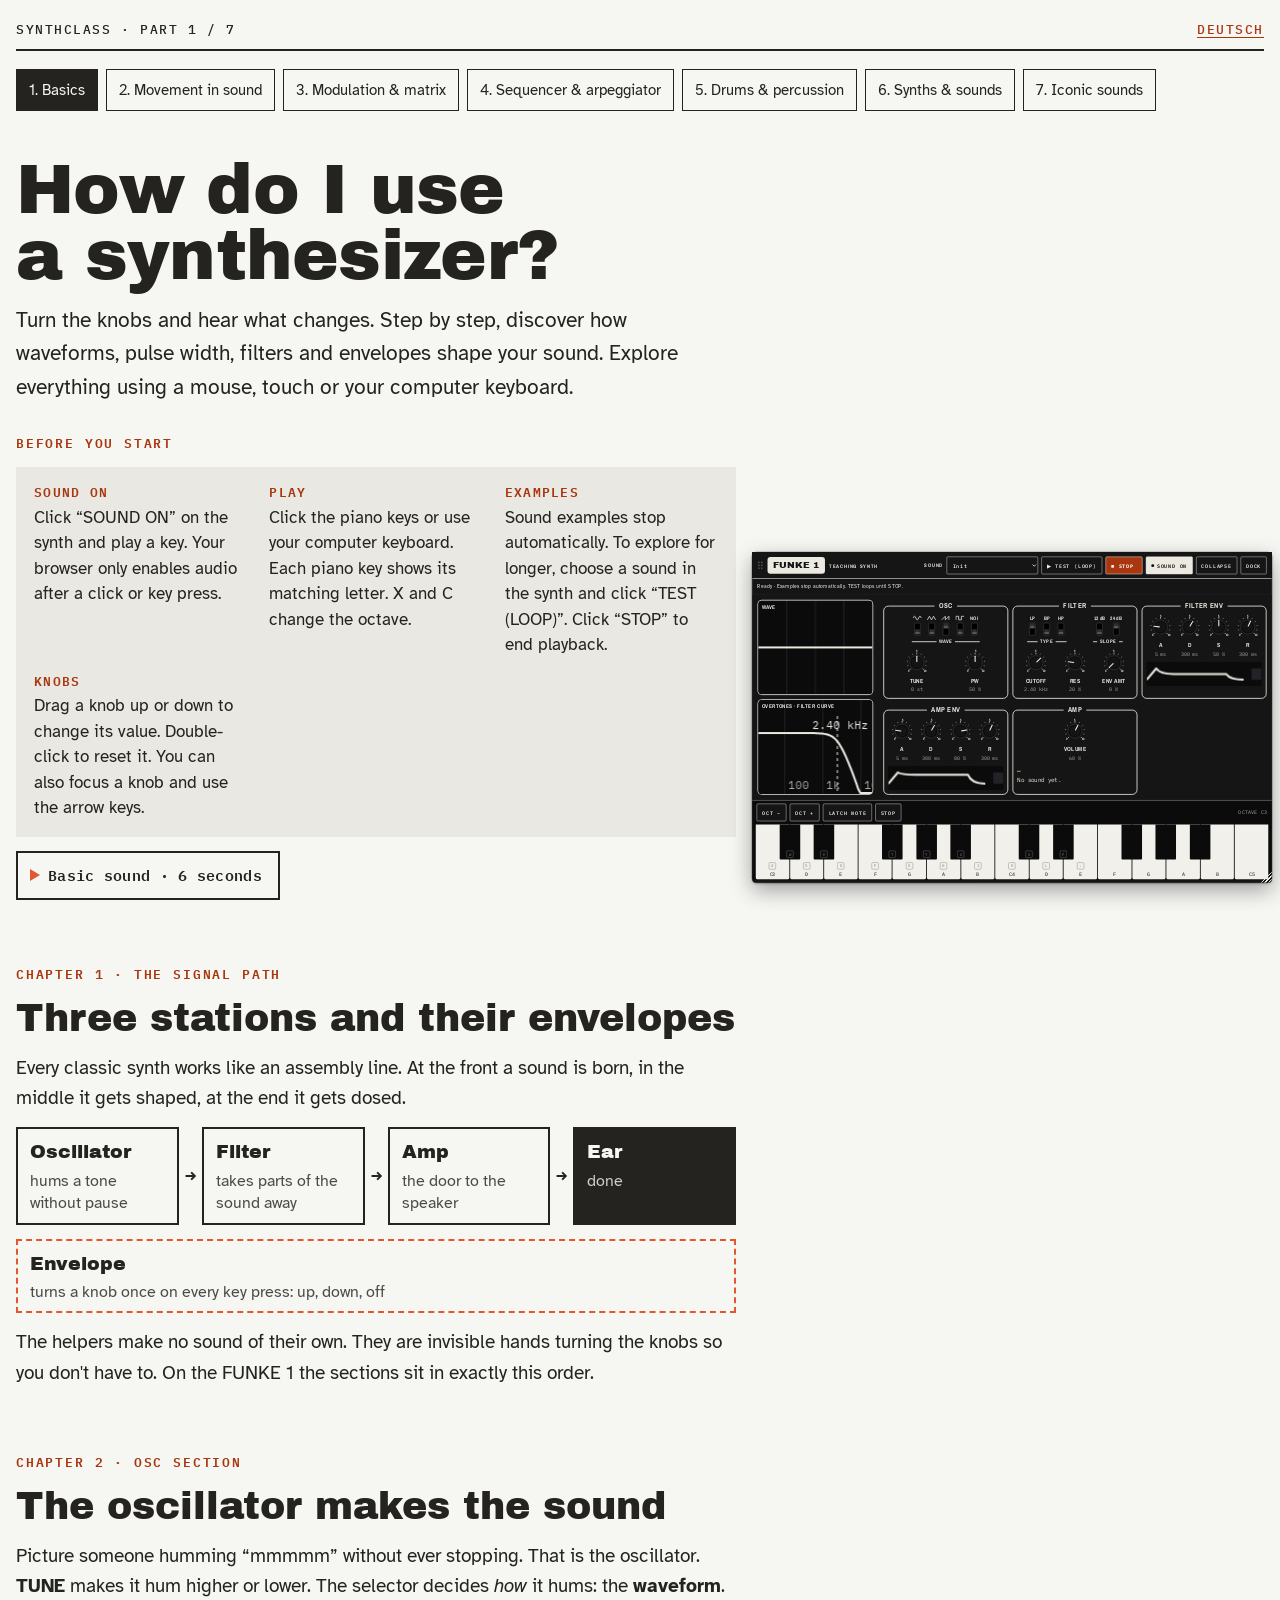
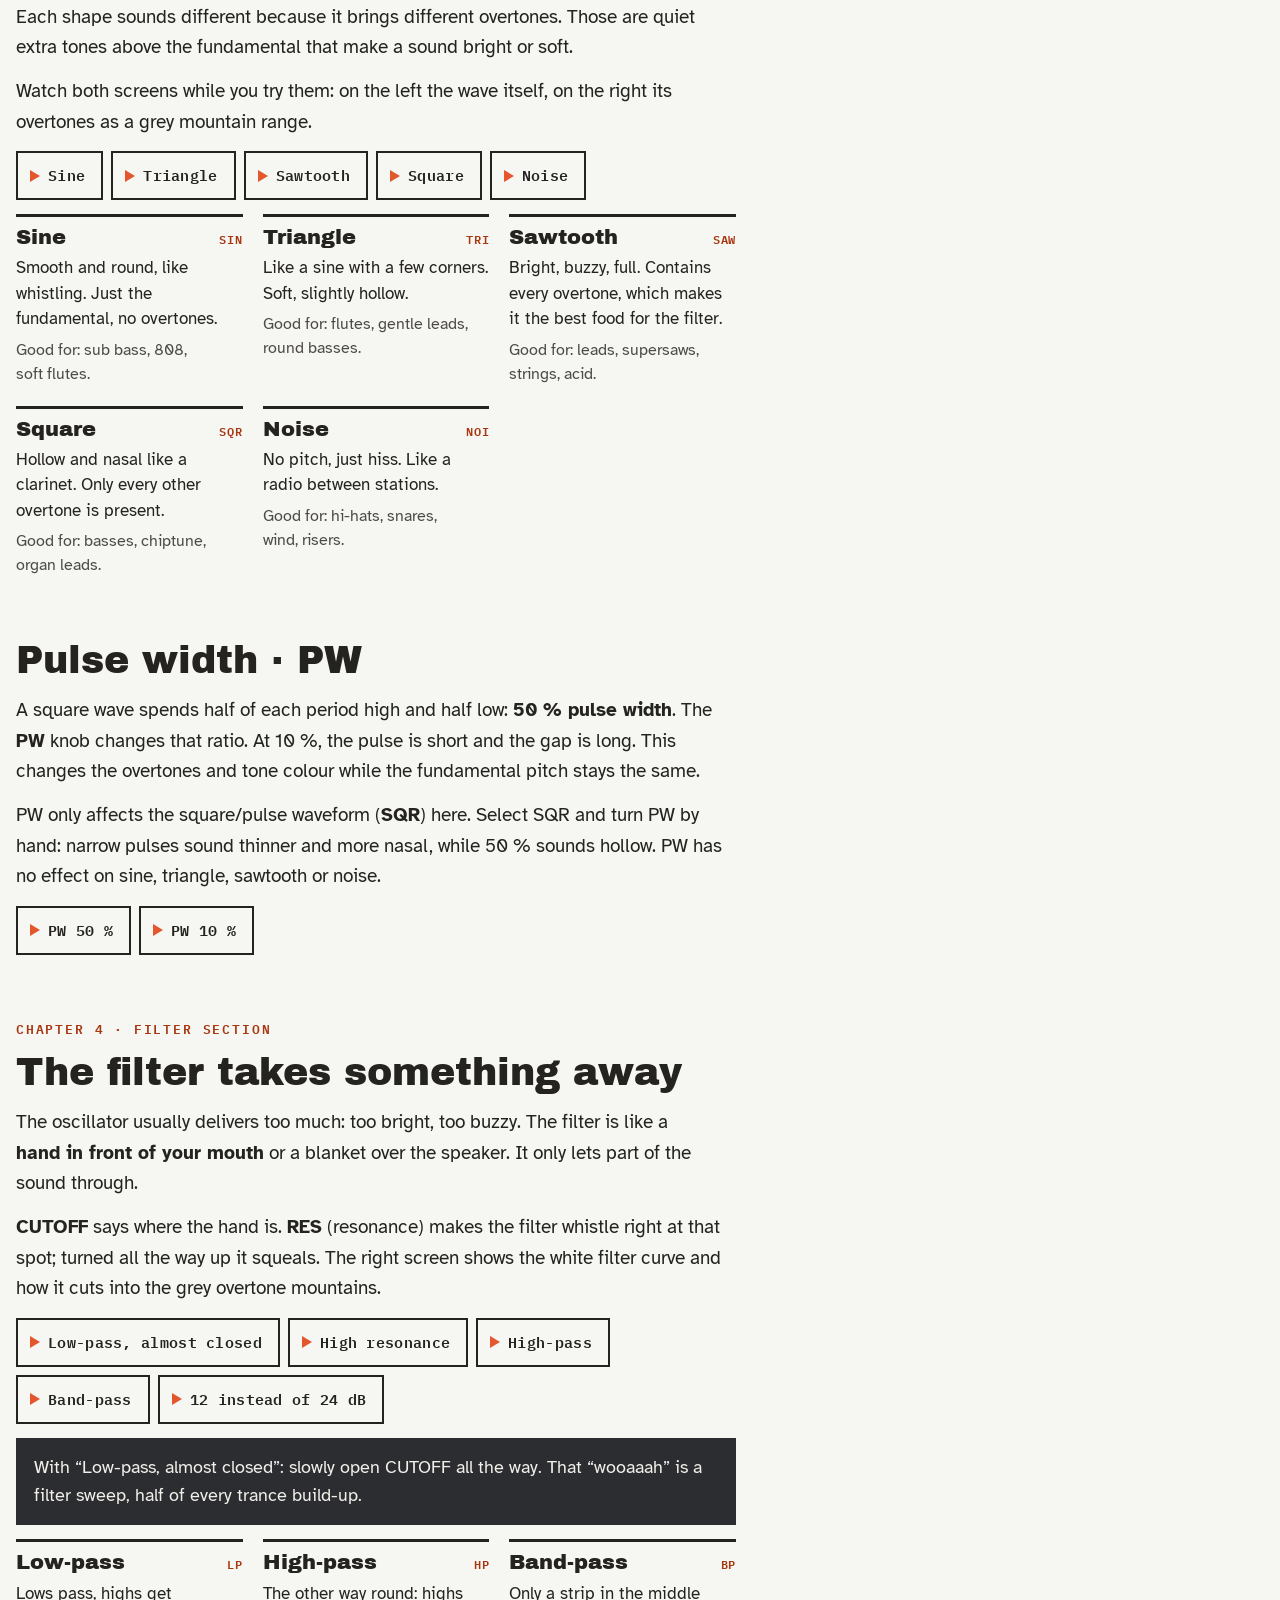
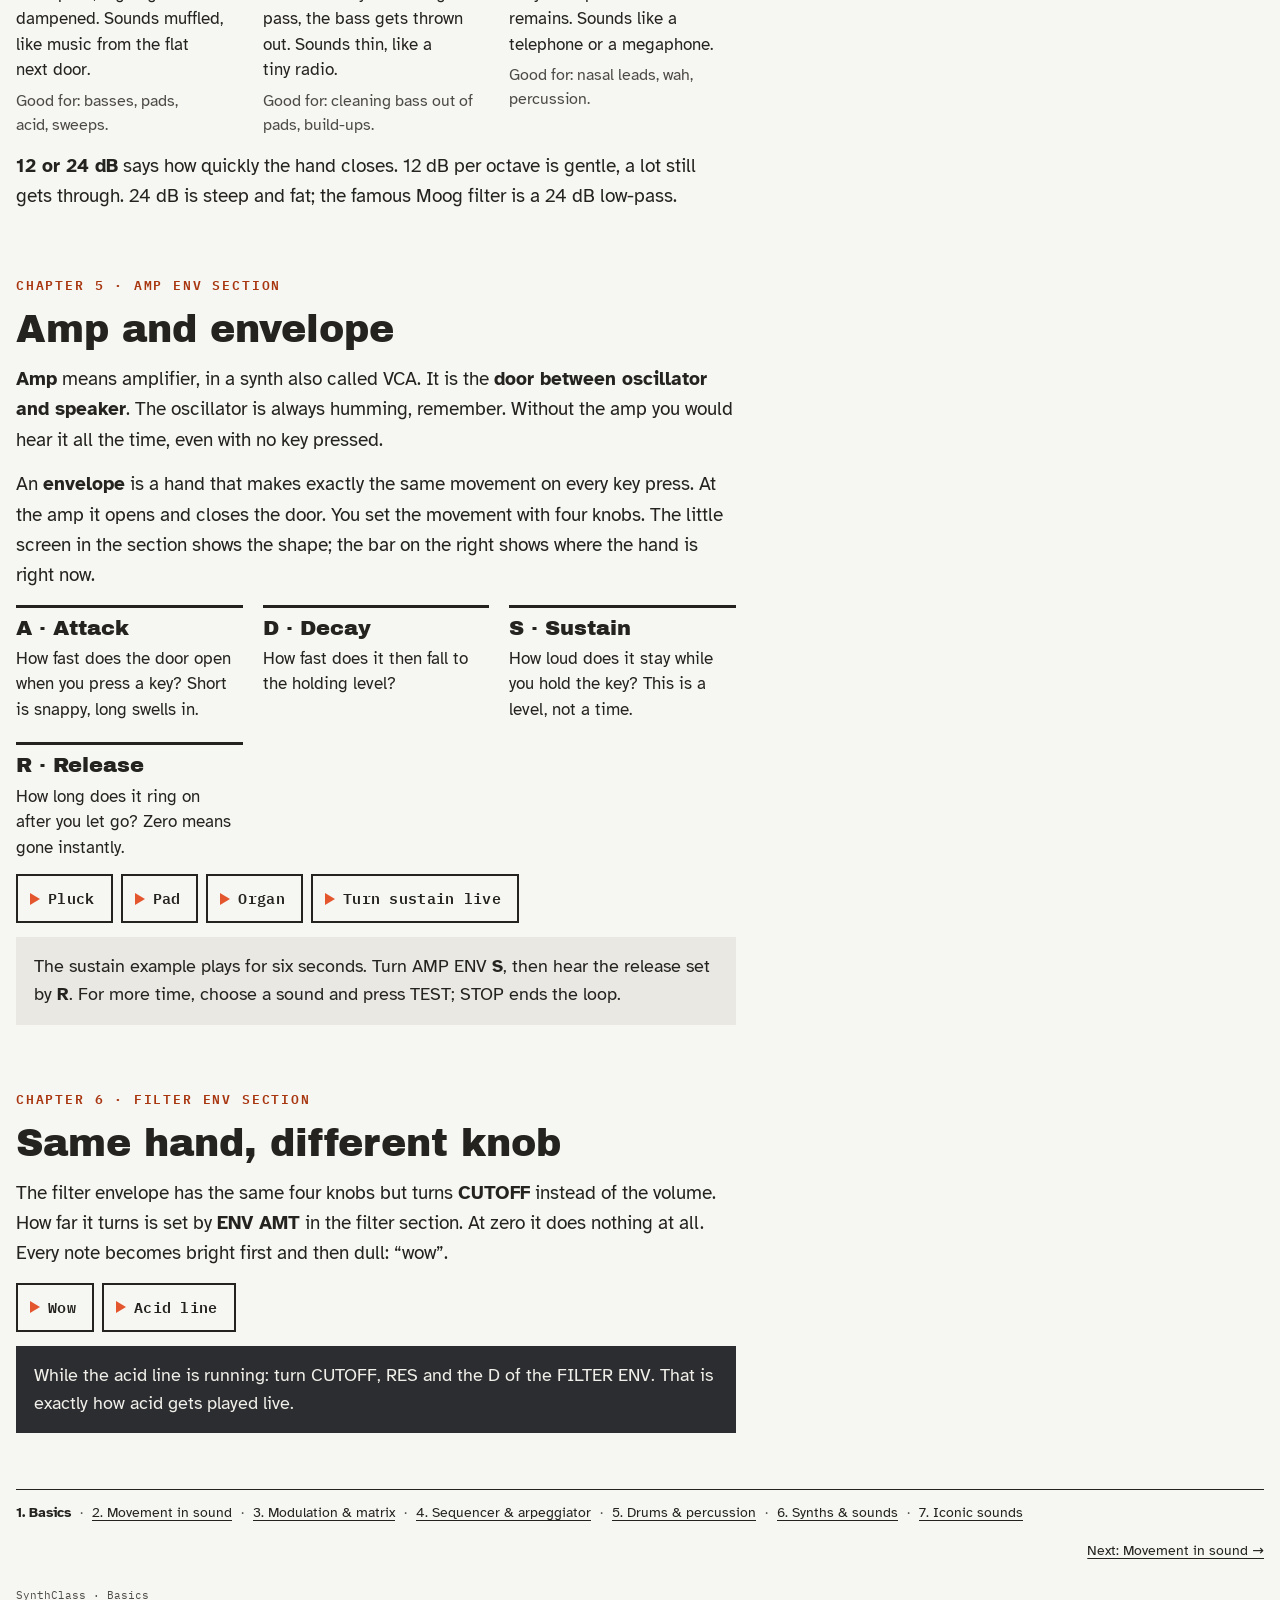
<file: index.html>
<!doctype html>
<html lang="en">
<head>
<meta charset="utf-8">
<meta name="viewport" content="width=device-width, initial-scale=1, viewport-fit=cover">
<title>SynthClass · 1. Basics</title>
<link rel="stylesheet" href="https://fonts.googleapis.com/css2?family=Archivo+Black&family=Atkinson+Hyperlegible:ital,wght@0,400;0,700;1,400&family=IBM+Plex+Mono:wght@400;500;600&family=Archivo+Narrow:wght@600;700&display=swap">
<style>
/* Layout: Lehrtext links zum Lesen, spielbarer Synth rechts klebend daneben; mobil steht der Synth oben. */
:root{
  --paper:#F6F6F3; --ink:#24231F; --muted:#4D4B45; --surface:#E9E8E3; --rule:#24231F;
  --accent:#E4572E; --accent-ink:#A8360F; --blue:#1F4FBF;
  --note-dark-bg:#2C2D30; --note-dark-fg:#F1EFE9;
  --panel:#24262A; --panel-2:#2D2F34; --panel-line:#3A3C42; --panel-edge:#15161A;
  --panel-text:#F5F3EE; --panel-label:#DAD7CF; --panel-dim:#B0ACA3; --panel-accent:#FFA27A; --panel-print:#E6E1D3;
  --knob-face:#33353A; --knob-track:#4A4C53; --led-off:#4A4C53; --led-on:#FF6A3D;
  --scope-bg:#17181B; --scope-grid:#2C2E33; --scope-line:#FF7A50; --curve:#9DB4F0; --spec:#5A5D65;
  --key-white:#ECEAE3; --key-white-ink:#55534D; --key-black:#141416; --key-bed:#0E0F11; --key-down:#FF6A3D;
  --f-display:'Archivo Black','Arial Black',Impact,sans-serif;
  --f-body:'Atkinson Hyperlegible',system-ui,-apple-system,'Segoe UI',sans-serif;
  --f-mono:'IBM Plex Mono',ui-monospace,'SFMono-Regular',Menlo,Consolas,monospace;
}
@media (prefers-color-scheme: dark){
  :root:not([data-theme="light"]){
    --paper:#1B1C1F; --ink:#E7E5DF; --muted:#BAB6AD; --surface:#26272B; --rule:#E7E5DF;
    --accent:#F0703F; --accent-ink:#FF9B70; --blue:#9DB4F0; --panel-edge:#45474D;
    --note-dark-bg:#33353A; --note-dark-fg:#F1EFE9; color-scheme:dark;
  }
}
:root[data-theme="dark"]{
  --paper:#1B1C1F; --ink:#E7E5DF; --muted:#BAB6AD; --surface:#26272B; --rule:#E7E5DF;
  --accent:#F0703F; --accent-ink:#FF9B70; --blue:#9DB4F0; --panel-edge:#45474D;
  --note-dark-bg:#33353A; --note-dark-fg:#F1EFE9; color-scheme:dark;
}
*{box-sizing:border-box}
body{background:var(--paper);color:var(--ink);font-family:var(--f-body);font-size:19px;line-height:1.6;
  padding-left:max(16px,env(safe-area-inset-left,0px));padding-right:max(16px,env(safe-area-inset-right,0px));padding-block:0 56px}
.page{max-width:1380px;margin:0 auto}
.top{display:flex;justify-content:space-between;align-items:baseline;gap:8px 16px;flex-wrap:wrap;border-bottom:2px solid var(--rule);padding:20px 0 8px;font-family:var(--f-mono);font-size:13px;letter-spacing:.12em;font-weight:500;text-transform:uppercase}
.hero{padding:28px 0 28px;display:flex;flex-direction:column;gap:14px;max-width:780px}
h1{font-family:var(--f-display);font-weight:400;font-size:clamp(38px,6.2vw,70px);line-height:.95;letter-spacing:-.01em;margin:0;text-wrap:balance}
.lead{font-size:21px;max-width:680px;margin:0}
.layout{display:grid;grid-template-columns:minmax(0,1fr);gap:40px}
.synth-col{order:-1;min-width:0}
@media (min-width:1100px){
  body:not(.is-floating) .layout{grid-template-columns:minmax(0,1fr) 620px;align-items:start}
  body:not(.is-floating) .synth-col{order:0;position:sticky;top:calc(env(safe-area-inset-top,0px) + 16px);max-height:calc(100vh - 32px);overflow:auto}
}
body.is-floating .synth-col{display:none}
.synth.floating{position:fixed;z-index:30;width:1240px;transform-origin:0 0;transform:scale(var(--s,1));overflow:visible;box-shadow:0 18px 50px rgba(0,0,0,.35),0 2px 6px rgba(0,0,0,.25)}
.synth.floating .s-head{cursor:grab;position:sticky;top:0;z-index:2}
.synth.floating.dragging .s-head{cursor:grabbing}
.synth.dragging{user-select:none;-webkit-user-select:none}
.grip{display:none;width:14px;height:22px;flex-shrink:0;align-self:center;background-image:radial-gradient(circle,var(--panel-dim) 1.6px,transparent 1.8px);background-size:7px 7px}
.synth.floating .grip{display:block}
.synth.min .secs,.synth.min .kbd{display:none}
.rz{display:none;position:absolute;right:0;bottom:0;width:26px;height:26px;cursor:nwse-resize;touch-action:none;z-index:3;
  background:linear-gradient(135deg,transparent 0 52%,var(--panel-label) 52% 57%,transparent 57% 67%,var(--panel-label) 67% 72%,transparent 72% 82%,var(--panel-label) 82% 87%,transparent 87%)}
.synth.floating .rz{display:block}
.synth.min .s-head{border-bottom:0}
@media (max-width:899px){#dock{display:none}}
/* Breites Fenster: Bildschirme links, Sektionen 3 x 2, flache Tastatur */
@container synth (min-width:1000px){
  .s-main{display:grid;grid-template-columns:minmax(260px,300px) minmax(0,1fr)}
  .synth.min .s-main{display:block}
  .synth.min .s-main .screens{grid-template-columns:1fr 1fr;grid-template-rows:auto;border-right:0}
  .synth.min .s-main .screen{min-height:0}
  .synth.min .s-main .screen canvas{position:static;height:150px}
  .s-main .screens{grid-template-columns:1fr;grid-template-rows:1fr 1fr;border-right:1px solid var(--panel-line)}
  .s-main .screen{min-height:150px}
  .s-main .screen canvas{position:absolute;inset:0;height:100%}
  .s-main .secs{grid-template-columns:repeat(3,minmax(0,1fr));border-top:0}
  .ctl{width:60px}
  .knobs{gap:6px}
  .s-main .sec{padding:18px 10px 10px;gap:10px}
  .keys{height:104px}
  .kbar{padding:6px 10px}
}
.text{display:flex;flex-direction:column;gap:64px;min-width:0;max-width:720px}
.chapter{display:flex;flex-direction:column;gap:14px;scroll-margin-top:24px}
.kicker{font-family:var(--f-mono);font-size:13px;letter-spacing:.14em;font-weight:600;color:var(--accent-ink);text-transform:uppercase}
h2{font-family:var(--f-display);font-weight:400;font-size:38px;line-height:1.05;margin:0;text-wrap:balance}
h3{font-family:var(--f-display);font-weight:400;font-size:21px;line-height:1.15;margin:0}
p{margin:0;text-wrap:pretty}
b{font-weight:700}
.howto{background:var(--surface);padding:16px 18px;display:grid;grid-template-columns:repeat(auto-fit,minmax(180px,1fr));gap:14px 22px;font-size:17px;line-height:1.5}
.howto div{display:flex;flex-direction:column;gap:2px}
.howto .k{font-family:var(--f-mono);font-size:13px;font-weight:600;letter-spacing:.1em;color:var(--accent-ink)}
.tries{display:flex;flex-wrap:wrap;gap:8px}
.try{font-family:var(--f-mono);font-size:15px;font-weight:600;letter-spacing:.02em;padding:10px 16px 10px 12px;min-height:48px;border:2px solid var(--ink);background:var(--paper);color:var(--ink);cursor:pointer;display:inline-flex;align-items:center;gap:8px;border-radius:0}
.try::before{content:"";width:0;height:0;border-left:10px solid var(--accent);border-top:6px solid transparent;border-bottom:6px solid transparent}
.try:hover{background:var(--surface)}
.try.on{background:var(--ink);color:var(--paper)}
.try:focus-visible,.pbtn:focus-visible,.sw button:focus-visible,.key:focus-visible,select:focus-visible{outline:3px solid var(--accent);outline-offset:2px}
.defs{display:grid;grid-template-columns:repeat(auto-fit,minmax(210px,1fr));gap:20px}
.def{border-top:3px solid var(--ink);padding-top:8px;display:flex;flex-direction:column;gap:6px;font-size:17px;line-height:1.5;min-width:0}
.def .head{display:flex;justify-content:space-between;align-items:baseline;gap:8px}
.def .tag{font-family:var(--f-mono);font-size:12px;font-weight:600;color:var(--accent-ink);letter-spacing:.06em}
.def .use{color:var(--muted);font-size:16px}
.note{background:var(--surface);padding:16px 18px;font-size:18px;line-height:1.55}
.note.dark{background:var(--note-dark-bg);color:var(--note-dark-fg)}
.chain{display:flex;flex-wrap:wrap;align-items:stretch;gap:6px}
.chain .box{border:2px solid var(--ink);padding:8px 12px;display:flex;flex-direction:column;gap:2px;min-width:0;flex:1 1 120px}
.chain .box .t{font-family:var(--f-display);font-size:19px}
.chain .box .s{font-size:16px;color:var(--muted);line-height:1.4}
.chain .arr{align-self:center;font-family:var(--f-mono);font-weight:600}
.chain .box.helper{border-style:dashed;border-color:var(--accent)}
.chain .box.ear{background:var(--ink);color:var(--paper)}
.chain .box.ear .s{color:var(--paper);opacity:.8}
.tablewrap{overflow-x:auto}
table{border-collapse:collapse;width:100%;min-width:560px;font-size:17px;line-height:1.45}
th{font-family:var(--f-mono);font-size:12px;letter-spacing:.1em;text-align:left;padding:8px 10px 8px 0;border-bottom:2px solid var(--rule)}
td{padding:8px 10px 8px 0;border-bottom:1px solid var(--muted);vertical-align:top}
td:first-child{font-weight:700;white-space:nowrap}
.recipes{display:grid;grid-template-columns:repeat(auto-fit,minmax(190px,1fr));gap:12px}
.recipe{background:var(--surface);border-top:4px solid var(--ink);padding:12px 14px 14px;display:flex;flex-direction:column;gap:8px;font-size:16px;line-height:1.4}
.recipe .row{display:flex;gap:8px}
.recipe .row span:first-child{width:64px;flex-shrink:0;font-family:var(--f-mono);font-size:12px;font-weight:600;color:var(--accent-ink);padding-top:2px}
.recipe .try{margin-top:6px;align-self:flex-start}
footer.foot{margin-top:56px;border-top:1px solid var(--rule);padding-top:10px;font-family:var(--f-mono);font-size:13px;color:var(--muted);display:flex;justify-content:space-between;gap:8px 16px;flex-wrap:wrap}

/* --- Synth panel (Hardware, immer dunkel) --- */
.synth{background:var(--panel);color:var(--panel-text);border:1px solid var(--panel-edge);border-radius:10px;overflow:hidden;container-type:inline-size;container-name:synth}
.krow{display:flex;gap:10px;align-items:center}
.krow .mini{flex:1;min-width:90px;height:62px}
.s-head{display:flex;align-items:center;justify-content:space-between;gap:10px;padding:10px 12px;background:var(--panel-2);border-bottom:1px solid var(--panel-line);flex-wrap:wrap}
.brand{display:flex;align-items:baseline;gap:10px}
.brand .n{font-family:var(--f-display);font-size:21px;letter-spacing:.08em}
.brand .d{font-family:var(--f-mono);font-size:11px;letter-spacing:.16em;color:var(--panel-dim)}
.s-head .ctrls{display:flex;gap:8px;align-items:center;flex-wrap:wrap}
.pbtn{font-family:var(--f-mono);font-size:13px;font-weight:600;letter-spacing:.08em;background:var(--panel);color:var(--panel-text);border:1px solid var(--panel-line);padding:8px 12px;min-height:42px;cursor:pointer;border-radius:4px;display:inline-flex;align-items:center;gap:6px}
.pbtn:hover{border-color:var(--panel-dim)}
.pbtn[aria-pressed="true"]{background:var(--led-on);color:var(--key-black);border-color:var(--led-on)}
.pbtn.power{background:var(--led-on);color:var(--key-black);border-color:var(--led-on)}
.pbtn.power[aria-pressed="true"]{background:var(--panel);color:var(--panel-text);border-color:var(--panel-line)}
.pbtn .dot{width:7px;height:7px;border-radius:50%;background:currentColor}
.synth select{font-family:var(--f-mono);font-size:13px;font-weight:600;letter-spacing:.06em;background:var(--panel);color:var(--panel-text);border:1px solid var(--panel-line);border-radius:4px;min-height:42px;padding:0 10px}
.screens{display:grid;grid-template-columns:1fr 1fr;gap:1px;background:var(--panel-line)}
@media (max-width:480px){.screens{grid-template-columns:1fr}}
.screen{background:var(--scope-bg);position:relative;min-width:0}
.screen canvas{display:block;width:100%;height:140px}
.screen .lbl{position:absolute;left:8px;top:6px;font-family:var(--f-mono);font-size:11px;letter-spacing:.14em;color:var(--panel-dim);pointer-events:none}
.secs{display:grid;grid-template-columns:repeat(auto-fit,minmax(280px,1fr));gap:22px 10px;padding:22px 12px 12px;background:var(--panel);border-top:1px solid var(--panel-line)}
.sec{border:1.5px solid var(--panel-print);border-radius:6px;padding:18px 12px 12px;display:flex;flex-direction:column;gap:12px;min-width:0}
.sec-name{align-self:flex-start;margin-top:-30px;background:var(--panel-print);color:var(--panel);font-family:var(--f-mono);font-weight:700;font-size:12px;line-height:1.3;letter-spacing:.14em;padding:3px 9px;border-radius:3px}
.swrow{display:flex;gap:6px 14px;flex-wrap:wrap;align-items:flex-start}
.swgrp{display:flex;flex-direction:column;gap:2px;border-radius:4px}
.swgrp .cap{font-family:var(--f-mono);font-size:10px;letter-spacing:.14em;color:var(--panel-dim);padding-left:4px}
.swgrp.hi{box-shadow:0 0 0 2px var(--led-on)}
.sw{display:flex;flex-wrap:wrap;gap:2px}
.sw button{background:none;border:0;padding:6px 6px 6px 5px;display:flex;flex-direction:row;align-items:center;gap:5px;cursor:pointer;color:var(--panel-label);font-family:var(--f-mono);font-size:12px;min-height:34px;border-radius:3px;white-space:nowrap}
.sw button:hover{background:var(--panel-2)}
.sw button .led{flex-shrink:0;width:9px;height:9px;border-radius:50%;background:var(--led-off)}
.sw button[aria-checked="true"]{color:var(--panel-text)}
.sw button[aria-checked="true"] .led{background:var(--led-on);box-shadow:0 0 6px var(--led-on)}
.knobs{display:flex;flex-wrap:wrap;gap:8px 8px}
.ctl{display:flex;flex-direction:column;align-items:center;gap:2px;width:64px}
.knob{width:54px;height:54px;touch-action:none;cursor:ns-resize;border-radius:50%;display:block}
.knob:focus-visible{outline:2px solid var(--led-on);outline-offset:2px}
.ctl .l{font-family:var(--f-mono);font-size:12px;letter-spacing:.06em;color:var(--panel-label);margin-top:4px}
.ctl .v{font-family:var(--f-mono);font-size:11px;color:var(--panel-dim);font-variant-numeric:tabular-nums;white-space:nowrap}
.ctl.hi .l{color:var(--led-on)}
.ctl.hi .knob{box-shadow:0 0 0 3px var(--led-on)}
.mini{display:block;width:100%;height:56px;background:var(--scope-bg);border-radius:3px}
.readout{font-family:var(--f-mono);font-size:14px;line-height:1.5;color:var(--panel-label);font-variant-numeric:tabular-nums}
.readout b{color:var(--panel-text);font-weight:600}
.kbd{background:var(--key-bed);border-top:1px solid var(--panel-line)}
.kbar{display:flex;align-items:center;gap:8px;flex-wrap:wrap;padding:8px 10px}
.kbar .hint{font-family:var(--f-mono);font-size:12px;color:var(--panel-dim);letter-spacing:.06em;margin-left:auto}
.keys{position:relative;height:130px;margin:0 8px 8px;display:flex;gap:2px;touch-action:none;user-select:none;-webkit-user-select:none}
.key{border:0;padding:0;cursor:pointer;font-family:var(--f-mono);font-size:12px;display:flex;flex-direction:column;align-items:center;justify-content:flex-end;gap:5px}
.key .kc{font-size:10px;line-height:15px;min-width:17px;padding:0 3px;border:1px solid currentColor;border-radius:3px;opacity:.7;text-align:center}
.key .nn{font-weight:600;line-height:1}
.key.w{flex:1;background:var(--key-white);color:var(--key-white-ink);border-radius:0 0 3px 3px;padding-bottom:6px;min-width:0}
.key.b{position:absolute;top:0;height:64%;background:var(--key-black);color:var(--panel-dim);border-radius:0 0 2px 2px;padding-bottom:4px;z-index:1}
.key.down{background:var(--key-down);color:var(--key-black)}
.toplinks{display:flex;gap:8px 20px;flex-wrap:wrap}
.top a{color:var(--accent-ink);text-decoration:underline;text-underline-offset:3px}
.navlink{font-family:var(--f-mono);font-size:14px;font-weight:600;color:var(--accent-ink)}
.toast{position:fixed;left:max(16px,env(safe-area-inset-left,0px));right:max(16px,env(safe-area-inset-right,0px));bottom:calc(16px + env(safe-area-inset-bottom,0px));z-index:20;background:var(--panel);color:var(--panel-text);border:1px solid var(--panel-line);padding:10px 12px;display:flex;align-items:center;gap:12px;justify-content:space-between;font-size:17px;max-width:620px;margin:0 auto}
@media (prefers-reduced-motion: reduce){*{scroll-behavior:auto!important}}
/* --- Siebdruck-Look: schwarze Platte, weißer Aufdruck, schwarze Knöpfe --- */
:root{
  --panel:#111214; --panel-2:#111214; --panel-line:#2A2B2F; --panel-edge:#000000;
  --panel-print:#ECE9E1; --panel-label:#ECE9E1; --panel-text:#ECE9E1; --panel-dim:#A9A69E; --panel-accent:#ECE9E1;
  --knob-face:#0B0B0C; --knob-skirt:#26272B; --knob-track:#34363B; --knob-arc:#ECE9E1;
  --led-off:#3A2A24; --scope-bg:#0B0B0C; --scope-grid:#222327;
  --key-white:#F2F0EA; --key-black:#0B0B0C; --key-bed:#0B0B0C;
}
.synth{background:var(--panel)}
.s-head{background:var(--panel);border-bottom:1.5px solid var(--panel-print)}
.brand .n{color:var(--panel-print);letter-spacing:.14em}
.secs,.s-main .secs{background:var(--panel)}
.sec-name{background:var(--panel);color:var(--panel-print);padding:2px 8px;margin-left:-4px}
.sub-name{color:var(--panel-print)}
.screens{gap:10px;padding:12px;background:var(--panel)}
.s-main .screens{border-right:0}
.screen{border:1.5px solid var(--panel-print);border-radius:4px;overflow:hidden}
.pbtn,.sw button,.tog,.synth select,.psel{background:var(--panel);border:1.5px solid var(--panel-print);color:var(--panel-print);box-shadow:none;border-radius:3px}
.pbtn:hover,.sw button:hover,.tog:hover{background:var(--panel-line)}
.sw{gap:6px}
.sw button{color:var(--panel-dim)}
.sw button[aria-checked="true"],.tog[aria-pressed="true"]{color:var(--panel-print)}
.pbtn[aria-pressed="true"]{background:var(--panel-print);color:var(--panel);border-color:var(--panel-print)}
.pbtn.power{background:var(--led-on);color:var(--key-black);border-color:var(--led-on)}
.pbtn.power[aria-pressed="true"]{background:var(--panel);color:var(--panel-print);border-color:var(--panel-print)}
.ctl .l{color:var(--panel-print)}
.kbd{background:var(--key-bed);border-top:1.5px solid var(--panel-print)}
.key.w{background:var(--key-white)}
.key.down,.key.w.down,.key.b.down{background:var(--key-down);color:var(--key-black)}

/* --- Frontplatten-Look: Siebdruck, Skalen, Schiebeschalter --- */
:root{--led-on:#ECE9E1;--key-down:#A8A49B;--scope-line:#ECE9E1;--curve:#ECE9E1;--spec:#3A3B40;--f-narrow:'Archivo Narrow','Arial Narrow',sans-serif;--panel:#151516;--panel-2:#151516;--knob-face:#141415;--knob-skirt:#0C0C0D;--knob-knurl:#5A5B60;--slot:#000000;--slot-edge:#55565B;--thumb-a:#2E2F33;--thumb-b:#55565B}
.synth{background:var(--panel)}
.sec{border:2px solid var(--panel-print);border-radius:12px;padding:20px 12px 12px}
.s-main .sec{padding:20px 10px 10px}
.secs{gap:26px 10px;padding:26px 12px 12px}
.sec-name{align-self:center;margin-top:-33px;margin-left:0;padding:0 10px;background:var(--panel);color:var(--panel-print);font-family:var(--f-narrow);font-weight:700;font-size:17px;letter-spacing:.06em;line-height:1.3;border-radius:0}
.sec-head{justify-content:center;margin-top:-33px}
.sub-name{font-family:var(--f-narrow);font-weight:700;font-size:13px;letter-spacing:.06em}
.brand .n{background:var(--panel-print);color:var(--panel);padding:3px 12px 2px;border-radius:7px;font-size:22px;letter-spacing:.04em}
.brand .d{font-family:var(--f-narrow);font-weight:700;font-size:12px;color:var(--panel-print)}
.s-head{border-bottom:2px solid var(--panel-print)}
.knobs{gap:6px 4px;justify-content:space-around}
.ctl{width:64px}
.knob{width:60px;height:60px;overflow:visible;border-radius:50%}
.knob .num{font-family:var(--f-narrow);font-weight:700;font-size:7.6px;fill:var(--panel-print)}
.knob .hl{opacity:0}
.ctl.hi .knob{box-shadow:none}
.ctl.hi .knob .hl{opacity:1}
.ctl.hi .l{background:var(--panel-print);color:var(--panel);padding:0 5px;border-radius:2px}
.ctl .l{font-family:var(--f-narrow);font-weight:700;font-size:14px;letter-spacing:.04em;margin-top:0;color:var(--panel-print)}
.ctl .v{font-size:11px}
.swrow{gap:8px 18px;justify-content:space-around}
.swgrp{flex-direction:column-reverse;align-items:stretch;gap:4px}
.swgrp .cap{display:flex;align-items:center;gap:6px;font-family:var(--f-narrow);font-weight:700;font-size:12px;letter-spacing:.08em;color:var(--panel-print);padding:0}
.swgrp .cap::before,.swgrp .cap::after{content:"";flex:1;height:1.5px;background:var(--panel-print);min-width:6px}
.swgrp.hi{box-shadow:none}
.swgrp.hi .slot{border-color:var(--led-on);box-shadow:0 0 0 2px var(--led-on)}
.sw{gap:8px;justify-content:center;flex-wrap:wrap}
.sw button,.tog{background:none!important;border:0!important;box-shadow:none!important;transform:none!important;padding:2px!important;min-height:0;min-width:26px;display:flex;flex-direction:column;align-items:center;gap:5px;color:var(--panel-print);cursor:pointer}
.sw button .sl,.tog .sl{font-family:var(--f-narrow);font-weight:700;font-size:12px;letter-spacing:.03em;line-height:13px;white-space:nowrap}
.glyph{width:22px;height:13px;display:block}
.slot{display:block;position:relative;width:15px;height:30px;background:var(--slot);border:1px solid var(--slot-edge);border-radius:3px}
.thumb{position:absolute;left:1px;right:1px;bottom:1px;height:13px;border-radius:2px;background:repeating-linear-gradient(0deg,var(--thumb-a) 0 2px,var(--thumb-b) 2px 3px)}
[aria-checked="true"] .thumb,[aria-pressed="true"] .thumb{bottom:15px}
.sw button:hover .slot,.tog:hover .slot{border-color:var(--panel-print)}
.sw button:focus-visible .slot,.tog:focus-visible .slot{outline:2px solid var(--led-on);outline-offset:2px}
.tog.hi .slot{border-color:var(--led-on);box-shadow:0 0 0 2px var(--led-on)}
.screen{border:2px solid var(--panel-print);border-radius:10px}
.screen .lbl{font-family:var(--f-narrow);font-weight:700;font-size:13px;color:var(--panel-print);letter-spacing:.06em}

</style>
<style>:root{padding-top:env(safe-area-inset-top,0px);padding-bottom:env(safe-area-inset-bottom,0px)}body{margin:0}[hidden]{display:none!important}img{max-width:100%}</style>
<link rel="stylesheet" href="course.css?v=429349cc2f">
</head>
<body data-course="1">
<div class="page">
  <div class="top"><div>SynthClass · Part 1 / 7</div><a href="de/index.html" hreflang="de">Deutsch</a></div><nav aria-label="Course pages" class="course-nav"><a href="index.html" aria-current="page">1. Basics</a><a href="advanced.html">2. Movement in sound</a><a href="modulation.html">3. Modulation & matrix</a><a href="sequencer.html">4. Sequencer & arpeggiator</a><a href="drums.html">5. Drums & percussion</a><a href="sounds.html">6. Synths & sounds</a><a href="iconic.html">7. Iconic sounds</a></nav><header class="hero"><h1>How do I use a synthesizer?</h1><p class="lead">Turn the knobs and hear what changes. Step by step, discover how waveforms, pulse width, filters and envelopes shape your sound. Explore everything using a mouse, touch or your computer keyboard.</p></header>

  <div class="layout">
    <main class="text"><section class="chapter" id="start">
        <div class="kicker">Before you start</div>
        <div class="howto"><div><span class="k">SOUND ON</span>Click “SOUND ON” on the synth and play a key. Your browser only enables audio after a click or key press.</div><div><span class="k">PLAY</span>Click the piano keys or use your computer keyboard. Each piano key shows its matching letter. X and C change the octave.</div><div><span class="k">EXAMPLES</span>Sound examples stop automatically. To explore for longer, choose a sound in the synth and click “TEST (LOOP)”. Click “STOP” to end playback.</div><div><span class="k">KNOBS</span>Drag a knob up or down to change its value. Double-click to reset it. You can also focus a knob and use the arrow keys.</div></div>
        <div class="tries"><button class="try" data-lesson="init">Basic sound · 6 seconds</button></div>
      </section>
<section class="chapter" id="path">
        <div class="kicker">Chapter 1 · The signal path</div>
        <h2>Three stations and their envelopes</h2>
        <p>Every classic synth works like an assembly line. At the front a sound is born, in the middle it gets shaped, at the end it gets dosed.</p>
        <div class="chain">
          <div class="box"><span class="t">Oscillator</span><span class="s">hums a tone without pause</span></div>
          <span class="arr">→</span>
          <div class="box"><span class="t">Filter</span><span class="s">takes parts of the sound away</span></div>
          <span class="arr">→</span>
          <div class="box"><span class="t">Amp</span><span class="s">the door to the speaker</span></div>
          <span class="arr">→</span>
          <div class="box ear"><span class="t">Ear</span><span class="s">done</span></div>
        </div>
        <div class="chain">
          <div class="box helper"><span class="t">Envelope</span><span class="s">turns a knob once on every key press: up, down, off</span></div>

        </div>
        <p>The helpers make no sound of their own. They are invisible hands turning the knobs so you don't have to. On the FUNKE 1 the sections sit in exactly this order.</p>
      </section>
<section class="chapter" id="osc">
        <div class="kicker">Chapter 2 · OSC section</div>
        <h2>The oscillator makes the sound</h2>
        <p>Picture someone humming “mmmmm” without ever stopping. That is the oscillator. <b>TUNE</b> makes it hum higher or lower. The selector decides <i>how</i> it hums: the <b>waveform</b>. Each shape sounds different because it brings different overtones. Those are quiet extra tones above the fundamental that make a sound bright or soft.</p>
        <p>Watch both screens while you try them: on the left the wave itself, on the right its overtones as a grey mountain range.</p>
        <div class="tries">
          <button class="try" data-lesson="w_sin">Sine</button>
          <button class="try" data-lesson="w_tri">Triangle</button>
          <button class="try" data-lesson="w_saw">Sawtooth</button>
          <button class="try" data-lesson="w_sqr">Square</button>
          <button class="try" data-lesson="w_noi">Noise</button>
        </div>
        <div class="defs">
          <div class="def"><div class="head"><h3>Sine</h3><span class="tag">SIN</span></div><p>Smooth and round, like whistling. Just the fundamental, no overtones.</p><p class="use">Good for: sub bass, 808, soft flutes.</p></div>
          <div class="def"><div class="head"><h3>Triangle</h3><span class="tag">TRI</span></div><p>Like a sine with a few corners. Soft, slightly hollow.</p><p class="use">Good for: flutes, gentle leads, round basses.</p></div>
          <div class="def"><div class="head"><h3>Sawtooth</h3><span class="tag">SAW</span></div><p>Bright, buzzy, full. Contains every overtone, which makes it the best food for the filter.</p><p class="use">Good for: leads, supersaws, strings, acid.</p></div>
          <div class="def"><div class="head"><h3>Square</h3><span class="tag">SQR</span></div><p>Hollow and nasal like a clarinet. Only every other overtone is present.</p><p class="use">Good for: basses, chiptune, organ leads.</p></div>
          <div class="def"><div class="head"><h3>Noise</h3><span class="tag">NOI</span></div><p>No pitch, just hiss. Like a radio between stations.</p><p class="use">Good for: hi-hats, snares, wind, risers.</p></div>
        </div>
      </section><section class="chapter" id="pw"><h2>Pulse width · PW</h2><p>A square wave spends half of each period high and half low: <b>50 % pulse width</b>. The <b>PW</b> knob changes that ratio. At 10 %, the pulse is short and the gap is long. This changes the overtones and tone colour while the fundamental pitch stays the same.</p><p>PW only affects the square/pulse waveform (<b>SQR</b>) here. Select SQR and turn PW by hand: narrow pulses sound thinner and more nasal, while 50 % sounds hollow. PW has no effect on sine, triangle, sawtooth or noise.</p><div class="tries"><button class="try" data-lesson="pw50">PW 50 %</button><button class="try" data-lesson="pw10">PW 10 %</button></div></section>
<section class="chapter" id="filter">
        <div class="kicker">Chapter 4 · FILTER section</div>
        <h2>The filter takes something away</h2>
        <p>The oscillator usually delivers too much: too bright, too buzzy. The filter is like a <b>hand in front of your mouth</b> or a blanket over the speaker. It only lets part of the sound through.</p>
        <p><b>CUTOFF</b> says where the hand is. <b>RES</b> (resonance) makes the filter whistle right at that spot; turned all the way up it squeals. The right screen shows the white filter curve and how it cuts into the grey overtone mountains.</p>
        <div class="tries">
          <button class="try" data-lesson="f_lp">Low-pass, almost closed</button>
          <button class="try" data-lesson="f_res">High resonance</button>
          <button class="try" data-lesson="f_hp">High-pass</button>
          <button class="try" data-lesson="f_bp">Band-pass</button>
          <button class="try" data-lesson="f_12">12 instead of 24 dB</button>
        </div>
        <p class="note dark">With “Low-pass, almost closed”: slowly open CUTOFF all the way. That “wooaaah” is a filter sweep, half of every trance build-up.</p>
        <div class="defs">
          <div class="def"><div class="head"><h3>Low-pass</h3><span class="tag">LP</span></div><p>Lows pass, highs get dampened. Sounds muffled, like music from the flat next door.</p><p class="use">Good for: basses, pads, acid, sweeps.</p></div>
          <div class="def"><div class="head"><h3>High-pass</h3><span class="tag">HP</span></div><p>The other way round: highs pass, the bass gets thrown out. Sounds thin, like a tiny radio.</p><p class="use">Good for: cleaning bass out of pads, build-ups.</p></div>
          <div class="def"><div class="head"><h3>Band-pass</h3><span class="tag">BP</span></div><p>Only a strip in the middle remains. Sounds like a telephone or a megaphone.</p><p class="use">Good for: nasal leads, wah, percussion.</p></div>
        </div>
        <p><b>12 or 24 dB</b> says how quickly the hand closes. 12 dB per octave is gentle, a lot still gets through. 24 dB is steep and fat; the famous Moog filter is a 24 dB low-pass.</p>
      </section>
<section class="chapter" id="amp">
        <div class="kicker">Chapter 5 · AMP ENV section</div>
        <h2>Amp and envelope</h2>
        <p><b>Amp</b> means amplifier, in a synth also called VCA. It is the <b>door between oscillator and speaker</b>. The oscillator is always humming, remember. Without the amp you would hear it all the time, even with no key pressed.</p>
        <p>An <b>envelope</b> is a hand that makes exactly the same movement on every key press. At the amp it opens and closes the door. You set the movement with four knobs. The little screen in the section shows the shape; the bar on the right shows where the hand is right now.</p>
        <div class="defs">
          <div class="def"><div class="head"><h3>A · Attack</h3></div><p>How fast does the door open when you press a key? Short is snappy, long swells in.</p></div>
          <div class="def"><div class="head"><h3>D · Decay</h3></div><p>How fast does it then fall to the holding level?</p></div>
          <div class="def"><div class="head"><h3>S · Sustain</h3></div><p>How loud does it stay while you hold the key? This is a level, not a time.</p></div>
          <div class="def"><div class="head"><h3>R · Release</h3></div><p>How long does it ring on after you let go? Zero means gone instantly.</p></div>
        </div>
        <div class="tries">
          <button class="try" data-lesson="e_pluck">Pluck</button>
          <button class="try" data-lesson="e_pad">Pad</button>
          <button class="try" data-lesson="e_organ">Organ</button>
          <button class="try" data-lesson="e_sus">Turn sustain live</button>
        </div>
        <p class="note">The sustain example plays for six seconds. Turn AMP ENV <b>S</b>, then hear the release set by <b>R</b>. For more time, choose a sound and press TEST; STOP ends the loop.</p>
      </section>
<section class="chapter" id="fenv">
        <div class="kicker">Chapter 6 · FILTER ENV section</div>
        <h2>Same hand, different knob</h2>
        <p>The filter envelope has the same four knobs but turns <b>CUTOFF</b> instead of the volume. How far it turns is set by <b>ENV AMT</b> in the filter section. At zero it does nothing at all. Every note becomes bright first and then dull: “wow”.</p>
        <div class="tries">
          <button class="try" data-lesson="fe_wauw">Wow</button>
          <button class="try" data-lesson="fe_acid">Acid line</button>
        </div>
        <p class="note dark">While the acid line is running: turn CUTOFF, RES and the D of the FILTER ENV. That is exactly how acid gets played live.</p>
      </section></main>

    <aside class="synth-col" aria-label="Playable synthesizer FUNKE 1">
      <div class="synth" id="synth">
        <div class="s-head">
          <div class="brand"><span class="grip" aria-hidden="true" title="Drag to move"></span><span class="n">FUNKE 1</span><span class="d">TEACHING SYNTH</span></div>
          <div class="ctrls">
            <label for="preset" class="brand"><span class="d">SOUND</span></label>
            <select id="preset"><option value="init">Init</option><option value="fe_acid">Acid line</option><option value="e_pad">Soft pad</option><option value="e_pluck">Pluck</option><option value="pw10">Pulse wave · PW 10 %</option></select>
            <button class="pbtn" id="previewTest" aria-pressed="false">▶ TEST (LOOP)</button><button class="pbtn preview-stop" id="previewStop">■ STOP</button><button class="pbtn power" id="power" aria-pressed="false"><span class="dot"></span><span id="powerLbl">SOUND ON</span></button>
            <button class="pbtn" id="minimize" aria-expanded="true" aria-controls="synth">COLLAPSE</button>
            <button class="pbtn" id="dock">DOCK</button>
          </div>
        </div>
        <p class="playback-status" id="playbackStatus" role="status">Ready · Examples stop automatically. TEST loops until STOP.</p><div class="s-main">
        <div class="screens">
          <div class="screen"><canvas id="scope" aria-label="Oscilloscope: shows the output waveform"></canvas><span class="lbl">WAVE</span></div>
          <div class="screen"><canvas id="spec" aria-label="Overtones and filter curve"></canvas><span class="lbl">OVERTONES · <span style="color:var(--curve)">FILTER CURVE</span></span></div>
        </div>
        <div class="secs" id="secs"></div>
        </div>
        <div class="kbd">
          <div class="kbar">
            <button class="pbtn" id="octDown" aria-label="Octave down">OCT −</button>
            <button class="pbtn" id="octUp" aria-label="Octave up">OCT +</button>
            <button class="pbtn" id="hold" aria-pressed="false" title="Latch manually played notes until clicked again.">LATCH NOTE</button>
            <button class="pbtn" id="stop">STOP</button>
            <span class="hint" id="octLbl">OCTAVE C3</span>
          </div>
          <div class="keys" id="keys"></div>
        </div>
        <div class="rz" id="rz" title="Drag to scale (double-click: default size)"></div>
      </div>
    </aside>
  </div>

  <footer class="foot course-footer"><nav class="course-bottom" aria-label="Course navigation at the end of the page"><div class="course-bottom-links"><a href="index.html" aria-current="page">1. Basics</a> <span aria-hidden="true">·</span> <a href="advanced.html">2. Movement in sound</a> <span aria-hidden="true">·</span> <a href="modulation.html">3. Modulation & matrix</a> <span aria-hidden="true">·</span> <a href="sequencer.html">4. Sequencer & arpeggiator</a> <span aria-hidden="true">·</span> <a href="drums.html">5. Drums & percussion</a> <span aria-hidden="true">·</span> <a href="sounds.html">6. Synths & sounds</a> <span aria-hidden="true">·</span> <a href="iconic.html">7. Iconic sounds</a></div><div class="course-bottom-adjacent"><a rel="next" href="advanced.html">Next: Movement in sound →</a></div></nav><small>SynthClass · Basics</small></footer>
</div>

<div class="toast" id="toast" hidden><span id="toastText">Playing. The controls in the synth are marked.</span><button class="pbtn" id="toastGo">TO THE SYNTH</button></div>

<script>
(function(){
'use strict';
// ---------- Parameter ----------
const pct=v=>Math.round(v*100)+' %';
const hz=v=>v<1000?(v<10?v.toFixed(2):v<100?v.toFixed(1):Math.round(v))+' Hz':(v/1000).toFixed(v<10000?2:1)+' kHz';
const sec=v=>v<1?Math.round(v*1000)+' ms':v.toFixed(2)+' s';
const PARAMS={
  tune:{label:'TUNE',aria:'Pitch',min:-12,max:12,step:1,def:0,fmt:v=>(v>0?'+':'')+v+' st'},
  pw:{label:'PW',aria:'Pulse width',min:.05,max:.95,def:.5,fmt:pct},
  fm:{label:'FM AMT',aria:'FM amount',min:0,max:1,def:0,fmt:pct},
  lfoRate:{label:'RATE',aria:'LFO rate',min:.1,max:20,exp:1,def:3,fmt:hz},
  lfoAmt:{label:'AMT',aria:'LFO amount',min:0,max:1,def:0,fmt:pct},
  cutoff:{label:'CUTOFF',aria:'Filter Cutoff',min:40,max:18000,exp:1,def:2400,fmt:hz},
  res:{label:'RES',aria:'Filter resonance',min:0,max:1,def:.2,fmt:pct},
  envAmt:{label:'ENV AMT',aria:'Filter envelope amount',min:0,max:1,def:0,fmt:pct},
  fa:{label:'A',aria:'Filter envelope attack',min:.001,max:4,exp:1,def:.005,fmt:sec},
  fd:{label:'D',aria:'Filter envelope decay',min:.005,max:4,exp:1,def:.3,fmt:sec},
  fs:{label:'S',aria:'Filter envelope sustain',min:0,max:1,def:.5,fmt:pct},
  fr:{label:'R',aria:'Filter envelope release',min:.005,max:5,exp:1,def:.3,fmt:sec},
  aa:{label:'A',aria:'Amp envelope attack',min:.001,max:4,exp:1,def:.005,fmt:sec},
  ad:{label:'D',aria:'Amp envelope decay',min:.005,max:4,exp:1,def:.3,fmt:sec},
  as:{label:'S',aria:'Amp envelope sustain',min:0,max:1,def:.8,fmt:pct},
  ar:{label:'R',aria:'Amp envelope release',min:.005,max:5,exp:1,def:.3,fmt:sec},
  vol:{label:'VOLUME',aria:'Volume',min:0,max:1,def:.6,fmt:pct}
};
const SWITCHES={
  wave:{cap:'WAVE',opts:[['sin','SIN'],['tri','TRI'],['saw','SAW'],['sqr','SQR'],['noi','NOI']],def:'saw'},
  ratio:{cap:'FM RATIO',opts:[['1','1:1'],['2','1:2'],['3','1:3'],['1.41','1:1,41']],def:'1'},
  lfoShape:{cap:'SHAPE',opts:[['sin','SIN'],['tri','TRI'],['sqr','SQR'],['sh','S&H']],def:'tri'},
  lfoDest:{cap:'DEST',opts:[['pitch','PITCH'],['amp','AMP'],['cut','CUT'],['pw','PW']],def:'cut'},
  mode:{cap:'TYPE',opts:[['lp','LP'],['bp','BP'],['hp','HP']],def:'lp'},
  slope:{cap:'SLOPE',opts:[['12','12 dB'],['24','24 dB']],def:'24'}
};
const LAYOUT=[
  {name:'OSC',sw:['wave'],knobs:['tune','pw']},
  {name:'FILTER',sw:['mode','slope'],knobs:['cutoff','res','envAmt']},
  {name:'FILTER ENV',knobs:['fa','fd','fs','fr'],mini:'fenv'},
  {name:'AMP ENV',knobs:['aa','ad','as','ar'],mini:'aenv'},
  {name:'AMP',knobs:['vol'],readout:true}
];
const INIT={};
for(const k in PARAMS)INIT[k]=PARAMS[k].def;
for(const k in SWITCHES)INIT[k]=SWITCHES[k].def;
const P=Object.assign({},INIT);

const LESSONS={
  init:{"p":{"wave":"saw","tune":0,"cutoff":18000,"res":0,"envAmt":0,"fm":0,"lfoAmt":0,"aa":0.001,"ad":0.3,"as":1,"ar":0.03},"hi":[],"play":{"hold":45}},
  w_sin:{p:{wave:'sin',cutoff:18000,res:0},hi:['wave'],play:{hold:57}},
  w_tri:{p:{wave:'tri',cutoff:18000,res:0},hi:['wave'],play:{hold:57}},
  w_saw:{p:{wave:'saw',cutoff:18000,res:0},hi:['wave'],play:{hold:57}},
  w_sqr:{p:{wave:'sqr',cutoff:18000,res:0},hi:['wave'],play:{hold:57}},
  w_noi:{p:{wave:'noi',cutoff:18000,res:0},hi:['wave'],play:{hold:57}},
  pw50:{p:{wave:'sqr',pw:.5,cutoff:18000,res:0},hi:['pw'],play:{hold:45}},
  pw10:{p:{wave:'sqr',pw:.1,cutoff:18000,res:0},hi:['pw'],play:{hold:45}},
  f_lp:{p:{wave:'saw',mode:'lp',cutoff:220,res:.25},hi:['cutoff'],play:{hold:40}},
  f_res:{p:{wave:'saw',mode:'lp',cutoff:700,res:.85},hi:['res','cutoff'],play:{hold:40}},
  f_hp:{p:{wave:'saw',mode:'hp',cutoff:1500,res:.3},hi:['mode','cutoff'],play:{hold:40}},
  f_bp:{p:{wave:'saw',mode:'bp',cutoff:1000,res:.6},hi:['mode','cutoff','res'],play:{hold:40}},
  f_12:{p:{wave:'saw',mode:'lp',slope:'12',cutoff:500,res:.2},hi:['slope'],play:{hold:40}},
  e_pluck:{p:{aa:.005,ad:.35,as:0,ar:.2,cutoff:3000},hi:['aa','ad','as','ar'],play:{seq:[57,60,64,69],step:.38,gate:.25}},
  e_pad:{p:{wave:'sqr',aa:1.3,ad:.6,as:.85,ar:1.8,cutoff:1600,res:.1},hi:['aa','as','ar'],play:{once:52,len:2.8}},
  e_organ:{p:{wave:'sqr',pw:.5,aa:.006,ad:.01,as:1,ar:.03,cutoff:4000,res:0},hi:['aa','ad','as','ar'],play:{seq:[60,64,67,72],step:.32,gate:.28}},
  e_sus:{p:{as:.3,ad:.4},hi:['as'],play:{hold:52}},
  fe_wauw:{p:{wave:'saw',cutoff:150,res:.45,envAmt:.7,fa:.003,fd:.5,fs:.05,fr:.3},hi:['envAmt','fd','cutoff'],play:{seq:[45,45,52,45],step:.55,gate:.35}},
  fe_acid:{p:{wave:'saw',cutoff:110,res:.78,envAmt:.75,fa:.004,fd:.17,fs:0,fr:.08,aa:.006,ad:.3,as:.85,ar:.1,slope:'24'},hi:['cutoff','res','envAmt','fd'],play:{seq:[36,36,48,36,39,36,43,46,36,36,48,36,39,41,43,36],step:.125,gate:.09,loops:4}},
};

// ---------- UI-Bau ----------
const $=s=>document.querySelector(s);
const secsEl=$('#secs');
const knobEls={}, swEls={}, minis={};
const NS='http://www.w3.org/2000/svg';
const toN=(id,v)=>{const p=PARAMS[id];return p.exp?Math.log(v/p.min)/Math.log(p.max/p.min):(v-p.min)/(p.max-p.min);};
const fromN=(id,n)=>{const p=PARAMS[id];n=Math.max(0,Math.min(1,n));let v=p.exp?p.min*Math.pow(p.max/p.min,n):p.min+n*(p.max-p.min);if(p.step)v=Math.round(v/p.step)*p.step;return v;};
function arcPath(n){
  const a0=-135*Math.PI/180, a1=(-135+270*n)*Math.PI/180, r=19;
  const x0=24+r*Math.sin(a0), y0=24-r*Math.cos(a0), x1=24+r*Math.sin(a1), y1=24-r*Math.cos(a1);
  const large=(270*n)>180?1:0;
  if(n<=0.001)return '';
  return 'M'+x0.toFixed(2)+' '+y0.toFixed(2)+' A'+r+' '+r+' 0 '+large+' 1 '+x1.toFixed(2)+' '+y1.toFixed(2);
}

const GLYPH={sin:'M1 6 Q4 -2 7 6 T13 6 T19 6',tri:'M1 10 L5.5 2 L10 10 L14.5 2 L19 10',saw:'M1 10 L9 2 L9 10 L17 2 L17 10',sqr:'M1 10 L1 2 L7 2 L7 10 L13 10 L13 2 L19 2'};
const GLYPH_IDS=new Set(['wave','lfoShape','w1','w2']);
function knobSvg(bip){
  const s=document.createElementNS(NS,'svg');s.setAttribute('viewBox','0 0 60 60');s.setAttribute('class','knob');
  const mk=(t,a)=>{const e=document.createElementNS(NS,t);for(const k in a)e.setAttribute(k,a[k]);return e;};
  for(let i=0;i<=10;i++){
    const a=(-135+27*i)*Math.PI/180,maj=i%5===0,r1=maj?20:21.5,r2=24;
    s.append(mk('line',{x1:(30+r1*Math.sin(a)).toFixed(2),y1:(30-r1*Math.cos(a)).toFixed(2),x2:(30+r2*Math.sin(a)).toFixed(2),y2:(30-r2*Math.cos(a)).toFixed(2),stroke:'var(--panel-print)','stroke-width':maj?1.6:1.1,class:'tick'}));
    if(maj){const t=mk('text',{x:(30+27.2*Math.sin(a)).toFixed(2),y:(30-27.2*Math.cos(a)+2.6).toFixed(2),'text-anchor':'middle',class:'num'});t.textContent=bip?['−','0','+'][i/5]:String(i);s.append(t);}
  }
  const hl=mk('circle',{cx:30,cy:30,r:19.2,fill:'none',stroke:'var(--led-on)','stroke-width':2.6,class:'hl'});
  const knurl=mk('circle',{cx:30,cy:30,r:16.5,fill:'var(--knob-skirt)',stroke:'var(--knob-knurl)','stroke-width':2,'stroke-dasharray':'1.1 1.5'});
  const cap=mk('circle',{cx:30,cy:30,r:13,fill:'var(--knob-face)'});
  const ptr=mk('line',{x1:30,y1:27,x2:30,y2:14.5,stroke:'var(--panel-print)','stroke-width':2.6,'stroke-linecap':'round'});
  s.append(hl,knurl,cap,ptr);
  return {svg:s,val:mk('path',{}),ptr};
}
function switchFace(b,id,val,lab){
  b.setAttribute('aria-label',lab);
  if(GLYPH_IDS.has(id)&&GLYPH[val]){
    const s=document.createElementNS(NS,'svg');s.setAttribute('viewBox','0 0 20 12');s.setAttribute('class','glyph');s.setAttribute('aria-hidden','true');
    const p=document.createElementNS(NS,'path');p.setAttribute('d',GLYPH[val]);p.setAttribute('fill','none');p.setAttribute('stroke','currentColor');p.setAttribute('stroke-width','1.7');p.setAttribute('stroke-linejoin','round');s.append(p);b.append(s);
  }else{const t=document.createElement('span');t.className='sl';t.textContent=lab;b.append(t);}
  const slot=document.createElement('span');slot.className='slot';const th=document.createElement('span');th.className='thumb';slot.append(th);b.append(slot);
}
function makeKnob(id){
  const p=PARAMS[id];
  const wrap=document.createElement('div');wrap.className='ctl';wrap.dataset.param=id;
  const K=knobSvg(p.bip);const svg=K.svg,val=K.val,ptr=K.ptr;
  svg.setAttribute('tabindex','0');svg.setAttribute('role','slider');svg.setAttribute('aria-label',p.aria);
  svg.setAttribute('aria-valuemin','0');svg.setAttribute('aria-valuemax','100');
  const l=document.createElement('span');l.className='l';l.textContent=p.label;
  const v=document.createElement('span');v.className='v';
  wrap.append(svg,l,v);
  knobEls[id]={wrap,svg,val,ptr,v};
  // Ziehen
  let startY=0,startN=0,drag=false;
  svg.addEventListener('pointerdown',e=>{e.preventDefault();svg.focus();drag=true;startY=e.clientY;startN=toN(id,P[id]);svg.setPointerCapture(e.pointerId);});
  svg.addEventListener('pointermove',e=>{if(!drag)return;const sens=e.shiftKey?800:180;setParam(id,fromN(id,startN+(startY-e.clientY)/sens));});
  const end=()=>{drag=false;};
  svg.addEventListener('pointerup',end);svg.addEventListener('pointercancel',end);
  svg.addEventListener('dblclick',()=>setParam(id,p.def));
  svg.addEventListener('keydown',e=>{
    let n=toN(id,P[id]);const st=p.step?(p.step/(p.max-p.min)):(e.shiftKey?0.1:0.02);
    if(e.key==='ArrowUp'||e.key==='ArrowRight'){n+=st;}else if(e.key==='ArrowDown'||e.key==='ArrowLeft'){n-=st;}
    else if(e.key==='Home'){n=0;}else if(e.key==='End'){n=1;}else return;
    e.preventDefault();e.stopPropagation();setParam(id,fromN(id,n));
  });
  return wrap;
}
function makeSwitch(id){
  const s=SWITCHES[id];
  const g=document.createElement('div');g.className='swgrp';g.dataset.param=id;
  const cap=document.createElement('span');cap.className='cap';cap.textContent=s.cap;cap.id='cap-'+id;
  const row=document.createElement('div');row.className='sw';row.setAttribute('role','radiogroup');row.setAttribute('aria-labelledby','cap-'+id);
  const btns={};
  s.opts.forEach(([val,lab])=>{
    const b=document.createElement('button');b.type='button';b.setAttribute('role','radio');
    switchFace(b,id,val,lab);
    b.addEventListener('click',()=>setSwitch(id,val));
    btns[val]=b;row.append(b);
  });
  g.append(cap,row);
  swEls[id]={g,btns};
  return g;
}
LAYOUT.forEach(sec=>{
  const d=document.createElement('div');d.className='sec';d.dataset.kind=/ENV/.test(sec.name)?'env':/LFO/.test(sec.name)?'lfo':/FILTER/.test(sec.name)?'filter':/AMP/.test(sec.name)?'out':'osc';
  const n=document.createElement('div');n.className='sec-name';n.textContent=sec.name;d.append(n);
  if(sec.sw){const r=document.createElement('div');r.className='swrow';sec.sw.forEach(id=>r.append(makeSwitch(id)));d.append(r);}
  const k=document.createElement('div');k.className='knobs';sec.knobs.forEach(id=>k.append(makeKnob(id)));
  let kr=null;if(sec.miniSide){kr=document.createElement('div');kr.className='krow';kr.append(k);d.append(kr);}else d.append(k);
  if(sec.sw2){const r=document.createElement('div');r.className='swrow';sec.sw2.forEach(id=>r.append(makeSwitch(id)));d.append(r);}
  if(sec.mini){const c=document.createElement('canvas');c.className='mini';c.setAttribute('aria-hidden','true');(kr||d).append(c);minis[sec.mini]=c;}
  if(sec.readout){const r=document.createElement('div');r.className='readout';r.id='readout';r.innerHTML='<b>—</b><br>No sound yet.';d.append(r);}
  secsEl.append(d);
});

function renderKnob(id){
  const e=knobEls[id];if(!e)return;const n=toN(id,P[id]);
  e.val.setAttribute('d',arcPath(n));
  e.ptr.setAttribute('transform','rotate('+(-135+270*n).toFixed(1)+' 30 30)');
  const t=PARAMS[id].fmt(P[id]);e.v.textContent=t;
  e.svg.setAttribute('aria-valuenow',Math.round(n*100));e.svg.setAttribute('aria-valuetext',t);
}
function renderSwitch(id){const e=swEls[id];if(!e)return;for(const v in e.btns)e.btns[v].setAttribute('aria-checked',String(v===P[id]));}
function setParam(id,v){const p=PARAMS[id];v=Math.max(p.min,Math.min(p.max,v));P[id]=v;renderKnob(id);applyAudio(id);}
function setSwitch(id,v){P[id]=v;renderSwitch(id);applyAudio(id);}
function setHi(list){
  document.querySelectorAll('.ctl.hi,.swgrp.hi').forEach(el=>el.classList.remove('hi'));
  list.forEach(id=>{const k=knobEls[id];if(k)k.wrap.classList.add('hi');const s=swEls[id];if(s)s.g.classList.add('hi');});
}
for(const k in PARAMS)renderKnob(k);
for(const k in SWITCHES)renderSwitch(k);

// ---------- Audio ----------
let ac=null; const E={freq:110};
const lfoClock={t:0,p:0,rate:P.lfoRate}; let shVal=0, shTimer=null;
class Env{
  constructor(pre){this.pre=pre;this.state='idle';this.param=null;}
  valueAt(t){
    if(this.state==='idle')return 0;
    if(this.state==='held'){const dt=t-this.t0;if(dt<this.a)return this.v0+(1-this.v0)*dt/this.a;return this.s+(this.vd-this.s)*Math.exp(-(t-this.td)/(this.d/3));}
    const v=this.vr*Math.exp(-(t-this.tr)/(this.r/3));if(v<1e-4){this.state='idle';return 0;}return v;
  }
  trigger(t){
    const v=this.valueAt(t);const pr=this.pre;
    this.v0=v;this.t0=t;this.a=Math.max(pr==='a'?.005:.003,P[pr+'a']);this.d=P[pr+'d'];this.s=P[pr+'s'];this.td=t+this.a;this.vd=1;this.state='held';
    const p=this.param;p.cancelScheduledValues(t);p.setValueAtTime(v,t);p.linearRampToValueAtTime(1,t+this.a);p.setTargetAtTime(this.s,t+this.a,this.d/3);
  }
  release(t){
    if(this.state!=='held')return;const v=this.valueAt(t);this.vr=v;this.tr=t;this.r=Math.max(this.pre==='a'?.06:.01,P[this.pre+'r']);this.state='rel';
    const p=this.param;p.cancelScheduledValues(t);p.setValueAtTime(v,t);p.setTargetAtTime(0,t,this.r/3);
  }
  live(t){
    const pr=this.pre,p=this.param;
    if(this.state==='held'){
      const v=this.valueAt(t);this.d=P[pr+'d'];this.s=P[pr+'s'];
      p.cancelScheduledValues(t);p.setValueAtTime(v,t);
      if(t<this.t0+this.a){p.linearRampToValueAtTime(1,this.t0+this.a);p.setTargetAtTime(this.s,this.t0+this.a,this.d/3);}
      else{this.vd=v;this.td=t;p.setTargetAtTime(this.s,t,this.d/3);}
    }else if(this.state==='rel'){
      const v=this.valueAt(t);this.vr=v;this.tr=t;this.r=Math.max(pr==='a'?.06:.01,P[pr+'r']);p.cancelScheduledValues(t);p.setValueAtTime(v,t);p.setTargetAtTime(0,t,this.r/3);
    }
  }
}
const aenv=new Env('a'), fenv=new Env('f');

const SVF_CODE=`class FunkeSVF extends AudioWorkletProcessor{
  static get parameterDescriptors(){return[
    {name:'cutoff',defaultValue:2400,minValue:10,maxValue:22000,automationRate:'a-rate'},
    {name:'detune',defaultValue:0,minValue:-24000,maxValue:24000,automationRate:'a-rate'},
    {name:'res',defaultValue:0.2,minValue:0,maxValue:1,automationRate:'k-rate'},
    {name:'mode',defaultValue:0,minValue:0,maxValue:2,automationRate:'k-rate'},
    {name:'slope',defaultValue:1,minValue:0,maxValue:1,automationRate:'k-rate'}];}
  constructor(){super();this.a1=0;this.a2=0;this.b1=0;this.b2=0;}
  process(inputs,outputs,p){
    const out=outputs[0]&&outputs[0][0];if(!out)return true;
    const inp=inputs[0]&&inputs[0][0];
    const cut=p.cutoff,det=p.detune,n=out.length;
    const kB=2-1.94*p.res[0],kA=1.41421356,mode=Math.round(p.mode[0]),four=p.slope[0]>0.5;
    const nyq=sampleRate*0.45,w=Math.PI/sampleRate;
    let a1=this.a1,a2=this.a2,b1=this.b1,b2=this.b2;
    for(let i=0;i<n;i++){
      let fc=(cut.length>1?cut[i]:cut[0])*Math.pow(2,(det.length>1?det[i]:det[0])/1200);
      if(fc>nyq)fc=nyq;else if(fc<10)fc=10;
      const g=Math.tan(w*fc);
      let x=inp?inp[i]:0;
      if(four){
        const c1=1/(1+g*(g+kA)),c2=g*c1,c3=g*c2;
        const v3=x-a2,v1=c1*a1+c2*v3,v2=a2+c2*a1+c3*v3;
        a1=2*v1-a1;a2=2*v2-a2;
        x=mode===0?v2:mode===1?v1*kA:x-kA*v1-v2;
      }
      const d1=1/(1+g*(g+kB)),d2=g*d1,d3=g*d2;
      const u3=x-b2,u1=d1*b1+d2*u3,u2=b2+d2*b1+d3*u3;
      b1=2*u1-b1;b2=2*u2-b2;
      out[i]=mode===0?u2:mode===1?u1*kB:x-kB*u1-u2;
    }
    if(!(Math.abs(b1)<1e6&&Math.abs(b2)<1e6&&Math.abs(a1)<1e6&&Math.abs(a2)<1e6)){a1=a2=b1=b2=0;}
    if(Math.abs(a1)<1e-20)a1=0;if(Math.abs(a2)<1e-20)a2=0;if(Math.abs(b1)<1e-20)b1=0;if(Math.abs(b2)<1e-20)b2=0;
    this.a1=a1;this.a2=a2;this.b1=b1;this.b2=b2;
    return true;
  }
}
registerProcessor('funke-svf',FunkeSVF);`;
async function buildAudio(){
  const AC=window.AudioContext||window.webkitAudioContext;
  try{ac=new AC({latencyHint:'interactive'});}catch(e){ac=new AC();}
  ac.resume().catch(()=>{});
  ac.onstatechange=renderPower;
  E.useW=false;
  if(ac.audioWorklet&&window.AudioWorkletNode){
    const urls=[];
    try{urls.push(URL.createObjectURL(new Blob([SVF_CODE],{type:'application/javascript'})));}catch(e){}
    urls.push('data:application/javascript;charset=utf-8,'+encodeURIComponent(SVF_CODE));
    for(const u of urls){try{await ac.audioWorklet.addModule(u);E.useW=true;break;}catch(e){}}
  }
  const g=v=>{const n=ac.createGain();n.gain.value=v;return n;};
  E.osc=ac.createOscillator();E.osc.type='sawtooth';E.osc.frequency.value=E.freq;
  E.mod=ac.createOscillator();E.mod.type='sine';E.modGain=g(0);E.mod.connect(E.modGain);E.modGain.connect(E.osc.frequency);
  E.direct=g(0);E.delay=ac.createDelay(1);E.inv=g(-1);E.pulseSum=g(1);E.pulseOut=g(0);
  E.osc.connect(E.direct);E.osc.connect(E.pulseSum);E.osc.connect(E.delay);E.delay.connect(E.inv);E.inv.connect(E.pulseSum);E.pulseSum.connect(E.pulseOut);
  const nb=ac.createBuffer(1,ac.sampleRate*2,ac.sampleRate);const nd=nb.getChannelData(0);for(let i=0;i<nd.length;i++)nd[i]=Math.random()*2-1;
  E.noise=ac.createBufferSource();E.noise.buffer=nb;E.noise.loop=true;E.noiseGain=g(0);E.noise.connect(E.noiseGain);
  E.mix=g(1);E.direct.connect(E.mix);E.pulseOut.connect(E.mix);E.noiseGain.connect(E.mix);
  if(E.useW){E.filt=new AudioWorkletNode(ac,'funke-svf',{numberOfInputs:1,numberOfOutputs:1,outputChannelCount:[1]});E.fin=E.filt;E.fout=E.filt;E.fdet=[E.filt.parameters.get('detune')];}
  else{E.f1=ac.createBiquadFilter();E.f2=ac.createBiquadFilter();E.f1.connect(E.f2);E.fin=E.f1;E.fout=E.f2;E.fdet=[E.f1.detune,E.f2.detune];}
  E.vca=g(0);E.trem=g(1);E.master=g(.36);
  E.analyser=ac.createAnalyser();E.analyser.fftSize=4096;E.analyser.smoothingTimeConstant=.6;
  E.comp=ac.createDynamicsCompressor();E.comp.threshold.value=-8;E.comp.knee.value=8;E.comp.ratio.value=6;E.comp.attack.value=.004;E.comp.release.value=.2;
  E.mix.connect(E.fin);E.fout.connect(E.vca);E.vca.connect(E.trem);E.trem.connect(E.analyser);E.analyser.connect(E.master);E.master.connect(E.comp);E.comp.connect(ac.destination);
  // Hüllkurven
  aenv.param=E.vca.gain;
  E.envSrc=ac.createConstantSource();E.envSrc.offset.value=0;fenv.param=E.envSrc.offset;
  E.fenvGain=g(0);E.envSrc.connect(E.fenvGain);E.fdet.forEach(d=>E.fenvGain.connect(d));
  // LFO
  E.lfo=ac.createOscillator();E.lfo.frequency.value=P.lfoRate;E.lfoGate=g(1);E.lfo.connect(E.lfoGate);
  E.sh=ac.createConstantSource();E.sh.offset.value=0;E.shGate=g(0);E.sh.connect(E.shGate);
  E.lfoBus=g(1);E.lfoGate.connect(E.lfoBus);E.shGate.connect(E.lfoBus);
  E.lfoPitch=g(0);E.lfoAmp=g(0);E.lfoCut=g(0);E.lfoPw=g(0);
  E.lfoBus.connect(E.lfoPitch);E.lfoPitch.connect(E.osc.detune);
  E.lfoBus.connect(E.lfoAmp);E.lfoAmp.connect(E.trem.gain);
  E.lfoBus.connect(E.lfoCut);E.fdet.forEach(d=>E.lfoCut.connect(d));
  E.lfoBus.connect(E.lfoPw);E.lfoPw.connect(E.delay.delayTime);
  const t=ac.currentTime+0.02;
  [E.osc,E.mod,E.noise,E.envSrc,E.lfo,E.sh].forEach(n=>n.start(t));
  lfoClock.t=t;lfoClock.p=0;lfoClock.rate=P.lfoRate;
  E.ready=true;
  for(const k in SWITCHES)applyAudio(k);
  for(const k in PARAMS)applyAudio(k);
}
function lfoPhase(t){return lfoClock.p+lfoClock.rate*Math.max(0,t-lfoClock.t);}
function lfoValue(t){
  if(P.lfoShape==='sh')return shVal;
  const f=((lfoPhase(t)%1)+1)%1;
  if(P.lfoShape==='sin')return Math.sin(2*Math.PI*f);
  if(P.lfoShape==='tri')return f<.25?4*f:f<.75?2-4*f:4*f-4;
  return f<.5?1:-1;
}
function startSH(){
  stopSH();if(!E.ready)return;
  const tick=()=>{shVal=Math.random()*2-1;E.sh.offset.setValueAtTime(shVal,ac.currentTime);};
  tick();shTimer=setInterval(tick,Math.max(25,1000/P.lfoRate));
}
function stopSH(){if(shTimer){clearInterval(shTimer);shTimer=null;}}
function applyAudio(id){
  if(!ac||!E.ready)return;
  const now=ac.currentTime, tc=.012;
  switch(id){
    case 'wave':{
      const w=P.wave, lv={sin:.8,tri:.8,saw:.55};
      if(w==='sin'||w==='tri'||w==='saw')E.osc.type={sin:'sine',tri:'triangle',saw:'sawtooth'}[w];
      else E.osc.type='sawtooth';
      E.direct.gain.setTargetAtTime(lv[w]||0,now,tc);
      E.pulseOut.gain.setTargetAtTime(w==='sqr'?.42:0,now,tc);
      E.noiseGain.gain.setTargetAtTime(w==='noi'?.35:0,now,tc);
      break;}
    case 'tune': if(cur!=null)setFreq(cur); break;
    case 'pw': updatePW(); break;
    case 'fm': case 'ratio': updateFM(); break;
    case 'lfoShape':
      if(P.lfoShape==='sh'){E.lfoGate.gain.setTargetAtTime(0,now,.005);E.shGate.gain.setTargetAtTime(1,now,.005);startSH();}
      else{stopSH();E.lfo.type={sin:'sine',tri:'triangle',sqr:'square'}[P.lfoShape];E.lfoGate.gain.setTargetAtTime(1,now,.005);E.shGate.gain.setTargetAtTime(0,now,.005);}
      break;
    case 'lfoRate':
      lfoClock.p=lfoPhase(now);lfoClock.t=now;lfoClock.rate=P.lfoRate;
      E.lfo.frequency.setValueAtTime(P.lfoRate,now);
      if(P.lfoShape==='sh')startSH();
      break;
    case 'lfoAmt': case 'lfoDest': routeLfo(); break;
    case 'mode': case 'slope': case 'res':{
      if(E.useW){const pr=E.filt.parameters;pr.get('mode').setValueAtTime({lp:0,bp:1,hp:2}[P.mode],now);pr.get('slope').setValueAtTime(P.slope==='24'?1:0,now);pr.get('res').setTargetAtTime(P.res,now,tc);break;}
      const ty={lp:'lowpass',bp:'bandpass',hp:'highpass'}[P.mode];
      E.f1.type=ty;E.f2.type=P.slope==='24'?ty:'allpass';
      if(P.mode==='bp'){E.f1.Q.setTargetAtTime(.8+P.res*18,now,tc);E.f2.Q.setTargetAtTime(.7+P.res*3,now,tc);}
      else{E.f1.Q.setTargetAtTime(-1+P.res*25,now,tc);E.f2.Q.setTargetAtTime(-3,now,tc);}
      break;}
    case 'cutoff': if(E.useW){E.filt.parameters.get('cutoff').setTargetAtTime(P.cutoff,now,tc);break;} E.f1.frequency.setTargetAtTime(P.cutoff,now,tc);E.f2.frequency.setTargetAtTime(P.cutoff,now,tc); break;
    case 'envAmt': E.fenvGain.gain.setTargetAtTime(P.envAmt*6000,now,tc); break;
    case 'fd': case 'fs': case 'fr': fenv.live(now); break;
    case 'ad': case 'as': case 'ar': aenv.live(now); break;
    case 'vol': E.master.gain.setTargetAtTime(P.vol*P.vol,now,tc); break;
  }
}
function routeLfo(){
  const now=ac.currentTime,tc=.012,a=P.lfoAmt,d=P.lfoDest;
  E.lfoPitch.gain.setTargetAtTime(d==='pitch'?a*a*1200:0,now,tc);
  E.lfoAmp.gain.setTargetAtTime(d==='amp'?a*.5:0,now,tc);
  E.trem.gain.setTargetAtTime(d==='amp'?1-a*.5:1,now,tc);
  E.lfoCut.gain.setTargetAtTime(d==='cut'?a*4800:0,now,tc);
  E.lfoPw.gain.setTargetAtTime(d==='pw'?a*.45/E.freq:0,now,tc);
}
function updatePW(){if(!E.ready)return;E.delay.delayTime.setTargetAtTime(P.pw/E.freq,ac.currentTime,.004);routeLfo();}
function updateFM(){if(!E.ready)return;const r=parseFloat(P.ratio),now=ac.currentTime;E.mod.frequency.setValueAtTime(E.freq*r,now);E.modGain.gain.setTargetAtTime(P.fm*6*E.freq*r,now,.01);}
let cur=null;
const NAMES=['C','C♯','D','D♯','E','F','F♯','G','G♯','A','A♯','B'];
const noteName=m=>NAMES[((m%12)+12)%12]+(Math.floor(m/12)-1);
function setFreq(m,at){
  E.freq=440*Math.pow(2,(m-69+P.tune)/12);
  if(E.ready){const t=at||ac.currentTime;E.osc.frequency.setValueAtTime(E.freq,t);E.mod.frequency.setValueAtTime(E.freq*parseFloat(P.ratio),t);updateFM();updatePW();}
  updateReadout();
}
function updateReadout(){
  const r=$('#readout');if(!r)return;
  if(cur==null){r.innerHTML='<b>—</b><br>No sound yet.';return;}
  const playing=aenv.state==='held';
  r.innerHTML='<b>'+noteName(cur+P.tune)+' · '+E.freq.toFixed(1)+' Hz</b><br>'+(playing?(hold?'held (HOLD)':'key down'):'released');
}

// ---------- Noten ----------
let stack=[], latched=null, hold=false, seqTimers=[];
let audioP=null;
function ensureAudio(){
  if(!audioP)audioP=buildAudio();
  else if(ac&&ac.state!=='running')ac.resume().catch(()=>{});
  return audioP.then(()=>{renderPower();});
}
const LA=()=>Math.min(.05,Math.max(.02,(ac.baseLatency||0)*2+.01));
function noteOn(m){if(!E.ready)return;cur=m;const t=ac.currentTime+LA();setFreq(m,t);aenv.trigger(t);fenv.trigger(t);updateReadout();}
function noteOff(){if(!E.ready)return;const t=ac.currentTime+LA();aenv.release(t);fenv.release(t);updateReadout();}
function press(m){
  if(!E.ready){ensureAudio().then(()=>press(m));return;}
  ensureAudio();
  if(hold){
    if(latched===m){latched=null;noteOff();}
    else{latched=m;noteOn(m);}
  }else{stack=stack.filter(x=>x!==m);stack.push(m);noteOn(m);}
  renderKeys();
}
function lift(m){
  if(!E.ready){ensureAudio().then(()=>lift(m));return;}
  if(hold)return;
  const top=stack[stack.length-1];
  stack=stack.filter(x=>x!==m);
  if(!stack.length)noteOff();
  else if(top===m){cur=stack[stack.length-1];setFreq(cur);}
  renderKeys();
}
function clearSeq(){seqTimers.forEach(clearTimeout);seqTimers=[];}
function releaseAll(){resetPlayback();clearSeq();stack=[];latched=null;noteOff();renderKeys();}
function setHold(on){
  hold=on;$('#hold').setAttribute('aria-pressed',String(on));
  if(on){if(stack.length){latched=stack[stack.length-1];stack=[];}}
  else if(latched!=null){latched=null;noteOff();}
  renderKeys();updateReadout();
}

// ---------- Tastatur ----------
let octave=0;
const KEYCODES=['KeyA','KeyW','KeyS','KeyE','KeyD','KeyF','KeyT','KeyG','KeyY','KeyH','KeyU','KeyJ','KeyK','KeyO','KeyL','KeyP','Semicolon'];
const KEYLABELS=['A','W','S','E','D','F','T','G','Y','H','U','J','K','O','L','P',';'];
const keysEl=$('#keys');let keyBtns={};
const base=()=>48+octave*12;
function buildKeys(){
  keysEl.innerHTML='';keyBtns={};
  const wide=keysEl.clientWidth>=480;const nWhite=wide?15:8;
  const whiteSemis=[0,2,4,5,7,9,11];
  const whites=[];for(let i=0;i<nWhite;i++)whites.push(Math.floor(i/7)*12+whiteSemis[i%7]);
  whites.forEach(off=>{const b=mkKey(off,'w');keysEl.append(b);});
  whites.forEach((off,i)=>{
    if(i===nWhite-1)return;const s=off%12;if(s===4||s===11)return;
    const b=mkKey(off+1,'b');const w=100/nWhite;b.style.left='calc('+((i+1)*w)+'% - '+(w*0.3)+'%)';b.style.width=(w*0.6)+'%';keysEl.append(b);
  });
  renderKeys();
}
function mkKey(off,kind){
  const b=document.createElement('button');b.type='button';b.className='key '+kind;b.dataset.off=off;
  const lab=KEYLABELS[off];
  if(lab){const kc=document.createElement('span');kc.className='kc';kc.textContent=lab;kc.title='Computer key';b.append(kc);}
  if(kind==='w'){const nn=document.createElement('span');nn.className='nn';b.append(nn);}
  b.setAttribute('aria-label',noteName(base()+off));
  keyBtns[off]=b;return b;
}
function renderKeys(){
  const active=new Set(hold?(latched!=null?[latched]:[]):stack);
  for(const off in keyBtns){
    const m=base()+Number(off),b=keyBtns[off];
    b.classList.toggle('down',active.has(m));b.setAttribute('aria-label',noteName(m));
    const nn=b.querySelector('.nn');if(nn){const n=noteName(m);nn.textContent=(m%12===0)?n:n.replace(/-?\d+$/,'');}
  }
  $('#octLbl').textContent='OCTAVE '+noteName(base());
}
const ptrNotes=new Map();
keysEl.addEventListener('pointerdown',e=>{
  const k=e.target.closest('.key');if(!k)return;e.preventDefault();
  const m=base()+Number(k.dataset.off);ptrNotes.set(e.pointerId,m);press(m);
});
keysEl.addEventListener('pointerover',e=>{
  if(!ptrNotes.has(e.pointerId)||hold)return;const k=e.target.closest('.key');if(!k)return;
  const m=base()+Number(k.dataset.off);const old=ptrNotes.get(e.pointerId);if(m===old)return;
  ptrNotes.set(e.pointerId,m);press(m);lift(old);
});
const ptrEnd=e=>{if(!ptrNotes.has(e.pointerId))return;const m=ptrNotes.get(e.pointerId);ptrNotes.delete(e.pointerId);lift(m);};
window.addEventListener('pointerup',ptrEnd);window.addEventListener('pointercancel',ptrEnd);
keysEl.addEventListener('keydown',e=>{if(e.key===' '||e.key==='Enter'){const k=e.target.closest('.key');if(!k)return;e.preventDefault();if(e.repeat)return;const m=base()+Number(k.dataset.off);press(m);if(!hold)setTimeout(()=>lift(m),350);}});
const heldCodes=new Map();
window.addEventListener('keydown',e=>{
  if(e.metaKey||e.ctrlKey||e.altKey)return;
  const t=e.target;if(t&&(t.tagName==='INPUT'||t.tagName==='SELECT'||t.tagName==='TEXTAREA'))return;
  if(e.code==='KeyX'){if(!e.repeat){octave=Math.max(-3,octave-1);renderKeys();}return;}
  if(e.code==='KeyC'){if(!e.repeat){octave=Math.min(3,octave+1);renderKeys();}return;}
  const i=KEYCODES.indexOf(e.code);if(i<0)return;e.preventDefault();if(e.repeat||heldCodes.has(e.code))return;
  const m=base()+i;heldCodes.set(e.code,m);press(m);
});
window.addEventListener('keyup',e=>{const m=heldCodes.get(e.code);if(m==null)return;heldCodes.delete(e.code);lift(m);});
window.addEventListener('blur',()=>{heldCodes.forEach(m=>lift(m));heldCodes.clear();});
$('#octDown').addEventListener('click',()=>{octave=Math.max(-3,octave-1);renderKeys();});
$('#octUp').addEventListener('click',()=>{octave=Math.min(3,octave+1);renderKeys();});
$('#hold').addEventListener('click',()=>{ensureAudio();setHold(!hold);});
$('#stop').addEventListener('click',()=>stopLesson());

// ---------- Power ----------
function renderPower(){
  const on=!!ac&&ac.state==='running';
  $('#power').setAttribute('aria-pressed',String(on));$('#powerLbl').textContent=on?'SOUND RUNNING':'SOUND ON';
}
$('#power').addEventListener('click',async()=>{
  if(ac&&ac.state==='running'){releaseAll();await ac.suspend();renderPower();}
  else{await ensureAudio();}
});

// ---------- Lektionen ----------
function applyPatch(p){
  const full=Object.assign({},INIT,p);
  for(const k in SWITCHES)setSwitch(k,full[k]);
  for(const k in PARAMS)setParam(k,full[k]);
}
let toastTimer=null;
function showToast(){
  if(floating)return;
  const r=$('#synth').getBoundingClientRect();if(r.bottom>60&&r.top<window.innerHeight-60)return;
  const t=$('#toast');t.hidden=false;clearTimeout(toastTimer);toastTimer=setTimeout(()=>{t.hidden=true;},4500);
}
$('#toastGo').addEventListener('click',()=>{$('#toast').hidden=true;$('#synth').scrollIntoView({behavior:matchMedia('(prefers-reduced-motion: reduce)').matches?'auto':'smooth',block:'start'});});

const PLAYBACK_TEXT={"ready": "Ready · Examples stop automatically. TEST loops until STOP.", "loaded": "Sound loaded · TEST starts the loop.", "error": "Audio could not start. Please try again.", "loop": "TEST looping · ■ STOP ends the test.", "example": "Example playing once · stops within 8 s plus release.", "finished": "Example finished · click again to listen."};
// Examples are finite. Only the explicit TEST button starts an endless loop.
let playbackToken=0;
const playbackStatus=document.getElementById('playbackStatus');
const testButton=document.getElementById('previewTest');
function resetPlayback(){
  playbackToken++;
  testButton.setAttribute('aria-pressed','false');
  playbackStatus.textContent=PLAYBACK_TEXT.ready;
}
function clearOn(){document.querySelectorAll('.try.on').forEach(x=>{x.classList.remove('on');x.setAttribute('aria-pressed','false');});}
function offBtn(b){if(b){b.classList.remove('on');b.setAttribute('aria-pressed','false');}}
function stopLesson(){releaseAll();setHold(false);setHi([]);clearOn();}
function loadPreset(){
  stopLesson();const L=LESSONS[$('#preset').value];if(L)applyPatch(L.p);
  playbackStatus.textContent=PLAYBACK_TEXT.loaded;
}
async function runLesson(key,btn,loop=false){
  const L=LESSONS[key];if(!L)return;
  stopLesson();const token=playbackToken;
  if([...$('#preset').options].some(option=>option.value===key))$('#preset').value=key;
  applyPatch(L.p);setHi(L.hi||[]);
  try{await ensureAudio();}catch(e){if(token===playbackToken)playbackStatus.textContent=PLAYBACK_TEXT.error;return;}
  if(token!==playbackToken)return;
  setHold(false);
  if(btn){btn.classList.add('on');btn.setAttribute('aria-pressed','true');}
  testButton.setAttribute('aria-pressed',String(loop));
  playbackStatus.textContent=loop?PLAYBACK_TEXT.loop:PLAYBACK_TEXT.example;
  const pl=L.play||{},isSequence=Array.isArray(pl.seq);
  const notes=isSequence?pl.seq:[pl.once??pl.hold??45];
  const gate=isSequence?Math.min(pl.gate||.3,pl.step||.5):Math.min(pl.len||6,6);
  const step=isSequence?(pl.step||.5):gate+.25;
  const count=isSequence?Math.min(notes.length*(pl.loops||1),Math.max(1,Math.floor(8/step))):1;
  let index=0;
  const finish=()=>{if(token!==playbackToken)return;offBtn(btn);setHi([]);playbackStatus.textContent=PLAYBACK_TEXT.finished;seqTimers=[];};
  const tick=()=>{
    if(token!==playbackToken)return;
    const item=notes[index%notes.length],note=Array.isArray(item)?item[0]:item;
    const velocity=Array.isArray(item)?item[1]:.8;
    press(note,velocity);index++;
    const off=setTimeout(()=>{if(token===playbackToken)lift(note);},gate*1000);
    const next=setTimeout(loop||index<count?tick:finish,(loop||index<count?step:gate+Math.min(P.ar,2))*1000);
    seqTimers=[off,next];
  };
  tick();showToast();
}
document.querySelectorAll('.try').forEach(b=>{b.setAttribute('aria-pressed','false');b.addEventListener('click',()=>{if(b.classList.contains('on'))stopLesson();else runLesson(b.dataset.lesson,b);});});
$('#preset').addEventListener('change',loadPreset);
testButton.addEventListener('click',()=>runLesson($('#preset').value,null,true));
document.getElementById('previewStop').addEventListener('click',stopLesson);
document.getElementById('power').addEventListener('click',stopLesson,true);
document.getElementById('hold').addEventListener('click',()=>{const was=hold;stopLesson();setHold(was);},true);
document.addEventListener('visibilitychange',()=>{if(document.hidden)stopLesson();});
window.addEventListener('pagehide',stopLesson);

// ---------- Zeichnen ----------
const css=n=>getComputedStyle(document.documentElement).getPropertyValue(n).trim();
const COL={bg:css('--scope-bg'),grid:css('--scope-grid'),line:css('--scope-line'),curve:css('--curve'),spec:css('--spec'),dim:css('--panel-dim')};
function fit(c){const r=c.getBoundingClientRect(),d=window.devicePixelRatio||1;const w=Math.max(1,Math.round(r.width*d)),h=Math.max(1,Math.round(r.height*d));if(c.width!==w||c.height!==h){c.width=w;c.height=h;}return{g:c.getContext('2d'),w,h,d};}
const scope=$('#scope'),spec=$('#spec');
let td=null,fd=null;
function drawScope(){
  const{g,w,h,d}=fit(scope);g.fillStyle=COL.bg;g.fillRect(0,0,w,h);
  g.strokeStyle=COL.grid;g.lineWidth=1;g.beginPath();g.moveTo(0,h/2);g.lineTo(w,h/2);for(let i=1;i<4;i++){g.moveTo(w*i/4,0);g.lineTo(w*i/4,h);}g.stroke();
  g.strokeStyle=COL.line;g.lineWidth=2*d;g.lineJoin='round';g.beginPath();
  if(ac&&E.analyser){
    if(!td||td.length!==E.analyser.fftSize)td=new Float32Array(E.analyser.fftSize);
    E.analyser.getFloatTimeDomainData(td);
    let s=0;for(let i=1;i<td.length/2;i++){if(td[i-1]<0&&td[i]>=0){s=i;break;}}
    const span=Math.min(td.length-s,1400);
    for(let i=0;i<span;i++){const x=i/(span-1)*w,y=h/2-Math.max(-1.1,Math.min(1.1,td[s+i]))*h*.4;i?g.lineTo(x,y):g.moveTo(x,y);}
  }else{g.moveTo(0,h/2);g.lineTo(w,h/2);}
  g.stroke();
}
function svfMag(mode,fc,k,fs,f){
  const wc=Math.tan(Math.PI*Math.min(Math.max(fc,10),fs*.45)/fs), wf=Math.tan(Math.PI*Math.min(f,fs*.499)/fs), w=wf/wc;
  const den=Math.sqrt(Math.pow(1-w*w,2)+Math.pow(k*w,2));
  if(mode==='lp')return 1/den; if(mode==='hp')return (w*w)/den; return (k*w)/den;
}
function biquadMag(type,f0,Qp,fs,f){
  if(type==='allpass')return 1;
  f0=Math.max(10,Math.min(fs*.49,f0));
  const w0=2*Math.PI*f0/fs,cw=Math.cos(w0),sw=Math.sin(w0);
  const Q=(type==='bandpass')?Qp:Math.pow(10,Qp/20);const al=sw/(2*Q);
  let b0,b1,b2;
  if(type==='lowpass'){b0=(1-cw)/2;b1=1-cw;b2=b0;}else if(type==='highpass'){b0=(1+cw)/2;b1=-(1+cw);b2=b0;}else{b0=al;b1=0;b2=-al;}
  const a0=1+al,a1=-2*cw,a2=1-al;
  const w=2*Math.PI*f/fs,c1=Math.cos(w),s1=Math.sin(w),c2=Math.cos(2*w),s2=Math.sin(2*w);
  const nr=b0+b1*c1+b2*c2,ni=-(b1*s1+b2*s2),dr=a0+a1*c1+a2*c2,di=-(a1*s1+a2*s2);
  return Math.sqrt((nr*nr+ni*ni)/(dr*dr+di*di));
}
function effCutoff(t){
  let cents=fenv.valueAt(t)*P.envAmt*6000;
  if(P.lfoDest==='cut')cents+=lfoValue(t)*P.lfoAmt*4800;
  return P.cutoff*Math.pow(2,cents/1200);
}
function drawSpec(){
  const{g,w,h,d}=fit(spec);g.fillStyle=COL.bg;g.fillRect(0,0,w,h);
  const fx=f=>Math.log(f/20)/Math.log(1000)*w;
  g.strokeStyle=COL.grid;g.lineWidth=1;g.fillStyle=COL.dim;g.font=(11*d)+'px "IBM Plex Mono", monospace';g.textBaseline='bottom';
  [[100,'100'],[1000,'1k'],[10000,'10k']].forEach(([f,l])=>{const x=fx(f);g.beginPath();g.moveTo(x,0);g.lineTo(x,h);g.stroke();g.fillText(l,x+3*d,h-3*d);});
  const fs=ac?ac.sampleRate:48000;
  if(ac&&E.analyser){
    if(!fd||fd.length!==E.analyser.frequencyBinCount)fd=new Float32Array(E.analyser.frequencyBinCount);
    E.analyser.getFloatFrequencyData(fd);
    const binHz=fs/E.analyser.fftSize;
    g.fillStyle=COL.spec;g.beginPath();g.moveTo(0,h);
    for(let x=0;x<=w;x+=2*d){const f=20*Math.pow(1000,x/w);const b=Math.min(fd.length-1,Math.round(f/binHz));const db=Math.max(-110,fd[b]);const y=h-(db+110)/95*h;g.lineTo(x,Math.max(0,y));}
    g.lineTo(w,h);g.closePath();g.fill();
  }
  const t=ac?ac.currentTime:0;const fc=effCutoff(t);
  const ty={lp:'lowpass',bp:'bandpass',hp:'highpass'}[P.mode];
  const q1=P.mode==='bp'?.8+P.res*18:-1+P.res*25, q2=P.mode==='bp'?.7+P.res*3:-3;
  const t2=P.slope==='24'?ty:'allpass';
  const useSvf=E.useW!==false, kB=2-1.94*P.res, four=P.slope==='24';
  const mag=f=>useSvf?svfMag(P.mode,fc,kB,fs,f)*(four?svfMag(P.mode,fc,1.41421356,fs,f):1):biquadMag(ty,fc,q1,fs,f)*biquadMag(t2,fc,q2,fs,f);
  g.strokeStyle=COL.curve;g.lineWidth=2*d;g.beginPath();
  for(let x=0;x<=w;x+=2*d){const f=20*Math.pow(1000,x/w);const m=mag(f);const db=20*Math.log10(Math.max(m,1e-6));const y=h*.35-db/48*h*.6;x?g.lineTo(x,Math.max(1,Math.min(h-1,y))):g.moveTo(x,Math.max(1,Math.min(h-1,y)));}
  g.stroke();
  const cx=fx(Math.min(20000,Math.max(20,fc)));
  g.setLineDash([3*d,3*d]);g.lineWidth=1;g.beginPath();g.moveTo(cx,16*d);g.lineTo(cx,h);g.stroke();g.setLineDash([]);
  g.fillStyle=COL.curve;g.textBaseline='top';const lbl=hz(fc);const tw=g.measureText(lbl).width;g.fillText(lbl,Math.min(w-tw-4*d,cx+4*d),20*d);
}
function drawEnv(c,env,pre){
  const{g,w,h,d}=fit(c);g.fillStyle=COL.bg;g.fillRect(0,0,w,h);
  const mw=10*d, W=w-mw-8*d, top=6*d, bot=h-6*d;
  const seg=k=>0.06+0.2*toN(pre+k,P[pre+k]);
  const A=seg('a')*W,D=seg('d')*W,R=seg('r')*W,S=Math.max(W*.12,W-A-D-R);
  const ys=bot-P[pre+'s']*(bot-top);
  g.strokeStyle=COL.line;g.lineWidth=2*d;g.lineJoin='round';g.beginPath();
  g.moveTo(0,bot);g.lineTo(A,top);g.quadraticCurveTo(A+D*.2,ys,A+D,ys);g.lineTo(A+D+S,ys);g.quadraticCurveTo(A+D+S+R*.2,bot,A+D+S+R,bot);g.stroke();
  const t=ac?ac.currentTime:0;const v=env.valueAt(t);
  g.fillStyle=COL.grid;g.fillRect(w-mw,top,mw,bot-top);
  g.fillStyle=COL.line;const mh=v*(bot-top);g.fillRect(w-mw,bot-mh,mw,mh);
}
function drawLfo(c){
  const{g,w,h,d}=fit(c);g.fillStyle=COL.bg;g.fillRect(0,0,w,h);
  const mid=h/2,amp=h*.36;
  g.strokeStyle=COL.grid;g.lineWidth=1;g.beginPath();g.moveTo(0,mid);g.lineTo(w,mid);g.stroke();
  const sh=P.lfoShape;const val=f=>{f=((f%1)+1)%1;if(sh==='sin')return Math.sin(2*Math.PI*f);if(sh==='tri')return f<.25?4*f:f<.75?2-4*f:4*f-4;if(sh==='sqr')return f<.5?1:-1;const k=Math.floor(f*8);return Math.sin(k*12.9898)*0.9;};
  g.strokeStyle=COL.curve;g.lineWidth=2*d;g.beginPath();
  for(let x=0;x<=w;x+=d){const f=x/w*2;const y=mid-val(f)*amp;x?g.lineTo(x,y):g.moveTo(x,y);}g.stroke();
  const t=ac?ac.currentTime:0;const ph=sh==='sh'?((t*0.5)%2):((lfoPhase(t)%2)+2)%2;
  const y=mid-(sh==='sh'?shVal:lfoValue(t))*amp;
  g.fillStyle=COL.line;g.beginPath();g.arc(ph/2*w,y,4*d,0,Math.PI*2);g.fill();
}
let lastRead=0;
function frame(ts){
  drawScope();drawSpec();drawEnv(minis.fenv,fenv,'f');drawEnv(minis.aenv,aenv,'a');
  if(ts-lastRead>250){lastRead=ts;if(cur!=null)updateReadout();}
  requestAnimationFrame(frame);
}
// ---------- Schwebendes Fenster ----------
const synthEl=$('#synth'), col=$('.synth-col'), head=synthEl.querySelector('.s-head');
const store={get(){try{return JSON.parse(localStorage.getItem('funke1-win2')||'null');}catch(e){return null;}},set(v){try{localStorage.setItem('funke1-win2',JSON.stringify(v));}catch(e){}}};
const saved=store.get()||{};
const BASEW=1240;
let floating=false, pos={x:null,y:null}, wantFloat=true, userS=null, curS=1;
const fitScale=v=>Math.max(.25,Math.min(v,1.8,(window.innerWidth-16)/BASEW,(window.innerHeight-16)/Math.max(1,synthEl.offsetHeight)));
function applySize(){
  if(!floating){synthEl.style.removeProperty('--s');curS=1;return;}
  curS=fitScale(userS||Math.min(1,Math.max(300,window.innerWidth-$('.text').getBoundingClientRect().right-24)/BASEW));
  synthEl.style.setProperty('--s',curS.toFixed(4));
}
const canFloat=()=>window.innerWidth>=900;
function clampPos(){
  const w=synthEl.offsetWidth*curS, hh=(head.offsetHeight||48)*curS, fh=synthEl.offsetHeight*curS;
  const minX=8, maxX=Math.max(minX,window.innerWidth-w-8), minY=8, maxY=Math.max(minY,window.innerHeight-Math.max(hh,fh)-8);
  if(pos.x==null)pos.x=maxX; if(pos.y==null)pos.y=Math.max(minY,window.innerHeight-fh-8);
  pos.x=Math.min(maxX,Math.max(minX,pos.x)); pos.y=Math.min(maxY,Math.max(minY,pos.y));
  synthEl.style.left=pos.x+'px'; synthEl.style.top=pos.y+'px';
}
function setFloat(on){
  floating=on;
  document.body.classList.toggle('is-floating',on);
  if(on){document.body.append(synthEl);synthEl.classList.add('floating');applySize();clampPos();}
  else{synthEl.classList.remove('floating');synthEl.style.left='';synthEl.style.top='';applySize();col.append(synthEl);}
  $('#dock').textContent=on?'DOCK':'FLOAT';
}
function saveWin(){store.set({float:wantFloat,x:pos.x,y:pos.y,s:userS,min:synthEl.classList.contains('min')});}
const rz=$('#rz');let rs=null;
rz.addEventListener('pointerdown',e=>{
  if(!floating||e.button!==0)return;e.preventDefault();e.stopPropagation();
  const r=synthEl.getBoundingClientRect();rs={id:e.pointerId,x:e.clientX,y:e.clientY,w:r.width,h:r.height,s:curS};
  rz.setPointerCapture(e.pointerId);synthEl.classList.add('dragging');
});
rz.addEventListener('pointermove',e=>{
  if(!rs||e.pointerId!==rs.id)return;
  const dx=e.clientX-rs.x, dy=e.clientY-rs.y;
  const k=Math.abs(dx/rs.w)>=Math.abs(dy/rs.h)?(rs.w+dx)/rs.w:(rs.h+dy)/rs.h;
  const unitH=rs.h/rs.s;
  let ns=rs.s*k; ns=Math.min(ns,(window.innerWidth-pos.x-8)/BASEW,(window.innerHeight-pos.y-8)/unitH);
  userS=fitScale(ns);applySize();
});
const rzEnd=e=>{if(!rs||e.pointerId!==rs.id)return;rs=null;synthEl.classList.remove('dragging');saveWin();};
rz.addEventListener('pointerup',rzEnd);rz.addEventListener('pointercancel',rzEnd);
rz.addEventListener('dblclick',()=>{userS=null;applySize();clampPos();saveWin();});
$('#dock').addEventListener('click',()=>{wantFloat=!floating;setFloat(wantFloat&&canFloat());saveWin();});
$('#minimize').addEventListener('click',()=>{
  const m=synthEl.classList.toggle('min');
  $('#minimize').textContent=m?'EXPAND':'COLLAPSE';$('#minimize').setAttribute('aria-expanded',String(!m));
  if(floating){applySize();clampPos();}saveWin();
});
let drag=null;
head.addEventListener('pointerdown',e=>{
  if(!floating||e.button!==0)return;
  if(e.target.closest('button,select,label,a'))return;
  e.preventDefault();
  drag={id:e.pointerId,dx:e.clientX-pos.x,dy:e.clientY-pos.y};
  head.setPointerCapture(e.pointerId);synthEl.classList.add('dragging');
});
head.addEventListener('pointermove',e=>{if(!drag||e.pointerId!==drag.id)return;pos.x=e.clientX-drag.dx;pos.y=e.clientY-drag.dy;clampPos();});
const dragEnd=e=>{if(!drag||e.pointerId!==drag.id)return;drag=null;synthEl.classList.remove('dragging');saveWin();};
head.addEventListener('pointerup',dragEnd);head.addEventListener('pointercancel',dragEnd);
window.addEventListener('resize',()=>{
  if(floating&&!canFloat())setFloat(false);
  else if(!floating&&wantFloat&&canFloat())setFloat(true);
  else if(floating){applySize();clampPos();}
});
setFloat(wantFloat&&canFloat());

buildKeys();
let rw=keysEl.clientWidth;
new ResizeObserver(()=>{const nw=keysEl.clientWidth;if((nw>=480)!==(rw>=480))buildKeys();rw=nw;}).observe(keysEl);
requestAnimationFrame(frame);
})();
</script>
</body>
</html>
</file>
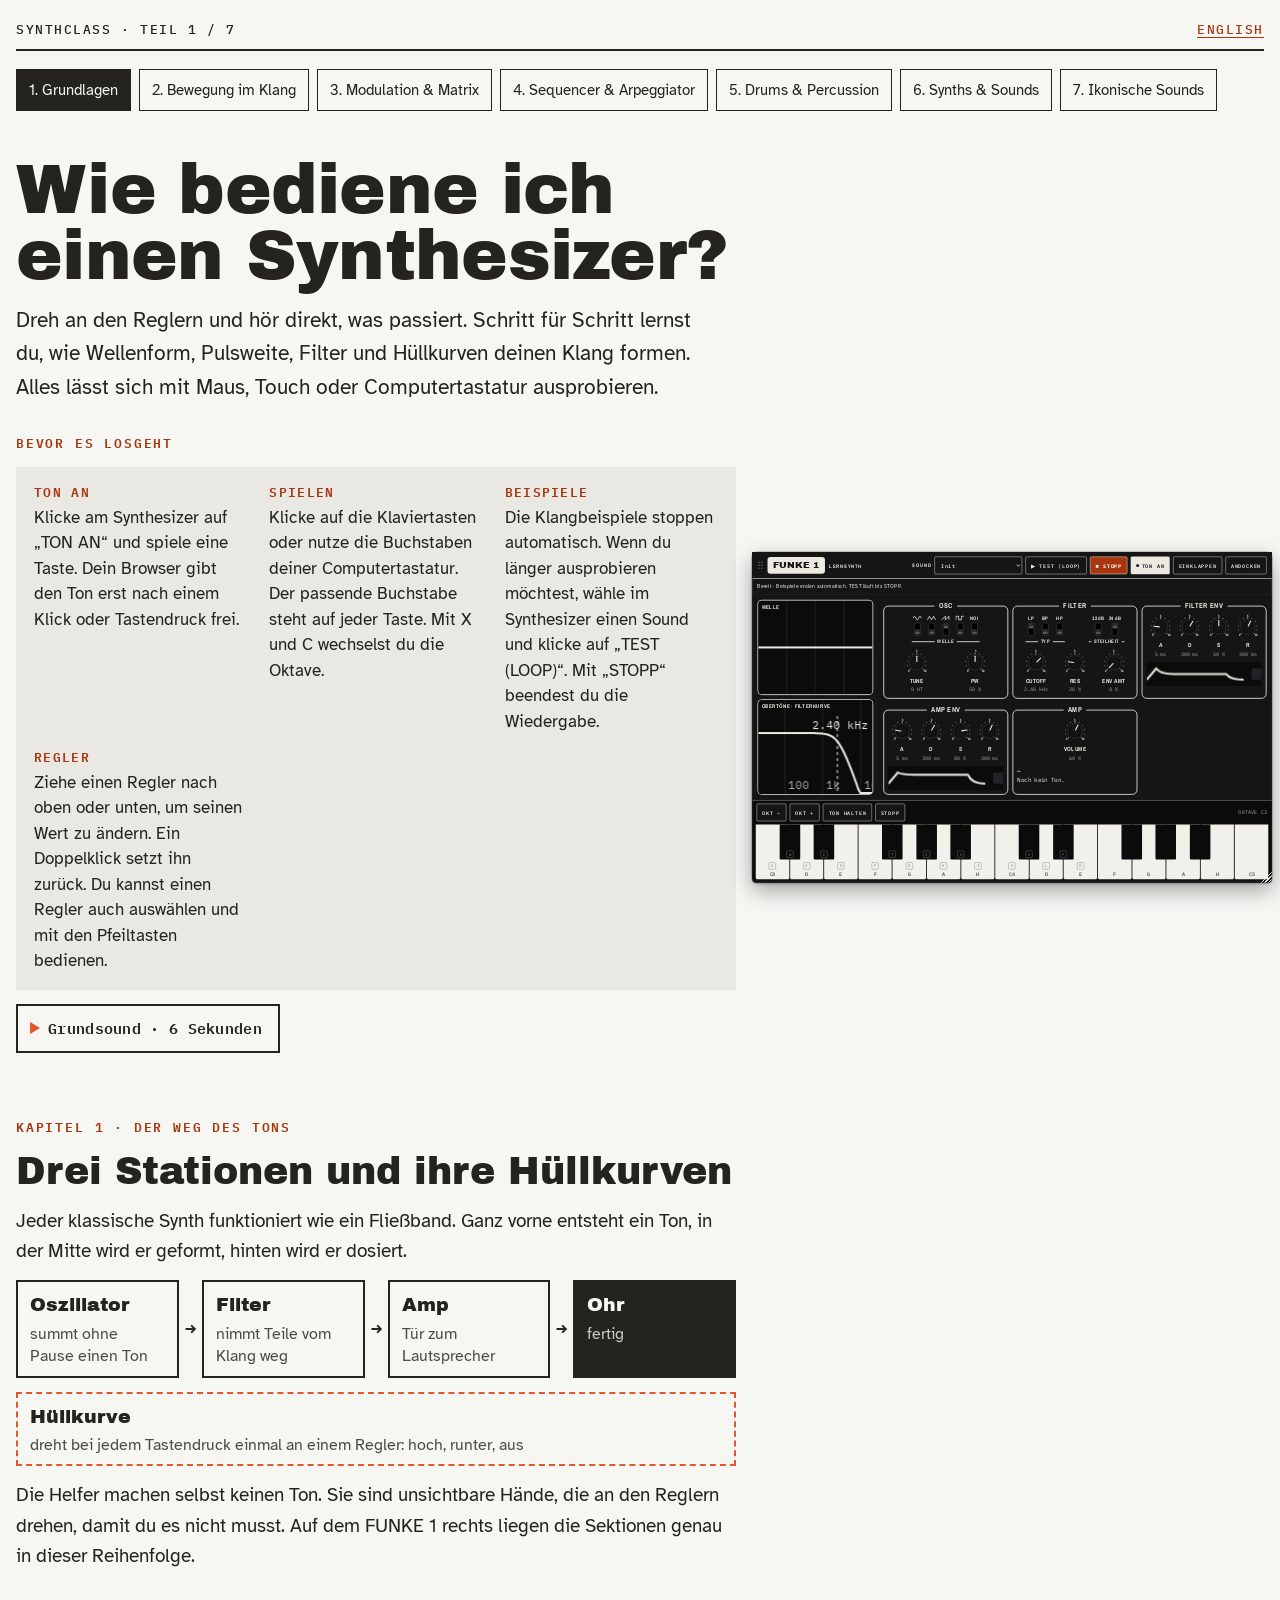
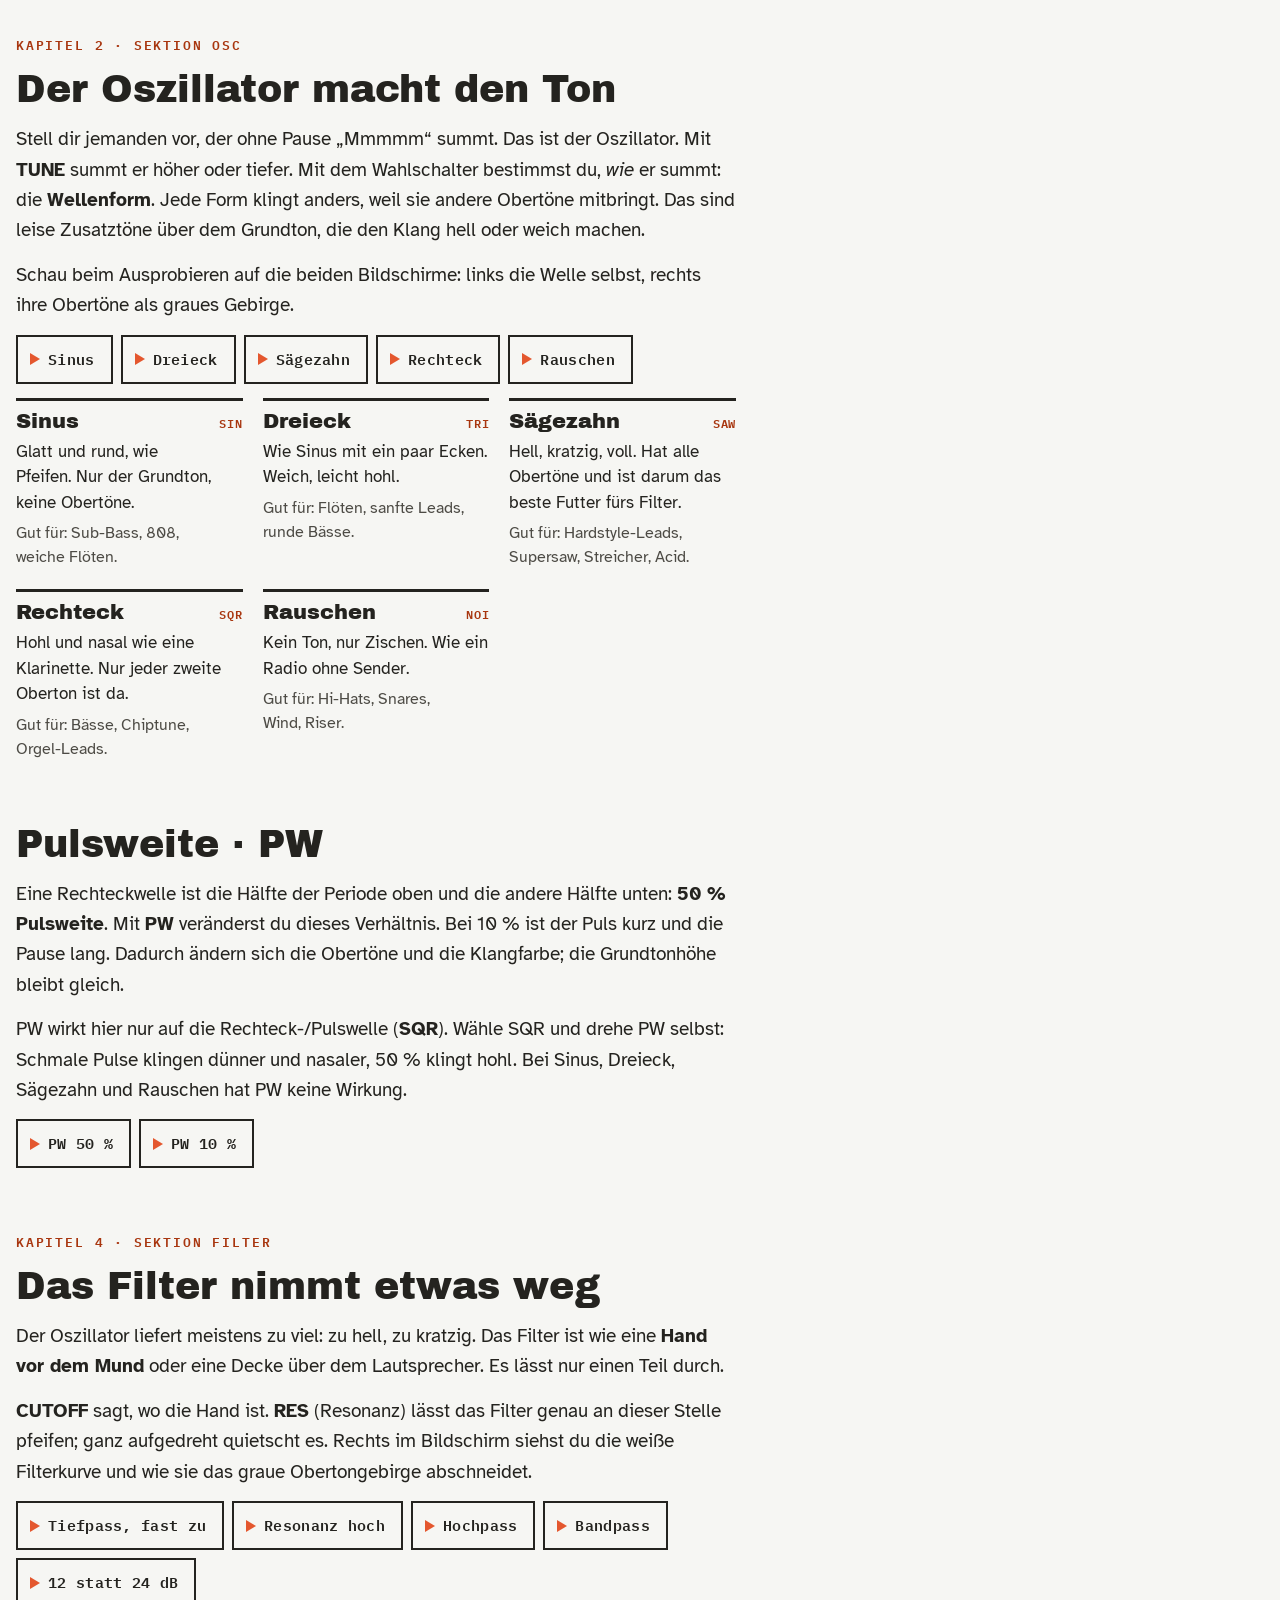
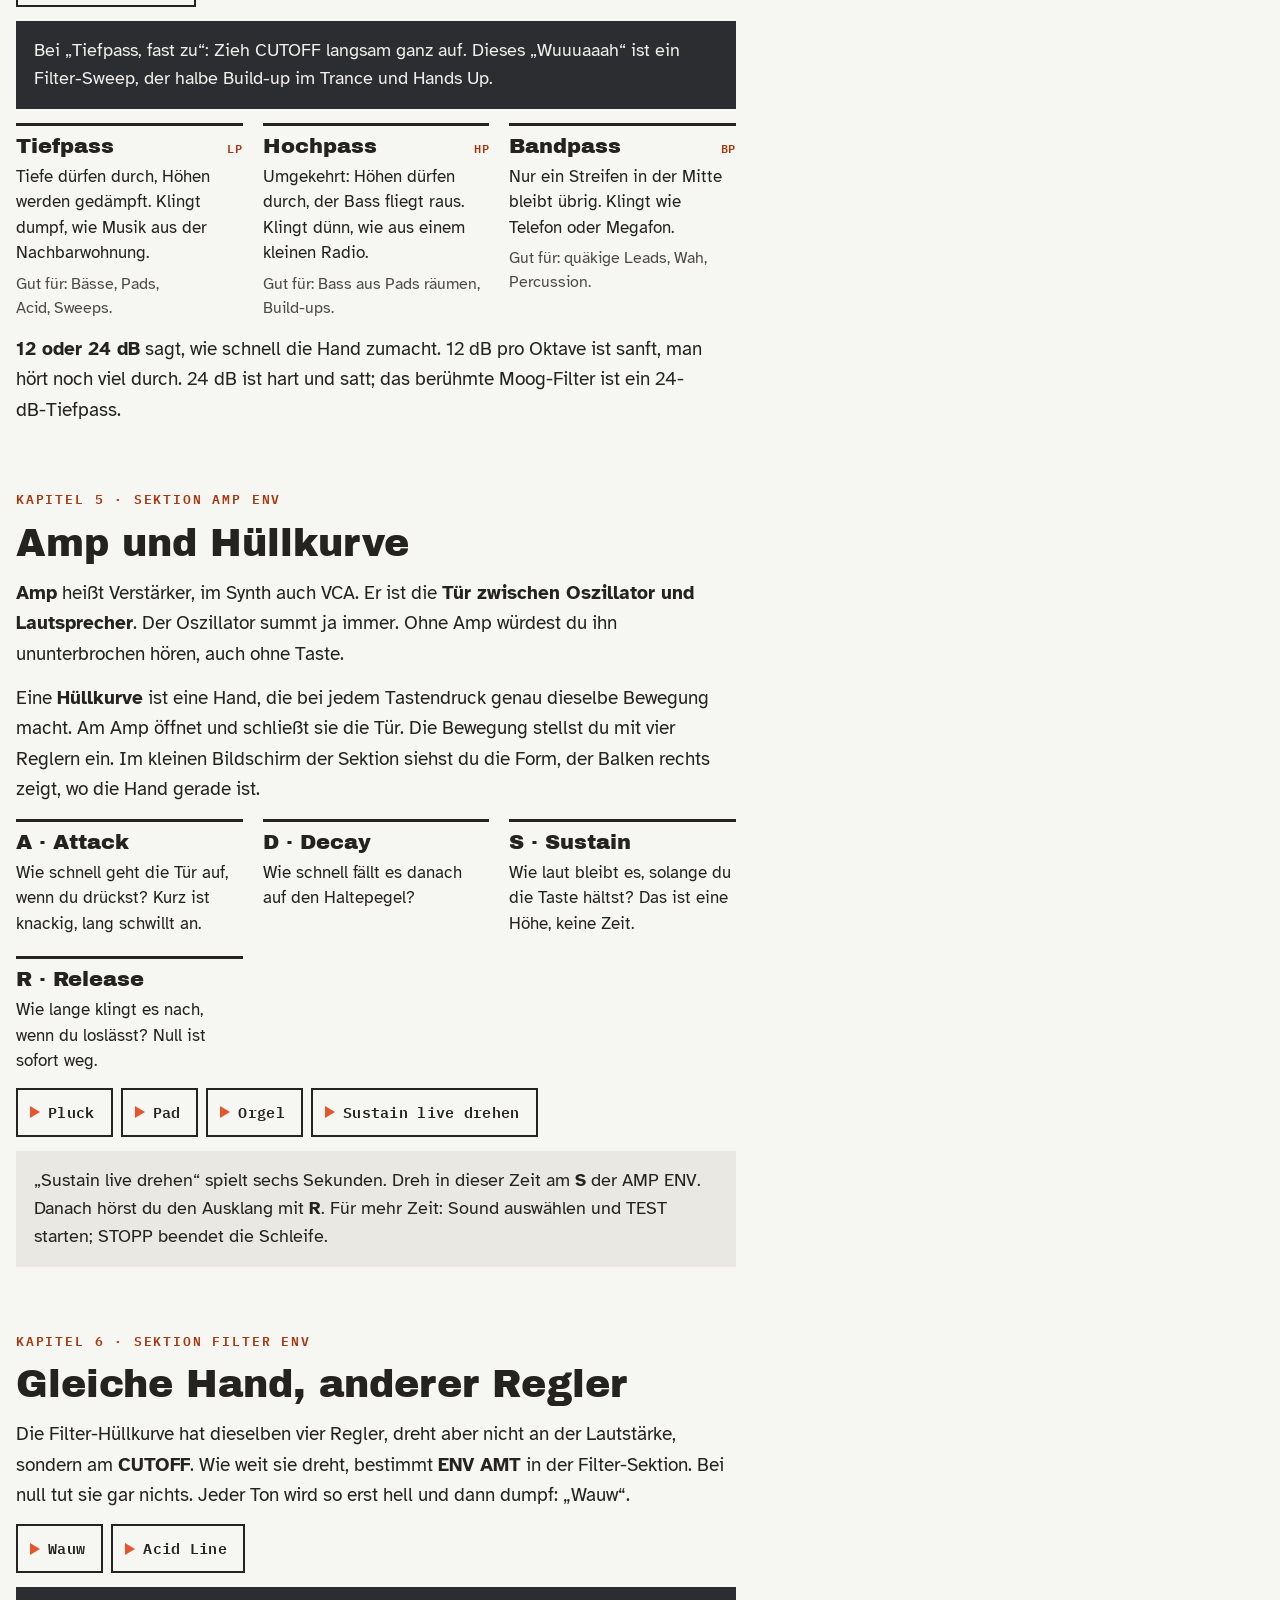
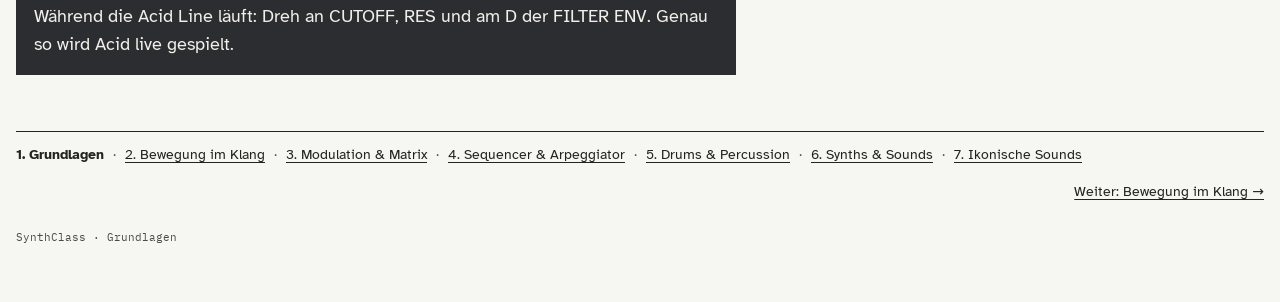
<file: de/index.html>
<!doctype html>
<html lang="de">
<head>
<meta charset="utf-8">
<meta name="viewport" content="width=device-width, initial-scale=1, viewport-fit=cover">
<title>SynthClass · 1. Grundlagen</title>
<link rel="stylesheet" href="https://fonts.googleapis.com/css2?family=Archivo+Black&family=Atkinson+Hyperlegible:ital,wght@0,400;0,700;1,400&family=IBM+Plex+Mono:wght@400;500;600&family=Archivo+Narrow:wght@600;700&display=swap">
<style>
/* Layout: Lehrtext links zum Lesen, spielbarer Synth rechts klebend daneben; mobil steht der Synth oben. */
:root{
  --paper:#F6F6F3; --ink:#24231F; --muted:#4D4B45; --surface:#E9E8E3; --rule:#24231F;
  --accent:#E4572E; --accent-ink:#A8360F; --blue:#1F4FBF;
  --note-dark-bg:#2C2D30; --note-dark-fg:#F1EFE9;
  --panel:#24262A; --panel-2:#2D2F34; --panel-line:#3A3C42; --panel-edge:#15161A;
  --panel-text:#F5F3EE; --panel-label:#DAD7CF; --panel-dim:#B0ACA3; --panel-accent:#FFA27A; --panel-print:#E6E1D3;
  --knob-face:#33353A; --knob-track:#4A4C53; --led-off:#4A4C53; --led-on:#FF6A3D;
  --scope-bg:#17181B; --scope-grid:#2C2E33; --scope-line:#FF7A50; --curve:#9DB4F0; --spec:#5A5D65;
  --key-white:#ECEAE3; --key-white-ink:#55534D; --key-black:#141416; --key-bed:#0E0F11; --key-down:#FF6A3D;
  --f-display:'Archivo Black','Arial Black',Impact,sans-serif;
  --f-body:'Atkinson Hyperlegible',system-ui,-apple-system,'Segoe UI',sans-serif;
  --f-mono:'IBM Plex Mono',ui-monospace,'SFMono-Regular',Menlo,Consolas,monospace;
}
@media (prefers-color-scheme: dark){
  :root:not([data-theme="light"]){
    --paper:#1B1C1F; --ink:#E7E5DF; --muted:#BAB6AD; --surface:#26272B; --rule:#E7E5DF;
    --accent:#F0703F; --accent-ink:#FF9B70; --blue:#9DB4F0; --panel-edge:#45474D;
    --note-dark-bg:#33353A; --note-dark-fg:#F1EFE9; color-scheme:dark;
  }
}
:root[data-theme="dark"]{
  --paper:#1B1C1F; --ink:#E7E5DF; --muted:#BAB6AD; --surface:#26272B; --rule:#E7E5DF;
  --accent:#F0703F; --accent-ink:#FF9B70; --blue:#9DB4F0; --panel-edge:#45474D;
  --note-dark-bg:#33353A; --note-dark-fg:#F1EFE9; color-scheme:dark;
}
*{box-sizing:border-box}
body{background:var(--paper);color:var(--ink);font-family:var(--f-body);font-size:19px;line-height:1.6;
  padding-left:max(16px,env(safe-area-inset-left,0px));padding-right:max(16px,env(safe-area-inset-right,0px));padding-block:0 56px}
.page{max-width:1380px;margin:0 auto}
.top{display:flex;justify-content:space-between;align-items:baseline;gap:8px 16px;flex-wrap:wrap;border-bottom:2px solid var(--rule);padding:20px 0 8px;font-family:var(--f-mono);font-size:13px;letter-spacing:.12em;font-weight:500;text-transform:uppercase}
.hero{padding:28px 0 28px;display:flex;flex-direction:column;gap:14px;max-width:780px}
h1{font-family:var(--f-display);font-weight:400;font-size:clamp(38px,6.2vw,70px);line-height:.95;letter-spacing:-.01em;margin:0;text-wrap:balance}
.lead{font-size:21px;max-width:680px;margin:0}
.layout{display:grid;grid-template-columns:minmax(0,1fr);gap:40px}
.synth-col{order:-1;min-width:0}
@media (min-width:1100px){
  body:not(.is-floating) .layout{grid-template-columns:minmax(0,1fr) 620px;align-items:start}
  body:not(.is-floating) .synth-col{order:0;position:sticky;top:calc(env(safe-area-inset-top,0px) + 16px);max-height:calc(100vh - 32px);overflow:auto}
}
body.is-floating .synth-col{display:none}
.synth.floating{position:fixed;z-index:30;width:1240px;transform-origin:0 0;transform:scale(var(--s,1));overflow:visible;box-shadow:0 18px 50px rgba(0,0,0,.35),0 2px 6px rgba(0,0,0,.25)}
.synth.floating .s-head{cursor:grab;position:sticky;top:0;z-index:2}
.synth.floating.dragging .s-head{cursor:grabbing}
.synth.dragging{user-select:none;-webkit-user-select:none}
.grip{display:none;width:14px;height:22px;flex-shrink:0;align-self:center;background-image:radial-gradient(circle,var(--panel-dim) 1.6px,transparent 1.8px);background-size:7px 7px}
.synth.floating .grip{display:block}
.synth.min .secs,.synth.min .kbd{display:none}
.rz{display:none;position:absolute;right:0;bottom:0;width:26px;height:26px;cursor:nwse-resize;touch-action:none;z-index:3;
  background:linear-gradient(135deg,transparent 0 52%,var(--panel-label) 52% 57%,transparent 57% 67%,var(--panel-label) 67% 72%,transparent 72% 82%,var(--panel-label) 82% 87%,transparent 87%)}
.synth.floating .rz{display:block}
.synth.min .s-head{border-bottom:0}
@media (max-width:899px){#dock{display:none}}
/* Breites Fenster: Bildschirme links, Sektionen 3 x 2, flache Tastatur */
@container synth (min-width:1000px){
  .s-main{display:grid;grid-template-columns:minmax(260px,300px) minmax(0,1fr)}
  .synth.min .s-main{display:block}
  .synth.min .s-main .screens{grid-template-columns:1fr 1fr;grid-template-rows:auto;border-right:0}
  .synth.min .s-main .screen{min-height:0}
  .synth.min .s-main .screen canvas{position:static;height:150px}
  .s-main .screens{grid-template-columns:1fr;grid-template-rows:1fr 1fr;border-right:1px solid var(--panel-line)}
  .s-main .screen{min-height:150px}
  .s-main .screen canvas{position:absolute;inset:0;height:100%}
  .s-main .secs{grid-template-columns:repeat(3,minmax(0,1fr));border-top:0}
  .ctl{width:60px}
  .knobs{gap:6px}
  .s-main .sec{padding:18px 10px 10px;gap:10px}
  .keys{height:104px}
  .kbar{padding:6px 10px}
}
.text{display:flex;flex-direction:column;gap:64px;min-width:0;max-width:720px}
.chapter{display:flex;flex-direction:column;gap:14px;scroll-margin-top:24px}
.kicker{font-family:var(--f-mono);font-size:13px;letter-spacing:.14em;font-weight:600;color:var(--accent-ink);text-transform:uppercase}
h2{font-family:var(--f-display);font-weight:400;font-size:38px;line-height:1.05;margin:0;text-wrap:balance}
h3{font-family:var(--f-display);font-weight:400;font-size:21px;line-height:1.15;margin:0}
p{margin:0;text-wrap:pretty}
b{font-weight:700}
.howto{background:var(--surface);padding:16px 18px;display:grid;grid-template-columns:repeat(auto-fit,minmax(180px,1fr));gap:14px 22px;font-size:17px;line-height:1.5}
.howto div{display:flex;flex-direction:column;gap:2px}
.howto .k{font-family:var(--f-mono);font-size:13px;font-weight:600;letter-spacing:.1em;color:var(--accent-ink)}
.tries{display:flex;flex-wrap:wrap;gap:8px}
.try{font-family:var(--f-mono);font-size:15px;font-weight:600;letter-spacing:.02em;padding:10px 16px 10px 12px;min-height:48px;border:2px solid var(--ink);background:var(--paper);color:var(--ink);cursor:pointer;display:inline-flex;align-items:center;gap:8px;border-radius:0}
.try::before{content:"";width:0;height:0;border-left:10px solid var(--accent);border-top:6px solid transparent;border-bottom:6px solid transparent}
.try:hover{background:var(--surface)}
.try.on{background:var(--ink);color:var(--paper)}
.try:focus-visible,.pbtn:focus-visible,.sw button:focus-visible,.key:focus-visible,select:focus-visible{outline:3px solid var(--accent);outline-offset:2px}
.defs{display:grid;grid-template-columns:repeat(auto-fit,minmax(210px,1fr));gap:20px}
.def{border-top:3px solid var(--ink);padding-top:8px;display:flex;flex-direction:column;gap:6px;font-size:17px;line-height:1.5;min-width:0}
.def .head{display:flex;justify-content:space-between;align-items:baseline;gap:8px}
.def .tag{font-family:var(--f-mono);font-size:12px;font-weight:600;color:var(--accent-ink);letter-spacing:.06em}
.def .use{color:var(--muted);font-size:16px}
.note{background:var(--surface);padding:16px 18px;font-size:18px;line-height:1.55}
.note.dark{background:var(--note-dark-bg);color:var(--note-dark-fg)}
.chain{display:flex;flex-wrap:wrap;align-items:stretch;gap:6px}
.chain .box{border:2px solid var(--ink);padding:8px 12px;display:flex;flex-direction:column;gap:2px;min-width:0;flex:1 1 120px}
.chain .box .t{font-family:var(--f-display);font-size:19px}
.chain .box .s{font-size:16px;color:var(--muted);line-height:1.4}
.chain .arr{align-self:center;font-family:var(--f-mono);font-weight:600}
.chain .box.helper{border-style:dashed;border-color:var(--accent)}
.chain .box.ear{background:var(--ink);color:var(--paper)}
.chain .box.ear .s{color:var(--paper);opacity:.8}
.tablewrap{overflow-x:auto}
table{border-collapse:collapse;width:100%;min-width:560px;font-size:17px;line-height:1.45}
th{font-family:var(--f-mono);font-size:12px;letter-spacing:.1em;text-align:left;padding:8px 10px 8px 0;border-bottom:2px solid var(--rule)}
td{padding:8px 10px 8px 0;border-bottom:1px solid var(--muted);vertical-align:top}
td:first-child{font-weight:700;white-space:nowrap}
.recipes{display:grid;grid-template-columns:repeat(auto-fit,minmax(190px,1fr));gap:12px}
.recipe{background:var(--surface);border-top:4px solid var(--ink);padding:12px 14px 14px;display:flex;flex-direction:column;gap:8px;font-size:16px;line-height:1.4}
.recipe .row{display:flex;gap:8px}
.recipe .row span:first-child{width:64px;flex-shrink:0;font-family:var(--f-mono);font-size:12px;font-weight:600;color:var(--accent-ink);padding-top:2px}
.recipe .try{margin-top:6px;align-self:flex-start}
footer.foot{margin-top:56px;border-top:1px solid var(--rule);padding-top:10px;font-family:var(--f-mono);font-size:13px;color:var(--muted);display:flex;justify-content:space-between;gap:8px 16px;flex-wrap:wrap}

/* --- Synth panel (Hardware, immer dunkel) --- */
.synth{background:var(--panel);color:var(--panel-text);border:1px solid var(--panel-edge);border-radius:10px;overflow:hidden;container-type:inline-size;container-name:synth}
.krow{display:flex;gap:10px;align-items:center}
.krow .mini{flex:1;min-width:90px;height:62px}
.s-head{display:flex;align-items:center;justify-content:space-between;gap:10px;padding:10px 12px;background:var(--panel-2);border-bottom:1px solid var(--panel-line);flex-wrap:wrap}
.brand{display:flex;align-items:baseline;gap:10px}
.brand .n{font-family:var(--f-display);font-size:21px;letter-spacing:.08em}
.brand .d{font-family:var(--f-mono);font-size:11px;letter-spacing:.16em;color:var(--panel-dim)}
.s-head .ctrls{display:flex;gap:8px;align-items:center;flex-wrap:wrap}
.pbtn{font-family:var(--f-mono);font-size:13px;font-weight:600;letter-spacing:.08em;background:var(--panel);color:var(--panel-text);border:1px solid var(--panel-line);padding:8px 12px;min-height:42px;cursor:pointer;border-radius:4px;display:inline-flex;align-items:center;gap:6px}
.pbtn:hover{border-color:var(--panel-dim)}
.pbtn[aria-pressed="true"]{background:var(--led-on);color:var(--key-black);border-color:var(--led-on)}
.pbtn.power{background:var(--led-on);color:var(--key-black);border-color:var(--led-on)}
.pbtn.power[aria-pressed="true"]{background:var(--panel);color:var(--panel-text);border-color:var(--panel-line)}
.pbtn .dot{width:7px;height:7px;border-radius:50%;background:currentColor}
.synth select{font-family:var(--f-mono);font-size:13px;font-weight:600;letter-spacing:.06em;background:var(--panel);color:var(--panel-text);border:1px solid var(--panel-line);border-radius:4px;min-height:42px;padding:0 10px}
.screens{display:grid;grid-template-columns:1fr 1fr;gap:1px;background:var(--panel-line)}
@media (max-width:480px){.screens{grid-template-columns:1fr}}
.screen{background:var(--scope-bg);position:relative;min-width:0}
.screen canvas{display:block;width:100%;height:140px}
.screen .lbl{position:absolute;left:8px;top:6px;font-family:var(--f-mono);font-size:11px;letter-spacing:.14em;color:var(--panel-dim);pointer-events:none}
.secs{display:grid;grid-template-columns:repeat(auto-fit,minmax(280px,1fr));gap:22px 10px;padding:22px 12px 12px;background:var(--panel);border-top:1px solid var(--panel-line)}
.sec{border:1.5px solid var(--panel-print);border-radius:6px;padding:18px 12px 12px;display:flex;flex-direction:column;gap:12px;min-width:0}
.sec-name{align-self:flex-start;margin-top:-30px;background:var(--panel-print);color:var(--panel);font-family:var(--f-mono);font-weight:700;font-size:12px;line-height:1.3;letter-spacing:.14em;padding:3px 9px;border-radius:3px}
.swrow{display:flex;gap:6px 14px;flex-wrap:wrap;align-items:flex-start}
.swgrp{display:flex;flex-direction:column;gap:2px;border-radius:4px}
.swgrp .cap{font-family:var(--f-mono);font-size:10px;letter-spacing:.14em;color:var(--panel-dim);padding-left:4px}
.swgrp.hi{box-shadow:0 0 0 2px var(--led-on)}
.sw{display:flex;flex-wrap:wrap;gap:2px}
.sw button{background:none;border:0;padding:6px 6px 6px 5px;display:flex;flex-direction:row;align-items:center;gap:5px;cursor:pointer;color:var(--panel-label);font-family:var(--f-mono);font-size:12px;min-height:34px;border-radius:3px;white-space:nowrap}
.sw button:hover{background:var(--panel-2)}
.sw button .led{flex-shrink:0;width:9px;height:9px;border-radius:50%;background:var(--led-off)}
.sw button[aria-checked="true"]{color:var(--panel-text)}
.sw button[aria-checked="true"] .led{background:var(--led-on);box-shadow:0 0 6px var(--led-on)}
.knobs{display:flex;flex-wrap:wrap;gap:8px 8px}
.ctl{display:flex;flex-direction:column;align-items:center;gap:2px;width:64px}
.knob{width:54px;height:54px;touch-action:none;cursor:ns-resize;border-radius:50%;display:block}
.knob:focus-visible{outline:2px solid var(--led-on);outline-offset:2px}
.ctl .l{font-family:var(--f-mono);font-size:12px;letter-spacing:.06em;color:var(--panel-label);margin-top:4px}
.ctl .v{font-family:var(--f-mono);font-size:11px;color:var(--panel-dim);font-variant-numeric:tabular-nums;white-space:nowrap}
.ctl.hi .l{color:var(--led-on)}
.ctl.hi .knob{box-shadow:0 0 0 3px var(--led-on)}
.mini{display:block;width:100%;height:56px;background:var(--scope-bg);border-radius:3px}
.readout{font-family:var(--f-mono);font-size:14px;line-height:1.5;color:var(--panel-label);font-variant-numeric:tabular-nums}
.readout b{color:var(--panel-text);font-weight:600}
.kbd{background:var(--key-bed);border-top:1px solid var(--panel-line)}
.kbar{display:flex;align-items:center;gap:8px;flex-wrap:wrap;padding:8px 10px}
.kbar .hint{font-family:var(--f-mono);font-size:12px;color:var(--panel-dim);letter-spacing:.06em;margin-left:auto}
.keys{position:relative;height:130px;margin:0 8px 8px;display:flex;gap:2px;touch-action:none;user-select:none;-webkit-user-select:none}
.key{border:0;padding:0;cursor:pointer;font-family:var(--f-mono);font-size:12px;display:flex;flex-direction:column;align-items:center;justify-content:flex-end;gap:5px}
.key .kc{font-size:10px;line-height:15px;min-width:17px;padding:0 3px;border:1px solid currentColor;border-radius:3px;opacity:.7;text-align:center}
.key .nn{font-weight:600;line-height:1}
.key.w{flex:1;background:var(--key-white);color:var(--key-white-ink);border-radius:0 0 3px 3px;padding-bottom:6px;min-width:0}
.key.b{position:absolute;top:0;height:64%;background:var(--key-black);color:var(--panel-dim);border-radius:0 0 2px 2px;padding-bottom:4px;z-index:1}
.key.down{background:var(--key-down);color:var(--key-black)}
.toplinks{display:flex;gap:8px 20px;flex-wrap:wrap}
.top a{color:var(--accent-ink);text-decoration:underline;text-underline-offset:3px}
.navlink{font-family:var(--f-mono);font-size:14px;font-weight:600;color:var(--accent-ink)}
.toast{position:fixed;left:max(16px,env(safe-area-inset-left,0px));right:max(16px,env(safe-area-inset-right,0px));bottom:calc(16px + env(safe-area-inset-bottom,0px));z-index:20;background:var(--panel);color:var(--panel-text);border:1px solid var(--panel-line);padding:10px 12px;display:flex;align-items:center;gap:12px;justify-content:space-between;font-size:17px;max-width:620px;margin:0 auto}
@media (prefers-reduced-motion: reduce){*{scroll-behavior:auto!important}}
/* --- Siebdruck-Look: schwarze Platte, weißer Aufdruck, schwarze Knöpfe --- */
:root{
  --panel:#111214; --panel-2:#111214; --panel-line:#2A2B2F; --panel-edge:#000000;
  --panel-print:#ECE9E1; --panel-label:#ECE9E1; --panel-text:#ECE9E1; --panel-dim:#A9A69E; --panel-accent:#ECE9E1;
  --knob-face:#0B0B0C; --knob-skirt:#26272B; --knob-track:#34363B; --knob-arc:#ECE9E1;
  --led-off:#3A2A24; --scope-bg:#0B0B0C; --scope-grid:#222327;
  --key-white:#F2F0EA; --key-black:#0B0B0C; --key-bed:#0B0B0C;
}
.synth{background:var(--panel)}
.s-head{background:var(--panel);border-bottom:1.5px solid var(--panel-print)}
.brand .n{color:var(--panel-print);letter-spacing:.14em}
.secs,.s-main .secs{background:var(--panel)}
.sec-name{background:var(--panel);color:var(--panel-print);padding:2px 8px;margin-left:-4px}
.sub-name{color:var(--panel-print)}
.screens{gap:10px;padding:12px;background:var(--panel)}
.s-main .screens{border-right:0}
.screen{border:1.5px solid var(--panel-print);border-radius:4px;overflow:hidden}
.pbtn,.sw button,.tog,.synth select,.psel{background:var(--panel);border:1.5px solid var(--panel-print);color:var(--panel-print);box-shadow:none;border-radius:3px}
.pbtn:hover,.sw button:hover,.tog:hover{background:var(--panel-line)}
.sw{gap:6px}
.sw button{color:var(--panel-dim)}
.sw button[aria-checked="true"],.tog[aria-pressed="true"]{color:var(--panel-print)}
.pbtn[aria-pressed="true"]{background:var(--panel-print);color:var(--panel);border-color:var(--panel-print)}
.pbtn.power{background:var(--led-on);color:var(--key-black);border-color:var(--led-on)}
.pbtn.power[aria-pressed="true"]{background:var(--panel);color:var(--panel-print);border-color:var(--panel-print)}
.ctl .l{color:var(--panel-print)}
.kbd{background:var(--key-bed);border-top:1.5px solid var(--panel-print)}
.key.w{background:var(--key-white)}
.key.down,.key.w.down,.key.b.down{background:var(--key-down);color:var(--key-black)}

/* --- Frontplatten-Look: Siebdruck, Skalen, Schiebeschalter --- */
:root{--led-on:#ECE9E1;--key-down:#A8A49B;--scope-line:#ECE9E1;--curve:#ECE9E1;--spec:#3A3B40;--f-narrow:'Archivo Narrow','Arial Narrow',sans-serif;--panel:#151516;--panel-2:#151516;--knob-face:#141415;--knob-skirt:#0C0C0D;--knob-knurl:#5A5B60;--slot:#000000;--slot-edge:#55565B;--thumb-a:#2E2F33;--thumb-b:#55565B}
.synth{background:var(--panel)}
.sec{border:2px solid var(--panel-print);border-radius:12px;padding:20px 12px 12px}
.s-main .sec{padding:20px 10px 10px}
.secs{gap:26px 10px;padding:26px 12px 12px}
.sec-name{align-self:center;margin-top:-33px;margin-left:0;padding:0 10px;background:var(--panel);color:var(--panel-print);font-family:var(--f-narrow);font-weight:700;font-size:17px;letter-spacing:.06em;line-height:1.3;border-radius:0}
.sec-head{justify-content:center;margin-top:-33px}
.sub-name{font-family:var(--f-narrow);font-weight:700;font-size:13px;letter-spacing:.06em}
.brand .n{background:var(--panel-print);color:var(--panel);padding:3px 12px 2px;border-radius:7px;font-size:22px;letter-spacing:.04em}
.brand .d{font-family:var(--f-narrow);font-weight:700;font-size:12px;color:var(--panel-print)}
.s-head{border-bottom:2px solid var(--panel-print)}
.knobs{gap:6px 4px;justify-content:space-around}
.ctl{width:64px}
.knob{width:60px;height:60px;overflow:visible;border-radius:50%}
.knob .num{font-family:var(--f-narrow);font-weight:700;font-size:7.6px;fill:var(--panel-print)}
.knob .hl{opacity:0}
.ctl.hi .knob{box-shadow:none}
.ctl.hi .knob .hl{opacity:1}
.ctl.hi .l{background:var(--panel-print);color:var(--panel);padding:0 5px;border-radius:2px}
.ctl .l{font-family:var(--f-narrow);font-weight:700;font-size:14px;letter-spacing:.04em;margin-top:0;color:var(--panel-print)}
.ctl .v{font-size:11px}
.swrow{gap:8px 18px;justify-content:space-around}
.swgrp{flex-direction:column-reverse;align-items:stretch;gap:4px}
.swgrp .cap{display:flex;align-items:center;gap:6px;font-family:var(--f-narrow);font-weight:700;font-size:12px;letter-spacing:.08em;color:var(--panel-print);padding:0}
.swgrp .cap::before,.swgrp .cap::after{content:"";flex:1;height:1.5px;background:var(--panel-print);min-width:6px}
.swgrp.hi{box-shadow:none}
.swgrp.hi .slot{border-color:var(--led-on);box-shadow:0 0 0 2px var(--led-on)}
.sw{gap:8px;justify-content:center;flex-wrap:wrap}
.sw button,.tog{background:none!important;border:0!important;box-shadow:none!important;transform:none!important;padding:2px!important;min-height:0;min-width:26px;display:flex;flex-direction:column;align-items:center;gap:5px;color:var(--panel-print);cursor:pointer}
.sw button .sl,.tog .sl{font-family:var(--f-narrow);font-weight:700;font-size:12px;letter-spacing:.03em;line-height:13px;white-space:nowrap}
.glyph{width:22px;height:13px;display:block}
.slot{display:block;position:relative;width:15px;height:30px;background:var(--slot);border:1px solid var(--slot-edge);border-radius:3px}
.thumb{position:absolute;left:1px;right:1px;bottom:1px;height:13px;border-radius:2px;background:repeating-linear-gradient(0deg,var(--thumb-a) 0 2px,var(--thumb-b) 2px 3px)}
[aria-checked="true"] .thumb,[aria-pressed="true"] .thumb{bottom:15px}
.sw button:hover .slot,.tog:hover .slot{border-color:var(--panel-print)}
.sw button:focus-visible .slot,.tog:focus-visible .slot{outline:2px solid var(--led-on);outline-offset:2px}
.tog.hi .slot{border-color:var(--led-on);box-shadow:0 0 0 2px var(--led-on)}
.screen{border:2px solid var(--panel-print);border-radius:10px}
.screen .lbl{font-family:var(--f-narrow);font-weight:700;font-size:13px;color:var(--panel-print);letter-spacing:.06em}

</style>
<style>:root{padding-top:env(safe-area-inset-top,0px);padding-bottom:env(safe-area-inset-bottom,0px)}body{margin:0}[hidden]{display:none!important}img{max-width:100%}</style>
<link rel="stylesheet" href="../course.css?v=429349cc2f">
</head>
<body data-course="1">
<div class="page">
  <div class="top"><div>SynthClass · Teil 1 / 7</div><a href="../index.html" hreflang="en">English</a></div><nav aria-label="Kursseiten" class="course-nav"><a href="index.html" aria-current="page">1. Grundlagen</a><a href="fortgeschritten.html">2. Bewegung im Klang</a><a href="modulation.html">3. Modulation & Matrix</a><a href="sequencer.html">4. Sequencer & Arpeggiator</a><a href="drums.html">5. Drums & Percussion</a><a href="sounds.html">6. Synths & Sounds</a><a href="iconic.html">7. Ikonische Sounds</a></nav><header class="hero"><h1>Wie bediene ich einen Synthesizer?</h1><p class="lead">Dreh an den Reglern und hör direkt, was passiert. Schritt für Schritt lernst du, wie Wellenform, Pulsweite, Filter und Hüllkurven deinen Klang formen. Alles lässt sich mit Maus, Touch oder Computertastatur ausprobieren.</p></header>

  <div class="layout">
    <main class="text"><section class="chapter" id="start">
        <div class="kicker">Bevor es losgeht</div>
        <div class="howto"><div><span class="k">TON AN</span>Klicke am Synthesizer auf „TON AN“ und spiele eine Taste. Dein Browser gibt den Ton erst nach einem Klick oder Tastendruck frei.</div><div><span class="k">SPIELEN</span>Klicke auf die Klaviertasten oder nutze die Buchstaben deiner Computertastatur. Der passende Buchstabe steht auf jeder Taste. Mit X und C wechselst du die Oktave.</div><div><span class="k">BEISPIELE</span>Die Klangbeispiele stoppen automatisch. Wenn du länger ausprobieren möchtest, wähle im Synthesizer einen Sound und klicke auf „TEST (LOOP)“. Mit „STOPP“ beendest du die Wiedergabe.</div><div><span class="k">REGLER</span>Ziehe einen Regler nach oben oder unten, um seinen Wert zu ändern. Ein Doppelklick setzt ihn zurück. Du kannst einen Regler auch auswählen und mit den Pfeiltasten bedienen.</div></div>
        <div class="tries"><button class="try" data-lesson="init">Grundsound · 6 Sekunden</button></div>
      </section>
<section class="chapter" id="weg">
        <div class="kicker">Kapitel 1 · Der Weg des Tons</div>
        <h2>Drei Stationen und ihre Hüllkurven</h2>
        <p>Jeder klassische Synth funktioniert wie ein Fließband. Ganz vorne entsteht ein Ton, in der Mitte wird er geformt, hinten wird er dosiert.</p>
        <div class="chain">
          <div class="box"><span class="t">Oszillator</span><span class="s">summt ohne Pause einen Ton</span></div>
          <span class="arr">→</span>
          <div class="box"><span class="t">Filter</span><span class="s">nimmt Teile vom Klang weg</span></div>
          <span class="arr">→</span>
          <div class="box"><span class="t">Amp</span><span class="s">Tür zum Lautsprecher</span></div>
          <span class="arr">→</span>
          <div class="box ear"><span class="t">Ohr</span><span class="s">fertig</span></div>
        </div>
        <div class="chain">
          <div class="box helper"><span class="t">Hüllkurve</span><span class="s">dreht bei jedem Tastendruck einmal an einem Regler: hoch, runter, aus</span></div>

        </div>
        <p>Die Helfer machen selbst keinen Ton. Sie sind unsichtbare Hände, die an den Reglern drehen, damit du es nicht musst. Auf dem FUNKE 1 rechts liegen die Sektionen genau in dieser Reihenfolge.</p>
      </section>
<section class="chapter" id="osc">
        <div class="kicker">Kapitel 2 · Sektion OSC</div>
        <h2>Der Oszillator macht den Ton</h2>
        <p>Stell dir jemanden vor, der ohne Pause „Mmmmm“ summt. Das ist der Oszillator. Mit <b>TUNE</b> summt er höher oder tiefer. Mit dem Wahlschalter bestimmst du, <i>wie</i> er summt: die <b>Wellenform</b>. Jede Form klingt anders, weil sie andere Obertöne mitbringt. Das sind leise Zusatztöne über dem Grundton, die den Klang hell oder weich machen.</p>
        <p>Schau beim Ausprobieren auf die beiden Bildschirme: links die Welle selbst, rechts ihre Obertöne als graues Gebirge.</p>
        <div class="tries">
          <button class="try" data-lesson="w_sin">Sinus</button>
          <button class="try" data-lesson="w_tri">Dreieck</button>
          <button class="try" data-lesson="w_saw">Sägezahn</button>
          <button class="try" data-lesson="w_sqr">Rechteck</button>
          <button class="try" data-lesson="w_noi">Rauschen</button>
        </div>
        <div class="defs">
          <div class="def"><div class="head"><h3>Sinus</h3><span class="tag">SIN</span></div><p>Glatt und rund, wie Pfeifen. Nur der Grundton, keine Obertöne.</p><p class="use">Gut für: Sub-Bass, 808, weiche Flöten.</p></div>
          <div class="def"><div class="head"><h3>Dreieck</h3><span class="tag">TRI</span></div><p>Wie Sinus mit ein paar Ecken. Weich, leicht hohl.</p><p class="use">Gut für: Flöten, sanfte Leads, runde Bässe.</p></div>
          <div class="def"><div class="head"><h3>Sägezahn</h3><span class="tag">SAW</span></div><p>Hell, kratzig, voll. Hat alle Obertöne und ist darum das beste Futter fürs Filter.</p><p class="use">Gut für: Hardstyle-Leads, Supersaw, Streicher, Acid.</p></div>
          <div class="def"><div class="head"><h3>Rechteck</h3><span class="tag">SQR</span></div><p>Hohl und nasal wie eine Klarinette. Nur jeder zweite Oberton ist da.</p><p class="use">Gut für: Bässe, Chiptune, Orgel-Leads.</p></div>
          <div class="def"><div class="head"><h3>Rauschen</h3><span class="tag">NOI</span></div><p>Kein Ton, nur Zischen. Wie ein Radio ohne Sender.</p><p class="use">Gut für: Hi-Hats, Snares, Wind, Riser.</p></div>
        </div>
      </section><section class="chapter" id="pw"><h2>Pulsweite · PW</h2><p>Eine Rechteckwelle ist die Hälfte der Periode oben und die andere Hälfte unten: <b>50 % Pulsweite</b>. Mit <b>PW</b> veränderst du dieses Verhältnis. Bei 10 % ist der Puls kurz und die Pause lang. Dadurch ändern sich die Obertöne und die Klangfarbe; die Grundtonhöhe bleibt gleich.</p><p>PW wirkt hier nur auf die Rechteck-/Pulswelle (<b>SQR</b>). Wähle SQR und drehe PW selbst: Schmale Pulse klingen dünner und nasaler, 50 % klingt hohl. Bei Sinus, Dreieck, Sägezahn und Rauschen hat PW keine Wirkung.</p><div class="tries"><button class="try" data-lesson="pw50">PW 50 %</button><button class="try" data-lesson="pw10">PW 10 %</button></div></section>
<section class="chapter" id="filter">
        <div class="kicker">Kapitel 4 · Sektion FILTER</div>
        <h2>Das Filter nimmt etwas weg</h2>
        <p>Der Oszillator liefert meistens zu viel: zu hell, zu kratzig. Das Filter ist wie eine <b>Hand vor dem Mund</b> oder eine Decke über dem Lautsprecher. Es lässt nur einen Teil durch.</p>
        <p><b>CUTOFF</b> sagt, wo die Hand ist. <b>RES</b> (Resonanz) lässt das Filter genau an dieser Stelle pfeifen; ganz aufgedreht quietscht es. Rechts im Bildschirm siehst du die weiße Filterkurve und wie sie das graue Obertongebirge abschneidet.</p>
        <div class="tries">
          <button class="try" data-lesson="f_lp">Tiefpass, fast zu</button>
          <button class="try" data-lesson="f_res">Resonanz hoch</button>
          <button class="try" data-lesson="f_hp">Hochpass</button>
          <button class="try" data-lesson="f_bp">Bandpass</button>
          <button class="try" data-lesson="f_12">12 statt 24 dB</button>
        </div>
        <p class="note dark">Bei „Tiefpass, fast zu“: Zieh CUTOFF langsam ganz auf. Dieses „Wuuuaaah“ ist ein Filter-Sweep, der halbe Build-up im Trance und Hands Up.</p>
        <div class="defs">
          <div class="def"><div class="head"><h3>Tiefpass</h3><span class="tag">LP</span></div><p>Tiefe dürfen durch, Höhen werden gedämpft. Klingt dumpf, wie Musik aus der Nachbarwohnung.</p><p class="use">Gut für: Bässe, Pads, Acid, Sweeps.</p></div>
          <div class="def"><div class="head"><h3>Hochpass</h3><span class="tag">HP</span></div><p>Umgekehrt: Höhen dürfen durch, der Bass fliegt raus. Klingt dünn, wie aus einem kleinen Radio.</p><p class="use">Gut für: Bass aus Pads räumen, Build-ups.</p></div>
          <div class="def"><div class="head"><h3>Bandpass</h3><span class="tag">BP</span></div><p>Nur ein Streifen in der Mitte bleibt übrig. Klingt wie Telefon oder Megafon.</p><p class="use">Gut für: quäkige Leads, Wah, Percussion.</p></div>
        </div>
        <p><b>12 oder 24 dB</b> sagt, wie schnell die Hand zumacht. 12 dB pro Oktave ist sanft, man hört noch viel durch. 24 dB ist hart und satt; das berühmte Moog-Filter ist ein 24-dB-Tiefpass.</p>
      </section>
<section class="chapter" id="amp">
        <div class="kicker">Kapitel 5 · Sektion AMP ENV</div>
        <h2>Amp und Hüllkurve</h2>
        <p><b>Amp</b> heißt Verstärker, im Synth auch VCA. Er ist die <b>Tür zwischen Oszillator und Lautsprecher</b>. Der Oszillator summt ja immer. Ohne Amp würdest du ihn ununterbrochen hören, auch ohne Taste.</p>
        <p>Eine <b>Hüllkurve</b> ist eine Hand, die bei jedem Tastendruck genau dieselbe Bewegung macht. Am Amp öffnet und schließt sie die Tür. Die Bewegung stellst du mit vier Reglern ein. Im kleinen Bildschirm der Sektion siehst du die Form, der Balken rechts zeigt, wo die Hand gerade ist.</p>
        <div class="defs">
          <div class="def"><div class="head"><h3>A · Attack</h3></div><p>Wie schnell geht die Tür auf, wenn du drückst? Kurz ist knackig, lang schwillt an.</p></div>
          <div class="def"><div class="head"><h3>D · Decay</h3></div><p>Wie schnell fällt es danach auf den Haltepegel?</p></div>
          <div class="def"><div class="head"><h3>S · Sustain</h3></div><p>Wie laut bleibt es, solange du die Taste hältst? Das ist eine Höhe, keine Zeit.</p></div>
          <div class="def"><div class="head"><h3>R · Release</h3></div><p>Wie lange klingt es nach, wenn du loslässt? Null ist sofort weg.</p></div>
        </div>
        <div class="tries">
          <button class="try" data-lesson="e_pluck">Pluck</button>
          <button class="try" data-lesson="e_pad">Pad</button>
          <button class="try" data-lesson="e_organ">Orgel</button>
          <button class="try" data-lesson="e_sus">Sustain live drehen</button>
        </div>
        <p class="note">„Sustain live drehen“ spielt sechs Sekunden. Dreh in dieser Zeit am <b>S</b> der AMP ENV. Danach hörst du den Ausklang mit <b>R</b>. Für mehr Zeit: Sound auswählen und TEST starten; STOPP beendet die Schleife.</p>
      </section>
<section class="chapter" id="fenv">
        <div class="kicker">Kapitel 6 · Sektion FILTER ENV</div>
        <h2>Gleiche Hand, anderer Regler</h2>
        <p>Die Filter-Hüllkurve hat dieselben vier Regler, dreht aber nicht an der Lautstärke, sondern am <b>CUTOFF</b>. Wie weit sie dreht, bestimmt <b>ENV AMT</b> in der Filter-Sektion. Bei null tut sie gar nichts. Jeder Ton wird so erst hell und dann dumpf: „Wauw“.</p>
        <div class="tries">
          <button class="try" data-lesson="fe_wauw">Wauw</button>
          <button class="try" data-lesson="fe_acid">Acid Line</button>
        </div>
        <p class="note dark">Während die Acid Line läuft: Dreh an CUTOFF, RES und am D der FILTER ENV. Genau so wird Acid live gespielt.</p>
      </section></main>

    <aside class="synth-col" aria-label="Spielbarer Synthesizer FUNKE 1">
      <div class="synth" id="synth">
        <div class="s-head">
          <div class="brand"><span class="grip" aria-hidden="true" title="Zum Verschieben ziehen"></span><span class="n">FUNKE 1</span><span class="d">LERNSYNTH</span></div>
          <div class="ctrls">
            <label for="preset" class="brand"><span class="d">SOUND</span></label>
            <select id="preset"><option value="init">Init</option><option value="fe_acid">Acid Line</option><option value="e_pad">Sanftes Pad</option><option value="e_pluck">Pluck</option><option value="pw10">Pulswelle · PW 10 %</option></select>
            <button class="pbtn" id="previewTest" aria-pressed="false">▶ TEST (LOOP)</button><button class="pbtn preview-stop" id="previewStop">■ STOPP</button><button class="pbtn power" id="power" aria-pressed="false"><span class="dot"></span><span id="powerLbl">TON AN</span></button>
            <button class="pbtn" id="minimize" aria-expanded="true" aria-controls="synth">EINKLAPPEN</button>
            <button class="pbtn" id="dock">ANDOCKEN</button>
          </div>
        </div>
        <p class="playback-status" id="playbackStatus" role="status">Bereit · Beispiele enden automatisch. TEST läuft bis STOPP.</p><div class="s-main">
        <div class="screens">
          <div class="screen"><canvas id="scope" aria-label="Oszilloskop: zeigt die Wellenform des Ausgangs"></canvas><span class="lbl">WELLE</span></div>
          <div class="screen"><canvas id="spec" aria-label="Obertöne und Filterkurve"></canvas><span class="lbl">OBERTÖNE · <span style="color:var(--curve)">FILTERKURVE</span></span></div>
        </div>
        <div class="secs" id="secs"></div>
        </div>
        <div class="kbd">
          <div class="kbar">
            <button class="pbtn" id="octDown" aria-label="Oktave tiefer">OKT −</button>
            <button class="pbtn" id="octUp" aria-label="Oktave höher">OKT +</button>
            <button class="pbtn" id="hold" aria-pressed="false" title="Hält manuell gespielte Töne bis zum erneuten Klick.">TON HALTEN</button>
            <button class="pbtn" id="stop">STOPP</button>
            <span class="hint" id="octLbl">OKTAVE C3</span>
          </div>
          <div class="keys" id="keys"></div>
        </div>
        <div class="rz" id="rz" title="Ziehen zum Vergrößern oder Verkleinern (Doppelklick: Standardgröße)"></div>
      </div>
    </aside>
  </div>

  <footer class="foot course-footer"><nav class="course-bottom" aria-label="Kursnavigation am Seitenende"><div class="course-bottom-links"><a href="index.html" aria-current="page">1. Grundlagen</a> <span aria-hidden="true">·</span> <a href="fortgeschritten.html">2. Bewegung im Klang</a> <span aria-hidden="true">·</span> <a href="modulation.html">3. Modulation & Matrix</a> <span aria-hidden="true">·</span> <a href="sequencer.html">4. Sequencer & Arpeggiator</a> <span aria-hidden="true">·</span> <a href="drums.html">5. Drums & Percussion</a> <span aria-hidden="true">·</span> <a href="sounds.html">6. Synths & Sounds</a> <span aria-hidden="true">·</span> <a href="iconic.html">7. Ikonische Sounds</a></div><div class="course-bottom-adjacent"><a rel="next" href="fortgeschritten.html">Weiter: Bewegung im Klang →</a></div></nav><small>SynthClass · Grundlagen</small></footer>
</div>

<div class="toast" id="toast" hidden><span id="toastText">Spielt. Die Regler im Synth sind markiert.</span><button class="pbtn" id="toastGo">ZUM SYNTH</button></div>

<script>
(function(){
'use strict';
// ---------- Parameter ----------
const pct=v=>Math.round(v*100)+' %';
const hz=v=>v<1000?(v<10?v.toFixed(2):v<100?v.toFixed(1):Math.round(v))+' Hz':(v/1000).toFixed(v<10000?2:1)+' kHz';
const sec=v=>v<1?Math.round(v*1000)+' ms':v.toFixed(2)+' s';
const PARAMS={
  tune:{label:'TUNE',aria:'Tonhöhe',min:-12,max:12,step:1,def:0,fmt:v=>(v>0?'+':'')+v+' HT'},
  pw:{label:'PW',aria:'Pulsbreite',min:.05,max:.95,def:.5,fmt:pct},
  fm:{label:'FM AMT',aria:'FM-Stärke',min:0,max:1,def:0,fmt:pct},
  lfoRate:{label:'RATE',aria:'LFO Tempo',min:.1,max:20,exp:1,def:3,fmt:hz},
  lfoAmt:{label:'AMT',aria:'LFO Stärke',min:0,max:1,def:0,fmt:pct},
  cutoff:{label:'CUTOFF',aria:'Filter Cutoff',min:40,max:18000,exp:1,def:2400,fmt:hz},
  res:{label:'RES',aria:'Filter Resonanz',min:0,max:1,def:.2,fmt:pct},
  envAmt:{label:'ENV AMT',aria:'Filter-Hüllkurve Stärke',min:0,max:1,def:0,fmt:pct},
  fa:{label:'A',aria:'Filter-Hüllkurve Attack',min:.001,max:4,exp:1,def:.005,fmt:sec},
  fd:{label:'D',aria:'Filter-Hüllkurve Decay',min:.005,max:4,exp:1,def:.3,fmt:sec},
  fs:{label:'S',aria:'Filter-Hüllkurve Sustain',min:0,max:1,def:.5,fmt:pct},
  fr:{label:'R',aria:'Filter-Hüllkurve Release',min:.005,max:5,exp:1,def:.3,fmt:sec},
  aa:{label:'A',aria:'Amp-Hüllkurve Attack',min:.001,max:4,exp:1,def:.005,fmt:sec},
  ad:{label:'D',aria:'Amp-Hüllkurve Decay',min:.005,max:4,exp:1,def:.3,fmt:sec},
  as:{label:'S',aria:'Amp-Hüllkurve Sustain',min:0,max:1,def:.8,fmt:pct},
  ar:{label:'R',aria:'Amp-Hüllkurve Release',min:.005,max:5,exp:1,def:.3,fmt:sec},
  vol:{label:'VOLUME',aria:'Lautstärke',min:0,max:1,def:.6,fmt:pct}
};
const SWITCHES={
  wave:{cap:'WELLE',opts:[['sin','SIN'],['tri','TRI'],['saw','SAW'],['sqr','SQR'],['noi','NOI']],def:'saw'},
  ratio:{cap:'FM-VERHÄLTNIS',opts:[['1','1:1'],['2','1:2'],['3','1:3'],['1.41','1:1,41']],def:'1'},
  lfoShape:{cap:'FORM',opts:[['sin','SIN'],['tri','TRI'],['sqr','SQR'],['sh','S&H']],def:'tri'},
  lfoDest:{cap:'ZIEL',opts:[['pitch','PITCH'],['amp','AMP'],['cut','CUT'],['pw','PW']],def:'cut'},
  mode:{cap:'TYP',opts:[['lp','LP'],['bp','BP'],['hp','HP']],def:'lp'},
  slope:{cap:'STEILHEIT',opts:[['12','12 dB'],['24','24 dB']],def:'24'}
};
const LAYOUT=[
  {name:'OSC',sw:['wave'],knobs:['tune','pw']},
  {name:'FILTER',sw:['mode','slope'],knobs:['cutoff','res','envAmt']},
  {name:'FILTER ENV',knobs:['fa','fd','fs','fr'],mini:'fenv'},
  {name:'AMP ENV',knobs:['aa','ad','as','ar'],mini:'aenv'},
  {name:'AMP',knobs:['vol'],readout:true}
];
const INIT={};
for(const k in PARAMS)INIT[k]=PARAMS[k].def;
for(const k in SWITCHES)INIT[k]=SWITCHES[k].def;
const P=Object.assign({},INIT);

const LESSONS={
  init:{"p":{"wave":"saw","tune":0,"cutoff":18000,"res":0,"envAmt":0,"fm":0,"lfoAmt":0,"aa":0.001,"ad":0.3,"as":1,"ar":0.03},"hi":[],"play":{"hold":45}},
  w_sin:{p:{wave:'sin',cutoff:18000,res:0},hi:['wave'],play:{hold:57}},
  w_tri:{p:{wave:'tri',cutoff:18000,res:0},hi:['wave'],play:{hold:57}},
  w_saw:{p:{wave:'saw',cutoff:18000,res:0},hi:['wave'],play:{hold:57}},
  w_sqr:{p:{wave:'sqr',cutoff:18000,res:0},hi:['wave'],play:{hold:57}},
  w_noi:{p:{wave:'noi',cutoff:18000,res:0},hi:['wave'],play:{hold:57}},
  pw50:{p:{wave:'sqr',pw:.5,cutoff:18000,res:0},hi:['pw'],play:{hold:45}},
  pw10:{p:{wave:'sqr',pw:.1,cutoff:18000,res:0},hi:['pw'],play:{hold:45}},
  f_lp:{p:{wave:'saw',mode:'lp',cutoff:220,res:.25},hi:['cutoff'],play:{hold:40}},
  f_res:{p:{wave:'saw',mode:'lp',cutoff:700,res:.85},hi:['res','cutoff'],play:{hold:40}},
  f_hp:{p:{wave:'saw',mode:'hp',cutoff:1500,res:.3},hi:['mode','cutoff'],play:{hold:40}},
  f_bp:{p:{wave:'saw',mode:'bp',cutoff:1000,res:.6},hi:['mode','cutoff','res'],play:{hold:40}},
  f_12:{p:{wave:'saw',mode:'lp',slope:'12',cutoff:500,res:.2},hi:['slope'],play:{hold:40}},
  e_pluck:{p:{aa:.005,ad:.35,as:0,ar:.2,cutoff:3000},hi:['aa','ad','as','ar'],play:{seq:[57,60,64,69],step:.38,gate:.25}},
  e_pad:{p:{wave:'sqr',aa:1.3,ad:.6,as:.85,ar:1.8,cutoff:1600,res:.1},hi:['aa','as','ar'],play:{once:52,len:2.8}},
  e_organ:{p:{wave:'sqr',pw:.5,aa:.006,ad:.01,as:1,ar:.03,cutoff:4000,res:0},hi:['aa','ad','as','ar'],play:{seq:[60,64,67,72],step:.32,gate:.28}},
  e_sus:{p:{as:.3,ad:.4},hi:['as'],play:{hold:52}},
  fe_wauw:{p:{wave:'saw',cutoff:150,res:.45,envAmt:.7,fa:.003,fd:.5,fs:.05,fr:.3},hi:['envAmt','fd','cutoff'],play:{seq:[45,45,52,45],step:.55,gate:.35}},
  fe_acid:{p:{wave:'saw',cutoff:110,res:.78,envAmt:.75,fa:.004,fd:.17,fs:0,fr:.08,aa:.006,ad:.3,as:.85,ar:.1,slope:'24'},hi:['cutoff','res','envAmt','fd'],play:{seq:[36,36,48,36,39,36,43,46,36,36,48,36,39,41,43,36],step:.125,gate:.09,loops:4}},
};

// ---------- UI-Bau ----------
const $=s=>document.querySelector(s);
const secsEl=$('#secs');
const knobEls={}, swEls={}, minis={};
const NS='http://www.w3.org/2000/svg';
const toN=(id,v)=>{const p=PARAMS[id];return p.exp?Math.log(v/p.min)/Math.log(p.max/p.min):(v-p.min)/(p.max-p.min);};
const fromN=(id,n)=>{const p=PARAMS[id];n=Math.max(0,Math.min(1,n));let v=p.exp?p.min*Math.pow(p.max/p.min,n):p.min+n*(p.max-p.min);if(p.step)v=Math.round(v/p.step)*p.step;return v;};
function arcPath(n){
  const a0=-135*Math.PI/180, a1=(-135+270*n)*Math.PI/180, r=19;
  const x0=24+r*Math.sin(a0), y0=24-r*Math.cos(a0), x1=24+r*Math.sin(a1), y1=24-r*Math.cos(a1);
  const large=(270*n)>180?1:0;
  if(n<=0.001)return '';
  return 'M'+x0.toFixed(2)+' '+y0.toFixed(2)+' A'+r+' '+r+' 0 '+large+' 1 '+x1.toFixed(2)+' '+y1.toFixed(2);
}

const GLYPH={sin:'M1 6 Q4 -2 7 6 T13 6 T19 6',tri:'M1 10 L5.5 2 L10 10 L14.5 2 L19 10',saw:'M1 10 L9 2 L9 10 L17 2 L17 10',sqr:'M1 10 L1 2 L7 2 L7 10 L13 10 L13 2 L19 2'};
const GLYPH_IDS=new Set(['wave','lfoShape','w1','w2']);
function knobSvg(bip){
  const s=document.createElementNS(NS,'svg');s.setAttribute('viewBox','0 0 60 60');s.setAttribute('class','knob');
  const mk=(t,a)=>{const e=document.createElementNS(NS,t);for(const k in a)e.setAttribute(k,a[k]);return e;};
  for(let i=0;i<=10;i++){
    const a=(-135+27*i)*Math.PI/180,maj=i%5===0,r1=maj?20:21.5,r2=24;
    s.append(mk('line',{x1:(30+r1*Math.sin(a)).toFixed(2),y1:(30-r1*Math.cos(a)).toFixed(2),x2:(30+r2*Math.sin(a)).toFixed(2),y2:(30-r2*Math.cos(a)).toFixed(2),stroke:'var(--panel-print)','stroke-width':maj?1.6:1.1,class:'tick'}));
    if(maj){const t=mk('text',{x:(30+27.2*Math.sin(a)).toFixed(2),y:(30-27.2*Math.cos(a)+2.6).toFixed(2),'text-anchor':'middle',class:'num'});t.textContent=bip?['−','0','+'][i/5]:String(i);s.append(t);}
  }
  const hl=mk('circle',{cx:30,cy:30,r:19.2,fill:'none',stroke:'var(--led-on)','stroke-width':2.6,class:'hl'});
  const knurl=mk('circle',{cx:30,cy:30,r:16.5,fill:'var(--knob-skirt)',stroke:'var(--knob-knurl)','stroke-width':2,'stroke-dasharray':'1.1 1.5'});
  const cap=mk('circle',{cx:30,cy:30,r:13,fill:'var(--knob-face)'});
  const ptr=mk('line',{x1:30,y1:27,x2:30,y2:14.5,stroke:'var(--panel-print)','stroke-width':2.6,'stroke-linecap':'round'});
  s.append(hl,knurl,cap,ptr);
  return {svg:s,val:mk('path',{}),ptr};
}
function switchFace(b,id,val,lab){
  b.setAttribute('aria-label',lab);
  if(GLYPH_IDS.has(id)&&GLYPH[val]){
    const s=document.createElementNS(NS,'svg');s.setAttribute('viewBox','0 0 20 12');s.setAttribute('class','glyph');s.setAttribute('aria-hidden','true');
    const p=document.createElementNS(NS,'path');p.setAttribute('d',GLYPH[val]);p.setAttribute('fill','none');p.setAttribute('stroke','currentColor');p.setAttribute('stroke-width','1.7');p.setAttribute('stroke-linejoin','round');s.append(p);b.append(s);
  }else{const t=document.createElement('span');t.className='sl';t.textContent=lab;b.append(t);}
  const slot=document.createElement('span');slot.className='slot';const th=document.createElement('span');th.className='thumb';slot.append(th);b.append(slot);
}
function makeKnob(id){
  const p=PARAMS[id];
  const wrap=document.createElement('div');wrap.className='ctl';wrap.dataset.param=id;
  const K=knobSvg(p.bip);const svg=K.svg,val=K.val,ptr=K.ptr;
  svg.setAttribute('tabindex','0');svg.setAttribute('role','slider');svg.setAttribute('aria-label',p.aria);
  svg.setAttribute('aria-valuemin','0');svg.setAttribute('aria-valuemax','100');
  const l=document.createElement('span');l.className='l';l.textContent=p.label;
  const v=document.createElement('span');v.className='v';
  wrap.append(svg,l,v);
  knobEls[id]={wrap,svg,val,ptr,v};
  // Ziehen
  let startY=0,startN=0,drag=false;
  svg.addEventListener('pointerdown',e=>{e.preventDefault();svg.focus();drag=true;startY=e.clientY;startN=toN(id,P[id]);svg.setPointerCapture(e.pointerId);});
  svg.addEventListener('pointermove',e=>{if(!drag)return;const sens=e.shiftKey?800:180;setParam(id,fromN(id,startN+(startY-e.clientY)/sens));});
  const end=()=>{drag=false;};
  svg.addEventListener('pointerup',end);svg.addEventListener('pointercancel',end);
  svg.addEventListener('dblclick',()=>setParam(id,p.def));
  svg.addEventListener('keydown',e=>{
    let n=toN(id,P[id]);const st=p.step?(p.step/(p.max-p.min)):(e.shiftKey?0.1:0.02);
    if(e.key==='ArrowUp'||e.key==='ArrowRight'){n+=st;}else if(e.key==='ArrowDown'||e.key==='ArrowLeft'){n-=st;}
    else if(e.key==='Home'){n=0;}else if(e.key==='End'){n=1;}else return;
    e.preventDefault();e.stopPropagation();setParam(id,fromN(id,n));
  });
  return wrap;
}
function makeSwitch(id){
  const s=SWITCHES[id];
  const g=document.createElement('div');g.className='swgrp';g.dataset.param=id;
  const cap=document.createElement('span');cap.className='cap';cap.textContent=s.cap;cap.id='cap-'+id;
  const row=document.createElement('div');row.className='sw';row.setAttribute('role','radiogroup');row.setAttribute('aria-labelledby','cap-'+id);
  const btns={};
  s.opts.forEach(([val,lab])=>{
    const b=document.createElement('button');b.type='button';b.setAttribute('role','radio');
    switchFace(b,id,val,lab);
    b.addEventListener('click',()=>setSwitch(id,val));
    btns[val]=b;row.append(b);
  });
  g.append(cap,row);
  swEls[id]={g,btns};
  return g;
}
LAYOUT.forEach(sec=>{
  const d=document.createElement('div');d.className='sec';d.dataset.kind=/ENV/.test(sec.name)?'env':/LFO/.test(sec.name)?'lfo':/FILTER/.test(sec.name)?'filter':/AMP/.test(sec.name)?'out':'osc';
  const n=document.createElement('div');n.className='sec-name';n.textContent=sec.name;d.append(n);
  if(sec.sw){const r=document.createElement('div');r.className='swrow';sec.sw.forEach(id=>r.append(makeSwitch(id)));d.append(r);}
  const k=document.createElement('div');k.className='knobs';sec.knobs.forEach(id=>k.append(makeKnob(id)));
  let kr=null;if(sec.miniSide){kr=document.createElement('div');kr.className='krow';kr.append(k);d.append(kr);}else d.append(k);
  if(sec.sw2){const r=document.createElement('div');r.className='swrow';sec.sw2.forEach(id=>r.append(makeSwitch(id)));d.append(r);}
  if(sec.mini){const c=document.createElement('canvas');c.className='mini';c.setAttribute('aria-hidden','true');(kr||d).append(c);minis[sec.mini]=c;}
  if(sec.readout){const r=document.createElement('div');r.className='readout';r.id='readout';r.innerHTML='<b>—</b><br>Noch kein Ton.';d.append(r);}
  secsEl.append(d);
});

function renderKnob(id){
  const e=knobEls[id];if(!e)return;const n=toN(id,P[id]);
  e.val.setAttribute('d',arcPath(n));
  e.ptr.setAttribute('transform','rotate('+(-135+270*n).toFixed(1)+' 30 30)');
  const t=PARAMS[id].fmt(P[id]);e.v.textContent=t;
  e.svg.setAttribute('aria-valuenow',Math.round(n*100));e.svg.setAttribute('aria-valuetext',t);
}
function renderSwitch(id){const e=swEls[id];if(!e)return;for(const v in e.btns)e.btns[v].setAttribute('aria-checked',String(v===P[id]));}
function setParam(id,v){const p=PARAMS[id];v=Math.max(p.min,Math.min(p.max,v));P[id]=v;renderKnob(id);applyAudio(id);}
function setSwitch(id,v){P[id]=v;renderSwitch(id);applyAudio(id);}
function setHi(list){
  document.querySelectorAll('.ctl.hi,.swgrp.hi').forEach(el=>el.classList.remove('hi'));
  list.forEach(id=>{const k=knobEls[id];if(k)k.wrap.classList.add('hi');const s=swEls[id];if(s)s.g.classList.add('hi');});
}
for(const k in PARAMS)renderKnob(k);
for(const k in SWITCHES)renderSwitch(k);

// ---------- Audio ----------
let ac=null; const E={freq:110};
const lfoClock={t:0,p:0,rate:P.lfoRate}; let shVal=0, shTimer=null;
class Env{
  constructor(pre){this.pre=pre;this.state='idle';this.param=null;}
  valueAt(t){
    if(this.state==='idle')return 0;
    if(this.state==='held'){const dt=t-this.t0;if(dt<this.a)return this.v0+(1-this.v0)*dt/this.a;return this.s+(this.vd-this.s)*Math.exp(-(t-this.td)/(this.d/3));}
    const v=this.vr*Math.exp(-(t-this.tr)/(this.r/3));if(v<1e-4){this.state='idle';return 0;}return v;
  }
  trigger(t){
    const v=this.valueAt(t);const pr=this.pre;
    this.v0=v;this.t0=t;this.a=Math.max(pr==='a'?.005:.003,P[pr+'a']);this.d=P[pr+'d'];this.s=P[pr+'s'];this.td=t+this.a;this.vd=1;this.state='held';
    const p=this.param;p.cancelScheduledValues(t);p.setValueAtTime(v,t);p.linearRampToValueAtTime(1,t+this.a);p.setTargetAtTime(this.s,t+this.a,this.d/3);
  }
  release(t){
    if(this.state!=='held')return;const v=this.valueAt(t);this.vr=v;this.tr=t;this.r=Math.max(this.pre==='a'?.06:.01,P[this.pre+'r']);this.state='rel';
    const p=this.param;p.cancelScheduledValues(t);p.setValueAtTime(v,t);p.setTargetAtTime(0,t,this.r/3);
  }
  live(t){
    const pr=this.pre,p=this.param;
    if(this.state==='held'){
      const v=this.valueAt(t);this.d=P[pr+'d'];this.s=P[pr+'s'];
      p.cancelScheduledValues(t);p.setValueAtTime(v,t);
      if(t<this.t0+this.a){p.linearRampToValueAtTime(1,this.t0+this.a);p.setTargetAtTime(this.s,this.t0+this.a,this.d/3);}
      else{this.vd=v;this.td=t;p.setTargetAtTime(this.s,t,this.d/3);}
    }else if(this.state==='rel'){
      const v=this.valueAt(t);this.vr=v;this.tr=t;this.r=Math.max(pr==='a'?.06:.01,P[pr+'r']);p.cancelScheduledValues(t);p.setValueAtTime(v,t);p.setTargetAtTime(0,t,this.r/3);
    }
  }
}
const aenv=new Env('a'), fenv=new Env('f');

const SVF_CODE=`class FunkeSVF extends AudioWorkletProcessor{
  static get parameterDescriptors(){return[
    {name:'cutoff',defaultValue:2400,minValue:10,maxValue:22000,automationRate:'a-rate'},
    {name:'detune',defaultValue:0,minValue:-24000,maxValue:24000,automationRate:'a-rate'},
    {name:'res',defaultValue:0.2,minValue:0,maxValue:1,automationRate:'k-rate'},
    {name:'mode',defaultValue:0,minValue:0,maxValue:2,automationRate:'k-rate'},
    {name:'slope',defaultValue:1,minValue:0,maxValue:1,automationRate:'k-rate'}];}
  constructor(){super();this.a1=0;this.a2=0;this.b1=0;this.b2=0;}
  process(inputs,outputs,p){
    const out=outputs[0]&&outputs[0][0];if(!out)return true;
    const inp=inputs[0]&&inputs[0][0];
    const cut=p.cutoff,det=p.detune,n=out.length;
    const kB=2-1.94*p.res[0],kA=1.41421356,mode=Math.round(p.mode[0]),four=p.slope[0]>0.5;
    const nyq=sampleRate*0.45,w=Math.PI/sampleRate;
    let a1=this.a1,a2=this.a2,b1=this.b1,b2=this.b2;
    for(let i=0;i<n;i++){
      let fc=(cut.length>1?cut[i]:cut[0])*Math.pow(2,(det.length>1?det[i]:det[0])/1200);
      if(fc>nyq)fc=nyq;else if(fc<10)fc=10;
      const g=Math.tan(w*fc);
      let x=inp?inp[i]:0;
      if(four){
        const c1=1/(1+g*(g+kA)),c2=g*c1,c3=g*c2;
        const v3=x-a2,v1=c1*a1+c2*v3,v2=a2+c2*a1+c3*v3;
        a1=2*v1-a1;a2=2*v2-a2;
        x=mode===0?v2:mode===1?v1*kA:x-kA*v1-v2;
      }
      const d1=1/(1+g*(g+kB)),d2=g*d1,d3=g*d2;
      const u3=x-b2,u1=d1*b1+d2*u3,u2=b2+d2*b1+d3*u3;
      b1=2*u1-b1;b2=2*u2-b2;
      out[i]=mode===0?u2:mode===1?u1*kB:x-kB*u1-u2;
    }
    if(!(Math.abs(b1)<1e6&&Math.abs(b2)<1e6&&Math.abs(a1)<1e6&&Math.abs(a2)<1e6)){a1=a2=b1=b2=0;}
    if(Math.abs(a1)<1e-20)a1=0;if(Math.abs(a2)<1e-20)a2=0;if(Math.abs(b1)<1e-20)b1=0;if(Math.abs(b2)<1e-20)b2=0;
    this.a1=a1;this.a2=a2;this.b1=b1;this.b2=b2;
    return true;
  }
}
registerProcessor('funke-svf',FunkeSVF);`;
async function buildAudio(){
  const AC=window.AudioContext||window.webkitAudioContext;
  try{ac=new AC({latencyHint:'interactive'});}catch(e){ac=new AC();}
  ac.resume().catch(()=>{});
  ac.onstatechange=renderPower;
  E.useW=false;
  if(ac.audioWorklet&&window.AudioWorkletNode){
    const urls=[];
    try{urls.push(URL.createObjectURL(new Blob([SVF_CODE],{type:'application/javascript'})));}catch(e){}
    urls.push('data:application/javascript;charset=utf-8,'+encodeURIComponent(SVF_CODE));
    for(const u of urls){try{await ac.audioWorklet.addModule(u);E.useW=true;break;}catch(e){}}
  }
  const g=v=>{const n=ac.createGain();n.gain.value=v;return n;};
  E.osc=ac.createOscillator();E.osc.type='sawtooth';E.osc.frequency.value=E.freq;
  E.mod=ac.createOscillator();E.mod.type='sine';E.modGain=g(0);E.mod.connect(E.modGain);E.modGain.connect(E.osc.frequency);
  E.direct=g(0);E.delay=ac.createDelay(1);E.inv=g(-1);E.pulseSum=g(1);E.pulseOut=g(0);
  E.osc.connect(E.direct);E.osc.connect(E.pulseSum);E.osc.connect(E.delay);E.delay.connect(E.inv);E.inv.connect(E.pulseSum);E.pulseSum.connect(E.pulseOut);
  const nb=ac.createBuffer(1,ac.sampleRate*2,ac.sampleRate);const nd=nb.getChannelData(0);for(let i=0;i<nd.length;i++)nd[i]=Math.random()*2-1;
  E.noise=ac.createBufferSource();E.noise.buffer=nb;E.noise.loop=true;E.noiseGain=g(0);E.noise.connect(E.noiseGain);
  E.mix=g(1);E.direct.connect(E.mix);E.pulseOut.connect(E.mix);E.noiseGain.connect(E.mix);
  if(E.useW){E.filt=new AudioWorkletNode(ac,'funke-svf',{numberOfInputs:1,numberOfOutputs:1,outputChannelCount:[1]});E.fin=E.filt;E.fout=E.filt;E.fdet=[E.filt.parameters.get('detune')];}
  else{E.f1=ac.createBiquadFilter();E.f2=ac.createBiquadFilter();E.f1.connect(E.f2);E.fin=E.f1;E.fout=E.f2;E.fdet=[E.f1.detune,E.f2.detune];}
  E.vca=g(0);E.trem=g(1);E.master=g(.36);
  E.analyser=ac.createAnalyser();E.analyser.fftSize=4096;E.analyser.smoothingTimeConstant=.6;
  E.comp=ac.createDynamicsCompressor();E.comp.threshold.value=-8;E.comp.knee.value=8;E.comp.ratio.value=6;E.comp.attack.value=.004;E.comp.release.value=.2;
  E.mix.connect(E.fin);E.fout.connect(E.vca);E.vca.connect(E.trem);E.trem.connect(E.analyser);E.analyser.connect(E.master);E.master.connect(E.comp);E.comp.connect(ac.destination);
  // Hüllkurven
  aenv.param=E.vca.gain;
  E.envSrc=ac.createConstantSource();E.envSrc.offset.value=0;fenv.param=E.envSrc.offset;
  E.fenvGain=g(0);E.envSrc.connect(E.fenvGain);E.fdet.forEach(d=>E.fenvGain.connect(d));
  // LFO
  E.lfo=ac.createOscillator();E.lfo.frequency.value=P.lfoRate;E.lfoGate=g(1);E.lfo.connect(E.lfoGate);
  E.sh=ac.createConstantSource();E.sh.offset.value=0;E.shGate=g(0);E.sh.connect(E.shGate);
  E.lfoBus=g(1);E.lfoGate.connect(E.lfoBus);E.shGate.connect(E.lfoBus);
  E.lfoPitch=g(0);E.lfoAmp=g(0);E.lfoCut=g(0);E.lfoPw=g(0);
  E.lfoBus.connect(E.lfoPitch);E.lfoPitch.connect(E.osc.detune);
  E.lfoBus.connect(E.lfoAmp);E.lfoAmp.connect(E.trem.gain);
  E.lfoBus.connect(E.lfoCut);E.fdet.forEach(d=>E.lfoCut.connect(d));
  E.lfoBus.connect(E.lfoPw);E.lfoPw.connect(E.delay.delayTime);
  const t=ac.currentTime+0.02;
  [E.osc,E.mod,E.noise,E.envSrc,E.lfo,E.sh].forEach(n=>n.start(t));
  lfoClock.t=t;lfoClock.p=0;lfoClock.rate=P.lfoRate;
  E.ready=true;
  for(const k in SWITCHES)applyAudio(k);
  for(const k in PARAMS)applyAudio(k);
}
function lfoPhase(t){return lfoClock.p+lfoClock.rate*Math.max(0,t-lfoClock.t);}
function lfoValue(t){
  if(P.lfoShape==='sh')return shVal;
  const f=((lfoPhase(t)%1)+1)%1;
  if(P.lfoShape==='sin')return Math.sin(2*Math.PI*f);
  if(P.lfoShape==='tri')return f<.25?4*f:f<.75?2-4*f:4*f-4;
  return f<.5?1:-1;
}
function startSH(){
  stopSH();if(!E.ready)return;
  const tick=()=>{shVal=Math.random()*2-1;E.sh.offset.setValueAtTime(shVal,ac.currentTime);};
  tick();shTimer=setInterval(tick,Math.max(25,1000/P.lfoRate));
}
function stopSH(){if(shTimer){clearInterval(shTimer);shTimer=null;}}
function applyAudio(id){
  if(!ac||!E.ready)return;
  const now=ac.currentTime, tc=.012;
  switch(id){
    case 'wave':{
      const w=P.wave, lv={sin:.8,tri:.8,saw:.55};
      if(w==='sin'||w==='tri'||w==='saw')E.osc.type={sin:'sine',tri:'triangle',saw:'sawtooth'}[w];
      else E.osc.type='sawtooth';
      E.direct.gain.setTargetAtTime(lv[w]||0,now,tc);
      E.pulseOut.gain.setTargetAtTime(w==='sqr'?.42:0,now,tc);
      E.noiseGain.gain.setTargetAtTime(w==='noi'?.35:0,now,tc);
      break;}
    case 'tune': if(cur!=null)setFreq(cur); break;
    case 'pw': updatePW(); break;
    case 'fm': case 'ratio': updateFM(); break;
    case 'lfoShape':
      if(P.lfoShape==='sh'){E.lfoGate.gain.setTargetAtTime(0,now,.005);E.shGate.gain.setTargetAtTime(1,now,.005);startSH();}
      else{stopSH();E.lfo.type={sin:'sine',tri:'triangle',sqr:'square'}[P.lfoShape];E.lfoGate.gain.setTargetAtTime(1,now,.005);E.shGate.gain.setTargetAtTime(0,now,.005);}
      break;
    case 'lfoRate':
      lfoClock.p=lfoPhase(now);lfoClock.t=now;lfoClock.rate=P.lfoRate;
      E.lfo.frequency.setValueAtTime(P.lfoRate,now);
      if(P.lfoShape==='sh')startSH();
      break;
    case 'lfoAmt': case 'lfoDest': routeLfo(); break;
    case 'mode': case 'slope': case 'res':{
      if(E.useW){const pr=E.filt.parameters;pr.get('mode').setValueAtTime({lp:0,bp:1,hp:2}[P.mode],now);pr.get('slope').setValueAtTime(P.slope==='24'?1:0,now);pr.get('res').setTargetAtTime(P.res,now,tc);break;}
      const ty={lp:'lowpass',bp:'bandpass',hp:'highpass'}[P.mode];
      E.f1.type=ty;E.f2.type=P.slope==='24'?ty:'allpass';
      if(P.mode==='bp'){E.f1.Q.setTargetAtTime(.8+P.res*18,now,tc);E.f2.Q.setTargetAtTime(.7+P.res*3,now,tc);}
      else{E.f1.Q.setTargetAtTime(-1+P.res*25,now,tc);E.f2.Q.setTargetAtTime(-3,now,tc);}
      break;}
    case 'cutoff': if(E.useW){E.filt.parameters.get('cutoff').setTargetAtTime(P.cutoff,now,tc);break;} E.f1.frequency.setTargetAtTime(P.cutoff,now,tc);E.f2.frequency.setTargetAtTime(P.cutoff,now,tc); break;
    case 'envAmt': E.fenvGain.gain.setTargetAtTime(P.envAmt*6000,now,tc); break;
    case 'fd': case 'fs': case 'fr': fenv.live(now); break;
    case 'ad': case 'as': case 'ar': aenv.live(now); break;
    case 'vol': E.master.gain.setTargetAtTime(P.vol*P.vol,now,tc); break;
  }
}
function routeLfo(){
  const now=ac.currentTime,tc=.012,a=P.lfoAmt,d=P.lfoDest;
  E.lfoPitch.gain.setTargetAtTime(d==='pitch'?a*a*1200:0,now,tc);
  E.lfoAmp.gain.setTargetAtTime(d==='amp'?a*.5:0,now,tc);
  E.trem.gain.setTargetAtTime(d==='amp'?1-a*.5:1,now,tc);
  E.lfoCut.gain.setTargetAtTime(d==='cut'?a*4800:0,now,tc);
  E.lfoPw.gain.setTargetAtTime(d==='pw'?a*.45/E.freq:0,now,tc);
}
function updatePW(){if(!E.ready)return;E.delay.delayTime.setTargetAtTime(P.pw/E.freq,ac.currentTime,.004);routeLfo();}
function updateFM(){if(!E.ready)return;const r=parseFloat(P.ratio),now=ac.currentTime;E.mod.frequency.setValueAtTime(E.freq*r,now);E.modGain.gain.setTargetAtTime(P.fm*6*E.freq*r,now,.01);}
let cur=null;
const NAMES=['C','C♯','D','D♯','E','F','F♯','G','G♯','A','A♯','H'];
const noteName=m=>NAMES[((m%12)+12)%12]+(Math.floor(m/12)-1);
function setFreq(m,at){
  E.freq=440*Math.pow(2,(m-69+P.tune)/12);
  if(E.ready){const t=at||ac.currentTime;E.osc.frequency.setValueAtTime(E.freq,t);E.mod.frequency.setValueAtTime(E.freq*parseFloat(P.ratio),t);updateFM();updatePW();}
  updateReadout();
}
function updateReadout(){
  const r=$('#readout');if(!r)return;
  if(cur==null){r.innerHTML='<b>—</b><br>Noch kein Ton.';return;}
  const playing=aenv.state==='held';
  r.innerHTML='<b>'+noteName(cur+P.tune)+' · '+E.freq.toFixed(1).replace('.',',')+' Hz</b><br>'+(playing?(hold?'gehalten (HOLD)':'Taste gedrückt'):'losgelassen');
}

// ---------- Noten ----------
let stack=[], latched=null, hold=false, seqTimers=[];
let audioP=null;
function ensureAudio(){
  if(!audioP)audioP=buildAudio();
  else if(ac&&ac.state!=='running')ac.resume().catch(()=>{});
  return audioP.then(()=>{renderPower();});
}
const LA=()=>Math.min(.05,Math.max(.02,(ac.baseLatency||0)*2+.01));
function noteOn(m){if(!E.ready)return;cur=m;const t=ac.currentTime+LA();setFreq(m,t);aenv.trigger(t);fenv.trigger(t);updateReadout();}
function noteOff(){if(!E.ready)return;const t=ac.currentTime+LA();aenv.release(t);fenv.release(t);updateReadout();}
function press(m){
  if(!E.ready){ensureAudio().then(()=>press(m));return;}
  ensureAudio();
  if(hold){
    if(latched===m){latched=null;noteOff();}
    else{latched=m;noteOn(m);}
  }else{stack=stack.filter(x=>x!==m);stack.push(m);noteOn(m);}
  renderKeys();
}
function lift(m){
  if(!E.ready){ensureAudio().then(()=>lift(m));return;}
  if(hold)return;
  const top=stack[stack.length-1];
  stack=stack.filter(x=>x!==m);
  if(!stack.length)noteOff();
  else if(top===m){cur=stack[stack.length-1];setFreq(cur);}
  renderKeys();
}
function clearSeq(){seqTimers.forEach(clearTimeout);seqTimers=[];}
function releaseAll(){resetPlayback();clearSeq();stack=[];latched=null;noteOff();renderKeys();}
function setHold(on){
  hold=on;$('#hold').setAttribute('aria-pressed',String(on));
  if(on){if(stack.length){latched=stack[stack.length-1];stack=[];}}
  else if(latched!=null){latched=null;noteOff();}
  renderKeys();updateReadout();
}

// ---------- Tastatur ----------
let octave=0;
const KEYCODES=['KeyA','KeyW','KeyS','KeyE','KeyD','KeyF','KeyT','KeyG','KeyY','KeyH','KeyU','KeyJ','KeyK','KeyO','KeyL','KeyP','Semicolon'];
const KEYLABELS=['A','W','S','E','D','F','T','G','Z','H','U','J','K','O','L','P','Ö'];
const keysEl=$('#keys');let keyBtns={};
const base=()=>48+octave*12;
function buildKeys(){
  keysEl.innerHTML='';keyBtns={};
  const wide=keysEl.clientWidth>=480;const nWhite=wide?15:8;
  const whiteSemis=[0,2,4,5,7,9,11];
  const whites=[];for(let i=0;i<nWhite;i++)whites.push(Math.floor(i/7)*12+whiteSemis[i%7]);
  whites.forEach(off=>{const b=mkKey(off,'w');keysEl.append(b);});
  whites.forEach((off,i)=>{
    if(i===nWhite-1)return;const s=off%12;if(s===4||s===11)return;
    const b=mkKey(off+1,'b');const w=100/nWhite;b.style.left='calc('+((i+1)*w)+'% - '+(w*0.3)+'%)';b.style.width=(w*0.6)+'%';keysEl.append(b);
  });
  renderKeys();
}
function mkKey(off,kind){
  const b=document.createElement('button');b.type='button';b.className='key '+kind;b.dataset.off=off;
  const lab=KEYLABELS[off];
  if(lab){const kc=document.createElement('span');kc.className='kc';kc.textContent=lab;kc.title='Computertaste';b.append(kc);}
  if(kind==='w'){const nn=document.createElement('span');nn.className='nn';b.append(nn);}
  b.setAttribute('aria-label',noteName(base()+off));
  keyBtns[off]=b;return b;
}
function renderKeys(){
  const active=new Set(hold?(latched!=null?[latched]:[]):stack);
  for(const off in keyBtns){
    const m=base()+Number(off),b=keyBtns[off];
    b.classList.toggle('down',active.has(m));b.setAttribute('aria-label',noteName(m));
    const nn=b.querySelector('.nn');if(nn){const n=noteName(m);nn.textContent=(m%12===0)?n:n.replace(/-?\d+$/,'');}
  }
  $('#octLbl').textContent='OKTAVE '+noteName(base());
}
const ptrNotes=new Map();
keysEl.addEventListener('pointerdown',e=>{
  const k=e.target.closest('.key');if(!k)return;e.preventDefault();
  const m=base()+Number(k.dataset.off);ptrNotes.set(e.pointerId,m);press(m);
});
keysEl.addEventListener('pointerover',e=>{
  if(!ptrNotes.has(e.pointerId)||hold)return;const k=e.target.closest('.key');if(!k)return;
  const m=base()+Number(k.dataset.off);const old=ptrNotes.get(e.pointerId);if(m===old)return;
  ptrNotes.set(e.pointerId,m);press(m);lift(old);
});
const ptrEnd=e=>{if(!ptrNotes.has(e.pointerId))return;const m=ptrNotes.get(e.pointerId);ptrNotes.delete(e.pointerId);lift(m);};
window.addEventListener('pointerup',ptrEnd);window.addEventListener('pointercancel',ptrEnd);
keysEl.addEventListener('keydown',e=>{if(e.key===' '||e.key==='Enter'){const k=e.target.closest('.key');if(!k)return;e.preventDefault();if(e.repeat)return;const m=base()+Number(k.dataset.off);press(m);if(!hold)setTimeout(()=>lift(m),350);}});
const heldCodes=new Map();
window.addEventListener('keydown',e=>{
  if(e.metaKey||e.ctrlKey||e.altKey)return;
  const t=e.target;if(t&&(t.tagName==='INPUT'||t.tagName==='SELECT'||t.tagName==='TEXTAREA'))return;
  if(e.code==='KeyX'){if(!e.repeat){octave=Math.max(-3,octave-1);renderKeys();}return;}
  if(e.code==='KeyC'){if(!e.repeat){octave=Math.min(3,octave+1);renderKeys();}return;}
  const i=KEYCODES.indexOf(e.code);if(i<0)return;e.preventDefault();if(e.repeat||heldCodes.has(e.code))return;
  const m=base()+i;heldCodes.set(e.code,m);press(m);
});
window.addEventListener('keyup',e=>{const m=heldCodes.get(e.code);if(m==null)return;heldCodes.delete(e.code);lift(m);});
window.addEventListener('blur',()=>{heldCodes.forEach(m=>lift(m));heldCodes.clear();});
$('#octDown').addEventListener('click',()=>{octave=Math.max(-3,octave-1);renderKeys();});
$('#octUp').addEventListener('click',()=>{octave=Math.min(3,octave+1);renderKeys();});
$('#hold').addEventListener('click',()=>{ensureAudio();setHold(!hold);});
$('#stop').addEventListener('click',()=>stopLesson());

// ---------- Power ----------
function renderPower(){
  const on=!!ac&&ac.state==='running';
  $('#power').setAttribute('aria-pressed',String(on));$('#powerLbl').textContent=on?'TON LÄUFT':'TON AN';
}
$('#power').addEventListener('click',async()=>{
  if(ac&&ac.state==='running'){releaseAll();await ac.suspend();renderPower();}
  else{await ensureAudio();}
});

// ---------- Lektionen ----------
function applyPatch(p){
  const full=Object.assign({},INIT,p);
  for(const k in SWITCHES)setSwitch(k,full[k]);
  for(const k in PARAMS)setParam(k,full[k]);
}
let toastTimer=null;
function showToast(){
  if(floating)return;
  const r=$('#synth').getBoundingClientRect();if(r.bottom>60&&r.top<window.innerHeight-60)return;
  const t=$('#toast');t.hidden=false;clearTimeout(toastTimer);toastTimer=setTimeout(()=>{t.hidden=true;},4500);
}
$('#toastGo').addEventListener('click',()=>{$('#toast').hidden=true;$('#synth').scrollIntoView({behavior:matchMedia('(prefers-reduced-motion: reduce)').matches?'auto':'smooth',block:'start'});});

const PLAYBACK_TEXT={"ready": "Bereit · Beispiele enden automatisch. TEST läuft bis STOPP.", "loaded": "Sound geladen · TEST startet die Dauerschleife.", "error": "Audio konnte nicht gestartet werden. Bitte erneut versuchen.", "loop": "TEST läuft in Dauerschleife · ■ STOPP beendet den Test.", "example": "Beispiel spielt einmal · endet automatisch nach spätestens 8 s plus Ausklang.", "finished": "Beispiel beendet · erneut klicken zum Anhören."};
// Examples are finite. Only the explicit TEST button starts an endless loop.
let playbackToken=0;
const playbackStatus=document.getElementById('playbackStatus');
const testButton=document.getElementById('previewTest');
function resetPlayback(){
  playbackToken++;
  testButton.setAttribute('aria-pressed','false');
  playbackStatus.textContent=PLAYBACK_TEXT.ready;
}
function clearOn(){document.querySelectorAll('.try.on').forEach(x=>{x.classList.remove('on');x.setAttribute('aria-pressed','false');});}
function offBtn(b){if(b){b.classList.remove('on');b.setAttribute('aria-pressed','false');}}
function stopLesson(){releaseAll();setHold(false);setHi([]);clearOn();}
function loadPreset(){
  stopLesson();const L=LESSONS[$('#preset').value];if(L)applyPatch(L.p);
  playbackStatus.textContent=PLAYBACK_TEXT.loaded;
}
async function runLesson(key,btn,loop=false){
  const L=LESSONS[key];if(!L)return;
  stopLesson();const token=playbackToken;
  if([...$('#preset').options].some(option=>option.value===key))$('#preset').value=key;
  applyPatch(L.p);setHi(L.hi||[]);
  try{await ensureAudio();}catch(e){if(token===playbackToken)playbackStatus.textContent=PLAYBACK_TEXT.error;return;}
  if(token!==playbackToken)return;
  setHold(false);
  if(btn){btn.classList.add('on');btn.setAttribute('aria-pressed','true');}
  testButton.setAttribute('aria-pressed',String(loop));
  playbackStatus.textContent=loop?PLAYBACK_TEXT.loop:PLAYBACK_TEXT.example;
  const pl=L.play||{},isSequence=Array.isArray(pl.seq);
  const notes=isSequence?pl.seq:[pl.once??pl.hold??45];
  const gate=isSequence?Math.min(pl.gate||.3,pl.step||.5):Math.min(pl.len||6,6);
  const step=isSequence?(pl.step||.5):gate+.25;
  const count=isSequence?Math.min(notes.length*(pl.loops||1),Math.max(1,Math.floor(8/step))):1;
  let index=0;
  const finish=()=>{if(token!==playbackToken)return;offBtn(btn);setHi([]);playbackStatus.textContent=PLAYBACK_TEXT.finished;seqTimers=[];};
  const tick=()=>{
    if(token!==playbackToken)return;
    const item=notes[index%notes.length],note=Array.isArray(item)?item[0]:item;
    const velocity=Array.isArray(item)?item[1]:.8;
    press(note,velocity);index++;
    const off=setTimeout(()=>{if(token===playbackToken)lift(note);},gate*1000);
    const next=setTimeout(loop||index<count?tick:finish,(loop||index<count?step:gate+Math.min(P.ar,2))*1000);
    seqTimers=[off,next];
  };
  tick();showToast();
}
document.querySelectorAll('.try').forEach(b=>{b.setAttribute('aria-pressed','false');b.addEventListener('click',()=>{if(b.classList.contains('on'))stopLesson();else runLesson(b.dataset.lesson,b);});});
$('#preset').addEventListener('change',loadPreset);
testButton.addEventListener('click',()=>runLesson($('#preset').value,null,true));
document.getElementById('previewStop').addEventListener('click',stopLesson);
document.getElementById('power').addEventListener('click',stopLesson,true);
document.getElementById('hold').addEventListener('click',()=>{const was=hold;stopLesson();setHold(was);},true);
document.addEventListener('visibilitychange',()=>{if(document.hidden)stopLesson();});
window.addEventListener('pagehide',stopLesson);

// ---------- Zeichnen ----------
const css=n=>getComputedStyle(document.documentElement).getPropertyValue(n).trim();
const COL={bg:css('--scope-bg'),grid:css('--scope-grid'),line:css('--scope-line'),curve:css('--curve'),spec:css('--spec'),dim:css('--panel-dim')};
function fit(c){const r=c.getBoundingClientRect(),d=window.devicePixelRatio||1;const w=Math.max(1,Math.round(r.width*d)),h=Math.max(1,Math.round(r.height*d));if(c.width!==w||c.height!==h){c.width=w;c.height=h;}return{g:c.getContext('2d'),w,h,d};}
const scope=$('#scope'),spec=$('#spec');
let td=null,fd=null;
function drawScope(){
  const{g,w,h,d}=fit(scope);g.fillStyle=COL.bg;g.fillRect(0,0,w,h);
  g.strokeStyle=COL.grid;g.lineWidth=1;g.beginPath();g.moveTo(0,h/2);g.lineTo(w,h/2);for(let i=1;i<4;i++){g.moveTo(w*i/4,0);g.lineTo(w*i/4,h);}g.stroke();
  g.strokeStyle=COL.line;g.lineWidth=2*d;g.lineJoin='round';g.beginPath();
  if(ac&&E.analyser){
    if(!td||td.length!==E.analyser.fftSize)td=new Float32Array(E.analyser.fftSize);
    E.analyser.getFloatTimeDomainData(td);
    let s=0;for(let i=1;i<td.length/2;i++){if(td[i-1]<0&&td[i]>=0){s=i;break;}}
    const span=Math.min(td.length-s,1400);
    for(let i=0;i<span;i++){const x=i/(span-1)*w,y=h/2-Math.max(-1.1,Math.min(1.1,td[s+i]))*h*.4;i?g.lineTo(x,y):g.moveTo(x,y);}
  }else{g.moveTo(0,h/2);g.lineTo(w,h/2);}
  g.stroke();
}
function svfMag(mode,fc,k,fs,f){
  const wc=Math.tan(Math.PI*Math.min(Math.max(fc,10),fs*.45)/fs), wf=Math.tan(Math.PI*Math.min(f,fs*.499)/fs), w=wf/wc;
  const den=Math.sqrt(Math.pow(1-w*w,2)+Math.pow(k*w,2));
  if(mode==='lp')return 1/den; if(mode==='hp')return (w*w)/den; return (k*w)/den;
}
function biquadMag(type,f0,Qp,fs,f){
  if(type==='allpass')return 1;
  f0=Math.max(10,Math.min(fs*.49,f0));
  const w0=2*Math.PI*f0/fs,cw=Math.cos(w0),sw=Math.sin(w0);
  const Q=(type==='bandpass')?Qp:Math.pow(10,Qp/20);const al=sw/(2*Q);
  let b0,b1,b2;
  if(type==='lowpass'){b0=(1-cw)/2;b1=1-cw;b2=b0;}else if(type==='highpass'){b0=(1+cw)/2;b1=-(1+cw);b2=b0;}else{b0=al;b1=0;b2=-al;}
  const a0=1+al,a1=-2*cw,a2=1-al;
  const w=2*Math.PI*f/fs,c1=Math.cos(w),s1=Math.sin(w),c2=Math.cos(2*w),s2=Math.sin(2*w);
  const nr=b0+b1*c1+b2*c2,ni=-(b1*s1+b2*s2),dr=a0+a1*c1+a2*c2,di=-(a1*s1+a2*s2);
  return Math.sqrt((nr*nr+ni*ni)/(dr*dr+di*di));
}
function effCutoff(t){
  let cents=fenv.valueAt(t)*P.envAmt*6000;
  if(P.lfoDest==='cut')cents+=lfoValue(t)*P.lfoAmt*4800;
  return P.cutoff*Math.pow(2,cents/1200);
}
function drawSpec(){
  const{g,w,h,d}=fit(spec);g.fillStyle=COL.bg;g.fillRect(0,0,w,h);
  const fx=f=>Math.log(f/20)/Math.log(1000)*w;
  g.strokeStyle=COL.grid;g.lineWidth=1;g.fillStyle=COL.dim;g.font=(11*d)+'px "IBM Plex Mono", monospace';g.textBaseline='bottom';
  [[100,'100'],[1000,'1k'],[10000,'10k']].forEach(([f,l])=>{const x=fx(f);g.beginPath();g.moveTo(x,0);g.lineTo(x,h);g.stroke();g.fillText(l,x+3*d,h-3*d);});
  const fs=ac?ac.sampleRate:48000;
  if(ac&&E.analyser){
    if(!fd||fd.length!==E.analyser.frequencyBinCount)fd=new Float32Array(E.analyser.frequencyBinCount);
    E.analyser.getFloatFrequencyData(fd);
    const binHz=fs/E.analyser.fftSize;
    g.fillStyle=COL.spec;g.beginPath();g.moveTo(0,h);
    for(let x=0;x<=w;x+=2*d){const f=20*Math.pow(1000,x/w);const b=Math.min(fd.length-1,Math.round(f/binHz));const db=Math.max(-110,fd[b]);const y=h-(db+110)/95*h;g.lineTo(x,Math.max(0,y));}
    g.lineTo(w,h);g.closePath();g.fill();
  }
  const t=ac?ac.currentTime:0;const fc=effCutoff(t);
  const ty={lp:'lowpass',bp:'bandpass',hp:'highpass'}[P.mode];
  const q1=P.mode==='bp'?.8+P.res*18:-1+P.res*25, q2=P.mode==='bp'?.7+P.res*3:-3;
  const t2=P.slope==='24'?ty:'allpass';
  const useSvf=E.useW!==false, kB=2-1.94*P.res, four=P.slope==='24';
  const mag=f=>useSvf?svfMag(P.mode,fc,kB,fs,f)*(four?svfMag(P.mode,fc,1.41421356,fs,f):1):biquadMag(ty,fc,q1,fs,f)*biquadMag(t2,fc,q2,fs,f);
  g.strokeStyle=COL.curve;g.lineWidth=2*d;g.beginPath();
  for(let x=0;x<=w;x+=2*d){const f=20*Math.pow(1000,x/w);const m=mag(f);const db=20*Math.log10(Math.max(m,1e-6));const y=h*.35-db/48*h*.6;x?g.lineTo(x,Math.max(1,Math.min(h-1,y))):g.moveTo(x,Math.max(1,Math.min(h-1,y)));}
  g.stroke();
  const cx=fx(Math.min(20000,Math.max(20,fc)));
  g.setLineDash([3*d,3*d]);g.lineWidth=1;g.beginPath();g.moveTo(cx,16*d);g.lineTo(cx,h);g.stroke();g.setLineDash([]);
  g.fillStyle=COL.curve;g.textBaseline='top';const lbl=hz(fc);const tw=g.measureText(lbl).width;g.fillText(lbl,Math.min(w-tw-4*d,cx+4*d),20*d);
}
function drawEnv(c,env,pre){
  const{g,w,h,d}=fit(c);g.fillStyle=COL.bg;g.fillRect(0,0,w,h);
  const mw=10*d, W=w-mw-8*d, top=6*d, bot=h-6*d;
  const seg=k=>0.06+0.2*toN(pre+k,P[pre+k]);
  const A=seg('a')*W,D=seg('d')*W,R=seg('r')*W,S=Math.max(W*.12,W-A-D-R);
  const ys=bot-P[pre+'s']*(bot-top);
  g.strokeStyle=COL.line;g.lineWidth=2*d;g.lineJoin='round';g.beginPath();
  g.moveTo(0,bot);g.lineTo(A,top);g.quadraticCurveTo(A+D*.2,ys,A+D,ys);g.lineTo(A+D+S,ys);g.quadraticCurveTo(A+D+S+R*.2,bot,A+D+S+R,bot);g.stroke();
  const t=ac?ac.currentTime:0;const v=env.valueAt(t);
  g.fillStyle=COL.grid;g.fillRect(w-mw,top,mw,bot-top);
  g.fillStyle=COL.line;const mh=v*(bot-top);g.fillRect(w-mw,bot-mh,mw,mh);
}
function drawLfo(c){
  const{g,w,h,d}=fit(c);g.fillStyle=COL.bg;g.fillRect(0,0,w,h);
  const mid=h/2,amp=h*.36;
  g.strokeStyle=COL.grid;g.lineWidth=1;g.beginPath();g.moveTo(0,mid);g.lineTo(w,mid);g.stroke();
  const sh=P.lfoShape;const val=f=>{f=((f%1)+1)%1;if(sh==='sin')return Math.sin(2*Math.PI*f);if(sh==='tri')return f<.25?4*f:f<.75?2-4*f:4*f-4;if(sh==='sqr')return f<.5?1:-1;const k=Math.floor(f*8);return Math.sin(k*12.9898)*0.9;};
  g.strokeStyle=COL.curve;g.lineWidth=2*d;g.beginPath();
  for(let x=0;x<=w;x+=d){const f=x/w*2;const y=mid-val(f)*amp;x?g.lineTo(x,y):g.moveTo(x,y);}g.stroke();
  const t=ac?ac.currentTime:0;const ph=sh==='sh'?((t*0.5)%2):((lfoPhase(t)%2)+2)%2;
  const y=mid-(sh==='sh'?shVal:lfoValue(t))*amp;
  g.fillStyle=COL.line;g.beginPath();g.arc(ph/2*w,y,4*d,0,Math.PI*2);g.fill();
}
let lastRead=0;
function frame(ts){
  drawScope();drawSpec();drawEnv(minis.fenv,fenv,'f');drawEnv(minis.aenv,aenv,'a');
  if(ts-lastRead>250){lastRead=ts;if(cur!=null)updateReadout();}
  requestAnimationFrame(frame);
}
// ---------- Schwebendes Fenster ----------
const synthEl=$('#synth'), col=$('.synth-col'), head=synthEl.querySelector('.s-head');
const store={get(){try{return JSON.parse(localStorage.getItem('funke1-win2')||'null');}catch(e){return null;}},set(v){try{localStorage.setItem('funke1-win2',JSON.stringify(v));}catch(e){}}};
const saved=store.get()||{};
const BASEW=1240;
let floating=false, pos={x:null,y:null}, wantFloat=true, userS=null, curS=1;
const fitScale=v=>Math.max(.25,Math.min(v,1.8,(window.innerWidth-16)/BASEW,(window.innerHeight-16)/Math.max(1,synthEl.offsetHeight)));
function applySize(){
  if(!floating){synthEl.style.removeProperty('--s');curS=1;return;}
  curS=fitScale(userS||Math.min(1,Math.max(300,window.innerWidth-$('.text').getBoundingClientRect().right-24)/BASEW));
  synthEl.style.setProperty('--s',curS.toFixed(4));
}
const canFloat=()=>window.innerWidth>=900;
function clampPos(){
  const w=synthEl.offsetWidth*curS, hh=(head.offsetHeight||48)*curS, fh=synthEl.offsetHeight*curS;
  const minX=8, maxX=Math.max(minX,window.innerWidth-w-8), minY=8, maxY=Math.max(minY,window.innerHeight-Math.max(hh,fh)-8);
  if(pos.x==null)pos.x=maxX; if(pos.y==null)pos.y=Math.max(minY,window.innerHeight-fh-8);
  pos.x=Math.min(maxX,Math.max(minX,pos.x)); pos.y=Math.min(maxY,Math.max(minY,pos.y));
  synthEl.style.left=pos.x+'px'; synthEl.style.top=pos.y+'px';
}
function setFloat(on){
  floating=on;
  document.body.classList.toggle('is-floating',on);
  if(on){document.body.append(synthEl);synthEl.classList.add('floating');applySize();clampPos();}
  else{synthEl.classList.remove('floating');synthEl.style.left='';synthEl.style.top='';applySize();col.append(synthEl);}
  $('#dock').textContent=on?'ANDOCKEN':'FREI SCHWEBEN';
}
function saveWin(){store.set({float:wantFloat,x:pos.x,y:pos.y,s:userS,min:synthEl.classList.contains('min')});}
const rz=$('#rz');let rs=null;
rz.addEventListener('pointerdown',e=>{
  if(!floating||e.button!==0)return;e.preventDefault();e.stopPropagation();
  const r=synthEl.getBoundingClientRect();rs={id:e.pointerId,x:e.clientX,y:e.clientY,w:r.width,h:r.height,s:curS};
  rz.setPointerCapture(e.pointerId);synthEl.classList.add('dragging');
});
rz.addEventListener('pointermove',e=>{
  if(!rs||e.pointerId!==rs.id)return;
  const dx=e.clientX-rs.x, dy=e.clientY-rs.y;
  const k=Math.abs(dx/rs.w)>=Math.abs(dy/rs.h)?(rs.w+dx)/rs.w:(rs.h+dy)/rs.h;
  const unitH=rs.h/rs.s;
  let ns=rs.s*k; ns=Math.min(ns,(window.innerWidth-pos.x-8)/BASEW,(window.innerHeight-pos.y-8)/unitH);
  userS=fitScale(ns);applySize();
});
const rzEnd=e=>{if(!rs||e.pointerId!==rs.id)return;rs=null;synthEl.classList.remove('dragging');saveWin();};
rz.addEventListener('pointerup',rzEnd);rz.addEventListener('pointercancel',rzEnd);
rz.addEventListener('dblclick',()=>{userS=null;applySize();clampPos();saveWin();});
$('#dock').addEventListener('click',()=>{wantFloat=!floating;setFloat(wantFloat&&canFloat());saveWin();});
$('#minimize').addEventListener('click',()=>{
  const m=synthEl.classList.toggle('min');
  $('#minimize').textContent=m?'AUFKLAPPEN':'EINKLAPPEN';$('#minimize').setAttribute('aria-expanded',String(!m));
  if(floating){applySize();clampPos();}saveWin();
});
let drag=null;
head.addEventListener('pointerdown',e=>{
  if(!floating||e.button!==0)return;
  if(e.target.closest('button,select,label,a'))return;
  e.preventDefault();
  drag={id:e.pointerId,dx:e.clientX-pos.x,dy:e.clientY-pos.y};
  head.setPointerCapture(e.pointerId);synthEl.classList.add('dragging');
});
head.addEventListener('pointermove',e=>{if(!drag||e.pointerId!==drag.id)return;pos.x=e.clientX-drag.dx;pos.y=e.clientY-drag.dy;clampPos();});
const dragEnd=e=>{if(!drag||e.pointerId!==drag.id)return;drag=null;synthEl.classList.remove('dragging');saveWin();};
head.addEventListener('pointerup',dragEnd);head.addEventListener('pointercancel',dragEnd);
window.addEventListener('resize',()=>{
  if(floating&&!canFloat())setFloat(false);
  else if(!floating&&wantFloat&&canFloat())setFloat(true);
  else if(floating){applySize();clampPos();}
});
setFloat(wantFloat&&canFloat());

buildKeys();
let rw=keysEl.clientWidth;
new ResizeObserver(()=>{const nw=keysEl.clientWidth;if((nw>=480)!==(rw>=480))buildKeys();rw=nw;}).observe(keysEl);
requestAnimationFrame(frame);
})();
</script>
</body>
</html>
</file>
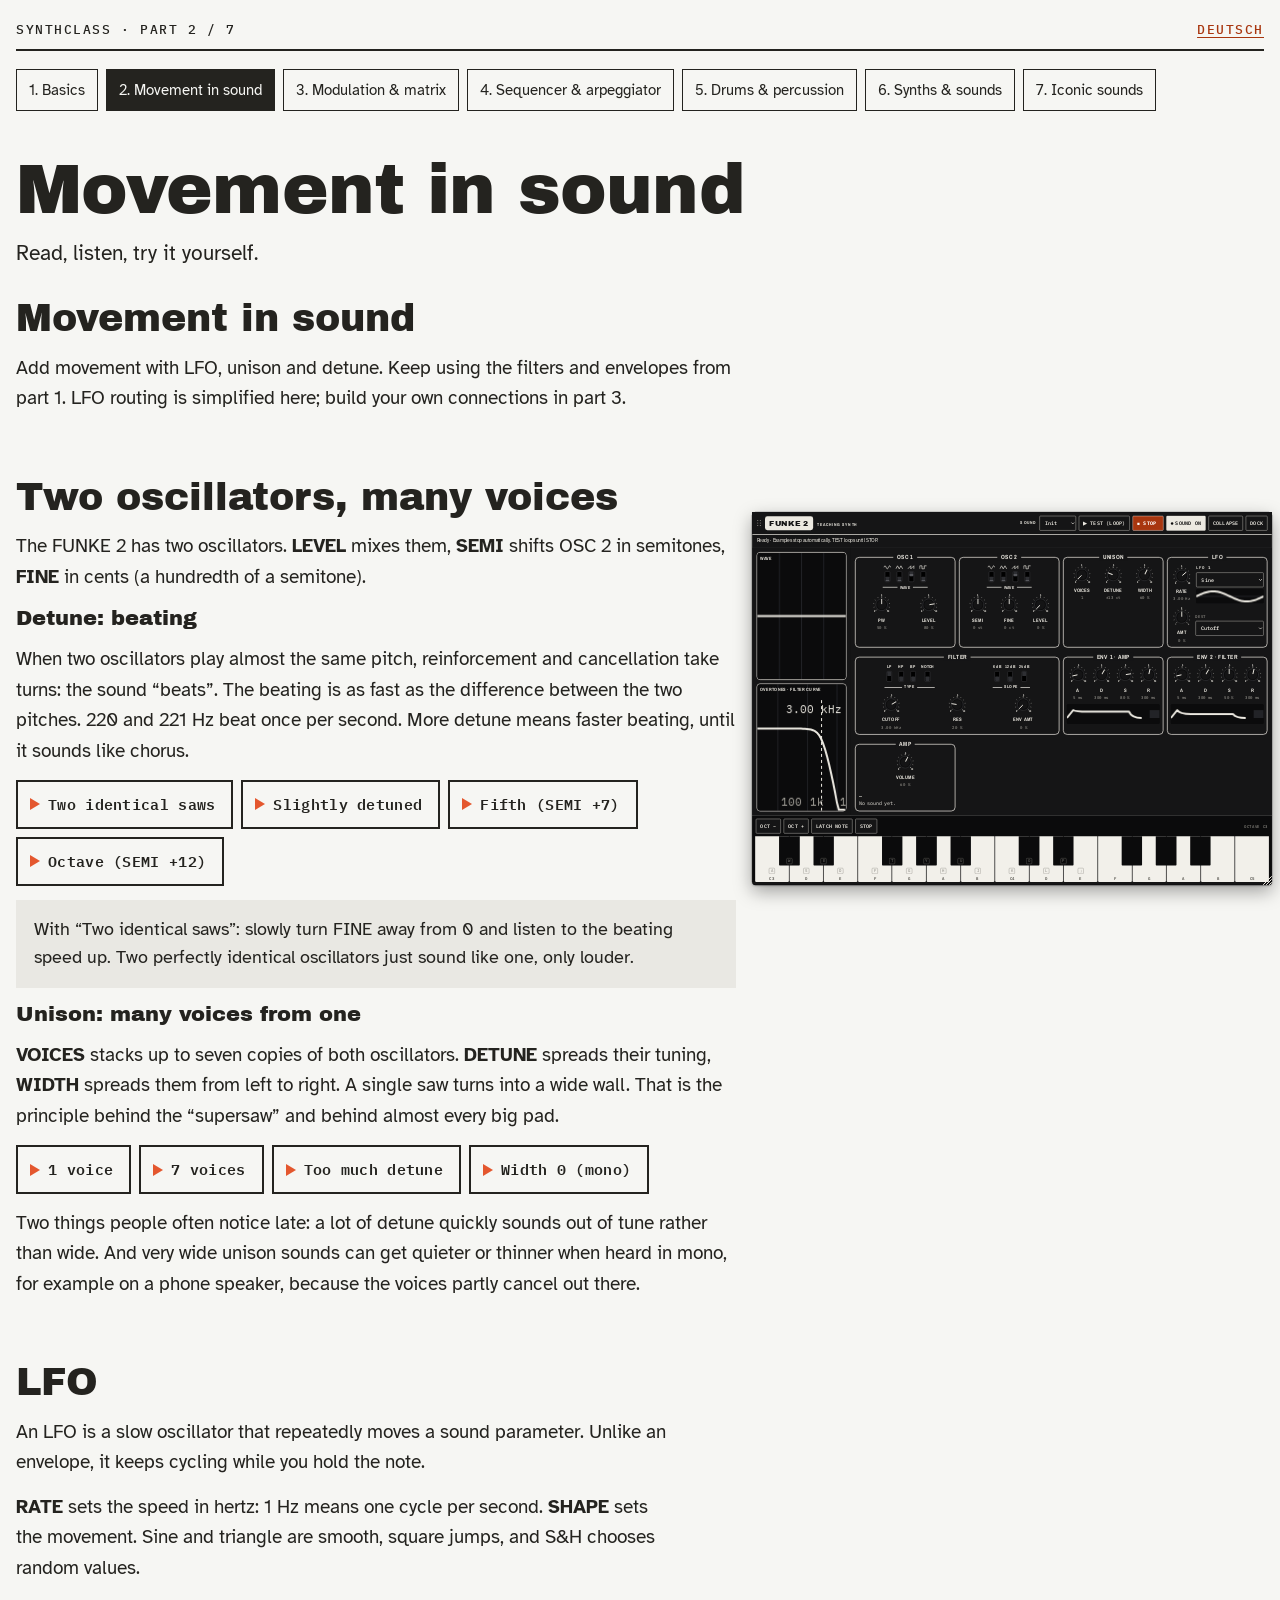
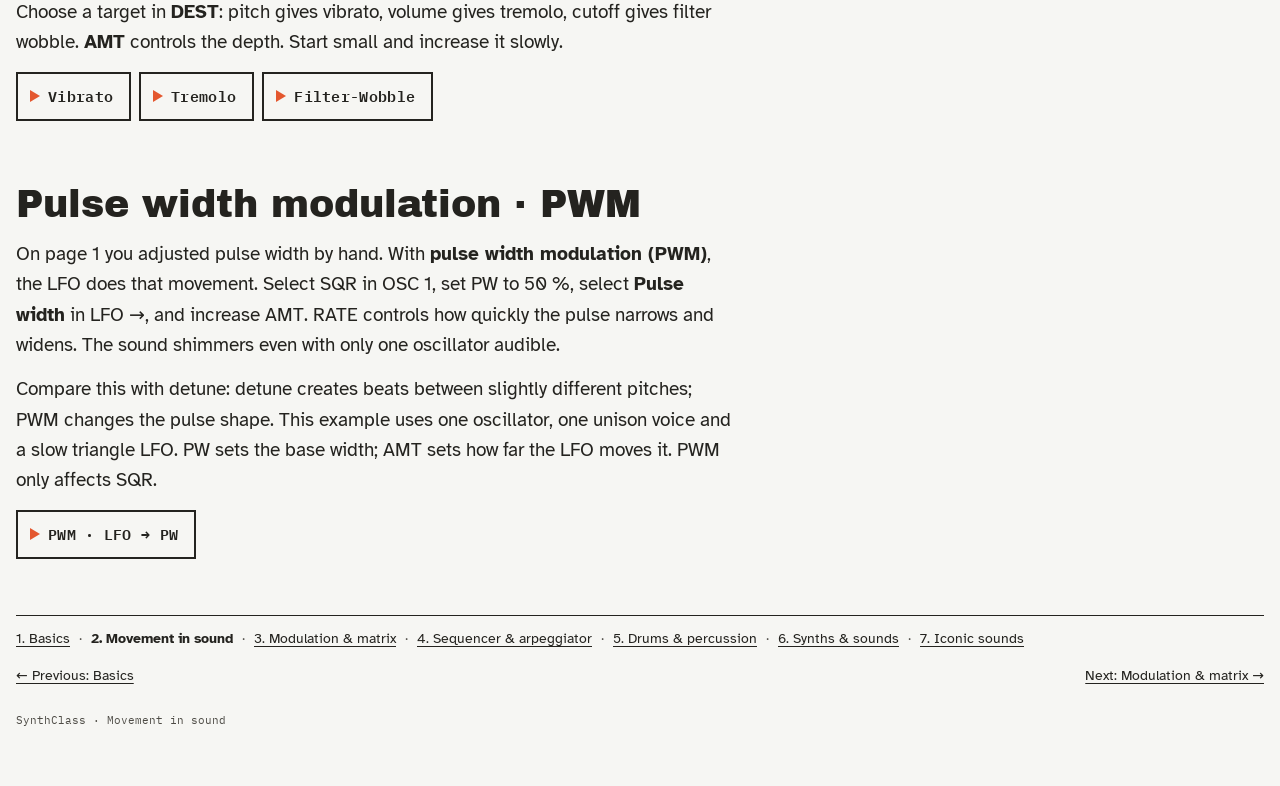
<file: advanced.html>
<!doctype html>
<html lang="en">
<head>
<meta charset="utf-8">
<meta name="viewport" content="width=device-width, initial-scale=1, viewport-fit=cover">
<title>SynthClass · 2. Movement in sound</title>
<link rel="stylesheet" href="https://fonts.googleapis.com/css2?family=Archivo+Black&family=Atkinson+Hyperlegible:ital,wght@0,400;0,700;1,400&family=IBM+Plex+Mono:wght@400;500;600&family=Archivo+Narrow:wght@600;700&display=swap">
<style>
/* Layout: Lehrtext links zum Lesen, spielbarer Synth rechts klebend daneben; mobil steht der Synth oben. */
:root{
  --paper:#F6F6F3; --ink:#24231F; --muted:#4D4B45; --surface:#E9E8E3; --rule:#24231F;
  --accent:#E4572E; --accent-ink:#A8360F; --blue:#1F4FBF;
  --note-dark-bg:#2C2D30; --note-dark-fg:#F1EFE9;
  --panel:#24262A; --panel-2:#2D2F34; --panel-line:#3A3C42; --panel-edge:#15161A;
  --panel-text:#F5F3EE; --panel-label:#DAD7CF; --panel-dim:#B0ACA3; --panel-accent:#FFA27A; --panel-print:#E6E1D3;
  --knob-face:#33353A; --knob-track:#4A4C53; --led-off:#4A4C53; --led-on:#FF6A3D;
  --scope-bg:#17181B; --scope-grid:#2C2E33; --scope-line:#FF7A50; --curve:#9DB4F0; --spec:#5A5D65;
  --key-white:#ECEAE3; --key-white-ink:#55534D; --key-black:#141416; --key-bed:#0E0F11; --key-down:#FF6A3D;
  --f-display:'Archivo Black','Arial Black',Impact,sans-serif;
  --f-body:'Atkinson Hyperlegible',system-ui,-apple-system,'Segoe UI',sans-serif;
  --f-mono:'IBM Plex Mono',ui-monospace,'SFMono-Regular',Menlo,Consolas,monospace;
}
@media (prefers-color-scheme: dark){
  :root:not([data-theme="light"]){
    --paper:#1B1C1F; --ink:#E7E5DF; --muted:#BAB6AD; --surface:#26272B; --rule:#E7E5DF;
    --accent:#F0703F; --accent-ink:#FF9B70; --blue:#9DB4F0; --panel-edge:#45474D;
    --note-dark-bg:#33353A; --note-dark-fg:#F1EFE9; color-scheme:dark;
  }
}
:root[data-theme="dark"]{
  --paper:#1B1C1F; --ink:#E7E5DF; --muted:#BAB6AD; --surface:#26272B; --rule:#E7E5DF;
  --accent:#F0703F; --accent-ink:#FF9B70; --blue:#9DB4F0; --panel-edge:#45474D;
  --note-dark-bg:#33353A; --note-dark-fg:#F1EFE9; color-scheme:dark;
}
*{box-sizing:border-box}
body{background:var(--paper);color:var(--ink);font-family:var(--f-body);font-size:19px;line-height:1.6;
  padding-left:max(16px,env(safe-area-inset-left,0px));padding-right:max(16px,env(safe-area-inset-right,0px));padding-block:0 56px}
.page{max-width:1380px;margin:0 auto}
.top{display:flex;justify-content:space-between;align-items:baseline;gap:8px 16px;flex-wrap:wrap;border-bottom:2px solid var(--rule);padding:20px 0 8px;font-family:var(--f-mono);font-size:13px;letter-spacing:.12em;font-weight:500;text-transform:uppercase}
.hero{padding:28px 0 28px;display:flex;flex-direction:column;gap:14px;max-width:780px}
h1{font-family:var(--f-display);font-weight:400;font-size:clamp(38px,6.2vw,70px);line-height:.95;letter-spacing:-.01em;margin:0;text-wrap:balance}
.lead{font-size:21px;max-width:680px;margin:0}
.layout{display:grid;grid-template-columns:minmax(0,1fr);gap:40px}
.synth-col{order:-1;min-width:0}
@media (min-width:1100px){
  body:not(.is-floating) .layout{grid-template-columns:minmax(0,1fr) 620px;align-items:start}
  body:not(.is-floating) .synth-col{order:0;position:sticky;top:calc(env(safe-area-inset-top,0px) + 16px);max-height:calc(100vh - 32px);overflow:auto}
}
body.is-floating .synth-col{display:none}
.synth.floating{position:fixed;z-index:30;width:1240px;transform-origin:0 0;transform:scale(var(--s,1));overflow:visible;box-shadow:0 18px 50px rgba(0,0,0,.35),0 2px 6px rgba(0,0,0,.25)}
.synth.floating .s-head{cursor:grab;position:sticky;top:0;z-index:2}
.synth.floating.dragging .s-head{cursor:grabbing}
.synth.dragging{user-select:none;-webkit-user-select:none}
.grip{display:none;width:14px;height:22px;flex-shrink:0;align-self:center;background-image:radial-gradient(circle,var(--panel-dim) 1.6px,transparent 1.8px);background-size:7px 7px}
.synth.floating .grip{display:block}
.synth.min .secs,.synth.min .kbd{display:none}
.rz{display:none;position:absolute;right:0;bottom:0;width:26px;height:26px;cursor:nwse-resize;touch-action:none;z-index:3;
  background:linear-gradient(135deg,transparent 0 52%,var(--panel-label) 52% 57%,transparent 57% 67%,var(--panel-label) 67% 72%,transparent 72% 82%,var(--panel-label) 82% 87%,transparent 87%)}
.synth.floating .rz{display:block}
.synth.min .s-head{border-bottom:0}
@media (max-width:899px){#dock{display:none}}
/* Breites Fenster: Bildschirme links, Sektionen 3 x 2, flache Tastatur */
@container synth (min-width:1000px){
  .s-main{display:grid;grid-template-columns:minmax(260px,300px) minmax(0,1fr)}
  .synth.min .s-main{display:block}
  .synth.min .s-main .screens{grid-template-columns:1fr 1fr;grid-template-rows:auto;border-right:0}
  .synth.min .s-main .screen{min-height:0}
  .synth.min .s-main .screen canvas{position:static;height:150px}
  .s-main .screens{grid-template-columns:1fr;grid-template-rows:1fr 1fr;border-right:1px solid var(--panel-line)}
  .s-main .screen{min-height:150px}
  .s-main .screen canvas{position:absolute;inset:0;height:100%}
  .s-main .secs{grid-template-columns:repeat(3,minmax(0,1fr));border-top:0}
  .ctl{width:60px}
  .knobs{gap:6px}
  .s-main .sec{padding:18px 10px 10px;gap:10px}
  .keys{height:104px}
  .kbar{padding:6px 10px}
}
.text{display:flex;flex-direction:column;gap:64px;min-width:0;max-width:720px}
.chapter{display:flex;flex-direction:column;gap:14px;scroll-margin-top:24px}
.kicker{font-family:var(--f-mono);font-size:13px;letter-spacing:.14em;font-weight:600;color:var(--accent-ink);text-transform:uppercase}
h2{font-family:var(--f-display);font-weight:400;font-size:38px;line-height:1.05;margin:0;text-wrap:balance}
h3{font-family:var(--f-display);font-weight:400;font-size:21px;line-height:1.15;margin:0}
p{margin:0;text-wrap:pretty}
b{font-weight:700}
.howto{background:var(--surface);padding:16px 18px;display:grid;grid-template-columns:repeat(auto-fit,minmax(180px,1fr));gap:14px 22px;font-size:17px;line-height:1.5}
.howto div{display:flex;flex-direction:column;gap:2px}
.howto .k{font-family:var(--f-mono);font-size:13px;font-weight:600;letter-spacing:.1em;color:var(--accent-ink)}
.tries{display:flex;flex-wrap:wrap;gap:8px}
.try{font-family:var(--f-mono);font-size:15px;font-weight:600;letter-spacing:.02em;padding:10px 16px 10px 12px;min-height:48px;border:2px solid var(--ink);background:var(--paper);color:var(--ink);cursor:pointer;display:inline-flex;align-items:center;gap:8px;border-radius:0}
.try::before{content:"";width:0;height:0;border-left:10px solid var(--accent);border-top:6px solid transparent;border-bottom:6px solid transparent}
.try:hover{background:var(--surface)}
.try.on{background:var(--ink);color:var(--paper)}
.try:focus-visible,.pbtn:focus-visible,.sw button:focus-visible,.key:focus-visible,select:focus-visible{outline:3px solid var(--accent);outline-offset:2px}
.defs{display:grid;grid-template-columns:repeat(auto-fit,minmax(210px,1fr));gap:20px}
.def{border-top:3px solid var(--ink);padding-top:8px;display:flex;flex-direction:column;gap:6px;font-size:17px;line-height:1.5;min-width:0}
.def .head{display:flex;justify-content:space-between;align-items:baseline;gap:8px}
.def .tag{font-family:var(--f-mono);font-size:12px;font-weight:600;color:var(--accent-ink);letter-spacing:.06em}
.def .use{color:var(--muted);font-size:16px}
.note{background:var(--surface);padding:16px 18px;font-size:18px;line-height:1.55}
.note.dark{background:var(--note-dark-bg);color:var(--note-dark-fg)}
.chain{display:flex;flex-wrap:wrap;align-items:stretch;gap:6px}
.chain .box{border:2px solid var(--ink);padding:8px 12px;display:flex;flex-direction:column;gap:2px;min-width:0;flex:1 1 120px}
.chain .box .t{font-family:var(--f-display);font-size:19px}
.chain .box .s{font-size:16px;color:var(--muted);line-height:1.4}
.chain .arr{align-self:center;font-family:var(--f-mono);font-weight:600}
.chain .box.helper{border-style:dashed;border-color:var(--accent)}
.chain .box.ear{background:var(--ink);color:var(--paper)}
.chain .box.ear .s{color:var(--paper);opacity:.8}
.tablewrap{overflow-x:auto}
table{border-collapse:collapse;width:100%;min-width:560px;font-size:17px;line-height:1.45}
th{font-family:var(--f-mono);font-size:12px;letter-spacing:.1em;text-align:left;padding:8px 10px 8px 0;border-bottom:2px solid var(--rule)}
td{padding:8px 10px 8px 0;border-bottom:1px solid var(--muted);vertical-align:top}
td:first-child{font-weight:700;white-space:nowrap}
.recipes{display:grid;grid-template-columns:repeat(auto-fit,minmax(190px,1fr));gap:12px}
.recipe{background:var(--surface);border-top:4px solid var(--ink);padding:12px 14px 14px;display:flex;flex-direction:column;gap:8px;font-size:16px;line-height:1.4}
.recipe .row{display:flex;gap:8px}
.recipe .row span:first-child{width:64px;flex-shrink:0;font-family:var(--f-mono);font-size:12px;font-weight:600;color:var(--accent-ink);padding-top:2px}
.recipe .try{margin-top:6px;align-self:flex-start}
footer.foot{margin-top:56px;border-top:1px solid var(--rule);padding-top:10px;font-family:var(--f-mono);font-size:13px;color:var(--muted);display:flex;justify-content:space-between;gap:8px 16px;flex-wrap:wrap}

/* --- Synth panel (Hardware, immer dunkel) --- */
.synth{background:var(--panel);color:var(--panel-text);border:1px solid var(--panel-edge);border-radius:10px;overflow:hidden;container-type:inline-size;container-name:synth}
.krow{display:flex;gap:10px;align-items:center}
.krow .mini{flex:1;min-width:90px;height:62px}
.s-head{display:flex;align-items:center;justify-content:space-between;gap:10px;padding:10px 12px;background:var(--panel-2);border-bottom:1px solid var(--panel-line);flex-wrap:wrap}
.brand{display:flex;align-items:baseline;gap:10px}
.brand .n{font-family:var(--f-display);font-size:21px;letter-spacing:.08em}
.brand .d{font-family:var(--f-mono);font-size:11px;letter-spacing:.16em;color:var(--panel-dim)}
.s-head .ctrls{display:flex;gap:8px;align-items:center;flex-wrap:wrap}
.pbtn{font-family:var(--f-mono);font-size:13px;font-weight:600;letter-spacing:.08em;background:var(--panel);color:var(--panel-text);border:1px solid var(--panel-line);padding:8px 12px;min-height:42px;cursor:pointer;border-radius:4px;display:inline-flex;align-items:center;gap:6px}
.pbtn:hover{border-color:var(--panel-dim)}
.pbtn[aria-pressed="true"]{background:var(--led-on);color:var(--key-black);border-color:var(--led-on)}
.pbtn.power{background:var(--led-on);color:var(--key-black);border-color:var(--led-on)}
.pbtn.power[aria-pressed="true"]{background:var(--panel);color:var(--panel-text);border-color:var(--panel-line)}
.pbtn .dot{width:7px;height:7px;border-radius:50%;background:currentColor}
.synth select{font-family:var(--f-mono);font-size:13px;font-weight:600;letter-spacing:.06em;background:var(--panel);color:var(--panel-text);border:1px solid var(--panel-line);border-radius:4px;min-height:42px;padding:0 10px}
.screens{display:grid;grid-template-columns:1fr 1fr;gap:1px;background:var(--panel-line)}
@media (max-width:480px){.screens{grid-template-columns:1fr}}
.screen{background:var(--scope-bg);position:relative;min-width:0}
.screen canvas{display:block;width:100%;height:140px}
.screen .lbl{position:absolute;left:8px;top:6px;font-family:var(--f-mono);font-size:11px;letter-spacing:.14em;color:var(--panel-dim);pointer-events:none}
.secs{display:grid;grid-template-columns:repeat(auto-fit,minmax(280px,1fr));gap:22px 10px;padding:22px 12px 12px;background:var(--panel);border-top:1px solid var(--panel-line)}
.sec{border:1.5px solid var(--panel-print);border-radius:6px;padding:18px 12px 12px;display:flex;flex-direction:column;gap:12px;min-width:0}
.sec-name{align-self:flex-start;margin-top:-30px;background:var(--panel-print);color:var(--panel);font-family:var(--f-mono);font-weight:700;font-size:12px;line-height:1.3;letter-spacing:.14em;padding:3px 9px;border-radius:3px}
.swrow{display:flex;gap:6px 14px;flex-wrap:wrap;align-items:flex-start}
.swgrp{display:flex;flex-direction:column;gap:2px;border-radius:4px}
.swgrp .cap{font-family:var(--f-mono);font-size:10px;letter-spacing:.14em;color:var(--panel-dim);padding-left:4px}
.swgrp.hi{box-shadow:0 0 0 2px var(--led-on)}
.sw{display:flex;flex-wrap:wrap;gap:2px}
.sw button{background:none;border:0;padding:6px 6px 6px 5px;display:flex;flex-direction:row;align-items:center;gap:5px;cursor:pointer;color:var(--panel-label);font-family:var(--f-mono);font-size:12px;min-height:34px;border-radius:3px;white-space:nowrap}
.sw button:hover{background:var(--panel-2)}
.sw button .led{flex-shrink:0;width:9px;height:9px;border-radius:50%;background:var(--led-off)}
.sw button[aria-checked="true"]{color:var(--panel-text)}
.sw button[aria-checked="true"] .led{background:var(--led-on);box-shadow:0 0 6px var(--led-on)}
.knobs{display:flex;flex-wrap:wrap;gap:8px 8px}
.ctl{display:flex;flex-direction:column;align-items:center;gap:2px;width:64px}
.knob{width:54px;height:54px;touch-action:none;cursor:ns-resize;border-radius:50%;display:block}
.knob:focus-visible{outline:2px solid var(--led-on);outline-offset:2px}
.ctl .l{font-family:var(--f-mono);font-size:12px;letter-spacing:.06em;color:var(--panel-label);margin-top:4px}
.ctl .v{font-family:var(--f-mono);font-size:11px;color:var(--panel-dim);font-variant-numeric:tabular-nums;white-space:nowrap}
.ctl.hi .l{color:var(--led-on)}
.ctl.hi .knob{box-shadow:0 0 0 3px var(--led-on)}
.mini{display:block;width:100%;height:56px;background:var(--scope-bg);border-radius:3px}
.readout{font-family:var(--f-mono);font-size:14px;line-height:1.5;color:var(--panel-label);font-variant-numeric:tabular-nums}
.readout b{color:var(--panel-text);font-weight:600}
.kbd{background:var(--key-bed);border-top:1px solid var(--panel-line)}
.kbar{display:flex;align-items:center;gap:8px;flex-wrap:wrap;padding:8px 10px}
.kbar .hint{font-family:var(--f-mono);font-size:12px;color:var(--panel-dim);letter-spacing:.06em;margin-left:auto}
.keys{position:relative;height:130px;margin:0 8px 8px;display:flex;gap:2px;touch-action:none;user-select:none;-webkit-user-select:none}
.key{border:0;padding:0;cursor:pointer;font-family:var(--f-mono);font-size:12px;display:flex;flex-direction:column;align-items:center;justify-content:flex-end;gap:5px}
.key .kc{font-size:10px;line-height:15px;min-width:17px;padding:0 3px;border:1px solid currentColor;border-radius:3px;opacity:.7;text-align:center}
.key .nn{font-weight:600;line-height:1}
.key.w{flex:1;background:var(--key-white);color:var(--key-white-ink);border-radius:0 0 3px 3px;padding-bottom:6px;min-width:0}
.key.b{position:absolute;top:0;height:64%;background:var(--key-black);color:var(--panel-dim);border-radius:0 0 2px 2px;padding-bottom:4px;z-index:1}
.key.down{background:var(--key-down);color:var(--key-black)}
.toplinks{display:flex;gap:8px 20px;flex-wrap:wrap}
.top a{color:var(--accent-ink);text-decoration:underline;text-underline-offset:3px}
.navlink{font-family:var(--f-mono);font-size:14px;font-weight:600;color:var(--accent-ink)}
.toast{position:fixed;left:max(16px,env(safe-area-inset-left,0px));right:max(16px,env(safe-area-inset-right,0px));bottom:calc(16px + env(safe-area-inset-bottom,0px));z-index:20;background:var(--panel);color:var(--panel-text);border:1px solid var(--panel-line);padding:10px 12px;display:flex;align-items:center;gap:12px;justify-content:space-between;font-size:17px;max-width:620px;margin:0 auto}
@media (prefers-reduced-motion: reduce){*{scroll-behavior:auto!important}}
/* --- Siebdruck-Look: schwarze Platte, weißer Aufdruck, schwarze Knöpfe --- */
:root{
  --panel:#111214; --panel-2:#111214; --panel-line:#2A2B2F; --panel-edge:#000000;
  --panel-print:#ECE9E1; --panel-label:#ECE9E1; --panel-text:#ECE9E1; --panel-dim:#A9A69E; --panel-accent:#ECE9E1;
  --knob-face:#0B0B0C; --knob-skirt:#26272B; --knob-track:#34363B; --knob-arc:#ECE9E1;
  --led-off:#3A2A24; --scope-bg:#0B0B0C; --scope-grid:#222327;
  --key-white:#F2F0EA; --key-black:#0B0B0C; --key-bed:#0B0B0C;
}
.synth{background:var(--panel)}
.s-head{background:var(--panel);border-bottom:1.5px solid var(--panel-print)}
.brand .n{color:var(--panel-print);letter-spacing:.14em}
.secs,.s-main .secs{background:var(--panel)}
.sec-name{background:var(--panel);color:var(--panel-print);padding:2px 8px;margin-left:-4px}
.sub-name{color:var(--panel-print)}
.screens{gap:10px;padding:12px;background:var(--panel)}
.s-main .screens{border-right:0}
.screen{border:1.5px solid var(--panel-print);border-radius:4px;overflow:hidden}
.pbtn,.sw button,.tog,.synth select,.psel{background:var(--panel);border:1.5px solid var(--panel-print);color:var(--panel-print);box-shadow:none;border-radius:3px}
.pbtn:hover,.sw button:hover,.tog:hover{background:var(--panel-line)}
.sw{gap:6px}
.sw button{color:var(--panel-dim)}
.sw button[aria-checked="true"],.tog[aria-pressed="true"]{color:var(--panel-print)}
.pbtn[aria-pressed="true"]{background:var(--panel-print);color:var(--panel);border-color:var(--panel-print)}
.pbtn.power{background:var(--led-on);color:var(--key-black);border-color:var(--led-on)}
.pbtn.power[aria-pressed="true"]{background:var(--panel);color:var(--panel-print);border-color:var(--panel-print)}
.ctl .l{color:var(--panel-print)}
.kbd{background:var(--key-bed);border-top:1.5px solid var(--panel-print)}
.key.w{background:var(--key-white)}
.key.down,.key.w.down,.key.b.down{background:var(--key-down);color:var(--key-black)}

/* --- Frontplatten-Look: Siebdruck, Skalen, Schiebeschalter --- */
:root{--led-on:#ECE9E1;--key-down:#A8A49B;--scope-line:#ECE9E1;--curve:#ECE9E1;--spec:#3A3B40;--f-narrow:'Archivo Narrow','Arial Narrow',sans-serif;--panel:#151516;--panel-2:#151516;--knob-face:#141415;--knob-skirt:#0C0C0D;--knob-knurl:#5A5B60;--slot:#000000;--slot-edge:#55565B;--thumb-a:#2E2F33;--thumb-b:#55565B}
.synth{background:var(--panel)}
.sec{border:2px solid var(--panel-print);border-radius:12px;padding:20px 12px 12px}
.s-main .sec{padding:20px 10px 10px}
.secs{gap:26px 10px;padding:26px 12px 12px}
.sec-name{align-self:center;margin-top:-33px;margin-left:0;padding:0 10px;background:var(--panel);color:var(--panel-print);font-family:var(--f-narrow);font-weight:700;font-size:17px;letter-spacing:.06em;line-height:1.3;border-radius:0}
.sec-head{justify-content:center;margin-top:-33px}
.sub-name{font-family:var(--f-narrow);font-weight:700;font-size:13px;letter-spacing:.06em}
.brand .n{background:var(--panel-print);color:var(--panel);padding:3px 12px 2px;border-radius:7px;font-size:22px;letter-spacing:.04em}
.brand .d{font-family:var(--f-narrow);font-weight:700;font-size:12px;color:var(--panel-print)}
.s-head{border-bottom:2px solid var(--panel-print)}
.knobs{gap:6px 4px;justify-content:space-around}
.ctl{width:64px}
.knob{width:60px;height:60px;overflow:visible;border-radius:50%}
.knob .num{font-family:var(--f-narrow);font-weight:700;font-size:7.6px;fill:var(--panel-print)}
.knob .hl{opacity:0}
.ctl.hi .knob{box-shadow:none}
.ctl.hi .knob .hl{opacity:1}
.ctl.hi .l{background:var(--panel-print);color:var(--panel);padding:0 5px;border-radius:2px}
.ctl .l{font-family:var(--f-narrow);font-weight:700;font-size:14px;letter-spacing:.04em;margin-top:0;color:var(--panel-print)}
.ctl .v{font-size:11px}
.swrow{gap:8px 18px;justify-content:space-around}
.swgrp{flex-direction:column-reverse;align-items:stretch;gap:4px}
.swgrp .cap{display:flex;align-items:center;gap:6px;font-family:var(--f-narrow);font-weight:700;font-size:12px;letter-spacing:.08em;color:var(--panel-print);padding:0}
.swgrp .cap::before,.swgrp .cap::after{content:"";flex:1;height:1.5px;background:var(--panel-print);min-width:6px}
.swgrp.hi{box-shadow:none}
.swgrp.hi .slot{border-color:var(--led-on);box-shadow:0 0 0 2px var(--led-on)}
.sw{gap:8px;justify-content:center;flex-wrap:wrap}
.sw button,.tog{background:none!important;border:0!important;box-shadow:none!important;transform:none!important;padding:2px!important;min-height:0;min-width:26px;display:flex;flex-direction:column;align-items:center;gap:5px;color:var(--panel-print);cursor:pointer}
.sw button .sl,.tog .sl{font-family:var(--f-narrow);font-weight:700;font-size:12px;letter-spacing:.03em;line-height:13px;white-space:nowrap}
.glyph{width:22px;height:13px;display:block}
.slot{display:block;position:relative;width:15px;height:30px;background:var(--slot);border:1px solid var(--slot-edge);border-radius:3px}
.thumb{position:absolute;left:1px;right:1px;bottom:1px;height:13px;border-radius:2px;background:repeating-linear-gradient(0deg,var(--thumb-a) 0 2px,var(--thumb-b) 2px 3px)}
[aria-checked="true"] .thumb,[aria-pressed="true"] .thumb{bottom:15px}
.sw button:hover .slot,.tog:hover .slot{border-color:var(--panel-print)}
.sw button:focus-visible .slot,.tog:focus-visible .slot{outline:2px solid var(--led-on);outline-offset:2px}
.tog.hi .slot{border-color:var(--led-on);box-shadow:0 0 0 2px var(--led-on)}
.screen{border:2px solid var(--panel-print);border-radius:10px}
.screen .lbl{font-family:var(--f-narrow);font-weight:700;font-size:13px;color:var(--panel-print);letter-spacing:.06em}


/* --- Seite 2 --- */
.top a{color:var(--accent-ink);text-decoration:underline;text-underline-offset:3px}
.navlink{font-family:var(--f-mono);font-size:14px;font-weight:600;color:var(--accent-ink)}
.synth.floating{width:1480px}
.sec.span2{grid-column:span 1}
.sec-head{display:flex;justify-content:center;align-items:center;gap:8px;margin-top:-33px}
.sec-head .sec-name{margin-top:0}
.sub-name{font-family:var(--f-mono);font-weight:600;font-size:11px;letter-spacing:.14em;color:var(--panel-accent)}
.tog{background:var(--panel);border:1px solid var(--panel-line);border-radius:3px;color:var(--panel-label);font-family:var(--f-mono);font-size:11px;font-weight:600;letter-spacing:.08em;padding:4px 8px 4px 6px;min-height:30px;display:inline-flex;align-items:center;gap:6px;cursor:pointer}
.tog .led{width:9px;height:9px;border-radius:50%;background:var(--led-off)}
.tog[aria-pressed="true"]{color:var(--panel-text)}
.tog[aria-pressed="true"] .led{background:var(--led-on);box-shadow:0 0 6px var(--led-on)}
.tog.hi{box-shadow:0 0 0 2px var(--led-on)}
.psel{font-family:var(--f-mono);font-size:12px;font-weight:600;background:var(--panel-2);color:var(--panel-text);border:1px solid var(--panel-line);border-radius:4px;min-height:34px;padding:0 6px;max-width:100%}
.selw{display:flex;flex-direction:column;gap:2px;min-width:0}
.selw .cap{font-family:var(--f-mono);font-size:10px;letter-spacing:.14em;color:var(--panel-dim)}
.selw.hi .psel{box-shadow:0 0 0 2px var(--led-on)}
.lforow{display:grid;grid-template-columns:auto minmax(0,1fr);gap:4px 10px;align-items:center}
.lforow .side{display:flex;flex-direction:column;gap:6px;min-width:0}
.lforow .mini{height:40px}
.mrow{display:grid;grid-template-columns:22px minmax(0,1fr) minmax(0,1fr) 60px;gap:8px;align-items:center}
.mrow .nr{font-family:var(--f-mono);font-size:12px;color:var(--panel-dim)}
.mrow .ctl{width:60px}
.mrow .ctl .l{display:none}
.mhead{display:grid;grid-template-columns:22px minmax(0,1fr) minmax(0,1fr) 60px;gap:8px;font-family:var(--f-mono);font-size:10px;letter-spacing:.14em;color:var(--panel-dim)}
.mhead span:last-child{text-align:center}
@container synth (min-width:1000px){
  .sec.span2{grid-column:span 2}
}
@container synth (min-width:1150px){
  .s-main .secs{grid-template-columns:repeat(4,minmax(0,1fr))}
  .s-main{grid-template-columns:minmax(240px,280px) minmax(0,1fr)}
  .ctl{width:62px}
  .s-main .sec{padding:20px 9px 10px}
  .sw button{padding:6px 4px}
  .mrow .knob{width:46px;height:46px}
  .mrow .knob .num,.mrow .knob .tick{display:none}
  .mrow{gap:6px}
}
/* Obertöne-Editor */
.harm{background:var(--panel);color:var(--panel-text);border-radius:8px;padding:14px;display:flex;flex-direction:column;gap:12px}
.harm .row{display:grid;grid-template-columns:minmax(0,3fr) minmax(0,2fr);gap:12px}
@media (max-width:600px){.harm .row{grid-template-columns:1fr}}
.harm canvas{display:block;width:100%;height:190px;background:var(--scope-bg);border-radius:4px;touch-action:none}
.harm canvas.bars{cursor:ns-resize}
.harm .lbl{font-family:var(--f-mono);font-size:11px;letter-spacing:.12em;color:var(--panel-dim)}
.harm .cell{display:flex;flex-direction:column;gap:6px;min-width:0}
.harm .hint{font-size:15px;color:var(--panel-label);line-height:1.45}
</style>
<style>:root{padding-top:env(safe-area-inset-top,0px);padding-bottom:env(safe-area-inset-bottom,0px)}body{margin:0}[hidden]{display:none!important}img{max-width:100%}</style>
<link rel="stylesheet" href="course.css?v=429349cc2f">
</head>
<body data-course="2">
<div class="page">
  <div class="top"><div>SynthClass · Part 2 / 7</div><a href="de/fortgeschritten.html" hreflang="de">Deutsch</a></div><nav aria-label="Course pages" class="course-nav"><a href="index.html">1. Basics</a><a href="advanced.html" aria-current="page">2. Movement in sound</a><a href="modulation.html">3. Modulation & matrix</a><a href="sequencer.html">4. Sequencer & arpeggiator</a><a href="drums.html">5. Drums & percussion</a><a href="sounds.html">6. Synths & sounds</a><a href="iconic.html">7. Iconic sounds</a></nav><header class="hero"><h1>Movement in sound</h1><p class="lead">Read, listen, try it yourself.</p></header>

  <div class="layout">
    <main class="text"><section class="chapter" id="start"><h2>Movement in sound</h2><p>Add movement with LFO, unison and detune. Keep using the filters and envelopes from part 1. LFO routing is simplified here; build your own connections in part 3.</p></section><section class="chapter" id="oscillators">

        <h2>Two oscillators, many voices</h2>
        <p>The FUNKE 2 has two oscillators. <b>LEVEL</b> mixes them, <b>SEMI</b> shifts OSC 2 in semitones, <b>FINE</b> in cents (a hundredth of a semitone).</p>
        <h3>Detune: beating</h3>
        <p>When two oscillators play almost the same pitch, reinforcement and cancellation take turns: the sound “beats”. The beating is as fast as the difference between the two pitches. 220 and 221 Hz beat once per second. More detune means faster beating, until it sounds like chorus.</p>
        <div class="tries">
          <button class="try" data-lesson="d_same">Two identical saws</button>
          <button class="try" data-lesson="d_beat">Slightly detuned</button>
          <button class="try" data-lesson="d_fifth">Fifth (SEMI +7)</button>
          <button class="try" data-lesson="d_oct">Octave (SEMI +12)</button>
        </div>
        <p class="note">With “Two identical saws”: slowly turn FINE away from 0 and listen to the beating speed up. Two perfectly identical oscillators just sound like one, only louder.</p>
        <h3>Unison: many voices from one</h3>
        <p><b>VOICES</b> stacks up to seven copies of both oscillators. <b>DETUNE</b> spreads their tuning, <b>WIDTH</b> spreads them from left to right. A single saw turns into a wide wall. That is the principle behind the “supersaw” and behind almost every big pad.</p>
        <div class="tries">
          <button class="try" data-lesson="u_1">1 voice</button>
          <button class="try" data-lesson="u_7">7 voices</button>
          <button class="try" data-lesson="u_much">Too much detune</button>
          <button class="try" data-lesson="u_mono">Width 0 (mono)</button>
        </div>
        <p>Two things people often notice late: a lot of detune quickly sounds out of tune rather than wide. And very wide unison sounds can get quieter or thinner when heard in mono, for example on a phone speaker, because the voices partly cancel out there.</p>
        </section><section class="chapter" id="lfo"><h2>LFO</h2><p>An LFO is a slow oscillator that repeatedly moves a sound parameter. Unlike an envelope, it keeps cycling while you hold the note.</p><p><b>RATE</b> sets the speed in hertz: 1 Hz means one cycle per second. <b>SHAPE</b> sets the movement. Sine and triangle are smooth, square jumps, and S&amp;H chooses random values.</p><p>Choose a target in <b>DEST</b>: pitch gives vibrato, volume gives tremolo, cutoff gives filter wobble. <b>AMT</b> controls the depth. Start small and increase it slowly.</p><div class="tries"><button class="try" data-lesson="course_vib">Vibrato</button><button class="try" data-lesson="course_trem">Tremolo</button><button class="try" data-lesson="course_wob">Filter-Wobble</button></div></section><section class="chapter" id="pwm"><h2>Pulse width modulation · PWM</h2><p>On page 1 you adjusted pulse width by hand. With <b>pulse width modulation (PWM)</b>, the LFO does that movement. Select SQR in OSC 1, set PW to 50 %, select <b>Pulse width</b> in LFO →, and increase AMT. RATE controls how quickly the pulse narrows and widens. The sound shimmers even with only one oscillator audible.</p><p>Compare this with detune: detune creates beats between slightly different pitches; PWM changes the pulse shape. This example uses one oscillator, one unison voice and a slow triangle LFO. PW sets the base width; AMT sets how far the LFO moves it. PWM only affects SQR.</p><div class="tries"><button class="try" data-lesson="course_pwm">PWM · LFO → PW</button></div></section></main>

    <aside class="synth-col" aria-label="Playable synthesizer FUNKE 2">
      <div class="synth" id="synth">
        <div class="s-head">
          <div class="brand"><span class="grip" aria-hidden="true" title="Drag to move"></span><span class="n">FUNKE 2</span><span class="d">TEACHING SYNTH</span></div>
          <div class="ctrls">
            <label for="preset" class="brand"><span class="d">SOUND</span></label>
            <select id="preset"><option value="init">Init</option><option value="d_beat">Detune</option><option value="u_7">Unison</option><option value="course_vib">Vibrato</option><option value="course_wob">Wobble</option><option value="course_pwm">PWM</option></select>
            <button class="pbtn" id="previewTest" aria-pressed="false">▶ TEST (LOOP)</button><button class="pbtn preview-stop" id="previewStop">■ STOP</button><button class="pbtn power" id="power" aria-pressed="false"><span class="dot"></span><span id="powerLbl">SOUND ON</span></button>
            <button class="pbtn" id="minimize" aria-expanded="true" aria-controls="synth">COLLAPSE</button>
            <button class="pbtn" id="dock">DOCK</button>
          </div>
        </div>
        <p class="playback-status" id="playbackStatus" role="status">Ready · Examples stop automatically. TEST loops until STOP.</p><div class="s-main">
          <div class="screens">
            <div class="screen"><canvas id="scope" aria-label="Oscilloscope"></canvas><span class="lbl">WAVE</span></div>
            <div class="screen"><canvas id="spec" aria-label="Overtones and filter curve"></canvas><span class="lbl">OVERTONES · <span style="color:var(--curve)">FILTER CURVE</span></span></div>
          </div>
          <div class="secs" id="secs"></div>
        </div>
        <div class="kbd">
          <div class="kbar">
            <button class="pbtn" id="octDown" aria-label="Octave down">OCT −</button>
            <button class="pbtn" id="octUp" aria-label="Octave up">OCT +</button>
            <button class="pbtn" id="hold" aria-pressed="false" title="Latch manually played notes until clicked again.">LATCH NOTE</button>
            <button class="pbtn" id="stop">STOP</button>
            <span class="hint" id="octLbl">OCTAVE C3</span>
          </div>
          <div class="keys" id="keys"></div>
        </div>
        <div class="rz" id="rz" title="Drag to scale (double-click: default size)"></div>
      </div>
    </aside>
  </div>

  <footer class="foot course-footer"><nav class="course-bottom" aria-label="Course navigation at the end of the page"><div class="course-bottom-links"><a href="index.html">1. Basics</a> <span aria-hidden="true">·</span> <a href="advanced.html" aria-current="page">2. Movement in sound</a> <span aria-hidden="true">·</span> <a href="modulation.html">3. Modulation & matrix</a> <span aria-hidden="true">·</span> <a href="sequencer.html">4. Sequencer & arpeggiator</a> <span aria-hidden="true">·</span> <a href="drums.html">5. Drums & percussion</a> <span aria-hidden="true">·</span> <a href="sounds.html">6. Synths & sounds</a> <span aria-hidden="true">·</span> <a href="iconic.html">7. Iconic sounds</a></div><div class="course-bottom-adjacent"><a rel="prev" href="index.html">← Previous: Basics</a><a rel="next" href="modulation.html">Next: Modulation & matrix →</a></div></nav><small>SynthClass · Movement in sound</small></footer>
</div>

<div class="toast" id="toast" hidden><span id="toastText">Playing. The controls in the synth are marked.</span><button class="pbtn" id="toastGo">TO THE SYNTH</button></div>

<script>
(function(){
'use strict';
const $=s=>document.querySelector(s);
const pct=v=>Math.round(v*100)+' %';
const bip=v=>(v>0?'+':'')+Math.round(v*100)+' %';
const hz=v=>v<1000?(v<10?v.toFixed(2):v<100?v.toFixed(1):Math.round(v))+' Hz':(v/1000).toFixed(v<10000?2:1)+' kHz';
const sec=v=>v<1?Math.round(v*1000)+' ms':v.toFixed(2)+' s';

// ---------- Parameter ----------
const PARAMS={
  pw:{label:'PW',aria:'Pulse width OSC 1 and 2',min:.05,max:.95,def:.5,fmt:pct},
  l1:{label:'LEVEL',aria:'Level OSC 1',min:0,max:1,def:.8,fmt:pct},
  semi2:{label:'SEMI',aria:'OSC 2 semitones',min:-24,max:24,step:1,def:0,fmt:v=>(v>0?'+':'')+v+' st'},
  fine2:{label:'FINE',aria:'OSC 2 fine tune',min:-50,max:50,step:1,def:0,fmt:v=>(v>0?'+':'')+v+' ct'},
  l2:{label:'LEVEL',aria:'Level OSC 2',min:0,max:1,def:0,fmt:pct},
  voices:{label:'VOICES',aria:'Unison voices',min:1,max:7,step:1,def:1,fmt:v=>String(v)},
  detune:{label:'DETUNE',aria:'Unison detune',min:0,max:1,def:.25,fmt:v=>'±'+Math.round(v*50)+' ct'},
  width:{label:'WIDTH',aria:'Unison stereo width',min:0,max:1,def:.6,fmt:pct},
  cutoff:{label:'CUTOFF',aria:'Filter Cutoff',min:30,max:18000,exp:1,def:3000,fmt:hz},
  res:{label:'RES',aria:'Filter resonance',min:0,max:1,def:.2,fmt:pct},
  drive:{label:'DRIVE',aria:'Filter Drive',min:0,max:1,def:0,fmt:pct},
  keytrk:{label:'KEYTRK',aria:'Filter Keytracking',min:0,max:1,def:0,fmt:pct},
  envAmt:{label:'ENV AMT',aria:'Filter envelope amount',min:0,max:1,def:0,fmt:pct},
  e1a:{label:'A',aria:'Amp envelope attack',min:.002,max:4,exp:1,def:.005,fmt:sec},
  e1d:{label:'D',aria:'Amp envelope decay',min:.005,max:4,exp:1,def:.3,fmt:sec},
  e1s:{label:'S',aria:'Amp envelope sustain',min:0,max:1,def:.8,fmt:pct},
  e1r:{label:'R',aria:'Amp envelope release',min:.01,max:5,exp:1,def:.3,fmt:sec},
  e2a:{label:'A',aria:'Filter envelope attack',min:.002,max:4,exp:1,def:.005,fmt:sec},
  e2d:{label:'D',aria:'Filter envelope decay',min:.005,max:4,exp:1,def:.3,fmt:sec},
  e2s:{label:'S',aria:'Filter envelope sustain',min:0,max:1,def:.5,fmt:pct},
  e2r:{label:'R',aria:'Filter envelope release',min:.01,max:5,exp:1,def:.3,fmt:sec},
  e3a:{label:'A',aria:'Envelope 3 attack',min:.002,max:4,exp:1,def:.005,fmt:sec},
  e3d:{label:'D',aria:'Envelope 3 decay',min:.005,max:4,exp:1,def:.5,fmt:sec},
  e3s:{label:'S',aria:'Envelope 3 sustain',min:0,max:1,def:0,fmt:pct},
  e3r:{label:'R',aria:'Envelope 3 release',min:.01,max:5,exp:1,def:.3,fmt:sec},
  lfo1r:{label:'RATE',aria:'LFO 1 rate',min:.05,max:20,exp:1,def:3,fmt:hz},
  lfo2r:{label:'RATE',aria:'LFO 2 rate',min:.05,max:20,exp:1,def:.5,fmt:hz},
  m1a:{label:'AMT',aria:'Mod slot 1 amount',min:-1,max:1,def:0,bip:1,fmt:bip},
  m2a:{label:'AMT',aria:'Mod slot 2 amount',min:-1,max:1,def:0,bip:1,fmt:bip},
  m3a:{label:'AMT',aria:'Mod slot 3 amount',min:-1,max:1,def:0,bip:1,fmt:bip},
  glide:{label:'GLIDE',aria:'Glide time',min:0,max:1,def:0,fmt:v=>v<.001?'off':sec(v)},
  vol:{label:'VOLUME',aria:'Volume',min:0,max:1,def:.6,fmt:pct}
};
const WAVES=[['sin','SIN'],['tri','TRI'],['saw','SAW'],['sqr','SQR']];
const SWITCHES={
  w1:{cap:'WAVE',opts:WAVES,def:'saw'},
  w2:{cap:'WAVE',opts:WAVES,def:'saw'},
  mode:{cap:'TYPE',opts:[['lp','LP'],['hp','HP'],['bp','BP'],['notch','NOTCH']],def:'lp'},
  slope:{cap:'SLOPE',opts:[['6','6 dB'],['12','12 dB'],['24','24 dB']],def:'24'}
};
const TOGGLES={sync:{label:'SYNC',def:false},legato:{label:'LEGATO',def:false}};
const LSHAPES=[['sin','Sine'],['tri','Triangle'],['saw','Sawtooth'],['sqr','Square'],['sh','Random (S&H)']];
const SRCS=[['none','—'],['lfo1','LFO 1'],['lfo2','LFO 2'],['env3','ENV 3'],['vel','Velocity'],['kt','Keytrack']];
const DSTS=[['none','—'],['pitch','Pitch'],['p2','OSC 2 pitch'],['cut','Cutoff'],['res','Resonance'],['pw','Pulse width'],['det','Detune'],['vol','Volume'],['lfo1r','LFO 1 rate']];
const SELECTS={
  lfo1s:{cap:'SHAPE',opts:LSHAPES,def:'sin'},lfo2s:{cap:'SHAPE',opts:LSHAPES,def:'tri'},
  m1s:{cap:'SOURCE',opts:SRCS,def:'none'},m1d:{cap:'DEST',opts:DSTS,def:'none'},
  m2s:{cap:'SOURCE',opts:SRCS,def:'none'},m2d:{cap:'DEST',opts:DSTS,def:'none'},
  m3s:{cap:'SOURCE',opts:SRCS,def:'none'},m3d:{cap:'DEST',opts:DSTS,def:'none'}
};
const INIT={};
for(const k in PARAMS)INIT[k]=PARAMS[k].def;
for(const k in SWITCHES)INIT[k]=SWITCHES[k].def;
for(const k in TOGGLES)INIT[k]=TOGGLES[k].def;
for(const k in SELECTS)INIT[k]=SELECTS[k].def;
SELECTS.m1d.opts=DSTS.filter(([id])=>['pitch','vol','cut','pw'].includes(id));PARAMS.m1a.aria='LFO amount';INIT.m1s='lfo1';INIT.m1d='cut';
const P=Object.assign({},INIT);

// Obertöne
const H=16;
const HARM={
  saw:Array.from({length:H},(_,i)=>1/(i+1)),
  sine:Array.from({length:H},(_,i)=>i===0?1:0),
  sqr:Array.from({length:H},(_,i)=>(i%2===0)?1/(i+1):0),
  tri:Array.from({length:H},(_,i)=>(i%2===0)?((i/2)%2===0?1:-1)/((i+1)*(i+1)):0),
  organ:Array.from({length:H},(_,i)=>({0:1,1:.8,2:.6,3:.5,5:.4,7:.35,11:.25,15:.2})[i]||0),
  clear:Array.from({length:H},(_,i)=>i===0?1:0)
};
let harm=HARM.saw.slice();

const LESSONS={
  course_pwm:{p:{w1:'sqr',l1:.8,l2:0,voices:1,pw:.5,cutoff:6500,res:.1,lfo1s:'tri',lfo1r:.6,m1s:'lfo1',m1d:'pw',m1a:.6},hi:['w1','pw','lfo1r'],play:{hold:45}},
  course_vib:{p:{lfo1r:5,m1s:'lfo1',m1d:'pitch',m1a:.04},hi:['lfo1r','m1a'],play:{hold:57}},
  course_trem:{p:{w1:'tri',lfo1r:5,m1s:'lfo1',m1d:'vol',m1a:.7},hi:['lfo1r','m1a'],play:{hold:57}},
  course_wob:{p:{cutoff:600,res:.5,lfo1r:1,m1s:'lfo1',m1d:'cut',m1a:.45},hi:['lfo1r','m1a'],play:{hold:45}},
  init:{"p":{"w1":"saw","l2":0,"voices":1,"cutoff":18000,"res":0,"envAmt":0,"drive":0,"keytrk":0,"e1a":0.002,"e1d":0.3,"e1s":1,"e1r":0.03},"hi":[],"play":{"hold":45}},
  d_same:{p:{w1:'saw',w2:'saw',l1:.7,l2:.7,cutoff:5000},hi:['l2','fine2'],play:{hold:45}},
  d_beat:{p:{w1:'saw',w2:'saw',l1:.7,l2:.7,fine2:8,cutoff:5000},hi:['fine2'],play:{hold:45}},
  d_fifth:{p:{w1:'saw',w2:'saw',l1:.7,l2:.6,semi2:7,cutoff:4000},hi:['semi2'],play:{hold:45}},
  d_oct:{p:{w1:'saw',w2:'sqr',l1:.7,l2:.6,semi2:12,cutoff:4000},hi:['semi2'],play:{hold:45}},
  u_1:{p:{w1:'saw',voices:1,cutoff:6000,e1a:.15,e1r:.6},hi:['voices'],play:{hold:57}},
  u_7:{p:{w1:'saw',voices:7,detune:.3,width:.8,cutoff:6000,e1a:.15,e1r:.6},hi:['voices','detune','width'],play:{hold:57}},
  u_much:{p:{w1:'saw',voices:7,detune:1,width:.8,cutoff:6000,e1a:.15,e1r:.6},hi:['detune'],play:{hold:57}},
  u_mono:{p:{w1:'saw',voices:7,detune:.3,width:0,cutoff:6000,e1a:.15,e1r:.6},hi:['width'],play:{hold:57}},
};

const LAYOUT=[
  {name:'OSC 1',sw:['w1'],knobs:['pw','l1']},
  {name:'OSC 2',sw:['w2'],knobs:['semi2','fine2','l2']},
  {name:'UNISON',knobs:['voices','detune','width']},
  {name:'LFO',lfo:true},
  {name:'FILTER',span:2,sw:['mode','slope'],knobs:['cutoff','res','envAmt']},
  {name:'ENV 1 · AMP',knobs:['e1a','e1d','e1s','e1r'],mini:'e1'},
  {name:'ENV 2 · FILTER',knobs:['e2a','e2d','e2s','e2r'],mini:'e2'},
  {name:'AMP',knobs:['vol'],readout:true}
];

// ---------- UI ----------
const NS='http://www.w3.org/2000/svg';
const knobEls={},swEls={},selEls={},togEls={},minis={};
const toN=(id,v)=>{const p=PARAMS[id];return p.exp?Math.log(v/p.min)/Math.log(p.max/p.min):(v-p.min)/(p.max-p.min);};
const fromN=(id,n)=>{const p=PARAMS[id];n=Math.max(0,Math.min(1,n));let v=p.exp?p.min*Math.pow(p.max/p.min,n):p.min+n*(p.max-p.min);if(p.step)v=Math.round(v/p.step)*p.step;return v;};
function arc(n0,n1){
  if(Math.abs(n1-n0)<.002)return '';
  const a=Math.min(n0,n1),b=Math.max(n0,n1),r=19;
  const A=(-135+270*a)*Math.PI/180,B=(-135+270*b)*Math.PI/180;
  const x0=24+r*Math.sin(A),y0=24-r*Math.cos(A),x1=24+r*Math.sin(B),y1=24-r*Math.cos(B);
  return 'M'+x0.toFixed(2)+' '+y0.toFixed(2)+' A'+r+' '+r+' 0 '+((b-a)*270>180?1:0)+' 1 '+x1.toFixed(2)+' '+y1.toFixed(2);
}

const GLYPH={sin:'M1 6 Q4 -2 7 6 T13 6 T19 6',tri:'M1 10 L5.5 2 L10 10 L14.5 2 L19 10',saw:'M1 10 L9 2 L9 10 L17 2 L17 10',sqr:'M1 10 L1 2 L7 2 L7 10 L13 10 L13 2 L19 2'};
const GLYPH_IDS=new Set(['wave','lfoShape','w1','w2']);
function knobSvg(bip){
  const s=document.createElementNS(NS,'svg');s.setAttribute('viewBox','0 0 60 60');s.setAttribute('class','knob');
  const mk=(t,a)=>{const e=document.createElementNS(NS,t);for(const k in a)e.setAttribute(k,a[k]);return e;};
  for(let i=0;i<=10;i++){
    const a=(-135+27*i)*Math.PI/180,maj=i%5===0,r1=maj?20:21.5,r2=24;
    s.append(mk('line',{x1:(30+r1*Math.sin(a)).toFixed(2),y1:(30-r1*Math.cos(a)).toFixed(2),x2:(30+r2*Math.sin(a)).toFixed(2),y2:(30-r2*Math.cos(a)).toFixed(2),stroke:'var(--panel-print)','stroke-width':maj?1.6:1.1,class:'tick'}));
    if(maj){const t=mk('text',{x:(30+27.2*Math.sin(a)).toFixed(2),y:(30-27.2*Math.cos(a)+2.6).toFixed(2),'text-anchor':'middle',class:'num'});t.textContent=bip?['−','0','+'][i/5]:String(i);s.append(t);}
  }
  const hl=mk('circle',{cx:30,cy:30,r:19.2,fill:'none',stroke:'var(--led-on)','stroke-width':2.6,class:'hl'});
  const knurl=mk('circle',{cx:30,cy:30,r:16.5,fill:'var(--knob-skirt)',stroke:'var(--knob-knurl)','stroke-width':2,'stroke-dasharray':'1.1 1.5'});
  const cap=mk('circle',{cx:30,cy:30,r:13,fill:'var(--knob-face)'});
  const ptr=mk('line',{x1:30,y1:27,x2:30,y2:14.5,stroke:'var(--panel-print)','stroke-width':2.6,'stroke-linecap':'round'});
  s.append(hl,knurl,cap,ptr);
  return {svg:s,val:mk('path',{}),ptr};
}
function switchFace(b,id,val,lab){
  b.setAttribute('aria-label',lab);
  if(GLYPH_IDS.has(id)&&GLYPH[val]){
    const s=document.createElementNS(NS,'svg');s.setAttribute('viewBox','0 0 20 12');s.setAttribute('class','glyph');s.setAttribute('aria-hidden','true');
    const p=document.createElementNS(NS,'path');p.setAttribute('d',GLYPH[val]);p.setAttribute('fill','none');p.setAttribute('stroke','currentColor');p.setAttribute('stroke-width','1.7');p.setAttribute('stroke-linejoin','round');s.append(p);b.append(s);
  }else{const t=document.createElement('span');t.className='sl';t.textContent=lab;b.append(t);}
  const slot=document.createElement('span');slot.className='slot';const th=document.createElement('span');th.className='thumb';slot.append(th);b.append(slot);
}
function makeKnob(id){
  const p=PARAMS[id];
  const wrap=document.createElement('div');wrap.className='ctl';wrap.dataset.param=id;
  const K=knobSvg(p.bip);const svg=K.svg,val=K.val,ptr=K.ptr;
  svg.setAttribute('tabindex','0');svg.setAttribute('role','slider');svg.setAttribute('aria-label',p.aria);
  svg.setAttribute('aria-valuemin','0');svg.setAttribute('aria-valuemax','100');
  const l=document.createElement('span');l.className='l';l.textContent=p.label;
  const v=document.createElement('span');v.className='v';
  wrap.append(svg,l,v);
  knobEls[id]={wrap,svg,val,ptr,v};
  let sy=0,sn=0,drag=false;
  svg.addEventListener('pointerdown',e=>{e.preventDefault();svg.focus();drag=true;sy=e.clientY;sn=toN(id,P[id]);svg.setPointerCapture(e.pointerId);});
  svg.addEventListener('pointermove',e=>{if(!drag)return;setParam(id,fromN(id,sn+(sy-e.clientY)/(e.shiftKey?800:180)));});
  const end=()=>{drag=false;};svg.addEventListener('pointerup',end);svg.addEventListener('pointercancel',end);
  svg.addEventListener('dblclick',()=>setParam(id,p.def));
  svg.addEventListener('keydown',e=>{
    let n=toN(id,P[id]);const st=p.step?(p.step/(p.max-p.min)):(e.shiftKey?.1:.02);
    if(e.key==='ArrowUp'||e.key==='ArrowRight')n+=st;else if(e.key==='ArrowDown'||e.key==='ArrowLeft')n-=st;
    else if(e.key==='Home')n=0;else if(e.key==='End')n=1;else return;
    e.preventDefault();e.stopPropagation();setParam(id,fromN(id,n));
  });
  return wrap;
}
function makeSwitch(id){
  const s=SWITCHES[id];
  const g=document.createElement('div');g.className='swgrp';g.dataset.param=id;
  const cap=document.createElement('span');cap.className='cap';cap.textContent=s.cap;cap.id='cap-'+id;
  const row=document.createElement('div');row.className='sw';row.setAttribute('role','radiogroup');row.setAttribute('aria-labelledby','cap-'+id);
  const btns={};
  s.opts.forEach(([val,lab])=>{const b=document.createElement('button');b.type='button';b.setAttribute('role','radio');switchFace(b,id,val,lab);b.addEventListener('click',()=>setValue(id,val));btns[val]=b;row.append(b);});
  g.append(cap,row);swEls[id]={g,btns};return g;
}
function makeSelect(id,label){
  const s=SELECTS[id];
  const w=document.createElement('div');w.className='selw';
  if(s.cap&&!label){const c=document.createElement('span');c.className='cap';c.textContent=s.cap;w.append(c);}
  const el=document.createElement('select');el.className='psel';el.id='sel-'+id;el.setAttribute('aria-label',label||s.cap);
  s.opts.forEach(([v,l])=>{const o=document.createElement('option');o.value=v;o.textContent=l;el.append(o);});
  el.addEventListener('change',()=>setValue(id,el.value));
  w.append(el);selEls[id]={w,el};return w;
}
function makeToggle(id){
  const t=TOGGLES[id];
  const b=document.createElement('button');b.type='button';b.className='tog';b.setAttribute('aria-pressed','false');
  b.setAttribute('aria-label',t.label);const sl=document.createElement('span');sl.className='sl';sl.textContent=t.label;const slot=document.createElement('span');slot.className='slot';const th=document.createElement('span');th.className='thumb';slot.append(th);b.append(sl,slot);
  b.addEventListener('click',()=>setValue(id,!P[id]));
  togEls[id]=b;return b;
}
const secsEl=$('#secs');
LAYOUT.forEach(sec=>{
  const d=document.createElement('div');d.className='sec'+(sec.span?' span2':'');d.dataset.kind=/ENV/.test(sec.name)?'env':/LFO/.test(sec.name)?'lfo':/FILTER/.test(sec.name)?'filter':/MOD/.test(sec.name)?'mod':/AMP/.test(sec.name)?'out':'osc';
  const head=document.createElement('div');head.className='sec-head';
  const n=document.createElement('div');n.className='sec-name';n.textContent=sec.name;head.append(n);
  d.append(head);
  if(sec.sw){const r=document.createElement('div');r.className='swrow';sec.sw.forEach(id=>r.append(makeSwitch(id)));d.append(r);}
  if(sec.knobs){const k=document.createElement('div');k.className='knobs';sec.knobs.forEach(id=>k.append(makeKnob(id)));if(sec.tog)k.append(makeToggle(sec.tog));d.append(k);}
  if(sec.lfo){
    [1].forEach(i=>{
      const row=document.createElement('div');row.className='lforow';
      row.append(makeKnob('lfo'+i+'r'));
      const side=document.createElement('div');side.className='side';
      const cap=document.createElement('span');cap.className='sub-name';cap.textContent='LFO '+i;
      side.append(cap,makeSelect('lfo'+i+'s','LFO '+i+' shape'));
      const c=document.createElement('canvas');c.className='mini';c.setAttribute('aria-hidden','true');side.append(c);minis['lfo'+i]=c;
      row.append(side);d.append(row);
      const route=document.createElement('div');route.className='lfo-route';route.append(makeKnob('m'+i+'a'),makeSelect('m'+i+'d'));d.append(route);
    });
  }
  if(sec.matrix){
    const h=document.createElement('div');h.className='mhead';h.innerHTML='<span></span><span>SOURCE</span><span>DEST</span><span>AMOUNT</span>';d.append(h);
    [1,2,3].forEach(i=>{
      const r=document.createElement('div');r.className='mrow';
      const nr=document.createElement('span');nr.className='nr';nr.textContent=String(i);
      r.append(nr,makeSelect('m'+i+'s','Slot '+i+' source'),makeSelect('m'+i+'d','Slot '+i+' destination'),makeKnob('m'+i+'a'));
      d.append(r);
    });
  }
  if(sec.mini){const c=document.createElement('canvas');c.className='mini';c.setAttribute('aria-hidden','true');d.append(c);minis[sec.mini]=c;}
  if(sec.readout){const r=document.createElement('div');r.className='readout';r.id='readout';r.innerHTML='<b>—</b><br>No sound yet.';d.append(r);}
  secsEl.append(d);
});

function renderKnob(id){
  const e=knobEls[id];if(!e)return;const p=PARAMS[id];const n=toN(id,P[id]);
  e.val.setAttribute('d',p.bip?arc(.5,n):arc(0,n));
  e.ptr.setAttribute('transform','rotate('+(-135+270*n).toFixed(1)+' 30 30)');
  const t=p.fmt(P[id]);e.v.textContent=t;
  e.svg.setAttribute('aria-valuenow',Math.round(n*100));e.svg.setAttribute('aria-valuetext',t);
}
function renderValue(id){
  if(knobEls[id])return renderKnob(id);
  if(swEls[id]){const e=swEls[id];for(const v in e.btns)e.btns[v].setAttribute('aria-checked',String(v===P[id]));return;}
  if(selEls[id]){selEls[id].el.value=P[id];return;}
  if(togEls[id]){togEls[id].setAttribute('aria-pressed',String(!!P[id]));}
}
function setParam(id,v){const p=PARAMS[id];v=Math.max(p.min,Math.min(p.max,v));P[id]=v;renderKnob(id);send(id);}
function setValue(id,v){if(PARAMS[id])return setParam(id,v);P[id]=v;renderValue(id);send(id);}
function setHi(list){
  document.querySelectorAll('.ctl.hi,.swgrp.hi,.selw.hi,.tog.hi').forEach(el=>el.classList.remove('hi'));
  list.forEach(id=>{const k=knobEls[id];if(k)k.wrap.classList.add('hi');if(swEls[id])swEls[id].g.classList.add('hi');if(selEls[id])selEls[id].w.classList.add('hi');if(togEls[id])togEls[id].classList.add('hi');});
}
for(const k in INIT)renderValue(k);

// ---------- Audio-Engine (Worklet) ----------
const ENGINE=`
const TAU=Math.PI*2;
function blep(t,dt){if(t<dt){t/=dt;return t+t-t*t-1;}if(t>1-dt){t=(t-1)/dt;return t*t+t+t+1;}return 0;}
const WV={sin:0,tri:1,saw:2,sqr:3,add:4};
const LS={sin:0,tri:1,saw:2,sqr:3,sh:4};
const SR={none:0,lfo1:1,lfo2:2,env3:3,vel:4,kt:6};
const DS={none:0,pitch:1,p2:2,cut:3,res:4,pw:5,det:6,vol:7,lfo1r:8};
class Funke2 extends AudioWorkletProcessor{
  constructor(){
    super();
    this.P={w1:2,w2:2,pw:.5,l1:.8,l2:0,semi2:0,fine2:0,sync:0,voices:1,detune:.25,width:.6,mode:0,slope:2,cutoff:3000,res:.2,drive:0,keytrk:0,envAmt:0,
      e1a:.005,e1d:.3,e1s:.8,e1r:.3,e2a:.005,e2d:.3,e2s:.5,e2r:.3,e3a:.005,e3d:.5,e3s:0,e3r:.3,lfo1s:0,lfo1r:3,lfo2s:1,lfo2r:.5,
      m1s:0,m1d:0,m1a:0,m2s:0,m2d:0,m2a:0,m3s:0,m3d:0,m3a:0,glide:0,legato:0};
    this.ph1=new Float64Array(7);this.ph2=new Float64Array(7);
    for(let i=0;i<7;i++){this.ph1[i]=Math.random();this.ph2[i]=Math.random();}
    this.tab=new Float32Array(2049);this.setHarm(null);
    this.ev=[0,0,0];this.es=[0,0,0];
    this.lph=[0,0];this.lsh=[0,0];this.lv=[0,0];
    this.lf=Math.log2(110);this.lft=this.lf;this.note=45;this.vel=.8;
    this.z=new Float64Array(10);
    this.cs=Math.log2(3000);this.cnt=0;this.rep={fc:3000,k:1.6};
    this.port.onmessage=e=>this.msg(e.data);
  }
  setHarm(h){
    if(!h){h=[];for(let n=1;n<=16;n++)h.push(1/n);}
    const N=2048,t=this.tab;let max=0;
    for(let i=0;i<=N;i++){let v=0;const x=i/N;for(let n=0;n<h.length;n++){if(h[n])v+=h[n]*Math.sin(TAU*(n+1)*x);}t[i]=v;const a=Math.abs(v);if(a>max)max=a;}
    const g=max>1e-6?.9/max:0;for(let i=0;i<=N;i++)t[i]*=g;
  }
  msg(d){
    const P=this.P;
    if(d.t==='p'){
      let v=d.v;
      if(d.k==='w1'||d.k==='w2')v=WV[v];else if(d.k==='lfo1s'||d.k==='lfo2s')v=LS[v];
      else if(/^m[123]s$/.test(d.k))v=SR[v];else if(/^m[123]d$/.test(d.k))v=DS[v];
      else if(d.k==='mode')v={lp:0,hp:1,bp:2,notch:3}[v];else if(d.k==='slope')v={'6':0,'12':1,'24':2}[v];
      else if(d.k==='sync'||d.k==='legato')v=v?1:0;
      P[d.k]=v;
    }else if(d.t==='harm'){this.setHarm(d.h);}
    else if(d.t==='on'){
      this.lft=Math.log2(440)+(d.n-69)/12;this.note=d.n;this.vel=d.vel;
      if(P.glide<.001)this.lf=this.lft;
      if(!(d.leg&&P.legato)){for(let k=0;k<3;k++)this.es[k]=1;}
    }else if(d.t==='off'){for(let k=0;k<3;k++)if(this.es[k]>0)this.es[k]=4;}
    else if(d.t==='panic'){for(let k=0;k<3;k++){this.es[k]=0;this.ev[k]=0;}}
  }
  osc(w,p,dt,pw){
    if(w===2)return 2*p-1-blep(p,dt);
    if(w===3){let q=p-pw;if(q<0)q+=1;return (p<pw?1:-1)+blep(p,dt)-blep(q,dt);}
    if(w===0)return Math.sin(TAU*p);
    if(w===1)return p<.5?4*p-1:3-4*p;
    const x=p*2048,i=x|0,f=x-i,t=this.tab;return t[i]+(t[i+1]-t[i])*f;
  }
  lim(x){return x>1?1+Math.tanh(x-1)*.25:x<-1?-1-Math.tanh(-x-1)*.25:x;}
  svf(x,z,i,g,k,mode){
    const c1=1/(1+g*(g+k)),c2=g*c1,c3=g*c2;
    const v3=x-z[i+1],v1=c1*z[i]+c2*v3,v2=z[i+1]+c2*z[i]+c3*v3;
    z[i]=2*v1-z[i];z[i+1]=2*v2-z[i+1];
    return mode===0?v2:mode===1?x-k*v1-v2:mode===2?v1*Math.max(k,.06):x-k*v1;
  }
  process(inputs,outputs){
    const out=outputs[0];const L=out[0],R=out[1]||out[0];const n=L.length;const P=this.P;const sr=sampleRate;
    const ai=[],dc=[],rc=[],ss=[];
    for(let k=0;k<3;k++){const p='e'+(k+1);ai.push(1/(Math.max(.002,P[p+'a'])*sr));dc.push(Math.exp(-4/(Math.max(.005,P[p+'d'])*sr)));rc.push(Math.exp(-4/(Math.max(.008,P[p+'r'])*sr)));ss.push(P[p+'s']);}
    const gc=P.glide>.001?Math.exp(-3/(P.glide*sr)):0;
    const N=Math.max(1,Math.min(7,Math.round(P.voices))),norm=1/Math.sqrt(N);
    const S=[[P.m1s,P.m1d,P.m1a],[P.m2s,P.m2d,P.m2a],[P.m3s,P.m3d,P.m3a]];
    const cutT=Math.log2(Math.max(20,P.cutoff));
    const dr=1+P.drive*11,dg=1/Math.pow(dr,.35);
    const semi2=(P.semi2+P.fine2/100)/12;
    const kt=(this.note-60)/24;
    const z=this.z,ev=this.ev,es=this.es;
    let fcRep=0,kRep=0;
    for(let i=0;i<n;i++){
      for(let k=0;k<3;k++){
        const s=es[k];
        if(s===1){ev[k]+=ai[k];if(ev[k]>=1){ev[k]=1;es[k]=2;}}
        else if(s===2){ev[k]=ss[k]+(ev[k]-ss[k])*dc[k];}
        else if(s===4){ev[k]*=rc[k];if(ev[k]<1e-5){ev[k]=0;es[k]=0;}}
      }
      let mPitch=0,mP2=0,mCut=0,mRes=0,mPw=0,mDet=0,mVol=0,mLr=0;
      for(let s=0;s<3;s++){
        const sl=S[s];if(!sl[0]||!sl[1]||!sl[2])continue;
        const src=sl[0]===1?this.lv[0]:sl[0]===2?this.lv[1]:sl[0]===3?ev[2]:sl[0]===4?this.vel:kt;
        const v=src*sl[2];
        switch(sl[1]){case 1:mPitch+=v;break;case 2:mP2+=v;break;case 3:mCut+=v;break;case 4:mRes+=v;break;case 5:mPw+=v;break;case 6:mDet+=v;break;case 7:mVol+=v;break;case 8:mLr+=v;break;}
      }
      for(let k=0;k<2;k++){
        let rate=k===0?P.lfo1r:P.lfo2r;if(k===0&&mLr)rate*=Math.pow(2,mLr*4);
        let ph=this.lph[k]+rate/sr;if(ph>=1){ph-=1;this.lsh[k]=Math.random()*2-1;}this.lph[k]=ph;
        const sh=k===0?P.lfo1s:P.lfo2s;
        this.lv[k]=sh===0?Math.sin(TAU*ph):sh===1?(ph<.25?4*ph:ph<.75?2-4*ph:4*ph-4):sh===2?2*ph-1:sh===3?(ph<.5?1:-1):this.lsh[k];
      }
      this.lf=gc?this.lft+(this.lf-this.lft)*gc:this.lft;
      const lf1=this.lf+mPitch*2;
      const f1=Math.pow(2,lf1);
      const f2=Math.pow(2,lf1+semi2+mP2*2);
      const spread=Math.max(0,Math.min(1,P.detune+mDet))*.5/12;
      const pw=Math.max(.03,Math.min(.97,P.pw+mPw*.45));
      let oL=0,oR=0;
      for(let v=0;v<N;v++){
        const off=N>1?(v/(N-1)*2-1):0;
        const dm=N>1?Math.pow(2,off*spread):1;
        const dt1=f1*dm/sr,dt2=Math.min(.45,f2*dm/sr);
        let p1=this.ph1[v]+dt1,p2=this.ph2[v],wrapped=false;
        if(p1>=1){p1-=1;wrapped=true;}
        if(P.sync&&wrapped){p2=p1*dt2/dt1;if(p2>=1)p2-=Math.floor(p2);}else{p2+=dt2;if(p2>=1)p2-=1;}
        this.ph1[v]=p1;this.ph2[v]=p2;
        const s=(P.l1?this.osc(P.w1,p1,dt1,pw)*P.l1:0)+(P.l2?this.osc(P.w2,p2,dt2,pw)*P.l2:0);
        const pan=off*P.width;
        oL+=s*Math.sqrt(.5*(1-pan));oR+=s*Math.sqrt(.5*(1+pan));
      }
      oL*=norm*1.2;oR*=norm*1.2;
      if(P.drive>.001){oL=Math.tanh(oL*dr)*dg;oR=Math.tanh(oR*dr)*dg;}
      this.cs+=(cutT-this.cs)*.0015;
      let lfc=this.cs+ev[1]*P.envAmt*6+mCut*6+P.keytrk*(this.lf-Math.log2(261.63));
      let fc=Math.pow(2,lfc);if(fc>sr*.45)fc=sr*.45;else if(fc<15)fc=15;
      const g=Math.tan(Math.PI*fc/sr);
      const res=Math.max(0,Math.min(1,P.res+mRes));
      const kB=2-2.03*res,self=kB<.15;
      if(self){oL+=(Math.random()-.5)*2e-3;oR+=(Math.random()-.5)*2e-3;}
      let yL,yR;const mode=P.mode;
      if(P.slope===0&&mode<2){
        const G=g/(1+g);
        let v=(oL-z[4])*G,lp=v+z[4];z[4]=lp+v;yL=mode===1?oL-lp:lp;
        v=(oR-z[9])*G;lp=v+z[9];z[9]=lp+v;yR=mode===1?oR-lp:lp;
      }else{
        let xL=oL,xR=oR;
        if(P.slope===2){xL=this.svf(xL,z,0,g,1.41421356,mode);xR=this.svf(xR,z,5,g,1.41421356,mode);}
        yL=this.svf(xL,z,2,g,kB,mode);yR=this.svf(xR,z,7,g,kB,mode);
        if(self){z[2]=this.lim(z[2]);z[7]=this.lim(z[7]);}
      }
      if(self){yL*=.55;yR*=.55;}
      const amp=ev[0]*Math.max(0,Math.min(2,1+mVol))*.7;
      L[i]=yL*amp;if(R!==L)R[i]=yR*amp;
      fcRep=fc;kRep=kB;
    }
    for(let i=0;i<10;i++){if(!(Math.abs(z[i])<1e4))z[i]=0;else if(Math.abs(z[i])<1e-15)z[i]=0;}
    this.cnt+=n;
    if(this.cnt>=1024){this.cnt=0;this.port.postMessage({e:[ev[0],ev[1],ev[2]],es:[es[0],es[1],es[2]],l:[this.lph[0],this.lph[1],this.lv[0],this.lv[1]],fc:fcRep,k:kRep,f:Math.pow(2,this.lf)});}
    return true;
  }
}
registerProcessor('funke2',Funke2);`;

let ac=null,node=null,audioP=null;const E={ready:false};
const live={e:[0,0,0],es:[0,0,0],l:[0,0,0,0],fc:3000,k:1.6,f:110};
async function buildAudio(){
  const AC=window.AudioContext||window.webkitAudioContext;
  try{ac=new AC({latencyHint:'interactive'});}catch(e){ac=new AC();}
  ac.resume().catch(()=>{});
  ac.onstatechange=renderPower;
  if(!ac.audioWorklet||!window.AudioWorkletNode){showError();return;}
  const urls=[];
  try{urls.push(URL.createObjectURL(new Blob([ENGINE],{type:'application/javascript'})));}catch(e){}
  urls.push('data:application/javascript;charset=utf-8,'+encodeURIComponent(ENGINE));
  let ok=false;for(const u of urls){try{await ac.audioWorklet.addModule(u);ok=true;break;}catch(e){}}
  if(!ok){showError();return;}
  node=new AudioWorkletNode(ac,'funke2',{numberOfInputs:0,numberOfOutputs:1,outputChannelCount:[2]});
  node.port.onmessage=e=>{Object.assign(live,e.data);};
  E.master=ac.createGain();E.master.gain.value=P.vol*P.vol;
  E.analyser=ac.createAnalyser();E.analyser.fftSize=4096;E.analyser.smoothingTimeConstant=.6;
  E.comp=ac.createDynamicsCompressor();E.comp.threshold.value=-8;E.comp.knee.value=8;E.comp.ratio.value=6;E.comp.attack.value=.004;E.comp.release.value=.2;
  node.connect(E.analyser);node.connect(E.master);E.master.connect(E.comp);E.comp.connect(ac.destination);
  E.ready=true;
  for(const k in INIT)send(k);
  node.port.postMessage({t:'harm',h:harm});
}
function showError(){const r=$('#readout');if(r)r.innerHTML='<b>No sound</b><br>This browser does not allow the audio module here. Open the page from your own server.';}
function send(id){
  if(!E.ready)return;
  if(id==='vol'){E.master.gain.setTargetAtTime(P.vol*P.vol,ac.currentTime,.015);return;}
  node.port.postMessage({t:'p',k:id,v:P[id]});
}
let harmQueued=false;
function sendHarm(){if(!E.ready||harmQueued)return;harmQueued=true;requestAnimationFrame(()=>{harmQueued=false;node.port.postMessage({t:'harm',h:harm});});}
function ensureAudio(){
  if(!audioP)audioP=buildAudio();
  else if(ac&&ac.state!=='running')ac.resume().catch(()=>{});
  return audioP.then(()=>{renderPower();});
}

// ---------- Noten ----------
let stack=[],latched=null,hold=false,seqTimers=[],cur=null;
const NAMES=['C','C♯','D','D♯','E','F','F♯','G','G♯','A','A♯','B'];
const noteName=m=>NAMES[((m%12)+12)%12]+(Math.floor(m/12)-1);
function noteOn(m,vel,leg){if(!E.ready)return;cur=m;node.port.postMessage({t:'on',n:m,vel:vel==null?.8:vel,leg:!!leg});updateReadout(true);}
function noteOff(){if(!E.ready)return;node.port.postMessage({t:'off'});updateReadout(false);}
function press(m,vel){
  if(window.SynthClass?.input){window.SynthClass.input(m,true,vel);return;}
  if(!E.ready){ensureAudio().then(()=>{if(E.ready)press(m,vel);});return;}
  ensureAudio();
  if(hold){if(latched===m){latched=null;noteOff();}else{const leg=latched!=null;latched=m;noteOn(m,vel,leg);}}
  else{const leg=stack.length>0;stack=stack.filter(x=>x!==m);stack.push(m);noteOn(m,vel,leg);}
  renderKeys();
}
function lift(m){
  if(window.SynthClass?.input){window.SynthClass.input(m,false);return;}
  if(!E.ready){ensureAudio().then(()=>{if(E.ready)lift(m);});return;}
  if(hold)return;
  const top=stack[stack.length-1];
  stack=stack.filter(x=>x!==m);
  if(!stack.length)noteOff();
  else if(top===m){cur=stack[stack.length-1];noteOn(cur,.8,true);}
  renderKeys();
}
function clearSeq(){seqTimers.forEach(clearTimeout);seqTimers=[];}
function releaseAll(){resetPlayback();clearSeq();stack=[];latched=null;noteOff();renderKeys();}
function setHold(on){
  hold=on;$('#hold').setAttribute('aria-pressed',String(on));
  if(on){if(stack.length){latched=stack[stack.length-1];stack=[];}}
  else if(latched!=null){latched=null;noteOff();}
  renderKeys();
}
let lastRO='';
function updateReadout(on){
  const r=$('#readout');if(!r)return;
  let h;
  if(cur==null)h='<b>—</b><br>No sound yet.';
  else h='<b>'+noteName(cur)+' · '+(440*Math.pow(2,(cur-69)/12)).toFixed(1)+' Hz</b><br>'+(on===false?'released':(hold?'held (HOLD)':'playing'));
  if(h!==lastRO){r.innerHTML=h;lastRO=h;}
}

// ---------- Tastatur ----------
let octave=0;
const KEYCODES=['KeyA','KeyW','KeyS','KeyE','KeyD','KeyF','KeyT','KeyG','KeyY','KeyH','KeyU','KeyJ','KeyK','KeyO','KeyL','KeyP','Semicolon'];
const KEYLABELS=['A','W','S','E','D','F','T','G','Y','H','U','J','K','O','L','P',';'];
const keysEl=$('#keys');let keyBtns={};
const base=()=>48+octave*12;
function buildKeys(){
  keysEl.innerHTML='';keyBtns={};
  const nWhite=keysEl.clientWidth>=480?15:8;const ws=[0,2,4,5,7,9,11];
  const whites=[];for(let i=0;i<nWhite;i++)whites.push(Math.floor(i/7)*12+ws[i%7]);
  whites.forEach(off=>keysEl.append(mkKey(off,'w')));
  whites.forEach((off,i)=>{if(i===nWhite-1)return;const s=off%12;if(s===4||s===11)return;const b=mkKey(off+1,'b');const w=100/nWhite;b.style.left='calc('+((i+1)*w)+'% - '+(w*.3)+'%)';b.style.width=(w*.6)+'%';keysEl.append(b);});
  renderKeys();
}
function mkKey(off,kind){
  const b=document.createElement('button');b.type='button';b.className='key '+kind;b.dataset.off=off;
  const lab=KEYLABELS[off];
  if(lab){const kc=document.createElement('span');kc.className='kc';kc.textContent=lab;kc.title='Computer key';b.append(kc);}
  if(kind==='w'){const nn=document.createElement('span');nn.className='nn';b.append(nn);}
  keyBtns[off]=b;return b;
}
function renderKeys(){
  const active=new Set(hold?(latched!=null?[latched]:[]):stack);
  for(const off in keyBtns){const m=base()+Number(off),b=keyBtns[off];b.classList.toggle('down',active.has(m));b.setAttribute('aria-label',noteName(m));const nn=b.querySelector('.nn');if(nn){const nm=noteName(m);nn.textContent=(m%12===0)?nm:nm.replace(/-?\d+$/,'');}}
  $('#octLbl').textContent='OCTAVE '+noteName(base());
}
const velFromEvent=(e,k)=>{const r=k.getBoundingClientRect();return Math.max(.08,Math.min(1,(e.clientY-r.top)/r.height));};
const ptrNotes=new Map();
keysEl.addEventListener('pointerdown',e=>{const k=e.target.closest('.key');if(!k)return;e.preventDefault();const m=base()+Number(k.dataset.off);ptrNotes.set(e.pointerId,m);press(m,velFromEvent(e,k));});
keysEl.addEventListener('pointerover',e=>{if(!ptrNotes.has(e.pointerId)||hold)return;const k=e.target.closest('.key');if(!k)return;const m=base()+Number(k.dataset.off);const old=ptrNotes.get(e.pointerId);if(m===old)return;ptrNotes.set(e.pointerId,m);press(m,velFromEvent(e,k));lift(old);});
const ptrEnd=e=>{if(!ptrNotes.has(e.pointerId))return;const m=ptrNotes.get(e.pointerId);ptrNotes.delete(e.pointerId);lift(m);};
window.addEventListener('pointerup',ptrEnd);window.addEventListener('pointercancel',ptrEnd);
keysEl.addEventListener('keydown',e=>{if(e.key===' '||e.key==='Enter'){const k=e.target.closest('.key');if(!k)return;e.preventDefault();if(e.repeat)return;const m=base()+Number(k.dataset.off);press(m,.8);if(!hold)setTimeout(()=>lift(m),350);}});
const heldCodes=new Map();
window.addEventListener('keydown',e=>{
  if(e.metaKey||e.ctrlKey||e.altKey)return;const t=e.target;if(t&&(t.tagName==='INPUT'||t.tagName==='SELECT'||t.tagName==='TEXTAREA'))return;
  if(e.code==='KeyX'){if(!e.repeat){octave=Math.max(-3,octave-1);renderKeys();}return;}
  if(e.code==='KeyC'){if(!e.repeat){octave=Math.min(3,octave+1);renderKeys();}return;}
  const i=KEYCODES.indexOf(e.code);if(i<0)return;e.preventDefault();if(e.repeat||heldCodes.has(e.code))return;
  const m=base()+i;heldCodes.set(e.code,m);press(m,.8);
});
window.addEventListener('keyup',e=>{const m=heldCodes.get(e.code);if(m==null)return;heldCodes.delete(e.code);lift(m);});
window.addEventListener('blur',()=>{heldCodes.forEach(m=>lift(m));heldCodes.clear();});
$('#octDown').addEventListener('click',()=>{octave=Math.max(-3,octave-1);renderKeys();});
$('#octUp').addEventListener('click',()=>{octave=Math.min(3,octave+1);renderKeys();});
$('#hold').addEventListener('click',()=>{ensureAudio();setHold(!hold);});
$('#stop').addEventListener('click',()=>stopLesson());

function renderPower(){const on=!!ac&&ac.state==='running'&&E.ready;$('#power').setAttribute('aria-pressed',String(on));$('#powerLbl').textContent=on?'SOUND RUNNING':'SOUND ON';}
$('#power').addEventListener('click',async()=>{if(ac&&ac.state==='running'){releaseAll();await ac.suspend();renderPower();}else{await ensureAudio();}});
// ---------- Lektionen ----------
function applyPatch(p){const full=Object.assign({},INIT,p);for(const k in full)setValue(k,full[k]);}
let toastTimer=null;
function showToast(){if(floating)return;const r=$('#synth').getBoundingClientRect();if(r.bottom>60&&r.top<window.innerHeight-60)return;const t=$('#toast');t.hidden=false;clearTimeout(toastTimer);toastTimer=setTimeout(()=>{t.hidden=true;},4500);}
$('#toastGo').addEventListener('click',()=>{$('#toast').hidden=true;$('#synth').scrollIntoView({behavior:matchMedia('(prefers-reduced-motion: reduce)').matches?'auto':'smooth',block:'start'});});

const PLAYBACK_TEXT={"ready": "Ready · Examples stop automatically. TEST loops until STOP.", "loaded": "Sound loaded · TEST starts the loop.", "error": "Audio could not start. Please try again.", "loop": "TEST looping · ■ STOP ends the test.", "example": "Example playing once · stops within 8 s plus release.", "finished": "Example finished · click again to listen."};
// Examples are finite. Only the explicit TEST button starts an endless loop.
let playbackToken=0;
const playbackStatus=document.getElementById('playbackStatus');
const testButton=document.getElementById('previewTest');
function resetPlayback(){
  playbackToken++;
  testButton.setAttribute('aria-pressed','false');
  playbackStatus.textContent=PLAYBACK_TEXT.ready;
}
function clearOn(){document.querySelectorAll('.try.on').forEach(x=>{x.classList.remove('on');x.setAttribute('aria-pressed','false');});}
function offBtn(b){if(b){b.classList.remove('on');b.setAttribute('aria-pressed','false');}}
function stopLesson(){releaseAll();setHold(false);setHi([]);clearOn();}
function loadPreset(){
  stopLesson();const L=LESSONS[$('#preset').value];if(L)applyPatch(L.p);
  playbackStatus.textContent=PLAYBACK_TEXT.loaded;
}
async function runLesson(key,btn,loop=false){
  const L=LESSONS[key];if(!L)return;
  stopLesson();const token=playbackToken;
  if([...$('#preset').options].some(option=>option.value===key))$('#preset').value=key;
  applyPatch(L.p);setHi(L.hi||[]);
  try{await ensureAudio();}catch(e){if(token===playbackToken)playbackStatus.textContent=PLAYBACK_TEXT.error;return;}
  if(token!==playbackToken)return;
  setHold(false);
  if(btn){btn.classList.add('on');btn.setAttribute('aria-pressed','true');}
  testButton.setAttribute('aria-pressed',String(loop));
  playbackStatus.textContent=loop?PLAYBACK_TEXT.loop:PLAYBACK_TEXT.example;
  const pl=L.play||{},isSequence=Array.isArray(pl.seq);
  const notes=isSequence?pl.seq:[pl.once??pl.hold??45];
  const gate=isSequence?Math.min(pl.gate||.3,pl.step||.5):Math.min(pl.len||6,6);
  const step=isSequence?(pl.step||.5):gate+.25;
  const count=isSequence?Math.min(notes.length*(pl.loops||1),Math.max(1,Math.floor(8/step))):1;
  let index=0;
  const finish=()=>{if(token!==playbackToken)return;offBtn(btn);setHi([]);playbackStatus.textContent=PLAYBACK_TEXT.finished;seqTimers=[];};
  const tick=()=>{
    if(token!==playbackToken)return;
    const item=notes[index%notes.length],note=Array.isArray(item)?item[0]:item;
    const velocity=Array.isArray(item)?item[1]:.8;
    press(note,velocity);index++;
    const off=setTimeout(()=>{if(token===playbackToken)lift(note);},gate*1000);
    const next=setTimeout(loop||index<count?tick:finish,(loop||index<count?step:gate+Math.min(P.e1r,2))*1000);
    seqTimers=[off,next];
  };
  tick();showToast();
}
document.querySelectorAll('.try').forEach(b=>{b.setAttribute('aria-pressed','false');b.addEventListener('click',()=>{if(b.classList.contains('on'))stopLesson();else runLesson(b.dataset.lesson,b);});});
$('#preset').addEventListener('change',loadPreset);
testButton.addEventListener('click',()=>runLesson($('#preset').value,null,true));
document.getElementById('previewStop').addEventListener('click',stopLesson);
document.getElementById('power').addEventListener('click',stopLesson,true);
document.getElementById('hold').addEventListener('click',()=>{const was=hold;stopLesson();setHold(was);},true);
document.addEventListener('visibilitychange',()=>{if(document.hidden)stopLesson();});
window.addEventListener('pagehide',stopLesson);

// ---------- Obertöne-Editor ----------

function fit(c){const r=c.getBoundingClientRect(),d=window.devicePixelRatio||1;const w=Math.max(1,Math.round(r.width*d)),h=Math.max(1,Math.round(r.height*d));if(c.width!==w||c.height!==h){c.width=w;c.height=h;}return{g:c.getContext('2d'),w,h,d};}
const css=n=>getComputedStyle(document.documentElement).getPropertyValue(n).trim();
const COL={bg:css('--scope-bg'),grid:css('--scope-grid'),line:css('--scope-line'),curve:css('--curve'),spec:css('--spec'),dim:css('--panel-dim'),label:css('--panel-label')};
function drawHarm(){}
// Displays
const scope=$('#scope'),spec=$('#spec');let td=null,fdat=null;
function drawScope(){
  const{g,w,h,d}=fit(scope);g.fillStyle=COL.bg;g.fillRect(0,0,w,h);
  g.strokeStyle=COL.grid;g.lineWidth=1;g.beginPath();g.moveTo(0,h/2);g.lineTo(w,h/2);for(let i=1;i<4;i++){g.moveTo(w*i/4,0);g.lineTo(w*i/4,h);}g.stroke();
  g.strokeStyle=COL.line;g.lineWidth=2*d;g.lineJoin='round';g.beginPath();
  if(E.ready){
    if(!td)td=new Float32Array(E.analyser.fftSize);E.analyser.getFloatTimeDomainData(td);
    let s=0;for(let i=1;i<td.length/2;i++){if(td[i-1]<0&&td[i]>=0){s=i;break;}}
    const span=Math.min(td.length-s,1400);
    for(let i=0;i<span;i++){const x=i/(span-1)*w,y=h/2-Math.max(-1.1,Math.min(1.1,td[s+i]))*h*.4;i?g.lineTo(x,y):g.moveTo(x,y);}
  }else{g.moveTo(0,h/2);g.lineTo(w,h/2);}
  g.stroke();
}
function svfMag(mode,fc,k,fs,f){
  const wc=Math.tan(Math.PI*Math.min(Math.max(fc,10),fs*.45)/fs),wf=Math.tan(Math.PI*Math.min(f,fs*.499)/fs),w=wf/wc;
  k=Math.max(k,.03);const den=Math.sqrt(Math.pow(1-w*w,2)+Math.pow(k*w,2));
  if(mode==='lp')return 1/den;if(mode==='hp')return w*w/den;if(mode==='bp')return k*w/den;return Math.abs(1-w*w)/den;
}
function onePole(mode,fc,fs,f){const w=Math.tan(Math.PI*Math.min(f,fs*.499)/fs)/Math.tan(Math.PI*Math.min(fc,fs*.45)/fs);const den=Math.sqrt(1+w*w);return mode==='hp'?w/den:1/den;}
function drawSpec(){
  const{g,w,h,d}=fit(spec);g.fillStyle=COL.bg;g.fillRect(0,0,w,h);
  const fx=f=>Math.log(f/20)/Math.log(1000)*w;
  g.strokeStyle=COL.grid;g.lineWidth=1;g.fillStyle=COL.dim;g.font=(11*d)+'px "IBM Plex Mono", monospace';g.textBaseline='bottom';g.textAlign='left';
  [[100,'100'],[1000,'1k'],[10000,'10k']].forEach(([f,l])=>{const x=fx(f);g.beginPath();g.moveTo(x,0);g.lineTo(x,h);g.stroke();g.fillText(l,x+3*d,h-3*d);});
  const fs=ac?ac.sampleRate:48000;
  if(E.ready){
    if(!fdat)fdat=new Float32Array(E.analyser.frequencyBinCount);E.analyser.getFloatFrequencyData(fdat);
    const binHz=fs/E.analyser.fftSize;g.fillStyle=COL.spec;g.beginPath();g.moveTo(0,h);
    for(let x=0;x<=w;x+=2*d){const f=20*Math.pow(1000,x/w);const b=Math.min(fdat.length-1,Math.round(f/binHz));const db=Math.max(-110,fdat[b]);g.lineTo(x,Math.max(0,h-(db+110)/95*h));}
    g.lineTo(w,h);g.closePath();g.fill();
  }
  const active=E.ready&&(live.es[0]>0||live.e[0]>.001);
  const fc=active?live.fc:P.cutoff;const k=active?live.k:(2-2.03*P.res);
  const m=P.mode,sl=P.slope;
  const mag=f=>{if(sl==='6'&&(m==='lp'||m==='hp'))return onePole(m,fc,fs,f);return svfMag(m,fc,k,fs,f)*(sl==='24'?svfMag(m,fc,1.41421356,fs,f):1);};
  g.strokeStyle=COL.curve;g.lineWidth=2*d;g.beginPath();
  for(let x=0;x<=w;x+=2*d){const f=20*Math.pow(1000,x/w);const db=20*Math.log10(Math.max(mag(f),1e-6));const y=Math.max(1,Math.min(h-1,h*.35-db/48*h*.6));x?g.lineTo(x,y):g.moveTo(x,y);}
  g.stroke();
  const cx=fx(Math.min(20000,Math.max(20,fc)));
  g.setLineDash([3*d,3*d]);g.lineWidth=1;g.beginPath();g.moveTo(cx,16*d);g.lineTo(cx,h);g.stroke();g.setLineDash([]);
  g.fillStyle=COL.curve;g.textBaseline='top';const lbl=hz(fc);const tw=g.measureText(lbl).width;g.fillText(lbl,Math.min(w-tw-4*d,cx+4*d),20*d);
}
function drawEnv(c,k){
  if(!c)return;const{g,w,h,d}=fit(c);g.fillStyle=COL.bg;g.fillRect(0,0,w,h);
  const pre='e'+(k+1),mw=10*d,W=w-mw-8*d,top=6*d,bot=h-6*d;
  const seg=s=>.06+.2*toN(pre+s,P[pre+s]);
  const A=seg('a')*W,D=seg('d')*W,R=seg('r')*W,S=Math.max(W*.12,W-A-D-R),ys=bot-P[pre+'s']*(bot-top);
  g.strokeStyle=COL.line;g.lineWidth=2*d;g.lineJoin='round';g.beginPath();
  g.moveTo(0,bot);g.lineTo(A,top);g.quadraticCurveTo(A+D*.2,ys,A+D,ys);g.lineTo(A+D+S,ys);g.quadraticCurveTo(A+D+S+R*.2,bot,A+D+S+R,bot);g.stroke();
  const v=E.ready?live.e[k]:0;g.fillStyle=COL.grid;g.fillRect(w-mw,top,mw,bot-top);g.fillStyle=COL.line;const mh=v*(bot-top);g.fillRect(w-mw,bot-mh,mw,mh);
}
function drawLfo(c,i){
  if(!c)return;const{g,w,h,d}=fit(c);g.fillStyle=COL.bg;g.fillRect(0,0,w,h);
  const mid=h/2,amp=h*.36,sh=P['lfo'+(i+1)+'s'];
  const val=f=>{f=((f%1)+1)%1;if(sh==='sin')return Math.sin(2*Math.PI*f);if(sh==='tri')return f<.25?4*f:f<.75?2-4*f:4*f-4;if(sh==='saw')return 2*f-1;if(sh==='sqr')return f<.5?1:-1;return Math.sin(Math.floor(f*8)*12.9898)*.9;};
  g.strokeStyle=COL.grid;g.lineWidth=1;g.beginPath();g.moveTo(0,mid);g.lineTo(w,mid);g.stroke();
  g.strokeStyle=COL.curve;g.lineWidth=2*d;g.beginPath();for(let x=0;x<=w;x+=d){const y=mid-val(x/w)*amp;x?g.lineTo(x,y):g.moveTo(x,y);}g.stroke();
  if(E.ready){const ph=live.l[i],v=live.l[2+i];g.fillStyle=COL.line;g.beginPath();g.arc(ph*w,mid-v*amp,4*d,0,Math.PI*2);g.fill();}
}
function frame(){
  drawScope();drawSpec();drawEnv(minis.e1,0);drawEnv(minis.e2,1);drawEnv(minis.e3,2);drawLfo(minis.lfo1,0);drawLfo(minis.lfo2,1);
  requestAnimationFrame(frame);
}

// ---------- Schwebendes Fenster ----------
const BASEW=1480;
const synthEl=$('#synth'),col=$('.synth-col'),head=synthEl.querySelector('.s-head');
const store={get(){try{return JSON.parse(localStorage.getItem('funke-course-2')||'null');}catch(e){return null;}},set(v){try{localStorage.setItem('funke-course-2',JSON.stringify(v));}catch(e){}}};
const saved=store.get()||{};
let floating=false,pos={x:null,y:null},wantFloat=true,userS=null,curS=1;
const canFloat=()=>window.innerWidth>=900;
const fitScale=v=>Math.max(.25,Math.min(v,1.8,(window.innerWidth-16)/BASEW,(window.innerHeight-16)/Math.max(1,synthEl.offsetHeight)));
function applySize(){
  if(!floating){synthEl.style.removeProperty('--s');curS=1;return;}
  curS=fitScale(userS||Math.min(1,Math.max(300,window.innerWidth-$('.text').getBoundingClientRect().right-24)/BASEW));
  synthEl.style.setProperty('--s',curS.toFixed(4));
}
function clampPos(){
  const w=synthEl.offsetWidth*curS,hh=(head.offsetHeight||48)*curS,fh=synthEl.offsetHeight*curS;
  const minX=8,maxX=Math.max(minX,window.innerWidth-w-8),minY=8,maxY=Math.max(minY,window.innerHeight-Math.max(hh,fh)-8);
  if(pos.x==null)pos.x=maxX;if(pos.y==null)pos.y=maxY;
  pos.x=Math.min(maxX,Math.max(minX,pos.x));pos.y=Math.min(maxY,Math.max(minY,pos.y));
  synthEl.style.left=pos.x+'px';synthEl.style.top=pos.y+'px';
}
function setFloat(on){
  floating=on;document.body.classList.toggle('is-floating',on);
  if(on){document.body.append(synthEl);synthEl.classList.add('floating');applySize();clampPos();}
  else{synthEl.classList.remove('floating');synthEl.style.left='';synthEl.style.top='';applySize();col.append(synthEl);}
  $('#dock').textContent=on?'DOCK':'FLOAT';
}
function saveWin(){store.set({float:wantFloat,x:pos.x,y:pos.y,s:userS,min:synthEl.classList.contains('min')});}
$('#dock').addEventListener('click',()=>{wantFloat=!floating;setFloat(wantFloat&&canFloat());saveWin();});
function setMin(m){synthEl.classList.toggle('min',m);$('#minimize').textContent=m?'EXPAND':'COLLAPSE';$('#minimize').setAttribute('aria-expanded',String(!m));}
$('#minimize').addEventListener('click',()=>{setMin(!synthEl.classList.contains('min'));if(floating){applySize();clampPos();}saveWin();});
let drag=null;
head.addEventListener('pointerdown',e=>{if(!floating||e.button!==0)return;if(e.target.closest('button,select,label,a'))return;e.preventDefault();drag={id:e.pointerId,dx:e.clientX-pos.x,dy:e.clientY-pos.y};head.setPointerCapture(e.pointerId);synthEl.classList.add('dragging');});
head.addEventListener('pointermove',e=>{if(!drag||e.pointerId!==drag.id)return;pos.x=e.clientX-drag.dx;pos.y=e.clientY-drag.dy;clampPos();});
const dragEnd=e=>{if(!drag||e.pointerId!==drag.id)return;drag=null;synthEl.classList.remove('dragging');saveWin();};
head.addEventListener('pointerup',dragEnd);head.addEventListener('pointercancel',dragEnd);
const rz=$('#rz');let rs=null;
rz.addEventListener('pointerdown',e=>{if(!floating||e.button!==0)return;e.preventDefault();e.stopPropagation();const r=synthEl.getBoundingClientRect();rs={id:e.pointerId,x:e.clientX,y:e.clientY,w:r.width,h:r.height,s:curS};rz.setPointerCapture(e.pointerId);synthEl.classList.add('dragging');});
rz.addEventListener('pointermove',e=>{if(!rs||e.pointerId!==rs.id)return;const dx=e.clientX-rs.x,dy=e.clientY-rs.y;const k=Math.abs(dx/rs.w)>=Math.abs(dy/rs.h)?(rs.w+dx)/rs.w:(rs.h+dy)/rs.h;let ns=rs.s*k;ns=Math.min(ns,(window.innerWidth-pos.x-8)/BASEW,(window.innerHeight-pos.y-8)/(rs.h/rs.s));userS=fitScale(ns);applySize();});
const rzEnd=e=>{if(!rs||e.pointerId!==rs.id)return;rs=null;synthEl.classList.remove('dragging');saveWin();};
rz.addEventListener('pointerup',rzEnd);rz.addEventListener('pointercancel',rzEnd);
rz.addEventListener('dblclick',()=>{userS=null;applySize();clampPos();saveWin();});
window.addEventListener('resize',()=>{if(floating&&!canFloat())setFloat(false);else if(!floating&&wantFloat&&canFloat())setFloat(true);else if(floating){applySize();clampPos();}});
setMin(false);
setFloat(wantFloat&&canFloat());


window.SynthClass={get:id=>P[id],set:(id,v)=>setValue(id,v),ready:ensureAudio,
  on:(n,v=.8)=>noteOn(n,v,false),off:noteOff,stop:stopLesson,
  input:null};

buildKeys();
let rw=keysEl.clientWidth;
new ResizeObserver(()=>{const nw=keysEl.clientWidth;if((nw>=480)!==(rw>=480))buildKeys();rw=nw;}).observe(keysEl);
drawHarm();
requestAnimationFrame(frame);
})();
</script>
<script src="course.js?v=613325a336"></script>
</body>
</html>
</file>
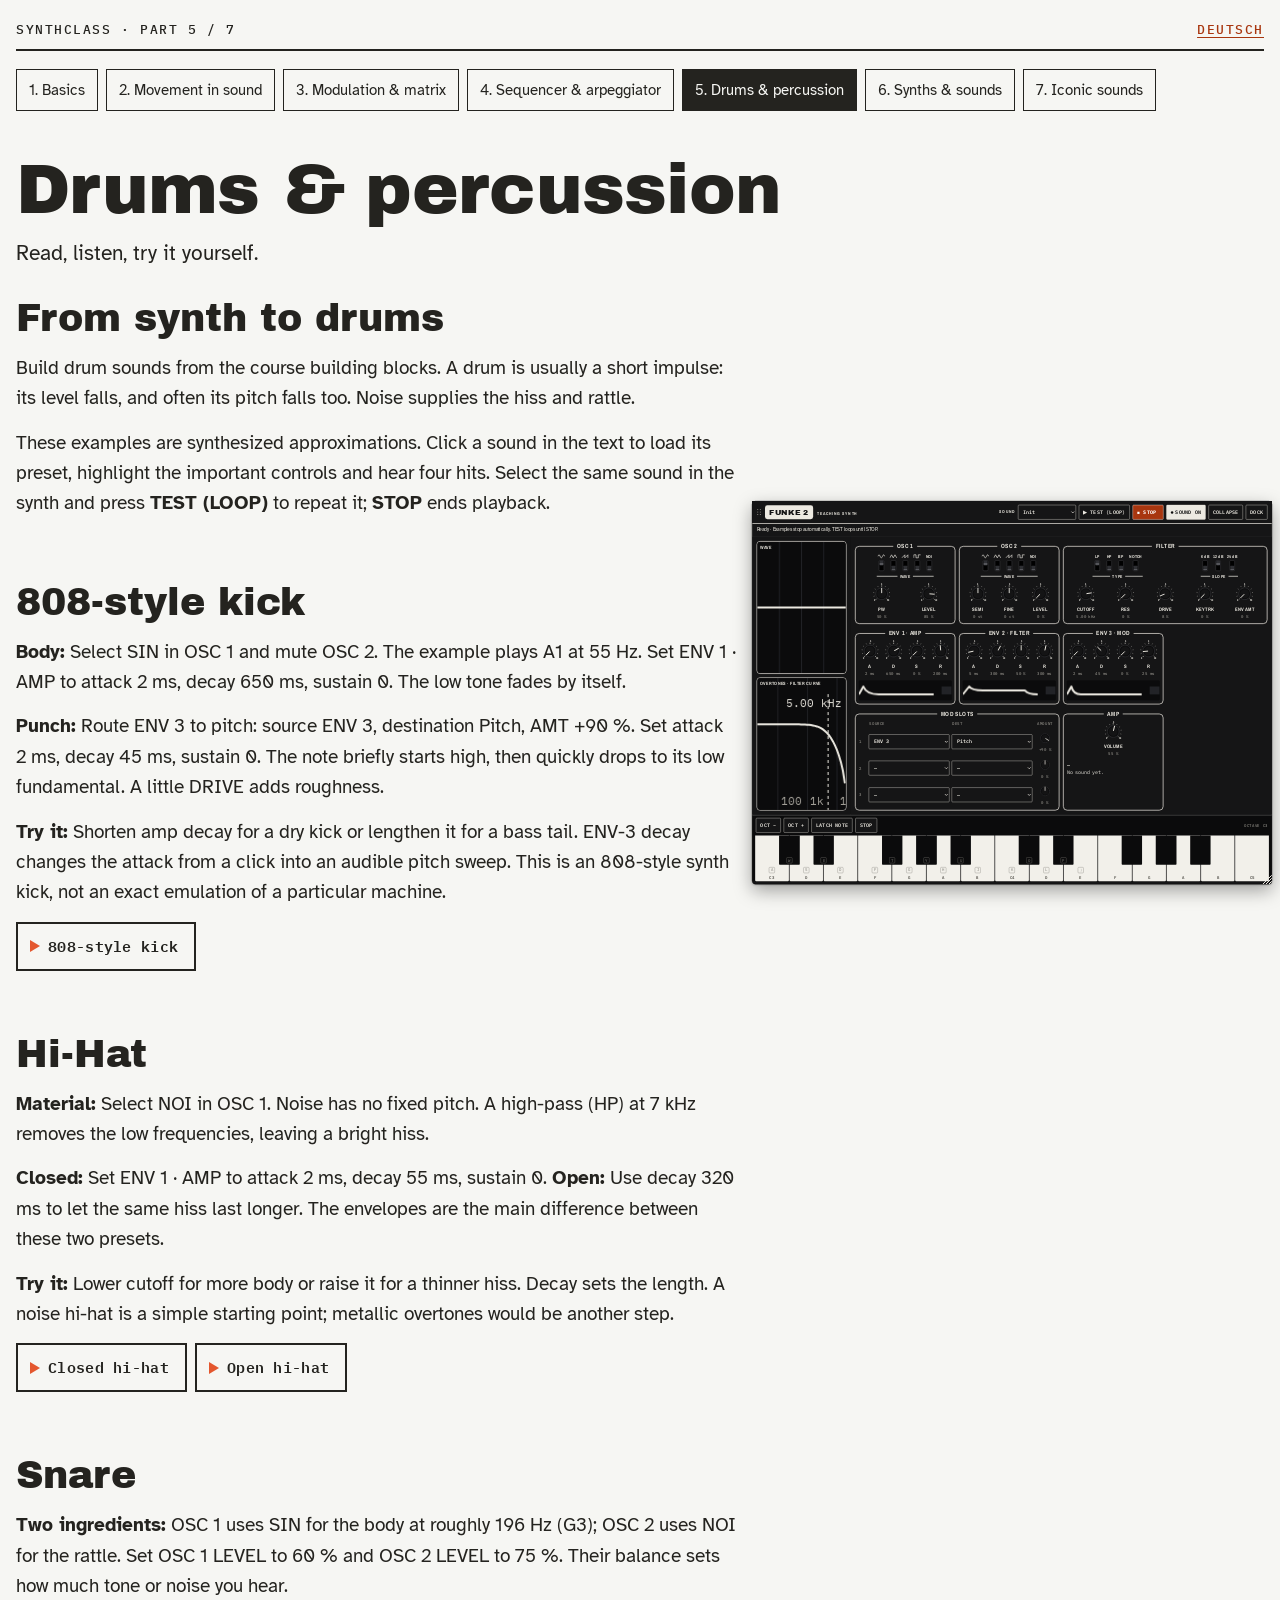
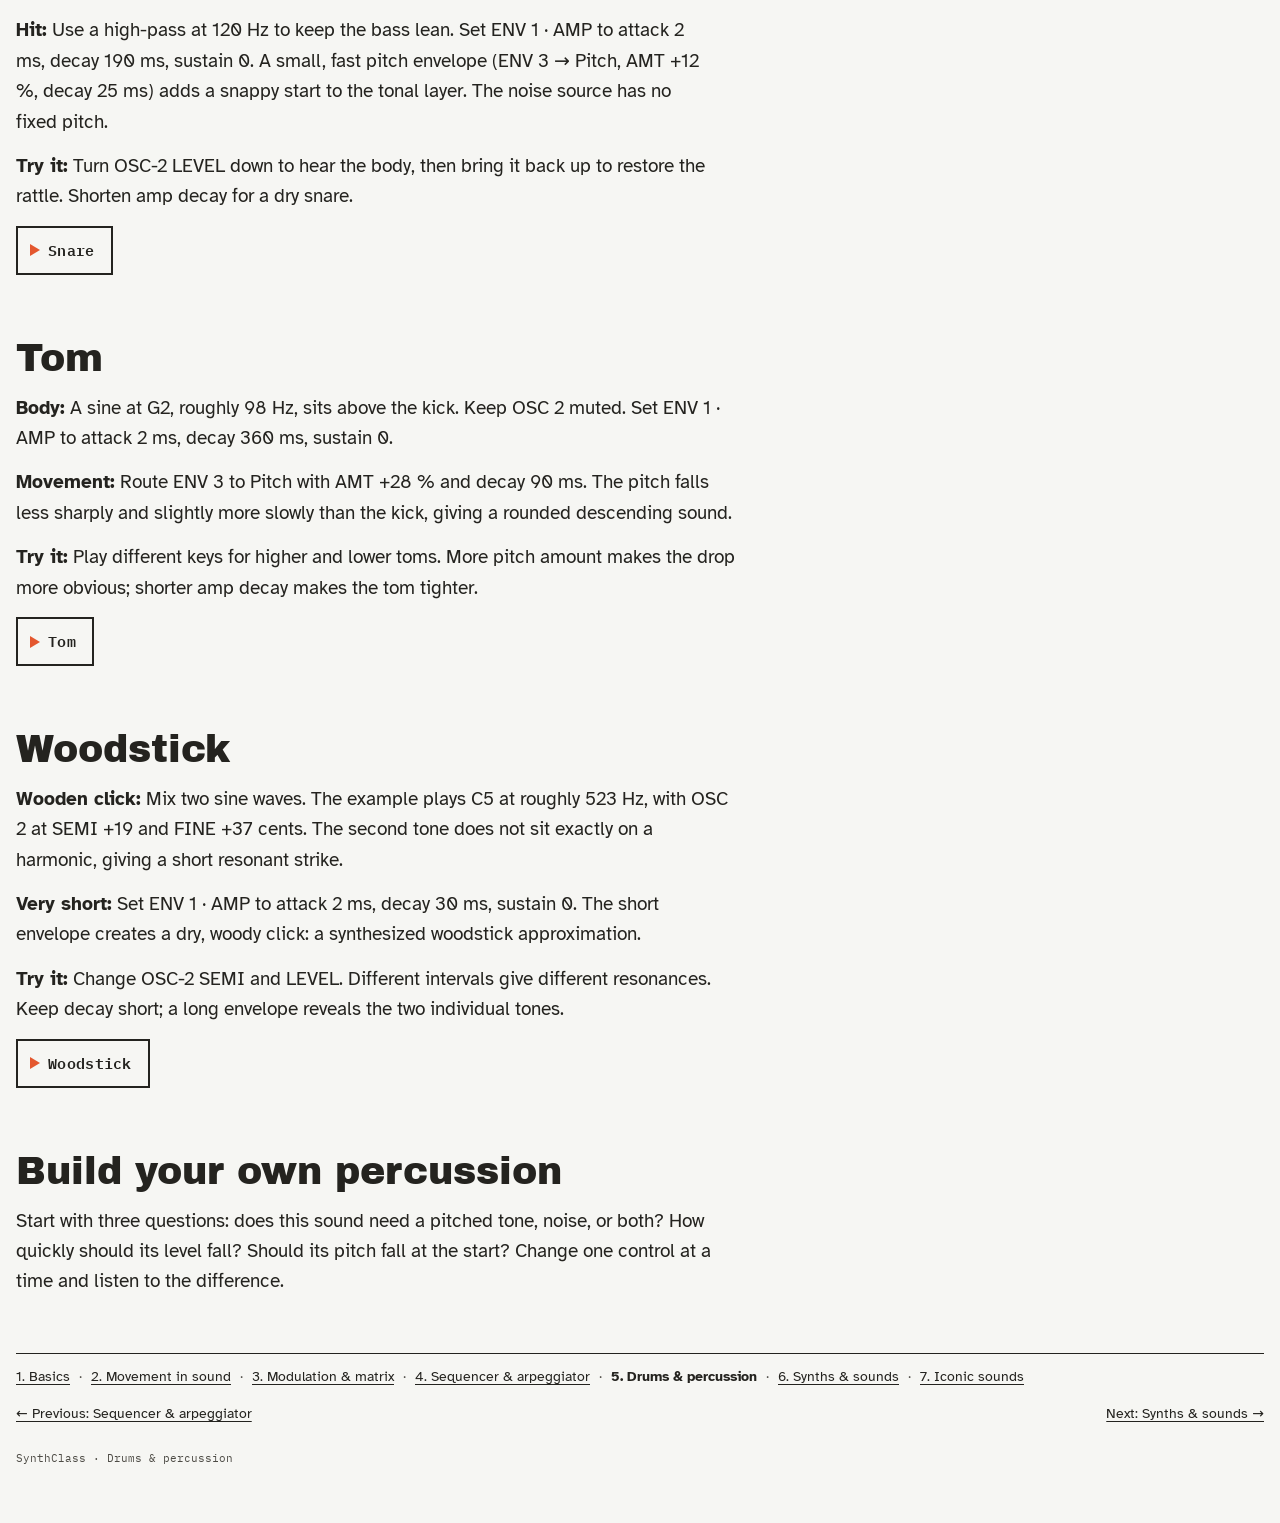
<file: drums.html>
<!doctype html>
<html lang="en">
<head>
<meta charset="utf-8">
<meta name="viewport" content="width=device-width, initial-scale=1, viewport-fit=cover">
<title>SynthClass · 5. Drums & percussion</title>
<link rel="stylesheet" href="https://fonts.googleapis.com/css2?family=Archivo+Black&family=Atkinson+Hyperlegible:ital,wght@0,400;0,700;1,400&family=IBM+Plex+Mono:wght@400;500;600&family=Archivo+Narrow:wght@600;700&display=swap">
<style>
/* Layout: Lehrtext links zum Lesen, spielbarer Synth rechts klebend daneben; mobil steht der Synth oben. */
:root{
  --paper:#F6F6F3; --ink:#24231F; --muted:#4D4B45; --surface:#E9E8E3; --rule:#24231F;
  --accent:#E4572E; --accent-ink:#A8360F; --blue:#1F4FBF;
  --note-dark-bg:#2C2D30; --note-dark-fg:#F1EFE9;
  --panel:#24262A; --panel-2:#2D2F34; --panel-line:#3A3C42; --panel-edge:#15161A;
  --panel-text:#F5F3EE; --panel-label:#DAD7CF; --panel-dim:#B0ACA3; --panel-accent:#FFA27A; --panel-print:#E6E1D3;
  --knob-face:#33353A; --knob-track:#4A4C53; --led-off:#4A4C53; --led-on:#FF6A3D;
  --scope-bg:#17181B; --scope-grid:#2C2E33; --scope-line:#FF7A50; --curve:#9DB4F0; --spec:#5A5D65;
  --key-white:#ECEAE3; --key-white-ink:#55534D; --key-black:#141416; --key-bed:#0E0F11; --key-down:#FF6A3D;
  --f-display:'Archivo Black','Arial Black',Impact,sans-serif;
  --f-body:'Atkinson Hyperlegible',system-ui,-apple-system,'Segoe UI',sans-serif;
  --f-mono:'IBM Plex Mono',ui-monospace,'SFMono-Regular',Menlo,Consolas,monospace;
}
@media (prefers-color-scheme: dark){
  :root:not([data-theme="light"]){
    --paper:#1B1C1F; --ink:#E7E5DF; --muted:#BAB6AD; --surface:#26272B; --rule:#E7E5DF;
    --accent:#F0703F; --accent-ink:#FF9B70; --blue:#9DB4F0; --panel-edge:#45474D;
    --note-dark-bg:#33353A; --note-dark-fg:#F1EFE9; color-scheme:dark;
  }
}
:root[data-theme="dark"]{
  --paper:#1B1C1F; --ink:#E7E5DF; --muted:#BAB6AD; --surface:#26272B; --rule:#E7E5DF;
  --accent:#F0703F; --accent-ink:#FF9B70; --blue:#9DB4F0; --panel-edge:#45474D;
  --note-dark-bg:#33353A; --note-dark-fg:#F1EFE9; color-scheme:dark;
}
*{box-sizing:border-box}
body{background:var(--paper);color:var(--ink);font-family:var(--f-body);font-size:19px;line-height:1.6;
  padding-left:max(16px,env(safe-area-inset-left,0px));padding-right:max(16px,env(safe-area-inset-right,0px));padding-block:0 56px}
.page{max-width:1380px;margin:0 auto}
.top{display:flex;justify-content:space-between;align-items:baseline;gap:8px 16px;flex-wrap:wrap;border-bottom:2px solid var(--rule);padding:20px 0 8px;font-family:var(--f-mono);font-size:13px;letter-spacing:.12em;font-weight:500;text-transform:uppercase}
.hero{padding:28px 0 28px;display:flex;flex-direction:column;gap:14px;max-width:780px}
h1{font-family:var(--f-display);font-weight:400;font-size:clamp(38px,6.2vw,70px);line-height:.95;letter-spacing:-.01em;margin:0;text-wrap:balance}
.lead{font-size:21px;max-width:680px;margin:0}
.layout{display:grid;grid-template-columns:minmax(0,1fr);gap:40px}
.synth-col{order:-1;min-width:0}
@media (min-width:1100px){
  body:not(.is-floating) .layout{grid-template-columns:minmax(0,1fr) 620px;align-items:start}
  body:not(.is-floating) .synth-col{order:0;position:sticky;top:calc(env(safe-area-inset-top,0px) + 16px);max-height:calc(100vh - 32px);overflow:auto}
}
body.is-floating .synth-col{display:none}
.synth.floating{position:fixed;z-index:30;width:1240px;transform-origin:0 0;transform:scale(var(--s,1));overflow:visible;box-shadow:0 18px 50px rgba(0,0,0,.35),0 2px 6px rgba(0,0,0,.25)}
.synth.floating .s-head{cursor:grab;position:sticky;top:0;z-index:2}
.synth.floating.dragging .s-head{cursor:grabbing}
.synth.dragging{user-select:none;-webkit-user-select:none}
.grip{display:none;width:14px;height:22px;flex-shrink:0;align-self:center;background-image:radial-gradient(circle,var(--panel-dim) 1.6px,transparent 1.8px);background-size:7px 7px}
.synth.floating .grip{display:block}
.synth.min .secs,.synth.min .kbd{display:none}
.rz{display:none;position:absolute;right:0;bottom:0;width:26px;height:26px;cursor:nwse-resize;touch-action:none;z-index:3;
  background:linear-gradient(135deg,transparent 0 52%,var(--panel-label) 52% 57%,transparent 57% 67%,var(--panel-label) 67% 72%,transparent 72% 82%,var(--panel-label) 82% 87%,transparent 87%)}
.synth.floating .rz{display:block}
.synth.min .s-head{border-bottom:0}
@media (max-width:899px){#dock{display:none}}
/* Breites Fenster: Bildschirme links, Sektionen 3 x 2, flache Tastatur */
@container synth (min-width:1000px){
  .s-main{display:grid;grid-template-columns:minmax(260px,300px) minmax(0,1fr)}
  .synth.min .s-main{display:block}
  .synth.min .s-main .screens{grid-template-columns:1fr 1fr;grid-template-rows:auto;border-right:0}
  .synth.min .s-main .screen{min-height:0}
  .synth.min .s-main .screen canvas{position:static;height:150px}
  .s-main .screens{grid-template-columns:1fr;grid-template-rows:1fr 1fr;border-right:1px solid var(--panel-line)}
  .s-main .screen{min-height:150px}
  .s-main .screen canvas{position:absolute;inset:0;height:100%}
  .s-main .secs{grid-template-columns:repeat(3,minmax(0,1fr));border-top:0}
  .ctl{width:60px}
  .knobs{gap:6px}
  .s-main .sec{padding:18px 10px 10px;gap:10px}
  .keys{height:104px}
  .kbar{padding:6px 10px}
}
.text{display:flex;flex-direction:column;gap:64px;min-width:0;max-width:720px}
.chapter{display:flex;flex-direction:column;gap:14px;scroll-margin-top:24px}
.kicker{font-family:var(--f-mono);font-size:13px;letter-spacing:.14em;font-weight:600;color:var(--accent-ink);text-transform:uppercase}
h2{font-family:var(--f-display);font-weight:400;font-size:38px;line-height:1.05;margin:0;text-wrap:balance}
h3{font-family:var(--f-display);font-weight:400;font-size:21px;line-height:1.15;margin:0}
p{margin:0;text-wrap:pretty}
b{font-weight:700}
.howto{background:var(--surface);padding:16px 18px;display:grid;grid-template-columns:repeat(auto-fit,minmax(180px,1fr));gap:14px 22px;font-size:17px;line-height:1.5}
.howto div{display:flex;flex-direction:column;gap:2px}
.howto .k{font-family:var(--f-mono);font-size:13px;font-weight:600;letter-spacing:.1em;color:var(--accent-ink)}
.tries{display:flex;flex-wrap:wrap;gap:8px}
.try{font-family:var(--f-mono);font-size:15px;font-weight:600;letter-spacing:.02em;padding:10px 16px 10px 12px;min-height:48px;border:2px solid var(--ink);background:var(--paper);color:var(--ink);cursor:pointer;display:inline-flex;align-items:center;gap:8px;border-radius:0}
.try::before{content:"";width:0;height:0;border-left:10px solid var(--accent);border-top:6px solid transparent;border-bottom:6px solid transparent}
.try:hover{background:var(--surface)}
.try.on{background:var(--ink);color:var(--paper)}
.try:focus-visible,.pbtn:focus-visible,.sw button:focus-visible,.key:focus-visible,select:focus-visible{outline:3px solid var(--accent);outline-offset:2px}
.defs{display:grid;grid-template-columns:repeat(auto-fit,minmax(210px,1fr));gap:20px}
.def{border-top:3px solid var(--ink);padding-top:8px;display:flex;flex-direction:column;gap:6px;font-size:17px;line-height:1.5;min-width:0}
.def .head{display:flex;justify-content:space-between;align-items:baseline;gap:8px}
.def .tag{font-family:var(--f-mono);font-size:12px;font-weight:600;color:var(--accent-ink);letter-spacing:.06em}
.def .use{color:var(--muted);font-size:16px}
.note{background:var(--surface);padding:16px 18px;font-size:18px;line-height:1.55}
.note.dark{background:var(--note-dark-bg);color:var(--note-dark-fg)}
.chain{display:flex;flex-wrap:wrap;align-items:stretch;gap:6px}
.chain .box{border:2px solid var(--ink);padding:8px 12px;display:flex;flex-direction:column;gap:2px;min-width:0;flex:1 1 120px}
.chain .box .t{font-family:var(--f-display);font-size:19px}
.chain .box .s{font-size:16px;color:var(--muted);line-height:1.4}
.chain .arr{align-self:center;font-family:var(--f-mono);font-weight:600}
.chain .box.helper{border-style:dashed;border-color:var(--accent)}
.chain .box.ear{background:var(--ink);color:var(--paper)}
.chain .box.ear .s{color:var(--paper);opacity:.8}
.tablewrap{overflow-x:auto}
table{border-collapse:collapse;width:100%;min-width:560px;font-size:17px;line-height:1.45}
th{font-family:var(--f-mono);font-size:12px;letter-spacing:.1em;text-align:left;padding:8px 10px 8px 0;border-bottom:2px solid var(--rule)}
td{padding:8px 10px 8px 0;border-bottom:1px solid var(--muted);vertical-align:top}
td:first-child{font-weight:700;white-space:nowrap}
.recipes{display:grid;grid-template-columns:repeat(auto-fit,minmax(190px,1fr));gap:12px}
.recipe{background:var(--surface);border-top:4px solid var(--ink);padding:12px 14px 14px;display:flex;flex-direction:column;gap:8px;font-size:16px;line-height:1.4}
.recipe .row{display:flex;gap:8px}
.recipe .row span:first-child{width:64px;flex-shrink:0;font-family:var(--f-mono);font-size:12px;font-weight:600;color:var(--accent-ink);padding-top:2px}
.recipe .try{margin-top:6px;align-self:flex-start}
footer.foot{margin-top:56px;border-top:1px solid var(--rule);padding-top:10px;font-family:var(--f-mono);font-size:13px;color:var(--muted);display:flex;justify-content:space-between;gap:8px 16px;flex-wrap:wrap}

/* --- Synth panel (Hardware, immer dunkel) --- */
.synth{background:var(--panel);color:var(--panel-text);border:1px solid var(--panel-edge);border-radius:10px;overflow:hidden;container-type:inline-size;container-name:synth}
.krow{display:flex;gap:10px;align-items:center}
.krow .mini{flex:1;min-width:90px;height:62px}
.s-head{display:flex;align-items:center;justify-content:space-between;gap:10px;padding:10px 12px;background:var(--panel-2);border-bottom:1px solid var(--panel-line);flex-wrap:wrap}
.brand{display:flex;align-items:baseline;gap:10px}
.brand .n{font-family:var(--f-display);font-size:21px;letter-spacing:.08em}
.brand .d{font-family:var(--f-mono);font-size:11px;letter-spacing:.16em;color:var(--panel-dim)}
.s-head .ctrls{display:flex;gap:8px;align-items:center;flex-wrap:wrap}
.pbtn{font-family:var(--f-mono);font-size:13px;font-weight:600;letter-spacing:.08em;background:var(--panel);color:var(--panel-text);border:1px solid var(--panel-line);padding:8px 12px;min-height:42px;cursor:pointer;border-radius:4px;display:inline-flex;align-items:center;gap:6px}
.pbtn:hover{border-color:var(--panel-dim)}
.pbtn[aria-pressed="true"]{background:var(--led-on);color:var(--key-black);border-color:var(--led-on)}
.pbtn.power{background:var(--led-on);color:var(--key-black);border-color:var(--led-on)}
.pbtn.power[aria-pressed="true"]{background:var(--panel);color:var(--panel-text);border-color:var(--panel-line)}
.pbtn .dot{width:7px;height:7px;border-radius:50%;background:currentColor}
.synth select{font-family:var(--f-mono);font-size:13px;font-weight:600;letter-spacing:.06em;background:var(--panel);color:var(--panel-text);border:1px solid var(--panel-line);border-radius:4px;min-height:42px;padding:0 10px}
.screens{display:grid;grid-template-columns:1fr 1fr;gap:1px;background:var(--panel-line)}
@media (max-width:480px){.screens{grid-template-columns:1fr}}
.screen{background:var(--scope-bg);position:relative;min-width:0}
.screen canvas{display:block;width:100%;height:140px}
.screen .lbl{position:absolute;left:8px;top:6px;font-family:var(--f-mono);font-size:11px;letter-spacing:.14em;color:var(--panel-dim);pointer-events:none}
.secs{display:grid;grid-template-columns:repeat(auto-fit,minmax(280px,1fr));gap:22px 10px;padding:22px 12px 12px;background:var(--panel);border-top:1px solid var(--panel-line)}
.sec{border:1.5px solid var(--panel-print);border-radius:6px;padding:18px 12px 12px;display:flex;flex-direction:column;gap:12px;min-width:0}
.sec-name{align-self:flex-start;margin-top:-30px;background:var(--panel-print);color:var(--panel);font-family:var(--f-mono);font-weight:700;font-size:12px;line-height:1.3;letter-spacing:.14em;padding:3px 9px;border-radius:3px}
.swrow{display:flex;gap:6px 14px;flex-wrap:wrap;align-items:flex-start}
.swgrp{display:flex;flex-direction:column;gap:2px;border-radius:4px}
.swgrp .cap{font-family:var(--f-mono);font-size:10px;letter-spacing:.14em;color:var(--panel-dim);padding-left:4px}
.swgrp.hi{box-shadow:0 0 0 2px var(--led-on)}
.sw{display:flex;flex-wrap:wrap;gap:2px}
.sw button{background:none;border:0;padding:6px 6px 6px 5px;display:flex;flex-direction:row;align-items:center;gap:5px;cursor:pointer;color:var(--panel-label);font-family:var(--f-mono);font-size:12px;min-height:34px;border-radius:3px;white-space:nowrap}
.sw button:hover{background:var(--panel-2)}
.sw button .led{flex-shrink:0;width:9px;height:9px;border-radius:50%;background:var(--led-off)}
.sw button[aria-checked="true"]{color:var(--panel-text)}
.sw button[aria-checked="true"] .led{background:var(--led-on);box-shadow:0 0 6px var(--led-on)}
.knobs{display:flex;flex-wrap:wrap;gap:8px 8px}
.ctl{display:flex;flex-direction:column;align-items:center;gap:2px;width:64px}
.knob{width:54px;height:54px;touch-action:none;cursor:ns-resize;border-radius:50%;display:block}
.knob:focus-visible{outline:2px solid var(--led-on);outline-offset:2px}
.ctl .l{font-family:var(--f-mono);font-size:12px;letter-spacing:.06em;color:var(--panel-label);margin-top:4px}
.ctl .v{font-family:var(--f-mono);font-size:11px;color:var(--panel-dim);font-variant-numeric:tabular-nums;white-space:nowrap}
.ctl.hi .l{color:var(--led-on)}
.ctl.hi .knob{box-shadow:0 0 0 3px var(--led-on)}
.mini{display:block;width:100%;height:56px;background:var(--scope-bg);border-radius:3px}
.readout{font-family:var(--f-mono);font-size:14px;line-height:1.5;color:var(--panel-label);font-variant-numeric:tabular-nums}
.readout b{color:var(--panel-text);font-weight:600}
.kbd{background:var(--key-bed);border-top:1px solid var(--panel-line)}
.kbar{display:flex;align-items:center;gap:8px;flex-wrap:wrap;padding:8px 10px}
.kbar .hint{font-family:var(--f-mono);font-size:12px;color:var(--panel-dim);letter-spacing:.06em;margin-left:auto}
.keys{position:relative;height:130px;margin:0 8px 8px;display:flex;gap:2px;touch-action:none;user-select:none;-webkit-user-select:none}
.key{border:0;padding:0;cursor:pointer;font-family:var(--f-mono);font-size:12px;display:flex;flex-direction:column;align-items:center;justify-content:flex-end;gap:5px}
.key .kc{font-size:10px;line-height:15px;min-width:17px;padding:0 3px;border:1px solid currentColor;border-radius:3px;opacity:.7;text-align:center}
.key .nn{font-weight:600;line-height:1}
.key.w{flex:1;background:var(--key-white);color:var(--key-white-ink);border-radius:0 0 3px 3px;padding-bottom:6px;min-width:0}
.key.b{position:absolute;top:0;height:64%;background:var(--key-black);color:var(--panel-dim);border-radius:0 0 2px 2px;padding-bottom:4px;z-index:1}
.key.down{background:var(--key-down);color:var(--key-black)}
.toplinks{display:flex;gap:8px 20px;flex-wrap:wrap}
.top a{color:var(--accent-ink);text-decoration:underline;text-underline-offset:3px}
.navlink{font-family:var(--f-mono);font-size:14px;font-weight:600;color:var(--accent-ink)}
.toast{position:fixed;left:max(16px,env(safe-area-inset-left,0px));right:max(16px,env(safe-area-inset-right,0px));bottom:calc(16px + env(safe-area-inset-bottom,0px));z-index:20;background:var(--panel);color:var(--panel-text);border:1px solid var(--panel-line);padding:10px 12px;display:flex;align-items:center;gap:12px;justify-content:space-between;font-size:17px;max-width:620px;margin:0 auto}
@media (prefers-reduced-motion: reduce){*{scroll-behavior:auto!important}}
/* --- Siebdruck-Look: schwarze Platte, weißer Aufdruck, schwarze Knöpfe --- */
:root{
  --panel:#111214; --panel-2:#111214; --panel-line:#2A2B2F; --panel-edge:#000000;
  --panel-print:#ECE9E1; --panel-label:#ECE9E1; --panel-text:#ECE9E1; --panel-dim:#A9A69E; --panel-accent:#ECE9E1;
  --knob-face:#0B0B0C; --knob-skirt:#26272B; --knob-track:#34363B; --knob-arc:#ECE9E1;
  --led-off:#3A2A24; --scope-bg:#0B0B0C; --scope-grid:#222327;
  --key-white:#F2F0EA; --key-black:#0B0B0C; --key-bed:#0B0B0C;
}
.synth{background:var(--panel)}
.s-head{background:var(--panel);border-bottom:1.5px solid var(--panel-print)}
.brand .n{color:var(--panel-print);letter-spacing:.14em}
.secs,.s-main .secs{background:var(--panel)}
.sec-name{background:var(--panel);color:var(--panel-print);padding:2px 8px;margin-left:-4px}
.sub-name{color:var(--panel-print)}
.screens{gap:10px;padding:12px;background:var(--panel)}
.s-main .screens{border-right:0}
.screen{border:1.5px solid var(--panel-print);border-radius:4px;overflow:hidden}
.pbtn,.sw button,.tog,.synth select,.psel{background:var(--panel);border:1.5px solid var(--panel-print);color:var(--panel-print);box-shadow:none;border-radius:3px}
.pbtn:hover,.sw button:hover,.tog:hover{background:var(--panel-line)}
.sw{gap:6px}
.sw button{color:var(--panel-dim)}
.sw button[aria-checked="true"],.tog[aria-pressed="true"]{color:var(--panel-print)}
.pbtn[aria-pressed="true"]{background:var(--panel-print);color:var(--panel);border-color:var(--panel-print)}
.pbtn.power{background:var(--led-on);color:var(--key-black);border-color:var(--led-on)}
.pbtn.power[aria-pressed="true"]{background:var(--panel);color:var(--panel-print);border-color:var(--panel-print)}
.ctl .l{color:var(--panel-print)}
.kbd{background:var(--key-bed);border-top:1.5px solid var(--panel-print)}
.key.w{background:var(--key-white)}
.key.down,.key.w.down,.key.b.down{background:var(--key-down);color:var(--key-black)}

/* --- Frontplatten-Look: Siebdruck, Skalen, Schiebeschalter --- */
:root{--led-on:#ECE9E1;--key-down:#A8A49B;--scope-line:#ECE9E1;--curve:#ECE9E1;--spec:#3A3B40;--f-narrow:'Archivo Narrow','Arial Narrow',sans-serif;--panel:#151516;--panel-2:#151516;--knob-face:#141415;--knob-skirt:#0C0C0D;--knob-knurl:#5A5B60;--slot:#000000;--slot-edge:#55565B;--thumb-a:#2E2F33;--thumb-b:#55565B}
.synth{background:var(--panel)}
.sec{border:2px solid var(--panel-print);border-radius:12px;padding:20px 12px 12px}
.s-main .sec{padding:20px 10px 10px}
.secs{gap:26px 10px;padding:26px 12px 12px}
.sec-name{align-self:center;margin-top:-33px;margin-left:0;padding:0 10px;background:var(--panel);color:var(--panel-print);font-family:var(--f-narrow);font-weight:700;font-size:17px;letter-spacing:.06em;line-height:1.3;border-radius:0}
.sec-head{justify-content:center;margin-top:-33px}
.sub-name{font-family:var(--f-narrow);font-weight:700;font-size:13px;letter-spacing:.06em}
.brand .n{background:var(--panel-print);color:var(--panel);padding:3px 12px 2px;border-radius:7px;font-size:22px;letter-spacing:.04em}
.brand .d{font-family:var(--f-narrow);font-weight:700;font-size:12px;color:var(--panel-print)}
.s-head{border-bottom:2px solid var(--panel-print)}
.knobs{gap:6px 4px;justify-content:space-around}
.ctl{width:64px}
.knob{width:60px;height:60px;overflow:visible;border-radius:50%}
.knob .num{font-family:var(--f-narrow);font-weight:700;font-size:7.6px;fill:var(--panel-print)}
.knob .hl{opacity:0}
.ctl.hi .knob{box-shadow:none}
.ctl.hi .knob .hl{opacity:1}
.ctl.hi .l{background:var(--panel-print);color:var(--panel);padding:0 5px;border-radius:2px}
.ctl .l{font-family:var(--f-narrow);font-weight:700;font-size:14px;letter-spacing:.04em;margin-top:0;color:var(--panel-print)}
.ctl .v{font-size:11px}
.swrow{gap:8px 18px;justify-content:space-around}
.swgrp{flex-direction:column-reverse;align-items:stretch;gap:4px}
.swgrp .cap{display:flex;align-items:center;gap:6px;font-family:var(--f-narrow);font-weight:700;font-size:12px;letter-spacing:.08em;color:var(--panel-print);padding:0}
.swgrp .cap::before,.swgrp .cap::after{content:"";flex:1;height:1.5px;background:var(--panel-print);min-width:6px}
.swgrp.hi{box-shadow:none}
.swgrp.hi .slot{border-color:var(--led-on);box-shadow:0 0 0 2px var(--led-on)}
.sw{gap:8px;justify-content:center;flex-wrap:wrap}
.sw button,.tog{background:none!important;border:0!important;box-shadow:none!important;transform:none!important;padding:2px!important;min-height:0;min-width:26px;display:flex;flex-direction:column;align-items:center;gap:5px;color:var(--panel-print);cursor:pointer}
.sw button .sl,.tog .sl{font-family:var(--f-narrow);font-weight:700;font-size:12px;letter-spacing:.03em;line-height:13px;white-space:nowrap}
.glyph{width:22px;height:13px;display:block}
.slot{display:block;position:relative;width:15px;height:30px;background:var(--slot);border:1px solid var(--slot-edge);border-radius:3px}
.thumb{position:absolute;left:1px;right:1px;bottom:1px;height:13px;border-radius:2px;background:repeating-linear-gradient(0deg,var(--thumb-a) 0 2px,var(--thumb-b) 2px 3px)}
[aria-checked="true"] .thumb,[aria-pressed="true"] .thumb{bottom:15px}
.sw button:hover .slot,.tog:hover .slot{border-color:var(--panel-print)}
.sw button:focus-visible .slot,.tog:focus-visible .slot{outline:2px solid var(--led-on);outline-offset:2px}
.tog.hi .slot{border-color:var(--led-on);box-shadow:0 0 0 2px var(--led-on)}
.screen{border:2px solid var(--panel-print);border-radius:10px}
.screen .lbl{font-family:var(--f-narrow);font-weight:700;font-size:13px;color:var(--panel-print);letter-spacing:.06em}


/* --- Seite 2 --- */
.top a{color:var(--accent-ink);text-decoration:underline;text-underline-offset:3px}
.navlink{font-family:var(--f-mono);font-size:14px;font-weight:600;color:var(--accent-ink)}
.synth.floating{width:1480px}
.sec.span2{grid-column:span 1}
.sec-head{display:flex;justify-content:center;align-items:center;gap:8px;margin-top:-33px}
.sec-head .sec-name{margin-top:0}
.sub-name{font-family:var(--f-mono);font-weight:600;font-size:11px;letter-spacing:.14em;color:var(--panel-accent)}
.tog{background:var(--panel);border:1px solid var(--panel-line);border-radius:3px;color:var(--panel-label);font-family:var(--f-mono);font-size:11px;font-weight:600;letter-spacing:.08em;padding:4px 8px 4px 6px;min-height:30px;display:inline-flex;align-items:center;gap:6px;cursor:pointer}
.tog .led{width:9px;height:9px;border-radius:50%;background:var(--led-off)}
.tog[aria-pressed="true"]{color:var(--panel-text)}
.tog[aria-pressed="true"] .led{background:var(--led-on);box-shadow:0 0 6px var(--led-on)}
.tog.hi{box-shadow:0 0 0 2px var(--led-on)}
.psel{font-family:var(--f-mono);font-size:12px;font-weight:600;background:var(--panel-2);color:var(--panel-text);border:1px solid var(--panel-line);border-radius:4px;min-height:34px;padding:0 6px;max-width:100%}
.selw{display:flex;flex-direction:column;gap:2px;min-width:0}
.selw .cap{font-family:var(--f-mono);font-size:10px;letter-spacing:.14em;color:var(--panel-dim)}
.selw.hi .psel{box-shadow:0 0 0 2px var(--led-on)}
.lforow{display:grid;grid-template-columns:auto minmax(0,1fr);gap:4px 10px;align-items:center}
.lforow .side{display:flex;flex-direction:column;gap:6px;min-width:0}
.lforow .mini{height:40px}
.mrow{display:grid;grid-template-columns:22px minmax(0,1fr) minmax(0,1fr) 60px;gap:8px;align-items:center}
.mrow .nr{font-family:var(--f-mono);font-size:12px;color:var(--panel-dim)}
.mrow .ctl{width:60px}
.mrow .ctl .l{display:none}
.mhead{display:grid;grid-template-columns:22px minmax(0,1fr) minmax(0,1fr) 60px;gap:8px;font-family:var(--f-mono);font-size:10px;letter-spacing:.14em;color:var(--panel-dim)}
.mhead span:last-child{text-align:center}
@container synth (min-width:1000px){
  .sec.span2{grid-column:span 2}
}
@container synth (min-width:1150px){
  .s-main .secs{grid-template-columns:repeat(4,minmax(0,1fr))}
  .s-main{grid-template-columns:minmax(240px,280px) minmax(0,1fr)}
  .ctl{width:62px}
  .s-main .sec{padding:20px 9px 10px}
  .sw button{padding:6px 4px}
  .mrow .knob{width:46px;height:46px}
  .mrow .knob .num,.mrow .knob .tick{display:none}
  .mrow{gap:6px}
}
/* Obertöne-Editor */
.harm{background:var(--panel);color:var(--panel-text);border-radius:8px;padding:14px;display:flex;flex-direction:column;gap:12px}
.harm .row{display:grid;grid-template-columns:minmax(0,3fr) minmax(0,2fr);gap:12px}
@media (max-width:600px){.harm .row{grid-template-columns:1fr}}
.harm canvas{display:block;width:100%;height:190px;background:var(--scope-bg);border-radius:4px;touch-action:none}
.harm canvas.bars{cursor:ns-resize}
.harm .lbl{font-family:var(--f-mono);font-size:11px;letter-spacing:.12em;color:var(--panel-dim)}
.harm .cell{display:flex;flex-direction:column;gap:6px;min-width:0}
.harm .hint{font-size:15px;color:var(--panel-label);line-height:1.45}
</style>
<style>:root{padding-top:env(safe-area-inset-top,0px);padding-bottom:env(safe-area-inset-bottom,0px)}body{margin:0}[hidden]{display:none!important}img{max-width:100%}</style>
<link rel="stylesheet" href="course.css?v=429349cc2f">
</head>
<body data-course="5">
<div class="page">
  <div class="top"><div>SynthClass · Part 5 / 7</div><a href="de/drums.html" hreflang="de">Deutsch</a></div><nav aria-label="Course pages" class="course-nav"><a href="index.html">1. Basics</a><a href="advanced.html">2. Movement in sound</a><a href="modulation.html">3. Modulation & matrix</a><a href="sequencer.html">4. Sequencer & arpeggiator</a><a href="drums.html" aria-current="page">5. Drums & percussion</a><a href="sounds.html">6. Synths & sounds</a><a href="iconic.html">7. Iconic sounds</a></nav><header class="hero"><h1>Drums & percussion</h1><p class="lead">Read, listen, try it yourself.</p></header>

  <div class="layout">
    <main class="text"><section class="chapter" id="start"><h2>From synth to drums</h2><p>Build drum sounds from the course building blocks. A drum is usually a short impulse: its level falls, and often its pitch falls too. Noise supplies the hiss and rattle.</p><p>These examples are synthesized approximations. Click a sound in the text to load its preset, highlight the important controls and hear four hits. Select the same sound in the synth and press <b>TEST (LOOP)</b> to repeat it; <b>STOP</b> ends playback.</p></section><section class="chapter" id="kick"><h2>808-style kick</h2><p><b>Body:</b> Select SIN in OSC 1 and mute OSC 2. The example plays A1 at 55 Hz. Set ENV 1 · AMP to attack 2 ms, decay 650 ms, sustain 0. The low tone fades by itself.</p><p><b>Punch:</b> Route ENV 3 to pitch: source ENV 3, destination Pitch, AMT +90 %. Set attack 2 ms, decay 45 ms, sustain 0. The note briefly starts high, then quickly drops to its low fundamental. A little DRIVE adds roughness.</p><p><b>Try it:</b> Shorten amp decay for a dry kick or lengthen it for a bass tail. ENV-3 decay changes the attack from a click into an audible pitch sweep. This is an 808-style synth kick, not an exact emulation of a particular machine.</p><div class="tries"><button class="try" data-lesson="drum_kick">808-style kick</button></div></section><section class="chapter" id="hi-hat"><h2>Hi-Hat</h2><p><b>Material:</b> Select NOI in OSC 1. Noise has no fixed pitch. A high-pass (HP) at 7 kHz removes the low frequencies, leaving a bright hiss.</p><p><b>Closed:</b> Set ENV 1 · AMP to attack 2 ms, decay 55 ms, sustain 0. <b>Open:</b> Use decay 320 ms to let the same hiss last longer. The envelopes are the main difference between these two presets.</p><p><b>Try it:</b> Lower cutoff for more body or raise it for a thinner hiss. Decay sets the length. A noise hi-hat is a simple starting point; metallic overtones would be another step.</p><div class="tries"><button class="try" data-lesson="drum_hat">Closed hi-hat</button><button class="try" data-lesson="drum_hat_open">Open hi-hat</button></div></section><section class="chapter" id="snare"><h2>Snare</h2><p><b>Two ingredients:</b> OSC 1 uses SIN for the body at roughly 196 Hz (G3); OSC 2 uses NOI for the rattle. Set OSC 1 LEVEL to 60 % and OSC 2 LEVEL to 75 %. Their balance sets how much tone or noise you hear.</p><p><b>Hit:</b> Use a high-pass at 120 Hz to keep the bass lean. Set ENV 1 · AMP to attack 2 ms, decay 190 ms, sustain 0. A small, fast pitch envelope (ENV 3 → Pitch, AMT +12 %, decay 25 ms) adds a snappy start to the tonal layer. The noise source has no fixed pitch.</p><p><b>Try it:</b> Turn OSC-2 LEVEL down to hear the body, then bring it back up to restore the rattle. Shorten amp decay for a dry snare.</p><div class="tries"><button class="try" data-lesson="drum_snare">Snare</button></div></section><section class="chapter" id="tom"><h2>Tom</h2><p><b>Body:</b> A sine at G2, roughly 98 Hz, sits above the kick. Keep OSC 2 muted. Set ENV 1 · AMP to attack 2 ms, decay 360 ms, sustain 0.</p><p><b>Movement:</b> Route ENV 3 to Pitch with AMT +28 % and decay 90 ms. The pitch falls less sharply and slightly more slowly than the kick, giving a rounded descending sound.</p><p><b>Try it:</b> Play different keys for higher and lower toms. More pitch amount makes the drop more obvious; shorter amp decay makes the tom tighter.</p><div class="tries"><button class="try" data-lesson="drum_tom">Tom</button></div></section><section class="chapter" id="woodstick"><h2>Woodstick</h2><p><b>Wooden click:</b> Mix two sine waves. The example plays C5 at roughly 523 Hz, with OSC 2 at SEMI +19 and FINE +37 cents. The second tone does not sit exactly on a harmonic, giving a short resonant strike.</p><p><b>Very short:</b> Set ENV 1 · AMP to attack 2 ms, decay 30 ms, sustain 0. The short envelope creates a dry, woody click: a synthesized woodstick approximation.</p><p><b>Try it:</b> Change OSC-2 SEMI and LEVEL. Different intervals give different resonances. Keep decay short; a long envelope reveals the two individual tones.</p><div class="tries"><button class="try" data-lesson="drum_wood">Woodstick</button></div></section><section class="chapter" id="experiment"><h2>Build your own percussion</h2><p>Start with three questions: does this sound need a pitched tone, noise, or both? How quickly should its level fall? Should its pitch fall at the start? Change one control at a time and listen to the difference.</p></section></main>

    <aside class="synth-col" aria-label="Playable synthesizer FUNKE 2">
      <div class="synth" id="synth">
        <div class="s-head">
          <div class="brand"><span class="grip" aria-hidden="true" title="Drag to move"></span><span class="n">FUNKE 2</span><span class="d">TEACHING SYNTH</span></div>
          <div class="ctrls">
            <label for="preset" class="brand"><span class="d">SOUND</span></label>
            <select id="preset"><option value="init">Init</option><option value="drum_kick">808-style kick</option><option value="drum_hat">Closed hi-hat</option><option value="drum_hat_open">Open hi-hat</option><option value="drum_snare">Snare</option><option value="drum_tom">Tom</option><option value="drum_wood">Woodstick</option></select>
            <button class="pbtn" id="previewTest" aria-pressed="false">▶ TEST (LOOP)</button><button class="pbtn preview-stop" id="previewStop">■ STOP</button><button class="pbtn power" id="power" aria-pressed="false"><span class="dot"></span><span id="powerLbl">SOUND ON</span></button>
            <button class="pbtn" id="minimize" aria-expanded="true" aria-controls="synth">COLLAPSE</button>
            <button class="pbtn" id="dock">DOCK</button>
          </div>
        </div>
        <p class="playback-status" id="playbackStatus" role="status">Ready · Examples stop automatically. TEST loops until STOP.</p><div class="s-main">
          <div class="screens">
            <div class="screen"><canvas id="scope" aria-label="Oscilloscope"></canvas><span class="lbl">WAVE</span></div>
            <div class="screen"><canvas id="spec" aria-label="Overtones and filter curve"></canvas><span class="lbl">OVERTONES · <span style="color:var(--curve)">FILTER CURVE</span></span></div>
          </div>
          <div class="secs" id="secs"></div>
        </div>
        <div class="kbd">
          <div class="kbar">
            <button class="pbtn" id="octDown" aria-label="Octave down">OCT −</button>
            <button class="pbtn" id="octUp" aria-label="Octave up">OCT +</button>
            <button class="pbtn" id="hold" aria-pressed="false" title="Latch manually played notes until clicked again.">LATCH NOTE</button>
            <button class="pbtn" id="stop">STOP</button>
            <span class="hint" id="octLbl">OCTAVE C3</span>
          </div>
          <div class="keys" id="keys"></div>
        </div>
        <div class="rz" id="rz" title="Drag to scale (double-click: default size)"></div>
      </div>
    </aside>
  </div>

  <footer class="foot course-footer"><nav class="course-bottom" aria-label="Course navigation at the end of the page"><div class="course-bottom-links"><a href="index.html">1. Basics</a> <span aria-hidden="true">·</span> <a href="advanced.html">2. Movement in sound</a> <span aria-hidden="true">·</span> <a href="modulation.html">3. Modulation & matrix</a> <span aria-hidden="true">·</span> <a href="sequencer.html">4. Sequencer & arpeggiator</a> <span aria-hidden="true">·</span> <a href="drums.html" aria-current="page">5. Drums & percussion</a> <span aria-hidden="true">·</span> <a href="sounds.html">6. Synths & sounds</a> <span aria-hidden="true">·</span> <a href="iconic.html">7. Iconic sounds</a></div><div class="course-bottom-adjacent"><a rel="prev" href="sequencer.html">← Previous: Sequencer & arpeggiator</a><a rel="next" href="sounds.html">Next: Synths & sounds →</a></div></nav><small>SynthClass · Drums & percussion</small></footer>
</div>

<div class="toast" id="toast" hidden><span id="toastText">Playing. The controls in the synth are marked.</span><button class="pbtn" id="toastGo">TO THE SYNTH</button></div>

<script>
(function(){
'use strict';
const $=s=>document.querySelector(s);
const pct=v=>Math.round(v*100)+' %';
const bip=v=>(v>0?'+':'')+Math.round(v*100)+' %';
const hz=v=>v<1000?(v<10?v.toFixed(2):v<100?v.toFixed(1):Math.round(v))+' Hz':(v/1000).toFixed(v<10000?2:1)+' kHz';
const sec=v=>v<1?Math.round(v*1000)+' ms':v.toFixed(2)+' s';

// ---------- Parameter ----------
const PARAMS={
  pw:{label:'PW',aria:'Pulse width OSC 1 and 2',min:.05,max:.95,def:.5,fmt:pct},
  l1:{label:'LEVEL',aria:'Level OSC 1',min:0,max:1,def:.8,fmt:pct},
  semi2:{label:'SEMI',aria:'OSC 2 semitones',min:-24,max:24,step:1,def:0,fmt:v=>(v>0?'+':'')+v+' st'},
  fine2:{label:'FINE',aria:'OSC 2 fine tune',min:-50,max:50,step:1,def:0,fmt:v=>(v>0?'+':'')+v+' ct'},
  l2:{label:'LEVEL',aria:'Level OSC 2',min:0,max:1,def:0,fmt:pct},
  voices:{label:'VOICES',aria:'Unison voices',min:1,max:7,step:1,def:1,fmt:v=>String(v)},
  detune:{label:'DETUNE',aria:'Unison detune',min:0,max:1,def:.25,fmt:v=>'±'+Math.round(v*50)+' ct'},
  width:{label:'WIDTH',aria:'Unison stereo width',min:0,max:1,def:.6,fmt:pct},
  cutoff:{label:'CUTOFF',aria:'Filter Cutoff',min:30,max:18000,exp:1,def:3000,fmt:hz},
  res:{label:'RES',aria:'Filter resonance',min:0,max:1,def:.2,fmt:pct},
  drive:{label:'DRIVE',aria:'Filter Drive',min:0,max:1,def:0,fmt:pct},
  keytrk:{label:'KEYTRK',aria:'Filter Keytracking',min:0,max:1,def:0,fmt:pct},
  envAmt:{label:'ENV AMT',aria:'Filter envelope amount',min:0,max:1,def:0,fmt:pct},
  e1a:{label:'A',aria:'Amp envelope attack',min:.002,max:4,exp:1,def:.005,fmt:sec},
  e1d:{label:'D',aria:'Amp envelope decay',min:.005,max:4,exp:1,def:.3,fmt:sec},
  e1s:{label:'S',aria:'Amp envelope sustain',min:0,max:1,def:.8,fmt:pct},
  e1r:{label:'R',aria:'Amp envelope release',min:.01,max:5,exp:1,def:.3,fmt:sec},
  e2a:{label:'A',aria:'Filter envelope attack',min:.002,max:4,exp:1,def:.005,fmt:sec},
  e2d:{label:'D',aria:'Filter envelope decay',min:.005,max:4,exp:1,def:.3,fmt:sec},
  e2s:{label:'S',aria:'Filter envelope sustain',min:0,max:1,def:.5,fmt:pct},
  e2r:{label:'R',aria:'Filter envelope release',min:.01,max:5,exp:1,def:.3,fmt:sec},
  e3a:{label:'A',aria:'Envelope 3 attack',min:.002,max:4,exp:1,def:.005,fmt:sec},
  e3d:{label:'D',aria:'Envelope 3 decay',min:.005,max:4,exp:1,def:.5,fmt:sec},
  e3s:{label:'S',aria:'Envelope 3 sustain',min:0,max:1,def:0,fmt:pct},
  e3r:{label:'R',aria:'Envelope 3 release',min:.01,max:5,exp:1,def:.3,fmt:sec},
  lfo1r:{label:'RATE',aria:'LFO 1 rate',min:.05,max:20,exp:1,def:3,fmt:hz},
  lfo2r:{label:'RATE',aria:'LFO 2 rate',min:.05,max:20,exp:1,def:.5,fmt:hz},
  m1a:{label:'AMT',aria:'Mod slot 1 amount',min:-1,max:1,def:0,bip:1,fmt:bip},
  m2a:{label:'AMT',aria:'Mod slot 2 amount',min:-1,max:1,def:0,bip:1,fmt:bip},
  m3a:{label:'AMT',aria:'Mod slot 3 amount',min:-1,max:1,def:0,bip:1,fmt:bip},
  glide:{label:'GLIDE',aria:'Glide time',min:0,max:1,def:0,fmt:v=>v<.001?'off':sec(v)},
  vol:{label:'VOLUME',aria:'Volume',min:0,max:1,def:.6,fmt:pct}
};
const WAVES=[['sin','SIN'],['tri','TRI'],['saw','SAW'],['sqr','SQR'],['noi','NOI']];
const SWITCHES={
  w1:{cap:'WAVE',opts:WAVES,def:'saw'},
  w2:{cap:'WAVE',opts:WAVES,def:'saw'},
  mode:{cap:'TYPE',opts:[['lp','LP'],['hp','HP'],['bp','BP'],['notch','NOTCH']],def:'lp'},
  slope:{cap:'SLOPE',opts:[['6','6 dB'],['12','12 dB'],['24','24 dB']],def:'24'}
};
const TOGGLES={sync:{label:'SYNC',def:false},legato:{label:'LEGATO',def:false}};
const LSHAPES=[['sin','Sine'],['tri','Triangle'],['saw','Sawtooth'],['sqr','Square'],['sh','Random (S&H)']];
const SRCS=[['none','—'],['lfo1','LFO 1'],['lfo2','LFO 2'],['env3','ENV 3'],['vel','Velocity'],['kt','Keytrack']];
const DSTS=[['none','—'],['pitch','Pitch'],['p2','OSC 2 pitch'],['cut','Cutoff'],['res','Resonance'],['pw','Pulse width'],['det','Detune'],['vol','Volume'],['lfo1r','LFO 1 rate']];
const SELECTS={
  lfo1s:{cap:'SHAPE',opts:LSHAPES,def:'sin'},lfo2s:{cap:'SHAPE',opts:LSHAPES,def:'tri'},
  m1s:{cap:'SOURCE',opts:SRCS,def:'none'},m1d:{cap:'DEST',opts:DSTS,def:'none'},
  m2s:{cap:'SOURCE',opts:SRCS,def:'none'},m2d:{cap:'DEST',opts:DSTS,def:'none'},
  m3s:{cap:'SOURCE',opts:SRCS,def:'none'},m3d:{cap:'DEST',opts:DSTS,def:'none'}
};
const INIT={};
for(const k in PARAMS)INIT[k]=PARAMS[k].def;
for(const k in SWITCHES)INIT[k]=SWITCHES[k].def;
for(const k in TOGGLES)INIT[k]=TOGGLES[k].def;
for(const k in SELECTS)INIT[k]=SELECTS[k].def;
const P=Object.assign({},INIT);

// Obertöne
const H=16;
const HARM={
  saw:Array.from({length:H},(_,i)=>1/(i+1)),
  sine:Array.from({length:H},(_,i)=>i===0?1:0),
  sqr:Array.from({length:H},(_,i)=>(i%2===0)?1/(i+1):0),
  tri:Array.from({length:H},(_,i)=>(i%2===0)?((i/2)%2===0?1:-1)/((i+1)*(i+1)):0),
  organ:Array.from({length:H},(_,i)=>({0:1,1:.8,2:.6,3:.5,5:.4,7:.35,11:.25,15:.2})[i]||0),
  clear:Array.from({length:H},(_,i)=>i===0?1:0)
};
let harm=HARM.saw.slice();

const LESSONS={
  init:{"p":{"w1":"saw","l2":0,"voices":1,"cutoff":18000,"res":0,"envAmt":0,"drive":0,"keytrk":0,"e1a":0.002,"e1d":0.3,"e1s":1,"e1r":0.03},"hi":[],"play":{"hold":45}},
  drum_kick:{"p":{"voices":1,"detune":0,"width":0,"sync":false,"glide":0,"legato":false,"w1":"sin","w2":"sin","l1":0.85,"l2":0,"mode":"lp","slope":"12","cutoff":5000,"res":0,"drive":0.08,"keytrk":0,"envAmt":0,"e1a":0.002,"e1d":0.65,"e1s":0,"e1r":0.2,"e3a":0.002,"e3d":0.045,"e3s":0,"e3r":0.025,"vol":0.55,"m1s":"env3","m1d":"pitch","m1a":0.9},"hi":["w1","e1d","e1s","m1s","m1d","m1a","e3d"],"play":{"seq":[33,33,33,33],"step":0.85,"gate":0.72}},
  drum_hat:{"p":{"voices":1,"detune":0,"width":0,"sync":false,"glide":0,"legato":false,"w1":"noi","w2":"sin","l1":0.7,"l2":0,"mode":"hp","slope":"12","cutoff":7000,"res":0,"drive":0,"keytrk":0,"envAmt":0,"e1a":0.002,"e1d":0.055,"e1s":0,"e1r":0.025,"e3a":0.002,"e3d":0.045,"e3s":0,"e3r":0.025,"vol":0.55},"hi":["w1","mode","cutoff","e1d","e1s"],"play":{"seq":[60,60,60,60],"step":0.25,"gate":0.14}},
  drum_hat_open:{"p":{"voices":1,"detune":0,"width":0,"sync":false,"glide":0,"legato":false,"w1":"noi","w2":"sin","l1":0.65,"l2":0,"mode":"hp","slope":"12","cutoff":7000,"res":0,"drive":0,"keytrk":0,"envAmt":0,"e1a":0.002,"e1d":0.32,"e1s":0,"e1r":0.12,"e3a":0.002,"e3d":0.045,"e3s":0,"e3r":0.025,"vol":0.55},"hi":["w1","mode","cutoff","e1d","e1s"],"play":{"seq":[60,60,60,60],"step":0.5,"gate":0.42}},
  drum_snare:{"p":{"voices":1,"detune":0,"width":0,"sync":false,"glide":0,"legato":false,"w1":"sin","w2":"noi","l1":0.6,"l2":0.75,"mode":"hp","slope":"12","cutoff":120,"res":0,"drive":0,"keytrk":0,"envAmt":0,"e1a":0.002,"e1d":0.19,"e1s":0,"e1r":0.09,"e3a":0.002,"e3d":0.025,"e3s":0,"e3r":0.025,"vol":0.55,"m1s":"env3","m1d":"pitch","m1a":0.12},"hi":["w1","w2","l1","l2","mode","cutoff","e1d","e3d"],"play":{"seq":[55,55,55,55],"step":0.6,"gate":0.34}},
  drum_tom:{"p":{"voices":1,"detune":0,"width":0,"sync":false,"glide":0,"legato":false,"w1":"sin","w2":"sin","l1":0.85,"l2":0,"mode":"lp","slope":"12","cutoff":6000,"res":0,"drive":0,"keytrk":0,"envAmt":0,"e1a":0.002,"e1d":0.36,"e1s":0,"e1r":0.12,"e3a":0.002,"e3d":0.09,"e3s":0,"e3r":0.025,"vol":0.55,"m1s":"env3","m1d":"pitch","m1a":0.28},"hi":["w1","e1d","e1s","m1s","m1d","m1a","e3d"],"play":{"seq":[43,43,43,43],"step":0.65,"gate":0.5}},
  drum_wood:{"p":{"voices":1,"detune":0,"width":0,"sync":false,"glide":0,"legato":false,"w1":"sin","w2":"sin","l1":0.7,"l2":0.4,"mode":"lp","slope":"12","cutoff":10000,"res":0,"drive":0,"keytrk":0,"envAmt":0,"e1a":0.002,"e1d":0.03,"e1s":0,"e1r":0.02,"e3a":0.002,"e3d":0.045,"e3s":0,"e3r":0.025,"vol":0.55,"semi2":19,"fine2":37},"hi":["w1","w2","semi2","fine2","e1a","e1d","e1s"],"play":{"seq":[72,72,72,72],"step":0.35,"gate":0.13}},
};

const LAYOUT=[
  {name:'OSC 1',sw:['w1'],knobs:['pw','l1']},
  {name:'OSC 2',sw:['w2'],knobs:['semi2','fine2','l2']},
  {name:'FILTER',span:2,sw:['mode','slope'],knobs:['cutoff','res','drive','keytrk','envAmt']},
  {name:'ENV 1 · AMP',knobs:['e1a','e1d','e1s','e1r'],mini:'e1'},
  {name:'ENV 2 · FILTER',knobs:['e2a','e2d','e2s','e2r'],mini:'e2'},
  {name:'ENV 3 · MOD',knobs:['e3a','e3d','e3s','e3r'],mini:'e3'},
  {name:'MOD SLOTS',span:2,matrix:true},
  {name:'AMP',knobs:['vol'],readout:true}
];

// ---------- UI ----------
const NS='http://www.w3.org/2000/svg';
const knobEls={},swEls={},selEls={},togEls={},minis={};
const toN=(id,v)=>{const p=PARAMS[id];return p.exp?Math.log(v/p.min)/Math.log(p.max/p.min):(v-p.min)/(p.max-p.min);};
const fromN=(id,n)=>{const p=PARAMS[id];n=Math.max(0,Math.min(1,n));let v=p.exp?p.min*Math.pow(p.max/p.min,n):p.min+n*(p.max-p.min);if(p.step)v=Math.round(v/p.step)*p.step;return v;};
function arc(n0,n1){
  if(Math.abs(n1-n0)<.002)return '';
  const a=Math.min(n0,n1),b=Math.max(n0,n1),r=19;
  const A=(-135+270*a)*Math.PI/180,B=(-135+270*b)*Math.PI/180;
  const x0=24+r*Math.sin(A),y0=24-r*Math.cos(A),x1=24+r*Math.sin(B),y1=24-r*Math.cos(B);
  return 'M'+x0.toFixed(2)+' '+y0.toFixed(2)+' A'+r+' '+r+' 0 '+((b-a)*270>180?1:0)+' 1 '+x1.toFixed(2)+' '+y1.toFixed(2);
}

const GLYPH={sin:'M1 6 Q4 -2 7 6 T13 6 T19 6',tri:'M1 10 L5.5 2 L10 10 L14.5 2 L19 10',saw:'M1 10 L9 2 L9 10 L17 2 L17 10',sqr:'M1 10 L1 2 L7 2 L7 10 L13 10 L13 2 L19 2'};
const GLYPH_IDS=new Set(['wave','lfoShape','w1','w2']);
function knobSvg(bip){
  const s=document.createElementNS(NS,'svg');s.setAttribute('viewBox','0 0 60 60');s.setAttribute('class','knob');
  const mk=(t,a)=>{const e=document.createElementNS(NS,t);for(const k in a)e.setAttribute(k,a[k]);return e;};
  for(let i=0;i<=10;i++){
    const a=(-135+27*i)*Math.PI/180,maj=i%5===0,r1=maj?20:21.5,r2=24;
    s.append(mk('line',{x1:(30+r1*Math.sin(a)).toFixed(2),y1:(30-r1*Math.cos(a)).toFixed(2),x2:(30+r2*Math.sin(a)).toFixed(2),y2:(30-r2*Math.cos(a)).toFixed(2),stroke:'var(--panel-print)','stroke-width':maj?1.6:1.1,class:'tick'}));
    if(maj){const t=mk('text',{x:(30+27.2*Math.sin(a)).toFixed(2),y:(30-27.2*Math.cos(a)+2.6).toFixed(2),'text-anchor':'middle',class:'num'});t.textContent=bip?['−','0','+'][i/5]:String(i);s.append(t);}
  }
  const hl=mk('circle',{cx:30,cy:30,r:19.2,fill:'none',stroke:'var(--led-on)','stroke-width':2.6,class:'hl'});
  const knurl=mk('circle',{cx:30,cy:30,r:16.5,fill:'var(--knob-skirt)',stroke:'var(--knob-knurl)','stroke-width':2,'stroke-dasharray':'1.1 1.5'});
  const cap=mk('circle',{cx:30,cy:30,r:13,fill:'var(--knob-face)'});
  const ptr=mk('line',{x1:30,y1:27,x2:30,y2:14.5,stroke:'var(--panel-print)','stroke-width':2.6,'stroke-linecap':'round'});
  s.append(hl,knurl,cap,ptr);
  return {svg:s,val:mk('path',{}),ptr};
}
function switchFace(b,id,val,lab){
  b.setAttribute('aria-label',lab);
  if(GLYPH_IDS.has(id)&&GLYPH[val]){
    const s=document.createElementNS(NS,'svg');s.setAttribute('viewBox','0 0 20 12');s.setAttribute('class','glyph');s.setAttribute('aria-hidden','true');
    const p=document.createElementNS(NS,'path');p.setAttribute('d',GLYPH[val]);p.setAttribute('fill','none');p.setAttribute('stroke','currentColor');p.setAttribute('stroke-width','1.7');p.setAttribute('stroke-linejoin','round');s.append(p);b.append(s);
  }else{const t=document.createElement('span');t.className='sl';t.textContent=lab;b.append(t);}
  const slot=document.createElement('span');slot.className='slot';const th=document.createElement('span');th.className='thumb';slot.append(th);b.append(slot);
}
function makeKnob(id){
  const p=PARAMS[id];
  const wrap=document.createElement('div');wrap.className='ctl';wrap.dataset.param=id;
  const K=knobSvg(p.bip);const svg=K.svg,val=K.val,ptr=K.ptr;
  svg.setAttribute('tabindex','0');svg.setAttribute('role','slider');svg.setAttribute('aria-label',p.aria);
  svg.setAttribute('aria-valuemin','0');svg.setAttribute('aria-valuemax','100');
  const l=document.createElement('span');l.className='l';l.textContent=p.label;
  const v=document.createElement('span');v.className='v';
  wrap.append(svg,l,v);
  knobEls[id]={wrap,svg,val,ptr,v};
  let sy=0,sn=0,drag=false;
  svg.addEventListener('pointerdown',e=>{e.preventDefault();svg.focus();drag=true;sy=e.clientY;sn=toN(id,P[id]);svg.setPointerCapture(e.pointerId);});
  svg.addEventListener('pointermove',e=>{if(!drag)return;setParam(id,fromN(id,sn+(sy-e.clientY)/(e.shiftKey?800:180)));});
  const end=()=>{drag=false;};svg.addEventListener('pointerup',end);svg.addEventListener('pointercancel',end);
  svg.addEventListener('dblclick',()=>setParam(id,p.def));
  svg.addEventListener('keydown',e=>{
    let n=toN(id,P[id]);const st=p.step?(p.step/(p.max-p.min)):(e.shiftKey?.1:.02);
    if(e.key==='ArrowUp'||e.key==='ArrowRight')n+=st;else if(e.key==='ArrowDown'||e.key==='ArrowLeft')n-=st;
    else if(e.key==='Home')n=0;else if(e.key==='End')n=1;else return;
    e.preventDefault();e.stopPropagation();setParam(id,fromN(id,n));
  });
  return wrap;
}
function makeSwitch(id){
  const s=SWITCHES[id];
  const g=document.createElement('div');g.className='swgrp';g.dataset.param=id;
  const cap=document.createElement('span');cap.className='cap';cap.textContent=s.cap;cap.id='cap-'+id;
  const row=document.createElement('div');row.className='sw';row.setAttribute('role','radiogroup');row.setAttribute('aria-labelledby','cap-'+id);
  const btns={};
  s.opts.forEach(([val,lab])=>{const b=document.createElement('button');b.type='button';b.setAttribute('role','radio');switchFace(b,id,val,lab);b.addEventListener('click',()=>setValue(id,val));btns[val]=b;row.append(b);});
  g.append(cap,row);swEls[id]={g,btns};return g;
}
function makeSelect(id,label){
  const s=SELECTS[id];
  const w=document.createElement('div');w.className='selw';
  if(s.cap&&!label){const c=document.createElement('span');c.className='cap';c.textContent=s.cap;w.append(c);}
  const el=document.createElement('select');el.className='psel';el.id='sel-'+id;el.setAttribute('aria-label',label||s.cap);
  s.opts.forEach(([v,l])=>{const o=document.createElement('option');o.value=v;o.textContent=l;el.append(o);});
  el.addEventListener('change',()=>setValue(id,el.value));
  w.append(el);selEls[id]={w,el};return w;
}
function makeToggle(id){
  const t=TOGGLES[id];
  const b=document.createElement('button');b.type='button';b.className='tog';b.setAttribute('aria-pressed','false');
  b.setAttribute('aria-label',t.label);const sl=document.createElement('span');sl.className='sl';sl.textContent=t.label;const slot=document.createElement('span');slot.className='slot';const th=document.createElement('span');th.className='thumb';slot.append(th);b.append(sl,slot);
  b.addEventListener('click',()=>setValue(id,!P[id]));
  togEls[id]=b;return b;
}
const secsEl=$('#secs');
LAYOUT.forEach(sec=>{
  const d=document.createElement('div');d.className='sec'+(sec.span?' span2':'');d.dataset.kind=/ENV/.test(sec.name)?'env':/LFO/.test(sec.name)?'lfo':/FILTER/.test(sec.name)?'filter':/MOD/.test(sec.name)?'mod':/AMP/.test(sec.name)?'out':'osc';
  const head=document.createElement('div');head.className='sec-head';
  const n=document.createElement('div');n.className='sec-name';n.textContent=sec.name;head.append(n);
  d.append(head);
  if(sec.sw){const r=document.createElement('div');r.className='swrow';sec.sw.forEach(id=>r.append(makeSwitch(id)));d.append(r);}
  if(sec.knobs){const k=document.createElement('div');k.className='knobs';sec.knobs.forEach(id=>k.append(makeKnob(id)));if(sec.tog)k.append(makeToggle(sec.tog));d.append(k);}
  if(sec.lfo){
    [1,2].forEach(i=>{
      const row=document.createElement('div');row.className='lforow';
      row.append(makeKnob('lfo'+i+'r'));
      const side=document.createElement('div');side.className='side';
      const cap=document.createElement('span');cap.className='sub-name';cap.textContent='LFO '+i;
      side.append(cap,makeSelect('lfo'+i+'s','LFO '+i+' shape'));
      const c=document.createElement('canvas');c.className='mini';c.setAttribute('aria-hidden','true');side.append(c);minis['lfo'+i]=c;
      row.append(side);d.append(row);
    });
  }
  if(sec.matrix){
    const h=document.createElement('div');h.className='mhead';h.innerHTML='<span></span><span>SOURCE</span><span>DEST</span><span>AMOUNT</span>';d.append(h);
    [1,2,3].forEach(i=>{
      const r=document.createElement('div');r.className='mrow';
      const nr=document.createElement('span');nr.className='nr';nr.textContent=String(i);
      r.append(nr,makeSelect('m'+i+'s','Slot '+i+' source'),makeSelect('m'+i+'d','Slot '+i+' destination'),makeKnob('m'+i+'a'));
      d.append(r);
    });
  }
  if(sec.mini){const c=document.createElement('canvas');c.className='mini';c.setAttribute('aria-hidden','true');d.append(c);minis[sec.mini]=c;}
  if(sec.readout){const r=document.createElement('div');r.className='readout';r.id='readout';r.innerHTML='<b>—</b><br>No sound yet.';d.append(r);}
  secsEl.append(d);
});

function renderKnob(id){
  const e=knobEls[id];if(!e)return;const p=PARAMS[id];const n=toN(id,P[id]);
  e.val.setAttribute('d',p.bip?arc(.5,n):arc(0,n));
  e.ptr.setAttribute('transform','rotate('+(-135+270*n).toFixed(1)+' 30 30)');
  const t=p.fmt(P[id]);e.v.textContent=t;
  e.svg.setAttribute('aria-valuenow',Math.round(n*100));e.svg.setAttribute('aria-valuetext',t);
}
function renderValue(id){
  if(knobEls[id])return renderKnob(id);
  if(swEls[id]){const e=swEls[id];for(const v in e.btns)e.btns[v].setAttribute('aria-checked',String(v===P[id]));return;}
  if(selEls[id]){selEls[id].el.value=P[id];return;}
  if(togEls[id]){togEls[id].setAttribute('aria-pressed',String(!!P[id]));}
}
function setParam(id,v){const p=PARAMS[id];v=Math.max(p.min,Math.min(p.max,v));P[id]=v;renderKnob(id);send(id);}
function setValue(id,v){if(PARAMS[id])return setParam(id,v);P[id]=v;renderValue(id);send(id);}
function setHi(list){
  document.querySelectorAll('.ctl.hi,.swgrp.hi,.selw.hi,.tog.hi').forEach(el=>el.classList.remove('hi'));
  list.forEach(id=>{const k=knobEls[id];if(k)k.wrap.classList.add('hi');if(swEls[id])swEls[id].g.classList.add('hi');if(selEls[id])selEls[id].w.classList.add('hi');if(togEls[id])togEls[id].classList.add('hi');});
}
for(const k in INIT)renderValue(k);

// ---------- Audio-Engine (Worklet) ----------
const ENGINE=`
const TAU=Math.PI*2;
function blep(t,dt){if(t<dt){t/=dt;return t+t-t*t-1;}if(t>1-dt){t=(t-1)/dt;return t*t+t+t+1;}return 0;}
const WV={sin:0,tri:1,saw:2,sqr:3,add:4,noi:5};
const LS={sin:0,tri:1,saw:2,sqr:3,sh:4};
const SR={none:0,lfo1:1,lfo2:2,env3:3,vel:4,kt:6};
const DS={none:0,pitch:1,p2:2,cut:3,res:4,pw:5,det:6,vol:7,lfo1r:8};
class Funke2 extends AudioWorkletProcessor{
  constructor(){
    super();
    this.P={w1:2,w2:2,pw:.5,l1:.8,l2:0,semi2:0,fine2:0,sync:0,voices:1,detune:.25,width:.6,mode:0,slope:2,cutoff:3000,res:.2,drive:0,keytrk:0,envAmt:0,
      e1a:.005,e1d:.3,e1s:.8,e1r:.3,e2a:.005,e2d:.3,e2s:.5,e2r:.3,e3a:.005,e3d:.5,e3s:0,e3r:.3,lfo1s:0,lfo1r:3,lfo2s:1,lfo2r:.5,
      m1s:0,m1d:0,m1a:0,m2s:0,m2d:0,m2a:0,m3s:0,m3d:0,m3a:0,glide:0,legato:0};
    this.ph1=new Float64Array(7);this.ph2=new Float64Array(7);
    for(let i=0;i<7;i++){this.ph1[i]=Math.random();this.ph2[i]=Math.random();}
    this.tab=new Float32Array(2049);this.setHarm(null);
    this.ev=[0,0,0];this.es=[0,0,0];
    this.lph=[0,0];this.lsh=[0,0];this.lv=[0,0];
    this.lf=Math.log2(110);this.lft=this.lf;this.note=45;this.vel=.8;
    this.z=new Float64Array(10);
    this.cs=Math.log2(3000);this.cnt=0;this.rep={fc:3000,k:1.6};
    this.port.onmessage=e=>this.msg(e.data);
  }
  setHarm(h){
    if(!h){h=[];for(let n=1;n<=16;n++)h.push(1/n);}
    const N=2048,t=this.tab;let max=0;
    for(let i=0;i<=N;i++){let v=0;const x=i/N;for(let n=0;n<h.length;n++){if(h[n])v+=h[n]*Math.sin(TAU*(n+1)*x);}t[i]=v;const a=Math.abs(v);if(a>max)max=a;}
    const g=max>1e-6?.9/max:0;for(let i=0;i<=N;i++)t[i]*=g;
  }
  msg(d){
    const P=this.P;
    if(d.t==='p'){
      let v=d.v;
      if(d.k==='w1'||d.k==='w2')v=WV[v];else if(d.k==='lfo1s'||d.k==='lfo2s')v=LS[v];
      else if(/^m[123]s$/.test(d.k))v=SR[v];else if(/^m[123]d$/.test(d.k))v=DS[v];
      else if(d.k==='mode')v={lp:0,hp:1,bp:2,notch:3}[v];else if(d.k==='slope')v={'6':0,'12':1,'24':2}[v];
      else if(d.k==='sync'||d.k==='legato')v=v?1:0;
      P[d.k]=v;
    }else if(d.t==='harm'){this.setHarm(d.h);}
    else if(d.t==='on'){
      this.ph1.fill(0);this.ph2.fill(0);this.ev.fill(0);
      this.lft=Math.log2(440)+(d.n-69)/12;this.note=d.n;this.vel=d.vel;
      if(P.glide<.001)this.lf=this.lft;
      if(!(d.leg&&P.legato)){for(let k=0;k<3;k++)this.es[k]=1;}
    }else if(d.t==='off'){for(let k=0;k<3;k++)if(this.es[k]>0)this.es[k]=4;}
    else if(d.t==='panic'){for(let k=0;k<3;k++){this.es[k]=0;this.ev[k]=0;}}
  }
  osc(w,p,dt,pw){
    if(w===5)return Math.random()*2-1;
    if(w===2)return 2*p-1-blep(p,dt);
    if(w===3){let q=p-pw;if(q<0)q+=1;return (p<pw?1:-1)+blep(p,dt)-blep(q,dt);}
    if(w===0)return Math.sin(TAU*p);
    if(w===1)return p<.5?4*p-1:3-4*p;
    const x=p*2048,i=x|0,f=x-i,t=this.tab;return t[i]+(t[i+1]-t[i])*f;
  }
  lim(x){return x>1?1+Math.tanh(x-1)*.25:x<-1?-1-Math.tanh(-x-1)*.25:x;}
  svf(x,z,i,g,k,mode){
    const c1=1/(1+g*(g+k)),c2=g*c1,c3=g*c2;
    const v3=x-z[i+1],v1=c1*z[i]+c2*v3,v2=z[i+1]+c2*z[i]+c3*v3;
    z[i]=2*v1-z[i];z[i+1]=2*v2-z[i+1];
    return mode===0?v2:mode===1?x-k*v1-v2:mode===2?v1*Math.max(k,.06):x-k*v1;
  }
  process(inputs,outputs){
    const out=outputs[0];const L=out[0],R=out[1]||out[0];const n=L.length;const P=this.P;const sr=sampleRate;
    const ai=[],dc=[],rc=[],ss=[];
    for(let k=0;k<3;k++){const p='e'+(k+1);ai.push(1/(Math.max(.002,P[p+'a'])*sr));dc.push(Math.exp(-4/(Math.max(.005,P[p+'d'])*sr)));rc.push(Math.exp(-4/(Math.max(.008,P[p+'r'])*sr)));ss.push(P[p+'s']);}
    const gc=P.glide>.001?Math.exp(-3/(P.glide*sr)):0;
    const N=Math.max(1,Math.min(7,Math.round(P.voices))),norm=1/Math.sqrt(N);
    const S=[[P.m1s,P.m1d,P.m1a],[P.m2s,P.m2d,P.m2a],[P.m3s,P.m3d,P.m3a]];
    const cutT=Math.log2(Math.max(20,P.cutoff));
    const dr=1+P.drive*11,dg=1/Math.pow(dr,.35);
    const semi2=(P.semi2+P.fine2/100)/12;
    const kt=(this.note-60)/24;
    const z=this.z,ev=this.ev,es=this.es;
    let fcRep=0,kRep=0;
    for(let i=0;i<n;i++){
      for(let k=0;k<3;k++){
        const s=es[k];
        if(s===1){ev[k]+=ai[k];if(ev[k]>=1){ev[k]=1;es[k]=2;}}
        else if(s===2){ev[k]=ss[k]+(ev[k]-ss[k])*dc[k];}
        else if(s===4){ev[k]*=rc[k];if(ev[k]<1e-5){ev[k]=0;es[k]=0;}}
      }
      let mPitch=0,mP2=0,mCut=0,mRes=0,mPw=0,mDet=0,mVol=0,mLr=0;
      for(let s=0;s<3;s++){
        const sl=S[s];if(!sl[0]||!sl[1]||!sl[2])continue;
        const src=sl[0]===1?this.lv[0]:sl[0]===2?this.lv[1]:sl[0]===3?ev[2]:sl[0]===4?this.vel:kt;
        const v=src*sl[2];
        switch(sl[1]){case 1:mPitch+=v;break;case 2:mP2+=v;break;case 3:mCut+=v;break;case 4:mRes+=v;break;case 5:mPw+=v;break;case 6:mDet+=v;break;case 7:mVol+=v;break;case 8:mLr+=v;break;}
      }
      for(let k=0;k<2;k++){
        let rate=k===0?P.lfo1r:P.lfo2r;if(k===0&&mLr)rate*=Math.pow(2,mLr*4);
        let ph=this.lph[k]+rate/sr;if(ph>=1){ph-=1;this.lsh[k]=Math.random()*2-1;}this.lph[k]=ph;
        const sh=k===0?P.lfo1s:P.lfo2s;
        this.lv[k]=sh===0?Math.sin(TAU*ph):sh===1?(ph<.25?4*ph:ph<.75?2-4*ph:4*ph-4):sh===2?2*ph-1:sh===3?(ph<.5?1:-1):this.lsh[k];
      }
      this.lf=gc?this.lft+(this.lf-this.lft)*gc:this.lft;
      const lf1=this.lf+mPitch*2;
      const f1=Math.pow(2,lf1);
      const f2=Math.pow(2,lf1+semi2+mP2*2);
      const spread=Math.max(0,Math.min(1,P.detune+mDet))*.5/12;
      const pw=Math.max(.03,Math.min(.97,P.pw+mPw*.45));
      let oL=0,oR=0;
      for(let v=0;v<N;v++){
        const off=N>1?(v/(N-1)*2-1):0;
        const dm=N>1?Math.pow(2,off*spread):1;
        const dt1=f1*dm/sr,dt2=Math.min(.45,f2*dm/sr);
        let p1=this.ph1[v]+dt1,p2=this.ph2[v],wrapped=false;
        if(p1>=1){p1-=1;wrapped=true;}
        if(P.sync&&wrapped){p2=p1*dt2/dt1;if(p2>=1)p2-=Math.floor(p2);}else{p2+=dt2;if(p2>=1)p2-=1;}
        this.ph1[v]=p1;this.ph2[v]=p2;
        const s=(P.l1?this.osc(P.w1,p1,dt1,pw)*P.l1:0)+(P.l2?this.osc(P.w2,p2,dt2,pw)*P.l2:0);
        const pan=off*P.width;
        oL+=s*Math.sqrt(.5*(1-pan));oR+=s*Math.sqrt(.5*(1+pan));
      }
      oL*=norm*1.2;oR*=norm*1.2;
      if(P.drive>.001){oL=Math.tanh(oL*dr)*dg;oR=Math.tanh(oR*dr)*dg;}
      this.cs+=(cutT-this.cs)*.0015;
      let lfc=this.cs+ev[1]*P.envAmt*6+mCut*6+P.keytrk*(this.lf-Math.log2(261.63));
      let fc=Math.pow(2,lfc);if(fc>sr*.45)fc=sr*.45;else if(fc<15)fc=15;
      const g=Math.tan(Math.PI*fc/sr);
      const res=Math.max(0,Math.min(1,P.res+mRes));
      const kB=2-2.03*res,self=kB<.15;
      if(self){oL+=(Math.random()-.5)*2e-3;oR+=(Math.random()-.5)*2e-3;}
      let yL,yR;const mode=P.mode;
      if(P.slope===0&&mode<2){
        const G=g/(1+g);
        let v=(oL-z[4])*G,lp=v+z[4];z[4]=lp+v;yL=mode===1?oL-lp:lp;
        v=(oR-z[9])*G;lp=v+z[9];z[9]=lp+v;yR=mode===1?oR-lp:lp;
      }else{
        let xL=oL,xR=oR;
        if(P.slope===2){xL=this.svf(xL,z,0,g,1.41421356,mode);xR=this.svf(xR,z,5,g,1.41421356,mode);}
        yL=this.svf(xL,z,2,g,kB,mode);yR=this.svf(xR,z,7,g,kB,mode);
        if(self){z[2]=this.lim(z[2]);z[7]=this.lim(z[7]);}
      }
      if(self){yL*=.55;yR*=.55;}
      const amp=ev[0]*Math.max(0,Math.min(2,1+mVol))*.7;
      L[i]=yL*amp;if(R!==L)R[i]=yR*amp;
      fcRep=fc;kRep=kB;
    }
    for(let i=0;i<10;i++){if(!(Math.abs(z[i])<1e4))z[i]=0;else if(Math.abs(z[i])<1e-15)z[i]=0;}
    this.cnt+=n;
    if(this.cnt>=1024){this.cnt=0;this.port.postMessage({e:[ev[0],ev[1],ev[2]],es:[es[0],es[1],es[2]],l:[this.lph[0],this.lph[1],this.lv[0],this.lv[1]],fc:fcRep,k:kRep,f:Math.pow(2,this.lf)});}
    return true;
  }
}
registerProcessor('funke2',Funke2);`;

let ac=null,node=null,audioP=null;const E={ready:false};
const live={e:[0,0,0],es:[0,0,0],l:[0,0,0,0],fc:3000,k:1.6,f:110};
async function buildAudio(){
  const AC=window.AudioContext||window.webkitAudioContext;
  try{ac=new AC({latencyHint:'interactive'});}catch(e){ac=new AC();}
  ac.resume().catch(()=>{});
  ac.onstatechange=renderPower;
  if(!ac.audioWorklet||!window.AudioWorkletNode){showError();return;}
  const urls=[];
  try{urls.push(URL.createObjectURL(new Blob([ENGINE],{type:'application/javascript'})));}catch(e){}
  urls.push('data:application/javascript;charset=utf-8,'+encodeURIComponent(ENGINE));
  let ok=false;for(const u of urls){try{await ac.audioWorklet.addModule(u);ok=true;break;}catch(e){}}
  if(!ok){showError();return;}
  node=new AudioWorkletNode(ac,'funke2',{numberOfInputs:0,numberOfOutputs:1,outputChannelCount:[2]});
  node.port.onmessage=e=>{Object.assign(live,e.data);};
  E.master=ac.createGain();E.master.gain.value=P.vol*P.vol;
  E.analyser=ac.createAnalyser();E.analyser.fftSize=4096;E.analyser.smoothingTimeConstant=.6;
  E.comp=ac.createDynamicsCompressor();E.comp.threshold.value=-8;E.comp.knee.value=8;E.comp.ratio.value=6;E.comp.attack.value=.004;E.comp.release.value=.2;
  node.connect(E.analyser);node.connect(E.master);E.master.connect(E.comp);E.comp.connect(ac.destination);
  E.ready=true;
  for(const k in INIT)send(k);
  node.port.postMessage({t:'harm',h:harm});
}
function showError(){const r=$('#readout');if(r)r.innerHTML='<b>No sound</b><br>This browser does not allow the audio module here. Open the page from your own server.';}
function send(id){
  if(!E.ready)return;
  if(id==='vol'){E.master.gain.setTargetAtTime(P.vol*P.vol,ac.currentTime,.015);return;}
  node.port.postMessage({t:'p',k:id,v:P[id]});
}
let harmQueued=false;
function sendHarm(){if(!E.ready||harmQueued)return;harmQueued=true;requestAnimationFrame(()=>{harmQueued=false;node.port.postMessage({t:'harm',h:harm});});}
function ensureAudio(){
  if(!audioP)audioP=buildAudio();
  else if(ac&&ac.state!=='running')ac.resume().catch(()=>{});
  return audioP.then(()=>{renderPower();});
}

// ---------- Noten ----------
let stack=[],latched=null,hold=false,seqTimers=[],cur=null;
const NAMES=['C','C♯','D','D♯','E','F','F♯','G','G♯','A','A♯','B'];
const noteName=m=>NAMES[((m%12)+12)%12]+(Math.floor(m/12)-1);
function noteOn(m,vel,leg){if(!E.ready)return;cur=m;node.port.postMessage({t:'on',n:m,vel:vel==null?.8:vel,leg:!!leg});updateReadout(true);}
function noteOff(){if(!E.ready)return;node.port.postMessage({t:'off'});updateReadout(false);}
function press(m,vel){
  if(window.SynthClass?.input){window.SynthClass.input(m,true,vel);return;}
  if(!E.ready){ensureAudio().then(()=>{if(E.ready)press(m,vel);});return;}
  ensureAudio();
  if(hold){if(latched===m){latched=null;noteOff();}else{const leg=latched!=null;latched=m;noteOn(m,vel,leg);}}
  else{const leg=stack.length>0;stack=stack.filter(x=>x!==m);stack.push(m);noteOn(m,vel,leg);}
  renderKeys();
}
function lift(m){
  if(window.SynthClass?.input){window.SynthClass.input(m,false);return;}
  if(!E.ready){ensureAudio().then(()=>{if(E.ready)lift(m);});return;}
  if(hold)return;
  const top=stack[stack.length-1];
  stack=stack.filter(x=>x!==m);
  if(!stack.length)noteOff();
  else if(top===m){cur=stack[stack.length-1];noteOn(cur,.8,true);}
  renderKeys();
}
function clearSeq(){seqTimers.forEach(clearTimeout);seqTimers=[];}
function releaseAll(){resetPlayback();clearSeq();stack=[];latched=null;noteOff();renderKeys();}
function setHold(on){
  hold=on;$('#hold').setAttribute('aria-pressed',String(on));
  if(on){if(stack.length){latched=stack[stack.length-1];stack=[];}}
  else if(latched!=null){latched=null;noteOff();}
  renderKeys();
}
let lastRO='';
function updateReadout(on){
  const r=$('#readout');if(!r)return;
  let h;
  if(cur==null)h='<b>—</b><br>No sound yet.';
  else h='<b>'+noteName(cur)+' · '+(440*Math.pow(2,(cur-69)/12)).toFixed(1)+' Hz</b><br>'+(on===false?'released':(hold?'held (HOLD)':'playing'));
  if(h!==lastRO){r.innerHTML=h;lastRO=h;}
}

// ---------- Tastatur ----------
let octave=0;
const KEYCODES=['KeyA','KeyW','KeyS','KeyE','KeyD','KeyF','KeyT','KeyG','KeyY','KeyH','KeyU','KeyJ','KeyK','KeyO','KeyL','KeyP','Semicolon'];
const KEYLABELS=['A','W','S','E','D','F','T','G','Y','H','U','J','K','O','L','P',';'];
const keysEl=$('#keys');let keyBtns={};
const base=()=>48+octave*12;
function buildKeys(){
  keysEl.innerHTML='';keyBtns={};
  const nWhite=keysEl.clientWidth>=480?15:8;const ws=[0,2,4,5,7,9,11];
  const whites=[];for(let i=0;i<nWhite;i++)whites.push(Math.floor(i/7)*12+ws[i%7]);
  whites.forEach(off=>keysEl.append(mkKey(off,'w')));
  whites.forEach((off,i)=>{if(i===nWhite-1)return;const s=off%12;if(s===4||s===11)return;const b=mkKey(off+1,'b');const w=100/nWhite;b.style.left='calc('+((i+1)*w)+'% - '+(w*.3)+'%)';b.style.width=(w*.6)+'%';keysEl.append(b);});
  renderKeys();
}
function mkKey(off,kind){
  const b=document.createElement('button');b.type='button';b.className='key '+kind;b.dataset.off=off;
  const lab=KEYLABELS[off];
  if(lab){const kc=document.createElement('span');kc.className='kc';kc.textContent=lab;kc.title='Computer key';b.append(kc);}
  if(kind==='w'){const nn=document.createElement('span');nn.className='nn';b.append(nn);}
  keyBtns[off]=b;return b;
}
function renderKeys(){
  const active=new Set(hold?(latched!=null?[latched]:[]):stack);
  for(const off in keyBtns){const m=base()+Number(off),b=keyBtns[off];b.classList.toggle('down',active.has(m));b.setAttribute('aria-label',noteName(m));const nn=b.querySelector('.nn');if(nn){const nm=noteName(m);nn.textContent=(m%12===0)?nm:nm.replace(/-?\d+$/,'');}}
  $('#octLbl').textContent='OCTAVE '+noteName(base());
}
const velFromEvent=(e,k)=>{const r=k.getBoundingClientRect();return Math.max(.08,Math.min(1,(e.clientY-r.top)/r.height));};
const ptrNotes=new Map();
keysEl.addEventListener('pointerdown',e=>{const k=e.target.closest('.key');if(!k)return;e.preventDefault();const m=base()+Number(k.dataset.off);ptrNotes.set(e.pointerId,m);press(m,velFromEvent(e,k));});
keysEl.addEventListener('pointerover',e=>{if(!ptrNotes.has(e.pointerId)||hold)return;const k=e.target.closest('.key');if(!k)return;const m=base()+Number(k.dataset.off);const old=ptrNotes.get(e.pointerId);if(m===old)return;ptrNotes.set(e.pointerId,m);press(m,velFromEvent(e,k));lift(old);});
const ptrEnd=e=>{if(!ptrNotes.has(e.pointerId))return;const m=ptrNotes.get(e.pointerId);ptrNotes.delete(e.pointerId);lift(m);};
window.addEventListener('pointerup',ptrEnd);window.addEventListener('pointercancel',ptrEnd);
keysEl.addEventListener('keydown',e=>{if(e.key===' '||e.key==='Enter'){const k=e.target.closest('.key');if(!k)return;e.preventDefault();if(e.repeat)return;const m=base()+Number(k.dataset.off);press(m,.8);if(!hold)setTimeout(()=>lift(m),350);}});
const heldCodes=new Map();
window.addEventListener('keydown',e=>{
  if(e.metaKey||e.ctrlKey||e.altKey)return;const t=e.target;if(t&&(t.tagName==='INPUT'||t.tagName==='SELECT'||t.tagName==='TEXTAREA'))return;
  if(e.code==='KeyX'){if(!e.repeat){octave=Math.max(-3,octave-1);renderKeys();}return;}
  if(e.code==='KeyC'){if(!e.repeat){octave=Math.min(3,octave+1);renderKeys();}return;}
  const i=KEYCODES.indexOf(e.code);if(i<0)return;e.preventDefault();if(e.repeat||heldCodes.has(e.code))return;
  const m=base()+i;heldCodes.set(e.code,m);press(m,.8);
});
window.addEventListener('keyup',e=>{const m=heldCodes.get(e.code);if(m==null)return;heldCodes.delete(e.code);lift(m);});
window.addEventListener('blur',()=>{heldCodes.forEach(m=>lift(m));heldCodes.clear();});
$('#octDown').addEventListener('click',()=>{octave=Math.max(-3,octave-1);renderKeys();});
$('#octUp').addEventListener('click',()=>{octave=Math.min(3,octave+1);renderKeys();});
$('#hold').addEventListener('click',()=>{ensureAudio();setHold(!hold);});
$('#stop').addEventListener('click',()=>stopLesson());

function renderPower(){const on=!!ac&&ac.state==='running'&&E.ready;$('#power').setAttribute('aria-pressed',String(on));$('#powerLbl').textContent=on?'SOUND RUNNING':'SOUND ON';}
$('#power').addEventListener('click',async()=>{if(ac&&ac.state==='running'){releaseAll();await ac.suspend();renderPower();}else{await ensureAudio();}});
// ---------- Lektionen ----------
function applyPatch(p){const full=Object.assign({},INIT,p);for(const k in full)setValue(k,full[k]);}
let toastTimer=null;
function showToast(){if(floating)return;const r=$('#synth').getBoundingClientRect();if(r.bottom>60&&r.top<window.innerHeight-60)return;const t=$('#toast');t.hidden=false;clearTimeout(toastTimer);toastTimer=setTimeout(()=>{t.hidden=true;},4500);}
$('#toastGo').addEventListener('click',()=>{$('#toast').hidden=true;$('#synth').scrollIntoView({behavior:matchMedia('(prefers-reduced-motion: reduce)').matches?'auto':'smooth',block:'start'});});

const PLAYBACK_TEXT={"ready": "Ready · Examples stop automatically. TEST loops until STOP.", "loaded": "Sound loaded · TEST starts the loop.", "error": "Audio could not start. Please try again.", "loop": "TEST looping · ■ STOP ends the test.", "example": "Example playing once · stops within 8 s plus release.", "finished": "Example finished · click again to listen."};
// Examples are finite. Only the explicit TEST button starts an endless loop.
let playbackToken=0;
const playbackStatus=document.getElementById('playbackStatus');
const testButton=document.getElementById('previewTest');
function resetPlayback(){
  playbackToken++;
  testButton.setAttribute('aria-pressed','false');
  playbackStatus.textContent=PLAYBACK_TEXT.ready;
}
function clearOn(){document.querySelectorAll('.try.on').forEach(x=>{x.classList.remove('on');x.setAttribute('aria-pressed','false');});}
function offBtn(b){if(b){b.classList.remove('on');b.setAttribute('aria-pressed','false');}}
function stopLesson(){releaseAll();setHold(false);setHi([]);clearOn();}
function loadPreset(){
  stopLesson();const L=LESSONS[$('#preset').value];if(L)applyPatch(L.p);
  playbackStatus.textContent=PLAYBACK_TEXT.loaded;
}
async function runLesson(key,btn,loop=false){
  const L=LESSONS[key];if(!L)return;
  stopLesson();const token=playbackToken;
  if([...$('#preset').options].some(option=>option.value===key))$('#preset').value=key;
  applyPatch(L.p);setHi(L.hi||[]);
  try{await ensureAudio();}catch(e){if(token===playbackToken)playbackStatus.textContent=PLAYBACK_TEXT.error;return;}
  if(token!==playbackToken)return;
  setHold(false);
  if(btn){btn.classList.add('on');btn.setAttribute('aria-pressed','true');}
  testButton.setAttribute('aria-pressed',String(loop));
  playbackStatus.textContent=loop?PLAYBACK_TEXT.loop:PLAYBACK_TEXT.example;
  const pl=L.play||{},isSequence=Array.isArray(pl.seq);
  const notes=isSequence?pl.seq:[pl.once??pl.hold??45];
  const gate=isSequence?Math.min(pl.gate||.3,pl.step||.5):Math.min(pl.len||6,6);
  const step=isSequence?(pl.step||.5):gate+.25;
  const count=isSequence?Math.min(notes.length*(pl.loops||1),Math.max(1,Math.floor(8/step))):1;
  let index=0;
  const finish=()=>{if(token!==playbackToken)return;offBtn(btn);setHi([]);playbackStatus.textContent=PLAYBACK_TEXT.finished;seqTimers=[];};
  const tick=()=>{
    if(token!==playbackToken)return;
    const item=notes[index%notes.length],note=Array.isArray(item)?item[0]:item;
    const velocity=Array.isArray(item)?item[1]:.8;
    press(note,velocity);index++;
    const off=setTimeout(()=>{if(token===playbackToken)lift(note);},gate*1000);
    const next=setTimeout(loop||index<count?tick:finish,(loop||index<count?step:gate+Math.min(P.e1r,2))*1000);
    seqTimers=[off,next];
  };
  tick();showToast();
}
document.querySelectorAll('.try').forEach(b=>{b.setAttribute('aria-pressed','false');b.addEventListener('click',()=>{if(b.classList.contains('on'))stopLesson();else runLesson(b.dataset.lesson,b);});});
$('#preset').addEventListener('change',loadPreset);
testButton.addEventListener('click',()=>runLesson($('#preset').value,null,true));
document.getElementById('previewStop').addEventListener('click',stopLesson);
document.getElementById('power').addEventListener('click',stopLesson,true);
document.getElementById('hold').addEventListener('click',()=>{const was=hold;stopLesson();setHold(was);},true);
document.addEventListener('visibilitychange',()=>{if(document.hidden)stopLesson();});
window.addEventListener('pagehide',stopLesson);

// ---------- Obertöne-Editor ----------

function fit(c){const r=c.getBoundingClientRect(),d=window.devicePixelRatio||1;const w=Math.max(1,Math.round(r.width*d)),h=Math.max(1,Math.round(r.height*d));if(c.width!==w||c.height!==h){c.width=w;c.height=h;}return{g:c.getContext('2d'),w,h,d};}
const css=n=>getComputedStyle(document.documentElement).getPropertyValue(n).trim();
const COL={bg:css('--scope-bg'),grid:css('--scope-grid'),line:css('--scope-line'),curve:css('--curve'),spec:css('--spec'),dim:css('--panel-dim'),label:css('--panel-label')};
function drawHarm(){}
// Displays
const scope=$('#scope'),spec=$('#spec');let td=null,fdat=null;
function drawScope(){
  const{g,w,h,d}=fit(scope);g.fillStyle=COL.bg;g.fillRect(0,0,w,h);
  g.strokeStyle=COL.grid;g.lineWidth=1;g.beginPath();g.moveTo(0,h/2);g.lineTo(w,h/2);for(let i=1;i<4;i++){g.moveTo(w*i/4,0);g.lineTo(w*i/4,h);}g.stroke();
  g.strokeStyle=COL.line;g.lineWidth=2*d;g.lineJoin='round';g.beginPath();
  if(E.ready){
    if(!td)td=new Float32Array(E.analyser.fftSize);E.analyser.getFloatTimeDomainData(td);
    let s=0;for(let i=1;i<td.length/2;i++){if(td[i-1]<0&&td[i]>=0){s=i;break;}}
    const span=Math.min(td.length-s,1400);
    for(let i=0;i<span;i++){const x=i/(span-1)*w,y=h/2-Math.max(-1.1,Math.min(1.1,td[s+i]))*h*.4;i?g.lineTo(x,y):g.moveTo(x,y);}
  }else{g.moveTo(0,h/2);g.lineTo(w,h/2);}
  g.stroke();
}
function svfMag(mode,fc,k,fs,f){
  const wc=Math.tan(Math.PI*Math.min(Math.max(fc,10),fs*.45)/fs),wf=Math.tan(Math.PI*Math.min(f,fs*.499)/fs),w=wf/wc;
  k=Math.max(k,.03);const den=Math.sqrt(Math.pow(1-w*w,2)+Math.pow(k*w,2));
  if(mode==='lp')return 1/den;if(mode==='hp')return w*w/den;if(mode==='bp')return k*w/den;return Math.abs(1-w*w)/den;
}
function onePole(mode,fc,fs,f){const w=Math.tan(Math.PI*Math.min(f,fs*.499)/fs)/Math.tan(Math.PI*Math.min(fc,fs*.45)/fs);const den=Math.sqrt(1+w*w);return mode==='hp'?w/den:1/den;}
function drawSpec(){
  const{g,w,h,d}=fit(spec);g.fillStyle=COL.bg;g.fillRect(0,0,w,h);
  const fx=f=>Math.log(f/20)/Math.log(1000)*w;
  g.strokeStyle=COL.grid;g.lineWidth=1;g.fillStyle=COL.dim;g.font=(11*d)+'px "IBM Plex Mono", monospace';g.textBaseline='bottom';g.textAlign='left';
  [[100,'100'],[1000,'1k'],[10000,'10k']].forEach(([f,l])=>{const x=fx(f);g.beginPath();g.moveTo(x,0);g.lineTo(x,h);g.stroke();g.fillText(l,x+3*d,h-3*d);});
  const fs=ac?ac.sampleRate:48000;
  if(E.ready){
    if(!fdat)fdat=new Float32Array(E.analyser.frequencyBinCount);E.analyser.getFloatFrequencyData(fdat);
    const binHz=fs/E.analyser.fftSize;g.fillStyle=COL.spec;g.beginPath();g.moveTo(0,h);
    for(let x=0;x<=w;x+=2*d){const f=20*Math.pow(1000,x/w);const b=Math.min(fdat.length-1,Math.round(f/binHz));const db=Math.max(-110,fdat[b]);g.lineTo(x,Math.max(0,h-(db+110)/95*h));}
    g.lineTo(w,h);g.closePath();g.fill();
  }
  const active=E.ready&&(live.es[0]>0||live.e[0]>.001);
  const fc=active?live.fc:P.cutoff;const k=active?live.k:(2-2.03*P.res);
  const m=P.mode,sl=P.slope;
  const mag=f=>{if(sl==='6'&&(m==='lp'||m==='hp'))return onePole(m,fc,fs,f);return svfMag(m,fc,k,fs,f)*(sl==='24'?svfMag(m,fc,1.41421356,fs,f):1);};
  g.strokeStyle=COL.curve;g.lineWidth=2*d;g.beginPath();
  for(let x=0;x<=w;x+=2*d){const f=20*Math.pow(1000,x/w);const db=20*Math.log10(Math.max(mag(f),1e-6));const y=Math.max(1,Math.min(h-1,h*.35-db/48*h*.6));x?g.lineTo(x,y):g.moveTo(x,y);}
  g.stroke();
  const cx=fx(Math.min(20000,Math.max(20,fc)));
  g.setLineDash([3*d,3*d]);g.lineWidth=1;g.beginPath();g.moveTo(cx,16*d);g.lineTo(cx,h);g.stroke();g.setLineDash([]);
  g.fillStyle=COL.curve;g.textBaseline='top';const lbl=hz(fc);const tw=g.measureText(lbl).width;g.fillText(lbl,Math.min(w-tw-4*d,cx+4*d),20*d);
}
function drawEnv(c,k){
  if(!c)return;const{g,w,h,d}=fit(c);g.fillStyle=COL.bg;g.fillRect(0,0,w,h);
  const pre='e'+(k+1),mw=10*d,W=w-mw-8*d,top=6*d,bot=h-6*d;
  const seg=s=>.06+.2*toN(pre+s,P[pre+s]);
  const A=seg('a')*W,D=seg('d')*W,R=seg('r')*W,S=Math.max(W*.12,W-A-D-R),ys=bot-P[pre+'s']*(bot-top);
  g.strokeStyle=COL.line;g.lineWidth=2*d;g.lineJoin='round';g.beginPath();
  g.moveTo(0,bot);g.lineTo(A,top);g.quadraticCurveTo(A+D*.2,ys,A+D,ys);g.lineTo(A+D+S,ys);g.quadraticCurveTo(A+D+S+R*.2,bot,A+D+S+R,bot);g.stroke();
  const v=E.ready?live.e[k]:0;g.fillStyle=COL.grid;g.fillRect(w-mw,top,mw,bot-top);g.fillStyle=COL.line;const mh=v*(bot-top);g.fillRect(w-mw,bot-mh,mw,mh);
}
function drawLfo(c,i){
  if(!c)return;const{g,w,h,d}=fit(c);g.fillStyle=COL.bg;g.fillRect(0,0,w,h);
  const mid=h/2,amp=h*.36,sh=P['lfo'+(i+1)+'s'];
  const val=f=>{f=((f%1)+1)%1;if(sh==='sin')return Math.sin(2*Math.PI*f);if(sh==='tri')return f<.25?4*f:f<.75?2-4*f:4*f-4;if(sh==='saw')return 2*f-1;if(sh==='sqr')return f<.5?1:-1;return Math.sin(Math.floor(f*8)*12.9898)*.9;};
  g.strokeStyle=COL.grid;g.lineWidth=1;g.beginPath();g.moveTo(0,mid);g.lineTo(w,mid);g.stroke();
  g.strokeStyle=COL.curve;g.lineWidth=2*d;g.beginPath();for(let x=0;x<=w;x+=d){const y=mid-val(x/w)*amp;x?g.lineTo(x,y):g.moveTo(x,y);}g.stroke();
  if(E.ready){const ph=live.l[i],v=live.l[2+i];g.fillStyle=COL.line;g.beginPath();g.arc(ph*w,mid-v*amp,4*d,0,Math.PI*2);g.fill();}
}
function frame(){
  drawScope();drawSpec();drawEnv(minis.e1,0);drawEnv(minis.e2,1);drawEnv(minis.e3,2);drawLfo(minis.lfo1,0);drawLfo(minis.lfo2,1);
  requestAnimationFrame(frame);
}

// ---------- Schwebendes Fenster ----------
const BASEW=1480;
const synthEl=$('#synth'),col=$('.synth-col'),head=synthEl.querySelector('.s-head');
const store={get(){try{return JSON.parse(localStorage.getItem('funke-course-5')||'null');}catch(e){return null;}},set(v){try{localStorage.setItem('funke-course-5',JSON.stringify(v));}catch(e){}}};
const saved=store.get()||{};
let floating=false,pos={x:null,y:null},wantFloat=true,userS=null,curS=1;
const canFloat=()=>window.innerWidth>=900;
const fitScale=v=>Math.max(.25,Math.min(v,1.8,(window.innerWidth-16)/BASEW,(window.innerHeight-16)/Math.max(1,synthEl.offsetHeight)));
function applySize(){
  if(!floating){synthEl.style.removeProperty('--s');curS=1;return;}
  curS=fitScale(userS||Math.min(1,Math.max(300,window.innerWidth-$('.text').getBoundingClientRect().right-24)/BASEW));
  synthEl.style.setProperty('--s',curS.toFixed(4));
}
function clampPos(){
  const w=synthEl.offsetWidth*curS,hh=(head.offsetHeight||48)*curS,fh=synthEl.offsetHeight*curS;
  const minX=8,maxX=Math.max(minX,window.innerWidth-w-8),minY=8,maxY=Math.max(minY,window.innerHeight-Math.max(hh,fh)-8);
  if(pos.x==null)pos.x=maxX;if(pos.y==null)pos.y=maxY;
  pos.x=Math.min(maxX,Math.max(minX,pos.x));pos.y=Math.min(maxY,Math.max(minY,pos.y));
  synthEl.style.left=pos.x+'px';synthEl.style.top=pos.y+'px';
}
function setFloat(on){
  floating=on;document.body.classList.toggle('is-floating',on);
  if(on){document.body.append(synthEl);synthEl.classList.add('floating');applySize();clampPos();}
  else{synthEl.classList.remove('floating');synthEl.style.left='';synthEl.style.top='';applySize();col.append(synthEl);}
  $('#dock').textContent=on?'DOCK':'FLOAT';
}
function saveWin(){store.set({float:wantFloat,x:pos.x,y:pos.y,s:userS,min:synthEl.classList.contains('min')});}
$('#dock').addEventListener('click',()=>{wantFloat=!floating;setFloat(wantFloat&&canFloat());saveWin();});
function setMin(m){synthEl.classList.toggle('min',m);$('#minimize').textContent=m?'EXPAND':'COLLAPSE';$('#minimize').setAttribute('aria-expanded',String(!m));}
$('#minimize').addEventListener('click',()=>{setMin(!synthEl.classList.contains('min'));if(floating){applySize();clampPos();}saveWin();});
let drag=null;
head.addEventListener('pointerdown',e=>{if(!floating||e.button!==0)return;if(e.target.closest('button,select,label,a'))return;e.preventDefault();drag={id:e.pointerId,dx:e.clientX-pos.x,dy:e.clientY-pos.y};head.setPointerCapture(e.pointerId);synthEl.classList.add('dragging');});
head.addEventListener('pointermove',e=>{if(!drag||e.pointerId!==drag.id)return;pos.x=e.clientX-drag.dx;pos.y=e.clientY-drag.dy;clampPos();});
const dragEnd=e=>{if(!drag||e.pointerId!==drag.id)return;drag=null;synthEl.classList.remove('dragging');saveWin();};
head.addEventListener('pointerup',dragEnd);head.addEventListener('pointercancel',dragEnd);
const rz=$('#rz');let rs=null;
rz.addEventListener('pointerdown',e=>{if(!floating||e.button!==0)return;e.preventDefault();e.stopPropagation();const r=synthEl.getBoundingClientRect();rs={id:e.pointerId,x:e.clientX,y:e.clientY,w:r.width,h:r.height,s:curS};rz.setPointerCapture(e.pointerId);synthEl.classList.add('dragging');});
rz.addEventListener('pointermove',e=>{if(!rs||e.pointerId!==rs.id)return;const dx=e.clientX-rs.x,dy=e.clientY-rs.y;const k=Math.abs(dx/rs.w)>=Math.abs(dy/rs.h)?(rs.w+dx)/rs.w:(rs.h+dy)/rs.h;let ns=rs.s*k;ns=Math.min(ns,(window.innerWidth-pos.x-8)/BASEW,(window.innerHeight-pos.y-8)/(rs.h/rs.s));userS=fitScale(ns);applySize();});
const rzEnd=e=>{if(!rs||e.pointerId!==rs.id)return;rs=null;synthEl.classList.remove('dragging');saveWin();};
rz.addEventListener('pointerup',rzEnd);rz.addEventListener('pointercancel',rzEnd);
rz.addEventListener('dblclick',()=>{userS=null;applySize();clampPos();saveWin();});
window.addEventListener('resize',()=>{if(floating&&!canFloat())setFloat(false);else if(!floating&&wantFloat&&canFloat())setFloat(true);else if(floating){applySize();clampPos();}});
setMin(false);
setFloat(wantFloat&&canFloat());


window.SynthClass={get:id=>P[id],set:(id,v)=>setValue(id,v),ready:ensureAudio,
  on:(n,v=.8)=>noteOn(n,v,false),off:noteOff,stop:stopLesson,
  input:null};

buildKeys();
let rw=keysEl.clientWidth;
new ResizeObserver(()=>{const nw=keysEl.clientWidth;if((nw>=480)!==(rw>=480))buildKeys();rw=nw;}).observe(keysEl);
drawHarm();
applyPatch(LESSONS.drum_kick.p);
requestAnimationFrame(frame);
})();
</script>
<script src="course.js?v=613325a336"></script>
</body>
</html>
</file>
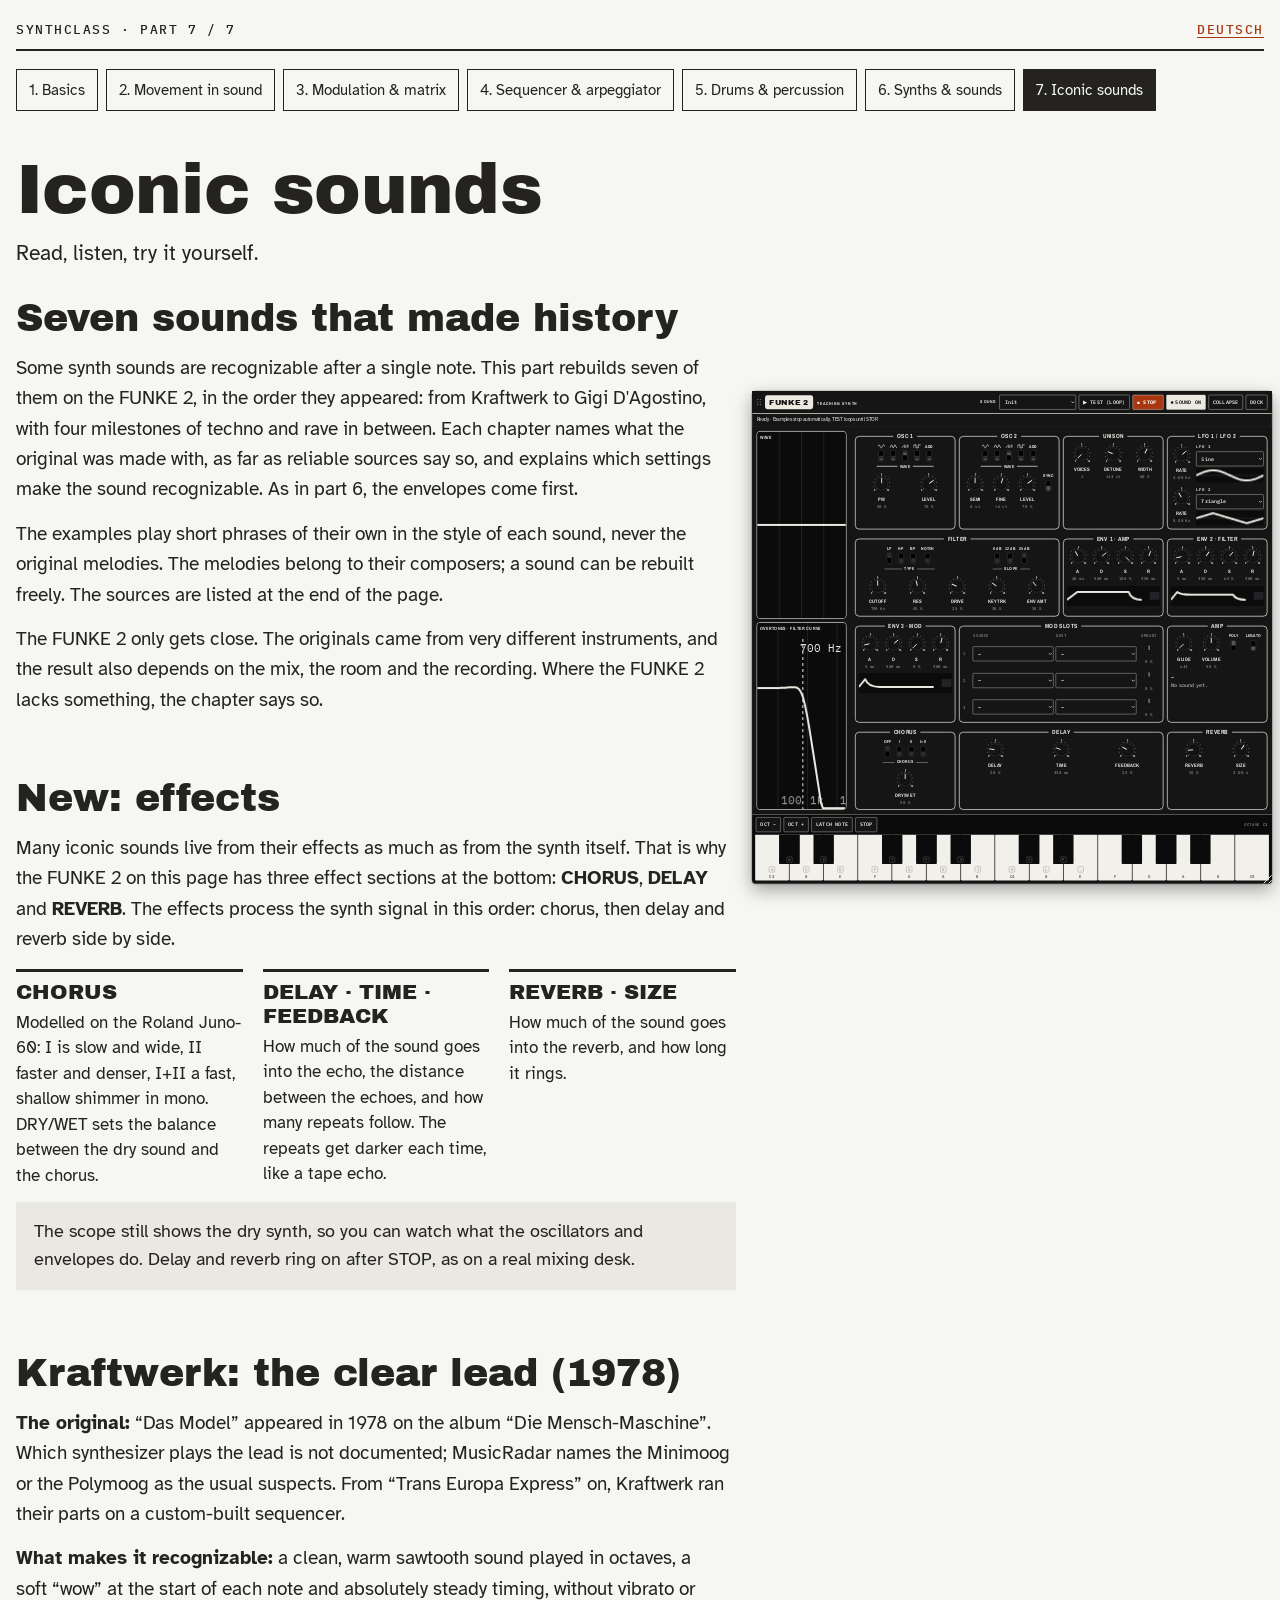
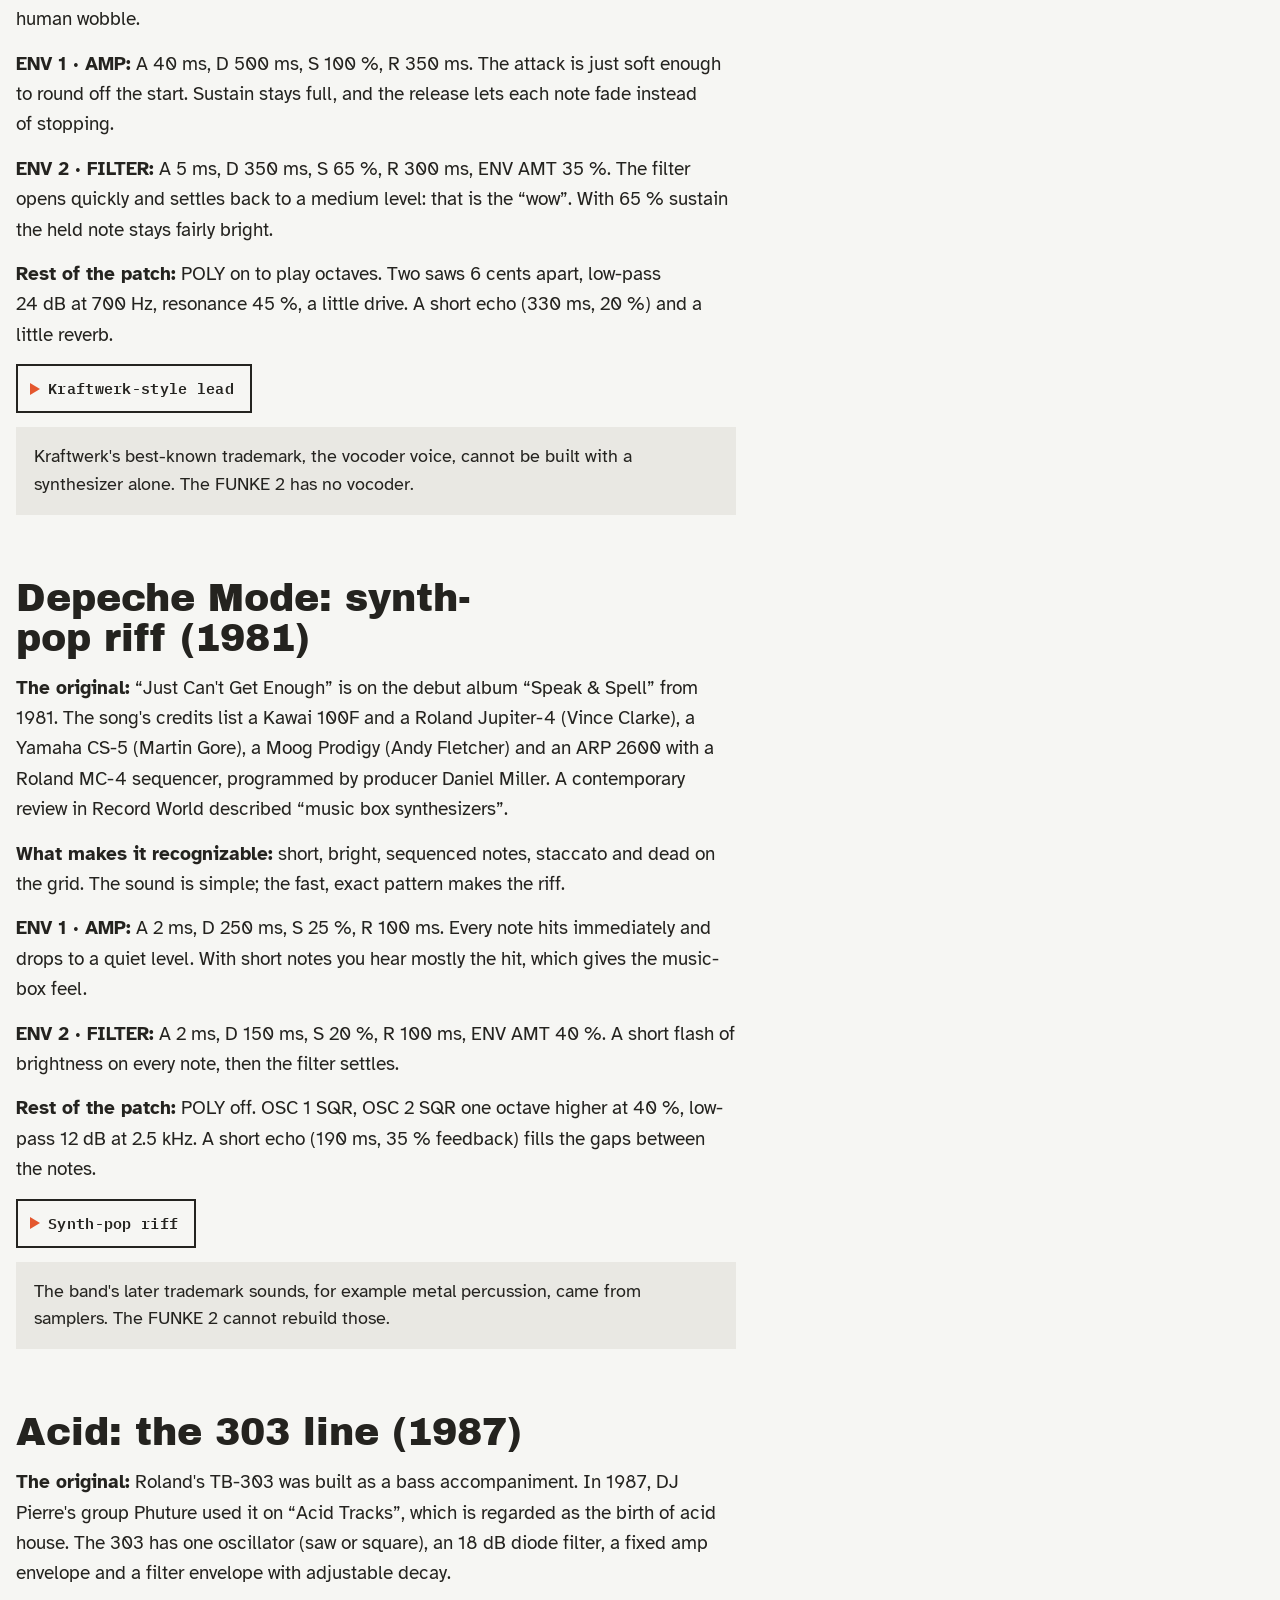
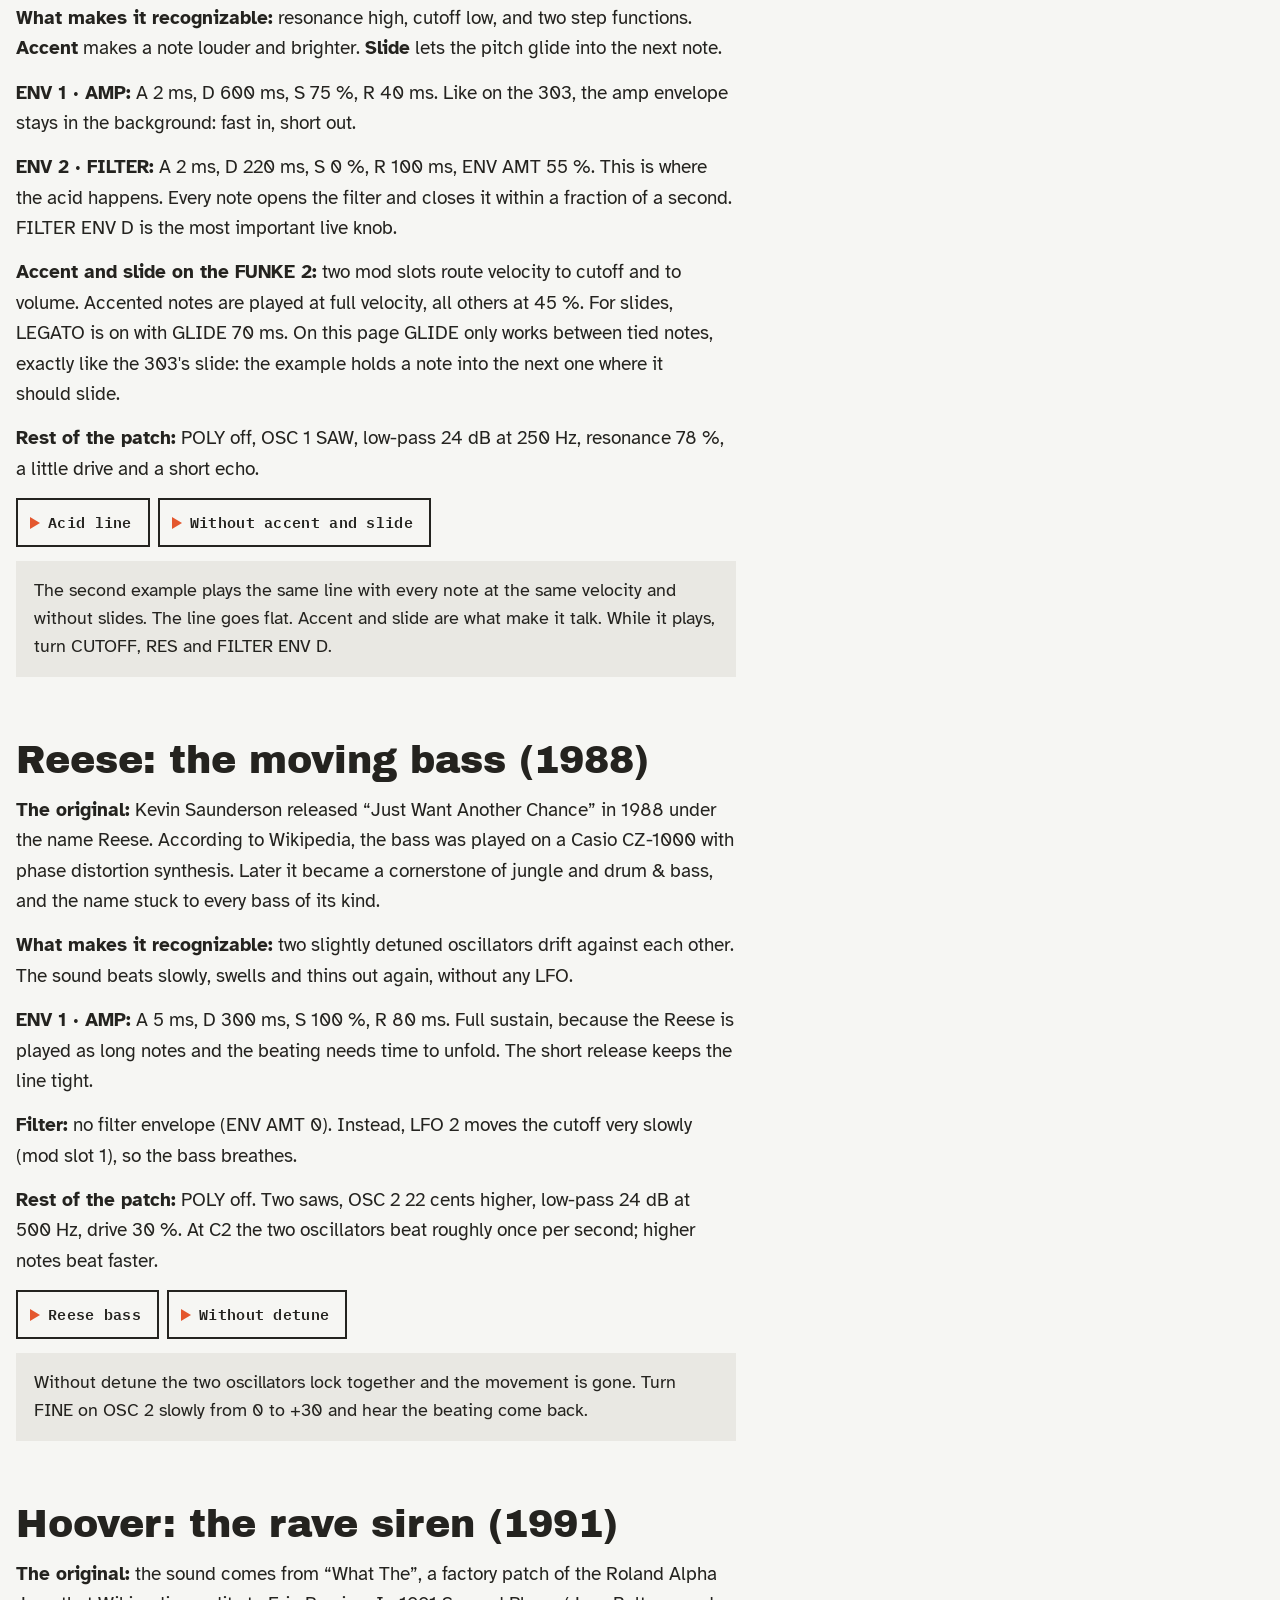
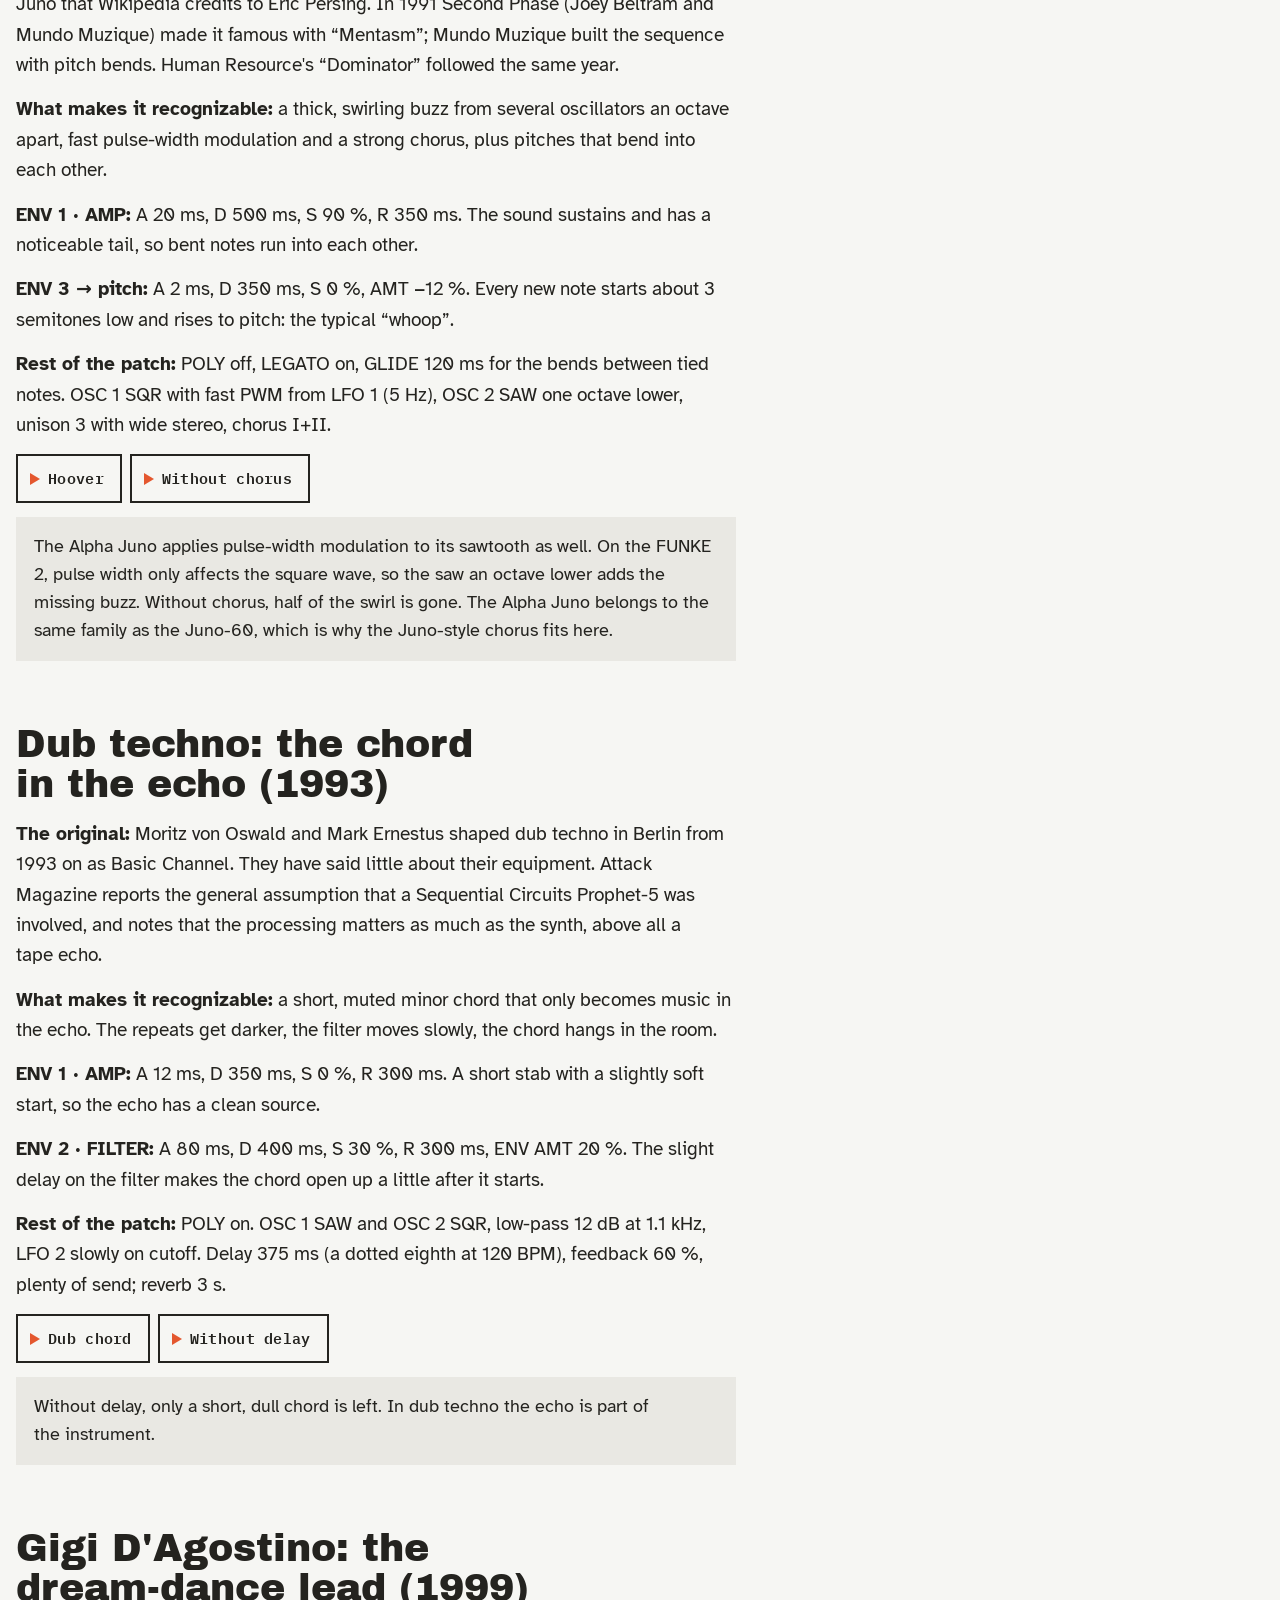
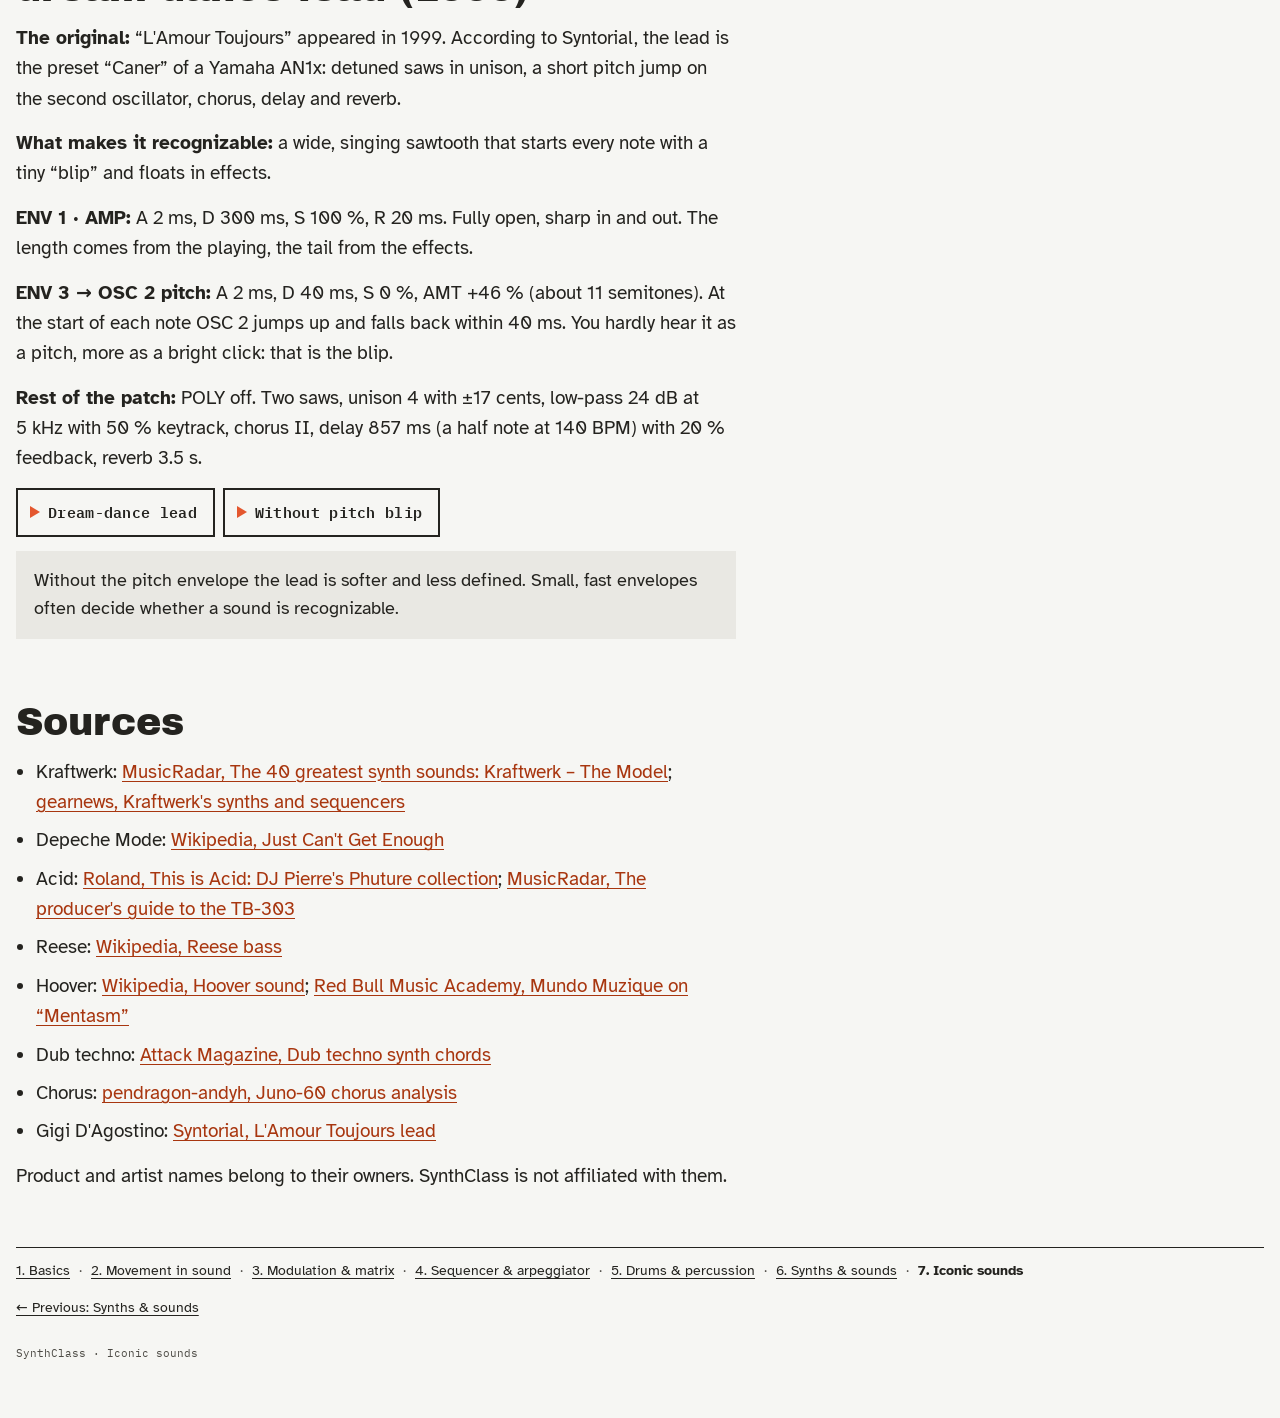
<file: iconic.html>
<!doctype html>
<html lang="en">
<head>
<meta charset="utf-8">
<meta name="viewport" content="width=device-width, initial-scale=1, viewport-fit=cover">
<title>SynthClass · 7. Iconic sounds</title>
<link rel="stylesheet" href="https://fonts.googleapis.com/css2?family=Archivo+Black&family=Atkinson+Hyperlegible:ital,wght@0,400;0,700;1,400&family=IBM+Plex+Mono:wght@400;500;600&family=Archivo+Narrow:wght@600;700&display=swap">
<style>
/* Layout: Lehrtext links zum Lesen, spielbarer Synth rechts klebend daneben; mobil steht der Synth oben. */
:root{
  --paper:#F6F6F3; --ink:#24231F; --muted:#4D4B45; --surface:#E9E8E3; --rule:#24231F;
  --accent:#E4572E; --accent-ink:#A8360F; --blue:#1F4FBF;
  --note-dark-bg:#2C2D30; --note-dark-fg:#F1EFE9;
  --panel:#24262A; --panel-2:#2D2F34; --panel-line:#3A3C42; --panel-edge:#15161A;
  --panel-text:#F5F3EE; --panel-label:#DAD7CF; --panel-dim:#B0ACA3; --panel-accent:#FFA27A; --panel-print:#E6E1D3;
  --knob-face:#33353A; --knob-track:#4A4C53; --led-off:#4A4C53; --led-on:#FF6A3D;
  --scope-bg:#17181B; --scope-grid:#2C2E33; --scope-line:#FF7A50; --curve:#9DB4F0; --spec:#5A5D65;
  --key-white:#ECEAE3; --key-white-ink:#55534D; --key-black:#141416; --key-bed:#0E0F11; --key-down:#FF6A3D;
  --f-display:'Archivo Black','Arial Black',Impact,sans-serif;
  --f-body:'Atkinson Hyperlegible',system-ui,-apple-system,'Segoe UI',sans-serif;
  --f-mono:'IBM Plex Mono',ui-monospace,'SFMono-Regular',Menlo,Consolas,monospace;
}
@media (prefers-color-scheme: dark){
  :root:not([data-theme="light"]){
    --paper:#1B1C1F; --ink:#E7E5DF; --muted:#BAB6AD; --surface:#26272B; --rule:#E7E5DF;
    --accent:#F0703F; --accent-ink:#FF9B70; --blue:#9DB4F0; --panel-edge:#45474D;
    --note-dark-bg:#33353A; --note-dark-fg:#F1EFE9; color-scheme:dark;
  }
}
:root[data-theme="dark"]{
  --paper:#1B1C1F; --ink:#E7E5DF; --muted:#BAB6AD; --surface:#26272B; --rule:#E7E5DF;
  --accent:#F0703F; --accent-ink:#FF9B70; --blue:#9DB4F0; --panel-edge:#45474D;
  --note-dark-bg:#33353A; --note-dark-fg:#F1EFE9; color-scheme:dark;
}
*{box-sizing:border-box}
body{background:var(--paper);color:var(--ink);font-family:var(--f-body);font-size:19px;line-height:1.6;
  padding-left:max(16px,env(safe-area-inset-left,0px));padding-right:max(16px,env(safe-area-inset-right,0px));padding-block:0 56px}
.page{max-width:1380px;margin:0 auto}
.top{display:flex;justify-content:space-between;align-items:baseline;gap:8px 16px;flex-wrap:wrap;border-bottom:2px solid var(--rule);padding:20px 0 8px;font-family:var(--f-mono);font-size:13px;letter-spacing:.12em;font-weight:500;text-transform:uppercase}
.hero{padding:28px 0 28px;display:flex;flex-direction:column;gap:14px;max-width:780px}
h1{font-family:var(--f-display);font-weight:400;font-size:clamp(38px,6.2vw,70px);line-height:.95;letter-spacing:-.01em;margin:0;text-wrap:balance}
.lead{font-size:21px;max-width:680px;margin:0}
.layout{display:grid;grid-template-columns:minmax(0,1fr);gap:40px}
.synth-col{order:-1;min-width:0}
@media (min-width:1100px){
  body:not(.is-floating) .layout{grid-template-columns:minmax(0,1fr) 620px;align-items:start}
  body:not(.is-floating) .synth-col{order:0;position:sticky;top:calc(env(safe-area-inset-top,0px) + 16px);max-height:calc(100vh - 32px);overflow:auto}
}
body.is-floating .synth-col{display:none}
.synth.floating{position:fixed;z-index:30;width:1240px;transform-origin:0 0;transform:scale(var(--s,1));overflow:visible;box-shadow:0 18px 50px rgba(0,0,0,.35),0 2px 6px rgba(0,0,0,.25)}
.synth.floating .s-head{cursor:grab;position:sticky;top:0;z-index:2}
.synth.floating.dragging .s-head{cursor:grabbing}
.synth.dragging{user-select:none;-webkit-user-select:none}
.grip{display:none;width:14px;height:22px;flex-shrink:0;align-self:center;background-image:radial-gradient(circle,var(--panel-dim) 1.6px,transparent 1.8px);background-size:7px 7px}
.synth.floating .grip{display:block}
.synth.min .secs,.synth.min .kbd{display:none}
.rz{display:none;position:absolute;right:0;bottom:0;width:26px;height:26px;cursor:nwse-resize;touch-action:none;z-index:3;
  background:linear-gradient(135deg,transparent 0 52%,var(--panel-label) 52% 57%,transparent 57% 67%,var(--panel-label) 67% 72%,transparent 72% 82%,var(--panel-label) 82% 87%,transparent 87%)}
.synth.floating .rz{display:block}
.synth.min .s-head{border-bottom:0}
@media (max-width:899px){#dock{display:none}}
/* Breites Fenster: Bildschirme links, Sektionen 3 x 2, flache Tastatur */
@container synth (min-width:1000px){
  .s-main{display:grid;grid-template-columns:minmax(260px,300px) minmax(0,1fr)}
  .synth.min .s-main{display:block}
  .synth.min .s-main .screens{grid-template-columns:1fr 1fr;grid-template-rows:auto;border-right:0}
  .synth.min .s-main .screen{min-height:0}
  .synth.min .s-main .screen canvas{position:static;height:150px}
  .s-main .screens{grid-template-columns:1fr;grid-template-rows:1fr 1fr;border-right:1px solid var(--panel-line)}
  .s-main .screen{min-height:150px}
  .s-main .screen canvas{position:absolute;inset:0;height:100%}
  .s-main .secs{grid-template-columns:repeat(3,minmax(0,1fr));border-top:0}
  .ctl{width:60px}
  .knobs{gap:6px}
  .s-main .sec{padding:18px 10px 10px;gap:10px}
  .keys{height:104px}
  .kbar{padding:6px 10px}
}
.text{display:flex;flex-direction:column;gap:64px;min-width:0;max-width:720px}
.chapter{display:flex;flex-direction:column;gap:14px;scroll-margin-top:24px}
.kicker{font-family:var(--f-mono);font-size:13px;letter-spacing:.14em;font-weight:600;color:var(--accent-ink);text-transform:uppercase}
h2{font-family:var(--f-display);font-weight:400;font-size:38px;line-height:1.05;margin:0;text-wrap:balance}
h3{font-family:var(--f-display);font-weight:400;font-size:21px;line-height:1.15;margin:0}
p{margin:0;text-wrap:pretty}
b{font-weight:700}
.howto{background:var(--surface);padding:16px 18px;display:grid;grid-template-columns:repeat(auto-fit,minmax(180px,1fr));gap:14px 22px;font-size:17px;line-height:1.5}
.howto div{display:flex;flex-direction:column;gap:2px}
.howto .k{font-family:var(--f-mono);font-size:13px;font-weight:600;letter-spacing:.1em;color:var(--accent-ink)}
.tries{display:flex;flex-wrap:wrap;gap:8px}
.try{font-family:var(--f-mono);font-size:15px;font-weight:600;letter-spacing:.02em;padding:10px 16px 10px 12px;min-height:48px;border:2px solid var(--ink);background:var(--paper);color:var(--ink);cursor:pointer;display:inline-flex;align-items:center;gap:8px;border-radius:0}
.try::before{content:"";width:0;height:0;border-left:10px solid var(--accent);border-top:6px solid transparent;border-bottom:6px solid transparent}
.try:hover{background:var(--surface)}
.try.on{background:var(--ink);color:var(--paper)}
.try:focus-visible,.pbtn:focus-visible,.sw button:focus-visible,.key:focus-visible,select:focus-visible{outline:3px solid var(--accent);outline-offset:2px}
.defs{display:grid;grid-template-columns:repeat(auto-fit,minmax(210px,1fr));gap:20px}
.def{border-top:3px solid var(--ink);padding-top:8px;display:flex;flex-direction:column;gap:6px;font-size:17px;line-height:1.5;min-width:0}
.def .head{display:flex;justify-content:space-between;align-items:baseline;gap:8px}
.def .tag{font-family:var(--f-mono);font-size:12px;font-weight:600;color:var(--accent-ink);letter-spacing:.06em}
.def .use{color:var(--muted);font-size:16px}
.note{background:var(--surface);padding:16px 18px;font-size:18px;line-height:1.55}
.note.dark{background:var(--note-dark-bg);color:var(--note-dark-fg)}
.chain{display:flex;flex-wrap:wrap;align-items:stretch;gap:6px}
.chain .box{border:2px solid var(--ink);padding:8px 12px;display:flex;flex-direction:column;gap:2px;min-width:0;flex:1 1 120px}
.chain .box .t{font-family:var(--f-display);font-size:19px}
.chain .box .s{font-size:16px;color:var(--muted);line-height:1.4}
.chain .arr{align-self:center;font-family:var(--f-mono);font-weight:600}
.chain .box.helper{border-style:dashed;border-color:var(--accent)}
.chain .box.ear{background:var(--ink);color:var(--paper)}
.chain .box.ear .s{color:var(--paper);opacity:.8}
.tablewrap{overflow-x:auto}
table{border-collapse:collapse;width:100%;min-width:560px;font-size:17px;line-height:1.45}
th{font-family:var(--f-mono);font-size:12px;letter-spacing:.1em;text-align:left;padding:8px 10px 8px 0;border-bottom:2px solid var(--rule)}
td{padding:8px 10px 8px 0;border-bottom:1px solid var(--muted);vertical-align:top}
td:first-child{font-weight:700;white-space:nowrap}
.recipes{display:grid;grid-template-columns:repeat(auto-fit,minmax(190px,1fr));gap:12px}
.recipe{background:var(--surface);border-top:4px solid var(--ink);padding:12px 14px 14px;display:flex;flex-direction:column;gap:8px;font-size:16px;line-height:1.4}
.recipe .row{display:flex;gap:8px}
.recipe .row span:first-child{width:64px;flex-shrink:0;font-family:var(--f-mono);font-size:12px;font-weight:600;color:var(--accent-ink);padding-top:2px}
.recipe .try{margin-top:6px;align-self:flex-start}
footer.foot{margin-top:56px;border-top:1px solid var(--rule);padding-top:10px;font-family:var(--f-mono);font-size:13px;color:var(--muted);display:flex;justify-content:space-between;gap:8px 16px;flex-wrap:wrap}

/* --- Synth panel (Hardware, immer dunkel) --- */
.synth{background:var(--panel);color:var(--panel-text);border:1px solid var(--panel-edge);border-radius:10px;overflow:hidden;container-type:inline-size;container-name:synth}
.krow{display:flex;gap:10px;align-items:center}
.krow .mini{flex:1;min-width:90px;height:62px}
.s-head{display:flex;align-items:center;justify-content:space-between;gap:10px;padding:10px 12px;background:var(--panel-2);border-bottom:1px solid var(--panel-line);flex-wrap:wrap}
.brand{display:flex;align-items:baseline;gap:10px}
.brand .n{font-family:var(--f-display);font-size:21px;letter-spacing:.08em}
.brand .d{font-family:var(--f-mono);font-size:11px;letter-spacing:.16em;color:var(--panel-dim)}
.s-head .ctrls{display:flex;gap:8px;align-items:center;flex-wrap:wrap}
.pbtn{font-family:var(--f-mono);font-size:13px;font-weight:600;letter-spacing:.08em;background:var(--panel);color:var(--panel-text);border:1px solid var(--panel-line);padding:8px 12px;min-height:42px;cursor:pointer;border-radius:4px;display:inline-flex;align-items:center;gap:6px}
.pbtn:hover{border-color:var(--panel-dim)}
.pbtn[aria-pressed="true"]{background:var(--led-on);color:var(--key-black);border-color:var(--led-on)}
.pbtn.power{background:var(--led-on);color:var(--key-black);border-color:var(--led-on)}
.pbtn.power[aria-pressed="true"]{background:var(--panel);color:var(--panel-text);border-color:var(--panel-line)}
.pbtn .dot{width:7px;height:7px;border-radius:50%;background:currentColor}
.synth select{font-family:var(--f-mono);font-size:13px;font-weight:600;letter-spacing:.06em;background:var(--panel);color:var(--panel-text);border:1px solid var(--panel-line);border-radius:4px;min-height:42px;padding:0 10px}
.screens{display:grid;grid-template-columns:1fr 1fr;gap:1px;background:var(--panel-line)}
@media (max-width:480px){.screens{grid-template-columns:1fr}}
.screen{background:var(--scope-bg);position:relative;min-width:0}
.screen canvas{display:block;width:100%;height:140px}
.screen .lbl{position:absolute;left:8px;top:6px;font-family:var(--f-mono);font-size:11px;letter-spacing:.14em;color:var(--panel-dim);pointer-events:none}
.secs{display:grid;grid-template-columns:repeat(auto-fit,minmax(280px,1fr));gap:22px 10px;padding:22px 12px 12px;background:var(--panel);border-top:1px solid var(--panel-line)}
.sec{border:1.5px solid var(--panel-print);border-radius:6px;padding:18px 12px 12px;display:flex;flex-direction:column;gap:12px;min-width:0}
.sec-name{align-self:flex-start;margin-top:-30px;background:var(--panel-print);color:var(--panel);font-family:var(--f-mono);font-weight:700;font-size:12px;line-height:1.3;letter-spacing:.14em;padding:3px 9px;border-radius:3px}
.swrow{display:flex;gap:6px 14px;flex-wrap:wrap;align-items:flex-start}
.swgrp{display:flex;flex-direction:column;gap:2px;border-radius:4px}
.swgrp .cap{font-family:var(--f-mono);font-size:10px;letter-spacing:.14em;color:var(--panel-dim);padding-left:4px}
.swgrp.hi{box-shadow:0 0 0 2px var(--led-on)}
.sw{display:flex;flex-wrap:wrap;gap:2px}
.sw button{background:none;border:0;padding:6px 6px 6px 5px;display:flex;flex-direction:row;align-items:center;gap:5px;cursor:pointer;color:var(--panel-label);font-family:var(--f-mono);font-size:12px;min-height:34px;border-radius:3px;white-space:nowrap}
.sw button:hover{background:var(--panel-2)}
.sw button .led{flex-shrink:0;width:9px;height:9px;border-radius:50%;background:var(--led-off)}
.sw button[aria-checked="true"]{color:var(--panel-text)}
.sw button[aria-checked="true"] .led{background:var(--led-on);box-shadow:0 0 6px var(--led-on)}
.knobs{display:flex;flex-wrap:wrap;gap:8px 8px}
.ctl{display:flex;flex-direction:column;align-items:center;gap:2px;width:64px}
.knob{width:54px;height:54px;touch-action:none;cursor:ns-resize;border-radius:50%;display:block}
.knob:focus-visible{outline:2px solid var(--led-on);outline-offset:2px}
.ctl .l{font-family:var(--f-mono);font-size:12px;letter-spacing:.06em;color:var(--panel-label);margin-top:4px}
.ctl .v{font-family:var(--f-mono);font-size:11px;color:var(--panel-dim);font-variant-numeric:tabular-nums;white-space:nowrap}
.ctl.hi .l{color:var(--led-on)}
.ctl.hi .knob{box-shadow:0 0 0 3px var(--led-on)}
.mini{display:block;width:100%;height:56px;background:var(--scope-bg);border-radius:3px}
.readout{font-family:var(--f-mono);font-size:14px;line-height:1.5;color:var(--panel-label);font-variant-numeric:tabular-nums}
.readout b{color:var(--panel-text);font-weight:600}
.kbd{background:var(--key-bed);border-top:1px solid var(--panel-line)}
.kbar{display:flex;align-items:center;gap:8px;flex-wrap:wrap;padding:8px 10px}
.kbar .hint{font-family:var(--f-mono);font-size:12px;color:var(--panel-dim);letter-spacing:.06em;margin-left:auto}
.keys{position:relative;height:130px;margin:0 8px 8px;display:flex;gap:2px;touch-action:none;user-select:none;-webkit-user-select:none}
.key{border:0;padding:0;cursor:pointer;font-family:var(--f-mono);font-size:12px;display:flex;flex-direction:column;align-items:center;justify-content:flex-end;gap:5px}
.key .kc{font-size:10px;line-height:15px;min-width:17px;padding:0 3px;border:1px solid currentColor;border-radius:3px;opacity:.7;text-align:center}
.key .nn{font-weight:600;line-height:1}
.key.w{flex:1;background:var(--key-white);color:var(--key-white-ink);border-radius:0 0 3px 3px;padding-bottom:6px;min-width:0}
.key.b{position:absolute;top:0;height:64%;background:var(--key-black);color:var(--panel-dim);border-radius:0 0 2px 2px;padding-bottom:4px;z-index:1}
.key.down{background:var(--key-down);color:var(--key-black)}
.toplinks{display:flex;gap:8px 20px;flex-wrap:wrap}
.top a{color:var(--accent-ink);text-decoration:underline;text-underline-offset:3px}
.navlink{font-family:var(--f-mono);font-size:14px;font-weight:600;color:var(--accent-ink)}
.toast{position:fixed;left:max(16px,env(safe-area-inset-left,0px));right:max(16px,env(safe-area-inset-right,0px));bottom:calc(16px + env(safe-area-inset-bottom,0px));z-index:20;background:var(--panel);color:var(--panel-text);border:1px solid var(--panel-line);padding:10px 12px;display:flex;align-items:center;gap:12px;justify-content:space-between;font-size:17px;max-width:620px;margin:0 auto}
@media (prefers-reduced-motion: reduce){*{scroll-behavior:auto!important}}
/* --- Siebdruck-Look: schwarze Platte, weißer Aufdruck, schwarze Knöpfe --- */
:root{
  --panel:#111214; --panel-2:#111214; --panel-line:#2A2B2F; --panel-edge:#000000;
  --panel-print:#ECE9E1; --panel-label:#ECE9E1; --panel-text:#ECE9E1; --panel-dim:#A9A69E; --panel-accent:#ECE9E1;
  --knob-face:#0B0B0C; --knob-skirt:#26272B; --knob-track:#34363B; --knob-arc:#ECE9E1;
  --led-off:#3A2A24; --scope-bg:#0B0B0C; --scope-grid:#222327;
  --key-white:#F2F0EA; --key-black:#0B0B0C; --key-bed:#0B0B0C;
}
.synth{background:var(--panel)}
.s-head{background:var(--panel);border-bottom:1.5px solid var(--panel-print)}
.brand .n{color:var(--panel-print);letter-spacing:.14em}
.secs,.s-main .secs{background:var(--panel)}
.sec-name{background:var(--panel);color:var(--panel-print);padding:2px 8px;margin-left:-4px}
.sub-name{color:var(--panel-print)}
.screens{gap:10px;padding:12px;background:var(--panel)}
.s-main .screens{border-right:0}
.screen{border:1.5px solid var(--panel-print);border-radius:4px;overflow:hidden}
.pbtn,.sw button,.tog,.synth select,.psel{background:var(--panel);border:1.5px solid var(--panel-print);color:var(--panel-print);box-shadow:none;border-radius:3px}
.pbtn:hover,.sw button:hover,.tog:hover{background:var(--panel-line)}
.sw{gap:6px}
.sw button{color:var(--panel-dim)}
.sw button[aria-checked="true"],.tog[aria-pressed="true"]{color:var(--panel-print)}
.pbtn[aria-pressed="true"]{background:var(--panel-print);color:var(--panel);border-color:var(--panel-print)}
.pbtn.power{background:var(--led-on);color:var(--key-black);border-color:var(--led-on)}
.pbtn.power[aria-pressed="true"]{background:var(--panel);color:var(--panel-print);border-color:var(--panel-print)}
.ctl .l{color:var(--panel-print)}
.kbd{background:var(--key-bed);border-top:1.5px solid var(--panel-print)}
.key.w{background:var(--key-white)}
.key.down,.key.w.down,.key.b.down{background:var(--key-down);color:var(--key-black)}

/* --- Frontplatten-Look: Siebdruck, Skalen, Schiebeschalter --- */
:root{--led-on:#ECE9E1;--key-down:#A8A49B;--scope-line:#ECE9E1;--curve:#ECE9E1;--spec:#3A3B40;--f-narrow:'Archivo Narrow','Arial Narrow',sans-serif;--panel:#151516;--panel-2:#151516;--knob-face:#141415;--knob-skirt:#0C0C0D;--knob-knurl:#5A5B60;--slot:#000000;--slot-edge:#55565B;--thumb-a:#2E2F33;--thumb-b:#55565B}
.synth{background:var(--panel)}
.sec{border:2px solid var(--panel-print);border-radius:12px;padding:20px 12px 12px}
.s-main .sec{padding:20px 10px 10px}
.secs{gap:26px 10px;padding:26px 12px 12px}
.sec-name{align-self:center;margin-top:-33px;margin-left:0;padding:0 10px;background:var(--panel);color:var(--panel-print);font-family:var(--f-narrow);font-weight:700;font-size:17px;letter-spacing:.06em;line-height:1.3;border-radius:0}
.sec-head{justify-content:center;margin-top:-33px}
.sub-name{font-family:var(--f-narrow);font-weight:700;font-size:13px;letter-spacing:.06em}
.brand .n{background:var(--panel-print);color:var(--panel);padding:3px 12px 2px;border-radius:7px;font-size:22px;letter-spacing:.04em}
.brand .d{font-family:var(--f-narrow);font-weight:700;font-size:12px;color:var(--panel-print)}
.s-head{border-bottom:2px solid var(--panel-print)}
.knobs{gap:6px 4px;justify-content:space-around}
.ctl{width:64px}
.knob{width:60px;height:60px;overflow:visible;border-radius:50%}
.knob .num{font-family:var(--f-narrow);font-weight:700;font-size:7.6px;fill:var(--panel-print)}
.knob .hl{opacity:0}
.ctl.hi .knob{box-shadow:none}
.ctl.hi .knob .hl{opacity:1}
.ctl.hi .l{background:var(--panel-print);color:var(--panel);padding:0 5px;border-radius:2px}
.ctl .l{font-family:var(--f-narrow);font-weight:700;font-size:14px;letter-spacing:.04em;margin-top:0;color:var(--panel-print)}
.ctl .v{font-size:11px}
.swrow{gap:8px 18px;justify-content:space-around}
.swgrp{flex-direction:column-reverse;align-items:stretch;gap:4px}
.swgrp .cap{display:flex;align-items:center;gap:6px;font-family:var(--f-narrow);font-weight:700;font-size:12px;letter-spacing:.08em;color:var(--panel-print);padding:0}
.swgrp .cap::before,.swgrp .cap::after{content:"";flex:1;height:1.5px;background:var(--panel-print);min-width:6px}
.swgrp.hi{box-shadow:none}
.swgrp.hi .slot{border-color:var(--led-on);box-shadow:0 0 0 2px var(--led-on)}
.sw{gap:8px;justify-content:center;flex-wrap:wrap}
.sw button,.tog{background:none!important;border:0!important;box-shadow:none!important;transform:none!important;padding:2px!important;min-height:0;min-width:26px;display:flex;flex-direction:column;align-items:center;gap:5px;color:var(--panel-print);cursor:pointer}
.sw button .sl,.tog .sl{font-family:var(--f-narrow);font-weight:700;font-size:12px;letter-spacing:.03em;line-height:13px;white-space:nowrap}
.glyph{width:22px;height:13px;display:block}
.slot{display:block;position:relative;width:15px;height:30px;background:var(--slot);border:1px solid var(--slot-edge);border-radius:3px}
.thumb{position:absolute;left:1px;right:1px;bottom:1px;height:13px;border-radius:2px;background:repeating-linear-gradient(0deg,var(--thumb-a) 0 2px,var(--thumb-b) 2px 3px)}
[aria-checked="true"] .thumb,[aria-pressed="true"] .thumb{bottom:15px}
.sw button:hover .slot,.tog:hover .slot{border-color:var(--panel-print)}
.sw button:focus-visible .slot,.tog:focus-visible .slot{outline:2px solid var(--led-on);outline-offset:2px}
.tog.hi .slot{border-color:var(--led-on);box-shadow:0 0 0 2px var(--led-on)}
.screen{border:2px solid var(--panel-print);border-radius:10px}
.screen .lbl{font-family:var(--f-narrow);font-weight:700;font-size:13px;color:var(--panel-print);letter-spacing:.06em}


/* --- Seite 2 --- */
.top a{color:var(--accent-ink);text-decoration:underline;text-underline-offset:3px}
.navlink{font-family:var(--f-mono);font-size:14px;font-weight:600;color:var(--accent-ink)}
.synth.floating{width:1480px}
.sec.span2{grid-column:span 1}
.sec.span4{grid-column:1/-1}
.sources{display:flex;flex-direction:column;gap:8px;padding-left:20px;margin:0}
.sources a{color:var(--accent-ink);text-underline-offset:3px}
.sec-head{display:flex;justify-content:center;align-items:center;gap:8px;margin-top:-33px}
.sec-head .sec-name{margin-top:0}
.sub-name{font-family:var(--f-mono);font-weight:600;font-size:11px;letter-spacing:.14em;color:var(--panel-accent)}
.tog{background:var(--panel);border:1px solid var(--panel-line);border-radius:3px;color:var(--panel-label);font-family:var(--f-mono);font-size:11px;font-weight:600;letter-spacing:.08em;padding:4px 8px 4px 6px;min-height:30px;display:inline-flex;align-items:center;gap:6px;cursor:pointer}
.tog .led{width:9px;height:9px;border-radius:50%;background:var(--led-off)}
.tog[aria-pressed="true"]{color:var(--panel-text)}
.tog[aria-pressed="true"] .led{background:var(--led-on);box-shadow:0 0 6px var(--led-on)}
.tog.hi{box-shadow:0 0 0 2px var(--led-on)}
.psel{font-family:var(--f-mono);font-size:12px;font-weight:600;background:var(--panel-2);color:var(--panel-text);border:1px solid var(--panel-line);border-radius:4px;min-height:34px;padding:0 6px;max-width:100%}
.selw{display:flex;flex-direction:column;gap:2px;min-width:0}
.selw .cap{font-family:var(--f-mono);font-size:10px;letter-spacing:.14em;color:var(--panel-dim)}
.selw.hi .psel{box-shadow:0 0 0 2px var(--led-on)}
.lforow{display:grid;grid-template-columns:auto minmax(0,1fr);gap:4px 10px;align-items:center}
.lforow .side{display:flex;flex-direction:column;gap:6px;min-width:0}
.lforow .mini{height:40px}
.mrow{display:grid;grid-template-columns:22px minmax(0,1fr) minmax(0,1fr) 60px;gap:8px;align-items:center}
.mrow .nr{font-family:var(--f-mono);font-size:12px;color:var(--panel-dim)}
.mrow .ctl{width:60px}
.mrow .ctl .l{display:none}
.mhead{display:grid;grid-template-columns:22px minmax(0,1fr) minmax(0,1fr) 60px;gap:8px;font-family:var(--f-mono);font-size:10px;letter-spacing:.14em;color:var(--panel-dim)}
.mhead span:last-child{text-align:center}
@container synth (min-width:1000px){
  .sec.span2{grid-column:span 2}
}
@container synth (min-width:1150px){
  .s-main .secs{grid-template-columns:repeat(4,minmax(0,1fr))}
  .s-main{grid-template-columns:minmax(240px,280px) minmax(0,1fr)}
  .ctl{width:62px}
  .s-main .sec{padding:20px 9px 10px}
  .sw button{padding:6px 4px}
  .mrow .knob{width:46px;height:46px}
  .mrow .knob .num,.mrow .knob .tick{display:none}
  .mrow{gap:6px}
}
/* Obertöne-Editor */
.harm{background:var(--panel);color:var(--panel-text);border-radius:8px;padding:14px;display:flex;flex-direction:column;gap:12px}
.harm .row{display:grid;grid-template-columns:minmax(0,3fr) minmax(0,2fr);gap:12px}
@media (max-width:600px){.harm .row{grid-template-columns:1fr}}
.harm canvas{display:block;width:100%;height:190px;background:var(--scope-bg);border-radius:4px;touch-action:none}
.harm canvas.bars{cursor:ns-resize}
.harm .lbl{font-family:var(--f-mono);font-size:11px;letter-spacing:.12em;color:var(--panel-dim)}
.harm .cell{display:flex;flex-direction:column;gap:6px;min-width:0}
.harm .hint{font-size:15px;color:var(--panel-label);line-height:1.45}
</style>
<style>:root{padding-top:env(safe-area-inset-top,0px);padding-bottom:env(safe-area-inset-bottom,0px)}body{margin:0}[hidden]{display:none!important}img{max-width:100%}</style>
<link rel="stylesheet" href="course.css?v=429349cc2f">
</head>
<body data-course="7">
<div class="page">
  <div class="top"><div>SynthClass · Part 7 / 7</div><a href="de/iconic.html" hreflang="de">Deutsch</a></div><nav aria-label="Course pages" class="course-nav"><a href="index.html">1. Basics</a><a href="advanced.html">2. Movement in sound</a><a href="modulation.html">3. Modulation & matrix</a><a href="sequencer.html">4. Sequencer & arpeggiator</a><a href="drums.html">5. Drums & percussion</a><a href="sounds.html">6. Synths & sounds</a><a href="iconic.html" aria-current="page">7. Iconic sounds</a></nav><header class="hero"><h1>Iconic sounds</h1><p class="lead">Read, listen, try it yourself.</p></header>

  <div class="layout">
    <main class="text"><section class="chapter" id="start"><h2>Seven sounds that made history</h2><p>Some synth sounds are recognizable after a single note. This part rebuilds seven of them on the FUNKE 2, in the order they appeared: from Kraftwerk to Gigi D'Agostino, with four milestones of techno and rave in between. Each chapter names what the original was made with, as far as reliable sources say so, and explains which settings make the sound recognizable. As in part 6, the envelopes come first.</p><p>The examples play short phrases of their own in the style of each sound, never the original melodies. The melodies belong to their composers; a sound can be rebuilt freely. The sources are listed at the end of the page.</p><p>The FUNKE 2 only gets close. The originals came from very different instruments, and the result also depends on the mix, the room and the recording. Where the FUNKE 2 lacks something, the chapter says so.</p></section><section class="chapter" id="fx"><h2>New: effects</h2><p>Many iconic sounds live from their effects as much as from the synth itself. That is why the FUNKE 2 on this page has three effect sections at the bottom: <b>CHORUS</b>, <b>DELAY</b> and <b>REVERB</b>. The effects process the synth signal in this order: chorus, then delay and reverb side by side.</p><div class="defs" style="grid-template-columns:repeat(auto-fit,minmax(150px,1fr))"><div class="def"><div class="head"><h3>CHORUS</h3></div><p>Modelled on the Roland Juno-60: I is slow and wide, II faster and denser, I+II a fast, shallow shimmer in mono. DRY/WET sets the balance between the dry sound and the chorus.</p></div><div class="def"><div class="head"><h3>DELAY · TIME · FEEDBACK</h3></div><p>How much of the sound goes into the echo, the distance between the echoes, and how many repeats follow. The repeats get darker each time, like a tape echo.</p></div><div class="def"><div class="head"><h3>REVERB · SIZE</h3></div><p>How much of the sound goes into the reverb, and how long it rings.</p></div></div><p class="note">The scope still shows the dry synth, so you can watch what the oscillators and envelopes do. Delay and reverb ring on after STOP, as on a real mixing desk.</p></section><section class="chapter" id="kraftwerk"><h2>Kraftwerk: the clear lead (1978)</h2><p><b>The original:</b> “Das Model” appeared in 1978 on the album “Die Mensch-Maschine”. Which synthesizer plays the lead is not documented; MusicRadar names the Minimoog or the Polymoog as the usual suspects. From “Trans Europa Express” on, Kraftwerk ran their parts on a custom-built sequencer.</p><p><b>What makes it recognizable:</b> a clean, warm sawtooth sound played in octaves, a soft “wow” at the start of each note and absolutely steady timing, without vibrato or human wobble.</p><p><b>ENV 1 · AMP:</b> A 40&nbsp;ms, D 500&nbsp;ms, S 100 %, R 350&nbsp;ms. The attack is just soft enough to round off the start. Sustain stays full, and the release lets each note fade instead of stopping.</p><p><b>ENV 2 · FILTER:</b> A 5&nbsp;ms, D 350&nbsp;ms, S 65 %, R 300&nbsp;ms, ENV AMT 35 %. The filter opens quickly and settles back to a medium level: that is the “wow”. With 65 % sustain the held note stays fairly bright.</p><p><b>Rest of the patch:</b> POLY on to play octaves. Two saws 6&nbsp;cents apart, low-pass 24&nbsp;dB at 700&nbsp;Hz, resonance 45 %, a little drive. A short echo (330&nbsp;ms, 20 %) and a little reverb.</p><div class="tries"><button class="try" data-lesson="ic_kraftwerk">Kraftwerk-style lead</button></div><p class="note">Kraftwerk's best-known trademark, the vocoder voice, cannot be built with a synthesizer alone. The FUNKE 2 has no vocoder.</p></section><section class="chapter" id="depeche"><h2>Depeche Mode: synth-pop riff (1981)</h2><p><b>The original:</b> “Just Can't Get Enough” is on the debut album “Speak &amp; Spell” from 1981. The song's credits list a Kawai 100F and a Roland Jupiter-4 (Vince Clarke), a Yamaha CS-5 (Martin Gore), a Moog Prodigy (Andy Fletcher) and an ARP 2600 with a Roland MC-4 sequencer, programmed by producer Daniel Miller. A contemporary review in Record World described “music box synthesizers”.</p><p><b>What makes it recognizable:</b> short, bright, sequenced notes, staccato and dead on the grid. The sound is simple; the fast, exact pattern makes the riff.</p><p><b>ENV 1 · AMP:</b> A 2&nbsp;ms, D 250&nbsp;ms, S 25 %, R 100&nbsp;ms. Every note hits immediately and drops to a quiet level. With short notes you hear mostly the hit, which gives the music-box feel.</p><p><b>ENV 2 · FILTER:</b> A 2&nbsp;ms, D 150&nbsp;ms, S 20 %, R 100&nbsp;ms, ENV AMT 40 %. A short flash of brightness on every note, then the filter settles.</p><p><b>Rest of the patch:</b> POLY off. OSC 1 SQR, OSC 2 SQR one octave higher at 40 %, low-pass 12&nbsp;dB at 2.5&nbsp;kHz. A short echo (190&nbsp;ms, 35 % feedback) fills the gaps between the notes.</p><div class="tries"><button class="try" data-lesson="ic_depeche">Synth-pop riff</button></div><p class="note">The band's later trademark sounds, for example metal percussion, came from samplers. The FUNKE 2 cannot rebuild those.</p></section><section class="chapter" id="acid"><h2>Acid: the 303 line (1987)</h2><p><b>The original:</b> Roland's TB-303 was built as a bass accompaniment. In 1987, DJ Pierre's group Phuture used it on “Acid Tracks”, which is regarded as the birth of acid house. The 303 has one oscillator (saw or square), an 18&nbsp;dB diode filter, a fixed amp envelope and a filter envelope with adjustable decay.</p><p><b>What makes it recognizable:</b> resonance high, cutoff low, and two step functions. <b>Accent</b> makes a note louder and brighter. <b>Slide</b> lets the pitch glide into the next note.</p><p><b>ENV 1 · AMP:</b> A 2&nbsp;ms, D 600&nbsp;ms, S 75 %, R 40&nbsp;ms. Like on the 303, the amp envelope stays in the background: fast in, short out.</p><p><b>ENV 2 · FILTER:</b> A 2&nbsp;ms, D 220&nbsp;ms, S 0 %, R 100&nbsp;ms, ENV AMT 55 %. This is where the acid happens. Every note opens the filter and closes it within a fraction of a second. FILTER ENV D is the most important live knob.</p><p><b>Accent and slide on the FUNKE 2:</b> two mod slots route velocity to cutoff and to volume. Accented notes are played at full velocity, all others at 45 %. For slides, LEGATO is on with GLIDE 70&nbsp;ms. On this page GLIDE only works between tied notes, exactly like the 303's slide: the example holds a note into the next one where it should slide.</p><p><b>Rest of the patch:</b> POLY off, OSC 1 SAW, low-pass 24&nbsp;dB at 250&nbsp;Hz, resonance 78 %, a little drive and a short echo.</p><div class="tries"><button class="try" data-lesson="ic_acid">Acid line</button><button class="try" data-lesson="ic_acid_flat">Without accent and slide</button></div><p class="note">The second example plays the same line with every note at the same velocity and without slides. The line goes flat. Accent and slide are what make it talk. While it plays, turn CUTOFF, RES and FILTER ENV D.</p></section><section class="chapter" id="reese"><h2>Reese: the moving bass (1988)</h2><p><b>The original:</b> Kevin Saunderson released “Just Want Another Chance” in 1988 under the name Reese. According to Wikipedia, the bass was played on a Casio CZ-1000 with phase distortion synthesis. Later it became a cornerstone of jungle and drum &amp; bass, and the name stuck to every bass of its kind.</p><p><b>What makes it recognizable:</b> two slightly detuned oscillators drift against each other. The sound beats slowly, swells and thins out again, without any LFO.</p><p><b>ENV 1 · AMP:</b> A 5&nbsp;ms, D 300&nbsp;ms, S 100 %, R 80&nbsp;ms. Full sustain, because the Reese is played as long notes and the beating needs time to unfold. The short release keeps the line tight.</p><p><b>Filter:</b> no filter envelope (ENV AMT 0). Instead, LFO 2 moves the cutoff very slowly (mod slot 1), so the bass breathes.</p><p><b>Rest of the patch:</b> POLY off. Two saws, OSC 2 22&nbsp;cents higher, low-pass 24&nbsp;dB at 500&nbsp;Hz, drive 30 %. At C2 the two oscillators beat roughly once per second; higher notes beat faster.</p><div class="tries"><button class="try" data-lesson="ic_reese">Reese bass</button><button class="try" data-lesson="ic_reese_flat">Without detune</button></div><p class="note">Without detune the two oscillators lock together and the movement is gone. Turn FINE on OSC 2 slowly from 0 to +30 and hear the beating come back.</p></section><section class="chapter" id="hoover"><h2>Hoover: the rave siren (1991)</h2><p><b>The original:</b> the sound comes from “What The”, a factory patch of the Roland Alpha Juno that Wikipedia credits to Eric Persing. In 1991 Second Phase (Joey Beltram and Mundo Muzique) made it famous with “Mentasm”; Mundo Muzique built the sequence with pitch bends. Human Resource's “Dominator” followed the same year.</p><p><b>What makes it recognizable:</b> a thick, swirling buzz from several oscillators an octave apart, fast pulse-width modulation and a strong chorus, plus pitches that bend into each other.</p><p><b>ENV 1 · AMP:</b> A 20&nbsp;ms, D 500&nbsp;ms, S 90 %, R 350&nbsp;ms. The sound sustains and has a noticeable tail, so bent notes run into each other.</p><p><b>ENV 3 → pitch:</b> A 2&nbsp;ms, D 350&nbsp;ms, S 0 %, AMT −12 %. Every new note starts about 3 semitones low and rises to pitch: the typical “whoop”.</p><p><b>Rest of the patch:</b> POLY off, LEGATO on, GLIDE 120&nbsp;ms for the bends between tied notes. OSC 1 SQR with fast PWM from LFO 1 (5&nbsp;Hz), OSC 2 SAW one octave lower, unison 3 with wide stereo, chorus I+II.</p><div class="tries"><button class="try" data-lesson="ic_hoover">Hoover</button><button class="try" data-lesson="ic_hoover_dry">Without chorus</button></div><p class="note">The Alpha Juno applies pulse-width modulation to its sawtooth as well. On the FUNKE 2, pulse width only affects the square wave, so the saw an octave lower adds the missing buzz. Without chorus, half of the swirl is gone. The Alpha Juno belongs to the same family as the Juno-60, which is why the Juno-style chorus fits here.</p></section><section class="chapter" id="dub"><h2>Dub techno: the chord in the echo (1993)</h2><p><b>The original:</b> Moritz von Oswald and Mark Ernestus shaped dub techno in Berlin from 1993 on as Basic Channel. They have said little about their equipment. Attack Magazine reports the general assumption that a Sequential Circuits Prophet-5 was involved, and notes that the processing matters as much as the synth, above all a tape echo.</p><p><b>What makes it recognizable:</b> a short, muted minor chord that only becomes music in the echo. The repeats get darker, the filter moves slowly, the chord hangs in the room.</p><p><b>ENV 1 · AMP:</b> A 12&nbsp;ms, D 350&nbsp;ms, S 0 %, R 300&nbsp;ms. A short stab with a slightly soft start, so the echo has a clean source.</p><p><b>ENV 2 · FILTER:</b> A 80&nbsp;ms, D 400&nbsp;ms, S 30 %, R 300&nbsp;ms, ENV AMT 20 %. The slight delay on the filter makes the chord open up a little after it starts.</p><p><b>Rest of the patch:</b> POLY on. OSC 1 SAW and OSC 2 SQR, low-pass 12&nbsp;dB at 1.1&nbsp;kHz, LFO 2 slowly on cutoff. Delay 375&nbsp;ms (a dotted eighth at 120&nbsp;BPM), feedback 60 %, plenty of send; reverb 3&nbsp;s.</p><div class="tries"><button class="try" data-lesson="ic_dub">Dub chord</button><button class="try" data-lesson="ic_dub_dry">Without delay</button></div><p class="note">Without delay, only a short, dull chord is left. In dub techno the echo is part of the instrument.</p></section><section class="chapter" id="gigi"><h2>Gigi D'Agostino: the dream-dance lead (1999)</h2><p><b>The original:</b> “L'Amour Toujours” appeared in 1999. According to Syntorial, the lead is the preset “Caner” of a Yamaha AN1x: detuned saws in unison, a short pitch jump on the second oscillator, chorus, delay and reverb.</p><p><b>What makes it recognizable:</b> a wide, singing sawtooth that starts every note with a tiny “blip” and floats in effects.</p><p><b>ENV 1 · AMP:</b> A 2&nbsp;ms, D 300&nbsp;ms, S 100 %, R 20&nbsp;ms. Fully open, sharp in and out. The length comes from the playing, the tail from the effects.</p><p><b>ENV 3 → OSC 2 pitch:</b> A 2&nbsp;ms, D 40&nbsp;ms, S 0 %, AMT +46 % (about 11 semitones). At the start of each note OSC 2 jumps up and falls back within 40&nbsp;ms. You hardly hear it as a pitch, more as a bright click: that is the blip.</p><p><b>Rest of the patch:</b> POLY off. Two saws, unison 4 with ±17&nbsp;cents, low-pass 24&nbsp;dB at 5&nbsp;kHz with 50 % keytrack, chorus II, delay 857&nbsp;ms (a half note at 140&nbsp;BPM) with 20 % feedback, reverb 3.5&nbsp;s.</p><div class="tries"><button class="try" data-lesson="ic_gigi">Dream-dance lead</button><button class="try" data-lesson="ic_gigi_noblip">Without pitch blip</button></div><p class="note">Without the pitch envelope the lead is softer and less defined. Small, fast envelopes often decide whether a sound is recognizable.</p></section><section class="chapter" id="sources"><h2>Sources</h2><ul class="sources"><li>Kraftwerk: <a href="https://www.musicradar.com/news/kraftwerk-the-model">MusicRadar, The 40 greatest synth sounds: Kraftwerk – The Model</a>; <a href="https://www.gearnews.com/kraftwerk-synths-sequencers-sounds/">gearnews, Kraftwerk's synths and sequencers</a></li><li>Depeche Mode: <a href="https://en.wikipedia.org/wiki/Just_Can%27t_Get_Enough_(Depeche_Mode_song)">Wikipedia, Just Can't Get Enough</a></li><li>Acid: <a href="https://articles.roland.com/this-is-acid-exploring-dj-pierres-phuture-collection">Roland, This is Acid: DJ Pierre's Phuture collection</a>; <a href="https://www.musicradar.com/news/producers-guide-to-the-roland-tb-303-and-clones">MusicRadar, The producer's guide to the TB-303</a></li><li>Reese: <a href="https://en.wikipedia.org/wiki/Reese_bass">Wikipedia, Reese bass</a></li><li>Hoover: <a href="https://en.wikipedia.org/wiki/Hoover_sound">Wikipedia, Hoover sound</a>; <a href="https://daily.redbullmusicacademy.com/2014/05/key-tracks-mundo-muzique-on-mentasm">Red Bull Music Academy, Mundo Muzique on “Mentasm”</a></li><li>Dub techno: <a href="https://www.attackmagazine.com/technique/synth-secrets/dub-techno-synth-chords/">Attack Magazine, Dub techno synth chords</a></li><li>Chorus: <a href="https://github.com/pendragon-andyh/Juno60/blob/master/Chorus/README.md">pendragon-andyh, Juno-60 chorus analysis</a></li><li>Gigi D'Agostino: <a href="https://www.syntorial.com/preset-recipe/gigi-dagostino-lamour-toujours-lead/">Syntorial, L'Amour Toujours lead</a></li></ul><p>Product and artist names belong to their owners. SynthClass is not affiliated with them.</p></section></main>

    <aside class="synth-col" aria-label="Playable synthesizer FUNKE 2">
      <div class="synth" id="synth">
        <div class="s-head">
          <div class="brand"><span class="grip" aria-hidden="true" title="Drag to move"></span><span class="n">FUNKE 2</span><span class="d">TEACHING SYNTH</span></div>
          <div class="ctrls">
            <label for="preset" class="brand"><span class="d">SOUND</span></label>
            <select id="preset"><option value="init">Init</option><option value="ic_kraftwerk">Kraftwerk-style lead</option><option value="ic_depeche">Synth-pop riff</option><option value="ic_acid">Acid line</option><option value="ic_reese">Reese bass</option><option value="ic_hoover">Hoover</option><option value="ic_dub">Dub chord</option><option value="ic_gigi">Dream-dance lead</option></select>
            <button class="pbtn" id="previewTest" aria-pressed="false">▶ TEST (LOOP)</button><button class="pbtn preview-stop" id="previewStop">■ STOP</button><button class="pbtn power" id="power" aria-pressed="false"><span class="dot"></span><span id="powerLbl">SOUND ON</span></button>
            <button class="pbtn" id="minimize" aria-expanded="true" aria-controls="synth">COLLAPSE</button>
            <button class="pbtn" id="dock">DOCK</button>
          </div>
        </div>
        <p class="playback-status" id="playbackStatus" role="status">Ready · Examples stop automatically. TEST loops until STOP.</p><div class="s-main">
          <div class="screens">
            <div class="screen"><canvas id="scope" aria-label="Oscilloscope"></canvas><span class="lbl">WAVE</span></div>
            <div class="screen"><canvas id="spec" aria-label="Overtones and filter curve"></canvas><span class="lbl">OVERTONES · <span style="color:var(--curve)">FILTER CURVE</span></span></div>
          </div>
          <div class="secs" id="secs"></div>
        </div>
        <div class="kbd">
          <div class="kbar">
            <button class="pbtn" id="octDown" aria-label="Octave down">OCT −</button>
            <button class="pbtn" id="octUp" aria-label="Octave up">OCT +</button>
            <button class="pbtn" id="hold" aria-pressed="false" title="Latch manually played notes until clicked again.">LATCH NOTE</button>
            <button class="pbtn" id="stop">STOP</button>
            <span class="hint" id="octLbl">OCTAVE C3</span>
          </div>
          <div class="keys" id="keys"></div>
        </div>
        <div class="rz" id="rz" title="Drag to scale (double-click: default size)"></div>
      </div>
    </aside>
  </div>

  <footer class="foot course-footer"><nav class="course-bottom" aria-label="Course navigation at the end of the page"><div class="course-bottom-links"><a href="index.html">1. Basics</a> <span aria-hidden="true">·</span> <a href="advanced.html">2. Movement in sound</a> <span aria-hidden="true">·</span> <a href="modulation.html">3. Modulation & matrix</a> <span aria-hidden="true">·</span> <a href="sequencer.html">4. Sequencer & arpeggiator</a> <span aria-hidden="true">·</span> <a href="drums.html">5. Drums & percussion</a> <span aria-hidden="true">·</span> <a href="sounds.html">6. Synths & sounds</a> <span aria-hidden="true">·</span> <a href="iconic.html" aria-current="page">7. Iconic sounds</a></div><div class="course-bottom-adjacent"><a rel="prev" href="sounds.html">← Previous: Synths & sounds</a></div></nav><small>SynthClass · Iconic sounds</small></footer>
</div>

<div class="toast" id="toast" hidden><span id="toastText">Playing. The controls in the synth are marked.</span><button class="pbtn" id="toastGo">TO THE SYNTH</button></div>

<script>
(function(){
'use strict';
const $=s=>document.querySelector(s);
const pct=v=>Math.round(v*100)+' %';
const bip=v=>(v>0?'+':'')+Math.round(v*100)+' %';
const hz=v=>v<1000?(v<10?v.toFixed(2):v<100?v.toFixed(1):Math.round(v))+' Hz':(v/1000).toFixed(v<10000?2:1)+' kHz';
const sec=v=>v<1?Math.round(v*1000)+' ms':v.toFixed(2)+' s';

// ---------- Parameter ----------
const PARAMS={
  pw:{label:'PW',aria:'Pulse width OSC 1 and 2',min:.05,max:.95,def:.5,fmt:pct},
  l1:{label:'LEVEL',aria:'Level OSC 1',min:0,max:1,def:.8,fmt:pct},
  semi2:{label:'SEMI',aria:'OSC 2 semitones',min:-24,max:24,step:1,def:0,fmt:v=>(v>0?'+':'')+v+' st'},
  fine2:{label:'FINE',aria:'OSC 2 fine tune',min:-50,max:50,step:1,def:0,fmt:v=>(v>0?'+':'')+v+' ct'},
  l2:{label:'LEVEL',aria:'Level OSC 2',min:0,max:1,def:0,fmt:pct},
  voices:{label:'VOICES',aria:'Unison voices',min:1,max:7,step:1,def:1,fmt:v=>String(v)},
  detune:{label:'DETUNE',aria:'Unison detune',min:0,max:1,def:.25,fmt:v=>'±'+Math.round(v*50)+' ct'},
  width:{label:'WIDTH',aria:'Unison stereo width',min:0,max:1,def:.6,fmt:pct},
  cutoff:{label:'CUTOFF',aria:'Filter Cutoff',min:30,max:18000,exp:1,def:3000,fmt:hz},
  res:{label:'RES',aria:'Filter resonance',min:0,max:1,def:.2,fmt:pct},
  drive:{label:'DRIVE',aria:'Filter Drive',min:0,max:1,def:0,fmt:pct},
  keytrk:{label:'KEYTRK',aria:'Filter Keytracking',min:0,max:1,def:0,fmt:pct},
  envAmt:{label:'ENV AMT',aria:'Filter envelope amount',min:0,max:1,def:0,fmt:pct},
  e1a:{label:'A',aria:'Amp envelope attack',min:.002,max:4,exp:1,def:.005,fmt:sec},
  e1d:{label:'D',aria:'Amp envelope decay',min:.005,max:4,exp:1,def:.3,fmt:sec},
  e1s:{label:'S',aria:'Amp envelope sustain',min:0,max:1,def:.8,fmt:pct},
  e1r:{label:'R',aria:'Amp envelope release',min:.01,max:5,exp:1,def:.3,fmt:sec},
  e2a:{label:'A',aria:'Filter envelope attack',min:.002,max:4,exp:1,def:.005,fmt:sec},
  e2d:{label:'D',aria:'Filter envelope decay',min:.005,max:4,exp:1,def:.3,fmt:sec},
  e2s:{label:'S',aria:'Filter envelope sustain',min:0,max:1,def:.5,fmt:pct},
  e2r:{label:'R',aria:'Filter envelope release',min:.01,max:5,exp:1,def:.3,fmt:sec},
  e3a:{label:'A',aria:'Envelope 3 attack',min:.002,max:4,exp:1,def:.005,fmt:sec},
  e3d:{label:'D',aria:'Envelope 3 decay',min:.005,max:4,exp:1,def:.5,fmt:sec},
  e3s:{label:'S',aria:'Envelope 3 sustain',min:0,max:1,def:0,fmt:pct},
  e3r:{label:'R',aria:'Envelope 3 release',min:.01,max:5,exp:1,def:.3,fmt:sec},
  lfo1r:{label:'RATE',aria:'LFO 1 rate',min:.05,max:20,exp:1,def:3,fmt:hz},
  lfo2r:{label:'RATE',aria:'LFO 2 rate',min:.05,max:20,exp:1,def:.5,fmt:hz},
  m1a:{label:'AMT',aria:'Mod slot 1 amount',min:-1,max:1,def:0,bip:1,fmt:bip},
  m2a:{label:'AMT',aria:'Mod slot 2 amount',min:-1,max:1,def:0,bip:1,fmt:bip},
  m3a:{label:'AMT',aria:'Mod slot 3 amount',min:-1,max:1,def:0,bip:1,fmt:bip},
  glide:{label:'GLIDE',aria:'Glide time',min:0,max:1,def:0,fmt:v=>v<.001?'off':sec(v)},
  fxChm:{label:'DRY/WET',aria:'Chorus dry/wet',min:0,max:1,def:.5,fmt:pct},
  fxDt:{label:'TIME',aria:'Delay time',min:.05,max:1.2,def:.375,fmt:sec},
  fxFb:{label:'FEEDBACK',aria:'Delay feedback',min:0,max:.9,def:.35,fmt:pct},
  fxDm:{label:'DELAY',aria:'Delay amount',min:0,max:1,def:0,fmt:pct},
  fxRs:{label:'SIZE',aria:'Reverb length',min:.3,max:6,exp:1,def:2,fmt:sec},
  fxRm:{label:'REVERB',aria:'Reverb amount',min:0,max:1,def:0,fmt:pct},
  vol:{label:'VOLUME',aria:'Volume',min:0,max:1,def:.6,fmt:pct}
};
const WAVES=[['sin','SIN'],['tri','TRI'],['saw','SAW'],['sqr','SQR'],['add','ADD']];
const SWITCHES={
  w1:{cap:'WAVE',opts:WAVES,def:'saw'},
  w2:{cap:'WAVE',opts:WAVES,def:'saw'},
  mode:{cap:'TYPE',opts:[['lp','LP'],['hp','HP'],['bp','BP'],['notch','NOTCH']],def:'lp'},
  slope:{cap:'SLOPE',opts:[['6','6 dB'],['12','12 dB'],['24','24 dB']],def:'24'},
  fxCho:{cap:'CHORUS',opts:[['off','OFF'],['1','I'],['2','II'],['12','I+II']],def:'off'}
};
const TOGGLES={sync:{label:'SYNC',def:false},legato:{label:'LEGATO',def:false},poly:{label:'POLY',def:false}};
const LSHAPES=[['sin','Sine'],['tri','Triangle'],['saw','Sawtooth'],['sqr','Square'],['sh','Random (S&H)']];
const SRCS=[['none','—'],['lfo1','LFO 1'],['lfo2','LFO 2'],['env3','ENV 3'],['vel','Velocity'],['kt','Keytrack']];
const DSTS=[['none','—'],['pitch','Pitch'],['p2','OSC 2 pitch'],['cut','Cutoff'],['res','Resonance'],['pw','Pulse width'],['det','Detune'],['vol','Volume'],['lfo1r','LFO 1 rate']];
const SELECTS={
  lfo1s:{cap:'SHAPE',opts:LSHAPES,def:'sin'},lfo2s:{cap:'SHAPE',opts:LSHAPES,def:'tri'},
  m1s:{cap:'SOURCE',opts:SRCS,def:'none'},m1d:{cap:'DEST',opts:DSTS,def:'none'},
  m2s:{cap:'SOURCE',opts:SRCS,def:'none'},m2d:{cap:'DEST',opts:DSTS,def:'none'},
  m3s:{cap:'SOURCE',opts:SRCS,def:'none'},m3d:{cap:'DEST',opts:DSTS,def:'none'}
};
const INIT={};
for(const k in PARAMS)INIT[k]=PARAMS[k].def;
for(const k in SWITCHES)INIT[k]=SWITCHES[k].def;
for(const k in TOGGLES)INIT[k]=TOGGLES[k].def;
for(const k in SELECTS)INIT[k]=SELECTS[k].def;
const P=Object.assign({},INIT);

// Obertöne
const H=16;
const HARM={
  saw:Array.from({length:H},(_,i)=>1/(i+1)),
  sine:Array.from({length:H},(_,i)=>i===0?1:0),
  sqr:Array.from({length:H},(_,i)=>(i%2===0)?1/(i+1):0),
  tri:Array.from({length:H},(_,i)=>(i%2===0)?((i/2)%2===0?1:-1)/((i+1)*(i+1)):0),
  organ:Array.from({length:H},(_,i)=>({0:1,1:.8,2:.6,3:.5,5:.4,7:.35,11:.25,15:.2})[i]||0),
  clear:Array.from({length:H},(_,i)=>i===0?1:0)
};
let harm=HARM.saw.slice();

const LESSONS={
  init:{"p":{"fxCho":"off","fxChm":0.5,"fxDt":0.375,"fxFb":0.35,"fxDm":0,"fxRs":2,"fxRm":0,"poly":false,"legato":false,"glide":0,"w1":"saw","l2":0,"voices":1,"cutoff":18000,"res":0,"envAmt":0,"drive":0,"keytrk":0,"e1a":0.002,"e1d":0.3,"e1s":1,"e1r":0.03},"hi":[],"play":{"hold":45}},
  ic_kraftwerk:{"p":{"fxCho":"off","fxChm":0.5,"fxDt":0.33,"fxFb":0.25,"fxDm":0.2,"fxRs":2,"fxRm":0.15,"poly":true,"w1":"saw","w2":"saw","fine2":6,"l1":0.7,"l2":0.7,"voices":1,"mode":"lp","slope":"24","cutoff":700,"res":0.45,"drive":0.25,"keytrk":0.3,"envAmt":0.35,"e1a":0.04,"e1d":0.5,"e1s":1,"e1r":0.35,"e2a":0.005,"e2d":0.35,"e2s":0.65,"e2r":0.3,"vol":0.5},"hi":["poly","e1a","e1s","e1r","e2d","e2s","envAmt","fine2"],"play":{"seq":[{"c":[57,69]},{"c":[57,69]},{"c":[60,72]},{"c":[62,74]},{"c":[64,76],"g":0.55,"s":0.6},{"c":[62,74]},{"c":[60,72]},{"c":[55,67],"g":0.85,"s":0.9}],"step":0.3,"gate":0.24,"loops":2}},
  ic_depeche:{"p":{"fxCho":"off","fxChm":0.5,"fxDt":0.19,"fxFb":0.35,"fxDm":0.25,"fxRs":1.5,"fxRm":0.15,"poly":false,"legato":false,"w1":"sqr","pw":0.5,"w2":"sqr","semi2":12,"l1":0.7,"l2":0.4,"voices":1,"mode":"lp","slope":"12","cutoff":2500,"res":0.15,"keytrk":0.3,"envAmt":0.4,"e1a":0.002,"e1d":0.25,"e1s":0.25,"e1r":0.1,"e2a":0.002,"e2d":0.15,"e2s":0.2,"e2r":0.1,"vol":0.55},"hi":["e1d","e1s","e2d","envAmt","w1","w2","fxDm"],"play":{"seq":[60,67,64,67,72,67,64,67,62,69,65,69,74,69,65,69],"step":0.125,"gate":0.08,"loops":2}},
  ic_acid:{"p":{"fxCho":"off","fxChm":0.5,"fxDt":0.345,"fxFb":0.3,"fxDm":0.15,"fxRs":1.2,"fxRm":0.08,"poly":false,"legato":true,"glide":0.07,"w1":"saw","voices":1,"mode":"lp","slope":"24","cutoff":250,"res":0.78,"drive":0.2,"keytrk":0.2,"envAmt":0.55,"e1a":0.002,"e1d":0.6,"e1s":0.75,"e1r":0.04,"e2a":0.002,"e2d":0.22,"e2s":0,"e2r":0.1,"m1s":"vel","m1d":"cut","m1a":0.35,"m2s":"vel","m2d":"vol","m2a":0.5,"vol":0.55},"hi":["cutoff","res","e2d","envAmt","legato","glide","m1s","m2s"],"play":{"seq":[{"n":33,"v":1.0},{"n":33,"v":0.45},{"n":45,"v":0.45,"g":0.14},{"n":43,"v":0.45},{"n":33,"v":0.45},{"n":36,"v":1.0},null,{"n":33,"v":0.45},{"n":45,"v":1.0,"g":0.14},{"n":46,"v":0.45},{"n":33,"v":0.45},null,{"n":31,"v":0.45},{"n":33,"v":1.0},{"n":45,"v":0.45,"g":0.14},{"n":33,"v":0.45}],"step":0.115,"gate":0.07,"loops":2}},
  ic_reese:{"p":{"fxCho":"off","fxChm":0.5,"fxDt":0.375,"fxFb":0.35,"fxDm":0,"fxRs":1.5,"fxRm":0.1,"poly":false,"legato":false,"glide":0,"w1":"saw","w2":"saw","fine2":22,"l1":0.7,"l2":0.7,"voices":1,"mode":"lp","slope":"24","cutoff":500,"res":0.15,"drive":0.3,"keytrk":0.3,"envAmt":0,"e1a":0.005,"e1d":0.3,"e1s":1,"e1r":0.08,"lfo2s":"sin","lfo2r":0.15,"m1s":"lfo2","m1d":"cut","m1a":0.12,"vol":0.6},"hi":["fine2","e1s","e1r","m1s","m1d","drive"],"play":{"seq":[{"n":36,"g":1.9,"s":2},{"n":36,"g":0.9,"s":1},{"n":39,"g":0.9,"s":1},{"n":34,"g":1.9,"s":2}],"step":1,"gate":0.9}},
  ic_hoover:{"p":{"fxCho":"12","fxChm":0.5,"fxDt":0.375,"fxFb":0.35,"fxDm":0,"fxRs":2.5,"fxRm":0.25,"poly":false,"legato":true,"glide":0.12,"w1":"sqr","pw":0.3,"w2":"saw","semi2":-12,"l1":0.6,"l2":0.6,"voices":3,"detune":0.35,"width":0.9,"mode":"lp","slope":"12","cutoff":5000,"res":0.1,"keytrk":0,"envAmt":0,"lfo1s":"tri","lfo1r":5,"m1s":"lfo1","m1d":"pw","m1a":0.7,"m2s":"env3","m2d":"pitch","m2a":-0.12,"e3a":0.002,"e3d":0.35,"e3s":0,"e3r":0.1,"e1a":0.02,"e1d":0.5,"e1s":0.9,"e1r":0.35,"vol":0.5},"hi":["w1","w2","semi2","m1a","m2a","e3d","glide","fxCho"],"play":{"seq":[{"n":45,"s":0.46,"g":0.4},{"n":45,"s":0.23,"g":0.18},{"n":57,"s":0.46,"g":0.55},{"n":55,"s":0.23,"g":0.18},{"n":45,"s":0.46,"g":0.4},{"n":48,"s":0.46,"g":0.55},{"n":46,"s":0.69,"g":0.6}],"step":0.23,"gate":0.18,"loops":2}},
  ic_dub:{"p":{"fxCho":"off","fxChm":0.5,"fxDt":0.375,"fxFb":0.6,"fxDm":0.55,"fxRs":3,"fxRm":0.3,"poly":true,"w1":"saw","w2":"sqr","pw":0.7,"l1":0.5,"l2":0.5,"voices":1,"mode":"lp","slope":"12","cutoff":1100,"res":0.3,"keytrk":0,"envAmt":0.2,"e1a":0.012,"e1d":0.35,"e1s":0,"e1r":0.3,"e2a":0.08,"e2d":0.4,"e2s":0.3,"e2r":0.3,"lfo2s":"sin","lfo2r":0.12,"m1s":"lfo2","m1d":"cut","m1a":0.25,"vol":0.55},"hi":["e1d","e1s","e2a","fxDt","fxFb","fxDm","fxRm"],"play":{"seq":[{"c":[48,55,58,63]},null,null,{"c":[48,55,58,63]},null,null,{"c":[48,55,58,63]},null],"step":0.25,"gate":0.15,"loops":2}},
  ic_gigi:{"p":{"fxCho":"2","fxChm":0.5,"fxDt":0.857,"fxFb":0.2,"fxDm":0.1,"fxRs":3.5,"fxRm":0.2,"poly":false,"legato":false,"w1":"saw","w2":"saw","l1":0.7,"l2":0.5,"voices":4,"detune":0.34,"width":0.7,"mode":"lp","slope":"24","cutoff":5000,"res":0.1,"keytrk":0.5,"envAmt":0,"drive":0.1,"m1s":"env3","m1d":"p2","m1a":0.46,"e3a":0.002,"e3d":0.04,"e3s":0,"e3r":0.02,"e1a":0.002,"e1d":0.3,"e1s":1,"e1r":0.02,"vol":0.45},"hi":["voices","detune","m1s","m1d","m1a","e3d","fxCho","fxDm","fxRm"],"play":{"seq":[62,65,69,65,62,60,62,57,{"n":62,"g":0.6,"s":0.64}],"step":0.214,"gate":0.17,"loops":2}},
  ic_acid_flat:{"p":{"fxCho":"off","fxChm":0.5,"fxDt":0.345,"fxFb":0.3,"fxDm":0.15,"fxRs":1.2,"fxRm":0.08,"poly":false,"legato":false,"glide":0,"w1":"saw","voices":1,"mode":"lp","slope":"24","cutoff":250,"res":0.78,"drive":0.2,"keytrk":0.2,"envAmt":0.55,"e1a":0.002,"e1d":0.6,"e1s":0.75,"e1r":0.04,"e2a":0.002,"e2d":0.22,"e2s":0,"e2r":0.1,"m1s":"vel","m1d":"cut","m1a":0.35,"m2s":"vel","m2d":"vol","m2a":0.5,"vol":0.55},"hi":["legato","glide"],"play":{"seq":[{"n":33,"v":0.7},{"n":33,"v":0.7},{"n":45,"v":0.7},{"n":43,"v":0.7},{"n":33,"v":0.7},{"n":36,"v":0.7},null,{"n":33,"v":0.7},{"n":45,"v":0.7},{"n":46,"v":0.7},{"n":33,"v":0.7},null,{"n":31,"v":0.7},{"n":33,"v":0.7},{"n":45,"v":0.7},{"n":33,"v":0.7}],"step":0.115,"gate":0.07,"loops":2}},
  ic_reese_flat:{"p":{"fxCho":"off","fxChm":0.5,"fxDt":0.375,"fxFb":0.35,"fxDm":0,"fxRs":1.5,"fxRm":0.1,"poly":false,"legato":false,"glide":0,"w1":"saw","w2":"saw","fine2":0,"l1":0.7,"l2":0.7,"voices":1,"mode":"lp","slope":"24","cutoff":500,"res":0.15,"drive":0.3,"keytrk":0.3,"envAmt":0,"e1a":0.005,"e1d":0.3,"e1s":1,"e1r":0.08,"lfo2s":"sin","lfo2r":0.15,"m1s":"lfo2","m1d":"cut","m1a":0.12,"vol":0.6},"hi":["fine2"],"play":{"seq":[{"n":36,"g":1.9,"s":2},{"n":36,"g":0.9,"s":1},{"n":39,"g":0.9,"s":1},{"n":34,"g":1.9,"s":2}],"step":1,"gate":0.9}},
  ic_hoover_dry:{"p":{"fxCho":"off","fxChm":0.5,"fxDt":0.375,"fxFb":0.35,"fxDm":0,"fxRs":2.5,"fxRm":0.25,"poly":false,"legato":true,"glide":0.12,"w1":"sqr","pw":0.3,"w2":"saw","semi2":-12,"l1":0.6,"l2":0.6,"voices":3,"detune":0.35,"width":0.9,"mode":"lp","slope":"12","cutoff":5000,"res":0.1,"keytrk":0,"envAmt":0,"lfo1s":"tri","lfo1r":5,"m1s":"lfo1","m1d":"pw","m1a":0.7,"m2s":"env3","m2d":"pitch","m2a":-0.12,"e3a":0.002,"e3d":0.35,"e3s":0,"e3r":0.1,"e1a":0.02,"e1d":0.5,"e1s":0.9,"e1r":0.35,"vol":0.5},"hi":["fxCho"],"play":{"seq":[{"n":45,"s":0.46,"g":0.4},{"n":45,"s":0.23,"g":0.18},{"n":57,"s":0.46,"g":0.55},{"n":55,"s":0.23,"g":0.18},{"n":45,"s":0.46,"g":0.4},{"n":48,"s":0.46,"g":0.55},{"n":46,"s":0.69,"g":0.6}],"step":0.23,"gate":0.18,"loops":2}},
  ic_dub_dry:{"p":{"fxCho":"off","fxChm":0.5,"fxDt":0.375,"fxFb":0.6,"fxDm":0,"fxRs":3,"fxRm":0.3,"poly":true,"w1":"saw","w2":"sqr","pw":0.7,"l1":0.5,"l2":0.5,"voices":1,"mode":"lp","slope":"12","cutoff":1100,"res":0.3,"keytrk":0,"envAmt":0.2,"e1a":0.012,"e1d":0.35,"e1s":0,"e1r":0.3,"e2a":0.08,"e2d":0.4,"e2s":0.3,"e2r":0.3,"lfo2s":"sin","lfo2r":0.12,"m1s":"lfo2","m1d":"cut","m1a":0.25,"vol":0.55},"hi":["fxDm"],"play":{"seq":[{"c":[48,55,58,63]},null,null,{"c":[48,55,58,63]},null,null,{"c":[48,55,58,63]},null],"step":0.25,"gate":0.15,"loops":2}},
  ic_gigi_noblip:{"p":{"fxCho":"2","fxChm":0.5,"fxDt":0.857,"fxFb":0.2,"fxDm":0.1,"fxRs":3.5,"fxRm":0.2,"poly":false,"legato":false,"w1":"saw","w2":"saw","l1":0.7,"l2":0.5,"voices":4,"detune":0.34,"width":0.7,"mode":"lp","slope":"24","cutoff":5000,"res":0.1,"keytrk":0.5,"envAmt":0,"drive":0.1,"m1s":"env3","m1d":"p2","m1a":0,"e3a":0.002,"e3d":0.04,"e3s":0,"e3r":0.02,"e1a":0.002,"e1d":0.3,"e1s":1,"e1r":0.02,"vol":0.45},"hi":["m1a"],"play":{"seq":[62,65,69,65,62,60,62,57,{"n":62,"g":0.6,"s":0.64}],"step":0.214,"gate":0.17,"loops":2}},
};

const LAYOUT=[
  {name:'OSC 1',sw:['w1'],knobs:['pw','l1']},
  {name:'OSC 2',tog:'sync',sw:['w2'],knobs:['semi2','fine2','l2']},
  {name:'UNISON',knobs:['voices','detune','width']},
  {name:'LFO 1 / LFO 2',lfo:true},
  {name:'FILTER',span:2,sw:['mode','slope'],knobs:['cutoff','res','drive','keytrk','envAmt']},
  {name:'ENV 1 · AMP',knobs:['e1a','e1d','e1s','e1r'],mini:'e1'},
  {name:'ENV 2 · FILTER',knobs:['e2a','e2d','e2s','e2r'],mini:'e2'},
  {name:'ENV 3 · MOD',knobs:['e3a','e3d','e3s','e3r'],mini:'e3'},
  {name:'MOD SLOTS',span:2,matrix:true},
  {name:'AMP',tog:['poly','legato'],knobs:['glide','vol'],readout:true},
  {name:'CHORUS',sw:['fxCho'],knobs:['fxChm']},
  {name:'DELAY',span:2,knobs:['fxDm','fxDt','fxFb']},
  {name:'REVERB',knobs:['fxRm','fxRs']}
];

// ---------- UI ----------
const NS='http://www.w3.org/2000/svg';
const knobEls={},swEls={},selEls={},togEls={},minis={};
const toN=(id,v)=>{const p=PARAMS[id];return p.exp?Math.log(v/p.min)/Math.log(p.max/p.min):(v-p.min)/(p.max-p.min);};
const fromN=(id,n)=>{const p=PARAMS[id];n=Math.max(0,Math.min(1,n));let v=p.exp?p.min*Math.pow(p.max/p.min,n):p.min+n*(p.max-p.min);if(p.step)v=Math.round(v/p.step)*p.step;return v;};
function arc(n0,n1){
  if(Math.abs(n1-n0)<.002)return '';
  const a=Math.min(n0,n1),b=Math.max(n0,n1),r=19;
  const A=(-135+270*a)*Math.PI/180,B=(-135+270*b)*Math.PI/180;
  const x0=24+r*Math.sin(A),y0=24-r*Math.cos(A),x1=24+r*Math.sin(B),y1=24-r*Math.cos(B);
  return 'M'+x0.toFixed(2)+' '+y0.toFixed(2)+' A'+r+' '+r+' 0 '+((b-a)*270>180?1:0)+' 1 '+x1.toFixed(2)+' '+y1.toFixed(2);
}

const GLYPH={sin:'M1 6 Q4 -2 7 6 T13 6 T19 6',tri:'M1 10 L5.5 2 L10 10 L14.5 2 L19 10',saw:'M1 10 L9 2 L9 10 L17 2 L17 10',sqr:'M1 10 L1 2 L7 2 L7 10 L13 10 L13 2 L19 2'};
const GLYPH_IDS=new Set(['wave','lfoShape','w1','w2']);
function knobSvg(bip){
  const s=document.createElementNS(NS,'svg');s.setAttribute('viewBox','0 0 60 60');s.setAttribute('class','knob');
  const mk=(t,a)=>{const e=document.createElementNS(NS,t);for(const k in a)e.setAttribute(k,a[k]);return e;};
  for(let i=0;i<=10;i++){
    const a=(-135+27*i)*Math.PI/180,maj=i%5===0,r1=maj?20:21.5,r2=24;
    s.append(mk('line',{x1:(30+r1*Math.sin(a)).toFixed(2),y1:(30-r1*Math.cos(a)).toFixed(2),x2:(30+r2*Math.sin(a)).toFixed(2),y2:(30-r2*Math.cos(a)).toFixed(2),stroke:'var(--panel-print)','stroke-width':maj?1.6:1.1,class:'tick'}));
    if(maj){const t=mk('text',{x:(30+27.2*Math.sin(a)).toFixed(2),y:(30-27.2*Math.cos(a)+2.6).toFixed(2),'text-anchor':'middle',class:'num'});t.textContent=bip?['−','0','+'][i/5]:String(i);s.append(t);}
  }
  const hl=mk('circle',{cx:30,cy:30,r:19.2,fill:'none',stroke:'var(--led-on)','stroke-width':2.6,class:'hl'});
  const knurl=mk('circle',{cx:30,cy:30,r:16.5,fill:'var(--knob-skirt)',stroke:'var(--knob-knurl)','stroke-width':2,'stroke-dasharray':'1.1 1.5'});
  const cap=mk('circle',{cx:30,cy:30,r:13,fill:'var(--knob-face)'});
  const ptr=mk('line',{x1:30,y1:27,x2:30,y2:14.5,stroke:'var(--panel-print)','stroke-width':2.6,'stroke-linecap':'round'});
  s.append(hl,knurl,cap,ptr);
  return {svg:s,val:mk('path',{}),ptr};
}
function switchFace(b,id,val,lab){
  b.setAttribute('aria-label',lab);
  if(GLYPH_IDS.has(id)&&GLYPH[val]){
    const s=document.createElementNS(NS,'svg');s.setAttribute('viewBox','0 0 20 12');s.setAttribute('class','glyph');s.setAttribute('aria-hidden','true');
    const p=document.createElementNS(NS,'path');p.setAttribute('d',GLYPH[val]);p.setAttribute('fill','none');p.setAttribute('stroke','currentColor');p.setAttribute('stroke-width','1.7');p.setAttribute('stroke-linejoin','round');s.append(p);b.append(s);
  }else{const t=document.createElement('span');t.className='sl';t.textContent=lab;b.append(t);}
  const slot=document.createElement('span');slot.className='slot';const th=document.createElement('span');th.className='thumb';slot.append(th);b.append(slot);
}
function makeKnob(id){
  const p=PARAMS[id];
  const wrap=document.createElement('div');wrap.className='ctl';wrap.dataset.param=id;
  const K=knobSvg(p.bip);const svg=K.svg,val=K.val,ptr=K.ptr;
  svg.setAttribute('tabindex','0');svg.setAttribute('role','slider');svg.setAttribute('aria-label',p.aria);
  svg.setAttribute('aria-valuemin','0');svg.setAttribute('aria-valuemax','100');
  const l=document.createElement('span');l.className='l';l.textContent=p.label;
  const v=document.createElement('span');v.className='v';
  wrap.append(svg,l,v);
  knobEls[id]={wrap,svg,val,ptr,v};
  let sy=0,sn=0,drag=false;
  svg.addEventListener('pointerdown',e=>{e.preventDefault();svg.focus();drag=true;sy=e.clientY;sn=toN(id,P[id]);svg.setPointerCapture(e.pointerId);});
  svg.addEventListener('pointermove',e=>{if(!drag)return;setParam(id,fromN(id,sn+(sy-e.clientY)/(e.shiftKey?800:180)));});
  const end=()=>{drag=false;};svg.addEventListener('pointerup',end);svg.addEventListener('pointercancel',end);
  svg.addEventListener('dblclick',()=>setParam(id,p.def));
  svg.addEventListener('keydown',e=>{
    let n=toN(id,P[id]);const st=p.step?(p.step/(p.max-p.min)):(e.shiftKey?.1:.02);
    if(e.key==='ArrowUp'||e.key==='ArrowRight')n+=st;else if(e.key==='ArrowDown'||e.key==='ArrowLeft')n-=st;
    else if(e.key==='Home')n=0;else if(e.key==='End')n=1;else return;
    e.preventDefault();e.stopPropagation();setParam(id,fromN(id,n));
  });
  return wrap;
}
function makeSwitch(id){
  const s=SWITCHES[id];
  const g=document.createElement('div');g.className='swgrp';g.dataset.param=id;
  const cap=document.createElement('span');cap.className='cap';cap.textContent=s.cap;cap.id='cap-'+id;
  const row=document.createElement('div');row.className='sw';row.setAttribute('role','radiogroup');row.setAttribute('aria-labelledby','cap-'+id);
  const btns={};
  s.opts.forEach(([val,lab])=>{const b=document.createElement('button');b.type='button';b.setAttribute('role','radio');switchFace(b,id,val,lab);b.addEventListener('click',()=>setValue(id,val));btns[val]=b;row.append(b);});
  g.append(cap,row);swEls[id]={g,btns};return g;
}
function makeSelect(id,label){
  const s=SELECTS[id];
  const w=document.createElement('div');w.className='selw';
  if(s.cap&&!label){const c=document.createElement('span');c.className='cap';c.textContent=s.cap;w.append(c);}
  const el=document.createElement('select');el.className='psel';el.id='sel-'+id;el.setAttribute('aria-label',label||s.cap);
  s.opts.forEach(([v,l])=>{const o=document.createElement('option');o.value=v;o.textContent=l;el.append(o);});
  el.addEventListener('change',()=>setValue(id,el.value));
  w.append(el);selEls[id]={w,el};return w;
}
function makeToggle(id){
  const t=TOGGLES[id];
  const b=document.createElement('button');b.type='button';b.className='tog';b.setAttribute('aria-pressed','false');
  b.setAttribute('aria-label',t.label);const sl=document.createElement('span');sl.className='sl';sl.textContent=t.label;const slot=document.createElement('span');slot.className='slot';const th=document.createElement('span');th.className='thumb';slot.append(th);b.append(sl,slot);
  b.addEventListener('click',()=>{if(id==='poly')releaseAll();setValue(id,!P[id]);});
  togEls[id]=b;return b;
}
const secsEl=$('#secs');
LAYOUT.forEach(sec=>{
  const d=document.createElement('div');d.className='sec'+(sec.span===4?' span4':sec.span?' span2':'');d.dataset.kind=/ENV/.test(sec.name)?'env':/LFO/.test(sec.name)?'lfo':/FILTER/.test(sec.name)?'filter':/MOD/.test(sec.name)?'mod':/AMP/.test(sec.name)?'out':'osc';
  const head=document.createElement('div');head.className='sec-head';
  const n=document.createElement('div');n.className='sec-name';n.textContent=sec.name;head.append(n);
  d.append(head);
  if(sec.sw){const r=document.createElement('div');r.className='swrow';sec.sw.forEach(id=>r.append(makeSwitch(id)));d.append(r);}
  if(sec.knobs){const k=document.createElement('div');k.className='knobs';sec.knobs.forEach(id=>k.append(makeKnob(id)));if(sec.tog)[].concat(sec.tog).forEach(id=>k.append(makeToggle(id)));d.append(k);}
  if(sec.lfo){
    [1,2].forEach(i=>{
      const row=document.createElement('div');row.className='lforow';
      row.append(makeKnob('lfo'+i+'r'));
      const side=document.createElement('div');side.className='side';
      const cap=document.createElement('span');cap.className='sub-name';cap.textContent='LFO '+i;
      side.append(cap,makeSelect('lfo'+i+'s','LFO '+i+' shape'));
      const c=document.createElement('canvas');c.className='mini';c.setAttribute('aria-hidden','true');side.append(c);minis['lfo'+i]=c;
      row.append(side);d.append(row);
    });
  }
  if(sec.matrix){
    const h=document.createElement('div');h.className='mhead';h.innerHTML='<span></span><span>SOURCE</span><span>DEST</span><span>AMOUNT</span>';d.append(h);
    [1,2,3].forEach(i=>{
      const r=document.createElement('div');r.className='mrow';
      const nr=document.createElement('span');nr.className='nr';nr.textContent=String(i);
      r.append(nr,makeSelect('m'+i+'s','Slot '+i+' source'),makeSelect('m'+i+'d','Slot '+i+' destination'),makeKnob('m'+i+'a'));
      d.append(r);
    });
  }
  if(sec.mini){const c=document.createElement('canvas');c.className='mini';c.setAttribute('aria-hidden','true');d.append(c);minis[sec.mini]=c;}
  if(sec.readout){const r=document.createElement('div');r.className='readout';r.id='readout';r.innerHTML='<b>—</b><br>No sound yet.';d.append(r);}
  secsEl.append(d);
});

function renderKnob(id){
  const e=knobEls[id];if(!e)return;const p=PARAMS[id];const n=toN(id,P[id]);
  e.val.setAttribute('d',p.bip?arc(.5,n):arc(0,n));
  e.ptr.setAttribute('transform','rotate('+(-135+270*n).toFixed(1)+' 30 30)');
  const t=p.fmt(P[id]);e.v.textContent=t;
  e.svg.setAttribute('aria-valuenow',Math.round(n*100));e.svg.setAttribute('aria-valuetext',t);
}
function renderValue(id){
  if(knobEls[id])return renderKnob(id);
  if(swEls[id]){const e=swEls[id];for(const v in e.btns)e.btns[v].setAttribute('aria-checked',String(v===P[id]));return;}
  if(selEls[id]){selEls[id].el.value=P[id];return;}
  if(togEls[id]){togEls[id].setAttribute('aria-pressed',String(!!P[id]));}
}
function setParam(id,v){const p=PARAMS[id];v=Math.max(p.min,Math.min(p.max,v));P[id]=v;renderKnob(id);send(id);}
function setValue(id,v){if(PARAMS[id])return setParam(id,v);P[id]=v;renderValue(id);send(id);}
function setHi(list){
  document.querySelectorAll('.ctl.hi,.swgrp.hi,.selw.hi,.tog.hi').forEach(el=>el.classList.remove('hi'));
  list.forEach(id=>{const k=knobEls[id];if(k)k.wrap.classList.add('hi');if(swEls[id])swEls[id].g.classList.add('hi');if(selEls[id])selEls[id].w.classList.add('hi');if(togEls[id])togEls[id].classList.add('hi');});
}
for(const k in INIT)renderValue(k);

// ---------- Audio-Engine (Worklet) ----------
const ENGINE=`
const TAU=Math.PI*2,LN2=Math.LN2;
function blep(t,dt){if(t<dt){t/=dt;return t+t-t*t-1;}if(t>1-dt){t=(t-1)/dt;return t*t+t+t+1;}return 0;}
const WV={sin:0,tri:1,saw:2,sqr:3,add:4};
const LS={sin:0,tri:1,saw:2,sqr:3,sh:4};
const SR={none:0,lfo1:1,lfo2:2,env3:3,vel:4,kt:6};
const DS={none:0,pitch:1,p2:2,cut:3,res:4,pw:5,det:6,vol:7,lfo1r:8};
// Up to eight voices. With POLY off only voice 0 plays, exactly like the mono engine of parts 2–4.
const MAXV=8;
function mkVoice(){
  const v={ph1:new Float64Array(7),ph2:new Float64Array(7),ev:[0,0,0],es:[0,0,0],lf:Math.log2(110),lft:Math.log2(110),note:45,vel:.8,z:new Float64Array(10),gate:false,t:0};
  for(let i=0;i<7;i++){v.ph1[i]=Math.random();v.ph2[i]=Math.random();}
  return v;
}
class Funke2 extends AudioWorkletProcessor{
  constructor(){
    super();
    this.P={w1:2,w2:2,pw:.5,l1:.8,l2:0,semi2:0,fine2:0,sync:0,voices:1,detune:.25,width:.6,mode:0,slope:2,cutoff:3000,res:.2,drive:0,keytrk:0,envAmt:0,
      e1a:.005,e1d:.3,e1s:.8,e1r:.3,e2a:.005,e2d:.3,e2s:.5,e2r:.3,e3a:.005,e3d:.5,e3s:0,e3r:.3,lfo1s:0,lfo1r:3,lfo2s:1,lfo2r:.5,
      m1s:0,m1d:0,m1a:0,m2s:0,m2d:0,m2a:0,m3s:0,m3d:0,m3a:0,glide:0,legato:0,poly:0};
    this.V=[];for(let i=0;i<MAXV;i++)this.V.push(mkVoice());
    this.tab=new Float32Array(2049);this.setHarm(null);
    this.lph=[0,0];this.lsh=[0,0];this.lv=[0,0];this.mLr=0;
    this.cs=Math.log2(3000);this.cnt=0;this.clock=0;this.focus=0;
    this.port.onmessage=e=>this.msg(e.data);
  }
  setHarm(h){
    if(!h){h=[];for(let n=1;n<=16;n++)h.push(1/n);}
    const N=2048,t=this.tab;let max=0;
    for(let i=0;i<=N;i++){let v=0;const x=i/N;for(let n=0;n<h.length;n++){if(h[n])v+=h[n]*Math.sin(TAU*(n+1)*x);}t[i]=v;const a=Math.abs(v);if(a>max)max=a;}
    const g=max>1e-6?.9/max:0;for(let i=0;i<=N;i++)t[i]*=g;
  }
  rel(v){v.gate=false;for(let k=0;k<3;k++)if(v.es[k]>0)v.es[k]=4;}
  relAll(){for(const v of this.V)this.rel(v);}
  idle(v){return v.es[0]===0;}
  msg(d){
    const P=this.P;
    if(d.t==='p'){
      let v=d.v;
      if(d.k==='w1'||d.k==='w2')v=WV[v];else if(d.k==='lfo1s'||d.k==='lfo2s')v=LS[v];
      else if(/^m[123]s$/.test(d.k))v=SR[v];else if(/^m[123]d$/.test(d.k))v=DS[v];
      else if(d.k==='mode')v={lp:0,hp:1,bp:2,notch:3}[v];else if(d.k==='slope')v={'6':0,'12':1,'24':2}[v];
      else if(d.k==='sync'||d.k==='legato'||d.k==='poly')v=v?1:0;
      if(d.k==='poly'&&v!==P.poly)this.relAll();
      P[d.k]=v;
    }else if(d.t==='harm'){this.setHarm(d.h);}
    else if(d.t==='on'){
      const lft=Math.log2(440)+(d.n-69)/12;
      if(!P.poly){
        const v=this.V[0];v.lft=lft;v.note=d.n;v.vel=d.vel;v.gate=true;
        if(P.glide<.001||(P.legato&&!d.leg))v.lf=lft;
        if(!(d.leg&&P.legato)){for(let k=0;k<3;k++)v.es[k]=1;}
        this.focus=0;return;
      }
      // Same key again: retrigger its voice. Otherwise a free voice, else the quietest released one, else the oldest.
      let v=null;
      for(const x of this.V)if(x.gate&&x.note===d.n){v=x;break;}
      if(!v)for(const x of this.V)if(this.idle(x)){v=x;break;}
      if(!v)for(const x of this.V)if(!x.gate&&(!v||x.ev[0]<v.ev[0]))v=x;
      if(!v)for(const x of this.V)if(!v||x.t<v.t)v=x;
      if(this.idle(v)){for(let i=0;i<7;i++){v.ph1[i]=Math.random();v.ph2[i]=Math.random();}v.z.fill(0);}
      v.lft=lft;v.lf=lft;v.note=d.n;v.vel=d.vel;v.gate=true;v.t=++this.clock;
      for(let k=0;k<3;k++)v.es[k]=1;
      this.focus=this.V.indexOf(v);
    }else if(d.t==='off'){
      if(!P.poly){this.rel(this.V[0]);return;}
      if(d.n==null){this.relAll();return;}
      for(const v of this.V)if(v.gate&&v.note===d.n)this.rel(v);
    }else if(d.t==='panic'){for(const v of this.V){v.gate=false;v.es.fill(0);v.ev.fill(0);}}
  }
  osc(w,p,dt,pw){
    if(w===2)return 2*p-1-blep(p,dt);
    if(w===3){let q=p-pw;if(q<0)q+=1;return (p<pw?1:-1)+blep(p,dt)-blep(q,dt);}
    if(w===0)return Math.sin(TAU*p);
    if(w===1)return p<.5?4*p-1:3-4*p;
    const x=p*2048,i=x|0,f=x-i,t=this.tab;return t[i]+(t[i+1]-t[i])*f;
  }
  lim(x){return x>1?1+Math.tanh(x-1)*.25:x<-1?-1-Math.tanh(-x-1)*.25:x;}
  svf(x,z,i,g,k,mode){
    const c1=1/(1+g*(g+k)),c2=g*c1,c3=g*c2;
    const v3=x-z[i+1],v1=c1*z[i]+c2*v3,v2=z[i+1]+c2*z[i]+c3*v3;
    z[i]=2*v1-z[i];z[i+1]=2*v2-z[i+1];
    return mode===0?v2:mode===1?x-k*v1-v2:mode===2?v1*Math.max(k,.06):x-k*v1;
  }
  process(inputs,outputs){
    const out=outputs[0];const L=out[0],R=out[1]||out[0];const n=L.length;const P=this.P;const sr=sampleRate;
    L.fill(0);if(R!==L)R.fill(0);
    const ai=[],dc=[],rc=[],ss=[];
    for(let k=0;k<3;k++){const p='e'+(k+1);ai.push(1/(Math.max(.002,P[p+'a'])*sr));dc.push(Math.exp(-4/(Math.max(.005,P[p+'d'])*sr)));rc.push(Math.exp(-4/(Math.max(.008,P[p+'r'])*sr)));ss.push(P[p+'s']);}
    const gc=P.glide>.001?Math.exp(-3/(P.glide*sr)):0;
    const N=Math.max(1,Math.min(7,Math.round(P.voices))),norm=1/Math.sqrt(N);
    const S=[[P.m1s,P.m1d,P.m1a],[P.m2s,P.m2d,P.m2a],[P.m3s,P.m3d,P.m3a]];
    const cutT=Math.log2(Math.max(20,P.cutoff));
    const dr=1+P.drive*11,dg=1/Math.pow(dr,.35);
    const semi2=(P.semi2+P.fine2/100)/12;
    const mode=P.mode,og=P.poly?.5:1;
    const nv=P.poly?MAXV:1,fv=this.V[this.focus];
    const act=[];for(let j=0;j<nv;j++){const v=this.V[j];if(!this.idle(v))act.push(v);}
    const offs=new Float64Array(N);for(let u=0;u<N;u++)offs[u]=N>1?(u/(N-1)*2-1):0;
    const pans=new Float64Array(N*2);for(let u=0;u<N;u++){const pan=offs[u]*P.width;pans[u*2]=Math.sqrt(.5*(1-pan));pans[u*2+1]=Math.sqrt(.5*(1+pan));}
    let fcRep=Math.pow(2,this.cs),kRep=2-2.03*P.res;
    for(let i=0;i<n;i++){
      for(let k=0;k<2;k++){
        let rate=k===0?P.lfo1r:P.lfo2r;if(k===0&&this.mLr)rate*=Math.pow(2,this.mLr*4);
        let ph=this.lph[k]+rate/sr;if(ph>=1){ph-=1;this.lsh[k]=Math.random()*2-1;}this.lph[k]=ph;
        const sh=k===0?P.lfo1s:P.lfo2s;
        this.lv[k]=sh===0?Math.sin(TAU*ph):sh===1?(ph<.25?4*ph:ph<.75?2-4*ph:4*ph-4):sh===2?2*ph-1:sh===3?(ph<.5?1:-1):this.lsh[k];
      }
      this.cs+=(cutT-this.cs)*.0015;
      let mLrNext=0;
      for(let a=0;a<act.length;a++){
        const V=act[a],ev=V.ev,es=V.es,z=V.z;
        for(let k=0;k<3;k++){
          const s=es[k];
          if(s===1){ev[k]+=ai[k];if(ev[k]>=1){ev[k]=1;es[k]=2;}}
          else if(s===2){ev[k]=ss[k]+(ev[k]-ss[k])*dc[k];}
          else if(s===4){ev[k]*=rc[k];if(ev[k]<(k===0?2e-4:1e-5)){ev[k]=0;es[k]=0;}}
        }
        if(es[0]===0){es[1]=es[2]=0;ev[1]=ev[2]=0;continue;}
        const kt=(V.note-60)/24;
        let mPitch=0,mP2=0,mCut=0,mRes=0,mPw=0,mDet=0,mVol=0,mLr=0;
        for(let s=0;s<3;s++){
          const sl=S[s];if(!sl[0]||!sl[1]||!sl[2])continue;
          const src=sl[0]===1?this.lv[0]:sl[0]===2?this.lv[1]:sl[0]===3?ev[2]:sl[0]===4?V.vel:kt;
          const v=src*sl[2];
          switch(sl[1]){case 1:mPitch+=v;break;case 2:mP2+=v;break;case 3:mCut+=v;break;case 4:mRes+=v;break;case 5:mPw+=v;break;case 6:mDet+=v;break;case 7:mVol+=v;break;case 8:mLr+=v;break;}
        }
        if(V===fv)mLrNext=mLr;
        V.lf=gc?V.lft+(V.lf-V.lft)*gc:V.lft;
        const lf1=V.lf+mPitch*2;
        const f1=Math.pow(2,lf1);
        const f2=Math.pow(2,lf1+semi2+mP2*2);
        const spread=Math.max(0,Math.min(1,P.detune+mDet))*.5/12*LN2;
        const pw=Math.max(.03,Math.min(.97,P.pw+mPw*.45));
        let oL=0,oR=0;
        for(let u=0;u<N;u++){
          const dm=N>1?Math.exp(offs[u]*spread):1;
          const dt1=f1*dm/sr,dt2=Math.min(.45,f2*dm/sr);
          let p1=V.ph1[u]+dt1,p2=V.ph2[u],wrapped=false;
          if(p1>=1){p1-=1;wrapped=true;}
          if(P.sync&&wrapped){p2=p1*dt2/dt1;if(p2>=1)p2-=Math.floor(p2);}else{p2+=dt2;if(p2>=1)p2-=1;}
          V.ph1[u]=p1;V.ph2[u]=p2;
          const s=(P.l1?this.osc(P.w1,p1,dt1,pw)*P.l1:0)+(P.l2?this.osc(P.w2,p2,dt2,pw)*P.l2:0);
          oL+=s*pans[u*2];oR+=s*pans[u*2+1];
        }
        oL*=norm*1.2;oR*=norm*1.2;
        if(P.drive>.001){oL=Math.tanh(oL*dr)*dg;oR=Math.tanh(oR*dr)*dg;}
        let lfc=this.cs+ev[1]*P.envAmt*6+mCut*6+P.keytrk*(V.lf-Math.log2(261.63));
        let fc=Math.pow(2,lfc);if(fc>sr*.45)fc=sr*.45;else if(fc<15)fc=15;
        const g=Math.tan(Math.PI*fc/sr);
        const res=Math.max(0,Math.min(1,P.res+mRes));
        const kB=2-2.03*res,self=kB<.15;
        if(self){oL+=(Math.random()-.5)*2e-3;oR+=(Math.random()-.5)*2e-3;}
        let yL,yR;
        if(P.slope===0&&mode<2){
          const G=g/(1+g);
          let v=(oL-z[4])*G,lp=v+z[4];z[4]=lp+v;yL=mode===1?oL-lp:lp;
          v=(oR-z[9])*G;lp=v+z[9];z[9]=lp+v;yR=mode===1?oR-lp:lp;
        }else{
          let xL=oL,xR=oR;
          if(P.slope===2){xL=this.svf(xL,z,0,g,1.41421356,mode);xR=this.svf(xR,z,5,g,1.41421356,mode);}
          yL=this.svf(xL,z,2,g,kB,mode);yR=this.svf(xR,z,7,g,kB,mode);
          if(self){z[2]=this.lim(z[2]);z[7]=this.lim(z[7]);}
        }
        if(self){yL*=.55;yR*=.55;}
        const amp=ev[0]*Math.max(0,Math.min(2,1+mVol))*.7*og;
        L[i]+=yL*amp;if(R!==L)R[i]+=yR*amp;
        if(V===fv){fcRep=fc;kRep=kB;}
      }
      this.mLr=mLrNext;
    }
    for(const V of act){const z=V.z;for(let i=0;i<10;i++){if(!(Math.abs(z[i])<1e4))z[i]=0;else if(Math.abs(z[i])<1e-15)z[i]=0;}}
    this.cnt+=n;
    if(this.cnt>=1024){
      this.cnt=0;let g=0;for(const V of this.V)if(V.gate)g++;
      this.port.postMessage({e:[fv.ev[0],fv.ev[1],fv.ev[2]],es:[fv.es[0],fv.es[1],fv.es[2]],l:[this.lph[0],this.lph[1],this.lv[0],this.lv[1]],fc:fcRep,k:kRep,f:Math.pow(2,fv.lf),g});
    }
    return true;
  }
}
registerProcessor('funke2',Funke2);`;

let ac=null,node=null,audioP=null;const E={ready:false};
const live={e:[0,0,0],es:[0,0,0],l:[0,0,0,0],fc:3000,k:1.6,f:110};
async function buildAudio(){
  const AC=window.AudioContext||window.webkitAudioContext;
  try{ac=new AC({latencyHint:'interactive'});}catch(e){ac=new AC();}
  ac.resume().catch(()=>{});
  ac.onstatechange=renderPower;
  if(!ac.audioWorklet||!window.AudioWorkletNode){showError();return;}
  const urls=[];
  try{urls.push(URL.createObjectURL(new Blob([ENGINE],{type:'application/javascript'})));}catch(e){}
  urls.push('data:application/javascript;charset=utf-8,'+encodeURIComponent(ENGINE));
  let ok=false;for(const u of urls){try{await ac.audioWorklet.addModule(u);ok=true;break;}catch(e){}}
  if(!ok){showError();return;}
  node=new AudioWorkletNode(ac,'funke2',{numberOfInputs:0,numberOfOutputs:1,outputChannelCount:[2]});
  node.port.onmessage=e=>{Object.assign(live,e.data);};
  E.master=ac.createGain();E.master.gain.value=P.vol*P.vol;
  E.analyser=ac.createAnalyser();E.analyser.fftSize=4096;E.analyser.smoothingTimeConstant=.6;
  E.comp=ac.createDynamicsCompressor();E.comp.threshold.value=-8;E.comp.knee.value=8;E.comp.ratio.value=6;E.comp.attack.value=.004;E.comp.release.value=.2;
  node.connect(E.analyser);buildFx();E.master.connect(E.comp);E.comp.connect(ac.destination);
  E.ready=true;
  for(const k in INIT)send(k);
  node.port.postMessage({t:'harm',h:harm});
}
function showError(){const r=$('#readout');if(r)r.innerHTML='<b>No sound</b><br>This browser does not allow the audio module here. Open the page from your own server.';}
// ---------- Effects: Juno-style chorus, then delay and reverb as parallel sends ----------
// Chorus modelled on the Roland Juno-60 analysis by pendragon-andyh (github.com/pendragon-andyh/Juno60):
// mono input, 12 dB low-pass before two delay lines, one triangle LFO, right line modulated inverted.
// Mode: [LFO Hz, min delay s, max delay s, stereo]
const CHORUS={'1':[.513,.00166,.00535,1],'2':[.863,.00166,.00535,1],'12':[9.75,.0033,.0037,0]};
function buildFx(){
  const g=v=>{const n=ac.createGain();n.gain.value=v;return n;};
  E.choDry=g(1);E.choWet=g(0);E.fxMix=g(1);
  const sp=ac.createChannelSplitter(2),mono=g(.5),mg=ac.createChannelMerger(2);
  node.connect(sp);sp.connect(mono,0);sp.connect(mono,1);
  // The bucket-brigade chips sit behind an anti-alias low-pass and soften loud peaks a little.
  const aa=ac.createBiquadFilter();aa.type='lowpass';aa.frequency.value=9000;aa.Q.value=.707;
  const sat=ac.createWaveShaper();const curve=new Float32Array(1025);for(let i=0;i<1025;i++){const x=i/512-1;curve[i]=Math.tanh(x*1.3)/Math.tanh(1.3);}sat.curve=curve;
  E.dL=ac.createDelay(.05);E.dR=ac.createDelay(.05);E.dL.delayTime.value=E.dR.delayTime.value=.0035;
  E.choLfo=ac.createOscillator();E.choLfo.type='triangle';E.choLfo.frequency.value=.513;
  E.lL=g(0);E.lR=g(0);E.choLfo.connect(E.lL);E.choLfo.connect(E.lR);E.lL.connect(E.dL.delayTime);E.lR.connect(E.dR.delayTime);E.choLfo.start();
  mono.connect(aa);aa.connect(sat);sat.connect(E.dL);sat.connect(E.dR);
  E.dL.connect(mg,0,0);E.dR.connect(mg,0,1);mg.connect(E.choWet);
  node.connect(E.choDry);E.choDry.connect(E.fxMix);E.choWet.connect(E.fxMix);E.fxMix.connect(E.master);
  // Tape-style echo: every repeat passes a low-pass and a high-pass, so it gets darker and thinner.
  E.dSend=g(0);E.dl=ac.createDelay(2);E.fb=g(0);
  const lp=ac.createBiquadFilter();lp.type='lowpass';lp.frequency.value=2800;
  const hp=ac.createBiquadFilter();hp.type='highpass';hp.frequency.value=160;
  E.fxMix.connect(E.dSend);E.dSend.connect(E.dl);E.dl.connect(lp);lp.connect(hp);hp.connect(E.fb);E.fb.connect(E.dl);hp.connect(E.master);
  E.rSend=g(0);E.conv=ac.createConvolver();E.fxMix.connect(E.rSend);E.rSend.connect(E.conv);E.conv.connect(E.master);
  makeIR();
}
function makeIR(){
  if(!E.conv)return;
  const len=Math.max(.3,P.fxRs),n=Math.floor(ac.sampleRate*len),b=ac.createBuffer(2,n,ac.sampleRate);
  for(let c=0;c<2;c++){const d=b.getChannelData(c);for(let i=0;i<n;i++)d[i]=(Math.random()*2-1)*Math.exp(-6.9*i/n);}
  E.conv.buffer=b;
}
let irTimer=null;
function fx(id){
  const t=ac.currentTime,c=.03;
  if(id==='fxChm'&&CHORUS[P.fxCho]){
    // Equal-power crossfade: 50 % gives dry and chorus at the same level.
    E.choDry.gain.setTargetAtTime(Math.cos(P.fxChm*Math.PI/2),t,c);E.choWet.gain.setTargetAtTime(Math.sin(P.fxChm*Math.PI/2),t,c);
  }
  else if(id==='fxCho'){
    const m=CHORUS[P.fxCho];
    if(!m){E.choWet.gain.setTargetAtTime(0,t,c);E.choDry.gain.setTargetAtTime(1,t,c);return;}
    const [f,lo,hi,stereo]=m,mid=(lo+hi)/2,depth=(hi-lo)/2;
    E.choLfo.frequency.setTargetAtTime(f,t,c);
    E.dL.delayTime.setTargetAtTime(mid,t,c);E.dR.delayTime.setTargetAtTime(mid,t,c);
    E.lL.gain.setTargetAtTime(depth,t,c);E.lR.gain.setTargetAtTime(stereo?-depth:depth,t,c);
    E.choDry.gain.setTargetAtTime(Math.cos(P.fxChm*Math.PI/2),t,c);E.choWet.gain.setTargetAtTime(Math.sin(P.fxChm*Math.PI/2),t,c);
  }
  else if(id==='fxDt')E.dl.delayTime.setTargetAtTime(P.fxDt,t,.05);
  else if(id==='fxFb')E.fb.gain.setTargetAtTime(P.fxFb,t,c);
  else if(id==='fxDm')E.dSend.gain.setTargetAtTime(P.fxDm,t,c);
  else if(id==='fxRm')E.rSend.gain.setTargetAtTime(P.fxRm*.8,t,c);
  else if(id==='fxRs'){clearTimeout(irTimer);irTimer=setTimeout(makeIR,150);}
}
function send(id){
  if(!E.ready)return;
  if(id==='vol'){E.master.gain.setTargetAtTime(P.vol*P.vol,ac.currentTime,.015);return;}
  if(id.startsWith('fx')){fx(id);return;}
  node.port.postMessage({t:'p',k:id,v:P[id]});
}
let harmQueued=false;
function sendHarm(){if(!E.ready||harmQueued)return;harmQueued=true;requestAnimationFrame(()=>{harmQueued=false;node.port.postMessage({t:'harm',h:harm});});}
function ensureAudio(){
  if(!audioP)audioP=buildAudio();
  else if(ac&&ac.state!=='running')ac.resume().catch(()=>{});
  return audioP.then(()=>{renderPower();});
}

// ---------- Noten ----------
let stack=[],latched=null,hold=false,seqTimers=[],cur=null;const latchedSet=new Set();
const NAMES=['C','C♯','D','D♯','E','F','F♯','G','G♯','A','A♯','B'];
const noteName=m=>NAMES[((m%12)+12)%12]+(Math.floor(m/12)-1);
function noteOn(m,vel,leg){if(!E.ready)return;cur=m;node.port.postMessage({t:'on',n:m,vel:vel==null?.8:vel,leg:!!leg});updateReadout(true);}
function noteOff(m){if(!E.ready)return;node.port.postMessage({t:'off',n:m});updateReadout(false);}
function press(m,vel){
  if(window.SynthClass?.input){window.SynthClass.input(m,true,vel);return;}
  if(!E.ready){ensureAudio().then(()=>{if(E.ready)press(m,vel);});return;}
  ensureAudio();
  if(P.poly){
    if(hold){if(latchedSet.has(m)){latchedSet.delete(m);noteOff(m);}else{latchedSet.add(m);noteOn(m,vel,false);}}
    else{if(!stack.includes(m))stack.push(m);noteOn(m,vel,false);}
    renderKeys();return;
  }
  if(hold){if(latched===m){latched=null;noteOff();}else{const leg=latched!=null;latched=m;noteOn(m,vel,leg);}}
  else{const leg=stack.length>0;stack=stack.filter(x=>x!==m);stack.push(m);noteOn(m,vel,leg);}
  renderKeys();
}
function lift(m){
  if(window.SynthClass?.input){window.SynthClass.input(m,false);return;}
  if(!E.ready){ensureAudio().then(()=>{if(E.ready)lift(m);});return;}
  if(hold)return;
  if(P.poly){stack=stack.filter(x=>x!==m);noteOff(m);renderKeys();return;}
  const top=stack[stack.length-1];
  stack=stack.filter(x=>x!==m);
  if(!stack.length)noteOff();
  else if(top===m){cur=stack[stack.length-1];noteOn(cur,.8,true);}
  renderKeys();
}
function clearSeq(){seqTimers.forEach(clearTimeout);seqTimers=[];}
function releaseAll(){resetPlayback();clearSeq();stack=[];latched=null;latchedSet.clear();noteOff();renderKeys();}
function setHold(on){
  hold=on;$('#hold').setAttribute('aria-pressed',String(on));
  if(P.poly){if(on){stack.forEach(m=>latchedSet.add(m));stack=[];}else if(latchedSet.size){latchedSet.clear();noteOff();}renderKeys();return;}
  if(on){if(stack.length){latched=stack[stack.length-1];stack=[];}}
  else if(latched!=null){latched=null;noteOff();}
  renderKeys();
}
let lastRO='';
function updateReadout(on){
  const r=$('#readout');if(!r)return;
  let h;
  if(cur==null)h='<b>—</b><br>No sound yet.';
  else if(P.poly){const ns=[...(hold?latchedSet:new Set(stack))].sort((a,b)=>a-b);h='<b>POLY · '+(ns.length?ns.map(noteName).join(' '):'—')+'</b><br>'+(ns.length?(hold?'held (HOLD)':'playing'):'released');}
  else h='<b>'+noteName(cur)+' · '+(440*Math.pow(2,(cur-69)/12)).toFixed(1)+' Hz</b><br>'+(on===false?'released':(hold?'held (HOLD)':'playing'));
  if(h!==lastRO){r.innerHTML=h;lastRO=h;}
}

// ---------- Tastatur ----------
let octave=0;
const KEYCODES=['KeyA','KeyW','KeyS','KeyE','KeyD','KeyF','KeyT','KeyG','KeyY','KeyH','KeyU','KeyJ','KeyK','KeyO','KeyL','KeyP','Semicolon'];
const KEYLABELS=['A','W','S','E','D','F','T','G','Y','H','U','J','K','O','L','P',';'];
const keysEl=$('#keys');let keyBtns={};
const base=()=>48+octave*12;
function buildKeys(){
  keysEl.innerHTML='';keyBtns={};
  const nWhite=keysEl.clientWidth>=480?15:8;const ws=[0,2,4,5,7,9,11];
  const whites=[];for(let i=0;i<nWhite;i++)whites.push(Math.floor(i/7)*12+ws[i%7]);
  whites.forEach(off=>keysEl.append(mkKey(off,'w')));
  whites.forEach((off,i)=>{if(i===nWhite-1)return;const s=off%12;if(s===4||s===11)return;const b=mkKey(off+1,'b');const w=100/nWhite;b.style.left='calc('+((i+1)*w)+'% - '+(w*.3)+'%)';b.style.width=(w*.6)+'%';keysEl.append(b);});
  renderKeys();
}
function mkKey(off,kind){
  const b=document.createElement('button');b.type='button';b.className='key '+kind;b.dataset.off=off;
  const lab=KEYLABELS[off];
  if(lab){const kc=document.createElement('span');kc.className='kc';kc.textContent=lab;kc.title='Computer key';b.append(kc);}
  if(kind==='w'){const nn=document.createElement('span');nn.className='nn';b.append(nn);}
  keyBtns[off]=b;return b;
}
function renderKeys(){
  const active=new Set(hold?(P.poly?[...latchedSet]:(latched!=null?[latched]:[])):stack);
  for(const off in keyBtns){const m=base()+Number(off),b=keyBtns[off];b.classList.toggle('down',active.has(m));b.setAttribute('aria-label',noteName(m));const nn=b.querySelector('.nn');if(nn){const nm=noteName(m);nn.textContent=(m%12===0)?nm:nm.replace(/-?\d+$/,'');}}
  $('#octLbl').textContent='OCTAVE '+noteName(base());
}
const velFromEvent=(e,k)=>{const r=k.getBoundingClientRect();return Math.max(.08,Math.min(1,(e.clientY-r.top)/r.height));};
const ptrNotes=new Map();
keysEl.addEventListener('pointerdown',e=>{const k=e.target.closest('.key');if(!k)return;e.preventDefault();const m=base()+Number(k.dataset.off);ptrNotes.set(e.pointerId,m);press(m,velFromEvent(e,k));});
keysEl.addEventListener('pointerover',e=>{if(!ptrNotes.has(e.pointerId)||hold)return;const k=e.target.closest('.key');if(!k)return;const m=base()+Number(k.dataset.off);const old=ptrNotes.get(e.pointerId);if(m===old)return;ptrNotes.set(e.pointerId,m);press(m,velFromEvent(e,k));lift(old);});
const ptrEnd=e=>{if(!ptrNotes.has(e.pointerId))return;const m=ptrNotes.get(e.pointerId);ptrNotes.delete(e.pointerId);lift(m);};
window.addEventListener('pointerup',ptrEnd);window.addEventListener('pointercancel',ptrEnd);
keysEl.addEventListener('keydown',e=>{if(e.key===' '||e.key==='Enter'){const k=e.target.closest('.key');if(!k)return;e.preventDefault();if(e.repeat)return;const m=base()+Number(k.dataset.off);press(m,.8);if(!hold)setTimeout(()=>lift(m),350);}});
const heldCodes=new Map();
window.addEventListener('keydown',e=>{
  if(e.metaKey||e.ctrlKey||e.altKey)return;const t=e.target;if(t&&(t.tagName==='INPUT'||t.tagName==='SELECT'||t.tagName==='TEXTAREA'))return;
  if(e.code==='KeyX'){if(!e.repeat){octave=Math.max(-3,octave-1);renderKeys();}return;}
  if(e.code==='KeyC'){if(!e.repeat){octave=Math.min(3,octave+1);renderKeys();}return;}
  const i=KEYCODES.indexOf(e.code);if(i<0)return;e.preventDefault();if(e.repeat||heldCodes.has(e.code))return;
  const m=base()+i;heldCodes.set(e.code,m);press(m,.8);
});
window.addEventListener('keyup',e=>{const m=heldCodes.get(e.code);if(m==null)return;heldCodes.delete(e.code);lift(m);});
window.addEventListener('blur',()=>{heldCodes.forEach(m=>lift(m));heldCodes.clear();});
$('#octDown').addEventListener('click',()=>{octave=Math.max(-3,octave-1);renderKeys();});
$('#octUp').addEventListener('click',()=>{octave=Math.min(3,octave+1);renderKeys();});
$('#hold').addEventListener('click',()=>{ensureAudio();setHold(!hold);});
$('#stop').addEventListener('click',()=>stopLesson());

function renderPower(){const on=!!ac&&ac.state==='running'&&E.ready;$('#power').setAttribute('aria-pressed',String(on));$('#powerLbl').textContent=on?'SOUND RUNNING':'SOUND ON';}
$('#power').addEventListener('click',async()=>{if(ac&&ac.state==='running'){releaseAll();await ac.suspend();renderPower();}else{await ensureAudio();}});
// ---------- Lektionen ----------
function applyPatch(p){const full=Object.assign({},INIT,p);for(const k in full)setValue(k,full[k]);}
let toastTimer=null;
function showToast(){if(floating)return;const r=$('#synth').getBoundingClientRect();if(r.bottom>60&&r.top<window.innerHeight-60)return;const t=$('#toast');t.hidden=false;clearTimeout(toastTimer);toastTimer=setTimeout(()=>{t.hidden=true;},4500);}
$('#toastGo').addEventListener('click',()=>{$('#toast').hidden=true;$('#synth').scrollIntoView({behavior:matchMedia('(prefers-reduced-motion: reduce)').matches?'auto':'smooth',block:'start'});});

const PLAYBACK_TEXT={"ready": "Ready · Examples stop automatically. TEST loops until STOP.", "loaded": "Sound loaded · TEST starts the loop.", "error": "Audio could not start. Please try again.", "loop": "TEST looping · ■ STOP ends the test.", "example": "Example playing once · stops within 8 s plus release.", "finished": "Example finished · click again to listen."};
// Examples are finite. Only the explicit TEST button starts an endless loop.
let playbackToken=0;
const playbackStatus=document.getElementById('playbackStatus');
const testButton=document.getElementById('previewTest');
function resetPlayback(){
  playbackToken++;
  testButton.setAttribute('aria-pressed','false');
  playbackStatus.textContent=PLAYBACK_TEXT.ready;
}
function clearOn(){document.querySelectorAll('.try.on').forEach(x=>{x.classList.remove('on');x.setAttribute('aria-pressed','false');});}
function offBtn(b){if(b){b.classList.remove('on');b.setAttribute('aria-pressed','false');}}
function stopLesson(){releaseAll();setHold(false);setHi([]);clearOn();}
function loadPreset(){
  stopLesson();const L=LESSONS[$('#preset').value];if(L)applyPatch(L.p);
  playbackStatus.textContent=PLAYBACK_TEXT.loaded;
}
async function runLesson(key,btn,loop=false){
  const L=LESSONS[key];if(!L)return;
  stopLesson();const token=playbackToken;
  if([...$('#preset').options].some(option=>option.value===key))$('#preset').value=key;
  applyPatch(L.p);setHi(L.hi||[]);
  try{await ensureAudio();}catch(e){if(token===playbackToken)playbackStatus.textContent=PLAYBACK_TEXT.error;return;}
  if(token!==playbackToken)return;
  setHold(false);
  if(btn){btn.classList.add('on');btn.setAttribute('aria-pressed','true');}
  testButton.setAttribute('aria-pressed',String(loop));
  playbackStatus.textContent=loop?PLAYBACK_TEXT.loop:PLAYBACK_TEXT.example;
  const pl=L.play||{},isSequence=Array.isArray(pl.seq);
  const notes=isSequence?pl.seq:[pl.once??pl.hold??45];
  const gate=isSequence?(pl.legato?(pl.gate||.3):Math.min(pl.gate||.3,pl.step||.5)):Math.min(pl.len||6,6);
  const step=isSequence?(pl.step||.5):gate+.25;
  const count=isSequence?Math.min(notes.length*(pl.loops||1),Math.max(1,Math.floor(8/step))):1;
  let index=0;
  const finish=()=>{if(token!==playbackToken)return;offBtn(btn);setHi([]);playbackStatus.textContent=PLAYBACK_TEXT.finished;seqTimers=[];};
  const tick=()=>{
    if(token!==playbackToken)return;
    // An item is a note, [note, velocity], {n|c:[chord], v, g:gate, s:step} or null for a rest.
    const item=notes[index%notes.length],o=item&&typeof item==='object'&&!Array.isArray(item)?item:null;
    const chord=item==null?[]:o?(o.c||[o.n]):[Array.isArray(item)?item[0]:item];
    const velocity=o?(o.v??.8):Array.isArray(item)?item[1]:.8;
    const g=o&&o.g!=null?o.g:gate,s=o&&o.s!=null?o.s:step;
    chord.forEach(n=>press(n,velocity));index++;
    const off=setTimeout(()=>{if(token===playbackToken)chord.forEach(n=>lift(n));},g*1000);
    const next=setTimeout(loop||index<count?tick:finish,(loop||index<count?s:g+Math.min(P.e1r,2))*1000);
    seqTimers.push(off,next);
  };
  tick();showToast();
}
document.querySelectorAll('.try').forEach(b=>{b.setAttribute('aria-pressed','false');b.addEventListener('click',()=>{if(b.classList.contains('on'))stopLesson();else runLesson(b.dataset.lesson,b);});});
$('#preset').addEventListener('change',loadPreset);
testButton.addEventListener('click',()=>runLesson($('#preset').value,null,true));
document.getElementById('previewStop').addEventListener('click',stopLesson);
document.getElementById('power').addEventListener('click',stopLesson,true);
document.getElementById('hold').addEventListener('click',()=>{const was=hold;stopLesson();setHold(was);},true);
document.addEventListener('visibilitychange',()=>{if(document.hidden)stopLesson();});
window.addEventListener('pagehide',stopLesson);

// ---------- Obertöne-Editor ----------

function fit(c){const r=c.getBoundingClientRect(),d=window.devicePixelRatio||1;const w=Math.max(1,Math.round(r.width*d)),h=Math.max(1,Math.round(r.height*d));if(c.width!==w||c.height!==h){c.width=w;c.height=h;}return{g:c.getContext('2d'),w,h,d};}
const css=n=>getComputedStyle(document.documentElement).getPropertyValue(n).trim();
const COL={bg:css('--scope-bg'),grid:css('--scope-grid'),line:css('--scope-line'),curve:css('--curve'),spec:css('--spec'),dim:css('--panel-dim'),label:css('--panel-label')};
function drawHarm(){}
// Displays
const scope=$('#scope'),spec=$('#spec');let td=null,fdat=null;
function drawScope(){
  const{g,w,h,d}=fit(scope);g.fillStyle=COL.bg;g.fillRect(0,0,w,h);
  g.strokeStyle=COL.grid;g.lineWidth=1;g.beginPath();g.moveTo(0,h/2);g.lineTo(w,h/2);for(let i=1;i<4;i++){g.moveTo(w*i/4,0);g.lineTo(w*i/4,h);}g.stroke();
  g.strokeStyle=COL.line;g.lineWidth=2*d;g.lineJoin='round';g.beginPath();
  if(E.ready){
    if(!td)td=new Float32Array(E.analyser.fftSize);E.analyser.getFloatTimeDomainData(td);
    let s=0;for(let i=1;i<td.length/2;i++){if(td[i-1]<0&&td[i]>=0){s=i;break;}}
    const span=Math.min(td.length-s,1400);
    for(let i=0;i<span;i++){const x=i/(span-1)*w,y=h/2-Math.max(-1.1,Math.min(1.1,td[s+i]))*h*.4;i?g.lineTo(x,y):g.moveTo(x,y);}
  }else{g.moveTo(0,h/2);g.lineTo(w,h/2);}
  g.stroke();
}
function svfMag(mode,fc,k,fs,f){
  const wc=Math.tan(Math.PI*Math.min(Math.max(fc,10),fs*.45)/fs),wf=Math.tan(Math.PI*Math.min(f,fs*.499)/fs),w=wf/wc;
  k=Math.max(k,.03);const den=Math.sqrt(Math.pow(1-w*w,2)+Math.pow(k*w,2));
  if(mode==='lp')return 1/den;if(mode==='hp')return w*w/den;if(mode==='bp')return k*w/den;return Math.abs(1-w*w)/den;
}
function onePole(mode,fc,fs,f){const w=Math.tan(Math.PI*Math.min(f,fs*.499)/fs)/Math.tan(Math.PI*Math.min(fc,fs*.45)/fs);const den=Math.sqrt(1+w*w);return mode==='hp'?w/den:1/den;}
function drawSpec(){
  const{g,w,h,d}=fit(spec);g.fillStyle=COL.bg;g.fillRect(0,0,w,h);
  const fx=f=>Math.log(f/20)/Math.log(1000)*w;
  g.strokeStyle=COL.grid;g.lineWidth=1;g.fillStyle=COL.dim;g.font=(11*d)+'px "IBM Plex Mono", monospace';g.textBaseline='bottom';g.textAlign='left';
  [[100,'100'],[1000,'1k'],[10000,'10k']].forEach(([f,l])=>{const x=fx(f);g.beginPath();g.moveTo(x,0);g.lineTo(x,h);g.stroke();g.fillText(l,x+3*d,h-3*d);});
  const fs=ac?ac.sampleRate:48000;
  if(E.ready){
    if(!fdat)fdat=new Float32Array(E.analyser.frequencyBinCount);E.analyser.getFloatFrequencyData(fdat);
    const binHz=fs/E.analyser.fftSize;g.fillStyle=COL.spec;g.beginPath();g.moveTo(0,h);
    for(let x=0;x<=w;x+=2*d){const f=20*Math.pow(1000,x/w);const b=Math.min(fdat.length-1,Math.round(f/binHz));const db=Math.max(-110,fdat[b]);g.lineTo(x,Math.max(0,h-(db+110)/95*h));}
    g.lineTo(w,h);g.closePath();g.fill();
  }
  const active=E.ready&&(live.es[0]>0||live.e[0]>.001);
  const fc=active?live.fc:P.cutoff;const k=active?live.k:(2-2.03*P.res);
  const m=P.mode,sl=P.slope;
  const mag=f=>{if(sl==='6'&&(m==='lp'||m==='hp'))return onePole(m,fc,fs,f);return svfMag(m,fc,k,fs,f)*(sl==='24'?svfMag(m,fc,1.41421356,fs,f):1);};
  g.strokeStyle=COL.curve;g.lineWidth=2*d;g.beginPath();
  for(let x=0;x<=w;x+=2*d){const f=20*Math.pow(1000,x/w);const db=20*Math.log10(Math.max(mag(f),1e-6));const y=Math.max(1,Math.min(h-1,h*.35-db/48*h*.6));x?g.lineTo(x,y):g.moveTo(x,y);}
  g.stroke();
  const cx=fx(Math.min(20000,Math.max(20,fc)));
  g.setLineDash([3*d,3*d]);g.lineWidth=1;g.beginPath();g.moveTo(cx,16*d);g.lineTo(cx,h);g.stroke();g.setLineDash([]);
  g.fillStyle=COL.curve;g.textBaseline='top';const lbl=hz(fc);const tw=g.measureText(lbl).width;g.fillText(lbl,Math.min(w-tw-4*d,cx+4*d),20*d);
}
function drawEnv(c,k){
  if(!c)return;const{g,w,h,d}=fit(c);g.fillStyle=COL.bg;g.fillRect(0,0,w,h);
  const pre='e'+(k+1),mw=10*d,W=w-mw-8*d,top=6*d,bot=h-6*d;
  const seg=s=>.06+.2*toN(pre+s,P[pre+s]);
  const A=seg('a')*W,D=seg('d')*W,R=seg('r')*W,S=Math.max(W*.12,W-A-D-R),ys=bot-P[pre+'s']*(bot-top);
  g.strokeStyle=COL.line;g.lineWidth=2*d;g.lineJoin='round';g.beginPath();
  g.moveTo(0,bot);g.lineTo(A,top);g.quadraticCurveTo(A+D*.2,ys,A+D,ys);g.lineTo(A+D+S,ys);g.quadraticCurveTo(A+D+S+R*.2,bot,A+D+S+R,bot);g.stroke();
  const v=E.ready?live.e[k]:0;g.fillStyle=COL.grid;g.fillRect(w-mw,top,mw,bot-top);g.fillStyle=COL.line;const mh=v*(bot-top);g.fillRect(w-mw,bot-mh,mw,mh);
}
function drawLfo(c,i){
  if(!c)return;const{g,w,h,d}=fit(c);g.fillStyle=COL.bg;g.fillRect(0,0,w,h);
  const mid=h/2,amp=h*.36,sh=P['lfo'+(i+1)+'s'];
  const val=f=>{f=((f%1)+1)%1;if(sh==='sin')return Math.sin(2*Math.PI*f);if(sh==='tri')return f<.25?4*f:f<.75?2-4*f:4*f-4;if(sh==='saw')return 2*f-1;if(sh==='sqr')return f<.5?1:-1;return Math.sin(Math.floor(f*8)*12.9898)*.9;};
  g.strokeStyle=COL.grid;g.lineWidth=1;g.beginPath();g.moveTo(0,mid);g.lineTo(w,mid);g.stroke();
  g.strokeStyle=COL.curve;g.lineWidth=2*d;g.beginPath();for(let x=0;x<=w;x+=d){const y=mid-val(x/w)*amp;x?g.lineTo(x,y):g.moveTo(x,y);}g.stroke();
  if(E.ready){const ph=live.l[i],v=live.l[2+i];g.fillStyle=COL.line;g.beginPath();g.arc(ph*w,mid-v*amp,4*d,0,Math.PI*2);g.fill();}
}
function frame(){
  drawScope();drawSpec();drawEnv(minis.e1,0);drawEnv(minis.e2,1);drawEnv(minis.e3,2);drawLfo(minis.lfo1,0);drawLfo(minis.lfo2,1);
  requestAnimationFrame(frame);
}

// ---------- Schwebendes Fenster ----------
const BASEW=1480;
const synthEl=$('#synth'),col=$('.synth-col'),head=synthEl.querySelector('.s-head');
const store={get(){try{return JSON.parse(localStorage.getItem('funke-course-7')||'null');}catch(e){return null;}},set(v){try{localStorage.setItem('funke-course-7',JSON.stringify(v));}catch(e){}}};
const saved=store.get()||{};
let floating=false,pos={x:null,y:null},wantFloat=true,userS=null,curS=1;
const canFloat=()=>window.innerWidth>=900;
const fitScale=v=>Math.max(.25,Math.min(v,1.8,(window.innerWidth-16)/BASEW,(window.innerHeight-16)/Math.max(1,synthEl.offsetHeight)));
function applySize(){
  if(!floating){synthEl.style.removeProperty('--s');curS=1;return;}
  curS=fitScale(userS||Math.min(1,Math.max(300,window.innerWidth-$('.text').getBoundingClientRect().right-24)/BASEW));
  synthEl.style.setProperty('--s',curS.toFixed(4));
}
function clampPos(){
  const w=synthEl.offsetWidth*curS,hh=(head.offsetHeight||48)*curS,fh=synthEl.offsetHeight*curS;
  const minX=8,maxX=Math.max(minX,window.innerWidth-w-8),minY=8,maxY=Math.max(minY,window.innerHeight-Math.max(hh,fh)-8);
  if(pos.x==null)pos.x=maxX;if(pos.y==null)pos.y=maxY;
  pos.x=Math.min(maxX,Math.max(minX,pos.x));pos.y=Math.min(maxY,Math.max(minY,pos.y));
  synthEl.style.left=pos.x+'px';synthEl.style.top=pos.y+'px';
}
function setFloat(on){
  floating=on;document.body.classList.toggle('is-floating',on);
  if(on){document.body.append(synthEl);synthEl.classList.add('floating');applySize();clampPos();}
  else{synthEl.classList.remove('floating');synthEl.style.left='';synthEl.style.top='';applySize();col.append(synthEl);}
  $('#dock').textContent=on?'DOCK':'FLOAT';
}
function saveWin(){store.set({float:wantFloat,x:pos.x,y:pos.y,s:userS,min:synthEl.classList.contains('min')});}
$('#dock').addEventListener('click',()=>{wantFloat=!floating;setFloat(wantFloat&&canFloat());saveWin();});
function setMin(m){synthEl.classList.toggle('min',m);$('#minimize').textContent=m?'EXPAND':'COLLAPSE';$('#minimize').setAttribute('aria-expanded',String(!m));}
$('#minimize').addEventListener('click',()=>{setMin(!synthEl.classList.contains('min'));if(floating){applySize();clampPos();}saveWin();});
let drag=null;
head.addEventListener('pointerdown',e=>{if(!floating||e.button!==0)return;if(e.target.closest('button,select,label,a'))return;e.preventDefault();drag={id:e.pointerId,dx:e.clientX-pos.x,dy:e.clientY-pos.y};head.setPointerCapture(e.pointerId);synthEl.classList.add('dragging');});
head.addEventListener('pointermove',e=>{if(!drag||e.pointerId!==drag.id)return;pos.x=e.clientX-drag.dx;pos.y=e.clientY-drag.dy;clampPos();});
const dragEnd=e=>{if(!drag||e.pointerId!==drag.id)return;drag=null;synthEl.classList.remove('dragging');saveWin();};
head.addEventListener('pointerup',dragEnd);head.addEventListener('pointercancel',dragEnd);
const rz=$('#rz');let rs=null;
rz.addEventListener('pointerdown',e=>{if(!floating||e.button!==0)return;e.preventDefault();e.stopPropagation();const r=synthEl.getBoundingClientRect();rs={id:e.pointerId,x:e.clientX,y:e.clientY,w:r.width,h:r.height,s:curS};rz.setPointerCapture(e.pointerId);synthEl.classList.add('dragging');});
rz.addEventListener('pointermove',e=>{if(!rs||e.pointerId!==rs.id)return;const dx=e.clientX-rs.x,dy=e.clientY-rs.y;const k=Math.abs(dx/rs.w)>=Math.abs(dy/rs.h)?(rs.w+dx)/rs.w:(rs.h+dy)/rs.h;let ns=rs.s*k;ns=Math.min(ns,(window.innerWidth-pos.x-8)/BASEW,(window.innerHeight-pos.y-8)/(rs.h/rs.s));userS=fitScale(ns);applySize();});
const rzEnd=e=>{if(!rs||e.pointerId!==rs.id)return;rs=null;synthEl.classList.remove('dragging');saveWin();};
rz.addEventListener('pointerup',rzEnd);rz.addEventListener('pointercancel',rzEnd);
rz.addEventListener('dblclick',()=>{userS=null;applySize();clampPos();saveWin();});
window.addEventListener('resize',()=>{if(floating&&!canFloat())setFloat(false);else if(!floating&&wantFloat&&canFloat())setFloat(true);else if(floating){applySize();clampPos();}});
setMin(false);
setFloat(wantFloat&&canFloat());


applyPatch(LESSONS.ic_kraftwerk.p);
window.SynthClass={get:id=>P[id],set:(id,v)=>setValue(id,v),ready:ensureAudio,
  on:(n,v=.8)=>noteOn(n,v,false),off:noteOff,stop:stopLesson,
  input:null};

buildKeys();
let rw=keysEl.clientWidth;
new ResizeObserver(()=>{const nw=keysEl.clientWidth;if((nw>=480)!==(rw>=480))buildKeys();rw=nw;}).observe(keysEl);
drawHarm();
requestAnimationFrame(frame);
})();
</script>
<script src="course.js?v=613325a336"></script>
</body>
</html>
</file>
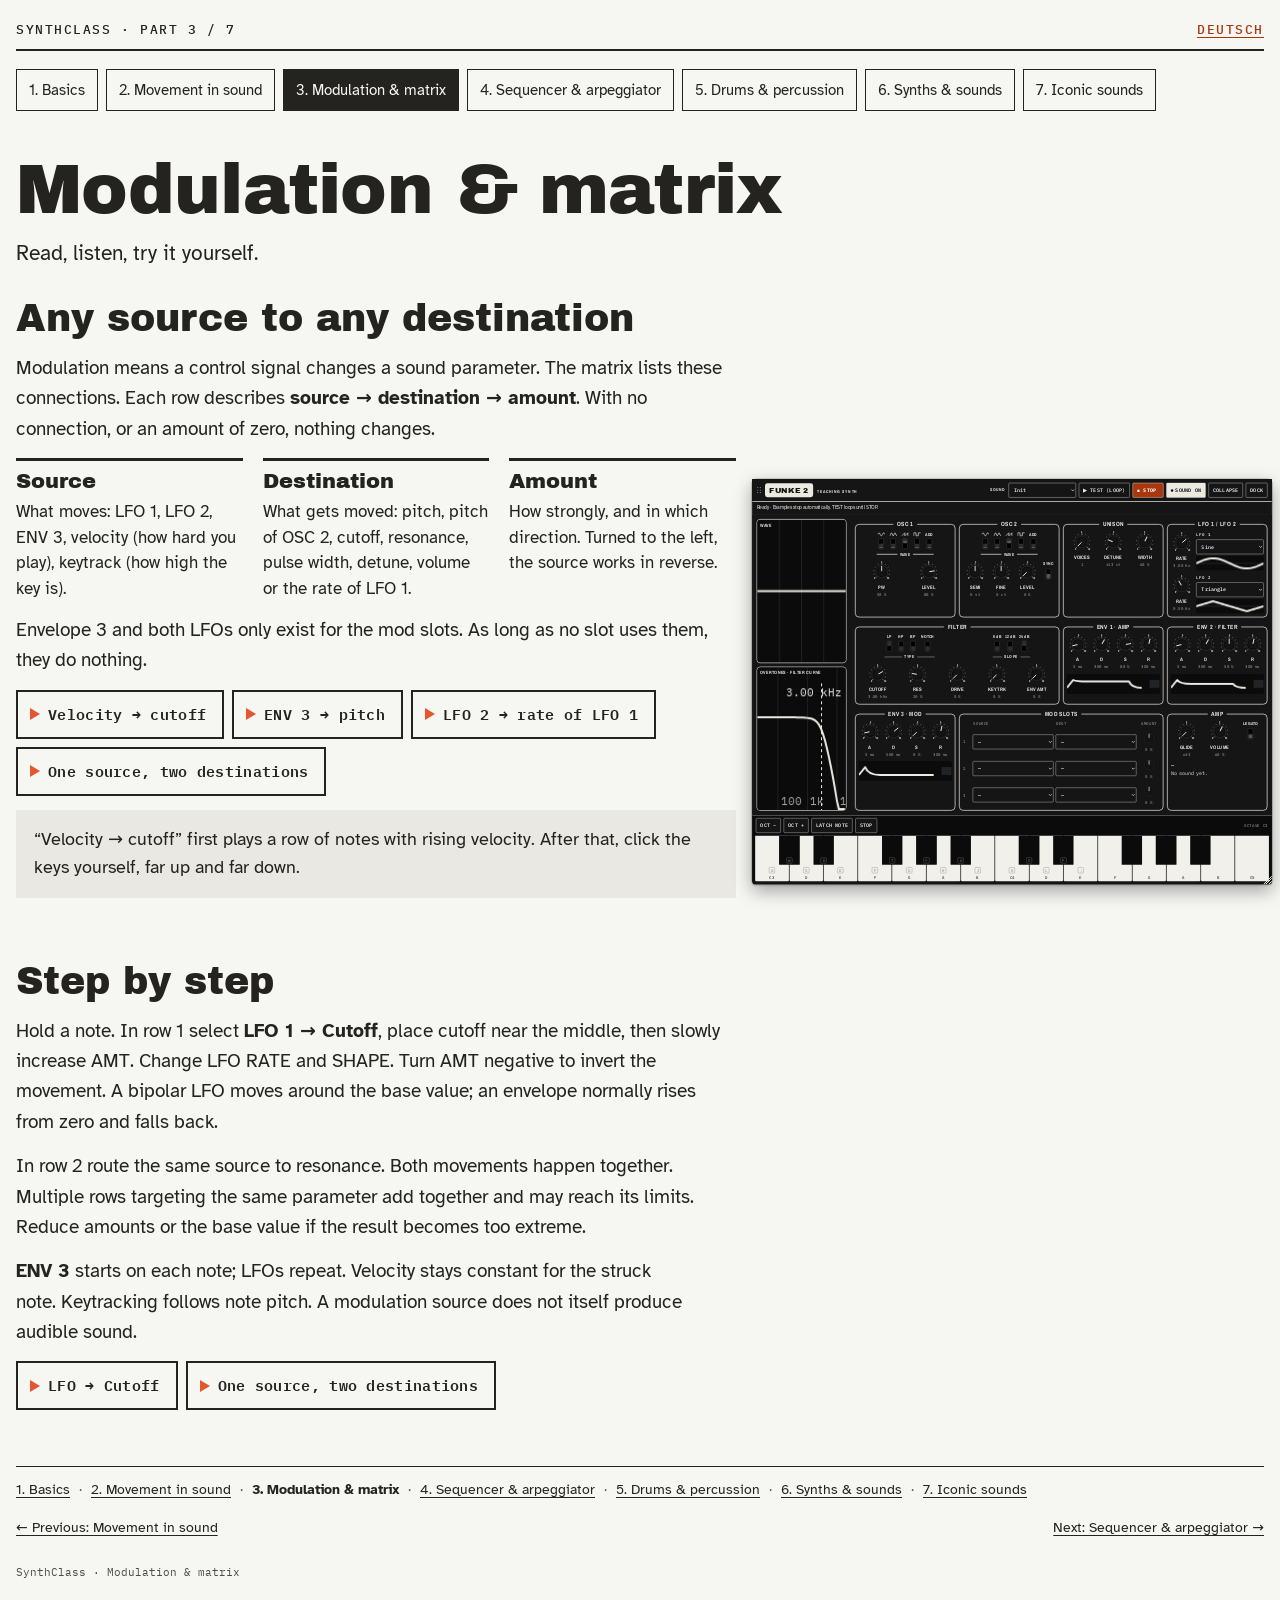
<file: modulation.html>
<!doctype html>
<html lang="en">
<head>
<meta charset="utf-8">
<meta name="viewport" content="width=device-width, initial-scale=1, viewport-fit=cover">
<title>SynthClass · 3. Modulation & matrix</title>
<link rel="stylesheet" href="https://fonts.googleapis.com/css2?family=Archivo+Black&family=Atkinson+Hyperlegible:ital,wght@0,400;0,700;1,400&family=IBM+Plex+Mono:wght@400;500;600&family=Archivo+Narrow:wght@600;700&display=swap">
<style>
/* Layout: Lehrtext links zum Lesen, spielbarer Synth rechts klebend daneben; mobil steht der Synth oben. */
:root{
  --paper:#F6F6F3; --ink:#24231F; --muted:#4D4B45; --surface:#E9E8E3; --rule:#24231F;
  --accent:#E4572E; --accent-ink:#A8360F; --blue:#1F4FBF;
  --note-dark-bg:#2C2D30; --note-dark-fg:#F1EFE9;
  --panel:#24262A; --panel-2:#2D2F34; --panel-line:#3A3C42; --panel-edge:#15161A;
  --panel-text:#F5F3EE; --panel-label:#DAD7CF; --panel-dim:#B0ACA3; --panel-accent:#FFA27A; --panel-print:#E6E1D3;
  --knob-face:#33353A; --knob-track:#4A4C53; --led-off:#4A4C53; --led-on:#FF6A3D;
  --scope-bg:#17181B; --scope-grid:#2C2E33; --scope-line:#FF7A50; --curve:#9DB4F0; --spec:#5A5D65;
  --key-white:#ECEAE3; --key-white-ink:#55534D; --key-black:#141416; --key-bed:#0E0F11; --key-down:#FF6A3D;
  --f-display:'Archivo Black','Arial Black',Impact,sans-serif;
  --f-body:'Atkinson Hyperlegible',system-ui,-apple-system,'Segoe UI',sans-serif;
  --f-mono:'IBM Plex Mono',ui-monospace,'SFMono-Regular',Menlo,Consolas,monospace;
}
@media (prefers-color-scheme: dark){
  :root:not([data-theme="light"]){
    --paper:#1B1C1F; --ink:#E7E5DF; --muted:#BAB6AD; --surface:#26272B; --rule:#E7E5DF;
    --accent:#F0703F; --accent-ink:#FF9B70; --blue:#9DB4F0; --panel-edge:#45474D;
    --note-dark-bg:#33353A; --note-dark-fg:#F1EFE9; color-scheme:dark;
  }
}
:root[data-theme="dark"]{
  --paper:#1B1C1F; --ink:#E7E5DF; --muted:#BAB6AD; --surface:#26272B; --rule:#E7E5DF;
  --accent:#F0703F; --accent-ink:#FF9B70; --blue:#9DB4F0; --panel-edge:#45474D;
  --note-dark-bg:#33353A; --note-dark-fg:#F1EFE9; color-scheme:dark;
}
*{box-sizing:border-box}
body{background:var(--paper);color:var(--ink);font-family:var(--f-body);font-size:19px;line-height:1.6;
  padding-left:max(16px,env(safe-area-inset-left,0px));padding-right:max(16px,env(safe-area-inset-right,0px));padding-block:0 56px}
.page{max-width:1380px;margin:0 auto}
.top{display:flex;justify-content:space-between;align-items:baseline;gap:8px 16px;flex-wrap:wrap;border-bottom:2px solid var(--rule);padding:20px 0 8px;font-family:var(--f-mono);font-size:13px;letter-spacing:.12em;font-weight:500;text-transform:uppercase}
.hero{padding:28px 0 28px;display:flex;flex-direction:column;gap:14px;max-width:780px}
h1{font-family:var(--f-display);font-weight:400;font-size:clamp(38px,6.2vw,70px);line-height:.95;letter-spacing:-.01em;margin:0;text-wrap:balance}
.lead{font-size:21px;max-width:680px;margin:0}
.layout{display:grid;grid-template-columns:minmax(0,1fr);gap:40px}
.synth-col{order:-1;min-width:0}
@media (min-width:1100px){
  body:not(.is-floating) .layout{grid-template-columns:minmax(0,1fr) 620px;align-items:start}
  body:not(.is-floating) .synth-col{order:0;position:sticky;top:calc(env(safe-area-inset-top,0px) + 16px);max-height:calc(100vh - 32px);overflow:auto}
}
body.is-floating .synth-col{display:none}
.synth.floating{position:fixed;z-index:30;width:1240px;transform-origin:0 0;transform:scale(var(--s,1));overflow:visible;box-shadow:0 18px 50px rgba(0,0,0,.35),0 2px 6px rgba(0,0,0,.25)}
.synth.floating .s-head{cursor:grab;position:sticky;top:0;z-index:2}
.synth.floating.dragging .s-head{cursor:grabbing}
.synth.dragging{user-select:none;-webkit-user-select:none}
.grip{display:none;width:14px;height:22px;flex-shrink:0;align-self:center;background-image:radial-gradient(circle,var(--panel-dim) 1.6px,transparent 1.8px);background-size:7px 7px}
.synth.floating .grip{display:block}
.synth.min .secs,.synth.min .kbd{display:none}
.rz{display:none;position:absolute;right:0;bottom:0;width:26px;height:26px;cursor:nwse-resize;touch-action:none;z-index:3;
  background:linear-gradient(135deg,transparent 0 52%,var(--panel-label) 52% 57%,transparent 57% 67%,var(--panel-label) 67% 72%,transparent 72% 82%,var(--panel-label) 82% 87%,transparent 87%)}
.synth.floating .rz{display:block}
.synth.min .s-head{border-bottom:0}
@media (max-width:899px){#dock{display:none}}
/* Breites Fenster: Bildschirme links, Sektionen 3 x 2, flache Tastatur */
@container synth (min-width:1000px){
  .s-main{display:grid;grid-template-columns:minmax(260px,300px) minmax(0,1fr)}
  .synth.min .s-main{display:block}
  .synth.min .s-main .screens{grid-template-columns:1fr 1fr;grid-template-rows:auto;border-right:0}
  .synth.min .s-main .screen{min-height:0}
  .synth.min .s-main .screen canvas{position:static;height:150px}
  .s-main .screens{grid-template-columns:1fr;grid-template-rows:1fr 1fr;border-right:1px solid var(--panel-line)}
  .s-main .screen{min-height:150px}
  .s-main .screen canvas{position:absolute;inset:0;height:100%}
  .s-main .secs{grid-template-columns:repeat(3,minmax(0,1fr));border-top:0}
  .ctl{width:60px}
  .knobs{gap:6px}
  .s-main .sec{padding:18px 10px 10px;gap:10px}
  .keys{height:104px}
  .kbar{padding:6px 10px}
}
.text{display:flex;flex-direction:column;gap:64px;min-width:0;max-width:720px}
.chapter{display:flex;flex-direction:column;gap:14px;scroll-margin-top:24px}
.kicker{font-family:var(--f-mono);font-size:13px;letter-spacing:.14em;font-weight:600;color:var(--accent-ink);text-transform:uppercase}
h2{font-family:var(--f-display);font-weight:400;font-size:38px;line-height:1.05;margin:0;text-wrap:balance}
h3{font-family:var(--f-display);font-weight:400;font-size:21px;line-height:1.15;margin:0}
p{margin:0;text-wrap:pretty}
b{font-weight:700}
.howto{background:var(--surface);padding:16px 18px;display:grid;grid-template-columns:repeat(auto-fit,minmax(180px,1fr));gap:14px 22px;font-size:17px;line-height:1.5}
.howto div{display:flex;flex-direction:column;gap:2px}
.howto .k{font-family:var(--f-mono);font-size:13px;font-weight:600;letter-spacing:.1em;color:var(--accent-ink)}
.tries{display:flex;flex-wrap:wrap;gap:8px}
.try{font-family:var(--f-mono);font-size:15px;font-weight:600;letter-spacing:.02em;padding:10px 16px 10px 12px;min-height:48px;border:2px solid var(--ink);background:var(--paper);color:var(--ink);cursor:pointer;display:inline-flex;align-items:center;gap:8px;border-radius:0}
.try::before{content:"";width:0;height:0;border-left:10px solid var(--accent);border-top:6px solid transparent;border-bottom:6px solid transparent}
.try:hover{background:var(--surface)}
.try.on{background:var(--ink);color:var(--paper)}
.try:focus-visible,.pbtn:focus-visible,.sw button:focus-visible,.key:focus-visible,select:focus-visible{outline:3px solid var(--accent);outline-offset:2px}
.defs{display:grid;grid-template-columns:repeat(auto-fit,minmax(210px,1fr));gap:20px}
.def{border-top:3px solid var(--ink);padding-top:8px;display:flex;flex-direction:column;gap:6px;font-size:17px;line-height:1.5;min-width:0}
.def .head{display:flex;justify-content:space-between;align-items:baseline;gap:8px}
.def .tag{font-family:var(--f-mono);font-size:12px;font-weight:600;color:var(--accent-ink);letter-spacing:.06em}
.def .use{color:var(--muted);font-size:16px}
.note{background:var(--surface);padding:16px 18px;font-size:18px;line-height:1.55}
.note.dark{background:var(--note-dark-bg);color:var(--note-dark-fg)}
.chain{display:flex;flex-wrap:wrap;align-items:stretch;gap:6px}
.chain .box{border:2px solid var(--ink);padding:8px 12px;display:flex;flex-direction:column;gap:2px;min-width:0;flex:1 1 120px}
.chain .box .t{font-family:var(--f-display);font-size:19px}
.chain .box .s{font-size:16px;color:var(--muted);line-height:1.4}
.chain .arr{align-self:center;font-family:var(--f-mono);font-weight:600}
.chain .box.helper{border-style:dashed;border-color:var(--accent)}
.chain .box.ear{background:var(--ink);color:var(--paper)}
.chain .box.ear .s{color:var(--paper);opacity:.8}
.tablewrap{overflow-x:auto}
table{border-collapse:collapse;width:100%;min-width:560px;font-size:17px;line-height:1.45}
th{font-family:var(--f-mono);font-size:12px;letter-spacing:.1em;text-align:left;padding:8px 10px 8px 0;border-bottom:2px solid var(--rule)}
td{padding:8px 10px 8px 0;border-bottom:1px solid var(--muted);vertical-align:top}
td:first-child{font-weight:700;white-space:nowrap}
.recipes{display:grid;grid-template-columns:repeat(auto-fit,minmax(190px,1fr));gap:12px}
.recipe{background:var(--surface);border-top:4px solid var(--ink);padding:12px 14px 14px;display:flex;flex-direction:column;gap:8px;font-size:16px;line-height:1.4}
.recipe .row{display:flex;gap:8px}
.recipe .row span:first-child{width:64px;flex-shrink:0;font-family:var(--f-mono);font-size:12px;font-weight:600;color:var(--accent-ink);padding-top:2px}
.recipe .try{margin-top:6px;align-self:flex-start}
footer.foot{margin-top:56px;border-top:1px solid var(--rule);padding-top:10px;font-family:var(--f-mono);font-size:13px;color:var(--muted);display:flex;justify-content:space-between;gap:8px 16px;flex-wrap:wrap}

/* --- Synth panel (Hardware, immer dunkel) --- */
.synth{background:var(--panel);color:var(--panel-text);border:1px solid var(--panel-edge);border-radius:10px;overflow:hidden;container-type:inline-size;container-name:synth}
.krow{display:flex;gap:10px;align-items:center}
.krow .mini{flex:1;min-width:90px;height:62px}
.s-head{display:flex;align-items:center;justify-content:space-between;gap:10px;padding:10px 12px;background:var(--panel-2);border-bottom:1px solid var(--panel-line);flex-wrap:wrap}
.brand{display:flex;align-items:baseline;gap:10px}
.brand .n{font-family:var(--f-display);font-size:21px;letter-spacing:.08em}
.brand .d{font-family:var(--f-mono);font-size:11px;letter-spacing:.16em;color:var(--panel-dim)}
.s-head .ctrls{display:flex;gap:8px;align-items:center;flex-wrap:wrap}
.pbtn{font-family:var(--f-mono);font-size:13px;font-weight:600;letter-spacing:.08em;background:var(--panel);color:var(--panel-text);border:1px solid var(--panel-line);padding:8px 12px;min-height:42px;cursor:pointer;border-radius:4px;display:inline-flex;align-items:center;gap:6px}
.pbtn:hover{border-color:var(--panel-dim)}
.pbtn[aria-pressed="true"]{background:var(--led-on);color:var(--key-black);border-color:var(--led-on)}
.pbtn.power{background:var(--led-on);color:var(--key-black);border-color:var(--led-on)}
.pbtn.power[aria-pressed="true"]{background:var(--panel);color:var(--panel-text);border-color:var(--panel-line)}
.pbtn .dot{width:7px;height:7px;border-radius:50%;background:currentColor}
.synth select{font-family:var(--f-mono);font-size:13px;font-weight:600;letter-spacing:.06em;background:var(--panel);color:var(--panel-text);border:1px solid var(--panel-line);border-radius:4px;min-height:42px;padding:0 10px}
.screens{display:grid;grid-template-columns:1fr 1fr;gap:1px;background:var(--panel-line)}
@media (max-width:480px){.screens{grid-template-columns:1fr}}
.screen{background:var(--scope-bg);position:relative;min-width:0}
.screen canvas{display:block;width:100%;height:140px}
.screen .lbl{position:absolute;left:8px;top:6px;font-family:var(--f-mono);font-size:11px;letter-spacing:.14em;color:var(--panel-dim);pointer-events:none}
.secs{display:grid;grid-template-columns:repeat(auto-fit,minmax(280px,1fr));gap:22px 10px;padding:22px 12px 12px;background:var(--panel);border-top:1px solid var(--panel-line)}
.sec{border:1.5px solid var(--panel-print);border-radius:6px;padding:18px 12px 12px;display:flex;flex-direction:column;gap:12px;min-width:0}
.sec-name{align-self:flex-start;margin-top:-30px;background:var(--panel-print);color:var(--panel);font-family:var(--f-mono);font-weight:700;font-size:12px;line-height:1.3;letter-spacing:.14em;padding:3px 9px;border-radius:3px}
.swrow{display:flex;gap:6px 14px;flex-wrap:wrap;align-items:flex-start}
.swgrp{display:flex;flex-direction:column;gap:2px;border-radius:4px}
.swgrp .cap{font-family:var(--f-mono);font-size:10px;letter-spacing:.14em;color:var(--panel-dim);padding-left:4px}
.swgrp.hi{box-shadow:0 0 0 2px var(--led-on)}
.sw{display:flex;flex-wrap:wrap;gap:2px}
.sw button{background:none;border:0;padding:6px 6px 6px 5px;display:flex;flex-direction:row;align-items:center;gap:5px;cursor:pointer;color:var(--panel-label);font-family:var(--f-mono);font-size:12px;min-height:34px;border-radius:3px;white-space:nowrap}
.sw button:hover{background:var(--panel-2)}
.sw button .led{flex-shrink:0;width:9px;height:9px;border-radius:50%;background:var(--led-off)}
.sw button[aria-checked="true"]{color:var(--panel-text)}
.sw button[aria-checked="true"] .led{background:var(--led-on);box-shadow:0 0 6px var(--led-on)}
.knobs{display:flex;flex-wrap:wrap;gap:8px 8px}
.ctl{display:flex;flex-direction:column;align-items:center;gap:2px;width:64px}
.knob{width:54px;height:54px;touch-action:none;cursor:ns-resize;border-radius:50%;display:block}
.knob:focus-visible{outline:2px solid var(--led-on);outline-offset:2px}
.ctl .l{font-family:var(--f-mono);font-size:12px;letter-spacing:.06em;color:var(--panel-label);margin-top:4px}
.ctl .v{font-family:var(--f-mono);font-size:11px;color:var(--panel-dim);font-variant-numeric:tabular-nums;white-space:nowrap}
.ctl.hi .l{color:var(--led-on)}
.ctl.hi .knob{box-shadow:0 0 0 3px var(--led-on)}
.mini{display:block;width:100%;height:56px;background:var(--scope-bg);border-radius:3px}
.readout{font-family:var(--f-mono);font-size:14px;line-height:1.5;color:var(--panel-label);font-variant-numeric:tabular-nums}
.readout b{color:var(--panel-text);font-weight:600}
.kbd{background:var(--key-bed);border-top:1px solid var(--panel-line)}
.kbar{display:flex;align-items:center;gap:8px;flex-wrap:wrap;padding:8px 10px}
.kbar .hint{font-family:var(--f-mono);font-size:12px;color:var(--panel-dim);letter-spacing:.06em;margin-left:auto}
.keys{position:relative;height:130px;margin:0 8px 8px;display:flex;gap:2px;touch-action:none;user-select:none;-webkit-user-select:none}
.key{border:0;padding:0;cursor:pointer;font-family:var(--f-mono);font-size:12px;display:flex;flex-direction:column;align-items:center;justify-content:flex-end;gap:5px}
.key .kc{font-size:10px;line-height:15px;min-width:17px;padding:0 3px;border:1px solid currentColor;border-radius:3px;opacity:.7;text-align:center}
.key .nn{font-weight:600;line-height:1}
.key.w{flex:1;background:var(--key-white);color:var(--key-white-ink);border-radius:0 0 3px 3px;padding-bottom:6px;min-width:0}
.key.b{position:absolute;top:0;height:64%;background:var(--key-black);color:var(--panel-dim);border-radius:0 0 2px 2px;padding-bottom:4px;z-index:1}
.key.down{background:var(--key-down);color:var(--key-black)}
.toplinks{display:flex;gap:8px 20px;flex-wrap:wrap}
.top a{color:var(--accent-ink);text-decoration:underline;text-underline-offset:3px}
.navlink{font-family:var(--f-mono);font-size:14px;font-weight:600;color:var(--accent-ink)}
.toast{position:fixed;left:max(16px,env(safe-area-inset-left,0px));right:max(16px,env(safe-area-inset-right,0px));bottom:calc(16px + env(safe-area-inset-bottom,0px));z-index:20;background:var(--panel);color:var(--panel-text);border:1px solid var(--panel-line);padding:10px 12px;display:flex;align-items:center;gap:12px;justify-content:space-between;font-size:17px;max-width:620px;margin:0 auto}
@media (prefers-reduced-motion: reduce){*{scroll-behavior:auto!important}}
/* --- Siebdruck-Look: schwarze Platte, weißer Aufdruck, schwarze Knöpfe --- */
:root{
  --panel:#111214; --panel-2:#111214; --panel-line:#2A2B2F; --panel-edge:#000000;
  --panel-print:#ECE9E1; --panel-label:#ECE9E1; --panel-text:#ECE9E1; --panel-dim:#A9A69E; --panel-accent:#ECE9E1;
  --knob-face:#0B0B0C; --knob-skirt:#26272B; --knob-track:#34363B; --knob-arc:#ECE9E1;
  --led-off:#3A2A24; --scope-bg:#0B0B0C; --scope-grid:#222327;
  --key-white:#F2F0EA; --key-black:#0B0B0C; --key-bed:#0B0B0C;
}
.synth{background:var(--panel)}
.s-head{background:var(--panel);border-bottom:1.5px solid var(--panel-print)}
.brand .n{color:var(--panel-print);letter-spacing:.14em}
.secs,.s-main .secs{background:var(--panel)}
.sec-name{background:var(--panel);color:var(--panel-print);padding:2px 8px;margin-left:-4px}
.sub-name{color:var(--panel-print)}
.screens{gap:10px;padding:12px;background:var(--panel)}
.s-main .screens{border-right:0}
.screen{border:1.5px solid var(--panel-print);border-radius:4px;overflow:hidden}
.pbtn,.sw button,.tog,.synth select,.psel{background:var(--panel);border:1.5px solid var(--panel-print);color:var(--panel-print);box-shadow:none;border-radius:3px}
.pbtn:hover,.sw button:hover,.tog:hover{background:var(--panel-line)}
.sw{gap:6px}
.sw button{color:var(--panel-dim)}
.sw button[aria-checked="true"],.tog[aria-pressed="true"]{color:var(--panel-print)}
.pbtn[aria-pressed="true"]{background:var(--panel-print);color:var(--panel);border-color:var(--panel-print)}
.pbtn.power{background:var(--led-on);color:var(--key-black);border-color:var(--led-on)}
.pbtn.power[aria-pressed="true"]{background:var(--panel);color:var(--panel-print);border-color:var(--panel-print)}
.ctl .l{color:var(--panel-print)}
.kbd{background:var(--key-bed);border-top:1.5px solid var(--panel-print)}
.key.w{background:var(--key-white)}
.key.down,.key.w.down,.key.b.down{background:var(--key-down);color:var(--key-black)}

/* --- Frontplatten-Look: Siebdruck, Skalen, Schiebeschalter --- */
:root{--led-on:#ECE9E1;--key-down:#A8A49B;--scope-line:#ECE9E1;--curve:#ECE9E1;--spec:#3A3B40;--f-narrow:'Archivo Narrow','Arial Narrow',sans-serif;--panel:#151516;--panel-2:#151516;--knob-face:#141415;--knob-skirt:#0C0C0D;--knob-knurl:#5A5B60;--slot:#000000;--slot-edge:#55565B;--thumb-a:#2E2F33;--thumb-b:#55565B}
.synth{background:var(--panel)}
.sec{border:2px solid var(--panel-print);border-radius:12px;padding:20px 12px 12px}
.s-main .sec{padding:20px 10px 10px}
.secs{gap:26px 10px;padding:26px 12px 12px}
.sec-name{align-self:center;margin-top:-33px;margin-left:0;padding:0 10px;background:var(--panel);color:var(--panel-print);font-family:var(--f-narrow);font-weight:700;font-size:17px;letter-spacing:.06em;line-height:1.3;border-radius:0}
.sec-head{justify-content:center;margin-top:-33px}
.sub-name{font-family:var(--f-narrow);font-weight:700;font-size:13px;letter-spacing:.06em}
.brand .n{background:var(--panel-print);color:var(--panel);padding:3px 12px 2px;border-radius:7px;font-size:22px;letter-spacing:.04em}
.brand .d{font-family:var(--f-narrow);font-weight:700;font-size:12px;color:var(--panel-print)}
.s-head{border-bottom:2px solid var(--panel-print)}
.knobs{gap:6px 4px;justify-content:space-around}
.ctl{width:64px}
.knob{width:60px;height:60px;overflow:visible;border-radius:50%}
.knob .num{font-family:var(--f-narrow);font-weight:700;font-size:7.6px;fill:var(--panel-print)}
.knob .hl{opacity:0}
.ctl.hi .knob{box-shadow:none}
.ctl.hi .knob .hl{opacity:1}
.ctl.hi .l{background:var(--panel-print);color:var(--panel);padding:0 5px;border-radius:2px}
.ctl .l{font-family:var(--f-narrow);font-weight:700;font-size:14px;letter-spacing:.04em;margin-top:0;color:var(--panel-print)}
.ctl .v{font-size:11px}
.swrow{gap:8px 18px;justify-content:space-around}
.swgrp{flex-direction:column-reverse;align-items:stretch;gap:4px}
.swgrp .cap{display:flex;align-items:center;gap:6px;font-family:var(--f-narrow);font-weight:700;font-size:12px;letter-spacing:.08em;color:var(--panel-print);padding:0}
.swgrp .cap::before,.swgrp .cap::after{content:"";flex:1;height:1.5px;background:var(--panel-print);min-width:6px}
.swgrp.hi{box-shadow:none}
.swgrp.hi .slot{border-color:var(--led-on);box-shadow:0 0 0 2px var(--led-on)}
.sw{gap:8px;justify-content:center;flex-wrap:wrap}
.sw button,.tog{background:none!important;border:0!important;box-shadow:none!important;transform:none!important;padding:2px!important;min-height:0;min-width:26px;display:flex;flex-direction:column;align-items:center;gap:5px;color:var(--panel-print);cursor:pointer}
.sw button .sl,.tog .sl{font-family:var(--f-narrow);font-weight:700;font-size:12px;letter-spacing:.03em;line-height:13px;white-space:nowrap}
.glyph{width:22px;height:13px;display:block}
.slot{display:block;position:relative;width:15px;height:30px;background:var(--slot);border:1px solid var(--slot-edge);border-radius:3px}
.thumb{position:absolute;left:1px;right:1px;bottom:1px;height:13px;border-radius:2px;background:repeating-linear-gradient(0deg,var(--thumb-a) 0 2px,var(--thumb-b) 2px 3px)}
[aria-checked="true"] .thumb,[aria-pressed="true"] .thumb{bottom:15px}
.sw button:hover .slot,.tog:hover .slot{border-color:var(--panel-print)}
.sw button:focus-visible .slot,.tog:focus-visible .slot{outline:2px solid var(--led-on);outline-offset:2px}
.tog.hi .slot{border-color:var(--led-on);box-shadow:0 0 0 2px var(--led-on)}
.screen{border:2px solid var(--panel-print);border-radius:10px}
.screen .lbl{font-family:var(--f-narrow);font-weight:700;font-size:13px;color:var(--panel-print);letter-spacing:.06em}


/* --- Seite 2 --- */
.top a{color:var(--accent-ink);text-decoration:underline;text-underline-offset:3px}
.navlink{font-family:var(--f-mono);font-size:14px;font-weight:600;color:var(--accent-ink)}
.synth.floating{width:1480px}
.sec.span2{grid-column:span 1}
.sec-head{display:flex;justify-content:center;align-items:center;gap:8px;margin-top:-33px}
.sec-head .sec-name{margin-top:0}
.sub-name{font-family:var(--f-mono);font-weight:600;font-size:11px;letter-spacing:.14em;color:var(--panel-accent)}
.tog{background:var(--panel);border:1px solid var(--panel-line);border-radius:3px;color:var(--panel-label);font-family:var(--f-mono);font-size:11px;font-weight:600;letter-spacing:.08em;padding:4px 8px 4px 6px;min-height:30px;display:inline-flex;align-items:center;gap:6px;cursor:pointer}
.tog .led{width:9px;height:9px;border-radius:50%;background:var(--led-off)}
.tog[aria-pressed="true"]{color:var(--panel-text)}
.tog[aria-pressed="true"] .led{background:var(--led-on);box-shadow:0 0 6px var(--led-on)}
.tog.hi{box-shadow:0 0 0 2px var(--led-on)}
.psel{font-family:var(--f-mono);font-size:12px;font-weight:600;background:var(--panel-2);color:var(--panel-text);border:1px solid var(--panel-line);border-radius:4px;min-height:34px;padding:0 6px;max-width:100%}
.selw{display:flex;flex-direction:column;gap:2px;min-width:0}
.selw .cap{font-family:var(--f-mono);font-size:10px;letter-spacing:.14em;color:var(--panel-dim)}
.selw.hi .psel{box-shadow:0 0 0 2px var(--led-on)}
.lforow{display:grid;grid-template-columns:auto minmax(0,1fr);gap:4px 10px;align-items:center}
.lforow .side{display:flex;flex-direction:column;gap:6px;min-width:0}
.lforow .mini{height:40px}
.mrow{display:grid;grid-template-columns:22px minmax(0,1fr) minmax(0,1fr) 60px;gap:8px;align-items:center}
.mrow .nr{font-family:var(--f-mono);font-size:12px;color:var(--panel-dim)}
.mrow .ctl{width:60px}
.mrow .ctl .l{display:none}
.mhead{display:grid;grid-template-columns:22px minmax(0,1fr) minmax(0,1fr) 60px;gap:8px;font-family:var(--f-mono);font-size:10px;letter-spacing:.14em;color:var(--panel-dim)}
.mhead span:last-child{text-align:center}
@container synth (min-width:1000px){
  .sec.span2{grid-column:span 2}
}
@container synth (min-width:1150px){
  .s-main .secs{grid-template-columns:repeat(4,minmax(0,1fr))}
  .s-main{grid-template-columns:minmax(240px,280px) minmax(0,1fr)}
  .ctl{width:62px}
  .s-main .sec{padding:20px 9px 10px}
  .sw button{padding:6px 4px}
  .mrow .knob{width:46px;height:46px}
  .mrow .knob .num,.mrow .knob .tick{display:none}
  .mrow{gap:6px}
}
/* Obertöne-Editor */
.harm{background:var(--panel);color:var(--panel-text);border-radius:8px;padding:14px;display:flex;flex-direction:column;gap:12px}
.harm .row{display:grid;grid-template-columns:minmax(0,3fr) minmax(0,2fr);gap:12px}
@media (max-width:600px){.harm .row{grid-template-columns:1fr}}
.harm canvas{display:block;width:100%;height:190px;background:var(--scope-bg);border-radius:4px;touch-action:none}
.harm canvas.bars{cursor:ns-resize}
.harm .lbl{font-family:var(--f-mono);font-size:11px;letter-spacing:.12em;color:var(--panel-dim)}
.harm .cell{display:flex;flex-direction:column;gap:6px;min-width:0}
.harm .hint{font-size:15px;color:var(--panel-label);line-height:1.45}
</style>
<style>:root{padding-top:env(safe-area-inset-top,0px);padding-bottom:env(safe-area-inset-bottom,0px)}body{margin:0}[hidden]{display:none!important}img{max-width:100%}</style>
<link rel="stylesheet" href="course.css?v=429349cc2f">
</head>
<body data-course="3">
<div class="page">
  <div class="top"><div>SynthClass · Part 3 / 7</div><a href="de/modulation.html" hreflang="de">Deutsch</a></div><nav aria-label="Course pages" class="course-nav"><a href="index.html">1. Basics</a><a href="advanced.html">2. Movement in sound</a><a href="modulation.html" aria-current="page">3. Modulation & matrix</a><a href="sequencer.html">4. Sequencer & arpeggiator</a><a href="drums.html">5. Drums & percussion</a><a href="sounds.html">6. Synths & sounds</a><a href="iconic.html">7. Iconic sounds</a></nav><header class="hero"><h1>Modulation & matrix</h1><p class="lead">Read, listen, try it yourself.</p></header>

  <div class="layout">
    <main class="text"><section class="chapter" id="mod">

        <h2>Any source to any destination</h2>
        <p>Modulation means a control signal changes a sound parameter. The matrix lists these connections. Each row describes <b>source → destination → amount</b>. With no connection, or an amount of zero, nothing changes.</p>
        <div class="defs">
          <div class="def"><div class="head"><h3>Source</h3></div><p>What moves: LFO 1, LFO 2, ENV 3, velocity (how hard you play), keytrack (how high the key is).</p></div>
          <div class="def"><div class="head"><h3>Destination</h3></div><p>What gets moved: pitch, pitch of OSC 2, cutoff, resonance, pulse width, detune, volume or the rate of LFO 1.</p></div>
          <div class="def"><div class="head"><h3>Amount</h3></div><p>How strongly, and in which direction. Turned to the left, the source works in reverse.</p></div>
        </div>
        <p>Envelope 3 and both LFOs only exist for the mod slots. As long as no slot uses them, they do nothing.</p>
        <div class="tries">
          <button class="try" data-lesson="m_vel">Velocity → cutoff</button>
          <button class="try" data-lesson="m_drop">ENV 3 → pitch</button>
          <button class="try" data-lesson="m_lfolfo">LFO 2 → rate of LFO 1</button>
          <button class="try" data-lesson="m_two">One source, two destinations</button>
        </div>
        <p class="note">“Velocity → cutoff” first plays a row of notes with rising velocity. After that, click the keys yourself, far up and far down.</p>
        </section><section class="chapter" id="practice"><h2>Step by step</h2><p>Hold a note. In row 1 select <b>LFO 1 → Cutoff</b>, place cutoff near the middle, then slowly increase AMT. Change LFO RATE and SHAPE. Turn AMT negative to invert the movement. A bipolar LFO moves around the base value; an envelope normally rises from zero and falls back.</p><p>In row 2 route the same source to resonance. Both movements happen together. Multiple rows targeting the same parameter add together and may reach its limits. Reduce amounts or the base value if the result becomes too extreme.</p><p><b>ENV 3</b> starts on each note; LFOs repeat. Velocity stays constant for the struck note. Keytracking follows note pitch. A modulation source does not itself produce audible sound.</p><div class="tries"><button class="try" data-lesson="course_wob">LFO → Cutoff</button><button class="try" data-lesson="m_two">One source, two destinations</button></div></section></main>

    <aside class="synth-col" aria-label="Playable synthesizer FUNKE 2">
      <div class="synth" id="synth">
        <div class="s-head">
          <div class="brand"><span class="grip" aria-hidden="true" title="Drag to move"></span><span class="n">FUNKE 2</span><span class="d">TEACHING SYNTH</span></div>
          <div class="ctrls">
            <label for="preset" class="brand"><span class="d">SOUND</span></label>
            <select id="preset"><option value="init">Init</option><option value="m_vel">Velocity → Cutoff</option><option value="m_drop">ENV → Pitch</option><option value="m_two">2 destinations</option></select>
            <button class="pbtn" id="previewTest" aria-pressed="false">▶ TEST (LOOP)</button><button class="pbtn preview-stop" id="previewStop">■ STOP</button><button class="pbtn power" id="power" aria-pressed="false"><span class="dot"></span><span id="powerLbl">SOUND ON</span></button>
            <button class="pbtn" id="minimize" aria-expanded="true" aria-controls="synth">COLLAPSE</button>
            <button class="pbtn" id="dock">DOCK</button>
          </div>
        </div>
        <p class="playback-status" id="playbackStatus" role="status">Ready · Examples stop automatically. TEST loops until STOP.</p><div class="s-main">
          <div class="screens">
            <div class="screen"><canvas id="scope" aria-label="Oscilloscope"></canvas><span class="lbl">WAVE</span></div>
            <div class="screen"><canvas id="spec" aria-label="Overtones and filter curve"></canvas><span class="lbl">OVERTONES · <span style="color:var(--curve)">FILTER CURVE</span></span></div>
          </div>
          <div class="secs" id="secs"></div>
        </div>
        <div class="kbd">
          <div class="kbar">
            <button class="pbtn" id="octDown" aria-label="Octave down">OCT −</button>
            <button class="pbtn" id="octUp" aria-label="Octave up">OCT +</button>
            <button class="pbtn" id="hold" aria-pressed="false" title="Latch manually played notes until clicked again.">LATCH NOTE</button>
            <button class="pbtn" id="stop">STOP</button>
            <span class="hint" id="octLbl">OCTAVE C3</span>
          </div>
          <div class="keys" id="keys"></div>
        </div>
        <div class="rz" id="rz" title="Drag to scale (double-click: default size)"></div>
      </div>
    </aside>
  </div>

  <footer class="foot course-footer"><nav class="course-bottom" aria-label="Course navigation at the end of the page"><div class="course-bottom-links"><a href="index.html">1. Basics</a> <span aria-hidden="true">·</span> <a href="advanced.html">2. Movement in sound</a> <span aria-hidden="true">·</span> <a href="modulation.html" aria-current="page">3. Modulation & matrix</a> <span aria-hidden="true">·</span> <a href="sequencer.html">4. Sequencer & arpeggiator</a> <span aria-hidden="true">·</span> <a href="drums.html">5. Drums & percussion</a> <span aria-hidden="true">·</span> <a href="sounds.html">6. Synths & sounds</a> <span aria-hidden="true">·</span> <a href="iconic.html">7. Iconic sounds</a></div><div class="course-bottom-adjacent"><a rel="prev" href="advanced.html">← Previous: Movement in sound</a><a rel="next" href="sequencer.html">Next: Sequencer & arpeggiator →</a></div></nav><small>SynthClass · Modulation & matrix</small></footer>
</div>

<div class="toast" id="toast" hidden><span id="toastText">Playing. The controls in the synth are marked.</span><button class="pbtn" id="toastGo">TO THE SYNTH</button></div>

<script>
(function(){
'use strict';
const $=s=>document.querySelector(s);
const pct=v=>Math.round(v*100)+' %';
const bip=v=>(v>0?'+':'')+Math.round(v*100)+' %';
const hz=v=>v<1000?(v<10?v.toFixed(2):v<100?v.toFixed(1):Math.round(v))+' Hz':(v/1000).toFixed(v<10000?2:1)+' kHz';
const sec=v=>v<1?Math.round(v*1000)+' ms':v.toFixed(2)+' s';

// ---------- Parameter ----------
const PARAMS={
  pw:{label:'PW',aria:'Pulse width OSC 1 and 2',min:.05,max:.95,def:.5,fmt:pct},
  l1:{label:'LEVEL',aria:'Level OSC 1',min:0,max:1,def:.8,fmt:pct},
  semi2:{label:'SEMI',aria:'OSC 2 semitones',min:-24,max:24,step:1,def:0,fmt:v=>(v>0?'+':'')+v+' st'},
  fine2:{label:'FINE',aria:'OSC 2 fine tune',min:-50,max:50,step:1,def:0,fmt:v=>(v>0?'+':'')+v+' ct'},
  l2:{label:'LEVEL',aria:'Level OSC 2',min:0,max:1,def:0,fmt:pct},
  voices:{label:'VOICES',aria:'Unison voices',min:1,max:7,step:1,def:1,fmt:v=>String(v)},
  detune:{label:'DETUNE',aria:'Unison detune',min:0,max:1,def:.25,fmt:v=>'±'+Math.round(v*50)+' ct'},
  width:{label:'WIDTH',aria:'Unison stereo width',min:0,max:1,def:.6,fmt:pct},
  cutoff:{label:'CUTOFF',aria:'Filter Cutoff',min:30,max:18000,exp:1,def:3000,fmt:hz},
  res:{label:'RES',aria:'Filter resonance',min:0,max:1,def:.2,fmt:pct},
  drive:{label:'DRIVE',aria:'Filter Drive',min:0,max:1,def:0,fmt:pct},
  keytrk:{label:'KEYTRK',aria:'Filter Keytracking',min:0,max:1,def:0,fmt:pct},
  envAmt:{label:'ENV AMT',aria:'Filter envelope amount',min:0,max:1,def:0,fmt:pct},
  e1a:{label:'A',aria:'Amp envelope attack',min:.002,max:4,exp:1,def:.005,fmt:sec},
  e1d:{label:'D',aria:'Amp envelope decay',min:.005,max:4,exp:1,def:.3,fmt:sec},
  e1s:{label:'S',aria:'Amp envelope sustain',min:0,max:1,def:.8,fmt:pct},
  e1r:{label:'R',aria:'Amp envelope release',min:.01,max:5,exp:1,def:.3,fmt:sec},
  e2a:{label:'A',aria:'Filter envelope attack',min:.002,max:4,exp:1,def:.005,fmt:sec},
  e2d:{label:'D',aria:'Filter envelope decay',min:.005,max:4,exp:1,def:.3,fmt:sec},
  e2s:{label:'S',aria:'Filter envelope sustain',min:0,max:1,def:.5,fmt:pct},
  e2r:{label:'R',aria:'Filter envelope release',min:.01,max:5,exp:1,def:.3,fmt:sec},
  e3a:{label:'A',aria:'Envelope 3 attack',min:.002,max:4,exp:1,def:.005,fmt:sec},
  e3d:{label:'D',aria:'Envelope 3 decay',min:.005,max:4,exp:1,def:.5,fmt:sec},
  e3s:{label:'S',aria:'Envelope 3 sustain',min:0,max:1,def:0,fmt:pct},
  e3r:{label:'R',aria:'Envelope 3 release',min:.01,max:5,exp:1,def:.3,fmt:sec},
  lfo1r:{label:'RATE',aria:'LFO 1 rate',min:.05,max:20,exp:1,def:3,fmt:hz},
  lfo2r:{label:'RATE',aria:'LFO 2 rate',min:.05,max:20,exp:1,def:.5,fmt:hz},
  m1a:{label:'AMT',aria:'Mod slot 1 amount',min:-1,max:1,def:0,bip:1,fmt:bip},
  m2a:{label:'AMT',aria:'Mod slot 2 amount',min:-1,max:1,def:0,bip:1,fmt:bip},
  m3a:{label:'AMT',aria:'Mod slot 3 amount',min:-1,max:1,def:0,bip:1,fmt:bip},
  glide:{label:'GLIDE',aria:'Glide time',min:0,max:1,def:0,fmt:v=>v<.001?'off':sec(v)},
  vol:{label:'VOLUME',aria:'Volume',min:0,max:1,def:.6,fmt:pct}
};
const WAVES=[['sin','SIN'],['tri','TRI'],['saw','SAW'],['sqr','SQR'],['add','ADD']];
const SWITCHES={
  w1:{cap:'WAVE',opts:WAVES,def:'saw'},
  w2:{cap:'WAVE',opts:WAVES,def:'saw'},
  mode:{cap:'TYPE',opts:[['lp','LP'],['hp','HP'],['bp','BP'],['notch','NOTCH']],def:'lp'},
  slope:{cap:'SLOPE',opts:[['6','6 dB'],['12','12 dB'],['24','24 dB']],def:'24'}
};
const TOGGLES={sync:{label:'SYNC',def:false},legato:{label:'LEGATO',def:false}};
const LSHAPES=[['sin','Sine'],['tri','Triangle'],['saw','Sawtooth'],['sqr','Square'],['sh','Random (S&H)']];
const SRCS=[['none','—'],['lfo1','LFO 1'],['lfo2','LFO 2'],['env3','ENV 3'],['vel','Velocity'],['kt','Keytrack']];
const DSTS=[['none','—'],['pitch','Pitch'],['p2','OSC 2 pitch'],['cut','Cutoff'],['res','Resonance'],['pw','Pulse width'],['det','Detune'],['vol','Volume'],['lfo1r','LFO 1 rate']];
const SELECTS={
  lfo1s:{cap:'SHAPE',opts:LSHAPES,def:'sin'},lfo2s:{cap:'SHAPE',opts:LSHAPES,def:'tri'},
  m1s:{cap:'SOURCE',opts:SRCS,def:'none'},m1d:{cap:'DEST',opts:DSTS,def:'none'},
  m2s:{cap:'SOURCE',opts:SRCS,def:'none'},m2d:{cap:'DEST',opts:DSTS,def:'none'},
  m3s:{cap:'SOURCE',opts:SRCS,def:'none'},m3d:{cap:'DEST',opts:DSTS,def:'none'}
};
const INIT={};
for(const k in PARAMS)INIT[k]=PARAMS[k].def;
for(const k in SWITCHES)INIT[k]=SWITCHES[k].def;
for(const k in TOGGLES)INIT[k]=TOGGLES[k].def;
for(const k in SELECTS)INIT[k]=SELECTS[k].def;
const P=Object.assign({},INIT);

// Obertöne
const H=16;
const HARM={
  saw:Array.from({length:H},(_,i)=>1/(i+1)),
  sine:Array.from({length:H},(_,i)=>i===0?1:0),
  sqr:Array.from({length:H},(_,i)=>(i%2===0)?1/(i+1):0),
  tri:Array.from({length:H},(_,i)=>(i%2===0)?((i/2)%2===0?1:-1)/((i+1)*(i+1)):0),
  organ:Array.from({length:H},(_,i)=>({0:1,1:.8,2:.6,3:.5,5:.4,7:.35,11:.25,15:.2})[i]||0),
  clear:Array.from({length:H},(_,i)=>i===0?1:0)
};
let harm=HARM.saw.slice();

const LESSONS={
  course_wob:{p:{cutoff:600,res:.5,lfo1r:1,m1s:'lfo1',m1d:'cut',m1a:.45},hi:['lfo1r','m1a'],play:{hold:45}},
  init:{"p":{"w1":"saw","l2":0,"voices":1,"cutoff":18000,"res":0,"envAmt":0,"drive":0,"keytrk":0,"e1a":0.002,"e1d":0.3,"e1s":1,"e1r":0.03},"hi":[],"play":{"hold":45}},
  m_vel:{p:{w1:'saw',cutoff:250,res:.35,m1s:'vel',m1d:'cut',m1a:.7,e1r:.2},hi:['m1s','m1d','m1a'],play:{seq:[[45,.1],[45,.35],[45,.6],[45,.85],[45,1]],step:.45,gate:.3}},
  m_drop:{p:{w1:'saw',w2:'sqr',l2:.5,semi2:-12,cutoff:2500,e3a:.002,e3d:.18,e3s:0,e3r:.1,m1s:'env3',m1d:'pitch',m1a:.5},hi:['m1s','m1d','m1a','e3d'],play:{seq:[45,45,52,45],step:.5,gate:.3,loops:2}},
  m_lfolfo:{p:{w1:'saw',cutoff:500,res:.6,lfo1s:'sin',lfo1r:2,lfo2s:'tri',lfo2r:.12,m1s:'lfo1',m1d:'cut',m1a:.45,m2s:'lfo2',m2d:'lfo1r',m2a:.8},hi:['m1s','m1d','m2s','m2d','m2a'],play:{hold:45}},
  m_two:{p:{w1:'sqr',cutoff:1500,res:.3,lfo1s:'tri',lfo1r:.4,m1s:'lfo1',m1d:'pw',m1a:.8,m2s:'lfo1',m2d:'cut',m2a:-.35},hi:['m1s','m1d','m2s','m2d','m1a','m2a'],play:{hold:45}},
};

const LAYOUT=[
  {name:'OSC 1',sw:['w1'],knobs:['pw','l1']},
  {name:'OSC 2',tog:'sync',sw:['w2'],knobs:['semi2','fine2','l2']},
  {name:'UNISON',knobs:['voices','detune','width']},
  {name:'LFO 1 / LFO 2',lfo:true},
  {name:'FILTER',span:2,sw:['mode','slope'],knobs:['cutoff','res','drive','keytrk','envAmt']},
  {name:'ENV 1 · AMP',knobs:['e1a','e1d','e1s','e1r'],mini:'e1'},
  {name:'ENV 2 · FILTER',knobs:['e2a','e2d','e2s','e2r'],mini:'e2'},
  {name:'ENV 3 · MOD',knobs:['e3a','e3d','e3s','e3r'],mini:'e3'},
  {name:'MOD SLOTS',span:2,matrix:true},
  {name:'AMP',tog:'legato',knobs:['glide','vol'],readout:true}
];

// ---------- UI ----------
const NS='http://www.w3.org/2000/svg';
const knobEls={},swEls={},selEls={},togEls={},minis={};
const toN=(id,v)=>{const p=PARAMS[id];return p.exp?Math.log(v/p.min)/Math.log(p.max/p.min):(v-p.min)/(p.max-p.min);};
const fromN=(id,n)=>{const p=PARAMS[id];n=Math.max(0,Math.min(1,n));let v=p.exp?p.min*Math.pow(p.max/p.min,n):p.min+n*(p.max-p.min);if(p.step)v=Math.round(v/p.step)*p.step;return v;};
function arc(n0,n1){
  if(Math.abs(n1-n0)<.002)return '';
  const a=Math.min(n0,n1),b=Math.max(n0,n1),r=19;
  const A=(-135+270*a)*Math.PI/180,B=(-135+270*b)*Math.PI/180;
  const x0=24+r*Math.sin(A),y0=24-r*Math.cos(A),x1=24+r*Math.sin(B),y1=24-r*Math.cos(B);
  return 'M'+x0.toFixed(2)+' '+y0.toFixed(2)+' A'+r+' '+r+' 0 '+((b-a)*270>180?1:0)+' 1 '+x1.toFixed(2)+' '+y1.toFixed(2);
}

const GLYPH={sin:'M1 6 Q4 -2 7 6 T13 6 T19 6',tri:'M1 10 L5.5 2 L10 10 L14.5 2 L19 10',saw:'M1 10 L9 2 L9 10 L17 2 L17 10',sqr:'M1 10 L1 2 L7 2 L7 10 L13 10 L13 2 L19 2'};
const GLYPH_IDS=new Set(['wave','lfoShape','w1','w2']);
function knobSvg(bip){
  const s=document.createElementNS(NS,'svg');s.setAttribute('viewBox','0 0 60 60');s.setAttribute('class','knob');
  const mk=(t,a)=>{const e=document.createElementNS(NS,t);for(const k in a)e.setAttribute(k,a[k]);return e;};
  for(let i=0;i<=10;i++){
    const a=(-135+27*i)*Math.PI/180,maj=i%5===0,r1=maj?20:21.5,r2=24;
    s.append(mk('line',{x1:(30+r1*Math.sin(a)).toFixed(2),y1:(30-r1*Math.cos(a)).toFixed(2),x2:(30+r2*Math.sin(a)).toFixed(2),y2:(30-r2*Math.cos(a)).toFixed(2),stroke:'var(--panel-print)','stroke-width':maj?1.6:1.1,class:'tick'}));
    if(maj){const t=mk('text',{x:(30+27.2*Math.sin(a)).toFixed(2),y:(30-27.2*Math.cos(a)+2.6).toFixed(2),'text-anchor':'middle',class:'num'});t.textContent=bip?['−','0','+'][i/5]:String(i);s.append(t);}
  }
  const hl=mk('circle',{cx:30,cy:30,r:19.2,fill:'none',stroke:'var(--led-on)','stroke-width':2.6,class:'hl'});
  const knurl=mk('circle',{cx:30,cy:30,r:16.5,fill:'var(--knob-skirt)',stroke:'var(--knob-knurl)','stroke-width':2,'stroke-dasharray':'1.1 1.5'});
  const cap=mk('circle',{cx:30,cy:30,r:13,fill:'var(--knob-face)'});
  const ptr=mk('line',{x1:30,y1:27,x2:30,y2:14.5,stroke:'var(--panel-print)','stroke-width':2.6,'stroke-linecap':'round'});
  s.append(hl,knurl,cap,ptr);
  return {svg:s,val:mk('path',{}),ptr};
}
function switchFace(b,id,val,lab){
  b.setAttribute('aria-label',lab);
  if(GLYPH_IDS.has(id)&&GLYPH[val]){
    const s=document.createElementNS(NS,'svg');s.setAttribute('viewBox','0 0 20 12');s.setAttribute('class','glyph');s.setAttribute('aria-hidden','true');
    const p=document.createElementNS(NS,'path');p.setAttribute('d',GLYPH[val]);p.setAttribute('fill','none');p.setAttribute('stroke','currentColor');p.setAttribute('stroke-width','1.7');p.setAttribute('stroke-linejoin','round');s.append(p);b.append(s);
  }else{const t=document.createElement('span');t.className='sl';t.textContent=lab;b.append(t);}
  const slot=document.createElement('span');slot.className='slot';const th=document.createElement('span');th.className='thumb';slot.append(th);b.append(slot);
}
function makeKnob(id){
  const p=PARAMS[id];
  const wrap=document.createElement('div');wrap.className='ctl';wrap.dataset.param=id;
  const K=knobSvg(p.bip);const svg=K.svg,val=K.val,ptr=K.ptr;
  svg.setAttribute('tabindex','0');svg.setAttribute('role','slider');svg.setAttribute('aria-label',p.aria);
  svg.setAttribute('aria-valuemin','0');svg.setAttribute('aria-valuemax','100');
  const l=document.createElement('span');l.className='l';l.textContent=p.label;
  const v=document.createElement('span');v.className='v';
  wrap.append(svg,l,v);
  knobEls[id]={wrap,svg,val,ptr,v};
  let sy=0,sn=0,drag=false;
  svg.addEventListener('pointerdown',e=>{e.preventDefault();svg.focus();drag=true;sy=e.clientY;sn=toN(id,P[id]);svg.setPointerCapture(e.pointerId);});
  svg.addEventListener('pointermove',e=>{if(!drag)return;setParam(id,fromN(id,sn+(sy-e.clientY)/(e.shiftKey?800:180)));});
  const end=()=>{drag=false;};svg.addEventListener('pointerup',end);svg.addEventListener('pointercancel',end);
  svg.addEventListener('dblclick',()=>setParam(id,p.def));
  svg.addEventListener('keydown',e=>{
    let n=toN(id,P[id]);const st=p.step?(p.step/(p.max-p.min)):(e.shiftKey?.1:.02);
    if(e.key==='ArrowUp'||e.key==='ArrowRight')n+=st;else if(e.key==='ArrowDown'||e.key==='ArrowLeft')n-=st;
    else if(e.key==='Home')n=0;else if(e.key==='End')n=1;else return;
    e.preventDefault();e.stopPropagation();setParam(id,fromN(id,n));
  });
  return wrap;
}
function makeSwitch(id){
  const s=SWITCHES[id];
  const g=document.createElement('div');g.className='swgrp';g.dataset.param=id;
  const cap=document.createElement('span');cap.className='cap';cap.textContent=s.cap;cap.id='cap-'+id;
  const row=document.createElement('div');row.className='sw';row.setAttribute('role','radiogroup');row.setAttribute('aria-labelledby','cap-'+id);
  const btns={};
  s.opts.forEach(([val,lab])=>{const b=document.createElement('button');b.type='button';b.setAttribute('role','radio');switchFace(b,id,val,lab);b.addEventListener('click',()=>setValue(id,val));btns[val]=b;row.append(b);});
  g.append(cap,row);swEls[id]={g,btns};return g;
}
function makeSelect(id,label){
  const s=SELECTS[id];
  const w=document.createElement('div');w.className='selw';
  if(s.cap&&!label){const c=document.createElement('span');c.className='cap';c.textContent=s.cap;w.append(c);}
  const el=document.createElement('select');el.className='psel';el.id='sel-'+id;el.setAttribute('aria-label',label||s.cap);
  s.opts.forEach(([v,l])=>{const o=document.createElement('option');o.value=v;o.textContent=l;el.append(o);});
  el.addEventListener('change',()=>setValue(id,el.value));
  w.append(el);selEls[id]={w,el};return w;
}
function makeToggle(id){
  const t=TOGGLES[id];
  const b=document.createElement('button');b.type='button';b.className='tog';b.setAttribute('aria-pressed','false');
  b.setAttribute('aria-label',t.label);const sl=document.createElement('span');sl.className='sl';sl.textContent=t.label;const slot=document.createElement('span');slot.className='slot';const th=document.createElement('span');th.className='thumb';slot.append(th);b.append(sl,slot);
  b.addEventListener('click',()=>setValue(id,!P[id]));
  togEls[id]=b;return b;
}
const secsEl=$('#secs');
LAYOUT.forEach(sec=>{
  const d=document.createElement('div');d.className='sec'+(sec.span?' span2':'');d.dataset.kind=/ENV/.test(sec.name)?'env':/LFO/.test(sec.name)?'lfo':/FILTER/.test(sec.name)?'filter':/MOD/.test(sec.name)?'mod':/AMP/.test(sec.name)?'out':'osc';
  const head=document.createElement('div');head.className='sec-head';
  const n=document.createElement('div');n.className='sec-name';n.textContent=sec.name;head.append(n);
  d.append(head);
  if(sec.sw){const r=document.createElement('div');r.className='swrow';sec.sw.forEach(id=>r.append(makeSwitch(id)));d.append(r);}
  if(sec.knobs){const k=document.createElement('div');k.className='knobs';sec.knobs.forEach(id=>k.append(makeKnob(id)));if(sec.tog)k.append(makeToggle(sec.tog));d.append(k);}
  if(sec.lfo){
    [1,2].forEach(i=>{
      const row=document.createElement('div');row.className='lforow';
      row.append(makeKnob('lfo'+i+'r'));
      const side=document.createElement('div');side.className='side';
      const cap=document.createElement('span');cap.className='sub-name';cap.textContent='LFO '+i;
      side.append(cap,makeSelect('lfo'+i+'s','LFO '+i+' shape'));
      const c=document.createElement('canvas');c.className='mini';c.setAttribute('aria-hidden','true');side.append(c);minis['lfo'+i]=c;
      row.append(side);d.append(row);
    });
  }
  if(sec.matrix){
    const h=document.createElement('div');h.className='mhead';h.innerHTML='<span></span><span>SOURCE</span><span>DEST</span><span>AMOUNT</span>';d.append(h);
    [1,2,3].forEach(i=>{
      const r=document.createElement('div');r.className='mrow';
      const nr=document.createElement('span');nr.className='nr';nr.textContent=String(i);
      r.append(nr,makeSelect('m'+i+'s','Slot '+i+' source'),makeSelect('m'+i+'d','Slot '+i+' destination'),makeKnob('m'+i+'a'));
      d.append(r);
    });
  }
  if(sec.mini){const c=document.createElement('canvas');c.className='mini';c.setAttribute('aria-hidden','true');d.append(c);minis[sec.mini]=c;}
  if(sec.readout){const r=document.createElement('div');r.className='readout';r.id='readout';r.innerHTML='<b>—</b><br>No sound yet.';d.append(r);}
  secsEl.append(d);
});

function renderKnob(id){
  const e=knobEls[id];if(!e)return;const p=PARAMS[id];const n=toN(id,P[id]);
  e.val.setAttribute('d',p.bip?arc(.5,n):arc(0,n));
  e.ptr.setAttribute('transform','rotate('+(-135+270*n).toFixed(1)+' 30 30)');
  const t=p.fmt(P[id]);e.v.textContent=t;
  e.svg.setAttribute('aria-valuenow',Math.round(n*100));e.svg.setAttribute('aria-valuetext',t);
}
function renderValue(id){
  if(knobEls[id])return renderKnob(id);
  if(swEls[id]){const e=swEls[id];for(const v in e.btns)e.btns[v].setAttribute('aria-checked',String(v===P[id]));return;}
  if(selEls[id]){selEls[id].el.value=P[id];return;}
  if(togEls[id]){togEls[id].setAttribute('aria-pressed',String(!!P[id]));}
}
function setParam(id,v){const p=PARAMS[id];v=Math.max(p.min,Math.min(p.max,v));P[id]=v;renderKnob(id);send(id);}
function setValue(id,v){if(PARAMS[id])return setParam(id,v);P[id]=v;renderValue(id);send(id);}
function setHi(list){
  document.querySelectorAll('.ctl.hi,.swgrp.hi,.selw.hi,.tog.hi').forEach(el=>el.classList.remove('hi'));
  list.forEach(id=>{const k=knobEls[id];if(k)k.wrap.classList.add('hi');if(swEls[id])swEls[id].g.classList.add('hi');if(selEls[id])selEls[id].w.classList.add('hi');if(togEls[id])togEls[id].classList.add('hi');});
}
for(const k in INIT)renderValue(k);

// ---------- Audio-Engine (Worklet) ----------
const ENGINE=`
const TAU=Math.PI*2;
function blep(t,dt){if(t<dt){t/=dt;return t+t-t*t-1;}if(t>1-dt){t=(t-1)/dt;return t*t+t+t+1;}return 0;}
const WV={sin:0,tri:1,saw:2,sqr:3,add:4};
const LS={sin:0,tri:1,saw:2,sqr:3,sh:4};
const SR={none:0,lfo1:1,lfo2:2,env3:3,vel:4,kt:6};
const DS={none:0,pitch:1,p2:2,cut:3,res:4,pw:5,det:6,vol:7,lfo1r:8};
class Funke2 extends AudioWorkletProcessor{
  constructor(){
    super();
    this.P={w1:2,w2:2,pw:.5,l1:.8,l2:0,semi2:0,fine2:0,sync:0,voices:1,detune:.25,width:.6,mode:0,slope:2,cutoff:3000,res:.2,drive:0,keytrk:0,envAmt:0,
      e1a:.005,e1d:.3,e1s:.8,e1r:.3,e2a:.005,e2d:.3,e2s:.5,e2r:.3,e3a:.005,e3d:.5,e3s:0,e3r:.3,lfo1s:0,lfo1r:3,lfo2s:1,lfo2r:.5,
      m1s:0,m1d:0,m1a:0,m2s:0,m2d:0,m2a:0,m3s:0,m3d:0,m3a:0,glide:0,legato:0};
    this.ph1=new Float64Array(7);this.ph2=new Float64Array(7);
    for(let i=0;i<7;i++){this.ph1[i]=Math.random();this.ph2[i]=Math.random();}
    this.tab=new Float32Array(2049);this.setHarm(null);
    this.ev=[0,0,0];this.es=[0,0,0];
    this.lph=[0,0];this.lsh=[0,0];this.lv=[0,0];
    this.lf=Math.log2(110);this.lft=this.lf;this.note=45;this.vel=.8;
    this.z=new Float64Array(10);
    this.cs=Math.log2(3000);this.cnt=0;this.rep={fc:3000,k:1.6};
    this.port.onmessage=e=>this.msg(e.data);
  }
  setHarm(h){
    if(!h){h=[];for(let n=1;n<=16;n++)h.push(1/n);}
    const N=2048,t=this.tab;let max=0;
    for(let i=0;i<=N;i++){let v=0;const x=i/N;for(let n=0;n<h.length;n++){if(h[n])v+=h[n]*Math.sin(TAU*(n+1)*x);}t[i]=v;const a=Math.abs(v);if(a>max)max=a;}
    const g=max>1e-6?.9/max:0;for(let i=0;i<=N;i++)t[i]*=g;
  }
  msg(d){
    const P=this.P;
    if(d.t==='p'){
      let v=d.v;
      if(d.k==='w1'||d.k==='w2')v=WV[v];else if(d.k==='lfo1s'||d.k==='lfo2s')v=LS[v];
      else if(/^m[123]s$/.test(d.k))v=SR[v];else if(/^m[123]d$/.test(d.k))v=DS[v];
      else if(d.k==='mode')v={lp:0,hp:1,bp:2,notch:3}[v];else if(d.k==='slope')v={'6':0,'12':1,'24':2}[v];
      else if(d.k==='sync'||d.k==='legato')v=v?1:0;
      P[d.k]=v;
    }else if(d.t==='harm'){this.setHarm(d.h);}
    else if(d.t==='on'){
      this.lft=Math.log2(440)+(d.n-69)/12;this.note=d.n;this.vel=d.vel;
      if(P.glide<.001)this.lf=this.lft;
      if(!(d.leg&&P.legato)){for(let k=0;k<3;k++)this.es[k]=1;}
    }else if(d.t==='off'){for(let k=0;k<3;k++)if(this.es[k]>0)this.es[k]=4;}
    else if(d.t==='panic'){for(let k=0;k<3;k++){this.es[k]=0;this.ev[k]=0;}}
  }
  osc(w,p,dt,pw){
    if(w===2)return 2*p-1-blep(p,dt);
    if(w===3){let q=p-pw;if(q<0)q+=1;return (p<pw?1:-1)+blep(p,dt)-blep(q,dt);}
    if(w===0)return Math.sin(TAU*p);
    if(w===1)return p<.5?4*p-1:3-4*p;
    const x=p*2048,i=x|0,f=x-i,t=this.tab;return t[i]+(t[i+1]-t[i])*f;
  }
  lim(x){return x>1?1+Math.tanh(x-1)*.25:x<-1?-1-Math.tanh(-x-1)*.25:x;}
  svf(x,z,i,g,k,mode){
    const c1=1/(1+g*(g+k)),c2=g*c1,c3=g*c2;
    const v3=x-z[i+1],v1=c1*z[i]+c2*v3,v2=z[i+1]+c2*z[i]+c3*v3;
    z[i]=2*v1-z[i];z[i+1]=2*v2-z[i+1];
    return mode===0?v2:mode===1?x-k*v1-v2:mode===2?v1*Math.max(k,.06):x-k*v1;
  }
  process(inputs,outputs){
    const out=outputs[0];const L=out[0],R=out[1]||out[0];const n=L.length;const P=this.P;const sr=sampleRate;
    const ai=[],dc=[],rc=[],ss=[];
    for(let k=0;k<3;k++){const p='e'+(k+1);ai.push(1/(Math.max(.002,P[p+'a'])*sr));dc.push(Math.exp(-4/(Math.max(.005,P[p+'d'])*sr)));rc.push(Math.exp(-4/(Math.max(.008,P[p+'r'])*sr)));ss.push(P[p+'s']);}
    const gc=P.glide>.001?Math.exp(-3/(P.glide*sr)):0;
    const N=Math.max(1,Math.min(7,Math.round(P.voices))),norm=1/Math.sqrt(N);
    const S=[[P.m1s,P.m1d,P.m1a],[P.m2s,P.m2d,P.m2a],[P.m3s,P.m3d,P.m3a]];
    const cutT=Math.log2(Math.max(20,P.cutoff));
    const dr=1+P.drive*11,dg=1/Math.pow(dr,.35);
    const semi2=(P.semi2+P.fine2/100)/12;
    const kt=(this.note-60)/24;
    const z=this.z,ev=this.ev,es=this.es;
    let fcRep=0,kRep=0;
    for(let i=0;i<n;i++){
      for(let k=0;k<3;k++){
        const s=es[k];
        if(s===1){ev[k]+=ai[k];if(ev[k]>=1){ev[k]=1;es[k]=2;}}
        else if(s===2){ev[k]=ss[k]+(ev[k]-ss[k])*dc[k];}
        else if(s===4){ev[k]*=rc[k];if(ev[k]<1e-5){ev[k]=0;es[k]=0;}}
      }
      let mPitch=0,mP2=0,mCut=0,mRes=0,mPw=0,mDet=0,mVol=0,mLr=0;
      for(let s=0;s<3;s++){
        const sl=S[s];if(!sl[0]||!sl[1]||!sl[2])continue;
        const src=sl[0]===1?this.lv[0]:sl[0]===2?this.lv[1]:sl[0]===3?ev[2]:sl[0]===4?this.vel:kt;
        const v=src*sl[2];
        switch(sl[1]){case 1:mPitch+=v;break;case 2:mP2+=v;break;case 3:mCut+=v;break;case 4:mRes+=v;break;case 5:mPw+=v;break;case 6:mDet+=v;break;case 7:mVol+=v;break;case 8:mLr+=v;break;}
      }
      for(let k=0;k<2;k++){
        let rate=k===0?P.lfo1r:P.lfo2r;if(k===0&&mLr)rate*=Math.pow(2,mLr*4);
        let ph=this.lph[k]+rate/sr;if(ph>=1){ph-=1;this.lsh[k]=Math.random()*2-1;}this.lph[k]=ph;
        const sh=k===0?P.lfo1s:P.lfo2s;
        this.lv[k]=sh===0?Math.sin(TAU*ph):sh===1?(ph<.25?4*ph:ph<.75?2-4*ph:4*ph-4):sh===2?2*ph-1:sh===3?(ph<.5?1:-1):this.lsh[k];
      }
      this.lf=gc?this.lft+(this.lf-this.lft)*gc:this.lft;
      const lf1=this.lf+mPitch*2;
      const f1=Math.pow(2,lf1);
      const f2=Math.pow(2,lf1+semi2+mP2*2);
      const spread=Math.max(0,Math.min(1,P.detune+mDet))*.5/12;
      const pw=Math.max(.03,Math.min(.97,P.pw+mPw*.45));
      let oL=0,oR=0;
      for(let v=0;v<N;v++){
        const off=N>1?(v/(N-1)*2-1):0;
        const dm=N>1?Math.pow(2,off*spread):1;
        const dt1=f1*dm/sr,dt2=Math.min(.45,f2*dm/sr);
        let p1=this.ph1[v]+dt1,p2=this.ph2[v],wrapped=false;
        if(p1>=1){p1-=1;wrapped=true;}
        if(P.sync&&wrapped){p2=p1*dt2/dt1;if(p2>=1)p2-=Math.floor(p2);}else{p2+=dt2;if(p2>=1)p2-=1;}
        this.ph1[v]=p1;this.ph2[v]=p2;
        const s=(P.l1?this.osc(P.w1,p1,dt1,pw)*P.l1:0)+(P.l2?this.osc(P.w2,p2,dt2,pw)*P.l2:0);
        const pan=off*P.width;
        oL+=s*Math.sqrt(.5*(1-pan));oR+=s*Math.sqrt(.5*(1+pan));
      }
      oL*=norm*1.2;oR*=norm*1.2;
      if(P.drive>.001){oL=Math.tanh(oL*dr)*dg;oR=Math.tanh(oR*dr)*dg;}
      this.cs+=(cutT-this.cs)*.0015;
      let lfc=this.cs+ev[1]*P.envAmt*6+mCut*6+P.keytrk*(this.lf-Math.log2(261.63));
      let fc=Math.pow(2,lfc);if(fc>sr*.45)fc=sr*.45;else if(fc<15)fc=15;
      const g=Math.tan(Math.PI*fc/sr);
      const res=Math.max(0,Math.min(1,P.res+mRes));
      const kB=2-2.03*res,self=kB<.15;
      if(self){oL+=(Math.random()-.5)*2e-3;oR+=(Math.random()-.5)*2e-3;}
      let yL,yR;const mode=P.mode;
      if(P.slope===0&&mode<2){
        const G=g/(1+g);
        let v=(oL-z[4])*G,lp=v+z[4];z[4]=lp+v;yL=mode===1?oL-lp:lp;
        v=(oR-z[9])*G;lp=v+z[9];z[9]=lp+v;yR=mode===1?oR-lp:lp;
      }else{
        let xL=oL,xR=oR;
        if(P.slope===2){xL=this.svf(xL,z,0,g,1.41421356,mode);xR=this.svf(xR,z,5,g,1.41421356,mode);}
        yL=this.svf(xL,z,2,g,kB,mode);yR=this.svf(xR,z,7,g,kB,mode);
        if(self){z[2]=this.lim(z[2]);z[7]=this.lim(z[7]);}
      }
      if(self){yL*=.55;yR*=.55;}
      const amp=ev[0]*Math.max(0,Math.min(2,1+mVol))*.7;
      L[i]=yL*amp;if(R!==L)R[i]=yR*amp;
      fcRep=fc;kRep=kB;
    }
    for(let i=0;i<10;i++){if(!(Math.abs(z[i])<1e4))z[i]=0;else if(Math.abs(z[i])<1e-15)z[i]=0;}
    this.cnt+=n;
    if(this.cnt>=1024){this.cnt=0;this.port.postMessage({e:[ev[0],ev[1],ev[2]],es:[es[0],es[1],es[2]],l:[this.lph[0],this.lph[1],this.lv[0],this.lv[1]],fc:fcRep,k:kRep,f:Math.pow(2,this.lf)});}
    return true;
  }
}
registerProcessor('funke2',Funke2);`;

let ac=null,node=null,audioP=null;const E={ready:false};
const live={e:[0,0,0],es:[0,0,0],l:[0,0,0,0],fc:3000,k:1.6,f:110};
async function buildAudio(){
  const AC=window.AudioContext||window.webkitAudioContext;
  try{ac=new AC({latencyHint:'interactive'});}catch(e){ac=new AC();}
  ac.resume().catch(()=>{});
  ac.onstatechange=renderPower;
  if(!ac.audioWorklet||!window.AudioWorkletNode){showError();return;}
  const urls=[];
  try{urls.push(URL.createObjectURL(new Blob([ENGINE],{type:'application/javascript'})));}catch(e){}
  urls.push('data:application/javascript;charset=utf-8,'+encodeURIComponent(ENGINE));
  let ok=false;for(const u of urls){try{await ac.audioWorklet.addModule(u);ok=true;break;}catch(e){}}
  if(!ok){showError();return;}
  node=new AudioWorkletNode(ac,'funke2',{numberOfInputs:0,numberOfOutputs:1,outputChannelCount:[2]});
  node.port.onmessage=e=>{Object.assign(live,e.data);};
  E.master=ac.createGain();E.master.gain.value=P.vol*P.vol;
  E.analyser=ac.createAnalyser();E.analyser.fftSize=4096;E.analyser.smoothingTimeConstant=.6;
  E.comp=ac.createDynamicsCompressor();E.comp.threshold.value=-8;E.comp.knee.value=8;E.comp.ratio.value=6;E.comp.attack.value=.004;E.comp.release.value=.2;
  node.connect(E.analyser);node.connect(E.master);E.master.connect(E.comp);E.comp.connect(ac.destination);
  E.ready=true;
  for(const k in INIT)send(k);
  node.port.postMessage({t:'harm',h:harm});
}
function showError(){const r=$('#readout');if(r)r.innerHTML='<b>No sound</b><br>This browser does not allow the audio module here. Open the page from your own server.';}
function send(id){
  if(!E.ready)return;
  if(id==='vol'){E.master.gain.setTargetAtTime(P.vol*P.vol,ac.currentTime,.015);return;}
  node.port.postMessage({t:'p',k:id,v:P[id]});
}
let harmQueued=false;
function sendHarm(){if(!E.ready||harmQueued)return;harmQueued=true;requestAnimationFrame(()=>{harmQueued=false;node.port.postMessage({t:'harm',h:harm});});}
function ensureAudio(){
  if(!audioP)audioP=buildAudio();
  else if(ac&&ac.state!=='running')ac.resume().catch(()=>{});
  return audioP.then(()=>{renderPower();});
}

// ---------- Noten ----------
let stack=[],latched=null,hold=false,seqTimers=[],cur=null;
const NAMES=['C','C♯','D','D♯','E','F','F♯','G','G♯','A','A♯','B'];
const noteName=m=>NAMES[((m%12)+12)%12]+(Math.floor(m/12)-1);
function noteOn(m,vel,leg){if(!E.ready)return;cur=m;node.port.postMessage({t:'on',n:m,vel:vel==null?.8:vel,leg:!!leg});updateReadout(true);}
function noteOff(){if(!E.ready)return;node.port.postMessage({t:'off'});updateReadout(false);}
function press(m,vel){
  if(window.SynthClass?.input){window.SynthClass.input(m,true,vel);return;}
  if(!E.ready){ensureAudio().then(()=>{if(E.ready)press(m,vel);});return;}
  ensureAudio();
  if(hold){if(latched===m){latched=null;noteOff();}else{const leg=latched!=null;latched=m;noteOn(m,vel,leg);}}
  else{const leg=stack.length>0;stack=stack.filter(x=>x!==m);stack.push(m);noteOn(m,vel,leg);}
  renderKeys();
}
function lift(m){
  if(window.SynthClass?.input){window.SynthClass.input(m,false);return;}
  if(!E.ready){ensureAudio().then(()=>{if(E.ready)lift(m);});return;}
  if(hold)return;
  const top=stack[stack.length-1];
  stack=stack.filter(x=>x!==m);
  if(!stack.length)noteOff();
  else if(top===m){cur=stack[stack.length-1];noteOn(cur,.8,true);}
  renderKeys();
}
function clearSeq(){seqTimers.forEach(clearTimeout);seqTimers=[];}
function releaseAll(){resetPlayback();clearSeq();stack=[];latched=null;noteOff();renderKeys();}
function setHold(on){
  hold=on;$('#hold').setAttribute('aria-pressed',String(on));
  if(on){if(stack.length){latched=stack[stack.length-1];stack=[];}}
  else if(latched!=null){latched=null;noteOff();}
  renderKeys();
}
let lastRO='';
function updateReadout(on){
  const r=$('#readout');if(!r)return;
  let h;
  if(cur==null)h='<b>—</b><br>No sound yet.';
  else h='<b>'+noteName(cur)+' · '+(440*Math.pow(2,(cur-69)/12)).toFixed(1)+' Hz</b><br>'+(on===false?'released':(hold?'held (HOLD)':'playing'));
  if(h!==lastRO){r.innerHTML=h;lastRO=h;}
}

// ---------- Tastatur ----------
let octave=0;
const KEYCODES=['KeyA','KeyW','KeyS','KeyE','KeyD','KeyF','KeyT','KeyG','KeyY','KeyH','KeyU','KeyJ','KeyK','KeyO','KeyL','KeyP','Semicolon'];
const KEYLABELS=['A','W','S','E','D','F','T','G','Y','H','U','J','K','O','L','P',';'];
const keysEl=$('#keys');let keyBtns={};
const base=()=>48+octave*12;
function buildKeys(){
  keysEl.innerHTML='';keyBtns={};
  const nWhite=keysEl.clientWidth>=480?15:8;const ws=[0,2,4,5,7,9,11];
  const whites=[];for(let i=0;i<nWhite;i++)whites.push(Math.floor(i/7)*12+ws[i%7]);
  whites.forEach(off=>keysEl.append(mkKey(off,'w')));
  whites.forEach((off,i)=>{if(i===nWhite-1)return;const s=off%12;if(s===4||s===11)return;const b=mkKey(off+1,'b');const w=100/nWhite;b.style.left='calc('+((i+1)*w)+'% - '+(w*.3)+'%)';b.style.width=(w*.6)+'%';keysEl.append(b);});
  renderKeys();
}
function mkKey(off,kind){
  const b=document.createElement('button');b.type='button';b.className='key '+kind;b.dataset.off=off;
  const lab=KEYLABELS[off];
  if(lab){const kc=document.createElement('span');kc.className='kc';kc.textContent=lab;kc.title='Computer key';b.append(kc);}
  if(kind==='w'){const nn=document.createElement('span');nn.className='nn';b.append(nn);}
  keyBtns[off]=b;return b;
}
function renderKeys(){
  const active=new Set(hold?(latched!=null?[latched]:[]):stack);
  for(const off in keyBtns){const m=base()+Number(off),b=keyBtns[off];b.classList.toggle('down',active.has(m));b.setAttribute('aria-label',noteName(m));const nn=b.querySelector('.nn');if(nn){const nm=noteName(m);nn.textContent=(m%12===0)?nm:nm.replace(/-?\d+$/,'');}}
  $('#octLbl').textContent='OCTAVE '+noteName(base());
}
const velFromEvent=(e,k)=>{const r=k.getBoundingClientRect();return Math.max(.08,Math.min(1,(e.clientY-r.top)/r.height));};
const ptrNotes=new Map();
keysEl.addEventListener('pointerdown',e=>{const k=e.target.closest('.key');if(!k)return;e.preventDefault();const m=base()+Number(k.dataset.off);ptrNotes.set(e.pointerId,m);press(m,velFromEvent(e,k));});
keysEl.addEventListener('pointerover',e=>{if(!ptrNotes.has(e.pointerId)||hold)return;const k=e.target.closest('.key');if(!k)return;const m=base()+Number(k.dataset.off);const old=ptrNotes.get(e.pointerId);if(m===old)return;ptrNotes.set(e.pointerId,m);press(m,velFromEvent(e,k));lift(old);});
const ptrEnd=e=>{if(!ptrNotes.has(e.pointerId))return;const m=ptrNotes.get(e.pointerId);ptrNotes.delete(e.pointerId);lift(m);};
window.addEventListener('pointerup',ptrEnd);window.addEventListener('pointercancel',ptrEnd);
keysEl.addEventListener('keydown',e=>{if(e.key===' '||e.key==='Enter'){const k=e.target.closest('.key');if(!k)return;e.preventDefault();if(e.repeat)return;const m=base()+Number(k.dataset.off);press(m,.8);if(!hold)setTimeout(()=>lift(m),350);}});
const heldCodes=new Map();
window.addEventListener('keydown',e=>{
  if(e.metaKey||e.ctrlKey||e.altKey)return;const t=e.target;if(t&&(t.tagName==='INPUT'||t.tagName==='SELECT'||t.tagName==='TEXTAREA'))return;
  if(e.code==='KeyX'){if(!e.repeat){octave=Math.max(-3,octave-1);renderKeys();}return;}
  if(e.code==='KeyC'){if(!e.repeat){octave=Math.min(3,octave+1);renderKeys();}return;}
  const i=KEYCODES.indexOf(e.code);if(i<0)return;e.preventDefault();if(e.repeat||heldCodes.has(e.code))return;
  const m=base()+i;heldCodes.set(e.code,m);press(m,.8);
});
window.addEventListener('keyup',e=>{const m=heldCodes.get(e.code);if(m==null)return;heldCodes.delete(e.code);lift(m);});
window.addEventListener('blur',()=>{heldCodes.forEach(m=>lift(m));heldCodes.clear();});
$('#octDown').addEventListener('click',()=>{octave=Math.max(-3,octave-1);renderKeys();});
$('#octUp').addEventListener('click',()=>{octave=Math.min(3,octave+1);renderKeys();});
$('#hold').addEventListener('click',()=>{ensureAudio();setHold(!hold);});
$('#stop').addEventListener('click',()=>stopLesson());

function renderPower(){const on=!!ac&&ac.state==='running'&&E.ready;$('#power').setAttribute('aria-pressed',String(on));$('#powerLbl').textContent=on?'SOUND RUNNING':'SOUND ON';}
$('#power').addEventListener('click',async()=>{if(ac&&ac.state==='running'){releaseAll();await ac.suspend();renderPower();}else{await ensureAudio();}});
// ---------- Lektionen ----------
function applyPatch(p){const full=Object.assign({},INIT,p);for(const k in full)setValue(k,full[k]);}
let toastTimer=null;
function showToast(){if(floating)return;const r=$('#synth').getBoundingClientRect();if(r.bottom>60&&r.top<window.innerHeight-60)return;const t=$('#toast');t.hidden=false;clearTimeout(toastTimer);toastTimer=setTimeout(()=>{t.hidden=true;},4500);}
$('#toastGo').addEventListener('click',()=>{$('#toast').hidden=true;$('#synth').scrollIntoView({behavior:matchMedia('(prefers-reduced-motion: reduce)').matches?'auto':'smooth',block:'start'});});

const PLAYBACK_TEXT={"ready": "Ready · Examples stop automatically. TEST loops until STOP.", "loaded": "Sound loaded · TEST starts the loop.", "error": "Audio could not start. Please try again.", "loop": "TEST looping · ■ STOP ends the test.", "example": "Example playing once · stops within 8 s plus release.", "finished": "Example finished · click again to listen."};
// Examples are finite. Only the explicit TEST button starts an endless loop.
let playbackToken=0;
const playbackStatus=document.getElementById('playbackStatus');
const testButton=document.getElementById('previewTest');
function resetPlayback(){
  playbackToken++;
  testButton.setAttribute('aria-pressed','false');
  playbackStatus.textContent=PLAYBACK_TEXT.ready;
}
function clearOn(){document.querySelectorAll('.try.on').forEach(x=>{x.classList.remove('on');x.setAttribute('aria-pressed','false');});}
function offBtn(b){if(b){b.classList.remove('on');b.setAttribute('aria-pressed','false');}}
function stopLesson(){releaseAll();setHold(false);setHi([]);clearOn();}
function loadPreset(){
  stopLesson();const L=LESSONS[$('#preset').value];if(L)applyPatch(L.p);
  playbackStatus.textContent=PLAYBACK_TEXT.loaded;
}
async function runLesson(key,btn,loop=false){
  const L=LESSONS[key];if(!L)return;
  stopLesson();const token=playbackToken;
  if([...$('#preset').options].some(option=>option.value===key))$('#preset').value=key;
  applyPatch(L.p);setHi(L.hi||[]);
  try{await ensureAudio();}catch(e){if(token===playbackToken)playbackStatus.textContent=PLAYBACK_TEXT.error;return;}
  if(token!==playbackToken)return;
  setHold(false);
  if(btn){btn.classList.add('on');btn.setAttribute('aria-pressed','true');}
  testButton.setAttribute('aria-pressed',String(loop));
  playbackStatus.textContent=loop?PLAYBACK_TEXT.loop:PLAYBACK_TEXT.example;
  const pl=L.play||{},isSequence=Array.isArray(pl.seq);
  const notes=isSequence?pl.seq:[pl.once??pl.hold??45];
  const gate=isSequence?Math.min(pl.gate||.3,pl.step||.5):Math.min(pl.len||6,6);
  const step=isSequence?(pl.step||.5):gate+.25;
  const count=isSequence?Math.min(notes.length*(pl.loops||1),Math.max(1,Math.floor(8/step))):1;
  let index=0;
  const finish=()=>{if(token!==playbackToken)return;offBtn(btn);setHi([]);playbackStatus.textContent=PLAYBACK_TEXT.finished;seqTimers=[];};
  const tick=()=>{
    if(token!==playbackToken)return;
    const item=notes[index%notes.length],note=Array.isArray(item)?item[0]:item;
    const velocity=Array.isArray(item)?item[1]:.8;
    press(note,velocity);index++;
    const off=setTimeout(()=>{if(token===playbackToken)lift(note);},gate*1000);
    const next=setTimeout(loop||index<count?tick:finish,(loop||index<count?step:gate+Math.min(P.e1r,2))*1000);
    seqTimers=[off,next];
  };
  tick();showToast();
}
document.querySelectorAll('.try').forEach(b=>{b.setAttribute('aria-pressed','false');b.addEventListener('click',()=>{if(b.classList.contains('on'))stopLesson();else runLesson(b.dataset.lesson,b);});});
$('#preset').addEventListener('change',loadPreset);
testButton.addEventListener('click',()=>runLesson($('#preset').value,null,true));
document.getElementById('previewStop').addEventListener('click',stopLesson);
document.getElementById('power').addEventListener('click',stopLesson,true);
document.getElementById('hold').addEventListener('click',()=>{const was=hold;stopLesson();setHold(was);},true);
document.addEventListener('visibilitychange',()=>{if(document.hidden)stopLesson();});
window.addEventListener('pagehide',stopLesson);

// ---------- Obertöne-Editor ----------

function fit(c){const r=c.getBoundingClientRect(),d=window.devicePixelRatio||1;const w=Math.max(1,Math.round(r.width*d)),h=Math.max(1,Math.round(r.height*d));if(c.width!==w||c.height!==h){c.width=w;c.height=h;}return{g:c.getContext('2d'),w,h,d};}
const css=n=>getComputedStyle(document.documentElement).getPropertyValue(n).trim();
const COL={bg:css('--scope-bg'),grid:css('--scope-grid'),line:css('--scope-line'),curve:css('--curve'),spec:css('--spec'),dim:css('--panel-dim'),label:css('--panel-label')};
function drawHarm(){}
// Displays
const scope=$('#scope'),spec=$('#spec');let td=null,fdat=null;
function drawScope(){
  const{g,w,h,d}=fit(scope);g.fillStyle=COL.bg;g.fillRect(0,0,w,h);
  g.strokeStyle=COL.grid;g.lineWidth=1;g.beginPath();g.moveTo(0,h/2);g.lineTo(w,h/2);for(let i=1;i<4;i++){g.moveTo(w*i/4,0);g.lineTo(w*i/4,h);}g.stroke();
  g.strokeStyle=COL.line;g.lineWidth=2*d;g.lineJoin='round';g.beginPath();
  if(E.ready){
    if(!td)td=new Float32Array(E.analyser.fftSize);E.analyser.getFloatTimeDomainData(td);
    let s=0;for(let i=1;i<td.length/2;i++){if(td[i-1]<0&&td[i]>=0){s=i;break;}}
    const span=Math.min(td.length-s,1400);
    for(let i=0;i<span;i++){const x=i/(span-1)*w,y=h/2-Math.max(-1.1,Math.min(1.1,td[s+i]))*h*.4;i?g.lineTo(x,y):g.moveTo(x,y);}
  }else{g.moveTo(0,h/2);g.lineTo(w,h/2);}
  g.stroke();
}
function svfMag(mode,fc,k,fs,f){
  const wc=Math.tan(Math.PI*Math.min(Math.max(fc,10),fs*.45)/fs),wf=Math.tan(Math.PI*Math.min(f,fs*.499)/fs),w=wf/wc;
  k=Math.max(k,.03);const den=Math.sqrt(Math.pow(1-w*w,2)+Math.pow(k*w,2));
  if(mode==='lp')return 1/den;if(mode==='hp')return w*w/den;if(mode==='bp')return k*w/den;return Math.abs(1-w*w)/den;
}
function onePole(mode,fc,fs,f){const w=Math.tan(Math.PI*Math.min(f,fs*.499)/fs)/Math.tan(Math.PI*Math.min(fc,fs*.45)/fs);const den=Math.sqrt(1+w*w);return mode==='hp'?w/den:1/den;}
function drawSpec(){
  const{g,w,h,d}=fit(spec);g.fillStyle=COL.bg;g.fillRect(0,0,w,h);
  const fx=f=>Math.log(f/20)/Math.log(1000)*w;
  g.strokeStyle=COL.grid;g.lineWidth=1;g.fillStyle=COL.dim;g.font=(11*d)+'px "IBM Plex Mono", monospace';g.textBaseline='bottom';g.textAlign='left';
  [[100,'100'],[1000,'1k'],[10000,'10k']].forEach(([f,l])=>{const x=fx(f);g.beginPath();g.moveTo(x,0);g.lineTo(x,h);g.stroke();g.fillText(l,x+3*d,h-3*d);});
  const fs=ac?ac.sampleRate:48000;
  if(E.ready){
    if(!fdat)fdat=new Float32Array(E.analyser.frequencyBinCount);E.analyser.getFloatFrequencyData(fdat);
    const binHz=fs/E.analyser.fftSize;g.fillStyle=COL.spec;g.beginPath();g.moveTo(0,h);
    for(let x=0;x<=w;x+=2*d){const f=20*Math.pow(1000,x/w);const b=Math.min(fdat.length-1,Math.round(f/binHz));const db=Math.max(-110,fdat[b]);g.lineTo(x,Math.max(0,h-(db+110)/95*h));}
    g.lineTo(w,h);g.closePath();g.fill();
  }
  const active=E.ready&&(live.es[0]>0||live.e[0]>.001);
  const fc=active?live.fc:P.cutoff;const k=active?live.k:(2-2.03*P.res);
  const m=P.mode,sl=P.slope;
  const mag=f=>{if(sl==='6'&&(m==='lp'||m==='hp'))return onePole(m,fc,fs,f);return svfMag(m,fc,k,fs,f)*(sl==='24'?svfMag(m,fc,1.41421356,fs,f):1);};
  g.strokeStyle=COL.curve;g.lineWidth=2*d;g.beginPath();
  for(let x=0;x<=w;x+=2*d){const f=20*Math.pow(1000,x/w);const db=20*Math.log10(Math.max(mag(f),1e-6));const y=Math.max(1,Math.min(h-1,h*.35-db/48*h*.6));x?g.lineTo(x,y):g.moveTo(x,y);}
  g.stroke();
  const cx=fx(Math.min(20000,Math.max(20,fc)));
  g.setLineDash([3*d,3*d]);g.lineWidth=1;g.beginPath();g.moveTo(cx,16*d);g.lineTo(cx,h);g.stroke();g.setLineDash([]);
  g.fillStyle=COL.curve;g.textBaseline='top';const lbl=hz(fc);const tw=g.measureText(lbl).width;g.fillText(lbl,Math.min(w-tw-4*d,cx+4*d),20*d);
}
function drawEnv(c,k){
  if(!c)return;const{g,w,h,d}=fit(c);g.fillStyle=COL.bg;g.fillRect(0,0,w,h);
  const pre='e'+(k+1),mw=10*d,W=w-mw-8*d,top=6*d,bot=h-6*d;
  const seg=s=>.06+.2*toN(pre+s,P[pre+s]);
  const A=seg('a')*W,D=seg('d')*W,R=seg('r')*W,S=Math.max(W*.12,W-A-D-R),ys=bot-P[pre+'s']*(bot-top);
  g.strokeStyle=COL.line;g.lineWidth=2*d;g.lineJoin='round';g.beginPath();
  g.moveTo(0,bot);g.lineTo(A,top);g.quadraticCurveTo(A+D*.2,ys,A+D,ys);g.lineTo(A+D+S,ys);g.quadraticCurveTo(A+D+S+R*.2,bot,A+D+S+R,bot);g.stroke();
  const v=E.ready?live.e[k]:0;g.fillStyle=COL.grid;g.fillRect(w-mw,top,mw,bot-top);g.fillStyle=COL.line;const mh=v*(bot-top);g.fillRect(w-mw,bot-mh,mw,mh);
}
function drawLfo(c,i){
  if(!c)return;const{g,w,h,d}=fit(c);g.fillStyle=COL.bg;g.fillRect(0,0,w,h);
  const mid=h/2,amp=h*.36,sh=P['lfo'+(i+1)+'s'];
  const val=f=>{f=((f%1)+1)%1;if(sh==='sin')return Math.sin(2*Math.PI*f);if(sh==='tri')return f<.25?4*f:f<.75?2-4*f:4*f-4;if(sh==='saw')return 2*f-1;if(sh==='sqr')return f<.5?1:-1;return Math.sin(Math.floor(f*8)*12.9898)*.9;};
  g.strokeStyle=COL.grid;g.lineWidth=1;g.beginPath();g.moveTo(0,mid);g.lineTo(w,mid);g.stroke();
  g.strokeStyle=COL.curve;g.lineWidth=2*d;g.beginPath();for(let x=0;x<=w;x+=d){const y=mid-val(x/w)*amp;x?g.lineTo(x,y):g.moveTo(x,y);}g.stroke();
  if(E.ready){const ph=live.l[i],v=live.l[2+i];g.fillStyle=COL.line;g.beginPath();g.arc(ph*w,mid-v*amp,4*d,0,Math.PI*2);g.fill();}
}
function frame(){
  drawScope();drawSpec();drawEnv(minis.e1,0);drawEnv(minis.e2,1);drawEnv(minis.e3,2);drawLfo(minis.lfo1,0);drawLfo(minis.lfo2,1);
  requestAnimationFrame(frame);
}

// ---------- Schwebendes Fenster ----------
const BASEW=1480;
const synthEl=$('#synth'),col=$('.synth-col'),head=synthEl.querySelector('.s-head');
const store={get(){try{return JSON.parse(localStorage.getItem('funke-course-3')||'null');}catch(e){return null;}},set(v){try{localStorage.setItem('funke-course-3',JSON.stringify(v));}catch(e){}}};
const saved=store.get()||{};
let floating=false,pos={x:null,y:null},wantFloat=true,userS=null,curS=1;
const canFloat=()=>window.innerWidth>=900;
const fitScale=v=>Math.max(.25,Math.min(v,1.8,(window.innerWidth-16)/BASEW,(window.innerHeight-16)/Math.max(1,synthEl.offsetHeight)));
function applySize(){
  if(!floating){synthEl.style.removeProperty('--s');curS=1;return;}
  curS=fitScale(userS||Math.min(1,Math.max(300,window.innerWidth-$('.text').getBoundingClientRect().right-24)/BASEW));
  synthEl.style.setProperty('--s',curS.toFixed(4));
}
function clampPos(){
  const w=synthEl.offsetWidth*curS,hh=(head.offsetHeight||48)*curS,fh=synthEl.offsetHeight*curS;
  const minX=8,maxX=Math.max(minX,window.innerWidth-w-8),minY=8,maxY=Math.max(minY,window.innerHeight-Math.max(hh,fh)-8);
  if(pos.x==null)pos.x=maxX;if(pos.y==null)pos.y=maxY;
  pos.x=Math.min(maxX,Math.max(minX,pos.x));pos.y=Math.min(maxY,Math.max(minY,pos.y));
  synthEl.style.left=pos.x+'px';synthEl.style.top=pos.y+'px';
}
function setFloat(on){
  floating=on;document.body.classList.toggle('is-floating',on);
  if(on){document.body.append(synthEl);synthEl.classList.add('floating');applySize();clampPos();}
  else{synthEl.classList.remove('floating');synthEl.style.left='';synthEl.style.top='';applySize();col.append(synthEl);}
  $('#dock').textContent=on?'DOCK':'FLOAT';
}
function saveWin(){store.set({float:wantFloat,x:pos.x,y:pos.y,s:userS,min:synthEl.classList.contains('min')});}
$('#dock').addEventListener('click',()=>{wantFloat=!floating;setFloat(wantFloat&&canFloat());saveWin();});
function setMin(m){synthEl.classList.toggle('min',m);$('#minimize').textContent=m?'EXPAND':'COLLAPSE';$('#minimize').setAttribute('aria-expanded',String(!m));}
$('#minimize').addEventListener('click',()=>{setMin(!synthEl.classList.contains('min'));if(floating){applySize();clampPos();}saveWin();});
let drag=null;
head.addEventListener('pointerdown',e=>{if(!floating||e.button!==0)return;if(e.target.closest('button,select,label,a'))return;e.preventDefault();drag={id:e.pointerId,dx:e.clientX-pos.x,dy:e.clientY-pos.y};head.setPointerCapture(e.pointerId);synthEl.classList.add('dragging');});
head.addEventListener('pointermove',e=>{if(!drag||e.pointerId!==drag.id)return;pos.x=e.clientX-drag.dx;pos.y=e.clientY-drag.dy;clampPos();});
const dragEnd=e=>{if(!drag||e.pointerId!==drag.id)return;drag=null;synthEl.classList.remove('dragging');saveWin();};
head.addEventListener('pointerup',dragEnd);head.addEventListener('pointercancel',dragEnd);
const rz=$('#rz');let rs=null;
rz.addEventListener('pointerdown',e=>{if(!floating||e.button!==0)return;e.preventDefault();e.stopPropagation();const r=synthEl.getBoundingClientRect();rs={id:e.pointerId,x:e.clientX,y:e.clientY,w:r.width,h:r.height,s:curS};rz.setPointerCapture(e.pointerId);synthEl.classList.add('dragging');});
rz.addEventListener('pointermove',e=>{if(!rs||e.pointerId!==rs.id)return;const dx=e.clientX-rs.x,dy=e.clientY-rs.y;const k=Math.abs(dx/rs.w)>=Math.abs(dy/rs.h)?(rs.w+dx)/rs.w:(rs.h+dy)/rs.h;let ns=rs.s*k;ns=Math.min(ns,(window.innerWidth-pos.x-8)/BASEW,(window.innerHeight-pos.y-8)/(rs.h/rs.s));userS=fitScale(ns);applySize();});
const rzEnd=e=>{if(!rs||e.pointerId!==rs.id)return;rs=null;synthEl.classList.remove('dragging');saveWin();};
rz.addEventListener('pointerup',rzEnd);rz.addEventListener('pointercancel',rzEnd);
rz.addEventListener('dblclick',()=>{userS=null;applySize();clampPos();saveWin();});
window.addEventListener('resize',()=>{if(floating&&!canFloat())setFloat(false);else if(!floating&&wantFloat&&canFloat())setFloat(true);else if(floating){applySize();clampPos();}});
setMin(false);
setFloat(wantFloat&&canFloat());


window.SynthClass={get:id=>P[id],set:(id,v)=>setValue(id,v),ready:ensureAudio,
  on:(n,v=.8)=>noteOn(n,v,false),off:noteOff,stop:stopLesson,
  input:null};

buildKeys();
let rw=keysEl.clientWidth;
new ResizeObserver(()=>{const nw=keysEl.clientWidth;if((nw>=480)!==(rw>=480))buildKeys();rw=nw;}).observe(keysEl);
drawHarm();
requestAnimationFrame(frame);
})();
</script>
<script src="course.js?v=613325a336"></script>
</body>
</html>
</file>
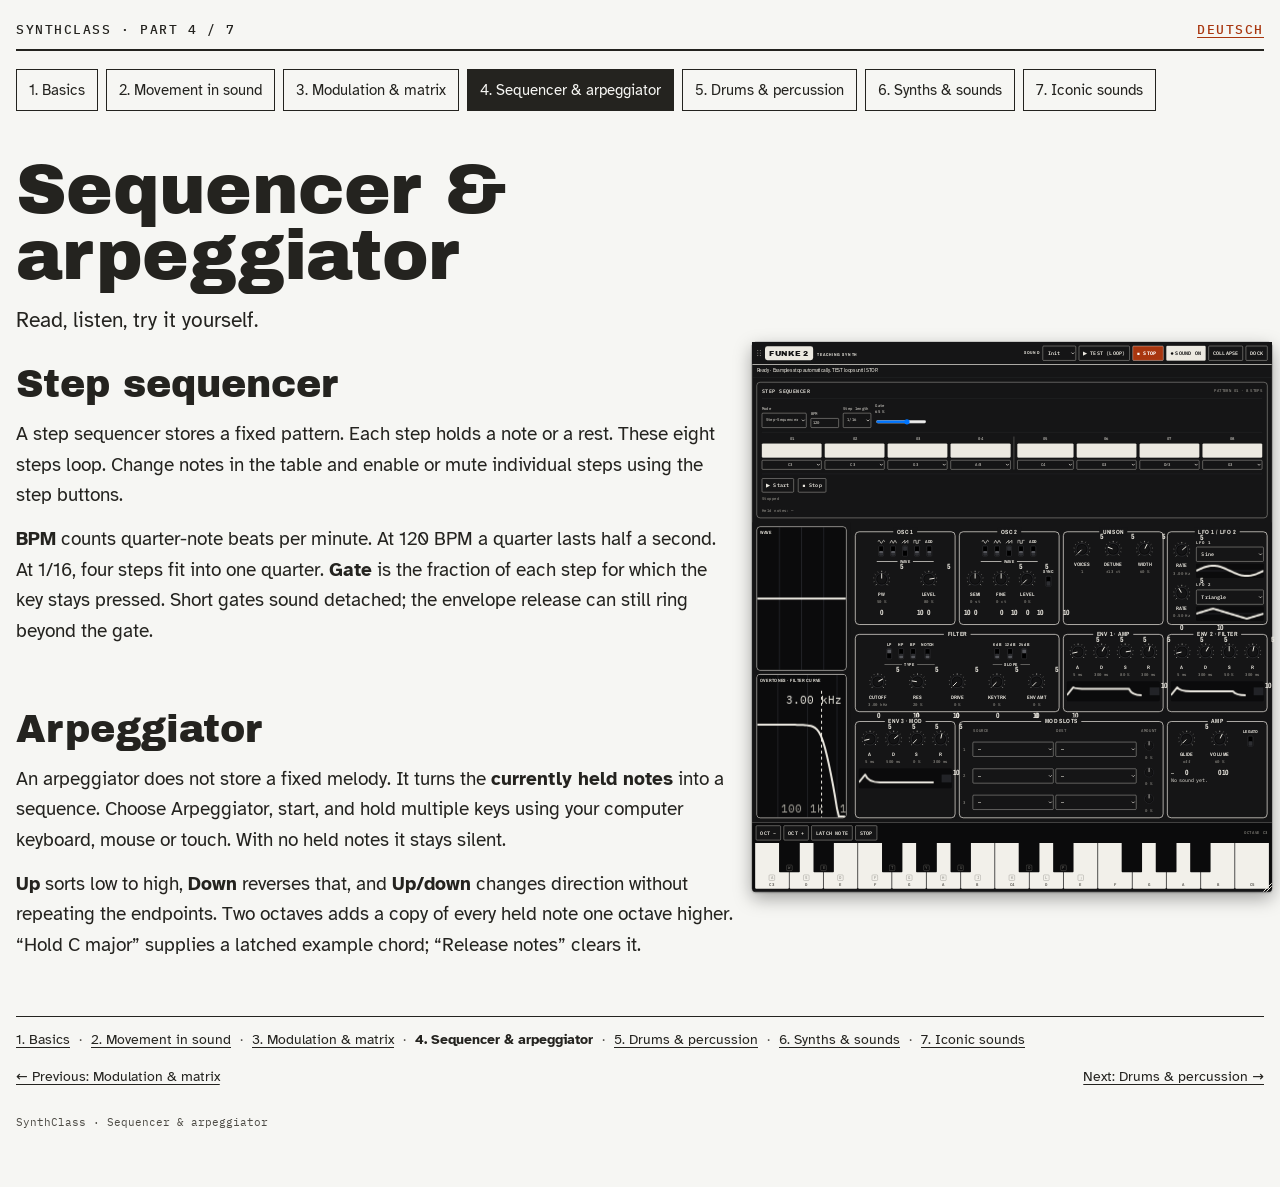
<file: sequencer.html>
<!doctype html>
<html lang="en">
<head>
<meta charset="utf-8">
<meta name="viewport" content="width=device-width, initial-scale=1, viewport-fit=cover">
<title>SynthClass · 4. Sequencer & arpeggiator</title>
<link rel="stylesheet" href="https://fonts.googleapis.com/css2?family=Archivo+Black&family=Atkinson+Hyperlegible:ital,wght@0,400;0,700;1,400&family=IBM+Plex+Mono:wght@400;500;600&family=Archivo+Narrow:wght@600;700&display=swap">
<style>
/* Layout: Lehrtext links zum Lesen, spielbarer Synth rechts klebend daneben; mobil steht der Synth oben. */
:root{
  --paper:#F6F6F3; --ink:#24231F; --muted:#4D4B45; --surface:#E9E8E3; --rule:#24231F;
  --accent:#E4572E; --accent-ink:#A8360F; --blue:#1F4FBF;
  --note-dark-bg:#2C2D30; --note-dark-fg:#F1EFE9;
  --panel:#24262A; --panel-2:#2D2F34; --panel-line:#3A3C42; --panel-edge:#15161A;
  --panel-text:#F5F3EE; --panel-label:#DAD7CF; --panel-dim:#B0ACA3; --panel-accent:#FFA27A; --panel-print:#E6E1D3;
  --knob-face:#33353A; --knob-track:#4A4C53; --led-off:#4A4C53; --led-on:#FF6A3D;
  --scope-bg:#17181B; --scope-grid:#2C2E33; --scope-line:#FF7A50; --curve:#9DB4F0; --spec:#5A5D65;
  --key-white:#ECEAE3; --key-white-ink:#55534D; --key-black:#141416; --key-bed:#0E0F11; --key-down:#FF6A3D;
  --f-display:'Archivo Black','Arial Black',Impact,sans-serif;
  --f-body:'Atkinson Hyperlegible',system-ui,-apple-system,'Segoe UI',sans-serif;
  --f-mono:'IBM Plex Mono',ui-monospace,'SFMono-Regular',Menlo,Consolas,monospace;
}
@media (prefers-color-scheme: dark){
  :root:not([data-theme="light"]){
    --paper:#1B1C1F; --ink:#E7E5DF; --muted:#BAB6AD; --surface:#26272B; --rule:#E7E5DF;
    --accent:#F0703F; --accent-ink:#FF9B70; --blue:#9DB4F0; --panel-edge:#45474D;
    --note-dark-bg:#33353A; --note-dark-fg:#F1EFE9; color-scheme:dark;
  }
}
:root[data-theme="dark"]{
  --paper:#1B1C1F; --ink:#E7E5DF; --muted:#BAB6AD; --surface:#26272B; --rule:#E7E5DF;
  --accent:#F0703F; --accent-ink:#FF9B70; --blue:#9DB4F0; --panel-edge:#45474D;
  --note-dark-bg:#33353A; --note-dark-fg:#F1EFE9; color-scheme:dark;
}
*{box-sizing:border-box}
body{background:var(--paper);color:var(--ink);font-family:var(--f-body);font-size:19px;line-height:1.6;
  padding-left:max(16px,env(safe-area-inset-left,0px));padding-right:max(16px,env(safe-area-inset-right,0px));padding-block:0 56px}
.page{max-width:1380px;margin:0 auto}
.top{display:flex;justify-content:space-between;align-items:baseline;gap:8px 16px;flex-wrap:wrap;border-bottom:2px solid var(--rule);padding:20px 0 8px;font-family:var(--f-mono);font-size:13px;letter-spacing:.12em;font-weight:500;text-transform:uppercase}
.hero{padding:28px 0 28px;display:flex;flex-direction:column;gap:14px;max-width:780px}
h1{font-family:var(--f-display);font-weight:400;font-size:clamp(38px,6.2vw,70px);line-height:.95;letter-spacing:-.01em;margin:0;text-wrap:balance}
.lead{font-size:21px;max-width:680px;margin:0}
.layout{display:grid;grid-template-columns:minmax(0,1fr);gap:40px}
.synth-col{order:-1;min-width:0}
@media (min-width:1100px){
  body:not(.is-floating) .layout{grid-template-columns:minmax(0,1fr) 620px;align-items:start}
  body:not(.is-floating) .synth-col{order:0;position:sticky;top:calc(env(safe-area-inset-top,0px) + 16px);max-height:calc(100vh - 32px);overflow:auto}
}
body.is-floating .synth-col{display:none}
.synth.floating{position:fixed;z-index:30;width:1240px;transform-origin:0 0;transform:scale(var(--s,1));overflow:visible;box-shadow:0 18px 50px rgba(0,0,0,.35),0 2px 6px rgba(0,0,0,.25)}
.synth.floating .s-head{cursor:grab;position:sticky;top:0;z-index:2}
.synth.floating.dragging .s-head{cursor:grabbing}
.synth.dragging{user-select:none;-webkit-user-select:none}
.grip{display:none;width:14px;height:22px;flex-shrink:0;align-self:center;background-image:radial-gradient(circle,var(--panel-dim) 1.6px,transparent 1.8px);background-size:7px 7px}
.synth.floating .grip{display:block}
.synth.min .secs,.synth.min .kbd{display:none}
.rz{display:none;position:absolute;right:0;bottom:0;width:26px;height:26px;cursor:nwse-resize;touch-action:none;z-index:3;
  background:linear-gradient(135deg,transparent 0 52%,var(--panel-label) 52% 57%,transparent 57% 67%,var(--panel-label) 67% 72%,transparent 72% 82%,var(--panel-label) 82% 87%,transparent 87%)}
.synth.floating .rz{display:block}
.synth.min .s-head{border-bottom:0}
@media (max-width:899px){#dock{display:none}}
/* Breites Fenster: Bildschirme links, Sektionen 3 x 2, flache Tastatur */
@container synth (min-width:1000px){
  .s-main{display:grid;grid-template-columns:minmax(260px,300px) minmax(0,1fr)}
  .synth.min .s-main{display:block}
  .synth.min .s-main .screens{grid-template-columns:1fr 1fr;grid-template-rows:auto;border-right:0}
  .synth.min .s-main .screen{min-height:0}
  .synth.min .s-main .screen canvas{position:static;height:150px}
  .s-main .screens{grid-template-columns:1fr;grid-template-rows:1fr 1fr;border-right:1px solid var(--panel-line)}
  .s-main .screen{min-height:150px}
  .s-main .screen canvas{position:absolute;inset:0;height:100%}
  .s-main .secs{grid-template-columns:repeat(3,minmax(0,1fr));border-top:0}
  .ctl{width:60px}
  .knobs{gap:6px}
  .s-main .sec{padding:18px 10px 10px;gap:10px}
  .keys{height:104px}
  .kbar{padding:6px 10px}
}
.text{display:flex;flex-direction:column;gap:64px;min-width:0;max-width:720px}
.chapter{display:flex;flex-direction:column;gap:14px;scroll-margin-top:24px}
.kicker{font-family:var(--f-mono);font-size:13px;letter-spacing:.14em;font-weight:600;color:var(--accent-ink);text-transform:uppercase}
h2{font-family:var(--f-display);font-weight:400;font-size:38px;line-height:1.05;margin:0;text-wrap:balance}
h3{font-family:var(--f-display);font-weight:400;font-size:21px;line-height:1.15;margin:0}
p{margin:0;text-wrap:pretty}
b{font-weight:700}
.howto{background:var(--surface);padding:16px 18px;display:grid;grid-template-columns:repeat(auto-fit,minmax(180px,1fr));gap:14px 22px;font-size:17px;line-height:1.5}
.howto div{display:flex;flex-direction:column;gap:2px}
.howto .k{font-family:var(--f-mono);font-size:13px;font-weight:600;letter-spacing:.1em;color:var(--accent-ink)}
.tries{display:flex;flex-wrap:wrap;gap:8px}
.try{font-family:var(--f-mono);font-size:15px;font-weight:600;letter-spacing:.02em;padding:10px 16px 10px 12px;min-height:48px;border:2px solid var(--ink);background:var(--paper);color:var(--ink);cursor:pointer;display:inline-flex;align-items:center;gap:8px;border-radius:0}
.try::before{content:"";width:0;height:0;border-left:10px solid var(--accent);border-top:6px solid transparent;border-bottom:6px solid transparent}
.try:hover{background:var(--surface)}
.try.on{background:var(--ink);color:var(--paper)}
.try:focus-visible,.pbtn:focus-visible,.sw button:focus-visible,.key:focus-visible,select:focus-visible{outline:3px solid var(--accent);outline-offset:2px}
.defs{display:grid;grid-template-columns:repeat(auto-fit,minmax(210px,1fr));gap:20px}
.def{border-top:3px solid var(--ink);padding-top:8px;display:flex;flex-direction:column;gap:6px;font-size:17px;line-height:1.5;min-width:0}
.def .head{display:flex;justify-content:space-between;align-items:baseline;gap:8px}
.def .tag{font-family:var(--f-mono);font-size:12px;font-weight:600;color:var(--accent-ink);letter-spacing:.06em}
.def .use{color:var(--muted);font-size:16px}
.note{background:var(--surface);padding:16px 18px;font-size:18px;line-height:1.55}
.note.dark{background:var(--note-dark-bg);color:var(--note-dark-fg)}
.chain{display:flex;flex-wrap:wrap;align-items:stretch;gap:6px}
.chain .box{border:2px solid var(--ink);padding:8px 12px;display:flex;flex-direction:column;gap:2px;min-width:0;flex:1 1 120px}
.chain .box .t{font-family:var(--f-display);font-size:19px}
.chain .box .s{font-size:16px;color:var(--muted);line-height:1.4}
.chain .arr{align-self:center;font-family:var(--f-mono);font-weight:600}
.chain .box.helper{border-style:dashed;border-color:var(--accent)}
.chain .box.ear{background:var(--ink);color:var(--paper)}
.chain .box.ear .s{color:var(--paper);opacity:.8}
.tablewrap{overflow-x:auto}
table{border-collapse:collapse;width:100%;min-width:560px;font-size:17px;line-height:1.45}
th{font-family:var(--f-mono);font-size:12px;letter-spacing:.1em;text-align:left;padding:8px 10px 8px 0;border-bottom:2px solid var(--rule)}
td{padding:8px 10px 8px 0;border-bottom:1px solid var(--muted);vertical-align:top}
td:first-child{font-weight:700;white-space:nowrap}
.recipes{display:grid;grid-template-columns:repeat(auto-fit,minmax(190px,1fr));gap:12px}
.recipe{background:var(--surface);border-top:4px solid var(--ink);padding:12px 14px 14px;display:flex;flex-direction:column;gap:8px;font-size:16px;line-height:1.4}
.recipe .row{display:flex;gap:8px}
.recipe .row span:first-child{width:64px;flex-shrink:0;font-family:var(--f-mono);font-size:12px;font-weight:600;color:var(--accent-ink);padding-top:2px}
.recipe .try{margin-top:6px;align-self:flex-start}
footer.foot{margin-top:56px;border-top:1px solid var(--rule);padding-top:10px;font-family:var(--f-mono);font-size:13px;color:var(--muted);display:flex;justify-content:space-between;gap:8px 16px;flex-wrap:wrap}

/* --- Synth panel (Hardware, immer dunkel) --- */
.synth{background:var(--panel);color:var(--panel-text);border:1px solid var(--panel-edge);border-radius:10px;overflow:hidden;container-type:inline-size;container-name:synth}
.krow{display:flex;gap:10px;align-items:center}
.krow .mini{flex:1;min-width:90px;height:62px}
.s-head{display:flex;align-items:center;justify-content:space-between;gap:10px;padding:10px 12px;background:var(--panel-2);border-bottom:1px solid var(--panel-line);flex-wrap:wrap}
.brand{display:flex;align-items:baseline;gap:10px}
.brand .n{font-family:var(--f-display);font-size:21px;letter-spacing:.08em}
.brand .d{font-family:var(--f-mono);font-size:11px;letter-spacing:.16em;color:var(--panel-dim)}
.s-head .ctrls{display:flex;gap:8px;align-items:center;flex-wrap:wrap}
.pbtn{font-family:var(--f-mono);font-size:13px;font-weight:600;letter-spacing:.08em;background:var(--panel);color:var(--panel-text);border:1px solid var(--panel-line);padding:8px 12px;min-height:42px;cursor:pointer;border-radius:4px;display:inline-flex;align-items:center;gap:6px}
.pbtn:hover{border-color:var(--panel-dim)}
.pbtn[aria-pressed="true"]{background:var(--led-on);color:var(--key-black);border-color:var(--led-on)}
.pbtn.power{background:var(--led-on);color:var(--key-black);border-color:var(--led-on)}
.pbtn.power[aria-pressed="true"]{background:var(--panel);color:var(--panel-text);border-color:var(--panel-line)}
.pbtn .dot{width:7px;height:7px;border-radius:50%;background:currentColor}
.synth select{font-family:var(--f-mono);font-size:13px;font-weight:600;letter-spacing:.06em;background:var(--panel);color:var(--panel-text);border:1px solid var(--panel-line);border-radius:4px;min-height:42px;padding:0 10px}
.screens{display:grid;grid-template-columns:1fr 1fr;gap:1px;background:var(--panel-line)}
@media (max-width:480px){.screens{grid-template-columns:1fr}}
.screen{background:var(--scope-bg);position:relative;min-width:0}
.screen canvas{display:block;width:100%;height:140px}
.screen .lbl{position:absolute;left:8px;top:6px;font-family:var(--f-mono);font-size:11px;letter-spacing:.14em;color:var(--panel-dim);pointer-events:none}
.secs{display:grid;grid-template-columns:repeat(auto-fit,minmax(280px,1fr));gap:22px 10px;padding:22px 12px 12px;background:var(--panel);border-top:1px solid var(--panel-line)}
.sec{border:1.5px solid var(--panel-print);border-radius:6px;padding:18px 12px 12px;display:flex;flex-direction:column;gap:12px;min-width:0}
.sec-name{align-self:flex-start;margin-top:-30px;background:var(--panel-print);color:var(--panel);font-family:var(--f-mono);font-weight:700;font-size:12px;line-height:1.3;letter-spacing:.14em;padding:3px 9px;border-radius:3px}
.swrow{display:flex;gap:6px 14px;flex-wrap:wrap;align-items:flex-start}
.swgrp{display:flex;flex-direction:column;gap:2px;border-radius:4px}
.swgrp .cap{font-family:var(--f-mono);font-size:10px;letter-spacing:.14em;color:var(--panel-dim);padding-left:4px}
.swgrp.hi{box-shadow:0 0 0 2px var(--led-on)}
.sw{display:flex;flex-wrap:wrap;gap:2px}
.sw button{background:none;border:0;padding:6px 6px 6px 5px;display:flex;flex-direction:row;align-items:center;gap:5px;cursor:pointer;color:var(--panel-label);font-family:var(--f-mono);font-size:12px;min-height:34px;border-radius:3px;white-space:nowrap}
.sw button:hover{background:var(--panel-2)}
.sw button .led{flex-shrink:0;width:9px;height:9px;border-radius:50%;background:var(--led-off)}
.sw button[aria-checked="true"]{color:var(--panel-text)}
.sw button[aria-checked="true"] .led{background:var(--led-on);box-shadow:0 0 6px var(--led-on)}
.knobs{display:flex;flex-wrap:wrap;gap:8px 8px}
.ctl{display:flex;flex-direction:column;align-items:center;gap:2px;width:64px}
.knob{width:54px;height:54px;touch-action:none;cursor:ns-resize;border-radius:50%;display:block}
.knob:focus-visible{outline:2px solid var(--led-on);outline-offset:2px}
.ctl .l{font-family:var(--f-mono);font-size:12px;letter-spacing:.06em;color:var(--panel-label);margin-top:4px}
.ctl .v{font-family:var(--f-mono);font-size:11px;color:var(--panel-dim);font-variant-numeric:tabular-nums;white-space:nowrap}
.ctl.hi .l{color:var(--led-on)}
.ctl.hi .knob{box-shadow:0 0 0 3px var(--led-on)}
.mini{display:block;width:100%;height:56px;background:var(--scope-bg);border-radius:3px}
.readout{font-family:var(--f-mono);font-size:14px;line-height:1.5;color:var(--panel-label);font-variant-numeric:tabular-nums}
.readout b{color:var(--panel-text);font-weight:600}
.kbd{background:var(--key-bed);border-top:1px solid var(--panel-line)}
.kbar{display:flex;align-items:center;gap:8px;flex-wrap:wrap;padding:8px 10px}
.kbar .hint{font-family:var(--f-mono);font-size:12px;color:var(--panel-dim);letter-spacing:.06em;margin-left:auto}
.keys{position:relative;height:130px;margin:0 8px 8px;display:flex;gap:2px;touch-action:none;user-select:none;-webkit-user-select:none}
.key{border:0;padding:0;cursor:pointer;font-family:var(--f-mono);font-size:12px;display:flex;flex-direction:column;align-items:center;justify-content:flex-end;gap:5px}
.key .kc{font-size:10px;line-height:15px;min-width:17px;padding:0 3px;border:1px solid currentColor;border-radius:3px;opacity:.7;text-align:center}
.key .nn{font-weight:600;line-height:1}
.key.w{flex:1;background:var(--key-white);color:var(--key-white-ink);border-radius:0 0 3px 3px;padding-bottom:6px;min-width:0}
.key.b{position:absolute;top:0;height:64%;background:var(--key-black);color:var(--panel-dim);border-radius:0 0 2px 2px;padding-bottom:4px;z-index:1}
.key.down{background:var(--key-down);color:var(--key-black)}
.toplinks{display:flex;gap:8px 20px;flex-wrap:wrap}
.top a{color:var(--accent-ink);text-decoration:underline;text-underline-offset:3px}
.navlink{font-family:var(--f-mono);font-size:14px;font-weight:600;color:var(--accent-ink)}
.toast{position:fixed;left:max(16px,env(safe-area-inset-left,0px));right:max(16px,env(safe-area-inset-right,0px));bottom:calc(16px + env(safe-area-inset-bottom,0px));z-index:20;background:var(--panel);color:var(--panel-text);border:1px solid var(--panel-line);padding:10px 12px;display:flex;align-items:center;gap:12px;justify-content:space-between;font-size:17px;max-width:620px;margin:0 auto}
@media (prefers-reduced-motion: reduce){*{scroll-behavior:auto!important}}
/* --- Siebdruck-Look: schwarze Platte, weißer Aufdruck, schwarze Knöpfe --- */
:root{
  --panel:#111214; --panel-2:#111214; --panel-line:#2A2B2F; --panel-edge:#000000;
  --panel-print:#ECE9E1; --panel-label:#ECE9E1; --panel-text:#ECE9E1; --panel-dim:#A9A69E; --panel-accent:#ECE9E1;
  --knob-face:#0B0B0C; --knob-skirt:#26272B; --knob-track:#34363B; --knob-arc:#ECE9E1;
  --led-off:#3A2A24; --scope-bg:#0B0B0C; --scope-grid:#222327;
  --key-white:#F2F0EA; --key-black:#0B0B0C; --key-bed:#0B0B0C;
}
.synth{background:var(--panel)}
.s-head{background:var(--panel);border-bottom:1.5px solid var(--panel-print)}
.brand .n{color:var(--panel-print);letter-spacing:.14em}
.secs,.s-main .secs{background:var(--panel)}
.sec-name{background:var(--panel);color:var(--panel-print);padding:2px 8px;margin-left:-4px}
.sub-name{color:var(--panel-print)}
.screens{gap:10px;padding:12px;background:var(--panel)}
.s-main .screens{border-right:0}
.screen{border:1.5px solid var(--panel-print);border-radius:4px;overflow:hidden}
.pbtn,.sw button,.tog,.synth select,.psel{background:var(--panel);border:1.5px solid var(--panel-print);color:var(--panel-print);box-shadow:none;border-radius:3px}
.pbtn:hover,.sw button:hover,.tog:hover{background:var(--panel-line)}
.sw{gap:6px}
.sw button{color:var(--panel-dim)}
.sw button[aria-checked="true"],.tog[aria-pressed="true"]{color:var(--panel-print)}
.pbtn[aria-pressed="true"]{background:var(--panel-print);color:var(--panel);border-color:var(--panel-print)}
.pbtn.power{background:var(--led-on);color:var(--key-black);border-color:var(--led-on)}
.pbtn.power[aria-pressed="true"]{background:var(--panel);color:var(--panel-print);border-color:var(--panel-print)}
.ctl .l{color:var(--panel-print)}
.kbd{background:var(--key-bed);border-top:1.5px solid var(--panel-print)}
.key.w{background:var(--key-white)}
.key.down,.key.w.down,.key.b.down{background:var(--key-down);color:var(--key-black)}

/* --- Frontplatten-Look: Siebdruck, Skalen, Schiebeschalter --- */
:root{--led-on:#ECE9E1;--key-down:#A8A49B;--scope-line:#ECE9E1;--curve:#ECE9E1;--spec:#3A3B40;--f-narrow:'Archivo Narrow','Arial Narrow',sans-serif;--panel:#151516;--panel-2:#151516;--knob-face:#141415;--knob-skirt:#0C0C0D;--knob-knurl:#5A5B60;--slot:#000000;--slot-edge:#55565B;--thumb-a:#2E2F33;--thumb-b:#55565B}
.synth{background:var(--panel)}
.sec{border:2px solid var(--panel-print);border-radius:12px;padding:20px 12px 12px}
.s-main .sec{padding:20px 10px 10px}
.secs{gap:26px 10px;padding:26px 12px 12px}
.sec-name{align-self:center;margin-top:-33px;margin-left:0;padding:0 10px;background:var(--panel);color:var(--panel-print);font-family:var(--f-narrow);font-weight:700;font-size:17px;letter-spacing:.06em;line-height:1.3;border-radius:0}
.sec-head{justify-content:center;margin-top:-33px}
.sub-name{font-family:var(--f-narrow);font-weight:700;font-size:13px;letter-spacing:.06em}
.brand .n{background:var(--panel-print);color:var(--panel);padding:3px 12px 2px;border-radius:7px;font-size:22px;letter-spacing:.04em}
.brand .d{font-family:var(--f-narrow);font-weight:700;font-size:12px;color:var(--panel-print)}
.s-head{border-bottom:2px solid var(--panel-print)}
.knobs{gap:6px 4px;justify-content:space-around}
.ctl{width:64px}
.knob{width:60px;height:60px;overflow:visible;border-radius:50%}
.knob .num{font-family:var(--f-narrow);font-weight:700;font-size:7.6px;fill:var(--panel-print)}
.knob .hl{opacity:0}
.ctl.hi .knob{box-shadow:none}
.ctl.hi .knob .hl{opacity:1}
.ctl.hi .l{background:var(--panel-print);color:var(--panel);padding:0 5px;border-radius:2px}
.ctl .l{font-family:var(--f-narrow);font-weight:700;font-size:14px;letter-spacing:.04em;margin-top:0;color:var(--panel-print)}
.ctl .v{font-size:11px}
.swrow{gap:8px 18px;justify-content:space-around}
.swgrp{flex-direction:column-reverse;align-items:stretch;gap:4px}
.swgrp .cap{display:flex;align-items:center;gap:6px;font-family:var(--f-narrow);font-weight:700;font-size:12px;letter-spacing:.08em;color:var(--panel-print);padding:0}
.swgrp .cap::before,.swgrp .cap::after{content:"";flex:1;height:1.5px;background:var(--panel-print);min-width:6px}
.swgrp.hi{box-shadow:none}
.swgrp.hi .slot{border-color:var(--led-on);box-shadow:0 0 0 2px var(--led-on)}
.sw{gap:8px;justify-content:center;flex-wrap:wrap}
.sw button,.tog{background:none!important;border:0!important;box-shadow:none!important;transform:none!important;padding:2px!important;min-height:0;min-width:26px;display:flex;flex-direction:column;align-items:center;gap:5px;color:var(--panel-print);cursor:pointer}
.sw button .sl,.tog .sl{font-family:var(--f-narrow);font-weight:700;font-size:12px;letter-spacing:.03em;line-height:13px;white-space:nowrap}
.glyph{width:22px;height:13px;display:block}
.slot{display:block;position:relative;width:15px;height:30px;background:var(--slot);border:1px solid var(--slot-edge);border-radius:3px}
.thumb{position:absolute;left:1px;right:1px;bottom:1px;height:13px;border-radius:2px;background:repeating-linear-gradient(0deg,var(--thumb-a) 0 2px,var(--thumb-b) 2px 3px)}
[aria-checked="true"] .thumb,[aria-pressed="true"] .thumb{bottom:15px}
.sw button:hover .slot,.tog:hover .slot{border-color:var(--panel-print)}
.sw button:focus-visible .slot,.tog:focus-visible .slot{outline:2px solid var(--led-on);outline-offset:2px}
.tog.hi .slot{border-color:var(--led-on);box-shadow:0 0 0 2px var(--led-on)}
.screen{border:2px solid var(--panel-print);border-radius:10px}
.screen .lbl{font-family:var(--f-narrow);font-weight:700;font-size:13px;color:var(--panel-print);letter-spacing:.06em}


/* --- Seite 2 --- */
.top a{color:var(--accent-ink);text-decoration:underline;text-underline-offset:3px}
.navlink{font-family:var(--f-mono);font-size:14px;font-weight:600;color:var(--accent-ink)}
.synth.floating{width:1480px}
.sec.span2{grid-column:span 1}
.sec-head{display:flex;justify-content:center;align-items:center;gap:8px;margin-top:-33px}
.sec-head .sec-name{margin-top:0}
.sub-name{font-family:var(--f-mono);font-weight:600;font-size:11px;letter-spacing:.14em;color:var(--panel-accent)}
.tog{background:var(--panel);border:1px solid var(--panel-line);border-radius:3px;color:var(--panel-label);font-family:var(--f-mono);font-size:11px;font-weight:600;letter-spacing:.08em;padding:4px 8px 4px 6px;min-height:30px;display:inline-flex;align-items:center;gap:6px;cursor:pointer}
.tog .led{width:9px;height:9px;border-radius:50%;background:var(--led-off)}
.tog[aria-pressed="true"]{color:var(--panel-text)}
.tog[aria-pressed="true"] .led{background:var(--led-on);box-shadow:0 0 6px var(--led-on)}
.tog.hi{box-shadow:0 0 0 2px var(--led-on)}
.psel{font-family:var(--f-mono);font-size:12px;font-weight:600;background:var(--panel-2);color:var(--panel-text);border:1px solid var(--panel-line);border-radius:4px;min-height:34px;padding:0 6px;max-width:100%}
.selw{display:flex;flex-direction:column;gap:2px;min-width:0}
.selw .cap{font-family:var(--f-mono);font-size:10px;letter-spacing:.14em;color:var(--panel-dim)}
.selw.hi .psel{box-shadow:0 0 0 2px var(--led-on)}
.lforow{display:grid;grid-template-columns:auto minmax(0,1fr);gap:4px 10px;align-items:center}
.lforow .side{display:flex;flex-direction:column;gap:6px;min-width:0}
.lforow .mini{height:40px}
.mrow{display:grid;grid-template-columns:22px minmax(0,1fr) minmax(0,1fr) 60px;gap:8px;align-items:center}
.mrow .nr{font-family:var(--f-mono);font-size:12px;color:var(--panel-dim)}
.mrow .ctl{width:60px}
.mrow .ctl .l{display:none}
.mhead{display:grid;grid-template-columns:22px minmax(0,1fr) minmax(0,1fr) 60px;gap:8px;font-family:var(--f-mono);font-size:10px;letter-spacing:.14em;color:var(--panel-dim)}
.mhead span:last-child{text-align:center}
@container synth (min-width:1000px){
  .sec.span2{grid-column:span 2}
}
@container synth (min-width:1150px){
  .s-main .secs{grid-template-columns:repeat(4,minmax(0,1fr))}
  .s-main{grid-template-columns:minmax(240px,280px) minmax(0,1fr)}
  .ctl{width:62px}
  .s-main .sec{padding:20px 9px 10px}
  .sw button{padding:6px 4px}
  .mrow .knob{width:46px;height:46px}
  .mrow .knob .num,.mrow .knob .tick{display:none}
  .mrow{gap:6px}
}
/* Obertöne-Editor */
.harm{background:var(--panel);color:var(--panel-text);border-radius:8px;padding:14px;display:flex;flex-direction:column;gap:12px}
.harm .row{display:grid;grid-template-columns:minmax(0,3fr) minmax(0,2fr);gap:12px}
@media (max-width:600px){.harm .row{grid-template-columns:1fr}}
.harm canvas{display:block;width:100%;height:190px;background:var(--scope-bg);border-radius:4px;touch-action:none}
.harm canvas.bars{cursor:ns-resize}
.harm .lbl{font-family:var(--f-mono);font-size:11px;letter-spacing:.12em;color:var(--panel-dim)}
.harm .cell{display:flex;flex-direction:column;gap:6px;min-width:0}
.harm .hint{font-size:15px;color:var(--panel-label);line-height:1.45}
</style>
<style>:root{padding-top:env(safe-area-inset-top,0px);padding-bottom:env(safe-area-inset-bottom,0px)}body{margin:0}[hidden]{display:none!important}img{max-width:100%}</style>
<link rel="stylesheet" href="course.css?v=429349cc2f">
</head>
<body data-course="4">
<div class="page">
  <div class="top"><div>SynthClass · Part 4 / 7</div><a href="de/sequencer.html" hreflang="de">Deutsch</a></div><nav aria-label="Course pages" class="course-nav"><a href="index.html">1. Basics</a><a href="advanced.html">2. Movement in sound</a><a href="modulation.html">3. Modulation & matrix</a><a href="sequencer.html" aria-current="page">4. Sequencer & arpeggiator</a><a href="drums.html">5. Drums & percussion</a><a href="sounds.html">6. Synths & sounds</a><a href="iconic.html">7. Iconic sounds</a></nav><header class="hero"><h1>Sequencer & arpeggiator</h1><p class="lead">Read, listen, try it yourself.</p></header>

  <div class="layout">
    <main class="text"><section class="chapter" id="step-sequencer"><h2>Step sequencer</h2><p>A step sequencer stores a fixed pattern. Each step holds a note or a rest. These eight steps loop. Change notes in the table and enable or mute individual steps using the step buttons.</p><p><b>BPM</b> counts quarter-note beats per minute. At 120 BPM a quarter lasts half a second. At 1/16, four steps fit into one quarter. <b>Gate</b> is the fraction of each step for which the key stays pressed. Short gates sound detached; the envelope release can still ring beyond the gate.</p></section><section class="chapter" id="arpeggiator"><h2>Arpeggiator</h2><p>An arpeggiator does not store a fixed melody. It turns the <b>currently held notes</b> into a sequence. Choose Arpeggiator, start, and hold multiple keys using your computer keyboard, mouse or touch. With no held notes it stays silent.</p><p><b>Up</b> sorts low to high, <b>Down</b> reverses that, and <b>Up/down</b> changes direction without repeating the endpoints. Two octaves adds a copy of every held note one octave higher. “Hold C major” supplies a latched example chord; “Release notes” clears it.</p></section></main>

    <aside class="synth-col" aria-label="Playable synthesizer FUNKE 2">
      <div class="synth" id="synth">
        <div class="s-head">
          <div class="brand"><span class="grip" aria-hidden="true" title="Drag to move"></span><span class="n">FUNKE 2</span><span class="d">TEACHING SYNTH</span></div>
          <div class="ctrls">
            <label for="preset" class="brand"><span class="d">SOUND</span></label>
            <select id="preset"><option value="init">Init</option><option value="d_beat">Detune</option><option value="u_7">Unison</option></select>
            <button class="pbtn" id="previewTest" aria-pressed="false">▶ TEST (LOOP)</button><button class="pbtn preview-stop" id="previewStop">■ STOP</button><button class="pbtn power" id="power" aria-pressed="false"><span class="dot"></span><span id="powerLbl">SOUND ON</span></button>
            <button class="pbtn" id="minimize" aria-expanded="true" aria-controls="synth">COLLAPSE</button>
            <button class="pbtn" id="dock">DOCK</button>
          </div>
        </div>
        <p class="playback-status" id="playbackStatus" role="status">Ready · Examples stop automatically. TEST loops until STOP.</p><div class="s-main">
          <div class="screens">
            <div class="screen"><canvas id="scope" aria-label="Oscilloscope"></canvas><span class="lbl">WAVE</span></div>
            <div class="screen"><canvas id="spec" aria-label="Overtones and filter curve"></canvas><span class="lbl">OVERTONES · <span style="color:var(--curve)">FILTER CURVE</span></span></div>
          </div>
          <div class="secs" id="secs"></div>
        </div>
        <div class="kbd">
          <div class="kbar">
            <button class="pbtn" id="octDown" aria-label="Octave down">OCT −</button>
            <button class="pbtn" id="octUp" aria-label="Octave up">OCT +</button>
            <button class="pbtn" id="hold" aria-pressed="false" title="Latch manually played notes until clicked again.">LATCH NOTE</button>
            <button class="pbtn" id="stop">STOP</button>
            <span class="hint" id="octLbl">OCTAVE C3</span>
          </div>
          <div class="keys" id="keys"></div>
        </div>
        <div class="rz" id="rz" title="Drag to scale (double-click: default size)"></div>
      </div>
    </aside>
  </div>

  <footer class="foot course-footer"><nav class="course-bottom" aria-label="Course navigation at the end of the page"><div class="course-bottom-links"><a href="index.html">1. Basics</a> <span aria-hidden="true">·</span> <a href="advanced.html">2. Movement in sound</a> <span aria-hidden="true">·</span> <a href="modulation.html">3. Modulation & matrix</a> <span aria-hidden="true">·</span> <a href="sequencer.html" aria-current="page">4. Sequencer & arpeggiator</a> <span aria-hidden="true">·</span> <a href="drums.html">5. Drums & percussion</a> <span aria-hidden="true">·</span> <a href="sounds.html">6. Synths & sounds</a> <span aria-hidden="true">·</span> <a href="iconic.html">7. Iconic sounds</a></div><div class="course-bottom-adjacent"><a rel="prev" href="modulation.html">← Previous: Modulation & matrix</a><a rel="next" href="drums.html">Next: Drums & percussion →</a></div></nav><small>SynthClass · Sequencer & arpeggiator</small></footer>
</div>

<div class="toast" id="toast" hidden><span id="toastText">Playing. The controls in the synth are marked.</span><button class="pbtn" id="toastGo">TO THE SYNTH</button></div>

<script>
(function(){
'use strict';
const $=s=>document.querySelector(s);
const pct=v=>Math.round(v*100)+' %';
const bip=v=>(v>0?'+':'')+Math.round(v*100)+' %';
const hz=v=>v<1000?(v<10?v.toFixed(2):v<100?v.toFixed(1):Math.round(v))+' Hz':(v/1000).toFixed(v<10000?2:1)+' kHz';
const sec=v=>v<1?Math.round(v*1000)+' ms':v.toFixed(2)+' s';

// ---------- Parameter ----------
const PARAMS={
  pw:{label:'PW',aria:'Pulse width OSC 1 and 2',min:.05,max:.95,def:.5,fmt:pct},
  l1:{label:'LEVEL',aria:'Level OSC 1',min:0,max:1,def:.8,fmt:pct},
  semi2:{label:'SEMI',aria:'OSC 2 semitones',min:-24,max:24,step:1,def:0,fmt:v=>(v>0?'+':'')+v+' st'},
  fine2:{label:'FINE',aria:'OSC 2 fine tune',min:-50,max:50,step:1,def:0,fmt:v=>(v>0?'+':'')+v+' ct'},
  l2:{label:'LEVEL',aria:'Level OSC 2',min:0,max:1,def:0,fmt:pct},
  voices:{label:'VOICES',aria:'Unison voices',min:1,max:7,step:1,def:1,fmt:v=>String(v)},
  detune:{label:'DETUNE',aria:'Unison detune',min:0,max:1,def:.25,fmt:v=>'±'+Math.round(v*50)+' ct'},
  width:{label:'WIDTH',aria:'Unison stereo width',min:0,max:1,def:.6,fmt:pct},
  cutoff:{label:'CUTOFF',aria:'Filter Cutoff',min:30,max:18000,exp:1,def:3000,fmt:hz},
  res:{label:'RES',aria:'Filter resonance',min:0,max:1,def:.2,fmt:pct},
  drive:{label:'DRIVE',aria:'Filter Drive',min:0,max:1,def:0,fmt:pct},
  keytrk:{label:'KEYTRK',aria:'Filter Keytracking',min:0,max:1,def:0,fmt:pct},
  envAmt:{label:'ENV AMT',aria:'Filter envelope amount',min:0,max:1,def:0,fmt:pct},
  e1a:{label:'A',aria:'Amp envelope attack',min:.002,max:4,exp:1,def:.005,fmt:sec},
  e1d:{label:'D',aria:'Amp envelope decay',min:.005,max:4,exp:1,def:.3,fmt:sec},
  e1s:{label:'S',aria:'Amp envelope sustain',min:0,max:1,def:.8,fmt:pct},
  e1r:{label:'R',aria:'Amp envelope release',min:.01,max:5,exp:1,def:.3,fmt:sec},
  e2a:{label:'A',aria:'Filter envelope attack',min:.002,max:4,exp:1,def:.005,fmt:sec},
  e2d:{label:'D',aria:'Filter envelope decay',min:.005,max:4,exp:1,def:.3,fmt:sec},
  e2s:{label:'S',aria:'Filter envelope sustain',min:0,max:1,def:.5,fmt:pct},
  e2r:{label:'R',aria:'Filter envelope release',min:.01,max:5,exp:1,def:.3,fmt:sec},
  e3a:{label:'A',aria:'Envelope 3 attack',min:.002,max:4,exp:1,def:.005,fmt:sec},
  e3d:{label:'D',aria:'Envelope 3 decay',min:.005,max:4,exp:1,def:.5,fmt:sec},
  e3s:{label:'S',aria:'Envelope 3 sustain',min:0,max:1,def:0,fmt:pct},
  e3r:{label:'R',aria:'Envelope 3 release',min:.01,max:5,exp:1,def:.3,fmt:sec},
  lfo1r:{label:'RATE',aria:'LFO 1 rate',min:.05,max:20,exp:1,def:3,fmt:hz},
  lfo2r:{label:'RATE',aria:'LFO 2 rate',min:.05,max:20,exp:1,def:.5,fmt:hz},
  m1a:{label:'AMT',aria:'Mod slot 1 amount',min:-1,max:1,def:0,bip:1,fmt:bip},
  m2a:{label:'AMT',aria:'Mod slot 2 amount',min:-1,max:1,def:0,bip:1,fmt:bip},
  m3a:{label:'AMT',aria:'Mod slot 3 amount',min:-1,max:1,def:0,bip:1,fmt:bip},
  glide:{label:'GLIDE',aria:'Glide time',min:0,max:1,def:0,fmt:v=>v<.001?'off':sec(v)},
  vol:{label:'VOLUME',aria:'Volume',min:0,max:1,def:.6,fmt:pct}
};
const WAVES=[['sin','SIN'],['tri','TRI'],['saw','SAW'],['sqr','SQR'],['add','ADD']];
const SWITCHES={
  w1:{cap:'WAVE',opts:WAVES,def:'saw'},
  w2:{cap:'WAVE',opts:WAVES,def:'saw'},
  mode:{cap:'TYPE',opts:[['lp','LP'],['hp','HP'],['bp','BP'],['notch','NOTCH']],def:'lp'},
  slope:{cap:'SLOPE',opts:[['6','6 dB'],['12','12 dB'],['24','24 dB']],def:'24'}
};
const TOGGLES={sync:{label:'SYNC',def:false},legato:{label:'LEGATO',def:false}};
const LSHAPES=[['sin','Sine'],['tri','Triangle'],['saw','Sawtooth'],['sqr','Square'],['sh','Random (S&H)']];
const SRCS=[['none','—'],['lfo1','LFO 1'],['lfo2','LFO 2'],['env3','ENV 3'],['vel','Velocity'],['kt','Keytrack']];
const DSTS=[['none','—'],['pitch','Pitch'],['p2','OSC 2 pitch'],['cut','Cutoff'],['res','Resonance'],['pw','Pulse width'],['det','Detune'],['vol','Volume'],['lfo1r','LFO 1 rate']];
const SELECTS={
  lfo1s:{cap:'SHAPE',opts:LSHAPES,def:'sin'},lfo2s:{cap:'SHAPE',opts:LSHAPES,def:'tri'},
  m1s:{cap:'SOURCE',opts:SRCS,def:'none'},m1d:{cap:'DEST',opts:DSTS,def:'none'},
  m2s:{cap:'SOURCE',opts:SRCS,def:'none'},m2d:{cap:'DEST',opts:DSTS,def:'none'},
  m3s:{cap:'SOURCE',opts:SRCS,def:'none'},m3d:{cap:'DEST',opts:DSTS,def:'none'}
};
const INIT={};
for(const k in PARAMS)INIT[k]=PARAMS[k].def;
for(const k in SWITCHES)INIT[k]=SWITCHES[k].def;
for(const k in TOGGLES)INIT[k]=TOGGLES[k].def;
for(const k in SELECTS)INIT[k]=SELECTS[k].def;
const P=Object.assign({},INIT);

// Obertöne
const H=16;
const HARM={
  saw:Array.from({length:H},(_,i)=>1/(i+1)),
  sine:Array.from({length:H},(_,i)=>i===0?1:0),
  sqr:Array.from({length:H},(_,i)=>(i%2===0)?1/(i+1):0),
  tri:Array.from({length:H},(_,i)=>(i%2===0)?((i/2)%2===0?1:-1)/((i+1)*(i+1)):0),
  organ:Array.from({length:H},(_,i)=>({0:1,1:.8,2:.6,3:.5,5:.4,7:.35,11:.25,15:.2})[i]||0),
  clear:Array.from({length:H},(_,i)=>i===0?1:0)
};
let harm=HARM.saw.slice();

const LESSONS={
  init:{"p":{"w1":"saw","l2":0,"voices":1,"cutoff":18000,"res":0,"envAmt":0,"drive":0,"keytrk":0,"e1a":0.002,"e1d":0.3,"e1s":1,"e1r":0.03},"hi":[],"play":{"hold":45}},
  d_beat:{p:{w1:'saw',w2:'saw',l1:.7,l2:.7,fine2:8,cutoff:5000},hi:['fine2'],play:{hold:45}},
  u_7:{p:{w1:'saw',voices:7,detune:.3,width:.8,cutoff:6000,e1a:.15,e1r:.6},hi:['voices','detune','width'],play:{hold:57}},
};

const LAYOUT=[
  {name:'OSC 1',sw:['w1'],knobs:['pw','l1']},
  {name:'OSC 2',tog:'sync',sw:['w2'],knobs:['semi2','fine2','l2']},
  {name:'UNISON',knobs:['voices','detune','width']},
  {name:'LFO 1 / LFO 2',lfo:true},
  {name:'FILTER',span:2,sw:['mode','slope'],knobs:['cutoff','res','drive','keytrk','envAmt']},
  {name:'ENV 1 · AMP',knobs:['e1a','e1d','e1s','e1r'],mini:'e1'},
  {name:'ENV 2 · FILTER',knobs:['e2a','e2d','e2s','e2r'],mini:'e2'},
  {name:'ENV 3 · MOD',knobs:['e3a','e3d','e3s','e3r'],mini:'e3'},
  {name:'MOD SLOTS',span:2,matrix:true},
  {name:'AMP',tog:'legato',knobs:['glide','vol'],readout:true}
];

// ---------- UI ----------
const NS='http://www.w3.org/2000/svg';
const knobEls={},swEls={},selEls={},togEls={},minis={};
const toN=(id,v)=>{const p=PARAMS[id];return p.exp?Math.log(v/p.min)/Math.log(p.max/p.min):(v-p.min)/(p.max-p.min);};
const fromN=(id,n)=>{const p=PARAMS[id];n=Math.max(0,Math.min(1,n));let v=p.exp?p.min*Math.pow(p.max/p.min,n):p.min+n*(p.max-p.min);if(p.step)v=Math.round(v/p.step)*p.step;return v;};
function arc(n0,n1){
  if(Math.abs(n1-n0)<.002)return '';
  const a=Math.min(n0,n1),b=Math.max(n0,n1),r=19;
  const A=(-135+270*a)*Math.PI/180,B=(-135+270*b)*Math.PI/180;
  const x0=24+r*Math.sin(A),y0=24-r*Math.cos(A),x1=24+r*Math.sin(B),y1=24-r*Math.cos(B);
  return 'M'+x0.toFixed(2)+' '+y0.toFixed(2)+' A'+r+' '+r+' 0 '+((b-a)*270>180?1:0)+' 1 '+x1.toFixed(2)+' '+y1.toFixed(2);
}

const GLYPH={sin:'M1 6 Q4 -2 7 6 T13 6 T19 6',tri:'M1 10 L5.5 2 L10 10 L14.5 2 L19 10',saw:'M1 10 L9 2 L9 10 L17 2 L17 10',sqr:'M1 10 L1 2 L7 2 L7 10 L13 10 L13 2 L19 2'};
const GLYPH_IDS=new Set(['wave','lfoShape','w1','w2']);
function knobSvg(bip){
  const s=document.createElementNS(NS,'svg');s.setAttribute('viewBox','0 0 60 60');s.setAttribute('class','knob');
  const mk=(t,a)=>{const e=document.createElementNS(NS,t);for(const k in a)e.setAttribute(k,a[k]);return e;};
  for(let i=0;i<=10;i++){
    const a=(-135+27*i)*Math.PI/180,maj=i%5===0,r1=maj?20:21.5,r2=24;
    s.append(mk('line',{x1:(30+r1*Math.sin(a)).toFixed(2),y1:(30-r1*Math.cos(a)).toFixed(2),x2:(30+r2*Math.sin(a)).toFixed(2),y2:(30-r2*Math.cos(a)).toFixed(2),stroke:'var(--panel-print)','stroke-width':maj?1.6:1.1,class:'tick'}));
    if(maj){const t=mk('text',{x:(30+27.2*Math.sin(a)).toFixed(2),y:(30-27.2*Math.cos(a)+2.6).toFixed(2),'text-anchor':'middle',class:'num'});t.textContent=bip?['−','0','+'][i/5]:String(i);s.append(t);}
  }
  const hl=mk('circle',{cx:30,cy:30,r:19.2,fill:'none',stroke:'var(--led-on)','stroke-width':2.6,class:'hl'});
  const knurl=mk('circle',{cx:30,cy:30,r:16.5,fill:'var(--knob-skirt)',stroke:'var(--knob-knurl)','stroke-width':2,'stroke-dasharray':'1.1 1.5'});
  const cap=mk('circle',{cx:30,cy:30,r:13,fill:'var(--knob-face)'});
  const ptr=mk('line',{x1:30,y1:27,x2:30,y2:14.5,stroke:'var(--panel-print)','stroke-width':2.6,'stroke-linecap':'round'});
  s.append(hl,knurl,cap,ptr);
  return {svg:s,val:mk('path',{}),ptr};
}
function switchFace(b,id,val,lab){
  b.setAttribute('aria-label',lab);
  if(GLYPH_IDS.has(id)&&GLYPH[val]){
    const s=document.createElementNS(NS,'svg');s.setAttribute('viewBox','0 0 20 12');s.setAttribute('class','glyph');s.setAttribute('aria-hidden','true');
    const p=document.createElementNS(NS,'path');p.setAttribute('d',GLYPH[val]);p.setAttribute('fill','none');p.setAttribute('stroke','currentColor');p.setAttribute('stroke-width','1.7');p.setAttribute('stroke-linejoin','round');s.append(p);b.append(s);
  }else{const t=document.createElement('span');t.className='sl';t.textContent=lab;b.append(t);}
  const slot=document.createElement('span');slot.className='slot';const th=document.createElement('span');th.className='thumb';slot.append(th);b.append(slot);
}
function makeKnob(id){
  const p=PARAMS[id];
  const wrap=document.createElement('div');wrap.className='ctl';wrap.dataset.param=id;
  const K=knobSvg(p.bip);const svg=K.svg,val=K.val,ptr=K.ptr;
  svg.setAttribute('tabindex','0');svg.setAttribute('role','slider');svg.setAttribute('aria-label',p.aria);
  svg.setAttribute('aria-valuemin','0');svg.setAttribute('aria-valuemax','100');
  const l=document.createElement('span');l.className='l';l.textContent=p.label;
  const v=document.createElement('span');v.className='v';
  wrap.append(svg,l,v);
  knobEls[id]={wrap,svg,val,ptr,v};
  let sy=0,sn=0,drag=false;
  svg.addEventListener('pointerdown',e=>{e.preventDefault();svg.focus();drag=true;sy=e.clientY;sn=toN(id,P[id]);svg.setPointerCapture(e.pointerId);});
  svg.addEventListener('pointermove',e=>{if(!drag)return;setParam(id,fromN(id,sn+(sy-e.clientY)/(e.shiftKey?800:180)));});
  const end=()=>{drag=false;};svg.addEventListener('pointerup',end);svg.addEventListener('pointercancel',end);
  svg.addEventListener('dblclick',()=>setParam(id,p.def));
  svg.addEventListener('keydown',e=>{
    let n=toN(id,P[id]);const st=p.step?(p.step/(p.max-p.min)):(e.shiftKey?.1:.02);
    if(e.key==='ArrowUp'||e.key==='ArrowRight')n+=st;else if(e.key==='ArrowDown'||e.key==='ArrowLeft')n-=st;
    else if(e.key==='Home')n=0;else if(e.key==='End')n=1;else return;
    e.preventDefault();e.stopPropagation();setParam(id,fromN(id,n));
  });
  return wrap;
}
function makeSwitch(id){
  const s=SWITCHES[id];
  const g=document.createElement('div');g.className='swgrp';g.dataset.param=id;
  const cap=document.createElement('span');cap.className='cap';cap.textContent=s.cap;cap.id='cap-'+id;
  const row=document.createElement('div');row.className='sw';row.setAttribute('role','radiogroup');row.setAttribute('aria-labelledby','cap-'+id);
  const btns={};
  s.opts.forEach(([val,lab])=>{const b=document.createElement('button');b.type='button';b.setAttribute('role','radio');switchFace(b,id,val,lab);b.addEventListener('click',()=>setValue(id,val));btns[val]=b;row.append(b);});
  g.append(cap,row);swEls[id]={g,btns};return g;
}
function makeSelect(id,label){
  const s=SELECTS[id];
  const w=document.createElement('div');w.className='selw';
  if(s.cap&&!label){const c=document.createElement('span');c.className='cap';c.textContent=s.cap;w.append(c);}
  const el=document.createElement('select');el.className='psel';el.id='sel-'+id;el.setAttribute('aria-label',label||s.cap);
  s.opts.forEach(([v,l])=>{const o=document.createElement('option');o.value=v;o.textContent=l;el.append(o);});
  el.addEventListener('change',()=>setValue(id,el.value));
  w.append(el);selEls[id]={w,el};return w;
}
function makeToggle(id){
  const t=TOGGLES[id];
  const b=document.createElement('button');b.type='button';b.className='tog';b.setAttribute('aria-pressed','false');
  b.setAttribute('aria-label',t.label);const sl=document.createElement('span');sl.className='sl';sl.textContent=t.label;const slot=document.createElement('span');slot.className='slot';const th=document.createElement('span');th.className='thumb';slot.append(th);b.append(sl,slot);
  b.addEventListener('click',()=>setValue(id,!P[id]));
  togEls[id]=b;return b;
}
const secsEl=$('#secs');
LAYOUT.forEach(sec=>{
  const d=document.createElement('div');d.className='sec'+(sec.span?' span2':'');d.dataset.kind=/ENV/.test(sec.name)?'env':/LFO/.test(sec.name)?'lfo':/FILTER/.test(sec.name)?'filter':/MOD/.test(sec.name)?'mod':/AMP/.test(sec.name)?'out':'osc';
  const head=document.createElement('div');head.className='sec-head';
  const n=document.createElement('div');n.className='sec-name';n.textContent=sec.name;head.append(n);
  d.append(head);
  if(sec.sw){const r=document.createElement('div');r.className='swrow';sec.sw.forEach(id=>r.append(makeSwitch(id)));d.append(r);}
  if(sec.knobs){const k=document.createElement('div');k.className='knobs';sec.knobs.forEach(id=>k.append(makeKnob(id)));if(sec.tog)k.append(makeToggle(sec.tog));d.append(k);}
  if(sec.lfo){
    [1,2].forEach(i=>{
      const row=document.createElement('div');row.className='lforow';
      row.append(makeKnob('lfo'+i+'r'));
      const side=document.createElement('div');side.className='side';
      const cap=document.createElement('span');cap.className='sub-name';cap.textContent='LFO '+i;
      side.append(cap,makeSelect('lfo'+i+'s','LFO '+i+' shape'));
      const c=document.createElement('canvas');c.className='mini';c.setAttribute('aria-hidden','true');side.append(c);minis['lfo'+i]=c;
      row.append(side);d.append(row);
    });
  }
  if(sec.matrix){
    const h=document.createElement('div');h.className='mhead';h.innerHTML='<span></span><span>SOURCE</span><span>DEST</span><span>AMOUNT</span>';d.append(h);
    [1,2,3].forEach(i=>{
      const r=document.createElement('div');r.className='mrow';
      const nr=document.createElement('span');nr.className='nr';nr.textContent=String(i);
      r.append(nr,makeSelect('m'+i+'s','Slot '+i+' source'),makeSelect('m'+i+'d','Slot '+i+' destination'),makeKnob('m'+i+'a'));
      d.append(r);
    });
  }
  if(sec.mini){const c=document.createElement('canvas');c.className='mini';c.setAttribute('aria-hidden','true');d.append(c);minis[sec.mini]=c;}
  if(sec.readout){const r=document.createElement('div');r.className='readout';r.id='readout';r.innerHTML='<b>—</b><br>No sound yet.';d.append(r);}
  secsEl.append(d);
});

function renderKnob(id){
  const e=knobEls[id];if(!e)return;const p=PARAMS[id];const n=toN(id,P[id]);
  e.val.setAttribute('d',p.bip?arc(.5,n):arc(0,n));
  e.ptr.setAttribute('transform','rotate('+(-135+270*n).toFixed(1)+' 30 30)');
  const t=p.fmt(P[id]);e.v.textContent=t;
  e.svg.setAttribute('aria-valuenow',Math.round(n*100));e.svg.setAttribute('aria-valuetext',t);
}
function renderValue(id){
  if(knobEls[id])return renderKnob(id);
  if(swEls[id]){const e=swEls[id];for(const v in e.btns)e.btns[v].setAttribute('aria-checked',String(v===P[id]));return;}
  if(selEls[id]){selEls[id].el.value=P[id];return;}
  if(togEls[id]){togEls[id].setAttribute('aria-pressed',String(!!P[id]));}
}
function setParam(id,v){const p=PARAMS[id];v=Math.max(p.min,Math.min(p.max,v));P[id]=v;renderKnob(id);send(id);}
function setValue(id,v){if(PARAMS[id])return setParam(id,v);P[id]=v;renderValue(id);send(id);}
function setHi(list){
  document.querySelectorAll('.ctl.hi,.swgrp.hi,.selw.hi,.tog.hi').forEach(el=>el.classList.remove('hi'));
  list.forEach(id=>{const k=knobEls[id];if(k)k.wrap.classList.add('hi');if(swEls[id])swEls[id].g.classList.add('hi');if(selEls[id])selEls[id].w.classList.add('hi');if(togEls[id])togEls[id].classList.add('hi');});
}
for(const k in INIT)renderValue(k);

// ---------- Audio-Engine (Worklet) ----------
const ENGINE=`
const TAU=Math.PI*2;
function blep(t,dt){if(t<dt){t/=dt;return t+t-t*t-1;}if(t>1-dt){t=(t-1)/dt;return t*t+t+t+1;}return 0;}
const WV={sin:0,tri:1,saw:2,sqr:3,add:4};
const LS={sin:0,tri:1,saw:2,sqr:3,sh:4};
const SR={none:0,lfo1:1,lfo2:2,env3:3,vel:4,kt:6};
const DS={none:0,pitch:1,p2:2,cut:3,res:4,pw:5,det:6,vol:7,lfo1r:8};
class Funke2 extends AudioWorkletProcessor{
  constructor(){
    super();
    this.P={w1:2,w2:2,pw:.5,l1:.8,l2:0,semi2:0,fine2:0,sync:0,voices:1,detune:.25,width:.6,mode:0,slope:2,cutoff:3000,res:.2,drive:0,keytrk:0,envAmt:0,
      e1a:.005,e1d:.3,e1s:.8,e1r:.3,e2a:.005,e2d:.3,e2s:.5,e2r:.3,e3a:.005,e3d:.5,e3s:0,e3r:.3,lfo1s:0,lfo1r:3,lfo2s:1,lfo2r:.5,
      m1s:0,m1d:0,m1a:0,m2s:0,m2d:0,m2a:0,m3s:0,m3d:0,m3a:0,glide:0,legato:0};
    this.ph1=new Float64Array(7);this.ph2=new Float64Array(7);
    for(let i=0;i<7;i++){this.ph1[i]=Math.random();this.ph2[i]=Math.random();}
    this.tab=new Float32Array(2049);this.setHarm(null);
    this.ev=[0,0,0];this.es=[0,0,0];
    this.lph=[0,0];this.lsh=[0,0];this.lv=[0,0];
    this.lf=Math.log2(110);this.lft=this.lf;this.note=45;this.vel=.8;
    this.z=new Float64Array(10);
    this.cs=Math.log2(3000);this.cnt=0;this.rep={fc:3000,k:1.6};
    this.port.onmessage=e=>this.msg(e.data);
  }
  setHarm(h){
    if(!h){h=[];for(let n=1;n<=16;n++)h.push(1/n);}
    const N=2048,t=this.tab;let max=0;
    for(let i=0;i<=N;i++){let v=0;const x=i/N;for(let n=0;n<h.length;n++){if(h[n])v+=h[n]*Math.sin(TAU*(n+1)*x);}t[i]=v;const a=Math.abs(v);if(a>max)max=a;}
    const g=max>1e-6?.9/max:0;for(let i=0;i<=N;i++)t[i]*=g;
  }
  msg(d){
    const P=this.P;
    if(d.t==='p'){
      let v=d.v;
      if(d.k==='w1'||d.k==='w2')v=WV[v];else if(d.k==='lfo1s'||d.k==='lfo2s')v=LS[v];
      else if(/^m[123]s$/.test(d.k))v=SR[v];else if(/^m[123]d$/.test(d.k))v=DS[v];
      else if(d.k==='mode')v={lp:0,hp:1,bp:2,notch:3}[v];else if(d.k==='slope')v={'6':0,'12':1,'24':2}[v];
      else if(d.k==='sync'||d.k==='legato')v=v?1:0;
      P[d.k]=v;
    }else if(d.t==='harm'){this.setHarm(d.h);}
    else if(d.t==='on'){
      this.lft=Math.log2(440)+(d.n-69)/12;this.note=d.n;this.vel=d.vel;
      if(P.glide<.001)this.lf=this.lft;
      if(!(d.leg&&P.legato)){for(let k=0;k<3;k++)this.es[k]=1;}
    }else if(d.t==='off'){for(let k=0;k<3;k++)if(this.es[k]>0)this.es[k]=4;}
    else if(d.t==='panic'){for(let k=0;k<3;k++){this.es[k]=0;this.ev[k]=0;}}
  }
  osc(w,p,dt,pw){
    if(w===2)return 2*p-1-blep(p,dt);
    if(w===3){let q=p-pw;if(q<0)q+=1;return (p<pw?1:-1)+blep(p,dt)-blep(q,dt);}
    if(w===0)return Math.sin(TAU*p);
    if(w===1)return p<.5?4*p-1:3-4*p;
    const x=p*2048,i=x|0,f=x-i,t=this.tab;return t[i]+(t[i+1]-t[i])*f;
  }
  lim(x){return x>1?1+Math.tanh(x-1)*.25:x<-1?-1-Math.tanh(-x-1)*.25:x;}
  svf(x,z,i,g,k,mode){
    const c1=1/(1+g*(g+k)),c2=g*c1,c3=g*c2;
    const v3=x-z[i+1],v1=c1*z[i]+c2*v3,v2=z[i+1]+c2*z[i]+c3*v3;
    z[i]=2*v1-z[i];z[i+1]=2*v2-z[i+1];
    return mode===0?v2:mode===1?x-k*v1-v2:mode===2?v1*Math.max(k,.06):x-k*v1;
  }
  process(inputs,outputs){
    const out=outputs[0];const L=out[0],R=out[1]||out[0];const n=L.length;const P=this.P;const sr=sampleRate;
    const ai=[],dc=[],rc=[],ss=[];
    for(let k=0;k<3;k++){const p='e'+(k+1);ai.push(1/(Math.max(.002,P[p+'a'])*sr));dc.push(Math.exp(-4/(Math.max(.005,P[p+'d'])*sr)));rc.push(Math.exp(-4/(Math.max(.008,P[p+'r'])*sr)));ss.push(P[p+'s']);}
    const gc=P.glide>.001?Math.exp(-3/(P.glide*sr)):0;
    const N=Math.max(1,Math.min(7,Math.round(P.voices))),norm=1/Math.sqrt(N);
    const S=[[P.m1s,P.m1d,P.m1a],[P.m2s,P.m2d,P.m2a],[P.m3s,P.m3d,P.m3a]];
    const cutT=Math.log2(Math.max(20,P.cutoff));
    const dr=1+P.drive*11,dg=1/Math.pow(dr,.35);
    const semi2=(P.semi2+P.fine2/100)/12;
    const kt=(this.note-60)/24;
    const z=this.z,ev=this.ev,es=this.es;
    let fcRep=0,kRep=0;
    for(let i=0;i<n;i++){
      for(let k=0;k<3;k++){
        const s=es[k];
        if(s===1){ev[k]+=ai[k];if(ev[k]>=1){ev[k]=1;es[k]=2;}}
        else if(s===2){ev[k]=ss[k]+(ev[k]-ss[k])*dc[k];}
        else if(s===4){ev[k]*=rc[k];if(ev[k]<1e-5){ev[k]=0;es[k]=0;}}
      }
      let mPitch=0,mP2=0,mCut=0,mRes=0,mPw=0,mDet=0,mVol=0,mLr=0;
      for(let s=0;s<3;s++){
        const sl=S[s];if(!sl[0]||!sl[1]||!sl[2])continue;
        const src=sl[0]===1?this.lv[0]:sl[0]===2?this.lv[1]:sl[0]===3?ev[2]:sl[0]===4?this.vel:kt;
        const v=src*sl[2];
        switch(sl[1]){case 1:mPitch+=v;break;case 2:mP2+=v;break;case 3:mCut+=v;break;case 4:mRes+=v;break;case 5:mPw+=v;break;case 6:mDet+=v;break;case 7:mVol+=v;break;case 8:mLr+=v;break;}
      }
      for(let k=0;k<2;k++){
        let rate=k===0?P.lfo1r:P.lfo2r;if(k===0&&mLr)rate*=Math.pow(2,mLr*4);
        let ph=this.lph[k]+rate/sr;if(ph>=1){ph-=1;this.lsh[k]=Math.random()*2-1;}this.lph[k]=ph;
        const sh=k===0?P.lfo1s:P.lfo2s;
        this.lv[k]=sh===0?Math.sin(TAU*ph):sh===1?(ph<.25?4*ph:ph<.75?2-4*ph:4*ph-4):sh===2?2*ph-1:sh===3?(ph<.5?1:-1):this.lsh[k];
      }
      this.lf=gc?this.lft+(this.lf-this.lft)*gc:this.lft;
      const lf1=this.lf+mPitch*2;
      const f1=Math.pow(2,lf1);
      const f2=Math.pow(2,lf1+semi2+mP2*2);
      const spread=Math.max(0,Math.min(1,P.detune+mDet))*.5/12;
      const pw=Math.max(.03,Math.min(.97,P.pw+mPw*.45));
      let oL=0,oR=0;
      for(let v=0;v<N;v++){
        const off=N>1?(v/(N-1)*2-1):0;
        const dm=N>1?Math.pow(2,off*spread):1;
        const dt1=f1*dm/sr,dt2=Math.min(.45,f2*dm/sr);
        let p1=this.ph1[v]+dt1,p2=this.ph2[v],wrapped=false;
        if(p1>=1){p1-=1;wrapped=true;}
        if(P.sync&&wrapped){p2=p1*dt2/dt1;if(p2>=1)p2-=Math.floor(p2);}else{p2+=dt2;if(p2>=1)p2-=1;}
        this.ph1[v]=p1;this.ph2[v]=p2;
        const s=(P.l1?this.osc(P.w1,p1,dt1,pw)*P.l1:0)+(P.l2?this.osc(P.w2,p2,dt2,pw)*P.l2:0);
        const pan=off*P.width;
        oL+=s*Math.sqrt(.5*(1-pan));oR+=s*Math.sqrt(.5*(1+pan));
      }
      oL*=norm*1.2;oR*=norm*1.2;
      if(P.drive>.001){oL=Math.tanh(oL*dr)*dg;oR=Math.tanh(oR*dr)*dg;}
      this.cs+=(cutT-this.cs)*.0015;
      let lfc=this.cs+ev[1]*P.envAmt*6+mCut*6+P.keytrk*(this.lf-Math.log2(261.63));
      let fc=Math.pow(2,lfc);if(fc>sr*.45)fc=sr*.45;else if(fc<15)fc=15;
      const g=Math.tan(Math.PI*fc/sr);
      const res=Math.max(0,Math.min(1,P.res+mRes));
      const kB=2-2.03*res,self=kB<.15;
      if(self){oL+=(Math.random()-.5)*2e-3;oR+=(Math.random()-.5)*2e-3;}
      let yL,yR;const mode=P.mode;
      if(P.slope===0&&mode<2){
        const G=g/(1+g);
        let v=(oL-z[4])*G,lp=v+z[4];z[4]=lp+v;yL=mode===1?oL-lp:lp;
        v=(oR-z[9])*G;lp=v+z[9];z[9]=lp+v;yR=mode===1?oR-lp:lp;
      }else{
        let xL=oL,xR=oR;
        if(P.slope===2){xL=this.svf(xL,z,0,g,1.41421356,mode);xR=this.svf(xR,z,5,g,1.41421356,mode);}
        yL=this.svf(xL,z,2,g,kB,mode);yR=this.svf(xR,z,7,g,kB,mode);
        if(self){z[2]=this.lim(z[2]);z[7]=this.lim(z[7]);}
      }
      if(self){yL*=.55;yR*=.55;}
      const amp=ev[0]*Math.max(0,Math.min(2,1+mVol))*.7;
      L[i]=yL*amp;if(R!==L)R[i]=yR*amp;
      fcRep=fc;kRep=kB;
    }
    for(let i=0;i<10;i++){if(!(Math.abs(z[i])<1e4))z[i]=0;else if(Math.abs(z[i])<1e-15)z[i]=0;}
    this.cnt+=n;
    if(this.cnt>=1024){this.cnt=0;this.port.postMessage({e:[ev[0],ev[1],ev[2]],es:[es[0],es[1],es[2]],l:[this.lph[0],this.lph[1],this.lv[0],this.lv[1]],fc:fcRep,k:kRep,f:Math.pow(2,this.lf)});}
    return true;
  }
}
registerProcessor('funke2',Funke2);`;

let ac=null,node=null,audioP=null;const E={ready:false};
const live={e:[0,0,0],es:[0,0,0],l:[0,0,0,0],fc:3000,k:1.6,f:110};
async function buildAudio(){
  const AC=window.AudioContext||window.webkitAudioContext;
  try{ac=new AC({latencyHint:'interactive'});}catch(e){ac=new AC();}
  ac.resume().catch(()=>{});
  ac.onstatechange=renderPower;
  if(!ac.audioWorklet||!window.AudioWorkletNode){showError();return;}
  const urls=[];
  try{urls.push(URL.createObjectURL(new Blob([ENGINE],{type:'application/javascript'})));}catch(e){}
  urls.push('data:application/javascript;charset=utf-8,'+encodeURIComponent(ENGINE));
  let ok=false;for(const u of urls){try{await ac.audioWorklet.addModule(u);ok=true;break;}catch(e){}}
  if(!ok){showError();return;}
  node=new AudioWorkletNode(ac,'funke2',{numberOfInputs:0,numberOfOutputs:1,outputChannelCount:[2]});
  node.port.onmessage=e=>{Object.assign(live,e.data);};
  E.master=ac.createGain();E.master.gain.value=P.vol*P.vol;
  E.analyser=ac.createAnalyser();E.analyser.fftSize=4096;E.analyser.smoothingTimeConstant=.6;
  E.comp=ac.createDynamicsCompressor();E.comp.threshold.value=-8;E.comp.knee.value=8;E.comp.ratio.value=6;E.comp.attack.value=.004;E.comp.release.value=.2;
  node.connect(E.analyser);node.connect(E.master);E.master.connect(E.comp);E.comp.connect(ac.destination);
  E.ready=true;
  for(const k in INIT)send(k);
  node.port.postMessage({t:'harm',h:harm});
}
function showError(){const r=$('#readout');if(r)r.innerHTML='<b>No sound</b><br>This browser does not allow the audio module here. Open the page from your own server.';}
function send(id){
  if(!E.ready)return;
  if(id==='vol'){E.master.gain.setTargetAtTime(P.vol*P.vol,ac.currentTime,.015);return;}
  node.port.postMessage({t:'p',k:id,v:P[id]});
}
let harmQueued=false;
function sendHarm(){if(!E.ready||harmQueued)return;harmQueued=true;requestAnimationFrame(()=>{harmQueued=false;node.port.postMessage({t:'harm',h:harm});});}
function ensureAudio(){
  if(!audioP)audioP=buildAudio();
  else if(ac&&ac.state!=='running')ac.resume().catch(()=>{});
  return audioP.then(()=>{renderPower();});
}

// ---------- Noten ----------
let stack=[],latched=null,hold=false,seqTimers=[],cur=null;
const NAMES=['C','C♯','D','D♯','E','F','F♯','G','G♯','A','A♯','B'];
const noteName=m=>NAMES[((m%12)+12)%12]+(Math.floor(m/12)-1);
function noteOn(m,vel,leg){if(!E.ready)return;cur=m;node.port.postMessage({t:'on',n:m,vel:vel==null?.8:vel,leg:!!leg});updateReadout(true);}
function noteOff(){if(!E.ready)return;node.port.postMessage({t:'off'});updateReadout(false);}
function press(m,vel){
  if(window.SynthClass?.input){window.SynthClass.input(m,true,vel);return;}
  if(!E.ready){ensureAudio().then(()=>{if(E.ready)press(m,vel);});return;}
  ensureAudio();
  if(hold){if(latched===m){latched=null;noteOff();}else{const leg=latched!=null;latched=m;noteOn(m,vel,leg);}}
  else{const leg=stack.length>0;stack=stack.filter(x=>x!==m);stack.push(m);noteOn(m,vel,leg);}
  renderKeys();
}
function lift(m){
  if(window.SynthClass?.input){window.SynthClass.input(m,false);return;}
  if(!E.ready){ensureAudio().then(()=>{if(E.ready)lift(m);});return;}
  if(hold)return;
  const top=stack[stack.length-1];
  stack=stack.filter(x=>x!==m);
  if(!stack.length)noteOff();
  else if(top===m){cur=stack[stack.length-1];noteOn(cur,.8,true);}
  renderKeys();
}
function clearSeq(){seqTimers.forEach(clearTimeout);seqTimers=[];}
function releaseAll(){resetPlayback();clearSeq();stack=[];latched=null;noteOff();renderKeys();}
function setHold(on){
  hold=on;$('#hold').setAttribute('aria-pressed',String(on));
  if(on){if(stack.length){latched=stack[stack.length-1];stack=[];}}
  else if(latched!=null){latched=null;noteOff();}
  renderKeys();
}
let lastRO='';
function updateReadout(on){
  const r=$('#readout');if(!r)return;
  let h;
  if(cur==null)h='<b>—</b><br>No sound yet.';
  else h='<b>'+noteName(cur)+' · '+(440*Math.pow(2,(cur-69)/12)).toFixed(1)+' Hz</b><br>'+(on===false?'released':(hold?'held (HOLD)':'playing'));
  if(h!==lastRO){r.innerHTML=h;lastRO=h;}
}

// ---------- Tastatur ----------
let octave=0;
const KEYCODES=['KeyA','KeyW','KeyS','KeyE','KeyD','KeyF','KeyT','KeyG','KeyY','KeyH','KeyU','KeyJ','KeyK','KeyO','KeyL','KeyP','Semicolon'];
const KEYLABELS=['A','W','S','E','D','F','T','G','Y','H','U','J','K','O','L','P',';'];
const keysEl=$('#keys');let keyBtns={};
const base=()=>48+octave*12;
function buildKeys(){
  keysEl.innerHTML='';keyBtns={};
  const nWhite=keysEl.clientWidth>=480?15:8;const ws=[0,2,4,5,7,9,11];
  const whites=[];for(let i=0;i<nWhite;i++)whites.push(Math.floor(i/7)*12+ws[i%7]);
  whites.forEach(off=>keysEl.append(mkKey(off,'w')));
  whites.forEach((off,i)=>{if(i===nWhite-1)return;const s=off%12;if(s===4||s===11)return;const b=mkKey(off+1,'b');const w=100/nWhite;b.style.left='calc('+((i+1)*w)+'% - '+(w*.3)+'%)';b.style.width=(w*.6)+'%';keysEl.append(b);});
  renderKeys();
}
function mkKey(off,kind){
  const b=document.createElement('button');b.type='button';b.className='key '+kind;b.dataset.off=off;
  const lab=KEYLABELS[off];
  if(lab){const kc=document.createElement('span');kc.className='kc';kc.textContent=lab;kc.title='Computer key';b.append(kc);}
  if(kind==='w'){const nn=document.createElement('span');nn.className='nn';b.append(nn);}
  keyBtns[off]=b;return b;
}
function renderKeys(){
  const active=new Set(hold?(latched!=null?[latched]:[]):stack);
  for(const off in keyBtns){const m=base()+Number(off),b=keyBtns[off];b.classList.toggle('down',active.has(m));b.setAttribute('aria-label',noteName(m));const nn=b.querySelector('.nn');if(nn){const nm=noteName(m);nn.textContent=(m%12===0)?nm:nm.replace(/-?\d+$/,'');}}
  $('#octLbl').textContent='OCTAVE '+noteName(base());
}
const velFromEvent=(e,k)=>{const r=k.getBoundingClientRect();return Math.max(.08,Math.min(1,(e.clientY-r.top)/r.height));};
const ptrNotes=new Map();
keysEl.addEventListener('pointerdown',e=>{const k=e.target.closest('.key');if(!k)return;e.preventDefault();const m=base()+Number(k.dataset.off);ptrNotes.set(e.pointerId,m);press(m,velFromEvent(e,k));});
keysEl.addEventListener('pointerover',e=>{if(!ptrNotes.has(e.pointerId)||hold)return;const k=e.target.closest('.key');if(!k)return;const m=base()+Number(k.dataset.off);const old=ptrNotes.get(e.pointerId);if(m===old)return;ptrNotes.set(e.pointerId,m);press(m,velFromEvent(e,k));lift(old);});
const ptrEnd=e=>{if(!ptrNotes.has(e.pointerId))return;const m=ptrNotes.get(e.pointerId);ptrNotes.delete(e.pointerId);lift(m);};
window.addEventListener('pointerup',ptrEnd);window.addEventListener('pointercancel',ptrEnd);
keysEl.addEventListener('keydown',e=>{if(e.key===' '||e.key==='Enter'){const k=e.target.closest('.key');if(!k)return;e.preventDefault();if(e.repeat)return;const m=base()+Number(k.dataset.off);press(m,.8);if(!hold)setTimeout(()=>lift(m),350);}});
const heldCodes=new Map();
window.addEventListener('keydown',e=>{
  if(e.metaKey||e.ctrlKey||e.altKey)return;const t=e.target;if(t&&(t.tagName==='INPUT'||t.tagName==='SELECT'||t.tagName==='TEXTAREA'))return;
  if(e.code==='KeyX'){if(!e.repeat){octave=Math.max(-3,octave-1);renderKeys();}return;}
  if(e.code==='KeyC'){if(!e.repeat){octave=Math.min(3,octave+1);renderKeys();}return;}
  const i=KEYCODES.indexOf(e.code);if(i<0)return;e.preventDefault();if(e.repeat||heldCodes.has(e.code))return;
  const m=base()+i;heldCodes.set(e.code,m);press(m,.8);
});
window.addEventListener('keyup',e=>{const m=heldCodes.get(e.code);if(m==null)return;heldCodes.delete(e.code);lift(m);});
window.addEventListener('blur',()=>{heldCodes.forEach(m=>lift(m));heldCodes.clear();});
$('#octDown').addEventListener('click',()=>{octave=Math.max(-3,octave-1);renderKeys();});
$('#octUp').addEventListener('click',()=>{octave=Math.min(3,octave+1);renderKeys();});
$('#hold').addEventListener('click',()=>{ensureAudio();setHold(!hold);});
$('#stop').addEventListener('click',()=>stopLesson());

function renderPower(){const on=!!ac&&ac.state==='running'&&E.ready;$('#power').setAttribute('aria-pressed',String(on));$('#powerLbl').textContent=on?'SOUND RUNNING':'SOUND ON';}
$('#power').addEventListener('click',async()=>{if(ac&&ac.state==='running'){releaseAll();await ac.suspend();renderPower();}else{await ensureAudio();}});
// ---------- Lektionen ----------
function applyPatch(p){const full=Object.assign({},INIT,p);for(const k in full)setValue(k,full[k]);}
let toastTimer=null;
function showToast(){if(floating)return;const r=$('#synth').getBoundingClientRect();if(r.bottom>60&&r.top<window.innerHeight-60)return;const t=$('#toast');t.hidden=false;clearTimeout(toastTimer);toastTimer=setTimeout(()=>{t.hidden=true;},4500);}
$('#toastGo').addEventListener('click',()=>{$('#toast').hidden=true;$('#synth').scrollIntoView({behavior:matchMedia('(prefers-reduced-motion: reduce)').matches?'auto':'smooth',block:'start'});});

const PLAYBACK_TEXT={"ready": "Ready · Examples stop automatically. TEST loops until STOP.", "loaded": "Sound loaded · TEST starts the loop.", "error": "Audio could not start. Please try again.", "loop": "TEST looping · ■ STOP ends the test.", "example": "Example playing once · stops within 8 s plus release.", "finished": "Example finished · click again to listen."};
// Examples are finite. Only the explicit TEST button starts an endless loop.
let playbackToken=0;
const playbackStatus=document.getElementById('playbackStatus');
const testButton=document.getElementById('previewTest');
function resetPlayback(){
  playbackToken++;
  testButton.setAttribute('aria-pressed','false');
  playbackStatus.textContent=PLAYBACK_TEXT.ready;
}
function clearOn(){document.querySelectorAll('.try.on').forEach(x=>{x.classList.remove('on');x.setAttribute('aria-pressed','false');});}
function offBtn(b){if(b){b.classList.remove('on');b.setAttribute('aria-pressed','false');}}
function stopLesson(){releaseAll();setHold(false);setHi([]);clearOn();}
function loadPreset(){
  stopLesson();const L=LESSONS[$('#preset').value];if(L)applyPatch(L.p);
  playbackStatus.textContent=PLAYBACK_TEXT.loaded;
}
async function runLesson(key,btn,loop=false){
  const L=LESSONS[key];if(!L)return;
  stopLesson();const token=playbackToken;
  if([...$('#preset').options].some(option=>option.value===key))$('#preset').value=key;
  applyPatch(L.p);setHi(L.hi||[]);
  try{await ensureAudio();}catch(e){if(token===playbackToken)playbackStatus.textContent=PLAYBACK_TEXT.error;return;}
  if(token!==playbackToken)return;
  setHold(false);
  if(btn){btn.classList.add('on');btn.setAttribute('aria-pressed','true');}
  testButton.setAttribute('aria-pressed',String(loop));
  playbackStatus.textContent=loop?PLAYBACK_TEXT.loop:PLAYBACK_TEXT.example;
  const pl=L.play||{},isSequence=Array.isArray(pl.seq);
  const notes=isSequence?pl.seq:[pl.once??pl.hold??45];
  const gate=isSequence?Math.min(pl.gate||.3,pl.step||.5):Math.min(pl.len||6,6);
  const step=isSequence?(pl.step||.5):gate+.25;
  const count=isSequence?Math.min(notes.length*(pl.loops||1),Math.max(1,Math.floor(8/step))):1;
  let index=0;
  const finish=()=>{if(token!==playbackToken)return;offBtn(btn);setHi([]);playbackStatus.textContent=PLAYBACK_TEXT.finished;seqTimers=[];};
  const tick=()=>{
    if(token!==playbackToken)return;
    const item=notes[index%notes.length],note=Array.isArray(item)?item[0]:item;
    const velocity=Array.isArray(item)?item[1]:.8;
    press(note,velocity);index++;
    const off=setTimeout(()=>{if(token===playbackToken)lift(note);},gate*1000);
    const next=setTimeout(loop||index<count?tick:finish,(loop||index<count?step:gate+Math.min(P.e1r,2))*1000);
    seqTimers=[off,next];
  };
  tick();showToast();
}
document.querySelectorAll('.try').forEach(b=>{b.setAttribute('aria-pressed','false');b.addEventListener('click',()=>{if(b.classList.contains('on'))stopLesson();else runLesson(b.dataset.lesson,b);});});
$('#preset').addEventListener('change',loadPreset);
testButton.addEventListener('click',()=>runLesson($('#preset').value,null,true));
document.getElementById('previewStop').addEventListener('click',stopLesson);
document.getElementById('power').addEventListener('click',stopLesson,true);
document.getElementById('hold').addEventListener('click',()=>{const was=hold;stopLesson();setHold(was);},true);
document.addEventListener('visibilitychange',()=>{if(document.hidden)stopLesson();});
window.addEventListener('pagehide',stopLesson);

// ---------- Obertöne-Editor ----------

function fit(c){const r=c.getBoundingClientRect(),d=window.devicePixelRatio||1;const w=Math.max(1,Math.round(r.width*d)),h=Math.max(1,Math.round(r.height*d));if(c.width!==w||c.height!==h){c.width=w;c.height=h;}return{g:c.getContext('2d'),w,h,d};}
const css=n=>getComputedStyle(document.documentElement).getPropertyValue(n).trim();
const COL={bg:css('--scope-bg'),grid:css('--scope-grid'),line:css('--scope-line'),curve:css('--curve'),spec:css('--spec'),dim:css('--panel-dim'),label:css('--panel-label')};
function drawHarm(){}
// Displays
const scope=$('#scope'),spec=$('#spec');let td=null,fdat=null;
function drawScope(){
  const{g,w,h,d}=fit(scope);g.fillStyle=COL.bg;g.fillRect(0,0,w,h);
  g.strokeStyle=COL.grid;g.lineWidth=1;g.beginPath();g.moveTo(0,h/2);g.lineTo(w,h/2);for(let i=1;i<4;i++){g.moveTo(w*i/4,0);g.lineTo(w*i/4,h);}g.stroke();
  g.strokeStyle=COL.line;g.lineWidth=2*d;g.lineJoin='round';g.beginPath();
  if(E.ready){
    if(!td)td=new Float32Array(E.analyser.fftSize);E.analyser.getFloatTimeDomainData(td);
    let s=0;for(let i=1;i<td.length/2;i++){if(td[i-1]<0&&td[i]>=0){s=i;break;}}
    const span=Math.min(td.length-s,1400);
    for(let i=0;i<span;i++){const x=i/(span-1)*w,y=h/2-Math.max(-1.1,Math.min(1.1,td[s+i]))*h*.4;i?g.lineTo(x,y):g.moveTo(x,y);}
  }else{g.moveTo(0,h/2);g.lineTo(w,h/2);}
  g.stroke();
}
function svfMag(mode,fc,k,fs,f){
  const wc=Math.tan(Math.PI*Math.min(Math.max(fc,10),fs*.45)/fs),wf=Math.tan(Math.PI*Math.min(f,fs*.499)/fs),w=wf/wc;
  k=Math.max(k,.03);const den=Math.sqrt(Math.pow(1-w*w,2)+Math.pow(k*w,2));
  if(mode==='lp')return 1/den;if(mode==='hp')return w*w/den;if(mode==='bp')return k*w/den;return Math.abs(1-w*w)/den;
}
function onePole(mode,fc,fs,f){const w=Math.tan(Math.PI*Math.min(f,fs*.499)/fs)/Math.tan(Math.PI*Math.min(fc,fs*.45)/fs);const den=Math.sqrt(1+w*w);return mode==='hp'?w/den:1/den;}
function drawSpec(){
  const{g,w,h,d}=fit(spec);g.fillStyle=COL.bg;g.fillRect(0,0,w,h);
  const fx=f=>Math.log(f/20)/Math.log(1000)*w;
  g.strokeStyle=COL.grid;g.lineWidth=1;g.fillStyle=COL.dim;g.font=(11*d)+'px "IBM Plex Mono", monospace';g.textBaseline='bottom';g.textAlign='left';
  [[100,'100'],[1000,'1k'],[10000,'10k']].forEach(([f,l])=>{const x=fx(f);g.beginPath();g.moveTo(x,0);g.lineTo(x,h);g.stroke();g.fillText(l,x+3*d,h-3*d);});
  const fs=ac?ac.sampleRate:48000;
  if(E.ready){
    if(!fdat)fdat=new Float32Array(E.analyser.frequencyBinCount);E.analyser.getFloatFrequencyData(fdat);
    const binHz=fs/E.analyser.fftSize;g.fillStyle=COL.spec;g.beginPath();g.moveTo(0,h);
    for(let x=0;x<=w;x+=2*d){const f=20*Math.pow(1000,x/w);const b=Math.min(fdat.length-1,Math.round(f/binHz));const db=Math.max(-110,fdat[b]);g.lineTo(x,Math.max(0,h-(db+110)/95*h));}
    g.lineTo(w,h);g.closePath();g.fill();
  }
  const active=E.ready&&(live.es[0]>0||live.e[0]>.001);
  const fc=active?live.fc:P.cutoff;const k=active?live.k:(2-2.03*P.res);
  const m=P.mode,sl=P.slope;
  const mag=f=>{if(sl==='6'&&(m==='lp'||m==='hp'))return onePole(m,fc,fs,f);return svfMag(m,fc,k,fs,f)*(sl==='24'?svfMag(m,fc,1.41421356,fs,f):1);};
  g.strokeStyle=COL.curve;g.lineWidth=2*d;g.beginPath();
  for(let x=0;x<=w;x+=2*d){const f=20*Math.pow(1000,x/w);const db=20*Math.log10(Math.max(mag(f),1e-6));const y=Math.max(1,Math.min(h-1,h*.35-db/48*h*.6));x?g.lineTo(x,y):g.moveTo(x,y);}
  g.stroke();
  const cx=fx(Math.min(20000,Math.max(20,fc)));
  g.setLineDash([3*d,3*d]);g.lineWidth=1;g.beginPath();g.moveTo(cx,16*d);g.lineTo(cx,h);g.stroke();g.setLineDash([]);
  g.fillStyle=COL.curve;g.textBaseline='top';const lbl=hz(fc);const tw=g.measureText(lbl).width;g.fillText(lbl,Math.min(w-tw-4*d,cx+4*d),20*d);
}
function drawEnv(c,k){
  if(!c)return;const{g,w,h,d}=fit(c);g.fillStyle=COL.bg;g.fillRect(0,0,w,h);
  const pre='e'+(k+1),mw=10*d,W=w-mw-8*d,top=6*d,bot=h-6*d;
  const seg=s=>.06+.2*toN(pre+s,P[pre+s]);
  const A=seg('a')*W,D=seg('d')*W,R=seg('r')*W,S=Math.max(W*.12,W-A-D-R),ys=bot-P[pre+'s']*(bot-top);
  g.strokeStyle=COL.line;g.lineWidth=2*d;g.lineJoin='round';g.beginPath();
  g.moveTo(0,bot);g.lineTo(A,top);g.quadraticCurveTo(A+D*.2,ys,A+D,ys);g.lineTo(A+D+S,ys);g.quadraticCurveTo(A+D+S+R*.2,bot,A+D+S+R,bot);g.stroke();
  const v=E.ready?live.e[k]:0;g.fillStyle=COL.grid;g.fillRect(w-mw,top,mw,bot-top);g.fillStyle=COL.line;const mh=v*(bot-top);g.fillRect(w-mw,bot-mh,mw,mh);
}
function drawLfo(c,i){
  if(!c)return;const{g,w,h,d}=fit(c);g.fillStyle=COL.bg;g.fillRect(0,0,w,h);
  const mid=h/2,amp=h*.36,sh=P['lfo'+(i+1)+'s'];
  const val=f=>{f=((f%1)+1)%1;if(sh==='sin')return Math.sin(2*Math.PI*f);if(sh==='tri')return f<.25?4*f:f<.75?2-4*f:4*f-4;if(sh==='saw')return 2*f-1;if(sh==='sqr')return f<.5?1:-1;return Math.sin(Math.floor(f*8)*12.9898)*.9;};
  g.strokeStyle=COL.grid;g.lineWidth=1;g.beginPath();g.moveTo(0,mid);g.lineTo(w,mid);g.stroke();
  g.strokeStyle=COL.curve;g.lineWidth=2*d;g.beginPath();for(let x=0;x<=w;x+=d){const y=mid-val(x/w)*amp;x?g.lineTo(x,y):g.moveTo(x,y);}g.stroke();
  if(E.ready){const ph=live.l[i],v=live.l[2+i];g.fillStyle=COL.line;g.beginPath();g.arc(ph*w,mid-v*amp,4*d,0,Math.PI*2);g.fill();}
}
function frame(){
  drawScope();drawSpec();drawEnv(minis.e1,0);drawEnv(minis.e2,1);drawEnv(minis.e3,2);drawLfo(minis.lfo1,0);drawLfo(minis.lfo2,1);
  requestAnimationFrame(frame);
}

// ---------- Schwebendes Fenster ----------
const BASEW=1480;
const synthEl=$('#synth'),col=$('.synth-col'),head=synthEl.querySelector('.s-head');
const store={get(){try{return JSON.parse(localStorage.getItem('funke-course-4')||'null');}catch(e){return null;}},set(v){try{localStorage.setItem('funke-course-4',JSON.stringify(v));}catch(e){}}};
const saved=store.get()||{};
let floating=false,pos={x:null,y:null},wantFloat=true,userS=null,curS=1;
const canFloat=()=>window.innerWidth>=900;
const fitScale=v=>Math.max(.25,Math.min(v,1.8,(window.innerWidth-16)/BASEW,(window.innerHeight-16)/Math.max(1,synthEl.offsetHeight)));
function applySize(){
  if(!floating){synthEl.style.removeProperty('--s');curS=1;return;}
  curS=fitScale(userS||Math.min(1,Math.max(300,window.innerWidth-$('.text').getBoundingClientRect().right-24)/BASEW));
  synthEl.style.setProperty('--s',curS.toFixed(4));
}
function clampPos(){
  const w=synthEl.offsetWidth*curS,hh=(head.offsetHeight||48)*curS,fh=synthEl.offsetHeight*curS;
  const minX=8,maxX=Math.max(minX,window.innerWidth-w-8),minY=8,maxY=Math.max(minY,window.innerHeight-Math.max(hh,fh)-8);
  if(pos.x==null)pos.x=maxX;if(pos.y==null)pos.y=maxY;
  pos.x=Math.min(maxX,Math.max(minX,pos.x));pos.y=Math.min(maxY,Math.max(minY,pos.y));
  synthEl.style.left=pos.x+'px';synthEl.style.top=pos.y+'px';
}
function setFloat(on){
  floating=on;document.body.classList.toggle('is-floating',on);
  if(on){document.body.append(synthEl);synthEl.classList.add('floating');applySize();clampPos();}
  else{synthEl.classList.remove('floating');synthEl.style.left='';synthEl.style.top='';applySize();col.append(synthEl);}
  $('#dock').textContent=on?'DOCK':'FLOAT';
}
function saveWin(){store.set({float:wantFloat,x:pos.x,y:pos.y,s:userS,min:synthEl.classList.contains('min')});}
$('#dock').addEventListener('click',()=>{wantFloat=!floating;setFloat(wantFloat&&canFloat());saveWin();});
function setMin(m){synthEl.classList.toggle('min',m);$('#minimize').textContent=m?'EXPAND':'COLLAPSE';$('#minimize').setAttribute('aria-expanded',String(!m));}
$('#minimize').addEventListener('click',()=>{setMin(!synthEl.classList.contains('min'));if(floating){applySize();clampPos();}saveWin();});
let drag=null;
head.addEventListener('pointerdown',e=>{if(!floating||e.button!==0)return;if(e.target.closest('button,select,label,a'))return;e.preventDefault();drag={id:e.pointerId,dx:e.clientX-pos.x,dy:e.clientY-pos.y};head.setPointerCapture(e.pointerId);synthEl.classList.add('dragging');});
head.addEventListener('pointermove',e=>{if(!drag||e.pointerId!==drag.id)return;pos.x=e.clientX-drag.dx;pos.y=e.clientY-drag.dy;clampPos();});
const dragEnd=e=>{if(!drag||e.pointerId!==drag.id)return;drag=null;synthEl.classList.remove('dragging');saveWin();};
head.addEventListener('pointerup',dragEnd);head.addEventListener('pointercancel',dragEnd);
const rz=$('#rz');let rs=null;
rz.addEventListener('pointerdown',e=>{if(!floating||e.button!==0)return;e.preventDefault();e.stopPropagation();const r=synthEl.getBoundingClientRect();rs={id:e.pointerId,x:e.clientX,y:e.clientY,w:r.width,h:r.height,s:curS};rz.setPointerCapture(e.pointerId);synthEl.classList.add('dragging');});
rz.addEventListener('pointermove',e=>{if(!rs||e.pointerId!==rs.id)return;const dx=e.clientX-rs.x,dy=e.clientY-rs.y;const k=Math.abs(dx/rs.w)>=Math.abs(dy/rs.h)?(rs.w+dx)/rs.w:(rs.h+dy)/rs.h;let ns=rs.s*k;ns=Math.min(ns,(window.innerWidth-pos.x-8)/BASEW,(window.innerHeight-pos.y-8)/(rs.h/rs.s));userS=fitScale(ns);applySize();});
const rzEnd=e=>{if(!rs||e.pointerId!==rs.id)return;rs=null;synthEl.classList.remove('dragging');saveWin();};
rz.addEventListener('pointerup',rzEnd);rz.addEventListener('pointercancel',rzEnd);
rz.addEventListener('dblclick',()=>{userS=null;applySize();clampPos();saveWin();});
window.addEventListener('resize',()=>{if(floating&&!canFloat())setFloat(false);else if(!floating&&wantFloat&&canFloat())setFloat(true);else if(floating){applySize();clampPos();}});
setMin(false);
setFloat(wantFloat&&canFloat());


window.SynthClass={get:id=>P[id],set:(id,v)=>setValue(id,v),ready:ensureAudio,
  on:(n,v=.8)=>noteOn(n,v,false),off:noteOff,stop:stopLesson,
  input:null};

buildKeys();
let rw=keysEl.clientWidth;
new ResizeObserver(()=>{const nw=keysEl.clientWidth;if((nw>=480)!==(rw>=480))buildKeys();rw=nw;}).observe(keysEl);
drawHarm();
requestAnimationFrame(frame);
})();
</script>
<script src="course.js?v=613325a336"></script>
</body>
</html>
</file>
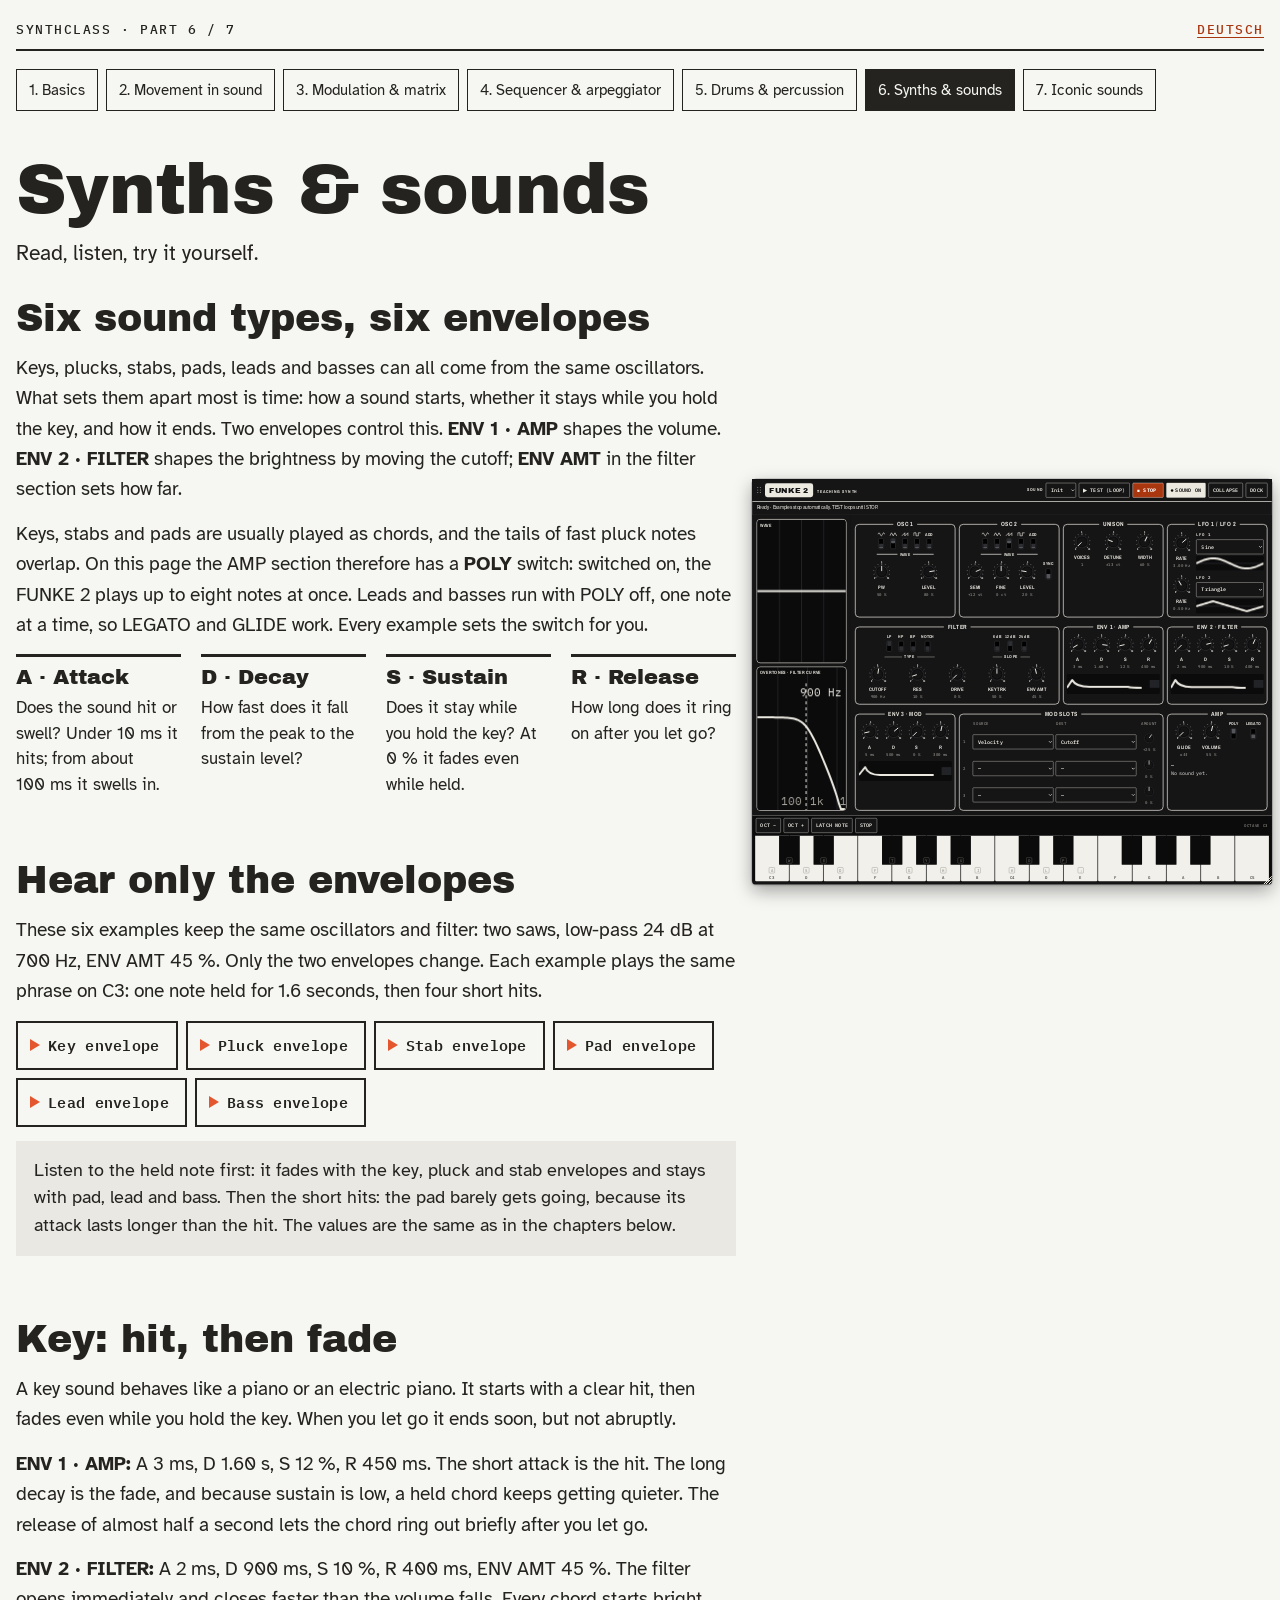
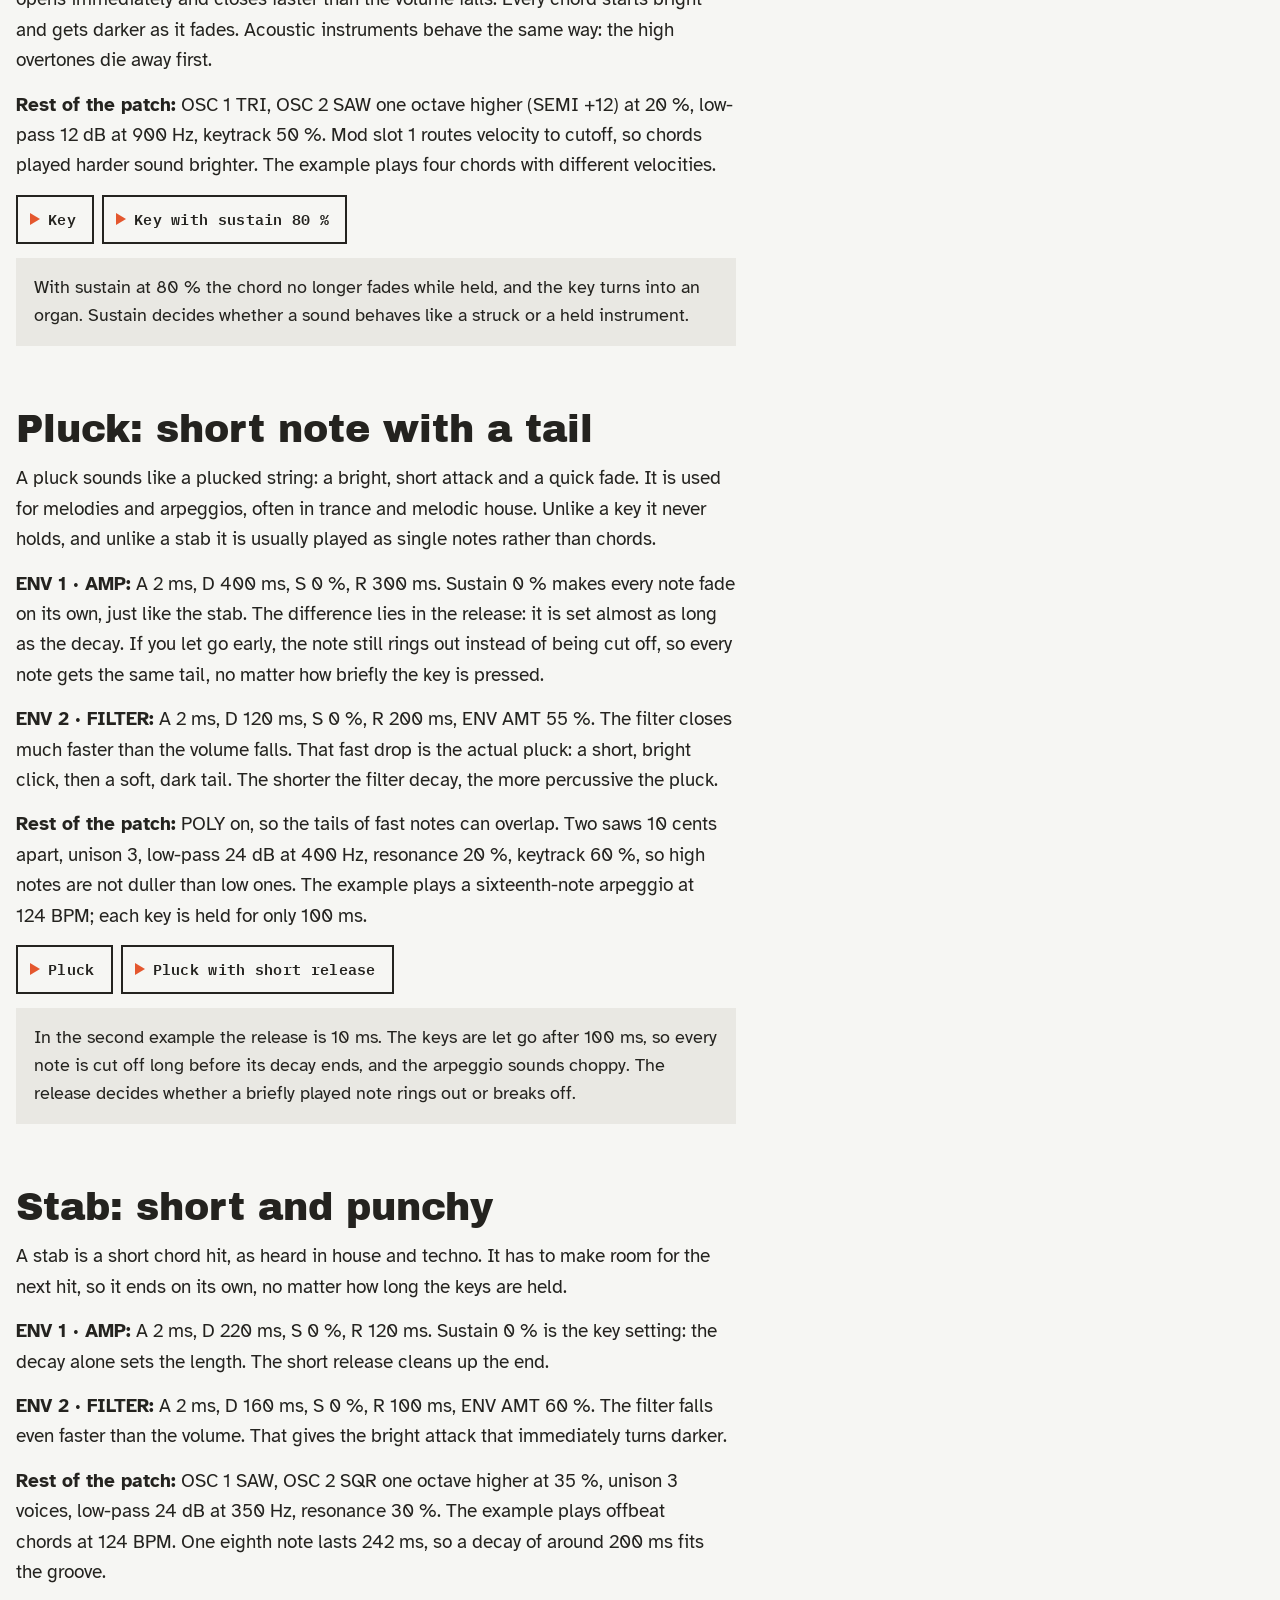
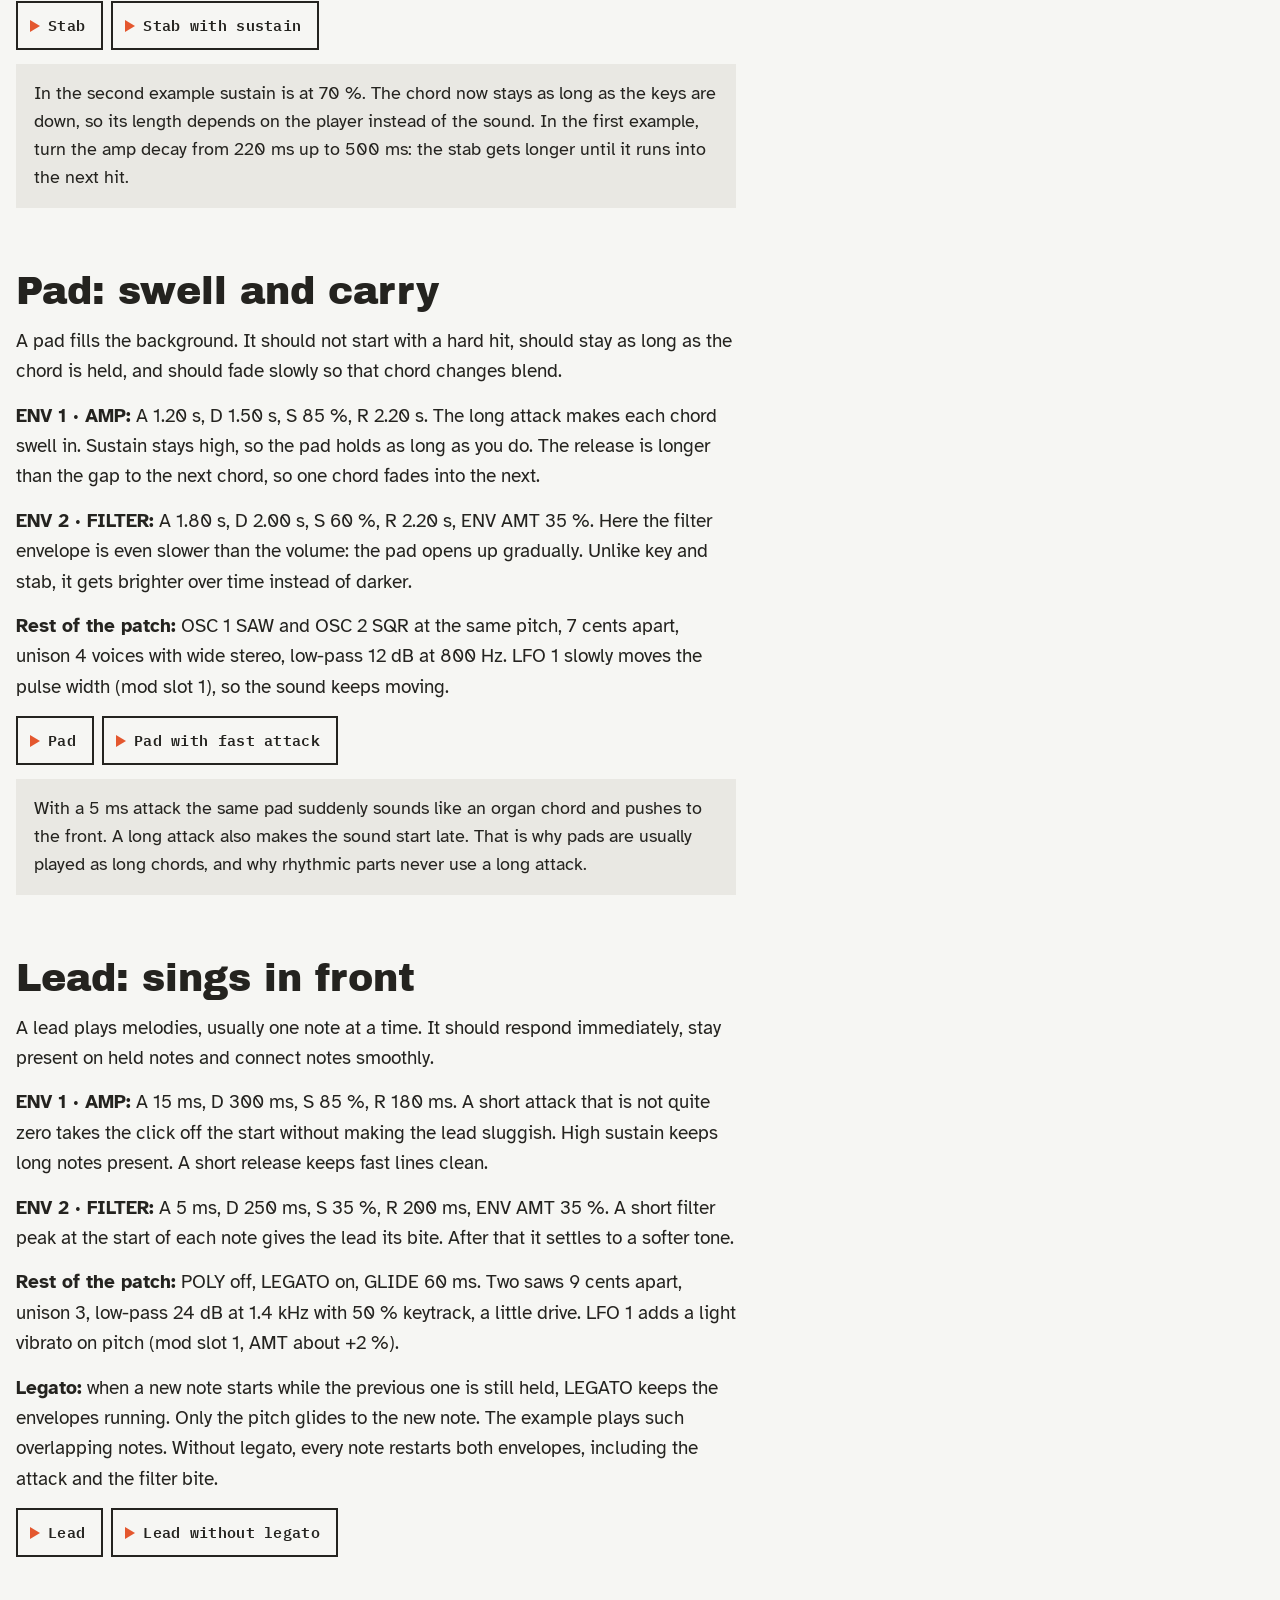
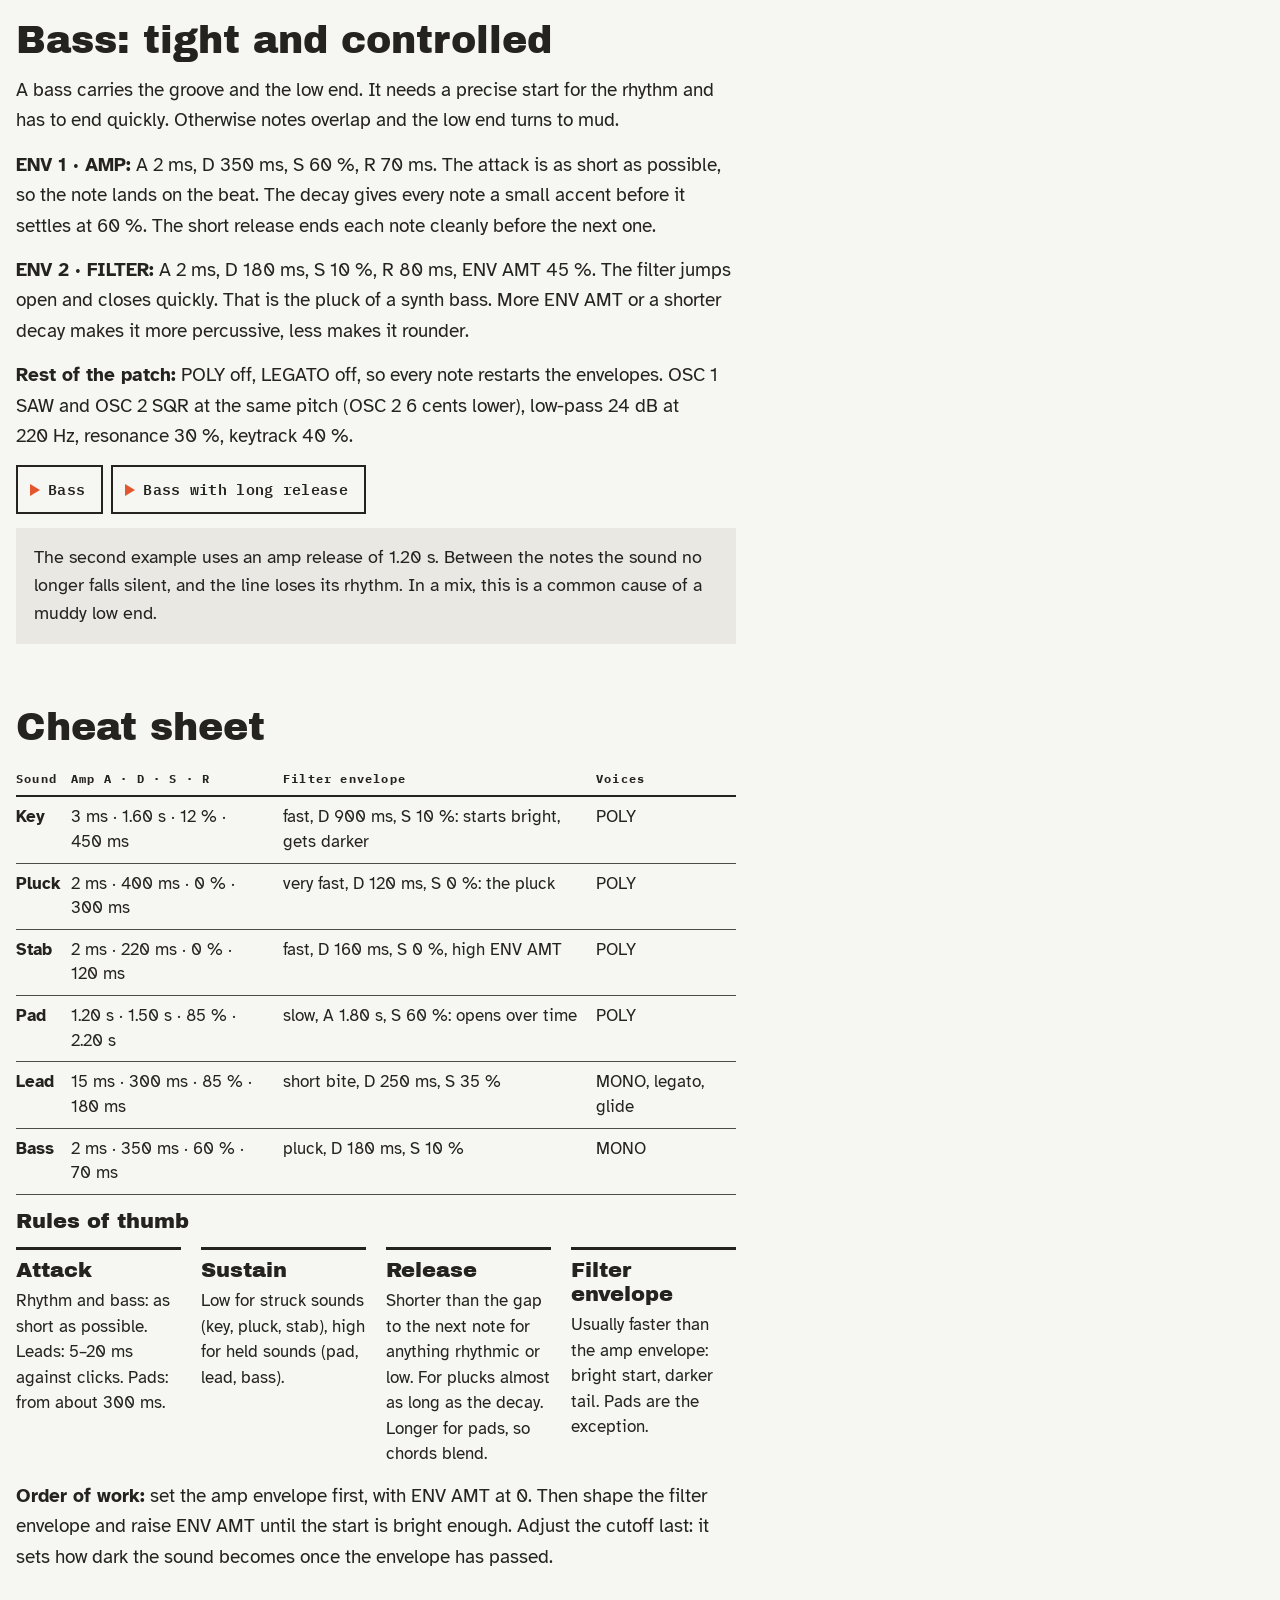
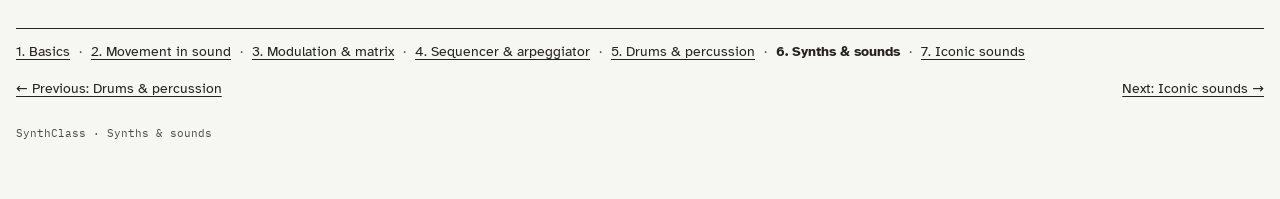
<file: sounds.html>
<!doctype html>
<html lang="en">
<head>
<meta charset="utf-8">
<meta name="viewport" content="width=device-width, initial-scale=1, viewport-fit=cover">
<title>SynthClass · 6. Synths & sounds</title>
<link rel="stylesheet" href="https://fonts.googleapis.com/css2?family=Archivo+Black&family=Atkinson+Hyperlegible:ital,wght@0,400;0,700;1,400&family=IBM+Plex+Mono:wght@400;500;600&family=Archivo+Narrow:wght@600;700&display=swap">
<style>
/* Layout: Lehrtext links zum Lesen, spielbarer Synth rechts klebend daneben; mobil steht der Synth oben. */
:root{
  --paper:#F6F6F3; --ink:#24231F; --muted:#4D4B45; --surface:#E9E8E3; --rule:#24231F;
  --accent:#E4572E; --accent-ink:#A8360F; --blue:#1F4FBF;
  --note-dark-bg:#2C2D30; --note-dark-fg:#F1EFE9;
  --panel:#24262A; --panel-2:#2D2F34; --panel-line:#3A3C42; --panel-edge:#15161A;
  --panel-text:#F5F3EE; --panel-label:#DAD7CF; --panel-dim:#B0ACA3; --panel-accent:#FFA27A; --panel-print:#E6E1D3;
  --knob-face:#33353A; --knob-track:#4A4C53; --led-off:#4A4C53; --led-on:#FF6A3D;
  --scope-bg:#17181B; --scope-grid:#2C2E33; --scope-line:#FF7A50; --curve:#9DB4F0; --spec:#5A5D65;
  --key-white:#ECEAE3; --key-white-ink:#55534D; --key-black:#141416; --key-bed:#0E0F11; --key-down:#FF6A3D;
  --f-display:'Archivo Black','Arial Black',Impact,sans-serif;
  --f-body:'Atkinson Hyperlegible',system-ui,-apple-system,'Segoe UI',sans-serif;
  --f-mono:'IBM Plex Mono',ui-monospace,'SFMono-Regular',Menlo,Consolas,monospace;
}
@media (prefers-color-scheme: dark){
  :root:not([data-theme="light"]){
    --paper:#1B1C1F; --ink:#E7E5DF; --muted:#BAB6AD; --surface:#26272B; --rule:#E7E5DF;
    --accent:#F0703F; --accent-ink:#FF9B70; --blue:#9DB4F0; --panel-edge:#45474D;
    --note-dark-bg:#33353A; --note-dark-fg:#F1EFE9; color-scheme:dark;
  }
}
:root[data-theme="dark"]{
  --paper:#1B1C1F; --ink:#E7E5DF; --muted:#BAB6AD; --surface:#26272B; --rule:#E7E5DF;
  --accent:#F0703F; --accent-ink:#FF9B70; --blue:#9DB4F0; --panel-edge:#45474D;
  --note-dark-bg:#33353A; --note-dark-fg:#F1EFE9; color-scheme:dark;
}
*{box-sizing:border-box}
body{background:var(--paper);color:var(--ink);font-family:var(--f-body);font-size:19px;line-height:1.6;
  padding-left:max(16px,env(safe-area-inset-left,0px));padding-right:max(16px,env(safe-area-inset-right,0px));padding-block:0 56px}
.page{max-width:1380px;margin:0 auto}
.top{display:flex;justify-content:space-between;align-items:baseline;gap:8px 16px;flex-wrap:wrap;border-bottom:2px solid var(--rule);padding:20px 0 8px;font-family:var(--f-mono);font-size:13px;letter-spacing:.12em;font-weight:500;text-transform:uppercase}
.hero{padding:28px 0 28px;display:flex;flex-direction:column;gap:14px;max-width:780px}
h1{font-family:var(--f-display);font-weight:400;font-size:clamp(38px,6.2vw,70px);line-height:.95;letter-spacing:-.01em;margin:0;text-wrap:balance}
.lead{font-size:21px;max-width:680px;margin:0}
.layout{display:grid;grid-template-columns:minmax(0,1fr);gap:40px}
.synth-col{order:-1;min-width:0}
@media (min-width:1100px){
  body:not(.is-floating) .layout{grid-template-columns:minmax(0,1fr) 620px;align-items:start}
  body:not(.is-floating) .synth-col{order:0;position:sticky;top:calc(env(safe-area-inset-top,0px) + 16px);max-height:calc(100vh - 32px);overflow:auto}
}
body.is-floating .synth-col{display:none}
.synth.floating{position:fixed;z-index:30;width:1240px;transform-origin:0 0;transform:scale(var(--s,1));overflow:visible;box-shadow:0 18px 50px rgba(0,0,0,.35),0 2px 6px rgba(0,0,0,.25)}
.synth.floating .s-head{cursor:grab;position:sticky;top:0;z-index:2}
.synth.floating.dragging .s-head{cursor:grabbing}
.synth.dragging{user-select:none;-webkit-user-select:none}
.grip{display:none;width:14px;height:22px;flex-shrink:0;align-self:center;background-image:radial-gradient(circle,var(--panel-dim) 1.6px,transparent 1.8px);background-size:7px 7px}
.synth.floating .grip{display:block}
.synth.min .secs,.synth.min .kbd{display:none}
.rz{display:none;position:absolute;right:0;bottom:0;width:26px;height:26px;cursor:nwse-resize;touch-action:none;z-index:3;
  background:linear-gradient(135deg,transparent 0 52%,var(--panel-label) 52% 57%,transparent 57% 67%,var(--panel-label) 67% 72%,transparent 72% 82%,var(--panel-label) 82% 87%,transparent 87%)}
.synth.floating .rz{display:block}
.synth.min .s-head{border-bottom:0}
@media (max-width:899px){#dock{display:none}}
/* Breites Fenster: Bildschirme links, Sektionen 3 x 2, flache Tastatur */
@container synth (min-width:1000px){
  .s-main{display:grid;grid-template-columns:minmax(260px,300px) minmax(0,1fr)}
  .synth.min .s-main{display:block}
  .synth.min .s-main .screens{grid-template-columns:1fr 1fr;grid-template-rows:auto;border-right:0}
  .synth.min .s-main .screen{min-height:0}
  .synth.min .s-main .screen canvas{position:static;height:150px}
  .s-main .screens{grid-template-columns:1fr;grid-template-rows:1fr 1fr;border-right:1px solid var(--panel-line)}
  .s-main .screen{min-height:150px}
  .s-main .screen canvas{position:absolute;inset:0;height:100%}
  .s-main .secs{grid-template-columns:repeat(3,minmax(0,1fr));border-top:0}
  .ctl{width:60px}
  .knobs{gap:6px}
  .s-main .sec{padding:18px 10px 10px;gap:10px}
  .keys{height:104px}
  .kbar{padding:6px 10px}
}
.text{display:flex;flex-direction:column;gap:64px;min-width:0;max-width:720px}
.chapter{display:flex;flex-direction:column;gap:14px;scroll-margin-top:24px}
.kicker{font-family:var(--f-mono);font-size:13px;letter-spacing:.14em;font-weight:600;color:var(--accent-ink);text-transform:uppercase}
h2{font-family:var(--f-display);font-weight:400;font-size:38px;line-height:1.05;margin:0;text-wrap:balance}
h3{font-family:var(--f-display);font-weight:400;font-size:21px;line-height:1.15;margin:0}
p{margin:0;text-wrap:pretty}
b{font-weight:700}
.howto{background:var(--surface);padding:16px 18px;display:grid;grid-template-columns:repeat(auto-fit,minmax(180px,1fr));gap:14px 22px;font-size:17px;line-height:1.5}
.howto div{display:flex;flex-direction:column;gap:2px}
.howto .k{font-family:var(--f-mono);font-size:13px;font-weight:600;letter-spacing:.1em;color:var(--accent-ink)}
.tries{display:flex;flex-wrap:wrap;gap:8px}
.try{font-family:var(--f-mono);font-size:15px;font-weight:600;letter-spacing:.02em;padding:10px 16px 10px 12px;min-height:48px;border:2px solid var(--ink);background:var(--paper);color:var(--ink);cursor:pointer;display:inline-flex;align-items:center;gap:8px;border-radius:0}
.try::before{content:"";width:0;height:0;border-left:10px solid var(--accent);border-top:6px solid transparent;border-bottom:6px solid transparent}
.try:hover{background:var(--surface)}
.try.on{background:var(--ink);color:var(--paper)}
.try:focus-visible,.pbtn:focus-visible,.sw button:focus-visible,.key:focus-visible,select:focus-visible{outline:3px solid var(--accent);outline-offset:2px}
.defs{display:grid;grid-template-columns:repeat(auto-fit,minmax(210px,1fr));gap:20px}
.def{border-top:3px solid var(--ink);padding-top:8px;display:flex;flex-direction:column;gap:6px;font-size:17px;line-height:1.5;min-width:0}
.def .head{display:flex;justify-content:space-between;align-items:baseline;gap:8px}
.def .tag{font-family:var(--f-mono);font-size:12px;font-weight:600;color:var(--accent-ink);letter-spacing:.06em}
.def .use{color:var(--muted);font-size:16px}
.note{background:var(--surface);padding:16px 18px;font-size:18px;line-height:1.55}
.note.dark{background:var(--note-dark-bg);color:var(--note-dark-fg)}
.chain{display:flex;flex-wrap:wrap;align-items:stretch;gap:6px}
.chain .box{border:2px solid var(--ink);padding:8px 12px;display:flex;flex-direction:column;gap:2px;min-width:0;flex:1 1 120px}
.chain .box .t{font-family:var(--f-display);font-size:19px}
.chain .box .s{font-size:16px;color:var(--muted);line-height:1.4}
.chain .arr{align-self:center;font-family:var(--f-mono);font-weight:600}
.chain .box.helper{border-style:dashed;border-color:var(--accent)}
.chain .box.ear{background:var(--ink);color:var(--paper)}
.chain .box.ear .s{color:var(--paper);opacity:.8}
.tablewrap{overflow-x:auto}
table{border-collapse:collapse;width:100%;min-width:560px;font-size:17px;line-height:1.45}
th{font-family:var(--f-mono);font-size:12px;letter-spacing:.1em;text-align:left;padding:8px 10px 8px 0;border-bottom:2px solid var(--rule)}
td{padding:8px 10px 8px 0;border-bottom:1px solid var(--muted);vertical-align:top}
td:first-child{font-weight:700;white-space:nowrap}
.recipes{display:grid;grid-template-columns:repeat(auto-fit,minmax(190px,1fr));gap:12px}
.recipe{background:var(--surface);border-top:4px solid var(--ink);padding:12px 14px 14px;display:flex;flex-direction:column;gap:8px;font-size:16px;line-height:1.4}
.recipe .row{display:flex;gap:8px}
.recipe .row span:first-child{width:64px;flex-shrink:0;font-family:var(--f-mono);font-size:12px;font-weight:600;color:var(--accent-ink);padding-top:2px}
.recipe .try{margin-top:6px;align-self:flex-start}
footer.foot{margin-top:56px;border-top:1px solid var(--rule);padding-top:10px;font-family:var(--f-mono);font-size:13px;color:var(--muted);display:flex;justify-content:space-between;gap:8px 16px;flex-wrap:wrap}

/* --- Synth panel (Hardware, immer dunkel) --- */
.synth{background:var(--panel);color:var(--panel-text);border:1px solid var(--panel-edge);border-radius:10px;overflow:hidden;container-type:inline-size;container-name:synth}
.krow{display:flex;gap:10px;align-items:center}
.krow .mini{flex:1;min-width:90px;height:62px}
.s-head{display:flex;align-items:center;justify-content:space-between;gap:10px;padding:10px 12px;background:var(--panel-2);border-bottom:1px solid var(--panel-line);flex-wrap:wrap}
.brand{display:flex;align-items:baseline;gap:10px}
.brand .n{font-family:var(--f-display);font-size:21px;letter-spacing:.08em}
.brand .d{font-family:var(--f-mono);font-size:11px;letter-spacing:.16em;color:var(--panel-dim)}
.s-head .ctrls{display:flex;gap:8px;align-items:center;flex-wrap:wrap}
.pbtn{font-family:var(--f-mono);font-size:13px;font-weight:600;letter-spacing:.08em;background:var(--panel);color:var(--panel-text);border:1px solid var(--panel-line);padding:8px 12px;min-height:42px;cursor:pointer;border-radius:4px;display:inline-flex;align-items:center;gap:6px}
.pbtn:hover{border-color:var(--panel-dim)}
.pbtn[aria-pressed="true"]{background:var(--led-on);color:var(--key-black);border-color:var(--led-on)}
.pbtn.power{background:var(--led-on);color:var(--key-black);border-color:var(--led-on)}
.pbtn.power[aria-pressed="true"]{background:var(--panel);color:var(--panel-text);border-color:var(--panel-line)}
.pbtn .dot{width:7px;height:7px;border-radius:50%;background:currentColor}
.synth select{font-family:var(--f-mono);font-size:13px;font-weight:600;letter-spacing:.06em;background:var(--panel);color:var(--panel-text);border:1px solid var(--panel-line);border-radius:4px;min-height:42px;padding:0 10px}
.screens{display:grid;grid-template-columns:1fr 1fr;gap:1px;background:var(--panel-line)}
@media (max-width:480px){.screens{grid-template-columns:1fr}}
.screen{background:var(--scope-bg);position:relative;min-width:0}
.screen canvas{display:block;width:100%;height:140px}
.screen .lbl{position:absolute;left:8px;top:6px;font-family:var(--f-mono);font-size:11px;letter-spacing:.14em;color:var(--panel-dim);pointer-events:none}
.secs{display:grid;grid-template-columns:repeat(auto-fit,minmax(280px,1fr));gap:22px 10px;padding:22px 12px 12px;background:var(--panel);border-top:1px solid var(--panel-line)}
.sec{border:1.5px solid var(--panel-print);border-radius:6px;padding:18px 12px 12px;display:flex;flex-direction:column;gap:12px;min-width:0}
.sec-name{align-self:flex-start;margin-top:-30px;background:var(--panel-print);color:var(--panel);font-family:var(--f-mono);font-weight:700;font-size:12px;line-height:1.3;letter-spacing:.14em;padding:3px 9px;border-radius:3px}
.swrow{display:flex;gap:6px 14px;flex-wrap:wrap;align-items:flex-start}
.swgrp{display:flex;flex-direction:column;gap:2px;border-radius:4px}
.swgrp .cap{font-family:var(--f-mono);font-size:10px;letter-spacing:.14em;color:var(--panel-dim);padding-left:4px}
.swgrp.hi{box-shadow:0 0 0 2px var(--led-on)}
.sw{display:flex;flex-wrap:wrap;gap:2px}
.sw button{background:none;border:0;padding:6px 6px 6px 5px;display:flex;flex-direction:row;align-items:center;gap:5px;cursor:pointer;color:var(--panel-label);font-family:var(--f-mono);font-size:12px;min-height:34px;border-radius:3px;white-space:nowrap}
.sw button:hover{background:var(--panel-2)}
.sw button .led{flex-shrink:0;width:9px;height:9px;border-radius:50%;background:var(--led-off)}
.sw button[aria-checked="true"]{color:var(--panel-text)}
.sw button[aria-checked="true"] .led{background:var(--led-on);box-shadow:0 0 6px var(--led-on)}
.knobs{display:flex;flex-wrap:wrap;gap:8px 8px}
.ctl{display:flex;flex-direction:column;align-items:center;gap:2px;width:64px}
.knob{width:54px;height:54px;touch-action:none;cursor:ns-resize;border-radius:50%;display:block}
.knob:focus-visible{outline:2px solid var(--led-on);outline-offset:2px}
.ctl .l{font-family:var(--f-mono);font-size:12px;letter-spacing:.06em;color:var(--panel-label);margin-top:4px}
.ctl .v{font-family:var(--f-mono);font-size:11px;color:var(--panel-dim);font-variant-numeric:tabular-nums;white-space:nowrap}
.ctl.hi .l{color:var(--led-on)}
.ctl.hi .knob{box-shadow:0 0 0 3px var(--led-on)}
.mini{display:block;width:100%;height:56px;background:var(--scope-bg);border-radius:3px}
.readout{font-family:var(--f-mono);font-size:14px;line-height:1.5;color:var(--panel-label);font-variant-numeric:tabular-nums}
.readout b{color:var(--panel-text);font-weight:600}
.kbd{background:var(--key-bed);border-top:1px solid var(--panel-line)}
.kbar{display:flex;align-items:center;gap:8px;flex-wrap:wrap;padding:8px 10px}
.kbar .hint{font-family:var(--f-mono);font-size:12px;color:var(--panel-dim);letter-spacing:.06em;margin-left:auto}
.keys{position:relative;height:130px;margin:0 8px 8px;display:flex;gap:2px;touch-action:none;user-select:none;-webkit-user-select:none}
.key{border:0;padding:0;cursor:pointer;font-family:var(--f-mono);font-size:12px;display:flex;flex-direction:column;align-items:center;justify-content:flex-end;gap:5px}
.key .kc{font-size:10px;line-height:15px;min-width:17px;padding:0 3px;border:1px solid currentColor;border-radius:3px;opacity:.7;text-align:center}
.key .nn{font-weight:600;line-height:1}
.key.w{flex:1;background:var(--key-white);color:var(--key-white-ink);border-radius:0 0 3px 3px;padding-bottom:6px;min-width:0}
.key.b{position:absolute;top:0;height:64%;background:var(--key-black);color:var(--panel-dim);border-radius:0 0 2px 2px;padding-bottom:4px;z-index:1}
.key.down{background:var(--key-down);color:var(--key-black)}
.toplinks{display:flex;gap:8px 20px;flex-wrap:wrap}
.top a{color:var(--accent-ink);text-decoration:underline;text-underline-offset:3px}
.navlink{font-family:var(--f-mono);font-size:14px;font-weight:600;color:var(--accent-ink)}
.toast{position:fixed;left:max(16px,env(safe-area-inset-left,0px));right:max(16px,env(safe-area-inset-right,0px));bottom:calc(16px + env(safe-area-inset-bottom,0px));z-index:20;background:var(--panel);color:var(--panel-text);border:1px solid var(--panel-line);padding:10px 12px;display:flex;align-items:center;gap:12px;justify-content:space-between;font-size:17px;max-width:620px;margin:0 auto}
@media (prefers-reduced-motion: reduce){*{scroll-behavior:auto!important}}
/* --- Siebdruck-Look: schwarze Platte, weißer Aufdruck, schwarze Knöpfe --- */
:root{
  --panel:#111214; --panel-2:#111214; --panel-line:#2A2B2F; --panel-edge:#000000;
  --panel-print:#ECE9E1; --panel-label:#ECE9E1; --panel-text:#ECE9E1; --panel-dim:#A9A69E; --panel-accent:#ECE9E1;
  --knob-face:#0B0B0C; --knob-skirt:#26272B; --knob-track:#34363B; --knob-arc:#ECE9E1;
  --led-off:#3A2A24; --scope-bg:#0B0B0C; --scope-grid:#222327;
  --key-white:#F2F0EA; --key-black:#0B0B0C; --key-bed:#0B0B0C;
}
.synth{background:var(--panel)}
.s-head{background:var(--panel);border-bottom:1.5px solid var(--panel-print)}
.brand .n{color:var(--panel-print);letter-spacing:.14em}
.secs,.s-main .secs{background:var(--panel)}
.sec-name{background:var(--panel);color:var(--panel-print);padding:2px 8px;margin-left:-4px}
.sub-name{color:var(--panel-print)}
.screens{gap:10px;padding:12px;background:var(--panel)}
.s-main .screens{border-right:0}
.screen{border:1.5px solid var(--panel-print);border-radius:4px;overflow:hidden}
.pbtn,.sw button,.tog,.synth select,.psel{background:var(--panel);border:1.5px solid var(--panel-print);color:var(--panel-print);box-shadow:none;border-radius:3px}
.pbtn:hover,.sw button:hover,.tog:hover{background:var(--panel-line)}
.sw{gap:6px}
.sw button{color:var(--panel-dim)}
.sw button[aria-checked="true"],.tog[aria-pressed="true"]{color:var(--panel-print)}
.pbtn[aria-pressed="true"]{background:var(--panel-print);color:var(--panel);border-color:var(--panel-print)}
.pbtn.power{background:var(--led-on);color:var(--key-black);border-color:var(--led-on)}
.pbtn.power[aria-pressed="true"]{background:var(--panel);color:var(--panel-print);border-color:var(--panel-print)}
.ctl .l{color:var(--panel-print)}
.kbd{background:var(--key-bed);border-top:1.5px solid var(--panel-print)}
.key.w{background:var(--key-white)}
.key.down,.key.w.down,.key.b.down{background:var(--key-down);color:var(--key-black)}

/* --- Frontplatten-Look: Siebdruck, Skalen, Schiebeschalter --- */
:root{--led-on:#ECE9E1;--key-down:#A8A49B;--scope-line:#ECE9E1;--curve:#ECE9E1;--spec:#3A3B40;--f-narrow:'Archivo Narrow','Arial Narrow',sans-serif;--panel:#151516;--panel-2:#151516;--knob-face:#141415;--knob-skirt:#0C0C0D;--knob-knurl:#5A5B60;--slot:#000000;--slot-edge:#55565B;--thumb-a:#2E2F33;--thumb-b:#55565B}
.synth{background:var(--panel)}
.sec{border:2px solid var(--panel-print);border-radius:12px;padding:20px 12px 12px}
.s-main .sec{padding:20px 10px 10px}
.secs{gap:26px 10px;padding:26px 12px 12px}
.sec-name{align-self:center;margin-top:-33px;margin-left:0;padding:0 10px;background:var(--panel);color:var(--panel-print);font-family:var(--f-narrow);font-weight:700;font-size:17px;letter-spacing:.06em;line-height:1.3;border-radius:0}
.sec-head{justify-content:center;margin-top:-33px}
.sub-name{font-family:var(--f-narrow);font-weight:700;font-size:13px;letter-spacing:.06em}
.brand .n{background:var(--panel-print);color:var(--panel);padding:3px 12px 2px;border-radius:7px;font-size:22px;letter-spacing:.04em}
.brand .d{font-family:var(--f-narrow);font-weight:700;font-size:12px;color:var(--panel-print)}
.s-head{border-bottom:2px solid var(--panel-print)}
.knobs{gap:6px 4px;justify-content:space-around}
.ctl{width:64px}
.knob{width:60px;height:60px;overflow:visible;border-radius:50%}
.knob .num{font-family:var(--f-narrow);font-weight:700;font-size:7.6px;fill:var(--panel-print)}
.knob .hl{opacity:0}
.ctl.hi .knob{box-shadow:none}
.ctl.hi .knob .hl{opacity:1}
.ctl.hi .l{background:var(--panel-print);color:var(--panel);padding:0 5px;border-radius:2px}
.ctl .l{font-family:var(--f-narrow);font-weight:700;font-size:14px;letter-spacing:.04em;margin-top:0;color:var(--panel-print)}
.ctl .v{font-size:11px}
.swrow{gap:8px 18px;justify-content:space-around}
.swgrp{flex-direction:column-reverse;align-items:stretch;gap:4px}
.swgrp .cap{display:flex;align-items:center;gap:6px;font-family:var(--f-narrow);font-weight:700;font-size:12px;letter-spacing:.08em;color:var(--panel-print);padding:0}
.swgrp .cap::before,.swgrp .cap::after{content:"";flex:1;height:1.5px;background:var(--panel-print);min-width:6px}
.swgrp.hi{box-shadow:none}
.swgrp.hi .slot{border-color:var(--led-on);box-shadow:0 0 0 2px var(--led-on)}
.sw{gap:8px;justify-content:center;flex-wrap:wrap}
.sw button,.tog{background:none!important;border:0!important;box-shadow:none!important;transform:none!important;padding:2px!important;min-height:0;min-width:26px;display:flex;flex-direction:column;align-items:center;gap:5px;color:var(--panel-print);cursor:pointer}
.sw button .sl,.tog .sl{font-family:var(--f-narrow);font-weight:700;font-size:12px;letter-spacing:.03em;line-height:13px;white-space:nowrap}
.glyph{width:22px;height:13px;display:block}
.slot{display:block;position:relative;width:15px;height:30px;background:var(--slot);border:1px solid var(--slot-edge);border-radius:3px}
.thumb{position:absolute;left:1px;right:1px;bottom:1px;height:13px;border-radius:2px;background:repeating-linear-gradient(0deg,var(--thumb-a) 0 2px,var(--thumb-b) 2px 3px)}
[aria-checked="true"] .thumb,[aria-pressed="true"] .thumb{bottom:15px}
.sw button:hover .slot,.tog:hover .slot{border-color:var(--panel-print)}
.sw button:focus-visible .slot,.tog:focus-visible .slot{outline:2px solid var(--led-on);outline-offset:2px}
.tog.hi .slot{border-color:var(--led-on);box-shadow:0 0 0 2px var(--led-on)}
.screen{border:2px solid var(--panel-print);border-radius:10px}
.screen .lbl{font-family:var(--f-narrow);font-weight:700;font-size:13px;color:var(--panel-print);letter-spacing:.06em}


/* --- Seite 2 --- */
.top a{color:var(--accent-ink);text-decoration:underline;text-underline-offset:3px}
.navlink{font-family:var(--f-mono);font-size:14px;font-weight:600;color:var(--accent-ink)}
.synth.floating{width:1480px}
.sec.span2{grid-column:span 1}
.sec-head{display:flex;justify-content:center;align-items:center;gap:8px;margin-top:-33px}
.sec-head .sec-name{margin-top:0}
.sub-name{font-family:var(--f-mono);font-weight:600;font-size:11px;letter-spacing:.14em;color:var(--panel-accent)}
.tog{background:var(--panel);border:1px solid var(--panel-line);border-radius:3px;color:var(--panel-label);font-family:var(--f-mono);font-size:11px;font-weight:600;letter-spacing:.08em;padding:4px 8px 4px 6px;min-height:30px;display:inline-flex;align-items:center;gap:6px;cursor:pointer}
.tog .led{width:9px;height:9px;border-radius:50%;background:var(--led-off)}
.tog[aria-pressed="true"]{color:var(--panel-text)}
.tog[aria-pressed="true"] .led{background:var(--led-on);box-shadow:0 0 6px var(--led-on)}
.tog.hi{box-shadow:0 0 0 2px var(--led-on)}
.psel{font-family:var(--f-mono);font-size:12px;font-weight:600;background:var(--panel-2);color:var(--panel-text);border:1px solid var(--panel-line);border-radius:4px;min-height:34px;padding:0 6px;max-width:100%}
.selw{display:flex;flex-direction:column;gap:2px;min-width:0}
.selw .cap{font-family:var(--f-mono);font-size:10px;letter-spacing:.14em;color:var(--panel-dim)}
.selw.hi .psel{box-shadow:0 0 0 2px var(--led-on)}
.lforow{display:grid;grid-template-columns:auto minmax(0,1fr);gap:4px 10px;align-items:center}
.lforow .side{display:flex;flex-direction:column;gap:6px;min-width:0}
.lforow .mini{height:40px}
.mrow{display:grid;grid-template-columns:22px minmax(0,1fr) minmax(0,1fr) 60px;gap:8px;align-items:center}
.mrow .nr{font-family:var(--f-mono);font-size:12px;color:var(--panel-dim)}
.mrow .ctl{width:60px}
.mrow .ctl .l{display:none}
.mhead{display:grid;grid-template-columns:22px minmax(0,1fr) minmax(0,1fr) 60px;gap:8px;font-family:var(--f-mono);font-size:10px;letter-spacing:.14em;color:var(--panel-dim)}
.mhead span:last-child{text-align:center}
@container synth (min-width:1000px){
  .sec.span2{grid-column:span 2}
}
@container synth (min-width:1150px){
  .s-main .secs{grid-template-columns:repeat(4,minmax(0,1fr))}
  .s-main{grid-template-columns:minmax(240px,280px) minmax(0,1fr)}
  .ctl{width:62px}
  .s-main .sec{padding:20px 9px 10px}
  .sw button{padding:6px 4px}
  .mrow .knob{width:46px;height:46px}
  .mrow .knob .num,.mrow .knob .tick{display:none}
  .mrow{gap:6px}
}
/* Obertöne-Editor */
.harm{background:var(--panel);color:var(--panel-text);border-radius:8px;padding:14px;display:flex;flex-direction:column;gap:12px}
.harm .row{display:grid;grid-template-columns:minmax(0,3fr) minmax(0,2fr);gap:12px}
@media (max-width:600px){.harm .row{grid-template-columns:1fr}}
.harm canvas{display:block;width:100%;height:190px;background:var(--scope-bg);border-radius:4px;touch-action:none}
.harm canvas.bars{cursor:ns-resize}
.harm .lbl{font-family:var(--f-mono);font-size:11px;letter-spacing:.12em;color:var(--panel-dim)}
.harm .cell{display:flex;flex-direction:column;gap:6px;min-width:0}
.harm .hint{font-size:15px;color:var(--panel-label);line-height:1.45}
</style>
<style>:root{padding-top:env(safe-area-inset-top,0px);padding-bottom:env(safe-area-inset-bottom,0px)}body{margin:0}[hidden]{display:none!important}img{max-width:100%}</style>
<link rel="stylesheet" href="course.css?v=429349cc2f">
</head>
<body data-course="6">
<div class="page">
  <div class="top"><div>SynthClass · Part 6 / 7</div><a href="de/sounds.html" hreflang="de">Deutsch</a></div><nav aria-label="Course pages" class="course-nav"><a href="index.html">1. Basics</a><a href="advanced.html">2. Movement in sound</a><a href="modulation.html">3. Modulation & matrix</a><a href="sequencer.html">4. Sequencer & arpeggiator</a><a href="drums.html">5. Drums & percussion</a><a href="sounds.html" aria-current="page">6. Synths & sounds</a><a href="iconic.html">7. Iconic sounds</a></nav><header class="hero"><h1>Synths & sounds</h1><p class="lead">Read, listen, try it yourself.</p></header>

  <div class="layout">
    <main class="text"><section class="chapter" id="start"><h2>Six sound types, six envelopes</h2><p>Keys, plucks, stabs, pads, leads and basses can all come from the same oscillators. What sets them apart most is time: how a sound starts, whether it stays while you hold the key, and how it ends. Two envelopes control this. <b>ENV 1 · AMP</b> shapes the volume. <b>ENV 2 · FILTER</b> shapes the brightness by moving the cutoff; <b>ENV AMT</b> in the filter section sets how far.</p><p>Keys, stabs and pads are usually played as chords, and the tails of fast pluck notes overlap. On this page the AMP section therefore has a <b>POLY</b> switch: switched on, the FUNKE 2 plays up to eight notes at once. Leads and basses run with POLY off, one note at a time, so LEGATO and GLIDE work. Every example sets the switch for you.</p><div class="defs" style="grid-template-columns:repeat(auto-fit,minmax(150px,1fr))"><div class="def"><div class="head"><h3>A · Attack</h3></div><p>Does the sound hit or swell? Under 10&nbsp;ms it hits; from about 100&nbsp;ms it swells in.</p></div><div class="def"><div class="head"><h3>D · Decay</h3></div><p>How fast does it fall from the peak to the sustain level?</p></div><div class="def"><div class="head"><h3>S · Sustain</h3></div><p>Does it stay while you hold the key? At 0&nbsp;% it fades even while held.</p></div><div class="def"><div class="head"><h3>R · Release</h3></div><p>How long does it ring on after you let go?</p></div></div></section><section class="chapter" id="compare"><h2>Hear only the envelopes</h2><p>These six examples keep the same oscillators and filter: two saws, low-pass 24&nbsp;dB at 700&nbsp;Hz, ENV AMT 45&nbsp;%. Only the two envelopes change. Each example plays the same phrase on C3: one note held for 1.6 seconds, then four short hits.</p><div class="tries"><button class="try" data-lesson="env_key">Key envelope</button><button class="try" data-lesson="env_pluck">Pluck envelope</button><button class="try" data-lesson="env_stab">Stab envelope</button><button class="try" data-lesson="env_pad">Pad envelope</button><button class="try" data-lesson="env_lead">Lead envelope</button><button class="try" data-lesson="env_bass">Bass envelope</button></div><p class="note">Listen to the held note first: it fades with the key, pluck and stab envelopes and stays with pad, lead and bass. Then the short hits: the pad barely gets going, because its attack lasts longer than the hit. The values are the same as in the chapters below.</p></section><section class="chapter" id="key"><h2>Key: hit, then fade</h2><p>A key sound behaves like a piano or an electric piano. It starts with a clear hit, then fades even while you hold the key. When you let go it ends soon, but not abruptly.</p><p><b>ENV 1 · AMP:</b> A 3&nbsp;ms, D 1.60&nbsp;s, S 12&nbsp;%, R 450&nbsp;ms. The short attack is the hit. The long decay is the fade, and because sustain is low, a held chord keeps getting quieter. The release of almost half a second lets the chord ring out briefly after you let go.</p><p><b>ENV 2 · FILTER:</b> A 2&nbsp;ms, D 900&nbsp;ms, S 10&nbsp;%, R 400&nbsp;ms, ENV AMT 45&nbsp;%. The filter opens immediately and closes faster than the volume falls. Every chord starts bright and gets darker as it fades. Acoustic instruments behave the same way: the high overtones die away first.</p><p><b>Rest of the patch:</b> OSC 1 TRI, OSC 2 SAW one octave higher (SEMI +12) at 20&nbsp;%, low-pass 12&nbsp;dB at 900&nbsp;Hz, keytrack 50&nbsp;%. Mod slot 1 routes velocity to cutoff, so chords played harder sound brighter. The example plays four chords with different velocities.</p><div class="tries"><button class="try" data-lesson="key">Key</button><button class="try" data-lesson="key_organ">Key with sustain 80&nbsp;%</button></div><p class="note">With sustain at 80&nbsp;% the chord no longer fades while held, and the key turns into an organ. Sustain decides whether a sound behaves like a struck or a held instrument.</p></section><section class="chapter" id="pluck"><h2>Pluck: short note with a tail</h2><p>A pluck sounds like a plucked string: a bright, short attack and a quick fade. It is used for melodies and arpeggios, often in trance and melodic house. Unlike a key it never holds, and unlike a stab it is usually played as single notes rather than chords.</p><p><b>ENV 1 · AMP:</b> A 2&nbsp;ms, D 400&nbsp;ms, S 0 %, R 300&nbsp;ms. Sustain 0 % makes every note fade on its own, just like the stab. The difference lies in the release: it is set almost as long as the decay. If you let go early, the note still rings out instead of being cut off, so every note gets the same tail, no matter how briefly the key is pressed.</p><p><b>ENV 2 · FILTER:</b> A 2&nbsp;ms, D 120&nbsp;ms, S 0 %, R 200&nbsp;ms, ENV AMT 55 %. The filter closes much faster than the volume falls. That fast drop is the actual pluck: a short, bright click, then a soft, dark tail. The shorter the filter decay, the more percussive the pluck.</p><p><b>Rest of the patch:</b> POLY on, so the tails of fast notes can overlap. Two saws 10&nbsp;cents apart, unison 3, low-pass 24&nbsp;dB at 400&nbsp;Hz, resonance 20 %, keytrack 60 %, so high notes are not duller than low ones. The example plays a sixteenth-note arpeggio at 124&nbsp;BPM; each key is held for only 100&nbsp;ms.</p><div class="tries"><button class="try" data-lesson="pluck">Pluck</button><button class="try" data-lesson="pluck_dry">Pluck with short release</button></div><p class="note">In the second example the release is 10&nbsp;ms. The keys are let go after 100&nbsp;ms, so every note is cut off long before its decay ends, and the arpeggio sounds choppy. The release decides whether a briefly played note rings out or breaks off.</p></section><section class="chapter" id="stab"><h2>Stab: short and punchy</h2><p>A stab is a short chord hit, as heard in house and techno. It has to make room for the next hit, so it ends on its own, no matter how long the keys are held.</p><p><b>ENV 1 · AMP:</b> A 2&nbsp;ms, D 220&nbsp;ms, S 0&nbsp;%, R 120&nbsp;ms. Sustain 0&nbsp;% is the key setting: the decay alone sets the length. The short release cleans up the end.</p><p><b>ENV 2 · FILTER:</b> A 2&nbsp;ms, D 160&nbsp;ms, S 0&nbsp;%, R 100&nbsp;ms, ENV AMT 60&nbsp;%. The filter falls even faster than the volume. That gives the bright attack that immediately turns darker.</p><p><b>Rest of the patch:</b> OSC 1 SAW, OSC 2 SQR one octave higher at 35&nbsp;%, unison 3 voices, low-pass 24&nbsp;dB at 350&nbsp;Hz, resonance 30&nbsp;%. The example plays offbeat chords at 124&nbsp;BPM. One eighth note lasts 242&nbsp;ms, so a decay of around 200&nbsp;ms fits the groove.</p><div class="tries"><button class="try" data-lesson="stab">Stab</button><button class="try" data-lesson="stab_sus">Stab with sustain</button></div><p class="note">In the second example sustain is at 70&nbsp;%. The chord now stays as long as the keys are down, so its length depends on the player instead of the sound. In the first example, turn the amp decay from 220&nbsp;ms up to 500&nbsp;ms: the stab gets longer until it runs into the next hit.</p></section><section class="chapter" id="pad"><h2>Pad: swell and carry</h2><p>A pad fills the background. It should not start with a hard hit, should stay as long as the chord is held, and should fade slowly so that chord changes blend.</p><p><b>ENV 1 · AMP:</b> A 1.20&nbsp;s, D 1.50&nbsp;s, S 85&nbsp;%, R 2.20&nbsp;s. The long attack makes each chord swell in. Sustain stays high, so the pad holds as long as you do. The release is longer than the gap to the next chord, so one chord fades into the next.</p><p><b>ENV 2 · FILTER:</b> A 1.80&nbsp;s, D 2.00&nbsp;s, S 60&nbsp;%, R 2.20&nbsp;s, ENV AMT 35&nbsp;%. Here the filter envelope is even slower than the volume: the pad opens up gradually. Unlike key and stab, it gets brighter over time instead of darker.</p><p><b>Rest of the patch:</b> OSC 1 SAW and OSC 2 SQR at the same pitch, 7&nbsp;cents apart, unison 4 voices with wide stereo, low-pass 12&nbsp;dB at 800&nbsp;Hz. LFO 1 slowly moves the pulse width (mod slot 1), so the sound keeps moving.</p><div class="tries"><button class="try" data-lesson="pad">Pad</button><button class="try" data-lesson="pad_fast">Pad with fast attack</button></div><p class="note">With a 5&nbsp;ms attack the same pad suddenly sounds like an organ chord and pushes to the front. A long attack also makes the sound start late. That is why pads are usually played as long chords, and why rhythmic parts never use a long attack.</p></section><section class="chapter" id="lead"><h2>Lead: sings in front</h2><p>A lead plays melodies, usually one note at a time. It should respond immediately, stay present on held notes and connect notes smoothly.</p><p><b>ENV 1 · AMP:</b> A 15&nbsp;ms, D 300&nbsp;ms, S 85&nbsp;%, R 180&nbsp;ms. A short attack that is not quite zero takes the click off the start without making the lead sluggish. High sustain keeps long notes present. A short release keeps fast lines clean.</p><p><b>ENV 2 · FILTER:</b> A 5&nbsp;ms, D 250&nbsp;ms, S 35&nbsp;%, R 200&nbsp;ms, ENV AMT 35&nbsp;%. A short filter peak at the start of each note gives the lead its bite. After that it settles to a softer tone.</p><p><b>Rest of the patch:</b> POLY off, LEGATO on, GLIDE 60&nbsp;ms. Two saws 9&nbsp;cents apart, unison 3, low-pass 24&nbsp;dB at 1.4&nbsp;kHz with 50&nbsp;% keytrack, a little drive. LFO 1 adds a light vibrato on pitch (mod slot 1, AMT about +2&nbsp;%).</p><p><b>Legato:</b> when a new note starts while the previous one is still held, LEGATO keeps the envelopes running. Only the pitch glides to the new note. The example plays such overlapping notes. Without legato, every note restarts both envelopes, including the attack and the filter bite.</p><div class="tries"><button class="try" data-lesson="lead">Lead</button><button class="try" data-lesson="lead_noleg">Lead without legato</button></div></section><section class="chapter" id="bass"><h2>Bass: tight and controlled</h2><p>A bass carries the groove and the low end. It needs a precise start for the rhythm and has to end quickly. Otherwise notes overlap and the low end turns to mud.</p><p><b>ENV 1 · AMP:</b> A 2&nbsp;ms, D 350&nbsp;ms, S 60&nbsp;%, R 70&nbsp;ms. The attack is as short as possible, so the note lands on the beat. The decay gives every note a small accent before it settles at 60&nbsp;%. The short release ends each note cleanly before the next one.</p><p><b>ENV 2 · FILTER:</b> A 2&nbsp;ms, D 180&nbsp;ms, S 10&nbsp;%, R 80&nbsp;ms, ENV AMT 45&nbsp;%. The filter jumps open and closes quickly. That is the pluck of a synth bass. More ENV AMT or a shorter decay makes it more percussive, less makes it rounder.</p><p><b>Rest of the patch:</b> POLY off, LEGATO off, so every note restarts the envelopes. OSC 1 SAW and OSC 2 SQR at the same pitch (OSC 2 6&nbsp;cents lower), low-pass 24&nbsp;dB at 220&nbsp;Hz, resonance 30&nbsp;%, keytrack 40&nbsp;%.</p><div class="tries"><button class="try" data-lesson="bass">Bass</button><button class="try" data-lesson="bass_mud">Bass with long release</button></div><p class="note">The second example uses an amp release of 1.20&nbsp;s. Between the notes the sound no longer falls silent, and the line loses its rhythm. In a mix, this is a common cause of a muddy low end.</p></section><section class="chapter" id="cheat"><h2>Cheat sheet</h2><div class="tablewrap"><table><thead><tr><th>Sound</th><th>Amp A · D · S · R</th><th>Filter envelope</th><th>Voices</th></tr></thead><tbody><tr><td>Key</td><td>3&nbsp;ms · 1.60&nbsp;s · 12&nbsp;% · 450&nbsp;ms</td><td>fast, D 900&nbsp;ms, S 10&nbsp;%: starts bright, gets darker</td><td>POLY</td></tr><tr><td>Pluck</td><td>2&nbsp;ms · 400&nbsp;ms · 0 % · 300&nbsp;ms</td><td>very fast, D 120&nbsp;ms, S 0 %: the pluck</td><td>POLY</td></tr><tr><td>Stab</td><td>2&nbsp;ms · 220&nbsp;ms · 0&nbsp;% · 120&nbsp;ms</td><td>fast, D 160&nbsp;ms, S 0&nbsp;%, high ENV AMT</td><td>POLY</td></tr><tr><td>Pad</td><td>1.20&nbsp;s · 1.50&nbsp;s · 85&nbsp;% · 2.20&nbsp;s</td><td>slow, A 1.80&nbsp;s, S 60&nbsp;%: opens over time</td><td>POLY</td></tr><tr><td>Lead</td><td>15&nbsp;ms · 300&nbsp;ms · 85&nbsp;% · 180&nbsp;ms</td><td>short bite, D 250&nbsp;ms, S 35&nbsp;%</td><td>MONO, legato, glide</td></tr><tr><td>Bass</td><td>2&nbsp;ms · 350&nbsp;ms · 60&nbsp;% · 70&nbsp;ms</td><td>pluck, D 180&nbsp;ms, S 10&nbsp;%</td><td>MONO</td></tr></tbody></table></div><h3>Rules of thumb</h3><div class="defs" style="grid-template-columns:repeat(auto-fit,minmax(150px,1fr))"><div class="def"><div class="head"><h3>Attack</h3></div><p>Rhythm and bass: as short as possible. Leads: 5–20&nbsp;ms against clicks. Pads: from about 300&nbsp;ms.</p></div><div class="def"><div class="head"><h3>Sustain</h3></div><p>Low for struck sounds (key, pluck, stab), high for held sounds (pad, lead, bass).</p></div><div class="def"><div class="head"><h3>Release</h3></div><p>Shorter than the gap to the next note for anything rhythmic or low. For plucks almost as long as the decay. Longer for pads, so chords blend.</p></div><div class="def"><div class="head"><h3>Filter envelope</h3></div><p>Usually faster than the amp envelope: bright start, darker tail. Pads are the exception.</p></div></div><p><b>Order of work:</b> set the amp envelope first, with ENV AMT at 0. Then shape the filter envelope and raise ENV AMT until the start is bright enough. Adjust the cutoff last: it sets how dark the sound becomes once the envelope has passed.</p></section></main>

    <aside class="synth-col" aria-label="Playable synthesizer FUNKE 2">
      <div class="synth" id="synth">
        <div class="s-head">
          <div class="brand"><span class="grip" aria-hidden="true" title="Drag to move"></span><span class="n">FUNKE 2</span><span class="d">TEACHING SYNTH</span></div>
          <div class="ctrls">
            <label for="preset" class="brand"><span class="d">SOUND</span></label>
            <select id="preset"><option value="init">Init</option><option value="key">Key</option><option value="pluck">Pluck</option><option value="stab">Stab</option><option value="pad">Pad</option><option value="lead">Lead</option><option value="bass">Bass</option></select>
            <button class="pbtn" id="previewTest" aria-pressed="false">▶ TEST (LOOP)</button><button class="pbtn preview-stop" id="previewStop">■ STOP</button><button class="pbtn power" id="power" aria-pressed="false"><span class="dot"></span><span id="powerLbl">SOUND ON</span></button>
            <button class="pbtn" id="minimize" aria-expanded="true" aria-controls="synth">COLLAPSE</button>
            <button class="pbtn" id="dock">DOCK</button>
          </div>
        </div>
        <p class="playback-status" id="playbackStatus" role="status">Ready · Examples stop automatically. TEST loops until STOP.</p><div class="s-main">
          <div class="screens">
            <div class="screen"><canvas id="scope" aria-label="Oscilloscope"></canvas><span class="lbl">WAVE</span></div>
            <div class="screen"><canvas id="spec" aria-label="Overtones and filter curve"></canvas><span class="lbl">OVERTONES · <span style="color:var(--curve)">FILTER CURVE</span></span></div>
          </div>
          <div class="secs" id="secs"></div>
        </div>
        <div class="kbd">
          <div class="kbar">
            <button class="pbtn" id="octDown" aria-label="Octave down">OCT −</button>
            <button class="pbtn" id="octUp" aria-label="Octave up">OCT +</button>
            <button class="pbtn" id="hold" aria-pressed="false" title="Latch manually played notes until clicked again.">LATCH NOTE</button>
            <button class="pbtn" id="stop">STOP</button>
            <span class="hint" id="octLbl">OCTAVE C3</span>
          </div>
          <div class="keys" id="keys"></div>
        </div>
        <div class="rz" id="rz" title="Drag to scale (double-click: default size)"></div>
      </div>
    </aside>
  </div>

  <footer class="foot course-footer"><nav class="course-bottom" aria-label="Course navigation at the end of the page"><div class="course-bottom-links"><a href="index.html">1. Basics</a> <span aria-hidden="true">·</span> <a href="advanced.html">2. Movement in sound</a> <span aria-hidden="true">·</span> <a href="modulation.html">3. Modulation & matrix</a> <span aria-hidden="true">·</span> <a href="sequencer.html">4. Sequencer & arpeggiator</a> <span aria-hidden="true">·</span> <a href="drums.html">5. Drums & percussion</a> <span aria-hidden="true">·</span> <a href="sounds.html" aria-current="page">6. Synths & sounds</a> <span aria-hidden="true">·</span> <a href="iconic.html">7. Iconic sounds</a></div><div class="course-bottom-adjacent"><a rel="prev" href="drums.html">← Previous: Drums & percussion</a><a rel="next" href="iconic.html">Next: Iconic sounds →</a></div></nav><small>SynthClass · Synths & sounds</small></footer>
</div>

<div class="toast" id="toast" hidden><span id="toastText">Playing. The controls in the synth are marked.</span><button class="pbtn" id="toastGo">TO THE SYNTH</button></div>

<script>
(function(){
'use strict';
const $=s=>document.querySelector(s);
const pct=v=>Math.round(v*100)+' %';
const bip=v=>(v>0?'+':'')+Math.round(v*100)+' %';
const hz=v=>v<1000?(v<10?v.toFixed(2):v<100?v.toFixed(1):Math.round(v))+' Hz':(v/1000).toFixed(v<10000?2:1)+' kHz';
const sec=v=>v<1?Math.round(v*1000)+' ms':v.toFixed(2)+' s';

// ---------- Parameter ----------
const PARAMS={
  pw:{label:'PW',aria:'Pulse width OSC 1 and 2',min:.05,max:.95,def:.5,fmt:pct},
  l1:{label:'LEVEL',aria:'Level OSC 1',min:0,max:1,def:.8,fmt:pct},
  semi2:{label:'SEMI',aria:'OSC 2 semitones',min:-24,max:24,step:1,def:0,fmt:v=>(v>0?'+':'')+v+' st'},
  fine2:{label:'FINE',aria:'OSC 2 fine tune',min:-50,max:50,step:1,def:0,fmt:v=>(v>0?'+':'')+v+' ct'},
  l2:{label:'LEVEL',aria:'Level OSC 2',min:0,max:1,def:0,fmt:pct},
  voices:{label:'VOICES',aria:'Unison voices',min:1,max:7,step:1,def:1,fmt:v=>String(v)},
  detune:{label:'DETUNE',aria:'Unison detune',min:0,max:1,def:.25,fmt:v=>'±'+Math.round(v*50)+' ct'},
  width:{label:'WIDTH',aria:'Unison stereo width',min:0,max:1,def:.6,fmt:pct},
  cutoff:{label:'CUTOFF',aria:'Filter Cutoff',min:30,max:18000,exp:1,def:3000,fmt:hz},
  res:{label:'RES',aria:'Filter resonance',min:0,max:1,def:.2,fmt:pct},
  drive:{label:'DRIVE',aria:'Filter Drive',min:0,max:1,def:0,fmt:pct},
  keytrk:{label:'KEYTRK',aria:'Filter Keytracking',min:0,max:1,def:0,fmt:pct},
  envAmt:{label:'ENV AMT',aria:'Filter envelope amount',min:0,max:1,def:0,fmt:pct},
  e1a:{label:'A',aria:'Amp envelope attack',min:.002,max:4,exp:1,def:.005,fmt:sec},
  e1d:{label:'D',aria:'Amp envelope decay',min:.005,max:4,exp:1,def:.3,fmt:sec},
  e1s:{label:'S',aria:'Amp envelope sustain',min:0,max:1,def:.8,fmt:pct},
  e1r:{label:'R',aria:'Amp envelope release',min:.01,max:5,exp:1,def:.3,fmt:sec},
  e2a:{label:'A',aria:'Filter envelope attack',min:.002,max:4,exp:1,def:.005,fmt:sec},
  e2d:{label:'D',aria:'Filter envelope decay',min:.005,max:4,exp:1,def:.3,fmt:sec},
  e2s:{label:'S',aria:'Filter envelope sustain',min:0,max:1,def:.5,fmt:pct},
  e2r:{label:'R',aria:'Filter envelope release',min:.01,max:5,exp:1,def:.3,fmt:sec},
  e3a:{label:'A',aria:'Envelope 3 attack',min:.002,max:4,exp:1,def:.005,fmt:sec},
  e3d:{label:'D',aria:'Envelope 3 decay',min:.005,max:4,exp:1,def:.5,fmt:sec},
  e3s:{label:'S',aria:'Envelope 3 sustain',min:0,max:1,def:0,fmt:pct},
  e3r:{label:'R',aria:'Envelope 3 release',min:.01,max:5,exp:1,def:.3,fmt:sec},
  lfo1r:{label:'RATE',aria:'LFO 1 rate',min:.05,max:20,exp:1,def:3,fmt:hz},
  lfo2r:{label:'RATE',aria:'LFO 2 rate',min:.05,max:20,exp:1,def:.5,fmt:hz},
  m1a:{label:'AMT',aria:'Mod slot 1 amount',min:-1,max:1,def:0,bip:1,fmt:bip},
  m2a:{label:'AMT',aria:'Mod slot 2 amount',min:-1,max:1,def:0,bip:1,fmt:bip},
  m3a:{label:'AMT',aria:'Mod slot 3 amount',min:-1,max:1,def:0,bip:1,fmt:bip},
  glide:{label:'GLIDE',aria:'Glide time',min:0,max:1,def:0,fmt:v=>v<.001?'off':sec(v)},
  vol:{label:'VOLUME',aria:'Volume',min:0,max:1,def:.6,fmt:pct}
};
const WAVES=[['sin','SIN'],['tri','TRI'],['saw','SAW'],['sqr','SQR'],['add','ADD']];
const SWITCHES={
  w1:{cap:'WAVE',opts:WAVES,def:'saw'},
  w2:{cap:'WAVE',opts:WAVES,def:'saw'},
  mode:{cap:'TYPE',opts:[['lp','LP'],['hp','HP'],['bp','BP'],['notch','NOTCH']],def:'lp'},
  slope:{cap:'SLOPE',opts:[['6','6 dB'],['12','12 dB'],['24','24 dB']],def:'24'}
};
const TOGGLES={sync:{label:'SYNC',def:false},legato:{label:'LEGATO',def:false},poly:{label:'POLY',def:false}};
const LSHAPES=[['sin','Sine'],['tri','Triangle'],['saw','Sawtooth'],['sqr','Square'],['sh','Random (S&H)']];
const SRCS=[['none','—'],['lfo1','LFO 1'],['lfo2','LFO 2'],['env3','ENV 3'],['vel','Velocity'],['kt','Keytrack']];
const DSTS=[['none','—'],['pitch','Pitch'],['p2','OSC 2 pitch'],['cut','Cutoff'],['res','Resonance'],['pw','Pulse width'],['det','Detune'],['vol','Volume'],['lfo1r','LFO 1 rate']];
const SELECTS={
  lfo1s:{cap:'SHAPE',opts:LSHAPES,def:'sin'},lfo2s:{cap:'SHAPE',opts:LSHAPES,def:'tri'},
  m1s:{cap:'SOURCE',opts:SRCS,def:'none'},m1d:{cap:'DEST',opts:DSTS,def:'none'},
  m2s:{cap:'SOURCE',opts:SRCS,def:'none'},m2d:{cap:'DEST',opts:DSTS,def:'none'},
  m3s:{cap:'SOURCE',opts:SRCS,def:'none'},m3d:{cap:'DEST',opts:DSTS,def:'none'}
};
const INIT={};
for(const k in PARAMS)INIT[k]=PARAMS[k].def;
for(const k in SWITCHES)INIT[k]=SWITCHES[k].def;
for(const k in TOGGLES)INIT[k]=TOGGLES[k].def;
for(const k in SELECTS)INIT[k]=SELECTS[k].def;
const P=Object.assign({},INIT);

// Obertöne
const H=16;
const HARM={
  saw:Array.from({length:H},(_,i)=>1/(i+1)),
  sine:Array.from({length:H},(_,i)=>i===0?1:0),
  sqr:Array.from({length:H},(_,i)=>(i%2===0)?1/(i+1):0),
  tri:Array.from({length:H},(_,i)=>(i%2===0)?((i/2)%2===0?1:-1)/((i+1)*(i+1)):0),
  organ:Array.from({length:H},(_,i)=>({0:1,1:.8,2:.6,3:.5,5:.4,7:.35,11:.25,15:.2})[i]||0),
  clear:Array.from({length:H},(_,i)=>i===0?1:0)
};
let harm=HARM.saw.slice();

const LESSONS={
  init:{"p":{"poly":false,"legato":false,"glide":0,"w1":"saw","l2":0,"voices":1,"cutoff":18000,"res":0,"envAmt":0,"drive":0,"keytrk":0,"e1a":0.002,"e1d":0.3,"e1s":1,"e1r":0.03},"hi":[],"play":{"hold":45}},
  key:{"p":{"poly":true,"w1":"tri","l1":0.8,"w2":"saw","semi2":12,"l2":0.2,"voices":1,"mode":"lp","slope":"12","cutoff":900,"res":0.1,"keytrk":0.5,"envAmt":0.45,"m1s":"vel","m1d":"cut","m1a":0.25,"vol":0.55,"e1a":0.003,"e1d":1.6,"e1s":0.12,"e1r":0.45,"e2a":0.002,"e2d":0.9,"e2s":0.1,"e2r":0.4},"hi":["poly","e1a","e1d","e1s","e1r","e2d","e2s","envAmt"],"play":{"seq":[{"c":[48,60,64,67],"v":0.75},{"c":[45,57,60,64],"v":0.55},{"c":[41,57,60,65],"v":0.95},{"c":[43,55,59,62],"v":0.7}],"step":1.8,"gate":1.4}},
  pluck:{"p":{"poly":true,"w1":"saw","w2":"saw","l1":0.7,"l2":0.5,"fine2":10,"voices":3,"detune":0.15,"width":0.6,"mode":"lp","slope":"24","cutoff":400,"res":0.2,"keytrk":0.6,"envAmt":0.55,"vol":0.7,"e1a":0.002,"e1d":0.4,"e1s":0,"e1r":0.3,"e2a":0.002,"e2d":0.12,"e2s":0,"e2r":0.2},"hi":["poly","e1d","e1s","e1r","e2d","e2s","envAmt"],"play":{"seq":[57,60,64,69,72,69,64,60],"step":0.121,"gate":0.1,"loops":3}},
  stab:{"p":{"poly":true,"w1":"saw","w2":"sqr","semi2":12,"l1":0.7,"l2":0.35,"voices":3,"detune":0.15,"width":0.5,"mode":"lp","slope":"24","cutoff":350,"res":0.3,"keytrk":0.3,"envAmt":0.6,"vol":0.55,"e1a":0.002,"e1d":0.22,"e1s":0,"e1r":0.12,"e2a":0.002,"e2d":0.16,"e2s":0,"e2r":0.1},"hi":["poly","e1d","e1s","e1r","e2d","e2s","envAmt"],"play":{"seq":[null,{"c":[55,60,63,67]},null,{"c":[55,60,63,67]},null,{"c":[55,60,63,67]},null,{"c":[56,60,63,68]}],"step":0.242,"gate":0.2,"loops":2}},
  pad:{"p":{"poly":true,"w1":"saw","w2":"sqr","l1":0.45,"l2":0.35,"fine2":7,"pw":0.35,"voices":4,"detune":0.3,"width":0.9,"mode":"lp","slope":"12","cutoff":800,"res":0.15,"keytrk":0.3,"envAmt":0.35,"lfo1s":"tri","lfo1r":0.3,"m1s":"lfo1","m1d":"pw","m1a":0.5,"vol":0.5,"e1a":1.2,"e1d":1.5,"e1s":0.85,"e1r":2.2,"e2a":1.8,"e2d":2,"e2s":0.6,"e2r":2.2},"hi":["poly","e1a","e1s","e1r","e2a","e2s"],"play":{"seq":[{"c":[48,55,59,64]},{"c":[45,52,55,60]}],"step":3.4,"gate":3.0}},
  lead:{"p":{"poly":false,"legato":true,"glide":0.06,"w1":"saw","w2":"saw","l1":0.7,"l2":0.6,"fine2":9,"voices":3,"detune":0.12,"width":0.4,"mode":"lp","slope":"24","cutoff":1400,"res":0.35,"drive":0.15,"keytrk":0.5,"envAmt":0.35,"lfo1s":"sin","lfo1r":5.5,"m1s":"lfo1","m1d":"pitch","m1a":0.015,"vol":0.55,"e1a":0.015,"e1d":0.3,"e1s":0.85,"e1r":0.18,"e2a":0.005,"e2d":0.25,"e2s":0.35,"e2r":0.2},"hi":["legato","glide","e1a","e1s","e1r","e2d","e2s","m1a"],"play":{"seq":[{"n":69},{"n":72},{"n":76},{"n":74},{"n":72},{"n":71},{"n":72},{"n":69,"g":1.2}],"step":0.3,"gate":0.36,"legato":true}},
  bass:{"p":{"poly":false,"legato":false,"glide":0,"w1":"saw","w2":"sqr","fine2":-6,"l1":0.7,"l2":0.45,"voices":1,"mode":"lp","slope":"24","cutoff":220,"res":0.3,"keytrk":0.4,"envAmt":0.45,"vol":0.6,"e1a":0.002,"e1d":0.35,"e1s":0.6,"e1r":0.07,"e2a":0.002,"e2d":0.18,"e2s":0.1,"e2r":0.08},"hi":["e1a","e1d","e1s","e1r","e2d","e2s","envAmt"],"play":{"seq":[36,36,48,36,36,39,36,43],"step":0.242,"gate":0.17,"loops":2}},
  key_organ:{"p":{"poly":true,"w1":"tri","l1":0.8,"w2":"saw","semi2":12,"l2":0.2,"voices":1,"mode":"lp","slope":"12","cutoff":900,"res":0.1,"keytrk":0.5,"envAmt":0.45,"m1s":"vel","m1d":"cut","m1a":0.25,"vol":0.55,"e1a":0.003,"e1d":1.6,"e1s":0.8,"e1r":0.45,"e2a":0.002,"e2d":0.9,"e2s":0.1,"e2r":0.4},"hi":["e1s"],"play":{"seq":[{"c":[48,60,64,67],"v":0.75},{"c":[45,57,60,64],"v":0.55},{"c":[41,57,60,65],"v":0.95},{"c":[43,55,59,62],"v":0.7}],"step":1.8,"gate":1.4}},
  pluck_dry:{"p":{"poly":true,"w1":"saw","w2":"saw","l1":0.7,"l2":0.5,"fine2":10,"voices":3,"detune":0.15,"width":0.6,"mode":"lp","slope":"24","cutoff":400,"res":0.2,"keytrk":0.6,"envAmt":0.55,"vol":0.7,"e1a":0.002,"e1d":0.4,"e1s":0,"e1r":0.01,"e2a":0.002,"e2d":0.12,"e2s":0,"e2r":0.2},"hi":["e1r"],"play":{"seq":[57,60,64,69,72,69,64,60],"step":0.121,"gate":0.1,"loops":3}},
  stab_sus:{"p":{"poly":true,"w1":"saw","w2":"sqr","semi2":12,"l1":0.7,"l2":0.35,"voices":3,"detune":0.15,"width":0.5,"mode":"lp","slope":"24","cutoff":350,"res":0.3,"keytrk":0.3,"envAmt":0.6,"vol":0.55,"e1a":0.002,"e1d":0.22,"e1s":0.7,"e1r":0.12,"e2a":0.002,"e2d":0.16,"e2s":0.5,"e2r":0.1},"hi":["e1s","e2s"],"play":{"seq":[null,{"c":[55,60,63,67]},null,{"c":[55,60,63,67]},null,{"c":[55,60,63,67]},null,{"c":[56,60,63,68]}],"step":0.242,"gate":0.2,"loops":2}},
  pad_fast:{"p":{"poly":true,"w1":"saw","w2":"sqr","l1":0.45,"l2":0.35,"fine2":7,"pw":0.35,"voices":4,"detune":0.3,"width":0.9,"mode":"lp","slope":"12","cutoff":800,"res":0.15,"keytrk":0.3,"envAmt":0.35,"lfo1s":"tri","lfo1r":0.3,"m1s":"lfo1","m1d":"pw","m1a":0.5,"vol":0.5,"e1a":0.005,"e1d":1.5,"e1s":0.85,"e1r":2.2,"e2a":0.005,"e2d":2,"e2s":0.6,"e2r":2.2},"hi":["e1a","e2a"],"play":{"seq":[{"c":[48,55,59,64]},{"c":[45,52,55,60]}],"step":3.4,"gate":3.0}},
  lead_noleg:{"p":{"poly":false,"legato":false,"glide":0.06,"w1":"saw","w2":"saw","l1":0.7,"l2":0.6,"fine2":9,"voices":3,"detune":0.12,"width":0.4,"mode":"lp","slope":"24","cutoff":1400,"res":0.35,"drive":0.15,"keytrk":0.5,"envAmt":0.35,"lfo1s":"sin","lfo1r":5.5,"m1s":"lfo1","m1d":"pitch","m1a":0.015,"vol":0.55,"e1a":0.015,"e1d":0.3,"e1s":0.85,"e1r":0.18,"e2a":0.005,"e2d":0.25,"e2s":0.35,"e2r":0.2},"hi":["legato"],"play":{"seq":[{"n":69},{"n":72},{"n":76},{"n":74},{"n":72},{"n":71},{"n":72},{"n":69,"g":1.2}],"step":0.3,"gate":0.36,"legato":true}},
  bass_mud:{"p":{"poly":false,"legato":false,"glide":0,"w1":"saw","w2":"sqr","fine2":-6,"l1":0.7,"l2":0.45,"voices":1,"mode":"lp","slope":"24","cutoff":220,"res":0.3,"keytrk":0.4,"envAmt":0.45,"vol":0.6,"e1a":0.002,"e1d":0.35,"e1s":0.6,"e1r":1.2,"e2a":0.002,"e2d":0.18,"e2s":0.1,"e2r":1.0},"hi":["e1r","e2r"],"play":{"seq":[36,36,48,36,36,39,36,43],"step":0.242,"gate":0.17,"loops":2}},
  env_key:{"p":{"poly":false,"legato":false,"glide":0,"w1":"saw","w2":"saw","l1":0.7,"l2":0.5,"fine2":8,"voices":1,"mode":"lp","slope":"24","cutoff":700,"res":0.25,"envAmt":0.45,"keytrk":0.3,"vol":0.55,"e1a":0.003,"e1d":1.6,"e1s":0.12,"e1r":0.45,"e2a":0.002,"e2d":0.9,"e2s":0.1,"e2r":0.4},"hi":["e1a","e1d","e1s","e1r","e2a","e2d","e2s","e2r"],"play":{"seq":[{"n":48,"g":1.6,"s":3},{"n":48},{"n":48},{"n":48},{"n":48}],"step":0.3,"gate":0.15}},
  env_pluck:{"p":{"poly":false,"legato":false,"glide":0,"w1":"saw","w2":"saw","l1":0.7,"l2":0.5,"fine2":8,"voices":1,"mode":"lp","slope":"24","cutoff":700,"res":0.25,"envAmt":0.45,"keytrk":0.3,"vol":0.55,"e1a":0.002,"e1d":0.4,"e1s":0,"e1r":0.3,"e2a":0.002,"e2d":0.12,"e2s":0,"e2r":0.2},"hi":["e1a","e1d","e1s","e1r","e2a","e2d","e2s","e2r"],"play":{"seq":[{"n":48,"g":1.6,"s":3},{"n":48},{"n":48},{"n":48},{"n":48}],"step":0.3,"gate":0.15}},
  env_stab:{"p":{"poly":false,"legato":false,"glide":0,"w1":"saw","w2":"saw","l1":0.7,"l2":0.5,"fine2":8,"voices":1,"mode":"lp","slope":"24","cutoff":700,"res":0.25,"envAmt":0.45,"keytrk":0.3,"vol":0.55,"e1a":0.002,"e1d":0.22,"e1s":0,"e1r":0.12,"e2a":0.002,"e2d":0.16,"e2s":0,"e2r":0.1},"hi":["e1a","e1d","e1s","e1r","e2a","e2d","e2s","e2r"],"play":{"seq":[{"n":48,"g":1.6,"s":3},{"n":48},{"n":48},{"n":48},{"n":48}],"step":0.3,"gate":0.15}},
  env_pad:{"p":{"poly":false,"legato":false,"glide":0,"w1":"saw","w2":"saw","l1":0.7,"l2":0.5,"fine2":8,"voices":1,"mode":"lp","slope":"24","cutoff":700,"res":0.25,"envAmt":0.45,"keytrk":0.3,"vol":0.55,"e1a":1.2,"e1d":1.5,"e1s":0.85,"e1r":2.2,"e2a":1.8,"e2d":2,"e2s":0.6,"e2r":2.2},"hi":["e1a","e1d","e1s","e1r","e2a","e2d","e2s","e2r"],"play":{"seq":[{"n":48,"g":1.6,"s":3},{"n":48},{"n":48},{"n":48},{"n":48}],"step":0.3,"gate":0.15}},
  env_lead:{"p":{"poly":false,"legato":false,"glide":0,"w1":"saw","w2":"saw","l1":0.7,"l2":0.5,"fine2":8,"voices":1,"mode":"lp","slope":"24","cutoff":700,"res":0.25,"envAmt":0.45,"keytrk":0.3,"vol":0.55,"e1a":0.015,"e1d":0.3,"e1s":0.85,"e1r":0.18,"e2a":0.005,"e2d":0.25,"e2s":0.35,"e2r":0.2},"hi":["e1a","e1d","e1s","e1r","e2a","e2d","e2s","e2r"],"play":{"seq":[{"n":48,"g":1.6,"s":3},{"n":48},{"n":48},{"n":48},{"n":48}],"step":0.3,"gate":0.15}},
  env_bass:{"p":{"poly":false,"legato":false,"glide":0,"w1":"saw","w2":"saw","l1":0.7,"l2":0.5,"fine2":8,"voices":1,"mode":"lp","slope":"24","cutoff":700,"res":0.25,"envAmt":0.45,"keytrk":0.3,"vol":0.55,"e1a":0.002,"e1d":0.35,"e1s":0.6,"e1r":0.07,"e2a":0.002,"e2d":0.18,"e2s":0.1,"e2r":0.08},"hi":["e1a","e1d","e1s","e1r","e2a","e2d","e2s","e2r"],"play":{"seq":[{"n":48,"g":1.6,"s":3},{"n":48},{"n":48},{"n":48},{"n":48}],"step":0.3,"gate":0.15}},
};

const LAYOUT=[
  {name:'OSC 1',sw:['w1'],knobs:['pw','l1']},
  {name:'OSC 2',tog:'sync',sw:['w2'],knobs:['semi2','fine2','l2']},
  {name:'UNISON',knobs:['voices','detune','width']},
  {name:'LFO 1 / LFO 2',lfo:true},
  {name:'FILTER',span:2,sw:['mode','slope'],knobs:['cutoff','res','drive','keytrk','envAmt']},
  {name:'ENV 1 · AMP',knobs:['e1a','e1d','e1s','e1r'],mini:'e1'},
  {name:'ENV 2 · FILTER',knobs:['e2a','e2d','e2s','e2r'],mini:'e2'},
  {name:'ENV 3 · MOD',knobs:['e3a','e3d','e3s','e3r'],mini:'e3'},
  {name:'MOD SLOTS',span:2,matrix:true},
  {name:'AMP',tog:['poly','legato'],knobs:['glide','vol'],readout:true}
];

// ---------- UI ----------
const NS='http://www.w3.org/2000/svg';
const knobEls={},swEls={},selEls={},togEls={},minis={};
const toN=(id,v)=>{const p=PARAMS[id];return p.exp?Math.log(v/p.min)/Math.log(p.max/p.min):(v-p.min)/(p.max-p.min);};
const fromN=(id,n)=>{const p=PARAMS[id];n=Math.max(0,Math.min(1,n));let v=p.exp?p.min*Math.pow(p.max/p.min,n):p.min+n*(p.max-p.min);if(p.step)v=Math.round(v/p.step)*p.step;return v;};
function arc(n0,n1){
  if(Math.abs(n1-n0)<.002)return '';
  const a=Math.min(n0,n1),b=Math.max(n0,n1),r=19;
  const A=(-135+270*a)*Math.PI/180,B=(-135+270*b)*Math.PI/180;
  const x0=24+r*Math.sin(A),y0=24-r*Math.cos(A),x1=24+r*Math.sin(B),y1=24-r*Math.cos(B);
  return 'M'+x0.toFixed(2)+' '+y0.toFixed(2)+' A'+r+' '+r+' 0 '+((b-a)*270>180?1:0)+' 1 '+x1.toFixed(2)+' '+y1.toFixed(2);
}

const GLYPH={sin:'M1 6 Q4 -2 7 6 T13 6 T19 6',tri:'M1 10 L5.5 2 L10 10 L14.5 2 L19 10',saw:'M1 10 L9 2 L9 10 L17 2 L17 10',sqr:'M1 10 L1 2 L7 2 L7 10 L13 10 L13 2 L19 2'};
const GLYPH_IDS=new Set(['wave','lfoShape','w1','w2']);
function knobSvg(bip){
  const s=document.createElementNS(NS,'svg');s.setAttribute('viewBox','0 0 60 60');s.setAttribute('class','knob');
  const mk=(t,a)=>{const e=document.createElementNS(NS,t);for(const k in a)e.setAttribute(k,a[k]);return e;};
  for(let i=0;i<=10;i++){
    const a=(-135+27*i)*Math.PI/180,maj=i%5===0,r1=maj?20:21.5,r2=24;
    s.append(mk('line',{x1:(30+r1*Math.sin(a)).toFixed(2),y1:(30-r1*Math.cos(a)).toFixed(2),x2:(30+r2*Math.sin(a)).toFixed(2),y2:(30-r2*Math.cos(a)).toFixed(2),stroke:'var(--panel-print)','stroke-width':maj?1.6:1.1,class:'tick'}));
    if(maj){const t=mk('text',{x:(30+27.2*Math.sin(a)).toFixed(2),y:(30-27.2*Math.cos(a)+2.6).toFixed(2),'text-anchor':'middle',class:'num'});t.textContent=bip?['−','0','+'][i/5]:String(i);s.append(t);}
  }
  const hl=mk('circle',{cx:30,cy:30,r:19.2,fill:'none',stroke:'var(--led-on)','stroke-width':2.6,class:'hl'});
  const knurl=mk('circle',{cx:30,cy:30,r:16.5,fill:'var(--knob-skirt)',stroke:'var(--knob-knurl)','stroke-width':2,'stroke-dasharray':'1.1 1.5'});
  const cap=mk('circle',{cx:30,cy:30,r:13,fill:'var(--knob-face)'});
  const ptr=mk('line',{x1:30,y1:27,x2:30,y2:14.5,stroke:'var(--panel-print)','stroke-width':2.6,'stroke-linecap':'round'});
  s.append(hl,knurl,cap,ptr);
  return {svg:s,val:mk('path',{}),ptr};
}
function switchFace(b,id,val,lab){
  b.setAttribute('aria-label',lab);
  if(GLYPH_IDS.has(id)&&GLYPH[val]){
    const s=document.createElementNS(NS,'svg');s.setAttribute('viewBox','0 0 20 12');s.setAttribute('class','glyph');s.setAttribute('aria-hidden','true');
    const p=document.createElementNS(NS,'path');p.setAttribute('d',GLYPH[val]);p.setAttribute('fill','none');p.setAttribute('stroke','currentColor');p.setAttribute('stroke-width','1.7');p.setAttribute('stroke-linejoin','round');s.append(p);b.append(s);
  }else{const t=document.createElement('span');t.className='sl';t.textContent=lab;b.append(t);}
  const slot=document.createElement('span');slot.className='slot';const th=document.createElement('span');th.className='thumb';slot.append(th);b.append(slot);
}
function makeKnob(id){
  const p=PARAMS[id];
  const wrap=document.createElement('div');wrap.className='ctl';wrap.dataset.param=id;
  const K=knobSvg(p.bip);const svg=K.svg,val=K.val,ptr=K.ptr;
  svg.setAttribute('tabindex','0');svg.setAttribute('role','slider');svg.setAttribute('aria-label',p.aria);
  svg.setAttribute('aria-valuemin','0');svg.setAttribute('aria-valuemax','100');
  const l=document.createElement('span');l.className='l';l.textContent=p.label;
  const v=document.createElement('span');v.className='v';
  wrap.append(svg,l,v);
  knobEls[id]={wrap,svg,val,ptr,v};
  let sy=0,sn=0,drag=false;
  svg.addEventListener('pointerdown',e=>{e.preventDefault();svg.focus();drag=true;sy=e.clientY;sn=toN(id,P[id]);svg.setPointerCapture(e.pointerId);});
  svg.addEventListener('pointermove',e=>{if(!drag)return;setParam(id,fromN(id,sn+(sy-e.clientY)/(e.shiftKey?800:180)));});
  const end=()=>{drag=false;};svg.addEventListener('pointerup',end);svg.addEventListener('pointercancel',end);
  svg.addEventListener('dblclick',()=>setParam(id,p.def));
  svg.addEventListener('keydown',e=>{
    let n=toN(id,P[id]);const st=p.step?(p.step/(p.max-p.min)):(e.shiftKey?.1:.02);
    if(e.key==='ArrowUp'||e.key==='ArrowRight')n+=st;else if(e.key==='ArrowDown'||e.key==='ArrowLeft')n-=st;
    else if(e.key==='Home')n=0;else if(e.key==='End')n=1;else return;
    e.preventDefault();e.stopPropagation();setParam(id,fromN(id,n));
  });
  return wrap;
}
function makeSwitch(id){
  const s=SWITCHES[id];
  const g=document.createElement('div');g.className='swgrp';g.dataset.param=id;
  const cap=document.createElement('span');cap.className='cap';cap.textContent=s.cap;cap.id='cap-'+id;
  const row=document.createElement('div');row.className='sw';row.setAttribute('role','radiogroup');row.setAttribute('aria-labelledby','cap-'+id);
  const btns={};
  s.opts.forEach(([val,lab])=>{const b=document.createElement('button');b.type='button';b.setAttribute('role','radio');switchFace(b,id,val,lab);b.addEventListener('click',()=>setValue(id,val));btns[val]=b;row.append(b);});
  g.append(cap,row);swEls[id]={g,btns};return g;
}
function makeSelect(id,label){
  const s=SELECTS[id];
  const w=document.createElement('div');w.className='selw';
  if(s.cap&&!label){const c=document.createElement('span');c.className='cap';c.textContent=s.cap;w.append(c);}
  const el=document.createElement('select');el.className='psel';el.id='sel-'+id;el.setAttribute('aria-label',label||s.cap);
  s.opts.forEach(([v,l])=>{const o=document.createElement('option');o.value=v;o.textContent=l;el.append(o);});
  el.addEventListener('change',()=>setValue(id,el.value));
  w.append(el);selEls[id]={w,el};return w;
}
function makeToggle(id){
  const t=TOGGLES[id];
  const b=document.createElement('button');b.type='button';b.className='tog';b.setAttribute('aria-pressed','false');
  b.setAttribute('aria-label',t.label);const sl=document.createElement('span');sl.className='sl';sl.textContent=t.label;const slot=document.createElement('span');slot.className='slot';const th=document.createElement('span');th.className='thumb';slot.append(th);b.append(sl,slot);
  b.addEventListener('click',()=>{if(id==='poly')releaseAll();setValue(id,!P[id]);});
  togEls[id]=b;return b;
}
const secsEl=$('#secs');
LAYOUT.forEach(sec=>{
  const d=document.createElement('div');d.className='sec'+(sec.span?' span2':'');d.dataset.kind=/ENV/.test(sec.name)?'env':/LFO/.test(sec.name)?'lfo':/FILTER/.test(sec.name)?'filter':/MOD/.test(sec.name)?'mod':/AMP/.test(sec.name)?'out':'osc';
  const head=document.createElement('div');head.className='sec-head';
  const n=document.createElement('div');n.className='sec-name';n.textContent=sec.name;head.append(n);
  d.append(head);
  if(sec.sw){const r=document.createElement('div');r.className='swrow';sec.sw.forEach(id=>r.append(makeSwitch(id)));d.append(r);}
  if(sec.knobs){const k=document.createElement('div');k.className='knobs';sec.knobs.forEach(id=>k.append(makeKnob(id)));if(sec.tog)[].concat(sec.tog).forEach(id=>k.append(makeToggle(id)));d.append(k);}
  if(sec.lfo){
    [1,2].forEach(i=>{
      const row=document.createElement('div');row.className='lforow';
      row.append(makeKnob('lfo'+i+'r'));
      const side=document.createElement('div');side.className='side';
      const cap=document.createElement('span');cap.className='sub-name';cap.textContent='LFO '+i;
      side.append(cap,makeSelect('lfo'+i+'s','LFO '+i+' shape'));
      const c=document.createElement('canvas');c.className='mini';c.setAttribute('aria-hidden','true');side.append(c);minis['lfo'+i]=c;
      row.append(side);d.append(row);
    });
  }
  if(sec.matrix){
    const h=document.createElement('div');h.className='mhead';h.innerHTML='<span></span><span>SOURCE</span><span>DEST</span><span>AMOUNT</span>';d.append(h);
    [1,2,3].forEach(i=>{
      const r=document.createElement('div');r.className='mrow';
      const nr=document.createElement('span');nr.className='nr';nr.textContent=String(i);
      r.append(nr,makeSelect('m'+i+'s','Slot '+i+' source'),makeSelect('m'+i+'d','Slot '+i+' destination'),makeKnob('m'+i+'a'));
      d.append(r);
    });
  }
  if(sec.mini){const c=document.createElement('canvas');c.className='mini';c.setAttribute('aria-hidden','true');d.append(c);minis[sec.mini]=c;}
  if(sec.readout){const r=document.createElement('div');r.className='readout';r.id='readout';r.innerHTML='<b>—</b><br>No sound yet.';d.append(r);}
  secsEl.append(d);
});

function renderKnob(id){
  const e=knobEls[id];if(!e)return;const p=PARAMS[id];const n=toN(id,P[id]);
  e.val.setAttribute('d',p.bip?arc(.5,n):arc(0,n));
  e.ptr.setAttribute('transform','rotate('+(-135+270*n).toFixed(1)+' 30 30)');
  const t=p.fmt(P[id]);e.v.textContent=t;
  e.svg.setAttribute('aria-valuenow',Math.round(n*100));e.svg.setAttribute('aria-valuetext',t);
}
function renderValue(id){
  if(knobEls[id])return renderKnob(id);
  if(swEls[id]){const e=swEls[id];for(const v in e.btns)e.btns[v].setAttribute('aria-checked',String(v===P[id]));return;}
  if(selEls[id]){selEls[id].el.value=P[id];return;}
  if(togEls[id]){togEls[id].setAttribute('aria-pressed',String(!!P[id]));}
}
function setParam(id,v){const p=PARAMS[id];v=Math.max(p.min,Math.min(p.max,v));P[id]=v;renderKnob(id);send(id);}
function setValue(id,v){if(PARAMS[id])return setParam(id,v);P[id]=v;renderValue(id);send(id);}
function setHi(list){
  document.querySelectorAll('.ctl.hi,.swgrp.hi,.selw.hi,.tog.hi').forEach(el=>el.classList.remove('hi'));
  list.forEach(id=>{const k=knobEls[id];if(k)k.wrap.classList.add('hi');if(swEls[id])swEls[id].g.classList.add('hi');if(selEls[id])selEls[id].w.classList.add('hi');if(togEls[id])togEls[id].classList.add('hi');});
}
for(const k in INIT)renderValue(k);

// ---------- Audio-Engine (Worklet) ----------
const ENGINE=`
const TAU=Math.PI*2,LN2=Math.LN2;
function blep(t,dt){if(t<dt){t/=dt;return t+t-t*t-1;}if(t>1-dt){t=(t-1)/dt;return t*t+t+t+1;}return 0;}
const WV={sin:0,tri:1,saw:2,sqr:3,add:4};
const LS={sin:0,tri:1,saw:2,sqr:3,sh:4};
const SR={none:0,lfo1:1,lfo2:2,env3:3,vel:4,kt:6};
const DS={none:0,pitch:1,p2:2,cut:3,res:4,pw:5,det:6,vol:7,lfo1r:8};
// Up to eight voices. With POLY off only voice 0 plays, exactly like the mono engine of parts 2–4.
const MAXV=8;
function mkVoice(){
  const v={ph1:new Float64Array(7),ph2:new Float64Array(7),ev:[0,0,0],es:[0,0,0],lf:Math.log2(110),lft:Math.log2(110),note:45,vel:.8,z:new Float64Array(10),gate:false,t:0};
  for(let i=0;i<7;i++){v.ph1[i]=Math.random();v.ph2[i]=Math.random();}
  return v;
}
class Funke2 extends AudioWorkletProcessor{
  constructor(){
    super();
    this.P={w1:2,w2:2,pw:.5,l1:.8,l2:0,semi2:0,fine2:0,sync:0,voices:1,detune:.25,width:.6,mode:0,slope:2,cutoff:3000,res:.2,drive:0,keytrk:0,envAmt:0,
      e1a:.005,e1d:.3,e1s:.8,e1r:.3,e2a:.005,e2d:.3,e2s:.5,e2r:.3,e3a:.005,e3d:.5,e3s:0,e3r:.3,lfo1s:0,lfo1r:3,lfo2s:1,lfo2r:.5,
      m1s:0,m1d:0,m1a:0,m2s:0,m2d:0,m2a:0,m3s:0,m3d:0,m3a:0,glide:0,legato:0,poly:0};
    this.V=[];for(let i=0;i<MAXV;i++)this.V.push(mkVoice());
    this.tab=new Float32Array(2049);this.setHarm(null);
    this.lph=[0,0];this.lsh=[0,0];this.lv=[0,0];this.mLr=0;
    this.cs=Math.log2(3000);this.cnt=0;this.clock=0;this.focus=0;
    this.port.onmessage=e=>this.msg(e.data);
  }
  setHarm(h){
    if(!h){h=[];for(let n=1;n<=16;n++)h.push(1/n);}
    const N=2048,t=this.tab;let max=0;
    for(let i=0;i<=N;i++){let v=0;const x=i/N;for(let n=0;n<h.length;n++){if(h[n])v+=h[n]*Math.sin(TAU*(n+1)*x);}t[i]=v;const a=Math.abs(v);if(a>max)max=a;}
    const g=max>1e-6?.9/max:0;for(let i=0;i<=N;i++)t[i]*=g;
  }
  rel(v){v.gate=false;for(let k=0;k<3;k++)if(v.es[k]>0)v.es[k]=4;}
  relAll(){for(const v of this.V)this.rel(v);}
  idle(v){return v.es[0]===0;}
  msg(d){
    const P=this.P;
    if(d.t==='p'){
      let v=d.v;
      if(d.k==='w1'||d.k==='w2')v=WV[v];else if(d.k==='lfo1s'||d.k==='lfo2s')v=LS[v];
      else if(/^m[123]s$/.test(d.k))v=SR[v];else if(/^m[123]d$/.test(d.k))v=DS[v];
      else if(d.k==='mode')v={lp:0,hp:1,bp:2,notch:3}[v];else if(d.k==='slope')v={'6':0,'12':1,'24':2}[v];
      else if(d.k==='sync'||d.k==='legato'||d.k==='poly')v=v?1:0;
      if(d.k==='poly'&&v!==P.poly)this.relAll();
      P[d.k]=v;
    }else if(d.t==='harm'){this.setHarm(d.h);}
    else if(d.t==='on'){
      const lft=Math.log2(440)+(d.n-69)/12;
      if(!P.poly){
        const v=this.V[0];v.lft=lft;v.note=d.n;v.vel=d.vel;v.gate=true;
        if(P.glide<.001)v.lf=lft;
        if(!(d.leg&&P.legato)){for(let k=0;k<3;k++)v.es[k]=1;}
        this.focus=0;return;
      }
      // Same key again: retrigger its voice. Otherwise a free voice, else the quietest released one, else the oldest.
      let v=null;
      for(const x of this.V)if(x.gate&&x.note===d.n){v=x;break;}
      if(!v)for(const x of this.V)if(this.idle(x)){v=x;break;}
      if(!v)for(const x of this.V)if(!x.gate&&(!v||x.ev[0]<v.ev[0]))v=x;
      if(!v)for(const x of this.V)if(!v||x.t<v.t)v=x;
      if(this.idle(v)){for(let i=0;i<7;i++){v.ph1[i]=Math.random();v.ph2[i]=Math.random();}v.z.fill(0);}
      v.lft=lft;v.lf=lft;v.note=d.n;v.vel=d.vel;v.gate=true;v.t=++this.clock;
      for(let k=0;k<3;k++)v.es[k]=1;
      this.focus=this.V.indexOf(v);
    }else if(d.t==='off'){
      if(!P.poly){this.rel(this.V[0]);return;}
      if(d.n==null){this.relAll();return;}
      for(const v of this.V)if(v.gate&&v.note===d.n)this.rel(v);
    }else if(d.t==='panic'){for(const v of this.V){v.gate=false;v.es.fill(0);v.ev.fill(0);}}
  }
  osc(w,p,dt,pw){
    if(w===2)return 2*p-1-blep(p,dt);
    if(w===3){let q=p-pw;if(q<0)q+=1;return (p<pw?1:-1)+blep(p,dt)-blep(q,dt);}
    if(w===0)return Math.sin(TAU*p);
    if(w===1)return p<.5?4*p-1:3-4*p;
    const x=p*2048,i=x|0,f=x-i,t=this.tab;return t[i]+(t[i+1]-t[i])*f;
  }
  lim(x){return x>1?1+Math.tanh(x-1)*.25:x<-1?-1-Math.tanh(-x-1)*.25:x;}
  svf(x,z,i,g,k,mode){
    const c1=1/(1+g*(g+k)),c2=g*c1,c3=g*c2;
    const v3=x-z[i+1],v1=c1*z[i]+c2*v3,v2=z[i+1]+c2*z[i]+c3*v3;
    z[i]=2*v1-z[i];z[i+1]=2*v2-z[i+1];
    return mode===0?v2:mode===1?x-k*v1-v2:mode===2?v1*Math.max(k,.06):x-k*v1;
  }
  process(inputs,outputs){
    const out=outputs[0];const L=out[0],R=out[1]||out[0];const n=L.length;const P=this.P;const sr=sampleRate;
    L.fill(0);if(R!==L)R.fill(0);
    const ai=[],dc=[],rc=[],ss=[];
    for(let k=0;k<3;k++){const p='e'+(k+1);ai.push(1/(Math.max(.002,P[p+'a'])*sr));dc.push(Math.exp(-4/(Math.max(.005,P[p+'d'])*sr)));rc.push(Math.exp(-4/(Math.max(.008,P[p+'r'])*sr)));ss.push(P[p+'s']);}
    const gc=P.glide>.001?Math.exp(-3/(P.glide*sr)):0;
    const N=Math.max(1,Math.min(7,Math.round(P.voices))),norm=1/Math.sqrt(N);
    const S=[[P.m1s,P.m1d,P.m1a],[P.m2s,P.m2d,P.m2a],[P.m3s,P.m3d,P.m3a]];
    const cutT=Math.log2(Math.max(20,P.cutoff));
    const dr=1+P.drive*11,dg=1/Math.pow(dr,.35);
    const semi2=(P.semi2+P.fine2/100)/12;
    const mode=P.mode,og=P.poly?.5:1;
    const nv=P.poly?MAXV:1,fv=this.V[this.focus];
    const act=[];for(let j=0;j<nv;j++){const v=this.V[j];if(!this.idle(v))act.push(v);}
    const offs=new Float64Array(N);for(let u=0;u<N;u++)offs[u]=N>1?(u/(N-1)*2-1):0;
    const pans=new Float64Array(N*2);for(let u=0;u<N;u++){const pan=offs[u]*P.width;pans[u*2]=Math.sqrt(.5*(1-pan));pans[u*2+1]=Math.sqrt(.5*(1+pan));}
    let fcRep=Math.pow(2,this.cs),kRep=2-2.03*P.res;
    for(let i=0;i<n;i++){
      for(let k=0;k<2;k++){
        let rate=k===0?P.lfo1r:P.lfo2r;if(k===0&&this.mLr)rate*=Math.pow(2,this.mLr*4);
        let ph=this.lph[k]+rate/sr;if(ph>=1){ph-=1;this.lsh[k]=Math.random()*2-1;}this.lph[k]=ph;
        const sh=k===0?P.lfo1s:P.lfo2s;
        this.lv[k]=sh===0?Math.sin(TAU*ph):sh===1?(ph<.25?4*ph:ph<.75?2-4*ph:4*ph-4):sh===2?2*ph-1:sh===3?(ph<.5?1:-1):this.lsh[k];
      }
      this.cs+=(cutT-this.cs)*.0015;
      let mLrNext=0;
      for(let a=0;a<act.length;a++){
        const V=act[a],ev=V.ev,es=V.es,z=V.z;
        for(let k=0;k<3;k++){
          const s=es[k];
          if(s===1){ev[k]+=ai[k];if(ev[k]>=1){ev[k]=1;es[k]=2;}}
          else if(s===2){ev[k]=ss[k]+(ev[k]-ss[k])*dc[k];}
          else if(s===4){ev[k]*=rc[k];if(ev[k]<(k===0?2e-4:1e-5)){ev[k]=0;es[k]=0;}}
        }
        if(es[0]===0){es[1]=es[2]=0;ev[1]=ev[2]=0;continue;}
        const kt=(V.note-60)/24;
        let mPitch=0,mP2=0,mCut=0,mRes=0,mPw=0,mDet=0,mVol=0,mLr=0;
        for(let s=0;s<3;s++){
          const sl=S[s];if(!sl[0]||!sl[1]||!sl[2])continue;
          const src=sl[0]===1?this.lv[0]:sl[0]===2?this.lv[1]:sl[0]===3?ev[2]:sl[0]===4?V.vel:kt;
          const v=src*sl[2];
          switch(sl[1]){case 1:mPitch+=v;break;case 2:mP2+=v;break;case 3:mCut+=v;break;case 4:mRes+=v;break;case 5:mPw+=v;break;case 6:mDet+=v;break;case 7:mVol+=v;break;case 8:mLr+=v;break;}
        }
        if(V===fv)mLrNext=mLr;
        V.lf=gc?V.lft+(V.lf-V.lft)*gc:V.lft;
        const lf1=V.lf+mPitch*2;
        const f1=Math.pow(2,lf1);
        const f2=Math.pow(2,lf1+semi2+mP2*2);
        const spread=Math.max(0,Math.min(1,P.detune+mDet))*.5/12*LN2;
        const pw=Math.max(.03,Math.min(.97,P.pw+mPw*.45));
        let oL=0,oR=0;
        for(let u=0;u<N;u++){
          const dm=N>1?Math.exp(offs[u]*spread):1;
          const dt1=f1*dm/sr,dt2=Math.min(.45,f2*dm/sr);
          let p1=V.ph1[u]+dt1,p2=V.ph2[u],wrapped=false;
          if(p1>=1){p1-=1;wrapped=true;}
          if(P.sync&&wrapped){p2=p1*dt2/dt1;if(p2>=1)p2-=Math.floor(p2);}else{p2+=dt2;if(p2>=1)p2-=1;}
          V.ph1[u]=p1;V.ph2[u]=p2;
          const s=(P.l1?this.osc(P.w1,p1,dt1,pw)*P.l1:0)+(P.l2?this.osc(P.w2,p2,dt2,pw)*P.l2:0);
          oL+=s*pans[u*2];oR+=s*pans[u*2+1];
        }
        oL*=norm*1.2;oR*=norm*1.2;
        if(P.drive>.001){oL=Math.tanh(oL*dr)*dg;oR=Math.tanh(oR*dr)*dg;}
        let lfc=this.cs+ev[1]*P.envAmt*6+mCut*6+P.keytrk*(V.lf-Math.log2(261.63));
        let fc=Math.pow(2,lfc);if(fc>sr*.45)fc=sr*.45;else if(fc<15)fc=15;
        const g=Math.tan(Math.PI*fc/sr);
        const res=Math.max(0,Math.min(1,P.res+mRes));
        const kB=2-2.03*res,self=kB<.15;
        if(self){oL+=(Math.random()-.5)*2e-3;oR+=(Math.random()-.5)*2e-3;}
        let yL,yR;
        if(P.slope===0&&mode<2){
          const G=g/(1+g);
          let v=(oL-z[4])*G,lp=v+z[4];z[4]=lp+v;yL=mode===1?oL-lp:lp;
          v=(oR-z[9])*G;lp=v+z[9];z[9]=lp+v;yR=mode===1?oR-lp:lp;
        }else{
          let xL=oL,xR=oR;
          if(P.slope===2){xL=this.svf(xL,z,0,g,1.41421356,mode);xR=this.svf(xR,z,5,g,1.41421356,mode);}
          yL=this.svf(xL,z,2,g,kB,mode);yR=this.svf(xR,z,7,g,kB,mode);
          if(self){z[2]=this.lim(z[2]);z[7]=this.lim(z[7]);}
        }
        if(self){yL*=.55;yR*=.55;}
        const amp=ev[0]*Math.max(0,Math.min(2,1+mVol))*.7*og;
        L[i]+=yL*amp;if(R!==L)R[i]+=yR*amp;
        if(V===fv){fcRep=fc;kRep=kB;}
      }
      this.mLr=mLrNext;
    }
    for(const V of act){const z=V.z;for(let i=0;i<10;i++){if(!(Math.abs(z[i])<1e4))z[i]=0;else if(Math.abs(z[i])<1e-15)z[i]=0;}}
    this.cnt+=n;
    if(this.cnt>=1024){
      this.cnt=0;let g=0;for(const V of this.V)if(V.gate)g++;
      this.port.postMessage({e:[fv.ev[0],fv.ev[1],fv.ev[2]],es:[fv.es[0],fv.es[1],fv.es[2]],l:[this.lph[0],this.lph[1],this.lv[0],this.lv[1]],fc:fcRep,k:kRep,f:Math.pow(2,fv.lf),g});
    }
    return true;
  }
}
registerProcessor('funke2',Funke2);`;

let ac=null,node=null,audioP=null;const E={ready:false};
const live={e:[0,0,0],es:[0,0,0],l:[0,0,0,0],fc:3000,k:1.6,f:110};
async function buildAudio(){
  const AC=window.AudioContext||window.webkitAudioContext;
  try{ac=new AC({latencyHint:'interactive'});}catch(e){ac=new AC();}
  ac.resume().catch(()=>{});
  ac.onstatechange=renderPower;
  if(!ac.audioWorklet||!window.AudioWorkletNode){showError();return;}
  const urls=[];
  try{urls.push(URL.createObjectURL(new Blob([ENGINE],{type:'application/javascript'})));}catch(e){}
  urls.push('data:application/javascript;charset=utf-8,'+encodeURIComponent(ENGINE));
  let ok=false;for(const u of urls){try{await ac.audioWorklet.addModule(u);ok=true;break;}catch(e){}}
  if(!ok){showError();return;}
  node=new AudioWorkletNode(ac,'funke2',{numberOfInputs:0,numberOfOutputs:1,outputChannelCount:[2]});
  node.port.onmessage=e=>{Object.assign(live,e.data);};
  E.master=ac.createGain();E.master.gain.value=P.vol*P.vol;
  E.analyser=ac.createAnalyser();E.analyser.fftSize=4096;E.analyser.smoothingTimeConstant=.6;
  E.comp=ac.createDynamicsCompressor();E.comp.threshold.value=-8;E.comp.knee.value=8;E.comp.ratio.value=6;E.comp.attack.value=.004;E.comp.release.value=.2;
  node.connect(E.analyser);node.connect(E.master);E.master.connect(E.comp);E.comp.connect(ac.destination);
  E.ready=true;
  for(const k in INIT)send(k);
  node.port.postMessage({t:'harm',h:harm});
}
function showError(){const r=$('#readout');if(r)r.innerHTML='<b>No sound</b><br>This browser does not allow the audio module here. Open the page from your own server.';}
function send(id){
  if(!E.ready)return;
  if(id==='vol'){E.master.gain.setTargetAtTime(P.vol*P.vol,ac.currentTime,.015);return;}
  node.port.postMessage({t:'p',k:id,v:P[id]});
}
let harmQueued=false;
function sendHarm(){if(!E.ready||harmQueued)return;harmQueued=true;requestAnimationFrame(()=>{harmQueued=false;node.port.postMessage({t:'harm',h:harm});});}
function ensureAudio(){
  if(!audioP)audioP=buildAudio();
  else if(ac&&ac.state!=='running')ac.resume().catch(()=>{});
  return audioP.then(()=>{renderPower();});
}

// ---------- Noten ----------
let stack=[],latched=null,hold=false,seqTimers=[],cur=null;const latchedSet=new Set();
const NAMES=['C','C♯','D','D♯','E','F','F♯','G','G♯','A','A♯','B'];
const noteName=m=>NAMES[((m%12)+12)%12]+(Math.floor(m/12)-1);
function noteOn(m,vel,leg){if(!E.ready)return;cur=m;node.port.postMessage({t:'on',n:m,vel:vel==null?.8:vel,leg:!!leg});updateReadout(true);}
function noteOff(m){if(!E.ready)return;node.port.postMessage({t:'off',n:m});updateReadout(false);}
function press(m,vel){
  if(window.SynthClass?.input){window.SynthClass.input(m,true,vel);return;}
  if(!E.ready){ensureAudio().then(()=>{if(E.ready)press(m,vel);});return;}
  ensureAudio();
  if(P.poly){
    if(hold){if(latchedSet.has(m)){latchedSet.delete(m);noteOff(m);}else{latchedSet.add(m);noteOn(m,vel,false);}}
    else{if(!stack.includes(m))stack.push(m);noteOn(m,vel,false);}
    renderKeys();return;
  }
  if(hold){if(latched===m){latched=null;noteOff();}else{const leg=latched!=null;latched=m;noteOn(m,vel,leg);}}
  else{const leg=stack.length>0;stack=stack.filter(x=>x!==m);stack.push(m);noteOn(m,vel,leg);}
  renderKeys();
}
function lift(m){
  if(window.SynthClass?.input){window.SynthClass.input(m,false);return;}
  if(!E.ready){ensureAudio().then(()=>{if(E.ready)lift(m);});return;}
  if(hold)return;
  if(P.poly){stack=stack.filter(x=>x!==m);noteOff(m);renderKeys();return;}
  const top=stack[stack.length-1];
  stack=stack.filter(x=>x!==m);
  if(!stack.length)noteOff();
  else if(top===m){cur=stack[stack.length-1];noteOn(cur,.8,true);}
  renderKeys();
}
function clearSeq(){seqTimers.forEach(clearTimeout);seqTimers=[];}
function releaseAll(){resetPlayback();clearSeq();stack=[];latched=null;latchedSet.clear();noteOff();renderKeys();}
function setHold(on){
  hold=on;$('#hold').setAttribute('aria-pressed',String(on));
  if(P.poly){if(on){stack.forEach(m=>latchedSet.add(m));stack=[];}else if(latchedSet.size){latchedSet.clear();noteOff();}renderKeys();return;}
  if(on){if(stack.length){latched=stack[stack.length-1];stack=[];}}
  else if(latched!=null){latched=null;noteOff();}
  renderKeys();
}
let lastRO='';
function updateReadout(on){
  const r=$('#readout');if(!r)return;
  let h;
  if(cur==null)h='<b>—</b><br>No sound yet.';
  else if(P.poly){const ns=[...(hold?latchedSet:new Set(stack))].sort((a,b)=>a-b);h='<b>POLY · '+(ns.length?ns.map(noteName).join(' '):'—')+'</b><br>'+(ns.length?(hold?'held (HOLD)':'playing'):'released');}
  else h='<b>'+noteName(cur)+' · '+(440*Math.pow(2,(cur-69)/12)).toFixed(1)+' Hz</b><br>'+(on===false?'released':(hold?'held (HOLD)':'playing'));
  if(h!==lastRO){r.innerHTML=h;lastRO=h;}
}

// ---------- Tastatur ----------
let octave=0;
const KEYCODES=['KeyA','KeyW','KeyS','KeyE','KeyD','KeyF','KeyT','KeyG','KeyY','KeyH','KeyU','KeyJ','KeyK','KeyO','KeyL','KeyP','Semicolon'];
const KEYLABELS=['A','W','S','E','D','F','T','G','Y','H','U','J','K','O','L','P',';'];
const keysEl=$('#keys');let keyBtns={};
const base=()=>48+octave*12;
function buildKeys(){
  keysEl.innerHTML='';keyBtns={};
  const nWhite=keysEl.clientWidth>=480?15:8;const ws=[0,2,4,5,7,9,11];
  const whites=[];for(let i=0;i<nWhite;i++)whites.push(Math.floor(i/7)*12+ws[i%7]);
  whites.forEach(off=>keysEl.append(mkKey(off,'w')));
  whites.forEach((off,i)=>{if(i===nWhite-1)return;const s=off%12;if(s===4||s===11)return;const b=mkKey(off+1,'b');const w=100/nWhite;b.style.left='calc('+((i+1)*w)+'% - '+(w*.3)+'%)';b.style.width=(w*.6)+'%';keysEl.append(b);});
  renderKeys();
}
function mkKey(off,kind){
  const b=document.createElement('button');b.type='button';b.className='key '+kind;b.dataset.off=off;
  const lab=KEYLABELS[off];
  if(lab){const kc=document.createElement('span');kc.className='kc';kc.textContent=lab;kc.title='Computer key';b.append(kc);}
  if(kind==='w'){const nn=document.createElement('span');nn.className='nn';b.append(nn);}
  keyBtns[off]=b;return b;
}
function renderKeys(){
  const active=new Set(hold?(P.poly?[...latchedSet]:(latched!=null?[latched]:[])):stack);
  for(const off in keyBtns){const m=base()+Number(off),b=keyBtns[off];b.classList.toggle('down',active.has(m));b.setAttribute('aria-label',noteName(m));const nn=b.querySelector('.nn');if(nn){const nm=noteName(m);nn.textContent=(m%12===0)?nm:nm.replace(/-?\d+$/,'');}}
  $('#octLbl').textContent='OCTAVE '+noteName(base());
}
const velFromEvent=(e,k)=>{const r=k.getBoundingClientRect();return Math.max(.08,Math.min(1,(e.clientY-r.top)/r.height));};
const ptrNotes=new Map();
keysEl.addEventListener('pointerdown',e=>{const k=e.target.closest('.key');if(!k)return;e.preventDefault();const m=base()+Number(k.dataset.off);ptrNotes.set(e.pointerId,m);press(m,velFromEvent(e,k));});
keysEl.addEventListener('pointerover',e=>{if(!ptrNotes.has(e.pointerId)||hold)return;const k=e.target.closest('.key');if(!k)return;const m=base()+Number(k.dataset.off);const old=ptrNotes.get(e.pointerId);if(m===old)return;ptrNotes.set(e.pointerId,m);press(m,velFromEvent(e,k));lift(old);});
const ptrEnd=e=>{if(!ptrNotes.has(e.pointerId))return;const m=ptrNotes.get(e.pointerId);ptrNotes.delete(e.pointerId);lift(m);};
window.addEventListener('pointerup',ptrEnd);window.addEventListener('pointercancel',ptrEnd);
keysEl.addEventListener('keydown',e=>{if(e.key===' '||e.key==='Enter'){const k=e.target.closest('.key');if(!k)return;e.preventDefault();if(e.repeat)return;const m=base()+Number(k.dataset.off);press(m,.8);if(!hold)setTimeout(()=>lift(m),350);}});
const heldCodes=new Map();
window.addEventListener('keydown',e=>{
  if(e.metaKey||e.ctrlKey||e.altKey)return;const t=e.target;if(t&&(t.tagName==='INPUT'||t.tagName==='SELECT'||t.tagName==='TEXTAREA'))return;
  if(e.code==='KeyX'){if(!e.repeat){octave=Math.max(-3,octave-1);renderKeys();}return;}
  if(e.code==='KeyC'){if(!e.repeat){octave=Math.min(3,octave+1);renderKeys();}return;}
  const i=KEYCODES.indexOf(e.code);if(i<0)return;e.preventDefault();if(e.repeat||heldCodes.has(e.code))return;
  const m=base()+i;heldCodes.set(e.code,m);press(m,.8);
});
window.addEventListener('keyup',e=>{const m=heldCodes.get(e.code);if(m==null)return;heldCodes.delete(e.code);lift(m);});
window.addEventListener('blur',()=>{heldCodes.forEach(m=>lift(m));heldCodes.clear();});
$('#octDown').addEventListener('click',()=>{octave=Math.max(-3,octave-1);renderKeys();});
$('#octUp').addEventListener('click',()=>{octave=Math.min(3,octave+1);renderKeys();});
$('#hold').addEventListener('click',()=>{ensureAudio();setHold(!hold);});
$('#stop').addEventListener('click',()=>stopLesson());

function renderPower(){const on=!!ac&&ac.state==='running'&&E.ready;$('#power').setAttribute('aria-pressed',String(on));$('#powerLbl').textContent=on?'SOUND RUNNING':'SOUND ON';}
$('#power').addEventListener('click',async()=>{if(ac&&ac.state==='running'){releaseAll();await ac.suspend();renderPower();}else{await ensureAudio();}});
// ---------- Lektionen ----------
function applyPatch(p){const full=Object.assign({},INIT,p);for(const k in full)setValue(k,full[k]);}
let toastTimer=null;
function showToast(){if(floating)return;const r=$('#synth').getBoundingClientRect();if(r.bottom>60&&r.top<window.innerHeight-60)return;const t=$('#toast');t.hidden=false;clearTimeout(toastTimer);toastTimer=setTimeout(()=>{t.hidden=true;},4500);}
$('#toastGo').addEventListener('click',()=>{$('#toast').hidden=true;$('#synth').scrollIntoView({behavior:matchMedia('(prefers-reduced-motion: reduce)').matches?'auto':'smooth',block:'start'});});

const PLAYBACK_TEXT={"ready": "Ready · Examples stop automatically. TEST loops until STOP.", "loaded": "Sound loaded · TEST starts the loop.", "error": "Audio could not start. Please try again.", "loop": "TEST looping · ■ STOP ends the test.", "example": "Example playing once · stops within 8 s plus release.", "finished": "Example finished · click again to listen."};
// Examples are finite. Only the explicit TEST button starts an endless loop.
let playbackToken=0;
const playbackStatus=document.getElementById('playbackStatus');
const testButton=document.getElementById('previewTest');
function resetPlayback(){
  playbackToken++;
  testButton.setAttribute('aria-pressed','false');
  playbackStatus.textContent=PLAYBACK_TEXT.ready;
}
function clearOn(){document.querySelectorAll('.try.on').forEach(x=>{x.classList.remove('on');x.setAttribute('aria-pressed','false');});}
function offBtn(b){if(b){b.classList.remove('on');b.setAttribute('aria-pressed','false');}}
function stopLesson(){releaseAll();setHold(false);setHi([]);clearOn();}
function loadPreset(){
  stopLesson();const L=LESSONS[$('#preset').value];if(L)applyPatch(L.p);
  playbackStatus.textContent=PLAYBACK_TEXT.loaded;
}
async function runLesson(key,btn,loop=false){
  const L=LESSONS[key];if(!L)return;
  stopLesson();const token=playbackToken;
  if([...$('#preset').options].some(option=>option.value===key))$('#preset').value=key;
  applyPatch(L.p);setHi(L.hi||[]);
  try{await ensureAudio();}catch(e){if(token===playbackToken)playbackStatus.textContent=PLAYBACK_TEXT.error;return;}
  if(token!==playbackToken)return;
  setHold(false);
  if(btn){btn.classList.add('on');btn.setAttribute('aria-pressed','true');}
  testButton.setAttribute('aria-pressed',String(loop));
  playbackStatus.textContent=loop?PLAYBACK_TEXT.loop:PLAYBACK_TEXT.example;
  const pl=L.play||{},isSequence=Array.isArray(pl.seq);
  const notes=isSequence?pl.seq:[pl.once??pl.hold??45];
  const gate=isSequence?(pl.legato?(pl.gate||.3):Math.min(pl.gate||.3,pl.step||.5)):Math.min(pl.len||6,6);
  const step=isSequence?(pl.step||.5):gate+.25;
  const count=isSequence?Math.min(notes.length*(pl.loops||1),Math.max(1,Math.floor(8/step))):1;
  let index=0;
  const finish=()=>{if(token!==playbackToken)return;offBtn(btn);setHi([]);playbackStatus.textContent=PLAYBACK_TEXT.finished;seqTimers=[];};
  const tick=()=>{
    if(token!==playbackToken)return;
    // An item is a note, [note, velocity], {n|c:[chord], v, g:gate, s:step} or null for a rest.
    const item=notes[index%notes.length],o=item&&typeof item==='object'&&!Array.isArray(item)?item:null;
    const chord=item==null?[]:o?(o.c||[o.n]):[Array.isArray(item)?item[0]:item];
    const velocity=o?(o.v??.8):Array.isArray(item)?item[1]:.8;
    const g=o&&o.g!=null?o.g:gate,s=o&&o.s!=null?o.s:step;
    chord.forEach(n=>press(n,velocity));index++;
    const off=setTimeout(()=>{if(token===playbackToken)chord.forEach(n=>lift(n));},g*1000);
    const next=setTimeout(loop||index<count?tick:finish,(loop||index<count?s:g+Math.min(P.e1r,2))*1000);
    seqTimers.push(off,next);
  };
  tick();showToast();
}
document.querySelectorAll('.try').forEach(b=>{b.setAttribute('aria-pressed','false');b.addEventListener('click',()=>{if(b.classList.contains('on'))stopLesson();else runLesson(b.dataset.lesson,b);});});
$('#preset').addEventListener('change',loadPreset);
testButton.addEventListener('click',()=>runLesson($('#preset').value,null,true));
document.getElementById('previewStop').addEventListener('click',stopLesson);
document.getElementById('power').addEventListener('click',stopLesson,true);
document.getElementById('hold').addEventListener('click',()=>{const was=hold;stopLesson();setHold(was);},true);
document.addEventListener('visibilitychange',()=>{if(document.hidden)stopLesson();});
window.addEventListener('pagehide',stopLesson);

// ---------- Obertöne-Editor ----------

function fit(c){const r=c.getBoundingClientRect(),d=window.devicePixelRatio||1;const w=Math.max(1,Math.round(r.width*d)),h=Math.max(1,Math.round(r.height*d));if(c.width!==w||c.height!==h){c.width=w;c.height=h;}return{g:c.getContext('2d'),w,h,d};}
const css=n=>getComputedStyle(document.documentElement).getPropertyValue(n).trim();
const COL={bg:css('--scope-bg'),grid:css('--scope-grid'),line:css('--scope-line'),curve:css('--curve'),spec:css('--spec'),dim:css('--panel-dim'),label:css('--panel-label')};
function drawHarm(){}
// Displays
const scope=$('#scope'),spec=$('#spec');let td=null,fdat=null;
function drawScope(){
  const{g,w,h,d}=fit(scope);g.fillStyle=COL.bg;g.fillRect(0,0,w,h);
  g.strokeStyle=COL.grid;g.lineWidth=1;g.beginPath();g.moveTo(0,h/2);g.lineTo(w,h/2);for(let i=1;i<4;i++){g.moveTo(w*i/4,0);g.lineTo(w*i/4,h);}g.stroke();
  g.strokeStyle=COL.line;g.lineWidth=2*d;g.lineJoin='round';g.beginPath();
  if(E.ready){
    if(!td)td=new Float32Array(E.analyser.fftSize);E.analyser.getFloatTimeDomainData(td);
    let s=0;for(let i=1;i<td.length/2;i++){if(td[i-1]<0&&td[i]>=0){s=i;break;}}
    const span=Math.min(td.length-s,1400);
    for(let i=0;i<span;i++){const x=i/(span-1)*w,y=h/2-Math.max(-1.1,Math.min(1.1,td[s+i]))*h*.4;i?g.lineTo(x,y):g.moveTo(x,y);}
  }else{g.moveTo(0,h/2);g.lineTo(w,h/2);}
  g.stroke();
}
function svfMag(mode,fc,k,fs,f){
  const wc=Math.tan(Math.PI*Math.min(Math.max(fc,10),fs*.45)/fs),wf=Math.tan(Math.PI*Math.min(f,fs*.499)/fs),w=wf/wc;
  k=Math.max(k,.03);const den=Math.sqrt(Math.pow(1-w*w,2)+Math.pow(k*w,2));
  if(mode==='lp')return 1/den;if(mode==='hp')return w*w/den;if(mode==='bp')return k*w/den;return Math.abs(1-w*w)/den;
}
function onePole(mode,fc,fs,f){const w=Math.tan(Math.PI*Math.min(f,fs*.499)/fs)/Math.tan(Math.PI*Math.min(fc,fs*.45)/fs);const den=Math.sqrt(1+w*w);return mode==='hp'?w/den:1/den;}
function drawSpec(){
  const{g,w,h,d}=fit(spec);g.fillStyle=COL.bg;g.fillRect(0,0,w,h);
  const fx=f=>Math.log(f/20)/Math.log(1000)*w;
  g.strokeStyle=COL.grid;g.lineWidth=1;g.fillStyle=COL.dim;g.font=(11*d)+'px "IBM Plex Mono", monospace';g.textBaseline='bottom';g.textAlign='left';
  [[100,'100'],[1000,'1k'],[10000,'10k']].forEach(([f,l])=>{const x=fx(f);g.beginPath();g.moveTo(x,0);g.lineTo(x,h);g.stroke();g.fillText(l,x+3*d,h-3*d);});
  const fs=ac?ac.sampleRate:48000;
  if(E.ready){
    if(!fdat)fdat=new Float32Array(E.analyser.frequencyBinCount);E.analyser.getFloatFrequencyData(fdat);
    const binHz=fs/E.analyser.fftSize;g.fillStyle=COL.spec;g.beginPath();g.moveTo(0,h);
    for(let x=0;x<=w;x+=2*d){const f=20*Math.pow(1000,x/w);const b=Math.min(fdat.length-1,Math.round(f/binHz));const db=Math.max(-110,fdat[b]);g.lineTo(x,Math.max(0,h-(db+110)/95*h));}
    g.lineTo(w,h);g.closePath();g.fill();
  }
  const active=E.ready&&(live.es[0]>0||live.e[0]>.001);
  const fc=active?live.fc:P.cutoff;const k=active?live.k:(2-2.03*P.res);
  const m=P.mode,sl=P.slope;
  const mag=f=>{if(sl==='6'&&(m==='lp'||m==='hp'))return onePole(m,fc,fs,f);return svfMag(m,fc,k,fs,f)*(sl==='24'?svfMag(m,fc,1.41421356,fs,f):1);};
  g.strokeStyle=COL.curve;g.lineWidth=2*d;g.beginPath();
  for(let x=0;x<=w;x+=2*d){const f=20*Math.pow(1000,x/w);const db=20*Math.log10(Math.max(mag(f),1e-6));const y=Math.max(1,Math.min(h-1,h*.35-db/48*h*.6));x?g.lineTo(x,y):g.moveTo(x,y);}
  g.stroke();
  const cx=fx(Math.min(20000,Math.max(20,fc)));
  g.setLineDash([3*d,3*d]);g.lineWidth=1;g.beginPath();g.moveTo(cx,16*d);g.lineTo(cx,h);g.stroke();g.setLineDash([]);
  g.fillStyle=COL.curve;g.textBaseline='top';const lbl=hz(fc);const tw=g.measureText(lbl).width;g.fillText(lbl,Math.min(w-tw-4*d,cx+4*d),20*d);
}
function drawEnv(c,k){
  if(!c)return;const{g,w,h,d}=fit(c);g.fillStyle=COL.bg;g.fillRect(0,0,w,h);
  const pre='e'+(k+1),mw=10*d,W=w-mw-8*d,top=6*d,bot=h-6*d;
  const seg=s=>.06+.2*toN(pre+s,P[pre+s]);
  const A=seg('a')*W,D=seg('d')*W,R=seg('r')*W,S=Math.max(W*.12,W-A-D-R),ys=bot-P[pre+'s']*(bot-top);
  g.strokeStyle=COL.line;g.lineWidth=2*d;g.lineJoin='round';g.beginPath();
  g.moveTo(0,bot);g.lineTo(A,top);g.quadraticCurveTo(A+D*.2,ys,A+D,ys);g.lineTo(A+D+S,ys);g.quadraticCurveTo(A+D+S+R*.2,bot,A+D+S+R,bot);g.stroke();
  const v=E.ready?live.e[k]:0;g.fillStyle=COL.grid;g.fillRect(w-mw,top,mw,bot-top);g.fillStyle=COL.line;const mh=v*(bot-top);g.fillRect(w-mw,bot-mh,mw,mh);
}
function drawLfo(c,i){
  if(!c)return;const{g,w,h,d}=fit(c);g.fillStyle=COL.bg;g.fillRect(0,0,w,h);
  const mid=h/2,amp=h*.36,sh=P['lfo'+(i+1)+'s'];
  const val=f=>{f=((f%1)+1)%1;if(sh==='sin')return Math.sin(2*Math.PI*f);if(sh==='tri')return f<.25?4*f:f<.75?2-4*f:4*f-4;if(sh==='saw')return 2*f-1;if(sh==='sqr')return f<.5?1:-1;return Math.sin(Math.floor(f*8)*12.9898)*.9;};
  g.strokeStyle=COL.grid;g.lineWidth=1;g.beginPath();g.moveTo(0,mid);g.lineTo(w,mid);g.stroke();
  g.strokeStyle=COL.curve;g.lineWidth=2*d;g.beginPath();for(let x=0;x<=w;x+=d){const y=mid-val(x/w)*amp;x?g.lineTo(x,y):g.moveTo(x,y);}g.stroke();
  if(E.ready){const ph=live.l[i],v=live.l[2+i];g.fillStyle=COL.line;g.beginPath();g.arc(ph*w,mid-v*amp,4*d,0,Math.PI*2);g.fill();}
}
function frame(){
  drawScope();drawSpec();drawEnv(minis.e1,0);drawEnv(minis.e2,1);drawEnv(minis.e3,2);drawLfo(minis.lfo1,0);drawLfo(minis.lfo2,1);
  requestAnimationFrame(frame);
}

// ---------- Schwebendes Fenster ----------
const BASEW=1480;
const synthEl=$('#synth'),col=$('.synth-col'),head=synthEl.querySelector('.s-head');
const store={get(){try{return JSON.parse(localStorage.getItem('funke-course-6')||'null');}catch(e){return null;}},set(v){try{localStorage.setItem('funke-course-6',JSON.stringify(v));}catch(e){}}};
const saved=store.get()||{};
let floating=false,pos={x:null,y:null},wantFloat=true,userS=null,curS=1;
const canFloat=()=>window.innerWidth>=900;
const fitScale=v=>Math.max(.25,Math.min(v,1.8,(window.innerWidth-16)/BASEW,(window.innerHeight-16)/Math.max(1,synthEl.offsetHeight)));
function applySize(){
  if(!floating){synthEl.style.removeProperty('--s');curS=1;return;}
  curS=fitScale(userS||Math.min(1,Math.max(300,window.innerWidth-$('.text').getBoundingClientRect().right-24)/BASEW));
  synthEl.style.setProperty('--s',curS.toFixed(4));
}
function clampPos(){
  const w=synthEl.offsetWidth*curS,hh=(head.offsetHeight||48)*curS,fh=synthEl.offsetHeight*curS;
  const minX=8,maxX=Math.max(minX,window.innerWidth-w-8),minY=8,maxY=Math.max(minY,window.innerHeight-Math.max(hh,fh)-8);
  if(pos.x==null)pos.x=maxX;if(pos.y==null)pos.y=maxY;
  pos.x=Math.min(maxX,Math.max(minX,pos.x));pos.y=Math.min(maxY,Math.max(minY,pos.y));
  synthEl.style.left=pos.x+'px';synthEl.style.top=pos.y+'px';
}
function setFloat(on){
  floating=on;document.body.classList.toggle('is-floating',on);
  if(on){document.body.append(synthEl);synthEl.classList.add('floating');applySize();clampPos();}
  else{synthEl.classList.remove('floating');synthEl.style.left='';synthEl.style.top='';applySize();col.append(synthEl);}
  $('#dock').textContent=on?'DOCK':'FLOAT';
}
function saveWin(){store.set({float:wantFloat,x:pos.x,y:pos.y,s:userS,min:synthEl.classList.contains('min')});}
$('#dock').addEventListener('click',()=>{wantFloat=!floating;setFloat(wantFloat&&canFloat());saveWin();});
function setMin(m){synthEl.classList.toggle('min',m);$('#minimize').textContent=m?'EXPAND':'COLLAPSE';$('#minimize').setAttribute('aria-expanded',String(!m));}
$('#minimize').addEventListener('click',()=>{setMin(!synthEl.classList.contains('min'));if(floating){applySize();clampPos();}saveWin();});
let drag=null;
head.addEventListener('pointerdown',e=>{if(!floating||e.button!==0)return;if(e.target.closest('button,select,label,a'))return;e.preventDefault();drag={id:e.pointerId,dx:e.clientX-pos.x,dy:e.clientY-pos.y};head.setPointerCapture(e.pointerId);synthEl.classList.add('dragging');});
head.addEventListener('pointermove',e=>{if(!drag||e.pointerId!==drag.id)return;pos.x=e.clientX-drag.dx;pos.y=e.clientY-drag.dy;clampPos();});
const dragEnd=e=>{if(!drag||e.pointerId!==drag.id)return;drag=null;synthEl.classList.remove('dragging');saveWin();};
head.addEventListener('pointerup',dragEnd);head.addEventListener('pointercancel',dragEnd);
const rz=$('#rz');let rs=null;
rz.addEventListener('pointerdown',e=>{if(!floating||e.button!==0)return;e.preventDefault();e.stopPropagation();const r=synthEl.getBoundingClientRect();rs={id:e.pointerId,x:e.clientX,y:e.clientY,w:r.width,h:r.height,s:curS};rz.setPointerCapture(e.pointerId);synthEl.classList.add('dragging');});
rz.addEventListener('pointermove',e=>{if(!rs||e.pointerId!==rs.id)return;const dx=e.clientX-rs.x,dy=e.clientY-rs.y;const k=Math.abs(dx/rs.w)>=Math.abs(dy/rs.h)?(rs.w+dx)/rs.w:(rs.h+dy)/rs.h;let ns=rs.s*k;ns=Math.min(ns,(window.innerWidth-pos.x-8)/BASEW,(window.innerHeight-pos.y-8)/(rs.h/rs.s));userS=fitScale(ns);applySize();});
const rzEnd=e=>{if(!rs||e.pointerId!==rs.id)return;rs=null;synthEl.classList.remove('dragging');saveWin();};
rz.addEventListener('pointerup',rzEnd);rz.addEventListener('pointercancel',rzEnd);
rz.addEventListener('dblclick',()=>{userS=null;applySize();clampPos();saveWin();});
window.addEventListener('resize',()=>{if(floating&&!canFloat())setFloat(false);else if(!floating&&wantFloat&&canFloat())setFloat(true);else if(floating){applySize();clampPos();}});
setMin(false);
setFloat(wantFloat&&canFloat());


applyPatch(LESSONS.key.p);
window.SynthClass={get:id=>P[id],set:(id,v)=>setValue(id,v),ready:ensureAudio,
  on:(n,v=.8)=>noteOn(n,v,false),off:noteOff,stop:stopLesson,
  input:null};

buildKeys();
let rw=keysEl.clientWidth;
new ResizeObserver(()=>{const nw=keysEl.clientWidth;if((nw>=480)!==(rw>=480))buildKeys();rw=nw;}).observe(keysEl);
drawHarm();
requestAnimationFrame(frame);
})();
</script>
<script src="course.js?v=613325a336"></script>
</body>
</html>
</file>
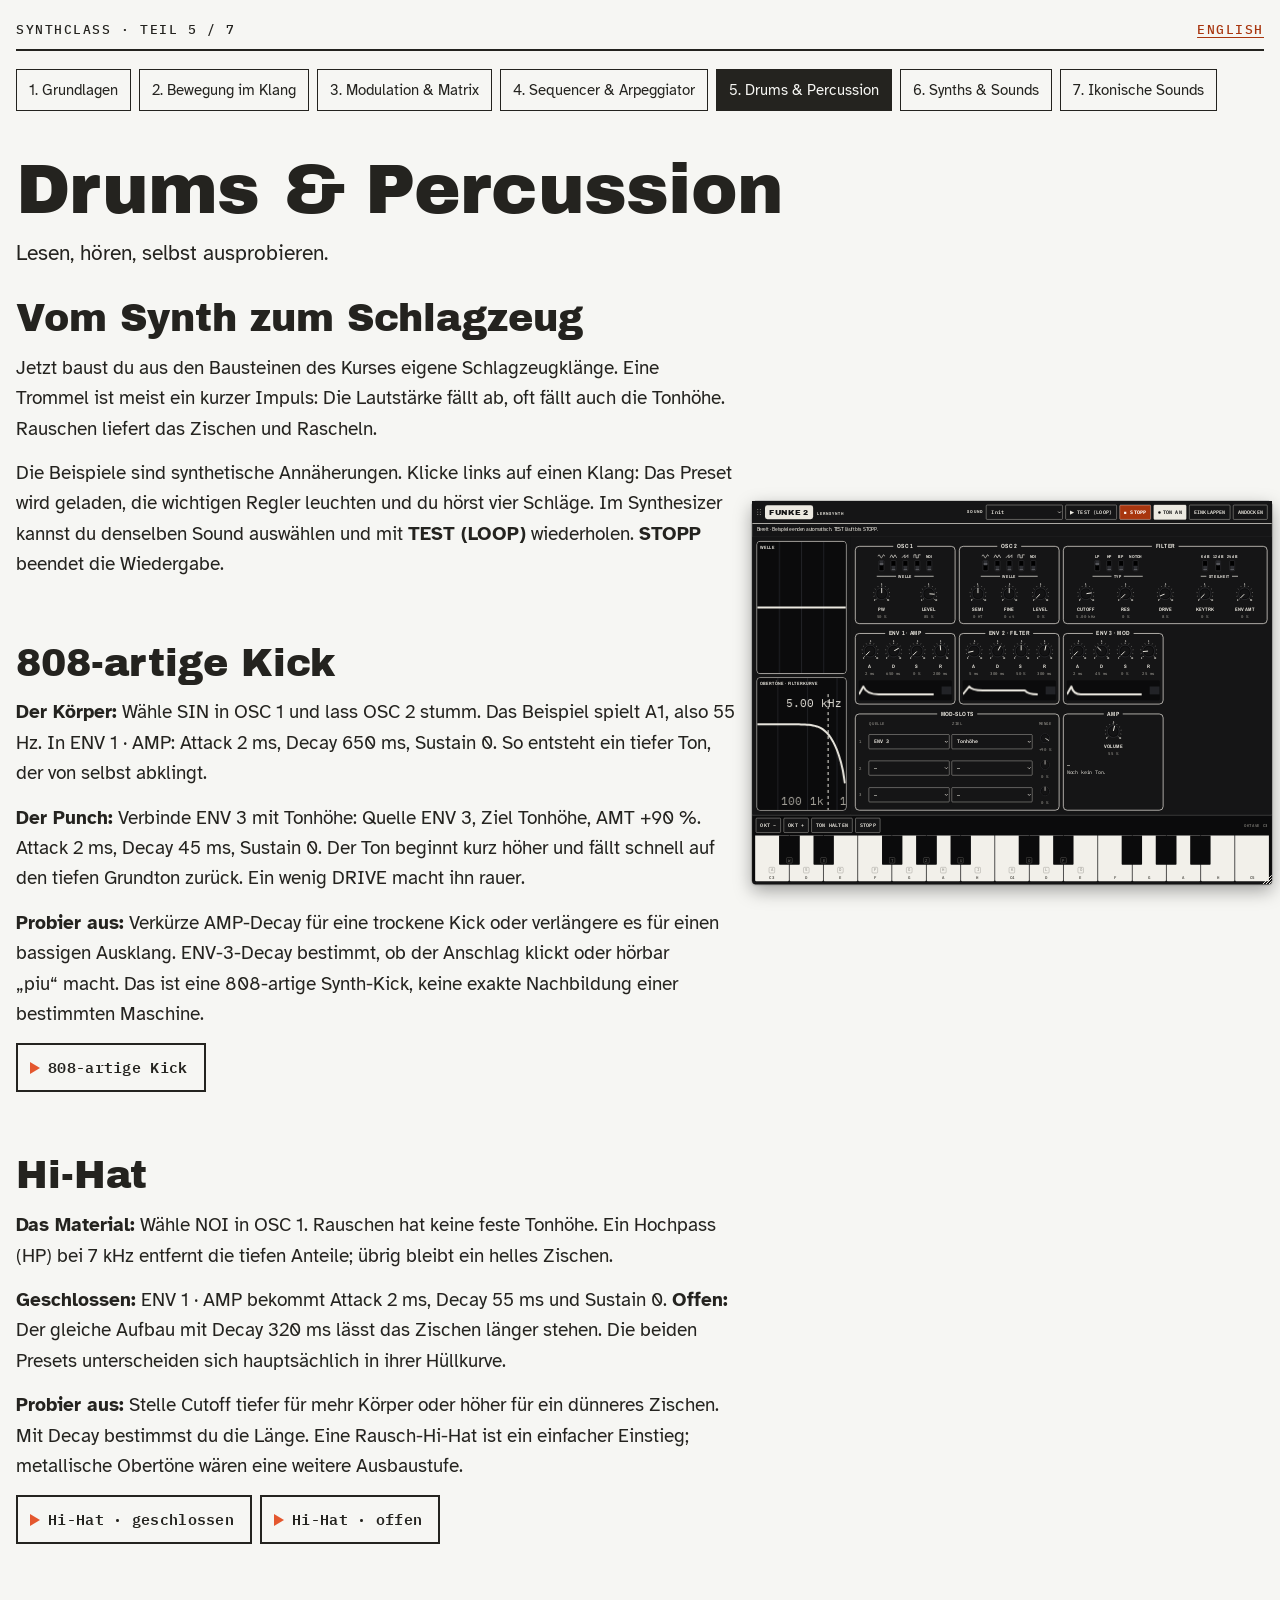
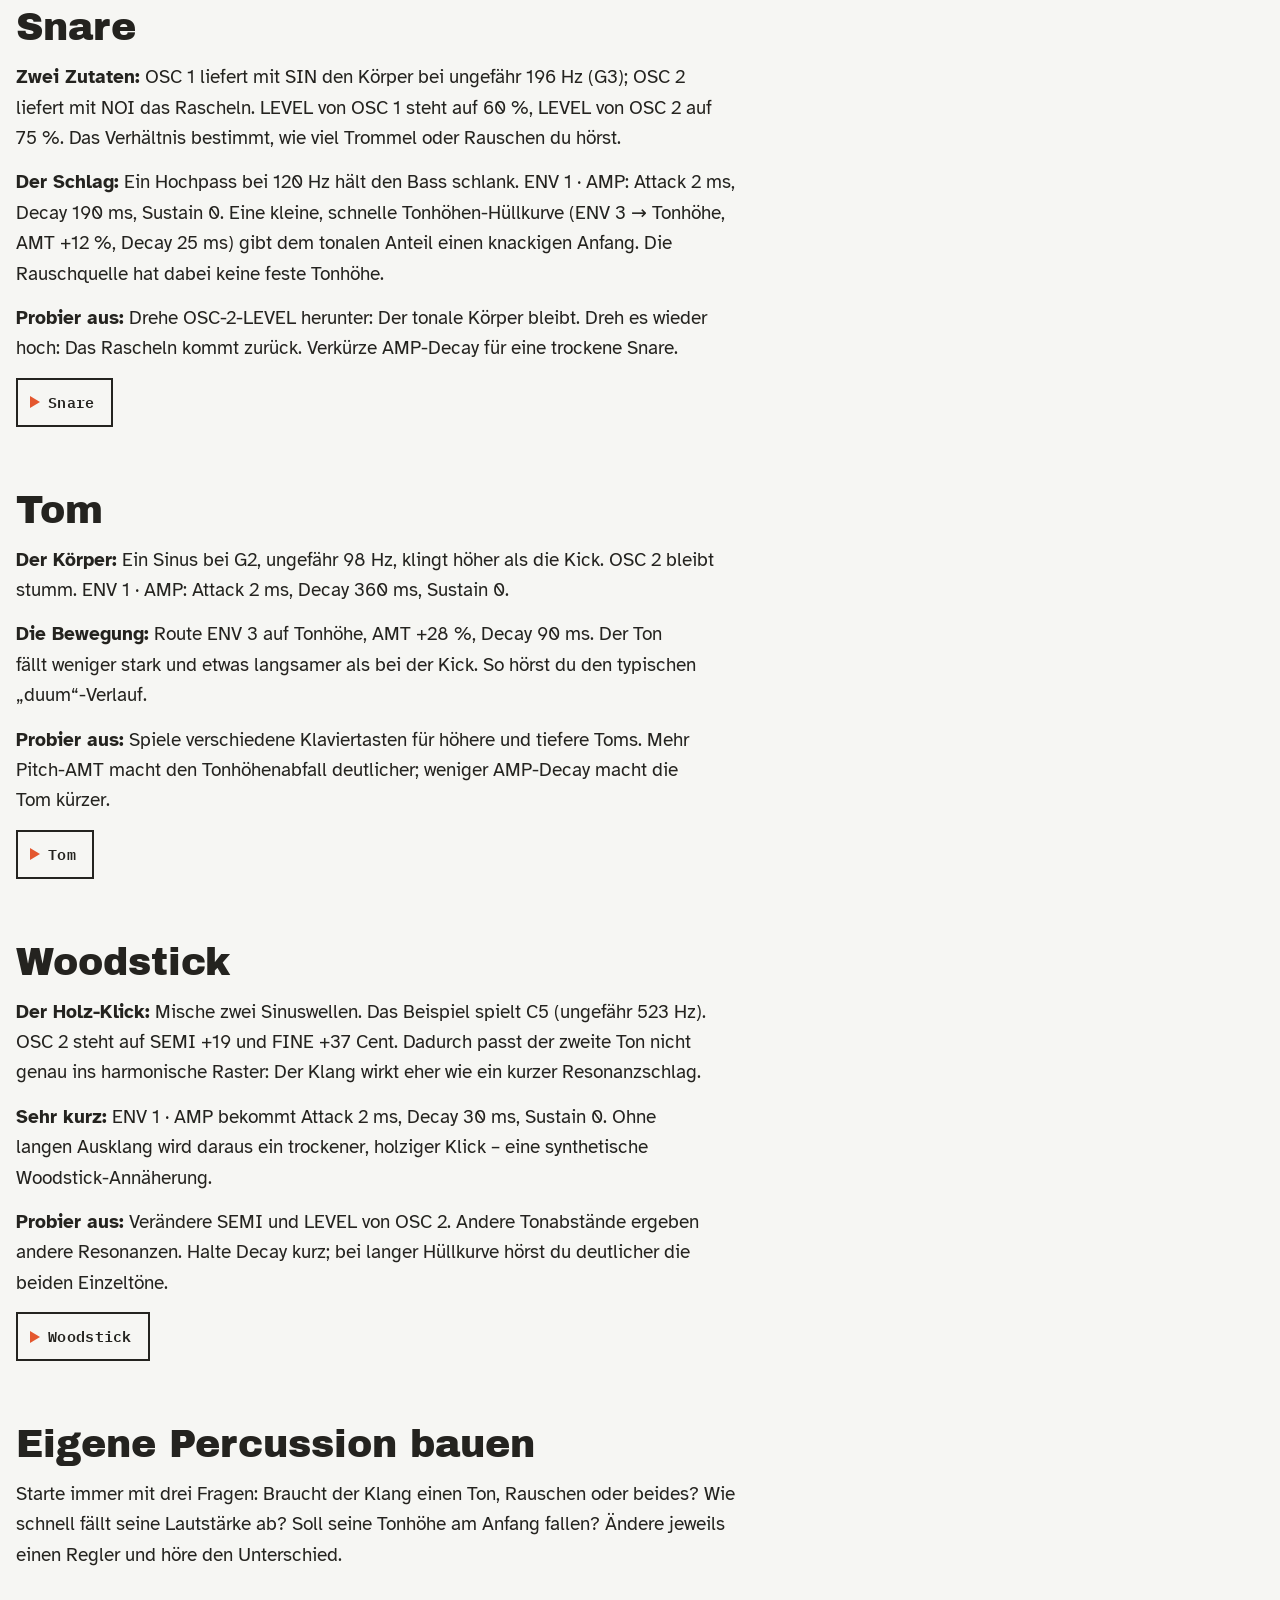
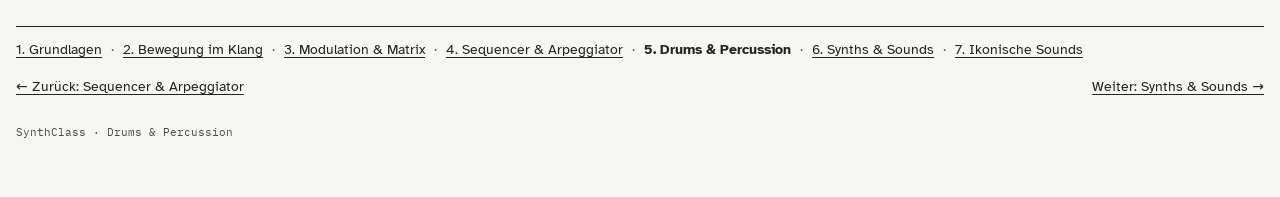
<file: de/drums.html>
<!doctype html>
<html lang="de">
<head>
<meta charset="utf-8">
<meta name="viewport" content="width=device-width, initial-scale=1, viewport-fit=cover">
<title>SynthClass · 5. Drums & Percussion</title>
<link rel="stylesheet" href="https://fonts.googleapis.com/css2?family=Archivo+Black&family=Atkinson+Hyperlegible:ital,wght@0,400;0,700;1,400&family=IBM+Plex+Mono:wght@400;500;600&family=Archivo+Narrow:wght@600;700&display=swap">
<style>
/* Layout: Lehrtext links zum Lesen, spielbarer Synth rechts klebend daneben; mobil steht der Synth oben. */
:root{
  --paper:#F6F6F3; --ink:#24231F; --muted:#4D4B45; --surface:#E9E8E3; --rule:#24231F;
  --accent:#E4572E; --accent-ink:#A8360F; --blue:#1F4FBF;
  --note-dark-bg:#2C2D30; --note-dark-fg:#F1EFE9;
  --panel:#24262A; --panel-2:#2D2F34; --panel-line:#3A3C42; --panel-edge:#15161A;
  --panel-text:#F5F3EE; --panel-label:#DAD7CF; --panel-dim:#B0ACA3; --panel-accent:#FFA27A; --panel-print:#E6E1D3;
  --knob-face:#33353A; --knob-track:#4A4C53; --led-off:#4A4C53; --led-on:#FF6A3D;
  --scope-bg:#17181B; --scope-grid:#2C2E33; --scope-line:#FF7A50; --curve:#9DB4F0; --spec:#5A5D65;
  --key-white:#ECEAE3; --key-white-ink:#55534D; --key-black:#141416; --key-bed:#0E0F11; --key-down:#FF6A3D;
  --f-display:'Archivo Black','Arial Black',Impact,sans-serif;
  --f-body:'Atkinson Hyperlegible',system-ui,-apple-system,'Segoe UI',sans-serif;
  --f-mono:'IBM Plex Mono',ui-monospace,'SFMono-Regular',Menlo,Consolas,monospace;
}
@media (prefers-color-scheme: dark){
  :root:not([data-theme="light"]){
    --paper:#1B1C1F; --ink:#E7E5DF; --muted:#BAB6AD; --surface:#26272B; --rule:#E7E5DF;
    --accent:#F0703F; --accent-ink:#FF9B70; --blue:#9DB4F0; --panel-edge:#45474D;
    --note-dark-bg:#33353A; --note-dark-fg:#F1EFE9; color-scheme:dark;
  }
}
:root[data-theme="dark"]{
  --paper:#1B1C1F; --ink:#E7E5DF; --muted:#BAB6AD; --surface:#26272B; --rule:#E7E5DF;
  --accent:#F0703F; --accent-ink:#FF9B70; --blue:#9DB4F0; --panel-edge:#45474D;
  --note-dark-bg:#33353A; --note-dark-fg:#F1EFE9; color-scheme:dark;
}
*{box-sizing:border-box}
body{background:var(--paper);color:var(--ink);font-family:var(--f-body);font-size:19px;line-height:1.6;
  padding-left:max(16px,env(safe-area-inset-left,0px));padding-right:max(16px,env(safe-area-inset-right,0px));padding-block:0 56px}
.page{max-width:1380px;margin:0 auto}
.top{display:flex;justify-content:space-between;align-items:baseline;gap:8px 16px;flex-wrap:wrap;border-bottom:2px solid var(--rule);padding:20px 0 8px;font-family:var(--f-mono);font-size:13px;letter-spacing:.12em;font-weight:500;text-transform:uppercase}
.hero{padding:28px 0 28px;display:flex;flex-direction:column;gap:14px;max-width:780px}
h1{font-family:var(--f-display);font-weight:400;font-size:clamp(38px,6.2vw,70px);line-height:.95;letter-spacing:-.01em;margin:0;text-wrap:balance}
.lead{font-size:21px;max-width:680px;margin:0}
.layout{display:grid;grid-template-columns:minmax(0,1fr);gap:40px}
.synth-col{order:-1;min-width:0}
@media (min-width:1100px){
  body:not(.is-floating) .layout{grid-template-columns:minmax(0,1fr) 620px;align-items:start}
  body:not(.is-floating) .synth-col{order:0;position:sticky;top:calc(env(safe-area-inset-top,0px) + 16px);max-height:calc(100vh - 32px);overflow:auto}
}
body.is-floating .synth-col{display:none}
.synth.floating{position:fixed;z-index:30;width:1240px;transform-origin:0 0;transform:scale(var(--s,1));overflow:visible;box-shadow:0 18px 50px rgba(0,0,0,.35),0 2px 6px rgba(0,0,0,.25)}
.synth.floating .s-head{cursor:grab;position:sticky;top:0;z-index:2}
.synth.floating.dragging .s-head{cursor:grabbing}
.synth.dragging{user-select:none;-webkit-user-select:none}
.grip{display:none;width:14px;height:22px;flex-shrink:0;align-self:center;background-image:radial-gradient(circle,var(--panel-dim) 1.6px,transparent 1.8px);background-size:7px 7px}
.synth.floating .grip{display:block}
.synth.min .secs,.synth.min .kbd{display:none}
.rz{display:none;position:absolute;right:0;bottom:0;width:26px;height:26px;cursor:nwse-resize;touch-action:none;z-index:3;
  background:linear-gradient(135deg,transparent 0 52%,var(--panel-label) 52% 57%,transparent 57% 67%,var(--panel-label) 67% 72%,transparent 72% 82%,var(--panel-label) 82% 87%,transparent 87%)}
.synth.floating .rz{display:block}
.synth.min .s-head{border-bottom:0}
@media (max-width:899px){#dock{display:none}}
/* Breites Fenster: Bildschirme links, Sektionen 3 x 2, flache Tastatur */
@container synth (min-width:1000px){
  .s-main{display:grid;grid-template-columns:minmax(260px,300px) minmax(0,1fr)}
  .synth.min .s-main{display:block}
  .synth.min .s-main .screens{grid-template-columns:1fr 1fr;grid-template-rows:auto;border-right:0}
  .synth.min .s-main .screen{min-height:0}
  .synth.min .s-main .screen canvas{position:static;height:150px}
  .s-main .screens{grid-template-columns:1fr;grid-template-rows:1fr 1fr;border-right:1px solid var(--panel-line)}
  .s-main .screen{min-height:150px}
  .s-main .screen canvas{position:absolute;inset:0;height:100%}
  .s-main .secs{grid-template-columns:repeat(3,minmax(0,1fr));border-top:0}
  .ctl{width:60px}
  .knobs{gap:6px}
  .s-main .sec{padding:18px 10px 10px;gap:10px}
  .keys{height:104px}
  .kbar{padding:6px 10px}
}
.text{display:flex;flex-direction:column;gap:64px;min-width:0;max-width:720px}
.chapter{display:flex;flex-direction:column;gap:14px;scroll-margin-top:24px}
.kicker{font-family:var(--f-mono);font-size:13px;letter-spacing:.14em;font-weight:600;color:var(--accent-ink);text-transform:uppercase}
h2{font-family:var(--f-display);font-weight:400;font-size:38px;line-height:1.05;margin:0;text-wrap:balance}
h3{font-family:var(--f-display);font-weight:400;font-size:21px;line-height:1.15;margin:0}
p{margin:0;text-wrap:pretty}
b{font-weight:700}
.howto{background:var(--surface);padding:16px 18px;display:grid;grid-template-columns:repeat(auto-fit,minmax(180px,1fr));gap:14px 22px;font-size:17px;line-height:1.5}
.howto div{display:flex;flex-direction:column;gap:2px}
.howto .k{font-family:var(--f-mono);font-size:13px;font-weight:600;letter-spacing:.1em;color:var(--accent-ink)}
.tries{display:flex;flex-wrap:wrap;gap:8px}
.try{font-family:var(--f-mono);font-size:15px;font-weight:600;letter-spacing:.02em;padding:10px 16px 10px 12px;min-height:48px;border:2px solid var(--ink);background:var(--paper);color:var(--ink);cursor:pointer;display:inline-flex;align-items:center;gap:8px;border-radius:0}
.try::before{content:"";width:0;height:0;border-left:10px solid var(--accent);border-top:6px solid transparent;border-bottom:6px solid transparent}
.try:hover{background:var(--surface)}
.try.on{background:var(--ink);color:var(--paper)}
.try:focus-visible,.pbtn:focus-visible,.sw button:focus-visible,.key:focus-visible,select:focus-visible{outline:3px solid var(--accent);outline-offset:2px}
.defs{display:grid;grid-template-columns:repeat(auto-fit,minmax(210px,1fr));gap:20px}
.def{border-top:3px solid var(--ink);padding-top:8px;display:flex;flex-direction:column;gap:6px;font-size:17px;line-height:1.5;min-width:0}
.def .head{display:flex;justify-content:space-between;align-items:baseline;gap:8px}
.def .tag{font-family:var(--f-mono);font-size:12px;font-weight:600;color:var(--accent-ink);letter-spacing:.06em}
.def .use{color:var(--muted);font-size:16px}
.note{background:var(--surface);padding:16px 18px;font-size:18px;line-height:1.55}
.note.dark{background:var(--note-dark-bg);color:var(--note-dark-fg)}
.chain{display:flex;flex-wrap:wrap;align-items:stretch;gap:6px}
.chain .box{border:2px solid var(--ink);padding:8px 12px;display:flex;flex-direction:column;gap:2px;min-width:0;flex:1 1 120px}
.chain .box .t{font-family:var(--f-display);font-size:19px}
.chain .box .s{font-size:16px;color:var(--muted);line-height:1.4}
.chain .arr{align-self:center;font-family:var(--f-mono);font-weight:600}
.chain .box.helper{border-style:dashed;border-color:var(--accent)}
.chain .box.ear{background:var(--ink);color:var(--paper)}
.chain .box.ear .s{color:var(--paper);opacity:.8}
.tablewrap{overflow-x:auto}
table{border-collapse:collapse;width:100%;min-width:560px;font-size:17px;line-height:1.45}
th{font-family:var(--f-mono);font-size:12px;letter-spacing:.1em;text-align:left;padding:8px 10px 8px 0;border-bottom:2px solid var(--rule)}
td{padding:8px 10px 8px 0;border-bottom:1px solid var(--muted);vertical-align:top}
td:first-child{font-weight:700;white-space:nowrap}
.recipes{display:grid;grid-template-columns:repeat(auto-fit,minmax(190px,1fr));gap:12px}
.recipe{background:var(--surface);border-top:4px solid var(--ink);padding:12px 14px 14px;display:flex;flex-direction:column;gap:8px;font-size:16px;line-height:1.4}
.recipe .row{display:flex;gap:8px}
.recipe .row span:first-child{width:64px;flex-shrink:0;font-family:var(--f-mono);font-size:12px;font-weight:600;color:var(--accent-ink);padding-top:2px}
.recipe .try{margin-top:6px;align-self:flex-start}
footer.foot{margin-top:56px;border-top:1px solid var(--rule);padding-top:10px;font-family:var(--f-mono);font-size:13px;color:var(--muted);display:flex;justify-content:space-between;gap:8px 16px;flex-wrap:wrap}

/* --- Synth panel (Hardware, immer dunkel) --- */
.synth{background:var(--panel);color:var(--panel-text);border:1px solid var(--panel-edge);border-radius:10px;overflow:hidden;container-type:inline-size;container-name:synth}
.krow{display:flex;gap:10px;align-items:center}
.krow .mini{flex:1;min-width:90px;height:62px}
.s-head{display:flex;align-items:center;justify-content:space-between;gap:10px;padding:10px 12px;background:var(--panel-2);border-bottom:1px solid var(--panel-line);flex-wrap:wrap}
.brand{display:flex;align-items:baseline;gap:10px}
.brand .n{font-family:var(--f-display);font-size:21px;letter-spacing:.08em}
.brand .d{font-family:var(--f-mono);font-size:11px;letter-spacing:.16em;color:var(--panel-dim)}
.s-head .ctrls{display:flex;gap:8px;align-items:center;flex-wrap:wrap}
.pbtn{font-family:var(--f-mono);font-size:13px;font-weight:600;letter-spacing:.08em;background:var(--panel);color:var(--panel-text);border:1px solid var(--panel-line);padding:8px 12px;min-height:42px;cursor:pointer;border-radius:4px;display:inline-flex;align-items:center;gap:6px}
.pbtn:hover{border-color:var(--panel-dim)}
.pbtn[aria-pressed="true"]{background:var(--led-on);color:var(--key-black);border-color:var(--led-on)}
.pbtn.power{background:var(--led-on);color:var(--key-black);border-color:var(--led-on)}
.pbtn.power[aria-pressed="true"]{background:var(--panel);color:var(--panel-text);border-color:var(--panel-line)}
.pbtn .dot{width:7px;height:7px;border-radius:50%;background:currentColor}
.synth select{font-family:var(--f-mono);font-size:13px;font-weight:600;letter-spacing:.06em;background:var(--panel);color:var(--panel-text);border:1px solid var(--panel-line);border-radius:4px;min-height:42px;padding:0 10px}
.screens{display:grid;grid-template-columns:1fr 1fr;gap:1px;background:var(--panel-line)}
@media (max-width:480px){.screens{grid-template-columns:1fr}}
.screen{background:var(--scope-bg);position:relative;min-width:0}
.screen canvas{display:block;width:100%;height:140px}
.screen .lbl{position:absolute;left:8px;top:6px;font-family:var(--f-mono);font-size:11px;letter-spacing:.14em;color:var(--panel-dim);pointer-events:none}
.secs{display:grid;grid-template-columns:repeat(auto-fit,minmax(280px,1fr));gap:22px 10px;padding:22px 12px 12px;background:var(--panel);border-top:1px solid var(--panel-line)}
.sec{border:1.5px solid var(--panel-print);border-radius:6px;padding:18px 12px 12px;display:flex;flex-direction:column;gap:12px;min-width:0}
.sec-name{align-self:flex-start;margin-top:-30px;background:var(--panel-print);color:var(--panel);font-family:var(--f-mono);font-weight:700;font-size:12px;line-height:1.3;letter-spacing:.14em;padding:3px 9px;border-radius:3px}
.swrow{display:flex;gap:6px 14px;flex-wrap:wrap;align-items:flex-start}
.swgrp{display:flex;flex-direction:column;gap:2px;border-radius:4px}
.swgrp .cap{font-family:var(--f-mono);font-size:10px;letter-spacing:.14em;color:var(--panel-dim);padding-left:4px}
.swgrp.hi{box-shadow:0 0 0 2px var(--led-on)}
.sw{display:flex;flex-wrap:wrap;gap:2px}
.sw button{background:none;border:0;padding:6px 6px 6px 5px;display:flex;flex-direction:row;align-items:center;gap:5px;cursor:pointer;color:var(--panel-label);font-family:var(--f-mono);font-size:12px;min-height:34px;border-radius:3px;white-space:nowrap}
.sw button:hover{background:var(--panel-2)}
.sw button .led{flex-shrink:0;width:9px;height:9px;border-radius:50%;background:var(--led-off)}
.sw button[aria-checked="true"]{color:var(--panel-text)}
.sw button[aria-checked="true"] .led{background:var(--led-on);box-shadow:0 0 6px var(--led-on)}
.knobs{display:flex;flex-wrap:wrap;gap:8px 8px}
.ctl{display:flex;flex-direction:column;align-items:center;gap:2px;width:64px}
.knob{width:54px;height:54px;touch-action:none;cursor:ns-resize;border-radius:50%;display:block}
.knob:focus-visible{outline:2px solid var(--led-on);outline-offset:2px}
.ctl .l{font-family:var(--f-mono);font-size:12px;letter-spacing:.06em;color:var(--panel-label);margin-top:4px}
.ctl .v{font-family:var(--f-mono);font-size:11px;color:var(--panel-dim);font-variant-numeric:tabular-nums;white-space:nowrap}
.ctl.hi .l{color:var(--led-on)}
.ctl.hi .knob{box-shadow:0 0 0 3px var(--led-on)}
.mini{display:block;width:100%;height:56px;background:var(--scope-bg);border-radius:3px}
.readout{font-family:var(--f-mono);font-size:14px;line-height:1.5;color:var(--panel-label);font-variant-numeric:tabular-nums}
.readout b{color:var(--panel-text);font-weight:600}
.kbd{background:var(--key-bed);border-top:1px solid var(--panel-line)}
.kbar{display:flex;align-items:center;gap:8px;flex-wrap:wrap;padding:8px 10px}
.kbar .hint{font-family:var(--f-mono);font-size:12px;color:var(--panel-dim);letter-spacing:.06em;margin-left:auto}
.keys{position:relative;height:130px;margin:0 8px 8px;display:flex;gap:2px;touch-action:none;user-select:none;-webkit-user-select:none}
.key{border:0;padding:0;cursor:pointer;font-family:var(--f-mono);font-size:12px;display:flex;flex-direction:column;align-items:center;justify-content:flex-end;gap:5px}
.key .kc{font-size:10px;line-height:15px;min-width:17px;padding:0 3px;border:1px solid currentColor;border-radius:3px;opacity:.7;text-align:center}
.key .nn{font-weight:600;line-height:1}
.key.w{flex:1;background:var(--key-white);color:var(--key-white-ink);border-radius:0 0 3px 3px;padding-bottom:6px;min-width:0}
.key.b{position:absolute;top:0;height:64%;background:var(--key-black);color:var(--panel-dim);border-radius:0 0 2px 2px;padding-bottom:4px;z-index:1}
.key.down{background:var(--key-down);color:var(--key-black)}
.top a{color:var(--accent-ink);text-decoration:underline;text-underline-offset:3px}
.navlink{font-family:var(--f-mono);font-size:14px;font-weight:600;color:var(--accent-ink)}
.toast{position:fixed;left:max(16px,env(safe-area-inset-left,0px));right:max(16px,env(safe-area-inset-right,0px));bottom:calc(16px + env(safe-area-inset-bottom,0px));z-index:20;background:var(--panel);color:var(--panel-text);border:1px solid var(--panel-line);padding:10px 12px;display:flex;align-items:center;gap:12px;justify-content:space-between;font-size:17px;max-width:620px;margin:0 auto}
@media (prefers-reduced-motion: reduce){*{scroll-behavior:auto!important}}
/* --- Siebdruck-Look: schwarze Platte, weißer Aufdruck, schwarze Knöpfe --- */
:root{
  --panel:#111214; --panel-2:#111214; --panel-line:#2A2B2F; --panel-edge:#000000;
  --panel-print:#ECE9E1; --panel-label:#ECE9E1; --panel-text:#ECE9E1; --panel-dim:#A9A69E; --panel-accent:#ECE9E1;
  --knob-face:#0B0B0C; --knob-skirt:#26272B; --knob-track:#34363B; --knob-arc:#ECE9E1;
  --led-off:#3A2A24; --scope-bg:#0B0B0C; --scope-grid:#222327;
  --key-white:#F2F0EA; --key-black:#0B0B0C; --key-bed:#0B0B0C;
}
.synth{background:var(--panel)}
.s-head{background:var(--panel);border-bottom:1.5px solid var(--panel-print)}
.brand .n{color:var(--panel-print);letter-spacing:.14em}
.secs,.s-main .secs{background:var(--panel)}
.sec-name{background:var(--panel);color:var(--panel-print);padding:2px 8px;margin-left:-4px}
.sub-name{color:var(--panel-print)}
.screens{gap:10px;padding:12px;background:var(--panel)}
.s-main .screens{border-right:0}
.screen{border:1.5px solid var(--panel-print);border-radius:4px;overflow:hidden}
.pbtn,.sw button,.tog,.synth select,.psel{background:var(--panel);border:1.5px solid var(--panel-print);color:var(--panel-print);box-shadow:none;border-radius:3px}
.pbtn:hover,.sw button:hover,.tog:hover{background:var(--panel-line)}
.sw{gap:6px}
.sw button{color:var(--panel-dim)}
.sw button[aria-checked="true"],.tog[aria-pressed="true"]{color:var(--panel-print)}
.pbtn[aria-pressed="true"]{background:var(--panel-print);color:var(--panel);border-color:var(--panel-print)}
.pbtn.power{background:var(--led-on);color:var(--key-black);border-color:var(--led-on)}
.pbtn.power[aria-pressed="true"]{background:var(--panel);color:var(--panel-print);border-color:var(--panel-print)}
.ctl .l{color:var(--panel-print)}
.kbd{background:var(--key-bed);border-top:1.5px solid var(--panel-print)}
.key.w{background:var(--key-white)}
.key.down,.key.w.down,.key.b.down{background:var(--key-down);color:var(--key-black)}

/* --- Frontplatten-Look: Siebdruck, Skalen, Schiebeschalter --- */
:root{--led-on:#ECE9E1;--key-down:#A8A49B;--scope-line:#ECE9E1;--curve:#ECE9E1;--spec:#3A3B40;--f-narrow:'Archivo Narrow','Arial Narrow',sans-serif;--panel:#151516;--panel-2:#151516;--knob-face:#141415;--knob-skirt:#0C0C0D;--knob-knurl:#5A5B60;--slot:#000000;--slot-edge:#55565B;--thumb-a:#2E2F33;--thumb-b:#55565B}
.synth{background:var(--panel)}
.sec{border:2px solid var(--panel-print);border-radius:12px;padding:20px 12px 12px}
.s-main .sec{padding:20px 10px 10px}
.secs{gap:26px 10px;padding:26px 12px 12px}
.sec-name{align-self:center;margin-top:-33px;margin-left:0;padding:0 10px;background:var(--panel);color:var(--panel-print);font-family:var(--f-narrow);font-weight:700;font-size:17px;letter-spacing:.06em;line-height:1.3;border-radius:0}
.sec-head{justify-content:center;margin-top:-33px}
.sub-name{font-family:var(--f-narrow);font-weight:700;font-size:13px;letter-spacing:.06em}
.brand .n{background:var(--panel-print);color:var(--panel);padding:3px 12px 2px;border-radius:7px;font-size:22px;letter-spacing:.04em}
.brand .d{font-family:var(--f-narrow);font-weight:700;font-size:12px;color:var(--panel-print)}
.s-head{border-bottom:2px solid var(--panel-print)}
.knobs{gap:6px 4px;justify-content:space-around}
.ctl{width:64px}
.knob{width:60px;height:60px;overflow:visible;border-radius:50%}
.knob .num{font-family:var(--f-narrow);font-weight:700;font-size:7.6px;fill:var(--panel-print)}
.knob .hl{opacity:0}
.ctl.hi .knob{box-shadow:none}
.ctl.hi .knob .hl{opacity:1}
.ctl.hi .l{background:var(--panel-print);color:var(--panel);padding:0 5px;border-radius:2px}
.ctl .l{font-family:var(--f-narrow);font-weight:700;font-size:14px;letter-spacing:.04em;margin-top:0;color:var(--panel-print)}
.ctl .v{font-size:11px}
.swrow{gap:8px 18px;justify-content:space-around}
.swgrp{flex-direction:column-reverse;align-items:stretch;gap:4px}
.swgrp .cap{display:flex;align-items:center;gap:6px;font-family:var(--f-narrow);font-weight:700;font-size:12px;letter-spacing:.08em;color:var(--panel-print);padding:0}
.swgrp .cap::before,.swgrp .cap::after{content:"";flex:1;height:1.5px;background:var(--panel-print);min-width:6px}
.swgrp.hi{box-shadow:none}
.swgrp.hi .slot{border-color:var(--led-on);box-shadow:0 0 0 2px var(--led-on)}
.sw{gap:8px;justify-content:center;flex-wrap:wrap}
.sw button,.tog{background:none!important;border:0!important;box-shadow:none!important;transform:none!important;padding:2px!important;min-height:0;min-width:26px;display:flex;flex-direction:column;align-items:center;gap:5px;color:var(--panel-print);cursor:pointer}
.sw button .sl,.tog .sl{font-family:var(--f-narrow);font-weight:700;font-size:12px;letter-spacing:.03em;line-height:13px;white-space:nowrap}
.glyph{width:22px;height:13px;display:block}
.slot{display:block;position:relative;width:15px;height:30px;background:var(--slot);border:1px solid var(--slot-edge);border-radius:3px}
.thumb{position:absolute;left:1px;right:1px;bottom:1px;height:13px;border-radius:2px;background:repeating-linear-gradient(0deg,var(--thumb-a) 0 2px,var(--thumb-b) 2px 3px)}
[aria-checked="true"] .thumb,[aria-pressed="true"] .thumb{bottom:15px}
.sw button:hover .slot,.tog:hover .slot{border-color:var(--panel-print)}
.sw button:focus-visible .slot,.tog:focus-visible .slot{outline:2px solid var(--led-on);outline-offset:2px}
.tog.hi .slot{border-color:var(--led-on);box-shadow:0 0 0 2px var(--led-on)}
.screen{border:2px solid var(--panel-print);border-radius:10px}
.screen .lbl{font-family:var(--f-narrow);font-weight:700;font-size:13px;color:var(--panel-print);letter-spacing:.06em}


/* --- Seite 2 --- */
.top a{color:var(--accent-ink);text-decoration:underline;text-underline-offset:3px}
.navlink{font-family:var(--f-mono);font-size:14px;font-weight:600;color:var(--accent-ink)}
.synth.floating{width:1480px}
.sec.span2{grid-column:span 1}
.sec-head{display:flex;justify-content:center;align-items:center;gap:8px;margin-top:-33px}
.sec-head .sec-name{margin-top:0}
.sub-name{font-family:var(--f-mono);font-weight:600;font-size:11px;letter-spacing:.14em;color:var(--panel-accent)}
.tog{background:var(--panel);border:1px solid var(--panel-line);border-radius:3px;color:var(--panel-label);font-family:var(--f-mono);font-size:11px;font-weight:600;letter-spacing:.08em;padding:4px 8px 4px 6px;min-height:30px;display:inline-flex;align-items:center;gap:6px;cursor:pointer}
.tog .led{width:9px;height:9px;border-radius:50%;background:var(--led-off)}
.tog[aria-pressed="true"]{color:var(--panel-text)}
.tog[aria-pressed="true"] .led{background:var(--led-on);box-shadow:0 0 6px var(--led-on)}
.tog.hi{box-shadow:0 0 0 2px var(--led-on)}
.psel{font-family:var(--f-mono);font-size:12px;font-weight:600;background:var(--panel-2);color:var(--panel-text);border:1px solid var(--panel-line);border-radius:4px;min-height:34px;padding:0 6px;max-width:100%}
.selw{display:flex;flex-direction:column;gap:2px;min-width:0}
.selw .cap{font-family:var(--f-mono);font-size:10px;letter-spacing:.14em;color:var(--panel-dim)}
.selw.hi .psel{box-shadow:0 0 0 2px var(--led-on)}
.lforow{display:grid;grid-template-columns:auto minmax(0,1fr);gap:4px 10px;align-items:center}
.lforow .side{display:flex;flex-direction:column;gap:6px;min-width:0}
.lforow .mini{height:40px}
.mrow{display:grid;grid-template-columns:22px minmax(0,1fr) minmax(0,1fr) 60px;gap:8px;align-items:center}
.mrow .nr{font-family:var(--f-mono);font-size:12px;color:var(--panel-dim)}
.mrow .ctl{width:60px}
.mrow .ctl .l{display:none}
.mhead{display:grid;grid-template-columns:22px minmax(0,1fr) minmax(0,1fr) 60px;gap:8px;font-family:var(--f-mono);font-size:10px;letter-spacing:.14em;color:var(--panel-dim)}
.mhead span:last-child{text-align:center}
@container synth (min-width:1000px){
  .sec.span2{grid-column:span 2}
}
@container synth (min-width:1150px){
  .s-main .secs{grid-template-columns:repeat(4,minmax(0,1fr))}
  .s-main{grid-template-columns:minmax(240px,280px) minmax(0,1fr)}
  .ctl{width:62px}
  .s-main .sec{padding:20px 9px 10px}
  .sw button{padding:6px 4px}
  .mrow .knob{width:46px;height:46px}
  .mrow .knob .num,.mrow .knob .tick{display:none}
  .mrow{gap:6px}
}
/* Obertöne-Editor */
.harm{background:var(--panel);color:var(--panel-text);border-radius:8px;padding:14px;display:flex;flex-direction:column;gap:12px}
.harm .row{display:grid;grid-template-columns:minmax(0,3fr) minmax(0,2fr);gap:12px}
@media (max-width:600px){.harm .row{grid-template-columns:1fr}}
.harm canvas{display:block;width:100%;height:190px;background:var(--scope-bg);border-radius:4px;touch-action:none}
.harm canvas.bars{cursor:ns-resize}
.harm .lbl{font-family:var(--f-mono);font-size:11px;letter-spacing:.12em;color:var(--panel-dim)}
.harm .cell{display:flex;flex-direction:column;gap:6px;min-width:0}
.harm .hint{font-size:15px;color:var(--panel-label);line-height:1.45}
</style>
<style>:root{padding-top:env(safe-area-inset-top,0px);padding-bottom:env(safe-area-inset-bottom,0px)}body{margin:0}[hidden]{display:none!important}img{max-width:100%}</style>
<link rel="stylesheet" href="../course.css?v=429349cc2f">
</head>
<body data-course="5">
<div class="page">
  <div class="top"><div>SynthClass · Teil 5 / 7</div><a href="../drums.html" hreflang="en">English</a></div><nav aria-label="Kursseiten" class="course-nav"><a href="index.html">1. Grundlagen</a><a href="fortgeschritten.html">2. Bewegung im Klang</a><a href="modulation.html">3. Modulation & Matrix</a><a href="sequencer.html">4. Sequencer & Arpeggiator</a><a href="drums.html" aria-current="page">5. Drums & Percussion</a><a href="sounds.html">6. Synths & Sounds</a><a href="iconic.html">7. Ikonische Sounds</a></nav><header class="hero"><h1>Drums & Percussion</h1><p class="lead">Lesen, hören, selbst ausprobieren.</p></header>

  <div class="layout">
    <main class="text"><section class="chapter" id="start"><h2>Vom Synth zum Schlagzeug</h2><p>Jetzt baust du aus den Bausteinen des Kurses eigene Schlagzeugklänge. Eine Trommel ist meist ein kurzer Impuls: Die Lautstärke fällt ab, oft fällt auch die Tonhöhe. Rauschen liefert das Zischen und Rascheln.</p><p>Die Beispiele sind synthetische Annäherungen. Klicke links auf einen Klang: Das Preset wird geladen, die wichtigen Regler leuchten und du hörst vier Schläge. Im Synthesizer kannst du denselben Sound auswählen und mit <b>TEST (LOOP)</b> wiederholen. <b>STOPP</b> beendet die Wiedergabe.</p></section><section class="chapter" id="kick"><h2>808-artige Kick</h2><p><b>Der Körper:</b> Wähle SIN in OSC 1 und lass OSC 2 stumm. Das Beispiel spielt A1, also 55 Hz. In ENV 1 · AMP: Attack 2 ms, Decay 650 ms, Sustain 0. So entsteht ein tiefer Ton, der von selbst abklingt.</p><p><b>Der Punch:</b> Verbinde ENV 3 mit Tonhöhe: Quelle ENV 3, Ziel Tonhöhe, AMT +90 %. Attack 2 ms, Decay 45 ms, Sustain 0. Der Ton beginnt kurz höher und fällt schnell auf den tiefen Grundton zurück. Ein wenig DRIVE macht ihn rauer.</p><p><b>Probier aus:</b> Verkürze AMP-Decay für eine trockene Kick oder verlängere es für einen bassigen Ausklang. ENV-3-Decay bestimmt, ob der Anschlag klickt oder hörbar „piu“ macht. Das ist eine 808-artige Synth-Kick, keine exakte Nachbildung einer bestimmten Maschine.</p><div class="tries"><button class="try" data-lesson="drum_kick">808-artige Kick</button></div></section><section class="chapter" id="hi-hat"><h2>Hi-Hat</h2><p><b>Das Material:</b> Wähle NOI in OSC 1. Rauschen hat keine feste Tonhöhe. Ein Hochpass (HP) bei 7 kHz entfernt die tiefen Anteile; übrig bleibt ein helles Zischen.</p><p><b>Geschlossen:</b> ENV 1 · AMP bekommt Attack 2 ms, Decay 55 ms und Sustain 0. <b>Offen:</b> Der gleiche Aufbau mit Decay 320 ms lässt das Zischen länger stehen. Die beiden Presets unterscheiden sich hauptsächlich in ihrer Hüllkurve.</p><p><b>Probier aus:</b> Stelle Cutoff tiefer für mehr Körper oder höher für ein dünneres Zischen. Mit Decay bestimmst du die Länge. Eine Rausch-Hi-Hat ist ein einfacher Einstieg; metallische Obertöne wären eine weitere Ausbaustufe.</p><div class="tries"><button class="try" data-lesson="drum_hat">Hi-Hat · geschlossen</button><button class="try" data-lesson="drum_hat_open">Hi-Hat · offen</button></div></section><section class="chapter" id="snare"><h2>Snare</h2><p><b>Zwei Zutaten:</b> OSC 1 liefert mit SIN den Körper bei ungefähr 196 Hz (G3); OSC 2 liefert mit NOI das Rascheln. LEVEL von OSC 1 steht auf 60 %, LEVEL von OSC 2 auf 75 %. Das Verhältnis bestimmt, wie viel Trommel oder Rauschen du hörst.</p><p><b>Der Schlag:</b> Ein Hochpass bei 120 Hz hält den Bass schlank. ENV 1 · AMP: Attack 2 ms, Decay 190 ms, Sustain 0. Eine kleine, schnelle Tonhöhen-Hüllkurve (ENV 3 → Tonhöhe, AMT +12 %, Decay 25 ms) gibt dem tonalen Anteil einen knackigen Anfang. Die Rauschquelle hat dabei keine feste Tonhöhe.</p><p><b>Probier aus:</b> Drehe OSC-2-LEVEL herunter: Der tonale Körper bleibt. Dreh es wieder hoch: Das Rascheln kommt zurück. Verkürze AMP-Decay für eine trockene Snare.</p><div class="tries"><button class="try" data-lesson="drum_snare">Snare</button></div></section><section class="chapter" id="tom"><h2>Tom</h2><p><b>Der Körper:</b> Ein Sinus bei G2, ungefähr 98 Hz, klingt höher als die Kick. OSC 2 bleibt stumm. ENV 1 · AMP: Attack 2 ms, Decay 360 ms, Sustain 0.</p><p><b>Die Bewegung:</b> Route ENV 3 auf Tonhöhe, AMT +28 %, Decay 90 ms. Der Ton fällt weniger stark und etwas langsamer als bei der Kick. So hörst du den typischen „duum“-Verlauf.</p><p><b>Probier aus:</b> Spiele verschiedene Klaviertasten für höhere und tiefere Toms. Mehr Pitch-AMT macht den Tonhöhenabfall deutlicher; weniger AMP-Decay macht die Tom kürzer.</p><div class="tries"><button class="try" data-lesson="drum_tom">Tom</button></div></section><section class="chapter" id="woodstick"><h2>Woodstick</h2><p><b>Der Holz-Klick:</b> Mische zwei Sinuswellen. Das Beispiel spielt C5 (ungefähr 523 Hz). OSC 2 steht auf SEMI +19 und FINE +37 Cent. Dadurch passt der zweite Ton nicht genau ins harmonische Raster: Der Klang wirkt eher wie ein kurzer Resonanzschlag.</p><p><b>Sehr kurz:</b> ENV 1 · AMP bekommt Attack 2 ms, Decay 30 ms, Sustain 0. Ohne langen Ausklang wird daraus ein trockener, holziger Klick – eine synthetische Woodstick-Annäherung.</p><p><b>Probier aus:</b> Verändere SEMI und LEVEL von OSC 2. Andere Tonabstände ergeben andere Resonanzen. Halte Decay kurz; bei langer Hüllkurve hörst du deutlicher die beiden Einzeltöne.</p><div class="tries"><button class="try" data-lesson="drum_wood">Woodstick</button></div></section><section class="chapter" id="experiment"><h2>Eigene Percussion bauen</h2><p>Starte immer mit drei Fragen: Braucht der Klang einen Ton, Rauschen oder beides? Wie schnell fällt seine Lautstärke ab? Soll seine Tonhöhe am Anfang fallen? Ändere jeweils einen Regler und höre den Unterschied.</p></section></main>

    <aside class="synth-col" aria-label="Spielbarer Synthesizer FUNKE 2">
      <div class="synth" id="synth">
        <div class="s-head">
          <div class="brand"><span class="grip" aria-hidden="true" title="Zum Verschieben ziehen"></span><span class="n">FUNKE 2</span><span class="d">LERNSYNTH</span></div>
          <div class="ctrls">
            <label for="preset" class="brand"><span class="d">SOUND</span></label>
            <select id="preset"><option value="init">Init</option><option value="drum_kick">808-artige Kick</option><option value="drum_hat">Hi-Hat · geschlossen</option><option value="drum_hat_open">Hi-Hat · offen</option><option value="drum_snare">Snare</option><option value="drum_tom">Tom</option><option value="drum_wood">Woodstick</option></select>
            <button class="pbtn" id="previewTest" aria-pressed="false">▶ TEST (LOOP)</button><button class="pbtn preview-stop" id="previewStop">■ STOPP</button><button class="pbtn power" id="power" aria-pressed="false"><span class="dot"></span><span id="powerLbl">TON AN</span></button>
            <button class="pbtn" id="minimize" aria-expanded="true" aria-controls="synth">EINKLAPPEN</button>
            <button class="pbtn" id="dock">ANDOCKEN</button>
          </div>
        </div>
        <p class="playback-status" id="playbackStatus" role="status">Bereit · Beispiele enden automatisch. TEST läuft bis STOPP.</p><div class="s-main">
          <div class="screens">
            <div class="screen"><canvas id="scope" aria-label="Oszilloskop"></canvas><span class="lbl">WELLE</span></div>
            <div class="screen"><canvas id="spec" aria-label="Obertöne und Filterkurve"></canvas><span class="lbl">OBERTÖNE · <span style="color:var(--curve)">FILTERKURVE</span></span></div>
          </div>
          <div class="secs" id="secs"></div>
        </div>
        <div class="kbd">
          <div class="kbar">
            <button class="pbtn" id="octDown" aria-label="Oktave tiefer">OKT −</button>
            <button class="pbtn" id="octUp" aria-label="Oktave höher">OKT +</button>
            <button class="pbtn" id="hold" aria-pressed="false" title="Hält manuell gespielte Töne bis zum erneuten Klick.">TON HALTEN</button>
            <button class="pbtn" id="stop">STOPP</button>
            <span class="hint" id="octLbl">OKTAVE C3</span>
          </div>
          <div class="keys" id="keys"></div>
        </div>
        <div class="rz" id="rz" title="Ziehen zum Vergrößern oder Verkleinern (Doppelklick: Standardgröße)"></div>
      </div>
    </aside>
  </div>

  <footer class="foot course-footer"><nav class="course-bottom" aria-label="Kursnavigation am Seitenende"><div class="course-bottom-links"><a href="index.html">1. Grundlagen</a> <span aria-hidden="true">·</span> <a href="fortgeschritten.html">2. Bewegung im Klang</a> <span aria-hidden="true">·</span> <a href="modulation.html">3. Modulation & Matrix</a> <span aria-hidden="true">·</span> <a href="sequencer.html">4. Sequencer & Arpeggiator</a> <span aria-hidden="true">·</span> <a href="drums.html" aria-current="page">5. Drums & Percussion</a> <span aria-hidden="true">·</span> <a href="sounds.html">6. Synths & Sounds</a> <span aria-hidden="true">·</span> <a href="iconic.html">7. Ikonische Sounds</a></div><div class="course-bottom-adjacent"><a rel="prev" href="sequencer.html">← Zurück: Sequencer & Arpeggiator</a><a rel="next" href="sounds.html">Weiter: Synths & Sounds →</a></div></nav><small>SynthClass · Drums & Percussion</small></footer>
</div>

<div class="toast" id="toast" hidden><span id="toastText">Spielt. Die Regler im Synth sind markiert.</span><button class="pbtn" id="toastGo">ZUM SYNTH</button></div>

<script>
(function(){
'use strict';
const $=s=>document.querySelector(s);
const pct=v=>Math.round(v*100)+' %';
const bip=v=>(v>0?'+':'')+Math.round(v*100)+' %';
const hz=v=>v<1000?(v<10?v.toFixed(2):v<100?v.toFixed(1):Math.round(v))+' Hz':(v/1000).toFixed(v<10000?2:1)+' kHz';
const sec=v=>v<1?Math.round(v*1000)+' ms':v.toFixed(2)+' s';

// ---------- Parameter ----------
const PARAMS={
  pw:{label:'PW',aria:'Pulsbreite OSC 1 und 2',min:.05,max:.95,def:.5,fmt:pct},
  l1:{label:'LEVEL',aria:'Pegel OSC 1',min:0,max:1,def:.8,fmt:pct},
  semi2:{label:'SEMI',aria:'OSC 2 Halbtöne',min:-24,max:24,step:1,def:0,fmt:v=>(v>0?'+':'')+v+' HT'},
  fine2:{label:'FINE',aria:'OSC 2 Feinstimmung',min:-50,max:50,step:1,def:0,fmt:v=>(v>0?'+':'')+v+' ct'},
  l2:{label:'LEVEL',aria:'Pegel OSC 2',min:0,max:1,def:0,fmt:pct},
  voices:{label:'VOICES',aria:'Unison-Stimmen',min:1,max:7,step:1,def:1,fmt:v=>String(v)},
  detune:{label:'DETUNE',aria:'Unison-Verstimmung',min:0,max:1,def:.25,fmt:v=>'±'+Math.round(v*50)+' ct'},
  width:{label:'WIDTH',aria:'Unison-Stereobreite',min:0,max:1,def:.6,fmt:pct},
  cutoff:{label:'CUTOFF',aria:'Filter Cutoff',min:30,max:18000,exp:1,def:3000,fmt:hz},
  res:{label:'RES',aria:'Filter Resonanz',min:0,max:1,def:.2,fmt:pct},
  drive:{label:'DRIVE',aria:'Filter Drive',min:0,max:1,def:0,fmt:pct},
  keytrk:{label:'KEYTRK',aria:'Filter Keytracking',min:0,max:1,def:0,fmt:pct},
  envAmt:{label:'ENV AMT',aria:'Filter-Hüllkurve Stärke',min:0,max:1,def:0,fmt:pct},
  e1a:{label:'A',aria:'Amp-Hüllkurve Attack',min:.002,max:4,exp:1,def:.005,fmt:sec},
  e1d:{label:'D',aria:'Amp-Hüllkurve Decay',min:.005,max:4,exp:1,def:.3,fmt:sec},
  e1s:{label:'S',aria:'Amp-Hüllkurve Sustain',min:0,max:1,def:.8,fmt:pct},
  e1r:{label:'R',aria:'Amp-Hüllkurve Release',min:.01,max:5,exp:1,def:.3,fmt:sec},
  e2a:{label:'A',aria:'Filter-Hüllkurve Attack',min:.002,max:4,exp:1,def:.005,fmt:sec},
  e2d:{label:'D',aria:'Filter-Hüllkurve Decay',min:.005,max:4,exp:1,def:.3,fmt:sec},
  e2s:{label:'S',aria:'Filter-Hüllkurve Sustain',min:0,max:1,def:.5,fmt:pct},
  e2r:{label:'R',aria:'Filter-Hüllkurve Release',min:.01,max:5,exp:1,def:.3,fmt:sec},
  e3a:{label:'A',aria:'Hüllkurve 3 Attack',min:.002,max:4,exp:1,def:.005,fmt:sec},
  e3d:{label:'D',aria:'Hüllkurve 3 Decay',min:.005,max:4,exp:1,def:.5,fmt:sec},
  e3s:{label:'S',aria:'Hüllkurve 3 Sustain',min:0,max:1,def:0,fmt:pct},
  e3r:{label:'R',aria:'Hüllkurve 3 Release',min:.01,max:5,exp:1,def:.3,fmt:sec},
  lfo1r:{label:'RATE',aria:'LFO 1 Tempo',min:.05,max:20,exp:1,def:3,fmt:hz},
  lfo2r:{label:'RATE',aria:'LFO 2 Tempo',min:.05,max:20,exp:1,def:.5,fmt:hz},
  m1a:{label:'AMT',aria:'Mod-Slot 1 Menge',min:-1,max:1,def:0,bip:1,fmt:bip},
  m2a:{label:'AMT',aria:'Mod-Slot 2 Menge',min:-1,max:1,def:0,bip:1,fmt:bip},
  m3a:{label:'AMT',aria:'Mod-Slot 3 Menge',min:-1,max:1,def:0,bip:1,fmt:bip},
  glide:{label:'GLIDE',aria:'Glide-Zeit',min:0,max:1,def:0,fmt:v=>v<.001?'aus':sec(v)},
  vol:{label:'VOLUME',aria:'Lautstärke',min:0,max:1,def:.6,fmt:pct}
};
const WAVES=[['sin','SIN'],['tri','TRI'],['saw','SAW'],['sqr','SQR'],['noi','NOI']];
const SWITCHES={
  w1:{cap:'WELLE',opts:WAVES,def:'saw'},
  w2:{cap:'WELLE',opts:WAVES,def:'saw'},
  mode:{cap:'TYP',opts:[['lp','LP'],['hp','HP'],['bp','BP'],['notch','NOTCH']],def:'lp'},
  slope:{cap:'STEILHEIT',opts:[['6','6 dB'],['12','12 dB'],['24','24 dB']],def:'24'}
};
const TOGGLES={sync:{label:'SYNC',def:false},legato:{label:'LEGATO',def:false}};
const LSHAPES=[['sin','Sinus'],['tri','Dreieck'],['saw','Sägezahn'],['sqr','Rechteck'],['sh','Zufall (S&H)']];
const SRCS=[['none','—'],['lfo1','LFO 1'],['lfo2','LFO 2'],['env3','ENV 3'],['vel','Velocity'],['kt','Keytrack']];
const DSTS=[['none','—'],['pitch','Tonhöhe'],['p2','OSC 2 Tonhöhe'],['cut','Cutoff'],['res','Resonanz'],['pw','Pulsbreite'],['det','Detune'],['vol','Lautstärke'],['lfo1r','LFO 1 Tempo']];
const SELECTS={
  lfo1s:{cap:'FORM',opts:LSHAPES,def:'sin'},lfo2s:{cap:'FORM',opts:LSHAPES,def:'tri'},
  m1s:{cap:'QUELLE',opts:SRCS,def:'none'},m1d:{cap:'ZIEL',opts:DSTS,def:'none'},
  m2s:{cap:'QUELLE',opts:SRCS,def:'none'},m2d:{cap:'ZIEL',opts:DSTS,def:'none'},
  m3s:{cap:'QUELLE',opts:SRCS,def:'none'},m3d:{cap:'ZIEL',opts:DSTS,def:'none'}
};
const INIT={};
for(const k in PARAMS)INIT[k]=PARAMS[k].def;
for(const k in SWITCHES)INIT[k]=SWITCHES[k].def;
for(const k in TOGGLES)INIT[k]=TOGGLES[k].def;
for(const k in SELECTS)INIT[k]=SELECTS[k].def;
const P=Object.assign({},INIT);

// Obertöne
const H=16;
const HARM={
  saw:Array.from({length:H},(_,i)=>1/(i+1)),
  sine:Array.from({length:H},(_,i)=>i===0?1:0),
  sqr:Array.from({length:H},(_,i)=>(i%2===0)?1/(i+1):0),
  tri:Array.from({length:H},(_,i)=>(i%2===0)?((i/2)%2===0?1:-1)/((i+1)*(i+1)):0),
  organ:Array.from({length:H},(_,i)=>({0:1,1:.8,2:.6,3:.5,5:.4,7:.35,11:.25,15:.2})[i]||0),
  clear:Array.from({length:H},(_,i)=>i===0?1:0)
};
let harm=HARM.saw.slice();

const LESSONS={
  init:{"p":{"w1":"saw","l2":0,"voices":1,"cutoff":18000,"res":0,"envAmt":0,"drive":0,"keytrk":0,"e1a":0.002,"e1d":0.3,"e1s":1,"e1r":0.03},"hi":[],"play":{"hold":45}},
  drum_kick:{"p":{"voices":1,"detune":0,"width":0,"sync":false,"glide":0,"legato":false,"w1":"sin","w2":"sin","l1":0.85,"l2":0,"mode":"lp","slope":"12","cutoff":5000,"res":0,"drive":0.08,"keytrk":0,"envAmt":0,"e1a":0.002,"e1d":0.65,"e1s":0,"e1r":0.2,"e3a":0.002,"e3d":0.045,"e3s":0,"e3r":0.025,"vol":0.55,"m1s":"env3","m1d":"pitch","m1a":0.9},"hi":["w1","e1d","e1s","m1s","m1d","m1a","e3d"],"play":{"seq":[33,33,33,33],"step":0.85,"gate":0.72}},
  drum_hat:{"p":{"voices":1,"detune":0,"width":0,"sync":false,"glide":0,"legato":false,"w1":"noi","w2":"sin","l1":0.7,"l2":0,"mode":"hp","slope":"12","cutoff":7000,"res":0,"drive":0,"keytrk":0,"envAmt":0,"e1a":0.002,"e1d":0.055,"e1s":0,"e1r":0.025,"e3a":0.002,"e3d":0.045,"e3s":0,"e3r":0.025,"vol":0.55},"hi":["w1","mode","cutoff","e1d","e1s"],"play":{"seq":[60,60,60,60],"step":0.25,"gate":0.14}},
  drum_hat_open:{"p":{"voices":1,"detune":0,"width":0,"sync":false,"glide":0,"legato":false,"w1":"noi","w2":"sin","l1":0.65,"l2":0,"mode":"hp","slope":"12","cutoff":7000,"res":0,"drive":0,"keytrk":0,"envAmt":0,"e1a":0.002,"e1d":0.32,"e1s":0,"e1r":0.12,"e3a":0.002,"e3d":0.045,"e3s":0,"e3r":0.025,"vol":0.55},"hi":["w1","mode","cutoff","e1d","e1s"],"play":{"seq":[60,60,60,60],"step":0.5,"gate":0.42}},
  drum_snare:{"p":{"voices":1,"detune":0,"width":0,"sync":false,"glide":0,"legato":false,"w1":"sin","w2":"noi","l1":0.6,"l2":0.75,"mode":"hp","slope":"12","cutoff":120,"res":0,"drive":0,"keytrk":0,"envAmt":0,"e1a":0.002,"e1d":0.19,"e1s":0,"e1r":0.09,"e3a":0.002,"e3d":0.025,"e3s":0,"e3r":0.025,"vol":0.55,"m1s":"env3","m1d":"pitch","m1a":0.12},"hi":["w1","w2","l1","l2","mode","cutoff","e1d","e3d"],"play":{"seq":[55,55,55,55],"step":0.6,"gate":0.34}},
  drum_tom:{"p":{"voices":1,"detune":0,"width":0,"sync":false,"glide":0,"legato":false,"w1":"sin","w2":"sin","l1":0.85,"l2":0,"mode":"lp","slope":"12","cutoff":6000,"res":0,"drive":0,"keytrk":0,"envAmt":0,"e1a":0.002,"e1d":0.36,"e1s":0,"e1r":0.12,"e3a":0.002,"e3d":0.09,"e3s":0,"e3r":0.025,"vol":0.55,"m1s":"env3","m1d":"pitch","m1a":0.28},"hi":["w1","e1d","e1s","m1s","m1d","m1a","e3d"],"play":{"seq":[43,43,43,43],"step":0.65,"gate":0.5}},
  drum_wood:{"p":{"voices":1,"detune":0,"width":0,"sync":false,"glide":0,"legato":false,"w1":"sin","w2":"sin","l1":0.7,"l2":0.4,"mode":"lp","slope":"12","cutoff":10000,"res":0,"drive":0,"keytrk":0,"envAmt":0,"e1a":0.002,"e1d":0.03,"e1s":0,"e1r":0.02,"e3a":0.002,"e3d":0.045,"e3s":0,"e3r":0.025,"vol":0.55,"semi2":19,"fine2":37},"hi":["w1","w2","semi2","fine2","e1a","e1d","e1s"],"play":{"seq":[72,72,72,72],"step":0.35,"gate":0.13}},
};

const LAYOUT=[
  {name:'OSC 1',sw:['w1'],knobs:['pw','l1']},
  {name:'OSC 2',sw:['w2'],knobs:['semi2','fine2','l2']},
  {name:'FILTER',span:2,sw:['mode','slope'],knobs:['cutoff','res','drive','keytrk','envAmt']},
  {name:'ENV 1 · AMP',knobs:['e1a','e1d','e1s','e1r'],mini:'e1'},
  {name:'ENV 2 · FILTER',knobs:['e2a','e2d','e2s','e2r'],mini:'e2'},
  {name:'ENV 3 · MOD',knobs:['e3a','e3d','e3s','e3r'],mini:'e3'},
  {name:'MOD-SLOTS',span:2,matrix:true},
  {name:'AMP',knobs:['vol'],readout:true}
];

// ---------- UI ----------
const NS='http://www.w3.org/2000/svg';
const knobEls={},swEls={},selEls={},togEls={},minis={};
const toN=(id,v)=>{const p=PARAMS[id];return p.exp?Math.log(v/p.min)/Math.log(p.max/p.min):(v-p.min)/(p.max-p.min);};
const fromN=(id,n)=>{const p=PARAMS[id];n=Math.max(0,Math.min(1,n));let v=p.exp?p.min*Math.pow(p.max/p.min,n):p.min+n*(p.max-p.min);if(p.step)v=Math.round(v/p.step)*p.step;return v;};
function arc(n0,n1){
  if(Math.abs(n1-n0)<.002)return '';
  const a=Math.min(n0,n1),b=Math.max(n0,n1),r=19;
  const A=(-135+270*a)*Math.PI/180,B=(-135+270*b)*Math.PI/180;
  const x0=24+r*Math.sin(A),y0=24-r*Math.cos(A),x1=24+r*Math.sin(B),y1=24-r*Math.cos(B);
  return 'M'+x0.toFixed(2)+' '+y0.toFixed(2)+' A'+r+' '+r+' 0 '+((b-a)*270>180?1:0)+' 1 '+x1.toFixed(2)+' '+y1.toFixed(2);
}

const GLYPH={sin:'M1 6 Q4 -2 7 6 T13 6 T19 6',tri:'M1 10 L5.5 2 L10 10 L14.5 2 L19 10',saw:'M1 10 L9 2 L9 10 L17 2 L17 10',sqr:'M1 10 L1 2 L7 2 L7 10 L13 10 L13 2 L19 2'};
const GLYPH_IDS=new Set(['wave','lfoShape','w1','w2']);
function knobSvg(bip){
  const s=document.createElementNS(NS,'svg');s.setAttribute('viewBox','0 0 60 60');s.setAttribute('class','knob');
  const mk=(t,a)=>{const e=document.createElementNS(NS,t);for(const k in a)e.setAttribute(k,a[k]);return e;};
  for(let i=0;i<=10;i++){
    const a=(-135+27*i)*Math.PI/180,maj=i%5===0,r1=maj?20:21.5,r2=24;
    s.append(mk('line',{x1:(30+r1*Math.sin(a)).toFixed(2),y1:(30-r1*Math.cos(a)).toFixed(2),x2:(30+r2*Math.sin(a)).toFixed(2),y2:(30-r2*Math.cos(a)).toFixed(2),stroke:'var(--panel-print)','stroke-width':maj?1.6:1.1,class:'tick'}));
    if(maj){const t=mk('text',{x:(30+27.2*Math.sin(a)).toFixed(2),y:(30-27.2*Math.cos(a)+2.6).toFixed(2),'text-anchor':'middle',class:'num'});t.textContent=bip?['−','0','+'][i/5]:String(i);s.append(t);}
  }
  const hl=mk('circle',{cx:30,cy:30,r:19.2,fill:'none',stroke:'var(--led-on)','stroke-width':2.6,class:'hl'});
  const knurl=mk('circle',{cx:30,cy:30,r:16.5,fill:'var(--knob-skirt)',stroke:'var(--knob-knurl)','stroke-width':2,'stroke-dasharray':'1.1 1.5'});
  const cap=mk('circle',{cx:30,cy:30,r:13,fill:'var(--knob-face)'});
  const ptr=mk('line',{x1:30,y1:27,x2:30,y2:14.5,stroke:'var(--panel-print)','stroke-width':2.6,'stroke-linecap':'round'});
  s.append(hl,knurl,cap,ptr);
  return {svg:s,val:mk('path',{}),ptr};
}
function switchFace(b,id,val,lab){
  b.setAttribute('aria-label',lab);
  if(GLYPH_IDS.has(id)&&GLYPH[val]){
    const s=document.createElementNS(NS,'svg');s.setAttribute('viewBox','0 0 20 12');s.setAttribute('class','glyph');s.setAttribute('aria-hidden','true');
    const p=document.createElementNS(NS,'path');p.setAttribute('d',GLYPH[val]);p.setAttribute('fill','none');p.setAttribute('stroke','currentColor');p.setAttribute('stroke-width','1.7');p.setAttribute('stroke-linejoin','round');s.append(p);b.append(s);
  }else{const t=document.createElement('span');t.className='sl';t.textContent=lab;b.append(t);}
  const slot=document.createElement('span');slot.className='slot';const th=document.createElement('span');th.className='thumb';slot.append(th);b.append(slot);
}
function makeKnob(id){
  const p=PARAMS[id];
  const wrap=document.createElement('div');wrap.className='ctl';wrap.dataset.param=id;
  const K=knobSvg(p.bip);const svg=K.svg,val=K.val,ptr=K.ptr;
  svg.setAttribute('tabindex','0');svg.setAttribute('role','slider');svg.setAttribute('aria-label',p.aria);
  svg.setAttribute('aria-valuemin','0');svg.setAttribute('aria-valuemax','100');
  const l=document.createElement('span');l.className='l';l.textContent=p.label;
  const v=document.createElement('span');v.className='v';
  wrap.append(svg,l,v);
  knobEls[id]={wrap,svg,val,ptr,v};
  let sy=0,sn=0,drag=false;
  svg.addEventListener('pointerdown',e=>{e.preventDefault();svg.focus();drag=true;sy=e.clientY;sn=toN(id,P[id]);svg.setPointerCapture(e.pointerId);});
  svg.addEventListener('pointermove',e=>{if(!drag)return;setParam(id,fromN(id,sn+(sy-e.clientY)/(e.shiftKey?800:180)));});
  const end=()=>{drag=false;};svg.addEventListener('pointerup',end);svg.addEventListener('pointercancel',end);
  svg.addEventListener('dblclick',()=>setParam(id,p.def));
  svg.addEventListener('keydown',e=>{
    let n=toN(id,P[id]);const st=p.step?(p.step/(p.max-p.min)):(e.shiftKey?.1:.02);
    if(e.key==='ArrowUp'||e.key==='ArrowRight')n+=st;else if(e.key==='ArrowDown'||e.key==='ArrowLeft')n-=st;
    else if(e.key==='Home')n=0;else if(e.key==='End')n=1;else return;
    e.preventDefault();e.stopPropagation();setParam(id,fromN(id,n));
  });
  return wrap;
}
function makeSwitch(id){
  const s=SWITCHES[id];
  const g=document.createElement('div');g.className='swgrp';g.dataset.param=id;
  const cap=document.createElement('span');cap.className='cap';cap.textContent=s.cap;cap.id='cap-'+id;
  const row=document.createElement('div');row.className='sw';row.setAttribute('role','radiogroup');row.setAttribute('aria-labelledby','cap-'+id);
  const btns={};
  s.opts.forEach(([val,lab])=>{const b=document.createElement('button');b.type='button';b.setAttribute('role','radio');switchFace(b,id,val,lab);b.addEventListener('click',()=>setValue(id,val));btns[val]=b;row.append(b);});
  g.append(cap,row);swEls[id]={g,btns};return g;
}
function makeSelect(id,label){
  const s=SELECTS[id];
  const w=document.createElement('div');w.className='selw';
  if(s.cap&&!label){const c=document.createElement('span');c.className='cap';c.textContent=s.cap;w.append(c);}
  const el=document.createElement('select');el.className='psel';el.id='sel-'+id;el.setAttribute('aria-label',label||s.cap);
  s.opts.forEach(([v,l])=>{const o=document.createElement('option');o.value=v;o.textContent=l;el.append(o);});
  el.addEventListener('change',()=>setValue(id,el.value));
  w.append(el);selEls[id]={w,el};return w;
}
function makeToggle(id){
  const t=TOGGLES[id];
  const b=document.createElement('button');b.type='button';b.className='tog';b.setAttribute('aria-pressed','false');
  b.setAttribute('aria-label',t.label);const sl=document.createElement('span');sl.className='sl';sl.textContent=t.label;const slot=document.createElement('span');slot.className='slot';const th=document.createElement('span');th.className='thumb';slot.append(th);b.append(sl,slot);
  b.addEventListener('click',()=>setValue(id,!P[id]));
  togEls[id]=b;return b;
}
const secsEl=$('#secs');
LAYOUT.forEach(sec=>{
  const d=document.createElement('div');d.className='sec'+(sec.span?' span2':'');d.dataset.kind=/ENV/.test(sec.name)?'env':/LFO/.test(sec.name)?'lfo':/FILTER/.test(sec.name)?'filter':/MOD/.test(sec.name)?'mod':/AMP/.test(sec.name)?'out':'osc';
  const head=document.createElement('div');head.className='sec-head';
  const n=document.createElement('div');n.className='sec-name';n.textContent=sec.name;head.append(n);
  d.append(head);
  if(sec.sw){const r=document.createElement('div');r.className='swrow';sec.sw.forEach(id=>r.append(makeSwitch(id)));d.append(r);}
  if(sec.knobs){const k=document.createElement('div');k.className='knobs';sec.knobs.forEach(id=>k.append(makeKnob(id)));if(sec.tog)k.append(makeToggle(sec.tog));d.append(k);}
  if(sec.lfo){
    [1,2].forEach(i=>{
      const row=document.createElement('div');row.className='lforow';
      row.append(makeKnob('lfo'+i+'r'));
      const side=document.createElement('div');side.className='side';
      const cap=document.createElement('span');cap.className='sub-name';cap.textContent='LFO '+i;
      side.append(cap,makeSelect('lfo'+i+'s','LFO '+i+' Form'));
      const c=document.createElement('canvas');c.className='mini';c.setAttribute('aria-hidden','true');side.append(c);minis['lfo'+i]=c;
      row.append(side);d.append(row);
    });
  }
  if(sec.matrix){
    const h=document.createElement('div');h.className='mhead';h.innerHTML='<span></span><span>QUELLE</span><span>ZIEL</span><span>MENGE</span>';d.append(h);
    [1,2,3].forEach(i=>{
      const r=document.createElement('div');r.className='mrow';
      const nr=document.createElement('span');nr.className='nr';nr.textContent=String(i);
      r.append(nr,makeSelect('m'+i+'s','Slot '+i+' Quelle'),makeSelect('m'+i+'d','Slot '+i+' Ziel'),makeKnob('m'+i+'a'));
      d.append(r);
    });
  }
  if(sec.mini){const c=document.createElement('canvas');c.className='mini';c.setAttribute('aria-hidden','true');d.append(c);minis[sec.mini]=c;}
  if(sec.readout){const r=document.createElement('div');r.className='readout';r.id='readout';r.innerHTML='<b>—</b><br>Noch kein Ton.';d.append(r);}
  secsEl.append(d);
});

function renderKnob(id){
  const e=knobEls[id];if(!e)return;const p=PARAMS[id];const n=toN(id,P[id]);
  e.val.setAttribute('d',p.bip?arc(.5,n):arc(0,n));
  e.ptr.setAttribute('transform','rotate('+(-135+270*n).toFixed(1)+' 30 30)');
  const t=p.fmt(P[id]);e.v.textContent=t;
  e.svg.setAttribute('aria-valuenow',Math.round(n*100));e.svg.setAttribute('aria-valuetext',t);
}
function renderValue(id){
  if(knobEls[id])return renderKnob(id);
  if(swEls[id]){const e=swEls[id];for(const v in e.btns)e.btns[v].setAttribute('aria-checked',String(v===P[id]));return;}
  if(selEls[id]){selEls[id].el.value=P[id];return;}
  if(togEls[id]){togEls[id].setAttribute('aria-pressed',String(!!P[id]));}
}
function setParam(id,v){const p=PARAMS[id];v=Math.max(p.min,Math.min(p.max,v));P[id]=v;renderKnob(id);send(id);}
function setValue(id,v){if(PARAMS[id])return setParam(id,v);P[id]=v;renderValue(id);send(id);}
function setHi(list){
  document.querySelectorAll('.ctl.hi,.swgrp.hi,.selw.hi,.tog.hi').forEach(el=>el.classList.remove('hi'));
  list.forEach(id=>{const k=knobEls[id];if(k)k.wrap.classList.add('hi');if(swEls[id])swEls[id].g.classList.add('hi');if(selEls[id])selEls[id].w.classList.add('hi');if(togEls[id])togEls[id].classList.add('hi');});
}
for(const k in INIT)renderValue(k);

// ---------- Audio-Engine (Worklet) ----------
const ENGINE=`
const TAU=Math.PI*2;
function blep(t,dt){if(t<dt){t/=dt;return t+t-t*t-1;}if(t>1-dt){t=(t-1)/dt;return t*t+t+t+1;}return 0;}
const WV={sin:0,tri:1,saw:2,sqr:3,add:4,noi:5};
const LS={sin:0,tri:1,saw:2,sqr:3,sh:4};
const SR={none:0,lfo1:1,lfo2:2,env3:3,vel:4,kt:6};
const DS={none:0,pitch:1,p2:2,cut:3,res:4,pw:5,det:6,vol:7,lfo1r:8};
class Funke2 extends AudioWorkletProcessor{
  constructor(){
    super();
    this.P={w1:2,w2:2,pw:.5,l1:.8,l2:0,semi2:0,fine2:0,sync:0,voices:1,detune:.25,width:.6,mode:0,slope:2,cutoff:3000,res:.2,drive:0,keytrk:0,envAmt:0,
      e1a:.005,e1d:.3,e1s:.8,e1r:.3,e2a:.005,e2d:.3,e2s:.5,e2r:.3,e3a:.005,e3d:.5,e3s:0,e3r:.3,lfo1s:0,lfo1r:3,lfo2s:1,lfo2r:.5,
      m1s:0,m1d:0,m1a:0,m2s:0,m2d:0,m2a:0,m3s:0,m3d:0,m3a:0,glide:0,legato:0};
    this.ph1=new Float64Array(7);this.ph2=new Float64Array(7);
    for(let i=0;i<7;i++){this.ph1[i]=Math.random();this.ph2[i]=Math.random();}
    this.tab=new Float32Array(2049);this.setHarm(null);
    this.ev=[0,0,0];this.es=[0,0,0];
    this.lph=[0,0];this.lsh=[0,0];this.lv=[0,0];
    this.lf=Math.log2(110);this.lft=this.lf;this.note=45;this.vel=.8;
    this.z=new Float64Array(10);
    this.cs=Math.log2(3000);this.cnt=0;this.rep={fc:3000,k:1.6};
    this.port.onmessage=e=>this.msg(e.data);
  }
  setHarm(h){
    if(!h){h=[];for(let n=1;n<=16;n++)h.push(1/n);}
    const N=2048,t=this.tab;let max=0;
    for(let i=0;i<=N;i++){let v=0;const x=i/N;for(let n=0;n<h.length;n++){if(h[n])v+=h[n]*Math.sin(TAU*(n+1)*x);}t[i]=v;const a=Math.abs(v);if(a>max)max=a;}
    const g=max>1e-6?.9/max:0;for(let i=0;i<=N;i++)t[i]*=g;
  }
  msg(d){
    const P=this.P;
    if(d.t==='p'){
      let v=d.v;
      if(d.k==='w1'||d.k==='w2')v=WV[v];else if(d.k==='lfo1s'||d.k==='lfo2s')v=LS[v];
      else if(/^m[123]s$/.test(d.k))v=SR[v];else if(/^m[123]d$/.test(d.k))v=DS[v];
      else if(d.k==='mode')v={lp:0,hp:1,bp:2,notch:3}[v];else if(d.k==='slope')v={'6':0,'12':1,'24':2}[v];
      else if(d.k==='sync'||d.k==='legato')v=v?1:0;
      P[d.k]=v;
    }else if(d.t==='harm'){this.setHarm(d.h);}
    else if(d.t==='on'){
      this.ph1.fill(0);this.ph2.fill(0);this.ev.fill(0);
      this.lft=Math.log2(440)+(d.n-69)/12;this.note=d.n;this.vel=d.vel;
      if(P.glide<.001)this.lf=this.lft;
      if(!(d.leg&&P.legato)){for(let k=0;k<3;k++)this.es[k]=1;}
    }else if(d.t==='off'){for(let k=0;k<3;k++)if(this.es[k]>0)this.es[k]=4;}
    else if(d.t==='panic'){for(let k=0;k<3;k++){this.es[k]=0;this.ev[k]=0;}}
  }
  osc(w,p,dt,pw){
    if(w===5)return Math.random()*2-1;
    if(w===2)return 2*p-1-blep(p,dt);
    if(w===3){let q=p-pw;if(q<0)q+=1;return (p<pw?1:-1)+blep(p,dt)-blep(q,dt);}
    if(w===0)return Math.sin(TAU*p);
    if(w===1)return p<.5?4*p-1:3-4*p;
    const x=p*2048,i=x|0,f=x-i,t=this.tab;return t[i]+(t[i+1]-t[i])*f;
  }
  lim(x){return x>1?1+Math.tanh(x-1)*.25:x<-1?-1-Math.tanh(-x-1)*.25:x;}
  svf(x,z,i,g,k,mode){
    const c1=1/(1+g*(g+k)),c2=g*c1,c3=g*c2;
    const v3=x-z[i+1],v1=c1*z[i]+c2*v3,v2=z[i+1]+c2*z[i]+c3*v3;
    z[i]=2*v1-z[i];z[i+1]=2*v2-z[i+1];
    return mode===0?v2:mode===1?x-k*v1-v2:mode===2?v1*Math.max(k,.06):x-k*v1;
  }
  process(inputs,outputs){
    const out=outputs[0];const L=out[0],R=out[1]||out[0];const n=L.length;const P=this.P;const sr=sampleRate;
    const ai=[],dc=[],rc=[],ss=[];
    for(let k=0;k<3;k++){const p='e'+(k+1);ai.push(1/(Math.max(.002,P[p+'a'])*sr));dc.push(Math.exp(-4/(Math.max(.005,P[p+'d'])*sr)));rc.push(Math.exp(-4/(Math.max(.008,P[p+'r'])*sr)));ss.push(P[p+'s']);}
    const gc=P.glide>.001?Math.exp(-3/(P.glide*sr)):0;
    const N=Math.max(1,Math.min(7,Math.round(P.voices))),norm=1/Math.sqrt(N);
    const S=[[P.m1s,P.m1d,P.m1a],[P.m2s,P.m2d,P.m2a],[P.m3s,P.m3d,P.m3a]];
    const cutT=Math.log2(Math.max(20,P.cutoff));
    const dr=1+P.drive*11,dg=1/Math.pow(dr,.35);
    const semi2=(P.semi2+P.fine2/100)/12;
    const kt=(this.note-60)/24;
    const z=this.z,ev=this.ev,es=this.es;
    let fcRep=0,kRep=0;
    for(let i=0;i<n;i++){
      for(let k=0;k<3;k++){
        const s=es[k];
        if(s===1){ev[k]+=ai[k];if(ev[k]>=1){ev[k]=1;es[k]=2;}}
        else if(s===2){ev[k]=ss[k]+(ev[k]-ss[k])*dc[k];}
        else if(s===4){ev[k]*=rc[k];if(ev[k]<1e-5){ev[k]=0;es[k]=0;}}
      }
      let mPitch=0,mP2=0,mCut=0,mRes=0,mPw=0,mDet=0,mVol=0,mLr=0;
      for(let s=0;s<3;s++){
        const sl=S[s];if(!sl[0]||!sl[1]||!sl[2])continue;
        const src=sl[0]===1?this.lv[0]:sl[0]===2?this.lv[1]:sl[0]===3?ev[2]:sl[0]===4?this.vel:kt;
        const v=src*sl[2];
        switch(sl[1]){case 1:mPitch+=v;break;case 2:mP2+=v;break;case 3:mCut+=v;break;case 4:mRes+=v;break;case 5:mPw+=v;break;case 6:mDet+=v;break;case 7:mVol+=v;break;case 8:mLr+=v;break;}
      }
      for(let k=0;k<2;k++){
        let rate=k===0?P.lfo1r:P.lfo2r;if(k===0&&mLr)rate*=Math.pow(2,mLr*4);
        let ph=this.lph[k]+rate/sr;if(ph>=1){ph-=1;this.lsh[k]=Math.random()*2-1;}this.lph[k]=ph;
        const sh=k===0?P.lfo1s:P.lfo2s;
        this.lv[k]=sh===0?Math.sin(TAU*ph):sh===1?(ph<.25?4*ph:ph<.75?2-4*ph:4*ph-4):sh===2?2*ph-1:sh===3?(ph<.5?1:-1):this.lsh[k];
      }
      this.lf=gc?this.lft+(this.lf-this.lft)*gc:this.lft;
      const lf1=this.lf+mPitch*2;
      const f1=Math.pow(2,lf1);
      const f2=Math.pow(2,lf1+semi2+mP2*2);
      const spread=Math.max(0,Math.min(1,P.detune+mDet))*.5/12;
      const pw=Math.max(.03,Math.min(.97,P.pw+mPw*.45));
      let oL=0,oR=0;
      for(let v=0;v<N;v++){
        const off=N>1?(v/(N-1)*2-1):0;
        const dm=N>1?Math.pow(2,off*spread):1;
        const dt1=f1*dm/sr,dt2=Math.min(.45,f2*dm/sr);
        let p1=this.ph1[v]+dt1,p2=this.ph2[v],wrapped=false;
        if(p1>=1){p1-=1;wrapped=true;}
        if(P.sync&&wrapped){p2=p1*dt2/dt1;if(p2>=1)p2-=Math.floor(p2);}else{p2+=dt2;if(p2>=1)p2-=1;}
        this.ph1[v]=p1;this.ph2[v]=p2;
        const s=(P.l1?this.osc(P.w1,p1,dt1,pw)*P.l1:0)+(P.l2?this.osc(P.w2,p2,dt2,pw)*P.l2:0);
        const pan=off*P.width;
        oL+=s*Math.sqrt(.5*(1-pan));oR+=s*Math.sqrt(.5*(1+pan));
      }
      oL*=norm*1.2;oR*=norm*1.2;
      if(P.drive>.001){oL=Math.tanh(oL*dr)*dg;oR=Math.tanh(oR*dr)*dg;}
      this.cs+=(cutT-this.cs)*.0015;
      let lfc=this.cs+ev[1]*P.envAmt*6+mCut*6+P.keytrk*(this.lf-Math.log2(261.63));
      let fc=Math.pow(2,lfc);if(fc>sr*.45)fc=sr*.45;else if(fc<15)fc=15;
      const g=Math.tan(Math.PI*fc/sr);
      const res=Math.max(0,Math.min(1,P.res+mRes));
      const kB=2-2.03*res,self=kB<.15;
      if(self){oL+=(Math.random()-.5)*2e-3;oR+=(Math.random()-.5)*2e-3;}
      let yL,yR;const mode=P.mode;
      if(P.slope===0&&mode<2){
        const G=g/(1+g);
        let v=(oL-z[4])*G,lp=v+z[4];z[4]=lp+v;yL=mode===1?oL-lp:lp;
        v=(oR-z[9])*G;lp=v+z[9];z[9]=lp+v;yR=mode===1?oR-lp:lp;
      }else{
        let xL=oL,xR=oR;
        if(P.slope===2){xL=this.svf(xL,z,0,g,1.41421356,mode);xR=this.svf(xR,z,5,g,1.41421356,mode);}
        yL=this.svf(xL,z,2,g,kB,mode);yR=this.svf(xR,z,7,g,kB,mode);
        if(self){z[2]=this.lim(z[2]);z[7]=this.lim(z[7]);}
      }
      if(self){yL*=.55;yR*=.55;}
      const amp=ev[0]*Math.max(0,Math.min(2,1+mVol))*.7;
      L[i]=yL*amp;if(R!==L)R[i]=yR*amp;
      fcRep=fc;kRep=kB;
    }
    for(let i=0;i<10;i++){if(!(Math.abs(z[i])<1e4))z[i]=0;else if(Math.abs(z[i])<1e-15)z[i]=0;}
    this.cnt+=n;
    if(this.cnt>=1024){this.cnt=0;this.port.postMessage({e:[ev[0],ev[1],ev[2]],es:[es[0],es[1],es[2]],l:[this.lph[0],this.lph[1],this.lv[0],this.lv[1]],fc:fcRep,k:kRep,f:Math.pow(2,this.lf)});}
    return true;
  }
}
registerProcessor('funke2',Funke2);`;

let ac=null,node=null,audioP=null;const E={ready:false};
const live={e:[0,0,0],es:[0,0,0],l:[0,0,0,0],fc:3000,k:1.6,f:110};
async function buildAudio(){
  const AC=window.AudioContext||window.webkitAudioContext;
  try{ac=new AC({latencyHint:'interactive'});}catch(e){ac=new AC();}
  ac.resume().catch(()=>{});
  ac.onstatechange=renderPower;
  if(!ac.audioWorklet||!window.AudioWorkletNode){showError();return;}
  const urls=[];
  try{urls.push(URL.createObjectURL(new Blob([ENGINE],{type:'application/javascript'})));}catch(e){}
  urls.push('data:application/javascript;charset=utf-8,'+encodeURIComponent(ENGINE));
  let ok=false;for(const u of urls){try{await ac.audioWorklet.addModule(u);ok=true;break;}catch(e){}}
  if(!ok){showError();return;}
  node=new AudioWorkletNode(ac,'funke2',{numberOfInputs:0,numberOfOutputs:1,outputChannelCount:[2]});
  node.port.onmessage=e=>{Object.assign(live,e.data);};
  E.master=ac.createGain();E.master.gain.value=P.vol*P.vol;
  E.analyser=ac.createAnalyser();E.analyser.fftSize=4096;E.analyser.smoothingTimeConstant=.6;
  E.comp=ac.createDynamicsCompressor();E.comp.threshold.value=-8;E.comp.knee.value=8;E.comp.ratio.value=6;E.comp.attack.value=.004;E.comp.release.value=.2;
  node.connect(E.analyser);node.connect(E.master);E.master.connect(E.comp);E.comp.connect(ac.destination);
  E.ready=true;
  for(const k in INIT)send(k);
  node.port.postMessage({t:'harm',h:harm});
}
function showError(){const r=$('#readout');if(r)r.innerHTML='<b>Kein Ton</b><br>Dieser Browser erlaubt hier den Audio-Baustein nicht. Öffne die Seite auf einem eigenen Server.';}
function send(id){
  if(!E.ready)return;
  if(id==='vol'){E.master.gain.setTargetAtTime(P.vol*P.vol,ac.currentTime,.015);return;}
  node.port.postMessage({t:'p',k:id,v:P[id]});
}
let harmQueued=false;
function sendHarm(){if(!E.ready||harmQueued)return;harmQueued=true;requestAnimationFrame(()=>{harmQueued=false;node.port.postMessage({t:'harm',h:harm});});}
function ensureAudio(){
  if(!audioP)audioP=buildAudio();
  else if(ac&&ac.state!=='running')ac.resume().catch(()=>{});
  return audioP.then(()=>{renderPower();});
}

// ---------- Noten ----------
let stack=[],latched=null,hold=false,seqTimers=[],cur=null;
const NAMES=['C','C♯','D','D♯','E','F','F♯','G','G♯','A','A♯','H'];
const noteName=m=>NAMES[((m%12)+12)%12]+(Math.floor(m/12)-1);
function noteOn(m,vel,leg){if(!E.ready)return;cur=m;node.port.postMessage({t:'on',n:m,vel:vel==null?.8:vel,leg:!!leg});updateReadout(true);}
function noteOff(){if(!E.ready)return;node.port.postMessage({t:'off'});updateReadout(false);}
function press(m,vel){
  if(window.SynthClass?.input){window.SynthClass.input(m,true,vel);return;}
  if(!E.ready){ensureAudio().then(()=>{if(E.ready)press(m,vel);});return;}
  ensureAudio();
  if(hold){if(latched===m){latched=null;noteOff();}else{const leg=latched!=null;latched=m;noteOn(m,vel,leg);}}
  else{const leg=stack.length>0;stack=stack.filter(x=>x!==m);stack.push(m);noteOn(m,vel,leg);}
  renderKeys();
}
function lift(m){
  if(window.SynthClass?.input){window.SynthClass.input(m,false);return;}
  if(!E.ready){ensureAudio().then(()=>{if(E.ready)lift(m);});return;}
  if(hold)return;
  const top=stack[stack.length-1];
  stack=stack.filter(x=>x!==m);
  if(!stack.length)noteOff();
  else if(top===m){cur=stack[stack.length-1];noteOn(cur,.8,true);}
  renderKeys();
}
function clearSeq(){seqTimers.forEach(clearTimeout);seqTimers=[];}
function releaseAll(){resetPlayback();clearSeq();stack=[];latched=null;noteOff();renderKeys();}
function setHold(on){
  hold=on;$('#hold').setAttribute('aria-pressed',String(on));
  if(on){if(stack.length){latched=stack[stack.length-1];stack=[];}}
  else if(latched!=null){latched=null;noteOff();}
  renderKeys();
}
let lastRO='';
function updateReadout(on){
  const r=$('#readout');if(!r)return;
  let h;
  if(cur==null)h='<b>—</b><br>Noch kein Ton.';
  else h='<b>'+noteName(cur)+' · '+(440*Math.pow(2,(cur-69)/12)).toFixed(1).replace('.',',')+' Hz</b><br>'+(on===false?'losgelassen':(hold?'gehalten (HOLD)':'gespielt'));
  if(h!==lastRO){r.innerHTML=h;lastRO=h;}
}

// ---------- Tastatur ----------
let octave=0;
const KEYCODES=['KeyA','KeyW','KeyS','KeyE','KeyD','KeyF','KeyT','KeyG','KeyY','KeyH','KeyU','KeyJ','KeyK','KeyO','KeyL','KeyP','Semicolon'];
const KEYLABELS=['A','W','S','E','D','F','T','G','Z','H','U','J','K','O','L','P','Ö'];
const keysEl=$('#keys');let keyBtns={};
const base=()=>48+octave*12;
function buildKeys(){
  keysEl.innerHTML='';keyBtns={};
  const nWhite=keysEl.clientWidth>=480?15:8;const ws=[0,2,4,5,7,9,11];
  const whites=[];for(let i=0;i<nWhite;i++)whites.push(Math.floor(i/7)*12+ws[i%7]);
  whites.forEach(off=>keysEl.append(mkKey(off,'w')));
  whites.forEach((off,i)=>{if(i===nWhite-1)return;const s=off%12;if(s===4||s===11)return;const b=mkKey(off+1,'b');const w=100/nWhite;b.style.left='calc('+((i+1)*w)+'% - '+(w*.3)+'%)';b.style.width=(w*.6)+'%';keysEl.append(b);});
  renderKeys();
}
function mkKey(off,kind){
  const b=document.createElement('button');b.type='button';b.className='key '+kind;b.dataset.off=off;
  const lab=KEYLABELS[off];
  if(lab){const kc=document.createElement('span');kc.className='kc';kc.textContent=lab;kc.title='Computertaste';b.append(kc);}
  if(kind==='w'){const nn=document.createElement('span');nn.className='nn';b.append(nn);}
  keyBtns[off]=b;return b;
}
function renderKeys(){
  const active=new Set(hold?(latched!=null?[latched]:[]):stack);
  for(const off in keyBtns){const m=base()+Number(off),b=keyBtns[off];b.classList.toggle('down',active.has(m));b.setAttribute('aria-label',noteName(m));const nn=b.querySelector('.nn');if(nn){const nm=noteName(m);nn.textContent=(m%12===0)?nm:nm.replace(/-?\d+$/,'');}}
  $('#octLbl').textContent='OKTAVE '+noteName(base());
}
const velFromEvent=(e,k)=>{const r=k.getBoundingClientRect();return Math.max(.08,Math.min(1,(e.clientY-r.top)/r.height));};
const ptrNotes=new Map();
keysEl.addEventListener('pointerdown',e=>{const k=e.target.closest('.key');if(!k)return;e.preventDefault();const m=base()+Number(k.dataset.off);ptrNotes.set(e.pointerId,m);press(m,velFromEvent(e,k));});
keysEl.addEventListener('pointerover',e=>{if(!ptrNotes.has(e.pointerId)||hold)return;const k=e.target.closest('.key');if(!k)return;const m=base()+Number(k.dataset.off);const old=ptrNotes.get(e.pointerId);if(m===old)return;ptrNotes.set(e.pointerId,m);press(m,velFromEvent(e,k));lift(old);});
const ptrEnd=e=>{if(!ptrNotes.has(e.pointerId))return;const m=ptrNotes.get(e.pointerId);ptrNotes.delete(e.pointerId);lift(m);};
window.addEventListener('pointerup',ptrEnd);window.addEventListener('pointercancel',ptrEnd);
keysEl.addEventListener('keydown',e=>{if(e.key===' '||e.key==='Enter'){const k=e.target.closest('.key');if(!k)return;e.preventDefault();if(e.repeat)return;const m=base()+Number(k.dataset.off);press(m,.8);if(!hold)setTimeout(()=>lift(m),350);}});
const heldCodes=new Map();
window.addEventListener('keydown',e=>{
  if(e.metaKey||e.ctrlKey||e.altKey)return;const t=e.target;if(t&&(t.tagName==='INPUT'||t.tagName==='SELECT'||t.tagName==='TEXTAREA'))return;
  if(e.code==='KeyX'){if(!e.repeat){octave=Math.max(-3,octave-1);renderKeys();}return;}
  if(e.code==='KeyC'){if(!e.repeat){octave=Math.min(3,octave+1);renderKeys();}return;}
  const i=KEYCODES.indexOf(e.code);if(i<0)return;e.preventDefault();if(e.repeat||heldCodes.has(e.code))return;
  const m=base()+i;heldCodes.set(e.code,m);press(m,.8);
});
window.addEventListener('keyup',e=>{const m=heldCodes.get(e.code);if(m==null)return;heldCodes.delete(e.code);lift(m);});
window.addEventListener('blur',()=>{heldCodes.forEach(m=>lift(m));heldCodes.clear();});
$('#octDown').addEventListener('click',()=>{octave=Math.max(-3,octave-1);renderKeys();});
$('#octUp').addEventListener('click',()=>{octave=Math.min(3,octave+1);renderKeys();});
$('#hold').addEventListener('click',()=>{ensureAudio();setHold(!hold);});
$('#stop').addEventListener('click',()=>stopLesson());

function renderPower(){const on=!!ac&&ac.state==='running'&&E.ready;$('#power').setAttribute('aria-pressed',String(on));$('#powerLbl').textContent=on?'TON LÄUFT':'TON AN';}
$('#power').addEventListener('click',async()=>{if(ac&&ac.state==='running'){releaseAll();await ac.suspend();renderPower();}else{await ensureAudio();}});
// ---------- Lektionen ----------
function applyPatch(p){const full=Object.assign({},INIT,p);for(const k in full)setValue(k,full[k]);}
let toastTimer=null;
function showToast(){if(floating)return;const r=$('#synth').getBoundingClientRect();if(r.bottom>60&&r.top<window.innerHeight-60)return;const t=$('#toast');t.hidden=false;clearTimeout(toastTimer);toastTimer=setTimeout(()=>{t.hidden=true;},4500);}
$('#toastGo').addEventListener('click',()=>{$('#toast').hidden=true;$('#synth').scrollIntoView({behavior:matchMedia('(prefers-reduced-motion: reduce)').matches?'auto':'smooth',block:'start'});});

const PLAYBACK_TEXT={"ready": "Bereit · Beispiele enden automatisch. TEST läuft bis STOPP.", "loaded": "Sound geladen · TEST startet die Dauerschleife.", "error": "Audio konnte nicht gestartet werden. Bitte erneut versuchen.", "loop": "TEST läuft in Dauerschleife · ■ STOPP beendet den Test.", "example": "Beispiel spielt einmal · endet automatisch nach spätestens 8 s plus Ausklang.", "finished": "Beispiel beendet · erneut klicken zum Anhören."};
// Examples are finite. Only the explicit TEST button starts an endless loop.
let playbackToken=0;
const playbackStatus=document.getElementById('playbackStatus');
const testButton=document.getElementById('previewTest');
function resetPlayback(){
  playbackToken++;
  testButton.setAttribute('aria-pressed','false');
  playbackStatus.textContent=PLAYBACK_TEXT.ready;
}
function clearOn(){document.querySelectorAll('.try.on').forEach(x=>{x.classList.remove('on');x.setAttribute('aria-pressed','false');});}
function offBtn(b){if(b){b.classList.remove('on');b.setAttribute('aria-pressed','false');}}
function stopLesson(){releaseAll();setHold(false);setHi([]);clearOn();}
function loadPreset(){
  stopLesson();const L=LESSONS[$('#preset').value];if(L)applyPatch(L.p);
  playbackStatus.textContent=PLAYBACK_TEXT.loaded;
}
async function runLesson(key,btn,loop=false){
  const L=LESSONS[key];if(!L)return;
  stopLesson();const token=playbackToken;
  if([...$('#preset').options].some(option=>option.value===key))$('#preset').value=key;
  applyPatch(L.p);setHi(L.hi||[]);
  try{await ensureAudio();}catch(e){if(token===playbackToken)playbackStatus.textContent=PLAYBACK_TEXT.error;return;}
  if(token!==playbackToken)return;
  setHold(false);
  if(btn){btn.classList.add('on');btn.setAttribute('aria-pressed','true');}
  testButton.setAttribute('aria-pressed',String(loop));
  playbackStatus.textContent=loop?PLAYBACK_TEXT.loop:PLAYBACK_TEXT.example;
  const pl=L.play||{},isSequence=Array.isArray(pl.seq);
  const notes=isSequence?pl.seq:[pl.once??pl.hold??45];
  const gate=isSequence?Math.min(pl.gate||.3,pl.step||.5):Math.min(pl.len||6,6);
  const step=isSequence?(pl.step||.5):gate+.25;
  const count=isSequence?Math.min(notes.length*(pl.loops||1),Math.max(1,Math.floor(8/step))):1;
  let index=0;
  const finish=()=>{if(token!==playbackToken)return;offBtn(btn);setHi([]);playbackStatus.textContent=PLAYBACK_TEXT.finished;seqTimers=[];};
  const tick=()=>{
    if(token!==playbackToken)return;
    const item=notes[index%notes.length],note=Array.isArray(item)?item[0]:item;
    const velocity=Array.isArray(item)?item[1]:.8;
    press(note,velocity);index++;
    const off=setTimeout(()=>{if(token===playbackToken)lift(note);},gate*1000);
    const next=setTimeout(loop||index<count?tick:finish,(loop||index<count?step:gate+Math.min(P.e1r,2))*1000);
    seqTimers=[off,next];
  };
  tick();showToast();
}
document.querySelectorAll('.try').forEach(b=>{b.setAttribute('aria-pressed','false');b.addEventListener('click',()=>{if(b.classList.contains('on'))stopLesson();else runLesson(b.dataset.lesson,b);});});
$('#preset').addEventListener('change',loadPreset);
testButton.addEventListener('click',()=>runLesson($('#preset').value,null,true));
document.getElementById('previewStop').addEventListener('click',stopLesson);
document.getElementById('power').addEventListener('click',stopLesson,true);
document.getElementById('hold').addEventListener('click',()=>{const was=hold;stopLesson();setHold(was);},true);
document.addEventListener('visibilitychange',()=>{if(document.hidden)stopLesson();});
window.addEventListener('pagehide',stopLesson);

// ---------- Obertöne-Editor ----------

function fit(c){const r=c.getBoundingClientRect(),d=window.devicePixelRatio||1;const w=Math.max(1,Math.round(r.width*d)),h=Math.max(1,Math.round(r.height*d));if(c.width!==w||c.height!==h){c.width=w;c.height=h;}return{g:c.getContext('2d'),w,h,d};}
const css=n=>getComputedStyle(document.documentElement).getPropertyValue(n).trim();
const COL={bg:css('--scope-bg'),grid:css('--scope-grid'),line:css('--scope-line'),curve:css('--curve'),spec:css('--spec'),dim:css('--panel-dim'),label:css('--panel-label')};
function drawHarm(){}
// Displays
const scope=$('#scope'),spec=$('#spec');let td=null,fdat=null;
function drawScope(){
  const{g,w,h,d}=fit(scope);g.fillStyle=COL.bg;g.fillRect(0,0,w,h);
  g.strokeStyle=COL.grid;g.lineWidth=1;g.beginPath();g.moveTo(0,h/2);g.lineTo(w,h/2);for(let i=1;i<4;i++){g.moveTo(w*i/4,0);g.lineTo(w*i/4,h);}g.stroke();
  g.strokeStyle=COL.line;g.lineWidth=2*d;g.lineJoin='round';g.beginPath();
  if(E.ready){
    if(!td)td=new Float32Array(E.analyser.fftSize);E.analyser.getFloatTimeDomainData(td);
    let s=0;for(let i=1;i<td.length/2;i++){if(td[i-1]<0&&td[i]>=0){s=i;break;}}
    const span=Math.min(td.length-s,1400);
    for(let i=0;i<span;i++){const x=i/(span-1)*w,y=h/2-Math.max(-1.1,Math.min(1.1,td[s+i]))*h*.4;i?g.lineTo(x,y):g.moveTo(x,y);}
  }else{g.moveTo(0,h/2);g.lineTo(w,h/2);}
  g.stroke();
}
function svfMag(mode,fc,k,fs,f){
  const wc=Math.tan(Math.PI*Math.min(Math.max(fc,10),fs*.45)/fs),wf=Math.tan(Math.PI*Math.min(f,fs*.499)/fs),w=wf/wc;
  k=Math.max(k,.03);const den=Math.sqrt(Math.pow(1-w*w,2)+Math.pow(k*w,2));
  if(mode==='lp')return 1/den;if(mode==='hp')return w*w/den;if(mode==='bp')return k*w/den;return Math.abs(1-w*w)/den;
}
function onePole(mode,fc,fs,f){const w=Math.tan(Math.PI*Math.min(f,fs*.499)/fs)/Math.tan(Math.PI*Math.min(fc,fs*.45)/fs);const den=Math.sqrt(1+w*w);return mode==='hp'?w/den:1/den;}
function drawSpec(){
  const{g,w,h,d}=fit(spec);g.fillStyle=COL.bg;g.fillRect(0,0,w,h);
  const fx=f=>Math.log(f/20)/Math.log(1000)*w;
  g.strokeStyle=COL.grid;g.lineWidth=1;g.fillStyle=COL.dim;g.font=(11*d)+'px "IBM Plex Mono", monospace';g.textBaseline='bottom';g.textAlign='left';
  [[100,'100'],[1000,'1k'],[10000,'10k']].forEach(([f,l])=>{const x=fx(f);g.beginPath();g.moveTo(x,0);g.lineTo(x,h);g.stroke();g.fillText(l,x+3*d,h-3*d);});
  const fs=ac?ac.sampleRate:48000;
  if(E.ready){
    if(!fdat)fdat=new Float32Array(E.analyser.frequencyBinCount);E.analyser.getFloatFrequencyData(fdat);
    const binHz=fs/E.analyser.fftSize;g.fillStyle=COL.spec;g.beginPath();g.moveTo(0,h);
    for(let x=0;x<=w;x+=2*d){const f=20*Math.pow(1000,x/w);const b=Math.min(fdat.length-1,Math.round(f/binHz));const db=Math.max(-110,fdat[b]);g.lineTo(x,Math.max(0,h-(db+110)/95*h));}
    g.lineTo(w,h);g.closePath();g.fill();
  }
  const active=E.ready&&(live.es[0]>0||live.e[0]>.001);
  const fc=active?live.fc:P.cutoff;const k=active?live.k:(2-2.03*P.res);
  const m=P.mode,sl=P.slope;
  const mag=f=>{if(sl==='6'&&(m==='lp'||m==='hp'))return onePole(m,fc,fs,f);return svfMag(m,fc,k,fs,f)*(sl==='24'?svfMag(m,fc,1.41421356,fs,f):1);};
  g.strokeStyle=COL.curve;g.lineWidth=2*d;g.beginPath();
  for(let x=0;x<=w;x+=2*d){const f=20*Math.pow(1000,x/w);const db=20*Math.log10(Math.max(mag(f),1e-6));const y=Math.max(1,Math.min(h-1,h*.35-db/48*h*.6));x?g.lineTo(x,y):g.moveTo(x,y);}
  g.stroke();
  const cx=fx(Math.min(20000,Math.max(20,fc)));
  g.setLineDash([3*d,3*d]);g.lineWidth=1;g.beginPath();g.moveTo(cx,16*d);g.lineTo(cx,h);g.stroke();g.setLineDash([]);
  g.fillStyle=COL.curve;g.textBaseline='top';const lbl=hz(fc);const tw=g.measureText(lbl).width;g.fillText(lbl,Math.min(w-tw-4*d,cx+4*d),20*d);
}
function drawEnv(c,k){
  if(!c)return;const{g,w,h,d}=fit(c);g.fillStyle=COL.bg;g.fillRect(0,0,w,h);
  const pre='e'+(k+1),mw=10*d,W=w-mw-8*d,top=6*d,bot=h-6*d;
  const seg=s=>.06+.2*toN(pre+s,P[pre+s]);
  const A=seg('a')*W,D=seg('d')*W,R=seg('r')*W,S=Math.max(W*.12,W-A-D-R),ys=bot-P[pre+'s']*(bot-top);
  g.strokeStyle=COL.line;g.lineWidth=2*d;g.lineJoin='round';g.beginPath();
  g.moveTo(0,bot);g.lineTo(A,top);g.quadraticCurveTo(A+D*.2,ys,A+D,ys);g.lineTo(A+D+S,ys);g.quadraticCurveTo(A+D+S+R*.2,bot,A+D+S+R,bot);g.stroke();
  const v=E.ready?live.e[k]:0;g.fillStyle=COL.grid;g.fillRect(w-mw,top,mw,bot-top);g.fillStyle=COL.line;const mh=v*(bot-top);g.fillRect(w-mw,bot-mh,mw,mh);
}
function drawLfo(c,i){
  if(!c)return;const{g,w,h,d}=fit(c);g.fillStyle=COL.bg;g.fillRect(0,0,w,h);
  const mid=h/2,amp=h*.36,sh=P['lfo'+(i+1)+'s'];
  const val=f=>{f=((f%1)+1)%1;if(sh==='sin')return Math.sin(2*Math.PI*f);if(sh==='tri')return f<.25?4*f:f<.75?2-4*f:4*f-4;if(sh==='saw')return 2*f-1;if(sh==='sqr')return f<.5?1:-1;return Math.sin(Math.floor(f*8)*12.9898)*.9;};
  g.strokeStyle=COL.grid;g.lineWidth=1;g.beginPath();g.moveTo(0,mid);g.lineTo(w,mid);g.stroke();
  g.strokeStyle=COL.curve;g.lineWidth=2*d;g.beginPath();for(let x=0;x<=w;x+=d){const y=mid-val(x/w)*amp;x?g.lineTo(x,y):g.moveTo(x,y);}g.stroke();
  if(E.ready){const ph=live.l[i],v=live.l[2+i];g.fillStyle=COL.line;g.beginPath();g.arc(ph*w,mid-v*amp,4*d,0,Math.PI*2);g.fill();}
}
function frame(){
  drawScope();drawSpec();drawEnv(minis.e1,0);drawEnv(minis.e2,1);drawEnv(minis.e3,2);drawLfo(minis.lfo1,0);drawLfo(minis.lfo2,1);
  requestAnimationFrame(frame);
}

// ---------- Schwebendes Fenster ----------
const BASEW=1480;
const synthEl=$('#synth'),col=$('.synth-col'),head=synthEl.querySelector('.s-head');
const store={get(){try{return JSON.parse(localStorage.getItem('funke-course-5')||'null');}catch(e){return null;}},set(v){try{localStorage.setItem('funke-course-5',JSON.stringify(v));}catch(e){}}};
const saved=store.get()||{};
let floating=false,pos={x:null,y:null},wantFloat=true,userS=null,curS=1;
const canFloat=()=>window.innerWidth>=900;
const fitScale=v=>Math.max(.25,Math.min(v,1.8,(window.innerWidth-16)/BASEW,(window.innerHeight-16)/Math.max(1,synthEl.offsetHeight)));
function applySize(){
  if(!floating){synthEl.style.removeProperty('--s');curS=1;return;}
  curS=fitScale(userS||Math.min(1,Math.max(300,window.innerWidth-$('.text').getBoundingClientRect().right-24)/BASEW));
  synthEl.style.setProperty('--s',curS.toFixed(4));
}
function clampPos(){
  const w=synthEl.offsetWidth*curS,hh=(head.offsetHeight||48)*curS,fh=synthEl.offsetHeight*curS;
  const minX=8,maxX=Math.max(minX,window.innerWidth-w-8),minY=8,maxY=Math.max(minY,window.innerHeight-Math.max(hh,fh)-8);
  if(pos.x==null)pos.x=maxX;if(pos.y==null)pos.y=maxY;
  pos.x=Math.min(maxX,Math.max(minX,pos.x));pos.y=Math.min(maxY,Math.max(minY,pos.y));
  synthEl.style.left=pos.x+'px';synthEl.style.top=pos.y+'px';
}
function setFloat(on){
  floating=on;document.body.classList.toggle('is-floating',on);
  if(on){document.body.append(synthEl);synthEl.classList.add('floating');applySize();clampPos();}
  else{synthEl.classList.remove('floating');synthEl.style.left='';synthEl.style.top='';applySize();col.append(synthEl);}
  $('#dock').textContent=on?'ANDOCKEN':'FREI SCHWEBEN';
}
function saveWin(){store.set({float:wantFloat,x:pos.x,y:pos.y,s:userS,min:synthEl.classList.contains('min')});}
$('#dock').addEventListener('click',()=>{wantFloat=!floating;setFloat(wantFloat&&canFloat());saveWin();});
function setMin(m){synthEl.classList.toggle('min',m);$('#minimize').textContent=m?'AUFKLAPPEN':'EINKLAPPEN';$('#minimize').setAttribute('aria-expanded',String(!m));}
$('#minimize').addEventListener('click',()=>{setMin(!synthEl.classList.contains('min'));if(floating){applySize();clampPos();}saveWin();});
let drag=null;
head.addEventListener('pointerdown',e=>{if(!floating||e.button!==0)return;if(e.target.closest('button,select,label,a'))return;e.preventDefault();drag={id:e.pointerId,dx:e.clientX-pos.x,dy:e.clientY-pos.y};head.setPointerCapture(e.pointerId);synthEl.classList.add('dragging');});
head.addEventListener('pointermove',e=>{if(!drag||e.pointerId!==drag.id)return;pos.x=e.clientX-drag.dx;pos.y=e.clientY-drag.dy;clampPos();});
const dragEnd=e=>{if(!drag||e.pointerId!==drag.id)return;drag=null;synthEl.classList.remove('dragging');saveWin();};
head.addEventListener('pointerup',dragEnd);head.addEventListener('pointercancel',dragEnd);
const rz=$('#rz');let rs=null;
rz.addEventListener('pointerdown',e=>{if(!floating||e.button!==0)return;e.preventDefault();e.stopPropagation();const r=synthEl.getBoundingClientRect();rs={id:e.pointerId,x:e.clientX,y:e.clientY,w:r.width,h:r.height,s:curS};rz.setPointerCapture(e.pointerId);synthEl.classList.add('dragging');});
rz.addEventListener('pointermove',e=>{if(!rs||e.pointerId!==rs.id)return;const dx=e.clientX-rs.x,dy=e.clientY-rs.y;const k=Math.abs(dx/rs.w)>=Math.abs(dy/rs.h)?(rs.w+dx)/rs.w:(rs.h+dy)/rs.h;let ns=rs.s*k;ns=Math.min(ns,(window.innerWidth-pos.x-8)/BASEW,(window.innerHeight-pos.y-8)/(rs.h/rs.s));userS=fitScale(ns);applySize();});
const rzEnd=e=>{if(!rs||e.pointerId!==rs.id)return;rs=null;synthEl.classList.remove('dragging');saveWin();};
rz.addEventListener('pointerup',rzEnd);rz.addEventListener('pointercancel',rzEnd);
rz.addEventListener('dblclick',()=>{userS=null;applySize();clampPos();saveWin();});
window.addEventListener('resize',()=>{if(floating&&!canFloat())setFloat(false);else if(!floating&&wantFloat&&canFloat())setFloat(true);else if(floating){applySize();clampPos();}});
setMin(false);
setFloat(wantFloat&&canFloat());


window.SynthClass={get:id=>P[id],set:(id,v)=>setValue(id,v),ready:ensureAudio,
  on:(n,v=.8)=>noteOn(n,v,false),off:noteOff,stop:stopLesson,
  input:null};

buildKeys();
let rw=keysEl.clientWidth;
new ResizeObserver(()=>{const nw=keysEl.clientWidth;if((nw>=480)!==(rw>=480))buildKeys();rw=nw;}).observe(keysEl);
drawHarm();
applyPatch(LESSONS.drum_kick.p);
requestAnimationFrame(frame);
})();
</script>
<script src="../course.js?v=613325a336"></script>
</body>
</html>
</file>
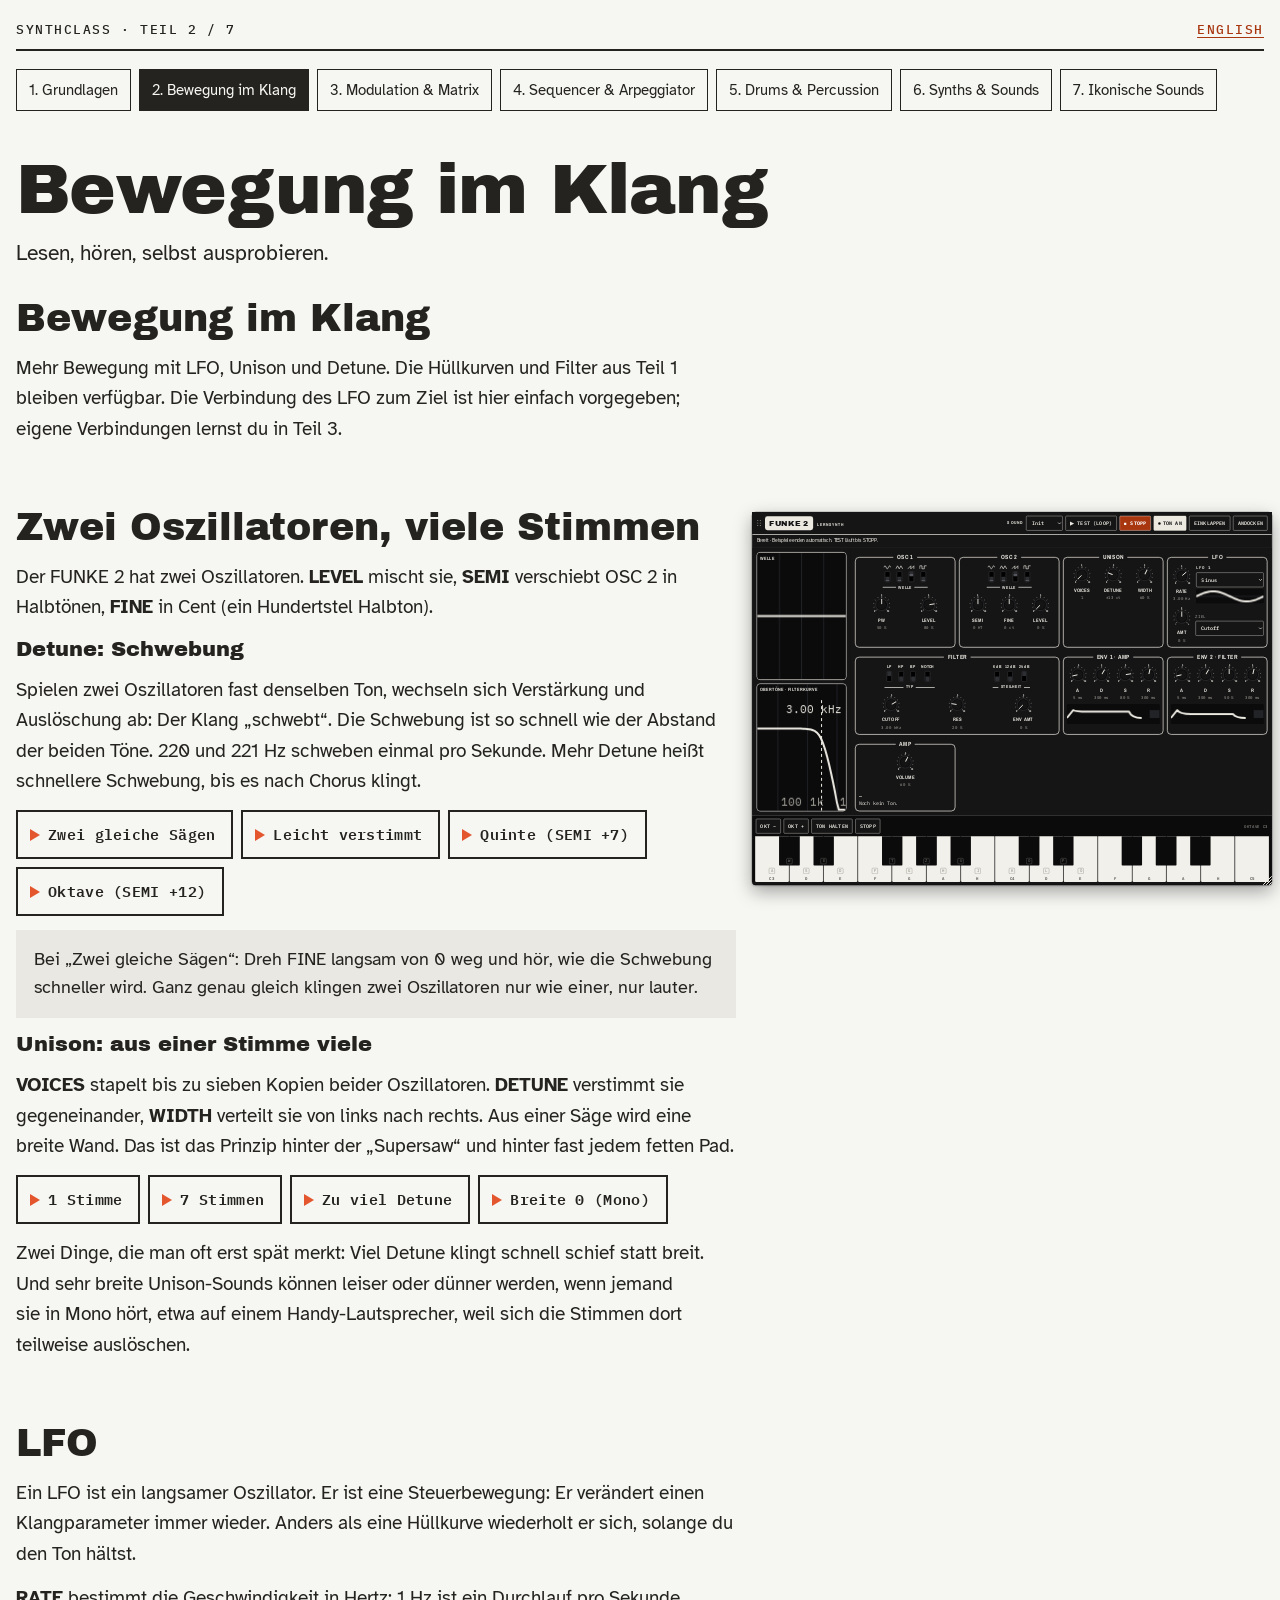
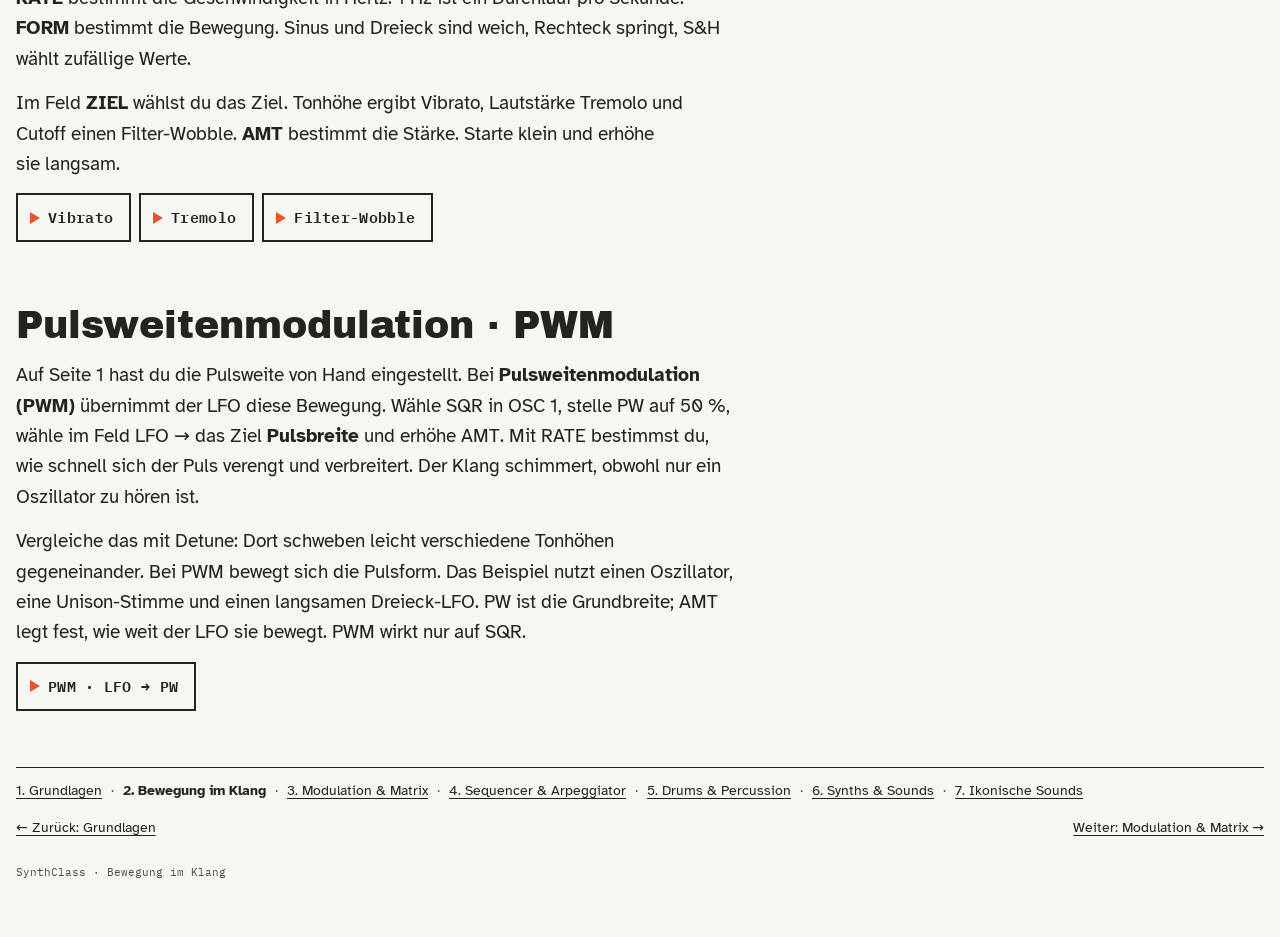
<file: de/fortgeschritten.html>
<!doctype html>
<html lang="de">
<head>
<meta charset="utf-8">
<meta name="viewport" content="width=device-width, initial-scale=1, viewport-fit=cover">
<title>SynthClass · 2. Bewegung im Klang</title>
<link rel="stylesheet" href="https://fonts.googleapis.com/css2?family=Archivo+Black&family=Atkinson+Hyperlegible:ital,wght@0,400;0,700;1,400&family=IBM+Plex+Mono:wght@400;500;600&family=Archivo+Narrow:wght@600;700&display=swap">
<style>
/* Layout: Lehrtext links zum Lesen, spielbarer Synth rechts klebend daneben; mobil steht der Synth oben. */
:root{
  --paper:#F6F6F3; --ink:#24231F; --muted:#4D4B45; --surface:#E9E8E3; --rule:#24231F;
  --accent:#E4572E; --accent-ink:#A8360F; --blue:#1F4FBF;
  --note-dark-bg:#2C2D30; --note-dark-fg:#F1EFE9;
  --panel:#24262A; --panel-2:#2D2F34; --panel-line:#3A3C42; --panel-edge:#15161A;
  --panel-text:#F5F3EE; --panel-label:#DAD7CF; --panel-dim:#B0ACA3; --panel-accent:#FFA27A; --panel-print:#E6E1D3;
  --knob-face:#33353A; --knob-track:#4A4C53; --led-off:#4A4C53; --led-on:#FF6A3D;
  --scope-bg:#17181B; --scope-grid:#2C2E33; --scope-line:#FF7A50; --curve:#9DB4F0; --spec:#5A5D65;
  --key-white:#ECEAE3; --key-white-ink:#55534D; --key-black:#141416; --key-bed:#0E0F11; --key-down:#FF6A3D;
  --f-display:'Archivo Black','Arial Black',Impact,sans-serif;
  --f-body:'Atkinson Hyperlegible',system-ui,-apple-system,'Segoe UI',sans-serif;
  --f-mono:'IBM Plex Mono',ui-monospace,'SFMono-Regular',Menlo,Consolas,monospace;
}
@media (prefers-color-scheme: dark){
  :root:not([data-theme="light"]){
    --paper:#1B1C1F; --ink:#E7E5DF; --muted:#BAB6AD; --surface:#26272B; --rule:#E7E5DF;
    --accent:#F0703F; --accent-ink:#FF9B70; --blue:#9DB4F0; --panel-edge:#45474D;
    --note-dark-bg:#33353A; --note-dark-fg:#F1EFE9; color-scheme:dark;
  }
}
:root[data-theme="dark"]{
  --paper:#1B1C1F; --ink:#E7E5DF; --muted:#BAB6AD; --surface:#26272B; --rule:#E7E5DF;
  --accent:#F0703F; --accent-ink:#FF9B70; --blue:#9DB4F0; --panel-edge:#45474D;
  --note-dark-bg:#33353A; --note-dark-fg:#F1EFE9; color-scheme:dark;
}
*{box-sizing:border-box}
body{background:var(--paper);color:var(--ink);font-family:var(--f-body);font-size:19px;line-height:1.6;
  padding-left:max(16px,env(safe-area-inset-left,0px));padding-right:max(16px,env(safe-area-inset-right,0px));padding-block:0 56px}
.page{max-width:1380px;margin:0 auto}
.top{display:flex;justify-content:space-between;align-items:baseline;gap:8px 16px;flex-wrap:wrap;border-bottom:2px solid var(--rule);padding:20px 0 8px;font-family:var(--f-mono);font-size:13px;letter-spacing:.12em;font-weight:500;text-transform:uppercase}
.hero{padding:28px 0 28px;display:flex;flex-direction:column;gap:14px;max-width:780px}
h1{font-family:var(--f-display);font-weight:400;font-size:clamp(38px,6.2vw,70px);line-height:.95;letter-spacing:-.01em;margin:0;text-wrap:balance}
.lead{font-size:21px;max-width:680px;margin:0}
.layout{display:grid;grid-template-columns:minmax(0,1fr);gap:40px}
.synth-col{order:-1;min-width:0}
@media (min-width:1100px){
  body:not(.is-floating) .layout{grid-template-columns:minmax(0,1fr) 620px;align-items:start}
  body:not(.is-floating) .synth-col{order:0;position:sticky;top:calc(env(safe-area-inset-top,0px) + 16px);max-height:calc(100vh - 32px);overflow:auto}
}
body.is-floating .synth-col{display:none}
.synth.floating{position:fixed;z-index:30;width:1240px;transform-origin:0 0;transform:scale(var(--s,1));overflow:visible;box-shadow:0 18px 50px rgba(0,0,0,.35),0 2px 6px rgba(0,0,0,.25)}
.synth.floating .s-head{cursor:grab;position:sticky;top:0;z-index:2}
.synth.floating.dragging .s-head{cursor:grabbing}
.synth.dragging{user-select:none;-webkit-user-select:none}
.grip{display:none;width:14px;height:22px;flex-shrink:0;align-self:center;background-image:radial-gradient(circle,var(--panel-dim) 1.6px,transparent 1.8px);background-size:7px 7px}
.synth.floating .grip{display:block}
.synth.min .secs,.synth.min .kbd{display:none}
.rz{display:none;position:absolute;right:0;bottom:0;width:26px;height:26px;cursor:nwse-resize;touch-action:none;z-index:3;
  background:linear-gradient(135deg,transparent 0 52%,var(--panel-label) 52% 57%,transparent 57% 67%,var(--panel-label) 67% 72%,transparent 72% 82%,var(--panel-label) 82% 87%,transparent 87%)}
.synth.floating .rz{display:block}
.synth.min .s-head{border-bottom:0}
@media (max-width:899px){#dock{display:none}}
/* Breites Fenster: Bildschirme links, Sektionen 3 x 2, flache Tastatur */
@container synth (min-width:1000px){
  .s-main{display:grid;grid-template-columns:minmax(260px,300px) minmax(0,1fr)}
  .synth.min .s-main{display:block}
  .synth.min .s-main .screens{grid-template-columns:1fr 1fr;grid-template-rows:auto;border-right:0}
  .synth.min .s-main .screen{min-height:0}
  .synth.min .s-main .screen canvas{position:static;height:150px}
  .s-main .screens{grid-template-columns:1fr;grid-template-rows:1fr 1fr;border-right:1px solid var(--panel-line)}
  .s-main .screen{min-height:150px}
  .s-main .screen canvas{position:absolute;inset:0;height:100%}
  .s-main .secs{grid-template-columns:repeat(3,minmax(0,1fr));border-top:0}
  .ctl{width:60px}
  .knobs{gap:6px}
  .s-main .sec{padding:18px 10px 10px;gap:10px}
  .keys{height:104px}
  .kbar{padding:6px 10px}
}
.text{display:flex;flex-direction:column;gap:64px;min-width:0;max-width:720px}
.chapter{display:flex;flex-direction:column;gap:14px;scroll-margin-top:24px}
.kicker{font-family:var(--f-mono);font-size:13px;letter-spacing:.14em;font-weight:600;color:var(--accent-ink);text-transform:uppercase}
h2{font-family:var(--f-display);font-weight:400;font-size:38px;line-height:1.05;margin:0;text-wrap:balance}
h3{font-family:var(--f-display);font-weight:400;font-size:21px;line-height:1.15;margin:0}
p{margin:0;text-wrap:pretty}
b{font-weight:700}
.howto{background:var(--surface);padding:16px 18px;display:grid;grid-template-columns:repeat(auto-fit,minmax(180px,1fr));gap:14px 22px;font-size:17px;line-height:1.5}
.howto div{display:flex;flex-direction:column;gap:2px}
.howto .k{font-family:var(--f-mono);font-size:13px;font-weight:600;letter-spacing:.1em;color:var(--accent-ink)}
.tries{display:flex;flex-wrap:wrap;gap:8px}
.try{font-family:var(--f-mono);font-size:15px;font-weight:600;letter-spacing:.02em;padding:10px 16px 10px 12px;min-height:48px;border:2px solid var(--ink);background:var(--paper);color:var(--ink);cursor:pointer;display:inline-flex;align-items:center;gap:8px;border-radius:0}
.try::before{content:"";width:0;height:0;border-left:10px solid var(--accent);border-top:6px solid transparent;border-bottom:6px solid transparent}
.try:hover{background:var(--surface)}
.try.on{background:var(--ink);color:var(--paper)}
.try:focus-visible,.pbtn:focus-visible,.sw button:focus-visible,.key:focus-visible,select:focus-visible{outline:3px solid var(--accent);outline-offset:2px}
.defs{display:grid;grid-template-columns:repeat(auto-fit,minmax(210px,1fr));gap:20px}
.def{border-top:3px solid var(--ink);padding-top:8px;display:flex;flex-direction:column;gap:6px;font-size:17px;line-height:1.5;min-width:0}
.def .head{display:flex;justify-content:space-between;align-items:baseline;gap:8px}
.def .tag{font-family:var(--f-mono);font-size:12px;font-weight:600;color:var(--accent-ink);letter-spacing:.06em}
.def .use{color:var(--muted);font-size:16px}
.note{background:var(--surface);padding:16px 18px;font-size:18px;line-height:1.55}
.note.dark{background:var(--note-dark-bg);color:var(--note-dark-fg)}
.chain{display:flex;flex-wrap:wrap;align-items:stretch;gap:6px}
.chain .box{border:2px solid var(--ink);padding:8px 12px;display:flex;flex-direction:column;gap:2px;min-width:0;flex:1 1 120px}
.chain .box .t{font-family:var(--f-display);font-size:19px}
.chain .box .s{font-size:16px;color:var(--muted);line-height:1.4}
.chain .arr{align-self:center;font-family:var(--f-mono);font-weight:600}
.chain .box.helper{border-style:dashed;border-color:var(--accent)}
.chain .box.ear{background:var(--ink);color:var(--paper)}
.chain .box.ear .s{color:var(--paper);opacity:.8}
.tablewrap{overflow-x:auto}
table{border-collapse:collapse;width:100%;min-width:560px;font-size:17px;line-height:1.45}
th{font-family:var(--f-mono);font-size:12px;letter-spacing:.1em;text-align:left;padding:8px 10px 8px 0;border-bottom:2px solid var(--rule)}
td{padding:8px 10px 8px 0;border-bottom:1px solid var(--muted);vertical-align:top}
td:first-child{font-weight:700;white-space:nowrap}
.recipes{display:grid;grid-template-columns:repeat(auto-fit,minmax(190px,1fr));gap:12px}
.recipe{background:var(--surface);border-top:4px solid var(--ink);padding:12px 14px 14px;display:flex;flex-direction:column;gap:8px;font-size:16px;line-height:1.4}
.recipe .row{display:flex;gap:8px}
.recipe .row span:first-child{width:64px;flex-shrink:0;font-family:var(--f-mono);font-size:12px;font-weight:600;color:var(--accent-ink);padding-top:2px}
.recipe .try{margin-top:6px;align-self:flex-start}
footer.foot{margin-top:56px;border-top:1px solid var(--rule);padding-top:10px;font-family:var(--f-mono);font-size:13px;color:var(--muted);display:flex;justify-content:space-between;gap:8px 16px;flex-wrap:wrap}

/* --- Synth panel (Hardware, immer dunkel) --- */
.synth{background:var(--panel);color:var(--panel-text);border:1px solid var(--panel-edge);border-radius:10px;overflow:hidden;container-type:inline-size;container-name:synth}
.krow{display:flex;gap:10px;align-items:center}
.krow .mini{flex:1;min-width:90px;height:62px}
.s-head{display:flex;align-items:center;justify-content:space-between;gap:10px;padding:10px 12px;background:var(--panel-2);border-bottom:1px solid var(--panel-line);flex-wrap:wrap}
.brand{display:flex;align-items:baseline;gap:10px}
.brand .n{font-family:var(--f-display);font-size:21px;letter-spacing:.08em}
.brand .d{font-family:var(--f-mono);font-size:11px;letter-spacing:.16em;color:var(--panel-dim)}
.s-head .ctrls{display:flex;gap:8px;align-items:center;flex-wrap:wrap}
.pbtn{font-family:var(--f-mono);font-size:13px;font-weight:600;letter-spacing:.08em;background:var(--panel);color:var(--panel-text);border:1px solid var(--panel-line);padding:8px 12px;min-height:42px;cursor:pointer;border-radius:4px;display:inline-flex;align-items:center;gap:6px}
.pbtn:hover{border-color:var(--panel-dim)}
.pbtn[aria-pressed="true"]{background:var(--led-on);color:var(--key-black);border-color:var(--led-on)}
.pbtn.power{background:var(--led-on);color:var(--key-black);border-color:var(--led-on)}
.pbtn.power[aria-pressed="true"]{background:var(--panel);color:var(--panel-text);border-color:var(--panel-line)}
.pbtn .dot{width:7px;height:7px;border-radius:50%;background:currentColor}
.synth select{font-family:var(--f-mono);font-size:13px;font-weight:600;letter-spacing:.06em;background:var(--panel);color:var(--panel-text);border:1px solid var(--panel-line);border-radius:4px;min-height:42px;padding:0 10px}
.screens{display:grid;grid-template-columns:1fr 1fr;gap:1px;background:var(--panel-line)}
@media (max-width:480px){.screens{grid-template-columns:1fr}}
.screen{background:var(--scope-bg);position:relative;min-width:0}
.screen canvas{display:block;width:100%;height:140px}
.screen .lbl{position:absolute;left:8px;top:6px;font-family:var(--f-mono);font-size:11px;letter-spacing:.14em;color:var(--panel-dim);pointer-events:none}
.secs{display:grid;grid-template-columns:repeat(auto-fit,minmax(280px,1fr));gap:22px 10px;padding:22px 12px 12px;background:var(--panel);border-top:1px solid var(--panel-line)}
.sec{border:1.5px solid var(--panel-print);border-radius:6px;padding:18px 12px 12px;display:flex;flex-direction:column;gap:12px;min-width:0}
.sec-name{align-self:flex-start;margin-top:-30px;background:var(--panel-print);color:var(--panel);font-family:var(--f-mono);font-weight:700;font-size:12px;line-height:1.3;letter-spacing:.14em;padding:3px 9px;border-radius:3px}
.swrow{display:flex;gap:6px 14px;flex-wrap:wrap;align-items:flex-start}
.swgrp{display:flex;flex-direction:column;gap:2px;border-radius:4px}
.swgrp .cap{font-family:var(--f-mono);font-size:10px;letter-spacing:.14em;color:var(--panel-dim);padding-left:4px}
.swgrp.hi{box-shadow:0 0 0 2px var(--led-on)}
.sw{display:flex;flex-wrap:wrap;gap:2px}
.sw button{background:none;border:0;padding:6px 6px 6px 5px;display:flex;flex-direction:row;align-items:center;gap:5px;cursor:pointer;color:var(--panel-label);font-family:var(--f-mono);font-size:12px;min-height:34px;border-radius:3px;white-space:nowrap}
.sw button:hover{background:var(--panel-2)}
.sw button .led{flex-shrink:0;width:9px;height:9px;border-radius:50%;background:var(--led-off)}
.sw button[aria-checked="true"]{color:var(--panel-text)}
.sw button[aria-checked="true"] .led{background:var(--led-on);box-shadow:0 0 6px var(--led-on)}
.knobs{display:flex;flex-wrap:wrap;gap:8px 8px}
.ctl{display:flex;flex-direction:column;align-items:center;gap:2px;width:64px}
.knob{width:54px;height:54px;touch-action:none;cursor:ns-resize;border-radius:50%;display:block}
.knob:focus-visible{outline:2px solid var(--led-on);outline-offset:2px}
.ctl .l{font-family:var(--f-mono);font-size:12px;letter-spacing:.06em;color:var(--panel-label);margin-top:4px}
.ctl .v{font-family:var(--f-mono);font-size:11px;color:var(--panel-dim);font-variant-numeric:tabular-nums;white-space:nowrap}
.ctl.hi .l{color:var(--led-on)}
.ctl.hi .knob{box-shadow:0 0 0 3px var(--led-on)}
.mini{display:block;width:100%;height:56px;background:var(--scope-bg);border-radius:3px}
.readout{font-family:var(--f-mono);font-size:14px;line-height:1.5;color:var(--panel-label);font-variant-numeric:tabular-nums}
.readout b{color:var(--panel-text);font-weight:600}
.kbd{background:var(--key-bed);border-top:1px solid var(--panel-line)}
.kbar{display:flex;align-items:center;gap:8px;flex-wrap:wrap;padding:8px 10px}
.kbar .hint{font-family:var(--f-mono);font-size:12px;color:var(--panel-dim);letter-spacing:.06em;margin-left:auto}
.keys{position:relative;height:130px;margin:0 8px 8px;display:flex;gap:2px;touch-action:none;user-select:none;-webkit-user-select:none}
.key{border:0;padding:0;cursor:pointer;font-family:var(--f-mono);font-size:12px;display:flex;flex-direction:column;align-items:center;justify-content:flex-end;gap:5px}
.key .kc{font-size:10px;line-height:15px;min-width:17px;padding:0 3px;border:1px solid currentColor;border-radius:3px;opacity:.7;text-align:center}
.key .nn{font-weight:600;line-height:1}
.key.w{flex:1;background:var(--key-white);color:var(--key-white-ink);border-radius:0 0 3px 3px;padding-bottom:6px;min-width:0}
.key.b{position:absolute;top:0;height:64%;background:var(--key-black);color:var(--panel-dim);border-radius:0 0 2px 2px;padding-bottom:4px;z-index:1}
.key.down{background:var(--key-down);color:var(--key-black)}
.top a{color:var(--accent-ink);text-decoration:underline;text-underline-offset:3px}
.navlink{font-family:var(--f-mono);font-size:14px;font-weight:600;color:var(--accent-ink)}
.toast{position:fixed;left:max(16px,env(safe-area-inset-left,0px));right:max(16px,env(safe-area-inset-right,0px));bottom:calc(16px + env(safe-area-inset-bottom,0px));z-index:20;background:var(--panel);color:var(--panel-text);border:1px solid var(--panel-line);padding:10px 12px;display:flex;align-items:center;gap:12px;justify-content:space-between;font-size:17px;max-width:620px;margin:0 auto}
@media (prefers-reduced-motion: reduce){*{scroll-behavior:auto!important}}
/* --- Siebdruck-Look: schwarze Platte, weißer Aufdruck, schwarze Knöpfe --- */
:root{
  --panel:#111214; --panel-2:#111214; --panel-line:#2A2B2F; --panel-edge:#000000;
  --panel-print:#ECE9E1; --panel-label:#ECE9E1; --panel-text:#ECE9E1; --panel-dim:#A9A69E; --panel-accent:#ECE9E1;
  --knob-face:#0B0B0C; --knob-skirt:#26272B; --knob-track:#34363B; --knob-arc:#ECE9E1;
  --led-off:#3A2A24; --scope-bg:#0B0B0C; --scope-grid:#222327;
  --key-white:#F2F0EA; --key-black:#0B0B0C; --key-bed:#0B0B0C;
}
.synth{background:var(--panel)}
.s-head{background:var(--panel);border-bottom:1.5px solid var(--panel-print)}
.brand .n{color:var(--panel-print);letter-spacing:.14em}
.secs,.s-main .secs{background:var(--panel)}
.sec-name{background:var(--panel);color:var(--panel-print);padding:2px 8px;margin-left:-4px}
.sub-name{color:var(--panel-print)}
.screens{gap:10px;padding:12px;background:var(--panel)}
.s-main .screens{border-right:0}
.screen{border:1.5px solid var(--panel-print);border-radius:4px;overflow:hidden}
.pbtn,.sw button,.tog,.synth select,.psel{background:var(--panel);border:1.5px solid var(--panel-print);color:var(--panel-print);box-shadow:none;border-radius:3px}
.pbtn:hover,.sw button:hover,.tog:hover{background:var(--panel-line)}
.sw{gap:6px}
.sw button{color:var(--panel-dim)}
.sw button[aria-checked="true"],.tog[aria-pressed="true"]{color:var(--panel-print)}
.pbtn[aria-pressed="true"]{background:var(--panel-print);color:var(--panel);border-color:var(--panel-print)}
.pbtn.power{background:var(--led-on);color:var(--key-black);border-color:var(--led-on)}
.pbtn.power[aria-pressed="true"]{background:var(--panel);color:var(--panel-print);border-color:var(--panel-print)}
.ctl .l{color:var(--panel-print)}
.kbd{background:var(--key-bed);border-top:1.5px solid var(--panel-print)}
.key.w{background:var(--key-white)}
.key.down,.key.w.down,.key.b.down{background:var(--key-down);color:var(--key-black)}

/* --- Frontplatten-Look: Siebdruck, Skalen, Schiebeschalter --- */
:root{--led-on:#ECE9E1;--key-down:#A8A49B;--scope-line:#ECE9E1;--curve:#ECE9E1;--spec:#3A3B40;--f-narrow:'Archivo Narrow','Arial Narrow',sans-serif;--panel:#151516;--panel-2:#151516;--knob-face:#141415;--knob-skirt:#0C0C0D;--knob-knurl:#5A5B60;--slot:#000000;--slot-edge:#55565B;--thumb-a:#2E2F33;--thumb-b:#55565B}
.synth{background:var(--panel)}
.sec{border:2px solid var(--panel-print);border-radius:12px;padding:20px 12px 12px}
.s-main .sec{padding:20px 10px 10px}
.secs{gap:26px 10px;padding:26px 12px 12px}
.sec-name{align-self:center;margin-top:-33px;margin-left:0;padding:0 10px;background:var(--panel);color:var(--panel-print);font-family:var(--f-narrow);font-weight:700;font-size:17px;letter-spacing:.06em;line-height:1.3;border-radius:0}
.sec-head{justify-content:center;margin-top:-33px}
.sub-name{font-family:var(--f-narrow);font-weight:700;font-size:13px;letter-spacing:.06em}
.brand .n{background:var(--panel-print);color:var(--panel);padding:3px 12px 2px;border-radius:7px;font-size:22px;letter-spacing:.04em}
.brand .d{font-family:var(--f-narrow);font-weight:700;font-size:12px;color:var(--panel-print)}
.s-head{border-bottom:2px solid var(--panel-print)}
.knobs{gap:6px 4px;justify-content:space-around}
.ctl{width:64px}
.knob{width:60px;height:60px;overflow:visible;border-radius:50%}
.knob .num{font-family:var(--f-narrow);font-weight:700;font-size:7.6px;fill:var(--panel-print)}
.knob .hl{opacity:0}
.ctl.hi .knob{box-shadow:none}
.ctl.hi .knob .hl{opacity:1}
.ctl.hi .l{background:var(--panel-print);color:var(--panel);padding:0 5px;border-radius:2px}
.ctl .l{font-family:var(--f-narrow);font-weight:700;font-size:14px;letter-spacing:.04em;margin-top:0;color:var(--panel-print)}
.ctl .v{font-size:11px}
.swrow{gap:8px 18px;justify-content:space-around}
.swgrp{flex-direction:column-reverse;align-items:stretch;gap:4px}
.swgrp .cap{display:flex;align-items:center;gap:6px;font-family:var(--f-narrow);font-weight:700;font-size:12px;letter-spacing:.08em;color:var(--panel-print);padding:0}
.swgrp .cap::before,.swgrp .cap::after{content:"";flex:1;height:1.5px;background:var(--panel-print);min-width:6px}
.swgrp.hi{box-shadow:none}
.swgrp.hi .slot{border-color:var(--led-on);box-shadow:0 0 0 2px var(--led-on)}
.sw{gap:8px;justify-content:center;flex-wrap:wrap}
.sw button,.tog{background:none!important;border:0!important;box-shadow:none!important;transform:none!important;padding:2px!important;min-height:0;min-width:26px;display:flex;flex-direction:column;align-items:center;gap:5px;color:var(--panel-print);cursor:pointer}
.sw button .sl,.tog .sl{font-family:var(--f-narrow);font-weight:700;font-size:12px;letter-spacing:.03em;line-height:13px;white-space:nowrap}
.glyph{width:22px;height:13px;display:block}
.slot{display:block;position:relative;width:15px;height:30px;background:var(--slot);border:1px solid var(--slot-edge);border-radius:3px}
.thumb{position:absolute;left:1px;right:1px;bottom:1px;height:13px;border-radius:2px;background:repeating-linear-gradient(0deg,var(--thumb-a) 0 2px,var(--thumb-b) 2px 3px)}
[aria-checked="true"] .thumb,[aria-pressed="true"] .thumb{bottom:15px}
.sw button:hover .slot,.tog:hover .slot{border-color:var(--panel-print)}
.sw button:focus-visible .slot,.tog:focus-visible .slot{outline:2px solid var(--led-on);outline-offset:2px}
.tog.hi .slot{border-color:var(--led-on);box-shadow:0 0 0 2px var(--led-on)}
.screen{border:2px solid var(--panel-print);border-radius:10px}
.screen .lbl{font-family:var(--f-narrow);font-weight:700;font-size:13px;color:var(--panel-print);letter-spacing:.06em}


/* --- Seite 2 --- */
.top a{color:var(--accent-ink);text-decoration:underline;text-underline-offset:3px}
.navlink{font-family:var(--f-mono);font-size:14px;font-weight:600;color:var(--accent-ink)}
.synth.floating{width:1480px}
.sec.span2{grid-column:span 1}
.sec-head{display:flex;justify-content:center;align-items:center;gap:8px;margin-top:-33px}
.sec-head .sec-name{margin-top:0}
.sub-name{font-family:var(--f-mono);font-weight:600;font-size:11px;letter-spacing:.14em;color:var(--panel-accent)}
.tog{background:var(--panel);border:1px solid var(--panel-line);border-radius:3px;color:var(--panel-label);font-family:var(--f-mono);font-size:11px;font-weight:600;letter-spacing:.08em;padding:4px 8px 4px 6px;min-height:30px;display:inline-flex;align-items:center;gap:6px;cursor:pointer}
.tog .led{width:9px;height:9px;border-radius:50%;background:var(--led-off)}
.tog[aria-pressed="true"]{color:var(--panel-text)}
.tog[aria-pressed="true"] .led{background:var(--led-on);box-shadow:0 0 6px var(--led-on)}
.tog.hi{box-shadow:0 0 0 2px var(--led-on)}
.psel{font-family:var(--f-mono);font-size:12px;font-weight:600;background:var(--panel-2);color:var(--panel-text);border:1px solid var(--panel-line);border-radius:4px;min-height:34px;padding:0 6px;max-width:100%}
.selw{display:flex;flex-direction:column;gap:2px;min-width:0}
.selw .cap{font-family:var(--f-mono);font-size:10px;letter-spacing:.14em;color:var(--panel-dim)}
.selw.hi .psel{box-shadow:0 0 0 2px var(--led-on)}
.lforow{display:grid;grid-template-columns:auto minmax(0,1fr);gap:4px 10px;align-items:center}
.lforow .side{display:flex;flex-direction:column;gap:6px;min-width:0}
.lforow .mini{height:40px}
.mrow{display:grid;grid-template-columns:22px minmax(0,1fr) minmax(0,1fr) 60px;gap:8px;align-items:center}
.mrow .nr{font-family:var(--f-mono);font-size:12px;color:var(--panel-dim)}
.mrow .ctl{width:60px}
.mrow .ctl .l{display:none}
.mhead{display:grid;grid-template-columns:22px minmax(0,1fr) minmax(0,1fr) 60px;gap:8px;font-family:var(--f-mono);font-size:10px;letter-spacing:.14em;color:var(--panel-dim)}
.mhead span:last-child{text-align:center}
@container synth (min-width:1000px){
  .sec.span2{grid-column:span 2}
}
@container synth (min-width:1150px){
  .s-main .secs{grid-template-columns:repeat(4,minmax(0,1fr))}
  .s-main{grid-template-columns:minmax(240px,280px) minmax(0,1fr)}
  .ctl{width:62px}
  .s-main .sec{padding:20px 9px 10px}
  .sw button{padding:6px 4px}
  .mrow .knob{width:46px;height:46px}
  .mrow .knob .num,.mrow .knob .tick{display:none}
  .mrow{gap:6px}
}
/* Obertöne-Editor */
.harm{background:var(--panel);color:var(--panel-text);border-radius:8px;padding:14px;display:flex;flex-direction:column;gap:12px}
.harm .row{display:grid;grid-template-columns:minmax(0,3fr) minmax(0,2fr);gap:12px}
@media (max-width:600px){.harm .row{grid-template-columns:1fr}}
.harm canvas{display:block;width:100%;height:190px;background:var(--scope-bg);border-radius:4px;touch-action:none}
.harm canvas.bars{cursor:ns-resize}
.harm .lbl{font-family:var(--f-mono);font-size:11px;letter-spacing:.12em;color:var(--panel-dim)}
.harm .cell{display:flex;flex-direction:column;gap:6px;min-width:0}
.harm .hint{font-size:15px;color:var(--panel-label);line-height:1.45}
</style>
<style>:root{padding-top:env(safe-area-inset-top,0px);padding-bottom:env(safe-area-inset-bottom,0px)}body{margin:0}[hidden]{display:none!important}img{max-width:100%}</style>
<link rel="stylesheet" href="../course.css?v=429349cc2f">
</head>
<body data-course="2">
<div class="page">
  <div class="top"><div>SynthClass · Teil 2 / 7</div><a href="../advanced.html" hreflang="en">English</a></div><nav aria-label="Kursseiten" class="course-nav"><a href="index.html">1. Grundlagen</a><a href="fortgeschritten.html" aria-current="page">2. Bewegung im Klang</a><a href="modulation.html">3. Modulation & Matrix</a><a href="sequencer.html">4. Sequencer & Arpeggiator</a><a href="drums.html">5. Drums & Percussion</a><a href="sounds.html">6. Synths & Sounds</a><a href="iconic.html">7. Ikonische Sounds</a></nav><header class="hero"><h1>Bewegung im Klang</h1><p class="lead">Lesen, hören, selbst ausprobieren.</p></header>

  <div class="layout">
    <main class="text"><section class="chapter" id="start"><h2>Bewegung im Klang</h2><p>Mehr Bewegung mit LFO, Unison und Detune. Die Hüllkurven und Filter aus Teil 1 bleiben verfügbar. Die Verbindung des LFO zum Ziel ist hier einfach vorgegeben; eigene Verbindungen lernst du in Teil 3.</p></section><section class="chapter" id="oszillatoren">

        <h2>Zwei Oszillatoren, viele Stimmen</h2>
        <p>Der FUNKE 2 hat zwei Oszillatoren. <b>LEVEL</b> mischt sie, <b>SEMI</b> verschiebt OSC 2 in Halbtönen, <b>FINE</b> in Cent (ein Hundertstel Halbton).</p>
        <h3>Detune: Schwebung</h3>
        <p>Spielen zwei Oszillatoren fast denselben Ton, wechseln sich Verstärkung und Auslöschung ab: Der Klang „schwebt“. Die Schwebung ist so schnell wie der Abstand der beiden Töne. 220 und 221 Hz schweben einmal pro Sekunde. Mehr Detune heißt schnellere Schwebung, bis es nach Chorus klingt.</p>
        <div class="tries">
          <button class="try" data-lesson="d_same">Zwei gleiche Sägen</button>
          <button class="try" data-lesson="d_beat">Leicht verstimmt</button>
          <button class="try" data-lesson="d_fifth">Quinte (SEMI +7)</button>
          <button class="try" data-lesson="d_oct">Oktave (SEMI +12)</button>
        </div>
        <p class="note">Bei „Zwei gleiche Sägen“: Dreh FINE langsam von 0 weg und hör, wie die Schwebung schneller wird. Ganz genau gleich klingen zwei Oszillatoren nur wie einer, nur lauter.</p>
        <h3>Unison: aus einer Stimme viele</h3>
        <p><b>VOICES</b> stapelt bis zu sieben Kopien beider Oszillatoren. <b>DETUNE</b> verstimmt sie gegeneinander, <b>WIDTH</b> verteilt sie von links nach rechts. Aus einer Säge wird eine breite Wand. Das ist das Prinzip hinter der „Supersaw“ und hinter fast jedem fetten Pad.</p>
        <div class="tries">
          <button class="try" data-lesson="u_1">1 Stimme</button>
          <button class="try" data-lesson="u_7">7 Stimmen</button>
          <button class="try" data-lesson="u_much">Zu viel Detune</button>
          <button class="try" data-lesson="u_mono">Breite 0 (Mono)</button>
        </div>
        <p>Zwei Dinge, die man oft erst spät merkt: Viel Detune klingt schnell schief statt breit. Und sehr breite Unison-Sounds können leiser oder dünner werden, wenn jemand sie in Mono hört, etwa auf einem Handy-Lautsprecher, weil sich die Stimmen dort teilweise auslöschen.</p>
        </section><section class="chapter" id="lfo"><h2>LFO</h2><p>Ein LFO ist ein langsamer Oszillator. Er ist eine Steuerbewegung: Er verändert einen Klangparameter immer wieder. Anders als eine Hüllkurve wiederholt er sich, solange du den Ton hältst.</p><p><b>RATE</b> bestimmt die Geschwindigkeit in Hertz: 1 Hz ist ein Durchlauf pro Sekunde. <b>FORM</b> bestimmt die Bewegung. Sinus und Dreieck sind weich, Rechteck springt, S&amp;H wählt zufällige Werte.</p><p>Im Feld <b>ZIEL</b> wählst du das Ziel. Tonhöhe ergibt Vibrato, Lautstärke Tremolo und Cutoff einen Filter-Wobble. <b>AMT</b> bestimmt die Stärke. Starte klein und erhöhe sie langsam.</p><div class="tries"><button class="try" data-lesson="course_vib">Vibrato</button><button class="try" data-lesson="course_trem">Tremolo</button><button class="try" data-lesson="course_wob">Filter-Wobble</button></div></section><section class="chapter" id="pwm"><h2>Pulsweitenmodulation · PWM</h2><p>Auf Seite 1 hast du die Pulsweite von Hand eingestellt. Bei <b>Pulsweitenmodulation (PWM)</b> übernimmt der LFO diese Bewegung. Wähle SQR in OSC 1, stelle PW auf 50 %, wähle im Feld LFO → das Ziel <b>Pulsbreite</b> und erhöhe AMT. Mit RATE bestimmst du, wie schnell sich der Puls verengt und verbreitert. Der Klang schimmert, obwohl nur ein Oszillator zu hören ist.</p><p>Vergleiche das mit Detune: Dort schweben leicht verschiedene Tonhöhen gegeneinander. Bei PWM bewegt sich die Pulsform. Das Beispiel nutzt einen Oszillator, eine Unison-Stimme und einen langsamen Dreieck-LFO. PW ist die Grundbreite; AMT legt fest, wie weit der LFO sie bewegt. PWM wirkt nur auf SQR.</p><div class="tries"><button class="try" data-lesson="course_pwm">PWM · LFO → PW</button></div></section></main>

    <aside class="synth-col" aria-label="Spielbarer Synthesizer FUNKE 2">
      <div class="synth" id="synth">
        <div class="s-head">
          <div class="brand"><span class="grip" aria-hidden="true" title="Zum Verschieben ziehen"></span><span class="n">FUNKE 2</span><span class="d">LERNSYNTH</span></div>
          <div class="ctrls">
            <label for="preset" class="brand"><span class="d">SOUND</span></label>
            <select id="preset"><option value="init">Init</option><option value="d_beat">Detune</option><option value="u_7">Unison</option><option value="course_vib">Vibrato</option><option value="course_wob">Wobble</option><option value="course_pwm">PWM</option></select>
            <button class="pbtn" id="previewTest" aria-pressed="false">▶ TEST (LOOP)</button><button class="pbtn preview-stop" id="previewStop">■ STOPP</button><button class="pbtn power" id="power" aria-pressed="false"><span class="dot"></span><span id="powerLbl">TON AN</span></button>
            <button class="pbtn" id="minimize" aria-expanded="true" aria-controls="synth">EINKLAPPEN</button>
            <button class="pbtn" id="dock">ANDOCKEN</button>
          </div>
        </div>
        <p class="playback-status" id="playbackStatus" role="status">Bereit · Beispiele enden automatisch. TEST läuft bis STOPP.</p><div class="s-main">
          <div class="screens">
            <div class="screen"><canvas id="scope" aria-label="Oszilloskop"></canvas><span class="lbl">WELLE</span></div>
            <div class="screen"><canvas id="spec" aria-label="Obertöne und Filterkurve"></canvas><span class="lbl">OBERTÖNE · <span style="color:var(--curve)">FILTERKURVE</span></span></div>
          </div>
          <div class="secs" id="secs"></div>
        </div>
        <div class="kbd">
          <div class="kbar">
            <button class="pbtn" id="octDown" aria-label="Oktave tiefer">OKT −</button>
            <button class="pbtn" id="octUp" aria-label="Oktave höher">OKT +</button>
            <button class="pbtn" id="hold" aria-pressed="false" title="Hält manuell gespielte Töne bis zum erneuten Klick.">TON HALTEN</button>
            <button class="pbtn" id="stop">STOPP</button>
            <span class="hint" id="octLbl">OKTAVE C3</span>
          </div>
          <div class="keys" id="keys"></div>
        </div>
        <div class="rz" id="rz" title="Ziehen zum Vergrößern oder Verkleinern (Doppelklick: Standardgröße)"></div>
      </div>
    </aside>
  </div>

  <footer class="foot course-footer"><nav class="course-bottom" aria-label="Kursnavigation am Seitenende"><div class="course-bottom-links"><a href="index.html">1. Grundlagen</a> <span aria-hidden="true">·</span> <a href="fortgeschritten.html" aria-current="page">2. Bewegung im Klang</a> <span aria-hidden="true">·</span> <a href="modulation.html">3. Modulation & Matrix</a> <span aria-hidden="true">·</span> <a href="sequencer.html">4. Sequencer & Arpeggiator</a> <span aria-hidden="true">·</span> <a href="drums.html">5. Drums & Percussion</a> <span aria-hidden="true">·</span> <a href="sounds.html">6. Synths & Sounds</a> <span aria-hidden="true">·</span> <a href="iconic.html">7. Ikonische Sounds</a></div><div class="course-bottom-adjacent"><a rel="prev" href="index.html">← Zurück: Grundlagen</a><a rel="next" href="modulation.html">Weiter: Modulation & Matrix →</a></div></nav><small>SynthClass · Bewegung im Klang</small></footer>
</div>

<div class="toast" id="toast" hidden><span id="toastText">Spielt. Die Regler im Synth sind markiert.</span><button class="pbtn" id="toastGo">ZUM SYNTH</button></div>

<script>
(function(){
'use strict';
const $=s=>document.querySelector(s);
const pct=v=>Math.round(v*100)+' %';
const bip=v=>(v>0?'+':'')+Math.round(v*100)+' %';
const hz=v=>v<1000?(v<10?v.toFixed(2):v<100?v.toFixed(1):Math.round(v))+' Hz':(v/1000).toFixed(v<10000?2:1)+' kHz';
const sec=v=>v<1?Math.round(v*1000)+' ms':v.toFixed(2)+' s';

// ---------- Parameter ----------
const PARAMS={
  pw:{label:'PW',aria:'Pulsbreite OSC 1 und 2',min:.05,max:.95,def:.5,fmt:pct},
  l1:{label:'LEVEL',aria:'Pegel OSC 1',min:0,max:1,def:.8,fmt:pct},
  semi2:{label:'SEMI',aria:'OSC 2 Halbtöne',min:-24,max:24,step:1,def:0,fmt:v=>(v>0?'+':'')+v+' HT'},
  fine2:{label:'FINE',aria:'OSC 2 Feinstimmung',min:-50,max:50,step:1,def:0,fmt:v=>(v>0?'+':'')+v+' ct'},
  l2:{label:'LEVEL',aria:'Pegel OSC 2',min:0,max:1,def:0,fmt:pct},
  voices:{label:'VOICES',aria:'Unison-Stimmen',min:1,max:7,step:1,def:1,fmt:v=>String(v)},
  detune:{label:'DETUNE',aria:'Unison-Verstimmung',min:0,max:1,def:.25,fmt:v=>'±'+Math.round(v*50)+' ct'},
  width:{label:'WIDTH',aria:'Unison-Stereobreite',min:0,max:1,def:.6,fmt:pct},
  cutoff:{label:'CUTOFF',aria:'Filter Cutoff',min:30,max:18000,exp:1,def:3000,fmt:hz},
  res:{label:'RES',aria:'Filter Resonanz',min:0,max:1,def:.2,fmt:pct},
  drive:{label:'DRIVE',aria:'Filter Drive',min:0,max:1,def:0,fmt:pct},
  keytrk:{label:'KEYTRK',aria:'Filter Keytracking',min:0,max:1,def:0,fmt:pct},
  envAmt:{label:'ENV AMT',aria:'Filter-Hüllkurve Stärke',min:0,max:1,def:0,fmt:pct},
  e1a:{label:'A',aria:'Amp-Hüllkurve Attack',min:.002,max:4,exp:1,def:.005,fmt:sec},
  e1d:{label:'D',aria:'Amp-Hüllkurve Decay',min:.005,max:4,exp:1,def:.3,fmt:sec},
  e1s:{label:'S',aria:'Amp-Hüllkurve Sustain',min:0,max:1,def:.8,fmt:pct},
  e1r:{label:'R',aria:'Amp-Hüllkurve Release',min:.01,max:5,exp:1,def:.3,fmt:sec},
  e2a:{label:'A',aria:'Filter-Hüllkurve Attack',min:.002,max:4,exp:1,def:.005,fmt:sec},
  e2d:{label:'D',aria:'Filter-Hüllkurve Decay',min:.005,max:4,exp:1,def:.3,fmt:sec},
  e2s:{label:'S',aria:'Filter-Hüllkurve Sustain',min:0,max:1,def:.5,fmt:pct},
  e2r:{label:'R',aria:'Filter-Hüllkurve Release',min:.01,max:5,exp:1,def:.3,fmt:sec},
  e3a:{label:'A',aria:'Hüllkurve 3 Attack',min:.002,max:4,exp:1,def:.005,fmt:sec},
  e3d:{label:'D',aria:'Hüllkurve 3 Decay',min:.005,max:4,exp:1,def:.5,fmt:sec},
  e3s:{label:'S',aria:'Hüllkurve 3 Sustain',min:0,max:1,def:0,fmt:pct},
  e3r:{label:'R',aria:'Hüllkurve 3 Release',min:.01,max:5,exp:1,def:.3,fmt:sec},
  lfo1r:{label:'RATE',aria:'LFO 1 Tempo',min:.05,max:20,exp:1,def:3,fmt:hz},
  lfo2r:{label:'RATE',aria:'LFO 2 Tempo',min:.05,max:20,exp:1,def:.5,fmt:hz},
  m1a:{label:'AMT',aria:'Mod-Slot 1 Menge',min:-1,max:1,def:0,bip:1,fmt:bip},
  m2a:{label:'AMT',aria:'Mod-Slot 2 Menge',min:-1,max:1,def:0,bip:1,fmt:bip},
  m3a:{label:'AMT',aria:'Mod-Slot 3 Menge',min:-1,max:1,def:0,bip:1,fmt:bip},
  glide:{label:'GLIDE',aria:'Glide-Zeit',min:0,max:1,def:0,fmt:v=>v<.001?'aus':sec(v)},
  vol:{label:'VOLUME',aria:'Lautstärke',min:0,max:1,def:.6,fmt:pct}
};
const WAVES=[['sin','SIN'],['tri','TRI'],['saw','SAW'],['sqr','SQR']];
const SWITCHES={
  w1:{cap:'WELLE',opts:WAVES,def:'saw'},
  w2:{cap:'WELLE',opts:WAVES,def:'saw'},
  mode:{cap:'TYP',opts:[['lp','LP'],['hp','HP'],['bp','BP'],['notch','NOTCH']],def:'lp'},
  slope:{cap:'STEILHEIT',opts:[['6','6 dB'],['12','12 dB'],['24','24 dB']],def:'24'}
};
const TOGGLES={sync:{label:'SYNC',def:false},legato:{label:'LEGATO',def:false}};
const LSHAPES=[['sin','Sinus'],['tri','Dreieck'],['saw','Sägezahn'],['sqr','Rechteck'],['sh','Zufall (S&H)']];
const SRCS=[['none','—'],['lfo1','LFO 1'],['lfo2','LFO 2'],['env3','ENV 3'],['vel','Velocity'],['kt','Keytrack']];
const DSTS=[['none','—'],['pitch','Tonhöhe'],['p2','OSC 2 Tonhöhe'],['cut','Cutoff'],['res','Resonanz'],['pw','Pulsbreite'],['det','Detune'],['vol','Lautstärke'],['lfo1r','LFO 1 Tempo']];
const SELECTS={
  lfo1s:{cap:'FORM',opts:LSHAPES,def:'sin'},lfo2s:{cap:'FORM',opts:LSHAPES,def:'tri'},
  m1s:{cap:'QUELLE',opts:SRCS,def:'none'},m1d:{cap:'ZIEL',opts:DSTS,def:'none'},
  m2s:{cap:'QUELLE',opts:SRCS,def:'none'},m2d:{cap:'ZIEL',opts:DSTS,def:'none'},
  m3s:{cap:'QUELLE',opts:SRCS,def:'none'},m3d:{cap:'ZIEL',opts:DSTS,def:'none'}
};
const INIT={};
for(const k in PARAMS)INIT[k]=PARAMS[k].def;
for(const k in SWITCHES)INIT[k]=SWITCHES[k].def;
for(const k in TOGGLES)INIT[k]=TOGGLES[k].def;
for(const k in SELECTS)INIT[k]=SELECTS[k].def;
SELECTS.m1d.opts=DSTS.filter(([id])=>['pitch','vol','cut','pw'].includes(id));PARAMS.m1a.aria='LFO amount';INIT.m1s='lfo1';INIT.m1d='cut';
const P=Object.assign({},INIT);

// Obertöne
const H=16;
const HARM={
  saw:Array.from({length:H},(_,i)=>1/(i+1)),
  sine:Array.from({length:H},(_,i)=>i===0?1:0),
  sqr:Array.from({length:H},(_,i)=>(i%2===0)?1/(i+1):0),
  tri:Array.from({length:H},(_,i)=>(i%2===0)?((i/2)%2===0?1:-1)/((i+1)*(i+1)):0),
  organ:Array.from({length:H},(_,i)=>({0:1,1:.8,2:.6,3:.5,5:.4,7:.35,11:.25,15:.2})[i]||0),
  clear:Array.from({length:H},(_,i)=>i===0?1:0)
};
let harm=HARM.saw.slice();

const LESSONS={
  course_pwm:{p:{w1:'sqr',l1:.8,l2:0,voices:1,pw:.5,cutoff:6500,res:.1,lfo1s:'tri',lfo1r:.6,m1s:'lfo1',m1d:'pw',m1a:.6},hi:['w1','pw','lfo1r'],play:{hold:45}},
  course_vib:{p:{lfo1r:5,m1s:'lfo1',m1d:'pitch',m1a:.04},hi:['lfo1r','m1a'],play:{hold:57}},
  course_trem:{p:{w1:'tri',lfo1r:5,m1s:'lfo1',m1d:'vol',m1a:.7},hi:['lfo1r','m1a'],play:{hold:57}},
  course_wob:{p:{cutoff:600,res:.5,lfo1r:1,m1s:'lfo1',m1d:'cut',m1a:.45},hi:['lfo1r','m1a'],play:{hold:45}},
  init:{"p":{"w1":"saw","l2":0,"voices":1,"cutoff":18000,"res":0,"envAmt":0,"drive":0,"keytrk":0,"e1a":0.002,"e1d":0.3,"e1s":1,"e1r":0.03},"hi":[],"play":{"hold":45}},
  d_same:{p:{w1:'saw',w2:'saw',l1:.7,l2:.7,cutoff:5000},hi:['l2','fine2'],play:{hold:45}},
  d_beat:{p:{w1:'saw',w2:'saw',l1:.7,l2:.7,fine2:8,cutoff:5000},hi:['fine2'],play:{hold:45}},
  d_fifth:{p:{w1:'saw',w2:'saw',l1:.7,l2:.6,semi2:7,cutoff:4000},hi:['semi2'],play:{hold:45}},
  d_oct:{p:{w1:'saw',w2:'sqr',l1:.7,l2:.6,semi2:12,cutoff:4000},hi:['semi2'],play:{hold:45}},
  u_1:{p:{w1:'saw',voices:1,cutoff:6000,e1a:.15,e1r:.6},hi:['voices'],play:{hold:57}},
  u_7:{p:{w1:'saw',voices:7,detune:.3,width:.8,cutoff:6000,e1a:.15,e1r:.6},hi:['voices','detune','width'],play:{hold:57}},
  u_much:{p:{w1:'saw',voices:7,detune:1,width:.8,cutoff:6000,e1a:.15,e1r:.6},hi:['detune'],play:{hold:57}},
  u_mono:{p:{w1:'saw',voices:7,detune:.3,width:0,cutoff:6000,e1a:.15,e1r:.6},hi:['width'],play:{hold:57}},
};

const LAYOUT=[
  {name:'OSC 1',sw:['w1'],knobs:['pw','l1']},
  {name:'OSC 2',sw:['w2'],knobs:['semi2','fine2','l2']},
  {name:'UNISON',knobs:['voices','detune','width']},
  {name:'LFO',lfo:true},
  {name:'FILTER',span:2,sw:['mode','slope'],knobs:['cutoff','res','envAmt']},
  {name:'ENV 1 · AMP',knobs:['e1a','e1d','e1s','e1r'],mini:'e1'},
  {name:'ENV 2 · FILTER',knobs:['e2a','e2d','e2s','e2r'],mini:'e2'},
  {name:'AMP',knobs:['vol'],readout:true}
];

// ---------- UI ----------
const NS='http://www.w3.org/2000/svg';
const knobEls={},swEls={},selEls={},togEls={},minis={};
const toN=(id,v)=>{const p=PARAMS[id];return p.exp?Math.log(v/p.min)/Math.log(p.max/p.min):(v-p.min)/(p.max-p.min);};
const fromN=(id,n)=>{const p=PARAMS[id];n=Math.max(0,Math.min(1,n));let v=p.exp?p.min*Math.pow(p.max/p.min,n):p.min+n*(p.max-p.min);if(p.step)v=Math.round(v/p.step)*p.step;return v;};
function arc(n0,n1){
  if(Math.abs(n1-n0)<.002)return '';
  const a=Math.min(n0,n1),b=Math.max(n0,n1),r=19;
  const A=(-135+270*a)*Math.PI/180,B=(-135+270*b)*Math.PI/180;
  const x0=24+r*Math.sin(A),y0=24-r*Math.cos(A),x1=24+r*Math.sin(B),y1=24-r*Math.cos(B);
  return 'M'+x0.toFixed(2)+' '+y0.toFixed(2)+' A'+r+' '+r+' 0 '+((b-a)*270>180?1:0)+' 1 '+x1.toFixed(2)+' '+y1.toFixed(2);
}

const GLYPH={sin:'M1 6 Q4 -2 7 6 T13 6 T19 6',tri:'M1 10 L5.5 2 L10 10 L14.5 2 L19 10',saw:'M1 10 L9 2 L9 10 L17 2 L17 10',sqr:'M1 10 L1 2 L7 2 L7 10 L13 10 L13 2 L19 2'};
const GLYPH_IDS=new Set(['wave','lfoShape','w1','w2']);
function knobSvg(bip){
  const s=document.createElementNS(NS,'svg');s.setAttribute('viewBox','0 0 60 60');s.setAttribute('class','knob');
  const mk=(t,a)=>{const e=document.createElementNS(NS,t);for(const k in a)e.setAttribute(k,a[k]);return e;};
  for(let i=0;i<=10;i++){
    const a=(-135+27*i)*Math.PI/180,maj=i%5===0,r1=maj?20:21.5,r2=24;
    s.append(mk('line',{x1:(30+r1*Math.sin(a)).toFixed(2),y1:(30-r1*Math.cos(a)).toFixed(2),x2:(30+r2*Math.sin(a)).toFixed(2),y2:(30-r2*Math.cos(a)).toFixed(2),stroke:'var(--panel-print)','stroke-width':maj?1.6:1.1,class:'tick'}));
    if(maj){const t=mk('text',{x:(30+27.2*Math.sin(a)).toFixed(2),y:(30-27.2*Math.cos(a)+2.6).toFixed(2),'text-anchor':'middle',class:'num'});t.textContent=bip?['−','0','+'][i/5]:String(i);s.append(t);}
  }
  const hl=mk('circle',{cx:30,cy:30,r:19.2,fill:'none',stroke:'var(--led-on)','stroke-width':2.6,class:'hl'});
  const knurl=mk('circle',{cx:30,cy:30,r:16.5,fill:'var(--knob-skirt)',stroke:'var(--knob-knurl)','stroke-width':2,'stroke-dasharray':'1.1 1.5'});
  const cap=mk('circle',{cx:30,cy:30,r:13,fill:'var(--knob-face)'});
  const ptr=mk('line',{x1:30,y1:27,x2:30,y2:14.5,stroke:'var(--panel-print)','stroke-width':2.6,'stroke-linecap':'round'});
  s.append(hl,knurl,cap,ptr);
  return {svg:s,val:mk('path',{}),ptr};
}
function switchFace(b,id,val,lab){
  b.setAttribute('aria-label',lab);
  if(GLYPH_IDS.has(id)&&GLYPH[val]){
    const s=document.createElementNS(NS,'svg');s.setAttribute('viewBox','0 0 20 12');s.setAttribute('class','glyph');s.setAttribute('aria-hidden','true');
    const p=document.createElementNS(NS,'path');p.setAttribute('d',GLYPH[val]);p.setAttribute('fill','none');p.setAttribute('stroke','currentColor');p.setAttribute('stroke-width','1.7');p.setAttribute('stroke-linejoin','round');s.append(p);b.append(s);
  }else{const t=document.createElement('span');t.className='sl';t.textContent=lab;b.append(t);}
  const slot=document.createElement('span');slot.className='slot';const th=document.createElement('span');th.className='thumb';slot.append(th);b.append(slot);
}
function makeKnob(id){
  const p=PARAMS[id];
  const wrap=document.createElement('div');wrap.className='ctl';wrap.dataset.param=id;
  const K=knobSvg(p.bip);const svg=K.svg,val=K.val,ptr=K.ptr;
  svg.setAttribute('tabindex','0');svg.setAttribute('role','slider');svg.setAttribute('aria-label',p.aria);
  svg.setAttribute('aria-valuemin','0');svg.setAttribute('aria-valuemax','100');
  const l=document.createElement('span');l.className='l';l.textContent=p.label;
  const v=document.createElement('span');v.className='v';
  wrap.append(svg,l,v);
  knobEls[id]={wrap,svg,val,ptr,v};
  let sy=0,sn=0,drag=false;
  svg.addEventListener('pointerdown',e=>{e.preventDefault();svg.focus();drag=true;sy=e.clientY;sn=toN(id,P[id]);svg.setPointerCapture(e.pointerId);});
  svg.addEventListener('pointermove',e=>{if(!drag)return;setParam(id,fromN(id,sn+(sy-e.clientY)/(e.shiftKey?800:180)));});
  const end=()=>{drag=false;};svg.addEventListener('pointerup',end);svg.addEventListener('pointercancel',end);
  svg.addEventListener('dblclick',()=>setParam(id,p.def));
  svg.addEventListener('keydown',e=>{
    let n=toN(id,P[id]);const st=p.step?(p.step/(p.max-p.min)):(e.shiftKey?.1:.02);
    if(e.key==='ArrowUp'||e.key==='ArrowRight')n+=st;else if(e.key==='ArrowDown'||e.key==='ArrowLeft')n-=st;
    else if(e.key==='Home')n=0;else if(e.key==='End')n=1;else return;
    e.preventDefault();e.stopPropagation();setParam(id,fromN(id,n));
  });
  return wrap;
}
function makeSwitch(id){
  const s=SWITCHES[id];
  const g=document.createElement('div');g.className='swgrp';g.dataset.param=id;
  const cap=document.createElement('span');cap.className='cap';cap.textContent=s.cap;cap.id='cap-'+id;
  const row=document.createElement('div');row.className='sw';row.setAttribute('role','radiogroup');row.setAttribute('aria-labelledby','cap-'+id);
  const btns={};
  s.opts.forEach(([val,lab])=>{const b=document.createElement('button');b.type='button';b.setAttribute('role','radio');switchFace(b,id,val,lab);b.addEventListener('click',()=>setValue(id,val));btns[val]=b;row.append(b);});
  g.append(cap,row);swEls[id]={g,btns};return g;
}
function makeSelect(id,label){
  const s=SELECTS[id];
  const w=document.createElement('div');w.className='selw';
  if(s.cap&&!label){const c=document.createElement('span');c.className='cap';c.textContent=s.cap;w.append(c);}
  const el=document.createElement('select');el.className='psel';el.id='sel-'+id;el.setAttribute('aria-label',label||s.cap);
  s.opts.forEach(([v,l])=>{const o=document.createElement('option');o.value=v;o.textContent=l;el.append(o);});
  el.addEventListener('change',()=>setValue(id,el.value));
  w.append(el);selEls[id]={w,el};return w;
}
function makeToggle(id){
  const t=TOGGLES[id];
  const b=document.createElement('button');b.type='button';b.className='tog';b.setAttribute('aria-pressed','false');
  b.setAttribute('aria-label',t.label);const sl=document.createElement('span');sl.className='sl';sl.textContent=t.label;const slot=document.createElement('span');slot.className='slot';const th=document.createElement('span');th.className='thumb';slot.append(th);b.append(sl,slot);
  b.addEventListener('click',()=>setValue(id,!P[id]));
  togEls[id]=b;return b;
}
const secsEl=$('#secs');
LAYOUT.forEach(sec=>{
  const d=document.createElement('div');d.className='sec'+(sec.span?' span2':'');d.dataset.kind=/ENV/.test(sec.name)?'env':/LFO/.test(sec.name)?'lfo':/FILTER/.test(sec.name)?'filter':/MOD/.test(sec.name)?'mod':/AMP/.test(sec.name)?'out':'osc';
  const head=document.createElement('div');head.className='sec-head';
  const n=document.createElement('div');n.className='sec-name';n.textContent=sec.name;head.append(n);
  d.append(head);
  if(sec.sw){const r=document.createElement('div');r.className='swrow';sec.sw.forEach(id=>r.append(makeSwitch(id)));d.append(r);}
  if(sec.knobs){const k=document.createElement('div');k.className='knobs';sec.knobs.forEach(id=>k.append(makeKnob(id)));if(sec.tog)k.append(makeToggle(sec.tog));d.append(k);}
  if(sec.lfo){
    [1].forEach(i=>{
      const row=document.createElement('div');row.className='lforow';
      row.append(makeKnob('lfo'+i+'r'));
      const side=document.createElement('div');side.className='side';
      const cap=document.createElement('span');cap.className='sub-name';cap.textContent='LFO '+i;
      side.append(cap,makeSelect('lfo'+i+'s','LFO '+i+' Form'));
      const c=document.createElement('canvas');c.className='mini';c.setAttribute('aria-hidden','true');side.append(c);minis['lfo'+i]=c;
      row.append(side);d.append(row);
      const route=document.createElement('div');route.className='lfo-route';route.append(makeKnob('m'+i+'a'),makeSelect('m'+i+'d'));d.append(route);
    });
  }
  if(sec.matrix){
    const h=document.createElement('div');h.className='mhead';h.innerHTML='<span></span><span>QUELLE</span><span>ZIEL</span><span>MENGE</span>';d.append(h);
    [1,2,3].forEach(i=>{
      const r=document.createElement('div');r.className='mrow';
      const nr=document.createElement('span');nr.className='nr';nr.textContent=String(i);
      r.append(nr,makeSelect('m'+i+'s','Slot '+i+' Quelle'),makeSelect('m'+i+'d','Slot '+i+' Ziel'),makeKnob('m'+i+'a'));
      d.append(r);
    });
  }
  if(sec.mini){const c=document.createElement('canvas');c.className='mini';c.setAttribute('aria-hidden','true');d.append(c);minis[sec.mini]=c;}
  if(sec.readout){const r=document.createElement('div');r.className='readout';r.id='readout';r.innerHTML='<b>—</b><br>Noch kein Ton.';d.append(r);}
  secsEl.append(d);
});

function renderKnob(id){
  const e=knobEls[id];if(!e)return;const p=PARAMS[id];const n=toN(id,P[id]);
  e.val.setAttribute('d',p.bip?arc(.5,n):arc(0,n));
  e.ptr.setAttribute('transform','rotate('+(-135+270*n).toFixed(1)+' 30 30)');
  const t=p.fmt(P[id]);e.v.textContent=t;
  e.svg.setAttribute('aria-valuenow',Math.round(n*100));e.svg.setAttribute('aria-valuetext',t);
}
function renderValue(id){
  if(knobEls[id])return renderKnob(id);
  if(swEls[id]){const e=swEls[id];for(const v in e.btns)e.btns[v].setAttribute('aria-checked',String(v===P[id]));return;}
  if(selEls[id]){selEls[id].el.value=P[id];return;}
  if(togEls[id]){togEls[id].setAttribute('aria-pressed',String(!!P[id]));}
}
function setParam(id,v){const p=PARAMS[id];v=Math.max(p.min,Math.min(p.max,v));P[id]=v;renderKnob(id);send(id);}
function setValue(id,v){if(PARAMS[id])return setParam(id,v);P[id]=v;renderValue(id);send(id);}
function setHi(list){
  document.querySelectorAll('.ctl.hi,.swgrp.hi,.selw.hi,.tog.hi').forEach(el=>el.classList.remove('hi'));
  list.forEach(id=>{const k=knobEls[id];if(k)k.wrap.classList.add('hi');if(swEls[id])swEls[id].g.classList.add('hi');if(selEls[id])selEls[id].w.classList.add('hi');if(togEls[id])togEls[id].classList.add('hi');});
}
for(const k in INIT)renderValue(k);

// ---------- Audio-Engine (Worklet) ----------
const ENGINE=`
const TAU=Math.PI*2;
function blep(t,dt){if(t<dt){t/=dt;return t+t-t*t-1;}if(t>1-dt){t=(t-1)/dt;return t*t+t+t+1;}return 0;}
const WV={sin:0,tri:1,saw:2,sqr:3,add:4};
const LS={sin:0,tri:1,saw:2,sqr:3,sh:4};
const SR={none:0,lfo1:1,lfo2:2,env3:3,vel:4,kt:6};
const DS={none:0,pitch:1,p2:2,cut:3,res:4,pw:5,det:6,vol:7,lfo1r:8};
class Funke2 extends AudioWorkletProcessor{
  constructor(){
    super();
    this.P={w1:2,w2:2,pw:.5,l1:.8,l2:0,semi2:0,fine2:0,sync:0,voices:1,detune:.25,width:.6,mode:0,slope:2,cutoff:3000,res:.2,drive:0,keytrk:0,envAmt:0,
      e1a:.005,e1d:.3,e1s:.8,e1r:.3,e2a:.005,e2d:.3,e2s:.5,e2r:.3,e3a:.005,e3d:.5,e3s:0,e3r:.3,lfo1s:0,lfo1r:3,lfo2s:1,lfo2r:.5,
      m1s:0,m1d:0,m1a:0,m2s:0,m2d:0,m2a:0,m3s:0,m3d:0,m3a:0,glide:0,legato:0};
    this.ph1=new Float64Array(7);this.ph2=new Float64Array(7);
    for(let i=0;i<7;i++){this.ph1[i]=Math.random();this.ph2[i]=Math.random();}
    this.tab=new Float32Array(2049);this.setHarm(null);
    this.ev=[0,0,0];this.es=[0,0,0];
    this.lph=[0,0];this.lsh=[0,0];this.lv=[0,0];
    this.lf=Math.log2(110);this.lft=this.lf;this.note=45;this.vel=.8;
    this.z=new Float64Array(10);
    this.cs=Math.log2(3000);this.cnt=0;this.rep={fc:3000,k:1.6};
    this.port.onmessage=e=>this.msg(e.data);
  }
  setHarm(h){
    if(!h){h=[];for(let n=1;n<=16;n++)h.push(1/n);}
    const N=2048,t=this.tab;let max=0;
    for(let i=0;i<=N;i++){let v=0;const x=i/N;for(let n=0;n<h.length;n++){if(h[n])v+=h[n]*Math.sin(TAU*(n+1)*x);}t[i]=v;const a=Math.abs(v);if(a>max)max=a;}
    const g=max>1e-6?.9/max:0;for(let i=0;i<=N;i++)t[i]*=g;
  }
  msg(d){
    const P=this.P;
    if(d.t==='p'){
      let v=d.v;
      if(d.k==='w1'||d.k==='w2')v=WV[v];else if(d.k==='lfo1s'||d.k==='lfo2s')v=LS[v];
      else if(/^m[123]s$/.test(d.k))v=SR[v];else if(/^m[123]d$/.test(d.k))v=DS[v];
      else if(d.k==='mode')v={lp:0,hp:1,bp:2,notch:3}[v];else if(d.k==='slope')v={'6':0,'12':1,'24':2}[v];
      else if(d.k==='sync'||d.k==='legato')v=v?1:0;
      P[d.k]=v;
    }else if(d.t==='harm'){this.setHarm(d.h);}
    else if(d.t==='on'){
      this.lft=Math.log2(440)+(d.n-69)/12;this.note=d.n;this.vel=d.vel;
      if(P.glide<.001)this.lf=this.lft;
      if(!(d.leg&&P.legato)){for(let k=0;k<3;k++)this.es[k]=1;}
    }else if(d.t==='off'){for(let k=0;k<3;k++)if(this.es[k]>0)this.es[k]=4;}
    else if(d.t==='panic'){for(let k=0;k<3;k++){this.es[k]=0;this.ev[k]=0;}}
  }
  osc(w,p,dt,pw){
    if(w===2)return 2*p-1-blep(p,dt);
    if(w===3){let q=p-pw;if(q<0)q+=1;return (p<pw?1:-1)+blep(p,dt)-blep(q,dt);}
    if(w===0)return Math.sin(TAU*p);
    if(w===1)return p<.5?4*p-1:3-4*p;
    const x=p*2048,i=x|0,f=x-i,t=this.tab;return t[i]+(t[i+1]-t[i])*f;
  }
  lim(x){return x>1?1+Math.tanh(x-1)*.25:x<-1?-1-Math.tanh(-x-1)*.25:x;}
  svf(x,z,i,g,k,mode){
    const c1=1/(1+g*(g+k)),c2=g*c1,c3=g*c2;
    const v3=x-z[i+1],v1=c1*z[i]+c2*v3,v2=z[i+1]+c2*z[i]+c3*v3;
    z[i]=2*v1-z[i];z[i+1]=2*v2-z[i+1];
    return mode===0?v2:mode===1?x-k*v1-v2:mode===2?v1*Math.max(k,.06):x-k*v1;
  }
  process(inputs,outputs){
    const out=outputs[0];const L=out[0],R=out[1]||out[0];const n=L.length;const P=this.P;const sr=sampleRate;
    const ai=[],dc=[],rc=[],ss=[];
    for(let k=0;k<3;k++){const p='e'+(k+1);ai.push(1/(Math.max(.002,P[p+'a'])*sr));dc.push(Math.exp(-4/(Math.max(.005,P[p+'d'])*sr)));rc.push(Math.exp(-4/(Math.max(.008,P[p+'r'])*sr)));ss.push(P[p+'s']);}
    const gc=P.glide>.001?Math.exp(-3/(P.glide*sr)):0;
    const N=Math.max(1,Math.min(7,Math.round(P.voices))),norm=1/Math.sqrt(N);
    const S=[[P.m1s,P.m1d,P.m1a],[P.m2s,P.m2d,P.m2a],[P.m3s,P.m3d,P.m3a]];
    const cutT=Math.log2(Math.max(20,P.cutoff));
    const dr=1+P.drive*11,dg=1/Math.pow(dr,.35);
    const semi2=(P.semi2+P.fine2/100)/12;
    const kt=(this.note-60)/24;
    const z=this.z,ev=this.ev,es=this.es;
    let fcRep=0,kRep=0;
    for(let i=0;i<n;i++){
      for(let k=0;k<3;k++){
        const s=es[k];
        if(s===1){ev[k]+=ai[k];if(ev[k]>=1){ev[k]=1;es[k]=2;}}
        else if(s===2){ev[k]=ss[k]+(ev[k]-ss[k])*dc[k];}
        else if(s===4){ev[k]*=rc[k];if(ev[k]<1e-5){ev[k]=0;es[k]=0;}}
      }
      let mPitch=0,mP2=0,mCut=0,mRes=0,mPw=0,mDet=0,mVol=0,mLr=0;
      for(let s=0;s<3;s++){
        const sl=S[s];if(!sl[0]||!sl[1]||!sl[2])continue;
        const src=sl[0]===1?this.lv[0]:sl[0]===2?this.lv[1]:sl[0]===3?ev[2]:sl[0]===4?this.vel:kt;
        const v=src*sl[2];
        switch(sl[1]){case 1:mPitch+=v;break;case 2:mP2+=v;break;case 3:mCut+=v;break;case 4:mRes+=v;break;case 5:mPw+=v;break;case 6:mDet+=v;break;case 7:mVol+=v;break;case 8:mLr+=v;break;}
      }
      for(let k=0;k<2;k++){
        let rate=k===0?P.lfo1r:P.lfo2r;if(k===0&&mLr)rate*=Math.pow(2,mLr*4);
        let ph=this.lph[k]+rate/sr;if(ph>=1){ph-=1;this.lsh[k]=Math.random()*2-1;}this.lph[k]=ph;
        const sh=k===0?P.lfo1s:P.lfo2s;
        this.lv[k]=sh===0?Math.sin(TAU*ph):sh===1?(ph<.25?4*ph:ph<.75?2-4*ph:4*ph-4):sh===2?2*ph-1:sh===3?(ph<.5?1:-1):this.lsh[k];
      }
      this.lf=gc?this.lft+(this.lf-this.lft)*gc:this.lft;
      const lf1=this.lf+mPitch*2;
      const f1=Math.pow(2,lf1);
      const f2=Math.pow(2,lf1+semi2+mP2*2);
      const spread=Math.max(0,Math.min(1,P.detune+mDet))*.5/12;
      const pw=Math.max(.03,Math.min(.97,P.pw+mPw*.45));
      let oL=0,oR=0;
      for(let v=0;v<N;v++){
        const off=N>1?(v/(N-1)*2-1):0;
        const dm=N>1?Math.pow(2,off*spread):1;
        const dt1=f1*dm/sr,dt2=Math.min(.45,f2*dm/sr);
        let p1=this.ph1[v]+dt1,p2=this.ph2[v],wrapped=false;
        if(p1>=1){p1-=1;wrapped=true;}
        if(P.sync&&wrapped){p2=p1*dt2/dt1;if(p2>=1)p2-=Math.floor(p2);}else{p2+=dt2;if(p2>=1)p2-=1;}
        this.ph1[v]=p1;this.ph2[v]=p2;
        const s=(P.l1?this.osc(P.w1,p1,dt1,pw)*P.l1:0)+(P.l2?this.osc(P.w2,p2,dt2,pw)*P.l2:0);
        const pan=off*P.width;
        oL+=s*Math.sqrt(.5*(1-pan));oR+=s*Math.sqrt(.5*(1+pan));
      }
      oL*=norm*1.2;oR*=norm*1.2;
      if(P.drive>.001){oL=Math.tanh(oL*dr)*dg;oR=Math.tanh(oR*dr)*dg;}
      this.cs+=(cutT-this.cs)*.0015;
      let lfc=this.cs+ev[1]*P.envAmt*6+mCut*6+P.keytrk*(this.lf-Math.log2(261.63));
      let fc=Math.pow(2,lfc);if(fc>sr*.45)fc=sr*.45;else if(fc<15)fc=15;
      const g=Math.tan(Math.PI*fc/sr);
      const res=Math.max(0,Math.min(1,P.res+mRes));
      const kB=2-2.03*res,self=kB<.15;
      if(self){oL+=(Math.random()-.5)*2e-3;oR+=(Math.random()-.5)*2e-3;}
      let yL,yR;const mode=P.mode;
      if(P.slope===0&&mode<2){
        const G=g/(1+g);
        let v=(oL-z[4])*G,lp=v+z[4];z[4]=lp+v;yL=mode===1?oL-lp:lp;
        v=(oR-z[9])*G;lp=v+z[9];z[9]=lp+v;yR=mode===1?oR-lp:lp;
      }else{
        let xL=oL,xR=oR;
        if(P.slope===2){xL=this.svf(xL,z,0,g,1.41421356,mode);xR=this.svf(xR,z,5,g,1.41421356,mode);}
        yL=this.svf(xL,z,2,g,kB,mode);yR=this.svf(xR,z,7,g,kB,mode);
        if(self){z[2]=this.lim(z[2]);z[7]=this.lim(z[7]);}
      }
      if(self){yL*=.55;yR*=.55;}
      const amp=ev[0]*Math.max(0,Math.min(2,1+mVol))*.7;
      L[i]=yL*amp;if(R!==L)R[i]=yR*amp;
      fcRep=fc;kRep=kB;
    }
    for(let i=0;i<10;i++){if(!(Math.abs(z[i])<1e4))z[i]=0;else if(Math.abs(z[i])<1e-15)z[i]=0;}
    this.cnt+=n;
    if(this.cnt>=1024){this.cnt=0;this.port.postMessage({e:[ev[0],ev[1],ev[2]],es:[es[0],es[1],es[2]],l:[this.lph[0],this.lph[1],this.lv[0],this.lv[1]],fc:fcRep,k:kRep,f:Math.pow(2,this.lf)});}
    return true;
  }
}
registerProcessor('funke2',Funke2);`;

let ac=null,node=null,audioP=null;const E={ready:false};
const live={e:[0,0,0],es:[0,0,0],l:[0,0,0,0],fc:3000,k:1.6,f:110};
async function buildAudio(){
  const AC=window.AudioContext||window.webkitAudioContext;
  try{ac=new AC({latencyHint:'interactive'});}catch(e){ac=new AC();}
  ac.resume().catch(()=>{});
  ac.onstatechange=renderPower;
  if(!ac.audioWorklet||!window.AudioWorkletNode){showError();return;}
  const urls=[];
  try{urls.push(URL.createObjectURL(new Blob([ENGINE],{type:'application/javascript'})));}catch(e){}
  urls.push('data:application/javascript;charset=utf-8,'+encodeURIComponent(ENGINE));
  let ok=false;for(const u of urls){try{await ac.audioWorklet.addModule(u);ok=true;break;}catch(e){}}
  if(!ok){showError();return;}
  node=new AudioWorkletNode(ac,'funke2',{numberOfInputs:0,numberOfOutputs:1,outputChannelCount:[2]});
  node.port.onmessage=e=>{Object.assign(live,e.data);};
  E.master=ac.createGain();E.master.gain.value=P.vol*P.vol;
  E.analyser=ac.createAnalyser();E.analyser.fftSize=4096;E.analyser.smoothingTimeConstant=.6;
  E.comp=ac.createDynamicsCompressor();E.comp.threshold.value=-8;E.comp.knee.value=8;E.comp.ratio.value=6;E.comp.attack.value=.004;E.comp.release.value=.2;
  node.connect(E.analyser);node.connect(E.master);E.master.connect(E.comp);E.comp.connect(ac.destination);
  E.ready=true;
  for(const k in INIT)send(k);
  node.port.postMessage({t:'harm',h:harm});
}
function showError(){const r=$('#readout');if(r)r.innerHTML='<b>Kein Ton</b><br>Dieser Browser erlaubt hier den Audio-Baustein nicht. Öffne die Seite auf einem eigenen Server.';}
function send(id){
  if(!E.ready)return;
  if(id==='vol'){E.master.gain.setTargetAtTime(P.vol*P.vol,ac.currentTime,.015);return;}
  node.port.postMessage({t:'p',k:id,v:P[id]});
}
let harmQueued=false;
function sendHarm(){if(!E.ready||harmQueued)return;harmQueued=true;requestAnimationFrame(()=>{harmQueued=false;node.port.postMessage({t:'harm',h:harm});});}
function ensureAudio(){
  if(!audioP)audioP=buildAudio();
  else if(ac&&ac.state!=='running')ac.resume().catch(()=>{});
  return audioP.then(()=>{renderPower();});
}

// ---------- Noten ----------
let stack=[],latched=null,hold=false,seqTimers=[],cur=null;
const NAMES=['C','C♯','D','D♯','E','F','F♯','G','G♯','A','A♯','H'];
const noteName=m=>NAMES[((m%12)+12)%12]+(Math.floor(m/12)-1);
function noteOn(m,vel,leg){if(!E.ready)return;cur=m;node.port.postMessage({t:'on',n:m,vel:vel==null?.8:vel,leg:!!leg});updateReadout(true);}
function noteOff(){if(!E.ready)return;node.port.postMessage({t:'off'});updateReadout(false);}
function press(m,vel){
  if(window.SynthClass?.input){window.SynthClass.input(m,true,vel);return;}
  if(!E.ready){ensureAudio().then(()=>{if(E.ready)press(m,vel);});return;}
  ensureAudio();
  if(hold){if(latched===m){latched=null;noteOff();}else{const leg=latched!=null;latched=m;noteOn(m,vel,leg);}}
  else{const leg=stack.length>0;stack=stack.filter(x=>x!==m);stack.push(m);noteOn(m,vel,leg);}
  renderKeys();
}
function lift(m){
  if(window.SynthClass?.input){window.SynthClass.input(m,false);return;}
  if(!E.ready){ensureAudio().then(()=>{if(E.ready)lift(m);});return;}
  if(hold)return;
  const top=stack[stack.length-1];
  stack=stack.filter(x=>x!==m);
  if(!stack.length)noteOff();
  else if(top===m){cur=stack[stack.length-1];noteOn(cur,.8,true);}
  renderKeys();
}
function clearSeq(){seqTimers.forEach(clearTimeout);seqTimers=[];}
function releaseAll(){resetPlayback();clearSeq();stack=[];latched=null;noteOff();renderKeys();}
function setHold(on){
  hold=on;$('#hold').setAttribute('aria-pressed',String(on));
  if(on){if(stack.length){latched=stack[stack.length-1];stack=[];}}
  else if(latched!=null){latched=null;noteOff();}
  renderKeys();
}
let lastRO='';
function updateReadout(on){
  const r=$('#readout');if(!r)return;
  let h;
  if(cur==null)h='<b>—</b><br>Noch kein Ton.';
  else h='<b>'+noteName(cur)+' · '+(440*Math.pow(2,(cur-69)/12)).toFixed(1).replace('.',',')+' Hz</b><br>'+(on===false?'losgelassen':(hold?'gehalten (HOLD)':'gespielt'));
  if(h!==lastRO){r.innerHTML=h;lastRO=h;}
}

// ---------- Tastatur ----------
let octave=0;
const KEYCODES=['KeyA','KeyW','KeyS','KeyE','KeyD','KeyF','KeyT','KeyG','KeyY','KeyH','KeyU','KeyJ','KeyK','KeyO','KeyL','KeyP','Semicolon'];
const KEYLABELS=['A','W','S','E','D','F','T','G','Z','H','U','J','K','O','L','P','Ö'];
const keysEl=$('#keys');let keyBtns={};
const base=()=>48+octave*12;
function buildKeys(){
  keysEl.innerHTML='';keyBtns={};
  const nWhite=keysEl.clientWidth>=480?15:8;const ws=[0,2,4,5,7,9,11];
  const whites=[];for(let i=0;i<nWhite;i++)whites.push(Math.floor(i/7)*12+ws[i%7]);
  whites.forEach(off=>keysEl.append(mkKey(off,'w')));
  whites.forEach((off,i)=>{if(i===nWhite-1)return;const s=off%12;if(s===4||s===11)return;const b=mkKey(off+1,'b');const w=100/nWhite;b.style.left='calc('+((i+1)*w)+'% - '+(w*.3)+'%)';b.style.width=(w*.6)+'%';keysEl.append(b);});
  renderKeys();
}
function mkKey(off,kind){
  const b=document.createElement('button');b.type='button';b.className='key '+kind;b.dataset.off=off;
  const lab=KEYLABELS[off];
  if(lab){const kc=document.createElement('span');kc.className='kc';kc.textContent=lab;kc.title='Computertaste';b.append(kc);}
  if(kind==='w'){const nn=document.createElement('span');nn.className='nn';b.append(nn);}
  keyBtns[off]=b;return b;
}
function renderKeys(){
  const active=new Set(hold?(latched!=null?[latched]:[]):stack);
  for(const off in keyBtns){const m=base()+Number(off),b=keyBtns[off];b.classList.toggle('down',active.has(m));b.setAttribute('aria-label',noteName(m));const nn=b.querySelector('.nn');if(nn){const nm=noteName(m);nn.textContent=(m%12===0)?nm:nm.replace(/-?\d+$/,'');}}
  $('#octLbl').textContent='OKTAVE '+noteName(base());
}
const velFromEvent=(e,k)=>{const r=k.getBoundingClientRect();return Math.max(.08,Math.min(1,(e.clientY-r.top)/r.height));};
const ptrNotes=new Map();
keysEl.addEventListener('pointerdown',e=>{const k=e.target.closest('.key');if(!k)return;e.preventDefault();const m=base()+Number(k.dataset.off);ptrNotes.set(e.pointerId,m);press(m,velFromEvent(e,k));});
keysEl.addEventListener('pointerover',e=>{if(!ptrNotes.has(e.pointerId)||hold)return;const k=e.target.closest('.key');if(!k)return;const m=base()+Number(k.dataset.off);const old=ptrNotes.get(e.pointerId);if(m===old)return;ptrNotes.set(e.pointerId,m);press(m,velFromEvent(e,k));lift(old);});
const ptrEnd=e=>{if(!ptrNotes.has(e.pointerId))return;const m=ptrNotes.get(e.pointerId);ptrNotes.delete(e.pointerId);lift(m);};
window.addEventListener('pointerup',ptrEnd);window.addEventListener('pointercancel',ptrEnd);
keysEl.addEventListener('keydown',e=>{if(e.key===' '||e.key==='Enter'){const k=e.target.closest('.key');if(!k)return;e.preventDefault();if(e.repeat)return;const m=base()+Number(k.dataset.off);press(m,.8);if(!hold)setTimeout(()=>lift(m),350);}});
const heldCodes=new Map();
window.addEventListener('keydown',e=>{
  if(e.metaKey||e.ctrlKey||e.altKey)return;const t=e.target;if(t&&(t.tagName==='INPUT'||t.tagName==='SELECT'||t.tagName==='TEXTAREA'))return;
  if(e.code==='KeyX'){if(!e.repeat){octave=Math.max(-3,octave-1);renderKeys();}return;}
  if(e.code==='KeyC'){if(!e.repeat){octave=Math.min(3,octave+1);renderKeys();}return;}
  const i=KEYCODES.indexOf(e.code);if(i<0)return;e.preventDefault();if(e.repeat||heldCodes.has(e.code))return;
  const m=base()+i;heldCodes.set(e.code,m);press(m,.8);
});
window.addEventListener('keyup',e=>{const m=heldCodes.get(e.code);if(m==null)return;heldCodes.delete(e.code);lift(m);});
window.addEventListener('blur',()=>{heldCodes.forEach(m=>lift(m));heldCodes.clear();});
$('#octDown').addEventListener('click',()=>{octave=Math.max(-3,octave-1);renderKeys();});
$('#octUp').addEventListener('click',()=>{octave=Math.min(3,octave+1);renderKeys();});
$('#hold').addEventListener('click',()=>{ensureAudio();setHold(!hold);});
$('#stop').addEventListener('click',()=>stopLesson());

function renderPower(){const on=!!ac&&ac.state==='running'&&E.ready;$('#power').setAttribute('aria-pressed',String(on));$('#powerLbl').textContent=on?'TON LÄUFT':'TON AN';}
$('#power').addEventListener('click',async()=>{if(ac&&ac.state==='running'){releaseAll();await ac.suspend();renderPower();}else{await ensureAudio();}});
// ---------- Lektionen ----------
function applyPatch(p){const full=Object.assign({},INIT,p);for(const k in full)setValue(k,full[k]);}
let toastTimer=null;
function showToast(){if(floating)return;const r=$('#synth').getBoundingClientRect();if(r.bottom>60&&r.top<window.innerHeight-60)return;const t=$('#toast');t.hidden=false;clearTimeout(toastTimer);toastTimer=setTimeout(()=>{t.hidden=true;},4500);}
$('#toastGo').addEventListener('click',()=>{$('#toast').hidden=true;$('#synth').scrollIntoView({behavior:matchMedia('(prefers-reduced-motion: reduce)').matches?'auto':'smooth',block:'start'});});

const PLAYBACK_TEXT={"ready": "Bereit · Beispiele enden automatisch. TEST läuft bis STOPP.", "loaded": "Sound geladen · TEST startet die Dauerschleife.", "error": "Audio konnte nicht gestartet werden. Bitte erneut versuchen.", "loop": "TEST läuft in Dauerschleife · ■ STOPP beendet den Test.", "example": "Beispiel spielt einmal · endet automatisch nach spätestens 8 s plus Ausklang.", "finished": "Beispiel beendet · erneut klicken zum Anhören."};
// Examples are finite. Only the explicit TEST button starts an endless loop.
let playbackToken=0;
const playbackStatus=document.getElementById('playbackStatus');
const testButton=document.getElementById('previewTest');
function resetPlayback(){
  playbackToken++;
  testButton.setAttribute('aria-pressed','false');
  playbackStatus.textContent=PLAYBACK_TEXT.ready;
}
function clearOn(){document.querySelectorAll('.try.on').forEach(x=>{x.classList.remove('on');x.setAttribute('aria-pressed','false');});}
function offBtn(b){if(b){b.classList.remove('on');b.setAttribute('aria-pressed','false');}}
function stopLesson(){releaseAll();setHold(false);setHi([]);clearOn();}
function loadPreset(){
  stopLesson();const L=LESSONS[$('#preset').value];if(L)applyPatch(L.p);
  playbackStatus.textContent=PLAYBACK_TEXT.loaded;
}
async function runLesson(key,btn,loop=false){
  const L=LESSONS[key];if(!L)return;
  stopLesson();const token=playbackToken;
  if([...$('#preset').options].some(option=>option.value===key))$('#preset').value=key;
  applyPatch(L.p);setHi(L.hi||[]);
  try{await ensureAudio();}catch(e){if(token===playbackToken)playbackStatus.textContent=PLAYBACK_TEXT.error;return;}
  if(token!==playbackToken)return;
  setHold(false);
  if(btn){btn.classList.add('on');btn.setAttribute('aria-pressed','true');}
  testButton.setAttribute('aria-pressed',String(loop));
  playbackStatus.textContent=loop?PLAYBACK_TEXT.loop:PLAYBACK_TEXT.example;
  const pl=L.play||{},isSequence=Array.isArray(pl.seq);
  const notes=isSequence?pl.seq:[pl.once??pl.hold??45];
  const gate=isSequence?Math.min(pl.gate||.3,pl.step||.5):Math.min(pl.len||6,6);
  const step=isSequence?(pl.step||.5):gate+.25;
  const count=isSequence?Math.min(notes.length*(pl.loops||1),Math.max(1,Math.floor(8/step))):1;
  let index=0;
  const finish=()=>{if(token!==playbackToken)return;offBtn(btn);setHi([]);playbackStatus.textContent=PLAYBACK_TEXT.finished;seqTimers=[];};
  const tick=()=>{
    if(token!==playbackToken)return;
    const item=notes[index%notes.length],note=Array.isArray(item)?item[0]:item;
    const velocity=Array.isArray(item)?item[1]:.8;
    press(note,velocity);index++;
    const off=setTimeout(()=>{if(token===playbackToken)lift(note);},gate*1000);
    const next=setTimeout(loop||index<count?tick:finish,(loop||index<count?step:gate+Math.min(P.e1r,2))*1000);
    seqTimers=[off,next];
  };
  tick();showToast();
}
document.querySelectorAll('.try').forEach(b=>{b.setAttribute('aria-pressed','false');b.addEventListener('click',()=>{if(b.classList.contains('on'))stopLesson();else runLesson(b.dataset.lesson,b);});});
$('#preset').addEventListener('change',loadPreset);
testButton.addEventListener('click',()=>runLesson($('#preset').value,null,true));
document.getElementById('previewStop').addEventListener('click',stopLesson);
document.getElementById('power').addEventListener('click',stopLesson,true);
document.getElementById('hold').addEventListener('click',()=>{const was=hold;stopLesson();setHold(was);},true);
document.addEventListener('visibilitychange',()=>{if(document.hidden)stopLesson();});
window.addEventListener('pagehide',stopLesson);

// ---------- Obertöne-Editor ----------

function fit(c){const r=c.getBoundingClientRect(),d=window.devicePixelRatio||1;const w=Math.max(1,Math.round(r.width*d)),h=Math.max(1,Math.round(r.height*d));if(c.width!==w||c.height!==h){c.width=w;c.height=h;}return{g:c.getContext('2d'),w,h,d};}
const css=n=>getComputedStyle(document.documentElement).getPropertyValue(n).trim();
const COL={bg:css('--scope-bg'),grid:css('--scope-grid'),line:css('--scope-line'),curve:css('--curve'),spec:css('--spec'),dim:css('--panel-dim'),label:css('--panel-label')};
function drawHarm(){}
// Displays
const scope=$('#scope'),spec=$('#spec');let td=null,fdat=null;
function drawScope(){
  const{g,w,h,d}=fit(scope);g.fillStyle=COL.bg;g.fillRect(0,0,w,h);
  g.strokeStyle=COL.grid;g.lineWidth=1;g.beginPath();g.moveTo(0,h/2);g.lineTo(w,h/2);for(let i=1;i<4;i++){g.moveTo(w*i/4,0);g.lineTo(w*i/4,h);}g.stroke();
  g.strokeStyle=COL.line;g.lineWidth=2*d;g.lineJoin='round';g.beginPath();
  if(E.ready){
    if(!td)td=new Float32Array(E.analyser.fftSize);E.analyser.getFloatTimeDomainData(td);
    let s=0;for(let i=1;i<td.length/2;i++){if(td[i-1]<0&&td[i]>=0){s=i;break;}}
    const span=Math.min(td.length-s,1400);
    for(let i=0;i<span;i++){const x=i/(span-1)*w,y=h/2-Math.max(-1.1,Math.min(1.1,td[s+i]))*h*.4;i?g.lineTo(x,y):g.moveTo(x,y);}
  }else{g.moveTo(0,h/2);g.lineTo(w,h/2);}
  g.stroke();
}
function svfMag(mode,fc,k,fs,f){
  const wc=Math.tan(Math.PI*Math.min(Math.max(fc,10),fs*.45)/fs),wf=Math.tan(Math.PI*Math.min(f,fs*.499)/fs),w=wf/wc;
  k=Math.max(k,.03);const den=Math.sqrt(Math.pow(1-w*w,2)+Math.pow(k*w,2));
  if(mode==='lp')return 1/den;if(mode==='hp')return w*w/den;if(mode==='bp')return k*w/den;return Math.abs(1-w*w)/den;
}
function onePole(mode,fc,fs,f){const w=Math.tan(Math.PI*Math.min(f,fs*.499)/fs)/Math.tan(Math.PI*Math.min(fc,fs*.45)/fs);const den=Math.sqrt(1+w*w);return mode==='hp'?w/den:1/den;}
function drawSpec(){
  const{g,w,h,d}=fit(spec);g.fillStyle=COL.bg;g.fillRect(0,0,w,h);
  const fx=f=>Math.log(f/20)/Math.log(1000)*w;
  g.strokeStyle=COL.grid;g.lineWidth=1;g.fillStyle=COL.dim;g.font=(11*d)+'px "IBM Plex Mono", monospace';g.textBaseline='bottom';g.textAlign='left';
  [[100,'100'],[1000,'1k'],[10000,'10k']].forEach(([f,l])=>{const x=fx(f);g.beginPath();g.moveTo(x,0);g.lineTo(x,h);g.stroke();g.fillText(l,x+3*d,h-3*d);});
  const fs=ac?ac.sampleRate:48000;
  if(E.ready){
    if(!fdat)fdat=new Float32Array(E.analyser.frequencyBinCount);E.analyser.getFloatFrequencyData(fdat);
    const binHz=fs/E.analyser.fftSize;g.fillStyle=COL.spec;g.beginPath();g.moveTo(0,h);
    for(let x=0;x<=w;x+=2*d){const f=20*Math.pow(1000,x/w);const b=Math.min(fdat.length-1,Math.round(f/binHz));const db=Math.max(-110,fdat[b]);g.lineTo(x,Math.max(0,h-(db+110)/95*h));}
    g.lineTo(w,h);g.closePath();g.fill();
  }
  const active=E.ready&&(live.es[0]>0||live.e[0]>.001);
  const fc=active?live.fc:P.cutoff;const k=active?live.k:(2-2.03*P.res);
  const m=P.mode,sl=P.slope;
  const mag=f=>{if(sl==='6'&&(m==='lp'||m==='hp'))return onePole(m,fc,fs,f);return svfMag(m,fc,k,fs,f)*(sl==='24'?svfMag(m,fc,1.41421356,fs,f):1);};
  g.strokeStyle=COL.curve;g.lineWidth=2*d;g.beginPath();
  for(let x=0;x<=w;x+=2*d){const f=20*Math.pow(1000,x/w);const db=20*Math.log10(Math.max(mag(f),1e-6));const y=Math.max(1,Math.min(h-1,h*.35-db/48*h*.6));x?g.lineTo(x,y):g.moveTo(x,y);}
  g.stroke();
  const cx=fx(Math.min(20000,Math.max(20,fc)));
  g.setLineDash([3*d,3*d]);g.lineWidth=1;g.beginPath();g.moveTo(cx,16*d);g.lineTo(cx,h);g.stroke();g.setLineDash([]);
  g.fillStyle=COL.curve;g.textBaseline='top';const lbl=hz(fc);const tw=g.measureText(lbl).width;g.fillText(lbl,Math.min(w-tw-4*d,cx+4*d),20*d);
}
function drawEnv(c,k){
  if(!c)return;const{g,w,h,d}=fit(c);g.fillStyle=COL.bg;g.fillRect(0,0,w,h);
  const pre='e'+(k+1),mw=10*d,W=w-mw-8*d,top=6*d,bot=h-6*d;
  const seg=s=>.06+.2*toN(pre+s,P[pre+s]);
  const A=seg('a')*W,D=seg('d')*W,R=seg('r')*W,S=Math.max(W*.12,W-A-D-R),ys=bot-P[pre+'s']*(bot-top);
  g.strokeStyle=COL.line;g.lineWidth=2*d;g.lineJoin='round';g.beginPath();
  g.moveTo(0,bot);g.lineTo(A,top);g.quadraticCurveTo(A+D*.2,ys,A+D,ys);g.lineTo(A+D+S,ys);g.quadraticCurveTo(A+D+S+R*.2,bot,A+D+S+R,bot);g.stroke();
  const v=E.ready?live.e[k]:0;g.fillStyle=COL.grid;g.fillRect(w-mw,top,mw,bot-top);g.fillStyle=COL.line;const mh=v*(bot-top);g.fillRect(w-mw,bot-mh,mw,mh);
}
function drawLfo(c,i){
  if(!c)return;const{g,w,h,d}=fit(c);g.fillStyle=COL.bg;g.fillRect(0,0,w,h);
  const mid=h/2,amp=h*.36,sh=P['lfo'+(i+1)+'s'];
  const val=f=>{f=((f%1)+1)%1;if(sh==='sin')return Math.sin(2*Math.PI*f);if(sh==='tri')return f<.25?4*f:f<.75?2-4*f:4*f-4;if(sh==='saw')return 2*f-1;if(sh==='sqr')return f<.5?1:-1;return Math.sin(Math.floor(f*8)*12.9898)*.9;};
  g.strokeStyle=COL.grid;g.lineWidth=1;g.beginPath();g.moveTo(0,mid);g.lineTo(w,mid);g.stroke();
  g.strokeStyle=COL.curve;g.lineWidth=2*d;g.beginPath();for(let x=0;x<=w;x+=d){const y=mid-val(x/w)*amp;x?g.lineTo(x,y):g.moveTo(x,y);}g.stroke();
  if(E.ready){const ph=live.l[i],v=live.l[2+i];g.fillStyle=COL.line;g.beginPath();g.arc(ph*w,mid-v*amp,4*d,0,Math.PI*2);g.fill();}
}
function frame(){
  drawScope();drawSpec();drawEnv(minis.e1,0);drawEnv(minis.e2,1);drawEnv(minis.e3,2);drawLfo(minis.lfo1,0);drawLfo(minis.lfo2,1);
  requestAnimationFrame(frame);
}

// ---------- Schwebendes Fenster ----------
const BASEW=1480;
const synthEl=$('#synth'),col=$('.synth-col'),head=synthEl.querySelector('.s-head');
const store={get(){try{return JSON.parse(localStorage.getItem('funke-course-2')||'null');}catch(e){return null;}},set(v){try{localStorage.setItem('funke-course-2',JSON.stringify(v));}catch(e){}}};
const saved=store.get()||{};
let floating=false,pos={x:null,y:null},wantFloat=true,userS=null,curS=1;
const canFloat=()=>window.innerWidth>=900;
const fitScale=v=>Math.max(.25,Math.min(v,1.8,(window.innerWidth-16)/BASEW,(window.innerHeight-16)/Math.max(1,synthEl.offsetHeight)));
function applySize(){
  if(!floating){synthEl.style.removeProperty('--s');curS=1;return;}
  curS=fitScale(userS||Math.min(1,Math.max(300,window.innerWidth-$('.text').getBoundingClientRect().right-24)/BASEW));
  synthEl.style.setProperty('--s',curS.toFixed(4));
}
function clampPos(){
  const w=synthEl.offsetWidth*curS,hh=(head.offsetHeight||48)*curS,fh=synthEl.offsetHeight*curS;
  const minX=8,maxX=Math.max(minX,window.innerWidth-w-8),minY=8,maxY=Math.max(minY,window.innerHeight-Math.max(hh,fh)-8);
  if(pos.x==null)pos.x=maxX;if(pos.y==null)pos.y=maxY;
  pos.x=Math.min(maxX,Math.max(minX,pos.x));pos.y=Math.min(maxY,Math.max(minY,pos.y));
  synthEl.style.left=pos.x+'px';synthEl.style.top=pos.y+'px';
}
function setFloat(on){
  floating=on;document.body.classList.toggle('is-floating',on);
  if(on){document.body.append(synthEl);synthEl.classList.add('floating');applySize();clampPos();}
  else{synthEl.classList.remove('floating');synthEl.style.left='';synthEl.style.top='';applySize();col.append(synthEl);}
  $('#dock').textContent=on?'ANDOCKEN':'FREI SCHWEBEN';
}
function saveWin(){store.set({float:wantFloat,x:pos.x,y:pos.y,s:userS,min:synthEl.classList.contains('min')});}
$('#dock').addEventListener('click',()=>{wantFloat=!floating;setFloat(wantFloat&&canFloat());saveWin();});
function setMin(m){synthEl.classList.toggle('min',m);$('#minimize').textContent=m?'AUFKLAPPEN':'EINKLAPPEN';$('#minimize').setAttribute('aria-expanded',String(!m));}
$('#minimize').addEventListener('click',()=>{setMin(!synthEl.classList.contains('min'));if(floating){applySize();clampPos();}saveWin();});
let drag=null;
head.addEventListener('pointerdown',e=>{if(!floating||e.button!==0)return;if(e.target.closest('button,select,label,a'))return;e.preventDefault();drag={id:e.pointerId,dx:e.clientX-pos.x,dy:e.clientY-pos.y};head.setPointerCapture(e.pointerId);synthEl.classList.add('dragging');});
head.addEventListener('pointermove',e=>{if(!drag||e.pointerId!==drag.id)return;pos.x=e.clientX-drag.dx;pos.y=e.clientY-drag.dy;clampPos();});
const dragEnd=e=>{if(!drag||e.pointerId!==drag.id)return;drag=null;synthEl.classList.remove('dragging');saveWin();};
head.addEventListener('pointerup',dragEnd);head.addEventListener('pointercancel',dragEnd);
const rz=$('#rz');let rs=null;
rz.addEventListener('pointerdown',e=>{if(!floating||e.button!==0)return;e.preventDefault();e.stopPropagation();const r=synthEl.getBoundingClientRect();rs={id:e.pointerId,x:e.clientX,y:e.clientY,w:r.width,h:r.height,s:curS};rz.setPointerCapture(e.pointerId);synthEl.classList.add('dragging');});
rz.addEventListener('pointermove',e=>{if(!rs||e.pointerId!==rs.id)return;const dx=e.clientX-rs.x,dy=e.clientY-rs.y;const k=Math.abs(dx/rs.w)>=Math.abs(dy/rs.h)?(rs.w+dx)/rs.w:(rs.h+dy)/rs.h;let ns=rs.s*k;ns=Math.min(ns,(window.innerWidth-pos.x-8)/BASEW,(window.innerHeight-pos.y-8)/(rs.h/rs.s));userS=fitScale(ns);applySize();});
const rzEnd=e=>{if(!rs||e.pointerId!==rs.id)return;rs=null;synthEl.classList.remove('dragging');saveWin();};
rz.addEventListener('pointerup',rzEnd);rz.addEventListener('pointercancel',rzEnd);
rz.addEventListener('dblclick',()=>{userS=null;applySize();clampPos();saveWin();});
window.addEventListener('resize',()=>{if(floating&&!canFloat())setFloat(false);else if(!floating&&wantFloat&&canFloat())setFloat(true);else if(floating){applySize();clampPos();}});
setMin(false);
setFloat(wantFloat&&canFloat());


window.SynthClass={get:id=>P[id],set:(id,v)=>setValue(id,v),ready:ensureAudio,
  on:(n,v=.8)=>noteOn(n,v,false),off:noteOff,stop:stopLesson,
  input:null};

buildKeys();
let rw=keysEl.clientWidth;
new ResizeObserver(()=>{const nw=keysEl.clientWidth;if((nw>=480)!==(rw>=480))buildKeys();rw=nw;}).observe(keysEl);
drawHarm();
requestAnimationFrame(frame);
})();
</script>
<script src="../course.js?v=613325a336"></script>
</body>
</html>
</file>
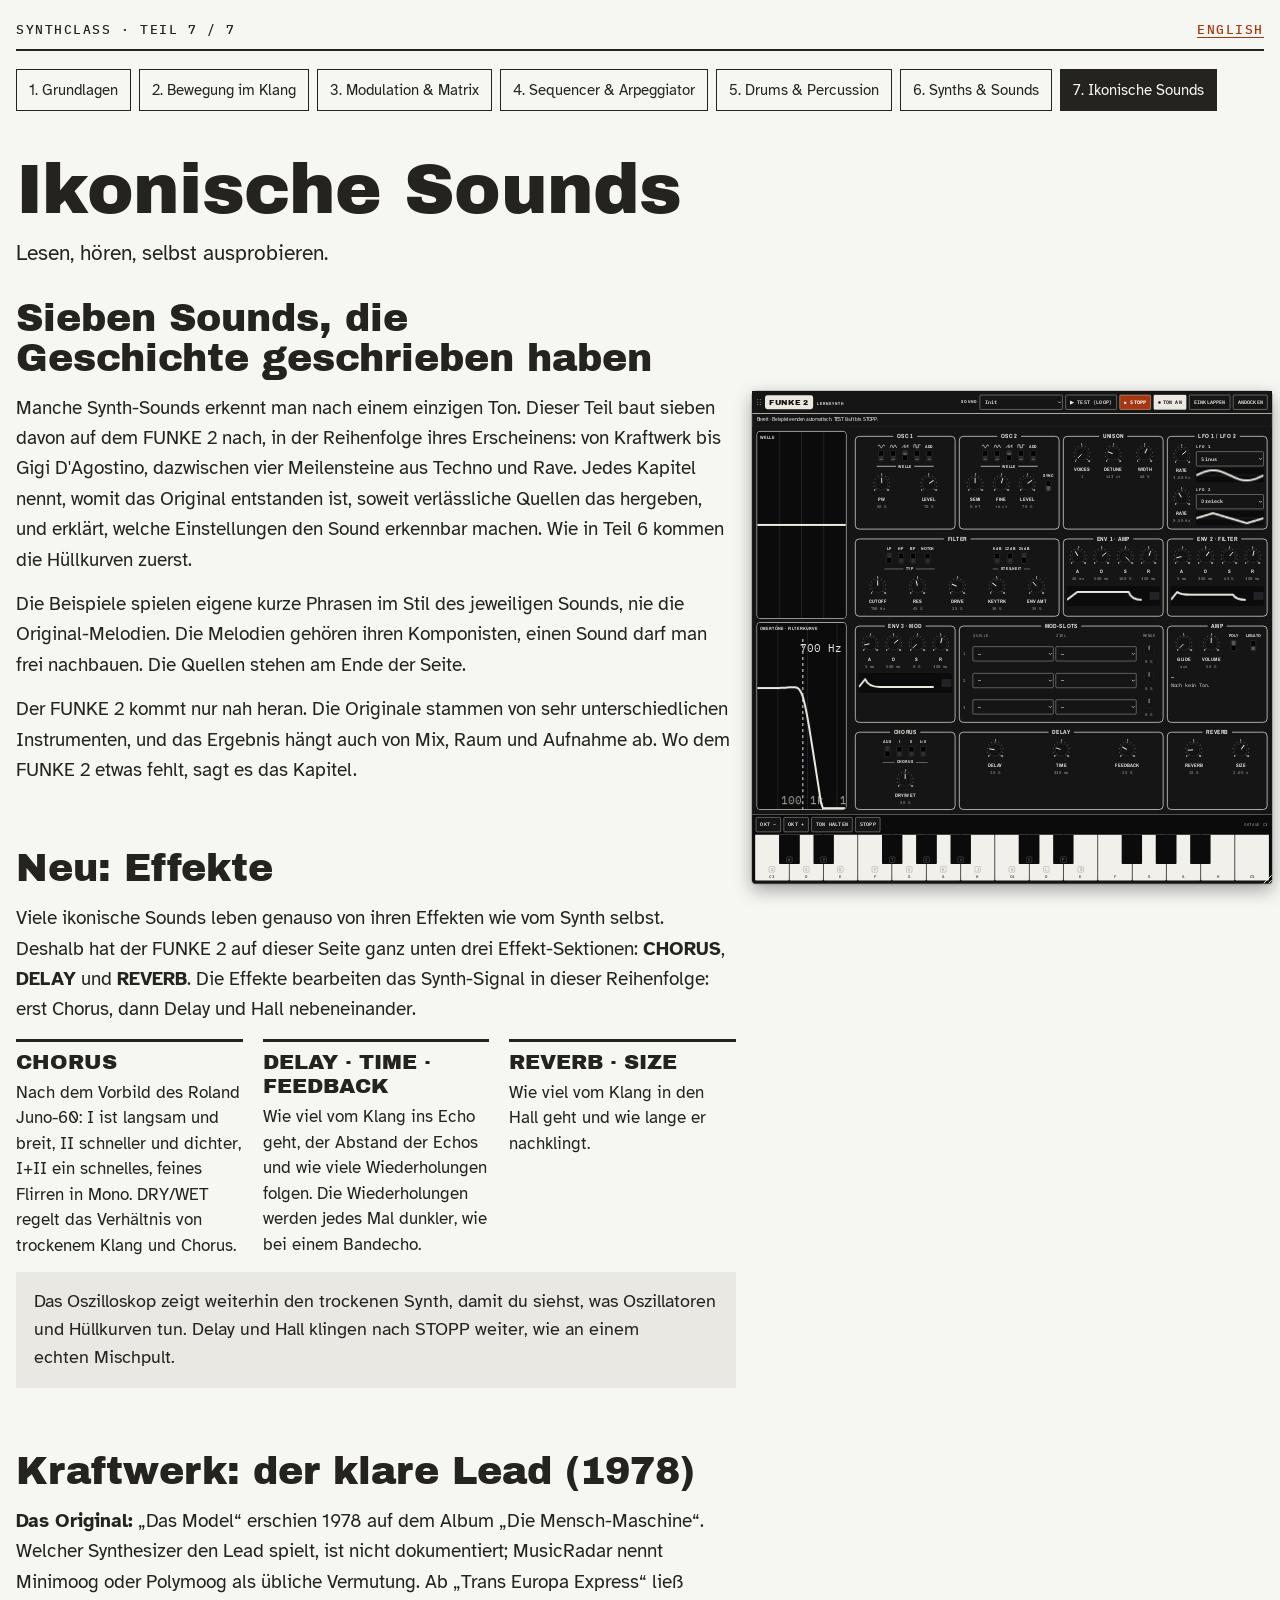
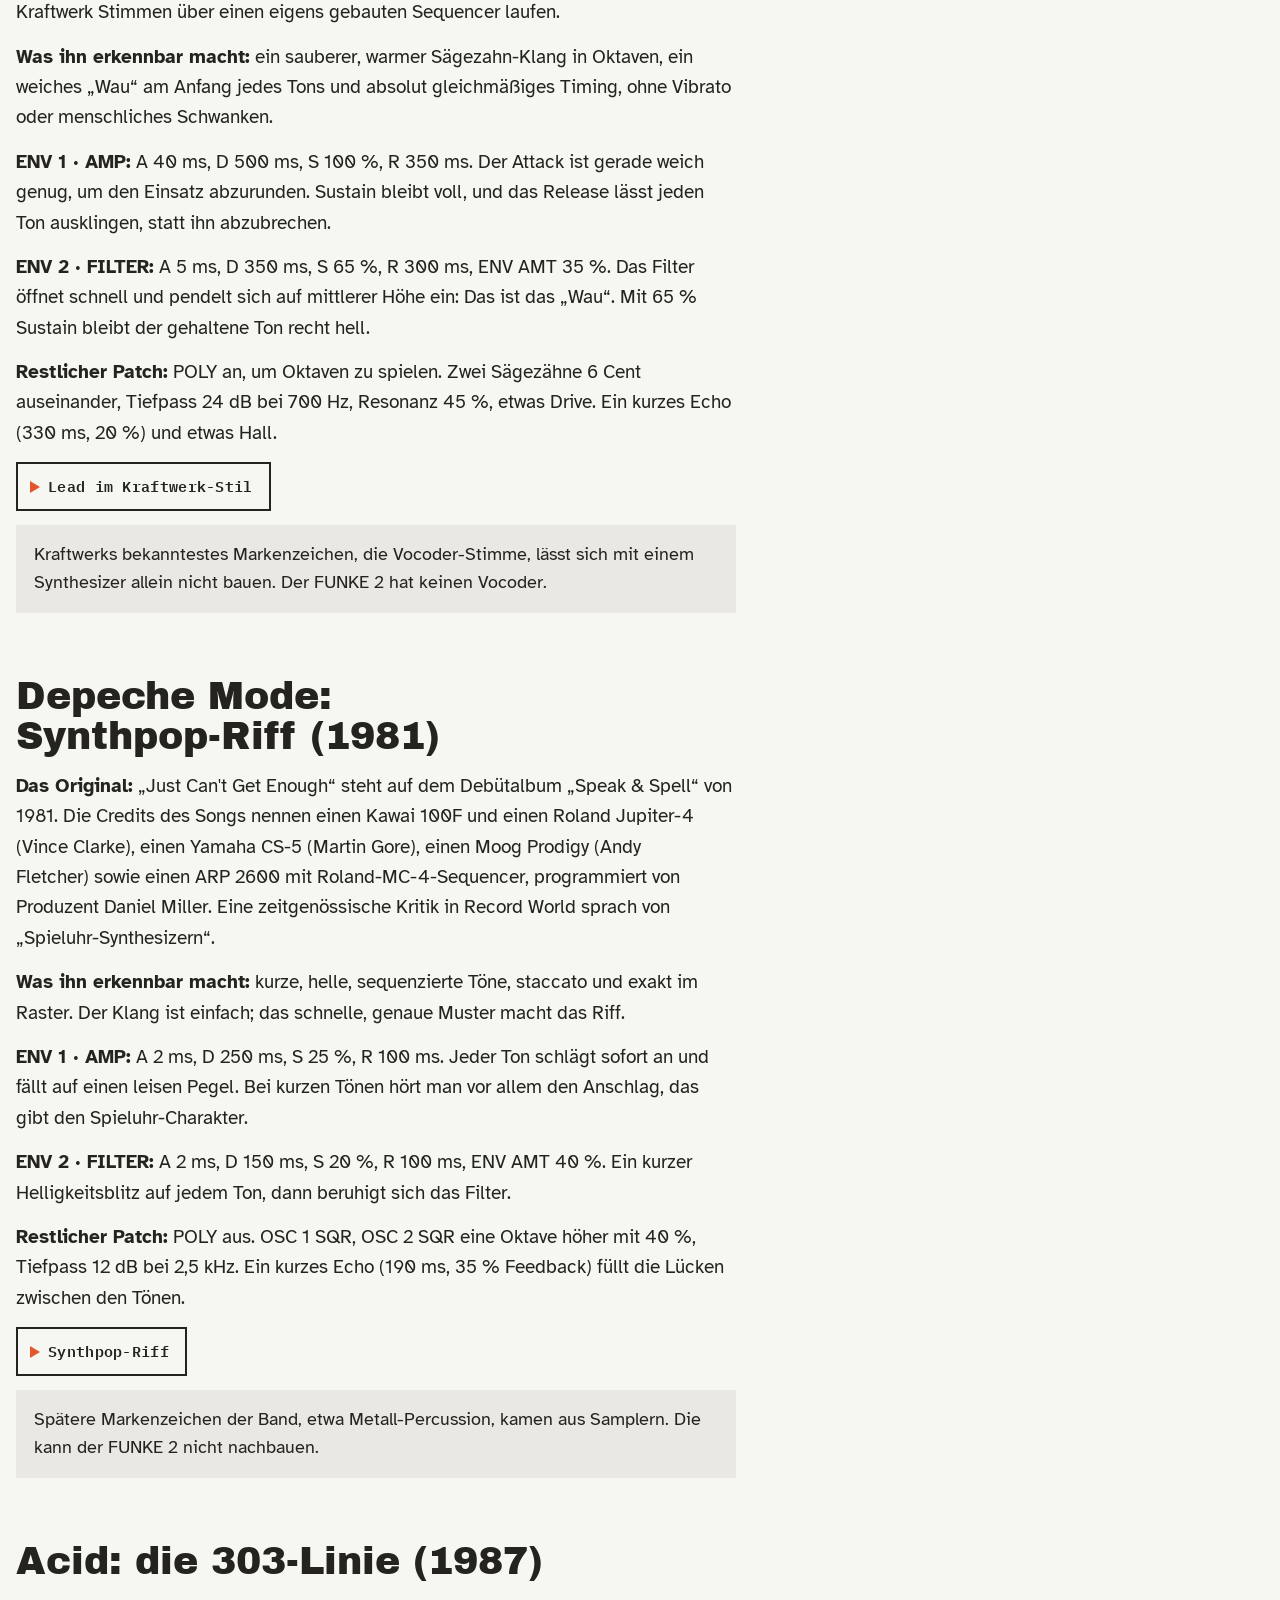
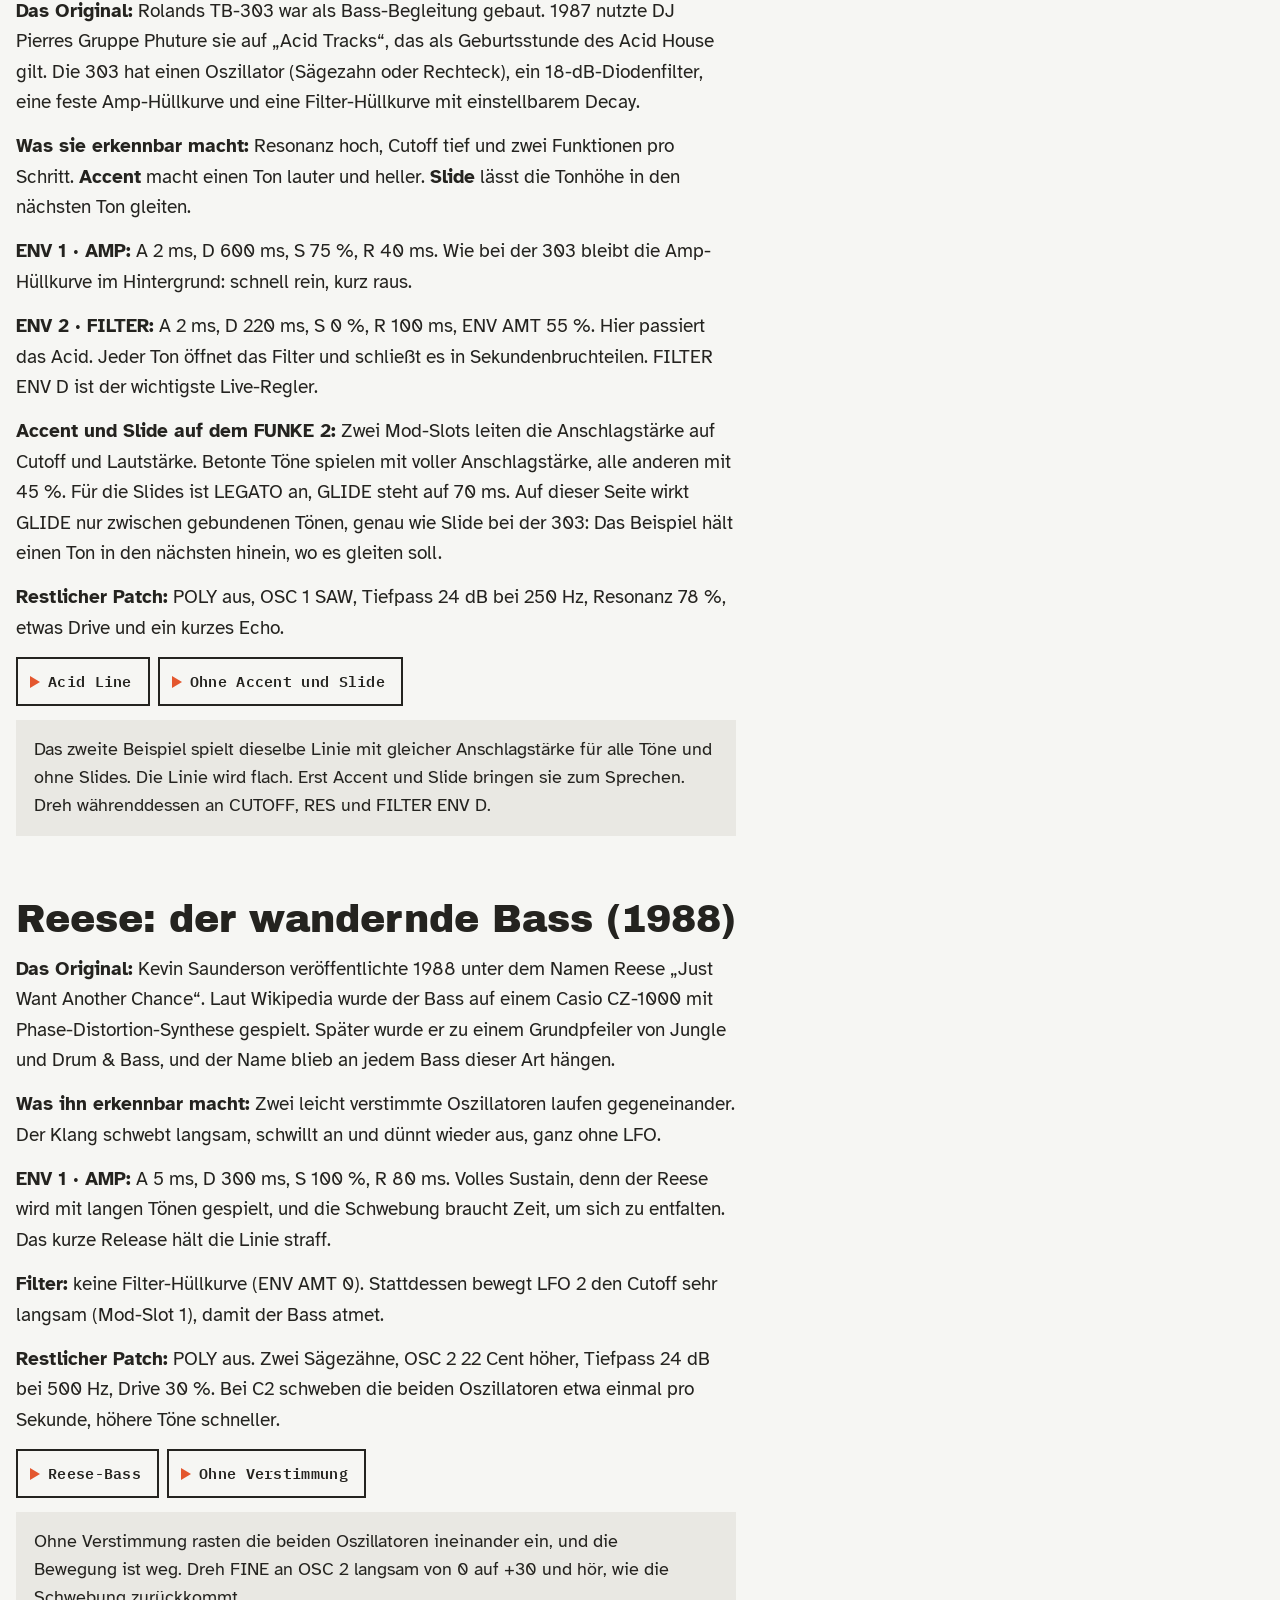
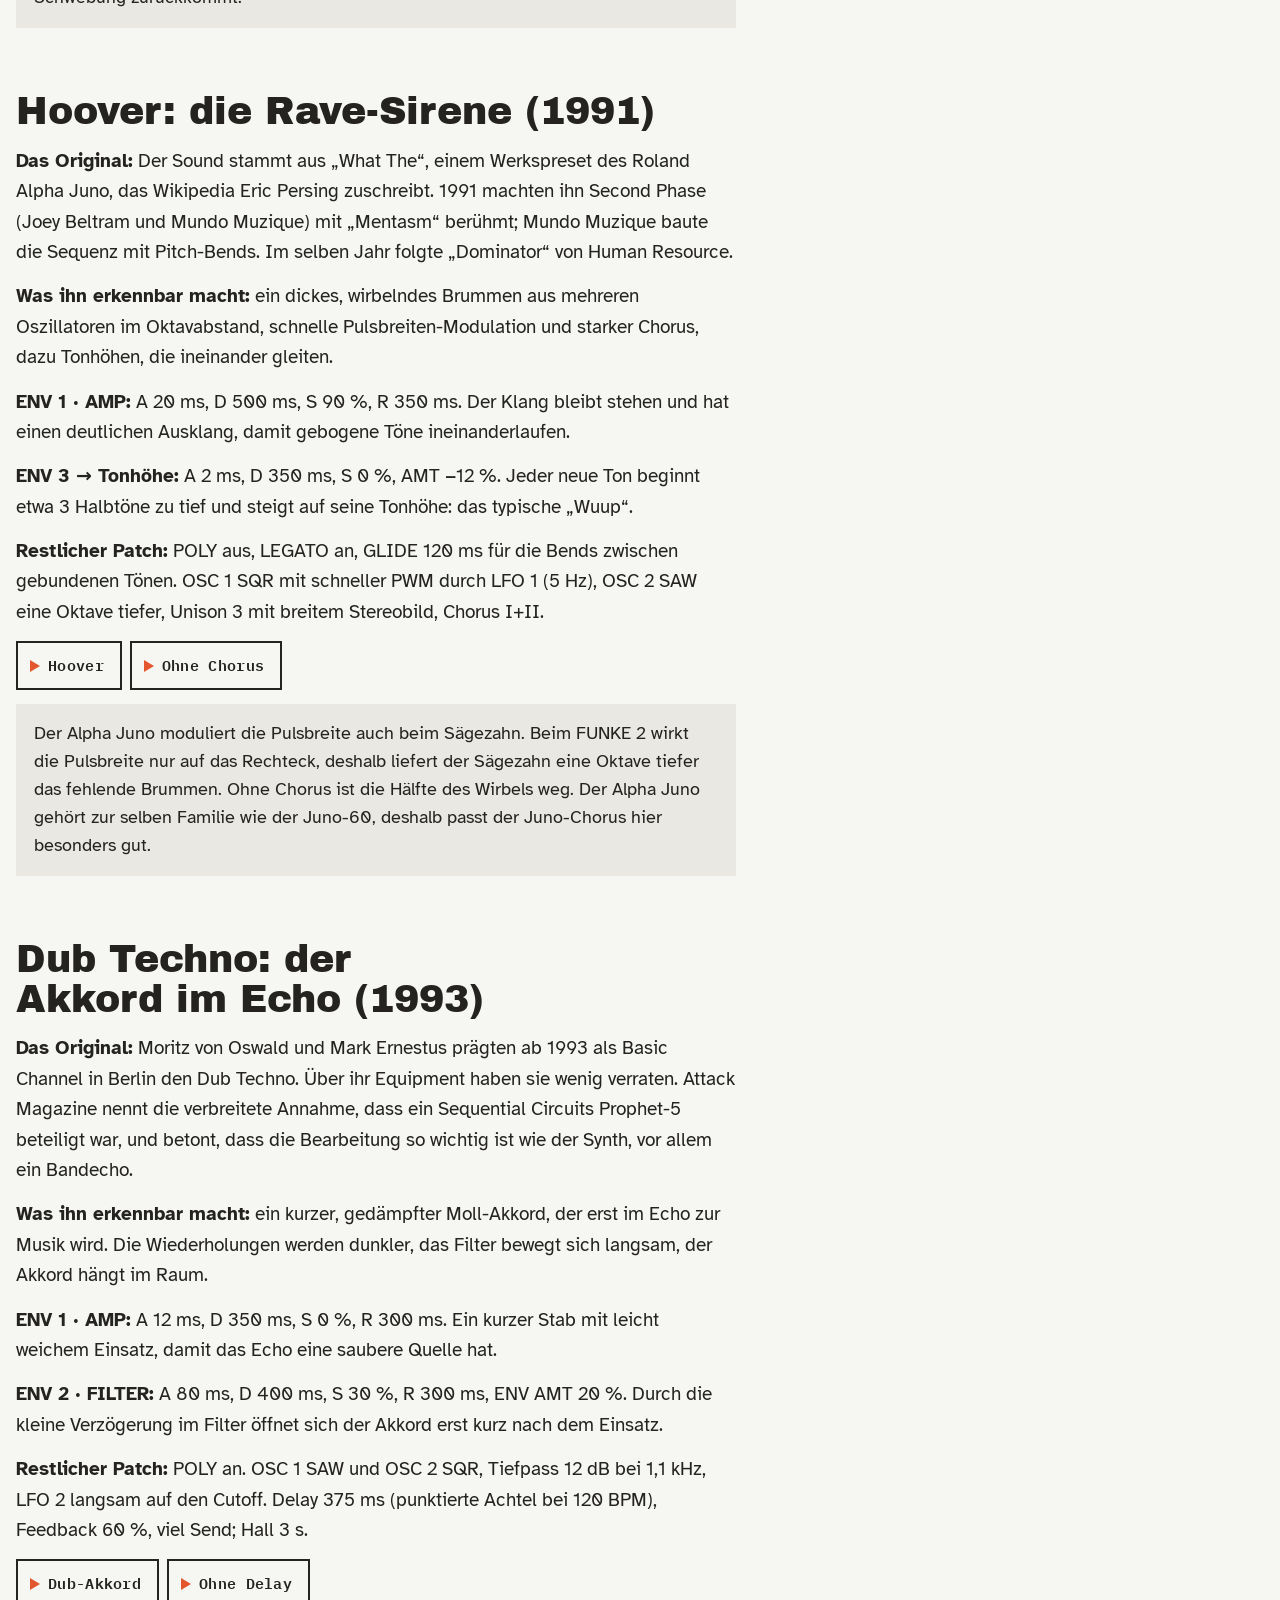
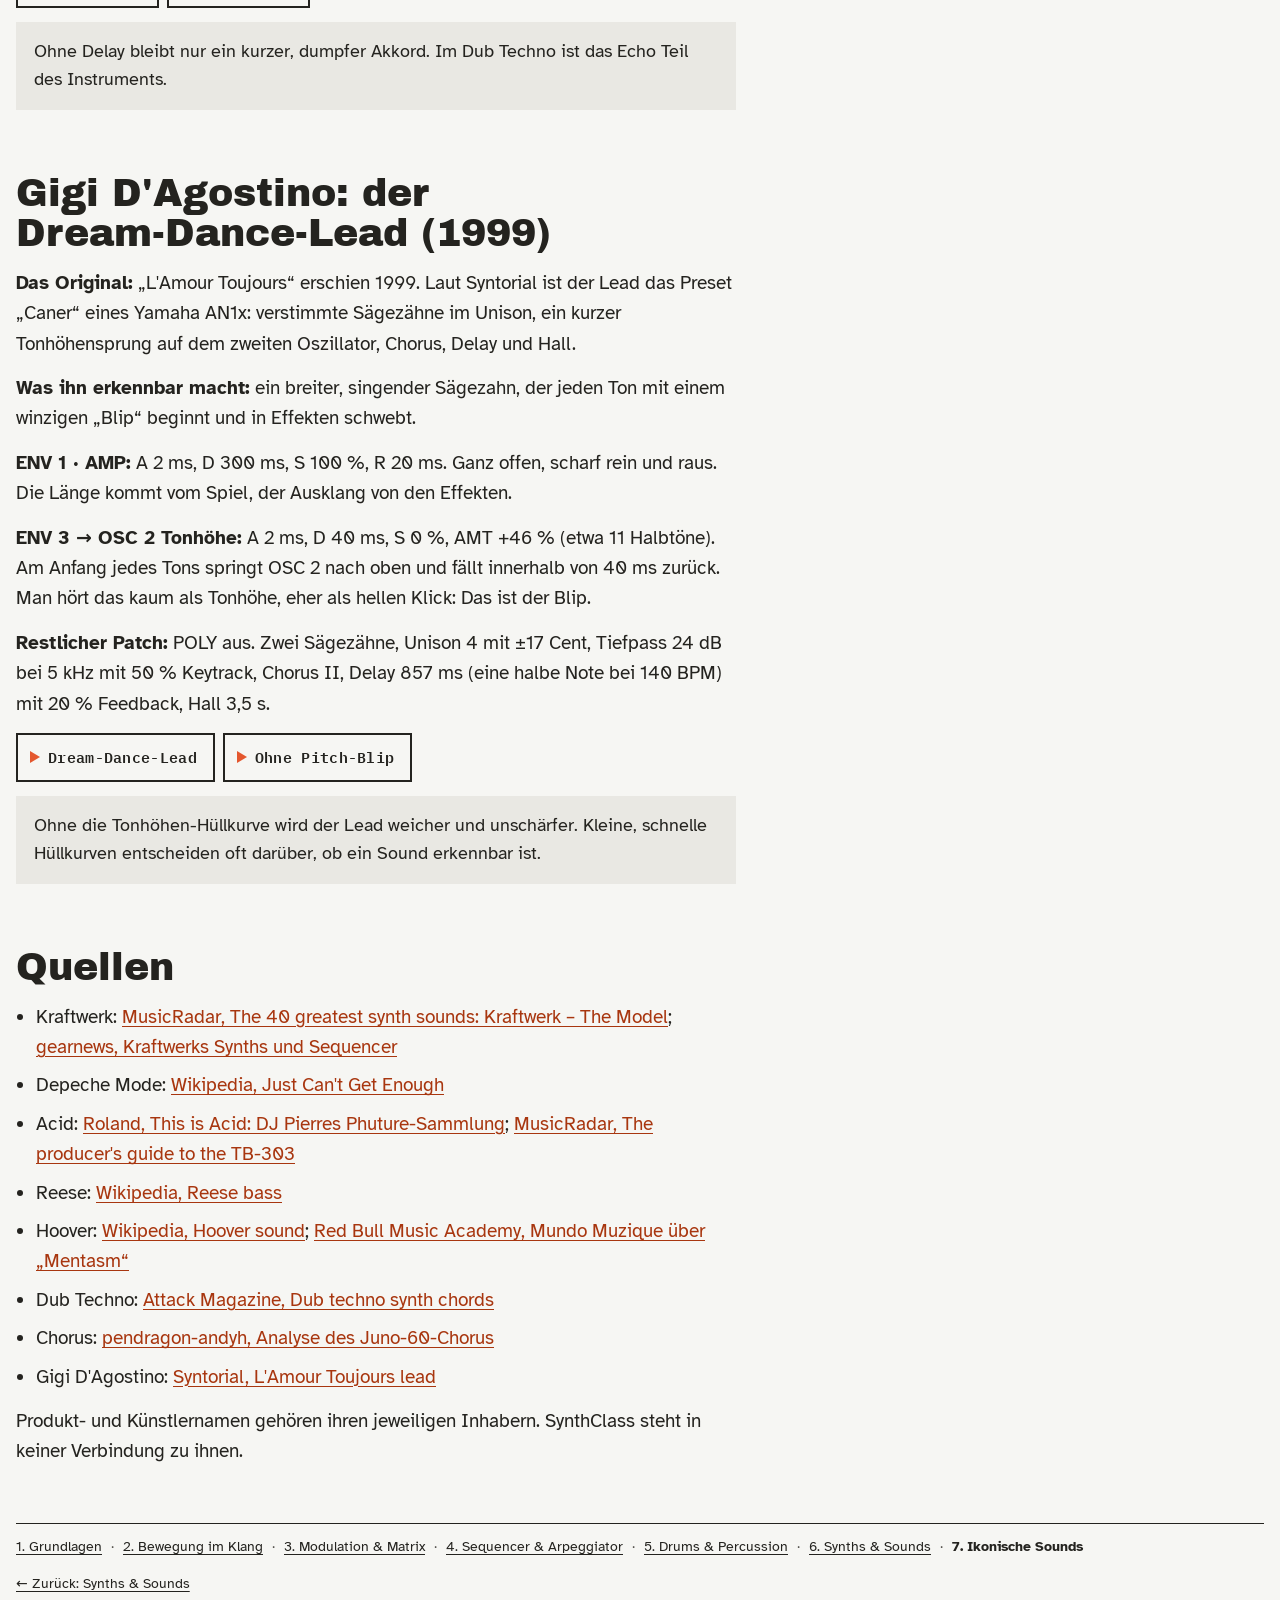
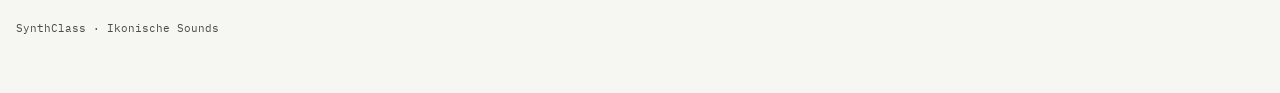
<file: de/iconic.html>
<!doctype html>
<html lang="de">
<head>
<meta charset="utf-8">
<meta name="viewport" content="width=device-width, initial-scale=1, viewport-fit=cover">
<title>SynthClass · 7. Ikonische Sounds</title>
<link rel="stylesheet" href="https://fonts.googleapis.com/css2?family=Archivo+Black&family=Atkinson+Hyperlegible:ital,wght@0,400;0,700;1,400&family=IBM+Plex+Mono:wght@400;500;600&family=Archivo+Narrow:wght@600;700&display=swap">
<style>
/* Layout: Lehrtext links zum Lesen, spielbarer Synth rechts klebend daneben; mobil steht der Synth oben. */
:root{
  --paper:#F6F6F3; --ink:#24231F; --muted:#4D4B45; --surface:#E9E8E3; --rule:#24231F;
  --accent:#E4572E; --accent-ink:#A8360F; --blue:#1F4FBF;
  --note-dark-bg:#2C2D30; --note-dark-fg:#F1EFE9;
  --panel:#24262A; --panel-2:#2D2F34; --panel-line:#3A3C42; --panel-edge:#15161A;
  --panel-text:#F5F3EE; --panel-label:#DAD7CF; --panel-dim:#B0ACA3; --panel-accent:#FFA27A; --panel-print:#E6E1D3;
  --knob-face:#33353A; --knob-track:#4A4C53; --led-off:#4A4C53; --led-on:#FF6A3D;
  --scope-bg:#17181B; --scope-grid:#2C2E33; --scope-line:#FF7A50; --curve:#9DB4F0; --spec:#5A5D65;
  --key-white:#ECEAE3; --key-white-ink:#55534D; --key-black:#141416; --key-bed:#0E0F11; --key-down:#FF6A3D;
  --f-display:'Archivo Black','Arial Black',Impact,sans-serif;
  --f-body:'Atkinson Hyperlegible',system-ui,-apple-system,'Segoe UI',sans-serif;
  --f-mono:'IBM Plex Mono',ui-monospace,'SFMono-Regular',Menlo,Consolas,monospace;
}
@media (prefers-color-scheme: dark){
  :root:not([data-theme="light"]){
    --paper:#1B1C1F; --ink:#E7E5DF; --muted:#BAB6AD; --surface:#26272B; --rule:#E7E5DF;
    --accent:#F0703F; --accent-ink:#FF9B70; --blue:#9DB4F0; --panel-edge:#45474D;
    --note-dark-bg:#33353A; --note-dark-fg:#F1EFE9; color-scheme:dark;
  }
}
:root[data-theme="dark"]{
  --paper:#1B1C1F; --ink:#E7E5DF; --muted:#BAB6AD; --surface:#26272B; --rule:#E7E5DF;
  --accent:#F0703F; --accent-ink:#FF9B70; --blue:#9DB4F0; --panel-edge:#45474D;
  --note-dark-bg:#33353A; --note-dark-fg:#F1EFE9; color-scheme:dark;
}
*{box-sizing:border-box}
body{background:var(--paper);color:var(--ink);font-family:var(--f-body);font-size:19px;line-height:1.6;
  padding-left:max(16px,env(safe-area-inset-left,0px));padding-right:max(16px,env(safe-area-inset-right,0px));padding-block:0 56px}
.page{max-width:1380px;margin:0 auto}
.top{display:flex;justify-content:space-between;align-items:baseline;gap:8px 16px;flex-wrap:wrap;border-bottom:2px solid var(--rule);padding:20px 0 8px;font-family:var(--f-mono);font-size:13px;letter-spacing:.12em;font-weight:500;text-transform:uppercase}
.hero{padding:28px 0 28px;display:flex;flex-direction:column;gap:14px;max-width:780px}
h1{font-family:var(--f-display);font-weight:400;font-size:clamp(38px,6.2vw,70px);line-height:.95;letter-spacing:-.01em;margin:0;text-wrap:balance}
.lead{font-size:21px;max-width:680px;margin:0}
.layout{display:grid;grid-template-columns:minmax(0,1fr);gap:40px}
.synth-col{order:-1;min-width:0}
@media (min-width:1100px){
  body:not(.is-floating) .layout{grid-template-columns:minmax(0,1fr) 620px;align-items:start}
  body:not(.is-floating) .synth-col{order:0;position:sticky;top:calc(env(safe-area-inset-top,0px) + 16px);max-height:calc(100vh - 32px);overflow:auto}
}
body.is-floating .synth-col{display:none}
.synth.floating{position:fixed;z-index:30;width:1240px;transform-origin:0 0;transform:scale(var(--s,1));overflow:visible;box-shadow:0 18px 50px rgba(0,0,0,.35),0 2px 6px rgba(0,0,0,.25)}
.synth.floating .s-head{cursor:grab;position:sticky;top:0;z-index:2}
.synth.floating.dragging .s-head{cursor:grabbing}
.synth.dragging{user-select:none;-webkit-user-select:none}
.grip{display:none;width:14px;height:22px;flex-shrink:0;align-self:center;background-image:radial-gradient(circle,var(--panel-dim) 1.6px,transparent 1.8px);background-size:7px 7px}
.synth.floating .grip{display:block}
.synth.min .secs,.synth.min .kbd{display:none}
.rz{display:none;position:absolute;right:0;bottom:0;width:26px;height:26px;cursor:nwse-resize;touch-action:none;z-index:3;
  background:linear-gradient(135deg,transparent 0 52%,var(--panel-label) 52% 57%,transparent 57% 67%,var(--panel-label) 67% 72%,transparent 72% 82%,var(--panel-label) 82% 87%,transparent 87%)}
.synth.floating .rz{display:block}
.synth.min .s-head{border-bottom:0}
@media (max-width:899px){#dock{display:none}}
/* Breites Fenster: Bildschirme links, Sektionen 3 x 2, flache Tastatur */
@container synth (min-width:1000px){
  .s-main{display:grid;grid-template-columns:minmax(260px,300px) minmax(0,1fr)}
  .synth.min .s-main{display:block}
  .synth.min .s-main .screens{grid-template-columns:1fr 1fr;grid-template-rows:auto;border-right:0}
  .synth.min .s-main .screen{min-height:0}
  .synth.min .s-main .screen canvas{position:static;height:150px}
  .s-main .screens{grid-template-columns:1fr;grid-template-rows:1fr 1fr;border-right:1px solid var(--panel-line)}
  .s-main .screen{min-height:150px}
  .s-main .screen canvas{position:absolute;inset:0;height:100%}
  .s-main .secs{grid-template-columns:repeat(3,minmax(0,1fr));border-top:0}
  .ctl{width:60px}
  .knobs{gap:6px}
  .s-main .sec{padding:18px 10px 10px;gap:10px}
  .keys{height:104px}
  .kbar{padding:6px 10px}
}
.text{display:flex;flex-direction:column;gap:64px;min-width:0;max-width:720px}
.chapter{display:flex;flex-direction:column;gap:14px;scroll-margin-top:24px}
.kicker{font-family:var(--f-mono);font-size:13px;letter-spacing:.14em;font-weight:600;color:var(--accent-ink);text-transform:uppercase}
h2{font-family:var(--f-display);font-weight:400;font-size:38px;line-height:1.05;margin:0;text-wrap:balance}
h3{font-family:var(--f-display);font-weight:400;font-size:21px;line-height:1.15;margin:0}
p{margin:0;text-wrap:pretty}
b{font-weight:700}
.howto{background:var(--surface);padding:16px 18px;display:grid;grid-template-columns:repeat(auto-fit,minmax(180px,1fr));gap:14px 22px;font-size:17px;line-height:1.5}
.howto div{display:flex;flex-direction:column;gap:2px}
.howto .k{font-family:var(--f-mono);font-size:13px;font-weight:600;letter-spacing:.1em;color:var(--accent-ink)}
.tries{display:flex;flex-wrap:wrap;gap:8px}
.try{font-family:var(--f-mono);font-size:15px;font-weight:600;letter-spacing:.02em;padding:10px 16px 10px 12px;min-height:48px;border:2px solid var(--ink);background:var(--paper);color:var(--ink);cursor:pointer;display:inline-flex;align-items:center;gap:8px;border-radius:0}
.try::before{content:"";width:0;height:0;border-left:10px solid var(--accent);border-top:6px solid transparent;border-bottom:6px solid transparent}
.try:hover{background:var(--surface)}
.try.on{background:var(--ink);color:var(--paper)}
.try:focus-visible,.pbtn:focus-visible,.sw button:focus-visible,.key:focus-visible,select:focus-visible{outline:3px solid var(--accent);outline-offset:2px}
.defs{display:grid;grid-template-columns:repeat(auto-fit,minmax(210px,1fr));gap:20px}
.def{border-top:3px solid var(--ink);padding-top:8px;display:flex;flex-direction:column;gap:6px;font-size:17px;line-height:1.5;min-width:0}
.def .head{display:flex;justify-content:space-between;align-items:baseline;gap:8px}
.def .tag{font-family:var(--f-mono);font-size:12px;font-weight:600;color:var(--accent-ink);letter-spacing:.06em}
.def .use{color:var(--muted);font-size:16px}
.note{background:var(--surface);padding:16px 18px;font-size:18px;line-height:1.55}
.note.dark{background:var(--note-dark-bg);color:var(--note-dark-fg)}
.chain{display:flex;flex-wrap:wrap;align-items:stretch;gap:6px}
.chain .box{border:2px solid var(--ink);padding:8px 12px;display:flex;flex-direction:column;gap:2px;min-width:0;flex:1 1 120px}
.chain .box .t{font-family:var(--f-display);font-size:19px}
.chain .box .s{font-size:16px;color:var(--muted);line-height:1.4}
.chain .arr{align-self:center;font-family:var(--f-mono);font-weight:600}
.chain .box.helper{border-style:dashed;border-color:var(--accent)}
.chain .box.ear{background:var(--ink);color:var(--paper)}
.chain .box.ear .s{color:var(--paper);opacity:.8}
.tablewrap{overflow-x:auto}
table{border-collapse:collapse;width:100%;min-width:560px;font-size:17px;line-height:1.45}
th{font-family:var(--f-mono);font-size:12px;letter-spacing:.1em;text-align:left;padding:8px 10px 8px 0;border-bottom:2px solid var(--rule)}
td{padding:8px 10px 8px 0;border-bottom:1px solid var(--muted);vertical-align:top}
td:first-child{font-weight:700;white-space:nowrap}
.recipes{display:grid;grid-template-columns:repeat(auto-fit,minmax(190px,1fr));gap:12px}
.recipe{background:var(--surface);border-top:4px solid var(--ink);padding:12px 14px 14px;display:flex;flex-direction:column;gap:8px;font-size:16px;line-height:1.4}
.recipe .row{display:flex;gap:8px}
.recipe .row span:first-child{width:64px;flex-shrink:0;font-family:var(--f-mono);font-size:12px;font-weight:600;color:var(--accent-ink);padding-top:2px}
.recipe .try{margin-top:6px;align-self:flex-start}
footer.foot{margin-top:56px;border-top:1px solid var(--rule);padding-top:10px;font-family:var(--f-mono);font-size:13px;color:var(--muted);display:flex;justify-content:space-between;gap:8px 16px;flex-wrap:wrap}

/* --- Synth panel (Hardware, immer dunkel) --- */
.synth{background:var(--panel);color:var(--panel-text);border:1px solid var(--panel-edge);border-radius:10px;overflow:hidden;container-type:inline-size;container-name:synth}
.krow{display:flex;gap:10px;align-items:center}
.krow .mini{flex:1;min-width:90px;height:62px}
.s-head{display:flex;align-items:center;justify-content:space-between;gap:10px;padding:10px 12px;background:var(--panel-2);border-bottom:1px solid var(--panel-line);flex-wrap:wrap}
.brand{display:flex;align-items:baseline;gap:10px}
.brand .n{font-family:var(--f-display);font-size:21px;letter-spacing:.08em}
.brand .d{font-family:var(--f-mono);font-size:11px;letter-spacing:.16em;color:var(--panel-dim)}
.s-head .ctrls{display:flex;gap:8px;align-items:center;flex-wrap:wrap}
.pbtn{font-family:var(--f-mono);font-size:13px;font-weight:600;letter-spacing:.08em;background:var(--panel);color:var(--panel-text);border:1px solid var(--panel-line);padding:8px 12px;min-height:42px;cursor:pointer;border-radius:4px;display:inline-flex;align-items:center;gap:6px}
.pbtn:hover{border-color:var(--panel-dim)}
.pbtn[aria-pressed="true"]{background:var(--led-on);color:var(--key-black);border-color:var(--led-on)}
.pbtn.power{background:var(--led-on);color:var(--key-black);border-color:var(--led-on)}
.pbtn.power[aria-pressed="true"]{background:var(--panel);color:var(--panel-text);border-color:var(--panel-line)}
.pbtn .dot{width:7px;height:7px;border-radius:50%;background:currentColor}
.synth select{font-family:var(--f-mono);font-size:13px;font-weight:600;letter-spacing:.06em;background:var(--panel);color:var(--panel-text);border:1px solid var(--panel-line);border-radius:4px;min-height:42px;padding:0 10px}
.screens{display:grid;grid-template-columns:1fr 1fr;gap:1px;background:var(--panel-line)}
@media (max-width:480px){.screens{grid-template-columns:1fr}}
.screen{background:var(--scope-bg);position:relative;min-width:0}
.screen canvas{display:block;width:100%;height:140px}
.screen .lbl{position:absolute;left:8px;top:6px;font-family:var(--f-mono);font-size:11px;letter-spacing:.14em;color:var(--panel-dim);pointer-events:none}
.secs{display:grid;grid-template-columns:repeat(auto-fit,minmax(280px,1fr));gap:22px 10px;padding:22px 12px 12px;background:var(--panel);border-top:1px solid var(--panel-line)}
.sec{border:1.5px solid var(--panel-print);border-radius:6px;padding:18px 12px 12px;display:flex;flex-direction:column;gap:12px;min-width:0}
.sec-name{align-self:flex-start;margin-top:-30px;background:var(--panel-print);color:var(--panel);font-family:var(--f-mono);font-weight:700;font-size:12px;line-height:1.3;letter-spacing:.14em;padding:3px 9px;border-radius:3px}
.swrow{display:flex;gap:6px 14px;flex-wrap:wrap;align-items:flex-start}
.swgrp{display:flex;flex-direction:column;gap:2px;border-radius:4px}
.swgrp .cap{font-family:var(--f-mono);font-size:10px;letter-spacing:.14em;color:var(--panel-dim);padding-left:4px}
.swgrp.hi{box-shadow:0 0 0 2px var(--led-on)}
.sw{display:flex;flex-wrap:wrap;gap:2px}
.sw button{background:none;border:0;padding:6px 6px 6px 5px;display:flex;flex-direction:row;align-items:center;gap:5px;cursor:pointer;color:var(--panel-label);font-family:var(--f-mono);font-size:12px;min-height:34px;border-radius:3px;white-space:nowrap}
.sw button:hover{background:var(--panel-2)}
.sw button .led{flex-shrink:0;width:9px;height:9px;border-radius:50%;background:var(--led-off)}
.sw button[aria-checked="true"]{color:var(--panel-text)}
.sw button[aria-checked="true"] .led{background:var(--led-on);box-shadow:0 0 6px var(--led-on)}
.knobs{display:flex;flex-wrap:wrap;gap:8px 8px}
.ctl{display:flex;flex-direction:column;align-items:center;gap:2px;width:64px}
.knob{width:54px;height:54px;touch-action:none;cursor:ns-resize;border-radius:50%;display:block}
.knob:focus-visible{outline:2px solid var(--led-on);outline-offset:2px}
.ctl .l{font-family:var(--f-mono);font-size:12px;letter-spacing:.06em;color:var(--panel-label);margin-top:4px}
.ctl .v{font-family:var(--f-mono);font-size:11px;color:var(--panel-dim);font-variant-numeric:tabular-nums;white-space:nowrap}
.ctl.hi .l{color:var(--led-on)}
.ctl.hi .knob{box-shadow:0 0 0 3px var(--led-on)}
.mini{display:block;width:100%;height:56px;background:var(--scope-bg);border-radius:3px}
.readout{font-family:var(--f-mono);font-size:14px;line-height:1.5;color:var(--panel-label);font-variant-numeric:tabular-nums}
.readout b{color:var(--panel-text);font-weight:600}
.kbd{background:var(--key-bed);border-top:1px solid var(--panel-line)}
.kbar{display:flex;align-items:center;gap:8px;flex-wrap:wrap;padding:8px 10px}
.kbar .hint{font-family:var(--f-mono);font-size:12px;color:var(--panel-dim);letter-spacing:.06em;margin-left:auto}
.keys{position:relative;height:130px;margin:0 8px 8px;display:flex;gap:2px;touch-action:none;user-select:none;-webkit-user-select:none}
.key{border:0;padding:0;cursor:pointer;font-family:var(--f-mono);font-size:12px;display:flex;flex-direction:column;align-items:center;justify-content:flex-end;gap:5px}
.key .kc{font-size:10px;line-height:15px;min-width:17px;padding:0 3px;border:1px solid currentColor;border-radius:3px;opacity:.7;text-align:center}
.key .nn{font-weight:600;line-height:1}
.key.w{flex:1;background:var(--key-white);color:var(--key-white-ink);border-radius:0 0 3px 3px;padding-bottom:6px;min-width:0}
.key.b{position:absolute;top:0;height:64%;background:var(--key-black);color:var(--panel-dim);border-radius:0 0 2px 2px;padding-bottom:4px;z-index:1}
.key.down{background:var(--key-down);color:var(--key-black)}
.top a{color:var(--accent-ink);text-decoration:underline;text-underline-offset:3px}
.navlink{font-family:var(--f-mono);font-size:14px;font-weight:600;color:var(--accent-ink)}
.toast{position:fixed;left:max(16px,env(safe-area-inset-left,0px));right:max(16px,env(safe-area-inset-right,0px));bottom:calc(16px + env(safe-area-inset-bottom,0px));z-index:20;background:var(--panel);color:var(--panel-text);border:1px solid var(--panel-line);padding:10px 12px;display:flex;align-items:center;gap:12px;justify-content:space-between;font-size:17px;max-width:620px;margin:0 auto}
@media (prefers-reduced-motion: reduce){*{scroll-behavior:auto!important}}
/* --- Siebdruck-Look: schwarze Platte, weißer Aufdruck, schwarze Knöpfe --- */
:root{
  --panel:#111214; --panel-2:#111214; --panel-line:#2A2B2F; --panel-edge:#000000;
  --panel-print:#ECE9E1; --panel-label:#ECE9E1; --panel-text:#ECE9E1; --panel-dim:#A9A69E; --panel-accent:#ECE9E1;
  --knob-face:#0B0B0C; --knob-skirt:#26272B; --knob-track:#34363B; --knob-arc:#ECE9E1;
  --led-off:#3A2A24; --scope-bg:#0B0B0C; --scope-grid:#222327;
  --key-white:#F2F0EA; --key-black:#0B0B0C; --key-bed:#0B0B0C;
}
.synth{background:var(--panel)}
.s-head{background:var(--panel);border-bottom:1.5px solid var(--panel-print)}
.brand .n{color:var(--panel-print);letter-spacing:.14em}
.secs,.s-main .secs{background:var(--panel)}
.sec-name{background:var(--panel);color:var(--panel-print);padding:2px 8px;margin-left:-4px}
.sub-name{color:var(--panel-print)}
.screens{gap:10px;padding:12px;background:var(--panel)}
.s-main .screens{border-right:0}
.screen{border:1.5px solid var(--panel-print);border-radius:4px;overflow:hidden}
.pbtn,.sw button,.tog,.synth select,.psel{background:var(--panel);border:1.5px solid var(--panel-print);color:var(--panel-print);box-shadow:none;border-radius:3px}
.pbtn:hover,.sw button:hover,.tog:hover{background:var(--panel-line)}
.sw{gap:6px}
.sw button{color:var(--panel-dim)}
.sw button[aria-checked="true"],.tog[aria-pressed="true"]{color:var(--panel-print)}
.pbtn[aria-pressed="true"]{background:var(--panel-print);color:var(--panel);border-color:var(--panel-print)}
.pbtn.power{background:var(--led-on);color:var(--key-black);border-color:var(--led-on)}
.pbtn.power[aria-pressed="true"]{background:var(--panel);color:var(--panel-print);border-color:var(--panel-print)}
.ctl .l{color:var(--panel-print)}
.kbd{background:var(--key-bed);border-top:1.5px solid var(--panel-print)}
.key.w{background:var(--key-white)}
.key.down,.key.w.down,.key.b.down{background:var(--key-down);color:var(--key-black)}

/* --- Frontplatten-Look: Siebdruck, Skalen, Schiebeschalter --- */
:root{--led-on:#ECE9E1;--key-down:#A8A49B;--scope-line:#ECE9E1;--curve:#ECE9E1;--spec:#3A3B40;--f-narrow:'Archivo Narrow','Arial Narrow',sans-serif;--panel:#151516;--panel-2:#151516;--knob-face:#141415;--knob-skirt:#0C0C0D;--knob-knurl:#5A5B60;--slot:#000000;--slot-edge:#55565B;--thumb-a:#2E2F33;--thumb-b:#55565B}
.synth{background:var(--panel)}
.sec{border:2px solid var(--panel-print);border-radius:12px;padding:20px 12px 12px}
.s-main .sec{padding:20px 10px 10px}
.secs{gap:26px 10px;padding:26px 12px 12px}
.sec-name{align-self:center;margin-top:-33px;margin-left:0;padding:0 10px;background:var(--panel);color:var(--panel-print);font-family:var(--f-narrow);font-weight:700;font-size:17px;letter-spacing:.06em;line-height:1.3;border-radius:0}
.sec-head{justify-content:center;margin-top:-33px}
.sub-name{font-family:var(--f-narrow);font-weight:700;font-size:13px;letter-spacing:.06em}
.brand .n{background:var(--panel-print);color:var(--panel);padding:3px 12px 2px;border-radius:7px;font-size:22px;letter-spacing:.04em}
.brand .d{font-family:var(--f-narrow);font-weight:700;font-size:12px;color:var(--panel-print)}
.s-head{border-bottom:2px solid var(--panel-print)}
.knobs{gap:6px 4px;justify-content:space-around}
.ctl{width:64px}
.knob{width:60px;height:60px;overflow:visible;border-radius:50%}
.knob .num{font-family:var(--f-narrow);font-weight:700;font-size:7.6px;fill:var(--panel-print)}
.knob .hl{opacity:0}
.ctl.hi .knob{box-shadow:none}
.ctl.hi .knob .hl{opacity:1}
.ctl.hi .l{background:var(--panel-print);color:var(--panel);padding:0 5px;border-radius:2px}
.ctl .l{font-family:var(--f-narrow);font-weight:700;font-size:14px;letter-spacing:.04em;margin-top:0;color:var(--panel-print)}
.ctl .v{font-size:11px}
.swrow{gap:8px 18px;justify-content:space-around}
.swgrp{flex-direction:column-reverse;align-items:stretch;gap:4px}
.swgrp .cap{display:flex;align-items:center;gap:6px;font-family:var(--f-narrow);font-weight:700;font-size:12px;letter-spacing:.08em;color:var(--panel-print);padding:0}
.swgrp .cap::before,.swgrp .cap::after{content:"";flex:1;height:1.5px;background:var(--panel-print);min-width:6px}
.swgrp.hi{box-shadow:none}
.swgrp.hi .slot{border-color:var(--led-on);box-shadow:0 0 0 2px var(--led-on)}
.sw{gap:8px;justify-content:center;flex-wrap:wrap}
.sw button,.tog{background:none!important;border:0!important;box-shadow:none!important;transform:none!important;padding:2px!important;min-height:0;min-width:26px;display:flex;flex-direction:column;align-items:center;gap:5px;color:var(--panel-print);cursor:pointer}
.sw button .sl,.tog .sl{font-family:var(--f-narrow);font-weight:700;font-size:12px;letter-spacing:.03em;line-height:13px;white-space:nowrap}
.glyph{width:22px;height:13px;display:block}
.slot{display:block;position:relative;width:15px;height:30px;background:var(--slot);border:1px solid var(--slot-edge);border-radius:3px}
.thumb{position:absolute;left:1px;right:1px;bottom:1px;height:13px;border-radius:2px;background:repeating-linear-gradient(0deg,var(--thumb-a) 0 2px,var(--thumb-b) 2px 3px)}
[aria-checked="true"] .thumb,[aria-pressed="true"] .thumb{bottom:15px}
.sw button:hover .slot,.tog:hover .slot{border-color:var(--panel-print)}
.sw button:focus-visible .slot,.tog:focus-visible .slot{outline:2px solid var(--led-on);outline-offset:2px}
.tog.hi .slot{border-color:var(--led-on);box-shadow:0 0 0 2px var(--led-on)}
.screen{border:2px solid var(--panel-print);border-radius:10px}
.screen .lbl{font-family:var(--f-narrow);font-weight:700;font-size:13px;color:var(--panel-print);letter-spacing:.06em}


/* --- Seite 2 --- */
.top a{color:var(--accent-ink);text-decoration:underline;text-underline-offset:3px}
.navlink{font-family:var(--f-mono);font-size:14px;font-weight:600;color:var(--accent-ink)}
.synth.floating{width:1480px}
.sec.span2{grid-column:span 1}
.sec.span4{grid-column:1/-1}
.sources{display:flex;flex-direction:column;gap:8px;padding-left:20px;margin:0}
.sources a{color:var(--accent-ink);text-underline-offset:3px}
.sec-head{display:flex;justify-content:center;align-items:center;gap:8px;margin-top:-33px}
.sec-head .sec-name{margin-top:0}
.sub-name{font-family:var(--f-mono);font-weight:600;font-size:11px;letter-spacing:.14em;color:var(--panel-accent)}
.tog{background:var(--panel);border:1px solid var(--panel-line);border-radius:3px;color:var(--panel-label);font-family:var(--f-mono);font-size:11px;font-weight:600;letter-spacing:.08em;padding:4px 8px 4px 6px;min-height:30px;display:inline-flex;align-items:center;gap:6px;cursor:pointer}
.tog .led{width:9px;height:9px;border-radius:50%;background:var(--led-off)}
.tog[aria-pressed="true"]{color:var(--panel-text)}
.tog[aria-pressed="true"] .led{background:var(--led-on);box-shadow:0 0 6px var(--led-on)}
.tog.hi{box-shadow:0 0 0 2px var(--led-on)}
.psel{font-family:var(--f-mono);font-size:12px;font-weight:600;background:var(--panel-2);color:var(--panel-text);border:1px solid var(--panel-line);border-radius:4px;min-height:34px;padding:0 6px;max-width:100%}
.selw{display:flex;flex-direction:column;gap:2px;min-width:0}
.selw .cap{font-family:var(--f-mono);font-size:10px;letter-spacing:.14em;color:var(--panel-dim)}
.selw.hi .psel{box-shadow:0 0 0 2px var(--led-on)}
.lforow{display:grid;grid-template-columns:auto minmax(0,1fr);gap:4px 10px;align-items:center}
.lforow .side{display:flex;flex-direction:column;gap:6px;min-width:0}
.lforow .mini{height:40px}
.mrow{display:grid;grid-template-columns:22px minmax(0,1fr) minmax(0,1fr) 60px;gap:8px;align-items:center}
.mrow .nr{font-family:var(--f-mono);font-size:12px;color:var(--panel-dim)}
.mrow .ctl{width:60px}
.mrow .ctl .l{display:none}
.mhead{display:grid;grid-template-columns:22px minmax(0,1fr) minmax(0,1fr) 60px;gap:8px;font-family:var(--f-mono);font-size:10px;letter-spacing:.14em;color:var(--panel-dim)}
.mhead span:last-child{text-align:center}
@container synth (min-width:1000px){
  .sec.span2{grid-column:span 2}
}
@container synth (min-width:1150px){
  .s-main .secs{grid-template-columns:repeat(4,minmax(0,1fr))}
  .s-main{grid-template-columns:minmax(240px,280px) minmax(0,1fr)}
  .ctl{width:62px}
  .s-main .sec{padding:20px 9px 10px}
  .sw button{padding:6px 4px}
  .mrow .knob{width:46px;height:46px}
  .mrow .knob .num,.mrow .knob .tick{display:none}
  .mrow{gap:6px}
}
/* Obertöne-Editor */
.harm{background:var(--panel);color:var(--panel-text);border-radius:8px;padding:14px;display:flex;flex-direction:column;gap:12px}
.harm .row{display:grid;grid-template-columns:minmax(0,3fr) minmax(0,2fr);gap:12px}
@media (max-width:600px){.harm .row{grid-template-columns:1fr}}
.harm canvas{display:block;width:100%;height:190px;background:var(--scope-bg);border-radius:4px;touch-action:none}
.harm canvas.bars{cursor:ns-resize}
.harm .lbl{font-family:var(--f-mono);font-size:11px;letter-spacing:.12em;color:var(--panel-dim)}
.harm .cell{display:flex;flex-direction:column;gap:6px;min-width:0}
.harm .hint{font-size:15px;color:var(--panel-label);line-height:1.45}
</style>
<style>:root{padding-top:env(safe-area-inset-top,0px);padding-bottom:env(safe-area-inset-bottom,0px)}body{margin:0}[hidden]{display:none!important}img{max-width:100%}</style>
<link rel="stylesheet" href="../course.css?v=429349cc2f">
</head>
<body data-course="7">
<div class="page">
  <div class="top"><div>SynthClass · Teil 7 / 7</div><a href="../iconic.html" hreflang="en">English</a></div><nav aria-label="Kursseiten" class="course-nav"><a href="index.html">1. Grundlagen</a><a href="fortgeschritten.html">2. Bewegung im Klang</a><a href="modulation.html">3. Modulation & Matrix</a><a href="sequencer.html">4. Sequencer & Arpeggiator</a><a href="drums.html">5. Drums & Percussion</a><a href="sounds.html">6. Synths & Sounds</a><a href="iconic.html" aria-current="page">7. Ikonische Sounds</a></nav><header class="hero"><h1>Ikonische Sounds</h1><p class="lead">Lesen, hören, selbst ausprobieren.</p></header>

  <div class="layout">
    <main class="text"><section class="chapter" id="start"><h2>Sieben Sounds, die Geschichte geschrieben haben</h2><p>Manche Synth-Sounds erkennt man nach einem einzigen Ton. Dieser Teil baut sieben davon auf dem FUNKE 2 nach, in der Reihenfolge ihres Erscheinens: von Kraftwerk bis Gigi D'Agostino, dazwischen vier Meilensteine aus Techno und Rave. Jedes Kapitel nennt, womit das Original entstanden ist, soweit verlässliche Quellen das hergeben, und erklärt, welche Einstellungen den Sound erkennbar machen. Wie in Teil 6 kommen die Hüllkurven zuerst.</p><p>Die Beispiele spielen eigene kurze Phrasen im Stil des jeweiligen Sounds, nie die Original-Melodien. Die Melodien gehören ihren Komponisten, einen Sound darf man frei nachbauen. Die Quellen stehen am Ende der Seite.</p><p>Der FUNKE 2 kommt nur nah heran. Die Originale stammen von sehr unterschiedlichen Instrumenten, und das Ergebnis hängt auch von Mix, Raum und Aufnahme ab. Wo dem FUNKE 2 etwas fehlt, sagt es das Kapitel.</p></section><section class="chapter" id="fx"><h2>Neu: Effekte</h2><p>Viele ikonische Sounds leben genauso von ihren Effekten wie vom Synth selbst. Deshalb hat der FUNKE 2 auf dieser Seite ganz unten drei Effekt-Sektionen: <b>CHORUS</b>, <b>DELAY</b> und <b>REVERB</b>. Die Effekte bearbeiten das Synth-Signal in dieser Reihenfolge: erst Chorus, dann Delay und Hall nebeneinander.</p><div class="defs" style="grid-template-columns:repeat(auto-fit,minmax(150px,1fr))"><div class="def"><div class="head"><h3>CHORUS</h3></div><p>Nach dem Vorbild des Roland Juno-60: I ist langsam und breit, II schneller und dichter, I+II ein schnelles, feines Flirren in Mono. DRY/WET regelt das Verhältnis von trockenem Klang und Chorus.</p></div><div class="def"><div class="head"><h3>DELAY · TIME · FEEDBACK</h3></div><p>Wie viel vom Klang ins Echo geht, der Abstand der Echos und wie viele Wiederholungen folgen. Die Wiederholungen werden jedes Mal dunkler, wie bei einem Bandecho.</p></div><div class="def"><div class="head"><h3>REVERB · SIZE</h3></div><p>Wie viel vom Klang in den Hall geht und wie lange er nachklingt.</p></div></div><p class="note">Das Oszilloskop zeigt weiterhin den trockenen Synth, damit du siehst, was Oszillatoren und Hüllkurven tun. Delay und Hall klingen nach STOPP weiter, wie an einem echten Mischpult.</p></section><section class="chapter" id="kraftwerk"><h2>Kraftwerk: der klare Lead (1978)</h2><p><b>Das Original:</b> „Das Model“ erschien 1978 auf dem Album „Die Mensch-Maschine“. Welcher Synthesizer den Lead spielt, ist nicht dokumentiert; MusicRadar nennt Minimoog oder Polymoog als übliche Vermutung. Ab „Trans Europa Express“ ließ Kraftwerk Stimmen über einen eigens gebauten Sequencer laufen.</p><p><b>Was ihn erkennbar macht:</b> ein sauberer, warmer Sägezahn-Klang in Oktaven, ein weiches „Wau“ am Anfang jedes Tons und absolut gleichmäßiges Timing, ohne Vibrato oder menschliches Schwanken.</p><p><b>ENV 1 · AMP:</b> A 40&nbsp;ms, D 500&nbsp;ms, S 100 %, R 350&nbsp;ms. Der Attack ist gerade weich genug, um den Einsatz abzurunden. Sustain bleibt voll, und das Release lässt jeden Ton ausklingen, statt ihn abzubrechen.</p><p><b>ENV 2 · FILTER:</b> A 5&nbsp;ms, D 350&nbsp;ms, S 65 %, R 300&nbsp;ms, ENV AMT 35 %. Das Filter öffnet schnell und pendelt sich auf mittlerer Höhe ein: Das ist das „Wau“. Mit 65 % Sustain bleibt der gehaltene Ton recht hell.</p><p><b>Restlicher Patch:</b> POLY an, um Oktaven zu spielen. Zwei Sägezähne 6&nbsp;Cent auseinander, Tiefpass 24&nbsp;dB bei 700&nbsp;Hz, Resonanz 45 %, etwas Drive. Ein kurzes Echo (330&nbsp;ms, 20 %) und etwas Hall.</p><div class="tries"><button class="try" data-lesson="ic_kraftwerk">Lead im Kraftwerk-Stil</button></div><p class="note">Kraftwerks bekanntestes Markenzeichen, die Vocoder-Stimme, lässt sich mit einem Synthesizer allein nicht bauen. Der FUNKE 2 hat keinen Vocoder.</p></section><section class="chapter" id="depeche"><h2>Depeche Mode: Synthpop-Riff (1981)</h2><p><b>Das Original:</b> „Just Can't Get Enough“ steht auf dem Debütalbum „Speak &amp; Spell“ von 1981. Die Credits des Songs nennen einen Kawai 100F und einen Roland Jupiter-4 (Vince Clarke), einen Yamaha CS-5 (Martin Gore), einen Moog Prodigy (Andy Fletcher) sowie einen ARP 2600 mit Roland-MC-4-Sequencer, programmiert von Produzent Daniel Miller. Eine zeitgenössische Kritik in Record World sprach von „Spieluhr-Synthesizern“.</p><p><b>Was ihn erkennbar macht:</b> kurze, helle, sequenzierte Töne, staccato und exakt im Raster. Der Klang ist einfach; das schnelle, genaue Muster macht das Riff.</p><p><b>ENV 1 · AMP:</b> A 2&nbsp;ms, D 250&nbsp;ms, S 25 %, R 100&nbsp;ms. Jeder Ton schlägt sofort an und fällt auf einen leisen Pegel. Bei kurzen Tönen hört man vor allem den Anschlag, das gibt den Spieluhr-Charakter.</p><p><b>ENV 2 · FILTER:</b> A 2&nbsp;ms, D 150&nbsp;ms, S 20 %, R 100&nbsp;ms, ENV AMT 40 %. Ein kurzer Helligkeitsblitz auf jedem Ton, dann beruhigt sich das Filter.</p><p><b>Restlicher Patch:</b> POLY aus. OSC 1 SQR, OSC 2 SQR eine Oktave höher mit 40 %, Tiefpass 12&nbsp;dB bei 2,5&nbsp;kHz. Ein kurzes Echo (190&nbsp;ms, 35 % Feedback) füllt die Lücken zwischen den Tönen.</p><div class="tries"><button class="try" data-lesson="ic_depeche">Synthpop-Riff</button></div><p class="note">Spätere Markenzeichen der Band, etwa Metall-Percussion, kamen aus Samplern. Die kann der FUNKE 2 nicht nachbauen.</p></section><section class="chapter" id="acid"><h2>Acid: die 303-Linie (1987)</h2><p><b>Das Original:</b> Rolands TB-303 war als Bass-Begleitung gebaut. 1987 nutzte DJ Pierres Gruppe Phuture sie auf „Acid Tracks“, das als Geburtsstunde des Acid House gilt. Die 303 hat einen Oszillator (Sägezahn oder Rechteck), ein 18-dB-Diodenfilter, eine feste Amp-Hüllkurve und eine Filter-Hüllkurve mit einstellbarem Decay.</p><p><b>Was sie erkennbar macht:</b> Resonanz hoch, Cutoff tief und zwei Funktionen pro Schritt. <b>Accent</b> macht einen Ton lauter und heller. <b>Slide</b> lässt die Tonhöhe in den nächsten Ton gleiten.</p><p><b>ENV 1 · AMP:</b> A 2&nbsp;ms, D 600&nbsp;ms, S 75 %, R 40&nbsp;ms. Wie bei der 303 bleibt die Amp-Hüllkurve im Hintergrund: schnell rein, kurz raus.</p><p><b>ENV 2 · FILTER:</b> A 2&nbsp;ms, D 220&nbsp;ms, S 0 %, R 100&nbsp;ms, ENV AMT 55 %. Hier passiert das Acid. Jeder Ton öffnet das Filter und schließt es in Sekundenbruchteilen. FILTER ENV D ist der wichtigste Live-Regler.</p><p><b>Accent und Slide auf dem FUNKE 2:</b> Zwei Mod-Slots leiten die Anschlagstärke auf Cutoff und Lautstärke. Betonte Töne spielen mit voller Anschlagstärke, alle anderen mit 45 %. Für die Slides ist LEGATO an, GLIDE steht auf 70&nbsp;ms. Auf dieser Seite wirkt GLIDE nur zwischen gebundenen Tönen, genau wie Slide bei der 303: Das Beispiel hält einen Ton in den nächsten hinein, wo es gleiten soll.</p><p><b>Restlicher Patch:</b> POLY aus, OSC 1 SAW, Tiefpass 24&nbsp;dB bei 250&nbsp;Hz, Resonanz 78 %, etwas Drive und ein kurzes Echo.</p><div class="tries"><button class="try" data-lesson="ic_acid">Acid Line</button><button class="try" data-lesson="ic_acid_flat">Ohne Accent und Slide</button></div><p class="note">Das zweite Beispiel spielt dieselbe Linie mit gleicher Anschlagstärke für alle Töne und ohne Slides. Die Linie wird flach. Erst Accent und Slide bringen sie zum Sprechen. Dreh währenddessen an CUTOFF, RES und FILTER ENV D.</p></section><section class="chapter" id="reese"><h2>Reese: der wandernde Bass (1988)</h2><p><b>Das Original:</b> Kevin Saunderson veröffentlichte 1988 unter dem Namen Reese „Just Want Another Chance“. Laut Wikipedia wurde der Bass auf einem Casio CZ-1000 mit Phase-Distortion-Synthese gespielt. Später wurde er zu einem Grundpfeiler von Jungle und Drum &amp; Bass, und der Name blieb an jedem Bass dieser Art hängen.</p><p><b>Was ihn erkennbar macht:</b> Zwei leicht verstimmte Oszillatoren laufen gegeneinander. Der Klang schwebt langsam, schwillt an und dünnt wieder aus, ganz ohne LFO.</p><p><b>ENV 1 · AMP:</b> A 5&nbsp;ms, D 300&nbsp;ms, S 100 %, R 80&nbsp;ms. Volles Sustain, denn der Reese wird mit langen Tönen gespielt, und die Schwebung braucht Zeit, um sich zu entfalten. Das kurze Release hält die Linie straff.</p><p><b>Filter:</b> keine Filter-Hüllkurve (ENV AMT 0). Stattdessen bewegt LFO 2 den Cutoff sehr langsam (Mod-Slot 1), damit der Bass atmet.</p><p><b>Restlicher Patch:</b> POLY aus. Zwei Sägezähne, OSC 2 22&nbsp;Cent höher, Tiefpass 24&nbsp;dB bei 500&nbsp;Hz, Drive 30 %. Bei C2 schweben die beiden Oszillatoren etwa einmal pro Sekunde, höhere Töne schneller.</p><div class="tries"><button class="try" data-lesson="ic_reese">Reese-Bass</button><button class="try" data-lesson="ic_reese_flat">Ohne Verstimmung</button></div><p class="note">Ohne Verstimmung rasten die beiden Oszillatoren ineinander ein, und die Bewegung ist weg. Dreh FINE an OSC 2 langsam von 0 auf +30 und hör, wie die Schwebung zurückkommt.</p></section><section class="chapter" id="hoover"><h2>Hoover: die Rave-Sirene (1991)</h2><p><b>Das Original:</b> Der Sound stammt aus „What The“, einem Werkspreset des Roland Alpha Juno, das Wikipedia Eric Persing zuschreibt. 1991 machten ihn Second Phase (Joey Beltram und Mundo Muzique) mit „Mentasm“ berühmt; Mundo Muzique baute die Sequenz mit Pitch-Bends. Im selben Jahr folgte „Dominator“ von Human Resource.</p><p><b>Was ihn erkennbar macht:</b> ein dickes, wirbelndes Brummen aus mehreren Oszillatoren im Oktavabstand, schnelle Pulsbreiten-Modulation und starker Chorus, dazu Tonhöhen, die ineinander gleiten.</p><p><b>ENV 1 · AMP:</b> A 20&nbsp;ms, D 500&nbsp;ms, S 90 %, R 350&nbsp;ms. Der Klang bleibt stehen und hat einen deutlichen Ausklang, damit gebogene Töne ineinanderlaufen.</p><p><b>ENV 3 → Tonhöhe:</b> A 2&nbsp;ms, D 350&nbsp;ms, S 0 %, AMT −12 %. Jeder neue Ton beginnt etwa 3 Halbtöne zu tief und steigt auf seine Tonhöhe: das typische „Wuup“.</p><p><b>Restlicher Patch:</b> POLY aus, LEGATO an, GLIDE 120&nbsp;ms für die Bends zwischen gebundenen Tönen. OSC 1 SQR mit schneller PWM durch LFO 1 (5&nbsp;Hz), OSC 2 SAW eine Oktave tiefer, Unison 3 mit breitem Stereobild, Chorus I+II.</p><div class="tries"><button class="try" data-lesson="ic_hoover">Hoover</button><button class="try" data-lesson="ic_hoover_dry">Ohne Chorus</button></div><p class="note">Der Alpha Juno moduliert die Pulsbreite auch beim Sägezahn. Beim FUNKE 2 wirkt die Pulsbreite nur auf das Rechteck, deshalb liefert der Sägezahn eine Oktave tiefer das fehlende Brummen. Ohne Chorus ist die Hälfte des Wirbels weg. Der Alpha Juno gehört zur selben Familie wie der Juno-60, deshalb passt der Juno-Chorus hier besonders gut.</p></section><section class="chapter" id="dub"><h2>Dub Techno: der Akkord im Echo (1993)</h2><p><b>Das Original:</b> Moritz von Oswald und Mark Ernestus prägten ab 1993 als Basic Channel in Berlin den Dub Techno. Über ihr Equipment haben sie wenig verraten. Attack Magazine nennt die verbreitete Annahme, dass ein Sequential Circuits Prophet-5 beteiligt war, und betont, dass die Bearbeitung so wichtig ist wie der Synth, vor allem ein Bandecho.</p><p><b>Was ihn erkennbar macht:</b> ein kurzer, gedämpfter Moll-Akkord, der erst im Echo zur Musik wird. Die Wiederholungen werden dunkler, das Filter bewegt sich langsam, der Akkord hängt im Raum.</p><p><b>ENV 1 · AMP:</b> A 12&nbsp;ms, D 350&nbsp;ms, S 0 %, R 300&nbsp;ms. Ein kurzer Stab mit leicht weichem Einsatz, damit das Echo eine saubere Quelle hat.</p><p><b>ENV 2 · FILTER:</b> A 80&nbsp;ms, D 400&nbsp;ms, S 30 %, R 300&nbsp;ms, ENV AMT 20 %. Durch die kleine Verzögerung im Filter öffnet sich der Akkord erst kurz nach dem Einsatz.</p><p><b>Restlicher Patch:</b> POLY an. OSC 1 SAW und OSC 2 SQR, Tiefpass 12&nbsp;dB bei 1,1&nbsp;kHz, LFO 2 langsam auf den Cutoff. Delay 375&nbsp;ms (punktierte Achtel bei 120&nbsp;BPM), Feedback 60 %, viel Send; Hall 3&nbsp;s.</p><div class="tries"><button class="try" data-lesson="ic_dub">Dub-Akkord</button><button class="try" data-lesson="ic_dub_dry">Ohne Delay</button></div><p class="note">Ohne Delay bleibt nur ein kurzer, dumpfer Akkord. Im Dub Techno ist das Echo Teil des Instruments.</p></section><section class="chapter" id="gigi"><h2>Gigi D'Agostino: der Dream-Dance-Lead (1999)</h2><p><b>Das Original:</b> „L'Amour Toujours“ erschien 1999. Laut Syntorial ist der Lead das Preset „Caner“ eines Yamaha AN1x: verstimmte Sägezähne im Unison, ein kurzer Tonhöhensprung auf dem zweiten Oszillator, Chorus, Delay und Hall.</p><p><b>Was ihn erkennbar macht:</b> ein breiter, singender Sägezahn, der jeden Ton mit einem winzigen „Blip“ beginnt und in Effekten schwebt.</p><p><b>ENV 1 · AMP:</b> A 2&nbsp;ms, D 300&nbsp;ms, S 100 %, R 20&nbsp;ms. Ganz offen, scharf rein und raus. Die Länge kommt vom Spiel, der Ausklang von den Effekten.</p><p><b>ENV 3 → OSC 2 Tonhöhe:</b> A 2&nbsp;ms, D 40&nbsp;ms, S 0 %, AMT +46 % (etwa 11 Halbtöne). Am Anfang jedes Tons springt OSC 2 nach oben und fällt innerhalb von 40&nbsp;ms zurück. Man hört das kaum als Tonhöhe, eher als hellen Klick: Das ist der Blip.</p><p><b>Restlicher Patch:</b> POLY aus. Zwei Sägezähne, Unison 4 mit ±17&nbsp;Cent, Tiefpass 24&nbsp;dB bei 5&nbsp;kHz mit 50 % Keytrack, Chorus II, Delay 857&nbsp;ms (eine halbe Note bei 140&nbsp;BPM) mit 20 % Feedback, Hall 3,5&nbsp;s.</p><div class="tries"><button class="try" data-lesson="ic_gigi">Dream-Dance-Lead</button><button class="try" data-lesson="ic_gigi_noblip">Ohne Pitch-Blip</button></div><p class="note">Ohne die Tonhöhen-Hüllkurve wird der Lead weicher und unschärfer. Kleine, schnelle Hüllkurven entscheiden oft darüber, ob ein Sound erkennbar ist.</p></section><section class="chapter" id="sources"><h2>Quellen</h2><ul class="sources"><li>Kraftwerk: <a href="https://www.musicradar.com/news/kraftwerk-the-model">MusicRadar, The 40 greatest synth sounds: Kraftwerk – The Model</a>; <a href="https://www.gearnews.com/kraftwerk-synths-sequencers-sounds/">gearnews, Kraftwerks Synths und Sequencer</a></li><li>Depeche Mode: <a href="https://en.wikipedia.org/wiki/Just_Can%27t_Get_Enough_(Depeche_Mode_song)">Wikipedia, Just Can't Get Enough</a></li><li>Acid: <a href="https://articles.roland.com/this-is-acid-exploring-dj-pierres-phuture-collection">Roland, This is Acid: DJ Pierres Phuture-Sammlung</a>; <a href="https://www.musicradar.com/news/producers-guide-to-the-roland-tb-303-and-clones">MusicRadar, The producer's guide to the TB-303</a></li><li>Reese: <a href="https://en.wikipedia.org/wiki/Reese_bass">Wikipedia, Reese bass</a></li><li>Hoover: <a href="https://en.wikipedia.org/wiki/Hoover_sound">Wikipedia, Hoover sound</a>; <a href="https://daily.redbullmusicacademy.com/2014/05/key-tracks-mundo-muzique-on-mentasm">Red Bull Music Academy, Mundo Muzique über „Mentasm“</a></li><li>Dub Techno: <a href="https://www.attackmagazine.com/technique/synth-secrets/dub-techno-synth-chords/">Attack Magazine, Dub techno synth chords</a></li><li>Chorus: <a href="https://github.com/pendragon-andyh/Juno60/blob/master/Chorus/README.md">pendragon-andyh, Analyse des Juno-60-Chorus</a></li><li>Gigi D'Agostino: <a href="https://www.syntorial.com/preset-recipe/gigi-dagostino-lamour-toujours-lead/">Syntorial, L'Amour Toujours lead</a></li></ul><p>Produkt- und Künstlernamen gehören ihren jeweiligen Inhabern. SynthClass steht in keiner Verbindung zu ihnen.</p></section></main>

    <aside class="synth-col" aria-label="Spielbarer Synthesizer FUNKE 2">
      <div class="synth" id="synth">
        <div class="s-head">
          <div class="brand"><span class="grip" aria-hidden="true" title="Zum Verschieben ziehen"></span><span class="n">FUNKE 2</span><span class="d">LERNSYNTH</span></div>
          <div class="ctrls">
            <label for="preset" class="brand"><span class="d">SOUND</span></label>
            <select id="preset"><option value="init">Init</option><option value="ic_kraftwerk">Lead im Kraftwerk-Stil</option><option value="ic_depeche">Synthpop-Riff</option><option value="ic_acid">Acid Line</option><option value="ic_reese">Reese-Bass</option><option value="ic_hoover">Hoover</option><option value="ic_dub">Dub-Akkord</option><option value="ic_gigi">Dream-Dance-Lead</option></select>
            <button class="pbtn" id="previewTest" aria-pressed="false">▶ TEST (LOOP)</button><button class="pbtn preview-stop" id="previewStop">■ STOPP</button><button class="pbtn power" id="power" aria-pressed="false"><span class="dot"></span><span id="powerLbl">TON AN</span></button>
            <button class="pbtn" id="minimize" aria-expanded="true" aria-controls="synth">EINKLAPPEN</button>
            <button class="pbtn" id="dock">ANDOCKEN</button>
          </div>
        </div>
        <p class="playback-status" id="playbackStatus" role="status">Bereit · Beispiele enden automatisch. TEST läuft bis STOPP.</p><div class="s-main">
          <div class="screens">
            <div class="screen"><canvas id="scope" aria-label="Oszilloskop"></canvas><span class="lbl">WELLE</span></div>
            <div class="screen"><canvas id="spec" aria-label="Obertöne und Filterkurve"></canvas><span class="lbl">OBERTÖNE · <span style="color:var(--curve)">FILTERKURVE</span></span></div>
          </div>
          <div class="secs" id="secs"></div>
        </div>
        <div class="kbd">
          <div class="kbar">
            <button class="pbtn" id="octDown" aria-label="Oktave tiefer">OKT −</button>
            <button class="pbtn" id="octUp" aria-label="Oktave höher">OKT +</button>
            <button class="pbtn" id="hold" aria-pressed="false" title="Hält manuell gespielte Töne bis zum erneuten Klick.">TON HALTEN</button>
            <button class="pbtn" id="stop">STOPP</button>
            <span class="hint" id="octLbl">OKTAVE C3</span>
          </div>
          <div class="keys" id="keys"></div>
        </div>
        <div class="rz" id="rz" title="Ziehen zum Vergrößern oder Verkleinern (Doppelklick: Standardgröße)"></div>
      </div>
    </aside>
  </div>

  <footer class="foot course-footer"><nav class="course-bottom" aria-label="Kursnavigation am Seitenende"><div class="course-bottom-links"><a href="index.html">1. Grundlagen</a> <span aria-hidden="true">·</span> <a href="fortgeschritten.html">2. Bewegung im Klang</a> <span aria-hidden="true">·</span> <a href="modulation.html">3. Modulation & Matrix</a> <span aria-hidden="true">·</span> <a href="sequencer.html">4. Sequencer & Arpeggiator</a> <span aria-hidden="true">·</span> <a href="drums.html">5. Drums & Percussion</a> <span aria-hidden="true">·</span> <a href="sounds.html">6. Synths & Sounds</a> <span aria-hidden="true">·</span> <a href="iconic.html" aria-current="page">7. Ikonische Sounds</a></div><div class="course-bottom-adjacent"><a rel="prev" href="sounds.html">← Zurück: Synths & Sounds</a></div></nav><small>SynthClass · Ikonische Sounds</small></footer>
</div>

<div class="toast" id="toast" hidden><span id="toastText">Spielt. Die Regler im Synth sind markiert.</span><button class="pbtn" id="toastGo">ZUM SYNTH</button></div>

<script>
(function(){
'use strict';
const $=s=>document.querySelector(s);
const pct=v=>Math.round(v*100)+' %';
const bip=v=>(v>0?'+':'')+Math.round(v*100)+' %';
const hz=v=>v<1000?(v<10?v.toFixed(2):v<100?v.toFixed(1):Math.round(v))+' Hz':(v/1000).toFixed(v<10000?2:1)+' kHz';
const sec=v=>v<1?Math.round(v*1000)+' ms':v.toFixed(2)+' s';

// ---------- Parameter ----------
const PARAMS={
  pw:{label:'PW',aria:'Pulsbreite OSC 1 und 2',min:.05,max:.95,def:.5,fmt:pct},
  l1:{label:'LEVEL',aria:'Pegel OSC 1',min:0,max:1,def:.8,fmt:pct},
  semi2:{label:'SEMI',aria:'OSC 2 Halbtöne',min:-24,max:24,step:1,def:0,fmt:v=>(v>0?'+':'')+v+' HT'},
  fine2:{label:'FINE',aria:'OSC 2 Feinstimmung',min:-50,max:50,step:1,def:0,fmt:v=>(v>0?'+':'')+v+' ct'},
  l2:{label:'LEVEL',aria:'Pegel OSC 2',min:0,max:1,def:0,fmt:pct},
  voices:{label:'VOICES',aria:'Unison-Stimmen',min:1,max:7,step:1,def:1,fmt:v=>String(v)},
  detune:{label:'DETUNE',aria:'Unison-Verstimmung',min:0,max:1,def:.25,fmt:v=>'±'+Math.round(v*50)+' ct'},
  width:{label:'WIDTH',aria:'Unison-Stereobreite',min:0,max:1,def:.6,fmt:pct},
  cutoff:{label:'CUTOFF',aria:'Filter Cutoff',min:30,max:18000,exp:1,def:3000,fmt:hz},
  res:{label:'RES',aria:'Filter Resonanz',min:0,max:1,def:.2,fmt:pct},
  drive:{label:'DRIVE',aria:'Filter Drive',min:0,max:1,def:0,fmt:pct},
  keytrk:{label:'KEYTRK',aria:'Filter Keytracking',min:0,max:1,def:0,fmt:pct},
  envAmt:{label:'ENV AMT',aria:'Filter-Hüllkurve Stärke',min:0,max:1,def:0,fmt:pct},
  e1a:{label:'A',aria:'Amp-Hüllkurve Attack',min:.002,max:4,exp:1,def:.005,fmt:sec},
  e1d:{label:'D',aria:'Amp-Hüllkurve Decay',min:.005,max:4,exp:1,def:.3,fmt:sec},
  e1s:{label:'S',aria:'Amp-Hüllkurve Sustain',min:0,max:1,def:.8,fmt:pct},
  e1r:{label:'R',aria:'Amp-Hüllkurve Release',min:.01,max:5,exp:1,def:.3,fmt:sec},
  e2a:{label:'A',aria:'Filter-Hüllkurve Attack',min:.002,max:4,exp:1,def:.005,fmt:sec},
  e2d:{label:'D',aria:'Filter-Hüllkurve Decay',min:.005,max:4,exp:1,def:.3,fmt:sec},
  e2s:{label:'S',aria:'Filter-Hüllkurve Sustain',min:0,max:1,def:.5,fmt:pct},
  e2r:{label:'R',aria:'Filter-Hüllkurve Release',min:.01,max:5,exp:1,def:.3,fmt:sec},
  e3a:{label:'A',aria:'Hüllkurve 3 Attack',min:.002,max:4,exp:1,def:.005,fmt:sec},
  e3d:{label:'D',aria:'Hüllkurve 3 Decay',min:.005,max:4,exp:1,def:.5,fmt:sec},
  e3s:{label:'S',aria:'Hüllkurve 3 Sustain',min:0,max:1,def:0,fmt:pct},
  e3r:{label:'R',aria:'Hüllkurve 3 Release',min:.01,max:5,exp:1,def:.3,fmt:sec},
  lfo1r:{label:'RATE',aria:'LFO 1 Tempo',min:.05,max:20,exp:1,def:3,fmt:hz},
  lfo2r:{label:'RATE',aria:'LFO 2 Tempo',min:.05,max:20,exp:1,def:.5,fmt:hz},
  m1a:{label:'AMT',aria:'Mod-Slot 1 Menge',min:-1,max:1,def:0,bip:1,fmt:bip},
  m2a:{label:'AMT',aria:'Mod-Slot 2 Menge',min:-1,max:1,def:0,bip:1,fmt:bip},
  m3a:{label:'AMT',aria:'Mod-Slot 3 Menge',min:-1,max:1,def:0,bip:1,fmt:bip},
  glide:{label:'GLIDE',aria:'Glide-Zeit',min:0,max:1,def:0,fmt:v=>v<.001?'aus':sec(v)},
  fxChm:{label:'DRY/WET',aria:'Chorus trocken/nass',min:0,max:1,def:.5,fmt:pct},
  fxDt:{label:'TIME',aria:'Delay-Zeit',min:.05,max:1.2,def:.375,fmt:sec},
  fxFb:{label:'FEEDBACK',aria:'Delay-Feedback',min:0,max:.9,def:.35,fmt:pct},
  fxDm:{label:'DELAY',aria:'Delay-Anteil',min:0,max:1,def:0,fmt:pct},
  fxRs:{label:'SIZE',aria:'Hall-Länge',min:.3,max:6,exp:1,def:2,fmt:sec},
  fxRm:{label:'REVERB',aria:'Hall-Anteil',min:0,max:1,def:0,fmt:pct},
  vol:{label:'VOLUME',aria:'Lautstärke',min:0,max:1,def:.6,fmt:pct}
};
const WAVES=[['sin','SIN'],['tri','TRI'],['saw','SAW'],['sqr','SQR'],['add','ADD']];
const SWITCHES={
  w1:{cap:'WELLE',opts:WAVES,def:'saw'},
  w2:{cap:'WELLE',opts:WAVES,def:'saw'},
  mode:{cap:'TYP',opts:[['lp','LP'],['hp','HP'],['bp','BP'],['notch','NOTCH']],def:'lp'},
  slope:{cap:'STEILHEIT',opts:[['6','6 dB'],['12','12 dB'],['24','24 dB']],def:'24'},
  fxCho:{cap:'CHORUS',opts:[['off','AUS'],['1','I'],['2','II'],['12','I+II']],def:'off'}
};
const TOGGLES={sync:{label:'SYNC',def:false},legato:{label:'LEGATO',def:false},poly:{label:'POLY',def:false}};
const LSHAPES=[['sin','Sinus'],['tri','Dreieck'],['saw','Sägezahn'],['sqr','Rechteck'],['sh','Zufall (S&H)']];
const SRCS=[['none','—'],['lfo1','LFO 1'],['lfo2','LFO 2'],['env3','ENV 3'],['vel','Velocity'],['kt','Keytrack']];
const DSTS=[['none','—'],['pitch','Tonhöhe'],['p2','OSC 2 Tonhöhe'],['cut','Cutoff'],['res','Resonanz'],['pw','Pulsbreite'],['det','Detune'],['vol','Lautstärke'],['lfo1r','LFO 1 Tempo']];
const SELECTS={
  lfo1s:{cap:'FORM',opts:LSHAPES,def:'sin'},lfo2s:{cap:'FORM',opts:LSHAPES,def:'tri'},
  m1s:{cap:'QUELLE',opts:SRCS,def:'none'},m1d:{cap:'ZIEL',opts:DSTS,def:'none'},
  m2s:{cap:'QUELLE',opts:SRCS,def:'none'},m2d:{cap:'ZIEL',opts:DSTS,def:'none'},
  m3s:{cap:'QUELLE',opts:SRCS,def:'none'},m3d:{cap:'ZIEL',opts:DSTS,def:'none'}
};
const INIT={};
for(const k in PARAMS)INIT[k]=PARAMS[k].def;
for(const k in SWITCHES)INIT[k]=SWITCHES[k].def;
for(const k in TOGGLES)INIT[k]=TOGGLES[k].def;
for(const k in SELECTS)INIT[k]=SELECTS[k].def;
const P=Object.assign({},INIT);

// Obertöne
const H=16;
const HARM={
  saw:Array.from({length:H},(_,i)=>1/(i+1)),
  sine:Array.from({length:H},(_,i)=>i===0?1:0),
  sqr:Array.from({length:H},(_,i)=>(i%2===0)?1/(i+1):0),
  tri:Array.from({length:H},(_,i)=>(i%2===0)?((i/2)%2===0?1:-1)/((i+1)*(i+1)):0),
  organ:Array.from({length:H},(_,i)=>({0:1,1:.8,2:.6,3:.5,5:.4,7:.35,11:.25,15:.2})[i]||0),
  clear:Array.from({length:H},(_,i)=>i===0?1:0)
};
let harm=HARM.saw.slice();

const LESSONS={
  init:{"p":{"fxCho":"off","fxChm":0.5,"fxDt":0.375,"fxFb":0.35,"fxDm":0,"fxRs":2,"fxRm":0,"poly":false,"legato":false,"glide":0,"w1":"saw","l2":0,"voices":1,"cutoff":18000,"res":0,"envAmt":0,"drive":0,"keytrk":0,"e1a":0.002,"e1d":0.3,"e1s":1,"e1r":0.03},"hi":[],"play":{"hold":45}},
  ic_kraftwerk:{"p":{"fxCho":"off","fxChm":0.5,"fxDt":0.33,"fxFb":0.25,"fxDm":0.2,"fxRs":2,"fxRm":0.15,"poly":true,"w1":"saw","w2":"saw","fine2":6,"l1":0.7,"l2":0.7,"voices":1,"mode":"lp","slope":"24","cutoff":700,"res":0.45,"drive":0.25,"keytrk":0.3,"envAmt":0.35,"e1a":0.04,"e1d":0.5,"e1s":1,"e1r":0.35,"e2a":0.005,"e2d":0.35,"e2s":0.65,"e2r":0.3,"vol":0.5},"hi":["poly","e1a","e1s","e1r","e2d","e2s","envAmt","fine2"],"play":{"seq":[{"c":[57,69]},{"c":[57,69]},{"c":[60,72]},{"c":[62,74]},{"c":[64,76],"g":0.55,"s":0.6},{"c":[62,74]},{"c":[60,72]},{"c":[55,67],"g":0.85,"s":0.9}],"step":0.3,"gate":0.24,"loops":2}},
  ic_depeche:{"p":{"fxCho":"off","fxChm":0.5,"fxDt":0.19,"fxFb":0.35,"fxDm":0.25,"fxRs":1.5,"fxRm":0.15,"poly":false,"legato":false,"w1":"sqr","pw":0.5,"w2":"sqr","semi2":12,"l1":0.7,"l2":0.4,"voices":1,"mode":"lp","slope":"12","cutoff":2500,"res":0.15,"keytrk":0.3,"envAmt":0.4,"e1a":0.002,"e1d":0.25,"e1s":0.25,"e1r":0.1,"e2a":0.002,"e2d":0.15,"e2s":0.2,"e2r":0.1,"vol":0.55},"hi":["e1d","e1s","e2d","envAmt","w1","w2","fxDm"],"play":{"seq":[60,67,64,67,72,67,64,67,62,69,65,69,74,69,65,69],"step":0.125,"gate":0.08,"loops":2}},
  ic_acid:{"p":{"fxCho":"off","fxChm":0.5,"fxDt":0.345,"fxFb":0.3,"fxDm":0.15,"fxRs":1.2,"fxRm":0.08,"poly":false,"legato":true,"glide":0.07,"w1":"saw","voices":1,"mode":"lp","slope":"24","cutoff":250,"res":0.78,"drive":0.2,"keytrk":0.2,"envAmt":0.55,"e1a":0.002,"e1d":0.6,"e1s":0.75,"e1r":0.04,"e2a":0.002,"e2d":0.22,"e2s":0,"e2r":0.1,"m1s":"vel","m1d":"cut","m1a":0.35,"m2s":"vel","m2d":"vol","m2a":0.5,"vol":0.55},"hi":["cutoff","res","e2d","envAmt","legato","glide","m1s","m2s"],"play":{"seq":[{"n":33,"v":1.0},{"n":33,"v":0.45},{"n":45,"v":0.45,"g":0.14},{"n":43,"v":0.45},{"n":33,"v":0.45},{"n":36,"v":1.0},null,{"n":33,"v":0.45},{"n":45,"v":1.0,"g":0.14},{"n":46,"v":0.45},{"n":33,"v":0.45},null,{"n":31,"v":0.45},{"n":33,"v":1.0},{"n":45,"v":0.45,"g":0.14},{"n":33,"v":0.45}],"step":0.115,"gate":0.07,"loops":2}},
  ic_reese:{"p":{"fxCho":"off","fxChm":0.5,"fxDt":0.375,"fxFb":0.35,"fxDm":0,"fxRs":1.5,"fxRm":0.1,"poly":false,"legato":false,"glide":0,"w1":"saw","w2":"saw","fine2":22,"l1":0.7,"l2":0.7,"voices":1,"mode":"lp","slope":"24","cutoff":500,"res":0.15,"drive":0.3,"keytrk":0.3,"envAmt":0,"e1a":0.005,"e1d":0.3,"e1s":1,"e1r":0.08,"lfo2s":"sin","lfo2r":0.15,"m1s":"lfo2","m1d":"cut","m1a":0.12,"vol":0.6},"hi":["fine2","e1s","e1r","m1s","m1d","drive"],"play":{"seq":[{"n":36,"g":1.9,"s":2},{"n":36,"g":0.9,"s":1},{"n":39,"g":0.9,"s":1},{"n":34,"g":1.9,"s":2}],"step":1,"gate":0.9}},
  ic_hoover:{"p":{"fxCho":"12","fxChm":0.5,"fxDt":0.375,"fxFb":0.35,"fxDm":0,"fxRs":2.5,"fxRm":0.25,"poly":false,"legato":true,"glide":0.12,"w1":"sqr","pw":0.3,"w2":"saw","semi2":-12,"l1":0.6,"l2":0.6,"voices":3,"detune":0.35,"width":0.9,"mode":"lp","slope":"12","cutoff":5000,"res":0.1,"keytrk":0,"envAmt":0,"lfo1s":"tri","lfo1r":5,"m1s":"lfo1","m1d":"pw","m1a":0.7,"m2s":"env3","m2d":"pitch","m2a":-0.12,"e3a":0.002,"e3d":0.35,"e3s":0,"e3r":0.1,"e1a":0.02,"e1d":0.5,"e1s":0.9,"e1r":0.35,"vol":0.5},"hi":["w1","w2","semi2","m1a","m2a","e3d","glide","fxCho"],"play":{"seq":[{"n":45,"s":0.46,"g":0.4},{"n":45,"s":0.23,"g":0.18},{"n":57,"s":0.46,"g":0.55},{"n":55,"s":0.23,"g":0.18},{"n":45,"s":0.46,"g":0.4},{"n":48,"s":0.46,"g":0.55},{"n":46,"s":0.69,"g":0.6}],"step":0.23,"gate":0.18,"loops":2}},
  ic_dub:{"p":{"fxCho":"off","fxChm":0.5,"fxDt":0.375,"fxFb":0.6,"fxDm":0.55,"fxRs":3,"fxRm":0.3,"poly":true,"w1":"saw","w2":"sqr","pw":0.7,"l1":0.5,"l2":0.5,"voices":1,"mode":"lp","slope":"12","cutoff":1100,"res":0.3,"keytrk":0,"envAmt":0.2,"e1a":0.012,"e1d":0.35,"e1s":0,"e1r":0.3,"e2a":0.08,"e2d":0.4,"e2s":0.3,"e2r":0.3,"lfo2s":"sin","lfo2r":0.12,"m1s":"lfo2","m1d":"cut","m1a":0.25,"vol":0.55},"hi":["e1d","e1s","e2a","fxDt","fxFb","fxDm","fxRm"],"play":{"seq":[{"c":[48,55,58,63]},null,null,{"c":[48,55,58,63]},null,null,{"c":[48,55,58,63]},null],"step":0.25,"gate":0.15,"loops":2}},
  ic_gigi:{"p":{"fxCho":"2","fxChm":0.5,"fxDt":0.857,"fxFb":0.2,"fxDm":0.1,"fxRs":3.5,"fxRm":0.2,"poly":false,"legato":false,"w1":"saw","w2":"saw","l1":0.7,"l2":0.5,"voices":4,"detune":0.34,"width":0.7,"mode":"lp","slope":"24","cutoff":5000,"res":0.1,"keytrk":0.5,"envAmt":0,"drive":0.1,"m1s":"env3","m1d":"p2","m1a":0.46,"e3a":0.002,"e3d":0.04,"e3s":0,"e3r":0.02,"e1a":0.002,"e1d":0.3,"e1s":1,"e1r":0.02,"vol":0.45},"hi":["voices","detune","m1s","m1d","m1a","e3d","fxCho","fxDm","fxRm"],"play":{"seq":[62,65,69,65,62,60,62,57,{"n":62,"g":0.6,"s":0.64}],"step":0.214,"gate":0.17,"loops":2}},
  ic_acid_flat:{"p":{"fxCho":"off","fxChm":0.5,"fxDt":0.345,"fxFb":0.3,"fxDm":0.15,"fxRs":1.2,"fxRm":0.08,"poly":false,"legato":false,"glide":0,"w1":"saw","voices":1,"mode":"lp","slope":"24","cutoff":250,"res":0.78,"drive":0.2,"keytrk":0.2,"envAmt":0.55,"e1a":0.002,"e1d":0.6,"e1s":0.75,"e1r":0.04,"e2a":0.002,"e2d":0.22,"e2s":0,"e2r":0.1,"m1s":"vel","m1d":"cut","m1a":0.35,"m2s":"vel","m2d":"vol","m2a":0.5,"vol":0.55},"hi":["legato","glide"],"play":{"seq":[{"n":33,"v":0.7},{"n":33,"v":0.7},{"n":45,"v":0.7},{"n":43,"v":0.7},{"n":33,"v":0.7},{"n":36,"v":0.7},null,{"n":33,"v":0.7},{"n":45,"v":0.7},{"n":46,"v":0.7},{"n":33,"v":0.7},null,{"n":31,"v":0.7},{"n":33,"v":0.7},{"n":45,"v":0.7},{"n":33,"v":0.7}],"step":0.115,"gate":0.07,"loops":2}},
  ic_reese_flat:{"p":{"fxCho":"off","fxChm":0.5,"fxDt":0.375,"fxFb":0.35,"fxDm":0,"fxRs":1.5,"fxRm":0.1,"poly":false,"legato":false,"glide":0,"w1":"saw","w2":"saw","fine2":0,"l1":0.7,"l2":0.7,"voices":1,"mode":"lp","slope":"24","cutoff":500,"res":0.15,"drive":0.3,"keytrk":0.3,"envAmt":0,"e1a":0.005,"e1d":0.3,"e1s":1,"e1r":0.08,"lfo2s":"sin","lfo2r":0.15,"m1s":"lfo2","m1d":"cut","m1a":0.12,"vol":0.6},"hi":["fine2"],"play":{"seq":[{"n":36,"g":1.9,"s":2},{"n":36,"g":0.9,"s":1},{"n":39,"g":0.9,"s":1},{"n":34,"g":1.9,"s":2}],"step":1,"gate":0.9}},
  ic_hoover_dry:{"p":{"fxCho":"off","fxChm":0.5,"fxDt":0.375,"fxFb":0.35,"fxDm":0,"fxRs":2.5,"fxRm":0.25,"poly":false,"legato":true,"glide":0.12,"w1":"sqr","pw":0.3,"w2":"saw","semi2":-12,"l1":0.6,"l2":0.6,"voices":3,"detune":0.35,"width":0.9,"mode":"lp","slope":"12","cutoff":5000,"res":0.1,"keytrk":0,"envAmt":0,"lfo1s":"tri","lfo1r":5,"m1s":"lfo1","m1d":"pw","m1a":0.7,"m2s":"env3","m2d":"pitch","m2a":-0.12,"e3a":0.002,"e3d":0.35,"e3s":0,"e3r":0.1,"e1a":0.02,"e1d":0.5,"e1s":0.9,"e1r":0.35,"vol":0.5},"hi":["fxCho"],"play":{"seq":[{"n":45,"s":0.46,"g":0.4},{"n":45,"s":0.23,"g":0.18},{"n":57,"s":0.46,"g":0.55},{"n":55,"s":0.23,"g":0.18},{"n":45,"s":0.46,"g":0.4},{"n":48,"s":0.46,"g":0.55},{"n":46,"s":0.69,"g":0.6}],"step":0.23,"gate":0.18,"loops":2}},
  ic_dub_dry:{"p":{"fxCho":"off","fxChm":0.5,"fxDt":0.375,"fxFb":0.6,"fxDm":0,"fxRs":3,"fxRm":0.3,"poly":true,"w1":"saw","w2":"sqr","pw":0.7,"l1":0.5,"l2":0.5,"voices":1,"mode":"lp","slope":"12","cutoff":1100,"res":0.3,"keytrk":0,"envAmt":0.2,"e1a":0.012,"e1d":0.35,"e1s":0,"e1r":0.3,"e2a":0.08,"e2d":0.4,"e2s":0.3,"e2r":0.3,"lfo2s":"sin","lfo2r":0.12,"m1s":"lfo2","m1d":"cut","m1a":0.25,"vol":0.55},"hi":["fxDm"],"play":{"seq":[{"c":[48,55,58,63]},null,null,{"c":[48,55,58,63]},null,null,{"c":[48,55,58,63]},null],"step":0.25,"gate":0.15,"loops":2}},
  ic_gigi_noblip:{"p":{"fxCho":"2","fxChm":0.5,"fxDt":0.857,"fxFb":0.2,"fxDm":0.1,"fxRs":3.5,"fxRm":0.2,"poly":false,"legato":false,"w1":"saw","w2":"saw","l1":0.7,"l2":0.5,"voices":4,"detune":0.34,"width":0.7,"mode":"lp","slope":"24","cutoff":5000,"res":0.1,"keytrk":0.5,"envAmt":0,"drive":0.1,"m1s":"env3","m1d":"p2","m1a":0,"e3a":0.002,"e3d":0.04,"e3s":0,"e3r":0.02,"e1a":0.002,"e1d":0.3,"e1s":1,"e1r":0.02,"vol":0.45},"hi":["m1a"],"play":{"seq":[62,65,69,65,62,60,62,57,{"n":62,"g":0.6,"s":0.64}],"step":0.214,"gate":0.17,"loops":2}},
};

const LAYOUT=[
  {name:'OSC 1',sw:['w1'],knobs:['pw','l1']},
  {name:'OSC 2',tog:'sync',sw:['w2'],knobs:['semi2','fine2','l2']},
  {name:'UNISON',knobs:['voices','detune','width']},
  {name:'LFO 1 / LFO 2',lfo:true},
  {name:'FILTER',span:2,sw:['mode','slope'],knobs:['cutoff','res','drive','keytrk','envAmt']},
  {name:'ENV 1 · AMP',knobs:['e1a','e1d','e1s','e1r'],mini:'e1'},
  {name:'ENV 2 · FILTER',knobs:['e2a','e2d','e2s','e2r'],mini:'e2'},
  {name:'ENV 3 · MOD',knobs:['e3a','e3d','e3s','e3r'],mini:'e3'},
  {name:'MOD-SLOTS',span:2,matrix:true},
  {name:'AMP',tog:['poly','legato'],knobs:['glide','vol'],readout:true},
  {name:'CHORUS',sw:['fxCho'],knobs:['fxChm']},
  {name:'DELAY',span:2,knobs:['fxDm','fxDt','fxFb']},
  {name:'REVERB',knobs:['fxRm','fxRs']}
];

// ---------- UI ----------
const NS='http://www.w3.org/2000/svg';
const knobEls={},swEls={},selEls={},togEls={},minis={};
const toN=(id,v)=>{const p=PARAMS[id];return p.exp?Math.log(v/p.min)/Math.log(p.max/p.min):(v-p.min)/(p.max-p.min);};
const fromN=(id,n)=>{const p=PARAMS[id];n=Math.max(0,Math.min(1,n));let v=p.exp?p.min*Math.pow(p.max/p.min,n):p.min+n*(p.max-p.min);if(p.step)v=Math.round(v/p.step)*p.step;return v;};
function arc(n0,n1){
  if(Math.abs(n1-n0)<.002)return '';
  const a=Math.min(n0,n1),b=Math.max(n0,n1),r=19;
  const A=(-135+270*a)*Math.PI/180,B=(-135+270*b)*Math.PI/180;
  const x0=24+r*Math.sin(A),y0=24-r*Math.cos(A),x1=24+r*Math.sin(B),y1=24-r*Math.cos(B);
  return 'M'+x0.toFixed(2)+' '+y0.toFixed(2)+' A'+r+' '+r+' 0 '+((b-a)*270>180?1:0)+' 1 '+x1.toFixed(2)+' '+y1.toFixed(2);
}

const GLYPH={sin:'M1 6 Q4 -2 7 6 T13 6 T19 6',tri:'M1 10 L5.5 2 L10 10 L14.5 2 L19 10',saw:'M1 10 L9 2 L9 10 L17 2 L17 10',sqr:'M1 10 L1 2 L7 2 L7 10 L13 10 L13 2 L19 2'};
const GLYPH_IDS=new Set(['wave','lfoShape','w1','w2']);
function knobSvg(bip){
  const s=document.createElementNS(NS,'svg');s.setAttribute('viewBox','0 0 60 60');s.setAttribute('class','knob');
  const mk=(t,a)=>{const e=document.createElementNS(NS,t);for(const k in a)e.setAttribute(k,a[k]);return e;};
  for(let i=0;i<=10;i++){
    const a=(-135+27*i)*Math.PI/180,maj=i%5===0,r1=maj?20:21.5,r2=24;
    s.append(mk('line',{x1:(30+r1*Math.sin(a)).toFixed(2),y1:(30-r1*Math.cos(a)).toFixed(2),x2:(30+r2*Math.sin(a)).toFixed(2),y2:(30-r2*Math.cos(a)).toFixed(2),stroke:'var(--panel-print)','stroke-width':maj?1.6:1.1,class:'tick'}));
    if(maj){const t=mk('text',{x:(30+27.2*Math.sin(a)).toFixed(2),y:(30-27.2*Math.cos(a)+2.6).toFixed(2),'text-anchor':'middle',class:'num'});t.textContent=bip?['−','0','+'][i/5]:String(i);s.append(t);}
  }
  const hl=mk('circle',{cx:30,cy:30,r:19.2,fill:'none',stroke:'var(--led-on)','stroke-width':2.6,class:'hl'});
  const knurl=mk('circle',{cx:30,cy:30,r:16.5,fill:'var(--knob-skirt)',stroke:'var(--knob-knurl)','stroke-width':2,'stroke-dasharray':'1.1 1.5'});
  const cap=mk('circle',{cx:30,cy:30,r:13,fill:'var(--knob-face)'});
  const ptr=mk('line',{x1:30,y1:27,x2:30,y2:14.5,stroke:'var(--panel-print)','stroke-width':2.6,'stroke-linecap':'round'});
  s.append(hl,knurl,cap,ptr);
  return {svg:s,val:mk('path',{}),ptr};
}
function switchFace(b,id,val,lab){
  b.setAttribute('aria-label',lab);
  if(GLYPH_IDS.has(id)&&GLYPH[val]){
    const s=document.createElementNS(NS,'svg');s.setAttribute('viewBox','0 0 20 12');s.setAttribute('class','glyph');s.setAttribute('aria-hidden','true');
    const p=document.createElementNS(NS,'path');p.setAttribute('d',GLYPH[val]);p.setAttribute('fill','none');p.setAttribute('stroke','currentColor');p.setAttribute('stroke-width','1.7');p.setAttribute('stroke-linejoin','round');s.append(p);b.append(s);
  }else{const t=document.createElement('span');t.className='sl';t.textContent=lab;b.append(t);}
  const slot=document.createElement('span');slot.className='slot';const th=document.createElement('span');th.className='thumb';slot.append(th);b.append(slot);
}
function makeKnob(id){
  const p=PARAMS[id];
  const wrap=document.createElement('div');wrap.className='ctl';wrap.dataset.param=id;
  const K=knobSvg(p.bip);const svg=K.svg,val=K.val,ptr=K.ptr;
  svg.setAttribute('tabindex','0');svg.setAttribute('role','slider');svg.setAttribute('aria-label',p.aria);
  svg.setAttribute('aria-valuemin','0');svg.setAttribute('aria-valuemax','100');
  const l=document.createElement('span');l.className='l';l.textContent=p.label;
  const v=document.createElement('span');v.className='v';
  wrap.append(svg,l,v);
  knobEls[id]={wrap,svg,val,ptr,v};
  let sy=0,sn=0,drag=false;
  svg.addEventListener('pointerdown',e=>{e.preventDefault();svg.focus();drag=true;sy=e.clientY;sn=toN(id,P[id]);svg.setPointerCapture(e.pointerId);});
  svg.addEventListener('pointermove',e=>{if(!drag)return;setParam(id,fromN(id,sn+(sy-e.clientY)/(e.shiftKey?800:180)));});
  const end=()=>{drag=false;};svg.addEventListener('pointerup',end);svg.addEventListener('pointercancel',end);
  svg.addEventListener('dblclick',()=>setParam(id,p.def));
  svg.addEventListener('keydown',e=>{
    let n=toN(id,P[id]);const st=p.step?(p.step/(p.max-p.min)):(e.shiftKey?.1:.02);
    if(e.key==='ArrowUp'||e.key==='ArrowRight')n+=st;else if(e.key==='ArrowDown'||e.key==='ArrowLeft')n-=st;
    else if(e.key==='Home')n=0;else if(e.key==='End')n=1;else return;
    e.preventDefault();e.stopPropagation();setParam(id,fromN(id,n));
  });
  return wrap;
}
function makeSwitch(id){
  const s=SWITCHES[id];
  const g=document.createElement('div');g.className='swgrp';g.dataset.param=id;
  const cap=document.createElement('span');cap.className='cap';cap.textContent=s.cap;cap.id='cap-'+id;
  const row=document.createElement('div');row.className='sw';row.setAttribute('role','radiogroup');row.setAttribute('aria-labelledby','cap-'+id);
  const btns={};
  s.opts.forEach(([val,lab])=>{const b=document.createElement('button');b.type='button';b.setAttribute('role','radio');switchFace(b,id,val,lab);b.addEventListener('click',()=>setValue(id,val));btns[val]=b;row.append(b);});
  g.append(cap,row);swEls[id]={g,btns};return g;
}
function makeSelect(id,label){
  const s=SELECTS[id];
  const w=document.createElement('div');w.className='selw';
  if(s.cap&&!label){const c=document.createElement('span');c.className='cap';c.textContent=s.cap;w.append(c);}
  const el=document.createElement('select');el.className='psel';el.id='sel-'+id;el.setAttribute('aria-label',label||s.cap);
  s.opts.forEach(([v,l])=>{const o=document.createElement('option');o.value=v;o.textContent=l;el.append(o);});
  el.addEventListener('change',()=>setValue(id,el.value));
  w.append(el);selEls[id]={w,el};return w;
}
function makeToggle(id){
  const t=TOGGLES[id];
  const b=document.createElement('button');b.type='button';b.className='tog';b.setAttribute('aria-pressed','false');
  b.setAttribute('aria-label',t.label);const sl=document.createElement('span');sl.className='sl';sl.textContent=t.label;const slot=document.createElement('span');slot.className='slot';const th=document.createElement('span');th.className='thumb';slot.append(th);b.append(sl,slot);
  b.addEventListener('click',()=>{if(id==='poly')releaseAll();setValue(id,!P[id]);});
  togEls[id]=b;return b;
}
const secsEl=$('#secs');
LAYOUT.forEach(sec=>{
  const d=document.createElement('div');d.className='sec'+(sec.span===4?' span4':sec.span?' span2':'');d.dataset.kind=/ENV/.test(sec.name)?'env':/LFO/.test(sec.name)?'lfo':/FILTER/.test(sec.name)?'filter':/MOD/.test(sec.name)?'mod':/AMP/.test(sec.name)?'out':'osc';
  const head=document.createElement('div');head.className='sec-head';
  const n=document.createElement('div');n.className='sec-name';n.textContent=sec.name;head.append(n);
  d.append(head);
  if(sec.sw){const r=document.createElement('div');r.className='swrow';sec.sw.forEach(id=>r.append(makeSwitch(id)));d.append(r);}
  if(sec.knobs){const k=document.createElement('div');k.className='knobs';sec.knobs.forEach(id=>k.append(makeKnob(id)));if(sec.tog)[].concat(sec.tog).forEach(id=>k.append(makeToggle(id)));d.append(k);}
  if(sec.lfo){
    [1,2].forEach(i=>{
      const row=document.createElement('div');row.className='lforow';
      row.append(makeKnob('lfo'+i+'r'));
      const side=document.createElement('div');side.className='side';
      const cap=document.createElement('span');cap.className='sub-name';cap.textContent='LFO '+i;
      side.append(cap,makeSelect('lfo'+i+'s','LFO '+i+' Form'));
      const c=document.createElement('canvas');c.className='mini';c.setAttribute('aria-hidden','true');side.append(c);minis['lfo'+i]=c;
      row.append(side);d.append(row);
    });
  }
  if(sec.matrix){
    const h=document.createElement('div');h.className='mhead';h.innerHTML='<span></span><span>QUELLE</span><span>ZIEL</span><span>MENGE</span>';d.append(h);
    [1,2,3].forEach(i=>{
      const r=document.createElement('div');r.className='mrow';
      const nr=document.createElement('span');nr.className='nr';nr.textContent=String(i);
      r.append(nr,makeSelect('m'+i+'s','Slot '+i+' Quelle'),makeSelect('m'+i+'d','Slot '+i+' Ziel'),makeKnob('m'+i+'a'));
      d.append(r);
    });
  }
  if(sec.mini){const c=document.createElement('canvas');c.className='mini';c.setAttribute('aria-hidden','true');d.append(c);minis[sec.mini]=c;}
  if(sec.readout){const r=document.createElement('div');r.className='readout';r.id='readout';r.innerHTML='<b>—</b><br>Noch kein Ton.';d.append(r);}
  secsEl.append(d);
});

function renderKnob(id){
  const e=knobEls[id];if(!e)return;const p=PARAMS[id];const n=toN(id,P[id]);
  e.val.setAttribute('d',p.bip?arc(.5,n):arc(0,n));
  e.ptr.setAttribute('transform','rotate('+(-135+270*n).toFixed(1)+' 30 30)');
  const t=p.fmt(P[id]);e.v.textContent=t;
  e.svg.setAttribute('aria-valuenow',Math.round(n*100));e.svg.setAttribute('aria-valuetext',t);
}
function renderValue(id){
  if(knobEls[id])return renderKnob(id);
  if(swEls[id]){const e=swEls[id];for(const v in e.btns)e.btns[v].setAttribute('aria-checked',String(v===P[id]));return;}
  if(selEls[id]){selEls[id].el.value=P[id];return;}
  if(togEls[id]){togEls[id].setAttribute('aria-pressed',String(!!P[id]));}
}
function setParam(id,v){const p=PARAMS[id];v=Math.max(p.min,Math.min(p.max,v));P[id]=v;renderKnob(id);send(id);}
function setValue(id,v){if(PARAMS[id])return setParam(id,v);P[id]=v;renderValue(id);send(id);}
function setHi(list){
  document.querySelectorAll('.ctl.hi,.swgrp.hi,.selw.hi,.tog.hi').forEach(el=>el.classList.remove('hi'));
  list.forEach(id=>{const k=knobEls[id];if(k)k.wrap.classList.add('hi');if(swEls[id])swEls[id].g.classList.add('hi');if(selEls[id])selEls[id].w.classList.add('hi');if(togEls[id])togEls[id].classList.add('hi');});
}
for(const k in INIT)renderValue(k);

// ---------- Audio-Engine (Worklet) ----------
const ENGINE=`
const TAU=Math.PI*2,LN2=Math.LN2;
function blep(t,dt){if(t<dt){t/=dt;return t+t-t*t-1;}if(t>1-dt){t=(t-1)/dt;return t*t+t+t+1;}return 0;}
const WV={sin:0,tri:1,saw:2,sqr:3,add:4};
const LS={sin:0,tri:1,saw:2,sqr:3,sh:4};
const SR={none:0,lfo1:1,lfo2:2,env3:3,vel:4,kt:6};
const DS={none:0,pitch:1,p2:2,cut:3,res:4,pw:5,det:6,vol:7,lfo1r:8};
// Up to eight voices. With POLY off only voice 0 plays, exactly like the mono engine of parts 2–4.
const MAXV=8;
function mkVoice(){
  const v={ph1:new Float64Array(7),ph2:new Float64Array(7),ev:[0,0,0],es:[0,0,0],lf:Math.log2(110),lft:Math.log2(110),note:45,vel:.8,z:new Float64Array(10),gate:false,t:0};
  for(let i=0;i<7;i++){v.ph1[i]=Math.random();v.ph2[i]=Math.random();}
  return v;
}
class Funke2 extends AudioWorkletProcessor{
  constructor(){
    super();
    this.P={w1:2,w2:2,pw:.5,l1:.8,l2:0,semi2:0,fine2:0,sync:0,voices:1,detune:.25,width:.6,mode:0,slope:2,cutoff:3000,res:.2,drive:0,keytrk:0,envAmt:0,
      e1a:.005,e1d:.3,e1s:.8,e1r:.3,e2a:.005,e2d:.3,e2s:.5,e2r:.3,e3a:.005,e3d:.5,e3s:0,e3r:.3,lfo1s:0,lfo1r:3,lfo2s:1,lfo2r:.5,
      m1s:0,m1d:0,m1a:0,m2s:0,m2d:0,m2a:0,m3s:0,m3d:0,m3a:0,glide:0,legato:0,poly:0};
    this.V=[];for(let i=0;i<MAXV;i++)this.V.push(mkVoice());
    this.tab=new Float32Array(2049);this.setHarm(null);
    this.lph=[0,0];this.lsh=[0,0];this.lv=[0,0];this.mLr=0;
    this.cs=Math.log2(3000);this.cnt=0;this.clock=0;this.focus=0;
    this.port.onmessage=e=>this.msg(e.data);
  }
  setHarm(h){
    if(!h){h=[];for(let n=1;n<=16;n++)h.push(1/n);}
    const N=2048,t=this.tab;let max=0;
    for(let i=0;i<=N;i++){let v=0;const x=i/N;for(let n=0;n<h.length;n++){if(h[n])v+=h[n]*Math.sin(TAU*(n+1)*x);}t[i]=v;const a=Math.abs(v);if(a>max)max=a;}
    const g=max>1e-6?.9/max:0;for(let i=0;i<=N;i++)t[i]*=g;
  }
  rel(v){v.gate=false;for(let k=0;k<3;k++)if(v.es[k]>0)v.es[k]=4;}
  relAll(){for(const v of this.V)this.rel(v);}
  idle(v){return v.es[0]===0;}
  msg(d){
    const P=this.P;
    if(d.t==='p'){
      let v=d.v;
      if(d.k==='w1'||d.k==='w2')v=WV[v];else if(d.k==='lfo1s'||d.k==='lfo2s')v=LS[v];
      else if(/^m[123]s$/.test(d.k))v=SR[v];else if(/^m[123]d$/.test(d.k))v=DS[v];
      else if(d.k==='mode')v={lp:0,hp:1,bp:2,notch:3}[v];else if(d.k==='slope')v={'6':0,'12':1,'24':2}[v];
      else if(d.k==='sync'||d.k==='legato'||d.k==='poly')v=v?1:0;
      if(d.k==='poly'&&v!==P.poly)this.relAll();
      P[d.k]=v;
    }else if(d.t==='harm'){this.setHarm(d.h);}
    else if(d.t==='on'){
      const lft=Math.log2(440)+(d.n-69)/12;
      if(!P.poly){
        const v=this.V[0];v.lft=lft;v.note=d.n;v.vel=d.vel;v.gate=true;
        if(P.glide<.001||(P.legato&&!d.leg))v.lf=lft;
        if(!(d.leg&&P.legato)){for(let k=0;k<3;k++)v.es[k]=1;}
        this.focus=0;return;
      }
      // Same key again: retrigger its voice. Otherwise a free voice, else the quietest released one, else the oldest.
      let v=null;
      for(const x of this.V)if(x.gate&&x.note===d.n){v=x;break;}
      if(!v)for(const x of this.V)if(this.idle(x)){v=x;break;}
      if(!v)for(const x of this.V)if(!x.gate&&(!v||x.ev[0]<v.ev[0]))v=x;
      if(!v)for(const x of this.V)if(!v||x.t<v.t)v=x;
      if(this.idle(v)){for(let i=0;i<7;i++){v.ph1[i]=Math.random();v.ph2[i]=Math.random();}v.z.fill(0);}
      v.lft=lft;v.lf=lft;v.note=d.n;v.vel=d.vel;v.gate=true;v.t=++this.clock;
      for(let k=0;k<3;k++)v.es[k]=1;
      this.focus=this.V.indexOf(v);
    }else if(d.t==='off'){
      if(!P.poly){this.rel(this.V[0]);return;}
      if(d.n==null){this.relAll();return;}
      for(const v of this.V)if(v.gate&&v.note===d.n)this.rel(v);
    }else if(d.t==='panic'){for(const v of this.V){v.gate=false;v.es.fill(0);v.ev.fill(0);}}
  }
  osc(w,p,dt,pw){
    if(w===2)return 2*p-1-blep(p,dt);
    if(w===3){let q=p-pw;if(q<0)q+=1;return (p<pw?1:-1)+blep(p,dt)-blep(q,dt);}
    if(w===0)return Math.sin(TAU*p);
    if(w===1)return p<.5?4*p-1:3-4*p;
    const x=p*2048,i=x|0,f=x-i,t=this.tab;return t[i]+(t[i+1]-t[i])*f;
  }
  lim(x){return x>1?1+Math.tanh(x-1)*.25:x<-1?-1-Math.tanh(-x-1)*.25:x;}
  svf(x,z,i,g,k,mode){
    const c1=1/(1+g*(g+k)),c2=g*c1,c3=g*c2;
    const v3=x-z[i+1],v1=c1*z[i]+c2*v3,v2=z[i+1]+c2*z[i]+c3*v3;
    z[i]=2*v1-z[i];z[i+1]=2*v2-z[i+1];
    return mode===0?v2:mode===1?x-k*v1-v2:mode===2?v1*Math.max(k,.06):x-k*v1;
  }
  process(inputs,outputs){
    const out=outputs[0];const L=out[0],R=out[1]||out[0];const n=L.length;const P=this.P;const sr=sampleRate;
    L.fill(0);if(R!==L)R.fill(0);
    const ai=[],dc=[],rc=[],ss=[];
    for(let k=0;k<3;k++){const p='e'+(k+1);ai.push(1/(Math.max(.002,P[p+'a'])*sr));dc.push(Math.exp(-4/(Math.max(.005,P[p+'d'])*sr)));rc.push(Math.exp(-4/(Math.max(.008,P[p+'r'])*sr)));ss.push(P[p+'s']);}
    const gc=P.glide>.001?Math.exp(-3/(P.glide*sr)):0;
    const N=Math.max(1,Math.min(7,Math.round(P.voices))),norm=1/Math.sqrt(N);
    const S=[[P.m1s,P.m1d,P.m1a],[P.m2s,P.m2d,P.m2a],[P.m3s,P.m3d,P.m3a]];
    const cutT=Math.log2(Math.max(20,P.cutoff));
    const dr=1+P.drive*11,dg=1/Math.pow(dr,.35);
    const semi2=(P.semi2+P.fine2/100)/12;
    const mode=P.mode,og=P.poly?.5:1;
    const nv=P.poly?MAXV:1,fv=this.V[this.focus];
    const act=[];for(let j=0;j<nv;j++){const v=this.V[j];if(!this.idle(v))act.push(v);}
    const offs=new Float64Array(N);for(let u=0;u<N;u++)offs[u]=N>1?(u/(N-1)*2-1):0;
    const pans=new Float64Array(N*2);for(let u=0;u<N;u++){const pan=offs[u]*P.width;pans[u*2]=Math.sqrt(.5*(1-pan));pans[u*2+1]=Math.sqrt(.5*(1+pan));}
    let fcRep=Math.pow(2,this.cs),kRep=2-2.03*P.res;
    for(let i=0;i<n;i++){
      for(let k=0;k<2;k++){
        let rate=k===0?P.lfo1r:P.lfo2r;if(k===0&&this.mLr)rate*=Math.pow(2,this.mLr*4);
        let ph=this.lph[k]+rate/sr;if(ph>=1){ph-=1;this.lsh[k]=Math.random()*2-1;}this.lph[k]=ph;
        const sh=k===0?P.lfo1s:P.lfo2s;
        this.lv[k]=sh===0?Math.sin(TAU*ph):sh===1?(ph<.25?4*ph:ph<.75?2-4*ph:4*ph-4):sh===2?2*ph-1:sh===3?(ph<.5?1:-1):this.lsh[k];
      }
      this.cs+=(cutT-this.cs)*.0015;
      let mLrNext=0;
      for(let a=0;a<act.length;a++){
        const V=act[a],ev=V.ev,es=V.es,z=V.z;
        for(let k=0;k<3;k++){
          const s=es[k];
          if(s===1){ev[k]+=ai[k];if(ev[k]>=1){ev[k]=1;es[k]=2;}}
          else if(s===2){ev[k]=ss[k]+(ev[k]-ss[k])*dc[k];}
          else if(s===4){ev[k]*=rc[k];if(ev[k]<(k===0?2e-4:1e-5)){ev[k]=0;es[k]=0;}}
        }
        if(es[0]===0){es[1]=es[2]=0;ev[1]=ev[2]=0;continue;}
        const kt=(V.note-60)/24;
        let mPitch=0,mP2=0,mCut=0,mRes=0,mPw=0,mDet=0,mVol=0,mLr=0;
        for(let s=0;s<3;s++){
          const sl=S[s];if(!sl[0]||!sl[1]||!sl[2])continue;
          const src=sl[0]===1?this.lv[0]:sl[0]===2?this.lv[1]:sl[0]===3?ev[2]:sl[0]===4?V.vel:kt;
          const v=src*sl[2];
          switch(sl[1]){case 1:mPitch+=v;break;case 2:mP2+=v;break;case 3:mCut+=v;break;case 4:mRes+=v;break;case 5:mPw+=v;break;case 6:mDet+=v;break;case 7:mVol+=v;break;case 8:mLr+=v;break;}
        }
        if(V===fv)mLrNext=mLr;
        V.lf=gc?V.lft+(V.lf-V.lft)*gc:V.lft;
        const lf1=V.lf+mPitch*2;
        const f1=Math.pow(2,lf1);
        const f2=Math.pow(2,lf1+semi2+mP2*2);
        const spread=Math.max(0,Math.min(1,P.detune+mDet))*.5/12*LN2;
        const pw=Math.max(.03,Math.min(.97,P.pw+mPw*.45));
        let oL=0,oR=0;
        for(let u=0;u<N;u++){
          const dm=N>1?Math.exp(offs[u]*spread):1;
          const dt1=f1*dm/sr,dt2=Math.min(.45,f2*dm/sr);
          let p1=V.ph1[u]+dt1,p2=V.ph2[u],wrapped=false;
          if(p1>=1){p1-=1;wrapped=true;}
          if(P.sync&&wrapped){p2=p1*dt2/dt1;if(p2>=1)p2-=Math.floor(p2);}else{p2+=dt2;if(p2>=1)p2-=1;}
          V.ph1[u]=p1;V.ph2[u]=p2;
          const s=(P.l1?this.osc(P.w1,p1,dt1,pw)*P.l1:0)+(P.l2?this.osc(P.w2,p2,dt2,pw)*P.l2:0);
          oL+=s*pans[u*2];oR+=s*pans[u*2+1];
        }
        oL*=norm*1.2;oR*=norm*1.2;
        if(P.drive>.001){oL=Math.tanh(oL*dr)*dg;oR=Math.tanh(oR*dr)*dg;}
        let lfc=this.cs+ev[1]*P.envAmt*6+mCut*6+P.keytrk*(V.lf-Math.log2(261.63));
        let fc=Math.pow(2,lfc);if(fc>sr*.45)fc=sr*.45;else if(fc<15)fc=15;
        const g=Math.tan(Math.PI*fc/sr);
        const res=Math.max(0,Math.min(1,P.res+mRes));
        const kB=2-2.03*res,self=kB<.15;
        if(self){oL+=(Math.random()-.5)*2e-3;oR+=(Math.random()-.5)*2e-3;}
        let yL,yR;
        if(P.slope===0&&mode<2){
          const G=g/(1+g);
          let v=(oL-z[4])*G,lp=v+z[4];z[4]=lp+v;yL=mode===1?oL-lp:lp;
          v=(oR-z[9])*G;lp=v+z[9];z[9]=lp+v;yR=mode===1?oR-lp:lp;
        }else{
          let xL=oL,xR=oR;
          if(P.slope===2){xL=this.svf(xL,z,0,g,1.41421356,mode);xR=this.svf(xR,z,5,g,1.41421356,mode);}
          yL=this.svf(xL,z,2,g,kB,mode);yR=this.svf(xR,z,7,g,kB,mode);
          if(self){z[2]=this.lim(z[2]);z[7]=this.lim(z[7]);}
        }
        if(self){yL*=.55;yR*=.55;}
        const amp=ev[0]*Math.max(0,Math.min(2,1+mVol))*.7*og;
        L[i]+=yL*amp;if(R!==L)R[i]+=yR*amp;
        if(V===fv){fcRep=fc;kRep=kB;}
      }
      this.mLr=mLrNext;
    }
    for(const V of act){const z=V.z;for(let i=0;i<10;i++){if(!(Math.abs(z[i])<1e4))z[i]=0;else if(Math.abs(z[i])<1e-15)z[i]=0;}}
    this.cnt+=n;
    if(this.cnt>=1024){
      this.cnt=0;let g=0;for(const V of this.V)if(V.gate)g++;
      this.port.postMessage({e:[fv.ev[0],fv.ev[1],fv.ev[2]],es:[fv.es[0],fv.es[1],fv.es[2]],l:[this.lph[0],this.lph[1],this.lv[0],this.lv[1]],fc:fcRep,k:kRep,f:Math.pow(2,fv.lf),g});
    }
    return true;
  }
}
registerProcessor('funke2',Funke2);`;

let ac=null,node=null,audioP=null;const E={ready:false};
const live={e:[0,0,0],es:[0,0,0],l:[0,0,0,0],fc:3000,k:1.6,f:110};
async function buildAudio(){
  const AC=window.AudioContext||window.webkitAudioContext;
  try{ac=new AC({latencyHint:'interactive'});}catch(e){ac=new AC();}
  ac.resume().catch(()=>{});
  ac.onstatechange=renderPower;
  if(!ac.audioWorklet||!window.AudioWorkletNode){showError();return;}
  const urls=[];
  try{urls.push(URL.createObjectURL(new Blob([ENGINE],{type:'application/javascript'})));}catch(e){}
  urls.push('data:application/javascript;charset=utf-8,'+encodeURIComponent(ENGINE));
  let ok=false;for(const u of urls){try{await ac.audioWorklet.addModule(u);ok=true;break;}catch(e){}}
  if(!ok){showError();return;}
  node=new AudioWorkletNode(ac,'funke2',{numberOfInputs:0,numberOfOutputs:1,outputChannelCount:[2]});
  node.port.onmessage=e=>{Object.assign(live,e.data);};
  E.master=ac.createGain();E.master.gain.value=P.vol*P.vol;
  E.analyser=ac.createAnalyser();E.analyser.fftSize=4096;E.analyser.smoothingTimeConstant=.6;
  E.comp=ac.createDynamicsCompressor();E.comp.threshold.value=-8;E.comp.knee.value=8;E.comp.ratio.value=6;E.comp.attack.value=.004;E.comp.release.value=.2;
  node.connect(E.analyser);buildFx();E.master.connect(E.comp);E.comp.connect(ac.destination);
  E.ready=true;
  for(const k in INIT)send(k);
  node.port.postMessage({t:'harm',h:harm});
}
function showError(){const r=$('#readout');if(r)r.innerHTML='<b>Kein Ton</b><br>Dieser Browser erlaubt hier den Audio-Baustein nicht. Öffne die Seite auf einem eigenen Server.';}
// ---------- Effects: Juno-style chorus, then delay and reverb as parallel sends ----------
// Chorus modelled on the Roland Juno-60 analysis by pendragon-andyh (github.com/pendragon-andyh/Juno60):
// mono input, 12 dB low-pass before two delay lines, one triangle LFO, right line modulated inverted.
// Mode: [LFO Hz, min delay s, max delay s, stereo]
const CHORUS={'1':[.513,.00166,.00535,1],'2':[.863,.00166,.00535,1],'12':[9.75,.0033,.0037,0]};
function buildFx(){
  const g=v=>{const n=ac.createGain();n.gain.value=v;return n;};
  E.choDry=g(1);E.choWet=g(0);E.fxMix=g(1);
  const sp=ac.createChannelSplitter(2),mono=g(.5),mg=ac.createChannelMerger(2);
  node.connect(sp);sp.connect(mono,0);sp.connect(mono,1);
  // The bucket-brigade chips sit behind an anti-alias low-pass and soften loud peaks a little.
  const aa=ac.createBiquadFilter();aa.type='lowpass';aa.frequency.value=9000;aa.Q.value=.707;
  const sat=ac.createWaveShaper();const curve=new Float32Array(1025);for(let i=0;i<1025;i++){const x=i/512-1;curve[i]=Math.tanh(x*1.3)/Math.tanh(1.3);}sat.curve=curve;
  E.dL=ac.createDelay(.05);E.dR=ac.createDelay(.05);E.dL.delayTime.value=E.dR.delayTime.value=.0035;
  E.choLfo=ac.createOscillator();E.choLfo.type='triangle';E.choLfo.frequency.value=.513;
  E.lL=g(0);E.lR=g(0);E.choLfo.connect(E.lL);E.choLfo.connect(E.lR);E.lL.connect(E.dL.delayTime);E.lR.connect(E.dR.delayTime);E.choLfo.start();
  mono.connect(aa);aa.connect(sat);sat.connect(E.dL);sat.connect(E.dR);
  E.dL.connect(mg,0,0);E.dR.connect(mg,0,1);mg.connect(E.choWet);
  node.connect(E.choDry);E.choDry.connect(E.fxMix);E.choWet.connect(E.fxMix);E.fxMix.connect(E.master);
  // Tape-style echo: every repeat passes a low-pass and a high-pass, so it gets darker and thinner.
  E.dSend=g(0);E.dl=ac.createDelay(2);E.fb=g(0);
  const lp=ac.createBiquadFilter();lp.type='lowpass';lp.frequency.value=2800;
  const hp=ac.createBiquadFilter();hp.type='highpass';hp.frequency.value=160;
  E.fxMix.connect(E.dSend);E.dSend.connect(E.dl);E.dl.connect(lp);lp.connect(hp);hp.connect(E.fb);E.fb.connect(E.dl);hp.connect(E.master);
  E.rSend=g(0);E.conv=ac.createConvolver();E.fxMix.connect(E.rSend);E.rSend.connect(E.conv);E.conv.connect(E.master);
  makeIR();
}
function makeIR(){
  if(!E.conv)return;
  const len=Math.max(.3,P.fxRs),n=Math.floor(ac.sampleRate*len),b=ac.createBuffer(2,n,ac.sampleRate);
  for(let c=0;c<2;c++){const d=b.getChannelData(c);for(let i=0;i<n;i++)d[i]=(Math.random()*2-1)*Math.exp(-6.9*i/n);}
  E.conv.buffer=b;
}
let irTimer=null;
function fx(id){
  const t=ac.currentTime,c=.03;
  if(id==='fxChm'&&CHORUS[P.fxCho]){
    // Equal-power crossfade: 50 % gives dry and chorus at the same level.
    E.choDry.gain.setTargetAtTime(Math.cos(P.fxChm*Math.PI/2),t,c);E.choWet.gain.setTargetAtTime(Math.sin(P.fxChm*Math.PI/2),t,c);
  }
  else if(id==='fxCho'){
    const m=CHORUS[P.fxCho];
    if(!m){E.choWet.gain.setTargetAtTime(0,t,c);E.choDry.gain.setTargetAtTime(1,t,c);return;}
    const [f,lo,hi,stereo]=m,mid=(lo+hi)/2,depth=(hi-lo)/2;
    E.choLfo.frequency.setTargetAtTime(f,t,c);
    E.dL.delayTime.setTargetAtTime(mid,t,c);E.dR.delayTime.setTargetAtTime(mid,t,c);
    E.lL.gain.setTargetAtTime(depth,t,c);E.lR.gain.setTargetAtTime(stereo?-depth:depth,t,c);
    E.choDry.gain.setTargetAtTime(Math.cos(P.fxChm*Math.PI/2),t,c);E.choWet.gain.setTargetAtTime(Math.sin(P.fxChm*Math.PI/2),t,c);
  }
  else if(id==='fxDt')E.dl.delayTime.setTargetAtTime(P.fxDt,t,.05);
  else if(id==='fxFb')E.fb.gain.setTargetAtTime(P.fxFb,t,c);
  else if(id==='fxDm')E.dSend.gain.setTargetAtTime(P.fxDm,t,c);
  else if(id==='fxRm')E.rSend.gain.setTargetAtTime(P.fxRm*.8,t,c);
  else if(id==='fxRs'){clearTimeout(irTimer);irTimer=setTimeout(makeIR,150);}
}
function send(id){
  if(!E.ready)return;
  if(id==='vol'){E.master.gain.setTargetAtTime(P.vol*P.vol,ac.currentTime,.015);return;}
  if(id.startsWith('fx')){fx(id);return;}
  node.port.postMessage({t:'p',k:id,v:P[id]});
}
let harmQueued=false;
function sendHarm(){if(!E.ready||harmQueued)return;harmQueued=true;requestAnimationFrame(()=>{harmQueued=false;node.port.postMessage({t:'harm',h:harm});});}
function ensureAudio(){
  if(!audioP)audioP=buildAudio();
  else if(ac&&ac.state!=='running')ac.resume().catch(()=>{});
  return audioP.then(()=>{renderPower();});
}

// ---------- Noten ----------
let stack=[],latched=null,hold=false,seqTimers=[],cur=null;const latchedSet=new Set();
const NAMES=['C','C♯','D','D♯','E','F','F♯','G','G♯','A','A♯','H'];
const noteName=m=>NAMES[((m%12)+12)%12]+(Math.floor(m/12)-1);
function noteOn(m,vel,leg){if(!E.ready)return;cur=m;node.port.postMessage({t:'on',n:m,vel:vel==null?.8:vel,leg:!!leg});updateReadout(true);}
function noteOff(m){if(!E.ready)return;node.port.postMessage({t:'off',n:m});updateReadout(false);}
function press(m,vel){
  if(window.SynthClass?.input){window.SynthClass.input(m,true,vel);return;}
  if(!E.ready){ensureAudio().then(()=>{if(E.ready)press(m,vel);});return;}
  ensureAudio();
  if(P.poly){
    if(hold){if(latchedSet.has(m)){latchedSet.delete(m);noteOff(m);}else{latchedSet.add(m);noteOn(m,vel,false);}}
    else{if(!stack.includes(m))stack.push(m);noteOn(m,vel,false);}
    renderKeys();return;
  }
  if(hold){if(latched===m){latched=null;noteOff();}else{const leg=latched!=null;latched=m;noteOn(m,vel,leg);}}
  else{const leg=stack.length>0;stack=stack.filter(x=>x!==m);stack.push(m);noteOn(m,vel,leg);}
  renderKeys();
}
function lift(m){
  if(window.SynthClass?.input){window.SynthClass.input(m,false);return;}
  if(!E.ready){ensureAudio().then(()=>{if(E.ready)lift(m);});return;}
  if(hold)return;
  if(P.poly){stack=stack.filter(x=>x!==m);noteOff(m);renderKeys();return;}
  const top=stack[stack.length-1];
  stack=stack.filter(x=>x!==m);
  if(!stack.length)noteOff();
  else if(top===m){cur=stack[stack.length-1];noteOn(cur,.8,true);}
  renderKeys();
}
function clearSeq(){seqTimers.forEach(clearTimeout);seqTimers=[];}
function releaseAll(){resetPlayback();clearSeq();stack=[];latched=null;latchedSet.clear();noteOff();renderKeys();}
function setHold(on){
  hold=on;$('#hold').setAttribute('aria-pressed',String(on));
  if(P.poly){if(on){stack.forEach(m=>latchedSet.add(m));stack=[];}else if(latchedSet.size){latchedSet.clear();noteOff();}renderKeys();return;}
  if(on){if(stack.length){latched=stack[stack.length-1];stack=[];}}
  else if(latched!=null){latched=null;noteOff();}
  renderKeys();
}
let lastRO='';
function updateReadout(on){
  const r=$('#readout');if(!r)return;
  let h;
  if(cur==null)h='<b>—</b><br>Noch kein Ton.';
  else if(P.poly){const ns=[...(hold?latchedSet:new Set(stack))].sort((a,b)=>a-b);h='<b>POLY · '+(ns.length?ns.map(noteName).join(' '):'—')+'</b><br>'+(ns.length?(hold?'gehalten (HOLD)':'gespielt'):'losgelassen');}
  else h='<b>'+noteName(cur)+' · '+(440*Math.pow(2,(cur-69)/12)).toFixed(1).replace('.',',')+' Hz</b><br>'+(on===false?'losgelassen':(hold?'gehalten (HOLD)':'gespielt'));
  if(h!==lastRO){r.innerHTML=h;lastRO=h;}
}

// ---------- Tastatur ----------
let octave=0;
const KEYCODES=['KeyA','KeyW','KeyS','KeyE','KeyD','KeyF','KeyT','KeyG','KeyY','KeyH','KeyU','KeyJ','KeyK','KeyO','KeyL','KeyP','Semicolon'];
const KEYLABELS=['A','W','S','E','D','F','T','G','Z','H','U','J','K','O','L','P','Ö'];
const keysEl=$('#keys');let keyBtns={};
const base=()=>48+octave*12;
function buildKeys(){
  keysEl.innerHTML='';keyBtns={};
  const nWhite=keysEl.clientWidth>=480?15:8;const ws=[0,2,4,5,7,9,11];
  const whites=[];for(let i=0;i<nWhite;i++)whites.push(Math.floor(i/7)*12+ws[i%7]);
  whites.forEach(off=>keysEl.append(mkKey(off,'w')));
  whites.forEach((off,i)=>{if(i===nWhite-1)return;const s=off%12;if(s===4||s===11)return;const b=mkKey(off+1,'b');const w=100/nWhite;b.style.left='calc('+((i+1)*w)+'% - '+(w*.3)+'%)';b.style.width=(w*.6)+'%';keysEl.append(b);});
  renderKeys();
}
function mkKey(off,kind){
  const b=document.createElement('button');b.type='button';b.className='key '+kind;b.dataset.off=off;
  const lab=KEYLABELS[off];
  if(lab){const kc=document.createElement('span');kc.className='kc';kc.textContent=lab;kc.title='Computertaste';b.append(kc);}
  if(kind==='w'){const nn=document.createElement('span');nn.className='nn';b.append(nn);}
  keyBtns[off]=b;return b;
}
function renderKeys(){
  const active=new Set(hold?(P.poly?[...latchedSet]:(latched!=null?[latched]:[])):stack);
  for(const off in keyBtns){const m=base()+Number(off),b=keyBtns[off];b.classList.toggle('down',active.has(m));b.setAttribute('aria-label',noteName(m));const nn=b.querySelector('.nn');if(nn){const nm=noteName(m);nn.textContent=(m%12===0)?nm:nm.replace(/-?\d+$/,'');}}
  $('#octLbl').textContent='OKTAVE '+noteName(base());
}
const velFromEvent=(e,k)=>{const r=k.getBoundingClientRect();return Math.max(.08,Math.min(1,(e.clientY-r.top)/r.height));};
const ptrNotes=new Map();
keysEl.addEventListener('pointerdown',e=>{const k=e.target.closest('.key');if(!k)return;e.preventDefault();const m=base()+Number(k.dataset.off);ptrNotes.set(e.pointerId,m);press(m,velFromEvent(e,k));});
keysEl.addEventListener('pointerover',e=>{if(!ptrNotes.has(e.pointerId)||hold)return;const k=e.target.closest('.key');if(!k)return;const m=base()+Number(k.dataset.off);const old=ptrNotes.get(e.pointerId);if(m===old)return;ptrNotes.set(e.pointerId,m);press(m,velFromEvent(e,k));lift(old);});
const ptrEnd=e=>{if(!ptrNotes.has(e.pointerId))return;const m=ptrNotes.get(e.pointerId);ptrNotes.delete(e.pointerId);lift(m);};
window.addEventListener('pointerup',ptrEnd);window.addEventListener('pointercancel',ptrEnd);
keysEl.addEventListener('keydown',e=>{if(e.key===' '||e.key==='Enter'){const k=e.target.closest('.key');if(!k)return;e.preventDefault();if(e.repeat)return;const m=base()+Number(k.dataset.off);press(m,.8);if(!hold)setTimeout(()=>lift(m),350);}});
const heldCodes=new Map();
window.addEventListener('keydown',e=>{
  if(e.metaKey||e.ctrlKey||e.altKey)return;const t=e.target;if(t&&(t.tagName==='INPUT'||t.tagName==='SELECT'||t.tagName==='TEXTAREA'))return;
  if(e.code==='KeyX'){if(!e.repeat){octave=Math.max(-3,octave-1);renderKeys();}return;}
  if(e.code==='KeyC'){if(!e.repeat){octave=Math.min(3,octave+1);renderKeys();}return;}
  const i=KEYCODES.indexOf(e.code);if(i<0)return;e.preventDefault();if(e.repeat||heldCodes.has(e.code))return;
  const m=base()+i;heldCodes.set(e.code,m);press(m,.8);
});
window.addEventListener('keyup',e=>{const m=heldCodes.get(e.code);if(m==null)return;heldCodes.delete(e.code);lift(m);});
window.addEventListener('blur',()=>{heldCodes.forEach(m=>lift(m));heldCodes.clear();});
$('#octDown').addEventListener('click',()=>{octave=Math.max(-3,octave-1);renderKeys();});
$('#octUp').addEventListener('click',()=>{octave=Math.min(3,octave+1);renderKeys();});
$('#hold').addEventListener('click',()=>{ensureAudio();setHold(!hold);});
$('#stop').addEventListener('click',()=>stopLesson());

function renderPower(){const on=!!ac&&ac.state==='running'&&E.ready;$('#power').setAttribute('aria-pressed',String(on));$('#powerLbl').textContent=on?'TON LÄUFT':'TON AN';}
$('#power').addEventListener('click',async()=>{if(ac&&ac.state==='running'){releaseAll();await ac.suspend();renderPower();}else{await ensureAudio();}});
// ---------- Lektionen ----------
function applyPatch(p){const full=Object.assign({},INIT,p);for(const k in full)setValue(k,full[k]);}
let toastTimer=null;
function showToast(){if(floating)return;const r=$('#synth').getBoundingClientRect();if(r.bottom>60&&r.top<window.innerHeight-60)return;const t=$('#toast');t.hidden=false;clearTimeout(toastTimer);toastTimer=setTimeout(()=>{t.hidden=true;},4500);}
$('#toastGo').addEventListener('click',()=>{$('#toast').hidden=true;$('#synth').scrollIntoView({behavior:matchMedia('(prefers-reduced-motion: reduce)').matches?'auto':'smooth',block:'start'});});

const PLAYBACK_TEXT={"ready": "Bereit · Beispiele enden automatisch. TEST läuft bis STOPP.", "loaded": "Sound geladen · TEST startet die Dauerschleife.", "error": "Audio konnte nicht gestartet werden. Bitte erneut versuchen.", "loop": "TEST läuft in Dauerschleife · ■ STOPP beendet den Test.", "example": "Beispiel spielt einmal · endet automatisch nach spätestens 8 s plus Ausklang.", "finished": "Beispiel beendet · erneut klicken zum Anhören."};
// Examples are finite. Only the explicit TEST button starts an endless loop.
let playbackToken=0;
const playbackStatus=document.getElementById('playbackStatus');
const testButton=document.getElementById('previewTest');
function resetPlayback(){
  playbackToken++;
  testButton.setAttribute('aria-pressed','false');
  playbackStatus.textContent=PLAYBACK_TEXT.ready;
}
function clearOn(){document.querySelectorAll('.try.on').forEach(x=>{x.classList.remove('on');x.setAttribute('aria-pressed','false');});}
function offBtn(b){if(b){b.classList.remove('on');b.setAttribute('aria-pressed','false');}}
function stopLesson(){releaseAll();setHold(false);setHi([]);clearOn();}
function loadPreset(){
  stopLesson();const L=LESSONS[$('#preset').value];if(L)applyPatch(L.p);
  playbackStatus.textContent=PLAYBACK_TEXT.loaded;
}
async function runLesson(key,btn,loop=false){
  const L=LESSONS[key];if(!L)return;
  stopLesson();const token=playbackToken;
  if([...$('#preset').options].some(option=>option.value===key))$('#preset').value=key;
  applyPatch(L.p);setHi(L.hi||[]);
  try{await ensureAudio();}catch(e){if(token===playbackToken)playbackStatus.textContent=PLAYBACK_TEXT.error;return;}
  if(token!==playbackToken)return;
  setHold(false);
  if(btn){btn.classList.add('on');btn.setAttribute('aria-pressed','true');}
  testButton.setAttribute('aria-pressed',String(loop));
  playbackStatus.textContent=loop?PLAYBACK_TEXT.loop:PLAYBACK_TEXT.example;
  const pl=L.play||{},isSequence=Array.isArray(pl.seq);
  const notes=isSequence?pl.seq:[pl.once??pl.hold??45];
  const gate=isSequence?(pl.legato?(pl.gate||.3):Math.min(pl.gate||.3,pl.step||.5)):Math.min(pl.len||6,6);
  const step=isSequence?(pl.step||.5):gate+.25;
  const count=isSequence?Math.min(notes.length*(pl.loops||1),Math.max(1,Math.floor(8/step))):1;
  let index=0;
  const finish=()=>{if(token!==playbackToken)return;offBtn(btn);setHi([]);playbackStatus.textContent=PLAYBACK_TEXT.finished;seqTimers=[];};
  const tick=()=>{
    if(token!==playbackToken)return;
    // An item is a note, [note, velocity], {n|c:[chord], v, g:gate, s:step} or null for a rest.
    const item=notes[index%notes.length],o=item&&typeof item==='object'&&!Array.isArray(item)?item:null;
    const chord=item==null?[]:o?(o.c||[o.n]):[Array.isArray(item)?item[0]:item];
    const velocity=o?(o.v??.8):Array.isArray(item)?item[1]:.8;
    const g=o&&o.g!=null?o.g:gate,s=o&&o.s!=null?o.s:step;
    chord.forEach(n=>press(n,velocity));index++;
    const off=setTimeout(()=>{if(token===playbackToken)chord.forEach(n=>lift(n));},g*1000);
    const next=setTimeout(loop||index<count?tick:finish,(loop||index<count?s:g+Math.min(P.e1r,2))*1000);
    seqTimers.push(off,next);
  };
  tick();showToast();
}
document.querySelectorAll('.try').forEach(b=>{b.setAttribute('aria-pressed','false');b.addEventListener('click',()=>{if(b.classList.contains('on'))stopLesson();else runLesson(b.dataset.lesson,b);});});
$('#preset').addEventListener('change',loadPreset);
testButton.addEventListener('click',()=>runLesson($('#preset').value,null,true));
document.getElementById('previewStop').addEventListener('click',stopLesson);
document.getElementById('power').addEventListener('click',stopLesson,true);
document.getElementById('hold').addEventListener('click',()=>{const was=hold;stopLesson();setHold(was);},true);
document.addEventListener('visibilitychange',()=>{if(document.hidden)stopLesson();});
window.addEventListener('pagehide',stopLesson);

// ---------- Obertöne-Editor ----------

function fit(c){const r=c.getBoundingClientRect(),d=window.devicePixelRatio||1;const w=Math.max(1,Math.round(r.width*d)),h=Math.max(1,Math.round(r.height*d));if(c.width!==w||c.height!==h){c.width=w;c.height=h;}return{g:c.getContext('2d'),w,h,d};}
const css=n=>getComputedStyle(document.documentElement).getPropertyValue(n).trim();
const COL={bg:css('--scope-bg'),grid:css('--scope-grid'),line:css('--scope-line'),curve:css('--curve'),spec:css('--spec'),dim:css('--panel-dim'),label:css('--panel-label')};
function drawHarm(){}
// Displays
const scope=$('#scope'),spec=$('#spec');let td=null,fdat=null;
function drawScope(){
  const{g,w,h,d}=fit(scope);g.fillStyle=COL.bg;g.fillRect(0,0,w,h);
  g.strokeStyle=COL.grid;g.lineWidth=1;g.beginPath();g.moveTo(0,h/2);g.lineTo(w,h/2);for(let i=1;i<4;i++){g.moveTo(w*i/4,0);g.lineTo(w*i/4,h);}g.stroke();
  g.strokeStyle=COL.line;g.lineWidth=2*d;g.lineJoin='round';g.beginPath();
  if(E.ready){
    if(!td)td=new Float32Array(E.analyser.fftSize);E.analyser.getFloatTimeDomainData(td);
    let s=0;for(let i=1;i<td.length/2;i++){if(td[i-1]<0&&td[i]>=0){s=i;break;}}
    const span=Math.min(td.length-s,1400);
    for(let i=0;i<span;i++){const x=i/(span-1)*w,y=h/2-Math.max(-1.1,Math.min(1.1,td[s+i]))*h*.4;i?g.lineTo(x,y):g.moveTo(x,y);}
  }else{g.moveTo(0,h/2);g.lineTo(w,h/2);}
  g.stroke();
}
function svfMag(mode,fc,k,fs,f){
  const wc=Math.tan(Math.PI*Math.min(Math.max(fc,10),fs*.45)/fs),wf=Math.tan(Math.PI*Math.min(f,fs*.499)/fs),w=wf/wc;
  k=Math.max(k,.03);const den=Math.sqrt(Math.pow(1-w*w,2)+Math.pow(k*w,2));
  if(mode==='lp')return 1/den;if(mode==='hp')return w*w/den;if(mode==='bp')return k*w/den;return Math.abs(1-w*w)/den;
}
function onePole(mode,fc,fs,f){const w=Math.tan(Math.PI*Math.min(f,fs*.499)/fs)/Math.tan(Math.PI*Math.min(fc,fs*.45)/fs);const den=Math.sqrt(1+w*w);return mode==='hp'?w/den:1/den;}
function drawSpec(){
  const{g,w,h,d}=fit(spec);g.fillStyle=COL.bg;g.fillRect(0,0,w,h);
  const fx=f=>Math.log(f/20)/Math.log(1000)*w;
  g.strokeStyle=COL.grid;g.lineWidth=1;g.fillStyle=COL.dim;g.font=(11*d)+'px "IBM Plex Mono", monospace';g.textBaseline='bottom';g.textAlign='left';
  [[100,'100'],[1000,'1k'],[10000,'10k']].forEach(([f,l])=>{const x=fx(f);g.beginPath();g.moveTo(x,0);g.lineTo(x,h);g.stroke();g.fillText(l,x+3*d,h-3*d);});
  const fs=ac?ac.sampleRate:48000;
  if(E.ready){
    if(!fdat)fdat=new Float32Array(E.analyser.frequencyBinCount);E.analyser.getFloatFrequencyData(fdat);
    const binHz=fs/E.analyser.fftSize;g.fillStyle=COL.spec;g.beginPath();g.moveTo(0,h);
    for(let x=0;x<=w;x+=2*d){const f=20*Math.pow(1000,x/w);const b=Math.min(fdat.length-1,Math.round(f/binHz));const db=Math.max(-110,fdat[b]);g.lineTo(x,Math.max(0,h-(db+110)/95*h));}
    g.lineTo(w,h);g.closePath();g.fill();
  }
  const active=E.ready&&(live.es[0]>0||live.e[0]>.001);
  const fc=active?live.fc:P.cutoff;const k=active?live.k:(2-2.03*P.res);
  const m=P.mode,sl=P.slope;
  const mag=f=>{if(sl==='6'&&(m==='lp'||m==='hp'))return onePole(m,fc,fs,f);return svfMag(m,fc,k,fs,f)*(sl==='24'?svfMag(m,fc,1.41421356,fs,f):1);};
  g.strokeStyle=COL.curve;g.lineWidth=2*d;g.beginPath();
  for(let x=0;x<=w;x+=2*d){const f=20*Math.pow(1000,x/w);const db=20*Math.log10(Math.max(mag(f),1e-6));const y=Math.max(1,Math.min(h-1,h*.35-db/48*h*.6));x?g.lineTo(x,y):g.moveTo(x,y);}
  g.stroke();
  const cx=fx(Math.min(20000,Math.max(20,fc)));
  g.setLineDash([3*d,3*d]);g.lineWidth=1;g.beginPath();g.moveTo(cx,16*d);g.lineTo(cx,h);g.stroke();g.setLineDash([]);
  g.fillStyle=COL.curve;g.textBaseline='top';const lbl=hz(fc);const tw=g.measureText(lbl).width;g.fillText(lbl,Math.min(w-tw-4*d,cx+4*d),20*d);
}
function drawEnv(c,k){
  if(!c)return;const{g,w,h,d}=fit(c);g.fillStyle=COL.bg;g.fillRect(0,0,w,h);
  const pre='e'+(k+1),mw=10*d,W=w-mw-8*d,top=6*d,bot=h-6*d;
  const seg=s=>.06+.2*toN(pre+s,P[pre+s]);
  const A=seg('a')*W,D=seg('d')*W,R=seg('r')*W,S=Math.max(W*.12,W-A-D-R),ys=bot-P[pre+'s']*(bot-top);
  g.strokeStyle=COL.line;g.lineWidth=2*d;g.lineJoin='round';g.beginPath();
  g.moveTo(0,bot);g.lineTo(A,top);g.quadraticCurveTo(A+D*.2,ys,A+D,ys);g.lineTo(A+D+S,ys);g.quadraticCurveTo(A+D+S+R*.2,bot,A+D+S+R,bot);g.stroke();
  const v=E.ready?live.e[k]:0;g.fillStyle=COL.grid;g.fillRect(w-mw,top,mw,bot-top);g.fillStyle=COL.line;const mh=v*(bot-top);g.fillRect(w-mw,bot-mh,mw,mh);
}
function drawLfo(c,i){
  if(!c)return;const{g,w,h,d}=fit(c);g.fillStyle=COL.bg;g.fillRect(0,0,w,h);
  const mid=h/2,amp=h*.36,sh=P['lfo'+(i+1)+'s'];
  const val=f=>{f=((f%1)+1)%1;if(sh==='sin')return Math.sin(2*Math.PI*f);if(sh==='tri')return f<.25?4*f:f<.75?2-4*f:4*f-4;if(sh==='saw')return 2*f-1;if(sh==='sqr')return f<.5?1:-1;return Math.sin(Math.floor(f*8)*12.9898)*.9;};
  g.strokeStyle=COL.grid;g.lineWidth=1;g.beginPath();g.moveTo(0,mid);g.lineTo(w,mid);g.stroke();
  g.strokeStyle=COL.curve;g.lineWidth=2*d;g.beginPath();for(let x=0;x<=w;x+=d){const y=mid-val(x/w)*amp;x?g.lineTo(x,y):g.moveTo(x,y);}g.stroke();
  if(E.ready){const ph=live.l[i],v=live.l[2+i];g.fillStyle=COL.line;g.beginPath();g.arc(ph*w,mid-v*amp,4*d,0,Math.PI*2);g.fill();}
}
function frame(){
  drawScope();drawSpec();drawEnv(minis.e1,0);drawEnv(minis.e2,1);drawEnv(minis.e3,2);drawLfo(minis.lfo1,0);drawLfo(minis.lfo2,1);
  requestAnimationFrame(frame);
}

// ---------- Schwebendes Fenster ----------
const BASEW=1480;
const synthEl=$('#synth'),col=$('.synth-col'),head=synthEl.querySelector('.s-head');
const store={get(){try{return JSON.parse(localStorage.getItem('funke-course-7')||'null');}catch(e){return null;}},set(v){try{localStorage.setItem('funke-course-7',JSON.stringify(v));}catch(e){}}};
const saved=store.get()||{};
let floating=false,pos={x:null,y:null},wantFloat=true,userS=null,curS=1;
const canFloat=()=>window.innerWidth>=900;
const fitScale=v=>Math.max(.25,Math.min(v,1.8,(window.innerWidth-16)/BASEW,(window.innerHeight-16)/Math.max(1,synthEl.offsetHeight)));
function applySize(){
  if(!floating){synthEl.style.removeProperty('--s');curS=1;return;}
  curS=fitScale(userS||Math.min(1,Math.max(300,window.innerWidth-$('.text').getBoundingClientRect().right-24)/BASEW));
  synthEl.style.setProperty('--s',curS.toFixed(4));
}
function clampPos(){
  const w=synthEl.offsetWidth*curS,hh=(head.offsetHeight||48)*curS,fh=synthEl.offsetHeight*curS;
  const minX=8,maxX=Math.max(minX,window.innerWidth-w-8),minY=8,maxY=Math.max(minY,window.innerHeight-Math.max(hh,fh)-8);
  if(pos.x==null)pos.x=maxX;if(pos.y==null)pos.y=maxY;
  pos.x=Math.min(maxX,Math.max(minX,pos.x));pos.y=Math.min(maxY,Math.max(minY,pos.y));
  synthEl.style.left=pos.x+'px';synthEl.style.top=pos.y+'px';
}
function setFloat(on){
  floating=on;document.body.classList.toggle('is-floating',on);
  if(on){document.body.append(synthEl);synthEl.classList.add('floating');applySize();clampPos();}
  else{synthEl.classList.remove('floating');synthEl.style.left='';synthEl.style.top='';applySize();col.append(synthEl);}
  $('#dock').textContent=on?'ANDOCKEN':'FREI SCHWEBEN';
}
function saveWin(){store.set({float:wantFloat,x:pos.x,y:pos.y,s:userS,min:synthEl.classList.contains('min')});}
$('#dock').addEventListener('click',()=>{wantFloat=!floating;setFloat(wantFloat&&canFloat());saveWin();});
function setMin(m){synthEl.classList.toggle('min',m);$('#minimize').textContent=m?'AUFKLAPPEN':'EINKLAPPEN';$('#minimize').setAttribute('aria-expanded',String(!m));}
$('#minimize').addEventListener('click',()=>{setMin(!synthEl.classList.contains('min'));if(floating){applySize();clampPos();}saveWin();});
let drag=null;
head.addEventListener('pointerdown',e=>{if(!floating||e.button!==0)return;if(e.target.closest('button,select,label,a'))return;e.preventDefault();drag={id:e.pointerId,dx:e.clientX-pos.x,dy:e.clientY-pos.y};head.setPointerCapture(e.pointerId);synthEl.classList.add('dragging');});
head.addEventListener('pointermove',e=>{if(!drag||e.pointerId!==drag.id)return;pos.x=e.clientX-drag.dx;pos.y=e.clientY-drag.dy;clampPos();});
const dragEnd=e=>{if(!drag||e.pointerId!==drag.id)return;drag=null;synthEl.classList.remove('dragging');saveWin();};
head.addEventListener('pointerup',dragEnd);head.addEventListener('pointercancel',dragEnd);
const rz=$('#rz');let rs=null;
rz.addEventListener('pointerdown',e=>{if(!floating||e.button!==0)return;e.preventDefault();e.stopPropagation();const r=synthEl.getBoundingClientRect();rs={id:e.pointerId,x:e.clientX,y:e.clientY,w:r.width,h:r.height,s:curS};rz.setPointerCapture(e.pointerId);synthEl.classList.add('dragging');});
rz.addEventListener('pointermove',e=>{if(!rs||e.pointerId!==rs.id)return;const dx=e.clientX-rs.x,dy=e.clientY-rs.y;const k=Math.abs(dx/rs.w)>=Math.abs(dy/rs.h)?(rs.w+dx)/rs.w:(rs.h+dy)/rs.h;let ns=rs.s*k;ns=Math.min(ns,(window.innerWidth-pos.x-8)/BASEW,(window.innerHeight-pos.y-8)/(rs.h/rs.s));userS=fitScale(ns);applySize();});
const rzEnd=e=>{if(!rs||e.pointerId!==rs.id)return;rs=null;synthEl.classList.remove('dragging');saveWin();};
rz.addEventListener('pointerup',rzEnd);rz.addEventListener('pointercancel',rzEnd);
rz.addEventListener('dblclick',()=>{userS=null;applySize();clampPos();saveWin();});
window.addEventListener('resize',()=>{if(floating&&!canFloat())setFloat(false);else if(!floating&&wantFloat&&canFloat())setFloat(true);else if(floating){applySize();clampPos();}});
setMin(false);
setFloat(wantFloat&&canFloat());


applyPatch(LESSONS.ic_kraftwerk.p);
window.SynthClass={get:id=>P[id],set:(id,v)=>setValue(id,v),ready:ensureAudio,
  on:(n,v=.8)=>noteOn(n,v,false),off:noteOff,stop:stopLesson,
  input:null};

buildKeys();
let rw=keysEl.clientWidth;
new ResizeObserver(()=>{const nw=keysEl.clientWidth;if((nw>=480)!==(rw>=480))buildKeys();rw=nw;}).observe(keysEl);
drawHarm();
requestAnimationFrame(frame);
})();
</script>
<script src="../course.js?v=613325a336"></script>
</body>
</html>
</file>
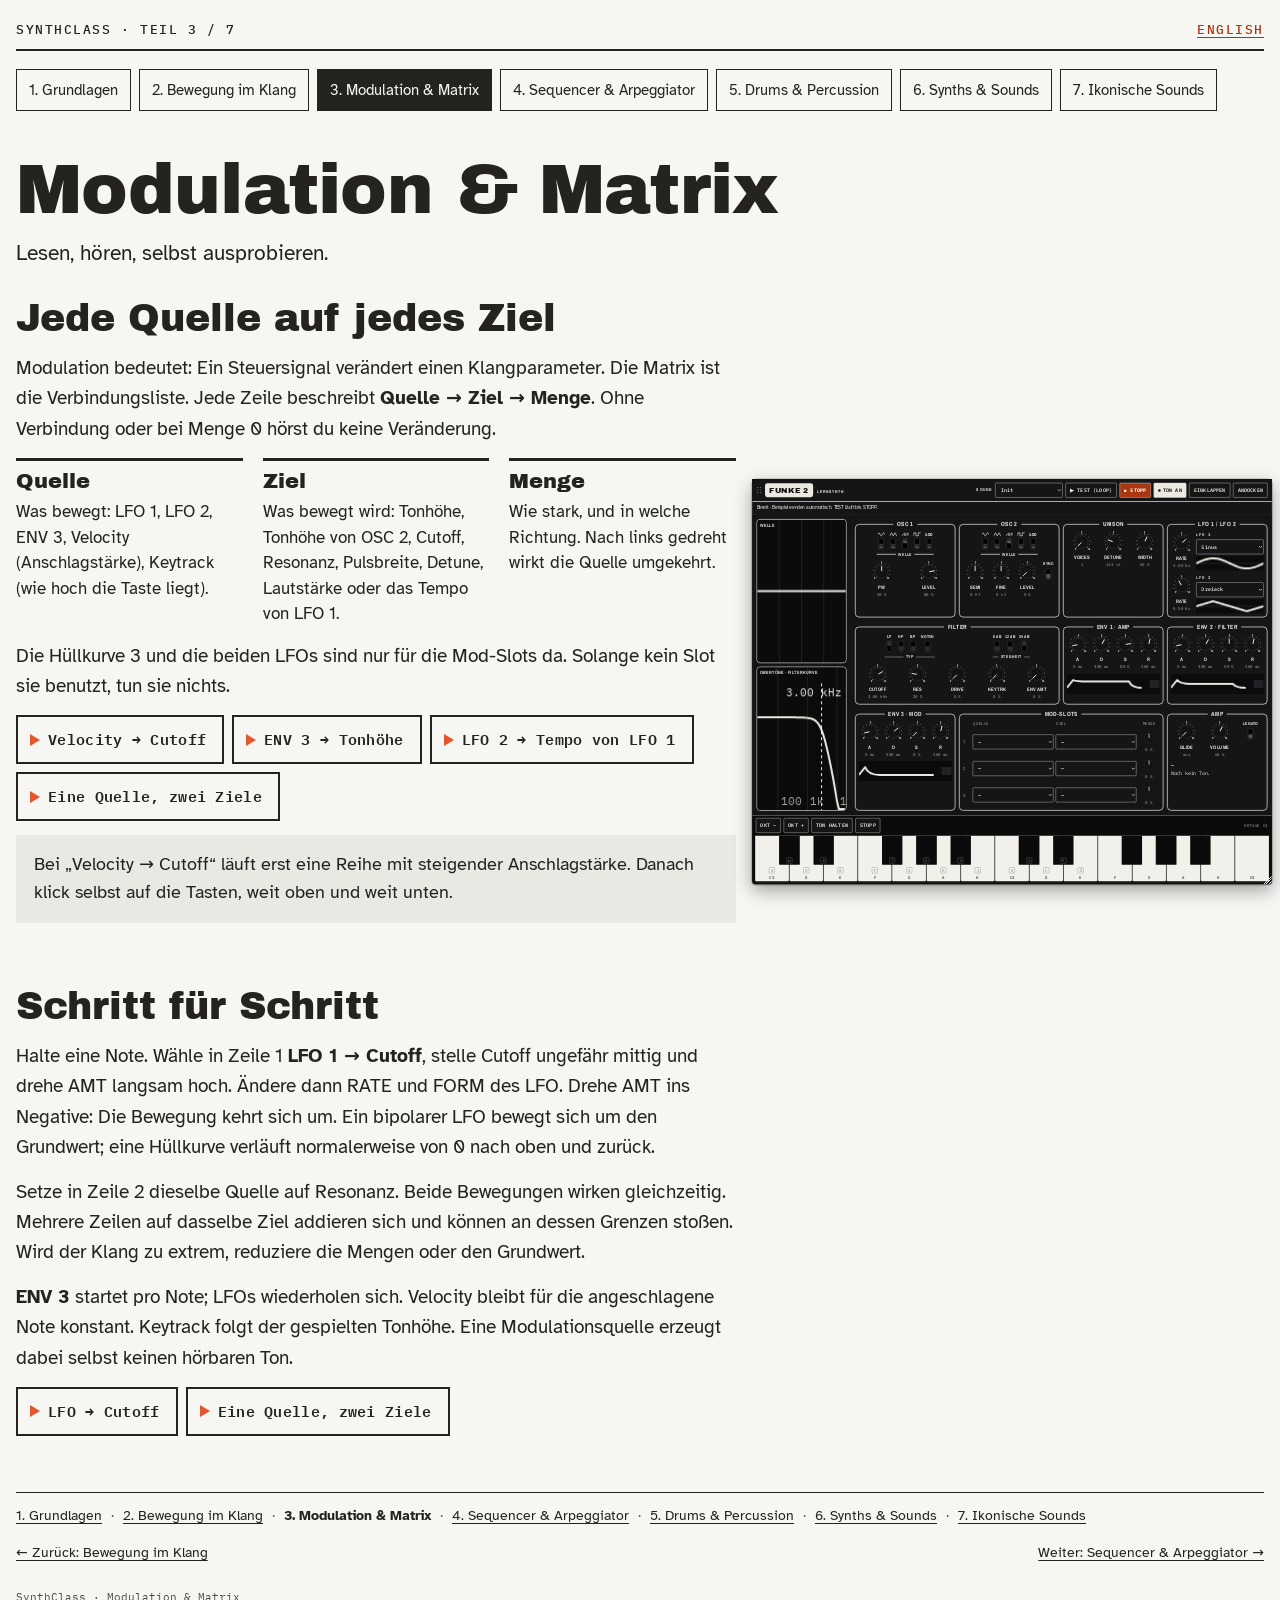
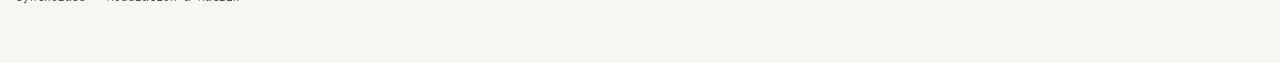
<file: de/modulation.html>
<!doctype html>
<html lang="de">
<head>
<meta charset="utf-8">
<meta name="viewport" content="width=device-width, initial-scale=1, viewport-fit=cover">
<title>SynthClass · 3. Modulation & Matrix</title>
<link rel="stylesheet" href="https://fonts.googleapis.com/css2?family=Archivo+Black&family=Atkinson+Hyperlegible:ital,wght@0,400;0,700;1,400&family=IBM+Plex+Mono:wght@400;500;600&family=Archivo+Narrow:wght@600;700&display=swap">
<style>
/* Layout: Lehrtext links zum Lesen, spielbarer Synth rechts klebend daneben; mobil steht der Synth oben. */
:root{
  --paper:#F6F6F3; --ink:#24231F; --muted:#4D4B45; --surface:#E9E8E3; --rule:#24231F;
  --accent:#E4572E; --accent-ink:#A8360F; --blue:#1F4FBF;
  --note-dark-bg:#2C2D30; --note-dark-fg:#F1EFE9;
  --panel:#24262A; --panel-2:#2D2F34; --panel-line:#3A3C42; --panel-edge:#15161A;
  --panel-text:#F5F3EE; --panel-label:#DAD7CF; --panel-dim:#B0ACA3; --panel-accent:#FFA27A; --panel-print:#E6E1D3;
  --knob-face:#33353A; --knob-track:#4A4C53; --led-off:#4A4C53; --led-on:#FF6A3D;
  --scope-bg:#17181B; --scope-grid:#2C2E33; --scope-line:#FF7A50; --curve:#9DB4F0; --spec:#5A5D65;
  --key-white:#ECEAE3; --key-white-ink:#55534D; --key-black:#141416; --key-bed:#0E0F11; --key-down:#FF6A3D;
  --f-display:'Archivo Black','Arial Black',Impact,sans-serif;
  --f-body:'Atkinson Hyperlegible',system-ui,-apple-system,'Segoe UI',sans-serif;
  --f-mono:'IBM Plex Mono',ui-monospace,'SFMono-Regular',Menlo,Consolas,monospace;
}
@media (prefers-color-scheme: dark){
  :root:not([data-theme="light"]){
    --paper:#1B1C1F; --ink:#E7E5DF; --muted:#BAB6AD; --surface:#26272B; --rule:#E7E5DF;
    --accent:#F0703F; --accent-ink:#FF9B70; --blue:#9DB4F0; --panel-edge:#45474D;
    --note-dark-bg:#33353A; --note-dark-fg:#F1EFE9; color-scheme:dark;
  }
}
:root[data-theme="dark"]{
  --paper:#1B1C1F; --ink:#E7E5DF; --muted:#BAB6AD; --surface:#26272B; --rule:#E7E5DF;
  --accent:#F0703F; --accent-ink:#FF9B70; --blue:#9DB4F0; --panel-edge:#45474D;
  --note-dark-bg:#33353A; --note-dark-fg:#F1EFE9; color-scheme:dark;
}
*{box-sizing:border-box}
body{background:var(--paper);color:var(--ink);font-family:var(--f-body);font-size:19px;line-height:1.6;
  padding-left:max(16px,env(safe-area-inset-left,0px));padding-right:max(16px,env(safe-area-inset-right,0px));padding-block:0 56px}
.page{max-width:1380px;margin:0 auto}
.top{display:flex;justify-content:space-between;align-items:baseline;gap:8px 16px;flex-wrap:wrap;border-bottom:2px solid var(--rule);padding:20px 0 8px;font-family:var(--f-mono);font-size:13px;letter-spacing:.12em;font-weight:500;text-transform:uppercase}
.hero{padding:28px 0 28px;display:flex;flex-direction:column;gap:14px;max-width:780px}
h1{font-family:var(--f-display);font-weight:400;font-size:clamp(38px,6.2vw,70px);line-height:.95;letter-spacing:-.01em;margin:0;text-wrap:balance}
.lead{font-size:21px;max-width:680px;margin:0}
.layout{display:grid;grid-template-columns:minmax(0,1fr);gap:40px}
.synth-col{order:-1;min-width:0}
@media (min-width:1100px){
  body:not(.is-floating) .layout{grid-template-columns:minmax(0,1fr) 620px;align-items:start}
  body:not(.is-floating) .synth-col{order:0;position:sticky;top:calc(env(safe-area-inset-top,0px) + 16px);max-height:calc(100vh - 32px);overflow:auto}
}
body.is-floating .synth-col{display:none}
.synth.floating{position:fixed;z-index:30;width:1240px;transform-origin:0 0;transform:scale(var(--s,1));overflow:visible;box-shadow:0 18px 50px rgba(0,0,0,.35),0 2px 6px rgba(0,0,0,.25)}
.synth.floating .s-head{cursor:grab;position:sticky;top:0;z-index:2}
.synth.floating.dragging .s-head{cursor:grabbing}
.synth.dragging{user-select:none;-webkit-user-select:none}
.grip{display:none;width:14px;height:22px;flex-shrink:0;align-self:center;background-image:radial-gradient(circle,var(--panel-dim) 1.6px,transparent 1.8px);background-size:7px 7px}
.synth.floating .grip{display:block}
.synth.min .secs,.synth.min .kbd{display:none}
.rz{display:none;position:absolute;right:0;bottom:0;width:26px;height:26px;cursor:nwse-resize;touch-action:none;z-index:3;
  background:linear-gradient(135deg,transparent 0 52%,var(--panel-label) 52% 57%,transparent 57% 67%,var(--panel-label) 67% 72%,transparent 72% 82%,var(--panel-label) 82% 87%,transparent 87%)}
.synth.floating .rz{display:block}
.synth.min .s-head{border-bottom:0}
@media (max-width:899px){#dock{display:none}}
/* Breites Fenster: Bildschirme links, Sektionen 3 x 2, flache Tastatur */
@container synth (min-width:1000px){
  .s-main{display:grid;grid-template-columns:minmax(260px,300px) minmax(0,1fr)}
  .synth.min .s-main{display:block}
  .synth.min .s-main .screens{grid-template-columns:1fr 1fr;grid-template-rows:auto;border-right:0}
  .synth.min .s-main .screen{min-height:0}
  .synth.min .s-main .screen canvas{position:static;height:150px}
  .s-main .screens{grid-template-columns:1fr;grid-template-rows:1fr 1fr;border-right:1px solid var(--panel-line)}
  .s-main .screen{min-height:150px}
  .s-main .screen canvas{position:absolute;inset:0;height:100%}
  .s-main .secs{grid-template-columns:repeat(3,minmax(0,1fr));border-top:0}
  .ctl{width:60px}
  .knobs{gap:6px}
  .s-main .sec{padding:18px 10px 10px;gap:10px}
  .keys{height:104px}
  .kbar{padding:6px 10px}
}
.text{display:flex;flex-direction:column;gap:64px;min-width:0;max-width:720px}
.chapter{display:flex;flex-direction:column;gap:14px;scroll-margin-top:24px}
.kicker{font-family:var(--f-mono);font-size:13px;letter-spacing:.14em;font-weight:600;color:var(--accent-ink);text-transform:uppercase}
h2{font-family:var(--f-display);font-weight:400;font-size:38px;line-height:1.05;margin:0;text-wrap:balance}
h3{font-family:var(--f-display);font-weight:400;font-size:21px;line-height:1.15;margin:0}
p{margin:0;text-wrap:pretty}
b{font-weight:700}
.howto{background:var(--surface);padding:16px 18px;display:grid;grid-template-columns:repeat(auto-fit,minmax(180px,1fr));gap:14px 22px;font-size:17px;line-height:1.5}
.howto div{display:flex;flex-direction:column;gap:2px}
.howto .k{font-family:var(--f-mono);font-size:13px;font-weight:600;letter-spacing:.1em;color:var(--accent-ink)}
.tries{display:flex;flex-wrap:wrap;gap:8px}
.try{font-family:var(--f-mono);font-size:15px;font-weight:600;letter-spacing:.02em;padding:10px 16px 10px 12px;min-height:48px;border:2px solid var(--ink);background:var(--paper);color:var(--ink);cursor:pointer;display:inline-flex;align-items:center;gap:8px;border-radius:0}
.try::before{content:"";width:0;height:0;border-left:10px solid var(--accent);border-top:6px solid transparent;border-bottom:6px solid transparent}
.try:hover{background:var(--surface)}
.try.on{background:var(--ink);color:var(--paper)}
.try:focus-visible,.pbtn:focus-visible,.sw button:focus-visible,.key:focus-visible,select:focus-visible{outline:3px solid var(--accent);outline-offset:2px}
.defs{display:grid;grid-template-columns:repeat(auto-fit,minmax(210px,1fr));gap:20px}
.def{border-top:3px solid var(--ink);padding-top:8px;display:flex;flex-direction:column;gap:6px;font-size:17px;line-height:1.5;min-width:0}
.def .head{display:flex;justify-content:space-between;align-items:baseline;gap:8px}
.def .tag{font-family:var(--f-mono);font-size:12px;font-weight:600;color:var(--accent-ink);letter-spacing:.06em}
.def .use{color:var(--muted);font-size:16px}
.note{background:var(--surface);padding:16px 18px;font-size:18px;line-height:1.55}
.note.dark{background:var(--note-dark-bg);color:var(--note-dark-fg)}
.chain{display:flex;flex-wrap:wrap;align-items:stretch;gap:6px}
.chain .box{border:2px solid var(--ink);padding:8px 12px;display:flex;flex-direction:column;gap:2px;min-width:0;flex:1 1 120px}
.chain .box .t{font-family:var(--f-display);font-size:19px}
.chain .box .s{font-size:16px;color:var(--muted);line-height:1.4}
.chain .arr{align-self:center;font-family:var(--f-mono);font-weight:600}
.chain .box.helper{border-style:dashed;border-color:var(--accent)}
.chain .box.ear{background:var(--ink);color:var(--paper)}
.chain .box.ear .s{color:var(--paper);opacity:.8}
.tablewrap{overflow-x:auto}
table{border-collapse:collapse;width:100%;min-width:560px;font-size:17px;line-height:1.45}
th{font-family:var(--f-mono);font-size:12px;letter-spacing:.1em;text-align:left;padding:8px 10px 8px 0;border-bottom:2px solid var(--rule)}
td{padding:8px 10px 8px 0;border-bottom:1px solid var(--muted);vertical-align:top}
td:first-child{font-weight:700;white-space:nowrap}
.recipes{display:grid;grid-template-columns:repeat(auto-fit,minmax(190px,1fr));gap:12px}
.recipe{background:var(--surface);border-top:4px solid var(--ink);padding:12px 14px 14px;display:flex;flex-direction:column;gap:8px;font-size:16px;line-height:1.4}
.recipe .row{display:flex;gap:8px}
.recipe .row span:first-child{width:64px;flex-shrink:0;font-family:var(--f-mono);font-size:12px;font-weight:600;color:var(--accent-ink);padding-top:2px}
.recipe .try{margin-top:6px;align-self:flex-start}
footer.foot{margin-top:56px;border-top:1px solid var(--rule);padding-top:10px;font-family:var(--f-mono);font-size:13px;color:var(--muted);display:flex;justify-content:space-between;gap:8px 16px;flex-wrap:wrap}

/* --- Synth panel (Hardware, immer dunkel) --- */
.synth{background:var(--panel);color:var(--panel-text);border:1px solid var(--panel-edge);border-radius:10px;overflow:hidden;container-type:inline-size;container-name:synth}
.krow{display:flex;gap:10px;align-items:center}
.krow .mini{flex:1;min-width:90px;height:62px}
.s-head{display:flex;align-items:center;justify-content:space-between;gap:10px;padding:10px 12px;background:var(--panel-2);border-bottom:1px solid var(--panel-line);flex-wrap:wrap}
.brand{display:flex;align-items:baseline;gap:10px}
.brand .n{font-family:var(--f-display);font-size:21px;letter-spacing:.08em}
.brand .d{font-family:var(--f-mono);font-size:11px;letter-spacing:.16em;color:var(--panel-dim)}
.s-head .ctrls{display:flex;gap:8px;align-items:center;flex-wrap:wrap}
.pbtn{font-family:var(--f-mono);font-size:13px;font-weight:600;letter-spacing:.08em;background:var(--panel);color:var(--panel-text);border:1px solid var(--panel-line);padding:8px 12px;min-height:42px;cursor:pointer;border-radius:4px;display:inline-flex;align-items:center;gap:6px}
.pbtn:hover{border-color:var(--panel-dim)}
.pbtn[aria-pressed="true"]{background:var(--led-on);color:var(--key-black);border-color:var(--led-on)}
.pbtn.power{background:var(--led-on);color:var(--key-black);border-color:var(--led-on)}
.pbtn.power[aria-pressed="true"]{background:var(--panel);color:var(--panel-text);border-color:var(--panel-line)}
.pbtn .dot{width:7px;height:7px;border-radius:50%;background:currentColor}
.synth select{font-family:var(--f-mono);font-size:13px;font-weight:600;letter-spacing:.06em;background:var(--panel);color:var(--panel-text);border:1px solid var(--panel-line);border-radius:4px;min-height:42px;padding:0 10px}
.screens{display:grid;grid-template-columns:1fr 1fr;gap:1px;background:var(--panel-line)}
@media (max-width:480px){.screens{grid-template-columns:1fr}}
.screen{background:var(--scope-bg);position:relative;min-width:0}
.screen canvas{display:block;width:100%;height:140px}
.screen .lbl{position:absolute;left:8px;top:6px;font-family:var(--f-mono);font-size:11px;letter-spacing:.14em;color:var(--panel-dim);pointer-events:none}
.secs{display:grid;grid-template-columns:repeat(auto-fit,minmax(280px,1fr));gap:22px 10px;padding:22px 12px 12px;background:var(--panel);border-top:1px solid var(--panel-line)}
.sec{border:1.5px solid var(--panel-print);border-radius:6px;padding:18px 12px 12px;display:flex;flex-direction:column;gap:12px;min-width:0}
.sec-name{align-self:flex-start;margin-top:-30px;background:var(--panel-print);color:var(--panel);font-family:var(--f-mono);font-weight:700;font-size:12px;line-height:1.3;letter-spacing:.14em;padding:3px 9px;border-radius:3px}
.swrow{display:flex;gap:6px 14px;flex-wrap:wrap;align-items:flex-start}
.swgrp{display:flex;flex-direction:column;gap:2px;border-radius:4px}
.swgrp .cap{font-family:var(--f-mono);font-size:10px;letter-spacing:.14em;color:var(--panel-dim);padding-left:4px}
.swgrp.hi{box-shadow:0 0 0 2px var(--led-on)}
.sw{display:flex;flex-wrap:wrap;gap:2px}
.sw button{background:none;border:0;padding:6px 6px 6px 5px;display:flex;flex-direction:row;align-items:center;gap:5px;cursor:pointer;color:var(--panel-label);font-family:var(--f-mono);font-size:12px;min-height:34px;border-radius:3px;white-space:nowrap}
.sw button:hover{background:var(--panel-2)}
.sw button .led{flex-shrink:0;width:9px;height:9px;border-radius:50%;background:var(--led-off)}
.sw button[aria-checked="true"]{color:var(--panel-text)}
.sw button[aria-checked="true"] .led{background:var(--led-on);box-shadow:0 0 6px var(--led-on)}
.knobs{display:flex;flex-wrap:wrap;gap:8px 8px}
.ctl{display:flex;flex-direction:column;align-items:center;gap:2px;width:64px}
.knob{width:54px;height:54px;touch-action:none;cursor:ns-resize;border-radius:50%;display:block}
.knob:focus-visible{outline:2px solid var(--led-on);outline-offset:2px}
.ctl .l{font-family:var(--f-mono);font-size:12px;letter-spacing:.06em;color:var(--panel-label);margin-top:4px}
.ctl .v{font-family:var(--f-mono);font-size:11px;color:var(--panel-dim);font-variant-numeric:tabular-nums;white-space:nowrap}
.ctl.hi .l{color:var(--led-on)}
.ctl.hi .knob{box-shadow:0 0 0 3px var(--led-on)}
.mini{display:block;width:100%;height:56px;background:var(--scope-bg);border-radius:3px}
.readout{font-family:var(--f-mono);font-size:14px;line-height:1.5;color:var(--panel-label);font-variant-numeric:tabular-nums}
.readout b{color:var(--panel-text);font-weight:600}
.kbd{background:var(--key-bed);border-top:1px solid var(--panel-line)}
.kbar{display:flex;align-items:center;gap:8px;flex-wrap:wrap;padding:8px 10px}
.kbar .hint{font-family:var(--f-mono);font-size:12px;color:var(--panel-dim);letter-spacing:.06em;margin-left:auto}
.keys{position:relative;height:130px;margin:0 8px 8px;display:flex;gap:2px;touch-action:none;user-select:none;-webkit-user-select:none}
.key{border:0;padding:0;cursor:pointer;font-family:var(--f-mono);font-size:12px;display:flex;flex-direction:column;align-items:center;justify-content:flex-end;gap:5px}
.key .kc{font-size:10px;line-height:15px;min-width:17px;padding:0 3px;border:1px solid currentColor;border-radius:3px;opacity:.7;text-align:center}
.key .nn{font-weight:600;line-height:1}
.key.w{flex:1;background:var(--key-white);color:var(--key-white-ink);border-radius:0 0 3px 3px;padding-bottom:6px;min-width:0}
.key.b{position:absolute;top:0;height:64%;background:var(--key-black);color:var(--panel-dim);border-radius:0 0 2px 2px;padding-bottom:4px;z-index:1}
.key.down{background:var(--key-down);color:var(--key-black)}
.top a{color:var(--accent-ink);text-decoration:underline;text-underline-offset:3px}
.navlink{font-family:var(--f-mono);font-size:14px;font-weight:600;color:var(--accent-ink)}
.toast{position:fixed;left:max(16px,env(safe-area-inset-left,0px));right:max(16px,env(safe-area-inset-right,0px));bottom:calc(16px + env(safe-area-inset-bottom,0px));z-index:20;background:var(--panel);color:var(--panel-text);border:1px solid var(--panel-line);padding:10px 12px;display:flex;align-items:center;gap:12px;justify-content:space-between;font-size:17px;max-width:620px;margin:0 auto}
@media (prefers-reduced-motion: reduce){*{scroll-behavior:auto!important}}
/* --- Siebdruck-Look: schwarze Platte, weißer Aufdruck, schwarze Knöpfe --- */
:root{
  --panel:#111214; --panel-2:#111214; --panel-line:#2A2B2F; --panel-edge:#000000;
  --panel-print:#ECE9E1; --panel-label:#ECE9E1; --panel-text:#ECE9E1; --panel-dim:#A9A69E; --panel-accent:#ECE9E1;
  --knob-face:#0B0B0C; --knob-skirt:#26272B; --knob-track:#34363B; --knob-arc:#ECE9E1;
  --led-off:#3A2A24; --scope-bg:#0B0B0C; --scope-grid:#222327;
  --key-white:#F2F0EA; --key-black:#0B0B0C; --key-bed:#0B0B0C;
}
.synth{background:var(--panel)}
.s-head{background:var(--panel);border-bottom:1.5px solid var(--panel-print)}
.brand .n{color:var(--panel-print);letter-spacing:.14em}
.secs,.s-main .secs{background:var(--panel)}
.sec-name{background:var(--panel);color:var(--panel-print);padding:2px 8px;margin-left:-4px}
.sub-name{color:var(--panel-print)}
.screens{gap:10px;padding:12px;background:var(--panel)}
.s-main .screens{border-right:0}
.screen{border:1.5px solid var(--panel-print);border-radius:4px;overflow:hidden}
.pbtn,.sw button,.tog,.synth select,.psel{background:var(--panel);border:1.5px solid var(--panel-print);color:var(--panel-print);box-shadow:none;border-radius:3px}
.pbtn:hover,.sw button:hover,.tog:hover{background:var(--panel-line)}
.sw{gap:6px}
.sw button{color:var(--panel-dim)}
.sw button[aria-checked="true"],.tog[aria-pressed="true"]{color:var(--panel-print)}
.pbtn[aria-pressed="true"]{background:var(--panel-print);color:var(--panel);border-color:var(--panel-print)}
.pbtn.power{background:var(--led-on);color:var(--key-black);border-color:var(--led-on)}
.pbtn.power[aria-pressed="true"]{background:var(--panel);color:var(--panel-print);border-color:var(--panel-print)}
.ctl .l{color:var(--panel-print)}
.kbd{background:var(--key-bed);border-top:1.5px solid var(--panel-print)}
.key.w{background:var(--key-white)}
.key.down,.key.w.down,.key.b.down{background:var(--key-down);color:var(--key-black)}

/* --- Frontplatten-Look: Siebdruck, Skalen, Schiebeschalter --- */
:root{--led-on:#ECE9E1;--key-down:#A8A49B;--scope-line:#ECE9E1;--curve:#ECE9E1;--spec:#3A3B40;--f-narrow:'Archivo Narrow','Arial Narrow',sans-serif;--panel:#151516;--panel-2:#151516;--knob-face:#141415;--knob-skirt:#0C0C0D;--knob-knurl:#5A5B60;--slot:#000000;--slot-edge:#55565B;--thumb-a:#2E2F33;--thumb-b:#55565B}
.synth{background:var(--panel)}
.sec{border:2px solid var(--panel-print);border-radius:12px;padding:20px 12px 12px}
.s-main .sec{padding:20px 10px 10px}
.secs{gap:26px 10px;padding:26px 12px 12px}
.sec-name{align-self:center;margin-top:-33px;margin-left:0;padding:0 10px;background:var(--panel);color:var(--panel-print);font-family:var(--f-narrow);font-weight:700;font-size:17px;letter-spacing:.06em;line-height:1.3;border-radius:0}
.sec-head{justify-content:center;margin-top:-33px}
.sub-name{font-family:var(--f-narrow);font-weight:700;font-size:13px;letter-spacing:.06em}
.brand .n{background:var(--panel-print);color:var(--panel);padding:3px 12px 2px;border-radius:7px;font-size:22px;letter-spacing:.04em}
.brand .d{font-family:var(--f-narrow);font-weight:700;font-size:12px;color:var(--panel-print)}
.s-head{border-bottom:2px solid var(--panel-print)}
.knobs{gap:6px 4px;justify-content:space-around}
.ctl{width:64px}
.knob{width:60px;height:60px;overflow:visible;border-radius:50%}
.knob .num{font-family:var(--f-narrow);font-weight:700;font-size:7.6px;fill:var(--panel-print)}
.knob .hl{opacity:0}
.ctl.hi .knob{box-shadow:none}
.ctl.hi .knob .hl{opacity:1}
.ctl.hi .l{background:var(--panel-print);color:var(--panel);padding:0 5px;border-radius:2px}
.ctl .l{font-family:var(--f-narrow);font-weight:700;font-size:14px;letter-spacing:.04em;margin-top:0;color:var(--panel-print)}
.ctl .v{font-size:11px}
.swrow{gap:8px 18px;justify-content:space-around}
.swgrp{flex-direction:column-reverse;align-items:stretch;gap:4px}
.swgrp .cap{display:flex;align-items:center;gap:6px;font-family:var(--f-narrow);font-weight:700;font-size:12px;letter-spacing:.08em;color:var(--panel-print);padding:0}
.swgrp .cap::before,.swgrp .cap::after{content:"";flex:1;height:1.5px;background:var(--panel-print);min-width:6px}
.swgrp.hi{box-shadow:none}
.swgrp.hi .slot{border-color:var(--led-on);box-shadow:0 0 0 2px var(--led-on)}
.sw{gap:8px;justify-content:center;flex-wrap:wrap}
.sw button,.tog{background:none!important;border:0!important;box-shadow:none!important;transform:none!important;padding:2px!important;min-height:0;min-width:26px;display:flex;flex-direction:column;align-items:center;gap:5px;color:var(--panel-print);cursor:pointer}
.sw button .sl,.tog .sl{font-family:var(--f-narrow);font-weight:700;font-size:12px;letter-spacing:.03em;line-height:13px;white-space:nowrap}
.glyph{width:22px;height:13px;display:block}
.slot{display:block;position:relative;width:15px;height:30px;background:var(--slot);border:1px solid var(--slot-edge);border-radius:3px}
.thumb{position:absolute;left:1px;right:1px;bottom:1px;height:13px;border-radius:2px;background:repeating-linear-gradient(0deg,var(--thumb-a) 0 2px,var(--thumb-b) 2px 3px)}
[aria-checked="true"] .thumb,[aria-pressed="true"] .thumb{bottom:15px}
.sw button:hover .slot,.tog:hover .slot{border-color:var(--panel-print)}
.sw button:focus-visible .slot,.tog:focus-visible .slot{outline:2px solid var(--led-on);outline-offset:2px}
.tog.hi .slot{border-color:var(--led-on);box-shadow:0 0 0 2px var(--led-on)}
.screen{border:2px solid var(--panel-print);border-radius:10px}
.screen .lbl{font-family:var(--f-narrow);font-weight:700;font-size:13px;color:var(--panel-print);letter-spacing:.06em}


/* --- Seite 2 --- */
.top a{color:var(--accent-ink);text-decoration:underline;text-underline-offset:3px}
.navlink{font-family:var(--f-mono);font-size:14px;font-weight:600;color:var(--accent-ink)}
.synth.floating{width:1480px}
.sec.span2{grid-column:span 1}
.sec-head{display:flex;justify-content:center;align-items:center;gap:8px;margin-top:-33px}
.sec-head .sec-name{margin-top:0}
.sub-name{font-family:var(--f-mono);font-weight:600;font-size:11px;letter-spacing:.14em;color:var(--panel-accent)}
.tog{background:var(--panel);border:1px solid var(--panel-line);border-radius:3px;color:var(--panel-label);font-family:var(--f-mono);font-size:11px;font-weight:600;letter-spacing:.08em;padding:4px 8px 4px 6px;min-height:30px;display:inline-flex;align-items:center;gap:6px;cursor:pointer}
.tog .led{width:9px;height:9px;border-radius:50%;background:var(--led-off)}
.tog[aria-pressed="true"]{color:var(--panel-text)}
.tog[aria-pressed="true"] .led{background:var(--led-on);box-shadow:0 0 6px var(--led-on)}
.tog.hi{box-shadow:0 0 0 2px var(--led-on)}
.psel{font-family:var(--f-mono);font-size:12px;font-weight:600;background:var(--panel-2);color:var(--panel-text);border:1px solid var(--panel-line);border-radius:4px;min-height:34px;padding:0 6px;max-width:100%}
.selw{display:flex;flex-direction:column;gap:2px;min-width:0}
.selw .cap{font-family:var(--f-mono);font-size:10px;letter-spacing:.14em;color:var(--panel-dim)}
.selw.hi .psel{box-shadow:0 0 0 2px var(--led-on)}
.lforow{display:grid;grid-template-columns:auto minmax(0,1fr);gap:4px 10px;align-items:center}
.lforow .side{display:flex;flex-direction:column;gap:6px;min-width:0}
.lforow .mini{height:40px}
.mrow{display:grid;grid-template-columns:22px minmax(0,1fr) minmax(0,1fr) 60px;gap:8px;align-items:center}
.mrow .nr{font-family:var(--f-mono);font-size:12px;color:var(--panel-dim)}
.mrow .ctl{width:60px}
.mrow .ctl .l{display:none}
.mhead{display:grid;grid-template-columns:22px minmax(0,1fr) minmax(0,1fr) 60px;gap:8px;font-family:var(--f-mono);font-size:10px;letter-spacing:.14em;color:var(--panel-dim)}
.mhead span:last-child{text-align:center}
@container synth (min-width:1000px){
  .sec.span2{grid-column:span 2}
}
@container synth (min-width:1150px){
  .s-main .secs{grid-template-columns:repeat(4,minmax(0,1fr))}
  .s-main{grid-template-columns:minmax(240px,280px) minmax(0,1fr)}
  .ctl{width:62px}
  .s-main .sec{padding:20px 9px 10px}
  .sw button{padding:6px 4px}
  .mrow .knob{width:46px;height:46px}
  .mrow .knob .num,.mrow .knob .tick{display:none}
  .mrow{gap:6px}
}
/* Obertöne-Editor */
.harm{background:var(--panel);color:var(--panel-text);border-radius:8px;padding:14px;display:flex;flex-direction:column;gap:12px}
.harm .row{display:grid;grid-template-columns:minmax(0,3fr) minmax(0,2fr);gap:12px}
@media (max-width:600px){.harm .row{grid-template-columns:1fr}}
.harm canvas{display:block;width:100%;height:190px;background:var(--scope-bg);border-radius:4px;touch-action:none}
.harm canvas.bars{cursor:ns-resize}
.harm .lbl{font-family:var(--f-mono);font-size:11px;letter-spacing:.12em;color:var(--panel-dim)}
.harm .cell{display:flex;flex-direction:column;gap:6px;min-width:0}
.harm .hint{font-size:15px;color:var(--panel-label);line-height:1.45}
</style>
<style>:root{padding-top:env(safe-area-inset-top,0px);padding-bottom:env(safe-area-inset-bottom,0px)}body{margin:0}[hidden]{display:none!important}img{max-width:100%}</style>
<link rel="stylesheet" href="../course.css?v=429349cc2f">
</head>
<body data-course="3">
<div class="page">
  <div class="top"><div>SynthClass · Teil 3 / 7</div><a href="../modulation.html" hreflang="en">English</a></div><nav aria-label="Kursseiten" class="course-nav"><a href="index.html">1. Grundlagen</a><a href="fortgeschritten.html">2. Bewegung im Klang</a><a href="modulation.html" aria-current="page">3. Modulation & Matrix</a><a href="sequencer.html">4. Sequencer & Arpeggiator</a><a href="drums.html">5. Drums & Percussion</a><a href="sounds.html">6. Synths & Sounds</a><a href="iconic.html">7. Ikonische Sounds</a></nav><header class="hero"><h1>Modulation & Matrix</h1><p class="lead">Lesen, hören, selbst ausprobieren.</p></header>

  <div class="layout">
    <main class="text"><section class="chapter" id="mod">

        <h2>Jede Quelle auf jedes Ziel</h2>
        <p>Modulation bedeutet: Ein Steuersignal verändert einen Klangparameter. Die Matrix ist die Verbindungsliste. Jede Zeile beschreibt <b>Quelle → Ziel → Menge</b>. Ohne Verbindung oder bei Menge 0 hörst du keine Veränderung.</p>
        <div class="defs">
          <div class="def"><div class="head"><h3>Quelle</h3></div><p>Was bewegt: LFO 1, LFO 2, ENV 3, Velocity (Anschlagstärke), Keytrack (wie hoch die Taste liegt).</p></div>
          <div class="def"><div class="head"><h3>Ziel</h3></div><p>Was bewegt wird: Tonhöhe, Tonhöhe von OSC 2, Cutoff, Resonanz, Pulsbreite, Detune, Lautstärke oder das Tempo von LFO 1.</p></div>
          <div class="def"><div class="head"><h3>Menge</h3></div><p>Wie stark, und in welche Richtung. Nach links gedreht wirkt die Quelle umgekehrt.</p></div>
        </div>
        <p>Die Hüllkurve 3 und die beiden LFOs sind nur für die Mod-Slots da. Solange kein Slot sie benutzt, tun sie nichts.</p>
        <div class="tries">
          <button class="try" data-lesson="m_vel">Velocity → Cutoff</button>
          <button class="try" data-lesson="m_drop">ENV 3 → Tonhöhe</button>
          <button class="try" data-lesson="m_lfolfo">LFO 2 → Tempo von LFO 1</button>
          <button class="try" data-lesson="m_two">Eine Quelle, zwei Ziele</button>
        </div>
        <p class="note">Bei „Velocity → Cutoff“ läuft erst eine Reihe mit steigender Anschlagstärke. Danach klick selbst auf die Tasten, weit oben und weit unten.</p>
        </section><section class="chapter" id="practice"><h2>Schritt für Schritt</h2><p>Halte eine Note. Wähle in Zeile 1 <b>LFO 1 → Cutoff</b>, stelle Cutoff ungefähr mittig und drehe AMT langsam hoch. Ändere dann RATE und FORM des LFO. Drehe AMT ins Negative: Die Bewegung kehrt sich um. Ein bipolarer LFO bewegt sich um den Grundwert; eine Hüllkurve verläuft normalerweise von 0 nach oben und zurück.</p><p>Setze in Zeile 2 dieselbe Quelle auf Resonanz. Beide Bewegungen wirken gleichzeitig. Mehrere Zeilen auf dasselbe Ziel addieren sich und können an dessen Grenzen stoßen. Wird der Klang zu extrem, reduziere die Mengen oder den Grundwert.</p><p><b>ENV 3</b> startet pro Note; LFOs wiederholen sich. Velocity bleibt für die angeschlagene Note konstant. Keytrack folgt der gespielten Tonhöhe. Eine Modulationsquelle erzeugt dabei selbst keinen hörbaren Ton.</p><div class="tries"><button class="try" data-lesson="course_wob">LFO → Cutoff</button><button class="try" data-lesson="m_two">Eine Quelle, zwei Ziele</button></div></section></main>

    <aside class="synth-col" aria-label="Spielbarer Synthesizer FUNKE 2">
      <div class="synth" id="synth">
        <div class="s-head">
          <div class="brand"><span class="grip" aria-hidden="true" title="Zum Verschieben ziehen"></span><span class="n">FUNKE 2</span><span class="d">LERNSYNTH</span></div>
          <div class="ctrls">
            <label for="preset" class="brand"><span class="d">SOUND</span></label>
            <select id="preset"><option value="init">Init</option><option value="m_vel">Velocity → Cutoff</option><option value="m_drop">ENV → Pitch</option><option value="m_two">2 Ziele</option></select>
            <button class="pbtn" id="previewTest" aria-pressed="false">▶ TEST (LOOP)</button><button class="pbtn preview-stop" id="previewStop">■ STOPP</button><button class="pbtn power" id="power" aria-pressed="false"><span class="dot"></span><span id="powerLbl">TON AN</span></button>
            <button class="pbtn" id="minimize" aria-expanded="true" aria-controls="synth">EINKLAPPEN</button>
            <button class="pbtn" id="dock">ANDOCKEN</button>
          </div>
        </div>
        <p class="playback-status" id="playbackStatus" role="status">Bereit · Beispiele enden automatisch. TEST läuft bis STOPP.</p><div class="s-main">
          <div class="screens">
            <div class="screen"><canvas id="scope" aria-label="Oszilloskop"></canvas><span class="lbl">WELLE</span></div>
            <div class="screen"><canvas id="spec" aria-label="Obertöne und Filterkurve"></canvas><span class="lbl">OBERTÖNE · <span style="color:var(--curve)">FILTERKURVE</span></span></div>
          </div>
          <div class="secs" id="secs"></div>
        </div>
        <div class="kbd">
          <div class="kbar">
            <button class="pbtn" id="octDown" aria-label="Oktave tiefer">OKT −</button>
            <button class="pbtn" id="octUp" aria-label="Oktave höher">OKT +</button>
            <button class="pbtn" id="hold" aria-pressed="false" title="Hält manuell gespielte Töne bis zum erneuten Klick.">TON HALTEN</button>
            <button class="pbtn" id="stop">STOPP</button>
            <span class="hint" id="octLbl">OKTAVE C3</span>
          </div>
          <div class="keys" id="keys"></div>
        </div>
        <div class="rz" id="rz" title="Ziehen zum Vergrößern oder Verkleinern (Doppelklick: Standardgröße)"></div>
      </div>
    </aside>
  </div>

  <footer class="foot course-footer"><nav class="course-bottom" aria-label="Kursnavigation am Seitenende"><div class="course-bottom-links"><a href="index.html">1. Grundlagen</a> <span aria-hidden="true">·</span> <a href="fortgeschritten.html">2. Bewegung im Klang</a> <span aria-hidden="true">·</span> <a href="modulation.html" aria-current="page">3. Modulation & Matrix</a> <span aria-hidden="true">·</span> <a href="sequencer.html">4. Sequencer & Arpeggiator</a> <span aria-hidden="true">·</span> <a href="drums.html">5. Drums & Percussion</a> <span aria-hidden="true">·</span> <a href="sounds.html">6. Synths & Sounds</a> <span aria-hidden="true">·</span> <a href="iconic.html">7. Ikonische Sounds</a></div><div class="course-bottom-adjacent"><a rel="prev" href="fortgeschritten.html">← Zurück: Bewegung im Klang</a><a rel="next" href="sequencer.html">Weiter: Sequencer & Arpeggiator →</a></div></nav><small>SynthClass · Modulation & Matrix</small></footer>
</div>

<div class="toast" id="toast" hidden><span id="toastText">Spielt. Die Regler im Synth sind markiert.</span><button class="pbtn" id="toastGo">ZUM SYNTH</button></div>

<script>
(function(){
'use strict';
const $=s=>document.querySelector(s);
const pct=v=>Math.round(v*100)+' %';
const bip=v=>(v>0?'+':'')+Math.round(v*100)+' %';
const hz=v=>v<1000?(v<10?v.toFixed(2):v<100?v.toFixed(1):Math.round(v))+' Hz':(v/1000).toFixed(v<10000?2:1)+' kHz';
const sec=v=>v<1?Math.round(v*1000)+' ms':v.toFixed(2)+' s';

// ---------- Parameter ----------
const PARAMS={
  pw:{label:'PW',aria:'Pulsbreite OSC 1 und 2',min:.05,max:.95,def:.5,fmt:pct},
  l1:{label:'LEVEL',aria:'Pegel OSC 1',min:0,max:1,def:.8,fmt:pct},
  semi2:{label:'SEMI',aria:'OSC 2 Halbtöne',min:-24,max:24,step:1,def:0,fmt:v=>(v>0?'+':'')+v+' HT'},
  fine2:{label:'FINE',aria:'OSC 2 Feinstimmung',min:-50,max:50,step:1,def:0,fmt:v=>(v>0?'+':'')+v+' ct'},
  l2:{label:'LEVEL',aria:'Pegel OSC 2',min:0,max:1,def:0,fmt:pct},
  voices:{label:'VOICES',aria:'Unison-Stimmen',min:1,max:7,step:1,def:1,fmt:v=>String(v)},
  detune:{label:'DETUNE',aria:'Unison-Verstimmung',min:0,max:1,def:.25,fmt:v=>'±'+Math.round(v*50)+' ct'},
  width:{label:'WIDTH',aria:'Unison-Stereobreite',min:0,max:1,def:.6,fmt:pct},
  cutoff:{label:'CUTOFF',aria:'Filter Cutoff',min:30,max:18000,exp:1,def:3000,fmt:hz},
  res:{label:'RES',aria:'Filter Resonanz',min:0,max:1,def:.2,fmt:pct},
  drive:{label:'DRIVE',aria:'Filter Drive',min:0,max:1,def:0,fmt:pct},
  keytrk:{label:'KEYTRK',aria:'Filter Keytracking',min:0,max:1,def:0,fmt:pct},
  envAmt:{label:'ENV AMT',aria:'Filter-Hüllkurve Stärke',min:0,max:1,def:0,fmt:pct},
  e1a:{label:'A',aria:'Amp-Hüllkurve Attack',min:.002,max:4,exp:1,def:.005,fmt:sec},
  e1d:{label:'D',aria:'Amp-Hüllkurve Decay',min:.005,max:4,exp:1,def:.3,fmt:sec},
  e1s:{label:'S',aria:'Amp-Hüllkurve Sustain',min:0,max:1,def:.8,fmt:pct},
  e1r:{label:'R',aria:'Amp-Hüllkurve Release',min:.01,max:5,exp:1,def:.3,fmt:sec},
  e2a:{label:'A',aria:'Filter-Hüllkurve Attack',min:.002,max:4,exp:1,def:.005,fmt:sec},
  e2d:{label:'D',aria:'Filter-Hüllkurve Decay',min:.005,max:4,exp:1,def:.3,fmt:sec},
  e2s:{label:'S',aria:'Filter-Hüllkurve Sustain',min:0,max:1,def:.5,fmt:pct},
  e2r:{label:'R',aria:'Filter-Hüllkurve Release',min:.01,max:5,exp:1,def:.3,fmt:sec},
  e3a:{label:'A',aria:'Hüllkurve 3 Attack',min:.002,max:4,exp:1,def:.005,fmt:sec},
  e3d:{label:'D',aria:'Hüllkurve 3 Decay',min:.005,max:4,exp:1,def:.5,fmt:sec},
  e3s:{label:'S',aria:'Hüllkurve 3 Sustain',min:0,max:1,def:0,fmt:pct},
  e3r:{label:'R',aria:'Hüllkurve 3 Release',min:.01,max:5,exp:1,def:.3,fmt:sec},
  lfo1r:{label:'RATE',aria:'LFO 1 Tempo',min:.05,max:20,exp:1,def:3,fmt:hz},
  lfo2r:{label:'RATE',aria:'LFO 2 Tempo',min:.05,max:20,exp:1,def:.5,fmt:hz},
  m1a:{label:'AMT',aria:'Mod-Slot 1 Menge',min:-1,max:1,def:0,bip:1,fmt:bip},
  m2a:{label:'AMT',aria:'Mod-Slot 2 Menge',min:-1,max:1,def:0,bip:1,fmt:bip},
  m3a:{label:'AMT',aria:'Mod-Slot 3 Menge',min:-1,max:1,def:0,bip:1,fmt:bip},
  glide:{label:'GLIDE',aria:'Glide-Zeit',min:0,max:1,def:0,fmt:v=>v<.001?'aus':sec(v)},
  vol:{label:'VOLUME',aria:'Lautstärke',min:0,max:1,def:.6,fmt:pct}
};
const WAVES=[['sin','SIN'],['tri','TRI'],['saw','SAW'],['sqr','SQR'],['add','ADD']];
const SWITCHES={
  w1:{cap:'WELLE',opts:WAVES,def:'saw'},
  w2:{cap:'WELLE',opts:WAVES,def:'saw'},
  mode:{cap:'TYP',opts:[['lp','LP'],['hp','HP'],['bp','BP'],['notch','NOTCH']],def:'lp'},
  slope:{cap:'STEILHEIT',opts:[['6','6 dB'],['12','12 dB'],['24','24 dB']],def:'24'}
};
const TOGGLES={sync:{label:'SYNC',def:false},legato:{label:'LEGATO',def:false}};
const LSHAPES=[['sin','Sinus'],['tri','Dreieck'],['saw','Sägezahn'],['sqr','Rechteck'],['sh','Zufall (S&H)']];
const SRCS=[['none','—'],['lfo1','LFO 1'],['lfo2','LFO 2'],['env3','ENV 3'],['vel','Velocity'],['kt','Keytrack']];
const DSTS=[['none','—'],['pitch','Tonhöhe'],['p2','OSC 2 Tonhöhe'],['cut','Cutoff'],['res','Resonanz'],['pw','Pulsbreite'],['det','Detune'],['vol','Lautstärke'],['lfo1r','LFO 1 Tempo']];
const SELECTS={
  lfo1s:{cap:'FORM',opts:LSHAPES,def:'sin'},lfo2s:{cap:'FORM',opts:LSHAPES,def:'tri'},
  m1s:{cap:'QUELLE',opts:SRCS,def:'none'},m1d:{cap:'ZIEL',opts:DSTS,def:'none'},
  m2s:{cap:'QUELLE',opts:SRCS,def:'none'},m2d:{cap:'ZIEL',opts:DSTS,def:'none'},
  m3s:{cap:'QUELLE',opts:SRCS,def:'none'},m3d:{cap:'ZIEL',opts:DSTS,def:'none'}
};
const INIT={};
for(const k in PARAMS)INIT[k]=PARAMS[k].def;
for(const k in SWITCHES)INIT[k]=SWITCHES[k].def;
for(const k in TOGGLES)INIT[k]=TOGGLES[k].def;
for(const k in SELECTS)INIT[k]=SELECTS[k].def;
const P=Object.assign({},INIT);

// Obertöne
const H=16;
const HARM={
  saw:Array.from({length:H},(_,i)=>1/(i+1)),
  sine:Array.from({length:H},(_,i)=>i===0?1:0),
  sqr:Array.from({length:H},(_,i)=>(i%2===0)?1/(i+1):0),
  tri:Array.from({length:H},(_,i)=>(i%2===0)?((i/2)%2===0?1:-1)/((i+1)*(i+1)):0),
  organ:Array.from({length:H},(_,i)=>({0:1,1:.8,2:.6,3:.5,5:.4,7:.35,11:.25,15:.2})[i]||0),
  clear:Array.from({length:H},(_,i)=>i===0?1:0)
};
let harm=HARM.saw.slice();

const LESSONS={
  course_wob:{p:{cutoff:600,res:.5,lfo1r:1,m1s:'lfo1',m1d:'cut',m1a:.45},hi:['lfo1r','m1a'],play:{hold:45}},
  init:{"p":{"w1":"saw","l2":0,"voices":1,"cutoff":18000,"res":0,"envAmt":0,"drive":0,"keytrk":0,"e1a":0.002,"e1d":0.3,"e1s":1,"e1r":0.03},"hi":[],"play":{"hold":45}},
  m_vel:{p:{w1:'saw',cutoff:250,res:.35,m1s:'vel',m1d:'cut',m1a:.7,e1r:.2},hi:['m1s','m1d','m1a'],play:{seq:[[45,.1],[45,.35],[45,.6],[45,.85],[45,1]],step:.45,gate:.3}},
  m_drop:{p:{w1:'saw',w2:'sqr',l2:.5,semi2:-12,cutoff:2500,e3a:.002,e3d:.18,e3s:0,e3r:.1,m1s:'env3',m1d:'pitch',m1a:.5},hi:['m1s','m1d','m1a','e3d'],play:{seq:[45,45,52,45],step:.5,gate:.3,loops:2}},
  m_lfolfo:{p:{w1:'saw',cutoff:500,res:.6,lfo1s:'sin',lfo1r:2,lfo2s:'tri',lfo2r:.12,m1s:'lfo1',m1d:'cut',m1a:.45,m2s:'lfo2',m2d:'lfo1r',m2a:.8},hi:['m1s','m1d','m2s','m2d','m2a'],play:{hold:45}},
  m_two:{p:{w1:'sqr',cutoff:1500,res:.3,lfo1s:'tri',lfo1r:.4,m1s:'lfo1',m1d:'pw',m1a:.8,m2s:'lfo1',m2d:'cut',m2a:-.35},hi:['m1s','m1d','m2s','m2d','m1a','m2a'],play:{hold:45}},
};

const LAYOUT=[
  {name:'OSC 1',sw:['w1'],knobs:['pw','l1']},
  {name:'OSC 2',tog:'sync',sw:['w2'],knobs:['semi2','fine2','l2']},
  {name:'UNISON',knobs:['voices','detune','width']},
  {name:'LFO 1 / LFO 2',lfo:true},
  {name:'FILTER',span:2,sw:['mode','slope'],knobs:['cutoff','res','drive','keytrk','envAmt']},
  {name:'ENV 1 · AMP',knobs:['e1a','e1d','e1s','e1r'],mini:'e1'},
  {name:'ENV 2 · FILTER',knobs:['e2a','e2d','e2s','e2r'],mini:'e2'},
  {name:'ENV 3 · MOD',knobs:['e3a','e3d','e3s','e3r'],mini:'e3'},
  {name:'MOD-SLOTS',span:2,matrix:true},
  {name:'AMP',tog:'legato',knobs:['glide','vol'],readout:true}
];

// ---------- UI ----------
const NS='http://www.w3.org/2000/svg';
const knobEls={},swEls={},selEls={},togEls={},minis={};
const toN=(id,v)=>{const p=PARAMS[id];return p.exp?Math.log(v/p.min)/Math.log(p.max/p.min):(v-p.min)/(p.max-p.min);};
const fromN=(id,n)=>{const p=PARAMS[id];n=Math.max(0,Math.min(1,n));let v=p.exp?p.min*Math.pow(p.max/p.min,n):p.min+n*(p.max-p.min);if(p.step)v=Math.round(v/p.step)*p.step;return v;};
function arc(n0,n1){
  if(Math.abs(n1-n0)<.002)return '';
  const a=Math.min(n0,n1),b=Math.max(n0,n1),r=19;
  const A=(-135+270*a)*Math.PI/180,B=(-135+270*b)*Math.PI/180;
  const x0=24+r*Math.sin(A),y0=24-r*Math.cos(A),x1=24+r*Math.sin(B),y1=24-r*Math.cos(B);
  return 'M'+x0.toFixed(2)+' '+y0.toFixed(2)+' A'+r+' '+r+' 0 '+((b-a)*270>180?1:0)+' 1 '+x1.toFixed(2)+' '+y1.toFixed(2);
}

const GLYPH={sin:'M1 6 Q4 -2 7 6 T13 6 T19 6',tri:'M1 10 L5.5 2 L10 10 L14.5 2 L19 10',saw:'M1 10 L9 2 L9 10 L17 2 L17 10',sqr:'M1 10 L1 2 L7 2 L7 10 L13 10 L13 2 L19 2'};
const GLYPH_IDS=new Set(['wave','lfoShape','w1','w2']);
function knobSvg(bip){
  const s=document.createElementNS(NS,'svg');s.setAttribute('viewBox','0 0 60 60');s.setAttribute('class','knob');
  const mk=(t,a)=>{const e=document.createElementNS(NS,t);for(const k in a)e.setAttribute(k,a[k]);return e;};
  for(let i=0;i<=10;i++){
    const a=(-135+27*i)*Math.PI/180,maj=i%5===0,r1=maj?20:21.5,r2=24;
    s.append(mk('line',{x1:(30+r1*Math.sin(a)).toFixed(2),y1:(30-r1*Math.cos(a)).toFixed(2),x2:(30+r2*Math.sin(a)).toFixed(2),y2:(30-r2*Math.cos(a)).toFixed(2),stroke:'var(--panel-print)','stroke-width':maj?1.6:1.1,class:'tick'}));
    if(maj){const t=mk('text',{x:(30+27.2*Math.sin(a)).toFixed(2),y:(30-27.2*Math.cos(a)+2.6).toFixed(2),'text-anchor':'middle',class:'num'});t.textContent=bip?['−','0','+'][i/5]:String(i);s.append(t);}
  }
  const hl=mk('circle',{cx:30,cy:30,r:19.2,fill:'none',stroke:'var(--led-on)','stroke-width':2.6,class:'hl'});
  const knurl=mk('circle',{cx:30,cy:30,r:16.5,fill:'var(--knob-skirt)',stroke:'var(--knob-knurl)','stroke-width':2,'stroke-dasharray':'1.1 1.5'});
  const cap=mk('circle',{cx:30,cy:30,r:13,fill:'var(--knob-face)'});
  const ptr=mk('line',{x1:30,y1:27,x2:30,y2:14.5,stroke:'var(--panel-print)','stroke-width':2.6,'stroke-linecap':'round'});
  s.append(hl,knurl,cap,ptr);
  return {svg:s,val:mk('path',{}),ptr};
}
function switchFace(b,id,val,lab){
  b.setAttribute('aria-label',lab);
  if(GLYPH_IDS.has(id)&&GLYPH[val]){
    const s=document.createElementNS(NS,'svg');s.setAttribute('viewBox','0 0 20 12');s.setAttribute('class','glyph');s.setAttribute('aria-hidden','true');
    const p=document.createElementNS(NS,'path');p.setAttribute('d',GLYPH[val]);p.setAttribute('fill','none');p.setAttribute('stroke','currentColor');p.setAttribute('stroke-width','1.7');p.setAttribute('stroke-linejoin','round');s.append(p);b.append(s);
  }else{const t=document.createElement('span');t.className='sl';t.textContent=lab;b.append(t);}
  const slot=document.createElement('span');slot.className='slot';const th=document.createElement('span');th.className='thumb';slot.append(th);b.append(slot);
}
function makeKnob(id){
  const p=PARAMS[id];
  const wrap=document.createElement('div');wrap.className='ctl';wrap.dataset.param=id;
  const K=knobSvg(p.bip);const svg=K.svg,val=K.val,ptr=K.ptr;
  svg.setAttribute('tabindex','0');svg.setAttribute('role','slider');svg.setAttribute('aria-label',p.aria);
  svg.setAttribute('aria-valuemin','0');svg.setAttribute('aria-valuemax','100');
  const l=document.createElement('span');l.className='l';l.textContent=p.label;
  const v=document.createElement('span');v.className='v';
  wrap.append(svg,l,v);
  knobEls[id]={wrap,svg,val,ptr,v};
  let sy=0,sn=0,drag=false;
  svg.addEventListener('pointerdown',e=>{e.preventDefault();svg.focus();drag=true;sy=e.clientY;sn=toN(id,P[id]);svg.setPointerCapture(e.pointerId);});
  svg.addEventListener('pointermove',e=>{if(!drag)return;setParam(id,fromN(id,sn+(sy-e.clientY)/(e.shiftKey?800:180)));});
  const end=()=>{drag=false;};svg.addEventListener('pointerup',end);svg.addEventListener('pointercancel',end);
  svg.addEventListener('dblclick',()=>setParam(id,p.def));
  svg.addEventListener('keydown',e=>{
    let n=toN(id,P[id]);const st=p.step?(p.step/(p.max-p.min)):(e.shiftKey?.1:.02);
    if(e.key==='ArrowUp'||e.key==='ArrowRight')n+=st;else if(e.key==='ArrowDown'||e.key==='ArrowLeft')n-=st;
    else if(e.key==='Home')n=0;else if(e.key==='End')n=1;else return;
    e.preventDefault();e.stopPropagation();setParam(id,fromN(id,n));
  });
  return wrap;
}
function makeSwitch(id){
  const s=SWITCHES[id];
  const g=document.createElement('div');g.className='swgrp';g.dataset.param=id;
  const cap=document.createElement('span');cap.className='cap';cap.textContent=s.cap;cap.id='cap-'+id;
  const row=document.createElement('div');row.className='sw';row.setAttribute('role','radiogroup');row.setAttribute('aria-labelledby','cap-'+id);
  const btns={};
  s.opts.forEach(([val,lab])=>{const b=document.createElement('button');b.type='button';b.setAttribute('role','radio');switchFace(b,id,val,lab);b.addEventListener('click',()=>setValue(id,val));btns[val]=b;row.append(b);});
  g.append(cap,row);swEls[id]={g,btns};return g;
}
function makeSelect(id,label){
  const s=SELECTS[id];
  const w=document.createElement('div');w.className='selw';
  if(s.cap&&!label){const c=document.createElement('span');c.className='cap';c.textContent=s.cap;w.append(c);}
  const el=document.createElement('select');el.className='psel';el.id='sel-'+id;el.setAttribute('aria-label',label||s.cap);
  s.opts.forEach(([v,l])=>{const o=document.createElement('option');o.value=v;o.textContent=l;el.append(o);});
  el.addEventListener('change',()=>setValue(id,el.value));
  w.append(el);selEls[id]={w,el};return w;
}
function makeToggle(id){
  const t=TOGGLES[id];
  const b=document.createElement('button');b.type='button';b.className='tog';b.setAttribute('aria-pressed','false');
  b.setAttribute('aria-label',t.label);const sl=document.createElement('span');sl.className='sl';sl.textContent=t.label;const slot=document.createElement('span');slot.className='slot';const th=document.createElement('span');th.className='thumb';slot.append(th);b.append(sl,slot);
  b.addEventListener('click',()=>setValue(id,!P[id]));
  togEls[id]=b;return b;
}
const secsEl=$('#secs');
LAYOUT.forEach(sec=>{
  const d=document.createElement('div');d.className='sec'+(sec.span?' span2':'');d.dataset.kind=/ENV/.test(sec.name)?'env':/LFO/.test(sec.name)?'lfo':/FILTER/.test(sec.name)?'filter':/MOD/.test(sec.name)?'mod':/AMP/.test(sec.name)?'out':'osc';
  const head=document.createElement('div');head.className='sec-head';
  const n=document.createElement('div');n.className='sec-name';n.textContent=sec.name;head.append(n);
  d.append(head);
  if(sec.sw){const r=document.createElement('div');r.className='swrow';sec.sw.forEach(id=>r.append(makeSwitch(id)));d.append(r);}
  if(sec.knobs){const k=document.createElement('div');k.className='knobs';sec.knobs.forEach(id=>k.append(makeKnob(id)));if(sec.tog)k.append(makeToggle(sec.tog));d.append(k);}
  if(sec.lfo){
    [1,2].forEach(i=>{
      const row=document.createElement('div');row.className='lforow';
      row.append(makeKnob('lfo'+i+'r'));
      const side=document.createElement('div');side.className='side';
      const cap=document.createElement('span');cap.className='sub-name';cap.textContent='LFO '+i;
      side.append(cap,makeSelect('lfo'+i+'s','LFO '+i+' Form'));
      const c=document.createElement('canvas');c.className='mini';c.setAttribute('aria-hidden','true');side.append(c);minis['lfo'+i]=c;
      row.append(side);d.append(row);
    });
  }
  if(sec.matrix){
    const h=document.createElement('div');h.className='mhead';h.innerHTML='<span></span><span>QUELLE</span><span>ZIEL</span><span>MENGE</span>';d.append(h);
    [1,2,3].forEach(i=>{
      const r=document.createElement('div');r.className='mrow';
      const nr=document.createElement('span');nr.className='nr';nr.textContent=String(i);
      r.append(nr,makeSelect('m'+i+'s','Slot '+i+' Quelle'),makeSelect('m'+i+'d','Slot '+i+' Ziel'),makeKnob('m'+i+'a'));
      d.append(r);
    });
  }
  if(sec.mini){const c=document.createElement('canvas');c.className='mini';c.setAttribute('aria-hidden','true');d.append(c);minis[sec.mini]=c;}
  if(sec.readout){const r=document.createElement('div');r.className='readout';r.id='readout';r.innerHTML='<b>—</b><br>Noch kein Ton.';d.append(r);}
  secsEl.append(d);
});

function renderKnob(id){
  const e=knobEls[id];if(!e)return;const p=PARAMS[id];const n=toN(id,P[id]);
  e.val.setAttribute('d',p.bip?arc(.5,n):arc(0,n));
  e.ptr.setAttribute('transform','rotate('+(-135+270*n).toFixed(1)+' 30 30)');
  const t=p.fmt(P[id]);e.v.textContent=t;
  e.svg.setAttribute('aria-valuenow',Math.round(n*100));e.svg.setAttribute('aria-valuetext',t);
}
function renderValue(id){
  if(knobEls[id])return renderKnob(id);
  if(swEls[id]){const e=swEls[id];for(const v in e.btns)e.btns[v].setAttribute('aria-checked',String(v===P[id]));return;}
  if(selEls[id]){selEls[id].el.value=P[id];return;}
  if(togEls[id]){togEls[id].setAttribute('aria-pressed',String(!!P[id]));}
}
function setParam(id,v){const p=PARAMS[id];v=Math.max(p.min,Math.min(p.max,v));P[id]=v;renderKnob(id);send(id);}
function setValue(id,v){if(PARAMS[id])return setParam(id,v);P[id]=v;renderValue(id);send(id);}
function setHi(list){
  document.querySelectorAll('.ctl.hi,.swgrp.hi,.selw.hi,.tog.hi').forEach(el=>el.classList.remove('hi'));
  list.forEach(id=>{const k=knobEls[id];if(k)k.wrap.classList.add('hi');if(swEls[id])swEls[id].g.classList.add('hi');if(selEls[id])selEls[id].w.classList.add('hi');if(togEls[id])togEls[id].classList.add('hi');});
}
for(const k in INIT)renderValue(k);

// ---------- Audio-Engine (Worklet) ----------
const ENGINE=`
const TAU=Math.PI*2;
function blep(t,dt){if(t<dt){t/=dt;return t+t-t*t-1;}if(t>1-dt){t=(t-1)/dt;return t*t+t+t+1;}return 0;}
const WV={sin:0,tri:1,saw:2,sqr:3,add:4};
const LS={sin:0,tri:1,saw:2,sqr:3,sh:4};
const SR={none:0,lfo1:1,lfo2:2,env3:3,vel:4,kt:6};
const DS={none:0,pitch:1,p2:2,cut:3,res:4,pw:5,det:6,vol:7,lfo1r:8};
class Funke2 extends AudioWorkletProcessor{
  constructor(){
    super();
    this.P={w1:2,w2:2,pw:.5,l1:.8,l2:0,semi2:0,fine2:0,sync:0,voices:1,detune:.25,width:.6,mode:0,slope:2,cutoff:3000,res:.2,drive:0,keytrk:0,envAmt:0,
      e1a:.005,e1d:.3,e1s:.8,e1r:.3,e2a:.005,e2d:.3,e2s:.5,e2r:.3,e3a:.005,e3d:.5,e3s:0,e3r:.3,lfo1s:0,lfo1r:3,lfo2s:1,lfo2r:.5,
      m1s:0,m1d:0,m1a:0,m2s:0,m2d:0,m2a:0,m3s:0,m3d:0,m3a:0,glide:0,legato:0};
    this.ph1=new Float64Array(7);this.ph2=new Float64Array(7);
    for(let i=0;i<7;i++){this.ph1[i]=Math.random();this.ph2[i]=Math.random();}
    this.tab=new Float32Array(2049);this.setHarm(null);
    this.ev=[0,0,0];this.es=[0,0,0];
    this.lph=[0,0];this.lsh=[0,0];this.lv=[0,0];
    this.lf=Math.log2(110);this.lft=this.lf;this.note=45;this.vel=.8;
    this.z=new Float64Array(10);
    this.cs=Math.log2(3000);this.cnt=0;this.rep={fc:3000,k:1.6};
    this.port.onmessage=e=>this.msg(e.data);
  }
  setHarm(h){
    if(!h){h=[];for(let n=1;n<=16;n++)h.push(1/n);}
    const N=2048,t=this.tab;let max=0;
    for(let i=0;i<=N;i++){let v=0;const x=i/N;for(let n=0;n<h.length;n++){if(h[n])v+=h[n]*Math.sin(TAU*(n+1)*x);}t[i]=v;const a=Math.abs(v);if(a>max)max=a;}
    const g=max>1e-6?.9/max:0;for(let i=0;i<=N;i++)t[i]*=g;
  }
  msg(d){
    const P=this.P;
    if(d.t==='p'){
      let v=d.v;
      if(d.k==='w1'||d.k==='w2')v=WV[v];else if(d.k==='lfo1s'||d.k==='lfo2s')v=LS[v];
      else if(/^m[123]s$/.test(d.k))v=SR[v];else if(/^m[123]d$/.test(d.k))v=DS[v];
      else if(d.k==='mode')v={lp:0,hp:1,bp:2,notch:3}[v];else if(d.k==='slope')v={'6':0,'12':1,'24':2}[v];
      else if(d.k==='sync'||d.k==='legato')v=v?1:0;
      P[d.k]=v;
    }else if(d.t==='harm'){this.setHarm(d.h);}
    else if(d.t==='on'){
      this.lft=Math.log2(440)+(d.n-69)/12;this.note=d.n;this.vel=d.vel;
      if(P.glide<.001)this.lf=this.lft;
      if(!(d.leg&&P.legato)){for(let k=0;k<3;k++)this.es[k]=1;}
    }else if(d.t==='off'){for(let k=0;k<3;k++)if(this.es[k]>0)this.es[k]=4;}
    else if(d.t==='panic'){for(let k=0;k<3;k++){this.es[k]=0;this.ev[k]=0;}}
  }
  osc(w,p,dt,pw){
    if(w===2)return 2*p-1-blep(p,dt);
    if(w===3){let q=p-pw;if(q<0)q+=1;return (p<pw?1:-1)+blep(p,dt)-blep(q,dt);}
    if(w===0)return Math.sin(TAU*p);
    if(w===1)return p<.5?4*p-1:3-4*p;
    const x=p*2048,i=x|0,f=x-i,t=this.tab;return t[i]+(t[i+1]-t[i])*f;
  }
  lim(x){return x>1?1+Math.tanh(x-1)*.25:x<-1?-1-Math.tanh(-x-1)*.25:x;}
  svf(x,z,i,g,k,mode){
    const c1=1/(1+g*(g+k)),c2=g*c1,c3=g*c2;
    const v3=x-z[i+1],v1=c1*z[i]+c2*v3,v2=z[i+1]+c2*z[i]+c3*v3;
    z[i]=2*v1-z[i];z[i+1]=2*v2-z[i+1];
    return mode===0?v2:mode===1?x-k*v1-v2:mode===2?v1*Math.max(k,.06):x-k*v1;
  }
  process(inputs,outputs){
    const out=outputs[0];const L=out[0],R=out[1]||out[0];const n=L.length;const P=this.P;const sr=sampleRate;
    const ai=[],dc=[],rc=[],ss=[];
    for(let k=0;k<3;k++){const p='e'+(k+1);ai.push(1/(Math.max(.002,P[p+'a'])*sr));dc.push(Math.exp(-4/(Math.max(.005,P[p+'d'])*sr)));rc.push(Math.exp(-4/(Math.max(.008,P[p+'r'])*sr)));ss.push(P[p+'s']);}
    const gc=P.glide>.001?Math.exp(-3/(P.glide*sr)):0;
    const N=Math.max(1,Math.min(7,Math.round(P.voices))),norm=1/Math.sqrt(N);
    const S=[[P.m1s,P.m1d,P.m1a],[P.m2s,P.m2d,P.m2a],[P.m3s,P.m3d,P.m3a]];
    const cutT=Math.log2(Math.max(20,P.cutoff));
    const dr=1+P.drive*11,dg=1/Math.pow(dr,.35);
    const semi2=(P.semi2+P.fine2/100)/12;
    const kt=(this.note-60)/24;
    const z=this.z,ev=this.ev,es=this.es;
    let fcRep=0,kRep=0;
    for(let i=0;i<n;i++){
      for(let k=0;k<3;k++){
        const s=es[k];
        if(s===1){ev[k]+=ai[k];if(ev[k]>=1){ev[k]=1;es[k]=2;}}
        else if(s===2){ev[k]=ss[k]+(ev[k]-ss[k])*dc[k];}
        else if(s===4){ev[k]*=rc[k];if(ev[k]<1e-5){ev[k]=0;es[k]=0;}}
      }
      let mPitch=0,mP2=0,mCut=0,mRes=0,mPw=0,mDet=0,mVol=0,mLr=0;
      for(let s=0;s<3;s++){
        const sl=S[s];if(!sl[0]||!sl[1]||!sl[2])continue;
        const src=sl[0]===1?this.lv[0]:sl[0]===2?this.lv[1]:sl[0]===3?ev[2]:sl[0]===4?this.vel:kt;
        const v=src*sl[2];
        switch(sl[1]){case 1:mPitch+=v;break;case 2:mP2+=v;break;case 3:mCut+=v;break;case 4:mRes+=v;break;case 5:mPw+=v;break;case 6:mDet+=v;break;case 7:mVol+=v;break;case 8:mLr+=v;break;}
      }
      for(let k=0;k<2;k++){
        let rate=k===0?P.lfo1r:P.lfo2r;if(k===0&&mLr)rate*=Math.pow(2,mLr*4);
        let ph=this.lph[k]+rate/sr;if(ph>=1){ph-=1;this.lsh[k]=Math.random()*2-1;}this.lph[k]=ph;
        const sh=k===0?P.lfo1s:P.lfo2s;
        this.lv[k]=sh===0?Math.sin(TAU*ph):sh===1?(ph<.25?4*ph:ph<.75?2-4*ph:4*ph-4):sh===2?2*ph-1:sh===3?(ph<.5?1:-1):this.lsh[k];
      }
      this.lf=gc?this.lft+(this.lf-this.lft)*gc:this.lft;
      const lf1=this.lf+mPitch*2;
      const f1=Math.pow(2,lf1);
      const f2=Math.pow(2,lf1+semi2+mP2*2);
      const spread=Math.max(0,Math.min(1,P.detune+mDet))*.5/12;
      const pw=Math.max(.03,Math.min(.97,P.pw+mPw*.45));
      let oL=0,oR=0;
      for(let v=0;v<N;v++){
        const off=N>1?(v/(N-1)*2-1):0;
        const dm=N>1?Math.pow(2,off*spread):1;
        const dt1=f1*dm/sr,dt2=Math.min(.45,f2*dm/sr);
        let p1=this.ph1[v]+dt1,p2=this.ph2[v],wrapped=false;
        if(p1>=1){p1-=1;wrapped=true;}
        if(P.sync&&wrapped){p2=p1*dt2/dt1;if(p2>=1)p2-=Math.floor(p2);}else{p2+=dt2;if(p2>=1)p2-=1;}
        this.ph1[v]=p1;this.ph2[v]=p2;
        const s=(P.l1?this.osc(P.w1,p1,dt1,pw)*P.l1:0)+(P.l2?this.osc(P.w2,p2,dt2,pw)*P.l2:0);
        const pan=off*P.width;
        oL+=s*Math.sqrt(.5*(1-pan));oR+=s*Math.sqrt(.5*(1+pan));
      }
      oL*=norm*1.2;oR*=norm*1.2;
      if(P.drive>.001){oL=Math.tanh(oL*dr)*dg;oR=Math.tanh(oR*dr)*dg;}
      this.cs+=(cutT-this.cs)*.0015;
      let lfc=this.cs+ev[1]*P.envAmt*6+mCut*6+P.keytrk*(this.lf-Math.log2(261.63));
      let fc=Math.pow(2,lfc);if(fc>sr*.45)fc=sr*.45;else if(fc<15)fc=15;
      const g=Math.tan(Math.PI*fc/sr);
      const res=Math.max(0,Math.min(1,P.res+mRes));
      const kB=2-2.03*res,self=kB<.15;
      if(self){oL+=(Math.random()-.5)*2e-3;oR+=(Math.random()-.5)*2e-3;}
      let yL,yR;const mode=P.mode;
      if(P.slope===0&&mode<2){
        const G=g/(1+g);
        let v=(oL-z[4])*G,lp=v+z[4];z[4]=lp+v;yL=mode===1?oL-lp:lp;
        v=(oR-z[9])*G;lp=v+z[9];z[9]=lp+v;yR=mode===1?oR-lp:lp;
      }else{
        let xL=oL,xR=oR;
        if(P.slope===2){xL=this.svf(xL,z,0,g,1.41421356,mode);xR=this.svf(xR,z,5,g,1.41421356,mode);}
        yL=this.svf(xL,z,2,g,kB,mode);yR=this.svf(xR,z,7,g,kB,mode);
        if(self){z[2]=this.lim(z[2]);z[7]=this.lim(z[7]);}
      }
      if(self){yL*=.55;yR*=.55;}
      const amp=ev[0]*Math.max(0,Math.min(2,1+mVol))*.7;
      L[i]=yL*amp;if(R!==L)R[i]=yR*amp;
      fcRep=fc;kRep=kB;
    }
    for(let i=0;i<10;i++){if(!(Math.abs(z[i])<1e4))z[i]=0;else if(Math.abs(z[i])<1e-15)z[i]=0;}
    this.cnt+=n;
    if(this.cnt>=1024){this.cnt=0;this.port.postMessage({e:[ev[0],ev[1],ev[2]],es:[es[0],es[1],es[2]],l:[this.lph[0],this.lph[1],this.lv[0],this.lv[1]],fc:fcRep,k:kRep,f:Math.pow(2,this.lf)});}
    return true;
  }
}
registerProcessor('funke2',Funke2);`;

let ac=null,node=null,audioP=null;const E={ready:false};
const live={e:[0,0,0],es:[0,0,0],l:[0,0,0,0],fc:3000,k:1.6,f:110};
async function buildAudio(){
  const AC=window.AudioContext||window.webkitAudioContext;
  try{ac=new AC({latencyHint:'interactive'});}catch(e){ac=new AC();}
  ac.resume().catch(()=>{});
  ac.onstatechange=renderPower;
  if(!ac.audioWorklet||!window.AudioWorkletNode){showError();return;}
  const urls=[];
  try{urls.push(URL.createObjectURL(new Blob([ENGINE],{type:'application/javascript'})));}catch(e){}
  urls.push('data:application/javascript;charset=utf-8,'+encodeURIComponent(ENGINE));
  let ok=false;for(const u of urls){try{await ac.audioWorklet.addModule(u);ok=true;break;}catch(e){}}
  if(!ok){showError();return;}
  node=new AudioWorkletNode(ac,'funke2',{numberOfInputs:0,numberOfOutputs:1,outputChannelCount:[2]});
  node.port.onmessage=e=>{Object.assign(live,e.data);};
  E.master=ac.createGain();E.master.gain.value=P.vol*P.vol;
  E.analyser=ac.createAnalyser();E.analyser.fftSize=4096;E.analyser.smoothingTimeConstant=.6;
  E.comp=ac.createDynamicsCompressor();E.comp.threshold.value=-8;E.comp.knee.value=8;E.comp.ratio.value=6;E.comp.attack.value=.004;E.comp.release.value=.2;
  node.connect(E.analyser);node.connect(E.master);E.master.connect(E.comp);E.comp.connect(ac.destination);
  E.ready=true;
  for(const k in INIT)send(k);
  node.port.postMessage({t:'harm',h:harm});
}
function showError(){const r=$('#readout');if(r)r.innerHTML='<b>Kein Ton</b><br>Dieser Browser erlaubt hier den Audio-Baustein nicht. Öffne die Seite auf einem eigenen Server.';}
function send(id){
  if(!E.ready)return;
  if(id==='vol'){E.master.gain.setTargetAtTime(P.vol*P.vol,ac.currentTime,.015);return;}
  node.port.postMessage({t:'p',k:id,v:P[id]});
}
let harmQueued=false;
function sendHarm(){if(!E.ready||harmQueued)return;harmQueued=true;requestAnimationFrame(()=>{harmQueued=false;node.port.postMessage({t:'harm',h:harm});});}
function ensureAudio(){
  if(!audioP)audioP=buildAudio();
  else if(ac&&ac.state!=='running')ac.resume().catch(()=>{});
  return audioP.then(()=>{renderPower();});
}

// ---------- Noten ----------
let stack=[],latched=null,hold=false,seqTimers=[],cur=null;
const NAMES=['C','C♯','D','D♯','E','F','F♯','G','G♯','A','A♯','H'];
const noteName=m=>NAMES[((m%12)+12)%12]+(Math.floor(m/12)-1);
function noteOn(m,vel,leg){if(!E.ready)return;cur=m;node.port.postMessage({t:'on',n:m,vel:vel==null?.8:vel,leg:!!leg});updateReadout(true);}
function noteOff(){if(!E.ready)return;node.port.postMessage({t:'off'});updateReadout(false);}
function press(m,vel){
  if(window.SynthClass?.input){window.SynthClass.input(m,true,vel);return;}
  if(!E.ready){ensureAudio().then(()=>{if(E.ready)press(m,vel);});return;}
  ensureAudio();
  if(hold){if(latched===m){latched=null;noteOff();}else{const leg=latched!=null;latched=m;noteOn(m,vel,leg);}}
  else{const leg=stack.length>0;stack=stack.filter(x=>x!==m);stack.push(m);noteOn(m,vel,leg);}
  renderKeys();
}
function lift(m){
  if(window.SynthClass?.input){window.SynthClass.input(m,false);return;}
  if(!E.ready){ensureAudio().then(()=>{if(E.ready)lift(m);});return;}
  if(hold)return;
  const top=stack[stack.length-1];
  stack=stack.filter(x=>x!==m);
  if(!stack.length)noteOff();
  else if(top===m){cur=stack[stack.length-1];noteOn(cur,.8,true);}
  renderKeys();
}
function clearSeq(){seqTimers.forEach(clearTimeout);seqTimers=[];}
function releaseAll(){resetPlayback();clearSeq();stack=[];latched=null;noteOff();renderKeys();}
function setHold(on){
  hold=on;$('#hold').setAttribute('aria-pressed',String(on));
  if(on){if(stack.length){latched=stack[stack.length-1];stack=[];}}
  else if(latched!=null){latched=null;noteOff();}
  renderKeys();
}
let lastRO='';
function updateReadout(on){
  const r=$('#readout');if(!r)return;
  let h;
  if(cur==null)h='<b>—</b><br>Noch kein Ton.';
  else h='<b>'+noteName(cur)+' · '+(440*Math.pow(2,(cur-69)/12)).toFixed(1).replace('.',',')+' Hz</b><br>'+(on===false?'losgelassen':(hold?'gehalten (HOLD)':'gespielt'));
  if(h!==lastRO){r.innerHTML=h;lastRO=h;}
}

// ---------- Tastatur ----------
let octave=0;
const KEYCODES=['KeyA','KeyW','KeyS','KeyE','KeyD','KeyF','KeyT','KeyG','KeyY','KeyH','KeyU','KeyJ','KeyK','KeyO','KeyL','KeyP','Semicolon'];
const KEYLABELS=['A','W','S','E','D','F','T','G','Z','H','U','J','K','O','L','P','Ö'];
const keysEl=$('#keys');let keyBtns={};
const base=()=>48+octave*12;
function buildKeys(){
  keysEl.innerHTML='';keyBtns={};
  const nWhite=keysEl.clientWidth>=480?15:8;const ws=[0,2,4,5,7,9,11];
  const whites=[];for(let i=0;i<nWhite;i++)whites.push(Math.floor(i/7)*12+ws[i%7]);
  whites.forEach(off=>keysEl.append(mkKey(off,'w')));
  whites.forEach((off,i)=>{if(i===nWhite-1)return;const s=off%12;if(s===4||s===11)return;const b=mkKey(off+1,'b');const w=100/nWhite;b.style.left='calc('+((i+1)*w)+'% - '+(w*.3)+'%)';b.style.width=(w*.6)+'%';keysEl.append(b);});
  renderKeys();
}
function mkKey(off,kind){
  const b=document.createElement('button');b.type='button';b.className='key '+kind;b.dataset.off=off;
  const lab=KEYLABELS[off];
  if(lab){const kc=document.createElement('span');kc.className='kc';kc.textContent=lab;kc.title='Computertaste';b.append(kc);}
  if(kind==='w'){const nn=document.createElement('span');nn.className='nn';b.append(nn);}
  keyBtns[off]=b;return b;
}
function renderKeys(){
  const active=new Set(hold?(latched!=null?[latched]:[]):stack);
  for(const off in keyBtns){const m=base()+Number(off),b=keyBtns[off];b.classList.toggle('down',active.has(m));b.setAttribute('aria-label',noteName(m));const nn=b.querySelector('.nn');if(nn){const nm=noteName(m);nn.textContent=(m%12===0)?nm:nm.replace(/-?\d+$/,'');}}
  $('#octLbl').textContent='OKTAVE '+noteName(base());
}
const velFromEvent=(e,k)=>{const r=k.getBoundingClientRect();return Math.max(.08,Math.min(1,(e.clientY-r.top)/r.height));};
const ptrNotes=new Map();
keysEl.addEventListener('pointerdown',e=>{const k=e.target.closest('.key');if(!k)return;e.preventDefault();const m=base()+Number(k.dataset.off);ptrNotes.set(e.pointerId,m);press(m,velFromEvent(e,k));});
keysEl.addEventListener('pointerover',e=>{if(!ptrNotes.has(e.pointerId)||hold)return;const k=e.target.closest('.key');if(!k)return;const m=base()+Number(k.dataset.off);const old=ptrNotes.get(e.pointerId);if(m===old)return;ptrNotes.set(e.pointerId,m);press(m,velFromEvent(e,k));lift(old);});
const ptrEnd=e=>{if(!ptrNotes.has(e.pointerId))return;const m=ptrNotes.get(e.pointerId);ptrNotes.delete(e.pointerId);lift(m);};
window.addEventListener('pointerup',ptrEnd);window.addEventListener('pointercancel',ptrEnd);
keysEl.addEventListener('keydown',e=>{if(e.key===' '||e.key==='Enter'){const k=e.target.closest('.key');if(!k)return;e.preventDefault();if(e.repeat)return;const m=base()+Number(k.dataset.off);press(m,.8);if(!hold)setTimeout(()=>lift(m),350);}});
const heldCodes=new Map();
window.addEventListener('keydown',e=>{
  if(e.metaKey||e.ctrlKey||e.altKey)return;const t=e.target;if(t&&(t.tagName==='INPUT'||t.tagName==='SELECT'||t.tagName==='TEXTAREA'))return;
  if(e.code==='KeyX'){if(!e.repeat){octave=Math.max(-3,octave-1);renderKeys();}return;}
  if(e.code==='KeyC'){if(!e.repeat){octave=Math.min(3,octave+1);renderKeys();}return;}
  const i=KEYCODES.indexOf(e.code);if(i<0)return;e.preventDefault();if(e.repeat||heldCodes.has(e.code))return;
  const m=base()+i;heldCodes.set(e.code,m);press(m,.8);
});
window.addEventListener('keyup',e=>{const m=heldCodes.get(e.code);if(m==null)return;heldCodes.delete(e.code);lift(m);});
window.addEventListener('blur',()=>{heldCodes.forEach(m=>lift(m));heldCodes.clear();});
$('#octDown').addEventListener('click',()=>{octave=Math.max(-3,octave-1);renderKeys();});
$('#octUp').addEventListener('click',()=>{octave=Math.min(3,octave+1);renderKeys();});
$('#hold').addEventListener('click',()=>{ensureAudio();setHold(!hold);});
$('#stop').addEventListener('click',()=>stopLesson());

function renderPower(){const on=!!ac&&ac.state==='running'&&E.ready;$('#power').setAttribute('aria-pressed',String(on));$('#powerLbl').textContent=on?'TON LÄUFT':'TON AN';}
$('#power').addEventListener('click',async()=>{if(ac&&ac.state==='running'){releaseAll();await ac.suspend();renderPower();}else{await ensureAudio();}});
// ---------- Lektionen ----------
function applyPatch(p){const full=Object.assign({},INIT,p);for(const k in full)setValue(k,full[k]);}
let toastTimer=null;
function showToast(){if(floating)return;const r=$('#synth').getBoundingClientRect();if(r.bottom>60&&r.top<window.innerHeight-60)return;const t=$('#toast');t.hidden=false;clearTimeout(toastTimer);toastTimer=setTimeout(()=>{t.hidden=true;},4500);}
$('#toastGo').addEventListener('click',()=>{$('#toast').hidden=true;$('#synth').scrollIntoView({behavior:matchMedia('(prefers-reduced-motion: reduce)').matches?'auto':'smooth',block:'start'});});

const PLAYBACK_TEXT={"ready": "Bereit · Beispiele enden automatisch. TEST läuft bis STOPP.", "loaded": "Sound geladen · TEST startet die Dauerschleife.", "error": "Audio konnte nicht gestartet werden. Bitte erneut versuchen.", "loop": "TEST läuft in Dauerschleife · ■ STOPP beendet den Test.", "example": "Beispiel spielt einmal · endet automatisch nach spätestens 8 s plus Ausklang.", "finished": "Beispiel beendet · erneut klicken zum Anhören."};
// Examples are finite. Only the explicit TEST button starts an endless loop.
let playbackToken=0;
const playbackStatus=document.getElementById('playbackStatus');
const testButton=document.getElementById('previewTest');
function resetPlayback(){
  playbackToken++;
  testButton.setAttribute('aria-pressed','false');
  playbackStatus.textContent=PLAYBACK_TEXT.ready;
}
function clearOn(){document.querySelectorAll('.try.on').forEach(x=>{x.classList.remove('on');x.setAttribute('aria-pressed','false');});}
function offBtn(b){if(b){b.classList.remove('on');b.setAttribute('aria-pressed','false');}}
function stopLesson(){releaseAll();setHold(false);setHi([]);clearOn();}
function loadPreset(){
  stopLesson();const L=LESSONS[$('#preset').value];if(L)applyPatch(L.p);
  playbackStatus.textContent=PLAYBACK_TEXT.loaded;
}
async function runLesson(key,btn,loop=false){
  const L=LESSONS[key];if(!L)return;
  stopLesson();const token=playbackToken;
  if([...$('#preset').options].some(option=>option.value===key))$('#preset').value=key;
  applyPatch(L.p);setHi(L.hi||[]);
  try{await ensureAudio();}catch(e){if(token===playbackToken)playbackStatus.textContent=PLAYBACK_TEXT.error;return;}
  if(token!==playbackToken)return;
  setHold(false);
  if(btn){btn.classList.add('on');btn.setAttribute('aria-pressed','true');}
  testButton.setAttribute('aria-pressed',String(loop));
  playbackStatus.textContent=loop?PLAYBACK_TEXT.loop:PLAYBACK_TEXT.example;
  const pl=L.play||{},isSequence=Array.isArray(pl.seq);
  const notes=isSequence?pl.seq:[pl.once??pl.hold??45];
  const gate=isSequence?Math.min(pl.gate||.3,pl.step||.5):Math.min(pl.len||6,6);
  const step=isSequence?(pl.step||.5):gate+.25;
  const count=isSequence?Math.min(notes.length*(pl.loops||1),Math.max(1,Math.floor(8/step))):1;
  let index=0;
  const finish=()=>{if(token!==playbackToken)return;offBtn(btn);setHi([]);playbackStatus.textContent=PLAYBACK_TEXT.finished;seqTimers=[];};
  const tick=()=>{
    if(token!==playbackToken)return;
    const item=notes[index%notes.length],note=Array.isArray(item)?item[0]:item;
    const velocity=Array.isArray(item)?item[1]:.8;
    press(note,velocity);index++;
    const off=setTimeout(()=>{if(token===playbackToken)lift(note);},gate*1000);
    const next=setTimeout(loop||index<count?tick:finish,(loop||index<count?step:gate+Math.min(P.e1r,2))*1000);
    seqTimers=[off,next];
  };
  tick();showToast();
}
document.querySelectorAll('.try').forEach(b=>{b.setAttribute('aria-pressed','false');b.addEventListener('click',()=>{if(b.classList.contains('on'))stopLesson();else runLesson(b.dataset.lesson,b);});});
$('#preset').addEventListener('change',loadPreset);
testButton.addEventListener('click',()=>runLesson($('#preset').value,null,true));
document.getElementById('previewStop').addEventListener('click',stopLesson);
document.getElementById('power').addEventListener('click',stopLesson,true);
document.getElementById('hold').addEventListener('click',()=>{const was=hold;stopLesson();setHold(was);},true);
document.addEventListener('visibilitychange',()=>{if(document.hidden)stopLesson();});
window.addEventListener('pagehide',stopLesson);

// ---------- Obertöne-Editor ----------

function fit(c){const r=c.getBoundingClientRect(),d=window.devicePixelRatio||1;const w=Math.max(1,Math.round(r.width*d)),h=Math.max(1,Math.round(r.height*d));if(c.width!==w||c.height!==h){c.width=w;c.height=h;}return{g:c.getContext('2d'),w,h,d};}
const css=n=>getComputedStyle(document.documentElement).getPropertyValue(n).trim();
const COL={bg:css('--scope-bg'),grid:css('--scope-grid'),line:css('--scope-line'),curve:css('--curve'),spec:css('--spec'),dim:css('--panel-dim'),label:css('--panel-label')};
function drawHarm(){}
// Displays
const scope=$('#scope'),spec=$('#spec');let td=null,fdat=null;
function drawScope(){
  const{g,w,h,d}=fit(scope);g.fillStyle=COL.bg;g.fillRect(0,0,w,h);
  g.strokeStyle=COL.grid;g.lineWidth=1;g.beginPath();g.moveTo(0,h/2);g.lineTo(w,h/2);for(let i=1;i<4;i++){g.moveTo(w*i/4,0);g.lineTo(w*i/4,h);}g.stroke();
  g.strokeStyle=COL.line;g.lineWidth=2*d;g.lineJoin='round';g.beginPath();
  if(E.ready){
    if(!td)td=new Float32Array(E.analyser.fftSize);E.analyser.getFloatTimeDomainData(td);
    let s=0;for(let i=1;i<td.length/2;i++){if(td[i-1]<0&&td[i]>=0){s=i;break;}}
    const span=Math.min(td.length-s,1400);
    for(let i=0;i<span;i++){const x=i/(span-1)*w,y=h/2-Math.max(-1.1,Math.min(1.1,td[s+i]))*h*.4;i?g.lineTo(x,y):g.moveTo(x,y);}
  }else{g.moveTo(0,h/2);g.lineTo(w,h/2);}
  g.stroke();
}
function svfMag(mode,fc,k,fs,f){
  const wc=Math.tan(Math.PI*Math.min(Math.max(fc,10),fs*.45)/fs),wf=Math.tan(Math.PI*Math.min(f,fs*.499)/fs),w=wf/wc;
  k=Math.max(k,.03);const den=Math.sqrt(Math.pow(1-w*w,2)+Math.pow(k*w,2));
  if(mode==='lp')return 1/den;if(mode==='hp')return w*w/den;if(mode==='bp')return k*w/den;return Math.abs(1-w*w)/den;
}
function onePole(mode,fc,fs,f){const w=Math.tan(Math.PI*Math.min(f,fs*.499)/fs)/Math.tan(Math.PI*Math.min(fc,fs*.45)/fs);const den=Math.sqrt(1+w*w);return mode==='hp'?w/den:1/den;}
function drawSpec(){
  const{g,w,h,d}=fit(spec);g.fillStyle=COL.bg;g.fillRect(0,0,w,h);
  const fx=f=>Math.log(f/20)/Math.log(1000)*w;
  g.strokeStyle=COL.grid;g.lineWidth=1;g.fillStyle=COL.dim;g.font=(11*d)+'px "IBM Plex Mono", monospace';g.textBaseline='bottom';g.textAlign='left';
  [[100,'100'],[1000,'1k'],[10000,'10k']].forEach(([f,l])=>{const x=fx(f);g.beginPath();g.moveTo(x,0);g.lineTo(x,h);g.stroke();g.fillText(l,x+3*d,h-3*d);});
  const fs=ac?ac.sampleRate:48000;
  if(E.ready){
    if(!fdat)fdat=new Float32Array(E.analyser.frequencyBinCount);E.analyser.getFloatFrequencyData(fdat);
    const binHz=fs/E.analyser.fftSize;g.fillStyle=COL.spec;g.beginPath();g.moveTo(0,h);
    for(let x=0;x<=w;x+=2*d){const f=20*Math.pow(1000,x/w);const b=Math.min(fdat.length-1,Math.round(f/binHz));const db=Math.max(-110,fdat[b]);g.lineTo(x,Math.max(0,h-(db+110)/95*h));}
    g.lineTo(w,h);g.closePath();g.fill();
  }
  const active=E.ready&&(live.es[0]>0||live.e[0]>.001);
  const fc=active?live.fc:P.cutoff;const k=active?live.k:(2-2.03*P.res);
  const m=P.mode,sl=P.slope;
  const mag=f=>{if(sl==='6'&&(m==='lp'||m==='hp'))return onePole(m,fc,fs,f);return svfMag(m,fc,k,fs,f)*(sl==='24'?svfMag(m,fc,1.41421356,fs,f):1);};
  g.strokeStyle=COL.curve;g.lineWidth=2*d;g.beginPath();
  for(let x=0;x<=w;x+=2*d){const f=20*Math.pow(1000,x/w);const db=20*Math.log10(Math.max(mag(f),1e-6));const y=Math.max(1,Math.min(h-1,h*.35-db/48*h*.6));x?g.lineTo(x,y):g.moveTo(x,y);}
  g.stroke();
  const cx=fx(Math.min(20000,Math.max(20,fc)));
  g.setLineDash([3*d,3*d]);g.lineWidth=1;g.beginPath();g.moveTo(cx,16*d);g.lineTo(cx,h);g.stroke();g.setLineDash([]);
  g.fillStyle=COL.curve;g.textBaseline='top';const lbl=hz(fc);const tw=g.measureText(lbl).width;g.fillText(lbl,Math.min(w-tw-4*d,cx+4*d),20*d);
}
function drawEnv(c,k){
  if(!c)return;const{g,w,h,d}=fit(c);g.fillStyle=COL.bg;g.fillRect(0,0,w,h);
  const pre='e'+(k+1),mw=10*d,W=w-mw-8*d,top=6*d,bot=h-6*d;
  const seg=s=>.06+.2*toN(pre+s,P[pre+s]);
  const A=seg('a')*W,D=seg('d')*W,R=seg('r')*W,S=Math.max(W*.12,W-A-D-R),ys=bot-P[pre+'s']*(bot-top);
  g.strokeStyle=COL.line;g.lineWidth=2*d;g.lineJoin='round';g.beginPath();
  g.moveTo(0,bot);g.lineTo(A,top);g.quadraticCurveTo(A+D*.2,ys,A+D,ys);g.lineTo(A+D+S,ys);g.quadraticCurveTo(A+D+S+R*.2,bot,A+D+S+R,bot);g.stroke();
  const v=E.ready?live.e[k]:0;g.fillStyle=COL.grid;g.fillRect(w-mw,top,mw,bot-top);g.fillStyle=COL.line;const mh=v*(bot-top);g.fillRect(w-mw,bot-mh,mw,mh);
}
function drawLfo(c,i){
  if(!c)return;const{g,w,h,d}=fit(c);g.fillStyle=COL.bg;g.fillRect(0,0,w,h);
  const mid=h/2,amp=h*.36,sh=P['lfo'+(i+1)+'s'];
  const val=f=>{f=((f%1)+1)%1;if(sh==='sin')return Math.sin(2*Math.PI*f);if(sh==='tri')return f<.25?4*f:f<.75?2-4*f:4*f-4;if(sh==='saw')return 2*f-1;if(sh==='sqr')return f<.5?1:-1;return Math.sin(Math.floor(f*8)*12.9898)*.9;};
  g.strokeStyle=COL.grid;g.lineWidth=1;g.beginPath();g.moveTo(0,mid);g.lineTo(w,mid);g.stroke();
  g.strokeStyle=COL.curve;g.lineWidth=2*d;g.beginPath();for(let x=0;x<=w;x+=d){const y=mid-val(x/w)*amp;x?g.lineTo(x,y):g.moveTo(x,y);}g.stroke();
  if(E.ready){const ph=live.l[i],v=live.l[2+i];g.fillStyle=COL.line;g.beginPath();g.arc(ph*w,mid-v*amp,4*d,0,Math.PI*2);g.fill();}
}
function frame(){
  drawScope();drawSpec();drawEnv(minis.e1,0);drawEnv(minis.e2,1);drawEnv(minis.e3,2);drawLfo(minis.lfo1,0);drawLfo(minis.lfo2,1);
  requestAnimationFrame(frame);
}

// ---------- Schwebendes Fenster ----------
const BASEW=1480;
const synthEl=$('#synth'),col=$('.synth-col'),head=synthEl.querySelector('.s-head');
const store={get(){try{return JSON.parse(localStorage.getItem('funke-course-3')||'null');}catch(e){return null;}},set(v){try{localStorage.setItem('funke-course-3',JSON.stringify(v));}catch(e){}}};
const saved=store.get()||{};
let floating=false,pos={x:null,y:null},wantFloat=true,userS=null,curS=1;
const canFloat=()=>window.innerWidth>=900;
const fitScale=v=>Math.max(.25,Math.min(v,1.8,(window.innerWidth-16)/BASEW,(window.innerHeight-16)/Math.max(1,synthEl.offsetHeight)));
function applySize(){
  if(!floating){synthEl.style.removeProperty('--s');curS=1;return;}
  curS=fitScale(userS||Math.min(1,Math.max(300,window.innerWidth-$('.text').getBoundingClientRect().right-24)/BASEW));
  synthEl.style.setProperty('--s',curS.toFixed(4));
}
function clampPos(){
  const w=synthEl.offsetWidth*curS,hh=(head.offsetHeight||48)*curS,fh=synthEl.offsetHeight*curS;
  const minX=8,maxX=Math.max(minX,window.innerWidth-w-8),minY=8,maxY=Math.max(minY,window.innerHeight-Math.max(hh,fh)-8);
  if(pos.x==null)pos.x=maxX;if(pos.y==null)pos.y=maxY;
  pos.x=Math.min(maxX,Math.max(minX,pos.x));pos.y=Math.min(maxY,Math.max(minY,pos.y));
  synthEl.style.left=pos.x+'px';synthEl.style.top=pos.y+'px';
}
function setFloat(on){
  floating=on;document.body.classList.toggle('is-floating',on);
  if(on){document.body.append(synthEl);synthEl.classList.add('floating');applySize();clampPos();}
  else{synthEl.classList.remove('floating');synthEl.style.left='';synthEl.style.top='';applySize();col.append(synthEl);}
  $('#dock').textContent=on?'ANDOCKEN':'FREI SCHWEBEN';
}
function saveWin(){store.set({float:wantFloat,x:pos.x,y:pos.y,s:userS,min:synthEl.classList.contains('min')});}
$('#dock').addEventListener('click',()=>{wantFloat=!floating;setFloat(wantFloat&&canFloat());saveWin();});
function setMin(m){synthEl.classList.toggle('min',m);$('#minimize').textContent=m?'AUFKLAPPEN':'EINKLAPPEN';$('#minimize').setAttribute('aria-expanded',String(!m));}
$('#minimize').addEventListener('click',()=>{setMin(!synthEl.classList.contains('min'));if(floating){applySize();clampPos();}saveWin();});
let drag=null;
head.addEventListener('pointerdown',e=>{if(!floating||e.button!==0)return;if(e.target.closest('button,select,label,a'))return;e.preventDefault();drag={id:e.pointerId,dx:e.clientX-pos.x,dy:e.clientY-pos.y};head.setPointerCapture(e.pointerId);synthEl.classList.add('dragging');});
head.addEventListener('pointermove',e=>{if(!drag||e.pointerId!==drag.id)return;pos.x=e.clientX-drag.dx;pos.y=e.clientY-drag.dy;clampPos();});
const dragEnd=e=>{if(!drag||e.pointerId!==drag.id)return;drag=null;synthEl.classList.remove('dragging');saveWin();};
head.addEventListener('pointerup',dragEnd);head.addEventListener('pointercancel',dragEnd);
const rz=$('#rz');let rs=null;
rz.addEventListener('pointerdown',e=>{if(!floating||e.button!==0)return;e.preventDefault();e.stopPropagation();const r=synthEl.getBoundingClientRect();rs={id:e.pointerId,x:e.clientX,y:e.clientY,w:r.width,h:r.height,s:curS};rz.setPointerCapture(e.pointerId);synthEl.classList.add('dragging');});
rz.addEventListener('pointermove',e=>{if(!rs||e.pointerId!==rs.id)return;const dx=e.clientX-rs.x,dy=e.clientY-rs.y;const k=Math.abs(dx/rs.w)>=Math.abs(dy/rs.h)?(rs.w+dx)/rs.w:(rs.h+dy)/rs.h;let ns=rs.s*k;ns=Math.min(ns,(window.innerWidth-pos.x-8)/BASEW,(window.innerHeight-pos.y-8)/(rs.h/rs.s));userS=fitScale(ns);applySize();});
const rzEnd=e=>{if(!rs||e.pointerId!==rs.id)return;rs=null;synthEl.classList.remove('dragging');saveWin();};
rz.addEventListener('pointerup',rzEnd);rz.addEventListener('pointercancel',rzEnd);
rz.addEventListener('dblclick',()=>{userS=null;applySize();clampPos();saveWin();});
window.addEventListener('resize',()=>{if(floating&&!canFloat())setFloat(false);else if(!floating&&wantFloat&&canFloat())setFloat(true);else if(floating){applySize();clampPos();}});
setMin(false);
setFloat(wantFloat&&canFloat());


window.SynthClass={get:id=>P[id],set:(id,v)=>setValue(id,v),ready:ensureAudio,
  on:(n,v=.8)=>noteOn(n,v,false),off:noteOff,stop:stopLesson,
  input:null};

buildKeys();
let rw=keysEl.clientWidth;
new ResizeObserver(()=>{const nw=keysEl.clientWidth;if((nw>=480)!==(rw>=480))buildKeys();rw=nw;}).observe(keysEl);
drawHarm();
requestAnimationFrame(frame);
})();
</script>
<script src="../course.js?v=613325a336"></script>
</body>
</html>
</file>
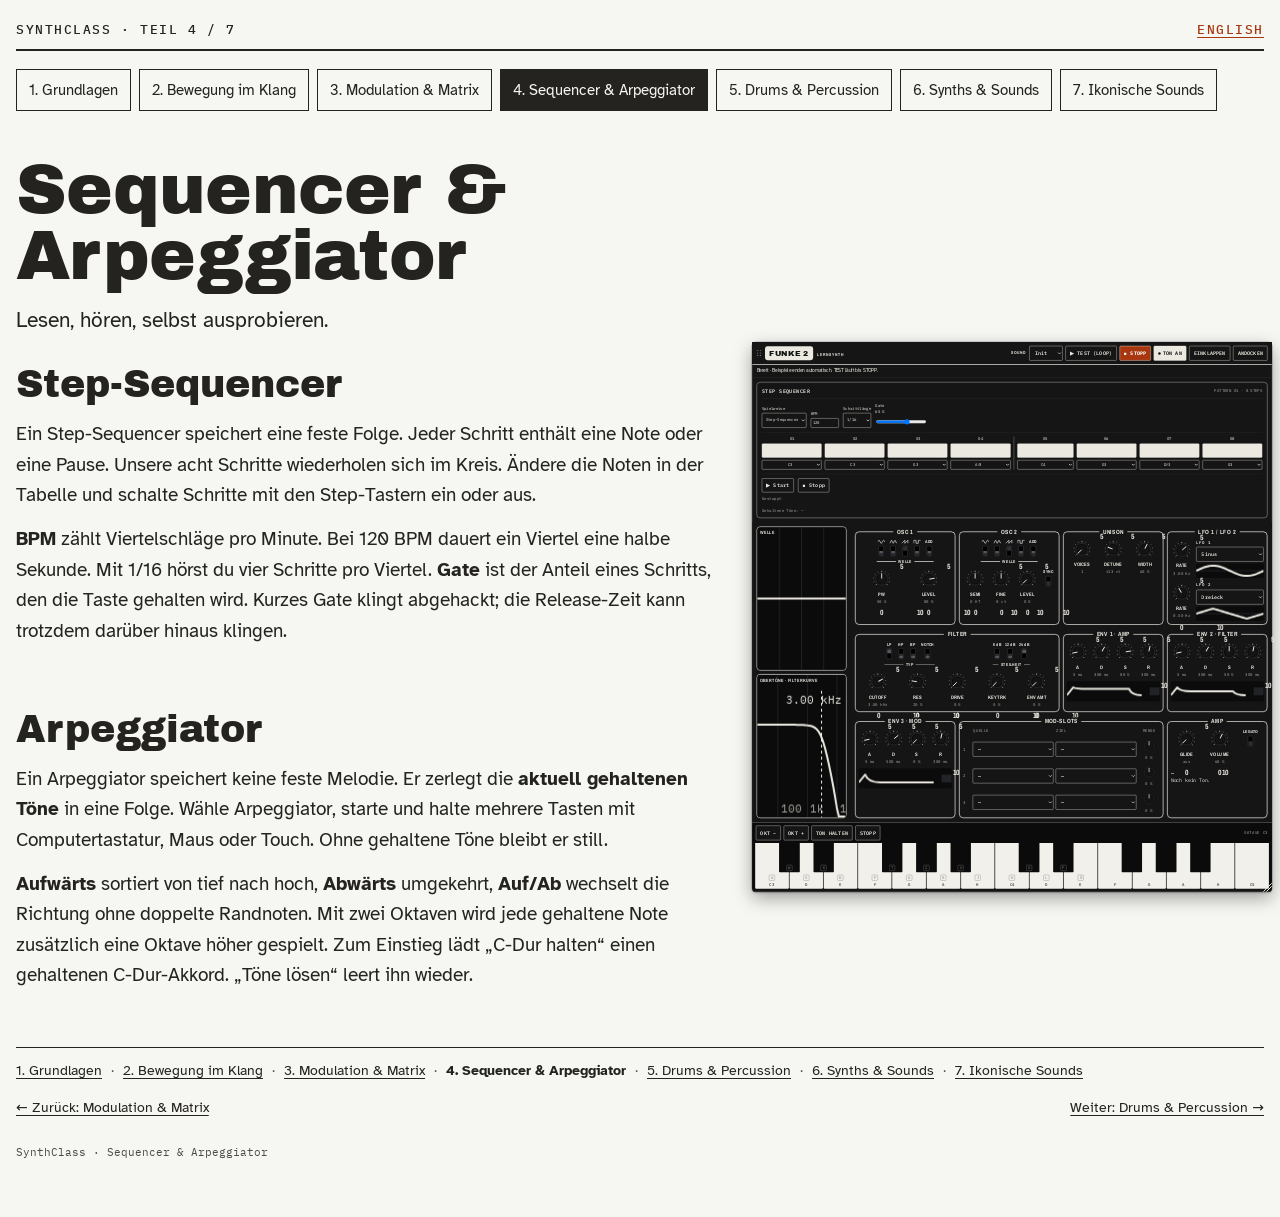
<file: de/sequencer.html>
<!doctype html>
<html lang="de">
<head>
<meta charset="utf-8">
<meta name="viewport" content="width=device-width, initial-scale=1, viewport-fit=cover">
<title>SynthClass · 4. Sequencer & Arpeggiator</title>
<link rel="stylesheet" href="https://fonts.googleapis.com/css2?family=Archivo+Black&family=Atkinson+Hyperlegible:ital,wght@0,400;0,700;1,400&family=IBM+Plex+Mono:wght@400;500;600&family=Archivo+Narrow:wght@600;700&display=swap">
<style>
/* Layout: Lehrtext links zum Lesen, spielbarer Synth rechts klebend daneben; mobil steht der Synth oben. */
:root{
  --paper:#F6F6F3; --ink:#24231F; --muted:#4D4B45; --surface:#E9E8E3; --rule:#24231F;
  --accent:#E4572E; --accent-ink:#A8360F; --blue:#1F4FBF;
  --note-dark-bg:#2C2D30; --note-dark-fg:#F1EFE9;
  --panel:#24262A; --panel-2:#2D2F34; --panel-line:#3A3C42; --panel-edge:#15161A;
  --panel-text:#F5F3EE; --panel-label:#DAD7CF; --panel-dim:#B0ACA3; --panel-accent:#FFA27A; --panel-print:#E6E1D3;
  --knob-face:#33353A; --knob-track:#4A4C53; --led-off:#4A4C53; --led-on:#FF6A3D;
  --scope-bg:#17181B; --scope-grid:#2C2E33; --scope-line:#FF7A50; --curve:#9DB4F0; --spec:#5A5D65;
  --key-white:#ECEAE3; --key-white-ink:#55534D; --key-black:#141416; --key-bed:#0E0F11; --key-down:#FF6A3D;
  --f-display:'Archivo Black','Arial Black',Impact,sans-serif;
  --f-body:'Atkinson Hyperlegible',system-ui,-apple-system,'Segoe UI',sans-serif;
  --f-mono:'IBM Plex Mono',ui-monospace,'SFMono-Regular',Menlo,Consolas,monospace;
}
@media (prefers-color-scheme: dark){
  :root:not([data-theme="light"]){
    --paper:#1B1C1F; --ink:#E7E5DF; --muted:#BAB6AD; --surface:#26272B; --rule:#E7E5DF;
    --accent:#F0703F; --accent-ink:#FF9B70; --blue:#9DB4F0; --panel-edge:#45474D;
    --note-dark-bg:#33353A; --note-dark-fg:#F1EFE9; color-scheme:dark;
  }
}
:root[data-theme="dark"]{
  --paper:#1B1C1F; --ink:#E7E5DF; --muted:#BAB6AD; --surface:#26272B; --rule:#E7E5DF;
  --accent:#F0703F; --accent-ink:#FF9B70; --blue:#9DB4F0; --panel-edge:#45474D;
  --note-dark-bg:#33353A; --note-dark-fg:#F1EFE9; color-scheme:dark;
}
*{box-sizing:border-box}
body{background:var(--paper);color:var(--ink);font-family:var(--f-body);font-size:19px;line-height:1.6;
  padding-left:max(16px,env(safe-area-inset-left,0px));padding-right:max(16px,env(safe-area-inset-right,0px));padding-block:0 56px}
.page{max-width:1380px;margin:0 auto}
.top{display:flex;justify-content:space-between;align-items:baseline;gap:8px 16px;flex-wrap:wrap;border-bottom:2px solid var(--rule);padding:20px 0 8px;font-family:var(--f-mono);font-size:13px;letter-spacing:.12em;font-weight:500;text-transform:uppercase}
.hero{padding:28px 0 28px;display:flex;flex-direction:column;gap:14px;max-width:780px}
h1{font-family:var(--f-display);font-weight:400;font-size:clamp(38px,6.2vw,70px);line-height:.95;letter-spacing:-.01em;margin:0;text-wrap:balance}
.lead{font-size:21px;max-width:680px;margin:0}
.layout{display:grid;grid-template-columns:minmax(0,1fr);gap:40px}
.synth-col{order:-1;min-width:0}
@media (min-width:1100px){
  body:not(.is-floating) .layout{grid-template-columns:minmax(0,1fr) 620px;align-items:start}
  body:not(.is-floating) .synth-col{order:0;position:sticky;top:calc(env(safe-area-inset-top,0px) + 16px);max-height:calc(100vh - 32px);overflow:auto}
}
body.is-floating .synth-col{display:none}
.synth.floating{position:fixed;z-index:30;width:1240px;transform-origin:0 0;transform:scale(var(--s,1));overflow:visible;box-shadow:0 18px 50px rgba(0,0,0,.35),0 2px 6px rgba(0,0,0,.25)}
.synth.floating .s-head{cursor:grab;position:sticky;top:0;z-index:2}
.synth.floating.dragging .s-head{cursor:grabbing}
.synth.dragging{user-select:none;-webkit-user-select:none}
.grip{display:none;width:14px;height:22px;flex-shrink:0;align-self:center;background-image:radial-gradient(circle,var(--panel-dim) 1.6px,transparent 1.8px);background-size:7px 7px}
.synth.floating .grip{display:block}
.synth.min .secs,.synth.min .kbd{display:none}
.rz{display:none;position:absolute;right:0;bottom:0;width:26px;height:26px;cursor:nwse-resize;touch-action:none;z-index:3;
  background:linear-gradient(135deg,transparent 0 52%,var(--panel-label) 52% 57%,transparent 57% 67%,var(--panel-label) 67% 72%,transparent 72% 82%,var(--panel-label) 82% 87%,transparent 87%)}
.synth.floating .rz{display:block}
.synth.min .s-head{border-bottom:0}
@media (max-width:899px){#dock{display:none}}
/* Breites Fenster: Bildschirme links, Sektionen 3 x 2, flache Tastatur */
@container synth (min-width:1000px){
  .s-main{display:grid;grid-template-columns:minmax(260px,300px) minmax(0,1fr)}
  .synth.min .s-main{display:block}
  .synth.min .s-main .screens{grid-template-columns:1fr 1fr;grid-template-rows:auto;border-right:0}
  .synth.min .s-main .screen{min-height:0}
  .synth.min .s-main .screen canvas{position:static;height:150px}
  .s-main .screens{grid-template-columns:1fr;grid-template-rows:1fr 1fr;border-right:1px solid var(--panel-line)}
  .s-main .screen{min-height:150px}
  .s-main .screen canvas{position:absolute;inset:0;height:100%}
  .s-main .secs{grid-template-columns:repeat(3,minmax(0,1fr));border-top:0}
  .ctl{width:60px}
  .knobs{gap:6px}
  .s-main .sec{padding:18px 10px 10px;gap:10px}
  .keys{height:104px}
  .kbar{padding:6px 10px}
}
.text{display:flex;flex-direction:column;gap:64px;min-width:0;max-width:720px}
.chapter{display:flex;flex-direction:column;gap:14px;scroll-margin-top:24px}
.kicker{font-family:var(--f-mono);font-size:13px;letter-spacing:.14em;font-weight:600;color:var(--accent-ink);text-transform:uppercase}
h2{font-family:var(--f-display);font-weight:400;font-size:38px;line-height:1.05;margin:0;text-wrap:balance}
h3{font-family:var(--f-display);font-weight:400;font-size:21px;line-height:1.15;margin:0}
p{margin:0;text-wrap:pretty}
b{font-weight:700}
.howto{background:var(--surface);padding:16px 18px;display:grid;grid-template-columns:repeat(auto-fit,minmax(180px,1fr));gap:14px 22px;font-size:17px;line-height:1.5}
.howto div{display:flex;flex-direction:column;gap:2px}
.howto .k{font-family:var(--f-mono);font-size:13px;font-weight:600;letter-spacing:.1em;color:var(--accent-ink)}
.tries{display:flex;flex-wrap:wrap;gap:8px}
.try{font-family:var(--f-mono);font-size:15px;font-weight:600;letter-spacing:.02em;padding:10px 16px 10px 12px;min-height:48px;border:2px solid var(--ink);background:var(--paper);color:var(--ink);cursor:pointer;display:inline-flex;align-items:center;gap:8px;border-radius:0}
.try::before{content:"";width:0;height:0;border-left:10px solid var(--accent);border-top:6px solid transparent;border-bottom:6px solid transparent}
.try:hover{background:var(--surface)}
.try.on{background:var(--ink);color:var(--paper)}
.try:focus-visible,.pbtn:focus-visible,.sw button:focus-visible,.key:focus-visible,select:focus-visible{outline:3px solid var(--accent);outline-offset:2px}
.defs{display:grid;grid-template-columns:repeat(auto-fit,minmax(210px,1fr));gap:20px}
.def{border-top:3px solid var(--ink);padding-top:8px;display:flex;flex-direction:column;gap:6px;font-size:17px;line-height:1.5;min-width:0}
.def .head{display:flex;justify-content:space-between;align-items:baseline;gap:8px}
.def .tag{font-family:var(--f-mono);font-size:12px;font-weight:600;color:var(--accent-ink);letter-spacing:.06em}
.def .use{color:var(--muted);font-size:16px}
.note{background:var(--surface);padding:16px 18px;font-size:18px;line-height:1.55}
.note.dark{background:var(--note-dark-bg);color:var(--note-dark-fg)}
.chain{display:flex;flex-wrap:wrap;align-items:stretch;gap:6px}
.chain .box{border:2px solid var(--ink);padding:8px 12px;display:flex;flex-direction:column;gap:2px;min-width:0;flex:1 1 120px}
.chain .box .t{font-family:var(--f-display);font-size:19px}
.chain .box .s{font-size:16px;color:var(--muted);line-height:1.4}
.chain .arr{align-self:center;font-family:var(--f-mono);font-weight:600}
.chain .box.helper{border-style:dashed;border-color:var(--accent)}
.chain .box.ear{background:var(--ink);color:var(--paper)}
.chain .box.ear .s{color:var(--paper);opacity:.8}
.tablewrap{overflow-x:auto}
table{border-collapse:collapse;width:100%;min-width:560px;font-size:17px;line-height:1.45}
th{font-family:var(--f-mono);font-size:12px;letter-spacing:.1em;text-align:left;padding:8px 10px 8px 0;border-bottom:2px solid var(--rule)}
td{padding:8px 10px 8px 0;border-bottom:1px solid var(--muted);vertical-align:top}
td:first-child{font-weight:700;white-space:nowrap}
.recipes{display:grid;grid-template-columns:repeat(auto-fit,minmax(190px,1fr));gap:12px}
.recipe{background:var(--surface);border-top:4px solid var(--ink);padding:12px 14px 14px;display:flex;flex-direction:column;gap:8px;font-size:16px;line-height:1.4}
.recipe .row{display:flex;gap:8px}
.recipe .row span:first-child{width:64px;flex-shrink:0;font-family:var(--f-mono);font-size:12px;font-weight:600;color:var(--accent-ink);padding-top:2px}
.recipe .try{margin-top:6px;align-self:flex-start}
footer.foot{margin-top:56px;border-top:1px solid var(--rule);padding-top:10px;font-family:var(--f-mono);font-size:13px;color:var(--muted);display:flex;justify-content:space-between;gap:8px 16px;flex-wrap:wrap}

/* --- Synth panel (Hardware, immer dunkel) --- */
.synth{background:var(--panel);color:var(--panel-text);border:1px solid var(--panel-edge);border-radius:10px;overflow:hidden;container-type:inline-size;container-name:synth}
.krow{display:flex;gap:10px;align-items:center}
.krow .mini{flex:1;min-width:90px;height:62px}
.s-head{display:flex;align-items:center;justify-content:space-between;gap:10px;padding:10px 12px;background:var(--panel-2);border-bottom:1px solid var(--panel-line);flex-wrap:wrap}
.brand{display:flex;align-items:baseline;gap:10px}
.brand .n{font-family:var(--f-display);font-size:21px;letter-spacing:.08em}
.brand .d{font-family:var(--f-mono);font-size:11px;letter-spacing:.16em;color:var(--panel-dim)}
.s-head .ctrls{display:flex;gap:8px;align-items:center;flex-wrap:wrap}
.pbtn{font-family:var(--f-mono);font-size:13px;font-weight:600;letter-spacing:.08em;background:var(--panel);color:var(--panel-text);border:1px solid var(--panel-line);padding:8px 12px;min-height:42px;cursor:pointer;border-radius:4px;display:inline-flex;align-items:center;gap:6px}
.pbtn:hover{border-color:var(--panel-dim)}
.pbtn[aria-pressed="true"]{background:var(--led-on);color:var(--key-black);border-color:var(--led-on)}
.pbtn.power{background:var(--led-on);color:var(--key-black);border-color:var(--led-on)}
.pbtn.power[aria-pressed="true"]{background:var(--panel);color:var(--panel-text);border-color:var(--panel-line)}
.pbtn .dot{width:7px;height:7px;border-radius:50%;background:currentColor}
.synth select{font-family:var(--f-mono);font-size:13px;font-weight:600;letter-spacing:.06em;background:var(--panel);color:var(--panel-text);border:1px solid var(--panel-line);border-radius:4px;min-height:42px;padding:0 10px}
.screens{display:grid;grid-template-columns:1fr 1fr;gap:1px;background:var(--panel-line)}
@media (max-width:480px){.screens{grid-template-columns:1fr}}
.screen{background:var(--scope-bg);position:relative;min-width:0}
.screen canvas{display:block;width:100%;height:140px}
.screen .lbl{position:absolute;left:8px;top:6px;font-family:var(--f-mono);font-size:11px;letter-spacing:.14em;color:var(--panel-dim);pointer-events:none}
.secs{display:grid;grid-template-columns:repeat(auto-fit,minmax(280px,1fr));gap:22px 10px;padding:22px 12px 12px;background:var(--panel);border-top:1px solid var(--panel-line)}
.sec{border:1.5px solid var(--panel-print);border-radius:6px;padding:18px 12px 12px;display:flex;flex-direction:column;gap:12px;min-width:0}
.sec-name{align-self:flex-start;margin-top:-30px;background:var(--panel-print);color:var(--panel);font-family:var(--f-mono);font-weight:700;font-size:12px;line-height:1.3;letter-spacing:.14em;padding:3px 9px;border-radius:3px}
.swrow{display:flex;gap:6px 14px;flex-wrap:wrap;align-items:flex-start}
.swgrp{display:flex;flex-direction:column;gap:2px;border-radius:4px}
.swgrp .cap{font-family:var(--f-mono);font-size:10px;letter-spacing:.14em;color:var(--panel-dim);padding-left:4px}
.swgrp.hi{box-shadow:0 0 0 2px var(--led-on)}
.sw{display:flex;flex-wrap:wrap;gap:2px}
.sw button{background:none;border:0;padding:6px 6px 6px 5px;display:flex;flex-direction:row;align-items:center;gap:5px;cursor:pointer;color:var(--panel-label);font-family:var(--f-mono);font-size:12px;min-height:34px;border-radius:3px;white-space:nowrap}
.sw button:hover{background:var(--panel-2)}
.sw button .led{flex-shrink:0;width:9px;height:9px;border-radius:50%;background:var(--led-off)}
.sw button[aria-checked="true"]{color:var(--panel-text)}
.sw button[aria-checked="true"] .led{background:var(--led-on);box-shadow:0 0 6px var(--led-on)}
.knobs{display:flex;flex-wrap:wrap;gap:8px 8px}
.ctl{display:flex;flex-direction:column;align-items:center;gap:2px;width:64px}
.knob{width:54px;height:54px;touch-action:none;cursor:ns-resize;border-radius:50%;display:block}
.knob:focus-visible{outline:2px solid var(--led-on);outline-offset:2px}
.ctl .l{font-family:var(--f-mono);font-size:12px;letter-spacing:.06em;color:var(--panel-label);margin-top:4px}
.ctl .v{font-family:var(--f-mono);font-size:11px;color:var(--panel-dim);font-variant-numeric:tabular-nums;white-space:nowrap}
.ctl.hi .l{color:var(--led-on)}
.ctl.hi .knob{box-shadow:0 0 0 3px var(--led-on)}
.mini{display:block;width:100%;height:56px;background:var(--scope-bg);border-radius:3px}
.readout{font-family:var(--f-mono);font-size:14px;line-height:1.5;color:var(--panel-label);font-variant-numeric:tabular-nums}
.readout b{color:var(--panel-text);font-weight:600}
.kbd{background:var(--key-bed);border-top:1px solid var(--panel-line)}
.kbar{display:flex;align-items:center;gap:8px;flex-wrap:wrap;padding:8px 10px}
.kbar .hint{font-family:var(--f-mono);font-size:12px;color:var(--panel-dim);letter-spacing:.06em;margin-left:auto}
.keys{position:relative;height:130px;margin:0 8px 8px;display:flex;gap:2px;touch-action:none;user-select:none;-webkit-user-select:none}
.key{border:0;padding:0;cursor:pointer;font-family:var(--f-mono);font-size:12px;display:flex;flex-direction:column;align-items:center;justify-content:flex-end;gap:5px}
.key .kc{font-size:10px;line-height:15px;min-width:17px;padding:0 3px;border:1px solid currentColor;border-radius:3px;opacity:.7;text-align:center}
.key .nn{font-weight:600;line-height:1}
.key.w{flex:1;background:var(--key-white);color:var(--key-white-ink);border-radius:0 0 3px 3px;padding-bottom:6px;min-width:0}
.key.b{position:absolute;top:0;height:64%;background:var(--key-black);color:var(--panel-dim);border-radius:0 0 2px 2px;padding-bottom:4px;z-index:1}
.key.down{background:var(--key-down);color:var(--key-black)}
.top a{color:var(--accent-ink);text-decoration:underline;text-underline-offset:3px}
.navlink{font-family:var(--f-mono);font-size:14px;font-weight:600;color:var(--accent-ink)}
.toast{position:fixed;left:max(16px,env(safe-area-inset-left,0px));right:max(16px,env(safe-area-inset-right,0px));bottom:calc(16px + env(safe-area-inset-bottom,0px));z-index:20;background:var(--panel);color:var(--panel-text);border:1px solid var(--panel-line);padding:10px 12px;display:flex;align-items:center;gap:12px;justify-content:space-between;font-size:17px;max-width:620px;margin:0 auto}
@media (prefers-reduced-motion: reduce){*{scroll-behavior:auto!important}}
/* --- Siebdruck-Look: schwarze Platte, weißer Aufdruck, schwarze Knöpfe --- */
:root{
  --panel:#111214; --panel-2:#111214; --panel-line:#2A2B2F; --panel-edge:#000000;
  --panel-print:#ECE9E1; --panel-label:#ECE9E1; --panel-text:#ECE9E1; --panel-dim:#A9A69E; --panel-accent:#ECE9E1;
  --knob-face:#0B0B0C; --knob-skirt:#26272B; --knob-track:#34363B; --knob-arc:#ECE9E1;
  --led-off:#3A2A24; --scope-bg:#0B0B0C; --scope-grid:#222327;
  --key-white:#F2F0EA; --key-black:#0B0B0C; --key-bed:#0B0B0C;
}
.synth{background:var(--panel)}
.s-head{background:var(--panel);border-bottom:1.5px solid var(--panel-print)}
.brand .n{color:var(--panel-print);letter-spacing:.14em}
.secs,.s-main .secs{background:var(--panel)}
.sec-name{background:var(--panel);color:var(--panel-print);padding:2px 8px;margin-left:-4px}
.sub-name{color:var(--panel-print)}
.screens{gap:10px;padding:12px;background:var(--panel)}
.s-main .screens{border-right:0}
.screen{border:1.5px solid var(--panel-print);border-radius:4px;overflow:hidden}
.pbtn,.sw button,.tog,.synth select,.psel{background:var(--panel);border:1.5px solid var(--panel-print);color:var(--panel-print);box-shadow:none;border-radius:3px}
.pbtn:hover,.sw button:hover,.tog:hover{background:var(--panel-line)}
.sw{gap:6px}
.sw button{color:var(--panel-dim)}
.sw button[aria-checked="true"],.tog[aria-pressed="true"]{color:var(--panel-print)}
.pbtn[aria-pressed="true"]{background:var(--panel-print);color:var(--panel);border-color:var(--panel-print)}
.pbtn.power{background:var(--led-on);color:var(--key-black);border-color:var(--led-on)}
.pbtn.power[aria-pressed="true"]{background:var(--panel);color:var(--panel-print);border-color:var(--panel-print)}
.ctl .l{color:var(--panel-print)}
.kbd{background:var(--key-bed);border-top:1.5px solid var(--panel-print)}
.key.w{background:var(--key-white)}
.key.down,.key.w.down,.key.b.down{background:var(--key-down);color:var(--key-black)}

/* --- Frontplatten-Look: Siebdruck, Skalen, Schiebeschalter --- */
:root{--led-on:#ECE9E1;--key-down:#A8A49B;--scope-line:#ECE9E1;--curve:#ECE9E1;--spec:#3A3B40;--f-narrow:'Archivo Narrow','Arial Narrow',sans-serif;--panel:#151516;--panel-2:#151516;--knob-face:#141415;--knob-skirt:#0C0C0D;--knob-knurl:#5A5B60;--slot:#000000;--slot-edge:#55565B;--thumb-a:#2E2F33;--thumb-b:#55565B}
.synth{background:var(--panel)}
.sec{border:2px solid var(--panel-print);border-radius:12px;padding:20px 12px 12px}
.s-main .sec{padding:20px 10px 10px}
.secs{gap:26px 10px;padding:26px 12px 12px}
.sec-name{align-self:center;margin-top:-33px;margin-left:0;padding:0 10px;background:var(--panel);color:var(--panel-print);font-family:var(--f-narrow);font-weight:700;font-size:17px;letter-spacing:.06em;line-height:1.3;border-radius:0}
.sec-head{justify-content:center;margin-top:-33px}
.sub-name{font-family:var(--f-narrow);font-weight:700;font-size:13px;letter-spacing:.06em}
.brand .n{background:var(--panel-print);color:var(--panel);padding:3px 12px 2px;border-radius:7px;font-size:22px;letter-spacing:.04em}
.brand .d{font-family:var(--f-narrow);font-weight:700;font-size:12px;color:var(--panel-print)}
.s-head{border-bottom:2px solid var(--panel-print)}
.knobs{gap:6px 4px;justify-content:space-around}
.ctl{width:64px}
.knob{width:60px;height:60px;overflow:visible;border-radius:50%}
.knob .num{font-family:var(--f-narrow);font-weight:700;font-size:7.6px;fill:var(--panel-print)}
.knob .hl{opacity:0}
.ctl.hi .knob{box-shadow:none}
.ctl.hi .knob .hl{opacity:1}
.ctl.hi .l{background:var(--panel-print);color:var(--panel);padding:0 5px;border-radius:2px}
.ctl .l{font-family:var(--f-narrow);font-weight:700;font-size:14px;letter-spacing:.04em;margin-top:0;color:var(--panel-print)}
.ctl .v{font-size:11px}
.swrow{gap:8px 18px;justify-content:space-around}
.swgrp{flex-direction:column-reverse;align-items:stretch;gap:4px}
.swgrp .cap{display:flex;align-items:center;gap:6px;font-family:var(--f-narrow);font-weight:700;font-size:12px;letter-spacing:.08em;color:var(--panel-print);padding:0}
.swgrp .cap::before,.swgrp .cap::after{content:"";flex:1;height:1.5px;background:var(--panel-print);min-width:6px}
.swgrp.hi{box-shadow:none}
.swgrp.hi .slot{border-color:var(--led-on);box-shadow:0 0 0 2px var(--led-on)}
.sw{gap:8px;justify-content:center;flex-wrap:wrap}
.sw button,.tog{background:none!important;border:0!important;box-shadow:none!important;transform:none!important;padding:2px!important;min-height:0;min-width:26px;display:flex;flex-direction:column;align-items:center;gap:5px;color:var(--panel-print);cursor:pointer}
.sw button .sl,.tog .sl{font-family:var(--f-narrow);font-weight:700;font-size:12px;letter-spacing:.03em;line-height:13px;white-space:nowrap}
.glyph{width:22px;height:13px;display:block}
.slot{display:block;position:relative;width:15px;height:30px;background:var(--slot);border:1px solid var(--slot-edge);border-radius:3px}
.thumb{position:absolute;left:1px;right:1px;bottom:1px;height:13px;border-radius:2px;background:repeating-linear-gradient(0deg,var(--thumb-a) 0 2px,var(--thumb-b) 2px 3px)}
[aria-checked="true"] .thumb,[aria-pressed="true"] .thumb{bottom:15px}
.sw button:hover .slot,.tog:hover .slot{border-color:var(--panel-print)}
.sw button:focus-visible .slot,.tog:focus-visible .slot{outline:2px solid var(--led-on);outline-offset:2px}
.tog.hi .slot{border-color:var(--led-on);box-shadow:0 0 0 2px var(--led-on)}
.screen{border:2px solid var(--panel-print);border-radius:10px}
.screen .lbl{font-family:var(--f-narrow);font-weight:700;font-size:13px;color:var(--panel-print);letter-spacing:.06em}


/* --- Seite 2 --- */
.top a{color:var(--accent-ink);text-decoration:underline;text-underline-offset:3px}
.navlink{font-family:var(--f-mono);font-size:14px;font-weight:600;color:var(--accent-ink)}
.synth.floating{width:1480px}
.sec.span2{grid-column:span 1}
.sec-head{display:flex;justify-content:center;align-items:center;gap:8px;margin-top:-33px}
.sec-head .sec-name{margin-top:0}
.sub-name{font-family:var(--f-mono);font-weight:600;font-size:11px;letter-spacing:.14em;color:var(--panel-accent)}
.tog{background:var(--panel);border:1px solid var(--panel-line);border-radius:3px;color:var(--panel-label);font-family:var(--f-mono);font-size:11px;font-weight:600;letter-spacing:.08em;padding:4px 8px 4px 6px;min-height:30px;display:inline-flex;align-items:center;gap:6px;cursor:pointer}
.tog .led{width:9px;height:9px;border-radius:50%;background:var(--led-off)}
.tog[aria-pressed="true"]{color:var(--panel-text)}
.tog[aria-pressed="true"] .led{background:var(--led-on);box-shadow:0 0 6px var(--led-on)}
.tog.hi{box-shadow:0 0 0 2px var(--led-on)}
.psel{font-family:var(--f-mono);font-size:12px;font-weight:600;background:var(--panel-2);color:var(--panel-text);border:1px solid var(--panel-line);border-radius:4px;min-height:34px;padding:0 6px;max-width:100%}
.selw{display:flex;flex-direction:column;gap:2px;min-width:0}
.selw .cap{font-family:var(--f-mono);font-size:10px;letter-spacing:.14em;color:var(--panel-dim)}
.selw.hi .psel{box-shadow:0 0 0 2px var(--led-on)}
.lforow{display:grid;grid-template-columns:auto minmax(0,1fr);gap:4px 10px;align-items:center}
.lforow .side{display:flex;flex-direction:column;gap:6px;min-width:0}
.lforow .mini{height:40px}
.mrow{display:grid;grid-template-columns:22px minmax(0,1fr) minmax(0,1fr) 60px;gap:8px;align-items:center}
.mrow .nr{font-family:var(--f-mono);font-size:12px;color:var(--panel-dim)}
.mrow .ctl{width:60px}
.mrow .ctl .l{display:none}
.mhead{display:grid;grid-template-columns:22px minmax(0,1fr) minmax(0,1fr) 60px;gap:8px;font-family:var(--f-mono);font-size:10px;letter-spacing:.14em;color:var(--panel-dim)}
.mhead span:last-child{text-align:center}
@container synth (min-width:1000px){
  .sec.span2{grid-column:span 2}
}
@container synth (min-width:1150px){
  .s-main .secs{grid-template-columns:repeat(4,minmax(0,1fr))}
  .s-main{grid-template-columns:minmax(240px,280px) minmax(0,1fr)}
  .ctl{width:62px}
  .s-main .sec{padding:20px 9px 10px}
  .sw button{padding:6px 4px}
  .mrow .knob{width:46px;height:46px}
  .mrow .knob .num,.mrow .knob .tick{display:none}
  .mrow{gap:6px}
}
/* Obertöne-Editor */
.harm{background:var(--panel);color:var(--panel-text);border-radius:8px;padding:14px;display:flex;flex-direction:column;gap:12px}
.harm .row{display:grid;grid-template-columns:minmax(0,3fr) minmax(0,2fr);gap:12px}
@media (max-width:600px){.harm .row{grid-template-columns:1fr}}
.harm canvas{display:block;width:100%;height:190px;background:var(--scope-bg);border-radius:4px;touch-action:none}
.harm canvas.bars{cursor:ns-resize}
.harm .lbl{font-family:var(--f-mono);font-size:11px;letter-spacing:.12em;color:var(--panel-dim)}
.harm .cell{display:flex;flex-direction:column;gap:6px;min-width:0}
.harm .hint{font-size:15px;color:var(--panel-label);line-height:1.45}
</style>
<style>:root{padding-top:env(safe-area-inset-top,0px);padding-bottom:env(safe-area-inset-bottom,0px)}body{margin:0}[hidden]{display:none!important}img{max-width:100%}</style>
<link rel="stylesheet" href="../course.css?v=429349cc2f">
</head>
<body data-course="4">
<div class="page">
  <div class="top"><div>SynthClass · Teil 4 / 7</div><a href="../sequencer.html" hreflang="en">English</a></div><nav aria-label="Kursseiten" class="course-nav"><a href="index.html">1. Grundlagen</a><a href="fortgeschritten.html">2. Bewegung im Klang</a><a href="modulation.html">3. Modulation & Matrix</a><a href="sequencer.html" aria-current="page">4. Sequencer & Arpeggiator</a><a href="drums.html">5. Drums & Percussion</a><a href="sounds.html">6. Synths & Sounds</a><a href="iconic.html">7. Ikonische Sounds</a></nav><header class="hero"><h1>Sequencer & Arpeggiator</h1><p class="lead">Lesen, hören, selbst ausprobieren.</p></header>

  <div class="layout">
    <main class="text"><section class="chapter" id="step-sequencer"><h2>Step-Sequencer</h2><p>Ein Step-Sequencer speichert eine feste Folge. Jeder Schritt enthält eine Note oder eine Pause. Unsere acht Schritte wiederholen sich im Kreis. Ändere die Noten in der Tabelle und schalte Schritte mit den Step-Tastern ein oder aus.</p><p><b>BPM</b> zählt Viertelschläge pro Minute. Bei 120 BPM dauert ein Viertel eine halbe Sekunde. Mit 1/16 hörst du vier Schritte pro Viertel. <b>Gate</b> ist der Anteil eines Schritts, den die Taste gehalten wird. Kurzes Gate klingt abgehackt; die Release-Zeit kann trotzdem darüber hinaus klingen.</p></section><section class="chapter" id="arpeggiator"><h2>Arpeggiator</h2><p>Ein Arpeggiator speichert keine feste Melodie. Er zerlegt die <b>aktuell gehaltenen Töne</b> in eine Folge. Wähle Arpeggiator, starte und halte mehrere Tasten mit Computertastatur, Maus oder Touch. Ohne gehaltene Töne bleibt er still.</p><p><b>Aufwärts</b> sortiert von tief nach hoch, <b>Abwärts</b> umgekehrt, <b>Auf/Ab</b> wechselt die Richtung ohne doppelte Randnoten. Mit zwei Oktaven wird jede gehaltene Note zusätzlich eine Oktave höher gespielt. Zum Einstieg lädt „C-Dur halten“ einen gehaltenen C-Dur-Akkord. „Töne lösen“ leert ihn wieder.</p></section></main>

    <aside class="synth-col" aria-label="Spielbarer Synthesizer FUNKE 2">
      <div class="synth" id="synth">
        <div class="s-head">
          <div class="brand"><span class="grip" aria-hidden="true" title="Zum Verschieben ziehen"></span><span class="n">FUNKE 2</span><span class="d">LERNSYNTH</span></div>
          <div class="ctrls">
            <label for="preset" class="brand"><span class="d">SOUND</span></label>
            <select id="preset"><option value="init">Init</option><option value="d_beat">Detune</option><option value="u_7">Unison</option></select>
            <button class="pbtn" id="previewTest" aria-pressed="false">▶ TEST (LOOP)</button><button class="pbtn preview-stop" id="previewStop">■ STOPP</button><button class="pbtn power" id="power" aria-pressed="false"><span class="dot"></span><span id="powerLbl">TON AN</span></button>
            <button class="pbtn" id="minimize" aria-expanded="true" aria-controls="synth">EINKLAPPEN</button>
            <button class="pbtn" id="dock">ANDOCKEN</button>
          </div>
        </div>
        <p class="playback-status" id="playbackStatus" role="status">Bereit · Beispiele enden automatisch. TEST läuft bis STOPP.</p><div class="s-main">
          <div class="screens">
            <div class="screen"><canvas id="scope" aria-label="Oszilloskop"></canvas><span class="lbl">WELLE</span></div>
            <div class="screen"><canvas id="spec" aria-label="Obertöne und Filterkurve"></canvas><span class="lbl">OBERTÖNE · <span style="color:var(--curve)">FILTERKURVE</span></span></div>
          </div>
          <div class="secs" id="secs"></div>
        </div>
        <div class="kbd">
          <div class="kbar">
            <button class="pbtn" id="octDown" aria-label="Oktave tiefer">OKT −</button>
            <button class="pbtn" id="octUp" aria-label="Oktave höher">OKT +</button>
            <button class="pbtn" id="hold" aria-pressed="false" title="Hält manuell gespielte Töne bis zum erneuten Klick.">TON HALTEN</button>
            <button class="pbtn" id="stop">STOPP</button>
            <span class="hint" id="octLbl">OKTAVE C3</span>
          </div>
          <div class="keys" id="keys"></div>
        </div>
        <div class="rz" id="rz" title="Ziehen zum Vergrößern oder Verkleinern (Doppelklick: Standardgröße)"></div>
      </div>
    </aside>
  </div>

  <footer class="foot course-footer"><nav class="course-bottom" aria-label="Kursnavigation am Seitenende"><div class="course-bottom-links"><a href="index.html">1. Grundlagen</a> <span aria-hidden="true">·</span> <a href="fortgeschritten.html">2. Bewegung im Klang</a> <span aria-hidden="true">·</span> <a href="modulation.html">3. Modulation & Matrix</a> <span aria-hidden="true">·</span> <a href="sequencer.html" aria-current="page">4. Sequencer & Arpeggiator</a> <span aria-hidden="true">·</span> <a href="drums.html">5. Drums & Percussion</a> <span aria-hidden="true">·</span> <a href="sounds.html">6. Synths & Sounds</a> <span aria-hidden="true">·</span> <a href="iconic.html">7. Ikonische Sounds</a></div><div class="course-bottom-adjacent"><a rel="prev" href="modulation.html">← Zurück: Modulation & Matrix</a><a rel="next" href="drums.html">Weiter: Drums & Percussion →</a></div></nav><small>SynthClass · Sequencer & Arpeggiator</small></footer>
</div>

<div class="toast" id="toast" hidden><span id="toastText">Spielt. Die Regler im Synth sind markiert.</span><button class="pbtn" id="toastGo">ZUM SYNTH</button></div>

<script>
(function(){
'use strict';
const $=s=>document.querySelector(s);
const pct=v=>Math.round(v*100)+' %';
const bip=v=>(v>0?'+':'')+Math.round(v*100)+' %';
const hz=v=>v<1000?(v<10?v.toFixed(2):v<100?v.toFixed(1):Math.round(v))+' Hz':(v/1000).toFixed(v<10000?2:1)+' kHz';
const sec=v=>v<1?Math.round(v*1000)+' ms':v.toFixed(2)+' s';

// ---------- Parameter ----------
const PARAMS={
  pw:{label:'PW',aria:'Pulsbreite OSC 1 und 2',min:.05,max:.95,def:.5,fmt:pct},
  l1:{label:'LEVEL',aria:'Pegel OSC 1',min:0,max:1,def:.8,fmt:pct},
  semi2:{label:'SEMI',aria:'OSC 2 Halbtöne',min:-24,max:24,step:1,def:0,fmt:v=>(v>0?'+':'')+v+' HT'},
  fine2:{label:'FINE',aria:'OSC 2 Feinstimmung',min:-50,max:50,step:1,def:0,fmt:v=>(v>0?'+':'')+v+' ct'},
  l2:{label:'LEVEL',aria:'Pegel OSC 2',min:0,max:1,def:0,fmt:pct},
  voices:{label:'VOICES',aria:'Unison-Stimmen',min:1,max:7,step:1,def:1,fmt:v=>String(v)},
  detune:{label:'DETUNE',aria:'Unison-Verstimmung',min:0,max:1,def:.25,fmt:v=>'±'+Math.round(v*50)+' ct'},
  width:{label:'WIDTH',aria:'Unison-Stereobreite',min:0,max:1,def:.6,fmt:pct},
  cutoff:{label:'CUTOFF',aria:'Filter Cutoff',min:30,max:18000,exp:1,def:3000,fmt:hz},
  res:{label:'RES',aria:'Filter Resonanz',min:0,max:1,def:.2,fmt:pct},
  drive:{label:'DRIVE',aria:'Filter Drive',min:0,max:1,def:0,fmt:pct},
  keytrk:{label:'KEYTRK',aria:'Filter Keytracking',min:0,max:1,def:0,fmt:pct},
  envAmt:{label:'ENV AMT',aria:'Filter-Hüllkurve Stärke',min:0,max:1,def:0,fmt:pct},
  e1a:{label:'A',aria:'Amp-Hüllkurve Attack',min:.002,max:4,exp:1,def:.005,fmt:sec},
  e1d:{label:'D',aria:'Amp-Hüllkurve Decay',min:.005,max:4,exp:1,def:.3,fmt:sec},
  e1s:{label:'S',aria:'Amp-Hüllkurve Sustain',min:0,max:1,def:.8,fmt:pct},
  e1r:{label:'R',aria:'Amp-Hüllkurve Release',min:.01,max:5,exp:1,def:.3,fmt:sec},
  e2a:{label:'A',aria:'Filter-Hüllkurve Attack',min:.002,max:4,exp:1,def:.005,fmt:sec},
  e2d:{label:'D',aria:'Filter-Hüllkurve Decay',min:.005,max:4,exp:1,def:.3,fmt:sec},
  e2s:{label:'S',aria:'Filter-Hüllkurve Sustain',min:0,max:1,def:.5,fmt:pct},
  e2r:{label:'R',aria:'Filter-Hüllkurve Release',min:.01,max:5,exp:1,def:.3,fmt:sec},
  e3a:{label:'A',aria:'Hüllkurve 3 Attack',min:.002,max:4,exp:1,def:.005,fmt:sec},
  e3d:{label:'D',aria:'Hüllkurve 3 Decay',min:.005,max:4,exp:1,def:.5,fmt:sec},
  e3s:{label:'S',aria:'Hüllkurve 3 Sustain',min:0,max:1,def:0,fmt:pct},
  e3r:{label:'R',aria:'Hüllkurve 3 Release',min:.01,max:5,exp:1,def:.3,fmt:sec},
  lfo1r:{label:'RATE',aria:'LFO 1 Tempo',min:.05,max:20,exp:1,def:3,fmt:hz},
  lfo2r:{label:'RATE',aria:'LFO 2 Tempo',min:.05,max:20,exp:1,def:.5,fmt:hz},
  m1a:{label:'AMT',aria:'Mod-Slot 1 Menge',min:-1,max:1,def:0,bip:1,fmt:bip},
  m2a:{label:'AMT',aria:'Mod-Slot 2 Menge',min:-1,max:1,def:0,bip:1,fmt:bip},
  m3a:{label:'AMT',aria:'Mod-Slot 3 Menge',min:-1,max:1,def:0,bip:1,fmt:bip},
  glide:{label:'GLIDE',aria:'Glide-Zeit',min:0,max:1,def:0,fmt:v=>v<.001?'aus':sec(v)},
  vol:{label:'VOLUME',aria:'Lautstärke',min:0,max:1,def:.6,fmt:pct}
};
const WAVES=[['sin','SIN'],['tri','TRI'],['saw','SAW'],['sqr','SQR'],['add','ADD']];
const SWITCHES={
  w1:{cap:'WELLE',opts:WAVES,def:'saw'},
  w2:{cap:'WELLE',opts:WAVES,def:'saw'},
  mode:{cap:'TYP',opts:[['lp','LP'],['hp','HP'],['bp','BP'],['notch','NOTCH']],def:'lp'},
  slope:{cap:'STEILHEIT',opts:[['6','6 dB'],['12','12 dB'],['24','24 dB']],def:'24'}
};
const TOGGLES={sync:{label:'SYNC',def:false},legato:{label:'LEGATO',def:false}};
const LSHAPES=[['sin','Sinus'],['tri','Dreieck'],['saw','Sägezahn'],['sqr','Rechteck'],['sh','Zufall (S&H)']];
const SRCS=[['none','—'],['lfo1','LFO 1'],['lfo2','LFO 2'],['env3','ENV 3'],['vel','Velocity'],['kt','Keytrack']];
const DSTS=[['none','—'],['pitch','Tonhöhe'],['p2','OSC 2 Tonhöhe'],['cut','Cutoff'],['res','Resonanz'],['pw','Pulsbreite'],['det','Detune'],['vol','Lautstärke'],['lfo1r','LFO 1 Tempo']];
const SELECTS={
  lfo1s:{cap:'FORM',opts:LSHAPES,def:'sin'},lfo2s:{cap:'FORM',opts:LSHAPES,def:'tri'},
  m1s:{cap:'QUELLE',opts:SRCS,def:'none'},m1d:{cap:'ZIEL',opts:DSTS,def:'none'},
  m2s:{cap:'QUELLE',opts:SRCS,def:'none'},m2d:{cap:'ZIEL',opts:DSTS,def:'none'},
  m3s:{cap:'QUELLE',opts:SRCS,def:'none'},m3d:{cap:'ZIEL',opts:DSTS,def:'none'}
};
const INIT={};
for(const k in PARAMS)INIT[k]=PARAMS[k].def;
for(const k in SWITCHES)INIT[k]=SWITCHES[k].def;
for(const k in TOGGLES)INIT[k]=TOGGLES[k].def;
for(const k in SELECTS)INIT[k]=SELECTS[k].def;
const P=Object.assign({},INIT);

// Obertöne
const H=16;
const HARM={
  saw:Array.from({length:H},(_,i)=>1/(i+1)),
  sine:Array.from({length:H},(_,i)=>i===0?1:0),
  sqr:Array.from({length:H},(_,i)=>(i%2===0)?1/(i+1):0),
  tri:Array.from({length:H},(_,i)=>(i%2===0)?((i/2)%2===0?1:-1)/((i+1)*(i+1)):0),
  organ:Array.from({length:H},(_,i)=>({0:1,1:.8,2:.6,3:.5,5:.4,7:.35,11:.25,15:.2})[i]||0),
  clear:Array.from({length:H},(_,i)=>i===0?1:0)
};
let harm=HARM.saw.slice();

const LESSONS={
  init:{"p":{"w1":"saw","l2":0,"voices":1,"cutoff":18000,"res":0,"envAmt":0,"drive":0,"keytrk":0,"e1a":0.002,"e1d":0.3,"e1s":1,"e1r":0.03},"hi":[],"play":{"hold":45}},
  d_beat:{p:{w1:'saw',w2:'saw',l1:.7,l2:.7,fine2:8,cutoff:5000},hi:['fine2'],play:{hold:45}},
  u_7:{p:{w1:'saw',voices:7,detune:.3,width:.8,cutoff:6000,e1a:.15,e1r:.6},hi:['voices','detune','width'],play:{hold:57}},
};

const LAYOUT=[
  {name:'OSC 1',sw:['w1'],knobs:['pw','l1']},
  {name:'OSC 2',tog:'sync',sw:['w2'],knobs:['semi2','fine2','l2']},
  {name:'UNISON',knobs:['voices','detune','width']},
  {name:'LFO 1 / LFO 2',lfo:true},
  {name:'FILTER',span:2,sw:['mode','slope'],knobs:['cutoff','res','drive','keytrk','envAmt']},
  {name:'ENV 1 · AMP',knobs:['e1a','e1d','e1s','e1r'],mini:'e1'},
  {name:'ENV 2 · FILTER',knobs:['e2a','e2d','e2s','e2r'],mini:'e2'},
  {name:'ENV 3 · MOD',knobs:['e3a','e3d','e3s','e3r'],mini:'e3'},
  {name:'MOD-SLOTS',span:2,matrix:true},
  {name:'AMP',tog:'legato',knobs:['glide','vol'],readout:true}
];

// ---------- UI ----------
const NS='http://www.w3.org/2000/svg';
const knobEls={},swEls={},selEls={},togEls={},minis={};
const toN=(id,v)=>{const p=PARAMS[id];return p.exp?Math.log(v/p.min)/Math.log(p.max/p.min):(v-p.min)/(p.max-p.min);};
const fromN=(id,n)=>{const p=PARAMS[id];n=Math.max(0,Math.min(1,n));let v=p.exp?p.min*Math.pow(p.max/p.min,n):p.min+n*(p.max-p.min);if(p.step)v=Math.round(v/p.step)*p.step;return v;};
function arc(n0,n1){
  if(Math.abs(n1-n0)<.002)return '';
  const a=Math.min(n0,n1),b=Math.max(n0,n1),r=19;
  const A=(-135+270*a)*Math.PI/180,B=(-135+270*b)*Math.PI/180;
  const x0=24+r*Math.sin(A),y0=24-r*Math.cos(A),x1=24+r*Math.sin(B),y1=24-r*Math.cos(B);
  return 'M'+x0.toFixed(2)+' '+y0.toFixed(2)+' A'+r+' '+r+' 0 '+((b-a)*270>180?1:0)+' 1 '+x1.toFixed(2)+' '+y1.toFixed(2);
}

const GLYPH={sin:'M1 6 Q4 -2 7 6 T13 6 T19 6',tri:'M1 10 L5.5 2 L10 10 L14.5 2 L19 10',saw:'M1 10 L9 2 L9 10 L17 2 L17 10',sqr:'M1 10 L1 2 L7 2 L7 10 L13 10 L13 2 L19 2'};
const GLYPH_IDS=new Set(['wave','lfoShape','w1','w2']);
function knobSvg(bip){
  const s=document.createElementNS(NS,'svg');s.setAttribute('viewBox','0 0 60 60');s.setAttribute('class','knob');
  const mk=(t,a)=>{const e=document.createElementNS(NS,t);for(const k in a)e.setAttribute(k,a[k]);return e;};
  for(let i=0;i<=10;i++){
    const a=(-135+27*i)*Math.PI/180,maj=i%5===0,r1=maj?20:21.5,r2=24;
    s.append(mk('line',{x1:(30+r1*Math.sin(a)).toFixed(2),y1:(30-r1*Math.cos(a)).toFixed(2),x2:(30+r2*Math.sin(a)).toFixed(2),y2:(30-r2*Math.cos(a)).toFixed(2),stroke:'var(--panel-print)','stroke-width':maj?1.6:1.1,class:'tick'}));
    if(maj){const t=mk('text',{x:(30+27.2*Math.sin(a)).toFixed(2),y:(30-27.2*Math.cos(a)+2.6).toFixed(2),'text-anchor':'middle',class:'num'});t.textContent=bip?['−','0','+'][i/5]:String(i);s.append(t);}
  }
  const hl=mk('circle',{cx:30,cy:30,r:19.2,fill:'none',stroke:'var(--led-on)','stroke-width':2.6,class:'hl'});
  const knurl=mk('circle',{cx:30,cy:30,r:16.5,fill:'var(--knob-skirt)',stroke:'var(--knob-knurl)','stroke-width':2,'stroke-dasharray':'1.1 1.5'});
  const cap=mk('circle',{cx:30,cy:30,r:13,fill:'var(--knob-face)'});
  const ptr=mk('line',{x1:30,y1:27,x2:30,y2:14.5,stroke:'var(--panel-print)','stroke-width':2.6,'stroke-linecap':'round'});
  s.append(hl,knurl,cap,ptr);
  return {svg:s,val:mk('path',{}),ptr};
}
function switchFace(b,id,val,lab){
  b.setAttribute('aria-label',lab);
  if(GLYPH_IDS.has(id)&&GLYPH[val]){
    const s=document.createElementNS(NS,'svg');s.setAttribute('viewBox','0 0 20 12');s.setAttribute('class','glyph');s.setAttribute('aria-hidden','true');
    const p=document.createElementNS(NS,'path');p.setAttribute('d',GLYPH[val]);p.setAttribute('fill','none');p.setAttribute('stroke','currentColor');p.setAttribute('stroke-width','1.7');p.setAttribute('stroke-linejoin','round');s.append(p);b.append(s);
  }else{const t=document.createElement('span');t.className='sl';t.textContent=lab;b.append(t);}
  const slot=document.createElement('span');slot.className='slot';const th=document.createElement('span');th.className='thumb';slot.append(th);b.append(slot);
}
function makeKnob(id){
  const p=PARAMS[id];
  const wrap=document.createElement('div');wrap.className='ctl';wrap.dataset.param=id;
  const K=knobSvg(p.bip);const svg=K.svg,val=K.val,ptr=K.ptr;
  svg.setAttribute('tabindex','0');svg.setAttribute('role','slider');svg.setAttribute('aria-label',p.aria);
  svg.setAttribute('aria-valuemin','0');svg.setAttribute('aria-valuemax','100');
  const l=document.createElement('span');l.className='l';l.textContent=p.label;
  const v=document.createElement('span');v.className='v';
  wrap.append(svg,l,v);
  knobEls[id]={wrap,svg,val,ptr,v};
  let sy=0,sn=0,drag=false;
  svg.addEventListener('pointerdown',e=>{e.preventDefault();svg.focus();drag=true;sy=e.clientY;sn=toN(id,P[id]);svg.setPointerCapture(e.pointerId);});
  svg.addEventListener('pointermove',e=>{if(!drag)return;setParam(id,fromN(id,sn+(sy-e.clientY)/(e.shiftKey?800:180)));});
  const end=()=>{drag=false;};svg.addEventListener('pointerup',end);svg.addEventListener('pointercancel',end);
  svg.addEventListener('dblclick',()=>setParam(id,p.def));
  svg.addEventListener('keydown',e=>{
    let n=toN(id,P[id]);const st=p.step?(p.step/(p.max-p.min)):(e.shiftKey?.1:.02);
    if(e.key==='ArrowUp'||e.key==='ArrowRight')n+=st;else if(e.key==='ArrowDown'||e.key==='ArrowLeft')n-=st;
    else if(e.key==='Home')n=0;else if(e.key==='End')n=1;else return;
    e.preventDefault();e.stopPropagation();setParam(id,fromN(id,n));
  });
  return wrap;
}
function makeSwitch(id){
  const s=SWITCHES[id];
  const g=document.createElement('div');g.className='swgrp';g.dataset.param=id;
  const cap=document.createElement('span');cap.className='cap';cap.textContent=s.cap;cap.id='cap-'+id;
  const row=document.createElement('div');row.className='sw';row.setAttribute('role','radiogroup');row.setAttribute('aria-labelledby','cap-'+id);
  const btns={};
  s.opts.forEach(([val,lab])=>{const b=document.createElement('button');b.type='button';b.setAttribute('role','radio');switchFace(b,id,val,lab);b.addEventListener('click',()=>setValue(id,val));btns[val]=b;row.append(b);});
  g.append(cap,row);swEls[id]={g,btns};return g;
}
function makeSelect(id,label){
  const s=SELECTS[id];
  const w=document.createElement('div');w.className='selw';
  if(s.cap&&!label){const c=document.createElement('span');c.className='cap';c.textContent=s.cap;w.append(c);}
  const el=document.createElement('select');el.className='psel';el.id='sel-'+id;el.setAttribute('aria-label',label||s.cap);
  s.opts.forEach(([v,l])=>{const o=document.createElement('option');o.value=v;o.textContent=l;el.append(o);});
  el.addEventListener('change',()=>setValue(id,el.value));
  w.append(el);selEls[id]={w,el};return w;
}
function makeToggle(id){
  const t=TOGGLES[id];
  const b=document.createElement('button');b.type='button';b.className='tog';b.setAttribute('aria-pressed','false');
  b.setAttribute('aria-label',t.label);const sl=document.createElement('span');sl.className='sl';sl.textContent=t.label;const slot=document.createElement('span');slot.className='slot';const th=document.createElement('span');th.className='thumb';slot.append(th);b.append(sl,slot);
  b.addEventListener('click',()=>setValue(id,!P[id]));
  togEls[id]=b;return b;
}
const secsEl=$('#secs');
LAYOUT.forEach(sec=>{
  const d=document.createElement('div');d.className='sec'+(sec.span?' span2':'');d.dataset.kind=/ENV/.test(sec.name)?'env':/LFO/.test(sec.name)?'lfo':/FILTER/.test(sec.name)?'filter':/MOD/.test(sec.name)?'mod':/AMP/.test(sec.name)?'out':'osc';
  const head=document.createElement('div');head.className='sec-head';
  const n=document.createElement('div');n.className='sec-name';n.textContent=sec.name;head.append(n);
  d.append(head);
  if(sec.sw){const r=document.createElement('div');r.className='swrow';sec.sw.forEach(id=>r.append(makeSwitch(id)));d.append(r);}
  if(sec.knobs){const k=document.createElement('div');k.className='knobs';sec.knobs.forEach(id=>k.append(makeKnob(id)));if(sec.tog)k.append(makeToggle(sec.tog));d.append(k);}
  if(sec.lfo){
    [1,2].forEach(i=>{
      const row=document.createElement('div');row.className='lforow';
      row.append(makeKnob('lfo'+i+'r'));
      const side=document.createElement('div');side.className='side';
      const cap=document.createElement('span');cap.className='sub-name';cap.textContent='LFO '+i;
      side.append(cap,makeSelect('lfo'+i+'s','LFO '+i+' Form'));
      const c=document.createElement('canvas');c.className='mini';c.setAttribute('aria-hidden','true');side.append(c);minis['lfo'+i]=c;
      row.append(side);d.append(row);
    });
  }
  if(sec.matrix){
    const h=document.createElement('div');h.className='mhead';h.innerHTML='<span></span><span>QUELLE</span><span>ZIEL</span><span>MENGE</span>';d.append(h);
    [1,2,3].forEach(i=>{
      const r=document.createElement('div');r.className='mrow';
      const nr=document.createElement('span');nr.className='nr';nr.textContent=String(i);
      r.append(nr,makeSelect('m'+i+'s','Slot '+i+' Quelle'),makeSelect('m'+i+'d','Slot '+i+' Ziel'),makeKnob('m'+i+'a'));
      d.append(r);
    });
  }
  if(sec.mini){const c=document.createElement('canvas');c.className='mini';c.setAttribute('aria-hidden','true');d.append(c);minis[sec.mini]=c;}
  if(sec.readout){const r=document.createElement('div');r.className='readout';r.id='readout';r.innerHTML='<b>—</b><br>Noch kein Ton.';d.append(r);}
  secsEl.append(d);
});

function renderKnob(id){
  const e=knobEls[id];if(!e)return;const p=PARAMS[id];const n=toN(id,P[id]);
  e.val.setAttribute('d',p.bip?arc(.5,n):arc(0,n));
  e.ptr.setAttribute('transform','rotate('+(-135+270*n).toFixed(1)+' 30 30)');
  const t=p.fmt(P[id]);e.v.textContent=t;
  e.svg.setAttribute('aria-valuenow',Math.round(n*100));e.svg.setAttribute('aria-valuetext',t);
}
function renderValue(id){
  if(knobEls[id])return renderKnob(id);
  if(swEls[id]){const e=swEls[id];for(const v in e.btns)e.btns[v].setAttribute('aria-checked',String(v===P[id]));return;}
  if(selEls[id]){selEls[id].el.value=P[id];return;}
  if(togEls[id]){togEls[id].setAttribute('aria-pressed',String(!!P[id]));}
}
function setParam(id,v){const p=PARAMS[id];v=Math.max(p.min,Math.min(p.max,v));P[id]=v;renderKnob(id);send(id);}
function setValue(id,v){if(PARAMS[id])return setParam(id,v);P[id]=v;renderValue(id);send(id);}
function setHi(list){
  document.querySelectorAll('.ctl.hi,.swgrp.hi,.selw.hi,.tog.hi').forEach(el=>el.classList.remove('hi'));
  list.forEach(id=>{const k=knobEls[id];if(k)k.wrap.classList.add('hi');if(swEls[id])swEls[id].g.classList.add('hi');if(selEls[id])selEls[id].w.classList.add('hi');if(togEls[id])togEls[id].classList.add('hi');});
}
for(const k in INIT)renderValue(k);

// ---------- Audio-Engine (Worklet) ----------
const ENGINE=`
const TAU=Math.PI*2;
function blep(t,dt){if(t<dt){t/=dt;return t+t-t*t-1;}if(t>1-dt){t=(t-1)/dt;return t*t+t+t+1;}return 0;}
const WV={sin:0,tri:1,saw:2,sqr:3,add:4};
const LS={sin:0,tri:1,saw:2,sqr:3,sh:4};
const SR={none:0,lfo1:1,lfo2:2,env3:3,vel:4,kt:6};
const DS={none:0,pitch:1,p2:2,cut:3,res:4,pw:5,det:6,vol:7,lfo1r:8};
class Funke2 extends AudioWorkletProcessor{
  constructor(){
    super();
    this.P={w1:2,w2:2,pw:.5,l1:.8,l2:0,semi2:0,fine2:0,sync:0,voices:1,detune:.25,width:.6,mode:0,slope:2,cutoff:3000,res:.2,drive:0,keytrk:0,envAmt:0,
      e1a:.005,e1d:.3,e1s:.8,e1r:.3,e2a:.005,e2d:.3,e2s:.5,e2r:.3,e3a:.005,e3d:.5,e3s:0,e3r:.3,lfo1s:0,lfo1r:3,lfo2s:1,lfo2r:.5,
      m1s:0,m1d:0,m1a:0,m2s:0,m2d:0,m2a:0,m3s:0,m3d:0,m3a:0,glide:0,legato:0};
    this.ph1=new Float64Array(7);this.ph2=new Float64Array(7);
    for(let i=0;i<7;i++){this.ph1[i]=Math.random();this.ph2[i]=Math.random();}
    this.tab=new Float32Array(2049);this.setHarm(null);
    this.ev=[0,0,0];this.es=[0,0,0];
    this.lph=[0,0];this.lsh=[0,0];this.lv=[0,0];
    this.lf=Math.log2(110);this.lft=this.lf;this.note=45;this.vel=.8;
    this.z=new Float64Array(10);
    this.cs=Math.log2(3000);this.cnt=0;this.rep={fc:3000,k:1.6};
    this.port.onmessage=e=>this.msg(e.data);
  }
  setHarm(h){
    if(!h){h=[];for(let n=1;n<=16;n++)h.push(1/n);}
    const N=2048,t=this.tab;let max=0;
    for(let i=0;i<=N;i++){let v=0;const x=i/N;for(let n=0;n<h.length;n++){if(h[n])v+=h[n]*Math.sin(TAU*(n+1)*x);}t[i]=v;const a=Math.abs(v);if(a>max)max=a;}
    const g=max>1e-6?.9/max:0;for(let i=0;i<=N;i++)t[i]*=g;
  }
  msg(d){
    const P=this.P;
    if(d.t==='p'){
      let v=d.v;
      if(d.k==='w1'||d.k==='w2')v=WV[v];else if(d.k==='lfo1s'||d.k==='lfo2s')v=LS[v];
      else if(/^m[123]s$/.test(d.k))v=SR[v];else if(/^m[123]d$/.test(d.k))v=DS[v];
      else if(d.k==='mode')v={lp:0,hp:1,bp:2,notch:3}[v];else if(d.k==='slope')v={'6':0,'12':1,'24':2}[v];
      else if(d.k==='sync'||d.k==='legato')v=v?1:0;
      P[d.k]=v;
    }else if(d.t==='harm'){this.setHarm(d.h);}
    else if(d.t==='on'){
      this.lft=Math.log2(440)+(d.n-69)/12;this.note=d.n;this.vel=d.vel;
      if(P.glide<.001)this.lf=this.lft;
      if(!(d.leg&&P.legato)){for(let k=0;k<3;k++)this.es[k]=1;}
    }else if(d.t==='off'){for(let k=0;k<3;k++)if(this.es[k]>0)this.es[k]=4;}
    else if(d.t==='panic'){for(let k=0;k<3;k++){this.es[k]=0;this.ev[k]=0;}}
  }
  osc(w,p,dt,pw){
    if(w===2)return 2*p-1-blep(p,dt);
    if(w===3){let q=p-pw;if(q<0)q+=1;return (p<pw?1:-1)+blep(p,dt)-blep(q,dt);}
    if(w===0)return Math.sin(TAU*p);
    if(w===1)return p<.5?4*p-1:3-4*p;
    const x=p*2048,i=x|0,f=x-i,t=this.tab;return t[i]+(t[i+1]-t[i])*f;
  }
  lim(x){return x>1?1+Math.tanh(x-1)*.25:x<-1?-1-Math.tanh(-x-1)*.25:x;}
  svf(x,z,i,g,k,mode){
    const c1=1/(1+g*(g+k)),c2=g*c1,c3=g*c2;
    const v3=x-z[i+1],v1=c1*z[i]+c2*v3,v2=z[i+1]+c2*z[i]+c3*v3;
    z[i]=2*v1-z[i];z[i+1]=2*v2-z[i+1];
    return mode===0?v2:mode===1?x-k*v1-v2:mode===2?v1*Math.max(k,.06):x-k*v1;
  }
  process(inputs,outputs){
    const out=outputs[0];const L=out[0],R=out[1]||out[0];const n=L.length;const P=this.P;const sr=sampleRate;
    const ai=[],dc=[],rc=[],ss=[];
    for(let k=0;k<3;k++){const p='e'+(k+1);ai.push(1/(Math.max(.002,P[p+'a'])*sr));dc.push(Math.exp(-4/(Math.max(.005,P[p+'d'])*sr)));rc.push(Math.exp(-4/(Math.max(.008,P[p+'r'])*sr)));ss.push(P[p+'s']);}
    const gc=P.glide>.001?Math.exp(-3/(P.glide*sr)):0;
    const N=Math.max(1,Math.min(7,Math.round(P.voices))),norm=1/Math.sqrt(N);
    const S=[[P.m1s,P.m1d,P.m1a],[P.m2s,P.m2d,P.m2a],[P.m3s,P.m3d,P.m3a]];
    const cutT=Math.log2(Math.max(20,P.cutoff));
    const dr=1+P.drive*11,dg=1/Math.pow(dr,.35);
    const semi2=(P.semi2+P.fine2/100)/12;
    const kt=(this.note-60)/24;
    const z=this.z,ev=this.ev,es=this.es;
    let fcRep=0,kRep=0;
    for(let i=0;i<n;i++){
      for(let k=0;k<3;k++){
        const s=es[k];
        if(s===1){ev[k]+=ai[k];if(ev[k]>=1){ev[k]=1;es[k]=2;}}
        else if(s===2){ev[k]=ss[k]+(ev[k]-ss[k])*dc[k];}
        else if(s===4){ev[k]*=rc[k];if(ev[k]<1e-5){ev[k]=0;es[k]=0;}}
      }
      let mPitch=0,mP2=0,mCut=0,mRes=0,mPw=0,mDet=0,mVol=0,mLr=0;
      for(let s=0;s<3;s++){
        const sl=S[s];if(!sl[0]||!sl[1]||!sl[2])continue;
        const src=sl[0]===1?this.lv[0]:sl[0]===2?this.lv[1]:sl[0]===3?ev[2]:sl[0]===4?this.vel:kt;
        const v=src*sl[2];
        switch(sl[1]){case 1:mPitch+=v;break;case 2:mP2+=v;break;case 3:mCut+=v;break;case 4:mRes+=v;break;case 5:mPw+=v;break;case 6:mDet+=v;break;case 7:mVol+=v;break;case 8:mLr+=v;break;}
      }
      for(let k=0;k<2;k++){
        let rate=k===0?P.lfo1r:P.lfo2r;if(k===0&&mLr)rate*=Math.pow(2,mLr*4);
        let ph=this.lph[k]+rate/sr;if(ph>=1){ph-=1;this.lsh[k]=Math.random()*2-1;}this.lph[k]=ph;
        const sh=k===0?P.lfo1s:P.lfo2s;
        this.lv[k]=sh===0?Math.sin(TAU*ph):sh===1?(ph<.25?4*ph:ph<.75?2-4*ph:4*ph-4):sh===2?2*ph-1:sh===3?(ph<.5?1:-1):this.lsh[k];
      }
      this.lf=gc?this.lft+(this.lf-this.lft)*gc:this.lft;
      const lf1=this.lf+mPitch*2;
      const f1=Math.pow(2,lf1);
      const f2=Math.pow(2,lf1+semi2+mP2*2);
      const spread=Math.max(0,Math.min(1,P.detune+mDet))*.5/12;
      const pw=Math.max(.03,Math.min(.97,P.pw+mPw*.45));
      let oL=0,oR=0;
      for(let v=0;v<N;v++){
        const off=N>1?(v/(N-1)*2-1):0;
        const dm=N>1?Math.pow(2,off*spread):1;
        const dt1=f1*dm/sr,dt2=Math.min(.45,f2*dm/sr);
        let p1=this.ph1[v]+dt1,p2=this.ph2[v],wrapped=false;
        if(p1>=1){p1-=1;wrapped=true;}
        if(P.sync&&wrapped){p2=p1*dt2/dt1;if(p2>=1)p2-=Math.floor(p2);}else{p2+=dt2;if(p2>=1)p2-=1;}
        this.ph1[v]=p1;this.ph2[v]=p2;
        const s=(P.l1?this.osc(P.w1,p1,dt1,pw)*P.l1:0)+(P.l2?this.osc(P.w2,p2,dt2,pw)*P.l2:0);
        const pan=off*P.width;
        oL+=s*Math.sqrt(.5*(1-pan));oR+=s*Math.sqrt(.5*(1+pan));
      }
      oL*=norm*1.2;oR*=norm*1.2;
      if(P.drive>.001){oL=Math.tanh(oL*dr)*dg;oR=Math.tanh(oR*dr)*dg;}
      this.cs+=(cutT-this.cs)*.0015;
      let lfc=this.cs+ev[1]*P.envAmt*6+mCut*6+P.keytrk*(this.lf-Math.log2(261.63));
      let fc=Math.pow(2,lfc);if(fc>sr*.45)fc=sr*.45;else if(fc<15)fc=15;
      const g=Math.tan(Math.PI*fc/sr);
      const res=Math.max(0,Math.min(1,P.res+mRes));
      const kB=2-2.03*res,self=kB<.15;
      if(self){oL+=(Math.random()-.5)*2e-3;oR+=(Math.random()-.5)*2e-3;}
      let yL,yR;const mode=P.mode;
      if(P.slope===0&&mode<2){
        const G=g/(1+g);
        let v=(oL-z[4])*G,lp=v+z[4];z[4]=lp+v;yL=mode===1?oL-lp:lp;
        v=(oR-z[9])*G;lp=v+z[9];z[9]=lp+v;yR=mode===1?oR-lp:lp;
      }else{
        let xL=oL,xR=oR;
        if(P.slope===2){xL=this.svf(xL,z,0,g,1.41421356,mode);xR=this.svf(xR,z,5,g,1.41421356,mode);}
        yL=this.svf(xL,z,2,g,kB,mode);yR=this.svf(xR,z,7,g,kB,mode);
        if(self){z[2]=this.lim(z[2]);z[7]=this.lim(z[7]);}
      }
      if(self){yL*=.55;yR*=.55;}
      const amp=ev[0]*Math.max(0,Math.min(2,1+mVol))*.7;
      L[i]=yL*amp;if(R!==L)R[i]=yR*amp;
      fcRep=fc;kRep=kB;
    }
    for(let i=0;i<10;i++){if(!(Math.abs(z[i])<1e4))z[i]=0;else if(Math.abs(z[i])<1e-15)z[i]=0;}
    this.cnt+=n;
    if(this.cnt>=1024){this.cnt=0;this.port.postMessage({e:[ev[0],ev[1],ev[2]],es:[es[0],es[1],es[2]],l:[this.lph[0],this.lph[1],this.lv[0],this.lv[1]],fc:fcRep,k:kRep,f:Math.pow(2,this.lf)});}
    return true;
  }
}
registerProcessor('funke2',Funke2);`;

let ac=null,node=null,audioP=null;const E={ready:false};
const live={e:[0,0,0],es:[0,0,0],l:[0,0,0,0],fc:3000,k:1.6,f:110};
async function buildAudio(){
  const AC=window.AudioContext||window.webkitAudioContext;
  try{ac=new AC({latencyHint:'interactive'});}catch(e){ac=new AC();}
  ac.resume().catch(()=>{});
  ac.onstatechange=renderPower;
  if(!ac.audioWorklet||!window.AudioWorkletNode){showError();return;}
  const urls=[];
  try{urls.push(URL.createObjectURL(new Blob([ENGINE],{type:'application/javascript'})));}catch(e){}
  urls.push('data:application/javascript;charset=utf-8,'+encodeURIComponent(ENGINE));
  let ok=false;for(const u of urls){try{await ac.audioWorklet.addModule(u);ok=true;break;}catch(e){}}
  if(!ok){showError();return;}
  node=new AudioWorkletNode(ac,'funke2',{numberOfInputs:0,numberOfOutputs:1,outputChannelCount:[2]});
  node.port.onmessage=e=>{Object.assign(live,e.data);};
  E.master=ac.createGain();E.master.gain.value=P.vol*P.vol;
  E.analyser=ac.createAnalyser();E.analyser.fftSize=4096;E.analyser.smoothingTimeConstant=.6;
  E.comp=ac.createDynamicsCompressor();E.comp.threshold.value=-8;E.comp.knee.value=8;E.comp.ratio.value=6;E.comp.attack.value=.004;E.comp.release.value=.2;
  node.connect(E.analyser);node.connect(E.master);E.master.connect(E.comp);E.comp.connect(ac.destination);
  E.ready=true;
  for(const k in INIT)send(k);
  node.port.postMessage({t:'harm',h:harm});
}
function showError(){const r=$('#readout');if(r)r.innerHTML='<b>Kein Ton</b><br>Dieser Browser erlaubt hier den Audio-Baustein nicht. Öffne die Seite auf einem eigenen Server.';}
function send(id){
  if(!E.ready)return;
  if(id==='vol'){E.master.gain.setTargetAtTime(P.vol*P.vol,ac.currentTime,.015);return;}
  node.port.postMessage({t:'p',k:id,v:P[id]});
}
let harmQueued=false;
function sendHarm(){if(!E.ready||harmQueued)return;harmQueued=true;requestAnimationFrame(()=>{harmQueued=false;node.port.postMessage({t:'harm',h:harm});});}
function ensureAudio(){
  if(!audioP)audioP=buildAudio();
  else if(ac&&ac.state!=='running')ac.resume().catch(()=>{});
  return audioP.then(()=>{renderPower();});
}

// ---------- Noten ----------
let stack=[],latched=null,hold=false,seqTimers=[],cur=null;
const NAMES=['C','C♯','D','D♯','E','F','F♯','G','G♯','A','A♯','H'];
const noteName=m=>NAMES[((m%12)+12)%12]+(Math.floor(m/12)-1);
function noteOn(m,vel,leg){if(!E.ready)return;cur=m;node.port.postMessage({t:'on',n:m,vel:vel==null?.8:vel,leg:!!leg});updateReadout(true);}
function noteOff(){if(!E.ready)return;node.port.postMessage({t:'off'});updateReadout(false);}
function press(m,vel){
  if(window.SynthClass?.input){window.SynthClass.input(m,true,vel);return;}
  if(!E.ready){ensureAudio().then(()=>{if(E.ready)press(m,vel);});return;}
  ensureAudio();
  if(hold){if(latched===m){latched=null;noteOff();}else{const leg=latched!=null;latched=m;noteOn(m,vel,leg);}}
  else{const leg=stack.length>0;stack=stack.filter(x=>x!==m);stack.push(m);noteOn(m,vel,leg);}
  renderKeys();
}
function lift(m){
  if(window.SynthClass?.input){window.SynthClass.input(m,false);return;}
  if(!E.ready){ensureAudio().then(()=>{if(E.ready)lift(m);});return;}
  if(hold)return;
  const top=stack[stack.length-1];
  stack=stack.filter(x=>x!==m);
  if(!stack.length)noteOff();
  else if(top===m){cur=stack[stack.length-1];noteOn(cur,.8,true);}
  renderKeys();
}
function clearSeq(){seqTimers.forEach(clearTimeout);seqTimers=[];}
function releaseAll(){resetPlayback();clearSeq();stack=[];latched=null;noteOff();renderKeys();}
function setHold(on){
  hold=on;$('#hold').setAttribute('aria-pressed',String(on));
  if(on){if(stack.length){latched=stack[stack.length-1];stack=[];}}
  else if(latched!=null){latched=null;noteOff();}
  renderKeys();
}
let lastRO='';
function updateReadout(on){
  const r=$('#readout');if(!r)return;
  let h;
  if(cur==null)h='<b>—</b><br>Noch kein Ton.';
  else h='<b>'+noteName(cur)+' · '+(440*Math.pow(2,(cur-69)/12)).toFixed(1).replace('.',',')+' Hz</b><br>'+(on===false?'losgelassen':(hold?'gehalten (HOLD)':'gespielt'));
  if(h!==lastRO){r.innerHTML=h;lastRO=h;}
}

// ---------- Tastatur ----------
let octave=0;
const KEYCODES=['KeyA','KeyW','KeyS','KeyE','KeyD','KeyF','KeyT','KeyG','KeyY','KeyH','KeyU','KeyJ','KeyK','KeyO','KeyL','KeyP','Semicolon'];
const KEYLABELS=['A','W','S','E','D','F','T','G','Z','H','U','J','K','O','L','P','Ö'];
const keysEl=$('#keys');let keyBtns={};
const base=()=>48+octave*12;
function buildKeys(){
  keysEl.innerHTML='';keyBtns={};
  const nWhite=keysEl.clientWidth>=480?15:8;const ws=[0,2,4,5,7,9,11];
  const whites=[];for(let i=0;i<nWhite;i++)whites.push(Math.floor(i/7)*12+ws[i%7]);
  whites.forEach(off=>keysEl.append(mkKey(off,'w')));
  whites.forEach((off,i)=>{if(i===nWhite-1)return;const s=off%12;if(s===4||s===11)return;const b=mkKey(off+1,'b');const w=100/nWhite;b.style.left='calc('+((i+1)*w)+'% - '+(w*.3)+'%)';b.style.width=(w*.6)+'%';keysEl.append(b);});
  renderKeys();
}
function mkKey(off,kind){
  const b=document.createElement('button');b.type='button';b.className='key '+kind;b.dataset.off=off;
  const lab=KEYLABELS[off];
  if(lab){const kc=document.createElement('span');kc.className='kc';kc.textContent=lab;kc.title='Computertaste';b.append(kc);}
  if(kind==='w'){const nn=document.createElement('span');nn.className='nn';b.append(nn);}
  keyBtns[off]=b;return b;
}
function renderKeys(){
  const active=new Set(hold?(latched!=null?[latched]:[]):stack);
  for(const off in keyBtns){const m=base()+Number(off),b=keyBtns[off];b.classList.toggle('down',active.has(m));b.setAttribute('aria-label',noteName(m));const nn=b.querySelector('.nn');if(nn){const nm=noteName(m);nn.textContent=(m%12===0)?nm:nm.replace(/-?\d+$/,'');}}
  $('#octLbl').textContent='OKTAVE '+noteName(base());
}
const velFromEvent=(e,k)=>{const r=k.getBoundingClientRect();return Math.max(.08,Math.min(1,(e.clientY-r.top)/r.height));};
const ptrNotes=new Map();
keysEl.addEventListener('pointerdown',e=>{const k=e.target.closest('.key');if(!k)return;e.preventDefault();const m=base()+Number(k.dataset.off);ptrNotes.set(e.pointerId,m);press(m,velFromEvent(e,k));});
keysEl.addEventListener('pointerover',e=>{if(!ptrNotes.has(e.pointerId)||hold)return;const k=e.target.closest('.key');if(!k)return;const m=base()+Number(k.dataset.off);const old=ptrNotes.get(e.pointerId);if(m===old)return;ptrNotes.set(e.pointerId,m);press(m,velFromEvent(e,k));lift(old);});
const ptrEnd=e=>{if(!ptrNotes.has(e.pointerId))return;const m=ptrNotes.get(e.pointerId);ptrNotes.delete(e.pointerId);lift(m);};
window.addEventListener('pointerup',ptrEnd);window.addEventListener('pointercancel',ptrEnd);
keysEl.addEventListener('keydown',e=>{if(e.key===' '||e.key==='Enter'){const k=e.target.closest('.key');if(!k)return;e.preventDefault();if(e.repeat)return;const m=base()+Number(k.dataset.off);press(m,.8);if(!hold)setTimeout(()=>lift(m),350);}});
const heldCodes=new Map();
window.addEventListener('keydown',e=>{
  if(e.metaKey||e.ctrlKey||e.altKey)return;const t=e.target;if(t&&(t.tagName==='INPUT'||t.tagName==='SELECT'||t.tagName==='TEXTAREA'))return;
  if(e.code==='KeyX'){if(!e.repeat){octave=Math.max(-3,octave-1);renderKeys();}return;}
  if(e.code==='KeyC'){if(!e.repeat){octave=Math.min(3,octave+1);renderKeys();}return;}
  const i=KEYCODES.indexOf(e.code);if(i<0)return;e.preventDefault();if(e.repeat||heldCodes.has(e.code))return;
  const m=base()+i;heldCodes.set(e.code,m);press(m,.8);
});
window.addEventListener('keyup',e=>{const m=heldCodes.get(e.code);if(m==null)return;heldCodes.delete(e.code);lift(m);});
window.addEventListener('blur',()=>{heldCodes.forEach(m=>lift(m));heldCodes.clear();});
$('#octDown').addEventListener('click',()=>{octave=Math.max(-3,octave-1);renderKeys();});
$('#octUp').addEventListener('click',()=>{octave=Math.min(3,octave+1);renderKeys();});
$('#hold').addEventListener('click',()=>{ensureAudio();setHold(!hold);});
$('#stop').addEventListener('click',()=>stopLesson());

function renderPower(){const on=!!ac&&ac.state==='running'&&E.ready;$('#power').setAttribute('aria-pressed',String(on));$('#powerLbl').textContent=on?'TON LÄUFT':'TON AN';}
$('#power').addEventListener('click',async()=>{if(ac&&ac.state==='running'){releaseAll();await ac.suspend();renderPower();}else{await ensureAudio();}});
// ---------- Lektionen ----------
function applyPatch(p){const full=Object.assign({},INIT,p);for(const k in full)setValue(k,full[k]);}
let toastTimer=null;
function showToast(){if(floating)return;const r=$('#synth').getBoundingClientRect();if(r.bottom>60&&r.top<window.innerHeight-60)return;const t=$('#toast');t.hidden=false;clearTimeout(toastTimer);toastTimer=setTimeout(()=>{t.hidden=true;},4500);}
$('#toastGo').addEventListener('click',()=>{$('#toast').hidden=true;$('#synth').scrollIntoView({behavior:matchMedia('(prefers-reduced-motion: reduce)').matches?'auto':'smooth',block:'start'});});

const PLAYBACK_TEXT={"ready": "Bereit · Beispiele enden automatisch. TEST läuft bis STOPP.", "loaded": "Sound geladen · TEST startet die Dauerschleife.", "error": "Audio konnte nicht gestartet werden. Bitte erneut versuchen.", "loop": "TEST läuft in Dauerschleife · ■ STOPP beendet den Test.", "example": "Beispiel spielt einmal · endet automatisch nach spätestens 8 s plus Ausklang.", "finished": "Beispiel beendet · erneut klicken zum Anhören."};
// Examples are finite. Only the explicit TEST button starts an endless loop.
let playbackToken=0;
const playbackStatus=document.getElementById('playbackStatus');
const testButton=document.getElementById('previewTest');
function resetPlayback(){
  playbackToken++;
  testButton.setAttribute('aria-pressed','false');
  playbackStatus.textContent=PLAYBACK_TEXT.ready;
}
function clearOn(){document.querySelectorAll('.try.on').forEach(x=>{x.classList.remove('on');x.setAttribute('aria-pressed','false');});}
function offBtn(b){if(b){b.classList.remove('on');b.setAttribute('aria-pressed','false');}}
function stopLesson(){releaseAll();setHold(false);setHi([]);clearOn();}
function loadPreset(){
  stopLesson();const L=LESSONS[$('#preset').value];if(L)applyPatch(L.p);
  playbackStatus.textContent=PLAYBACK_TEXT.loaded;
}
async function runLesson(key,btn,loop=false){
  const L=LESSONS[key];if(!L)return;
  stopLesson();const token=playbackToken;
  if([...$('#preset').options].some(option=>option.value===key))$('#preset').value=key;
  applyPatch(L.p);setHi(L.hi||[]);
  try{await ensureAudio();}catch(e){if(token===playbackToken)playbackStatus.textContent=PLAYBACK_TEXT.error;return;}
  if(token!==playbackToken)return;
  setHold(false);
  if(btn){btn.classList.add('on');btn.setAttribute('aria-pressed','true');}
  testButton.setAttribute('aria-pressed',String(loop));
  playbackStatus.textContent=loop?PLAYBACK_TEXT.loop:PLAYBACK_TEXT.example;
  const pl=L.play||{},isSequence=Array.isArray(pl.seq);
  const notes=isSequence?pl.seq:[pl.once??pl.hold??45];
  const gate=isSequence?Math.min(pl.gate||.3,pl.step||.5):Math.min(pl.len||6,6);
  const step=isSequence?(pl.step||.5):gate+.25;
  const count=isSequence?Math.min(notes.length*(pl.loops||1),Math.max(1,Math.floor(8/step))):1;
  let index=0;
  const finish=()=>{if(token!==playbackToken)return;offBtn(btn);setHi([]);playbackStatus.textContent=PLAYBACK_TEXT.finished;seqTimers=[];};
  const tick=()=>{
    if(token!==playbackToken)return;
    const item=notes[index%notes.length],note=Array.isArray(item)?item[0]:item;
    const velocity=Array.isArray(item)?item[1]:.8;
    press(note,velocity);index++;
    const off=setTimeout(()=>{if(token===playbackToken)lift(note);},gate*1000);
    const next=setTimeout(loop||index<count?tick:finish,(loop||index<count?step:gate+Math.min(P.e1r,2))*1000);
    seqTimers=[off,next];
  };
  tick();showToast();
}
document.querySelectorAll('.try').forEach(b=>{b.setAttribute('aria-pressed','false');b.addEventListener('click',()=>{if(b.classList.contains('on'))stopLesson();else runLesson(b.dataset.lesson,b);});});
$('#preset').addEventListener('change',loadPreset);
testButton.addEventListener('click',()=>runLesson($('#preset').value,null,true));
document.getElementById('previewStop').addEventListener('click',stopLesson);
document.getElementById('power').addEventListener('click',stopLesson,true);
document.getElementById('hold').addEventListener('click',()=>{const was=hold;stopLesson();setHold(was);},true);
document.addEventListener('visibilitychange',()=>{if(document.hidden)stopLesson();});
window.addEventListener('pagehide',stopLesson);

// ---------- Obertöne-Editor ----------

function fit(c){const r=c.getBoundingClientRect(),d=window.devicePixelRatio||1;const w=Math.max(1,Math.round(r.width*d)),h=Math.max(1,Math.round(r.height*d));if(c.width!==w||c.height!==h){c.width=w;c.height=h;}return{g:c.getContext('2d'),w,h,d};}
const css=n=>getComputedStyle(document.documentElement).getPropertyValue(n).trim();
const COL={bg:css('--scope-bg'),grid:css('--scope-grid'),line:css('--scope-line'),curve:css('--curve'),spec:css('--spec'),dim:css('--panel-dim'),label:css('--panel-label')};
function drawHarm(){}
// Displays
const scope=$('#scope'),spec=$('#spec');let td=null,fdat=null;
function drawScope(){
  const{g,w,h,d}=fit(scope);g.fillStyle=COL.bg;g.fillRect(0,0,w,h);
  g.strokeStyle=COL.grid;g.lineWidth=1;g.beginPath();g.moveTo(0,h/2);g.lineTo(w,h/2);for(let i=1;i<4;i++){g.moveTo(w*i/4,0);g.lineTo(w*i/4,h);}g.stroke();
  g.strokeStyle=COL.line;g.lineWidth=2*d;g.lineJoin='round';g.beginPath();
  if(E.ready){
    if(!td)td=new Float32Array(E.analyser.fftSize);E.analyser.getFloatTimeDomainData(td);
    let s=0;for(let i=1;i<td.length/2;i++){if(td[i-1]<0&&td[i]>=0){s=i;break;}}
    const span=Math.min(td.length-s,1400);
    for(let i=0;i<span;i++){const x=i/(span-1)*w,y=h/2-Math.max(-1.1,Math.min(1.1,td[s+i]))*h*.4;i?g.lineTo(x,y):g.moveTo(x,y);}
  }else{g.moveTo(0,h/2);g.lineTo(w,h/2);}
  g.stroke();
}
function svfMag(mode,fc,k,fs,f){
  const wc=Math.tan(Math.PI*Math.min(Math.max(fc,10),fs*.45)/fs),wf=Math.tan(Math.PI*Math.min(f,fs*.499)/fs),w=wf/wc;
  k=Math.max(k,.03);const den=Math.sqrt(Math.pow(1-w*w,2)+Math.pow(k*w,2));
  if(mode==='lp')return 1/den;if(mode==='hp')return w*w/den;if(mode==='bp')return k*w/den;return Math.abs(1-w*w)/den;
}
function onePole(mode,fc,fs,f){const w=Math.tan(Math.PI*Math.min(f,fs*.499)/fs)/Math.tan(Math.PI*Math.min(fc,fs*.45)/fs);const den=Math.sqrt(1+w*w);return mode==='hp'?w/den:1/den;}
function drawSpec(){
  const{g,w,h,d}=fit(spec);g.fillStyle=COL.bg;g.fillRect(0,0,w,h);
  const fx=f=>Math.log(f/20)/Math.log(1000)*w;
  g.strokeStyle=COL.grid;g.lineWidth=1;g.fillStyle=COL.dim;g.font=(11*d)+'px "IBM Plex Mono", monospace';g.textBaseline='bottom';g.textAlign='left';
  [[100,'100'],[1000,'1k'],[10000,'10k']].forEach(([f,l])=>{const x=fx(f);g.beginPath();g.moveTo(x,0);g.lineTo(x,h);g.stroke();g.fillText(l,x+3*d,h-3*d);});
  const fs=ac?ac.sampleRate:48000;
  if(E.ready){
    if(!fdat)fdat=new Float32Array(E.analyser.frequencyBinCount);E.analyser.getFloatFrequencyData(fdat);
    const binHz=fs/E.analyser.fftSize;g.fillStyle=COL.spec;g.beginPath();g.moveTo(0,h);
    for(let x=0;x<=w;x+=2*d){const f=20*Math.pow(1000,x/w);const b=Math.min(fdat.length-1,Math.round(f/binHz));const db=Math.max(-110,fdat[b]);g.lineTo(x,Math.max(0,h-(db+110)/95*h));}
    g.lineTo(w,h);g.closePath();g.fill();
  }
  const active=E.ready&&(live.es[0]>0||live.e[0]>.001);
  const fc=active?live.fc:P.cutoff;const k=active?live.k:(2-2.03*P.res);
  const m=P.mode,sl=P.slope;
  const mag=f=>{if(sl==='6'&&(m==='lp'||m==='hp'))return onePole(m,fc,fs,f);return svfMag(m,fc,k,fs,f)*(sl==='24'?svfMag(m,fc,1.41421356,fs,f):1);};
  g.strokeStyle=COL.curve;g.lineWidth=2*d;g.beginPath();
  for(let x=0;x<=w;x+=2*d){const f=20*Math.pow(1000,x/w);const db=20*Math.log10(Math.max(mag(f),1e-6));const y=Math.max(1,Math.min(h-1,h*.35-db/48*h*.6));x?g.lineTo(x,y):g.moveTo(x,y);}
  g.stroke();
  const cx=fx(Math.min(20000,Math.max(20,fc)));
  g.setLineDash([3*d,3*d]);g.lineWidth=1;g.beginPath();g.moveTo(cx,16*d);g.lineTo(cx,h);g.stroke();g.setLineDash([]);
  g.fillStyle=COL.curve;g.textBaseline='top';const lbl=hz(fc);const tw=g.measureText(lbl).width;g.fillText(lbl,Math.min(w-tw-4*d,cx+4*d),20*d);
}
function drawEnv(c,k){
  if(!c)return;const{g,w,h,d}=fit(c);g.fillStyle=COL.bg;g.fillRect(0,0,w,h);
  const pre='e'+(k+1),mw=10*d,W=w-mw-8*d,top=6*d,bot=h-6*d;
  const seg=s=>.06+.2*toN(pre+s,P[pre+s]);
  const A=seg('a')*W,D=seg('d')*W,R=seg('r')*W,S=Math.max(W*.12,W-A-D-R),ys=bot-P[pre+'s']*(bot-top);
  g.strokeStyle=COL.line;g.lineWidth=2*d;g.lineJoin='round';g.beginPath();
  g.moveTo(0,bot);g.lineTo(A,top);g.quadraticCurveTo(A+D*.2,ys,A+D,ys);g.lineTo(A+D+S,ys);g.quadraticCurveTo(A+D+S+R*.2,bot,A+D+S+R,bot);g.stroke();
  const v=E.ready?live.e[k]:0;g.fillStyle=COL.grid;g.fillRect(w-mw,top,mw,bot-top);g.fillStyle=COL.line;const mh=v*(bot-top);g.fillRect(w-mw,bot-mh,mw,mh);
}
function drawLfo(c,i){
  if(!c)return;const{g,w,h,d}=fit(c);g.fillStyle=COL.bg;g.fillRect(0,0,w,h);
  const mid=h/2,amp=h*.36,sh=P['lfo'+(i+1)+'s'];
  const val=f=>{f=((f%1)+1)%1;if(sh==='sin')return Math.sin(2*Math.PI*f);if(sh==='tri')return f<.25?4*f:f<.75?2-4*f:4*f-4;if(sh==='saw')return 2*f-1;if(sh==='sqr')return f<.5?1:-1;return Math.sin(Math.floor(f*8)*12.9898)*.9;};
  g.strokeStyle=COL.grid;g.lineWidth=1;g.beginPath();g.moveTo(0,mid);g.lineTo(w,mid);g.stroke();
  g.strokeStyle=COL.curve;g.lineWidth=2*d;g.beginPath();for(let x=0;x<=w;x+=d){const y=mid-val(x/w)*amp;x?g.lineTo(x,y):g.moveTo(x,y);}g.stroke();
  if(E.ready){const ph=live.l[i],v=live.l[2+i];g.fillStyle=COL.line;g.beginPath();g.arc(ph*w,mid-v*amp,4*d,0,Math.PI*2);g.fill();}
}
function frame(){
  drawScope();drawSpec();drawEnv(minis.e1,0);drawEnv(minis.e2,1);drawEnv(minis.e3,2);drawLfo(minis.lfo1,0);drawLfo(minis.lfo2,1);
  requestAnimationFrame(frame);
}

// ---------- Schwebendes Fenster ----------
const BASEW=1480;
const synthEl=$('#synth'),col=$('.synth-col'),head=synthEl.querySelector('.s-head');
const store={get(){try{return JSON.parse(localStorage.getItem('funke-course-4')||'null');}catch(e){return null;}},set(v){try{localStorage.setItem('funke-course-4',JSON.stringify(v));}catch(e){}}};
const saved=store.get()||{};
let floating=false,pos={x:null,y:null},wantFloat=true,userS=null,curS=1;
const canFloat=()=>window.innerWidth>=900;
const fitScale=v=>Math.max(.25,Math.min(v,1.8,(window.innerWidth-16)/BASEW,(window.innerHeight-16)/Math.max(1,synthEl.offsetHeight)));
function applySize(){
  if(!floating){synthEl.style.removeProperty('--s');curS=1;return;}
  curS=fitScale(userS||Math.min(1,Math.max(300,window.innerWidth-$('.text').getBoundingClientRect().right-24)/BASEW));
  synthEl.style.setProperty('--s',curS.toFixed(4));
}
function clampPos(){
  const w=synthEl.offsetWidth*curS,hh=(head.offsetHeight||48)*curS,fh=synthEl.offsetHeight*curS;
  const minX=8,maxX=Math.max(minX,window.innerWidth-w-8),minY=8,maxY=Math.max(minY,window.innerHeight-Math.max(hh,fh)-8);
  if(pos.x==null)pos.x=maxX;if(pos.y==null)pos.y=maxY;
  pos.x=Math.min(maxX,Math.max(minX,pos.x));pos.y=Math.min(maxY,Math.max(minY,pos.y));
  synthEl.style.left=pos.x+'px';synthEl.style.top=pos.y+'px';
}
function setFloat(on){
  floating=on;document.body.classList.toggle('is-floating',on);
  if(on){document.body.append(synthEl);synthEl.classList.add('floating');applySize();clampPos();}
  else{synthEl.classList.remove('floating');synthEl.style.left='';synthEl.style.top='';applySize();col.append(synthEl);}
  $('#dock').textContent=on?'ANDOCKEN':'FREI SCHWEBEN';
}
function saveWin(){store.set({float:wantFloat,x:pos.x,y:pos.y,s:userS,min:synthEl.classList.contains('min')});}
$('#dock').addEventListener('click',()=>{wantFloat=!floating;setFloat(wantFloat&&canFloat());saveWin();});
function setMin(m){synthEl.classList.toggle('min',m);$('#minimize').textContent=m?'AUFKLAPPEN':'EINKLAPPEN';$('#minimize').setAttribute('aria-expanded',String(!m));}
$('#minimize').addEventListener('click',()=>{setMin(!synthEl.classList.contains('min'));if(floating){applySize();clampPos();}saveWin();});
let drag=null;
head.addEventListener('pointerdown',e=>{if(!floating||e.button!==0)return;if(e.target.closest('button,select,label,a'))return;e.preventDefault();drag={id:e.pointerId,dx:e.clientX-pos.x,dy:e.clientY-pos.y};head.setPointerCapture(e.pointerId);synthEl.classList.add('dragging');});
head.addEventListener('pointermove',e=>{if(!drag||e.pointerId!==drag.id)return;pos.x=e.clientX-drag.dx;pos.y=e.clientY-drag.dy;clampPos();});
const dragEnd=e=>{if(!drag||e.pointerId!==drag.id)return;drag=null;synthEl.classList.remove('dragging');saveWin();};
head.addEventListener('pointerup',dragEnd);head.addEventListener('pointercancel',dragEnd);
const rz=$('#rz');let rs=null;
rz.addEventListener('pointerdown',e=>{if(!floating||e.button!==0)return;e.preventDefault();e.stopPropagation();const r=synthEl.getBoundingClientRect();rs={id:e.pointerId,x:e.clientX,y:e.clientY,w:r.width,h:r.height,s:curS};rz.setPointerCapture(e.pointerId);synthEl.classList.add('dragging');});
rz.addEventListener('pointermove',e=>{if(!rs||e.pointerId!==rs.id)return;const dx=e.clientX-rs.x,dy=e.clientY-rs.y;const k=Math.abs(dx/rs.w)>=Math.abs(dy/rs.h)?(rs.w+dx)/rs.w:(rs.h+dy)/rs.h;let ns=rs.s*k;ns=Math.min(ns,(window.innerWidth-pos.x-8)/BASEW,(window.innerHeight-pos.y-8)/(rs.h/rs.s));userS=fitScale(ns);applySize();});
const rzEnd=e=>{if(!rs||e.pointerId!==rs.id)return;rs=null;synthEl.classList.remove('dragging');saveWin();};
rz.addEventListener('pointerup',rzEnd);rz.addEventListener('pointercancel',rzEnd);
rz.addEventListener('dblclick',()=>{userS=null;applySize();clampPos();saveWin();});
window.addEventListener('resize',()=>{if(floating&&!canFloat())setFloat(false);else if(!floating&&wantFloat&&canFloat())setFloat(true);else if(floating){applySize();clampPos();}});
setMin(false);
setFloat(wantFloat&&canFloat());


window.SynthClass={get:id=>P[id],set:(id,v)=>setValue(id,v),ready:ensureAudio,
  on:(n,v=.8)=>noteOn(n,v,false),off:noteOff,stop:stopLesson,
  input:null};

buildKeys();
let rw=keysEl.clientWidth;
new ResizeObserver(()=>{const nw=keysEl.clientWidth;if((nw>=480)!==(rw>=480))buildKeys();rw=nw;}).observe(keysEl);
drawHarm();
requestAnimationFrame(frame);
})();
</script>
<script src="../course.js?v=613325a336"></script>
</body>
</html>
</file>
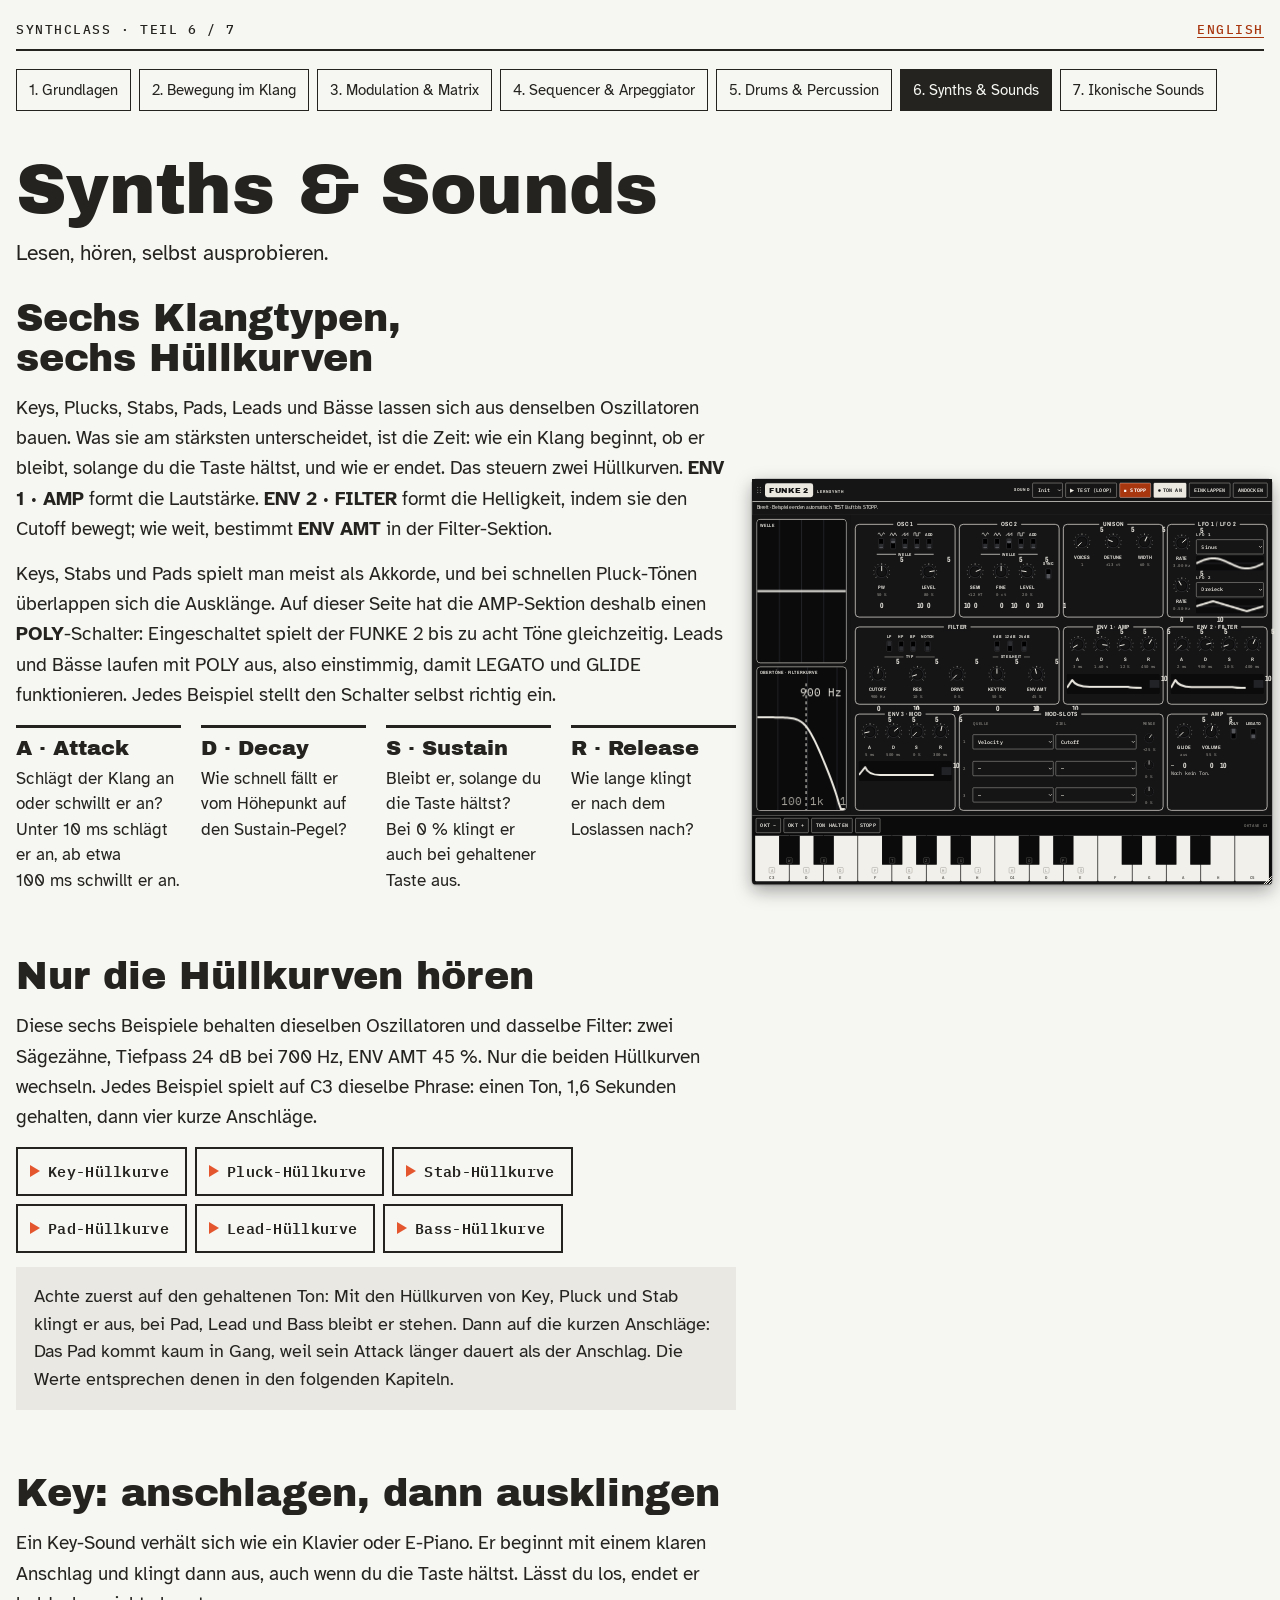
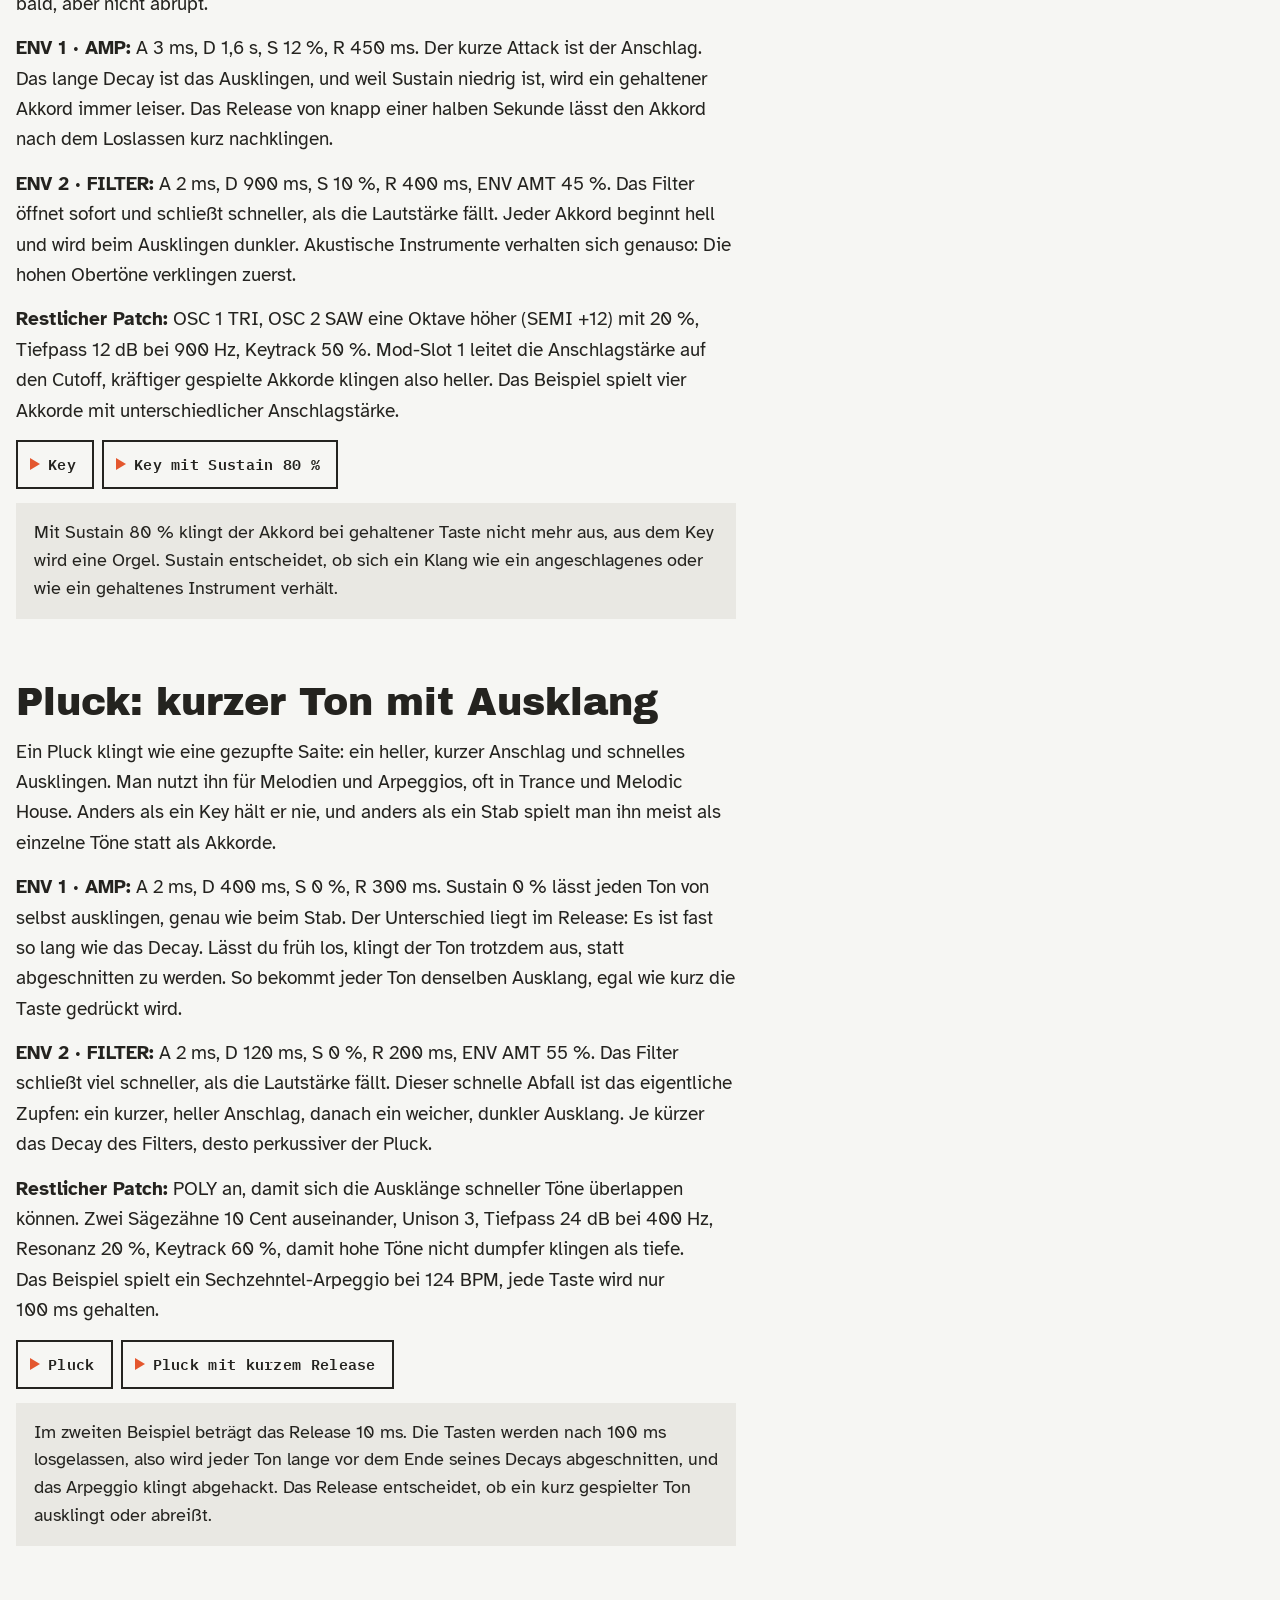
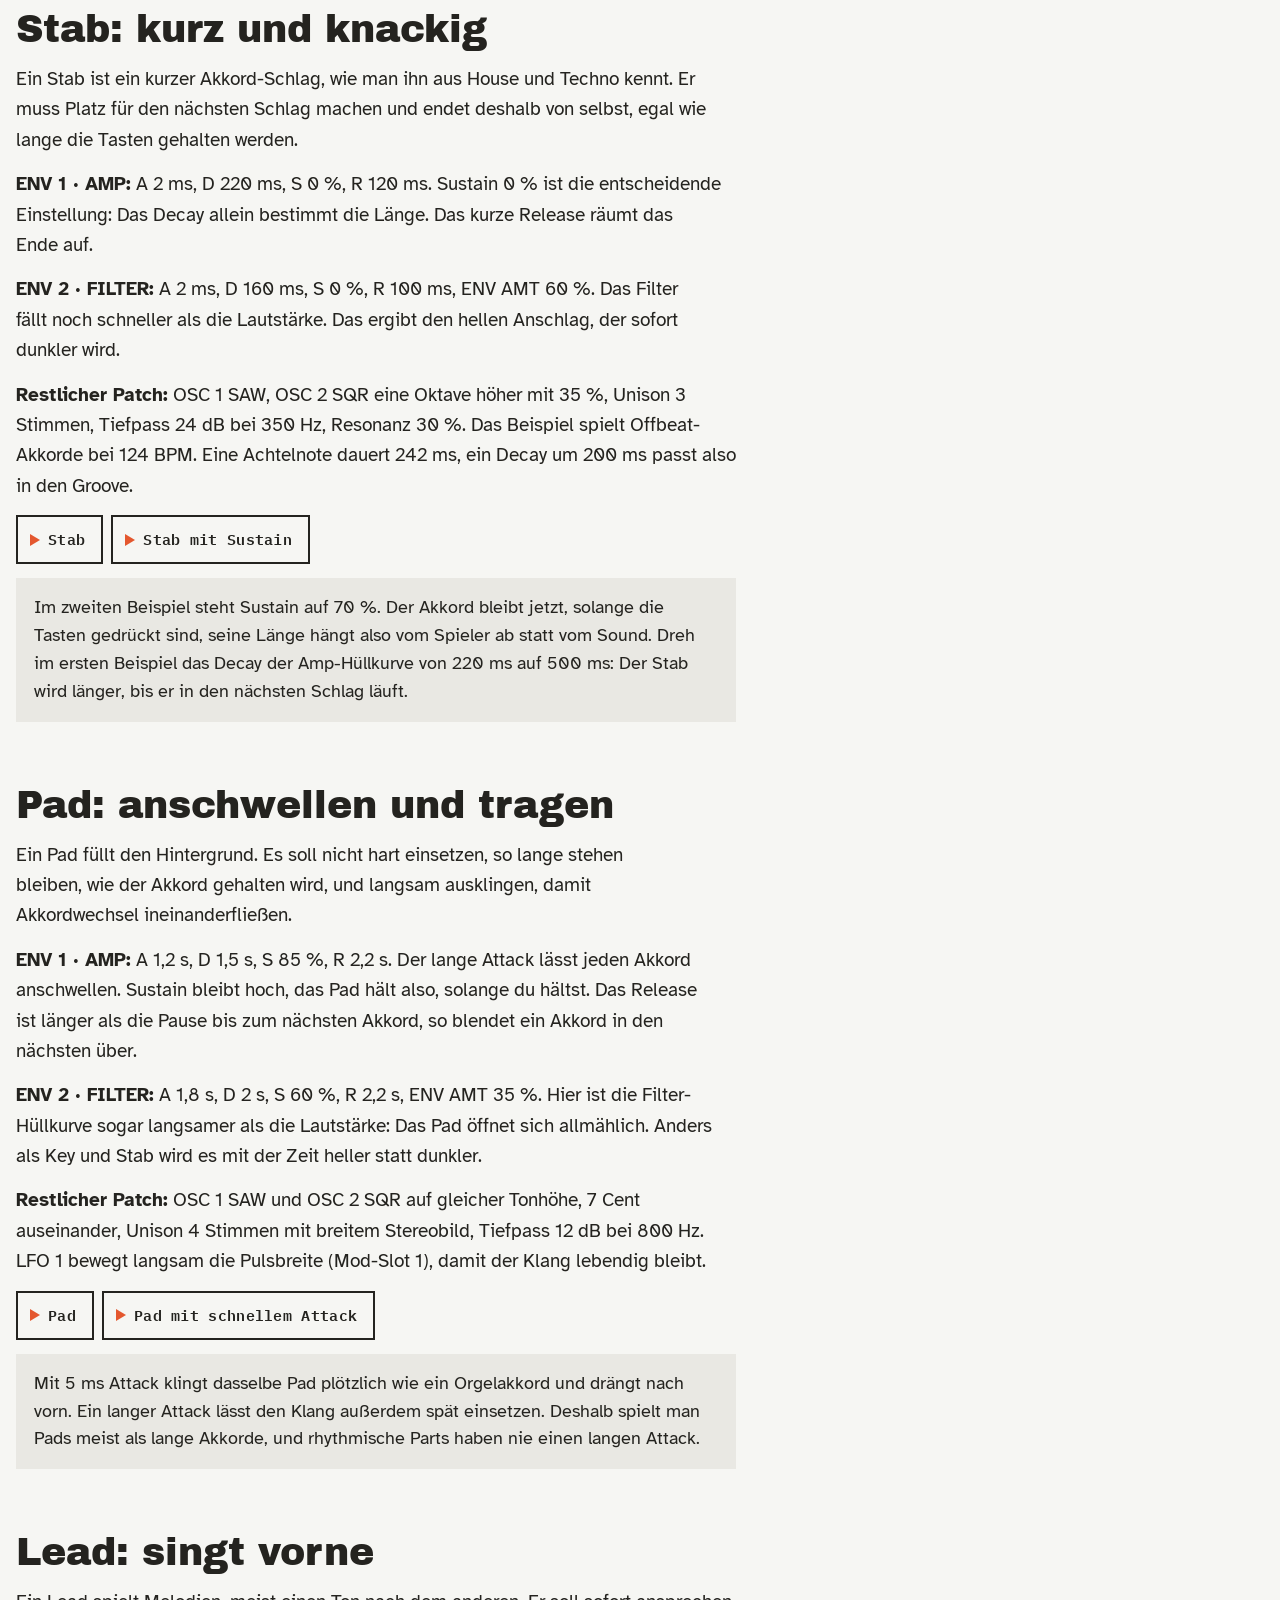
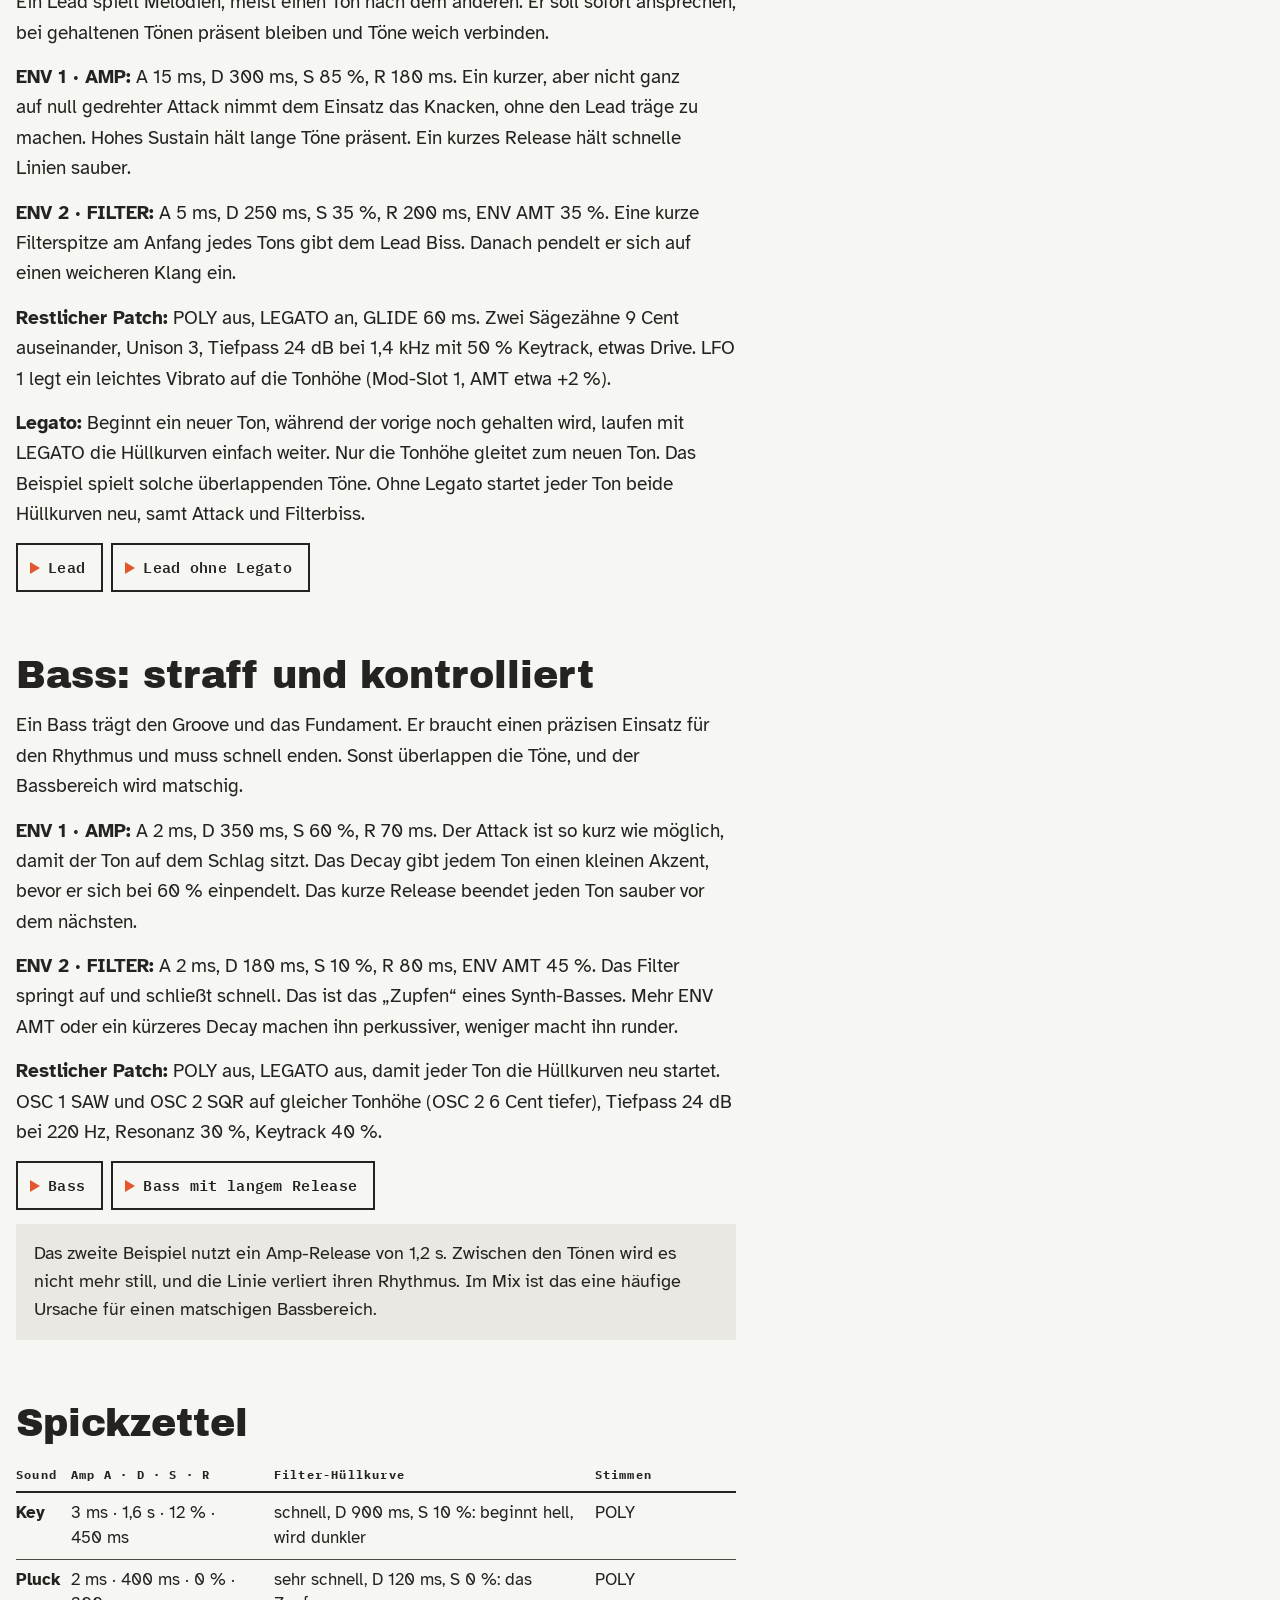
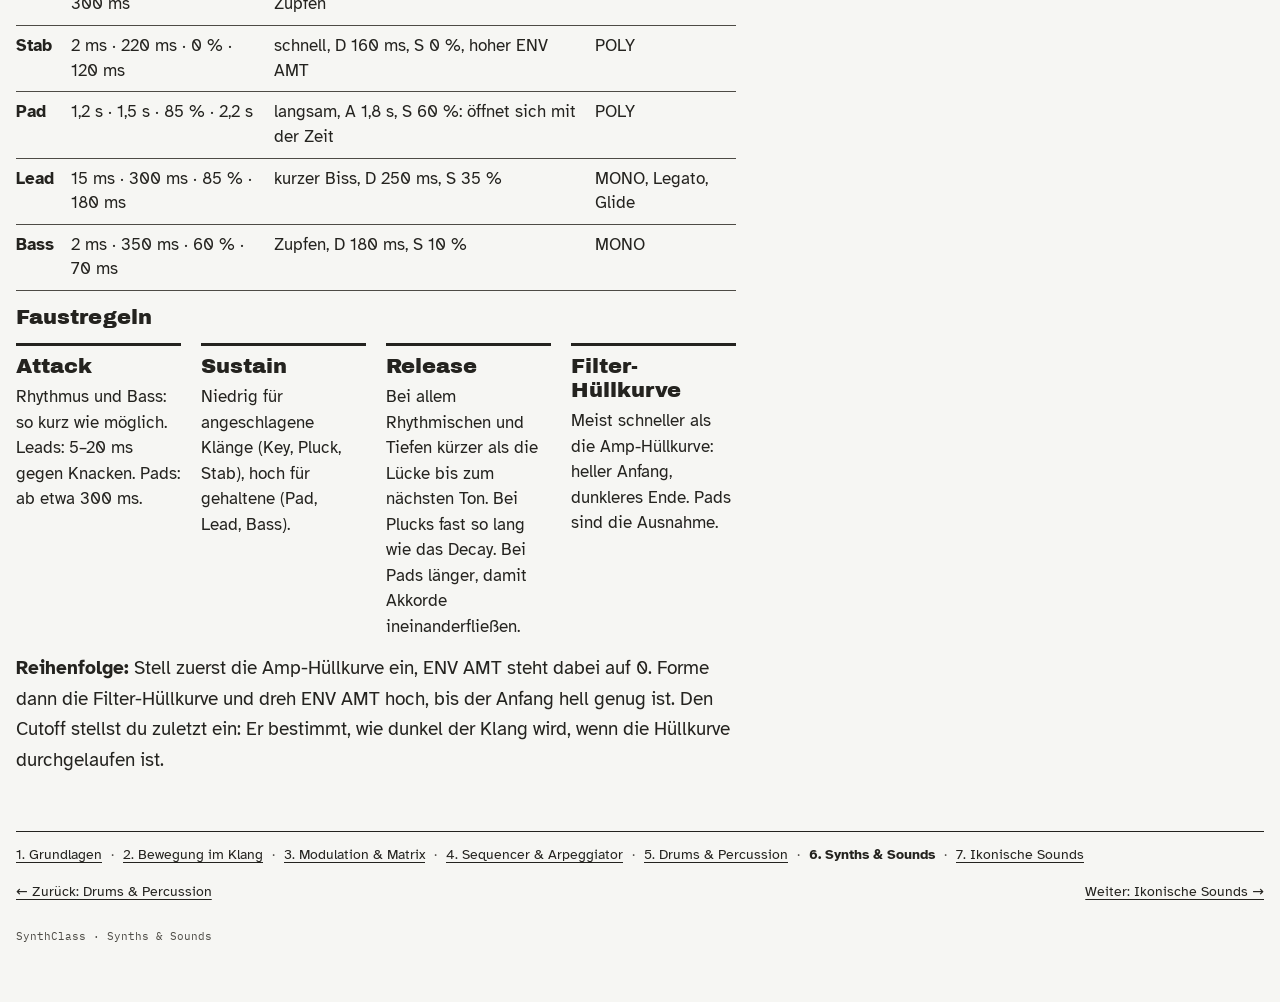
<file: de/sounds.html>
<!doctype html>
<html lang="de">
<head>
<meta charset="utf-8">
<meta name="viewport" content="width=device-width, initial-scale=1, viewport-fit=cover">
<title>SynthClass · 6. Synths & Sounds</title>
<link rel="stylesheet" href="https://fonts.googleapis.com/css2?family=Archivo+Black&family=Atkinson+Hyperlegible:ital,wght@0,400;0,700;1,400&family=IBM+Plex+Mono:wght@400;500;600&family=Archivo+Narrow:wght@600;700&display=swap">
<style>
/* Layout: Lehrtext links zum Lesen, spielbarer Synth rechts klebend daneben; mobil steht der Synth oben. */
:root{
  --paper:#F6F6F3; --ink:#24231F; --muted:#4D4B45; --surface:#E9E8E3; --rule:#24231F;
  --accent:#E4572E; --accent-ink:#A8360F; --blue:#1F4FBF;
  --note-dark-bg:#2C2D30; --note-dark-fg:#F1EFE9;
  --panel:#24262A; --panel-2:#2D2F34; --panel-line:#3A3C42; --panel-edge:#15161A;
  --panel-text:#F5F3EE; --panel-label:#DAD7CF; --panel-dim:#B0ACA3; --panel-accent:#FFA27A; --panel-print:#E6E1D3;
  --knob-face:#33353A; --knob-track:#4A4C53; --led-off:#4A4C53; --led-on:#FF6A3D;
  --scope-bg:#17181B; --scope-grid:#2C2E33; --scope-line:#FF7A50; --curve:#9DB4F0; --spec:#5A5D65;
  --key-white:#ECEAE3; --key-white-ink:#55534D; --key-black:#141416; --key-bed:#0E0F11; --key-down:#FF6A3D;
  --f-display:'Archivo Black','Arial Black',Impact,sans-serif;
  --f-body:'Atkinson Hyperlegible',system-ui,-apple-system,'Segoe UI',sans-serif;
  --f-mono:'IBM Plex Mono',ui-monospace,'SFMono-Regular',Menlo,Consolas,monospace;
}
@media (prefers-color-scheme: dark){
  :root:not([data-theme="light"]){
    --paper:#1B1C1F; --ink:#E7E5DF; --muted:#BAB6AD; --surface:#26272B; --rule:#E7E5DF;
    --accent:#F0703F; --accent-ink:#FF9B70; --blue:#9DB4F0; --panel-edge:#45474D;
    --note-dark-bg:#33353A; --note-dark-fg:#F1EFE9; color-scheme:dark;
  }
}
:root[data-theme="dark"]{
  --paper:#1B1C1F; --ink:#E7E5DF; --muted:#BAB6AD; --surface:#26272B; --rule:#E7E5DF;
  --accent:#F0703F; --accent-ink:#FF9B70; --blue:#9DB4F0; --panel-edge:#45474D;
  --note-dark-bg:#33353A; --note-dark-fg:#F1EFE9; color-scheme:dark;
}
*{box-sizing:border-box}
body{background:var(--paper);color:var(--ink);font-family:var(--f-body);font-size:19px;line-height:1.6;
  padding-left:max(16px,env(safe-area-inset-left,0px));padding-right:max(16px,env(safe-area-inset-right,0px));padding-block:0 56px}
.page{max-width:1380px;margin:0 auto}
.top{display:flex;justify-content:space-between;align-items:baseline;gap:8px 16px;flex-wrap:wrap;border-bottom:2px solid var(--rule);padding:20px 0 8px;font-family:var(--f-mono);font-size:13px;letter-spacing:.12em;font-weight:500;text-transform:uppercase}
.hero{padding:28px 0 28px;display:flex;flex-direction:column;gap:14px;max-width:780px}
h1{font-family:var(--f-display);font-weight:400;font-size:clamp(38px,6.2vw,70px);line-height:.95;letter-spacing:-.01em;margin:0;text-wrap:balance}
.lead{font-size:21px;max-width:680px;margin:0}
.layout{display:grid;grid-template-columns:minmax(0,1fr);gap:40px}
.synth-col{order:-1;min-width:0}
@media (min-width:1100px){
  body:not(.is-floating) .layout{grid-template-columns:minmax(0,1fr) 620px;align-items:start}
  body:not(.is-floating) .synth-col{order:0;position:sticky;top:calc(env(safe-area-inset-top,0px) + 16px);max-height:calc(100vh - 32px);overflow:auto}
}
body.is-floating .synth-col{display:none}
.synth.floating{position:fixed;z-index:30;width:1240px;transform-origin:0 0;transform:scale(var(--s,1));overflow:visible;box-shadow:0 18px 50px rgba(0,0,0,.35),0 2px 6px rgba(0,0,0,.25)}
.synth.floating .s-head{cursor:grab;position:sticky;top:0;z-index:2}
.synth.floating.dragging .s-head{cursor:grabbing}
.synth.dragging{user-select:none;-webkit-user-select:none}
.grip{display:none;width:14px;height:22px;flex-shrink:0;align-self:center;background-image:radial-gradient(circle,var(--panel-dim) 1.6px,transparent 1.8px);background-size:7px 7px}
.synth.floating .grip{display:block}
.synth.min .secs,.synth.min .kbd{display:none}
.rz{display:none;position:absolute;right:0;bottom:0;width:26px;height:26px;cursor:nwse-resize;touch-action:none;z-index:3;
  background:linear-gradient(135deg,transparent 0 52%,var(--panel-label) 52% 57%,transparent 57% 67%,var(--panel-label) 67% 72%,transparent 72% 82%,var(--panel-label) 82% 87%,transparent 87%)}
.synth.floating .rz{display:block}
.synth.min .s-head{border-bottom:0}
@media (max-width:899px){#dock{display:none}}
/* Breites Fenster: Bildschirme links, Sektionen 3 x 2, flache Tastatur */
@container synth (min-width:1000px){
  .s-main{display:grid;grid-template-columns:minmax(260px,300px) minmax(0,1fr)}
  .synth.min .s-main{display:block}
  .synth.min .s-main .screens{grid-template-columns:1fr 1fr;grid-template-rows:auto;border-right:0}
  .synth.min .s-main .screen{min-height:0}
  .synth.min .s-main .screen canvas{position:static;height:150px}
  .s-main .screens{grid-template-columns:1fr;grid-template-rows:1fr 1fr;border-right:1px solid var(--panel-line)}
  .s-main .screen{min-height:150px}
  .s-main .screen canvas{position:absolute;inset:0;height:100%}
  .s-main .secs{grid-template-columns:repeat(3,minmax(0,1fr));border-top:0}
  .ctl{width:60px}
  .knobs{gap:6px}
  .s-main .sec{padding:18px 10px 10px;gap:10px}
  .keys{height:104px}
  .kbar{padding:6px 10px}
}
.text{display:flex;flex-direction:column;gap:64px;min-width:0;max-width:720px}
.chapter{display:flex;flex-direction:column;gap:14px;scroll-margin-top:24px}
.kicker{font-family:var(--f-mono);font-size:13px;letter-spacing:.14em;font-weight:600;color:var(--accent-ink);text-transform:uppercase}
h2{font-family:var(--f-display);font-weight:400;font-size:38px;line-height:1.05;margin:0;text-wrap:balance}
h3{font-family:var(--f-display);font-weight:400;font-size:21px;line-height:1.15;margin:0}
p{margin:0;text-wrap:pretty}
b{font-weight:700}
.howto{background:var(--surface);padding:16px 18px;display:grid;grid-template-columns:repeat(auto-fit,minmax(180px,1fr));gap:14px 22px;font-size:17px;line-height:1.5}
.howto div{display:flex;flex-direction:column;gap:2px}
.howto .k{font-family:var(--f-mono);font-size:13px;font-weight:600;letter-spacing:.1em;color:var(--accent-ink)}
.tries{display:flex;flex-wrap:wrap;gap:8px}
.try{font-family:var(--f-mono);font-size:15px;font-weight:600;letter-spacing:.02em;padding:10px 16px 10px 12px;min-height:48px;border:2px solid var(--ink);background:var(--paper);color:var(--ink);cursor:pointer;display:inline-flex;align-items:center;gap:8px;border-radius:0}
.try::before{content:"";width:0;height:0;border-left:10px solid var(--accent);border-top:6px solid transparent;border-bottom:6px solid transparent}
.try:hover{background:var(--surface)}
.try.on{background:var(--ink);color:var(--paper)}
.try:focus-visible,.pbtn:focus-visible,.sw button:focus-visible,.key:focus-visible,select:focus-visible{outline:3px solid var(--accent);outline-offset:2px}
.defs{display:grid;grid-template-columns:repeat(auto-fit,minmax(210px,1fr));gap:20px}
.def{border-top:3px solid var(--ink);padding-top:8px;display:flex;flex-direction:column;gap:6px;font-size:17px;line-height:1.5;min-width:0}
.def .head{display:flex;justify-content:space-between;align-items:baseline;gap:8px}
.def .tag{font-family:var(--f-mono);font-size:12px;font-weight:600;color:var(--accent-ink);letter-spacing:.06em}
.def .use{color:var(--muted);font-size:16px}
.note{background:var(--surface);padding:16px 18px;font-size:18px;line-height:1.55}
.note.dark{background:var(--note-dark-bg);color:var(--note-dark-fg)}
.chain{display:flex;flex-wrap:wrap;align-items:stretch;gap:6px}
.chain .box{border:2px solid var(--ink);padding:8px 12px;display:flex;flex-direction:column;gap:2px;min-width:0;flex:1 1 120px}
.chain .box .t{font-family:var(--f-display);font-size:19px}
.chain .box .s{font-size:16px;color:var(--muted);line-height:1.4}
.chain .arr{align-self:center;font-family:var(--f-mono);font-weight:600}
.chain .box.helper{border-style:dashed;border-color:var(--accent)}
.chain .box.ear{background:var(--ink);color:var(--paper)}
.chain .box.ear .s{color:var(--paper);opacity:.8}
.tablewrap{overflow-x:auto}
table{border-collapse:collapse;width:100%;min-width:560px;font-size:17px;line-height:1.45}
th{font-family:var(--f-mono);font-size:12px;letter-spacing:.1em;text-align:left;padding:8px 10px 8px 0;border-bottom:2px solid var(--rule)}
td{padding:8px 10px 8px 0;border-bottom:1px solid var(--muted);vertical-align:top}
td:first-child{font-weight:700;white-space:nowrap}
.recipes{display:grid;grid-template-columns:repeat(auto-fit,minmax(190px,1fr));gap:12px}
.recipe{background:var(--surface);border-top:4px solid var(--ink);padding:12px 14px 14px;display:flex;flex-direction:column;gap:8px;font-size:16px;line-height:1.4}
.recipe .row{display:flex;gap:8px}
.recipe .row span:first-child{width:64px;flex-shrink:0;font-family:var(--f-mono);font-size:12px;font-weight:600;color:var(--accent-ink);padding-top:2px}
.recipe .try{margin-top:6px;align-self:flex-start}
footer.foot{margin-top:56px;border-top:1px solid var(--rule);padding-top:10px;font-family:var(--f-mono);font-size:13px;color:var(--muted);display:flex;justify-content:space-between;gap:8px 16px;flex-wrap:wrap}

/* --- Synth panel (Hardware, immer dunkel) --- */
.synth{background:var(--panel);color:var(--panel-text);border:1px solid var(--panel-edge);border-radius:10px;overflow:hidden;container-type:inline-size;container-name:synth}
.krow{display:flex;gap:10px;align-items:center}
.krow .mini{flex:1;min-width:90px;height:62px}
.s-head{display:flex;align-items:center;justify-content:space-between;gap:10px;padding:10px 12px;background:var(--panel-2);border-bottom:1px solid var(--panel-line);flex-wrap:wrap}
.brand{display:flex;align-items:baseline;gap:10px}
.brand .n{font-family:var(--f-display);font-size:21px;letter-spacing:.08em}
.brand .d{font-family:var(--f-mono);font-size:11px;letter-spacing:.16em;color:var(--panel-dim)}
.s-head .ctrls{display:flex;gap:8px;align-items:center;flex-wrap:wrap}
.pbtn{font-family:var(--f-mono);font-size:13px;font-weight:600;letter-spacing:.08em;background:var(--panel);color:var(--panel-text);border:1px solid var(--panel-line);padding:8px 12px;min-height:42px;cursor:pointer;border-radius:4px;display:inline-flex;align-items:center;gap:6px}
.pbtn:hover{border-color:var(--panel-dim)}
.pbtn[aria-pressed="true"]{background:var(--led-on);color:var(--key-black);border-color:var(--led-on)}
.pbtn.power{background:var(--led-on);color:var(--key-black);border-color:var(--led-on)}
.pbtn.power[aria-pressed="true"]{background:var(--panel);color:var(--panel-text);border-color:var(--panel-line)}
.pbtn .dot{width:7px;height:7px;border-radius:50%;background:currentColor}
.synth select{font-family:var(--f-mono);font-size:13px;font-weight:600;letter-spacing:.06em;background:var(--panel);color:var(--panel-text);border:1px solid var(--panel-line);border-radius:4px;min-height:42px;padding:0 10px}
.screens{display:grid;grid-template-columns:1fr 1fr;gap:1px;background:var(--panel-line)}
@media (max-width:480px){.screens{grid-template-columns:1fr}}
.screen{background:var(--scope-bg);position:relative;min-width:0}
.screen canvas{display:block;width:100%;height:140px}
.screen .lbl{position:absolute;left:8px;top:6px;font-family:var(--f-mono);font-size:11px;letter-spacing:.14em;color:var(--panel-dim);pointer-events:none}
.secs{display:grid;grid-template-columns:repeat(auto-fit,minmax(280px,1fr));gap:22px 10px;padding:22px 12px 12px;background:var(--panel);border-top:1px solid var(--panel-line)}
.sec{border:1.5px solid var(--panel-print);border-radius:6px;padding:18px 12px 12px;display:flex;flex-direction:column;gap:12px;min-width:0}
.sec-name{align-self:flex-start;margin-top:-30px;background:var(--panel-print);color:var(--panel);font-family:var(--f-mono);font-weight:700;font-size:12px;line-height:1.3;letter-spacing:.14em;padding:3px 9px;border-radius:3px}
.swrow{display:flex;gap:6px 14px;flex-wrap:wrap;align-items:flex-start}
.swgrp{display:flex;flex-direction:column;gap:2px;border-radius:4px}
.swgrp .cap{font-family:var(--f-mono);font-size:10px;letter-spacing:.14em;color:var(--panel-dim);padding-left:4px}
.swgrp.hi{box-shadow:0 0 0 2px var(--led-on)}
.sw{display:flex;flex-wrap:wrap;gap:2px}
.sw button{background:none;border:0;padding:6px 6px 6px 5px;display:flex;flex-direction:row;align-items:center;gap:5px;cursor:pointer;color:var(--panel-label);font-family:var(--f-mono);font-size:12px;min-height:34px;border-radius:3px;white-space:nowrap}
.sw button:hover{background:var(--panel-2)}
.sw button .led{flex-shrink:0;width:9px;height:9px;border-radius:50%;background:var(--led-off)}
.sw button[aria-checked="true"]{color:var(--panel-text)}
.sw button[aria-checked="true"] .led{background:var(--led-on);box-shadow:0 0 6px var(--led-on)}
.knobs{display:flex;flex-wrap:wrap;gap:8px 8px}
.ctl{display:flex;flex-direction:column;align-items:center;gap:2px;width:64px}
.knob{width:54px;height:54px;touch-action:none;cursor:ns-resize;border-radius:50%;display:block}
.knob:focus-visible{outline:2px solid var(--led-on);outline-offset:2px}
.ctl .l{font-family:var(--f-mono);font-size:12px;letter-spacing:.06em;color:var(--panel-label);margin-top:4px}
.ctl .v{font-family:var(--f-mono);font-size:11px;color:var(--panel-dim);font-variant-numeric:tabular-nums;white-space:nowrap}
.ctl.hi .l{color:var(--led-on)}
.ctl.hi .knob{box-shadow:0 0 0 3px var(--led-on)}
.mini{display:block;width:100%;height:56px;background:var(--scope-bg);border-radius:3px}
.readout{font-family:var(--f-mono);font-size:14px;line-height:1.5;color:var(--panel-label);font-variant-numeric:tabular-nums}
.readout b{color:var(--panel-text);font-weight:600}
.kbd{background:var(--key-bed);border-top:1px solid var(--panel-line)}
.kbar{display:flex;align-items:center;gap:8px;flex-wrap:wrap;padding:8px 10px}
.kbar .hint{font-family:var(--f-mono);font-size:12px;color:var(--panel-dim);letter-spacing:.06em;margin-left:auto}
.keys{position:relative;height:130px;margin:0 8px 8px;display:flex;gap:2px;touch-action:none;user-select:none;-webkit-user-select:none}
.key{border:0;padding:0;cursor:pointer;font-family:var(--f-mono);font-size:12px;display:flex;flex-direction:column;align-items:center;justify-content:flex-end;gap:5px}
.key .kc{font-size:10px;line-height:15px;min-width:17px;padding:0 3px;border:1px solid currentColor;border-radius:3px;opacity:.7;text-align:center}
.key .nn{font-weight:600;line-height:1}
.key.w{flex:1;background:var(--key-white);color:var(--key-white-ink);border-radius:0 0 3px 3px;padding-bottom:6px;min-width:0}
.key.b{position:absolute;top:0;height:64%;background:var(--key-black);color:var(--panel-dim);border-radius:0 0 2px 2px;padding-bottom:4px;z-index:1}
.key.down{background:var(--key-down);color:var(--key-black)}
.top a{color:var(--accent-ink);text-decoration:underline;text-underline-offset:3px}
.navlink{font-family:var(--f-mono);font-size:14px;font-weight:600;color:var(--accent-ink)}
.toast{position:fixed;left:max(16px,env(safe-area-inset-left,0px));right:max(16px,env(safe-area-inset-right,0px));bottom:calc(16px + env(safe-area-inset-bottom,0px));z-index:20;background:var(--panel);color:var(--panel-text);border:1px solid var(--panel-line);padding:10px 12px;display:flex;align-items:center;gap:12px;justify-content:space-between;font-size:17px;max-width:620px;margin:0 auto}
@media (prefers-reduced-motion: reduce){*{scroll-behavior:auto!important}}
/* --- Siebdruck-Look: schwarze Platte, weißer Aufdruck, schwarze Knöpfe --- */
:root{
  --panel:#111214; --panel-2:#111214; --panel-line:#2A2B2F; --panel-edge:#000000;
  --panel-print:#ECE9E1; --panel-label:#ECE9E1; --panel-text:#ECE9E1; --panel-dim:#A9A69E; --panel-accent:#ECE9E1;
  --knob-face:#0B0B0C; --knob-skirt:#26272B; --knob-track:#34363B; --knob-arc:#ECE9E1;
  --led-off:#3A2A24; --scope-bg:#0B0B0C; --scope-grid:#222327;
  --key-white:#F2F0EA; --key-black:#0B0B0C; --key-bed:#0B0B0C;
}
.synth{background:var(--panel)}
.s-head{background:var(--panel);border-bottom:1.5px solid var(--panel-print)}
.brand .n{color:var(--panel-print);letter-spacing:.14em}
.secs,.s-main .secs{background:var(--panel)}
.sec-name{background:var(--panel);color:var(--panel-print);padding:2px 8px;margin-left:-4px}
.sub-name{color:var(--panel-print)}
.screens{gap:10px;padding:12px;background:var(--panel)}
.s-main .screens{border-right:0}
.screen{border:1.5px solid var(--panel-print);border-radius:4px;overflow:hidden}
.pbtn,.sw button,.tog,.synth select,.psel{background:var(--panel);border:1.5px solid var(--panel-print);color:var(--panel-print);box-shadow:none;border-radius:3px}
.pbtn:hover,.sw button:hover,.tog:hover{background:var(--panel-line)}
.sw{gap:6px}
.sw button{color:var(--panel-dim)}
.sw button[aria-checked="true"],.tog[aria-pressed="true"]{color:var(--panel-print)}
.pbtn[aria-pressed="true"]{background:var(--panel-print);color:var(--panel);border-color:var(--panel-print)}
.pbtn.power{background:var(--led-on);color:var(--key-black);border-color:var(--led-on)}
.pbtn.power[aria-pressed="true"]{background:var(--panel);color:var(--panel-print);border-color:var(--panel-print)}
.ctl .l{color:var(--panel-print)}
.kbd{background:var(--key-bed);border-top:1.5px solid var(--panel-print)}
.key.w{background:var(--key-white)}
.key.down,.key.w.down,.key.b.down{background:var(--key-down);color:var(--key-black)}

/* --- Frontplatten-Look: Siebdruck, Skalen, Schiebeschalter --- */
:root{--led-on:#ECE9E1;--key-down:#A8A49B;--scope-line:#ECE9E1;--curve:#ECE9E1;--spec:#3A3B40;--f-narrow:'Archivo Narrow','Arial Narrow',sans-serif;--panel:#151516;--panel-2:#151516;--knob-face:#141415;--knob-skirt:#0C0C0D;--knob-knurl:#5A5B60;--slot:#000000;--slot-edge:#55565B;--thumb-a:#2E2F33;--thumb-b:#55565B}
.synth{background:var(--panel)}
.sec{border:2px solid var(--panel-print);border-radius:12px;padding:20px 12px 12px}
.s-main .sec{padding:20px 10px 10px}
.secs{gap:26px 10px;padding:26px 12px 12px}
.sec-name{align-self:center;margin-top:-33px;margin-left:0;padding:0 10px;background:var(--panel);color:var(--panel-print);font-family:var(--f-narrow);font-weight:700;font-size:17px;letter-spacing:.06em;line-height:1.3;border-radius:0}
.sec-head{justify-content:center;margin-top:-33px}
.sub-name{font-family:var(--f-narrow);font-weight:700;font-size:13px;letter-spacing:.06em}
.brand .n{background:var(--panel-print);color:var(--panel);padding:3px 12px 2px;border-radius:7px;font-size:22px;letter-spacing:.04em}
.brand .d{font-family:var(--f-narrow);font-weight:700;font-size:12px;color:var(--panel-print)}
.s-head{border-bottom:2px solid var(--panel-print)}
.knobs{gap:6px 4px;justify-content:space-around}
.ctl{width:64px}
.knob{width:60px;height:60px;overflow:visible;border-radius:50%}
.knob .num{font-family:var(--f-narrow);font-weight:700;font-size:7.6px;fill:var(--panel-print)}
.knob .hl{opacity:0}
.ctl.hi .knob{box-shadow:none}
.ctl.hi .knob .hl{opacity:1}
.ctl.hi .l{background:var(--panel-print);color:var(--panel);padding:0 5px;border-radius:2px}
.ctl .l{font-family:var(--f-narrow);font-weight:700;font-size:14px;letter-spacing:.04em;margin-top:0;color:var(--panel-print)}
.ctl .v{font-size:11px}
.swrow{gap:8px 18px;justify-content:space-around}
.swgrp{flex-direction:column-reverse;align-items:stretch;gap:4px}
.swgrp .cap{display:flex;align-items:center;gap:6px;font-family:var(--f-narrow);font-weight:700;font-size:12px;letter-spacing:.08em;color:var(--panel-print);padding:0}
.swgrp .cap::before,.swgrp .cap::after{content:"";flex:1;height:1.5px;background:var(--panel-print);min-width:6px}
.swgrp.hi{box-shadow:none}
.swgrp.hi .slot{border-color:var(--led-on);box-shadow:0 0 0 2px var(--led-on)}
.sw{gap:8px;justify-content:center;flex-wrap:wrap}
.sw button,.tog{background:none!important;border:0!important;box-shadow:none!important;transform:none!important;padding:2px!important;min-height:0;min-width:26px;display:flex;flex-direction:column;align-items:center;gap:5px;color:var(--panel-print);cursor:pointer}
.sw button .sl,.tog .sl{font-family:var(--f-narrow);font-weight:700;font-size:12px;letter-spacing:.03em;line-height:13px;white-space:nowrap}
.glyph{width:22px;height:13px;display:block}
.slot{display:block;position:relative;width:15px;height:30px;background:var(--slot);border:1px solid var(--slot-edge);border-radius:3px}
.thumb{position:absolute;left:1px;right:1px;bottom:1px;height:13px;border-radius:2px;background:repeating-linear-gradient(0deg,var(--thumb-a) 0 2px,var(--thumb-b) 2px 3px)}
[aria-checked="true"] .thumb,[aria-pressed="true"] .thumb{bottom:15px}
.sw button:hover .slot,.tog:hover .slot{border-color:var(--panel-print)}
.sw button:focus-visible .slot,.tog:focus-visible .slot{outline:2px solid var(--led-on);outline-offset:2px}
.tog.hi .slot{border-color:var(--led-on);box-shadow:0 0 0 2px var(--led-on)}
.screen{border:2px solid var(--panel-print);border-radius:10px}
.screen .lbl{font-family:var(--f-narrow);font-weight:700;font-size:13px;color:var(--panel-print);letter-spacing:.06em}


/* --- Seite 2 --- */
.top a{color:var(--accent-ink);text-decoration:underline;text-underline-offset:3px}
.navlink{font-family:var(--f-mono);font-size:14px;font-weight:600;color:var(--accent-ink)}
.synth.floating{width:1480px}
.sec.span2{grid-column:span 1}
.sec-head{display:flex;justify-content:center;align-items:center;gap:8px;margin-top:-33px}
.sec-head .sec-name{margin-top:0}
.sub-name{font-family:var(--f-mono);font-weight:600;font-size:11px;letter-spacing:.14em;color:var(--panel-accent)}
.tog{background:var(--panel);border:1px solid var(--panel-line);border-radius:3px;color:var(--panel-label);font-family:var(--f-mono);font-size:11px;font-weight:600;letter-spacing:.08em;padding:4px 8px 4px 6px;min-height:30px;display:inline-flex;align-items:center;gap:6px;cursor:pointer}
.tog .led{width:9px;height:9px;border-radius:50%;background:var(--led-off)}
.tog[aria-pressed="true"]{color:var(--panel-text)}
.tog[aria-pressed="true"] .led{background:var(--led-on);box-shadow:0 0 6px var(--led-on)}
.tog.hi{box-shadow:0 0 0 2px var(--led-on)}
.psel{font-family:var(--f-mono);font-size:12px;font-weight:600;background:var(--panel-2);color:var(--panel-text);border:1px solid var(--panel-line);border-radius:4px;min-height:34px;padding:0 6px;max-width:100%}
.selw{display:flex;flex-direction:column;gap:2px;min-width:0}
.selw .cap{font-family:var(--f-mono);font-size:10px;letter-spacing:.14em;color:var(--panel-dim)}
.selw.hi .psel{box-shadow:0 0 0 2px var(--led-on)}
.lforow{display:grid;grid-template-columns:auto minmax(0,1fr);gap:4px 10px;align-items:center}
.lforow .side{display:flex;flex-direction:column;gap:6px;min-width:0}
.lforow .mini{height:40px}
.mrow{display:grid;grid-template-columns:22px minmax(0,1fr) minmax(0,1fr) 60px;gap:8px;align-items:center}
.mrow .nr{font-family:var(--f-mono);font-size:12px;color:var(--panel-dim)}
.mrow .ctl{width:60px}
.mrow .ctl .l{display:none}
.mhead{display:grid;grid-template-columns:22px minmax(0,1fr) minmax(0,1fr) 60px;gap:8px;font-family:var(--f-mono);font-size:10px;letter-spacing:.14em;color:var(--panel-dim)}
.mhead span:last-child{text-align:center}
@container synth (min-width:1000px){
  .sec.span2{grid-column:span 2}
}
@container synth (min-width:1150px){
  .s-main .secs{grid-template-columns:repeat(4,minmax(0,1fr))}
  .s-main{grid-template-columns:minmax(240px,280px) minmax(0,1fr)}
  .ctl{width:62px}
  .s-main .sec{padding:20px 9px 10px}
  .sw button{padding:6px 4px}
  .mrow .knob{width:46px;height:46px}
  .mrow .knob .num,.mrow .knob .tick{display:none}
  .mrow{gap:6px}
}
/* Obertöne-Editor */
.harm{background:var(--panel);color:var(--panel-text);border-radius:8px;padding:14px;display:flex;flex-direction:column;gap:12px}
.harm .row{display:grid;grid-template-columns:minmax(0,3fr) minmax(0,2fr);gap:12px}
@media (max-width:600px){.harm .row{grid-template-columns:1fr}}
.harm canvas{display:block;width:100%;height:190px;background:var(--scope-bg);border-radius:4px;touch-action:none}
.harm canvas.bars{cursor:ns-resize}
.harm .lbl{font-family:var(--f-mono);font-size:11px;letter-spacing:.12em;color:var(--panel-dim)}
.harm .cell{display:flex;flex-direction:column;gap:6px;min-width:0}
.harm .hint{font-size:15px;color:var(--panel-label);line-height:1.45}
</style>
<style>:root{padding-top:env(safe-area-inset-top,0px);padding-bottom:env(safe-area-inset-bottom,0px)}body{margin:0}[hidden]{display:none!important}img{max-width:100%}</style>
<link rel="stylesheet" href="../course.css?v=429349cc2f">
</head>
<body data-course="6">
<div class="page">
  <div class="top"><div>SynthClass · Teil 6 / 7</div><a href="../sounds.html" hreflang="en">English</a></div><nav aria-label="Kursseiten" class="course-nav"><a href="index.html">1. Grundlagen</a><a href="fortgeschritten.html">2. Bewegung im Klang</a><a href="modulation.html">3. Modulation & Matrix</a><a href="sequencer.html">4. Sequencer & Arpeggiator</a><a href="drums.html">5. Drums & Percussion</a><a href="sounds.html" aria-current="page">6. Synths & Sounds</a><a href="iconic.html">7. Ikonische Sounds</a></nav><header class="hero"><h1>Synths & Sounds</h1><p class="lead">Lesen, hören, selbst ausprobieren.</p></header>

  <div class="layout">
    <main class="text"><section class="chapter" id="start"><h2>Sechs Klangtypen, sechs Hüllkurven</h2><p>Keys, Plucks, Stabs, Pads, Leads und Bässe lassen sich aus denselben Oszillatoren bauen. Was sie am stärksten unterscheidet, ist die Zeit: wie ein Klang beginnt, ob er bleibt, solange du die Taste hältst, und wie er endet. Das steuern zwei Hüllkurven. <b>ENV 1 · AMP</b> formt die Lautstärke. <b>ENV 2 · FILTER</b> formt die Helligkeit, indem sie den Cutoff bewegt; wie weit, bestimmt <b>ENV AMT</b> in der Filter-Sektion.</p><p>Keys, Stabs und Pads spielt man meist als Akkorde, und bei schnellen Pluck-Tönen überlappen sich die Ausklänge. Auf dieser Seite hat die AMP-Sektion deshalb einen <b>POLY</b>-Schalter: Eingeschaltet spielt der FUNKE 2 bis zu acht Töne gleichzeitig. Leads und Bässe laufen mit POLY aus, also einstimmig, damit LEGATO und GLIDE funktionieren. Jedes Beispiel stellt den Schalter selbst richtig ein.</p><div class="defs" style="grid-template-columns:repeat(auto-fit,minmax(150px,1fr))"><div class="def"><div class="head"><h3>A · Attack</h3></div><p>Schlägt der Klang an oder schwillt er an? Unter 10&nbsp;ms schlägt er an, ab etwa 100&nbsp;ms schwillt er an.</p></div><div class="def"><div class="head"><h3>D · Decay</h3></div><p>Wie schnell fällt er vom Höhepunkt auf den Sustain-Pegel?</p></div><div class="def"><div class="head"><h3>S · Sustain</h3></div><p>Bleibt er, solange du die Taste hältst? Bei 0&nbsp;% klingt er auch bei gehaltener Taste aus.</p></div><div class="def"><div class="head"><h3>R · Release</h3></div><p>Wie lange klingt er nach dem Loslassen nach?</p></div></div></section><section class="chapter" id="compare"><h2>Nur die Hüllkurven hören</h2><p>Diese sechs Beispiele behalten dieselben Oszillatoren und dasselbe Filter: zwei Sägezähne, Tiefpass 24&nbsp;dB bei 700&nbsp;Hz, ENV AMT 45&nbsp;%. Nur die beiden Hüllkurven wechseln. Jedes Beispiel spielt auf C3 dieselbe Phrase: einen Ton, 1,6 Sekunden gehalten, dann vier kurze Anschläge.</p><div class="tries"><button class="try" data-lesson="env_key">Key-Hüllkurve</button><button class="try" data-lesson="env_pluck">Pluck-Hüllkurve</button><button class="try" data-lesson="env_stab">Stab-Hüllkurve</button><button class="try" data-lesson="env_pad">Pad-Hüllkurve</button><button class="try" data-lesson="env_lead">Lead-Hüllkurve</button><button class="try" data-lesson="env_bass">Bass-Hüllkurve</button></div><p class="note">Achte zuerst auf den gehaltenen Ton: Mit den Hüllkurven von Key, Pluck und Stab klingt er aus, bei Pad, Lead und Bass bleibt er stehen. Dann auf die kurzen Anschläge: Das Pad kommt kaum in Gang, weil sein Attack länger dauert als der Anschlag. Die Werte entsprechen denen in den folgenden Kapiteln.</p></section><section class="chapter" id="key"><h2>Key: anschlagen, dann ausklingen</h2><p>Ein Key-Sound verhält sich wie ein Klavier oder E-Piano. Er beginnt mit einem klaren Anschlag und klingt dann aus, auch wenn du die Taste hältst. Lässt du los, endet er bald, aber nicht abrupt.</p><p><b>ENV 1 · AMP:</b> A 3&nbsp;ms, D 1,6&nbsp;s, S 12&nbsp;%, R 450&nbsp;ms. Der kurze Attack ist der Anschlag. Das lange Decay ist das Ausklingen, und weil Sustain niedrig ist, wird ein gehaltener Akkord immer leiser. Das Release von knapp einer halben Sekunde lässt den Akkord nach dem Loslassen kurz nachklingen.</p><p><b>ENV 2 · FILTER:</b> A 2&nbsp;ms, D 900&nbsp;ms, S 10&nbsp;%, R 400&nbsp;ms, ENV AMT 45&nbsp;%. Das Filter öffnet sofort und schließt schneller, als die Lautstärke fällt. Jeder Akkord beginnt hell und wird beim Ausklingen dunkler. Akustische Instrumente verhalten sich genauso: Die hohen Obertöne verklingen zuerst.</p><p><b>Restlicher Patch:</b> OSC 1 TRI, OSC 2 SAW eine Oktave höher (SEMI +12) mit 20&nbsp;%, Tiefpass 12&nbsp;dB bei 900&nbsp;Hz, Keytrack 50&nbsp;%. Mod-Slot 1 leitet die Anschlagstärke auf den Cutoff, kräftiger gespielte Akkorde klingen also heller. Das Beispiel spielt vier Akkorde mit unterschiedlicher Anschlagstärke.</p><div class="tries"><button class="try" data-lesson="key">Key</button><button class="try" data-lesson="key_organ">Key mit Sustain 80&nbsp;%</button></div><p class="note">Mit Sustain 80&nbsp;% klingt der Akkord bei gehaltener Taste nicht mehr aus, aus dem Key wird eine Orgel. Sustain entscheidet, ob sich ein Klang wie ein angeschlagenes oder wie ein gehaltenes Instrument verhält.</p></section><section class="chapter" id="pluck"><h2>Pluck: kurzer Ton mit Ausklang</h2><p>Ein Pluck klingt wie eine gezupfte Saite: ein heller, kurzer Anschlag und schnelles Ausklingen. Man nutzt ihn für Melodien und Arpeggios, oft in Trance und Melodic House. Anders als ein Key hält er nie, und anders als ein Stab spielt man ihn meist als einzelne Töne statt als Akkorde.</p><p><b>ENV 1 · AMP:</b> A 2&nbsp;ms, D 400&nbsp;ms, S 0 %, R 300&nbsp;ms. Sustain 0 % lässt jeden Ton von selbst ausklingen, genau wie beim Stab. Der Unterschied liegt im Release: Es ist fast so lang wie das Decay. Lässt du früh los, klingt der Ton trotzdem aus, statt abgeschnitten zu werden. So bekommt jeder Ton denselben Ausklang, egal wie kurz die Taste gedrückt wird.</p><p><b>ENV 2 · FILTER:</b> A 2&nbsp;ms, D 120&nbsp;ms, S 0 %, R 200&nbsp;ms, ENV AMT 55 %. Das Filter schließt viel schneller, als die Lautstärke fällt. Dieser schnelle Abfall ist das eigentliche Zupfen: ein kurzer, heller Anschlag, danach ein weicher, dunkler Ausklang. Je kürzer das Decay des Filters, desto perkussiver der Pluck.</p><p><b>Restlicher Patch:</b> POLY an, damit sich die Ausklänge schneller Töne überlappen können. Zwei Sägezähne 10&nbsp;Cent auseinander, Unison 3, Tiefpass 24&nbsp;dB bei 400&nbsp;Hz, Resonanz 20 %, Keytrack 60 %, damit hohe Töne nicht dumpfer klingen als tiefe. Das Beispiel spielt ein Sechzehntel-Arpeggio bei 124&nbsp;BPM, jede Taste wird nur 100&nbsp;ms gehalten.</p><div class="tries"><button class="try" data-lesson="pluck">Pluck</button><button class="try" data-lesson="pluck_dry">Pluck mit kurzem Release</button></div><p class="note">Im zweiten Beispiel beträgt das Release 10&nbsp;ms. Die Tasten werden nach 100&nbsp;ms losgelassen, also wird jeder Ton lange vor dem Ende seines Decays abgeschnitten, und das Arpeggio klingt abgehackt. Das Release entscheidet, ob ein kurz gespielter Ton ausklingt oder abreißt.</p></section><section class="chapter" id="stab"><h2>Stab: kurz und knackig</h2><p>Ein Stab ist ein kurzer Akkord-Schlag, wie man ihn aus House und Techno kennt. Er muss Platz für den nächsten Schlag machen und endet deshalb von selbst, egal wie lange die Tasten gehalten werden.</p><p><b>ENV 1 · AMP:</b> A 2&nbsp;ms, D 220&nbsp;ms, S 0&nbsp;%, R 120&nbsp;ms. Sustain 0&nbsp;% ist die entscheidende Einstellung: Das Decay allein bestimmt die Länge. Das kurze Release räumt das Ende auf.</p><p><b>ENV 2 · FILTER:</b> A 2&nbsp;ms, D 160&nbsp;ms, S 0&nbsp;%, R 100&nbsp;ms, ENV AMT 60&nbsp;%. Das Filter fällt noch schneller als die Lautstärke. Das ergibt den hellen Anschlag, der sofort dunkler wird.</p><p><b>Restlicher Patch:</b> OSC 1 SAW, OSC 2 SQR eine Oktave höher mit 35&nbsp;%, Unison 3 Stimmen, Tiefpass 24&nbsp;dB bei 350&nbsp;Hz, Resonanz 30&nbsp;%. Das Beispiel spielt Offbeat-Akkorde bei 124&nbsp;BPM. Eine Achtelnote dauert 242&nbsp;ms, ein Decay um 200&nbsp;ms passt also in den Groove.</p><div class="tries"><button class="try" data-lesson="stab">Stab</button><button class="try" data-lesson="stab_sus">Stab mit Sustain</button></div><p class="note">Im zweiten Beispiel steht Sustain auf 70&nbsp;%. Der Akkord bleibt jetzt, solange die Tasten gedrückt sind, seine Länge hängt also vom Spieler ab statt vom Sound. Dreh im ersten Beispiel das Decay der Amp-Hüllkurve von 220&nbsp;ms auf 500&nbsp;ms: Der Stab wird länger, bis er in den nächsten Schlag läuft.</p></section><section class="chapter" id="pad"><h2>Pad: anschwellen und tragen</h2><p>Ein Pad füllt den Hintergrund. Es soll nicht hart einsetzen, so lange stehen bleiben, wie der Akkord gehalten wird, und langsam ausklingen, damit Akkordwechsel ineinanderfließen.</p><p><b>ENV 1 · AMP:</b> A 1,2&nbsp;s, D 1,5&nbsp;s, S 85&nbsp;%, R 2,2&nbsp;s. Der lange Attack lässt jeden Akkord anschwellen. Sustain bleibt hoch, das Pad hält also, solange du hältst. Das Release ist länger als die Pause bis zum nächsten Akkord, so blendet ein Akkord in den nächsten über.</p><p><b>ENV 2 · FILTER:</b> A 1,8&nbsp;s, D 2&nbsp;s, S 60&nbsp;%, R 2,2&nbsp;s, ENV AMT 35&nbsp;%. Hier ist die Filter-Hüllkurve sogar langsamer als die Lautstärke: Das Pad öffnet sich allmählich. Anders als Key und Stab wird es mit der Zeit heller statt dunkler.</p><p><b>Restlicher Patch:</b> OSC 1 SAW und OSC 2 SQR auf gleicher Tonhöhe, 7&nbsp;Cent auseinander, Unison 4 Stimmen mit breitem Stereobild, Tiefpass 12&nbsp;dB bei 800&nbsp;Hz. LFO 1 bewegt langsam die Pulsbreite (Mod-Slot 1), damit der Klang lebendig bleibt.</p><div class="tries"><button class="try" data-lesson="pad">Pad</button><button class="try" data-lesson="pad_fast">Pad mit schnellem Attack</button></div><p class="note">Mit 5&nbsp;ms Attack klingt dasselbe Pad plötzlich wie ein Orgelakkord und drängt nach vorn. Ein langer Attack lässt den Klang außerdem spät einsetzen. Deshalb spielt man Pads meist als lange Akkorde, und rhythmische Parts haben nie einen langen Attack.</p></section><section class="chapter" id="lead"><h2>Lead: singt vorne</h2><p>Ein Lead spielt Melodien, meist einen Ton nach dem anderen. Er soll sofort ansprechen, bei gehaltenen Tönen präsent bleiben und Töne weich verbinden.</p><p><b>ENV 1 · AMP:</b> A 15&nbsp;ms, D 300&nbsp;ms, S 85&nbsp;%, R 180&nbsp;ms. Ein kurzer, aber nicht ganz auf null gedrehter Attack nimmt dem Einsatz das Knacken, ohne den Lead träge zu machen. Hohes Sustain hält lange Töne präsent. Ein kurzes Release hält schnelle Linien sauber.</p><p><b>ENV 2 · FILTER:</b> A 5&nbsp;ms, D 250&nbsp;ms, S 35&nbsp;%, R 200&nbsp;ms, ENV AMT 35&nbsp;%. Eine kurze Filterspitze am Anfang jedes Tons gibt dem Lead Biss. Danach pendelt er sich auf einen weicheren Klang ein.</p><p><b>Restlicher Patch:</b> POLY aus, LEGATO an, GLIDE 60&nbsp;ms. Zwei Sägezähne 9&nbsp;Cent auseinander, Unison 3, Tiefpass 24&nbsp;dB bei 1,4&nbsp;kHz mit 50&nbsp;% Keytrack, etwas Drive. LFO 1 legt ein leichtes Vibrato auf die Tonhöhe (Mod-Slot 1, AMT etwa +2&nbsp;%).</p><p><b>Legato:</b> Beginnt ein neuer Ton, während der vorige noch gehalten wird, laufen mit LEGATO die Hüllkurven einfach weiter. Nur die Tonhöhe gleitet zum neuen Ton. Das Beispiel spielt solche überlappenden Töne. Ohne Legato startet jeder Ton beide Hüllkurven neu, samt Attack und Filterbiss.</p><div class="tries"><button class="try" data-lesson="lead">Lead</button><button class="try" data-lesson="lead_noleg">Lead ohne Legato</button></div></section><section class="chapter" id="bass"><h2>Bass: straff und kontrolliert</h2><p>Ein Bass trägt den Groove und das Fundament. Er braucht einen präzisen Einsatz für den Rhythmus und muss schnell enden. Sonst überlappen die Töne, und der Bassbereich wird matschig.</p><p><b>ENV 1 · AMP:</b> A 2&nbsp;ms, D 350&nbsp;ms, S 60&nbsp;%, R 70&nbsp;ms. Der Attack ist so kurz wie möglich, damit der Ton auf dem Schlag sitzt. Das Decay gibt jedem Ton einen kleinen Akzent, bevor er sich bei 60&nbsp;% einpendelt. Das kurze Release beendet jeden Ton sauber vor dem nächsten.</p><p><b>ENV 2 · FILTER:</b> A 2&nbsp;ms, D 180&nbsp;ms, S 10&nbsp;%, R 80&nbsp;ms, ENV AMT 45&nbsp;%. Das Filter springt auf und schließt schnell. Das ist das „Zupfen“ eines Synth-Basses. Mehr ENV AMT oder ein kürzeres Decay machen ihn perkussiver, weniger macht ihn runder.</p><p><b>Restlicher Patch:</b> POLY aus, LEGATO aus, damit jeder Ton die Hüllkurven neu startet. OSC 1 SAW und OSC 2 SQR auf gleicher Tonhöhe (OSC 2 6&nbsp;Cent tiefer), Tiefpass 24&nbsp;dB bei 220&nbsp;Hz, Resonanz 30&nbsp;%, Keytrack 40&nbsp;%.</p><div class="tries"><button class="try" data-lesson="bass">Bass</button><button class="try" data-lesson="bass_mud">Bass mit langem Release</button></div><p class="note">Das zweite Beispiel nutzt ein Amp-Release von 1,2&nbsp;s. Zwischen den Tönen wird es nicht mehr still, und die Linie verliert ihren Rhythmus. Im Mix ist das eine häufige Ursache für einen matschigen Bassbereich.</p></section><section class="chapter" id="cheat"><h2>Spickzettel</h2><div class="tablewrap"><table><thead><tr><th>Sound</th><th>Amp A · D · S · R</th><th>Filter-Hüllkurve</th><th>Stimmen</th></tr></thead><tbody><tr><td>Key</td><td>3&nbsp;ms · 1,6&nbsp;s · 12&nbsp;% · 450&nbsp;ms</td><td>schnell, D 900&nbsp;ms, S 10&nbsp;%: beginnt hell, wird dunkler</td><td>POLY</td></tr><tr><td>Pluck</td><td>2&nbsp;ms · 400&nbsp;ms · 0 % · 300&nbsp;ms</td><td>sehr schnell, D 120&nbsp;ms, S 0 %: das Zupfen</td><td>POLY</td></tr><tr><td>Stab</td><td>2&nbsp;ms · 220&nbsp;ms · 0&nbsp;% · 120&nbsp;ms</td><td>schnell, D 160&nbsp;ms, S 0&nbsp;%, hoher ENV AMT</td><td>POLY</td></tr><tr><td>Pad</td><td>1,2&nbsp;s · 1,5&nbsp;s · 85&nbsp;% · 2,2&nbsp;s</td><td>langsam, A 1,8&nbsp;s, S 60&nbsp;%: öffnet sich mit der Zeit</td><td>POLY</td></tr><tr><td>Lead</td><td>15&nbsp;ms · 300&nbsp;ms · 85&nbsp;% · 180&nbsp;ms</td><td>kurzer Biss, D 250&nbsp;ms, S 35&nbsp;%</td><td>MONO, Legato, Glide</td></tr><tr><td>Bass</td><td>2&nbsp;ms · 350&nbsp;ms · 60&nbsp;% · 70&nbsp;ms</td><td>Zupfen, D 180&nbsp;ms, S 10&nbsp;%</td><td>MONO</td></tr></tbody></table></div><h3>Faustregeln</h3><div class="defs" style="grid-template-columns:repeat(auto-fit,minmax(150px,1fr))"><div class="def"><div class="head"><h3>Attack</h3></div><p>Rhythmus und Bass: so kurz wie möglich. Leads: 5–20&nbsp;ms gegen Knacken. Pads: ab etwa 300&nbsp;ms.</p></div><div class="def"><div class="head"><h3>Sustain</h3></div><p>Niedrig für angeschlagene Klänge (Key, Pluck, Stab), hoch für gehaltene (Pad, Lead, Bass).</p></div><div class="def"><div class="head"><h3>Release</h3></div><p>Bei allem Rhythmischen und Tiefen kürzer als die Lücke bis zum nächsten Ton. Bei Plucks fast so lang wie das Decay. Bei Pads länger, damit Akkorde ineinanderfließen.</p></div><div class="def"><div class="head"><h3>Filter-Hüllkurve</h3></div><p>Meist schneller als die Amp-Hüllkurve: heller Anfang, dunkleres Ende. Pads sind die Ausnahme.</p></div></div><p><b>Reihenfolge:</b> Stell zuerst die Amp-Hüllkurve ein, ENV AMT steht dabei auf 0. Forme dann die Filter-Hüllkurve und dreh ENV AMT hoch, bis der Anfang hell genug ist. Den Cutoff stellst du zuletzt ein: Er bestimmt, wie dunkel der Klang wird, wenn die Hüllkurve durchgelaufen ist.</p></section></main>

    <aside class="synth-col" aria-label="Spielbarer Synthesizer FUNKE 2">
      <div class="synth" id="synth">
        <div class="s-head">
          <div class="brand"><span class="grip" aria-hidden="true" title="Zum Verschieben ziehen"></span><span class="n">FUNKE 2</span><span class="d">LERNSYNTH</span></div>
          <div class="ctrls">
            <label for="preset" class="brand"><span class="d">SOUND</span></label>
            <select id="preset"><option value="init">Init</option><option value="key">Key</option><option value="pluck">Pluck</option><option value="stab">Stab</option><option value="pad">Pad</option><option value="lead">Lead</option><option value="bass">Bass</option></select>
            <button class="pbtn" id="previewTest" aria-pressed="false">▶ TEST (LOOP)</button><button class="pbtn preview-stop" id="previewStop">■ STOPP</button><button class="pbtn power" id="power" aria-pressed="false"><span class="dot"></span><span id="powerLbl">TON AN</span></button>
            <button class="pbtn" id="minimize" aria-expanded="true" aria-controls="synth">EINKLAPPEN</button>
            <button class="pbtn" id="dock">ANDOCKEN</button>
          </div>
        </div>
        <p class="playback-status" id="playbackStatus" role="status">Bereit · Beispiele enden automatisch. TEST läuft bis STOPP.</p><div class="s-main">
          <div class="screens">
            <div class="screen"><canvas id="scope" aria-label="Oszilloskop"></canvas><span class="lbl">WELLE</span></div>
            <div class="screen"><canvas id="spec" aria-label="Obertöne und Filterkurve"></canvas><span class="lbl">OBERTÖNE · <span style="color:var(--curve)">FILTERKURVE</span></span></div>
          </div>
          <div class="secs" id="secs"></div>
        </div>
        <div class="kbd">
          <div class="kbar">
            <button class="pbtn" id="octDown" aria-label="Oktave tiefer">OKT −</button>
            <button class="pbtn" id="octUp" aria-label="Oktave höher">OKT +</button>
            <button class="pbtn" id="hold" aria-pressed="false" title="Hält manuell gespielte Töne bis zum erneuten Klick.">TON HALTEN</button>
            <button class="pbtn" id="stop">STOPP</button>
            <span class="hint" id="octLbl">OKTAVE C3</span>
          </div>
          <div class="keys" id="keys"></div>
        </div>
        <div class="rz" id="rz" title="Ziehen zum Vergrößern oder Verkleinern (Doppelklick: Standardgröße)"></div>
      </div>
    </aside>
  </div>

  <footer class="foot course-footer"><nav class="course-bottom" aria-label="Kursnavigation am Seitenende"><div class="course-bottom-links"><a href="index.html">1. Grundlagen</a> <span aria-hidden="true">·</span> <a href="fortgeschritten.html">2. Bewegung im Klang</a> <span aria-hidden="true">·</span> <a href="modulation.html">3. Modulation & Matrix</a> <span aria-hidden="true">·</span> <a href="sequencer.html">4. Sequencer & Arpeggiator</a> <span aria-hidden="true">·</span> <a href="drums.html">5. Drums & Percussion</a> <span aria-hidden="true">·</span> <a href="sounds.html" aria-current="page">6. Synths & Sounds</a> <span aria-hidden="true">·</span> <a href="iconic.html">7. Ikonische Sounds</a></div><div class="course-bottom-adjacent"><a rel="prev" href="drums.html">← Zurück: Drums & Percussion</a><a rel="next" href="iconic.html">Weiter: Ikonische Sounds →</a></div></nav><small>SynthClass · Synths & Sounds</small></footer>
</div>

<div class="toast" id="toast" hidden><span id="toastText">Spielt. Die Regler im Synth sind markiert.</span><button class="pbtn" id="toastGo">ZUM SYNTH</button></div>

<script>
(function(){
'use strict';
const $=s=>document.querySelector(s);
const pct=v=>Math.round(v*100)+' %';
const bip=v=>(v>0?'+':'')+Math.round(v*100)+' %';
const hz=v=>v<1000?(v<10?v.toFixed(2):v<100?v.toFixed(1):Math.round(v))+' Hz':(v/1000).toFixed(v<10000?2:1)+' kHz';
const sec=v=>v<1?Math.round(v*1000)+' ms':v.toFixed(2)+' s';

// ---------- Parameter ----------
const PARAMS={
  pw:{label:'PW',aria:'Pulsbreite OSC 1 und 2',min:.05,max:.95,def:.5,fmt:pct},
  l1:{label:'LEVEL',aria:'Pegel OSC 1',min:0,max:1,def:.8,fmt:pct},
  semi2:{label:'SEMI',aria:'OSC 2 Halbtöne',min:-24,max:24,step:1,def:0,fmt:v=>(v>0?'+':'')+v+' HT'},
  fine2:{label:'FINE',aria:'OSC 2 Feinstimmung',min:-50,max:50,step:1,def:0,fmt:v=>(v>0?'+':'')+v+' ct'},
  l2:{label:'LEVEL',aria:'Pegel OSC 2',min:0,max:1,def:0,fmt:pct},
  voices:{label:'VOICES',aria:'Unison-Stimmen',min:1,max:7,step:1,def:1,fmt:v=>String(v)},
  detune:{label:'DETUNE',aria:'Unison-Verstimmung',min:0,max:1,def:.25,fmt:v=>'±'+Math.round(v*50)+' ct'},
  width:{label:'WIDTH',aria:'Unison-Stereobreite',min:0,max:1,def:.6,fmt:pct},
  cutoff:{label:'CUTOFF',aria:'Filter Cutoff',min:30,max:18000,exp:1,def:3000,fmt:hz},
  res:{label:'RES',aria:'Filter Resonanz',min:0,max:1,def:.2,fmt:pct},
  drive:{label:'DRIVE',aria:'Filter Drive',min:0,max:1,def:0,fmt:pct},
  keytrk:{label:'KEYTRK',aria:'Filter Keytracking',min:0,max:1,def:0,fmt:pct},
  envAmt:{label:'ENV AMT',aria:'Filter-Hüllkurve Stärke',min:0,max:1,def:0,fmt:pct},
  e1a:{label:'A',aria:'Amp-Hüllkurve Attack',min:.002,max:4,exp:1,def:.005,fmt:sec},
  e1d:{label:'D',aria:'Amp-Hüllkurve Decay',min:.005,max:4,exp:1,def:.3,fmt:sec},
  e1s:{label:'S',aria:'Amp-Hüllkurve Sustain',min:0,max:1,def:.8,fmt:pct},
  e1r:{label:'R',aria:'Amp-Hüllkurve Release',min:.01,max:5,exp:1,def:.3,fmt:sec},
  e2a:{label:'A',aria:'Filter-Hüllkurve Attack',min:.002,max:4,exp:1,def:.005,fmt:sec},
  e2d:{label:'D',aria:'Filter-Hüllkurve Decay',min:.005,max:4,exp:1,def:.3,fmt:sec},
  e2s:{label:'S',aria:'Filter-Hüllkurve Sustain',min:0,max:1,def:.5,fmt:pct},
  e2r:{label:'R',aria:'Filter-Hüllkurve Release',min:.01,max:5,exp:1,def:.3,fmt:sec},
  e3a:{label:'A',aria:'Hüllkurve 3 Attack',min:.002,max:4,exp:1,def:.005,fmt:sec},
  e3d:{label:'D',aria:'Hüllkurve 3 Decay',min:.005,max:4,exp:1,def:.5,fmt:sec},
  e3s:{label:'S',aria:'Hüllkurve 3 Sustain',min:0,max:1,def:0,fmt:pct},
  e3r:{label:'R',aria:'Hüllkurve 3 Release',min:.01,max:5,exp:1,def:.3,fmt:sec},
  lfo1r:{label:'RATE',aria:'LFO 1 Tempo',min:.05,max:20,exp:1,def:3,fmt:hz},
  lfo2r:{label:'RATE',aria:'LFO 2 Tempo',min:.05,max:20,exp:1,def:.5,fmt:hz},
  m1a:{label:'AMT',aria:'Mod-Slot 1 Menge',min:-1,max:1,def:0,bip:1,fmt:bip},
  m2a:{label:'AMT',aria:'Mod-Slot 2 Menge',min:-1,max:1,def:0,bip:1,fmt:bip},
  m3a:{label:'AMT',aria:'Mod-Slot 3 Menge',min:-1,max:1,def:0,bip:1,fmt:bip},
  glide:{label:'GLIDE',aria:'Glide-Zeit',min:0,max:1,def:0,fmt:v=>v<.001?'aus':sec(v)},
  vol:{label:'VOLUME',aria:'Lautstärke',min:0,max:1,def:.6,fmt:pct}
};
const WAVES=[['sin','SIN'],['tri','TRI'],['saw','SAW'],['sqr','SQR'],['add','ADD']];
const SWITCHES={
  w1:{cap:'WELLE',opts:WAVES,def:'saw'},
  w2:{cap:'WELLE',opts:WAVES,def:'saw'},
  mode:{cap:'TYP',opts:[['lp','LP'],['hp','HP'],['bp','BP'],['notch','NOTCH']],def:'lp'},
  slope:{cap:'STEILHEIT',opts:[['6','6 dB'],['12','12 dB'],['24','24 dB']],def:'24'}
};
const TOGGLES={sync:{label:'SYNC',def:false},legato:{label:'LEGATO',def:false},poly:{label:'POLY',def:false}};
const LSHAPES=[['sin','Sinus'],['tri','Dreieck'],['saw','Sägezahn'],['sqr','Rechteck'],['sh','Zufall (S&H)']];
const SRCS=[['none','—'],['lfo1','LFO 1'],['lfo2','LFO 2'],['env3','ENV 3'],['vel','Velocity'],['kt','Keytrack']];
const DSTS=[['none','—'],['pitch','Tonhöhe'],['p2','OSC 2 Tonhöhe'],['cut','Cutoff'],['res','Resonanz'],['pw','Pulsbreite'],['det','Detune'],['vol','Lautstärke'],['lfo1r','LFO 1 Tempo']];
const SELECTS={
  lfo1s:{cap:'FORM',opts:LSHAPES,def:'sin'},lfo2s:{cap:'FORM',opts:LSHAPES,def:'tri'},
  m1s:{cap:'QUELLE',opts:SRCS,def:'none'},m1d:{cap:'ZIEL',opts:DSTS,def:'none'},
  m2s:{cap:'QUELLE',opts:SRCS,def:'none'},m2d:{cap:'ZIEL',opts:DSTS,def:'none'},
  m3s:{cap:'QUELLE',opts:SRCS,def:'none'},m3d:{cap:'ZIEL',opts:DSTS,def:'none'}
};
const INIT={};
for(const k in PARAMS)INIT[k]=PARAMS[k].def;
for(const k in SWITCHES)INIT[k]=SWITCHES[k].def;
for(const k in TOGGLES)INIT[k]=TOGGLES[k].def;
for(const k in SELECTS)INIT[k]=SELECTS[k].def;
const P=Object.assign({},INIT);

// Obertöne
const H=16;
const HARM={
  saw:Array.from({length:H},(_,i)=>1/(i+1)),
  sine:Array.from({length:H},(_,i)=>i===0?1:0),
  sqr:Array.from({length:H},(_,i)=>(i%2===0)?1/(i+1):0),
  tri:Array.from({length:H},(_,i)=>(i%2===0)?((i/2)%2===0?1:-1)/((i+1)*(i+1)):0),
  organ:Array.from({length:H},(_,i)=>({0:1,1:.8,2:.6,3:.5,5:.4,7:.35,11:.25,15:.2})[i]||0),
  clear:Array.from({length:H},(_,i)=>i===0?1:0)
};
let harm=HARM.saw.slice();

const LESSONS={
  init:{"p":{"poly":false,"legato":false,"glide":0,"w1":"saw","l2":0,"voices":1,"cutoff":18000,"res":0,"envAmt":0,"drive":0,"keytrk":0,"e1a":0.002,"e1d":0.3,"e1s":1,"e1r":0.03},"hi":[],"play":{"hold":45}},
  key:{"p":{"poly":true,"w1":"tri","l1":0.8,"w2":"saw","semi2":12,"l2":0.2,"voices":1,"mode":"lp","slope":"12","cutoff":900,"res":0.1,"keytrk":0.5,"envAmt":0.45,"m1s":"vel","m1d":"cut","m1a":0.25,"vol":0.55,"e1a":0.003,"e1d":1.6,"e1s":0.12,"e1r":0.45,"e2a":0.002,"e2d":0.9,"e2s":0.1,"e2r":0.4},"hi":["poly","e1a","e1d","e1s","e1r","e2d","e2s","envAmt"],"play":{"seq":[{"c":[48,60,64,67],"v":0.75},{"c":[45,57,60,64],"v":0.55},{"c":[41,57,60,65],"v":0.95},{"c":[43,55,59,62],"v":0.7}],"step":1.8,"gate":1.4}},
  pluck:{"p":{"poly":true,"w1":"saw","w2":"saw","l1":0.7,"l2":0.5,"fine2":10,"voices":3,"detune":0.15,"width":0.6,"mode":"lp","slope":"24","cutoff":400,"res":0.2,"keytrk":0.6,"envAmt":0.55,"vol":0.7,"e1a":0.002,"e1d":0.4,"e1s":0,"e1r":0.3,"e2a":0.002,"e2d":0.12,"e2s":0,"e2r":0.2},"hi":["poly","e1d","e1s","e1r","e2d","e2s","envAmt"],"play":{"seq":[57,60,64,69,72,69,64,60],"step":0.121,"gate":0.1,"loops":3}},
  stab:{"p":{"poly":true,"w1":"saw","w2":"sqr","semi2":12,"l1":0.7,"l2":0.35,"voices":3,"detune":0.15,"width":0.5,"mode":"lp","slope":"24","cutoff":350,"res":0.3,"keytrk":0.3,"envAmt":0.6,"vol":0.55,"e1a":0.002,"e1d":0.22,"e1s":0,"e1r":0.12,"e2a":0.002,"e2d":0.16,"e2s":0,"e2r":0.1},"hi":["poly","e1d","e1s","e1r","e2d","e2s","envAmt"],"play":{"seq":[null,{"c":[55,60,63,67]},null,{"c":[55,60,63,67]},null,{"c":[55,60,63,67]},null,{"c":[56,60,63,68]}],"step":0.242,"gate":0.2,"loops":2}},
  pad:{"p":{"poly":true,"w1":"saw","w2":"sqr","l1":0.45,"l2":0.35,"fine2":7,"pw":0.35,"voices":4,"detune":0.3,"width":0.9,"mode":"lp","slope":"12","cutoff":800,"res":0.15,"keytrk":0.3,"envAmt":0.35,"lfo1s":"tri","lfo1r":0.3,"m1s":"lfo1","m1d":"pw","m1a":0.5,"vol":0.5,"e1a":1.2,"e1d":1.5,"e1s":0.85,"e1r":2.2,"e2a":1.8,"e2d":2,"e2s":0.6,"e2r":2.2},"hi":["poly","e1a","e1s","e1r","e2a","e2s"],"play":{"seq":[{"c":[48,55,59,64]},{"c":[45,52,55,60]}],"step":3.4,"gate":3.0}},
  lead:{"p":{"poly":false,"legato":true,"glide":0.06,"w1":"saw","w2":"saw","l1":0.7,"l2":0.6,"fine2":9,"voices":3,"detune":0.12,"width":0.4,"mode":"lp","slope":"24","cutoff":1400,"res":0.35,"drive":0.15,"keytrk":0.5,"envAmt":0.35,"lfo1s":"sin","lfo1r":5.5,"m1s":"lfo1","m1d":"pitch","m1a":0.015,"vol":0.55,"e1a":0.015,"e1d":0.3,"e1s":0.85,"e1r":0.18,"e2a":0.005,"e2d":0.25,"e2s":0.35,"e2r":0.2},"hi":["legato","glide","e1a","e1s","e1r","e2d","e2s","m1a"],"play":{"seq":[{"n":69},{"n":72},{"n":76},{"n":74},{"n":72},{"n":71},{"n":72},{"n":69,"g":1.2}],"step":0.3,"gate":0.36,"legato":true}},
  bass:{"p":{"poly":false,"legato":false,"glide":0,"w1":"saw","w2":"sqr","fine2":-6,"l1":0.7,"l2":0.45,"voices":1,"mode":"lp","slope":"24","cutoff":220,"res":0.3,"keytrk":0.4,"envAmt":0.45,"vol":0.6,"e1a":0.002,"e1d":0.35,"e1s":0.6,"e1r":0.07,"e2a":0.002,"e2d":0.18,"e2s":0.1,"e2r":0.08},"hi":["e1a","e1d","e1s","e1r","e2d","e2s","envAmt"],"play":{"seq":[36,36,48,36,36,39,36,43],"step":0.242,"gate":0.17,"loops":2}},
  key_organ:{"p":{"poly":true,"w1":"tri","l1":0.8,"w2":"saw","semi2":12,"l2":0.2,"voices":1,"mode":"lp","slope":"12","cutoff":900,"res":0.1,"keytrk":0.5,"envAmt":0.45,"m1s":"vel","m1d":"cut","m1a":0.25,"vol":0.55,"e1a":0.003,"e1d":1.6,"e1s":0.8,"e1r":0.45,"e2a":0.002,"e2d":0.9,"e2s":0.1,"e2r":0.4},"hi":["e1s"],"play":{"seq":[{"c":[48,60,64,67],"v":0.75},{"c":[45,57,60,64],"v":0.55},{"c":[41,57,60,65],"v":0.95},{"c":[43,55,59,62],"v":0.7}],"step":1.8,"gate":1.4}},
  pluck_dry:{"p":{"poly":true,"w1":"saw","w2":"saw","l1":0.7,"l2":0.5,"fine2":10,"voices":3,"detune":0.15,"width":0.6,"mode":"lp","slope":"24","cutoff":400,"res":0.2,"keytrk":0.6,"envAmt":0.55,"vol":0.7,"e1a":0.002,"e1d":0.4,"e1s":0,"e1r":0.01,"e2a":0.002,"e2d":0.12,"e2s":0,"e2r":0.2},"hi":["e1r"],"play":{"seq":[57,60,64,69,72,69,64,60],"step":0.121,"gate":0.1,"loops":3}},
  stab_sus:{"p":{"poly":true,"w1":"saw","w2":"sqr","semi2":12,"l1":0.7,"l2":0.35,"voices":3,"detune":0.15,"width":0.5,"mode":"lp","slope":"24","cutoff":350,"res":0.3,"keytrk":0.3,"envAmt":0.6,"vol":0.55,"e1a":0.002,"e1d":0.22,"e1s":0.7,"e1r":0.12,"e2a":0.002,"e2d":0.16,"e2s":0.5,"e2r":0.1},"hi":["e1s","e2s"],"play":{"seq":[null,{"c":[55,60,63,67]},null,{"c":[55,60,63,67]},null,{"c":[55,60,63,67]},null,{"c":[56,60,63,68]}],"step":0.242,"gate":0.2,"loops":2}},
  pad_fast:{"p":{"poly":true,"w1":"saw","w2":"sqr","l1":0.45,"l2":0.35,"fine2":7,"pw":0.35,"voices":4,"detune":0.3,"width":0.9,"mode":"lp","slope":"12","cutoff":800,"res":0.15,"keytrk":0.3,"envAmt":0.35,"lfo1s":"tri","lfo1r":0.3,"m1s":"lfo1","m1d":"pw","m1a":0.5,"vol":0.5,"e1a":0.005,"e1d":1.5,"e1s":0.85,"e1r":2.2,"e2a":0.005,"e2d":2,"e2s":0.6,"e2r":2.2},"hi":["e1a","e2a"],"play":{"seq":[{"c":[48,55,59,64]},{"c":[45,52,55,60]}],"step":3.4,"gate":3.0}},
  lead_noleg:{"p":{"poly":false,"legato":false,"glide":0.06,"w1":"saw","w2":"saw","l1":0.7,"l2":0.6,"fine2":9,"voices":3,"detune":0.12,"width":0.4,"mode":"lp","slope":"24","cutoff":1400,"res":0.35,"drive":0.15,"keytrk":0.5,"envAmt":0.35,"lfo1s":"sin","lfo1r":5.5,"m1s":"lfo1","m1d":"pitch","m1a":0.015,"vol":0.55,"e1a":0.015,"e1d":0.3,"e1s":0.85,"e1r":0.18,"e2a":0.005,"e2d":0.25,"e2s":0.35,"e2r":0.2},"hi":["legato"],"play":{"seq":[{"n":69},{"n":72},{"n":76},{"n":74},{"n":72},{"n":71},{"n":72},{"n":69,"g":1.2}],"step":0.3,"gate":0.36,"legato":true}},
  bass_mud:{"p":{"poly":false,"legato":false,"glide":0,"w1":"saw","w2":"sqr","fine2":-6,"l1":0.7,"l2":0.45,"voices":1,"mode":"lp","slope":"24","cutoff":220,"res":0.3,"keytrk":0.4,"envAmt":0.45,"vol":0.6,"e1a":0.002,"e1d":0.35,"e1s":0.6,"e1r":1.2,"e2a":0.002,"e2d":0.18,"e2s":0.1,"e2r":1.0},"hi":["e1r","e2r"],"play":{"seq":[36,36,48,36,36,39,36,43],"step":0.242,"gate":0.17,"loops":2}},
  env_key:{"p":{"poly":false,"legato":false,"glide":0,"w1":"saw","w2":"saw","l1":0.7,"l2":0.5,"fine2":8,"voices":1,"mode":"lp","slope":"24","cutoff":700,"res":0.25,"envAmt":0.45,"keytrk":0.3,"vol":0.55,"e1a":0.003,"e1d":1.6,"e1s":0.12,"e1r":0.45,"e2a":0.002,"e2d":0.9,"e2s":0.1,"e2r":0.4},"hi":["e1a","e1d","e1s","e1r","e2a","e2d","e2s","e2r"],"play":{"seq":[{"n":48,"g":1.6,"s":3},{"n":48},{"n":48},{"n":48},{"n":48}],"step":0.3,"gate":0.15}},
  env_pluck:{"p":{"poly":false,"legato":false,"glide":0,"w1":"saw","w2":"saw","l1":0.7,"l2":0.5,"fine2":8,"voices":1,"mode":"lp","slope":"24","cutoff":700,"res":0.25,"envAmt":0.45,"keytrk":0.3,"vol":0.55,"e1a":0.002,"e1d":0.4,"e1s":0,"e1r":0.3,"e2a":0.002,"e2d":0.12,"e2s":0,"e2r":0.2},"hi":["e1a","e1d","e1s","e1r","e2a","e2d","e2s","e2r"],"play":{"seq":[{"n":48,"g":1.6,"s":3},{"n":48},{"n":48},{"n":48},{"n":48}],"step":0.3,"gate":0.15}},
  env_stab:{"p":{"poly":false,"legato":false,"glide":0,"w1":"saw","w2":"saw","l1":0.7,"l2":0.5,"fine2":8,"voices":1,"mode":"lp","slope":"24","cutoff":700,"res":0.25,"envAmt":0.45,"keytrk":0.3,"vol":0.55,"e1a":0.002,"e1d":0.22,"e1s":0,"e1r":0.12,"e2a":0.002,"e2d":0.16,"e2s":0,"e2r":0.1},"hi":["e1a","e1d","e1s","e1r","e2a","e2d","e2s","e2r"],"play":{"seq":[{"n":48,"g":1.6,"s":3},{"n":48},{"n":48},{"n":48},{"n":48}],"step":0.3,"gate":0.15}},
  env_pad:{"p":{"poly":false,"legato":false,"glide":0,"w1":"saw","w2":"saw","l1":0.7,"l2":0.5,"fine2":8,"voices":1,"mode":"lp","slope":"24","cutoff":700,"res":0.25,"envAmt":0.45,"keytrk":0.3,"vol":0.55,"e1a":1.2,"e1d":1.5,"e1s":0.85,"e1r":2.2,"e2a":1.8,"e2d":2,"e2s":0.6,"e2r":2.2},"hi":["e1a","e1d","e1s","e1r","e2a","e2d","e2s","e2r"],"play":{"seq":[{"n":48,"g":1.6,"s":3},{"n":48},{"n":48},{"n":48},{"n":48}],"step":0.3,"gate":0.15}},
  env_lead:{"p":{"poly":false,"legato":false,"glide":0,"w1":"saw","w2":"saw","l1":0.7,"l2":0.5,"fine2":8,"voices":1,"mode":"lp","slope":"24","cutoff":700,"res":0.25,"envAmt":0.45,"keytrk":0.3,"vol":0.55,"e1a":0.015,"e1d":0.3,"e1s":0.85,"e1r":0.18,"e2a":0.005,"e2d":0.25,"e2s":0.35,"e2r":0.2},"hi":["e1a","e1d","e1s","e1r","e2a","e2d","e2s","e2r"],"play":{"seq":[{"n":48,"g":1.6,"s":3},{"n":48},{"n":48},{"n":48},{"n":48}],"step":0.3,"gate":0.15}},
  env_bass:{"p":{"poly":false,"legato":false,"glide":0,"w1":"saw","w2":"saw","l1":0.7,"l2":0.5,"fine2":8,"voices":1,"mode":"lp","slope":"24","cutoff":700,"res":0.25,"envAmt":0.45,"keytrk":0.3,"vol":0.55,"e1a":0.002,"e1d":0.35,"e1s":0.6,"e1r":0.07,"e2a":0.002,"e2d":0.18,"e2s":0.1,"e2r":0.08},"hi":["e1a","e1d","e1s","e1r","e2a","e2d","e2s","e2r"],"play":{"seq":[{"n":48,"g":1.6,"s":3},{"n":48},{"n":48},{"n":48},{"n":48}],"step":0.3,"gate":0.15}},
};

const LAYOUT=[
  {name:'OSC 1',sw:['w1'],knobs:['pw','l1']},
  {name:'OSC 2',tog:'sync',sw:['w2'],knobs:['semi2','fine2','l2']},
  {name:'UNISON',knobs:['voices','detune','width']},
  {name:'LFO 1 / LFO 2',lfo:true},
  {name:'FILTER',span:2,sw:['mode','slope'],knobs:['cutoff','res','drive','keytrk','envAmt']},
  {name:'ENV 1 · AMP',knobs:['e1a','e1d','e1s','e1r'],mini:'e1'},
  {name:'ENV 2 · FILTER',knobs:['e2a','e2d','e2s','e2r'],mini:'e2'},
  {name:'ENV 3 · MOD',knobs:['e3a','e3d','e3s','e3r'],mini:'e3'},
  {name:'MOD-SLOTS',span:2,matrix:true},
  {name:'AMP',tog:['poly','legato'],knobs:['glide','vol'],readout:true}
];

// ---------- UI ----------
const NS='http://www.w3.org/2000/svg';
const knobEls={},swEls={},selEls={},togEls={},minis={};
const toN=(id,v)=>{const p=PARAMS[id];return p.exp?Math.log(v/p.min)/Math.log(p.max/p.min):(v-p.min)/(p.max-p.min);};
const fromN=(id,n)=>{const p=PARAMS[id];n=Math.max(0,Math.min(1,n));let v=p.exp?p.min*Math.pow(p.max/p.min,n):p.min+n*(p.max-p.min);if(p.step)v=Math.round(v/p.step)*p.step;return v;};
function arc(n0,n1){
  if(Math.abs(n1-n0)<.002)return '';
  const a=Math.min(n0,n1),b=Math.max(n0,n1),r=19;
  const A=(-135+270*a)*Math.PI/180,B=(-135+270*b)*Math.PI/180;
  const x0=24+r*Math.sin(A),y0=24-r*Math.cos(A),x1=24+r*Math.sin(B),y1=24-r*Math.cos(B);
  return 'M'+x0.toFixed(2)+' '+y0.toFixed(2)+' A'+r+' '+r+' 0 '+((b-a)*270>180?1:0)+' 1 '+x1.toFixed(2)+' '+y1.toFixed(2);
}

const GLYPH={sin:'M1 6 Q4 -2 7 6 T13 6 T19 6',tri:'M1 10 L5.5 2 L10 10 L14.5 2 L19 10',saw:'M1 10 L9 2 L9 10 L17 2 L17 10',sqr:'M1 10 L1 2 L7 2 L7 10 L13 10 L13 2 L19 2'};
const GLYPH_IDS=new Set(['wave','lfoShape','w1','w2']);
function knobSvg(bip){
  const s=document.createElementNS(NS,'svg');s.setAttribute('viewBox','0 0 60 60');s.setAttribute('class','knob');
  const mk=(t,a)=>{const e=document.createElementNS(NS,t);for(const k in a)e.setAttribute(k,a[k]);return e;};
  for(let i=0;i<=10;i++){
    const a=(-135+27*i)*Math.PI/180,maj=i%5===0,r1=maj?20:21.5,r2=24;
    s.append(mk('line',{x1:(30+r1*Math.sin(a)).toFixed(2),y1:(30-r1*Math.cos(a)).toFixed(2),x2:(30+r2*Math.sin(a)).toFixed(2),y2:(30-r2*Math.cos(a)).toFixed(2),stroke:'var(--panel-print)','stroke-width':maj?1.6:1.1,class:'tick'}));
    if(maj){const t=mk('text',{x:(30+27.2*Math.sin(a)).toFixed(2),y:(30-27.2*Math.cos(a)+2.6).toFixed(2),'text-anchor':'middle',class:'num'});t.textContent=bip?['−','0','+'][i/5]:String(i);s.append(t);}
  }
  const hl=mk('circle',{cx:30,cy:30,r:19.2,fill:'none',stroke:'var(--led-on)','stroke-width':2.6,class:'hl'});
  const knurl=mk('circle',{cx:30,cy:30,r:16.5,fill:'var(--knob-skirt)',stroke:'var(--knob-knurl)','stroke-width':2,'stroke-dasharray':'1.1 1.5'});
  const cap=mk('circle',{cx:30,cy:30,r:13,fill:'var(--knob-face)'});
  const ptr=mk('line',{x1:30,y1:27,x2:30,y2:14.5,stroke:'var(--panel-print)','stroke-width':2.6,'stroke-linecap':'round'});
  s.append(hl,knurl,cap,ptr);
  return {svg:s,val:mk('path',{}),ptr};
}
function switchFace(b,id,val,lab){
  b.setAttribute('aria-label',lab);
  if(GLYPH_IDS.has(id)&&GLYPH[val]){
    const s=document.createElementNS(NS,'svg');s.setAttribute('viewBox','0 0 20 12');s.setAttribute('class','glyph');s.setAttribute('aria-hidden','true');
    const p=document.createElementNS(NS,'path');p.setAttribute('d',GLYPH[val]);p.setAttribute('fill','none');p.setAttribute('stroke','currentColor');p.setAttribute('stroke-width','1.7');p.setAttribute('stroke-linejoin','round');s.append(p);b.append(s);
  }else{const t=document.createElement('span');t.className='sl';t.textContent=lab;b.append(t);}
  const slot=document.createElement('span');slot.className='slot';const th=document.createElement('span');th.className='thumb';slot.append(th);b.append(slot);
}
function makeKnob(id){
  const p=PARAMS[id];
  const wrap=document.createElement('div');wrap.className='ctl';wrap.dataset.param=id;
  const K=knobSvg(p.bip);const svg=K.svg,val=K.val,ptr=K.ptr;
  svg.setAttribute('tabindex','0');svg.setAttribute('role','slider');svg.setAttribute('aria-label',p.aria);
  svg.setAttribute('aria-valuemin','0');svg.setAttribute('aria-valuemax','100');
  const l=document.createElement('span');l.className='l';l.textContent=p.label;
  const v=document.createElement('span');v.className='v';
  wrap.append(svg,l,v);
  knobEls[id]={wrap,svg,val,ptr,v};
  let sy=0,sn=0,drag=false;
  svg.addEventListener('pointerdown',e=>{e.preventDefault();svg.focus();drag=true;sy=e.clientY;sn=toN(id,P[id]);svg.setPointerCapture(e.pointerId);});
  svg.addEventListener('pointermove',e=>{if(!drag)return;setParam(id,fromN(id,sn+(sy-e.clientY)/(e.shiftKey?800:180)));});
  const end=()=>{drag=false;};svg.addEventListener('pointerup',end);svg.addEventListener('pointercancel',end);
  svg.addEventListener('dblclick',()=>setParam(id,p.def));
  svg.addEventListener('keydown',e=>{
    let n=toN(id,P[id]);const st=p.step?(p.step/(p.max-p.min)):(e.shiftKey?.1:.02);
    if(e.key==='ArrowUp'||e.key==='ArrowRight')n+=st;else if(e.key==='ArrowDown'||e.key==='ArrowLeft')n-=st;
    else if(e.key==='Home')n=0;else if(e.key==='End')n=1;else return;
    e.preventDefault();e.stopPropagation();setParam(id,fromN(id,n));
  });
  return wrap;
}
function makeSwitch(id){
  const s=SWITCHES[id];
  const g=document.createElement('div');g.className='swgrp';g.dataset.param=id;
  const cap=document.createElement('span');cap.className='cap';cap.textContent=s.cap;cap.id='cap-'+id;
  const row=document.createElement('div');row.className='sw';row.setAttribute('role','radiogroup');row.setAttribute('aria-labelledby','cap-'+id);
  const btns={};
  s.opts.forEach(([val,lab])=>{const b=document.createElement('button');b.type='button';b.setAttribute('role','radio');switchFace(b,id,val,lab);b.addEventListener('click',()=>setValue(id,val));btns[val]=b;row.append(b);});
  g.append(cap,row);swEls[id]={g,btns};return g;
}
function makeSelect(id,label){
  const s=SELECTS[id];
  const w=document.createElement('div');w.className='selw';
  if(s.cap&&!label){const c=document.createElement('span');c.className='cap';c.textContent=s.cap;w.append(c);}
  const el=document.createElement('select');el.className='psel';el.id='sel-'+id;el.setAttribute('aria-label',label||s.cap);
  s.opts.forEach(([v,l])=>{const o=document.createElement('option');o.value=v;o.textContent=l;el.append(o);});
  el.addEventListener('change',()=>setValue(id,el.value));
  w.append(el);selEls[id]={w,el};return w;
}
function makeToggle(id){
  const t=TOGGLES[id];
  const b=document.createElement('button');b.type='button';b.className='tog';b.setAttribute('aria-pressed','false');
  b.setAttribute('aria-label',t.label);const sl=document.createElement('span');sl.className='sl';sl.textContent=t.label;const slot=document.createElement('span');slot.className='slot';const th=document.createElement('span');th.className='thumb';slot.append(th);b.append(sl,slot);
  b.addEventListener('click',()=>{if(id==='poly')releaseAll();setValue(id,!P[id]);});
  togEls[id]=b;return b;
}
const secsEl=$('#secs');
LAYOUT.forEach(sec=>{
  const d=document.createElement('div');d.className='sec'+(sec.span?' span2':'');d.dataset.kind=/ENV/.test(sec.name)?'env':/LFO/.test(sec.name)?'lfo':/FILTER/.test(sec.name)?'filter':/MOD/.test(sec.name)?'mod':/AMP/.test(sec.name)?'out':'osc';
  const head=document.createElement('div');head.className='sec-head';
  const n=document.createElement('div');n.className='sec-name';n.textContent=sec.name;head.append(n);
  d.append(head);
  if(sec.sw){const r=document.createElement('div');r.className='swrow';sec.sw.forEach(id=>r.append(makeSwitch(id)));d.append(r);}
  if(sec.knobs){const k=document.createElement('div');k.className='knobs';sec.knobs.forEach(id=>k.append(makeKnob(id)));if(sec.tog)[].concat(sec.tog).forEach(id=>k.append(makeToggle(id)));d.append(k);}
  if(sec.lfo){
    [1,2].forEach(i=>{
      const row=document.createElement('div');row.className='lforow';
      row.append(makeKnob('lfo'+i+'r'));
      const side=document.createElement('div');side.className='side';
      const cap=document.createElement('span');cap.className='sub-name';cap.textContent='LFO '+i;
      side.append(cap,makeSelect('lfo'+i+'s','LFO '+i+' Form'));
      const c=document.createElement('canvas');c.className='mini';c.setAttribute('aria-hidden','true');side.append(c);minis['lfo'+i]=c;
      row.append(side);d.append(row);
    });
  }
  if(sec.matrix){
    const h=document.createElement('div');h.className='mhead';h.innerHTML='<span></span><span>QUELLE</span><span>ZIEL</span><span>MENGE</span>';d.append(h);
    [1,2,3].forEach(i=>{
      const r=document.createElement('div');r.className='mrow';
      const nr=document.createElement('span');nr.className='nr';nr.textContent=String(i);
      r.append(nr,makeSelect('m'+i+'s','Slot '+i+' Quelle'),makeSelect('m'+i+'d','Slot '+i+' Ziel'),makeKnob('m'+i+'a'));
      d.append(r);
    });
  }
  if(sec.mini){const c=document.createElement('canvas');c.className='mini';c.setAttribute('aria-hidden','true');d.append(c);minis[sec.mini]=c;}
  if(sec.readout){const r=document.createElement('div');r.className='readout';r.id='readout';r.innerHTML='<b>—</b><br>Noch kein Ton.';d.append(r);}
  secsEl.append(d);
});

function renderKnob(id){
  const e=knobEls[id];if(!e)return;const p=PARAMS[id];const n=toN(id,P[id]);
  e.val.setAttribute('d',p.bip?arc(.5,n):arc(0,n));
  e.ptr.setAttribute('transform','rotate('+(-135+270*n).toFixed(1)+' 30 30)');
  const t=p.fmt(P[id]);e.v.textContent=t;
  e.svg.setAttribute('aria-valuenow',Math.round(n*100));e.svg.setAttribute('aria-valuetext',t);
}
function renderValue(id){
  if(knobEls[id])return renderKnob(id);
  if(swEls[id]){const e=swEls[id];for(const v in e.btns)e.btns[v].setAttribute('aria-checked',String(v===P[id]));return;}
  if(selEls[id]){selEls[id].el.value=P[id];return;}
  if(togEls[id]){togEls[id].setAttribute('aria-pressed',String(!!P[id]));}
}
function setParam(id,v){const p=PARAMS[id];v=Math.max(p.min,Math.min(p.max,v));P[id]=v;renderKnob(id);send(id);}
function setValue(id,v){if(PARAMS[id])return setParam(id,v);P[id]=v;renderValue(id);send(id);}
function setHi(list){
  document.querySelectorAll('.ctl.hi,.swgrp.hi,.selw.hi,.tog.hi').forEach(el=>el.classList.remove('hi'));
  list.forEach(id=>{const k=knobEls[id];if(k)k.wrap.classList.add('hi');if(swEls[id])swEls[id].g.classList.add('hi');if(selEls[id])selEls[id].w.classList.add('hi');if(togEls[id])togEls[id].classList.add('hi');});
}
for(const k in INIT)renderValue(k);

// ---------- Audio-Engine (Worklet) ----------
const ENGINE=`
const TAU=Math.PI*2,LN2=Math.LN2;
function blep(t,dt){if(t<dt){t/=dt;return t+t-t*t-1;}if(t>1-dt){t=(t-1)/dt;return t*t+t+t+1;}return 0;}
const WV={sin:0,tri:1,saw:2,sqr:3,add:4};
const LS={sin:0,tri:1,saw:2,sqr:3,sh:4};
const SR={none:0,lfo1:1,lfo2:2,env3:3,vel:4,kt:6};
const DS={none:0,pitch:1,p2:2,cut:3,res:4,pw:5,det:6,vol:7,lfo1r:8};
// Up to eight voices. With POLY off only voice 0 plays, exactly like the mono engine of parts 2–4.
const MAXV=8;
function mkVoice(){
  const v={ph1:new Float64Array(7),ph2:new Float64Array(7),ev:[0,0,0],es:[0,0,0],lf:Math.log2(110),lft:Math.log2(110),note:45,vel:.8,z:new Float64Array(10),gate:false,t:0};
  for(let i=0;i<7;i++){v.ph1[i]=Math.random();v.ph2[i]=Math.random();}
  return v;
}
class Funke2 extends AudioWorkletProcessor{
  constructor(){
    super();
    this.P={w1:2,w2:2,pw:.5,l1:.8,l2:0,semi2:0,fine2:0,sync:0,voices:1,detune:.25,width:.6,mode:0,slope:2,cutoff:3000,res:.2,drive:0,keytrk:0,envAmt:0,
      e1a:.005,e1d:.3,e1s:.8,e1r:.3,e2a:.005,e2d:.3,e2s:.5,e2r:.3,e3a:.005,e3d:.5,e3s:0,e3r:.3,lfo1s:0,lfo1r:3,lfo2s:1,lfo2r:.5,
      m1s:0,m1d:0,m1a:0,m2s:0,m2d:0,m2a:0,m3s:0,m3d:0,m3a:0,glide:0,legato:0,poly:0};
    this.V=[];for(let i=0;i<MAXV;i++)this.V.push(mkVoice());
    this.tab=new Float32Array(2049);this.setHarm(null);
    this.lph=[0,0];this.lsh=[0,0];this.lv=[0,0];this.mLr=0;
    this.cs=Math.log2(3000);this.cnt=0;this.clock=0;this.focus=0;
    this.port.onmessage=e=>this.msg(e.data);
  }
  setHarm(h){
    if(!h){h=[];for(let n=1;n<=16;n++)h.push(1/n);}
    const N=2048,t=this.tab;let max=0;
    for(let i=0;i<=N;i++){let v=0;const x=i/N;for(let n=0;n<h.length;n++){if(h[n])v+=h[n]*Math.sin(TAU*(n+1)*x);}t[i]=v;const a=Math.abs(v);if(a>max)max=a;}
    const g=max>1e-6?.9/max:0;for(let i=0;i<=N;i++)t[i]*=g;
  }
  rel(v){v.gate=false;for(let k=0;k<3;k++)if(v.es[k]>0)v.es[k]=4;}
  relAll(){for(const v of this.V)this.rel(v);}
  idle(v){return v.es[0]===0;}
  msg(d){
    const P=this.P;
    if(d.t==='p'){
      let v=d.v;
      if(d.k==='w1'||d.k==='w2')v=WV[v];else if(d.k==='lfo1s'||d.k==='lfo2s')v=LS[v];
      else if(/^m[123]s$/.test(d.k))v=SR[v];else if(/^m[123]d$/.test(d.k))v=DS[v];
      else if(d.k==='mode')v={lp:0,hp:1,bp:2,notch:3}[v];else if(d.k==='slope')v={'6':0,'12':1,'24':2}[v];
      else if(d.k==='sync'||d.k==='legato'||d.k==='poly')v=v?1:0;
      if(d.k==='poly'&&v!==P.poly)this.relAll();
      P[d.k]=v;
    }else if(d.t==='harm'){this.setHarm(d.h);}
    else if(d.t==='on'){
      const lft=Math.log2(440)+(d.n-69)/12;
      if(!P.poly){
        const v=this.V[0];v.lft=lft;v.note=d.n;v.vel=d.vel;v.gate=true;
        if(P.glide<.001)v.lf=lft;
        if(!(d.leg&&P.legato)){for(let k=0;k<3;k++)v.es[k]=1;}
        this.focus=0;return;
      }
      // Same key again: retrigger its voice. Otherwise a free voice, else the quietest released one, else the oldest.
      let v=null;
      for(const x of this.V)if(x.gate&&x.note===d.n){v=x;break;}
      if(!v)for(const x of this.V)if(this.idle(x)){v=x;break;}
      if(!v)for(const x of this.V)if(!x.gate&&(!v||x.ev[0]<v.ev[0]))v=x;
      if(!v)for(const x of this.V)if(!v||x.t<v.t)v=x;
      if(this.idle(v)){for(let i=0;i<7;i++){v.ph1[i]=Math.random();v.ph2[i]=Math.random();}v.z.fill(0);}
      v.lft=lft;v.lf=lft;v.note=d.n;v.vel=d.vel;v.gate=true;v.t=++this.clock;
      for(let k=0;k<3;k++)v.es[k]=1;
      this.focus=this.V.indexOf(v);
    }else if(d.t==='off'){
      if(!P.poly){this.rel(this.V[0]);return;}
      if(d.n==null){this.relAll();return;}
      for(const v of this.V)if(v.gate&&v.note===d.n)this.rel(v);
    }else if(d.t==='panic'){for(const v of this.V){v.gate=false;v.es.fill(0);v.ev.fill(0);}}
  }
  osc(w,p,dt,pw){
    if(w===2)return 2*p-1-blep(p,dt);
    if(w===3){let q=p-pw;if(q<0)q+=1;return (p<pw?1:-1)+blep(p,dt)-blep(q,dt);}
    if(w===0)return Math.sin(TAU*p);
    if(w===1)return p<.5?4*p-1:3-4*p;
    const x=p*2048,i=x|0,f=x-i,t=this.tab;return t[i]+(t[i+1]-t[i])*f;
  }
  lim(x){return x>1?1+Math.tanh(x-1)*.25:x<-1?-1-Math.tanh(-x-1)*.25:x;}
  svf(x,z,i,g,k,mode){
    const c1=1/(1+g*(g+k)),c2=g*c1,c3=g*c2;
    const v3=x-z[i+1],v1=c1*z[i]+c2*v3,v2=z[i+1]+c2*z[i]+c3*v3;
    z[i]=2*v1-z[i];z[i+1]=2*v2-z[i+1];
    return mode===0?v2:mode===1?x-k*v1-v2:mode===2?v1*Math.max(k,.06):x-k*v1;
  }
  process(inputs,outputs){
    const out=outputs[0];const L=out[0],R=out[1]||out[0];const n=L.length;const P=this.P;const sr=sampleRate;
    L.fill(0);if(R!==L)R.fill(0);
    const ai=[],dc=[],rc=[],ss=[];
    for(let k=0;k<3;k++){const p='e'+(k+1);ai.push(1/(Math.max(.002,P[p+'a'])*sr));dc.push(Math.exp(-4/(Math.max(.005,P[p+'d'])*sr)));rc.push(Math.exp(-4/(Math.max(.008,P[p+'r'])*sr)));ss.push(P[p+'s']);}
    const gc=P.glide>.001?Math.exp(-3/(P.glide*sr)):0;
    const N=Math.max(1,Math.min(7,Math.round(P.voices))),norm=1/Math.sqrt(N);
    const S=[[P.m1s,P.m1d,P.m1a],[P.m2s,P.m2d,P.m2a],[P.m3s,P.m3d,P.m3a]];
    const cutT=Math.log2(Math.max(20,P.cutoff));
    const dr=1+P.drive*11,dg=1/Math.pow(dr,.35);
    const semi2=(P.semi2+P.fine2/100)/12;
    const mode=P.mode,og=P.poly?.5:1;
    const nv=P.poly?MAXV:1,fv=this.V[this.focus];
    const act=[];for(let j=0;j<nv;j++){const v=this.V[j];if(!this.idle(v))act.push(v);}
    const offs=new Float64Array(N);for(let u=0;u<N;u++)offs[u]=N>1?(u/(N-1)*2-1):0;
    const pans=new Float64Array(N*2);for(let u=0;u<N;u++){const pan=offs[u]*P.width;pans[u*2]=Math.sqrt(.5*(1-pan));pans[u*2+1]=Math.sqrt(.5*(1+pan));}
    let fcRep=Math.pow(2,this.cs),kRep=2-2.03*P.res;
    for(let i=0;i<n;i++){
      for(let k=0;k<2;k++){
        let rate=k===0?P.lfo1r:P.lfo2r;if(k===0&&this.mLr)rate*=Math.pow(2,this.mLr*4);
        let ph=this.lph[k]+rate/sr;if(ph>=1){ph-=1;this.lsh[k]=Math.random()*2-1;}this.lph[k]=ph;
        const sh=k===0?P.lfo1s:P.lfo2s;
        this.lv[k]=sh===0?Math.sin(TAU*ph):sh===1?(ph<.25?4*ph:ph<.75?2-4*ph:4*ph-4):sh===2?2*ph-1:sh===3?(ph<.5?1:-1):this.lsh[k];
      }
      this.cs+=(cutT-this.cs)*.0015;
      let mLrNext=0;
      for(let a=0;a<act.length;a++){
        const V=act[a],ev=V.ev,es=V.es,z=V.z;
        for(let k=0;k<3;k++){
          const s=es[k];
          if(s===1){ev[k]+=ai[k];if(ev[k]>=1){ev[k]=1;es[k]=2;}}
          else if(s===2){ev[k]=ss[k]+(ev[k]-ss[k])*dc[k];}
          else if(s===4){ev[k]*=rc[k];if(ev[k]<(k===0?2e-4:1e-5)){ev[k]=0;es[k]=0;}}
        }
        if(es[0]===0){es[1]=es[2]=0;ev[1]=ev[2]=0;continue;}
        const kt=(V.note-60)/24;
        let mPitch=0,mP2=0,mCut=0,mRes=0,mPw=0,mDet=0,mVol=0,mLr=0;
        for(let s=0;s<3;s++){
          const sl=S[s];if(!sl[0]||!sl[1]||!sl[2])continue;
          const src=sl[0]===1?this.lv[0]:sl[0]===2?this.lv[1]:sl[0]===3?ev[2]:sl[0]===4?V.vel:kt;
          const v=src*sl[2];
          switch(sl[1]){case 1:mPitch+=v;break;case 2:mP2+=v;break;case 3:mCut+=v;break;case 4:mRes+=v;break;case 5:mPw+=v;break;case 6:mDet+=v;break;case 7:mVol+=v;break;case 8:mLr+=v;break;}
        }
        if(V===fv)mLrNext=mLr;
        V.lf=gc?V.lft+(V.lf-V.lft)*gc:V.lft;
        const lf1=V.lf+mPitch*2;
        const f1=Math.pow(2,lf1);
        const f2=Math.pow(2,lf1+semi2+mP2*2);
        const spread=Math.max(0,Math.min(1,P.detune+mDet))*.5/12*LN2;
        const pw=Math.max(.03,Math.min(.97,P.pw+mPw*.45));
        let oL=0,oR=0;
        for(let u=0;u<N;u++){
          const dm=N>1?Math.exp(offs[u]*spread):1;
          const dt1=f1*dm/sr,dt2=Math.min(.45,f2*dm/sr);
          let p1=V.ph1[u]+dt1,p2=V.ph2[u],wrapped=false;
          if(p1>=1){p1-=1;wrapped=true;}
          if(P.sync&&wrapped){p2=p1*dt2/dt1;if(p2>=1)p2-=Math.floor(p2);}else{p2+=dt2;if(p2>=1)p2-=1;}
          V.ph1[u]=p1;V.ph2[u]=p2;
          const s=(P.l1?this.osc(P.w1,p1,dt1,pw)*P.l1:0)+(P.l2?this.osc(P.w2,p2,dt2,pw)*P.l2:0);
          oL+=s*pans[u*2];oR+=s*pans[u*2+1];
        }
        oL*=norm*1.2;oR*=norm*1.2;
        if(P.drive>.001){oL=Math.tanh(oL*dr)*dg;oR=Math.tanh(oR*dr)*dg;}
        let lfc=this.cs+ev[1]*P.envAmt*6+mCut*6+P.keytrk*(V.lf-Math.log2(261.63));
        let fc=Math.pow(2,lfc);if(fc>sr*.45)fc=sr*.45;else if(fc<15)fc=15;
        const g=Math.tan(Math.PI*fc/sr);
        const res=Math.max(0,Math.min(1,P.res+mRes));
        const kB=2-2.03*res,self=kB<.15;
        if(self){oL+=(Math.random()-.5)*2e-3;oR+=(Math.random()-.5)*2e-3;}
        let yL,yR;
        if(P.slope===0&&mode<2){
          const G=g/(1+g);
          let v=(oL-z[4])*G,lp=v+z[4];z[4]=lp+v;yL=mode===1?oL-lp:lp;
          v=(oR-z[9])*G;lp=v+z[9];z[9]=lp+v;yR=mode===1?oR-lp:lp;
        }else{
          let xL=oL,xR=oR;
          if(P.slope===2){xL=this.svf(xL,z,0,g,1.41421356,mode);xR=this.svf(xR,z,5,g,1.41421356,mode);}
          yL=this.svf(xL,z,2,g,kB,mode);yR=this.svf(xR,z,7,g,kB,mode);
          if(self){z[2]=this.lim(z[2]);z[7]=this.lim(z[7]);}
        }
        if(self){yL*=.55;yR*=.55;}
        const amp=ev[0]*Math.max(0,Math.min(2,1+mVol))*.7*og;
        L[i]+=yL*amp;if(R!==L)R[i]+=yR*amp;
        if(V===fv){fcRep=fc;kRep=kB;}
      }
      this.mLr=mLrNext;
    }
    for(const V of act){const z=V.z;for(let i=0;i<10;i++){if(!(Math.abs(z[i])<1e4))z[i]=0;else if(Math.abs(z[i])<1e-15)z[i]=0;}}
    this.cnt+=n;
    if(this.cnt>=1024){
      this.cnt=0;let g=0;for(const V of this.V)if(V.gate)g++;
      this.port.postMessage({e:[fv.ev[0],fv.ev[1],fv.ev[2]],es:[fv.es[0],fv.es[1],fv.es[2]],l:[this.lph[0],this.lph[1],this.lv[0],this.lv[1]],fc:fcRep,k:kRep,f:Math.pow(2,fv.lf),g});
    }
    return true;
  }
}
registerProcessor('funke2',Funke2);`;

let ac=null,node=null,audioP=null;const E={ready:false};
const live={e:[0,0,0],es:[0,0,0],l:[0,0,0,0],fc:3000,k:1.6,f:110};
async function buildAudio(){
  const AC=window.AudioContext||window.webkitAudioContext;
  try{ac=new AC({latencyHint:'interactive'});}catch(e){ac=new AC();}
  ac.resume().catch(()=>{});
  ac.onstatechange=renderPower;
  if(!ac.audioWorklet||!window.AudioWorkletNode){showError();return;}
  const urls=[];
  try{urls.push(URL.createObjectURL(new Blob([ENGINE],{type:'application/javascript'})));}catch(e){}
  urls.push('data:application/javascript;charset=utf-8,'+encodeURIComponent(ENGINE));
  let ok=false;for(const u of urls){try{await ac.audioWorklet.addModule(u);ok=true;break;}catch(e){}}
  if(!ok){showError();return;}
  node=new AudioWorkletNode(ac,'funke2',{numberOfInputs:0,numberOfOutputs:1,outputChannelCount:[2]});
  node.port.onmessage=e=>{Object.assign(live,e.data);};
  E.master=ac.createGain();E.master.gain.value=P.vol*P.vol;
  E.analyser=ac.createAnalyser();E.analyser.fftSize=4096;E.analyser.smoothingTimeConstant=.6;
  E.comp=ac.createDynamicsCompressor();E.comp.threshold.value=-8;E.comp.knee.value=8;E.comp.ratio.value=6;E.comp.attack.value=.004;E.comp.release.value=.2;
  node.connect(E.analyser);node.connect(E.master);E.master.connect(E.comp);E.comp.connect(ac.destination);
  E.ready=true;
  for(const k in INIT)send(k);
  node.port.postMessage({t:'harm',h:harm});
}
function showError(){const r=$('#readout');if(r)r.innerHTML='<b>Kein Ton</b><br>Dieser Browser erlaubt hier den Audio-Baustein nicht. Öffne die Seite auf einem eigenen Server.';}
function send(id){
  if(!E.ready)return;
  if(id==='vol'){E.master.gain.setTargetAtTime(P.vol*P.vol,ac.currentTime,.015);return;}
  node.port.postMessage({t:'p',k:id,v:P[id]});
}
let harmQueued=false;
function sendHarm(){if(!E.ready||harmQueued)return;harmQueued=true;requestAnimationFrame(()=>{harmQueued=false;node.port.postMessage({t:'harm',h:harm});});}
function ensureAudio(){
  if(!audioP)audioP=buildAudio();
  else if(ac&&ac.state!=='running')ac.resume().catch(()=>{});
  return audioP.then(()=>{renderPower();});
}

// ---------- Noten ----------
let stack=[],latched=null,hold=false,seqTimers=[],cur=null;const latchedSet=new Set();
const NAMES=['C','C♯','D','D♯','E','F','F♯','G','G♯','A','A♯','H'];
const noteName=m=>NAMES[((m%12)+12)%12]+(Math.floor(m/12)-1);
function noteOn(m,vel,leg){if(!E.ready)return;cur=m;node.port.postMessage({t:'on',n:m,vel:vel==null?.8:vel,leg:!!leg});updateReadout(true);}
function noteOff(m){if(!E.ready)return;node.port.postMessage({t:'off',n:m});updateReadout(false);}
function press(m,vel){
  if(window.SynthClass?.input){window.SynthClass.input(m,true,vel);return;}
  if(!E.ready){ensureAudio().then(()=>{if(E.ready)press(m,vel);});return;}
  ensureAudio();
  if(P.poly){
    if(hold){if(latchedSet.has(m)){latchedSet.delete(m);noteOff(m);}else{latchedSet.add(m);noteOn(m,vel,false);}}
    else{if(!stack.includes(m))stack.push(m);noteOn(m,vel,false);}
    renderKeys();return;
  }
  if(hold){if(latched===m){latched=null;noteOff();}else{const leg=latched!=null;latched=m;noteOn(m,vel,leg);}}
  else{const leg=stack.length>0;stack=stack.filter(x=>x!==m);stack.push(m);noteOn(m,vel,leg);}
  renderKeys();
}
function lift(m){
  if(window.SynthClass?.input){window.SynthClass.input(m,false);return;}
  if(!E.ready){ensureAudio().then(()=>{if(E.ready)lift(m);});return;}
  if(hold)return;
  if(P.poly){stack=stack.filter(x=>x!==m);noteOff(m);renderKeys();return;}
  const top=stack[stack.length-1];
  stack=stack.filter(x=>x!==m);
  if(!stack.length)noteOff();
  else if(top===m){cur=stack[stack.length-1];noteOn(cur,.8,true);}
  renderKeys();
}
function clearSeq(){seqTimers.forEach(clearTimeout);seqTimers=[];}
function releaseAll(){resetPlayback();clearSeq();stack=[];latched=null;latchedSet.clear();noteOff();renderKeys();}
function setHold(on){
  hold=on;$('#hold').setAttribute('aria-pressed',String(on));
  if(P.poly){if(on){stack.forEach(m=>latchedSet.add(m));stack=[];}else if(latchedSet.size){latchedSet.clear();noteOff();}renderKeys();return;}
  if(on){if(stack.length){latched=stack[stack.length-1];stack=[];}}
  else if(latched!=null){latched=null;noteOff();}
  renderKeys();
}
let lastRO='';
function updateReadout(on){
  const r=$('#readout');if(!r)return;
  let h;
  if(cur==null)h='<b>—</b><br>Noch kein Ton.';
  else if(P.poly){const ns=[...(hold?latchedSet:new Set(stack))].sort((a,b)=>a-b);h='<b>POLY · '+(ns.length?ns.map(noteName).join(' '):'—')+'</b><br>'+(ns.length?(hold?'gehalten (HOLD)':'gespielt'):'losgelassen');}
  else h='<b>'+noteName(cur)+' · '+(440*Math.pow(2,(cur-69)/12)).toFixed(1).replace('.',',')+' Hz</b><br>'+(on===false?'losgelassen':(hold?'gehalten (HOLD)':'gespielt'));
  if(h!==lastRO){r.innerHTML=h;lastRO=h;}
}

// ---------- Tastatur ----------
let octave=0;
const KEYCODES=['KeyA','KeyW','KeyS','KeyE','KeyD','KeyF','KeyT','KeyG','KeyY','KeyH','KeyU','KeyJ','KeyK','KeyO','KeyL','KeyP','Semicolon'];
const KEYLABELS=['A','W','S','E','D','F','T','G','Z','H','U','J','K','O','L','P','Ö'];
const keysEl=$('#keys');let keyBtns={};
const base=()=>48+octave*12;
function buildKeys(){
  keysEl.innerHTML='';keyBtns={};
  const nWhite=keysEl.clientWidth>=480?15:8;const ws=[0,2,4,5,7,9,11];
  const whites=[];for(let i=0;i<nWhite;i++)whites.push(Math.floor(i/7)*12+ws[i%7]);
  whites.forEach(off=>keysEl.append(mkKey(off,'w')));
  whites.forEach((off,i)=>{if(i===nWhite-1)return;const s=off%12;if(s===4||s===11)return;const b=mkKey(off+1,'b');const w=100/nWhite;b.style.left='calc('+((i+1)*w)+'% - '+(w*.3)+'%)';b.style.width=(w*.6)+'%';keysEl.append(b);});
  renderKeys();
}
function mkKey(off,kind){
  const b=document.createElement('button');b.type='button';b.className='key '+kind;b.dataset.off=off;
  const lab=KEYLABELS[off];
  if(lab){const kc=document.createElement('span');kc.className='kc';kc.textContent=lab;kc.title='Computertaste';b.append(kc);}
  if(kind==='w'){const nn=document.createElement('span');nn.className='nn';b.append(nn);}
  keyBtns[off]=b;return b;
}
function renderKeys(){
  const active=new Set(hold?(P.poly?[...latchedSet]:(latched!=null?[latched]:[])):stack);
  for(const off in keyBtns){const m=base()+Number(off),b=keyBtns[off];b.classList.toggle('down',active.has(m));b.setAttribute('aria-label',noteName(m));const nn=b.querySelector('.nn');if(nn){const nm=noteName(m);nn.textContent=(m%12===0)?nm:nm.replace(/-?\d+$/,'');}}
  $('#octLbl').textContent='OKTAVE '+noteName(base());
}
const velFromEvent=(e,k)=>{const r=k.getBoundingClientRect();return Math.max(.08,Math.min(1,(e.clientY-r.top)/r.height));};
const ptrNotes=new Map();
keysEl.addEventListener('pointerdown',e=>{const k=e.target.closest('.key');if(!k)return;e.preventDefault();const m=base()+Number(k.dataset.off);ptrNotes.set(e.pointerId,m);press(m,velFromEvent(e,k));});
keysEl.addEventListener('pointerover',e=>{if(!ptrNotes.has(e.pointerId)||hold)return;const k=e.target.closest('.key');if(!k)return;const m=base()+Number(k.dataset.off);const old=ptrNotes.get(e.pointerId);if(m===old)return;ptrNotes.set(e.pointerId,m);press(m,velFromEvent(e,k));lift(old);});
const ptrEnd=e=>{if(!ptrNotes.has(e.pointerId))return;const m=ptrNotes.get(e.pointerId);ptrNotes.delete(e.pointerId);lift(m);};
window.addEventListener('pointerup',ptrEnd);window.addEventListener('pointercancel',ptrEnd);
keysEl.addEventListener('keydown',e=>{if(e.key===' '||e.key==='Enter'){const k=e.target.closest('.key');if(!k)return;e.preventDefault();if(e.repeat)return;const m=base()+Number(k.dataset.off);press(m,.8);if(!hold)setTimeout(()=>lift(m),350);}});
const heldCodes=new Map();
window.addEventListener('keydown',e=>{
  if(e.metaKey||e.ctrlKey||e.altKey)return;const t=e.target;if(t&&(t.tagName==='INPUT'||t.tagName==='SELECT'||t.tagName==='TEXTAREA'))return;
  if(e.code==='KeyX'){if(!e.repeat){octave=Math.max(-3,octave-1);renderKeys();}return;}
  if(e.code==='KeyC'){if(!e.repeat){octave=Math.min(3,octave+1);renderKeys();}return;}
  const i=KEYCODES.indexOf(e.code);if(i<0)return;e.preventDefault();if(e.repeat||heldCodes.has(e.code))return;
  const m=base()+i;heldCodes.set(e.code,m);press(m,.8);
});
window.addEventListener('keyup',e=>{const m=heldCodes.get(e.code);if(m==null)return;heldCodes.delete(e.code);lift(m);});
window.addEventListener('blur',()=>{heldCodes.forEach(m=>lift(m));heldCodes.clear();});
$('#octDown').addEventListener('click',()=>{octave=Math.max(-3,octave-1);renderKeys();});
$('#octUp').addEventListener('click',()=>{octave=Math.min(3,octave+1);renderKeys();});
$('#hold').addEventListener('click',()=>{ensureAudio();setHold(!hold);});
$('#stop').addEventListener('click',()=>stopLesson());

function renderPower(){const on=!!ac&&ac.state==='running'&&E.ready;$('#power').setAttribute('aria-pressed',String(on));$('#powerLbl').textContent=on?'TON LÄUFT':'TON AN';}
$('#power').addEventListener('click',async()=>{if(ac&&ac.state==='running'){releaseAll();await ac.suspend();renderPower();}else{await ensureAudio();}});
// ---------- Lektionen ----------
function applyPatch(p){const full=Object.assign({},INIT,p);for(const k in full)setValue(k,full[k]);}
let toastTimer=null;
function showToast(){if(floating)return;const r=$('#synth').getBoundingClientRect();if(r.bottom>60&&r.top<window.innerHeight-60)return;const t=$('#toast');t.hidden=false;clearTimeout(toastTimer);toastTimer=setTimeout(()=>{t.hidden=true;},4500);}
$('#toastGo').addEventListener('click',()=>{$('#toast').hidden=true;$('#synth').scrollIntoView({behavior:matchMedia('(prefers-reduced-motion: reduce)').matches?'auto':'smooth',block:'start'});});

const PLAYBACK_TEXT={"ready": "Bereit · Beispiele enden automatisch. TEST läuft bis STOPP.", "loaded": "Sound geladen · TEST startet die Dauerschleife.", "error": "Audio konnte nicht gestartet werden. Bitte erneut versuchen.", "loop": "TEST läuft in Dauerschleife · ■ STOPP beendet den Test.", "example": "Beispiel spielt einmal · endet automatisch nach spätestens 8 s plus Ausklang.", "finished": "Beispiel beendet · erneut klicken zum Anhören."};
// Examples are finite. Only the explicit TEST button starts an endless loop.
let playbackToken=0;
const playbackStatus=document.getElementById('playbackStatus');
const testButton=document.getElementById('previewTest');
function resetPlayback(){
  playbackToken++;
  testButton.setAttribute('aria-pressed','false');
  playbackStatus.textContent=PLAYBACK_TEXT.ready;
}
function clearOn(){document.querySelectorAll('.try.on').forEach(x=>{x.classList.remove('on');x.setAttribute('aria-pressed','false');});}
function offBtn(b){if(b){b.classList.remove('on');b.setAttribute('aria-pressed','false');}}
function stopLesson(){releaseAll();setHold(false);setHi([]);clearOn();}
function loadPreset(){
  stopLesson();const L=LESSONS[$('#preset').value];if(L)applyPatch(L.p);
  playbackStatus.textContent=PLAYBACK_TEXT.loaded;
}
async function runLesson(key,btn,loop=false){
  const L=LESSONS[key];if(!L)return;
  stopLesson();const token=playbackToken;
  if([...$('#preset').options].some(option=>option.value===key))$('#preset').value=key;
  applyPatch(L.p);setHi(L.hi||[]);
  try{await ensureAudio();}catch(e){if(token===playbackToken)playbackStatus.textContent=PLAYBACK_TEXT.error;return;}
  if(token!==playbackToken)return;
  setHold(false);
  if(btn){btn.classList.add('on');btn.setAttribute('aria-pressed','true');}
  testButton.setAttribute('aria-pressed',String(loop));
  playbackStatus.textContent=loop?PLAYBACK_TEXT.loop:PLAYBACK_TEXT.example;
  const pl=L.play||{},isSequence=Array.isArray(pl.seq);
  const notes=isSequence?pl.seq:[pl.once??pl.hold??45];
  const gate=isSequence?(pl.legato?(pl.gate||.3):Math.min(pl.gate||.3,pl.step||.5)):Math.min(pl.len||6,6);
  const step=isSequence?(pl.step||.5):gate+.25;
  const count=isSequence?Math.min(notes.length*(pl.loops||1),Math.max(1,Math.floor(8/step))):1;
  let index=0;
  const finish=()=>{if(token!==playbackToken)return;offBtn(btn);setHi([]);playbackStatus.textContent=PLAYBACK_TEXT.finished;seqTimers=[];};
  const tick=()=>{
    if(token!==playbackToken)return;
    // An item is a note, [note, velocity], {n|c:[chord], v, g:gate, s:step} or null for a rest.
    const item=notes[index%notes.length],o=item&&typeof item==='object'&&!Array.isArray(item)?item:null;
    const chord=item==null?[]:o?(o.c||[o.n]):[Array.isArray(item)?item[0]:item];
    const velocity=o?(o.v??.8):Array.isArray(item)?item[1]:.8;
    const g=o&&o.g!=null?o.g:gate,s=o&&o.s!=null?o.s:step;
    chord.forEach(n=>press(n,velocity));index++;
    const off=setTimeout(()=>{if(token===playbackToken)chord.forEach(n=>lift(n));},g*1000);
    const next=setTimeout(loop||index<count?tick:finish,(loop||index<count?s:g+Math.min(P.e1r,2))*1000);
    seqTimers.push(off,next);
  };
  tick();showToast();
}
document.querySelectorAll('.try').forEach(b=>{b.setAttribute('aria-pressed','false');b.addEventListener('click',()=>{if(b.classList.contains('on'))stopLesson();else runLesson(b.dataset.lesson,b);});});
$('#preset').addEventListener('change',loadPreset);
testButton.addEventListener('click',()=>runLesson($('#preset').value,null,true));
document.getElementById('previewStop').addEventListener('click',stopLesson);
document.getElementById('power').addEventListener('click',stopLesson,true);
document.getElementById('hold').addEventListener('click',()=>{const was=hold;stopLesson();setHold(was);},true);
document.addEventListener('visibilitychange',()=>{if(document.hidden)stopLesson();});
window.addEventListener('pagehide',stopLesson);

// ---------- Obertöne-Editor ----------

function fit(c){const r=c.getBoundingClientRect(),d=window.devicePixelRatio||1;const w=Math.max(1,Math.round(r.width*d)),h=Math.max(1,Math.round(r.height*d));if(c.width!==w||c.height!==h){c.width=w;c.height=h;}return{g:c.getContext('2d'),w,h,d};}
const css=n=>getComputedStyle(document.documentElement).getPropertyValue(n).trim();
const COL={bg:css('--scope-bg'),grid:css('--scope-grid'),line:css('--scope-line'),curve:css('--curve'),spec:css('--spec'),dim:css('--panel-dim'),label:css('--panel-label')};
function drawHarm(){}
// Displays
const scope=$('#scope'),spec=$('#spec');let td=null,fdat=null;
function drawScope(){
  const{g,w,h,d}=fit(scope);g.fillStyle=COL.bg;g.fillRect(0,0,w,h);
  g.strokeStyle=COL.grid;g.lineWidth=1;g.beginPath();g.moveTo(0,h/2);g.lineTo(w,h/2);for(let i=1;i<4;i++){g.moveTo(w*i/4,0);g.lineTo(w*i/4,h);}g.stroke();
  g.strokeStyle=COL.line;g.lineWidth=2*d;g.lineJoin='round';g.beginPath();
  if(E.ready){
    if(!td)td=new Float32Array(E.analyser.fftSize);E.analyser.getFloatTimeDomainData(td);
    let s=0;for(let i=1;i<td.length/2;i++){if(td[i-1]<0&&td[i]>=0){s=i;break;}}
    const span=Math.min(td.length-s,1400);
    for(let i=0;i<span;i++){const x=i/(span-1)*w,y=h/2-Math.max(-1.1,Math.min(1.1,td[s+i]))*h*.4;i?g.lineTo(x,y):g.moveTo(x,y);}
  }else{g.moveTo(0,h/2);g.lineTo(w,h/2);}
  g.stroke();
}
function svfMag(mode,fc,k,fs,f){
  const wc=Math.tan(Math.PI*Math.min(Math.max(fc,10),fs*.45)/fs),wf=Math.tan(Math.PI*Math.min(f,fs*.499)/fs),w=wf/wc;
  k=Math.max(k,.03);const den=Math.sqrt(Math.pow(1-w*w,2)+Math.pow(k*w,2));
  if(mode==='lp')return 1/den;if(mode==='hp')return w*w/den;if(mode==='bp')return k*w/den;return Math.abs(1-w*w)/den;
}
function onePole(mode,fc,fs,f){const w=Math.tan(Math.PI*Math.min(f,fs*.499)/fs)/Math.tan(Math.PI*Math.min(fc,fs*.45)/fs);const den=Math.sqrt(1+w*w);return mode==='hp'?w/den:1/den;}
function drawSpec(){
  const{g,w,h,d}=fit(spec);g.fillStyle=COL.bg;g.fillRect(0,0,w,h);
  const fx=f=>Math.log(f/20)/Math.log(1000)*w;
  g.strokeStyle=COL.grid;g.lineWidth=1;g.fillStyle=COL.dim;g.font=(11*d)+'px "IBM Plex Mono", monospace';g.textBaseline='bottom';g.textAlign='left';
  [[100,'100'],[1000,'1k'],[10000,'10k']].forEach(([f,l])=>{const x=fx(f);g.beginPath();g.moveTo(x,0);g.lineTo(x,h);g.stroke();g.fillText(l,x+3*d,h-3*d);});
  const fs=ac?ac.sampleRate:48000;
  if(E.ready){
    if(!fdat)fdat=new Float32Array(E.analyser.frequencyBinCount);E.analyser.getFloatFrequencyData(fdat);
    const binHz=fs/E.analyser.fftSize;g.fillStyle=COL.spec;g.beginPath();g.moveTo(0,h);
    for(let x=0;x<=w;x+=2*d){const f=20*Math.pow(1000,x/w);const b=Math.min(fdat.length-1,Math.round(f/binHz));const db=Math.max(-110,fdat[b]);g.lineTo(x,Math.max(0,h-(db+110)/95*h));}
    g.lineTo(w,h);g.closePath();g.fill();
  }
  const active=E.ready&&(live.es[0]>0||live.e[0]>.001);
  const fc=active?live.fc:P.cutoff;const k=active?live.k:(2-2.03*P.res);
  const m=P.mode,sl=P.slope;
  const mag=f=>{if(sl==='6'&&(m==='lp'||m==='hp'))return onePole(m,fc,fs,f);return svfMag(m,fc,k,fs,f)*(sl==='24'?svfMag(m,fc,1.41421356,fs,f):1);};
  g.strokeStyle=COL.curve;g.lineWidth=2*d;g.beginPath();
  for(let x=0;x<=w;x+=2*d){const f=20*Math.pow(1000,x/w);const db=20*Math.log10(Math.max(mag(f),1e-6));const y=Math.max(1,Math.min(h-1,h*.35-db/48*h*.6));x?g.lineTo(x,y):g.moveTo(x,y);}
  g.stroke();
  const cx=fx(Math.min(20000,Math.max(20,fc)));
  g.setLineDash([3*d,3*d]);g.lineWidth=1;g.beginPath();g.moveTo(cx,16*d);g.lineTo(cx,h);g.stroke();g.setLineDash([]);
  g.fillStyle=COL.curve;g.textBaseline='top';const lbl=hz(fc);const tw=g.measureText(lbl).width;g.fillText(lbl,Math.min(w-tw-4*d,cx+4*d),20*d);
}
function drawEnv(c,k){
  if(!c)return;const{g,w,h,d}=fit(c);g.fillStyle=COL.bg;g.fillRect(0,0,w,h);
  const pre='e'+(k+1),mw=10*d,W=w-mw-8*d,top=6*d,bot=h-6*d;
  const seg=s=>.06+.2*toN(pre+s,P[pre+s]);
  const A=seg('a')*W,D=seg('d')*W,R=seg('r')*W,S=Math.max(W*.12,W-A-D-R),ys=bot-P[pre+'s']*(bot-top);
  g.strokeStyle=COL.line;g.lineWidth=2*d;g.lineJoin='round';g.beginPath();
  g.moveTo(0,bot);g.lineTo(A,top);g.quadraticCurveTo(A+D*.2,ys,A+D,ys);g.lineTo(A+D+S,ys);g.quadraticCurveTo(A+D+S+R*.2,bot,A+D+S+R,bot);g.stroke();
  const v=E.ready?live.e[k]:0;g.fillStyle=COL.grid;g.fillRect(w-mw,top,mw,bot-top);g.fillStyle=COL.line;const mh=v*(bot-top);g.fillRect(w-mw,bot-mh,mw,mh);
}
function drawLfo(c,i){
  if(!c)return;const{g,w,h,d}=fit(c);g.fillStyle=COL.bg;g.fillRect(0,0,w,h);
  const mid=h/2,amp=h*.36,sh=P['lfo'+(i+1)+'s'];
  const val=f=>{f=((f%1)+1)%1;if(sh==='sin')return Math.sin(2*Math.PI*f);if(sh==='tri')return f<.25?4*f:f<.75?2-4*f:4*f-4;if(sh==='saw')return 2*f-1;if(sh==='sqr')return f<.5?1:-1;return Math.sin(Math.floor(f*8)*12.9898)*.9;};
  g.strokeStyle=COL.grid;g.lineWidth=1;g.beginPath();g.moveTo(0,mid);g.lineTo(w,mid);g.stroke();
  g.strokeStyle=COL.curve;g.lineWidth=2*d;g.beginPath();for(let x=0;x<=w;x+=d){const y=mid-val(x/w)*amp;x?g.lineTo(x,y):g.moveTo(x,y);}g.stroke();
  if(E.ready){const ph=live.l[i],v=live.l[2+i];g.fillStyle=COL.line;g.beginPath();g.arc(ph*w,mid-v*amp,4*d,0,Math.PI*2);g.fill();}
}
function frame(){
  drawScope();drawSpec();drawEnv(minis.e1,0);drawEnv(minis.e2,1);drawEnv(minis.e3,2);drawLfo(minis.lfo1,0);drawLfo(minis.lfo2,1);
  requestAnimationFrame(frame);
}

// ---------- Schwebendes Fenster ----------
const BASEW=1480;
const synthEl=$('#synth'),col=$('.synth-col'),head=synthEl.querySelector('.s-head');
const store={get(){try{return JSON.parse(localStorage.getItem('funke-course-6')||'null');}catch(e){return null;}},set(v){try{localStorage.setItem('funke-course-6',JSON.stringify(v));}catch(e){}}};
const saved=store.get()||{};
let floating=false,pos={x:null,y:null},wantFloat=true,userS=null,curS=1;
const canFloat=()=>window.innerWidth>=900;
const fitScale=v=>Math.max(.25,Math.min(v,1.8,(window.innerWidth-16)/BASEW,(window.innerHeight-16)/Math.max(1,synthEl.offsetHeight)));
function applySize(){
  if(!floating){synthEl.style.removeProperty('--s');curS=1;return;}
  curS=fitScale(userS||Math.min(1,Math.max(300,window.innerWidth-$('.text').getBoundingClientRect().right-24)/BASEW));
  synthEl.style.setProperty('--s',curS.toFixed(4));
}
function clampPos(){
  const w=synthEl.offsetWidth*curS,hh=(head.offsetHeight||48)*curS,fh=synthEl.offsetHeight*curS;
  const minX=8,maxX=Math.max(minX,window.innerWidth-w-8),minY=8,maxY=Math.max(minY,window.innerHeight-Math.max(hh,fh)-8);
  if(pos.x==null)pos.x=maxX;if(pos.y==null)pos.y=maxY;
  pos.x=Math.min(maxX,Math.max(minX,pos.x));pos.y=Math.min(maxY,Math.max(minY,pos.y));
  synthEl.style.left=pos.x+'px';synthEl.style.top=pos.y+'px';
}
function setFloat(on){
  floating=on;document.body.classList.toggle('is-floating',on);
  if(on){document.body.append(synthEl);synthEl.classList.add('floating');applySize();clampPos();}
  else{synthEl.classList.remove('floating');synthEl.style.left='';synthEl.style.top='';applySize();col.append(synthEl);}
  $('#dock').textContent=on?'ANDOCKEN':'FREI SCHWEBEN';
}
function saveWin(){store.set({float:wantFloat,x:pos.x,y:pos.y,s:userS,min:synthEl.classList.contains('min')});}
$('#dock').addEventListener('click',()=>{wantFloat=!floating;setFloat(wantFloat&&canFloat());saveWin();});
function setMin(m){synthEl.classList.toggle('min',m);$('#minimize').textContent=m?'AUFKLAPPEN':'EINKLAPPEN';$('#minimize').setAttribute('aria-expanded',String(!m));}
$('#minimize').addEventListener('click',()=>{setMin(!synthEl.classList.contains('min'));if(floating){applySize();clampPos();}saveWin();});
let drag=null;
head.addEventListener('pointerdown',e=>{if(!floating||e.button!==0)return;if(e.target.closest('button,select,label,a'))return;e.preventDefault();drag={id:e.pointerId,dx:e.clientX-pos.x,dy:e.clientY-pos.y};head.setPointerCapture(e.pointerId);synthEl.classList.add('dragging');});
head.addEventListener('pointermove',e=>{if(!drag||e.pointerId!==drag.id)return;pos.x=e.clientX-drag.dx;pos.y=e.clientY-drag.dy;clampPos();});
const dragEnd=e=>{if(!drag||e.pointerId!==drag.id)return;drag=null;synthEl.classList.remove('dragging');saveWin();};
head.addEventListener('pointerup',dragEnd);head.addEventListener('pointercancel',dragEnd);
const rz=$('#rz');let rs=null;
rz.addEventListener('pointerdown',e=>{if(!floating||e.button!==0)return;e.preventDefault();e.stopPropagation();const r=synthEl.getBoundingClientRect();rs={id:e.pointerId,x:e.clientX,y:e.clientY,w:r.width,h:r.height,s:curS};rz.setPointerCapture(e.pointerId);synthEl.classList.add('dragging');});
rz.addEventListener('pointermove',e=>{if(!rs||e.pointerId!==rs.id)return;const dx=e.clientX-rs.x,dy=e.clientY-rs.y;const k=Math.abs(dx/rs.w)>=Math.abs(dy/rs.h)?(rs.w+dx)/rs.w:(rs.h+dy)/rs.h;let ns=rs.s*k;ns=Math.min(ns,(window.innerWidth-pos.x-8)/BASEW,(window.innerHeight-pos.y-8)/(rs.h/rs.s));userS=fitScale(ns);applySize();});
const rzEnd=e=>{if(!rs||e.pointerId!==rs.id)return;rs=null;synthEl.classList.remove('dragging');saveWin();};
rz.addEventListener('pointerup',rzEnd);rz.addEventListener('pointercancel',rzEnd);
rz.addEventListener('dblclick',()=>{userS=null;applySize();clampPos();saveWin();});
window.addEventListener('resize',()=>{if(floating&&!canFloat())setFloat(false);else if(!floating&&wantFloat&&canFloat())setFloat(true);else if(floating){applySize();clampPos();}});
setMin(false);
setFloat(wantFloat&&canFloat());


applyPatch(LESSONS.key.p);
window.SynthClass={get:id=>P[id],set:(id,v)=>setValue(id,v),ready:ensureAudio,
  on:(n,v=.8)=>noteOn(n,v,false),off:noteOff,stop:stopLesson,
  input:null};

buildKeys();
let rw=keysEl.clientWidth;
new ResizeObserver(()=>{const nw=keysEl.clientWidth;if((nw>=480)!==(rw>=480))buildKeys();rw=nw;}).observe(keysEl);
drawHarm();
requestAnimationFrame(frame);
})();
</script>
<script src="../course.js?v=613325a336"></script>
</body>
</html>
</file>
<file: course.css>
.course-nav{display:flex;flex-wrap:wrap;gap:8px;margin:18px 0}
.course-nav a{border:1px solid var(--rule);padding:8px 12px;color:var(--ink);text-decoration:none;font-size:15px}
.course-nav a[aria-current]{background:var(--ink);color:var(--paper)}
.course-footer{display:block}
.course-bottom{width:100%;font:14px/1.8 var(--f-body);letter-spacing:normal;text-transform:none;margin-bottom:16px}
.course-bottom-links{display:flex;flex-wrap:wrap;align-items:center;gap:4px 9px}
.course-bottom a{color:var(--ink);text-underline-offset:3px}
.course-bottom a[aria-current=page]{font-weight:700;text-decoration:none}
.course-bottom-adjacent{display:flex;flex-wrap:wrap;justify-content:space-between;gap:8px 24px;margin-top:12px}
.course-bottom-adjacent a[rel=next]{margin-left:auto}
.course-bottom a:focus-visible{outline:2px solid var(--accent);outline-offset:4px}
.course-controls{border:1px solid var(--panel-line);background:var(--panel-2);color:var(--panel-text);padding:16px;margin:12px;border-radius:6px;font:14px var(--f-body)}
.course-controls h2{font:20px var(--f-display);margin:0 0 12px}
.s-main>.course-controls,.secs>.course-controls{grid-column:1/-1;min-width:0}
.synth.min .course-controls{display:none}
.synth.min .ctrls>:not(#minimize):not(#dock),.synth.min .playback-status{display:none}
.course-controls label{display:flex;flex-direction:column;gap:5px;min-width:100px}
.course-controls input,.course-controls select{font:inherit;max-width:100%;padding:6px;background:var(--panel);color:var(--panel-text);border:1px solid var(--panel-dim);border-radius:3px}
.course-controls input[type=checkbox]{min-height:22px;accent-color:var(--led-on)}
.course-controls .transport-row{display:flex;gap:12px;flex-wrap:wrap;align-items:end;margin:12px 0}
.course-controls button{min-height:36px;cursor:pointer}
.course-controls button:focus-visible,.course-nav a:focus-visible{outline:3px solid var(--led-on);outline-offset:3px}
.steps{display:grid;grid-template-columns:repeat(8,minmax(64px,1fr));gap:6px;overflow-x:auto;padding:4px 2px 10px}
.steps label{min-width:64px;padding:8px 4px;border:2px solid transparent;text-align:center}
.steps label.playing{border-color:var(--led-on);background:var(--panel)}
.course-status{min-height:24px;margin:8px 0;color:var(--panel-text)}
.playback-status{font:13px/1.5 var(--f-body);color:var(--panel-text);padding:8px 12px;margin:0;border-bottom:1px solid var(--panel-line)}
#synth .s-head .preview-stop{background:#a8360f;color:#fff;border-color:#fff;font-weight:700;min-width:88px}
#previewTest[aria-pressed=true]{outline:2px solid var(--led-on);outline-offset:2px}
.course-controls [hidden]{display:none!important}
.lfo-route{display:grid;grid-template-columns:60px minmax(0,1fr);gap:4px 10px;align-items:center}
.lfo-route .selw{min-width:0}
@media(max-width:600px){.steps{grid-template-columns:repeat(4,minmax(52px,1fr))}.course-nav a{flex:1 1 40%}}
@container synth (max-width:700px){.steps{grid-template-columns:repeat(4,minmax(52px,1fr))}}

/* Eight-step interaction in the existing Pro-1 panel theme. */
.seq-rack{background:var(--panel);color:var(--panel-text);border:1.5px solid var(--panel-print);border-radius:10px;box-shadow:none;padding:14px}
.seq-rack .seq-heading{display:flex;justify-content:space-between;align-items:center;gap:12px;border-bottom:1px solid var(--panel-line);padding-bottom:10px}
.seq-rack .seq-heading h2{font:600 13px var(--f-mono);letter-spacing:.14em;margin:0;color:var(--panel-print)}
.seq-rack .seq-heading>span{font:10px var(--f-mono);color:var(--panel-dim);letter-spacing:.08em}
.seq-rack .seq-toolbar{gap:12px;margin:12px 0}
.seq-rack .seq-toolbar label{font:10px var(--f-mono);letter-spacing:.06em;min-width:80px}
.seq-rack input,.seq-rack select{background:var(--panel);border-color:var(--panel-print);color:var(--panel-print);box-shadow:none}
.seq-rack .seq-channel-row{padding:12px 0;border-top:1px solid var(--panel-line);border-bottom:1px solid var(--panel-line)}
.seq-rack .steps{grid-template-columns:repeat(8,minmax(32px,1fr));gap:9px;overflow:visible;padding:0}
.seq-rack .seq-step{display:flex;flex-direction:column;align-items:stretch;gap:7px;min-width:0}
.seq-rack .seq-step:nth-child(5){border-left:1px solid var(--panel-dim);padding-left:9px}
.seq-rack .step-number{text-align:center;font:10px var(--f-mono);color:var(--panel-print)}
.seq-rack .steps .step-switch{display:block;position:relative;min-width:0;padding:0;border:0;height:40px;cursor:pointer}
.seq-rack .step-switch input{position:absolute;opacity:0;width:100%;height:100%;margin:0}
.seq-rack .step-cap{display:block;position:relative;height:100%;border:1.5px solid var(--panel-print);border-radius:3px;background:var(--scope-bg);box-shadow:none}
.seq-rack .step-cap:after{content:'';position:absolute;left:calc(50% - 3px);top:7px;width:6px;height:6px;background:var(--led-off);border-radius:50%}
.seq-rack .step-switch input:checked+.step-cap{background:var(--panel-print);border-color:var(--panel-print)}
.seq-rack .step-switch input:checked+.step-cap:after{background:var(--led-on)}
.seq-rack .step-switch input:focus-visible+.step-cap{outline:2px solid var(--led-on);outline-offset:3px}
.seq-rack .steps select{width:100%;min-width:0;min-height:27px;padding:3px 2px;font:10px var(--f-mono);text-align:center;letter-spacing:0;border-radius:3px}
.seq-rack .seq-step.playing{background:none;border:0}
.seq-rack .seq-step.playing .step-cap{outline:2px solid var(--led-on);outline-offset:2px}
.seq-rack .seq-step.playing .step-number{color:var(--led-on)}
.seq-rack #transport-start[aria-pressed=true]{background:var(--panel-print);color:var(--panel);border-color:var(--led-on)}
.seq-rack .course-status,.seq-rack #chord-status{font:11px var(--f-mono);color:var(--panel-dim)}
@container synth (max-width:700px){.seq-rack .steps{gap:5px;grid-template-columns:repeat(8,minmax(25px,1fr))}}
</file>
